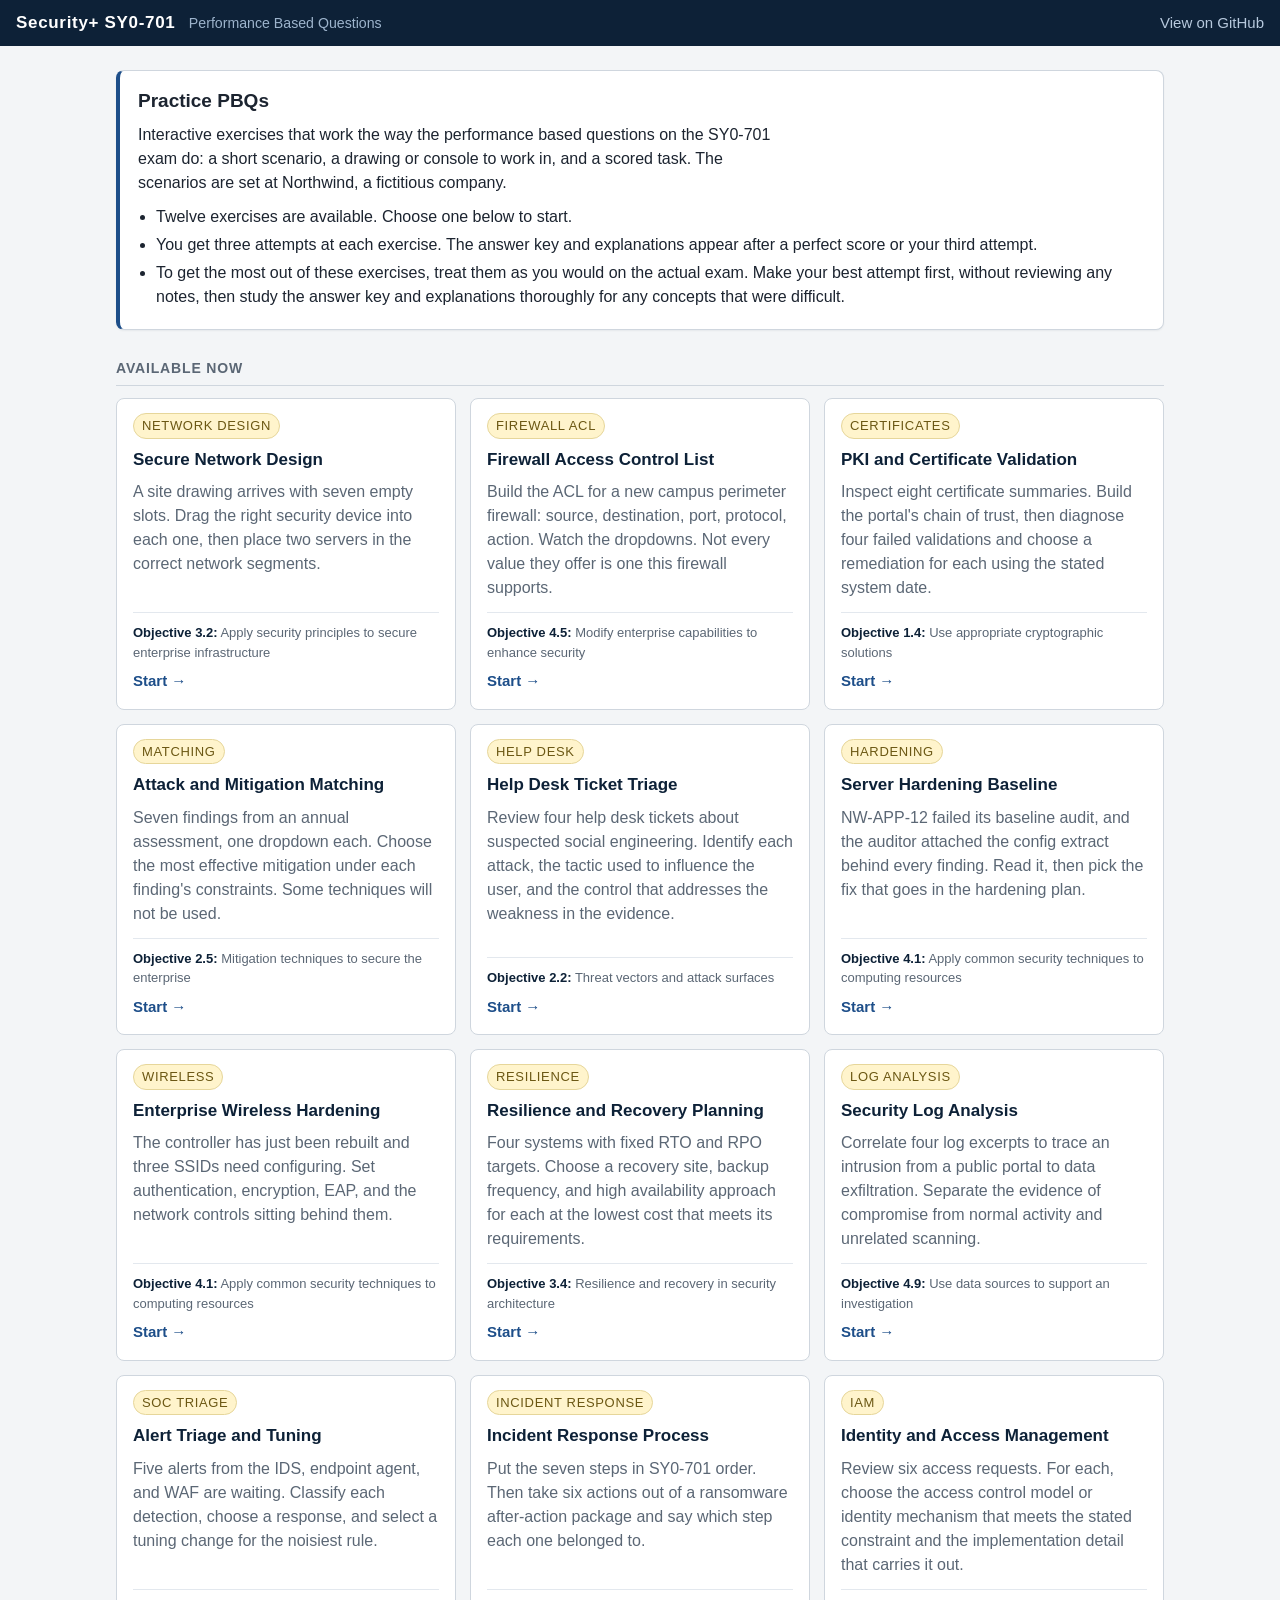
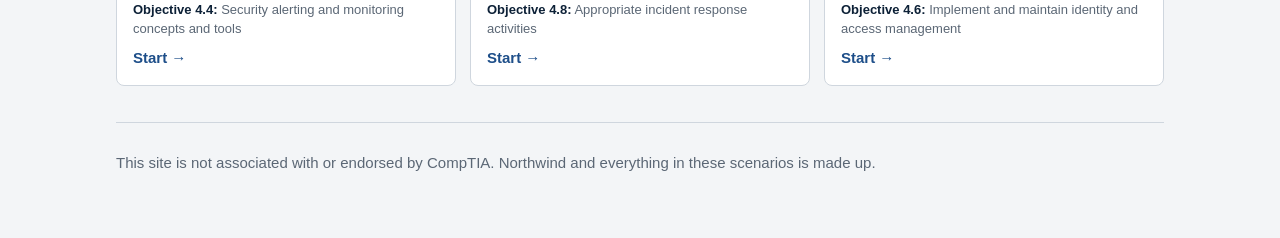
<file: index.html>
<!doctype html>
<html lang="en">
  <head>
    <meta charset="UTF-8" />
    <meta name="viewport" content="width=device-width, initial-scale=1.0" />
    <title>Security+ SY0-701 Performance Based Questions</title>
    <meta
      name="description"
      content="Interactive performance based questions to prepare for the CompTIA Security+ SY0-701 exam."
    />
    <link rel="stylesheet" href="assets/css/text-scale.css" />
    <style>
      :root {
        --navy: #0d2137;
        --ink: #1c2430;
        --muted: #5b6775;
        --line: #cfd6de;
        --paper: #f3f5f7;
        --white: #ffffff;
        --gold: #fff4cc;
        --info: #1d4e89;
        --shadow: 0 10px 30px rgba(13, 33, 55, 0.18);
        --focus: #7766cc;
      }

      * {
        box-sizing: border-box;
      }
      body {
        margin: 0;
        color: var(--ink);
        background: var(--paper);
        font-family: "Segoe UI", Tahoma, Geneva, Verdana, sans-serif;
        font-size: calc(16px * var(--scale-body, 1) * var(--scale-all, 1));
        line-height: 1.5;
      }
      a {
        color: var(--info);
      }
      :focus-visible {
        outline: 3px solid var(--focus);
        outline-offset: 2px;
      }

      .topbar {
        display: flex;
        align-items: baseline;
        gap: 12px;
        padding: 10px 16px;
        background: var(--navy);
        color: #d7e2ee;
        flex-wrap: wrap;
      }
      .brand {
        margin: 0;
        font-size: calc(17px * var(--scale-h1, 1) * var(--scale-all, 1));
        font-weight: 700;
        color: #fff;
        letter-spacing: 0.04em;
      }
      .brand small {
        font-weight: 500;
        color: #9db4cc;
        margin-left: 8px;
        letter-spacing: 0;
      }
      .spacer {
        flex: 1;
      }
      .topbar a {
        color: #b7c9dd;
        font-size: calc(15px * var(--scale-body, 1) * var(--scale-all, 1));
        text-decoration: none;
      }
      .topbar a:hover {
        color: #fff;
        text-decoration: underline;
      }

      .wrap {
        max-width: 1080px;
        margin: 0 auto;
        padding: 24px 16px 48px;
      }

      .intro {
        background: var(--white);
        border: 1px solid var(--line);
        border-left: 4px solid var(--info);
        border-radius: 8px;
        padding: 16px 18px;
        margin-bottom: 28px;
        box-shadow: 0 1px 2px rgba(13, 33, 55, 0.06);
      }
      .intro h2 {
        margin: 0 0 8px;
        font-size: calc(19px * var(--scale-h2, 1) * var(--scale-all, 1));
      }
      .intro p {
        margin: 8px 0 0;
        max-width: 72ch;
      }
      .intro p:first-of-type {
        margin-top: 0;
      }
      .intro ul {
        margin: 10px 0 0;
        padding-left: 18px;
      }
      .intro li {
        margin: 4px 0;
      }

      h3.domain {
        margin: 28px 0 12px;
        font-size: calc(14px * var(--scale-h3, 1) * var(--scale-all, 1));
        letter-spacing: 0.06em;
        text-transform: uppercase;
        color: var(--muted);
        border-bottom: 1px solid var(--line);
        padding-bottom: 6px;
      }

      .grid {
        display: grid;
        grid-template-columns: repeat(auto-fill, minmax(min(300px, 100%), 1fr));
        gap: 14px;
      }

      .card {
        display: flex;
        flex-direction: column;
        background: var(--white);
        border: 1px solid var(--line);
        border-radius: 8px;
        padding: 14px 16px 16px;
        text-decoration: none;
        color: inherit;
        transition:
          transform 0.12s ease,
          box-shadow 0.12s ease,
          border-color 0.12s ease;
      }
      .card:hover,
      .card:focus-visible {
        transform: translateY(-2px);
        box-shadow: var(--shadow);
        border-color: #6b7f94;
      }
      .card h4 {
        margin: 0 0 8px;
        font-size: calc(17px * var(--scale-h4, 1) * var(--scale-all, 1));
        color: var(--navy);
      }
      .card p {
        margin: 0 0 12px;
        font-size: calc(16px * var(--scale-prose, 1) * var(--scale-all, 1));
        color: var(--muted);
      }
      .card .obj {
        margin-top: auto;
        padding-top: 10px;
        border-top: 1px solid #e3e8ee;
        font-size: calc(13px * var(--scale-small, 1) * var(--scale-all, 1));
        color: var(--muted);
      }
      .card .obj strong {
        font-weight: 650;
        color: var(--navy);
      }
      .card .go {
        margin-top: 8px;
        font-size: calc(15px * var(--scale-body, 1) * var(--scale-all, 1));
        font-weight: 650;
        color: var(--info);
      }
      .card .go::after {
        content: " \2192";
      }
      .tag {
        display: inline-block;
        align-self: flex-start;
        margin-bottom: 8px;
        padding: 2px 8px;
        border-radius: 999px;
        background: var(--gold);
        border: 1px solid #e6d69a;
        font-size: calc(13px * var(--scale-small, 1) * var(--scale-all, 1));
        letter-spacing: 0.05em;
        text-transform: uppercase;
        color: #6b5713;
      }

      footer {
        margin-top: 36px;
        padding-top: 14px;
        border-top: 1px solid var(--line);
        font-size: calc(15px * var(--scale-body, 1) * var(--scale-all, 1));
        color: var(--muted);
      }
      .skip {
        position: absolute;
        left: -999px;
        top: 8px;
        background: var(--white);
        color: var(--navy);
        padding: 8px 12px;
        border-radius: 6px;
        z-index: 10;
      }
      .skip:focus {
        left: 8px;
      }
      @media (prefers-reduced-motion: reduce) {
        .card {
          transition: none;
        }
        .card:hover,
        .card:focus-visible {
          transform: none;
        }
      }

      @media (max-width: 520px) {
        .wrap {
          padding: 18px 12px 36px;
        }
      }
    </style>
  </head>

  <body>
    <a class="skip" href="#main">Skip to main content</a>
    <header class="topbar" role="banner">
      <h1 class="brand">
        Security+ SY0-701 <small>Performance Based Questions</small>
      </h1>
      <span class="spacer"></span>
      <a href="https://github.com/devurandom11/Security-Plus-PBQs"
        >View on GitHub</a
      >
    </header>

    <main id="main" class="wrap" tabindex="-1">
      <section class="intro" aria-labelledby="introTitle">
        <h2 id="introTitle">Practice PBQs</h2>
        <p>
          Interactive exercises that work the way the performance based
          questions on the SY0-701 exam do: a short scenario, a drawing or
          console to work in, and a scored task. The scenarios are set at
          Northwind, a fictitious company.
        </p>
        <ul>
          <li>
            Twelve exercises are available. Choose one below to start.
          </li>
          <li>
            You get three attempts at each exercise. The answer key and
            explanations appear after a perfect score or your third attempt.
          </li>
          <li>
            To get the most out of these exercises, treat them as you would on
            the actual exam. Make your best attempt first, without reviewing any
            notes, then study the answer key and explanations thoroughly for
            any concepts that were difficult.
          </li>
        </ul>
      </section>

      <h3 class="domain">Available now</h3>
      <div class="grid">
        <a class="card" href="network-diagram.html" aria-labelledby="cardNetworkDiagram">
          <span class="tag">Network design</span>
          <h4 id="cardNetworkDiagram">Secure Network Design</h4>
          <p>
            A site drawing arrives with seven empty slots. Drag the right
            security device into each one, then place two servers in the correct
            network segments.
          </p>
          <span class="obj"
            ><strong>Objective 3.2:</strong> Apply security principles to
            secure enterprise infrastructure</span
          >
          <span class="go">Start</span>
        </a>
        <a class="card" href="firewall-rules.html" aria-labelledby="cardFirewallRules">
          <span class="tag">Firewall ACL</span>
          <h4 id="cardFirewallRules">Firewall Access Control List</h4>
          <p>
            Build the ACL for a new campus perimeter firewall: source,
            destination, port, protocol, action. Watch the dropdowns. Not every
            value they offer is one this firewall supports.
          </p>
          <span class="obj"
            ><strong>Objective 4.5:</strong> Modify enterprise
            capabilities to enhance security</span
          >
          <span class="go">Start</span>
        </a>

        <a class="card" href="pki-chain.html" aria-labelledby="cardPkiChain">
          <span class="tag">Certificates</span>
          <h4 id="cardPkiChain">PKI and Certificate Validation</h4>
          <p>
            Inspect eight certificate summaries. Build the portal's chain of
            trust, then diagnose four failed validations and choose a
            remediation for each using the stated system date.
          </p>
          <span class="obj"
            ><strong>Objective 1.4:</strong> Use appropriate
            cryptographic solutions</span
          >
          <span class="go">Start</span>
        </a>
        <a class="card" href="attack-mitigation-match.html" aria-labelledby="cardAttackMitigationMatch">
          <span class="tag">Matching</span>
          <h4 id="cardAttackMitigationMatch">Attack and Mitigation Matching</h4>
          <p>
            Seven findings from an annual assessment, one dropdown each.
            Choose the most effective mitigation under each finding's
            constraints. Some techniques will not be used.
          </p>
          <span class="obj"
            ><strong>Objective 2.5:</strong> Mitigation techniques to
            secure the enterprise</span
          >
          <span class="go">Start</span>
        </a>
        <a class="card" href="ticketing-system.html" aria-labelledby="cardTicketingSystem">
          <span class="tag">Help desk</span>
          <h4 id="cardTicketingSystem">Help Desk Ticket Triage</h4>
          <p>
            Review four help desk tickets about suspected social engineering.
            Identify each attack, the tactic used to influence the user, and
            the control that addresses the weakness in the evidence.
          </p>
          <span class="obj"
            ><strong>Objective 2.2:</strong> Threat vectors and
            attack surfaces</span
          >
          <span class="go">Start</span>
        </a>
        <a class="card" href="system-hardening.html" aria-labelledby="cardSystemHardening">
          <span class="tag">Hardening</span>
          <h4 id="cardSystemHardening">Server Hardening Baseline</h4>
          <p>
            NW-APP-12 failed its baseline audit, and the auditor attached the
            config extract behind every finding. Read it, then pick the fix
            that goes in the hardening plan.
          </p>
          <span class="obj"
            ><strong>Objective 4.1:</strong> Apply common security
            techniques to computing resources</span
          >
          <span class="go">Start</span>
        </a>
        <a class="card" href="wireless-hardening.html" aria-labelledby="cardWirelessHardening">
          <span class="tag">Wireless</span>
          <h4 id="cardWirelessHardening">Enterprise Wireless Hardening</h4>
          <p>
            The controller has just been rebuilt and three SSIDs need configuring.
            Set authentication, encryption, EAP, and the network controls
            sitting behind them.
          </p>
          <span class="obj"
            ><strong>Objective 4.1:</strong> Apply common security
            techniques to computing resources</span
          >
          <span class="go">Start</span>
        </a>
        <a class="card" href="bcdr-planning.html" aria-labelledby="cardBcdrPlanning">
          <span class="tag">Resilience</span>
          <h4 id="cardBcdrPlanning">Resilience and Recovery Planning</h4>
          <p>
            Four systems with fixed RTO and RPO targets. Choose a recovery
            site, backup frequency, and high availability approach for each
            at the lowest cost that meets its requirements.
          </p>
          <span class="obj"
            ><strong>Objective 3.4:</strong> Resilience and recovery in
            security architecture</span
          >
          <span class="go">Start</span>
        </a>
        <a class="card" href="log-analysis.html" aria-labelledby="cardLogAnalysis">
          <span class="tag">Log analysis</span>
          <h4 id="cardLogAnalysis">Security Log Analysis</h4>
          <p>
            Correlate four log excerpts to trace an intrusion from a public
            portal to data exfiltration. Separate the evidence of compromise
            from normal activity and unrelated scanning.
          </p>
          <span class="obj"
            ><strong>Objective 4.9:</strong> Use data sources to support
            an investigation</span
          >
          <span class="go">Start</span>
        </a>
        <a class="card" href="ids-alert-triage.html" aria-labelledby="cardIdsAlertTriage">
          <span class="tag">SOC triage</span>
          <h4 id="cardIdsAlertTriage">Alert Triage and Tuning</h4>
          <p>
            Five alerts from the IDS, endpoint agent, and WAF are waiting.
            Classify each detection, choose a response, and select a tuning
            change for the noisiest rule.
          </p>
          <span class="obj"
            ><strong>Objective 4.4:</strong> Security alerting and
            monitoring concepts and tools</span
          >
          <span class="go">Start</span>
        </a>
        <a class="card" href="incident-response-order.html" aria-labelledby="cardIncidentResponseOrder">
          <span class="tag">Incident response</span>
          <h4 id="cardIncidentResponseOrder">Incident Response Process</h4>
          <p>
            Put the seven steps in SY0-701 order. Then
            take six actions out of a ransomware after-action package and say
            which step each one belonged to.
          </p>
          <span class="obj"
            ><strong>Objective 4.8:</strong> Appropriate incident
            response activities</span
          >
          <span class="go">Start</span>
        </a>
        <a class="card" href="auth-methods.html" aria-labelledby="cardAuthMethods">
          <span class="tag">IAM</span>
          <h4 id="cardAuthMethods">Identity and Access Management</h4>
          <p>
            Review six access requests. For each, choose the access control
            model or identity mechanism that meets the stated constraint and
            the implementation detail that carries it out.
          </p>
          <span class="obj"
            ><strong>Objective 4.6:</strong> Implement and maintain
            identity and access management</span
          >
          <span class="go">Start</span>
        </a>
      </div>

      <footer>
        <p>
          This site is not associated with or endorsed by CompTIA. Northwind and
          everything in these scenarios is made up.
        </p>
      </footer>
    </main>
  </body>
</html>
</file>
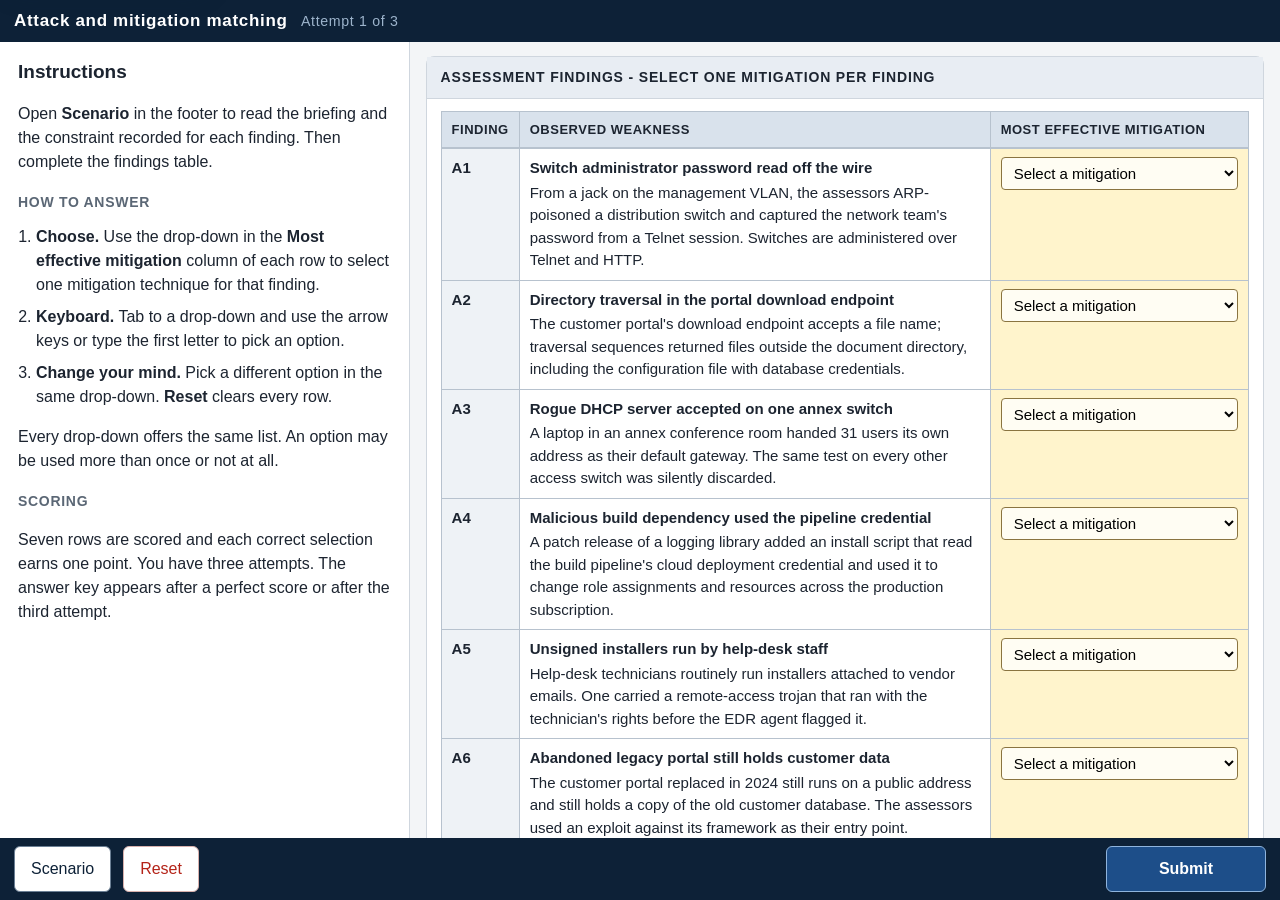
<file: attack-mitigation-match.html>
<!DOCTYPE html>
<html lang="en">
<head>
  <meta charset="utf-8" />
  <meta name="viewport" content="width=device-width, initial-scale=1" />
  <title>Attack and Mitigation Matching</title>
    <link rel="stylesheet" href="assets/css/text-scale.css" />
  <style>
    :root {
      --navy: #0d2137;
      --ink: #1c2430;
      --muted: #5b6775;
      --line: #cfd6de;
      --paper: #f3f5f7;
      --white: #ffffff;
      --gold: #fff4cc;
      --deny: #b42318;
      --shadow: 0 10px 30px rgba(13, 33, 55, .18);
      --focus: #7766cc;
    }
    * { box-sizing: border-box; }
    html, body { height: 100%; }
    html { scroll-behavior: smooth; }
    body {
      margin: 0;
      color: var(--ink);
      background: var(--paper);
      font-family: "Segoe UI", Tahoma, Geneva, Verdana, sans-serif;
      font-size: calc(16px * var(--scale-body, 1) * var(--scale-all, 1));
      line-height: 1.5;
    }
    button, select { font: inherit; }
    button { cursor: pointer; }
    :focus-visible {
      outline: 3px solid var(--focus);
      outline-offset: 2px;
    }
    .sr-only {
      position: absolute;
      width: 1px;
      height: 1px;
      padding: 0;
      margin: -1px;
      overflow: hidden;
      clip: rect(0, 0, 0, 0);
      clip-path: inset(50%);
      white-space: nowrap;
      border: 0;
    }
    .skip-link {
      position: absolute;
      left: 8px;
      top: -60px;
      z-index: 30;
      padding: 8px 12px;
      background: #fff;
      color: var(--navy);
      border-radius: 6px;
      box-shadow: var(--shadow);
    }
    .skip-link:focus { top: 8px; }
    .screen { display: none; height: 100%; }
    .screen.active { display: flex; flex-direction: column; }
    .primary, .ghost, .danger {
      border-radius: 6px;
      padding: 10px 16px;
      border: 1px solid transparent;
    }
    .primary {
      background: #1d4e89;
      border-color: #8fb4dd;
      color: #fff;
      font-weight: 650;
      min-width: 160px;
    }
    .primary:hover { background: #163a66; }
    .ghost {
      background: var(--white);
      border-color: #6b7f94;
      color: var(--navy);
    }
    .ghost:hover { background: #eef3f8; }
    .danger {
      background: #fff;
      border-color: #d7b0ac;
      color: var(--deny);
    }
    .topbar, .bottombar {
      display: flex;
      align-items: center;
      gap: 12px;
      padding: 8px 14px;
      background: var(--navy);
      color: #d7e2ee;
      flex-wrap: wrap;
    }
    .brand { margin: 0; font-size: calc(17px * var(--scale-h1, 1) * var(--scale-all, 1)); font-weight: 700; color: #fff; letter-spacing: .04em; }
    .brand small { font-weight: 500; color: #9db4cc; margin-left: 8px; }
    .spacer { flex: 1; }
    .workspace {
      flex: 1;
      display: grid;
      grid-template-columns: minmax(300px, 32%) 1fr;
      min-height: 0;
      overflow: hidden;
    }
    .instructions {
      background: var(--white);
      border-right: 1px solid var(--line);
      padding: 16px 18px 24px;
      overflow: auto;
    }
    .instructions h2 { margin: 0 0 10px; font-size: calc(19px * var(--scale-h2, 1) * var(--scale-all, 1)); }
    .instructions h3 { margin: 18px 0 6px; font-size: calc(14px * var(--scale-h3, 1) * var(--scale-all, 1)); letter-spacing: .05em; text-transform: uppercase; color: var(--muted); }
    .instructions p, .instructions li { font-size: calc(16px * var(--scale-prose, 1) * var(--scale-all, 1)); }
    .requirements { margin: 12px 0 0; padding-left: 18px; }
    .requirements li { margin: 8px 0; }
    .main {
      padding: 14px 16px 20px;
      overflow: auto;
    }
    .panel {
      background: var(--white);
      border: 1px solid var(--line);
      border-radius: 8px;
      margin-bottom: 14px;
    }
    .panel h3 {
      margin: 0;
      padding: 10px 14px;
      font-size: calc(14px * var(--scale-h3, 1) * var(--scale-all, 1));
      letter-spacing: .06em;
      text-transform: uppercase;
      background: #e8edf3;
      border-bottom: 1px solid var(--line);
    }
    .panel-body { padding: 12px 14px; }
    .table-wrap { overflow-x: auto; }
    table.matrix {
      width: 100%;
      min-width: 640px;
      border-collapse: collapse;
      font-size: calc(15px * var(--scale-table, 1) * var(--scale-all, 1));
    }
    table.matrix th, table.matrix td {
      border: 1px solid #b7c2ce;
      padding: 8px 10px;
      text-align: left;
      vertical-align: top;
    }
    table.matrix thead th {
      background: #d9e2ec;
      font-size: calc(13px * var(--scale-table, 1) * var(--scale-all, 1));
      letter-spacing: .04em;
      text-transform: uppercase;
      vertical-align: middle;
    }
    table.matrix th.col-ref { width: 56px; }
    table.matrix th.col-fix { width: 32%; }
    table.matrix tbody th {
      background: #eef2f6;
      font-weight: 700;
      white-space: nowrap;
    }
    td.finding .f-title {
      display: block;
      font-weight: 700;
      margin-bottom: 2px;
    }
    td.pick { background: var(--gold); vertical-align: middle; }
    td.pick select {
      width: 100%;
      min-width: 0;
      padding: 6px 8px;
      border: 1px solid #8a7440;
      background: #fffdf3;
      border-radius: 4px;
    }
    .hint {
      margin: 10px 0 0;
      font-size: calc(15px * var(--scale-small, 1) * var(--scale-all, 1));
      color: var(--muted);
    }
    .bottombar { justify-content: flex-start; }
    .scorepill {
      background: #081524;
      border: 1px solid #2a4663;
      padding: 4px 10px;
      border-radius: 4px;
    }
    .modal {
      display: none;
      position: fixed;
      inset: 0;
      background: rgba(8, 16, 28, .55);
      z-index: 20;
      align-items: center;
      justify-content: center;
      padding: 20px;
    }
    .modal.open { display: flex; }
    .modal-card {
      width: min(880px, 100%);
      max-height: 90vh;
      overflow: auto;
      background: #fff;
      border-radius: 8px;
      box-shadow: var(--shadow);
    }
    .modal-head {
      display: flex;
      align-items: center;
      padding: 10px 14px;
      background: var(--navy);
      color: #fff;
    }
    .modal-head h2 { margin: 0; font-size: calc(16px * var(--scale-body, 1) * var(--scale-all, 1)); font-weight: 700; }
    #confirmModal .modal-card { max-width: 420px; }
    .confirm-actions {
      display: flex;
      justify-content: flex-end;
      gap: 10px;
      margin-top: 16px;
    }
    .modal-body { padding: 14px 16px 20px; }
    .modal-body p { font-size: calc(16px * var(--scale-prose, 1) * var(--scale-all, 1)); }
    .modal-body .sc-h { margin: 18px 0 6px; font-size: calc(14px * var(--scale-h3, 1) * var(--scale-all, 1)); letter-spacing: .05em; text-transform: uppercase; color: var(--muted); }
    .modal-body .sc-list { margin: 0; padding-left: 22px; }
    .modal-body .sc-list li { margin: 8px 0; font-size: calc(16px * var(--scale-prose, 1) * var(--scale-all, 1)); }
    .results-wrap {
      width: min(1000px, 100%);
      margin: 0 auto;
      padding: 20px 16px 40px;
    }
    .score-hero {
      background: var(--white);
      border: 1px solid var(--line);
      border-radius: 8px;
      padding: 22px 24px;
    }
    .score-hero h1 { margin: 0 0 6px; font-size: calc(22px * var(--scale-h1, 1) * var(--scale-all, 1)); }
    .big-score { font-size: calc(42px * var(--scale-score, 1) * var(--scale-all, 1)); font-weight: 750; margin: 8px 0; }
    .score-hero p { color: var(--muted); margin: 0 0 16px; }
    .result-actions { display: flex; gap: 10px; flex-wrap: wrap; }
    .answer-key {
      margin-top: 14px;
      background: var(--white);
      border: 1px solid var(--line);
      border-radius: 8px;
      padding: 18px 20px 22px;
    }
    .answer-key h2 { margin: 0 0 6px; font-size: calc(20px * var(--scale-h2, 1) * var(--scale-all, 1)); }
    .answer-key h3 { margin: 18px 0 6px; font-size: calc(16px * var(--scale-h3, 1) * var(--scale-all, 1)); }
    .answer-key .table-wrap { margin-bottom: 6px; }
    .answer-key ol { margin: 0; padding-left: 22px; }
    .answer-key li { margin: 10px 0; font-size: calc(16px * var(--scale-prose, 1) * var(--scale-all, 1)); }
    table.key {
      width: 100%;
      border-collapse: collapse;
      font-size: calc(15px * var(--scale-table, 1) * var(--scale-all, 1));
    }
    table.key th, table.key td {
      border: 1px solid #b7c2ce;
      padding: 7px 8px;
      text-align: left;
    }
    table.key thead th {
      background: #d9e2ec;
      font-size: calc(13px * var(--scale-table, 1) * var(--scale-all, 1));
      letter-spacing: .04em;
      text-transform: uppercase;
    }
    @media (max-width: 980px) {
      html, body { height: auto; }
      .screen.active { height: auto; min-height: 100vh; }
      .workspace { grid-template-columns: minmax(0, 1fr); overflow: visible; }
      .instructions { border-right: 0; border-bottom: 1px solid var(--line); max-height: none; overflow: visible; }
      .main { min-width: 0; overflow: visible; }
    }
    @media (forced-colors: active) {
      td.pick { border: 3px solid ButtonText; }
      td.pick select { border: 2px solid ButtonText; }
    }
    @media (prefers-reduced-motion: reduce) {
      html { scroll-behavior: auto; }
    }
  </style>
</head>
<body>
  <section id="exam" class="screen active">
    <a class="skip-link" href="#main">Skip to the findings table</a>
    <header class="topbar">
      <h1 class="brand" id="examTitle" tabindex="-1">Attack and mitigation matching <small id="attemptLabel">Attempt 1 of 3</small></h1>
      <div class="spacer"></div>
    </header>

    <div class="workspace">
      <aside class="instructions" tabindex="0" aria-label="Instructions">
        <h2>Instructions</h2>
        <p>Open <strong>Scenario</strong> in the footer to read the briefing and the constraint recorded for each finding. Then complete the findings table.</p>
        <h3>How to answer</h3>
        <ol class="requirements">
          <li><strong>Choose.</strong> Use the drop-down in the <strong>Most effective mitigation</strong> column of each row to select one mitigation technique for that finding.</li>
          <li><strong>Keyboard.</strong> Tab to a drop-down and use the arrow keys or type the first letter to pick an option.</li>
          <li><strong>Change your mind.</strong> Pick a different option in the same drop-down. <strong>Reset</strong> clears every row.</li>
        </ol>
        <p>Every drop-down offers the same list. An option may be used more than once or not at all.</p>
        <h3>Scoring</h3>
        <p>Seven rows are scored and each correct selection earns one point. You have three attempts. The answer key appears after a perfect score or after the third attempt.</p>
      </aside>

      <main class="main" id="main" tabindex="-1">
        <h2 class="sr-only">Findings and mitigation selections</h2>
        <div class="panel">
          <h3>Assessment findings - select one mitigation per finding</h3>
          <div class="panel-body">
            <div class="table-wrap" tabindex="0" role="group" aria-label="Findings table, scrolls sideways on narrow screens">
              <table class="matrix" id="matrix">
                <caption class="sr-only">Seven assessment findings, each with a drop-down for selecting the most effective mitigation technique.</caption>
                <thead>
                  <tr>
                    <th scope="col" class="col-ref">Finding</th>
                    <th scope="col">Observed weakness</th>
                    <th scope="col" class="col-fix">Most effective mitigation</th>
                  </tr>
                </thead>
                <tbody></tbody>
              </table>
            </div>
            <p class="hint" id="matrixHint">The drop-downs in the Most effective mitigation column are scored. Check the Scenario for the constraint that applies to each finding.</p>
          </div>
        </div>
      </main>
    </div>

    <footer class="bottombar">
      <button type="button" class="ghost" id="btnScenario">Scenario</button>
      <button type="button" class="danger" id="btnReset">Reset</button>
      <div class="spacer"></div>
      <button type="button" class="primary" id="btnGrade">Submit</button>
    </footer>
  </section>

  <section id="results" class="screen" aria-hidden="true" inert hidden>
    <header class="topbar">
      <div class="brand">Attack and mitigation matching <small>Score</small></div>
      <div class="spacer"></div>
      <div class="scorepill" id="scorePill" aria-hidden="true"></div>
    </header>
    <div class="results-wrap" role="region" aria-labelledby="scoreTitle">
      <div class="score-hero">
        <h1 id="scoreTitle" tabindex="-1">Score</h1>
        <div class="big-score" id="bigScore"></div>
        <p id="bestScore"></p>
        <p id="resultMessage"></p>
        <div class="result-actions">
          <button type="button" class="primary" id="btnRetry">Try again</button>
          <button type="button" class="ghost" id="btnRestart" hidden>Restart exercise</button>
        </div>
      </div>
      <div id="answerKey"></div>
    </div>
  </section>

  <div class="modal" id="scenario" role="dialog" aria-modal="true" aria-labelledby="scTitle" aria-describedby="scDesc" aria-hidden="true" inert>
    <div class="modal-card" tabindex="0">
      <div class="modal-head">
        <h2 id="scTitle">Scenario</h2>
        <div class="spacer"></div>
        <button type="button" class="ghost" data-close="scenario">Close</button>
      </div>
      <div class="modal-body">
        <p id="scDesc">Briefing and per-finding constraints for the Northwind remediation exercise.</p>
        <p>Northwind's annual assessment produced seven findings, each tied to an attack that was carried out or demonstrated. You sit on the remediation board, which funds exactly one mitigation technique per finding.</p>
        <p>For each finding, select the technique that most directly closes the path the assessors used. Do not propose a control the assessors recorded as already in place, and do not pick a technique that would make a system the business still needs unusable.</p>
        <h3 class="sc-h">Findings and recorded constraints</h3>
        <ol id="scFindings" class="sc-list"></ol>
      </div>
    </div>
  </div>

  <div class="modal" id="confirmModal" role="alertdialog" aria-modal="true" aria-labelledby="confirmTitle" aria-describedby="confirmBody" aria-hidden="true" inert>
    <div class="modal-card" tabindex="0">
      <div class="modal-head">
        <h2 id="confirmTitle">Confirm</h2>
      </div>
      <div class="modal-body">
        <p id="confirmBody"></p>
        <div class="confirm-actions">
          <button type="button" class="ghost" id="confirmCancel">Cancel</button>
          <button type="button" class="primary" id="confirmOk">Submit</button>
        </div>
      </div>
    </div>
  </div>

  <p class="sr-only" id="actionStatus" role="status" aria-live="polite"></p>

<script>
function _0x3cf8(){var _0x18436c=['lcbHihbHEwW','vK9qrwu','BIbLDMvYEsa','CMLUzYbPDca','z2LUzYbSAwi','rfLvCuC','y2GGDgvTCgW','y2HHBMDL','whPIA3G','B2jSAwDHDgK','zxj2AxnLzca','zMLNDxjHDgK','zIbZDxbWB3i','CNjPzwqGysa','AxqGAgfKihi','Awq9iG','pc9ZCgfUpG','Aw5Uzxjive0','C29SyxrLzca','CgLWzwXPBMu','zwvUihjLC2u','ihn0yxLLzca','y2nLC3mGDhi','BvHWyKq','zs13CMfWiIa','AxnVBMvKige','AxrZignYzwq','tM8Gyxr0zw0','vgHLigf0Dge','quHns1G','C2vYDMvYige','y29UzMLYBu8','zM9YihrOAxm','zw0GAgfZig4','Ag9ZzsbLEha','Agf0ihnLz20','AgvYihDVDwW','AKrNqK4','DwzQrve','CMuGyxzHAwW','ChrZihjLBwe','DhDVigP1Bxa','u3DPDgnOige','CMvTB3zLqxq','C3rPBgWGAg8','ywTXEge','pc90zd48l3q','zwqGzMLYzxC','yxbWCM92zwq','BMqGDgHLigu','phnLy3rPB24','B21LCIbWB3i','D29YAYbHCYa','DhrLBxb0','DgXLiJ4','lwXPBMuGyw4','C2vKihnLCNy','C2vNBwvUDcW','mtK5nte2vurVwNHm','B2XKCYbpD24','ihrOyxqGzgu','zxK8l2GYpG','Aw9UihrLy2G','ihbHC3qGzw4','ignVBw1HBMq','ihvZzwqUia','C2vSzwn0','igDYB3vWlca','yNnLCNzLzca','sxnVBgf0Aw8','wwrVwxm','Aw9UigzPBgu','CML2AwXLz2u','AgvKigfUzca','yw0GA2vLChm','Aw5PC3rYyxq','zYbVBMuGDgG','ifrOzsbIDwK','Ed0IlteIxsK','BLzMv3C','BgvUignVChK','zsbJB3jYzwm','zNvUy3rPB24','zsb0zwnOBMK','ywjHC2uGy3i','ig93BIbHzgq','zhvSzwqU','A2v5iJ4','z2f0Aw9Uige','vgHLihn5C3q','DgHHDcbPCYa','DhrHy2HLzca','yw5JzwW','C2v0vgLTzw8','DLnWz0G','zsbWyxrJAgK','zd0I','ig5LDMvYigW','BguGDgHHDca','BwvYihnLC3m','DgHPBMCSigi','EgH0q1q','ihnLC3nPB24','BYb0AguGCMu','BM90ihvUzg8','DgLVBIbZDwi','DMvYifrLBg4','w2rHDgeTy2W','mZLHt3DoqM0','DM5pz2u','Cg9YDhmGu1m','C2vKigfUigu','zcbKzxbSB3K','Dcb0AguGzgu','Ac4GvgHLige','AKzdqLe','Eg9Xsfa','AgLWlIbuAgu','pc9KAxy+','BM8Gy3vZDg8','AxqGzM91BMq','B3LLzcbHBMq','zMf1BhqGz2e','ChbVCNrLzca','qMjtwgm','C2v0qxr0CMK','zgfYzcbHy2m','Aw9Uig1Lyw4','Aw5ZDgfSBgu','B2ySig9Yig0','DguGD2fZig4','ihjLBwfPBMK','Dhj1zq','ouvPrxLKyG','BwLU','DcbLDMvYEsa','DgHLAxiGzw4','vw5ZAwDUzwq','y29TCgXLDgu','AguGzML4igK','Axb0Aw9UlIa','C2LVBMLUzW','Aw9UlIbtD2K','B3iGzwfJAca','z2v0sxrLBq','yxjPys1OAwq','jMX0oW','yxr1CW','vvLWD3y','venqlZq0nsa','y2XVC2vKlxm','C3rVCcbPBMi','vgHLihbPCgu','DgX5lG','AxrJAcbHBMq','z2f0Aw9Uihm','CgXVExmGB24','BhKGBwfUywC','B3vYy2uGDMu','sw4GysbZDxa','mtGXodq0ogPguLbesG','igvUzhbVAw4','BgfZDfnJB3i','tLnLr1O','AM9PBG','pc9VBd4','zwvYigLUC2K','igeGzgLZCg8','vfrqlG','DgfSj3mGzg8','DxnLzcb2ywW','DMvYC2fSihm','CMLV','B3jRC3rHDgK','yMvKyNK9iM0','iefdtcbHCMu','yxqGBwfUywC','vxnLigf0Dgu','ihvUzg9Uzs4','zYbWB3j0CYa','ywr5igrLCgW','igvUy3j5Chq','DhDVCMSGDgu','Bgf0ztSGB24','CYbTyw5Hz2u','uvLIwwO','igzYyw1LD28','igLUidqWig0','DgHLihbLCM0','ifrOzsbTyw4','zwn0B3jbBgW','uMfUC29TD2e','suzqzxG','swfjCLi','zwn0B3i','yxvZzsb0Agu','AxzPBgvNzq','BMfNzw1LBNq','Aw5NigL0lIa','CYbIDwLSzca','ig9UzsbHCha','igL0zw1Zige','BguGywnJzxm','zxnZlxn3Axq','lcbIzwnHDxm','AguGC3DPDgm','yNrUuMvZzxq','Aw9UCYbHCMu','BwfW','BNmGyxjLige','lcbnB3n0igu','yxqGywXSlca','AYbPBIbVBMu','DxjJzsbNCM8','ihrHyMXLlca','ihDPDgGGzge','Bg90wfa','BgvMDcb0BYa','Cg9YDcbHBMq','ihDLyIbHCha','ywXSzxjZige','igjVDgGGy28','BYbTyw5Hz2u','CYbOyw5KBgu','ihjLywnOigu','DgHLihbPCgu','DgLHBcbZDge','pc9ZzwXLy3q','B2XLigfZC2K','AgvSzcb0Agu','EsbVBIb0Age','ignVBxbSzxq','igL0igLZig0','D25SB2fKigu','DcWGyMvJyxu','D2vHA25LC3m','zgvUDgLHBca','yxrPB24Gyw4','CxvLCNLtzwW','CYbbuLaTCg8','mxW1Fdj8nhW','yxzLihrOzsa','BgWGCNvSzsa','w3rHyMLUzgu','igj1AwXKihi','AgfZigHHzca','zw50igHHCYa','BIb0DxjUAw4','zxHWBgfUyxq','BIWGyNv0ihq','Aw5NihrOzsa','CgXHy2uSihm','DcbKzxrLy3q','igfUzcbivfq','C3DLCNm','zwnOBMLJAwe','qsbWyxrJAca','DgLHBhmUifq','AxnWB3nLzca','BIbMCM9Tihu','BMnKEuC','yxnZzxnZB3i','ANPOsKC','ihbVCNrHBca','phnLBgvJDca','ievUzhbVAw4','whvOvxq','DMvYig5Lzwq','zxiGAg9SzgK','yxnZAwDUBwu','DMfSDwu9iIi','zw1VDMvZihq','CYbUzxzLCIa','ig9MigL0CYa','u3vIBwL0','ihDVCMTZDge','C2HPzNrlzxK','BMqGBM8GDgu','ic0G','C3DVCMqGzNi','BMCU','tM8GD29YA3m','zwvYihrViha','zg1PBMLZDhi','BgLLzcWGC28','B3v0C2LKzsa','C2nVCMvuAxq','B3rOzxiGD28','yw5KihvZzwq','CYb3AwXSihm','B3DUlG','mLvnsNf2DG','ChvYCg9ZzsW','zhvJDc4GvgG','ihrVigfKBwK','CLDoEu8','Bg9PDgf0Aw8','y29UzMLYBum','Esb0CMf2zxi','ihrOAxmGDhi','tKjIuNy','BMC8l3rOpJW','sgvSCc1Kzxm','BMqGAxrZihy','C2nYB2XSCYa','DhmGy29WEsa','ignVDwXKig4','ywjLBa','B25ZihrYyxy','AgvYigzPEgu','Dgf0Aw9Uig4','lM1VzgfS','Dci+','Axr0zwqGBwe','B3nLxq','C3rYAw5NAwy','CYbHBMqGDgG','zwqGCMvWBge','ywDLBwvUDca','q29UzMLNDxi','zhKGBgLTAxq','q2XLyxiGywW','BwfSBcWGA24','CMvKzw50Awe','DgfIAw5KzxG','rwXvywu','y2f1C2uGAxq','CMvZDwX0twu','twf0y2HbDhq','iJ48DgfIBgu','Aw9UiIbHCMK','B3j0ywWGBxu','BguGA2vLCgK','igLZigfSCMu','y2HUAwnPyw4','BgLUzsbJCMu','AcbUBYb3yxK','Acb3yxmGC2K','z2f0Aw9Uigy','CYbOyxzLigi','EeHUyKm','DgjVzhK','B3qGyxzHAwW','BgLJigfKzhi','zxf1zw5Jzxm','mZzpwe13Cwe','CYbHBhjLywq','BM5LEcbJB24','Dg8GDMvUzg8','AguGyNvPBgq','sKvvsuG','BMrVCIbWCM8','B2r5','ihnLz21LBNq','AgLNAfnJB3i','BguGyxnZAwC','ywn0AxzL','ihjLBgvHC2u','C3DLCIbRzxK','igjLzM9Yzs4','Aw5LCNq','C3rHBMrHCMq','Cc4Gu2vNBwu','qsbSyxb0B3a','CYbLBMfIBgK','zsbYB2D1zsa','yxrHyMfZzs4','AwnLigfUzca','C3qGC3rPBgW','D2vYzwqUia','CIb0AguGDhi','Aw5PBMCU','Aw5WDxqSihq','B3CIpG','zsbVBgqGy3u','DdWVAdm+','z25LzcbVBMW','igf0DgvTChq','C3rYyxrPB24','pc9Zzwn0Aw8','zsbJCMvKzw4','zxHLy3v0ywi','DhrhANq','yxrVCIbWyxm','rw5JCNLWDgK','zwfJAcbQB2i','zcb3B3jRC3q','y29Uy2f0','CYbKzxn0CM8','AguGCg9YDge','vu5LDxK','vgHLihrLy2G','zwrLBNrPywW','zw50igz1CNq','C2uGDgHLiha','ihjLy29Yzgu','zhrZAg8','CMvTB3zL','tLzzBfa','ihjLywqGAxq','zcb0AguGBMu','BMLZDgvYihq','ignOyw5Nzwq','zsbHzg1PBMK','yNrUuMvZDge','ysbMAwXLig4','ihbLCM1PDhq','CYbZy29WAw4','zguGB25Lihm','igjLy2f1C2u','zc4Grw5JCNK','ywqGB2zMihq','CIb1BMXLC3m','ywqGD2fZiha','ChrPBMCGC3C','zsbWCM9KDwm','yNrUuMv0CNK','zw50','ihnUB29WAw4','yw1bCwS','zM9Yy2LUzYa','CMLWDcb0Age','ywXSB3CGBgK','C3DLCNmGyxi','vgfI','CMvWBgfJzq','zxnWB25Zzq','EKXlvvi','vxnLza','pgGZpK1PDgK','B2nVBhm','AxnZAw5Nigy','zcbHCYbHBhi','DfD2q0K','BIbPCYbHBhi','zcbSzwDHy3K','zw50AwfSigG','igHLBhaGyMu','AxnHyMXPBMC','B3DUihjLC28','zgvUDgLHBa','B25NpG','zgj5psjHBNm','C2vNBwvUDc4','lIbpBMuGy2e','ywrKrxzLBNq','zxHHBvrPDgW','ntvrquD6svK','pgGZpLDOEsa','icHfrfiPige','DgnOzxmGyxi','BNrcEuLK','ihn0zxaUieK','CYbHCMuGzNu','C3rHBgWGC2m','AguGD2LYzq','ic8G','m3WW','zMvYzw5Jzsa','ignHChr1CMu','CMfIAwXPDhK','yNrUu2nLBMe','ywLUzxiGD2e','yNrUr3jHzgu','yxr0zw1WDhm','ysb5zwfYige','B2XrBei','BM90ihnLzw4','DMvYihnJAgu','BMCGCMvHBca','igLUigvHy2G','qwjHBMrVBMu','w2HYzwzDlca','igLUC2LKzsa','ihvZzwqGywW','igj1DcbUB3q','AgLWlG','CgvU','v29YA3n0yxq','B24+','yMXLzf0Plca','qvz3tuS','zsbZDwjZy3i','BMCIpJXZCge','AgLKzgvU','DgLNyxrPB24','y29UzMLYBvq','ywjLBd0Iqw4','zxiGCMLNAhq','yxjPys1PBNy','C2nVCMvqAwW','B2PHBIbVBMW','DhLPy0S','ndi5nZe4Au10C2jk','zcbIEsbHigm','AxnjBNrLz2u','yxr0zw1WDeW','CYbVD24Gy28','AxrSzq','igrHDgeSige','zxqGyw5KieG','CYbVBIb0Agu','jMD0oW','zMLUzgLUzZW','ywjLBd0IrMK','CIbwtefoCYa','BcbKB3DUBg8','rxnJyxbL','lcb0AguGzMK','zMLSzs1ZAge','igfUEsb1BMe','CMSGAxmGCge','z290','lM1VzgfSlM8','ucbTyw5Hz2u','zxzLCIbHCha','ig9YigeGDgK','ihbPCgvSAw4','Aw5NigLZig4','rxrrtgi','DMfSDwu','B24GysbWDwi','Aw5JBhvKAw4','zsbuzwXUzxq','igfUzcbZCgW','C2nLBMfYAw8','igLZigLUihy','ig1PDgLNyxq','y2XPy2S','z3b5ufy','AguGC2fTzsa','igLUigfUige','igL0ihrVigm','ifrOzsbHC3m','qwPothm','DgHLignVBNq','Aw9U','CgXHBMf0Aw8','CYbVD25LCNm','DxaSigj1Dca','Bwf0DgvYzwq','Bsb0AguGDhC','q1fjvMG','rxzLCNKGC3C','ywjSzsbIzwW','B3CU','CIbHBMqGDgG','Aw5LigfUzca','BgvUz3rO','D2fZig5LDMu','vgHLigzYyw0','phrYpJX0Aca','zM9YrwfJAa','CMvHy2GGyw4','A2v5zg93BG','yNjLywSGDgG','BcbVzIb5B3u','DgvUDgLVBIa','zcWGC28Gzw4','B2fKig9Uig8','igzSywDNzwq','yM9KEq','ENLsyw0','AxrJAcbHzg0','ywn0AxzLrwW','vgvzr1G','phrIB2r5pG','vwTbDfO','zwqGB24GB24','qwzIzuG','igv2zxj5ihC','zxnZB3jZihu','sg9ZDc1Iyxm','DgHLigv4Cg8','C2v0sxrLBq','qw5ZD2vYigS','zxH0yxjLysW','wLn6twC','C3m9iNrHyMW','igrHDgfIyxm','zYbVzMyGDgG','tM9YDgH3Aw4','ignSB3nLigK','BYb0AguGDgu','yxjKihrLBxa','DgfIyxnLigm','BgrZigeGy28','z1fVuhC','AYb0zwnOBMK','ChmGChjVCge','BMqGCgf0y2G','D29YA3n0yxq','pc90Ad4','Aw9UCYbPBIa','y29SiJ5nAxq','DxqGDgHLAxi','zcbICM93C2u','B2rHBa','B2yGDg9VBhm','B3zLzcbJB24','DgHLihDOB2W','B3DUihnLDca','BIbMB3iGysa','y3vZDg9Tzxi','EhnOvNK','B21LCIbKyxq','DxnPBMvZCYa','BwvUDcbJCMu','DcbMAw5KAw4','vwv1ELK','D2vSDMuGC3u','ig5LzwrZlca','igL0C2vSzI4','zwfJAgvKidy','iIbKyxrHlwK','D29YAYb0zwe','C2vYCYbPDhm','tgvHC3qGChi','EhbSB2L0ige','zsb0zw1WBge','Axr0Aw5Nihq','BguGzNjVBsa','l2GZpG','yMT4BgC','BM93BMvKlca','zsb0AguGruq','CMuGDw5HBNm','CMLUzYbZzxi','DhmGC3rHBMq','zZWVy2fWDgK','vfaGD2L0Ag8','zwXLy3rPB24','Aw9Uig5Pz2G','zNjVBsb1C2u','igfSCMvHzhK','BIb3B3vSzca','q0WGywXYzwe','AguGDNvSBMu','EsbHzNrLCIa','yNKGAgvSCc0','uMvZzxq','ihnTywXSzxi','igrHDgeGAxm','pc90zd48Dgq','z2v0rwXLBwu','D3jbBgy','zw1LBNq','zwfKEsbPBIa','BwvUDcb0BYa','r0zTrxC','wKTVwhm','AgvYigfJy2u','Bg95CYbVBMu','zw1LBNqUieq','ignSyxnZpsi','zgvWzw5Kzw4','mtu2mda2ourOtMDqAW','C3rHDgLVBNm','B3zLzcb0BYa','C3nLC3nTzw4','BNjTBgG','yNv0Dg9UoM4','uu1JBgu','DgHLigfWChi','yMXLihnLCNy','qxr0zw1WDhm','qxbWBgLJyxq','yw4Gy2XHC3m','yw5ZD2vYs2u','y2XHC3nmAxm','DgHLAxiGzgu','Awn0Aw1ZihC','BgLJyxrPB24','y3vYzwX5igq','CIbLBwfPBhm','CMvTB3rLlwe','B3iGCM9Szsa','B24GAgfKige','C2ngAw5KAw4','rvDPwg4','DgHLigrVy3u','DYbSAxn0','CKzWEwG','mJKYndm2ng5SwMz6sG','CMvZigTLzxa','DMvYCYbZDg8','AwDHDgLVBJW','zMXHz2DLzca','ChjVzhvJDgK','lJWVC3rYB24','CIbLywnOige','BNrHAw5LCIa','ihj1BNmGyxm','igrPC3rYAwi','EK5Uvvm','t1b6t1i','BgWGCNvUCYa','ChjVDgvJDgu','ihrOzsbJCMu','u2nVCMu8C3a','zwn0Aw9UCYa','zM9JDxm','CMvZDwX0CW','EgvYy2LZzsa','BM5LEcbZD2K','Bw1HBMqTBgK','pLnLBgvJDca','CMfYEsbHzgq','EhbSB2L0lIa','C2Tlvge','B250CMfJDg8','lcbZBYbHBIa','ruTyB1e','BgvUDgX5igq','s0f6sfm','DcbYzwfKihq','zt0Iz3jVDxa','CM93C2vYige','ysbTAxrPz2e','zM9Yy2vTzw4','zcb0Agf0igy','sw5bv2C','D2vYs2v5vgK','B24Gyw5Kihi','zgvKidmXihu','B2yGysbSB2C','DMfSDwu9iG','vgHLihn0yw4','pc90ywjSzt4','zxj5igrLDMK','BgX5ihbHDgm','BgLUzsbKzxa','AguGBwfUywC','igeGC21HBgW','EwvKlG','y2uGCMvWB3i','AguGDxnLCIa','m3WXFdD8mNW','pKnVCNjLy3q','DcbHChaNCYa','yxrYAxHiAw4','AxqU','y2vTzw50CYa','yM55u2O','u3vIBwL0ige','vgHLihnJCMK','CYbZAg91Bgq','ugf0y2HPBMC','z2H0zxiGzMK','DgHLC2uGyw4','vgHLigzSyxC','vKXbtIDZihm','ig9UihrOzsa','ywjSzsbIzwm','CY4GvgHLige','B3qOw2rPC2e','we5RsuK','tgLZDgvUzxi','Bwf4','B24GCMvXDwK','ihrOzw4GC2u','CNvUBMLUzYa','igLZihrOyxq','B20GysbuzwW','B2jKEw8','C3DVCMqGCMu','mxWZFdr8mNW','m0TADe5yrq','Dhj5ihbVAw4','qxr0zw1WDca','ihbHDgGGyw4','u1DKq0y','ihjLywnOifq','zwf2Aw5Nihq','uM9NDwuGreG','B25SEsbMCM8','y2XVC2u','EvrPDgXLiJ4','tfDRC1O','q1aGC2vYDMu','Aw9UigfUzca','ywnJzxb0CYa','pgGYigLKpsi','yw5ZD2vY','C28GyxbWBhK','DcbHBMqGsfq','DcbYyw4GD2K','t2rwv0m','BgrZign1C3q','BMuGyw5Kigi','yw5KihrOzsa','y2HPBgrYzw4','BMvLzcbHihm','ihrOyxqGD2e','vgHLihnWCMu','zwDTzw50lca','y2uGy2XVC2u','Dgv3yxKUifq','Aw51DgvZig8','ywrK','CIbRzxKGyw4','ywXPza','C2vYifzmqu4','zxKIigfYAwe','AxnJyxjKzwq','CZ0ICgLJAYi','AxrJAcbZDxa','C3mGC3DPDgm','D1Dwtvq','BIbIDxqGBgu','zcbIDxqGBMu','zNGT','pgrPDIbJBge','zYbVBIbLDMu','Aw9UigfSBg8','CYb0AguGz2e','CMvZB3vYy2u','B0rOuwy','BhmU','y1HqC3O','igv2zxj5ihi','DgLVBIbZzwW','pYbuAgLZigm','qvniuxG','igvUDgLYzsa','sg1YzMy','Esi+oIa','yw0NCYbWyxm','yxzLigfUihu','mZeXnZm1sxvnzMXo','zhDnr3G','zw50yxrPB24','Dw5WyxrJAge','EwvKihzHBgK','BMCGvgvSBMu','zxbHCMf0Aw8','B3bLBG','BM1LBNrZige','CIbTAxrPz2e','yw0Gy2XHAw0','DgLSBcbJAge','ihn5C3rLBsa','venqlZq0nsW','BNrPywXZlca','oYbPDcb3yxm','wurSEM8','ywnOig90Agu','ihnJB3bLpsi','C2fTzsbwtee','zcbZDgLSBca','ifT0ywjPBMq','DxrPB24GC3C','BwvUDcbZzxi','igLMigeGCMu','y3KGDxnLzca','zwqGyw4GAw4','yw1LoYb0CMe','B2XZlG','EMvWCM8','EsbYzwfKlG','igLZignVBxa','zxHDoM5VDcG','DgnOihDHCYa','psjZCI1VBMW','igz1BgX5iha','AwqGy3jLzgu','DMLJzxmSihm','yxrPB24Gzw4','BNn3zxiGA2u','CIbJAgvJA2u','uMvZzxqGyw4','zw5KB3iGy28','zwfYDgv4Dc4','zguGD2L0Aca','igLUigL0CYa','sgLNAgvZDca','yLDeDxC','zw1LBNqGC2u','zg9LCYbUB3q','DgLVBG','jNf1B3q7','igHLBgqGt3C','CgfYC2u','yxqGyMfZzwW','Aw5ZAwrLihq','zw1WDfn0yxq','ihn0B3jHz2u','zcbYzwfKige','iMyTDgL0Bgu','ieXLyxn0iha','zgvZAYbZDge','BMCGu1niige','igfSC28GyMu','B24GB24Gzxy','yMLNu2nVCMu','BIbJCMvKzw4','BNrHDgLVBIa','jMfTCdS','C2nVCgu9iNi','CMvTB3zLsxq','yw5Kig5Vigi','DMLJzsbVBIa','igrLDgvJDgK','C3qGC3rVChm','yNv0zq','DgLVBJ4','DsbOyxzLia','CM9VBsbOyw4','AguGyw5ZD2u','DMvYihrOzsa','ihjLDhvYBMu','zwqGzML4lca','CNzHBhi','vgHLihbVCNq','rNzeBvy','qwXSig1PDgK','BNqGAw4GDgG','D28GBwfUywC','Dgv4DenVBNq','igrYAwz0zwq','DgfSihjLCgW','y29UzMLYBu0','CMvSzwfZzsa','nhW1Fdz8mhW','DgL0Bgu','ww91igHHDMu','y29UC3rYywK','ywn0Aw9Uu3q','igfWChjVDMu','BMLJAwfUCYa','Dgv4Da','zwn0B3j5lca','qLDeEKu','phrKignSyxm','CIb0D28GBw8','BMqGsfruufm','C3iTB25SEsi','C2nVCMu6ia','lcbMAxHLzca','CMuGC3bYzwe','BNrOCYbHz28','CMnLCYbHy3i','zNjVBq','EsbHBMqGzxG','BMDLihrOyxq','zcbUBYbJBgu','vgHLign1C3q','zsb2zw5KB3i','BMuGD29YA3m','CIbHy2nLChq','ywXS','DMLWD0O','C3rVBwvYigq','mJaYncbZDgK','CNzLCNmGBxu','DhmGzNjHBwu','zw56BMq','igjLBg93lG','D2L0AcbHihi','Dg90ywW','igfUzcb0Agu','ywnLzcbPBIa','rNjVBsbHigO','EsbOyxmGDgG','pJWVDgHLywq','AxHLCYb0AgK','igHVC3rZlIa','rgvJB21TAxm','ihrOzsbWB3i','B3qGzMLSDgu','BMrPBMCG','zgvZDhjVEwu','D291BgqGBgu','thDpz0W','A2v5','z2vUDc4Gvgu','BcbSAxn0ihC','DgLVBJWVB3a','tM1OrLO','DxrPBMvSEsa','CNKGC3DPDgm','Dcb3B3vSzca','y2f1C2uGDgG','zxzLCNKGB3q','qu5IANm','zcbHigj1AwW','BMrWB2LUDca','y2LHBNmGCM8','zxHHBq','zMzLy3rPDMu','ys1KzxnJCMK','igLUC3rHBgW','zwWGAw4Gy2W','BIDZihjPz2G','DhmGyMvMB3i','psiWiIbYB2W','zcbHzNrLCIa','yxrPB25Zige','zgvU','pc90Ad48DgG','C28GysbZDg8','runqy2K','qwftAMy','ig5Vigz1CNq','yxrPB24GDg8','CgXVEw1LBNq','yw5UB3qGyMu','r2reyNq','DMfPBgfIBgu','wfbts3q','AgvZlG','C3DPDgnO','zLvLqve','pg9WDgLVBIa','ihDOyxqGD2e','qwXMy3a','y2fWDhvYzs4','ChjLDMvUDeq','Aw50','C28GysbOB3m','zcbHBhjLywq','ywqGzw5KCg8','rw5KCg9PBNq','psjJB2WIpK8','CMvTB3zLCYa','B3vUzcbLEha','zcbKAwqGBM8','zcbVzIbZDxa','phrOzwfKpJW','Efr1tg4','sgvKwhm','zsbZD2L0y2G','qu4SihrOzsa','B3nZihrOzsa','BMCGBMLNAhq','ChKGB2yGDgG','BMqGCMvZB3u','zZ4G','ru93uve','C2fSigLUihq','y29UzMLYBui','BM90igfUigu','y29TCgXPyw4','ihnVihjLDgK','pgnHChrPB24','iIbHCMLHlwW','CNvUihrOzsa','pg9SpG','pgXPpJXZDhi','igfKBwL0CYa','Bcb0BYb3Age','yxrLigvUywi','yxr0ywnRtwK','zMLSDgvY','zw1LBNqGvKW','ChbVCNqGDg8','i21HDhjPEca','ugvYzMvJDca','CNvUigLUC3q','DgvZDcbVBIa','C2vSzwn0lca','B3nLzcbKyxq','DhmGB3zLCIa','Ag9ZDcb3AgK','z2fPBNn0igK','yMvZDfnJB3i','ChqGB25SEsa','EfzZD3a','C2fIBguGy28','B2PHBIb0Age','DNrxB1K','ysbYzwXLyxm','pc90yM9KEt4','Bgv0ihDVCMS','pc9VChrPB24','zwqGC2vZC2K','ndy4ntbkvwzrBgq','u2vNBwvUDge','BMLXDwuGzM8','BMCGzg9LCYa','C2v0ig9Mihq','zYb0Agf0igm','C2nVCMuUifq','zgf0yxnLDa','zcbLEhbSyw4','yw5ZD2vYlwS','BgqGywDLBNq','lwXHyMvSBgu','B24GC3vIC2m','y2TLCIbZyxq','pc9SAt4','sxDJBM8','wgnqCwe','ChbYB3zLzca','Bxb0ia','zsDZignSB3u','BMv0ihnLC3m','ihrOzsbUzxq','yw5KihbYB3q','BMvYihjPz2G','Dw4U','zwvWigjVDgG','CIbHzg1PBMK','Axn0','yxj0zxH0igW','tefoigLZige','C2LKzxDHExm','Bgv0zs4Gww8','AguGC3rVBgu','ierPC2fIBgK','DgfYz2v0','C3DPDgnOiee','zwzHDwX0','Aw9UihrOyxq','CYbJB250CM8','oJWVC3rYB24','CMvZCYbHCYa','CM9TihrOzsa','vgHLig1HBMe','BgvZieriq1a','CYbVBMX5igu','BMzPz3vYyxq','BIbJBgfZCZ0','zxDVCMSGAxm','DgHLihvUC3u','z2vTzw50ify','vfbtlcbHBMq','BYbVD25LCIa','Aw5NihnLz20','zsbHChaUifq','C3nHz2u','zxnZigfUzca','twfSAwnPB3u','zxHLCMnPC2u','qwnJzxnZigm','q1aVndq1ig8','zxnVDxjJzsa','C3bSAxq','scbHBMqGsfq','zNjHBwv3B3i','ywWGAxmGysa','DgGGDgHLihq','CM9SigLUigK','l3rOpJWVDhi','y2fSignVBNq','DhjPyNv0zq','rgLYzwn0B3i','C2nYAxb0Aw8','ywnRig9Uihq','zxjLigXLz2K','ywzMAwmGyMu','igzYB20GDgG','uIbHz2vUDca','pc90Ad48Dgq','CMLWDgLVBI4','DgGGC2nVCgu','B250CM9SigW','B24GzwfJAca','DgLTyxrLBhK','zwnHDxnLihq','C3qGzw5Kig8','AguGzxHPC3q','ignVDwXKihm','CgXHy2uGyw4','AgfUz2uGCM8','CMvZCg9UC2u','ig9Mia','rfzSA3q','C3rLCMvKig8','Bci+rMLUzgK','BwvUDcbKAxi','B0Dlre4','yxrJAgvKige','zYb0AguGy28','BsbTDxn0igS','DcbMAxjLD2e','zcbMAwXLCYa','y29Wzt0Iy28','B2DPBIbPCYa','s3jRBLO','BhjLywr5igK','CZ0IzMLUzgK','lNnJCMvLBG','zwvKCYb0BYa','mcbVDgHLCNm','zxjZihj1BIa','DgvHBsb3Axq','CMTZDgf0Aw8','pc90zd4','zsbHBM5LEca','B2yGCMvHBca','B3vSzcbUB3q','Dhi+phrOihm','qvfMzvu','BwfPBMLUzYa','AYbSyxb0B3a','zsbfrfiGywC','zw1LBNqUifq','Dgf0Aw9Uihi','thPpwLu','rgLZywjSAw4'];_0x3cf8=function(){return _0x18436c;};return _0x3cf8();}function _0x2c09(_0x461013,_0xc9f3aa){_0x461013=_0x461013-(-0x2*0x288+-0x1d*-0x43+-0x3*0x38);var _0x595ff0=_0x3cf8();var _0x3bf6d6=_0x595ff0[_0x461013];if(_0x2c09['wtrxia']===undefined){var _0x346842=function(_0x130d32){var _0x5cb45a='abcdefghijklmnopqrstuvwxyzABCDEFGHIJKLMNOPQRSTUVWXYZ0123456789+/=';var _0x367265='',_0x1545e1='';for(var _0x2e1819=-0x37e*0x6+0x973*0x3+0x1*-0x765,_0x1afff0,_0x4e88d9,_0x23b68a=-0x24*0x29+0x2358+-0x1d94*0x1;_0x4e88d9=_0x130d32['charAt'](_0x23b68a++);~_0x4e88d9&&(_0x1afff0=_0x2e1819%(0x1bc3+-0x196a+0x1*-0x255)?_0x1afff0*(-0x8*0x375+0x4f9+0x1*0x16ef)+_0x4e88d9:_0x4e88d9,_0x2e1819++%(0x186e+-0x1*0xaf4+-0xd76))?_0x367265+=String['fromCharCode'](-0x5*0x6c3+-0x4+0x22d2&_0x1afff0>>(-(-0x1de4+-0x1*-0x190f+0x19d*0x3)*_0x2e1819&0x27*-0x90+0x63a*-0x1+0x1c30)):-0x18ab+0xf2a*-0x2+0x43b*0xd){_0x4e88d9=_0x5cb45a['indexOf'](_0x4e88d9);}for(var _0xa0e710=-0x1*0x768+0x231a+-0x1bb2,_0xcd7fd4=_0x367265['length'];_0xa0e710<_0xcd7fd4;_0xa0e710++){_0x1545e1+='%'+('00'+_0x367265['charCodeAt'](_0xa0e710)['toString'](0x23bc+0x1908+-0x3cb4))['slice'](-(-0xbf6+-0xdb7*-0x2+-0xf76*0x1));}return decodeURIComponent(_0x1545e1);};_0x2c09['WAkshO']=_0x346842,_0x2c09['wpRUdq']={},_0x2c09['wtrxia']=!![];}var _0x4e2fb6=_0x595ff0[0x2ac+0x163*-0x13+0x17ad],_0x3f5f74=_0x461013+_0x4e2fb6,_0x2040ec=_0x2c09['wpRUdq'][_0x3f5f74];return!_0x2040ec?(_0x3bf6d6=_0x2c09['WAkshO'](_0x3bf6d6),_0x2c09['wpRUdq'][_0x3f5f74]=_0x3bf6d6):_0x3bf6d6=_0x2040ec,_0x3bf6d6;}(function(_0x270208,_0x500f11){var _0x4dbf80={_0x308ed0:0x3cc,_0x35aa0f:0x40a,_0x26df6c:0x226,_0xd91f4a:0x35d,_0x2db91b:0x61e,_0x13c360:0x5ea},_0xd0bdc2=_0x2c09,_0x10439b=_0x270208();while(!![]){try{var _0x18416f=parseInt(_0xd0bdc2(0x1f0))/(0x26f6+-0x1499+-0x125c)*(parseInt(_0xd0bdc2(0x2ba))/(-0x6b*0x46+-0x7*-0x103+0x162f))+parseInt(_0xd0bdc2(_0x4dbf80._0x308ed0))/(-0xdb4+0x267c+-0x175*0x11)*(-parseInt(_0xd0bdc2(0x5b8))/(-0xeac+0x2261+0x13b1*-0x1))+-parseInt(_0xd0bdc2(_0x4dbf80._0x35aa0f))/(-0x1c*-0xc5+-0x228b+0xd04)*(parseInt(_0xd0bdc2(_0x4dbf80._0x26df6c))/(-0x18df*0x1+0x7d4+-0x11*-0x101))+-parseInt(_0xd0bdc2(_0x4dbf80._0xd91f4a))/(-0x19d+-0x1c71+0x97*0x33)+parseInt(_0xd0bdc2(_0x4dbf80._0x2db91b))/(-0x1*-0x263b+-0x12ca+-0x1369)*(-parseInt(_0xd0bdc2(0x603))/(0xf*0x21b+0x1*0x1748+-0x4*0xdb5))+parseInt(_0xd0bdc2(0x501))/(0x2253+-0x51f*0x7+0x1*0x190)*(-parseInt(_0xd0bdc2(0x28c))/(0x53*-0x1f+-0xedd+0x18f5*0x1))+parseInt(_0xd0bdc2(0x378))/(0x255a+-0x1*0x215f+-0x3ef)*(parseInt(_0xd0bdc2(_0x4dbf80._0x13c360))/(-0x1816+-0x2647+0x3*0x14ce));if(_0x18416f===_0x500f11)break;else _0x10439b['push'](_0x10439b['shift']());}catch(_0x4299cb){_0x10439b['push'](_0x10439b['shift']());}}}(_0x3cf8,-0x80431+0x62d2e+-0x61*-0xf75),(function(){'use strict';var _0x23ef51={_0x21c900:0x3f8,_0x40b2c5:0x665,_0x3eecc5:0x200,_0x112c77:0x611,_0x21a1fe:0x4c2,_0x53f369:0x3a3,_0x1f6206:0x4e2,_0x33257e:0x2c5,_0x4c6857:0x497,_0x5e3ed8:0x5ac,_0x3c99ab:0x5b0,_0x4f8eaf:0x35b,_0x2225ad:0x50a,_0x4f969f:0x3f0,_0x3d8bfa:0x287,_0x267628:0x3d6,_0x1b6655:0x5bb,_0x3dce51:0x27a,_0x738438:0x2dc,_0x4b7081:0x32d,_0x2df5d:0x342,_0x3f67a4:0x2ac,_0x184a96:0x4d1,_0x51f8b6:0x575,_0x32b4ec:0x566,_0x3ca3f2:0x1fa,_0x4470cd:0x4b4,_0x5ae7d4:0x41c,_0x3a803c:0x31f,_0x313577:0x37b,_0x272e04:0x491,_0x1a585d:0x303,_0x45c64c:0x248,_0x360285:0x3ae,_0x4da48f:0x468,_0xc5638c:0x214,_0x27e1ad:0x26d,_0x405c57:0x55b,_0x1733ee:0x429,_0xea7da6:0x457,_0x28c45c:0x261,_0x5c0ec5:0x388,_0x5c970f:0x42c,_0x492348:0x407,_0x50e42b:0x62f,_0x46ead4:0x3cb,_0x59630c:0x4a9,_0x542932:0x411,_0x1a256e:0x2ce,_0x5a793f:0x466,_0x21d9c8:0x5e9,_0x399a3d:0x207,_0x84583e:0x275,_0x5bda49:0x4f1,_0xac4709:0x30d,_0x585bc5:0x41f,_0x3bc479:0x60b,_0x16475d:0x5c3,_0x3ea93f:0x642,_0x45eb66:0x502,_0x11e3b9:0x5a8,_0x455bbc:0x24c,_0x6ceed1:0x3ca,_0x18e756:0x268,_0x51dc18:0x294,_0x5237ed:0x549,_0x3be0c3:0x3a9,_0x368905:0x4eb,_0x4ce2fe:0x66d,_0x4724c8:0x597,_0x549899:0x382,_0x3445ea:0x25d,_0x42b7e1:0x408,_0x7f75:0x60c,_0x1809cd:0x28f,_0x27c850:0x55d,_0x2f5754:0x5e8,_0x19b6cc:0x2c1,_0x2206e6:0x59a,_0x368809:0x2a6,_0x315530:0x643,_0x3ae40:0x3cf,_0x59d0cb:0x386,_0x19c5a5:0x267,_0x5ebece:0x26b,_0x1e7c66:0x5fd,_0x1a3c93:0x239,_0x335214:0x448,_0x410e04:0x675,_0x3d0e15:0x67b,_0x267695:0x421,_0x2259c7:0x42f,_0x2b2270:0x5c8,_0x41f6ca:0x38e,_0x9186ac:0x3e2,_0x2a1f8b:0x51d,_0x1a7cc9:0x567,_0x58dc33:0x657,_0x5432c3:0x3bc,_0x2d489d:0x410,_0x36ba8e:0x681,_0xd448e0:0x209,_0x4876e7:0x4d4,_0x3e662b:0x62d,_0x118e2d:0x27d,_0x2b07b9:0x354,_0x41b6ea:0x679,_0x2a53bc:0x5e5,_0x406a98:0x577,_0x52f359:0x669,_0x51210d:0x263,_0x227b08:0x435,_0x51aa1f:0x40f,_0x197e87:0x3de,_0x5920ec:0x20a,_0x2e40c5:0x3b3,_0x5144f1:0x66f,_0x18c477:0x56f,_0x45a3d2:0x21d,_0x2864d7:0x25e,_0x3b064b:0x4bf,_0x505a8f:0x547,_0xb7f6ea:0x1f7,_0x23ef8f:0x252,_0x34711c:0x2c7,_0x2d0827:0x4ca,_0x2a537b:0x47f,_0x586812:0x3da,_0x2f78f7:0x262,_0x11db58:0x565,_0x562b9f:0x375,_0x4c1951:0x470,_0x5ab0c1:0x5c5,_0x56be72:0x655,_0x3c7f38:0x316,_0x21e576:0x210,_0x58ff62:0x3ff,_0xbc8bda:0x430,_0x315aa3:0x39c,_0x1821d7:0x390,_0x1969bb:0x424,_0xe88938:0x293,_0xe6a2d8:0x398,_0x2a2e0c:0x32c,_0x7a4fbe:0x1ed,_0x432d43:0x2e1,_0x5d7c49:0x559,_0x13f3e2:0x4d9,_0xf88501:0x47a,_0x4655b5:0x4d6,_0x8cacee:0x37d,_0x570b40:0x50d,_0x57fc1f:0x54f,_0x29249a:0x616,_0x1e2586:0x359,_0x15c6ba:0x659,_0x1224d5:0x653,_0x4513b1:0x598,_0x453114:0x281,_0x11442e:0x2b5,_0x3446be:0x2c2,_0x116404:0x50d,_0x444f8f:0x5cb,_0xa85c8c:0x50b,_0x534835:0x347,_0x2f10fd:0x4f9,_0x15902d:0x380,_0x119697:0x5d8,_0x49b458:0x498,_0x40d7d1:0x4b1,_0x35afc2:0x24e,_0x43df4e:0x367,_0x31da52:0x309,_0x2878ac:0x5ad,_0x4edd58:0x4e9,_0x314602:0x2b2,_0x4e8c8b:0x215,_0x4c1a17:0x51c,_0x39baa7:0x20c,_0x4a181b:0x57c,_0x302db5:0x24d,_0x34cb74:0x4cb,_0x4d3318:0x3a0,_0xa65954:0x277,_0x5e0000:0x309,_0x3a602d:0x5ad,_0xc828ac:0x3d0,_0x30da35:0x329,_0x3b5f9a:0x583,_0xdeeeed:0x532,_0x409ae2:0x346,_0x4ece64:0x3e3,_0x511397:0x524,_0x37362d:0x20d,_0x29979a:0x5ec,_0xbce3bb:0x259,_0x4a56a1:0x511,_0x40199a:0x45e,_0xcc4d23:0x541,_0x4ad0d4:0x614,_0x4e36d7:0x22c,_0x11966d:0x232,_0xfbe59d:0x4a6,_0x6db834:0x39d,_0x19d542:0x492,_0x3a2e52:0x479,_0x4689cc:0x419,_0x4bd45e:0x3f7,_0x52f649:0x3b8,_0x51130c:0x3bb,_0x356583:0x2db,_0x2bf64f:0x436,_0x7bd923:0x3dd,_0x10a11b:0x678,_0x24ca2f:0x672,_0x238315:0x68d,_0x204d30:0x34a,_0x179777:0x299,_0x188039:0x331,_0x22bd75:0x2d1,_0x1ce456:0x3b9,_0x28c593:0x648,_0x3549c0:0x527,_0x459a6b:0x49d,_0x40db6c:0x668,_0x227d8c:0x257,_0x2bb925:0x218,_0x2b18b9:0x25c,_0x7756de:0x2be,_0x325b3a:0x5e0,_0x400a4e:0x67f,_0x4f658f:0x5a0,_0x847c82:0x4f2,_0x1c1003:0x5d2,_0x3aa62a:0x255,_0x2d83bd:0x449,_0x5a15aa:0x5dd,_0x39071b:0x504,_0x245041:0x4c3,_0x456d1c:0x227,_0x147bdf:0x428,_0x438a3e:0x482,_0xf78f42:0x572,_0x2a49eb:0x2e0,_0x4e7450:0x228,_0x1118ae:0x297,_0x3ad8ae:0x458,_0x2eeec6:0x5d3,_0x16020e:0x36b,_0x150c3d:0x3ea,_0x1b0b81:0x4f0,_0x3ef397:0x4a4,_0x5eace3:0x358,_0x28b7e6:0x3f4,_0x228e04:0x21e,_0x23d533:0x396,_0x358cd1:0x3f1,_0x29e3da:0x5fc,_0x37b6a2:0x4e8,_0x1f2fbf:0x3fa,_0xec2ea8:0x5f0,_0x2d2519:0x38d,_0x10150b:0x42b,_0x1d220f:0x393,_0x37f1e1:0x338,_0x42f738:0x2d0,_0x335b67:0x1e9,_0x58ffb2:0x666,_0x1d142a:0x27c,_0x20a8d6:0x52a,_0x3a13a2:0x3ac,_0x3a3c93:0x490,_0x52ae92:0x543,_0x101276:0x315,_0x178fa7:0x54c,_0x4ab85d:0x440,_0x5aba66:0x2f0,_0x46f173:0x2fb,_0x476bd1:0x271,_0x3d03a3:0x364,_0x1121cf:0x324,_0x561e5b:0x44a,_0x2af632:0x3a6,_0x433b86:0x3e9,_0x425ffd:0x44d,_0x4fe02f:0x43b,_0x5cdbbe:0x282,_0x2fcd77:0x23a,_0x17dd78:0x59c,_0x15dffe:0x1fc,_0x1c2adb:0x54a,_0x65ffa4:0x553,_0x170490:0x41d,_0x124e73:0x539,_0x4b23e4:0x645,_0x3ac160:0x35c,_0x4c853d:0x285,_0x48a227:0x336,_0x21f975:0x642,_0x258dba:0x387,_0x283d15:0x4f3,_0x157903:0x5e7,_0x59b62f:0x548,_0x125601:0x5ba,_0x34ff16:0x61a,_0x4eb810:0x536,_0x3b4642:0x264,_0x1abbbc:0x210,_0x1fc569:0x330,_0x1d0a1e:0x245,_0x263cd3:0x664,_0x4a3f87:0x3fd,_0x415da1:0x5c1,_0x363058:0x4b5,_0x23890c:0x5ce,_0x15e8c2:0x557,_0x3f4af3:0x47d,_0xda8ed6:0x36d,_0x27d8fb:0x2a8,_0x376c0c:0x401,_0x504bae:0x461,_0x3f4bbb:0x5e2,_0x5e4a8c:0x554,_0x3dfcf6:0x521,_0x15d856:0x44c,_0x2c8abc:0x660,_0x11342e:0x29b,_0x5110b7:0x251,_0x4b47ce:0x607,_0x33104d:0x56e,_0x167764:0x34c,_0x2df87f:0x447,_0x49d04d:0x319,_0x207903:0x4ef,_0x1a1985:0x36f,_0x2b4913:0x289,_0x47d1e9:0x370,_0x108b53:0x4ae,_0x1b9293:0x3b2,_0x574108:0x3a7,_0x4f86aa:0x61f,_0xab8557:0x67a,_0x1b73fd:0x3d9,_0x391f2b:0x55a,_0xcb3c87:0x28e,_0x3a67f2:0x477,_0x2000f2:0x426,_0x2583b2:0x46e,_0x26487c:0x20f,_0x41cdae:0x323,_0x42b749:0x394,_0x9aedab:0x2cb,_0x542048:0x512,_0x305765:0x2d7,_0x2207a8:0x5ca,_0x5df6e8:0x2a0,_0x33b8b5:0x67a,_0xbc8c95:0x632,_0x3012e5:0x1f8,_0x56fe49:0x2b8,_0x1e5473:0x519,_0x51b057:0x280,_0x12404b:0x685,_0x1fc359:0x3e1,_0x118322:0x47f,_0x557312:0x5b1,_0x8e1d45:0x465,_0x3e50d8:0x385,_0x3ecc4a:0x224,_0x24a22d:0x485,_0x16d661:0x23b,_0x56f5d6:0x2e2,_0x3bd714:0x308,_0x4c13fe:0x5ed,_0x2a0d3b:0x5b2,_0x258aa7:0x606,_0x1711da:0x2f3,_0x32f07e:0x5bd,_0x5c9c16:0x202,_0x2d0506:0x1ee,_0x1534c1:0x416,_0x4c7a40:0x673,_0x189eb7:0x5e1,_0x110f80:0x31e,_0x4c3d96:0x29e,_0x284cc7:0x1e2,_0x11909f:0x2e7,_0x257a05:0x494,_0x159eb5:0x451,_0x3a9709:0x32b,_0x3fa430:0x581,_0x1cf19b:0x5b6,_0x5bf987:0x23c,_0x157442:0x531,_0x2dc4a6:0x5f9,_0x2a278d:0x540,_0x3dfaf9:0x652,_0x15b94e:0x291,_0x870c4c:0x573,_0x2e20ef:0x328,_0x481527:0x34f,_0x53c5e3:0x3c5,_0x4b8caa:0x36e,_0xb0023f:0x5ff,_0x62896e:0x443,_0x17786f:0x422,_0x4c2d52:0x2fa,_0x306662:0x3c4,_0x2ff09b:0x644,_0x29db4d:0x5c3,_0x4d4118:0x615,_0x420457:0x4ce,_0x272861:0x2c0,_0xe5534a:0x31b,_0x5d8b6b:0x2d3,_0x127f2b:0x555,_0x4e5674:0x63d,_0x2ed407:0x478,_0x4027a0:0x4b9,_0x442656:0x1e0,_0x49cc5a:0x588,_0x489f5e:0x57e,_0x50ec2e:0x2fc,_0x278fab:0x481,_0x503ae0:0x57b,_0x416762:0x332,_0x4590d3:0x56d,_0x4cf1d5:0x639,_0x924ca1:0x3eb,_0x17a58f:0x452,_0x528eff:0x417,_0x1e456e:0x3d2,_0x1ef24e:0x2ab,_0x837958:0x5af,_0x281ca1:0x628,_0x2d219f:0x42e,_0x55bbd7:0x418,_0x3b2fe3:0x4de,_0x54b727:0x391,_0x1b77dc:0x203,_0x146675:0x2f6,_0x89a47e:0x677,_0x5ac981:0x462,_0x3e4e79:0x23d,_0x342a78:0x580,_0x53b9a9:0x617,_0x54d253:0x57f,_0x5cf214:0x624,_0x16d9d1:0x3e8,_0x35c9aa:0x670,_0x580f84:0x31c,_0x2fbec6:0x4e6,_0x54ed54:0x613,_0x3800df:0x3d4,_0xf2fda2:0x2ea,_0x8deb8d:0x65c,_0x3a2382:0x421,_0x3c2b03:0x31a,_0x393dd6:0x605,_0x5eb134:0x4f4,_0x3cbc14:0x4d7,_0x2752b0:0x57a,_0x324224:0x535,_0x44d6df:0x1ff,_0x4afe45:0x496,_0x154221:0x23f,_0x1ea02a:0x54b,_0x5e48a6:0x441,_0x16b7f9:0x5b7,_0x17aa4e:0x256,_0x19f2ce:0x5a2,_0x6a031b:0x41e,_0x10f08f:0x22e,_0x55a3ac:0x65e,_0x2a4dfe:0x269,_0xefeb79:0x62b,_0x1b014e:0x68f,_0x32aa1c:0x1ef,_0x1cd724:0x64c,_0x2620be:0x5f1,_0x490201:0x3c2,_0x272142:0x40b,_0x3c51a5:0x28a,_0x4904e7:0x2dd,_0x34348e:0x1f6,_0x479e6f:0x3c2,_0x5618f2:0x5cd,_0x39ef24:0x59d,_0x50eadb:0x28a,_0x4863f2:0x2dd,_0x2308f4:0x29a,_0x605dcd:0x28a,_0x5a36c4:0x66c,_0x3042ef:0x2f5,_0x1ac28a:0x63c,_0x4cf252:0x28a,_0x2e191c:0x2f7,_0x551deb:0x58f,_0x175cb6:0x64e,_0x309d4b:0x2f1},_0x1cc540={_0x5053ae:0x29f,_0x35d58c:0x4e5,_0x439935:0x469,_0x314ac6:0x37e,_0x780c9d:0x4da,_0x252e45:0x5f2,_0x303b47:0x46b,_0x45a24a:0x50f},_0x597807={_0x458282:0x510,_0x27f64f:0x525,_0x47fd9a:0x49b,_0x5d4616:0x489,_0x3441e7:0x66c,_0x4aae88:0x637,_0x2d948a:0x560,_0x45aa7f:0x2f1,_0x4a8a7c:0x1e1,_0x5b6cda:0x301,_0x118d43:0x353,_0x5d07f0:0x38a,_0x36168b:0x525},_0xc1db9={_0x12c1ae:0x28a},_0x2aff8a={_0x508377:0x28a,_0x4060cd:0x5cd},_0x21918b={_0x396416:0x508},_0x4e496d={_0x368773:0x2da,_0x53bca3:0x38a},_0x326a6d={_0x49d40e:0x4fb},_0x1b31b8={_0xcf4dca:0x66e,_0x4bf6df:0x5da,_0x53326b:0x2b3,_0x2ffeda:0x26e,_0x2ee94a:0x463,_0x4d849d:0x26e,_0x9a26f1:0x49a,_0x3b8b63:0x26e},_0x1d8db6={_0x491a02:0x66c,_0x628151:0x640,_0x461c18:0x568},_0x31c668={_0x424749:0x5fb},_0x2b311f={_0x2406a8:0x301,_0x9e1476:0x353,_0x58ba32:0x5a9,_0x5ae6ff:0x546,_0x1a3708:0x4b3,_0x20e2e6:0x3ec,_0x484128:0x47b},_0xbc6be0={_0x2bc298:0x5ab,_0x50ba92:0x221,_0x4121eb:0x253,_0xa756ee:0x55c},_0x576a95={_0x1cc557:0x4a9},_0x1494d5={_0x1c2396:0x3ee,_0x529a25:0x602,_0x569f04:0x2f5,_0x22bc19:0x29d,_0x77964b:0x4bb,_0x9cd45a:0x2f1,_0x3abdf5:0x23e,_0x37906e:0x3b5},_0x135a8d={_0x4c96df:0x400},_0x77ee42={_0x105283:0x63f,_0x19a89b:0x413,_0x2e7e33:0x389,_0x57eef2:0x59e,_0x51a029:0x34d},_0x17c994={_0x50bc07:0x608,_0x14bd20:0x3c3,_0x2fd706:0x2cd,_0x45e7b2:0x48c,_0x38e681:0x279},_0x51c810={_0x4c561b:0x53e,_0x10e96c:0x463,_0x1d059c:0x26e,_0x3710c0:0x4ee,_0xb8c166:0x507,_0x2bebaa:0x3ed,_0x59be90:0x2ed,_0x31a328:0x2ee,_0x21f260:0x586,_0x56a614:0x2b1,_0x212726:0x4d3,_0x4635d3:0x214,_0x3c9f44:0x26e,_0x43c4a9:0x279,_0x2a515b:0x24b,_0x480bea:0x22b,_0x427dfc:0x45d,_0xecd5ed:0x2b1,_0x2fba4a:0x2b1,_0x215ff6:0x2d4,_0x1df3fe:0x537,_0x250edb:0x4c4,_0x4da899:0x46a,_0x1e35e0:0x246,_0x2ea8cc:0x4bd,_0x580108:0x48a,_0x3759cc:0x2b1,_0x11a686:0x404,_0x5dfb81:0x48c,_0x58eff2:0x2b7,_0x34378b:0x2cd,_0x1e3884:0x560,_0x1b9fce:0x29d,_0x5a524a:0x361,_0x39fd1f:0x2cd,_0x347dd9:0x295,_0x400553:0x48c,_0x4e825b:0x58f,_0x94a41e:0x2cd,_0x5b8b61:0x58e,_0x8ab288:0x356,_0x16b58f:0x438,_0x43c1c7:0x22f,_0x1c61a1:0x279,_0x3a37de:0x599,_0x2c3e8e:0x240,_0x6c5720:0x601,_0x1edf3a:0x1e5},_0x1a2ceb={_0x462dac:0x5ab,_0x24bc15:0x619,_0x2e3d2b:0x66c},_0x32a4fa={_0x83ee29:0x3ec,_0x218789:0x4b6,_0x49ce41:0x60f,_0x5a4e92:0x4b3,_0x280fae:0x235,_0x26f42d:0x38a,_0x5f3af1:0x63c,_0x707cbd:0x56b,_0x5da3f0:0x2f5},_0x13c81c={_0x53381a:0x36a,_0x1d6d9f:0x25a,_0x43c4c2:0x455,_0x242ed3:0x60f,_0x34793c:0x4b3,_0x3e1971:0x2b1},_0x209fc7={_0x21f105:0x58f},_0xee2c1c={_0x51954d:0x286,_0x286fa1:0x622,_0x2c6f5d:0x64e,_0x37493f:0x369,_0x5e68a5:0x4bc,_0x2e454d:0x361,_0x1c5bc4:0x5c4,_0x53a14e:0x3e0,_0x5040dd:0x3f9,_0x3da02e:0x596,_0x1f985e:0x4b0,_0x57cfc8:0x399,_0x140680:0x2b4,_0x5f1b71:0x233,_0x16b9cc:0x654,_0x3cfad3:0x1fd,_0x3471c3:0x5d5,_0xadbef8:0x656,_0x39ade9:0x427,_0x1727d7:0x4fd,_0x2b1129:0x3a5,_0x2c660f:0x5f4,_0x295525:0x28d,_0x2852d0:0x274,_0x75e964:0x5cf,_0x1e4480:0x612,_0x2dcae2:0x623,_0x2ea9d2:0x4db},_0x22ad15={_0x10a025:0x361},_0x389759={_0x25e6ab:0x2f1},_0x5afbf9={_0x27b20c:0x3dc},_0xcd21f2={_0x2fe704:0x4ed,_0x182cc3:0x64e,_0x37b0ac:0x622,_0x68a6a3:0x66c,_0x3c5694:0x63c,_0x33ea41:0x2ae},_0x2ae97b={_0x570e8a:0x242,_0x4e8df3:0x31d,_0x950931:0x2b0,_0x2097d1:0x52f,_0x2ad3c4:0x1f4},_0x315860={_0x48135c:0x3f8,_0x53423d:0x49e,_0x45c452:0x456,_0xf3de41:0x64e,_0x42083b:0x622,_0x3b261a:0x29f,_0xaf0b7b:0x4bc,_0x53b814:0x29f,_0x5f1e21:0x686,_0x8f3e50:0x59b,_0x421edd:0x1f4,_0x3644c1:0x469,_0x978949:0x650,_0x1ff8bb:0x4ab,_0x442f89:0x62c,_0x367c77:0x3b1,_0x460256:0x205,_0x2616eb:0x661},_0x2d845f={_0x124859:0x4bc},_0x56e420={_0xb9a39d:0x463},_0x1847af={_0x4c6067:0x276,_0xfa749a:0x2c3,_0x1c0556:0x4a5},_0x38db6d={_0x17bdcf:0x604,_0x4f46ee:0x279,_0x3274d7:0x608,_0x479988:0x3fe,_0x455e25:0x55b,_0x2c1725:0x26e,_0x1f975e:0x2bd,_0x10a09e:0x200,_0x528c01:0x463,_0x22e453:0x30e},_0xa998a3={_0x131e3c:0x208},_0x381c57={_0x29799f:0x43f,_0x4a8082:0x318,_0x27c972:0x279,_0x5f36e6:0x620,_0x31c3ae:0x2bc,_0x2bee8b:0x608},_0x3d42b9={_0x716a72:0x351,_0x5c58d8:0x290},_0x420da8=_0x2c09,_0xb29926={'AaSjf':_0x420da8(_0x23ef51._0x21c900),'gQoPw':function(_0x1c9a80,_0x21cb0e){return _0x1c9a80>=_0x21cb0e;},'oDhQf':_0x420da8(0x366)+_0x420da8(_0x23ef51._0x40b2c5)+'e','ZSzMg':function(_0x822461,_0x403806){return _0x822461+_0x403806;},'YDlzo':_0x420da8(0x2bd)+_0x420da8(_0x23ef51._0x3eecc5),'rWNyO':function(_0x140037,_0x102507){return _0x140037(_0x102507);},'ANbjs':_0x420da8(0x43d),'gpyPV':_0x420da8(0x46c)+_0x420da8(_0x23ef51._0x112c77),'GdDbt':function(_0x203df6,_0x16f670){return _0x203df6+_0x16f670;},'wWVMT':_0x420da8(_0x23ef51._0x21a1fe)+_0x420da8(_0x23ef51._0x53f369),'olQlB':function(_0x28deef,_0x17c811){return _0x28deef+_0x17c811;},'CQIVh':function(_0x56b17d,_0x2b307b){return _0x56b17d+_0x2b307b;},'AHMKX':_0x420da8(_0x23ef51._0x1f6206)+_0x420da8(_0x23ef51._0x33257e)+_0x420da8(_0x23ef51._0x4c6857),'OPzOR':_0x420da8(0x58e),'jFCBQ':function(_0xd82356,_0x1c8800){return _0xd82356(_0x1c8800);},'ufjEQ':_0x420da8(_0x23ef51._0x5e3ed8)+'r>','AVwMK':_0x420da8(0x5c0),'nrmlh':function(_0x52a0d9,_0x1119b8){return _0x52a0d9+_0x1119b8;},'LWksZ':function(_0x3444cf,_0x53d22a){return _0x3444cf+_0x53d22a;},'jzhJG':_0x420da8(0x54e)+'>','YdoYs':_0x420da8(_0x23ef51._0x3c99ab)+_0x420da8(_0x23ef51._0x4f8eaf)+_0x420da8(_0x23ef51._0x2225ad)+_0x420da8(_0x23ef51._0x4f969f)+_0x420da8(0x50c)+_0x420da8(_0x23ef51._0x3d8bfa)+_0x420da8(0x39f)+_0x420da8(0x5b4),'OdVWC':_0x420da8(0x3db)+_0x420da8(0x369)+_0x420da8(_0x23ef51._0x267628)+_0x420da8(0x30c)+_0x420da8(_0x23ef51._0x1b6655),'EWiXn':_0x420da8(_0x23ef51._0x3dce51)+_0x420da8(0x21f)+_0x420da8(0x60d)+_0x420da8(0x2c4)+_0x420da8(0x33b),'lotXP':_0x420da8(0x4e1)+_0x420da8(_0x23ef51._0x4f8eaf)+_0x420da8(0x475)+_0x420da8(0x3af)+_0x420da8(_0x23ef51._0x738438)+_0x420da8(0x5bc)+_0x420da8(0x503)+_0x420da8(0x37f)+_0x420da8(0x360)+_0x420da8(_0x23ef51._0x4b7081)+_0x420da8(_0x23ef51._0x2df5d)+_0x420da8(_0x23ef51._0x3f67a4),'NSeGZ':_0x420da8(_0x23ef51._0x184a96)+_0x420da8(_0x23ef51._0x51f8b6)+_0x420da8(_0x23ef51._0x32b4ec)+_0x420da8(0x55e)+_0x420da8(_0x23ef51._0x3ca3f2)+_0x420da8(0x550)+_0x420da8(0x4cc)+_0x420da8(0x5c2)+_0x420da8(0x669)+_0x420da8(_0x23ef51._0x4470cd)+_0x420da8(_0x23ef51._0x5ae7d4)+_0x420da8(_0x23ef51._0x3a803c)+_0x420da8(_0x23ef51._0x313577)+_0x420da8(0x544)+_0x420da8(_0x23ef51._0x272e04)+'>','zepro':_0x420da8(_0x23ef51._0x1a585d),'UYpwv':_0x420da8(0x4e4),'EOwQQ':_0x420da8(_0x23ef51._0x45c64c)+'n>','EtQLb':function(_0x396d33,_0x4b2dc8){return _0x396d33(_0x4b2dc8);},'vipwJ':_0x420da8(0x369)+'y','obdyo':_0x420da8(0x602),'ECPci':_0x420da8(0x231),'akqxa':function(_0x277329){return _0x277329();},'BbSXc':_0x420da8(0x4ed)+_0x420da8(0x5c0),'tyicK':_0x420da8(_0x23ef51._0x360285)+_0x420da8(_0x23ef51._0x4da48f)+'8','XuhUt':_0x420da8(_0x23ef51._0xc5638c)+_0x420da8(0x537),'rvalr':function(_0x1b22f9,_0x435f7b){return _0x1b22f9(_0x435f7b);},'Xzbkx':_0x420da8(_0x23ef51._0x27e1ad),'HedXs':function(_0x2ab7e6,_0x5a1039){return _0x2ab7e6>_0x5a1039;},'XPSKt':function(_0x42d261,_0x2962f6){return _0x42d261+_0x2962f6;},'ttGjt':_0x420da8(_0x23ef51._0x405c57),'amAqk':_0x420da8(_0x23ef51._0x1733ee)+_0x420da8(0x520)+_0x420da8(_0x23ef51._0xea7da6),'JEUIH':_0x420da8(0x246),'TeYGX':_0x420da8(_0x23ef51._0x28c45c)+'rt','Alfcp':function(_0x17e1a2,_0x241885){return _0x17e1a2+_0x241885;},'ASHQx':function(_0x22f442){return _0x22f442();},'EKXoQ':_0x420da8(0x295),'oGKDN':function(_0x2bf7e6,_0x425eb1){return _0x2bf7e6-_0x425eb1;},'XNkII':function(_0x248cc8,_0x14162c){return _0x248cc8+_0x14162c;},'ncdyG':_0x420da8(_0x23ef51._0x5c0ec5)+_0x420da8(0x368)+_0x420da8(_0x23ef51._0x5c970f)+_0x420da8(_0x23ef51._0x492348),'GFmEw':_0x420da8(0x4f6)+'e','xhtCT':function(_0x1641ef,_0x1ea005){return _0x1641ef+_0x1ea005;},'UeuzY':function(_0x221f4f,_0x5c2437){return _0x221f4f(_0x5c2437);},'IaIrR':_0x420da8(0x433)+_0x420da8(0x67c),'NmhFZ':_0x420da8(_0x23ef51._0x50e42b)+_0x420da8(0x513),'vnOge':_0x420da8(_0x23ef51._0x46ead4)+'0','jDgBN':function(_0xe3b5ce,_0x2a10d1){return _0xe3b5ce(_0x2a10d1);},'NBbRv':function(_0x103c59,_0x277edf,_0x51fe2b){return _0x103c59(_0x277edf,_0x51fe2b);},'xHnbC':_0x420da8(_0x23ef51._0x59630c),'UNeuy':function(_0x1beda0,_0x251f18){return _0x1beda0(_0x251f18);},'DVlkt':_0x420da8(0x28b)+'e','IFPex':function(_0x1672cc,_0x59eeed){return _0x1672cc!==_0x59eeed;},'ZKoXs':function(_0x59d844,_0x32532a){return _0x59d844===_0x32532a;},'vSpgH':_0x420da8(0x5d0),'zyRam':_0x420da8(_0x23ef51._0x542932),'KrknZ':_0x420da8(_0x23ef51._0x1a256e)+_0x420da8(0x2aa),'AQfeU':_0x420da8(0x59d)+'k','LwOgL':function(_0x27c8d2,_0x52443c){return _0x27c8d2(_0x52443c);},'bWDuw':function(_0x9f0456,_0x4ab3d4){return _0x9f0456(_0x4ab3d4);},'bnySj':_0x420da8(_0x23ef51._0x5a793f)+_0x420da8(0x322),'vtWoY':function(_0x46855d){return _0x46855d();},'xTuLn':function(_0x3ddcdc,_0x2bf492){return _0x3ddcdc(_0x2bf492);},'mXpbD':function(_0x376337,_0xa681b5){return _0x376337(_0xa681b5);},'AjNLs':_0x420da8(_0x23ef51._0x21d9c8)+_0x420da8(_0x23ef51._0x399a3d),'wrAlf':function(_0x4f8b92,_0x198fa0){return _0x4f8b92(_0x198fa0);},'nVfWw':_0x420da8(0x2dd),'Iwcno':function(_0x44bcef,_0x454da7){return _0x44bcef===_0x454da7;},'bkxlg':function(_0x5f366c){return _0x5f366c();},'enznd':_0x420da8(_0x23ef51._0x84583e),'QYbYj':_0x420da8(0x362)+_0x420da8(0x3c0)+_0x420da8(0x2ad)+_0x420da8(0x2a5)+_0x420da8(_0x23ef51._0x5bda49)+_0x420da8(0x241)+_0x420da8(_0x23ef51._0xac4709)+_0x420da8(_0x23ef51._0x585bc5)+_0x420da8(0x42a)+_0x420da8(0x671)+_0x420da8(0x5cc),'xoqHP':function(_0x3785e9,_0x3d5b13){return _0x3785e9(_0x3d5b13);},'ElUae':_0x420da8(0x494)+_0x420da8(_0x23ef51._0x3bc479),'LzOZU':_0x420da8(0x57d)+_0x420da8(0x631)+_0x420da8(0x517)+_0x420da8(0x27b),'zLKUR':_0x420da8(_0x23ef51._0x16475d)+'n','AfbeH':_0x420da8(0x336)+_0x420da8(_0x23ef51._0x3ea93f),'SWdCF':_0x420da8(0x3b8),'Hmrff':_0x420da8(_0x23ef51._0x45eb66)+_0x420da8(0x43c),'xshVy':_0x420da8(_0x23ef51._0x11e3b9)+_0x420da8(0x1e8)+_0x420da8(_0x23ef51._0x455bbc)+_0x420da8(_0x23ef51._0x6ceed1)+_0x420da8(_0x23ef51._0x18e756)+_0x420da8(_0x23ef51._0x51dc18),'DYUqG':_0x420da8(0x48f)+_0x420da8(_0x23ef51._0x5237ed)+_0x420da8(_0x23ef51._0x3be0c3)+_0x420da8(_0x23ef51._0x368905)+_0x420da8(0x4d5)+_0x420da8(0x683)+_0x420da8(_0x23ef51._0x4ce2fe)+_0x420da8(_0x23ef51._0x4724c8)+_0x420da8(_0x23ef51._0x549899)+_0x420da8(0x420)+_0x420da8(0x618)+_0x420da8(0x298)+_0x420da8(_0x23ef51._0x3445ea)+_0x420da8(0x634)+_0x420da8(_0x23ef51._0x42b7e1)+_0x420da8(0x1e4)+_0x420da8(0x3c8)+_0x420da8(0x515)+_0x420da8(_0x23ef51._0x7f75)+_0x420da8(_0x23ef51._0x1809cd)+_0x420da8(0x260)+_0x420da8(_0x23ef51._0x27c850)+_0x420da8(_0x23ef51._0x2f5754)+_0x420da8(_0x23ef51._0x19b6cc)+_0x420da8(0x626),'dtsho':_0x420da8(0x24d)+'on','XcPqa':_0x420da8(_0x23ef51._0x2206e6)+_0x420da8(0x50e)+_0x420da8(_0x23ef51._0x368809)+_0x420da8(0x63a)+_0x420da8(0x206)+_0x420da8(_0x23ef51._0x315530)+_0x420da8(_0x23ef51._0x3ae40)+_0x420da8(0x444)+_0x420da8(0x5e4)+_0x420da8(0x3e6)+_0x420da8(0x68e)+_0x420da8(_0x23ef51._0x59d0cb)+_0x420da8(_0x23ef51._0x19c5a5)+_0x420da8(_0x23ef51._0x5ebece)+_0x420da8(0x300)+_0x420da8(0x5c9)+_0x420da8(_0x23ef51._0x1e7c66)+_0x420da8(_0x23ef51._0x1a3c93)+_0x420da8(_0x23ef51._0x335214)+_0x420da8(0x474)+_0x420da8(0x48d)+_0x420da8(_0x23ef51._0x410e04)+_0x420da8(0x311)+_0x420da8(0x2d8)+_0x420da8(_0x23ef51._0x3d0e15)+_0x420da8(0x2cf)+_0x420da8(_0x23ef51._0x267695)+_0x420da8(_0x23ef51._0x2259c7)+_0x420da8(0x314)+_0x420da8(_0x23ef51._0x2b2270)+_0x420da8(0x65b)+_0x420da8(_0x23ef51._0x41f6ca)+_0x420da8(_0x23ef51._0x9186ac)+_0x420da8(0x39a)+_0x420da8(0x1e8)+_0x420da8(0x66b)+_0x420da8(0x47e)+_0x420da8(_0x23ef51._0x2a1f8b)+_0x420da8(_0x23ef51._0x1a7cc9)+_0x420da8(_0x23ef51._0x58dc33)+_0x420da8(0x4c5)+_0x420da8(0x63b)+_0x420da8(0x20b)+_0x420da8(_0x23ef51._0x5432c3)+_0x420da8(_0x23ef51._0x2d489d)+_0x420da8(_0x23ef51._0x36ba8e)+_0x420da8(0x3ef)+_0x420da8(_0x23ef51._0xd448e0)+_0x420da8(_0x23ef51._0x4876e7)+_0x420da8(_0x23ef51._0x3e662b)+_0x420da8(0x258)+_0x420da8(_0x23ef51._0x118e2d)+_0x420da8(_0x23ef51._0x2b07b9)+_0x420da8(_0x23ef51._0x41b6ea)+_0x420da8(_0x23ef51._0x2a53bc)+_0x420da8(_0x23ef51._0x406a98)+_0x420da8(_0x23ef51._0x52f359)+_0x420da8(0x3c7)+_0x420da8(_0x23ef51._0x51210d)+_0x420da8(0x500)+_0x420da8(0x201)+_0x420da8(0x4ad)+_0x420da8(_0x23ef51._0x227b08)+_0x420da8(0x522)+_0x420da8(_0x23ef51._0x51aa1f)+_0x420da8(_0x23ef51._0x197e87)+_0x420da8(0x343)+_0x420da8(0x320)+_0x420da8(0x633)+_0x420da8(_0x23ef51._0x5920ec)+_0x420da8(_0x23ef51._0x2e40c5)+_0x420da8(0x499)+_0x420da8(_0x23ef51._0x5144f1)+_0x420da8(_0x23ef51._0x18c477)+_0x420da8(_0x23ef51._0x45a3d2)+_0x420da8(0x1f3)+_0x420da8(_0x23ef51._0x2864d7)+_0x420da8(0x64b)+_0x420da8(_0x23ef51._0x3b064b),'skKTa':_0x420da8(_0x23ef51._0x505a8f)+_0x420da8(_0x23ef51._0xb7f6ea)+_0x420da8(0x4dc)+_0x420da8(_0x23ef51._0x23ef8f)+_0x420da8(_0x23ef51._0x34711c)+_0x420da8(_0x23ef51._0x2d0827)+_0x420da8(0x4c7),'rFpyh':_0x420da8(_0x23ef51._0x2a537b)+_0x420da8(0x5b1)+_0x420da8(0x627)+_0x420da8(0x667)+_0x420da8(0x4a7)+_0x420da8(_0x23ef51._0x586812)+_0x420da8(_0x23ef51._0x2f78f7)+_0x420da8(0x425)+_0x420da8(0x629)+_0x420da8(0x225)+_0x420da8(0x45b)+_0x420da8(_0x23ef51._0x11db58)+_0x420da8(0x1ea)+_0x420da8(_0x23ef51._0x562b9f)+_0x420da8(0x55f)+_0x420da8(_0x23ef51._0x4c1951)+_0x420da8(0x2d7)+_0x420da8(0x562)+_0x420da8(0x52e)+_0x420da8(_0x23ef51._0x5ab0c1)+_0x420da8(_0x23ef51._0x56be72)+_0x420da8(_0x23ef51._0x3c7f38)+_0x420da8(_0x23ef51._0x21e576)+_0x420da8(_0x23ef51._0x58ff62),'zNnUS':_0x420da8(0x20c)+_0x420da8(_0x23ef51._0xbc8bda)+_0x420da8(_0x23ef51._0x315aa3)+'t','BWDzE':_0x420da8(0x67e)+_0x420da8(0x467)+_0x420da8(0x3a2)+_0x420da8(0x582)+_0x420da8(_0x23ef51._0x1821d7)+_0x420da8(_0x23ef51._0x1969bb)+_0x420da8(_0x23ef51._0xe88938)+_0x420da8(0x272)+_0x420da8(_0x23ef51._0xe6a2d8)+_0x420da8(0x22a)+_0x420da8(0x2d2)+_0x420da8(0x514)+_0x420da8(0x5ee)+_0x420da8(_0x23ef51._0x2a2e0c)+_0x420da8(0x66a)+_0x420da8(_0x23ef51._0x7a4fbe)+_0x420da8(_0x23ef51._0x432d43)+_0x420da8(_0x23ef51._0x5d7c49)+_0x420da8(0x230)+_0x420da8(0x412)+_0x420da8(_0x23ef51._0x13f3e2)+_0x420da8(_0x23ef51._0xf88501)+_0x420da8(_0x23ef51._0x4655b5)+_0x420da8(_0x23ef51._0x8cacee)+_0x420da8(_0x23ef51._0x570b40)+_0x420da8(_0x23ef51._0x57fc1f),'QMcle':_0x420da8(_0x23ef51._0x29249a)+_0x420da8(0x3a8)+_0x420da8(_0x23ef51._0x1e2586)+_0x420da8(_0x23ef51._0x15c6ba)+_0x420da8(0x36d)+_0x420da8(0x437)+_0x420da8(0x284)+_0x420da8(_0x23ef51._0x1224d5)+_0x420da8(0x2e8)+_0x420da8(_0x23ef51._0x4513b1)+_0x420da8(_0x23ef51._0x453114)+_0x420da8(0x5b9)+_0x420da8(_0x23ef51._0x11442e)+_0x420da8(_0x23ef51._0x3446be)+_0x420da8(0x405)+_0x420da8(0x37d)+_0x420da8(_0x23ef51._0x116404)+_0x420da8(0x54f)+_0x420da8(_0x23ef51._0x444f8f)+_0x420da8(_0x23ef51._0xa85c8c)+_0x420da8(_0x23ef51._0x534835)+_0x420da8(0x381)+_0x420da8(0x625)+_0x420da8(_0x23ef51._0x2f10fd)+_0x420da8(_0x23ef51._0x15902d)+_0x420da8(_0x23ef51._0x119697)+_0x420da8(_0x23ef51._0x49b458)+_0x420da8(_0x23ef51._0x40d7d1)+_0x420da8(_0x23ef51._0x35afc2)+'.','InAWg':_0x420da8(_0x23ef51._0x43df4e)+_0x420da8(0x3fb)+_0x420da8(0x376),'VOPEe':_0x420da8(_0x23ef51._0x31da52)+_0x420da8(_0x23ef51._0x2878ac)+_0x420da8(0x483),'NVYlP':_0x420da8(0x29c),'dwMGx':function(_0x2bb719,_0x54030c){return _0x2bb719(_0x54030c);}};const _0xd29bf8=0x1*0x250f+0x773*-0x4+-0x740,_0x3e51a2=_0x420da8(_0x23ef51._0x4edd58)+_0x420da8(_0x23ef51._0x314602)+_0x420da8(_0x23ef51._0x4e8c8b)+_0x420da8(0x442)+'e',_0x5e9327=[_0x420da8(0x53b)+_0x420da8(0x551)+_0x420da8(_0x23ef51._0x4c1a17),_0x420da8(0x367)+_0x420da8(0x3fb)+_0x420da8(0x376),_0x420da8(_0x23ef51._0x39baa7)+_0x420da8(_0x23ef51._0xbc8bda)+_0x420da8(0x39c)+'t',_0xb29926[_0x420da8(0x212)],_0xb29926[_0x420da8(_0x23ef51._0x4a181b)],_0x420da8(_0x23ef51._0x302db5)+'on',_0x420da8(_0x23ef51._0x34cb74)+_0x420da8(0x453)+_0x420da8(_0x23ef51._0x4d3318)+_0x420da8(_0x23ef51._0xa65954),_0x420da8(_0x23ef51._0x5e0000)+_0x420da8(_0x23ef51._0x3a602d)+_0x420da8(0x483),_0xb29926[_0x420da8(0x278)],_0xb29926[_0x420da8(0x306)],_0xb29926[_0x420da8(_0x23ef51._0xc828ac)],_0xb29926[_0x420da8(0x406)]],_0x22f37d=[{'id':'A1','title':_0xb29926[_0x420da8(_0x23ef51._0x30da35)],'text':_0xb29926[_0x420da8(_0x23ef51._0x3b5f9a)],'constraint':_0x420da8(0x52b)+_0x420da8(_0x23ef51._0xdeeeed)+_0x420da8(0x51e)+_0x420da8(0x569)+_0x420da8(0x590)+_0x420da8(_0x23ef51._0x409ae2)+_0x420da8(0x2c6)+_0x420da8(_0x23ef51._0x4ece64)+_0x420da8(_0x23ef51._0x511397)+_0x420da8(0x349)+_0x420da8(_0x23ef51._0x37362d)+_0x420da8(0x636)+_0x420da8(0x355)+_0x420da8(0x5a7)+_0x420da8(0x493)+_0x420da8(0x2ec)+_0x420da8(0x3f3)+_0x420da8(_0x23ef51._0x29979a)+_0x420da8(0x53f)+_0x420da8(0x533)+_0x420da8(0x516)+_0x420da8(0x334)+_0x420da8(0x563)+_0x420da8(0x51a)+_0x420da8(0x5be)+_0x420da8(0x5b5)+_0x420da8(0x321)+_0x420da8(0x51b)+_0x420da8(0x247)+'.','answer':_0xb29926[_0x420da8(_0x23ef51._0xbce3bb)],'explanation':_0xb29926[_0x420da8(_0x23ef51._0x4a56a1)]},{'id':'A2','title':_0xb29926[_0x420da8(0x392)],'text':_0xb29926[_0x420da8(0x377)],'constraint':_0x420da8(_0x23ef51._0x40199a)+_0x420da8(_0x23ef51._0xcc4d23)+_0x420da8(_0x23ef51._0x4ad0d4)+_0x420da8(0x61c)+_0x420da8(_0x23ef51._0x4e36d7)+_0x420da8(0x1f2)+_0x420da8(0x480)+_0x420da8(_0x23ef51._0x11966d)+_0x420da8(_0x23ef51._0xfbe59d)+_0x420da8(_0x23ef51._0x6db834)+_0x420da8(_0x23ef51._0x19d542)+_0x420da8(0x65d)+_0x420da8(0x473)+_0x420da8(_0x23ef51._0x3a2e52)+_0x420da8(_0x23ef51._0x4689cc)+_0x420da8(0x46d)+_0x420da8(_0x23ef51._0x4bd45e)+_0x420da8(0x2a1)+_0x420da8(0x5d4),'answer':_0x420da8(_0x23ef51._0x52f649),'explanation':_0x420da8(_0x23ef51._0x51130c)+_0x420da8(_0x23ef51._0x356583)+_0x420da8(0x434)+_0x420da8(_0x23ef51._0x2bf64f)+_0x420da8(0x4fc)+_0x420da8(0x45c)+_0x420da8(_0x23ef51._0x7bd923)+_0x420da8(_0x23ef51._0x10a11b)+_0x420da8(0x5ae)+_0x420da8(_0x23ef51._0x24ca2f)+_0x420da8(_0x23ef51._0x238315)+_0x420da8(_0x23ef51._0x204d30)+_0x420da8(_0x23ef51._0x179777)+_0x420da8(_0x23ef51._0x188039)+_0x420da8(0x446)+_0x420da8(0x5c6)+_0x420da8(_0x23ef51._0x22bd75)+_0x420da8(_0x23ef51._0x1ce456)+_0x420da8(_0x23ef51._0x28c593)+_0x420da8(_0x23ef51._0x3549c0)+_0x420da8(_0x23ef51._0x459a6b)+_0x420da8(0x574)+_0x420da8(0x313)+_0x420da8(_0x23ef51._0x40db6c)+_0x420da8(_0x23ef51._0x227d8c)+_0x420da8(_0x23ef51._0x2bb925)+_0x420da8(0x23d)+_0x420da8(_0x23ef51._0x2b18b9)+_0x420da8(_0x23ef51._0x7756de)+_0x420da8(0x52e)+_0x420da8(0x5c5)+_0x420da8(0x2c9)+_0x420da8(_0x23ef51._0x325b3a)+_0x420da8(0x663)+_0x420da8(0x310)+_0x420da8(0x249)+_0x420da8(_0x23ef51._0x400a4e)+_0x420da8(_0x23ef51._0x4f658f)+_0x420da8(_0x23ef51._0x847c82)+_0x420da8(_0x23ef51._0x1c1003)+_0x420da8(_0x23ef51._0x3aa62a)+_0x420da8(0x3b7)+_0x420da8(_0x23ef51._0x2d83bd)+_0x420da8(0x25f)+_0x420da8(0x64a)+_0x420da8(_0x23ef51._0x5a15aa)+_0x420da8(_0x23ef51._0x39071b)+_0x420da8(0x5e6)+_0x420da8(_0x23ef51._0x245041)+_0x420da8(_0x23ef51._0x456d1c)+_0x420da8(_0x23ef51._0x147bdf)},{'id':'A3','title':_0x420da8(0x3d3)+_0x420da8(0x3d8)+_0x420da8(_0x23ef51._0x438a3e)+_0x420da8(0x305)+_0x420da8(_0x23ef51._0xf78f42)+_0x420da8(0x4c0),'text':_0x420da8(0x238)+_0x420da8(_0x23ef51._0x2a49eb)+_0x420da8(_0x23ef51._0x4e7450)+_0x420da8(_0x23ef51._0x1118ae)+_0x420da8(_0x23ef51._0x3ad8ae)+_0x420da8(0x3a1)+_0x420da8(0x335)+_0x420da8(_0x23ef51._0x2eeec6)+_0x420da8(0x529)+_0x420da8(_0x23ef51._0x16020e)+_0x420da8(0x5f8)+_0x420da8(_0x23ef51._0x150c3d)+_0x420da8(0x2df)+_0x420da8(_0x23ef51._0x1b0b81)+_0x420da8(_0x23ef51._0x3ef397)+_0x420da8(_0x23ef51._0x5eace3)+_0x420da8(_0x23ef51._0x28b7e6)+_0x420da8(_0x23ef51._0x228e04)+_0x420da8(_0x23ef51._0x23d533)+_0x420da8(_0x23ef51._0x358cd1)+'.','constraint':_0x420da8(0x3a4)+_0x420da8(_0x23ef51._0x29e3da)+_0x420da8(0x649)+_0x420da8(0x584)+_0x420da8(_0x23ef51._0x37b6a2)+_0x420da8(0x52c)+_0x420da8(0x26f)+_0x420da8(_0x23ef51._0x1f2fbf)+_0x420da8(0x4a1)+_0x420da8(_0x23ef51._0xec2ea8)+_0x420da8(_0x23ef51._0x2d2519)+_0x420da8(_0x23ef51._0x10150b)+_0x420da8(0x5fe)+_0x420da8(0x2bb)+_0x420da8(_0x23ef51._0x1d220f)+_0x420da8(0x2ef)+_0x420da8(_0x23ef51._0x37f1e1)+_0x420da8(0x600)+_0x420da8(_0x23ef51._0x42f738)+_0x420da8(_0x23ef51._0x335b67)+_0x420da8(_0x23ef51._0x58ffb2)+_0x420da8(_0x23ef51._0x1d142a)+_0x420da8(_0x23ef51._0x20a8d6)+_0x420da8(0x4df)+_0x420da8(_0x23ef51._0x3a13a2)+'t.','answer':_0xb29926[_0x420da8(0x383)],'explanation':_0x420da8(0x312)+_0x420da8(0x4c9)+_0x420da8(_0x23ef51._0x3a3c93)+_0x420da8(0x5d1)+_0x420da8(0x545)+_0x420da8(_0x23ef51._0x52ae92)+_0x420da8(0x341)+_0x420da8(_0x23ef51._0x101276)+_0x420da8(0x635)+_0x420da8(_0x23ef51._0x4876e7)+_0x420da8(0x464)+_0x420da8(_0x23ef51._0x178fa7)+_0x420da8(_0x23ef51._0x4ab85d)+_0x420da8(_0x23ef51._0x5aba66)+_0x420da8(0x2f2)+_0x420da8(0x432)+_0x420da8(_0x23ef51._0x46f173)+_0x420da8(_0x23ef51._0x476bd1)+_0x420da8(_0x23ef51._0x3d03a3)+_0x420da8(_0x23ef51._0x1121cf)+_0x420da8(0x589)+_0x420da8(_0x23ef51._0x561e5b)+_0x420da8(_0x23ef51._0x2af632)+_0x420da8(_0x23ef51._0x433b86)+_0x420da8(0x3fc)+_0x420da8(0x237)+_0x420da8(_0x23ef51._0x425ffd)+_0x420da8(_0x23ef51._0x4fe02f)+_0x420da8(_0x23ef51._0x5cdbbe)+_0x420da8(0x4a3)+_0x420da8(_0x23ef51._0x2fcd77)+_0x420da8(_0x23ef51._0x17dd78)+_0x420da8(_0x23ef51._0x15dffe)+_0x420da8(0x36c)+_0x420da8(_0x23ef51._0x1c2adb)+_0x420da8(_0x23ef51._0x65ffa4)+_0x420da8(0x3bd)+_0x420da8(_0x23ef51._0x170490)+'N.'},{'id':'A4','title':_0x420da8(_0x23ef51._0x124e73)+_0x420da8(_0x23ef51._0x4b23e4)+_0x420da8(_0x23ef51._0x3ac160)+_0x420da8(0x423)+_0x420da8(0x65f)+_0x420da8(0x21c)+_0x420da8(_0x23ef51._0x4c853d),'text':_0xb29926[_0x420da8(0x471)],'constraint':_0xb29926[_0x420da8(0x363)],'answer':_0x420da8(_0x23ef51._0x48a227)+_0x420da8(_0x23ef51._0x21f975),'explanation':_0x420da8(0x3b6)+_0x420da8(0x4f7)+_0x420da8(0x2e9)+_0x420da8(0x266)+_0x420da8(_0x23ef51._0x258dba)+_0x420da8(0x66a)+_0x420da8(0x5f6)+_0x420da8(0x43e)+_0x420da8(0x518)+_0x420da8(_0x23ef51._0x283d15)+_0x420da8(0x325)+_0x420da8(0x26c)+_0x420da8(_0x23ef51._0x157903)+_0x420da8(_0x23ef51._0x59b62f)+_0x420da8(0x327)+_0x420da8(0x591)+_0x420da8(_0x23ef51._0x125601)+_0x420da8(_0x23ef51._0x34ff16)+_0x420da8(_0x23ef51._0x4eb810)+_0x420da8(0x609)+_0x420da8(_0x23ef51._0x3b4642)+_0x420da8(0x506)+_0x420da8(_0x23ef51._0x1abbbc)+_0x420da8(0x4e7)+_0x420da8(0x5ef)+_0x420da8(0x4ba)+_0x420da8(_0x23ef51._0x1fc569)+_0x420da8(0x48b)+_0x420da8(0x662)+_0x420da8(_0x23ef51._0x1d0a1e)+_0x420da8(_0x23ef51._0x263cd3)+_0x420da8(0x3b0)+_0x420da8(_0x23ef51._0x4a3f87)+_0x420da8(_0x23ef51._0x415da1)+_0x420da8(_0x23ef51._0x363058)+_0x420da8(_0x23ef51._0x23890c)+_0x420da8(_0x23ef51._0x15e8c2)+_0x420da8(0x415)+_0x420da8(_0x23ef51._0x3f4af3)+_0x420da8(0x646)+_0x420da8(_0x23ef51._0xda8ed6)+_0x420da8(_0x23ef51._0x27d8fb)+_0x420da8(_0x23ef51._0x376c0c)+_0x420da8(0x53d)+_0x420da8(0x371)+_0x420da8(0x68b)+_0x420da8(_0x23ef51._0x504bae)+_0x420da8(0x2af)+_0x420da8(0x60a)+_0x420da8(0x5c3)+_0x420da8(0x27f)+_0x420da8(0x354)+_0x420da8(0x558)+_0x420da8(0x4cf)+_0x420da8(_0x23ef51._0x3f4bbb)+_0x420da8(_0x23ef51._0x5e4a8c)+_0x420da8(_0x23ef51._0x3dfcf6)+_0x420da8(_0x23ef51._0x15d856)+_0x420da8(_0x23ef51._0x2c8abc)+_0x420da8(0x40e)+_0x420da8(_0x23ef51._0x40d7d1)+_0x420da8(0x2e4)+_0x420da8(_0x23ef51._0x11342e)+_0x420da8(_0x23ef51._0x5110b7)+_0x420da8(0x3ab)},{'id':'A5','title':_0x420da8(_0x23ef51._0x4b47ce)+_0x420da8(0x4ac)+_0x420da8(_0x23ef51._0x33104d)+_0x420da8(_0x23ef51._0x167764)+_0x420da8(_0x23ef51._0x2df87f)+'ff','text':_0x420da8(0x1fb)+_0x420da8(_0x23ef51._0x49d04d)+_0x420da8(0x4a8)+_0x420da8(0x4a0)+_0x420da8(_0x23ef51._0x207903)+_0x420da8(0x65a)+_0x420da8(0x5d9)+_0x420da8(0x229)+_0x420da8(_0x23ef51._0x1a1985)+_0x420da8(_0x23ef51._0x2b4913)+_0x420da8(0x58b)+_0x420da8(_0x23ef51._0x47d1e9)+_0x420da8(0x594)+_0x420da8(0x4fa)+_0x420da8(0x3df)+_0x420da8(0x542)+_0x420da8(0x67d)+_0x420da8(_0x23ef51._0x108b53)+_0x420da8(0x4af)+_0x420da8(0x33e)+_0x420da8(0x54d)+_0x420da8(0x37c)+_0x420da8(_0x23ef51._0x1b9293),'constraint':_0x420da8(0x1fb)+_0x420da8(0x578)+_0x420da8(0x292)+_0x420da8(_0x23ef51._0x574108)+_0x420da8(0x5c7)+_0x420da8(0x4e3)+_0x420da8(0x236)+_0x420da8(_0x23ef51._0x4f86aa)+_0x420da8(_0x23ef51._0xab8557)+_0x420da8(_0x23ef51._0x1b73fd)+_0x420da8(_0x23ef51._0x391f2b)+_0x420da8(_0x23ef51._0xcb3c87)+_0x420da8(0x49c)+_0x420da8(0x21b)+_0x420da8(0x52d)+_0x420da8(0x689)+_0x420da8(0x3aa)+_0x420da8(_0x23ef51._0x3a67f2)+_0x420da8(0x505)+_0x420da8(0x32f)+_0x420da8(0x4ec)+_0x420da8(_0x23ef51._0x2000f2),'answer':_0xb29926[_0x420da8(0x39e)],'explanation':_0x420da8(0x254)+_0x420da8(_0x23ef51._0x2583b2)+_0x420da8(0x3e5)+_0x420da8(_0x23ef51._0x26487c)+_0x420da8(0x326)+_0x420da8(_0x23ef51._0x41cdae)+_0x420da8(_0x23ef51._0x42b749)+_0x420da8(0x273)+_0x420da8(0x454)+_0x420da8(_0x23ef51._0x9aedab)+_0x420da8(_0x23ef51._0x542048)+_0x420da8(0x24a)+_0x420da8(0x33a)+_0x420da8(0x3c6)+_0x420da8(0x651)+_0x420da8(_0x23ef51._0x305765)+_0x420da8(_0x23ef51._0x2207a8)+_0x420da8(0x579)+_0x420da8(0x674)+_0x420da8(_0x23ef51._0x5df6e8)+_0x420da8(0x234)+_0x420da8(0x687)+_0x420da8(_0x23ef51._0x33b8b5)+_0x420da8(0x3d9)+_0x420da8(_0x23ef51._0x391f2b)+_0x420da8(0x21a)+_0x420da8(_0x23ef51._0xbc8c95)+_0x420da8(0x5f7)+_0x420da8(0x2fd)+_0x420da8(_0x23ef51._0x3012e5)+_0x420da8(_0x23ef51._0x56fe49)+_0x420da8(0x34b)+_0x420da8(0x58c)+_0x420da8(_0x23ef51._0x1e5473)},{'id':'A6','title':_0x420da8(0x2a4)+_0x420da8(_0x23ef51._0x51b057)+_0x420da8(_0x23ef51._0x12404b)+_0x420da8(0x5aa)+_0x420da8(_0x23ef51._0x1fc359)+_0x420da8(0x32a)+'a','text':_0x420da8(_0x23ef51._0x118322)+_0x420da8(_0x23ef51._0x557312)+_0x420da8(_0x23ef51._0x8e1d45)+_0x420da8(0x48e)+_0x420da8(0x486)+_0x420da8(_0x23ef51._0x3e50d8)+_0x420da8(0x2d6)+_0x420da8(_0x23ef51._0x3ecc4a)+_0x420da8(0x538)+_0x420da8(0x5aa)+_0x420da8(0x317)+_0x420da8(0x4d8)+_0x420da8(0x243)+_0x420da8(_0x23ef51._0x24a22d)+_0x420da8(_0x23ef51._0x16d661)+_0x420da8(_0x23ef51._0x56f5d6)+_0x420da8(_0x23ef51._0x3bd714)+_0x420da8(_0x23ef51._0x4c13fe)+_0x420da8(0x337)+_0x420da8(0x4f5)+_0x420da8(0x488)+_0x420da8(_0x23ef51._0x2a0d3b)+_0x420da8(_0x23ef51._0x258aa7)+_0x420da8(0x3cd)+'t.','constraint':_0x420da8(_0x23ef51._0x1711da)+_0x420da8(0x530)+_0x420da8(_0x23ef51._0x32f07e)+_0x420da8(0x4d0)+_0x420da8(0x658)+_0x420da8(0x4b8)+_0x420da8(_0x23ef51._0x5c9c16)+_0x420da8(_0x23ef51._0x2d0506)+_0x420da8(0x5f3)+_0x420da8(_0x23ef51._0x1534c1)+_0x420da8(_0x23ef51._0x4c7a40)+_0x420da8(0x5f5)+_0x420da8(_0x23ef51._0x189eb7)+_0x420da8(_0x23ef51._0x110f80)+_0x420da8(_0x23ef51._0x4c3d96)+_0x420da8(_0x23ef51._0x284cc7)+_0x420da8(0x414)+_0x420da8(_0x23ef51._0x11909f)+_0x420da8(0x2a9),'answer':_0x420da8(_0x23ef51._0x257a05)+_0x420da8(0x60b),'explanation':_0x420da8(0x5d7)+_0x420da8(0x59f)+_0x420da8(0x534)+_0x420da8(_0x23ef51._0x159eb5)+_0x420da8(_0x23ef51._0x3a9709)+_0x420da8(0x1f1)+_0x420da8(0x4e0)+_0x420da8(_0x23ef51._0x3fa430)+_0x420da8(0x4cd)+_0x420da8(0x30a)+_0x420da8(_0x23ef51._0x1cf19b)+_0x420da8(_0x23ef51._0x5bf987)+_0x420da8(_0x23ef51._0x157442)+_0x420da8(_0x23ef51._0x2dc4a6)+_0x420da8(_0x23ef51._0x2a278d)+_0x420da8(_0x23ef51._0x3dfaf9)+_0x420da8(_0x23ef51._0x15b94e)+_0x420da8(0x1fe)+_0x420da8(_0x23ef51._0x870c4c)+_0x420da8(_0x23ef51._0x2e20ef)+_0x420da8(_0x23ef51._0x481527)+_0x420da8(_0x23ef51._0x53c5e3)+_0x420da8(_0x23ef51._0x4b8caa)+_0x420da8(0x680)+_0x420da8(_0x23ef51._0xb0023f)+_0x420da8(0x35f)+_0x420da8(0x5ae)+_0x420da8(_0x23ef51._0x62896e)+_0x420da8(_0x23ef51._0x17786f)+_0x420da8(_0x23ef51._0x4c2d52)+_0x420da8(0x587)+_0x420da8(_0x23ef51._0x306662)+_0x420da8(0x379)+_0x420da8(_0x23ef51._0x2ff09b)+_0x420da8(_0x23ef51._0x29db4d)+_0x420da8(0x348)+_0x420da8(_0x23ef51._0x4d4118)+_0x420da8(_0x23ef51._0x420457)+_0x420da8(0x1f5)+_0x420da8(0x3f6)+_0x420da8(0x409)+_0x420da8(0x33d)+_0x420da8(0x40d)+_0x420da8(0x365)+_0x420da8(0x68a)+_0x420da8(0x2a2)+_0x420da8(0x328)+_0x420da8(_0x23ef51._0x272861)+_0x420da8(_0x23ef51._0xe5534a)+_0x420da8(_0x23ef51._0x5d8b6b)+_0x420da8(0x223)+_0x420da8(0x3be)+_0x420da8(0x641)+_0x420da8(0x638)+_0x420da8(0x2cc)+_0x420da8(_0x23ef51._0x127f2b)+_0x420da8(0x58a)+'t.'},{'id':'A7','title':_0x420da8(_0x23ef51._0x4e5674)+_0x420da8(_0x23ef51._0x2ed407)+_0x420da8(0x24f)+_0x420da8(_0x23ef51._0x4027a0)+_0x420da8(_0x23ef51._0x442656)+_0x420da8(0x43c),'text':_0x420da8(0x61d)+_0x420da8(_0x23ef51._0x49cc5a)+_0x420da8(0x53a)+_0x420da8(_0x23ef51._0x489f5e)+_0x420da8(_0x23ef51._0x50ec2e)+_0x420da8(_0x23ef51._0x278fab)+_0x420da8(_0x23ef51._0x503ae0)+_0x420da8(_0x23ef51._0x416762)+_0x420da8(_0x23ef51._0x4590d3)+_0x420da8(_0x23ef51._0x4cf1d5)+_0x420da8(_0x23ef51._0x924ca1)+_0x420da8(0x45a)+_0x420da8(0x2ca)+_0x420da8(0x340)+_0x420da8(_0x23ef51._0x17a58f)+_0x420da8(_0x23ef51._0x528eff)+_0x420da8(0x5df)+_0x420da8(_0x23ef51._0x1e456e)+_0x420da8(0x3ad)+_0x420da8(0x288),'constraint':_0x420da8(_0x23ef51._0x1ef24e)+_0x420da8(0x64d)+_0x420da8(0x42d)+_0x420da8(0x561)+_0x420da8(_0x23ef51._0x837958)+_0x420da8(0x38c)+_0x420da8(_0x23ef51._0x281ca1)+_0x420da8(_0x23ef51._0x2d219f)+_0x420da8(_0x23ef51._0x55bbd7)+_0x420da8(_0x23ef51._0x3b2fe3)+_0x420da8(_0x23ef51._0x54b727)+_0x420da8(0x1e6)+_0x420da8(_0x23ef51._0x1b77dc)+_0x420da8(0x56c)+_0x420da8(_0x23ef51._0x146675)+_0x420da8(0x1ec)+_0x420da8(0x570)+_0x420da8(_0x23ef51._0x89a47e)+_0x420da8(_0x23ef51._0x5ac981)+_0x420da8(0x43a)+_0x420da8(0x487)+_0x420da8(_0x23ef51._0x3e4e79)+_0x420da8(0x3d1)+_0x420da8(0x53c)+_0x420da8(_0x23ef51._0x342a78)+_0x420da8(0x31c)+_0x420da8(0x345)+_0x420da8(_0x23ef51._0x53b9a9),'answer':_0xb29926[_0x420da8(_0x23ef51._0x54d253)],'explanation':_0x420da8(0x3e7)+_0x420da8(0x26a)+_0x420da8(0x1e7)+_0x420da8(_0x23ef51._0x5cf214)+_0x420da8(0x265)+_0x420da8(_0x23ef51._0x16d9d1)+_0x420da8(0x4c8)+_0x420da8(0x564)+_0x420da8(_0x23ef51._0x35c9aa)+_0x420da8(0x552)+_0x420da8(_0x23ef51._0x580f84)+_0x420da8(0x526)+_0x420da8(_0x23ef51._0x2fbec6)+_0x420da8(_0x23ef51._0x54ed54)+_0x420da8(_0x23ef51._0x3800df)+_0x420da8(_0x23ef51._0xf2fda2)+_0x420da8(_0x23ef51._0x8deb8d)+_0x420da8(_0x23ef51._0x3a2382)+_0x420da8(0x37a)+_0x420da8(_0x23ef51._0x3c2b03)+_0x420da8(0x5d6)+_0x420da8(_0x23ef51._0x393dd6)+_0x420da8(_0x23ef51._0x5eb134)+_0x420da8(0x219)+_0x420da8(_0x23ef51._0x3cbc14)+_0x420da8(0x61b)+_0x420da8(0x35a)+_0x420da8(0x283)+_0x420da8(0x495)+_0x420da8(0x4a2)+_0x420da8(0x2f8)+_0x420da8(0x62e)+_0x420da8(_0x23ef51._0x2752b0)+_0x420da8(0x556)+_0x420da8(_0x23ef51._0x324224)+_0x420da8(0x40c)+_0x420da8(_0x23ef51._0x44d6df)+_0x420da8(_0x23ef51._0x4afe45)+_0x420da8(_0x23ef51._0x154221)+_0x420da8(_0x23ef51._0x1ea02a)+_0x420da8(0x213)+_0x420da8(0x593)+_0x420da8(_0x23ef51._0x5e48a6)+_0x420da8(0x3ad)+_0x420da8(_0x23ef51._0x16b7f9)+_0x420da8(0x2d9)+_0x420da8(0x339)+_0x420da8(0x5a1)+_0x420da8(_0x23ef51._0x17aa4e)+_0x420da8(_0x23ef51._0x19f2ce)+_0x420da8(_0x23ef51._0x6a031b)+_0x420da8(0x4fe)+_0x420da8(0x35e)+_0x420da8(0x2a3)+_0x420da8(0x34e)+_0x420da8(_0x23ef51._0x10f08f)+_0x420da8(_0x23ef51._0x55a3ac)+_0x420da8(0x41b)+_0x420da8(_0x23ef51._0x2a4dfe)+_0x420da8(0x307)+_0x420da8(_0x23ef51._0xefeb79)+_0x420da8(0x372)+_0x420da8(_0x23ef51._0x10f08f)+_0x420da8(_0x23ef51._0x1b014e)+_0x420da8(_0x23ef51._0x32aa1c)}],_0x3b9e90=_0x22f37d[_0x420da8(0x64e)](function(_0x3dd455){var _0x21c9d0=_0x420da8;return{'id':_0xb29926[_0x21c9d0(0x4b7)]+_0x3dd455['id'],'answer':_0x3dd455[_0x21c9d0(0x3dc)]};});var _0xfb01fc={},_0x51decb=_0x40f0af();function _0x1be163(_0x4fd7c9){var _0x5aeb65=_0x420da8;return document[_0x5aeb65(_0x3d42b9._0x716a72)+_0x5aeb65(_0x3d42b9._0x5c58d8)](_0x4fd7c9);}function _0x1eb6e8(){return{'attemptsUsed':0x0,'lastScore':null,'highScore':0x0,'complete':![]};}function _0x40f0af(){var _0x367915=_0x420da8;try{var _0x5b525b=JSON[_0x367915(_0x381c57._0x29799f)](sessionStorage[_0x367915(0x60e)](_0x3e51a2));if(_0x5b525b&&Number[_0x367915(0x2bc)+'r'](_0x5b525b[_0x367915(0x29d)+_0x367915(0x279)])&&_0xb29926[_0x367915(_0x381c57._0x4a8082)](_0x5b525b[_0x367915(0x29d)+_0x367915(0x279)],-0x1*0x1325+0x25*-0x34+0x1aa9)&&_0x5b525b[_0x367915(0x29d)+_0x367915(0x279)]<=_0xd29bf8)return{'attemptsUsed':_0x5b525b[_0x367915(0x29d)+_0x367915(_0x381c57._0x27c972)],'lastScore':Number[_0x367915(0x2bc)+'r'](_0x5b525b[_0x367915(0x620)+'e'])?_0x5b525b[_0x367915(_0x381c57._0x5f36e6)+'e']:null,'highScore':Number[_0x367915(0x2bc)+'r'](_0x5b525b[_0x367915(0x22f)+'e'])?_0x5b525b[_0x367915(0x22f)+'e']:Number[_0x367915(_0x381c57._0x31c3ae)+'r'](_0x5b525b[_0x367915(0x620)+'e'])?_0x5b525b[_0x367915(_0x381c57._0x5f36e6)+'e']:0x1b79+0xb*-0x236+-0x327,'complete':Boolean(_0x5b525b[_0x367915(_0x381c57._0x2bee8b)])};}catch(_0x2e21c4){}return _0x1eb6e8();}function _0x37d8e6(){var _0x23a909=_0x420da8;try{sessionStorage[_0x23a909(0x30b)](_0x3e51a2,JSON[_0x23a909(_0xa998a3._0x131e3c)+'y'](_0x51decb));}catch(_0x1f1f24){}}function _0x25773b(){var _0x1b2293=_0x420da8;_0x51decb=_0x1eb6e8();try{sessionStorage[_0x1b2293(0x450)+'em'](_0x3e51a2);}catch(_0x487fd2){}}function _0x441487(){var _0x12f3c6=_0x420da8,_0x1d12b0=Math[_0x12f3c6(_0x38db6d._0x17bdcf)](_0x51decb[_0x12f3c6(0x29d)+_0x12f3c6(_0x38db6d._0x4f46ee)]+(0x1c4b*0x1+0x884+0x1267*-0x2),_0xd29bf8),_0x3036f8=_0x51decb[_0x12f3c6(_0x38db6d._0x3274d7)]?_0xb29926[_0x12f3c6(_0x38db6d._0x479988)]:_0xb29926[_0x12f3c6(0x30e)](_0x12f3c6(0x3ce)+_0x1d12b0,_0x12f3c6(_0x38db6d._0x455e25))+_0xd29bf8;_0x1be163(_0xb29926[_0x12f3c6(0x41a)])[_0x12f3c6(0x463)+_0x12f3c6(_0x38db6d._0x2c1725)]!==_0x3036f8&&(_0x1be163(_0x12f3c6(_0x38db6d._0x1f975e)+_0x12f3c6(_0x38db6d._0x10a09e))[_0x12f3c6(_0x38db6d._0x528c01)+_0x12f3c6(_0x38db6d._0x2c1725)]=_0x3036f8,_0xb29926[_0x12f3c6(0x1f4)](_0x27d5d1,_0xb29926[_0x12f3c6(_0x38db6d._0x22e453)](_0x3036f8,'.')));}function _0x2d13dc(_0x71ae55){var _0x1ea2f3=_0x420da8;return String(_0x71ae55)[_0x1ea2f3(_0x1847af._0x4c6067)](/&(?![a-zA-Z]+;|#\d+;)/g,_0x1ea2f3(0x44e))[_0x1ea2f3(_0x1847af._0x4c6067)](/</g,_0x1ea2f3(0x610))[_0x1ea2f3(0x276)](/>/g,_0x1ea2f3(_0x1847af._0xfa749a))[_0x1ea2f3(0x276)](/"/g,_0xb29926[_0x1ea2f3(_0x1847af._0x1c0556)]);}function _0x27d5d1(_0x5985f6){var _0x2fdffe=_0x420da8,_0x5c8703=_0x1be163(_0xb29926[_0x2fdffe(0x2de)]);_0x5c8703[_0x2fdffe(_0x56e420._0xb9a39d)+_0x2fdffe(0x26e)]='',window[_0x2fdffe(0x5db)+'ut'](function(){var _0x148b7b=_0x2fdffe;_0x5c8703[_0x148b7b(0x463)+_0x148b7b(0x26e)]=_0x5985f6;},-0x770*-0x2+-0x246b+-0x1*-0x15db);}function _0x53ce83(_0x502fc1){var _0x436928=_0x420da8,_0x1b2aae=_0x436928(_0x315860._0x48135c)+_0x502fc1['id'],_0xf5b526=[_0x436928(0x4c2)+_0x436928(0x68c)+_0x436928(0x38f)+_0x436928(0x39b)+_0x436928(_0x315860._0x53423d)+_0x436928(_0x315860._0x45c452)][_0x436928(0x250)](_0x5e9327[_0x436928(_0x315860._0xf3de41)](function(_0x2ec9d3){var _0x1a154b=_0x436928;return _0xb29926[_0x1a154b(_0x2d845f._0x124859)](_0xb29926[_0x1a154b(0x3f5)]+_0x2d13dc(_0x2ec9d3)+'\x22>',_0x2d13dc(_0x2ec9d3))+(_0x1a154b(0x4ff)+'>');}))[_0x436928(_0x315860._0x42083b)]('');return _0xb29926[_0x436928(_0x315860._0x3b261a)](_0xb29926[_0x436928(_0x315860._0xaf0b7b)](_0xb29926[_0x436928(_0x315860._0x53b814)](_0xb29926[_0x436928(_0x315860._0xaf0b7b)](_0xb29926[_0x436928(0x2eb)](_0x436928(_0x315860._0x5f1e21)+_0x436928(0x58d),_0x1b2aae),_0x436928(0x333)+_0x436928(0x5de))+_0x1b2aae+_0xb29926[_0x436928(_0x315860._0x8f3e50)]+_0x502fc1['id']+',\x20',_0xb29926[_0x436928(_0x315860._0x421edd)](_0x2d13dc,_0x502fc1[_0x436928(_0x315860._0x3644c1)]))+(_0x436928(_0x315860._0x978949)+_0x436928(0x4aa)+_0x436928(0x2dc)+_0x436928(0x217)+_0x436928(_0x315860._0x1ff8bb)+_0x436928(_0x315860._0x442f89)+_0x436928(_0x315860._0x367c77)+_0x436928(_0x315860._0x460256)),_0xf5b526),_0x436928(_0x315860._0x2616eb)+'>');}function _0x2ee888(_0x5e8bca){var _0x170173=_0x420da8;return _0xb29926[_0x170173(0x30e)](_0xb29926[_0x170173(0x30e)](_0xb29926[_0x170173(0x2eb)](_0x170173(0x2f4)+_0x170173(0x44f)+_0x170173(_0x2ae97b._0x570e8a)+_0x5e8bca['id']+_0x170173(_0x2ae97b._0x4e8df3)+(_0x170173(0x472)+_0x170173(0x56a)+_0x170173(_0x2ae97b._0x950931)+_0x170173(_0x2ae97b._0x2097d1)+_0x170173(0x445)+'\x22>')+_0xb29926[_0x170173(_0x2ae97b._0x2ad3c4)](_0x2d13dc,_0x5e8bca[_0x170173(0x469)]),_0xb29926[_0x170173(0x384)]),_0xb29926[_0x170173(0x5f1)](_0x2d13dc,_0x5e8bca[_0x170173(0x46f)]))+_0x170173(0x571),_0x170173(0x472)+_0x170173(0x3f2)+'>')+_0x53ce83(_0x5e8bca)+_0xb29926[_0x170173(0x5a4)];}function _0x2ca379(){var _0x5d5e79={_0x41e28b:0x2d5,_0x34cb0e:0x28a,_0x37f9c8:0x3c2},_0x59af26={_0x8cb647:0x508,_0x555224:0x2d5,_0x2e9393:0x5a9,_0xacb658:0x546,_0xd8c1a1:0x2b6},_0xece604=_0x420da8,_0x174041=document[_0xece604(0x66c)+_0xece604(0x640)](_0xece604(_0xcd21f2._0x2fe704)+_0xece604(0x222));_0x174041[_0xece604(0x58f)+'L']=_0x22f37d[_0xece604(_0xcd21f2._0x182cc3)](_0x2ee888)[_0xece604(_0xcd21f2._0x37b0ac)](''),_0x174041[_0xece604(_0xcd21f2._0x68a6a3)+_0xece604(_0xcd21f2._0x3c5694)](_0xb29926[_0xece604(_0xcd21f2._0x33ea41)])[_0xece604(0x2f5)](function(_0x3d144e){var _0x4b70ff=_0xece604;if(_0xfb01fc[_0x3d144e[_0x4b70ff(0x508)]['id']])_0x3d144e[_0x4b70ff(_0x5d5e79._0x41e28b)]=_0xfb01fc[_0x3d144e[_0x4b70ff(0x508)]['id']];_0x3d144e[_0x4b70ff(_0x5d5e79._0x34cb0e)+_0x4b70ff(_0x5d5e79._0x37f9c8)](_0x4b70ff(0x585),function(){var _0x1c8acc=_0x4b70ff;_0xfb01fc[_0x3d144e[_0x1c8acc(_0x59af26._0x8cb647)]['id']]=_0x3d144e[_0x1c8acc(_0x59af26._0x555224)],_0x3d144e[_0x1c8acc(_0x59af26._0x2e9393)+_0x1c8acc(_0x59af26._0xacb658)](_0x1c8acc(_0x59af26._0xd8c1a1)+_0x1c8acc(0x3ee));});});}function _0x1c8b80(){var _0x26a953=_0x420da8,_0xbbb768=-0x265*-0x2+0x1*0x229b+-0x7e1*0x5;return _0x3b9e90[_0x26a953(0x2f5)](function(_0x2f7eeb){var _0x2ed1ed=_0x26a953;if(_0xfb01fc[_0x2f7eeb['id']]===_0x2f7eeb[_0x2ed1ed(_0x5afbf9._0x27b20c)])_0xbbb768++;}),{'got':_0xbbb768,'total':_0x3b9e90[_0x26a953(_0x389759._0x25e6ab)]};}function _0x1f8cc3(){var _0x4eb178={_0x850e39:0x27e,_0x22eb5d:0x45f,_0x28ac3f:0x1e3,_0x70997a:0x3dc,_0x19a6fe:0x4da,_0x197626:0x397,_0x42dcbe:0x304},_0x48e968={_0x5689a0:0x361,_0x1496b8:0x3d7,_0x3c31aa:0x2f4,_0x1b5af0:0x242,_0x4517db:0x469,_0x14f262:0x3dc,_0x3d7050:0x5ac},_0x4845c6=_0x420da8,_0x2b6ad2={'tWvCI':function(_0x4a6bc3,_0x3469e9){return _0x4a6bc3+_0x3469e9;},'fUeAQ':function(_0xd71062,_0x5e7963){var _0x3333b4=_0x2c09;return _0xb29926[_0x3333b4(_0x22ad15._0x10a025)](_0xd71062,_0x5e7963);},'FvDmV':_0x4845c6(0x4e5)+_0x4845c6(_0xee2c1c._0x51954d),'KAzHS':function(_0x565b38,_0x3c575e){var _0x32325e=_0x4845c6;return _0xb29926[_0x32325e(0x5f1)](_0x565b38,_0x3c575e);},'UkAtZ':_0x4845c6(0x50f)},_0x4dfb2b=_0x22f37d[_0x4845c6(0x64e)](function(_0x523224){var _0x484e15=_0x4845c6;return _0xb29926[_0x484e15(_0x48e968._0x5689a0)](_0xb29926[_0x484e15(_0x48e968._0x1496b8)](_0x484e15(_0x48e968._0x3c31aa)+_0x484e15(0x44f)+_0x484e15(_0x48e968._0x1b5af0)+_0x523224['id']+_0xb29926[_0x484e15(0x684)],_0x2d13dc(_0x523224[_0x484e15(_0x48e968._0x4517db)])),_0x484e15(0x350)+'>')+_0x2d13dc(_0x523224[_0x484e15(_0x48e968._0x14f262)])+(_0x484e15(_0x48e968._0x3d7050)+'r>');})[_0x4845c6(_0xee2c1c._0x286fa1)](''),_0x176c28=_0x22f37d[_0x4845c6(_0xee2c1c._0x2c6f5d)](function(_0x17f2c8){var _0x213783=_0x4845c6;return _0x2b6ad2[_0x213783(_0x4eb178._0x850e39)](_0x2b6ad2[_0x213783(0x4c1)](_0x2b6ad2[_0x213783(_0x4eb178._0x22eb5d)],_0x17f2c8['id']),_0x213783(_0x4eb178._0x28ac3f))+_0x2d13dc(_0x17f2c8[_0x213783(_0x4eb178._0x70997a)])+(_0x213783(0x528)+_0x213783(_0x4eb178._0x19a6fe))+_0x2b6ad2[_0x213783(_0x4eb178._0x197626)](_0x2d13dc,_0x17f2c8[_0x213783(0x676)+_0x213783(0x2e5)])+_0x2b6ad2[_0x213783(_0x4eb178._0x42dcbe)];})[_0x4845c6(_0xee2c1c._0x286fa1)]('');_0x1be163(_0x4845c6(_0xee2c1c._0x37493f)+'y')[_0x4845c6(0x58f)+'L']=_0xb29926[_0x4845c6(_0xee2c1c._0x5e68a5)](_0xb29926[_0x4845c6(_0xee2c1c._0x2e454d)](_0xb29926[_0x4845c6(_0xee2c1c._0x1c5bc4)]+_0xb29926[_0x4845c6(_0xee2c1c._0x53a14e)]+_0xb29926[_0x4845c6(0x374)]+(_0x4845c6(_0xee2c1c._0x5040dd)+_0x4845c6(0x30f)+_0x4845c6(_0xee2c1c._0x3da02e)+_0x4845c6(0x211)+_0x4845c6(_0xee2c1c._0x1f985e)+_0x4845c6(_0xee2c1c._0x57cfc8)+_0x4845c6(0x4e2)+_0x4845c6(_0xee2c1c._0x140680)+_0x4845c6(_0xee2c1c._0x5f1b71)+_0x4845c6(_0xee2c1c._0x16b9cc)+_0x4845c6(_0xee2c1c._0x3cfad3)+_0x4845c6(0x51f)+_0x4845c6(0x216)+_0x4845c6(0x35b)+_0x4845c6(_0xee2c1c._0x3471c3))+_0xb29926[_0x4845c6(_0xee2c1c._0xadbef8)]+_0xb29926[_0x4845c6(0x621)]+_0xb29926[_0x4845c6(_0xee2c1c._0x39ade9)]+_0x4dfb2b,_0x4845c6(_0xee2c1c._0x1727d7)+_0x4845c6(_0xee2c1c._0x2b1129)+_0x4845c6(_0xee2c1c._0x2c660f))+(_0x4845c6(_0xee2c1c._0x295525)+_0x4845c6(0x3ba)+_0x4845c6(_0xee2c1c._0x2852d0)+_0x4845c6(_0xee2c1c._0x75e964)+_0x4845c6(0x244))+_0xb29926[_0x4845c6(_0xee2c1c._0x1e4480)],_0x176c28)+_0x4845c6(_0xee2c1c._0x2dcae2)+_0xb29926[_0x4845c6(_0xee2c1c._0x2ea9d2)];}function _0x2f908c(){var _0x44deeb=_0x420da8;_0xb29926[_0x44deeb(0x2d4)](_0x1be163,_0xb29926[_0x44deeb(0x484)])[_0x44deeb(_0x209fc7._0x21f105)+'L']='';}function _0xb45160(_0x29b44f,_0x25c31c){var _0xcea90a=_0x420da8,_0x1fc990=_0x1be163(_0x29b44f);_0x1fc990[_0xcea90a(0x36a)+'t'][_0xcea90a(_0x32a4fa._0x83ee29)](_0xb29926[_0xcea90a(_0x32a4fa._0x218789)]),_0x1fc990[_0xcea90a(0x5a9)+_0xcea90a(0x546)](_0xcea90a(_0x32a4fa._0x49ce41)+_0xcea90a(_0x32a4fa._0x5a4e92)),_0x1fc990[_0xcea90a(_0x32a4fa._0x280fae)]=![],_0x1fc990[_0xcea90a(0x2b1)]=![];if(_0x25c31c)_0x25c31c[_0xcea90a(_0x32a4fa._0x26f42d)]();document[_0xcea90a(0x66c)+_0xcea90a(_0x32a4fa._0x5f3af1)](_0xcea90a(_0x32a4fa._0x707cbd))[_0xcea90a(_0x32a4fa._0x5da3f0)](function(_0x5a5259){var _0xf77962=_0xcea90a;if(_0x5a5259===_0x1fc990)return;_0x5a5259[_0xf77962(_0x13c81c._0x53381a)+'t'][_0xf77962(_0x13c81c._0x1d6d9f)](_0xf77962(0x231)),_0x5a5259[_0xf77962(0x5fb)+_0xf77962(_0x13c81c._0x43c4c2)](_0xf77962(_0x13c81c._0x242ed3)+_0xf77962(_0x13c81c._0x34793c),_0xb29926[_0xf77962(0x3c9)]),_0x5a5259[_0xf77962(0x235)]=!![],_0x5a5259[_0xf77962(_0x13c81c._0x3e1971)]=!![];});}function _0x210f1c(){var _0x30da89=_0x420da8;_0xfb01fc={},_0xb29926[_0x30da89(_0x1a2ceb._0x462dac)](_0x2ca379),_0x27d5d1(_0x30da89(0x460)+_0x30da89(_0x1a2ceb._0x24bc15)+_0x30da89(0x344)+_0x30da89(0x220)+_0x30da89(0x592)+'t.');var _0x4bd065=document[_0x30da89(_0x1a2ceb._0x2e3d2b)+_0x30da89(0x640)](_0xb29926[_0x30da89(0x5fa)]);if(_0x4bd065)_0x4bd065[_0x30da89(0x38a)]();}function _0x19208b(_0xe9d1c1,_0x1ee23d){var _0x486c2b=_0x420da8,_0xf56509=_0xb29926[_0x486c2b(0x2b9)][_0x486c2b(_0x51c810._0x4c561b)]('|'),_0x1811a9=0x1352+-0x7bc+0x1*-0xb96;while(!![]){switch(_0xf56509[_0x1811a9++]){case'0':if(_0x278ee8)_0x1be163(_0xb29926[_0x486c2b(0x688)])[_0x486c2b(_0x51c810._0x10e96c)+_0x486c2b(_0x51c810._0x1d059c)]=_0x486c2b(_0x51c810._0x3710c0)+_0x486c2b(_0x51c810._0xb8c166)+_0x486c2b(0x459)+_0x486c2b(_0x51c810._0x2bebaa)+_0x486c2b(0x509)+_0x486c2b(0x4b2)+_0x486c2b(0x5a5)+_0x486c2b(_0x51c810._0x59be90)+_0x486c2b(_0x51c810._0x31a328),_0xb29926[_0x486c2b(0x45d)](_0x1be163,_0xb29926[_0x486c2b(_0x51c810._0x21f260)])[_0x486c2b(0x2b1)]=!![],_0x1be163(_0x486c2b(0x261)+'rt')[_0x486c2b(_0x51c810._0x56a614)]=![],_0x1f8cc3();else _0xb29926[_0x486c2b(_0x51c810._0x212726)](_0x5ebe0f,-0x10a1+0xa7f*-0x1+-0xf8*-0x1c)?(_0x1be163(_0x486c2b(_0x51c810._0x4635d3)+_0x486c2b(0x537))[_0x486c2b(_0x51c810._0x10e96c)+_0x486c2b(_0x51c810._0x3c9f44)]=_0xb29926[_0x486c2b(0x4be)](_0x486c2b(0x3ce)+_0x51decb[_0x486c2b(0x29d)+_0x486c2b(_0x51c810._0x43c4a9)]+_0xb29926[_0x486c2b(_0x51c810._0x2a515b)]+_0xd29bf8+_0xb29926[_0x486c2b(0x270)]+_0x5ebe0f+(_0x5ebe0f===0x148+-0x1e29+0x1ce2*0x1?_0xb29926[_0x486c2b(_0x51c810._0x480bea)]:_0x486c2b(0x246)+'s'),_0x486c2b(0x601)+_0x486c2b(0x1e5)),_0xb29926[_0x486c2b(_0x51c810._0x427dfc)](_0x1be163,_0x486c2b(0x26d))[_0x486c2b(_0x51c810._0xecd5ed)]=![],_0x1be163(_0xb29926[_0x486c2b(0x302)])[_0x486c2b(_0x51c810._0x2fba4a)]=!![],_0x2f908c()):(_0xb29926[_0x486c2b(_0x51c810._0x215ff6)](_0x1be163,_0x486c2b(0x214)+_0x486c2b(_0x51c810._0x1df3fe))[_0x486c2b(_0x51c810._0x10e96c)+_0x486c2b(0x26e)]=_0xb29926[_0x486c2b(_0x51c810._0x250edb)](_0x486c2b(_0x51c810._0x4da899)+_0x486c2b(0x2a7)+'l\x20',_0xd29bf8)+(_0x486c2b(_0x51c810._0x1e35e0)+_0x486c2b(0x3bf)+_0x486c2b(0x431)+_0x486c2b(0x47c)+_0x486c2b(0x2e6)+_0x486c2b(0x64f)+_0x486c2b(_0x51c810._0x2ea8cc)+_0x486c2b(_0x51c810._0x580108)),_0x1be163(_0xb29926[_0x486c2b(_0x51c810._0x21f260)])[_0x486c2b(_0x51c810._0x3759cc)]=!![],_0x1be163(_0x486c2b(0x261)+'rt')[_0x486c2b(0x2b1)]=![],_0xb29926[_0x486c2b(_0x51c810._0x11a686)](_0x1f8cc3));continue;case'1':var _0x278ee8=_0xe9d1c1[_0x486c2b(0x2cd)]===_0xe9d1c1[_0x486c2b(_0x51c810._0x5dfb81)];continue;case'2':_0x1be163(_0x486c2b(_0x51c810._0x58eff2)+'l')[_0x486c2b(0x463)+_0x486c2b(0x26e)]=_0xb29926[_0x486c2b(0x30e)](_0xe9d1c1[_0x486c2b(_0x51c810._0x34378b)]+_0xb29926[_0x486c2b(0x395)],_0xe9d1c1[_0x486c2b(0x48c)]);continue;case'3':var _0x5ebe0f=_0xb29926[_0x486c2b(_0x51c810._0x1e3884)](_0xd29bf8,_0x51decb[_0x486c2b(_0x51c810._0x1b9fce)+_0x486c2b(0x279)]);continue;case'4':_0x1be163(_0x486c2b(0x44b))[_0x486c2b(0x463)+_0x486c2b(0x26e)]=_0xb29926[_0x486c2b(_0x51c810._0x5a524a)](_0xe9d1c1[_0x486c2b(_0x51c810._0x39fd1f)]+_0x486c2b(_0x51c810._0x347dd9),_0xe9d1c1[_0x486c2b(_0x51c810._0x400553)]);continue;case'5':_0x1be163(_0x486c2b(0x1eb)+'le')[_0x486c2b(_0x51c810._0x4e825b)+'L']=_0xb29926[_0x486c2b(0x3c1)](_0xb29926[_0x486c2b(0x4bc)](_0xb29926[_0x486c2b(0x682)],_0xe9d1c1[_0x486c2b(_0x51c810._0x94a41e)])+_0xb29926[_0x486c2b(_0x51c810._0x2a515b)]+_0xe9d1c1[_0x486c2b(0x48c)]+'.\x20',_0x151a0e)+_0x486c2b(_0x51c810._0x5b8b61);continue;case'6':_0x1be163(_0xb29926[_0x486c2b(_0x51c810._0x8ab288)])[_0x486c2b(0x463)+_0x486c2b(0x26e)]=_0x486c2b(_0x51c810._0x16b58f)+_0x486c2b(0x476)+_0x51decb[_0x486c2b(_0x51c810._0x43c1c7)+'e']+_0xb29926[_0x486c2b(0x395)]+_0xe9d1c1[_0x486c2b(0x48c)];continue;case'7':var _0x151a0e=_0xb29926[_0x486c2b(0x5e3)](_0x486c2b(0x3ce)+_0x51decb[_0x486c2b(_0x51c810._0x1b9fce)+_0x486c2b(_0x51c810._0x1c61a1)]+_0x486c2b(0x55b)+_0xd29bf8,_0x486c2b(0x5bf))+(_0x51decb[_0x486c2b(0x608)]?_0x486c2b(_0x51c810._0x3a37de)+_0x486c2b(0x5a6)+_0x486c2b(_0x51c810._0x2c3e8e):_0x5ebe0f+(_0x5ebe0f===-0x1efa*0x1+-0x461*0x8+0x4203?_0x486c2b(0x246):_0x486c2b(_0x51c810._0x1e35e0)+'s')+(_0x486c2b(_0x51c810._0x6c5720)+_0x486c2b(_0x51c810._0x1edf3a)));continue;case'8':_0xb45160(_0x486c2b(0x38b),_0x1ee23d?null:_0x1be163(_0x486c2b(0x1eb)+'le'));continue;}break;}}function _0x36e424(){var _0x2e4ae0=_0x420da8;if(_0x51decb[_0x2e4ae0(_0x17c994._0x50bc07)])return;var _0x31cd7b=_0x1c8b80();_0x51decb[_0x2e4ae0(0x29d)+_0x2e4ae0(0x279)]++,_0x51decb[_0x2e4ae0(0x620)+'e']=_0x31cd7b[_0x2e4ae0(0x2cd)],_0x51decb[_0x2e4ae0(0x22f)+'e']=Math[_0x2e4ae0(_0x17c994._0x14bd20)](_0x51decb[_0x2e4ae0(0x22f)+'e'],_0x31cd7b[_0x2e4ae0(_0x17c994._0x2fd706)]),_0x51decb[_0x2e4ae0(0x608)]=_0x31cd7b[_0x2e4ae0(0x2cd)]===_0x31cd7b[_0x2e4ae0(_0x17c994._0x45e7b2)]||_0xb29926[_0x2e4ae0(0x318)](_0x51decb[_0x2e4ae0(0x29d)+_0x2e4ae0(_0x17c994._0x38e681)],_0xd29bf8),_0x37d8e6(),_0x441487(),_0xb29926[_0x2e4ae0(0x32e)](_0x19208b,_0x31cd7b);}_0x1be163(_0x420da8(_0x23ef51._0x1cd724))[_0x420da8(0x28a)+_0x420da8(0x3c2)](_0xb29926[_0x420da8(0x5cd)],function(){var _0x7b30cb=_0x420da8;_0x372a16(_0xb29926[_0x7b30cb(_0x77ee42._0x105283)],_0x7b30cb(0x20e)+_0x7b30cb(0x2f9)+_0x7b30cb(_0x77ee42._0x19a89b)+_0x7b30cb(0x402)+_0x7b30cb(_0x77ee42._0x2e7e33)+_0x7b30cb(_0x77ee42._0x57eef2)+_0x7b30cb(0x246)+'?',_0x7b30cb(_0x77ee42._0x51a029),_0x210f1c);}),_0xb29926[_0x420da8(_0x23ef51._0x2620be)](_0x1be163,_0xb29926[_0x420da8(0x25b)])[_0x420da8(0x28a)+_0x420da8(_0x23ef51._0x490201)](_0x420da8(0x2dd),function(){var _0x5d9b4a=_0x420da8,_0x5274f2={'xVswp':_0x5d9b4a(0x2b6)+_0x5d9b4a(_0x1494d5._0x1c2396),'cXPsz':_0x5d9b4a(_0x1494d5._0x529a25)};if(_0x51decb[_0x5d9b4a(0x608)])return;var _0x4a2e7b=_0x3b9e90[_0x5d9b4a(0x4ea)](function(_0x4cca14){return!_0xfb01fc[_0x4cca14['id']];});_0x4a2e7b[_0x5d9b4a(_0x1494d5._0x569f04)](function(_0x30b2c5){var _0x13a51d=_0x5d9b4a,_0x128eb0=_0x1be163(_0x30b2c5['id']);if(_0x128eb0)_0x128eb0[_0x13a51d(0x5fb)+_0x13a51d(0x455)](_0x5274f2[_0x13a51d(0x4f8)],_0x5274f2[_0x13a51d(_0x135a8d._0x4c96df)]);});var _0x5b3129=_0x51decb[_0x5d9b4a(_0x1494d5._0x22bc19)+_0x5d9b4a(0x279)]+(-0xcd*0x14+-0x3*-0xab5+0x101a*-0x1),_0x5ae7fc=_0xb29926[_0x5d9b4a(0x49f)]+_0x5b3129+_0x5d9b4a(0x55b)+_0xd29bf8+(_0x5d9b4a(0x403)+_0x5d9b4a(_0x1494d5._0x77964b)+_0x5d9b4a(0x630));_0x4a2e7b[_0x5d9b4a(0x2f1)]&&(_0x5ae7fc=_0x4a2e7b[_0x5d9b4a(_0x1494d5._0x9cd45a)]+_0x5d9b4a(0x55b)+_0x3b9e90[_0x5d9b4a(_0x1494d5._0x9cd45a)]+(_0x5d9b4a(0x647)+_0x5d9b4a(0x33f)+_0x5d9b4a(_0x1494d5._0x3abdf5))+_0x5ae7fc),_0x372a16(_0x5d9b4a(_0x1494d5._0x37906e)+_0x5d9b4a(0x5b3),_0x5ae7fc,_0x5d9b4a(0x1df),_0x36e424);}),_0xb29926[_0x420da8(_0x23ef51._0x272142)](_0x1be163,_0xb29926[_0x420da8(0x586)])[_0x420da8(_0x23ef51._0x3c51a5)+_0x420da8(_0x23ef51._0x490201)](_0x420da8(0x2dd),function(){var _0x937a58=_0x420da8,_0x54e5b7=_0xb29926[_0x937a58(0x5eb)][_0x937a58(0x53e)]('|'),_0x5bd4d2=-0x26*-0x14+-0x24e0+0x21e8;while(!![]){switch(_0x54e5b7[_0x5bd4d2++]){case'0':_0xb45160(_0x937a58(_0x576a95._0x1cc557),_0xb29926[_0x937a58(0x5a3)](_0x1be163,_0x937a58(0x28b)+'e'));continue;case'1':if(_0x51decb[_0x937a58(0x608)])return;continue;case'2':_0x441487();continue;case'3':_0xfb01fc={};continue;case'4':_0x2ca379();continue;}break;}}),_0x1be163(_0x420da8(0x261)+'rt')[_0x420da8(_0x23ef51._0x3c51a5)+_0x420da8(0x3c2)](_0x420da8(_0x23ef51._0x4904e7),function(){var _0x31b4a6=_0x420da8;_0x25773b(),_0xfb01fc={},_0xb29926[_0x31b4a6(_0xbc6be0._0x2bc298)](_0x2f908c),_0x2ca379(),_0x441487(),_0xb29926[_0x31b4a6(0x1f9)](_0xb45160,_0xb29926[_0x31b4a6(_0xbc6be0._0x50ba92)],_0xb29926[_0x31b4a6(_0xbc6be0._0x4121eb)](_0x1be163,_0xb29926[_0x31b4a6(_0xbc6be0._0xa756ee)]));});var _0x2dc920=null,_0x6da024=[];function _0x1a8860(_0x3b1782){var _0x3b1aee={_0x3e3565:0x63e,_0x5e0b66:0x235},_0x47cfcc=_0x420da8;_0x2dc920=document[_0x47cfcc(_0x2b311f._0x2406a8)+_0x47cfcc(_0x2b311f._0x9e1476)],_0x3b1782[_0x47cfcc(0x235)]=![],_0x3b1782[_0x47cfcc(_0x2b311f._0x58ba32)+_0x47cfcc(_0x2b311f._0x5ae6ff)](_0x47cfcc(0x60f)+_0x47cfcc(_0x2b311f._0x1a3708)),_0x3b1782[_0x47cfcc(0x36a)+'t'][_0x47cfcc(_0x2b311f._0x20e2e6)](_0x47cfcc(0x411)),_0x6da024=Array[_0x47cfcc(_0x2b311f._0x484128)](document[_0x47cfcc(0x2fe)][_0x47cfcc(0x3e4)])[_0x47cfcc(0x4ea)](function(_0x9c51b){var _0x3bb8ce=_0x47cfcc;return _0xb29926[_0x3bb8ce(_0x3b1aee._0x3e3565)](_0x9c51b,_0x3b1782)&&!_0x9c51b[_0x3bb8ce(_0x3b1aee._0x5e0b66)];}),_0x6da024[_0x47cfcc(0x2f5)](function(_0x55c605){var _0x37ea76=_0x47cfcc;_0x55c605[_0x37ea76(0x235)]=!![];});}function _0x5507f6(_0x5909ee){var _0x6fb682=_0x420da8;_0x6da024[_0x6fb682(0x2f5)](function(_0x430b29){var _0x2ce264=_0x6fb682;_0x430b29[_0x2ce264(0x235)]=![];}),_0x6da024=[];if(_0x2dc920&&_0xb29926[_0x6fb682(0x357)](typeof _0x2dc920[_0x6fb682(0x38a)],_0xb29926[_0x6fb682(0x5dc)]))_0x2dc920[_0x6fb682(0x38a)]();_0x5909ee[_0x6fb682(0x36a)+'t'][_0x6fb682(0x25a)](_0xb29926[_0x6fb682(0x2ff)]),_0x5909ee[_0x6fb682(_0x31c668._0x424749)+_0x6fb682(0x455)](_0x6fb682(0x60f)+_0x6fb682(0x4b3),_0xb29926[_0x6fb682(0x3c9)]),_0x5909ee[_0x6fb682(0x235)]=!![];}function _0x51fbae(){var _0x385786=_0x420da8;return document[_0x385786(_0x1d8db6._0x491a02)+_0x385786(_0x1d8db6._0x628151)](_0xb29926[_0x385786(_0x1d8db6._0x461c18)]);}var _0x9c3487=null;function _0x372a16(_0x21f1c2,_0x57bbb7,_0x334147,_0x3b29bb){var _0x350acd=_0x420da8,_0x44f348=(_0x350acd(_0x1b31b8._0xcf4dca)+_0x350acd(0x296))[_0x350acd(0x53e)]('|'),_0x577a68=0x1bd2+0x1d0*-0x1+0x1*-0x1a02;while(!![]){switch(_0x44f348[_0x577a68++]){case'0':_0xb29926[_0x350acd(0x2d4)](_0x1be163,_0x350acd(0x1f6)+_0x350acd(_0x1b31b8._0x4bf6df))[_0x350acd(0x38a)]();continue;case'1':_0x1be163(_0x350acd(_0x1b31b8._0x53326b)+_0x350acd(0x2bf))[_0x350acd(0x463)+_0x350acd(_0x1b31b8._0x2ffeda)]=_0x21f1c2;continue;case'2':_0x1be163(_0xb29926[_0x350acd(0x576)])[_0x350acd(_0x1b31b8._0x2ee94a)+_0x350acd(_0x1b31b8._0x4d849d)]=_0x334147;continue;case'3':_0x1a8860(_0x1be163(_0x350acd(0x466)+_0x350acd(0x322)));continue;case'4':_0x9c3487=_0x3b29bb;continue;case'5':_0xb29926[_0x350acd(_0x1b31b8._0x9a26f1)](_0x1be163,_0x350acd(0x4dd)+_0x350acd(0x22d))[_0x350acd(_0x1b31b8._0x2ee94a)+_0x350acd(_0x1b31b8._0x3b8b63)]=_0x57bbb7;continue;}break;}}_0x1be163(_0x420da8(_0x23ef51._0x34348e)+_0x420da8(0x5da))[_0x420da8(0x28a)+_0x420da8(_0x23ef51._0x479e6f)](_0xb29926[_0x420da8(_0x23ef51._0x5618f2)],function(){var _0x588428=_0x420da8;_0x9c3487=null,_0xb29926[_0x588428(0x439)](_0x5507f6,_0x1be163(_0xb29926[_0x588428(0x3b4)]));}),_0x1be163(_0x420da8(_0x23ef51._0x39ef24)+'k')[_0x420da8(_0x23ef51._0x50eadb)+_0x420da8(0x3c2)](_0x420da8(_0x23ef51._0x4863f2),function(){var _0x46419b=_0x420da8,_0x51b54c=_0x9c3487;_0x9c3487=null,_0x5507f6(_0x1be163(_0x46419b(0x466)+_0x46419b(0x322)));if(_0x51b54c)_0xb29926[_0x46419b(_0x326a6d._0x49d40e)](_0x51b54c);}),_0x1be163(_0x420da8(_0x23ef51._0x2308f4)+_0x420da8(0x62a))[_0x420da8(_0x23ef51._0x605dcd)+_0x420da8(0x3c2)](_0xb29926[_0x420da8(_0x23ef51._0x5618f2)],function(){var _0x2c0057=_0x420da8;_0x1a8860(_0xb29926[_0x2c0057(0x4d2)](_0x1be163,_0x2c0057(_0x4e496d._0x368773))),_0xb29926[_0x2c0057(0x595)](_0x1be163,_0x2c0057(0x2da))[_0x2c0057(0x66c)+_0x2c0057(0x640)](_0xb29926[_0x2c0057(0x2e3)])[_0x2c0057(_0x4e496d._0x53bca3)]();}),document[_0x420da8(_0x23ef51._0x5a36c4)+_0x420da8(0x63c)](_0x420da8(0x5e9)+_0x420da8(0x207))[_0x420da8(_0x23ef51._0x3042ef)](function(_0x52b409){var _0x31379c=_0x420da8;_0x52b409[_0x31379c(_0x2aff8a._0x508377)+_0x31379c(0x3c2)](_0xb29926[_0x31379c(_0x2aff8a._0x4060cd)],function(){var _0x551c94=_0x31379c;_0x5507f6(_0xb29926[_0x551c94(0x352)](_0x1be163,_0x52b409[_0x551c94(_0x21918b._0x396416)][_0x551c94(0x3d5)]));});}),document[_0x420da8(0x66c)+_0x420da8(_0x23ef51._0x1ac28a)](_0x420da8(0x204))[_0x420da8(_0x23ef51._0x3042ef)](function(_0x5aef5d){var _0x2f1d47=_0x420da8;_0x5aef5d[_0x2f1d47(_0xc1db9._0x12c1ae)+_0x2f1d47(0x3c2)](_0x2f1d47(0x2dd),function(_0x201b8f){var _0x3a2b4c=_0x2f1d47;if(_0xb29926[_0x3a2b4c(0x510)](_0x201b8f[_0x3a2b4c(0x523)],_0x5aef5d))_0x5507f6(_0x5aef5d);});}),document[_0x420da8(_0x23ef51._0x4cf252)+_0x420da8(0x3c2)](_0x420da8(_0x23ef51._0x2e191c),function(_0x46ecb1){var _0x35698c=_0x420da8,_0x2c7618=_0xb29926[_0x35698c(0x33c)](_0x51fbae);if(!_0x2c7618)return;if(_0xb29926[_0x35698c(_0x597807._0x458282)](_0x46ecb1[_0x35698c(0x49b)],_0x35698c(0x2c8)))_0x46ecb1[_0x35698c(0x4c6)+_0x35698c(_0x597807._0x27f64f)](),_0x5507f6(_0x2c7618);else{if(_0xb29926[_0x35698c(0x510)](_0x46ecb1[_0x35698c(_0x597807._0x47fd9a)],_0xb29926[_0x35698c(_0x597807._0x5d4616)])){var _0x52c5ba=_0x2c7618[_0x35698c(_0x597807._0x3441e7)+_0x35698c(0x63c)](_0xb29926[_0x35698c(_0x597807._0x4aae88)]);if(!_0x52c5ba[_0x35698c(0x2f1)]){_0x46ecb1[_0x35698c(0x4c6)+_0x35698c(0x525)]();return;}var _0x36b851=_0x52c5ba[0x2300+-0x5*-0x49+0x749*-0x5],_0x1c5239=_0x52c5ba[_0xb29926[_0x35698c(_0x597807._0x2d948a)](_0x52c5ba[_0x35698c(_0x597807._0x45aa7f)],-0xc8d+0x1a27+-0xd99)];if(_0x46ecb1[_0x35698c(_0x597807._0x4a8a7c)]&&document[_0x35698c(_0x597807._0x5b6cda)+_0x35698c(_0x597807._0x118d43)]===_0x36b851)_0x46ecb1[_0x35698c(0x4c6)+_0x35698c(_0x597807._0x27f64f)](),_0x1c5239[_0x35698c(_0x597807._0x5d07f0)]();else!_0x46ecb1[_0x35698c(_0x597807._0x4a8a7c)]&&document[_0x35698c(0x301)+_0x35698c(_0x597807._0x118d43)]===_0x1c5239&&(_0x46ecb1[_0x35698c(0x4c6)+_0x35698c(_0x597807._0x36168b)](),_0x36b851[_0x35698c(_0x597807._0x5d07f0)]());}}}),_0x1be163(_0x420da8(0x373)+'gs')[_0x420da8(_0x23ef51._0x551deb)+'L']=_0x22f37d[_0x420da8(_0x23ef51._0x175cb6)](function(_0x513dd3){var _0x42e1b0=_0x420da8;return _0xb29926[_0x42e1b0(_0x1cc540._0x5053ae)](_0x42e1b0(_0x1cc540._0x35d58c)+_0x42e1b0(0x286)+_0x513dd3['id']+_0x42e1b0(0x1e3)+_0xb29926[_0x42e1b0(0x2d4)](_0x2d13dc,_0x513dd3[_0x42e1b0(_0x1cc540._0x439935)])+(_0x42e1b0(_0x1cc540._0x314ac6)+_0x42e1b0(_0x1cc540._0x780c9d))+_0xb29926[_0x42e1b0(_0x1cc540._0x252e45)](_0x2d13dc,_0x513dd3[_0x42e1b0(_0x1cc540._0x303b47)+'nt']),_0x42e1b0(_0x1cc540._0x45a24a));})[_0x420da8(0x622)](''),_0x2ca379(),_0x441487(),_0x51decb[_0x420da8(0x608)]&&_0x51decb[_0x420da8(0x620)+'e']!==null&&_0x19208b({'got':_0x51decb[_0x420da8(0x620)+'e'],'total':_0x3b9e90[_0x420da8(_0x23ef51._0x309d4b)]},!![]);}()));
</script>
</body>
</html>
</file>
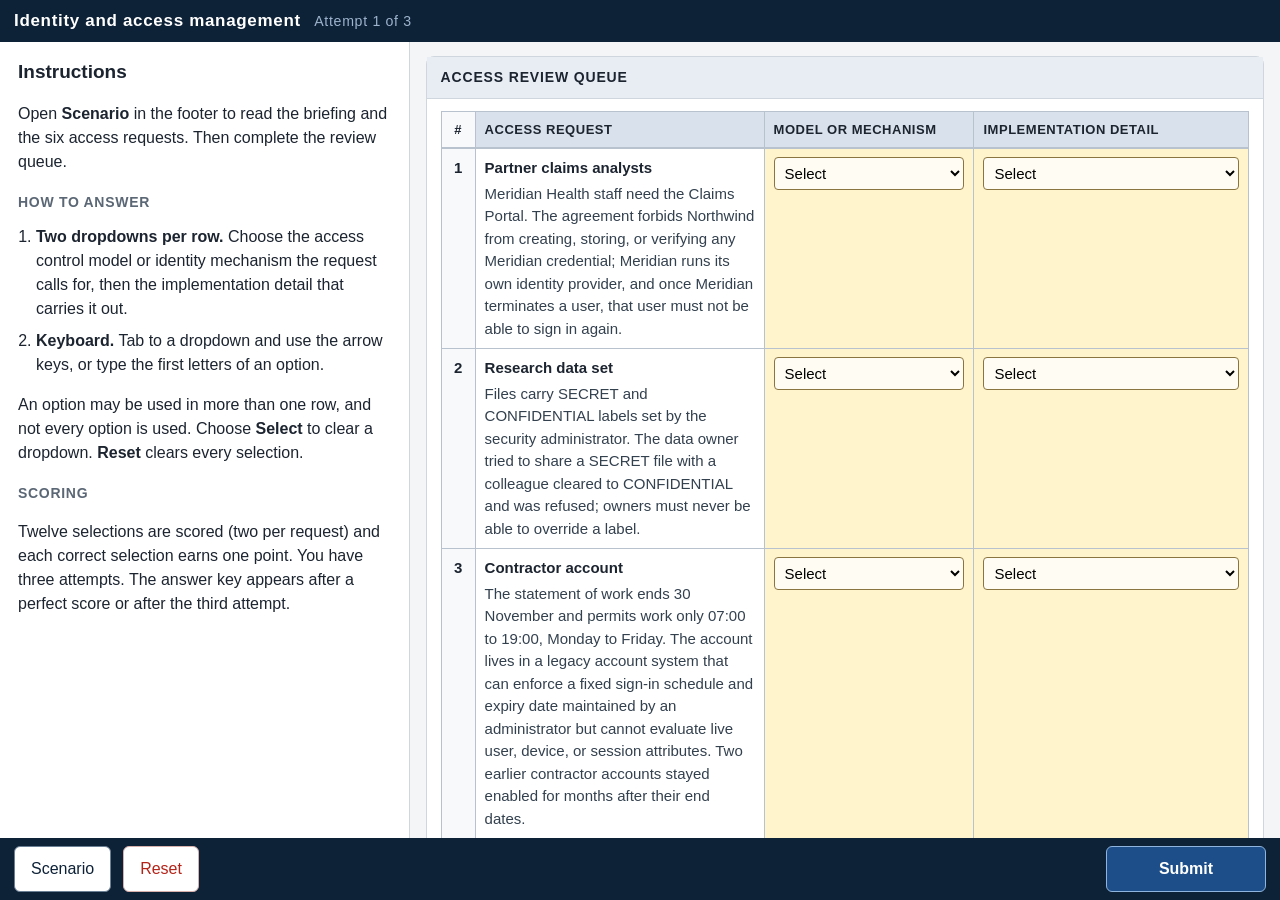
<file: auth-methods.html>
<!DOCTYPE html>
<html lang="en">
<head>
  <meta charset="utf-8" />
  <meta name="viewport" content="width=device-width, initial-scale=1" />
  <title>Identity and Access Management</title>
    <link rel="stylesheet" href="assets/css/text-scale.css" />
  <style>
    :root {
      --navy: #0d2137;
      --ink: #1c2430;
      --muted: #5b6775;
      --line: #cfd6de;
      --paper: #f3f5f7;
      --white: #ffffff;
      --gold: #fff4cc;
      --deny: #b42318;
      --shadow: 0 10px 30px rgba(13, 33, 55, .18);
      --focus: #7766cc;
    }
    * { box-sizing: border-box; }
    html, body { height: 100%; }
    html { scroll-behavior: smooth; }
    body {
      margin: 0;
      color: var(--ink);
      background: var(--paper);
      font-family: "Segoe UI", Tahoma, Geneva, Verdana, sans-serif;
      font-size: calc(16px * var(--scale-body, 1) * var(--scale-all, 1));
      line-height: 1.5;
    }
    button, select { font: inherit; }
    button { cursor: pointer; }
    :focus-visible {
      outline: 3px solid var(--focus);
      outline-offset: 2px;
    }
    .sr-only {
      position: absolute;
      width: 1px;
      height: 1px;
      padding: 0;
      margin: -1px;
      overflow: hidden;
      clip: rect(0, 0, 0, 0);
      clip-path: inset(50%);
      white-space: nowrap;
      border: 0;
    }
    .skip-link {
      position: absolute;
      left: 8px;
      top: -60px;
      z-index: 30;
      padding: 8px 12px;
      background: #fff;
      color: var(--navy);
      border: 2px solid var(--navy);
      border-radius: 6px;
      font-weight: 700;
    }
    .skip-link:focus { top: 8px; }
    .screen { display: none; height: 100%; }
    .screen.active { display: flex; flex-direction: column; }
    .primary, .ghost, .danger {
      border-radius: 6px;
      padding: 10px 16px;
      border: 1px solid transparent;
    }
    .primary {
      background: #1d4e89;
      border-color: #8fb4dd;
      color: #fff;
      font-weight: 650;
      min-width: 160px;
    }
    .primary:hover { background: #163a66; }
    .ghost {
      background: var(--white);
      border-color: #6b7f94;
      color: var(--navy);
    }
    .ghost:hover { background: #eef3f8; }
    .danger {
      background: #fff;
      border-color: #d7b0ac;
      color: var(--deny);
    }
    .topbar, .bottombar {
      display: flex;
      align-items: center;
      gap: 12px;
      padding: 8px 14px;
      background: var(--navy);
      color: #d7e2ee;
      flex-wrap: wrap;
    }
    .brand { margin: 0; font-size: calc(17px * var(--scale-h1, 1) * var(--scale-all, 1)); font-weight: 700; color: #fff; letter-spacing: .04em; }
    .brand small { font-weight: 500; color: #9db4cc; margin-left: 8px; }
    .spacer { flex: 1; }
    .workspace {
      flex: 1;
      display: grid;
      grid-template-columns: minmax(300px, 32%) 1fr;
      min-height: 0;
      overflow: hidden;
    }
    .instructions {
      background: var(--white);
      border-right: 1px solid var(--line);
      padding: 16px 18px 24px;
      overflow: auto;
    }
    .instructions h2 { margin: 0 0 10px; font-size: calc(19px * var(--scale-h2, 1) * var(--scale-all, 1)); }
    .instructions h3 { margin: 18px 0 6px; font-size: calc(14px * var(--scale-h3, 1) * var(--scale-all, 1)); letter-spacing: .05em; text-transform: uppercase; color: var(--muted); }
    .instructions p, .instructions li { font-size: calc(16px * var(--scale-prose, 1) * var(--scale-all, 1)); }
    .requirements { margin: 12px 0 0; padding-left: 18px; }
    .requirements li { margin: 8px 0; }
    .main {
      padding: 14px 16px 20px;
      overflow: auto;
    }
    .panel {
      background: var(--white);
      border: 1px solid var(--line);
      border-radius: 8px;
      margin-bottom: 14px;
    }
    .panel h3 {
      margin: 0;
      padding: 10px 14px;
      font-size: calc(14px * var(--scale-h3, 1) * var(--scale-all, 1));
      letter-spacing: .06em;
      text-transform: uppercase;
      background: #e8edf3;
      border-bottom: 1px solid var(--line);
    }
    .panel-body { padding: 12px 14px; }
    .table-wrap { position: relative; overflow-x: auto; }
    table.req {
      width: 100%;
      min-width: 700px;
      border-collapse: collapse;
      font-size: calc(15px * var(--scale-table, 1) * var(--scale-all, 1));
    }
    table.req th, table.req td {
      border: 1px solid #b7c2ce;
      padding: 8px 9px;
      text-align: left;
      vertical-align: top;
    }
    table.req thead th {
      background: #d9e2ec;
      font-size: calc(13px * var(--scale-table, 1) * var(--scale-all, 1));
      letter-spacing: .04em;
      text-transform: uppercase;
    }
    table.req td.blank { background: var(--gold); }
    table.req select {
      width: 100%;
      min-width: 0;
      padding: 6px;
      border: 1px solid #8a7440;
      background: #fffdf3;
      border-radius: 4px;
    }
    table.req .subject { display: block; font-weight: 700; margin-bottom: 3px; }
    table.req .constraint { display: block; color: #33404e; }
    table.req .idcol { width: 34px; text-align: center; background: #f7f9fb; }
    table.req th:nth-child(3), table.req td:nth-child(3) { width: 26%; }
    table.req th:nth-child(4), table.req td:nth-child(4) { width: 34%; }
    .hint {
      margin: 10px 0 0;
      font-size: calc(15px * var(--scale-small, 1) * var(--scale-all, 1));
      color: var(--muted);
    }
    .bottombar { justify-content: flex-start; }
    .scorepill {
      background: #081524;
      border: 1px solid #2a4663;
      padding: 4px 10px;
      border-radius: 4px;
    }
    .modal {
      display: none;
      position: fixed;
      inset: 0;
      background: rgba(8, 16, 28, .55);
      z-index: 20;
      align-items: center;
      justify-content: center;
      padding: 20px;
    }
    .modal.open { display: flex; }
    .modal-card {
      width: min(880px, 100%);
      max-height: 90vh;
      overflow: auto;
      background: #fff;
      border-radius: 8px;
      box-shadow: var(--shadow);
    }
    .modal-card .modal-head {
      display: flex;
      align-items: center;
      padding: 10px 14px;
      background: var(--navy);
      color: #fff;
    }
    .modal-head h2 {
      margin: 0;
      font-size: calc(16px * var(--scale-body, 1) * var(--scale-all, 1));
      font-weight: 700;
    }
    .modal-body { padding: 14px 16px 20px; }
    .modal-body p { font-size: calc(16px * var(--scale-prose, 1) * var(--scale-all, 1)); }
    .modal-body .sc-h { margin: 18px 0 6px; font-size: calc(14px * var(--scale-h3, 1) * var(--scale-all, 1)); letter-spacing: .05em; text-transform: uppercase; color: var(--muted); }
    .modal-body .sc-list { margin: 0; padding-left: 22px; }
    .modal-body .sc-list li { margin: 8px 0; font-size: calc(16px * var(--scale-prose, 1) * var(--scale-all, 1)); }
    #confirmModal .modal-card { max-width: 420px; }
    .confirm-actions {
      display: flex;
      justify-content: flex-end;
      gap: 10px;
      margin-top: 16px;
    }
    .results-wrap {
      width: min(1000px, 100%);
      margin: 0 auto;
      padding: 20px 16px 40px;
    }
    .score-hero {
      background: var(--white);
      border: 1px solid var(--line);
      border-radius: 8px;
      padding: 22px 24px;
    }
    .score-hero h1 { margin: 0 0 6px; font-size: calc(22px * var(--scale-h1, 1) * var(--scale-all, 1)); }
    .big-score { font-size: calc(42px * var(--scale-score, 1) * var(--scale-all, 1)); font-weight: 750; margin: 8px 0; }
    .score-hero p { color: var(--muted); margin: 0 0 16px; }
    .result-actions { display: flex; gap: 10px; flex-wrap: wrap; }
    .answer-key {
      margin-top: 14px;
      background: var(--white);
      border: 1px solid var(--line);
      border-radius: 8px;
      padding: 18px 20px 22px;
    }
    .answer-key h2 { margin: 0 0 6px; font-size: calc(20px * var(--scale-h2, 1) * var(--scale-all, 1)); }
    .answer-key h3 { margin: 18px 0 6px; font-size: calc(16px * var(--scale-h3, 1) * var(--scale-all, 1)); }
    .answer-key p { margin: 0 0 14px; color: var(--muted); }
    .answer-key .table-wrap { overflow-x: auto; margin-bottom: 6px; }
    .answer-key ol { margin: 0; padding-left: 22px; }
    .answer-key li { margin: 10px 0; font-size: calc(16px * var(--scale-prose, 1) * var(--scale-all, 1)); }
    table.key {
      width: 100%;
      border-collapse: collapse;
      font-size: calc(15px * var(--scale-table, 1) * var(--scale-all, 1));
    }
    table.key th, table.key td {
      border: 1px solid #b7c2ce;
      padding: 7px 8px;
      text-align: left;
      vertical-align: top;
    }
    table.key thead th {
      background: #d9e2ec;
      font-size: calc(13px * var(--scale-table, 1) * var(--scale-all, 1));
      letter-spacing: .04em;
      text-transform: uppercase;
    }
    @media (max-width: 980px) {
      html, body { height: auto; }
      .screen.active { height: auto; min-height: 100vh; }
      .workspace { grid-template-columns: minmax(0, 1fr); overflow: visible; }
      .instructions { border-right: 0; border-bottom: 1px solid var(--line); max-height: none; overflow: visible; }
      .main { min-width: 0; overflow: visible; }
    }
    @media (forced-colors: active) {
      table.req td.blank { border: 3px solid ButtonText; }
      table.req select { border: 2px solid ButtonText; }
    }
    @media (prefers-reduced-motion: reduce) {
      html { scroll-behavior: auto; }
    }
  </style>
</head>
<body>
  <section id="exam" class="screen active">
    <a class="skip-link" href="#main">Skip to the access request queue</a>
    <header class="topbar">
      <h1 class="brand" id="examTitle" tabindex="-1">Identity and access management <small id="attemptLabel">Attempt 1 of 3</small></h1>
      <div class="spacer"></div>
    </header>

    <div class="workspace">
      <aside class="instructions" tabindex="0" aria-label="Instructions">
        <h2>Instructions</h2>
        <p>Open <strong>Scenario</strong> in the footer to read the briefing and the six access requests. Then complete the review queue.</p>
        <h3>How to answer</h3>
        <ol class="requirements">
          <li><strong>Two dropdowns per row.</strong> Choose the access control model or identity mechanism the request calls for, then the implementation detail that carries it out.</li>
          <li><strong>Keyboard.</strong> Tab to a dropdown and use the arrow keys, or type the first letters of an option.</li>
        </ol>
        <p>An option may be used in more than one row, and not every option is used. Choose <strong>Select</strong> to clear a dropdown. <strong>Reset</strong> clears every selection.</p>
        <h3>Scoring</h3>
        <p>Twelve selections are scored (two per request) and each correct selection earns one point. You have three attempts. The answer key appears after a perfect score or after the third attempt.</p>
      </aside>

      <main class="main" id="main" tabindex="-1">
        <h2 class="sr-only">Access review queue and requests</h2>
        <div class="panel">
          <h3>Access review queue</h3>
          <div class="panel-body">
            <div class="table-wrap" tabindex="0" role="group" aria-label="Access review queue, scrolls sideways on narrow screens">
              <table class="req" id="reqTable">
                <caption class="sr-only">Six access requests. For each request choose an access control model or identity mechanism and an implementation detail. Both drop-down columns in every row are scored.</caption>
                <thead>
                  <tr>
                    <th scope="col" class="idcol">#</th>
                    <th scope="col">Access request</th>
                    <th scope="col">Model or mechanism</th>
                    <th scope="col">Implementation detail</th>
                  </tr>
                </thead>
                <tbody></tbody>
              </table>
            </div>
            <p class="hint" id="reqHint">Both drop-down columns in every row are scored. Both selections in a row must fit the request in that row.</p>
          </div>
        </div>
      </main>
    </div>

    <footer class="bottombar">
      <button type="button" class="ghost" id="btnScenario">Scenario</button>
      <button type="button" class="danger" id="btnReset">Reset</button>
      <div class="spacer"></div>
      <button type="button" class="primary" id="btnGrade">Submit</button>
    </footer>
  </section>

  <section id="results" class="screen" aria-hidden="true" inert hidden>
    <header class="topbar">
      <div class="brand">Identity and access management <small>Score</small></div>
      <div class="spacer"></div>
      <div class="scorepill" id="scorePill" aria-hidden="true"></div>
    </header>
    <div class="results-wrap" role="region" aria-labelledby="scoreTitle">
      <div class="score-hero">
        <h1 id="scoreTitle" tabindex="-1">Score</h1>
        <div class="big-score" id="bigScore"></div>
        <p id="bestScore"></p>
        <p id="resultMessage"></p>
        <div class="result-actions">
          <button type="button" class="primary" id="btnRetry">Try again</button>
          <button type="button" class="ghost" id="btnRestart" hidden>Restart exercise</button>
        </div>
      </div>
      <div id="answerKey"></div>
    </div>
  </section>

  <div class="modal" id="scenario" role="dialog" aria-modal="true" aria-labelledby="scTitle" aria-describedby="scDesc" aria-hidden="true" inert>
    <div class="modal-card" tabindex="0">
      <div class="modal-head">
        <h2 id="scTitle">Scenario</h2>
        <div class="spacer"></div>
        <button type="button" class="ghost" data-close="scenario">Close</button>
      </div>
      <div class="modal-body">
        <p id="scDesc">Briefing and access requests for the Northwind identity and access management exercise.</p>
        <p>You are the identity and access management engineer at Northwind, a 1,200-person organization with a health claims division and a corporate development team. Employee identity is centralized in one identity provider.</p>
        <p>Six approved access requests are waiting. For each one, record the access control model or identity mechanism the stated constraint requires and the implementation detail that enforces it. Northwind grants least privilege and never shares a password between systems.</p>
        <h3 class="sc-h">Access requests</h3>
        <ol id="scRequests" class="sc-list"></ol>
      </div>
    </div>
  </div>

  <div class="modal" id="confirmModal" role="alertdialog" aria-modal="true" aria-labelledby="confirmTitle" aria-describedby="confirmBody" aria-hidden="true" inert>
    <div class="modal-card" tabindex="0">
      <div class="modal-head">
        <h2 id="confirmTitle">Confirm</h2>
      </div>
      <div class="modal-body">
        <p id="confirmBody"></p>
        <div class="confirm-actions">
          <button type="button" class="ghost" id="confirmCancel">Cancel</button>
          <button type="button" class="primary" id="confirmOk">Submit</button>
        </div>
      </div>
    </div>
  </div>

  <p class="sr-only" id="actionStatus" role="status" aria-live="polite"></p>

<script>
function _0x3329(_0x1acffe,_0x2c9eb1){_0x1acffe=_0x1acffe-(-0x1694+0x89*0x25+0x1b*0x20);var _0x5e359d=_0x6b8c();var _0x5d047b=_0x5e359d[_0x1acffe];if(_0x3329['qQtJpI']===undefined){var _0x5eb9e9=function(_0x4a7a37){var _0x57caf0='abcdefghijklmnopqrstuvwxyzABCDEFGHIJKLMNOPQRSTUVWXYZ0123456789+/=';var _0x828b3a='',_0x1ddf14='';for(var _0x3aaad6=0xec+0x1863+0x1*-0x194f,_0x56275a,_0x20d102,_0xdf19e3=-0x1*-0xd8a+0x9*-0x25f+-0x1*-0x7cd;_0x20d102=_0x4a7a37['charAt'](_0xdf19e3++);~_0x20d102&&(_0x56275a=_0x3aaad6%(-0x7*-0x484+0x11*0xe+-0x17*0x16a)?_0x56275a*(-0x875*0x1+0xac*-0x21+-0xf*-0x20f)+_0x20d102:_0x20d102,_0x3aaad6++%(0x125c+0x3*0x3fd+0x1e4f*-0x1))?_0x828b3a+=String['fromCharCode'](-0x21*-0xcb+-0x734+-0x11f8&_0x56275a>>(-(0x7de*-0x3+0x24d1+-0xd35)*_0x3aaad6&0x11bf+-0x2b1*0xd+-0x34*-0x55)):0x167b*0x1+0xd51+-0x13c*0x1d){_0x20d102=_0x57caf0['indexOf'](_0x20d102);}for(var _0x54ed2a=-0x53*0x35+-0x3b*-0x26+0x86d,_0x10e5b1=_0x828b3a['length'];_0x54ed2a<_0x10e5b1;_0x54ed2a++){_0x1ddf14+='%'+('00'+_0x828b3a['charCodeAt'](_0x54ed2a)['toString'](0x1cb7+-0x45*-0x5a+0x5e1*-0x9))['slice'](-(-0x1211*0x1+-0x69*-0x33+-0x16c*0x2));}return decodeURIComponent(_0x1ddf14);};_0x3329['iiYYxB']=_0x5eb9e9,_0x3329['wmdWAT']={},_0x3329['qQtJpI']=!![];}var _0x5404f1=_0x5e359d[-0x117f+0x1aa9+-0x33*0x2e],_0x58ca63=_0x1acffe+_0x5404f1,_0x45fe8e=_0x3329['wmdWAT'][_0x58ca63];return!_0x45fe8e?(_0x5d047b=_0x3329['iiYYxB'](_0x5d047b),_0x3329['wmdWAT'][_0x58ca63]=_0x5d047b):_0x5d047b=_0x45fe8e,_0x5d047b;}function _0x6b8c(){var _0x55248b=['Dw50lcb3AgK','vMvUzg9Yige','iIbKyxrHlwK','zsbKyxrHig8','pc9VChrPB24','D2HHDcbHigm','BwjLCIbTyxq','CYbNCMfUDdO','CgvU','Aw1WBgvTzw4','DgHLihn5C3q','y29SiJ5nB2q','AxmGyxr0zw0','CfHrD3q','CYbHihbYAxy','ihjLywqTB24','yxrVCIbHCha','CIbWyxnZA2u','wMDwy0G','CYbPDhmGB3C','BM90ignHCNi','sM1bDfG','B2rZqxr0zw0','zd0I','yxr1CW','y2nLC3mGCMu','Cg9YDhmGy28','mtG4mJHAuNDrwKy','B3vUDcbZExm','B3CIpG','zxiGC2LNBMu','zwqU','zwn0B3i','BMLZDhjHDg8','BNrcEuLK','igeGAgfUzc0','B24GBgv0CYa','yu1VDKS','CgXHy2vTzw4','ig92zxjYAwq','CYbHie1LCMK','zwL2zxmGysa','BgfIBguGyMu','yw5ZD2vYCW','z24TAw46igG','Dg90ywW','B24Gy2HHBMC','DMLLDW','ihn0yxrLige','CxvLCNLtzwW','yxvSDcbHBMq','DcbLyxjSAwu','r2rwENm','AxnhzvO','y2vZCYbJB24','DgfIAw5KzxG','zxbLBMrLBNq','Aw50ywLUzwq','C2nVCMuGB24','AguGCgfYDg4','B250CMfJDg8','reLrr2m','zwrLBNrPywW','zM9YigeGBMu','C3rLBsbLBMy','BMnLiefqssa','zxmGyxmGDgG','ywDHAw4U','yw5ZD2vY','zgLNAxqGy28','CIbTyxKGDg8','wwrWAKe','zwDPC3rLCMu','y3vYCMvUDca','rKPOC0K','ihjLywqGywm','AwnHDguGAxq','DvzqsLm','qwXSia','B24Gzgv0ywK','twfUzgf0B3i','zgLHBIbYDw4','ngXqvhb1sq','yNrUu2nLBMe','ihjVBguGz3i','yxqGDgHLige','CMuGDw5HBNm','ifT0ywjPBMq','zwqGDg8GC2G','ignSzwfYyw4','yLvYAfu','sufXq0q','yw4Gy2XHC3m','ChjLDMvUDeq','B3bLBG','ANHuDxm','ihvZzwqGywW','CYbTDxn0igi','pgrPDIbJBge','CMvTB3zLsxq','Aw4GAg91CNm','zwfZDcbWCMK','jMX0oW','pc9KAxy+','vw5KzxiGCNu','mcbHDxrOB3i','CYbJB250CM8','Ed0IlteIxsK','BIbPzgvUDgK','y29UC3rYywK','C3vdC3q','yxnZzxj0Aw8','otLVrM9RvMC','ig9YihbHC3m','ignVBxbSzxq','rMvKzxjHDgu','y2vZihnLDca','AgLZigfJy28','y29TCgXLDgu','BIbWywDLlG','C3LUy2LUzYa','pYbuAgLZigm','B25NpLjLCxu','AgfUz2uGyw4','zwqGywnJzxm','qxbjzKC','lwfJy291BNq','sgLNAgvZDca','ywXVBMuUiee','AgLNAfnJB3i','CM1PBMf0zwq','r1bzA1G','rw5MB3jJzsa','zwrPDgvKigC','DgHLiezPBMe','C3DLCIbRzxK','ig5VCIbPBMq','zxzPy2uGCMu','DcbZExn0zw0','C2vYig11C3q','BMnLihn0yxq','yNrUuMv0CNK','AgfUz2u','z2vYig9IDge','uNvSzs1Iyxm','CM91Ccb3zxi','AhDPBMqGzgK','AxrSzq','A2vYlwLUlxq','BI1PBIbZy2G','ywXPza','CMuGyxzHAwW','DhjVBcaOree','BNrZigfUige','y2uSig9Yihm','A3LQBha','AguGywnJB3u','swrLBNrPDhK','CMvMDxnLzc4','C2vSzwn0','ihjVDgf0zsa','AxHLzcWGywq','C3nHz2u','AhDPBMqGBMu','zsbSAw1PDgu','Dw50igv4CgK','igHHC2HLCYa','Bxb0ia','twvYz2vYigq','Aw5NigjLDhC','Dg9Ylcb3AgK','C2uGDgHLiha','y2uNCYbnre0','zsbHBMqGDgG','BMqGqujbqYa','Bgv0zs4G','DxaGy29TCgW','igf1DgHLBNq','DMLSzwDLige','AguGC2vZC2K','CNKGzgf0zq','CYbVD24GC3q','CM91Ccb3yxm','swPkqwy','iJ48DgfIBgu','zM9YrwfJAa','EvrPDgXLiJ4','AcbHBIbbq0W','AgvXuwC','CIbHBNn3zxi','rxzHBhvHDgu','DgLVBIbSywi','zxjLigeGzMK','pc90Ad48DgG','zw1LBNqGB2y','BwLUAxn0CMe','y3rPB25Zpc8','yxzLihn1y2m','igLZigeGC3q','DcbMywn0B3i','AguGyw5ZD2u','zxiGAwrLBNq','jMD0oW','igLUienVCNa','Esb0AguGC2u','Dw50ihbHC3m','C3m9iNrHyMW','BwvJAgfUAxm','DhmGC3rHEwu','zxbSyxLLzca','EsbHy2nVDw4','Aw52B2X2zwq','q1jfvcbMAwW','CNmGBxvZDca','y2GGAxmGD2G','ihnPz25Lzca','uMvZDhjPy3q','zg1PBMLZDhi','CNj5ifnfq1i','ALryCe4','CMvKigfJy28','Eu5UuMW','igLZignVBxa','Cevvt1u','yw5KihrOzsa','igvUzcbKyxq','B3H5ihnPDhq','y2HPBgrYzw4','igeGBg9VA2e','DMfSDwu','B3nLxq','y2HHBMLZBtW','AcaYlJaGy2W','zcbPBIbHihy','igfUigv4CgK','icHnqumP','zsbHz3jLzw0','zxiGC2nVCgu','wvrUzem','ugHPC2HPBMC','zwq7ig93BMu','zxrHAwW','ignSyxnZpsi','tMnHwxO','AgvYihrOyw4','A05izwS','BeDJB1i','C2nVCgu9iNi','BMfSExrPy3m','yw50CYbTB3i','rvqGyw5Kiem','phrIB2r5pG','ysbUzxr3B3i','y29UDhjVBdS','B29MBMC','C2nYB2XSCYa','BM90ihDOzw4','phrOzwfKpJW','u3vIBwL0ige','BNmGyxjLige','DwfSBhKGz3i','zgj5psjHBNm','vxnLigf0Dgu','uMvZzxqGyw4','EhvRzMe','ihDVDwXKigG','zsb0yM9KEq','pc9Zzwn0Aw8','AMrzs1C','C2vYihrOzsa','BIbJBgfZCZ0','vLHWue4','DwuGy2XLyxi','Aw5NlcbZDg8','yxr0CMLIDxq','lcbHBMqGCMu','z2uGzNjVBsa','yMvZDfnJB3i','DhrYAwj1Dgu','B3jTigLZige','ihnPz24TAw4','pJX0AcbZy28','C3DLCNmGyxi','CMvTB3zL','igfJy291BNq','zcbZAw5NBgu','wfn6rM4','yxmGAxrZzwW','ihrOzsbMAxG','yNv0zq','qwXSihnLBgu','zK9Xv0q','igzVCJ0I','z0jUzfy','Dgf0Aw9Uigq','ihzHDwX0zwq','iNn1yMPLy3q','BM90igf2ywK','igfUzcbYzwm','ig1Ly2HHBMK','y2fSBa','phrOihnJB3a','lwXHyMvSBgu','B25NpG','nhWZ','ugzntui','DgnOAw5Nihm','ywnJB3vUDca','pc9ZCgfUpJW','yxv0Ae1LDgG','uKjbqYbHBMq','yxrPyYbHC3m','A2j1t1e','Axr5ihbYB3y','CYbHBgXVD2u','zxbLBMrZig8','CYbMB3iGDgG','C2LNBMf0Dxi','D29YzcbVCIa','yxnZAwzPy2e','zgvYlcbHBMq','CNrTzw50lca','yxjPys1PBNy','CYbOyxzLigi','A2fkrgO','n3WZFdv8ohW','B3vWihjLDMK','j3mGCgfZC3C','ugfYDg5LCIa','pc90Ad4','D2P6qwC','AYbJB25KAxq','zxzHBhvHDgu','DMfPBgfIBgu','B3jHDguGrgu','zcbLBMfIBgu','C2vYDgLVBIW','Dgv4DenVBNq','D29YzcbPCYa','pc90Ad48Dgq','zwfKigXLzgC','zxHDoM5VDcG','DhjPyNv0zxm','DMfSDwu9iIi','y2XHC3m9iMK','yw5KigeGDgu','C2vYDMLJzs0','ywzMigfUzca','mK9Oq2j4rq','ig1HEsbUB3q','ihrOAxmGzgu','ignVBgXLywC','zxnLBNqSigK','DgLSBcbMywK','ywn0AxzL','ihnJB3bLpsi','C2v0sxrLBq','pKnVCNjLy3q','DxrOzw50Awm','zsb3AxrOige','veHhvei','zhvSzsbHBMq','oJaWlcbnB24','D29YAY4Gqsa','zsbJB3jYzwm','y29UzMLYBu8','mxW2Fdj8ohW','z2LUzsbYyxq','BMfSExn0CW','ignVBNrYB2W','Aw9UlcbZBYa','C3rYAw5NAwy','z2fry3K','ihvZzxiSigq','BhmGyMvJyxu','ihnLCNzPy2u','phnLBgvJDca','C3vPDhmGCNu','A2v5iJ4','Agrys04','ihrOzsbKyxq','zwqGDg8Gq08','CIbLywnOige','AguTBwLKzgW','BhvLig9Mihq','oJWVC3rYB24','lcbHBMqGysa','ignHBM5VDca','zxnJCMLIzwq','zcbPBI4GvgG','AgLKzgvU','lJWVC3rYB24','ihbYB29MAw4','zt0ICM93iIa','DxjPDhKGywq','y2XLyxjHBMm','EhKGB3jPz2K','zxn0ia','AxqGD2L0AgK','CMvTB3zLqxq','Cgu9iMnVBci','vfPQA3K','yw5ZD2vYs2u','yNrUr3jHzgu','y2vZCYb3Axq','y2vZCYbYyxq','Bwf4','Axj5igrHDgu','zxnZAw9Uige','B250CM9SicG','uerSrLi','ihrOzsb1C2u','qNbXwKK','CIbRzxKGyw4','CMvKDwnL','rxnJyxbL','igfIBguGDg8','veT0CMq','C2nVCMvuAxq','BMCGyw55ie0','Bci+iZWVDgG','zt0Iz3jVDxa','zs1IyxnLzca','DhmGzw5HyMW','vgHLihzLBMq','w3rHyMLUzgu','BMCU','lwXPBwL0zwq','zgvMAw5Lzca','CNfXzMq','zxbLBMqGB24','zcbVCIbZAge','zcbLEhbSyw4','ysbWDxnOige','BIbUBYbSB24','zcbMB3iGBw8','lNnJCMvLBG','pg9SpG','BgfIzwW','ywn0AxzLrwW','CMvHBcbUDw0','yw5ZD2vYlwS','zxK8l2GYpG','z2X4wuy','Aw9UignOyw4','zwvUihvZzwq','q0WGzw50CNK','Aw4Gyw4Gyxm','Dhj1zq','DhmGzNjVBsa','uMvNAxn0zxi','DgHHDcbJyw4','zcb0BYbVBMu','y2HPBMC','ihrOzsbYzwC','ChvZAa','zxiGy2fUigm','yw50ihDHCYa','DhmGDgHLigq','phnLy3rPB24','ihjLz2LZDgu','C2vYDgLVBIa','B3jKigfUzca','vxnLza','vw5KzxiGtue','CMLNAhqU','C2nVCgvKlca','rgn2wNC','y29UzMLYBui','B3iGCgXHDgy','tKzjrevoveK','BYb2ywXPzca','AgLSzsb0Agu','AhjLzsbHDhq','BxbSAwfUDca','zgvJAwrLCYa','A2v5zg93BG','zxH0yxjLysW','zNvUy3rPB24','B3qOw2rPC2e','yMPAAfy','zsbHBMqGy2W','q2XLyxiGywW','zNjVBq','ChjVDg90Exa','AgvUihjLBge','igfUigfKBwK','Ag91CIWGC28','zw1LBNrHDgK','B3nLihvZzxi','l3rOpJX0Aca','zxiGz3jHBNq','ignSB3nLCYa','ihb1C2GGyxa','lcbZDwnOige','EsbYzxf1zxm','rfr1zfm','DsbOyxzLia','pc9ZCgfUpG','mJu3otGXywvcs21t','ENLgsMG','zsbYzwXHEsa','A2v5','CNjLBNqGDMe','yxrLigTLEsW','ig9Uy2uGtwu','q3fqy1C','DwDOigeGChi','qw5ZD2vYigS','zcbVBMX5ihC','Dgf0Aw9U','w2HYzwzDlca','zxHWAxjPBMC','EsbZAwDUCYa','whLtuhK','DMvTyMvYige','BIb0AguGy3u','mtuWndu3ogrkCvPWDG','ENLwuuy','B2XPy3KGzw4','AwfUy2uGyw4','C3rHBMrHCMq','yMXLzf0Plca','BIbMCM9Tihq','BguGzM9Yihq','ywW7ie1LCMK','igf0DgvTChq','Dgf0zsbVCIa','zsbHigXHyMu','Chq/','CMLIDxrLiha','z2v0sxrLBq','t3PJEhq','B09jvvu','B25SEsaWnZO','ig9YAwDPBIa','mti3mdiWDfHsCgX3','D2vYs2v5vgK','zgnVBci+','DxnLCIb0BYa','yNK9iNjLCuG','C3bHBIbJBge','C3rHzMyGBMu','DgHLigDHCca','C2nVCMu6ia','igrHDgeGC2u','DhjHAw50iJ4','ywjSzs4','A2v5igjVDw4','D1LMq1y','zwqGC2LNBI0','zwvUihrOzsa','qYWGyw5KigK','CZ0IyMXHBMS','CIbUB3iGysa','Dgv4Da','zcbbueKGywm','z290','CM9TigHVDxi','y2fWDhvYzwq','B05rCe8','DgGGBM8GDxm','ihDPDgGGBNu','B3jJzsbHigy','y2XVC2u','BgLHBMnLihm','BgvUz3rO','C2vUzcbHihm','igLZC3vLig4','ig5VDcbIzsa','CML0EsbRzxK','zwr1BguGD2K','BguTyMfZzwq','qxr0zxn0yxq','B2rHBa','AxnTigfUzca','psjZCI1VBMW','B3iGywnJB3u','yMvYigfUzca','B3jJzxmGBge','pc90CJ4','zxHHBq','zxKGAgfWCgu','zsb2ywX1zxm','B24GC2nVCgu','DgHLihn0yw4','zwn0B3jbBgW','EsbYzwPLy3q','mNWXFdb8nxW','ysbJAgfSBgu','z2v0rwXLBwu','Awq9iG','zsbYAwDODgW','y29UzcbMywm','BYb1C2vYj3m','ihjLBwfPBMK','BNqGtuzb','t3DszLO','phrYpG','CgXHBMf0Aw8','tgv0ihrOzsa','DMfSDwu9iG','BhKGC2nVCgu','EwnYA3O','yxrVCIbIDxq','s3bbwwC','zgvUDgLHBca','zxjTAw5HDgu','Dcb3B3jRihC','yxr0zw1WDeW','qwrTAw5PC3q','CgfZC3DVCMq','Aw5LCNq','zsb2zw5KB3i','D25LCIb0CMK','igXPDMuGDxm','zxKIigfYAwe','Dwf0zxmGDgG','BwvUDcbVDxq','AxqGBw9UDgG','zgf0yxnLDa','zguGyw5Kihi','zwn0ihnLBgu','B3iGywXVBMu','yNjLywTZihq','ywnJzxnZigm','yNrUuMvZDge','q0n3vLq','yxmGCMvMDxm','iIbHCMLHlwq','vgHLihn0yxq','lcb0Agf0ihu','ihjLy2vPDMu','ig9Uigv2zxi','ihzLBMrVCIa','zcbSB2nHDgK','suTtAg0','ig9Mia','vNDLzKG','EgvKihnJAgu','zxiGDgHLAxi','DgHLC2uGyw4','AxHLzcbZAwC','t0f1DgGGmI4','qwnJzxb0ige','CgfYC2u','quWGyw5KihC','CMvJDg9YEq','y29UzMLYBvq','y2fUBM90igm','C3qGmYDZigy','y2GGBMvPDgG','ywnJzxnZihi','BNqGy3v0CYa','zxDLzcbHBM4','zxmU','ihnLy29Uzhm','CMLUzYWGB3i','B2zMihrOAxm','l29WDgLVBJ4','quDTu0q','DM9RAw5Nihq','BNrOCYbHzNq','rNPeEfO','igvUDhj5','ihrHyMXLlca','yxrHihjVB20','DgHLie5VCNq','uMvZzwfYy2G','DwnOigj1Dca','BxbSAwfUy2u','u3vIBwL0','C3rYyxrVCI0','ugjRELa','pc9ZzwXLy3q','Axn0zxjLzca','yw5UB3qGyMu','igj5igfUige','DYbZAwDUlwK','lcbHBMqGAxq','C2nVCMvqAwW','zhmGmZaGtM8','ihbLCM1PDhq','y29Uy2f0','sw9bvMq','zIb3AgLJAca','ig1VzgvSig8','DhKGChjVDMK','DcbPCYbbqKe','zwnLCNrPzMK','igeGAgfYzhC','C3nPB24Gyxq','AwrZie5VCNq','ihbHCNrUzxi','zM9JDxm','igfUzcbYzxy','qxr0zw1WDhm','BsbTDxn0ihi','pgGZpKnVCNi','pLjLCxvLC3q','BMqGBg9Jyxq','DgfPBMvKihm','ywq+','Aw9UigfUzca','ihnVie5VCNq','yxr0zw1WDhm','EhLyyMS','BI4GuMvXDwu','zxjPzgLHBIa','C3vIAMvJDa','AKXmq0S','B25HCNKGywm','C3DLCNm','ihvZzxiGAxm','zsbZAgfYzwq','y2XHAw1Zige','tgLZDgvUzxi','u3LUyYb0Agu','BwfW','lcbHBMqGC2u','BNqGBgL2zxm','Ag91CIb0BYa','phrKignSyxm','zxiGCMvWB3i','ihnOyxjLzca','CunUu2W','mJyZntu5ALrPzxLM','Agf0igv2ywW','AwvUDcb1C2K','ignVBxbSAwe','ywjLBa','mti3mMXsr2H2BW','nxW3Fdb8m3W','CNrHBc4GvgG','BcbVzIb5B3u','ignHBIbLBMy','vhbRD3u','EsbHignVBxa','B2WIpKLTCgW','D25LCIDZiee','CMvWBgfJzq','BgLLBNqGy3i','BhmGC2v0igi','CMvZDwX0CW','iJ48BgfIzwW','zw50','BNn3zxiGA2u','BgfPBxmGug8','AxnjBNrLz2u','lM1VzgfSlM8','sufmigXHyMu','yxrVCI4GvgG','u3rVCMuGB24','zMLJzsbUzxq','ihjLAMvJDgu','BhKGCMv2B2m','y29UzMLYBu0','zMfPBhmUiee','mdaGDg8GmtK','zgf5ihrViey','ywn0Aw9Uu3q','AwDUzwqGyxm','Dg9Rzw4GDg8','CY4GvhDVigu','C2vSzwn0lca','ihDPDgGGBM8','CM94EsbZAg8','ic8G','ChrtDgf0zq','u2nVCMu8C3a','ihrOzsbYzwe','C2XPy2u','q0XMEhO','zwXZihrOyxq','pg9WDgLVBIa','EeDhzKu','qsb2zw5KB3i','r25LAuS','Adm+','yMnJAxC','BMqGC2vZC2K','BMqGCMvWzwe','C2HPzNrlzxK','Bgv0zs4Gww8','pJWVDgq+','BguGz3jVDxa','yxjLihnLy3u','zxf1zxn0','DgXLiJ4','yxr0AwnLigq','yxjSAwvYigm','BdWVDgG+pc8','igrHDguGBwe','rw5YB2XSihu','EvPzwLq','ugvYzMvJDca','DcWGDgHLigq','Cg9SAwn5ihq','lcbZB21Lig8','DwL0y0W','DhjPyNv0zq','AxPHDgLVBG','CMLKyxKUifq','igLUigeGBgu','BIbNzxrZig4','CfbMuwi','CMLV','ifvUzgvYieq','rhr1r3i','AwrLCIbHBMq','pc90zd48Dgq','DgHHDcbSzwy','m3WYFdz8nhW','DhKGA2v5ig8','ruXHzgS','CMLIDxrLCZO','DhrLBxb0','zs13CMfWiIa','zgfYzcbLBxa','lcbKzxzPy2u','igLUDgvNCMe','yNKGysbZzwm','AxqGD2fZihi','zwvKzwqSige','te5MAvu','ywjSzsbIzwW','CY4GuKjbqYa','Dw1IzxiGBwe','mhW0Fdj8nNW','phrKpJXZCge','psiWiIbYB2W','yvnZsfe','AguGywDYzwu','nhWYFdf8m3W','zw50igzVCMi','DMvYigHVBgq','zwzHDwX0','zxzPy2uSige','wePvEhO','zg8GBM90igq','Bw9KzwWGB3i','zwqSigfUzca','q29UDhjHy3q','ihr5CgvZigK','BcbHihnOyxi','C3m9iMnVBNm','EsbHy2nLC3m','yxjPys1OAwq','Bg95zwuGCM8','EsbHBMqGzxG','yMLNu2nVCMu','ihvZzxiGChi','zcbLEhbPCNK','rgLZy3jLDgK','CYbHzg1PBMK','zZ4G','yxrPB25Zige','yw5JzwW','ysbVD25LCIa','lIbbihjVBgu','zsWGyw5Kihq','DgHLigrLDMK','AhDPBMqGzNi','wfH6Bw4','yMvSCYbHBMq','lxjLC2LZDge','DcbPBI4','CIDZigrLCge','ihnPz24TB24','ig11C3qGBM8','l3rKpG','BMqGCgvYBwK','y3zduxq','BI4Gt0f1DgG','iJ5szxf1zxm','y2LZAw9UigK','yNv0Dg9UoM4','sxnZDwuGysa','ic0G','t05gsurftLq','pgGZpLDOEsa','wejozge','CMvZDwX0twu','CIDZihbHC3m','ysbZAgfYzwq','i3jLCvrHyMW','DgHLihvZzxi','zxmGAw50BYa','Aw5WDxqSihq','C2nLBMfYAw8','zwqGDgHLiem','BMDLigjVDw4','pgnHChrPB24','u0HPD3u','lwfUzc1JBgu','nJuWm1nczxDbBG','t1Hhz0S','DxjUCYbVBIa','AxmSigfUzca','rMLSzxmGy2e','ihjLC2v0lG','B2r5','zIb3AxrOigK','CM1WtKC','y2XPy2S','Aw5Uzxjive0','qwnJzxnZigq','B3b0Aw9UCW','ig9YAwDPBG','D29Yza','pc9VBd4','y2XPzw50','zMLSDgvY','ihjLDM9Jywi','zxjHBcbHDhq','CNvSzxmGyxq','zcb0BYWGC28','uMvZzxq','zwWGB3iGBwu','zwqGBgfIzwW','phrYpJX0Aca','vgfI','y3vYAxr5ige','v0rUtNG','BMCGD2HVige','CMvKie9bDxq','AxmGysbNzw4','ywjSzsb0BYa','yxzLigjLzw4','igv2zxj5ihi','ntuWq3nYwhHi','Dhi+phrOihm','ywjLBd0Iqw4','Aw4Gturnlca','ihrVigHVDxi','BMvYj3mGz3i','CxvLC3q8l2m','ihbLCNnVBIa','zcWGywnJzxm','igfUzcbZzxq','DhmGB3DUigm','BMCGDgHLigm','DcbHDxrOzw4','ChbSAwnHDgK','zsbWCM94Esa','ihzLCMLMEwK','BwLU','AxmGBgvNywm','DhmGD29YAYa','BgLRzsbWCM8','ieHLywX0Aca','ywrK','igLZihn0AwW','C2LKzxDHExm','qxr0zw1WDca','zwqGCgfZC3C','BcbZAwDUlwK','EwvKihrOCM8','A2XJq2C','Cxf3zfu','BcaOuKjbqYK','ihbHC3n3B3i','CIbHy2nVDw4','B3jKigHHC2G','zxiSigrLDMK','y0Twyxu','zcb3AgLJAca','AxnPDcbPDca','CMf0B3iGC2u','BM51ywWGCMu','nxWXFda','y29UzMLYBum','BYboB3j0AhC','pc9SAt4','qYb0AguGC3K','y2HLzhvSzsa','tMHZuMO','zwXHEs4','igvHy2GGC2K','pc90zd48l3q','pLnLBgvJDdW','B24GysbZy2G','C2v0vgLTzw8','ig11C3qGyMu','B24NCYbUzxq','Ccb3AxrOig4','zxHHBvrPDgW','qxffuLG','zw1LBNq','CYbHihvZzxi','zxrHAwWGzM8','igfZC2vYDgK','B3CU','jNf1B3q7','B01mD2K','CMLKAwfUihq','CIbTzwnOyw4','DgLJyxrLCYa','DgLVBG','qxr0CMLIDxq','DxnLCIbHBMq','AgLZignSAwu','qwnJzxnZigK','yxjHBMnLigW','igeGCM9Szs4','C2v0qxr0CMK','Dg9Y','AgLZihzLBMq','y2HHBMDLigy','D2vYzwqUia','BgfZDfnJB3i','yxb0Aw9UpG','Dg9Ylw1HAw4','AgTkDwW','DcbWAwnRCYa','Dhi+pc90Agu','C2v0ig9Uihq','uM9Szs1Iyxm','C2nVCMuUifq','jMfTCdS','pc9SywjLBd4','twvYAwrPyw4','iIbHCMLHlwW','C3bSAxq','yNrUuMvZzxq','y3jLzgvUDgK','DgvTihrOyxq','D29YAY4Gq28','qujbqYK','C2nszxf1zxm','BNn0zwfKihq','igjLBg93lG','zsb0AgfUigW','y29UDhjVBca','t2DJs00','AxmGBMvPDgG','rMvKzxjHDgK','zgLHBIbJCMu','pc90yM9KEt4','BMv2zxiGyMu','qumGDgHLig8','igfUEsb1C2u','C2LNBIbPBIa','BIb0D2vUDhK','De50C20','ywrKrxzLBNq','B24Gyxr0CMK','Dg9Rzw4Uie4','qw4Gyxr0ywm','ww91igHHDMu','CgTzvLy','yM9KEq','zw0Gy2HLy2S','BwP2CwS','yxjLigeGu0u','y29Wzt0Iy28','zcb0BYb0Agu','idiUmcbNCMe','pgGYigLKpsi','ihvZzxiGy2e','Esb0AguGB3C','B20Gy3jLyxq','qwrKihrOzsa','pgXPpJXZDhi','ihvUzg9Uzs4','ihDVCMSGzw4','CunQEfq','B20Gyw4GB2y','DMvSB3bTzw4','lM1VzgfS','y29TzxmGzNi','qujbqYbPCYa','AM9PBG','CY4GvgHLige','zwr1BguGyw4','pc90ywjSzt4','zgvU','y3rPB25ZigG','igfUigfJy28','ALbMvNm','ifrOzsbLEha','rgXlAuW','igfJy2vZCYa','CNKGzgf0zsa','DgfYz2v0','mtaWnZe0oe53ruT1tG','D3mGDgHLihu','zsbZzwXLy3q','qsbZzwn1CMK','Esi+oIa','Aw50iJ4','z2fJEsbHy2m','lIbuAguGCMu','C3iTB25SEsi','zgf0ysbVD24','CIDZihnPEc0','w2rHDgeTy2W','CNLYDvG','igL0zw1Zige','y2f1C2uGDgG','ihbSyxrMB3i','Aw5KihbHC3m','C2vYCYbPBIa','zxiGDgHLigm','y2XHC3nmAxm','y2f0Aw9U','AwDUBwvUDca','C2nVCgu9iMm','DdWVAdm+','C2vZC2LVBIa','y2HHBMDL','yNv0zxmGB24'];_0x6b8c=function(){return _0x55248b;};return _0x6b8c();}(function(_0x4f44d5,_0x5cdd71){var _0x48a96f={_0x19ff8a:0x1e4,_0x19a581:0x3b8,_0x1e4531:0x113,_0x2e079f:0x28d,_0x2fd989:0x1e9,_0x1c3872:0x34b},_0x22dd33=_0x3329,_0xba27f0=_0x4f44d5();while(!![]){try{var _0xec0211=parseInt(_0x22dd33(0x101))/(0x17*0x2f+-0xf6a+0xb32)*(parseInt(_0x22dd33(0x4c2))/(0x912+-0x2515+0x1c05))+-parseInt(_0x22dd33(_0x48a96f._0x19ff8a))/(-0xdc9+0xae2+0x175*0x2)*(-parseInt(_0x22dd33(_0x48a96f._0x19a581))/(0xb7d+0x1*0x187d+0x2*-0x11fb))+parseInt(_0x22dd33(0x126))/(-0x21d5+0x119e+-0x2*-0x81e)+parseInt(_0x22dd33(_0x48a96f._0x1e4531))/(-0x1*-0x268f+0x48+-0x1*0x26d1)+-parseInt(_0x22dd33(_0x48a96f._0x2e079f))/(0x10d3+-0x47*0x89+0x711*0x3)*(-parseInt(_0x22dd33(_0x48a96f._0x2fd989))/(-0xc8+-0x2b*-0xf+-0x1b5*0x1))+parseInt(_0x22dd33(0x381))/(0xd+-0x23d4+0x23d0)*(parseInt(_0x22dd33(0x2b0))/(-0x1*-0x4f0+0x10af*0x1+0x55*-0x41))+parseInt(_0x22dd33(0x3d6))/(-0x264b*0x1+0x1343+-0x1*-0x1313)*(-parseInt(_0x22dd33(_0x48a96f._0x1c3872))/(-0x660+0x20fb+-0x1a8f));if(_0xec0211===_0x5cdd71)break;else _0xba27f0['push'](_0xba27f0['shift']());}catch(_0x838f02){_0xba27f0['push'](_0xba27f0['shift']());}}}(_0x6b8c,0x37e4a*-0x1+-0x2*0x16813+0x1495*0x67),(function(){'use strict';var _0x1bc423={_0x26dba8:0x2c8,_0x4086f0:0x1e0,_0x79fff6:0x137,_0x124bd4:0x1f6,_0x8facf6:0x48a,_0x33d1da:0x4af,_0x48e07b:0x335,_0x2027f9:0x3e0,_0x17c2ee:0x9b,_0x4d138c:0x4e7,_0x49b45a:0x265,_0x1e262b:0x2db,_0x48121e:0x458,_0x44fa39:0xc7,_0x25722a:0x46b,_0x2258c6:0x222,_0x9db71f:0x10a,_0x5a5900:0xc8,_0x5b790a:0x2b1,_0x446ef3:0x32d,_0x5d7f75:0xb2,_0x3e72b2:0x427,_0x138648:0x4c9,_0x5cba54:0x44d,_0x749a63:0xf8,_0x3b4a8e:0x225,_0x4d99c9:0x461,_0x2d9bf9:0x444,_0x391077:0x415,_0x1e260e:0x11c,_0x3365b7:0x20d,_0x4b70b4:0x12e,_0x1da656:0x180,_0xcac66:0x21d,_0x498e83:0xff,_0x50fd71:0x161,_0xa1485f:0xb0,_0xd3c4b5:0x1d6,_0x5a1ee6:0x372,_0x3f995d:0x18b,_0x48572e:0x3df,_0x3bb511:0x358,_0x8a759b:0x3bc,_0x3a9a3e:0x2ff,_0x4ba6a3:0x3c4,_0x14a1e1:0x2d8,_0x2fecc5:0xec,_0x1582cc:0xe2,_0x2d5030:0x293,_0x3aad1f:0x202,_0x106f63:0x14c,_0x4d4d8f:0xad,_0x30891e:0x2a7,_0x144a9e:0x4ed,_0x498636:0x265,_0x39f935:0x37c,_0x4e1b33:0x20e,_0x845383:0xb4,_0x2dcc22:0xa7,_0x99fb67:0x3d9,_0x27ddbd:0x483,_0x5d81db:0x25c,_0x254d82:0x4d7,_0x145b6c:0x191,_0x515d4e:0x22f,_0x49a41b:0x3f6,_0x1da070:0x1c0,_0x2c9a9a:0x220,_0x4e02cb:0x47e,_0x5653f7:0x40b,_0x2db94d:0x41a,_0x15cdb5:0x1c3,_0x25aa0b:0x2d1,_0x5f080b:0x3f8,_0x11da5c:0x491,_0x40f7ac:0x192,_0x936614:0x3d5,_0x5f55ae:0x3a1,_0x272e0a:0x49f,_0x3324a4:0x35b,_0x21a04a:0x29b,_0xe9853e:0x12f,_0x3fe0a5:0x440,_0x1ada99:0x460,_0x556704:0x1f4,_0x587d81:0x2a8,_0x31095c:0x43f,_0x39ee27:0x174,_0x4b159a:0x3be,_0x1a8de3:0x32c,_0x38d512:0x43a,_0x4891df:0x4cd,_0x5b102a:0xe4,_0x920b43:0x456,_0x53e6e4:0x43b,_0x165d27:0xae,_0x4aa6db:0x38d,_0x22ead0:0x428,_0x24d093:0x111,_0x4103a7:0x275,_0x2040b0:0x124,_0x8d4eed:0x4d0,_0x30c58e:0x1de,_0x2b7902:0x351,_0x4f2377:0x382,_0x4ff5df:0x310,_0x45350c:0x3fb,_0x38f9da:0x262,_0x86992c:0x226,_0x56eb6a:0x1b3,_0x237e21:0x16a,_0x2db668:0x4e9,_0x409c99:0x2d2,_0x229d33:0x400,_0x41d767:0xa6,_0x2ca9f0:0x47c,_0x45ee72:0x209,_0x1fb01d:0x224,_0x562c28:0x3a2,_0x3bf914:0x2d0,_0x372449:0x436,_0x55af69:0x4b5,_0x52311b:0x1a4,_0x4d9b8b:0x4db,_0x59ecfb:0x2af,_0x3d6216:0x4a1,_0x12ceb5:0x112,_0x34f915:0x105,_0x5363bc:0xe7,_0x18391d:0x23d,_0x172f92:0xa9,_0x1c76ea:0x271,_0x35330c:0x4a7,_0x43b402:0x412,_0x38a8cf:0x3f2,_0x488cba:0x419,_0x24d068:0x22b,_0x2d33e9:0xf7,_0x1140dd:0x241,_0x5c9888:0x1dd,_0x22daa1:0x4bc,_0x3a83c8:0x116,_0x12d96c:0x394,_0x1263d7:0x1d1,_0x4c2190:0x302,_0x119104:0x4df,_0x330309:0x348,_0x51ec7c:0x279,_0x30f732:0x314,_0x1f57b3:0x28f,_0x4c3ed0:0x3af,_0x5cbb5e:0x155,_0x4cf78d:0x13c,_0x1ec923:0x49d,_0x4f5665:0x37a,_0x183951:0x143,_0xe632c9:0x11d,_0x4d3d6b:0x4b1,_0x231927:0x49c,_0x4262b8:0x3eb,_0x564cf9:0x3f7,_0x3bea2b:0x15e,_0x12c67b:0xa1,_0x15f37e:0xaf,_0x2d5e7d:0x422,_0x516c28:0x263,_0x23b1d1:0x39c,_0x2d3591:0x3d0,_0x47f2c6:0x2ce,_0x49be18:0x32b,_0x167008:0x119,_0x5525ea:0x146,_0x90b073:0x334,_0x4d46c9:0x21f,_0x40f95b:0x2d7,_0x526931:0x395,_0xc6465b:0x3ea,_0x57fd00:0x99,_0x3119b9:0x425,_0xc4c122:0x213,_0x444731:0x268,_0x21f19f:0x197,_0x2eb647:0xbf,_0x157924:0x4cc,_0x826826:0x140,_0x2130c4:0x36c,_0x1578e1:0xd3,_0x4a201b:0x424,_0x4d3415:0x365,_0x8cc604:0x27b,_0x41408d:0xe0,_0x33c497:0x208,_0x2c7789:0x29d,_0x3cdba8:0x166,_0x51bb80:0x354,_0x2fb6d5:0x3b1,_0x29a9f9:0x421,_0x3efb24:0x1a6,_0x33981b:0x22d,_0x2ef6e0:0x1fe,_0x46135e:0x1d8,_0x2eb41d:0x4dd,_0x311c12:0x3e4,_0x79d373:0x2cf,_0x175694:0x406,_0x536996:0x489,_0x35929a:0x3a3,_0x3e8435:0x10c,_0x2ec636:0x36f,_0x5b66fc:0x48c,_0x400cd9:0x4ae,_0x32e6d6:0x4d6,_0x143ac4:0x30b,_0x11218d:0x12c,_0x2bff1c:0x1f9,_0x554e37:0x1eb,_0x29d6e8:0x250,_0x5a061f:0x1c2,_0x45401a:0x26c,_0x1fd4d0:0x333,_0xd20532:0x1d2,_0x3742fd:0x11b,_0x39a665:0x3b7,_0x5280ca:0x379,_0x4b14ce:0x3d2,_0x4484dc:0x107,_0x38bbfb:0x2f1,_0x531081:0x16d,_0x3d2647:0x2eb,_0x3a8d82:0x185,_0x341121:0x147,_0x1723c2:0x2ad,_0x378ff4:0x3a9,_0x3aa91d:0x122,_0x3409db:0x2a9,_0x3dd1f6:0x3b6,_0x2a91b1:0x25c,_0x356d50:0x451,_0x21bc20:0x99,_0x2ff0e6:0x4a5,_0x5c70a1:0x213,_0x1a5009:0x258,_0x442f97:0x14f,_0x2959d8:0x43e,_0x55605c:0x3ca,_0x20239a:0x2d6,_0x59321a:0x326,_0x1d3938:0x3fa,_0x42b3e6:0x2be,_0x3aad27:0x13d,_0x14e5b4:0x3ab,_0x4d88eb:0x9c,_0x469d5c:0x321,_0x2ea24d:0x352,_0x581fa3:0x2cb,_0x3aa663:0x109,_0x3e866a:0x40f,_0xb9bf1d:0x135,_0x2502bc:0x2f6,_0x16f3da:0x210,_0x3fc4d3:0x3dd,_0x25b8c9:0x162,_0x19b6dd:0x32e,_0xe55974:0x47e,_0x474f5d:0x45e,_0x449db8:0x242,_0x4fa0ec:0x2f4,_0xb7a5b4:0x1e1,_0x4446b3:0x3a7,_0x2ce1ed:0x13f,_0x59c814:0x384,_0x1acc30:0x173,_0x35cd68:0x186,_0x3388db:0x281,_0x214586:0x4a4,_0xc31bab:0x482,_0x27cdea:0x3c7,_0x4e65af:0x40a,_0x5ba883:0x168,_0xa5010:0x1b5,_0x4d0232:0x2e5,_0x563190:0x3cf,_0x4e864c:0xe0,_0x1289bb:0x10e,_0x250e1b:0x1b1,_0x5b653a:0x10b,_0x2b72ee:0x1d7,_0x8e0c90:0x33a,_0x9afd2f:0x3ef,_0x145014:0xe8,_0xa3c345:0x2b3,_0x1952cd:0x446,_0x2e61f1:0x363,_0x55ddae:0x339,_0x263dea:0x1ff,_0x363da8:0x311,_0x37455b:0x1ac,_0x4fd613:0xca,_0x38c5dc:0x47a,_0x33666c:0x1df,_0x4fdaa5:0x389,_0x5b3941:0x41c,_0x26c0a1:0x31a,_0x5b7f67:0x417,_0x2a459e:0x41b,_0x5d47f7:0x4c1,_0x5ef399:0x207,_0x1cb32c:0x38e,_0x44233a:0x16c,_0x3e4481:0x4bf,_0x2f6104:0x3e8,_0x5c24d9:0xc0,_0x67ef48:0xcd,_0x1a3a8b:0xdb,_0x292acb:0x3a5,_0x511119:0x32f,_0x55b926:0x3ff,_0x3ad2bd:0x2bd,_0x297bf1:0xa3,_0x3504d6:0x2b7,_0x41ba5d:0x3de,_0x4addbe:0x171,_0x471ef6:0x40c,_0x5890aa:0x17e,_0x22c063:0x24e,_0x1f8463:0x178,_0x22e1a0:0xdf,_0x4a1278:0x26e,_0xee274c:0x243,_0x9763d1:0x410,_0x5ae102:0x43c,_0x447580:0x235,_0x36c090:0x31e,_0x3d3101:0x1f1,_0x2069fe:0x46f,_0x2e3895:0x2ac,_0x5b49a6:0x120,_0x1d77dc:0x115,_0x4975ec:0x4d5,_0x4c555c:0x2a5,_0x594d85:0x28c,_0x4e0339:0x2f9,_0x4b64dd:0x223,_0x4b4866:0x348,_0x1f2b61:0x317,_0xf8ce67:0x32a,_0x271715:0xba,_0xb39f53:0x392,_0x1aa32b:0x4cf,_0x552a97:0x349,_0x1f7a0c:0x138,_0x40c5ae:0x3e1,_0x2685c9:0x2d4,_0xbf3542:0xbc,_0x1603b6:0x2fa,_0x3e0b49:0x399,_0x1ea141:0xb5,_0x2d4c69:0x33d,_0x14c2b5:0x390,_0x7b88d9:0x2c1,_0x46e6c6:0x4b2,_0x633e93:0x175,_0x4120d6:0x400,_0x490e4d:0x47c,_0x18b6bd:0x248,_0x4fa07f:0xe9,_0x47e490:0x36b,_0x1eac0a:0x1ab,_0x1dd19a:0x4ac,_0x2c40b7:0x19c,_0x38d4ec:0x46a,_0x21109e:0x45f,_0x5afa26:0x2df,_0x31f504:0x34e,_0x149318:0x377,_0x1ee34c:0x10f,_0x1f2391:0x15b,_0x12657d:0x125,_0x5643ff:0x244,_0x475fec:0x2a2,_0x5d9d62:0x44a,_0x5ef8af:0x2c3,_0x430cba:0xe5,_0x481bd1:0x4a3,_0x57fd89:0x413,_0x4ca829:0x203,_0x28252d:0xfb,_0xac5de6:0x498,_0x985b74:0x4dc,_0x2c64ec:0x411,_0x58e42b:0xc6,_0x1ee7f3:0x150,_0x50a325:0x259,_0x10a1cc:0x270,_0xe9a61c:0xda,_0x4e0cea:0x44e,_0xed4f51:0x2bb,_0x104bb2:0x1f3,_0x1d73ff:0x2f3,_0xefa8b:0x294,_0x3a1623:0x106,_0x5151dd:0x490,_0x44061f:0x10e,_0x1356f4:0x325,_0x35820a:0x160,_0x4ac54b:0x2cf,_0x51df76:0xbd,_0xb00d54:0x442,_0x184f4b:0x439,_0x27800c:0x479,_0x2a2485:0x19b,_0x175840:0x499,_0x2c1ab1:0x2c6,_0xc218b7:0x25a,_0x477240:0xdc,_0x2981df:0x319,_0x10a333:0x453,_0x1cf188:0xb9,_0x263844:0x3ee,_0x2971ec:0x39e,_0x9bfc4d:0x123,_0x66e6bf:0xfe,_0x5f43e6:0x323,_0x24d739:0x1da,_0x214254:0x347,_0x3572dd:0x296,_0x53ccaa:0x378,_0xd3b352:0x357,_0x4bd681:0x296,_0x44b783:0x1da,_0x55a0fe:0x296,_0x47cff3:0x3b9,_0x26fe81:0x397,_0x52ddac:0x158,_0x22220a:0x356,_0x2d1e84:0x41f,_0x14a0ab:0x397,_0x56670a:0x33b,_0x109ccc:0x323,_0x239e1a:0x297,_0x261f69:0x1dc,_0x5e4ec9:0x2d3,_0x3f64aa:0x3c5,_0x29c26a:0x300},_0x32f8f7={_0x459649:0x495,_0x486a95:0x1d3,_0x34dbbc:0x254,_0xe8ddd7:0x2db},_0x57cae6={_0x15041a:0x252,_0x30908e:0x104,_0x105648:0x158,_0xb187a1:0x27a,_0x5d2053:0xed,_0x3c9114:0x118,_0x32374b:0x10d,_0x34ac16:0xeb,_0x6f6ace:0x3bd,_0x42e03d:0x144,_0x14b7e3:0x3c3,_0x16cb71:0x2cd,_0x537113:0x1c4,_0x15f80e:0x3c3},_0x3b21b1={_0x4e57c2:0x323,_0x588daa:0x1da,_0x104a68:0x28b},_0x2352fc={_0x5c7a53:0x323,_0xb62542:0x296},_0x4e1114={_0xd9ac2e:0x17a,_0x2fa76a:0x142},_0x3013f8={_0xa5f321:0x287},_0x3a7e0a={_0x26320f:0x13e},_0x16a8d3={_0x58d43d:0xfe},_0x3d5941={_0x49c0ad:0x196,_0x138a22:0x4b7,_0x2a80ae:0x1f7,_0x3417ab:0x18a,_0x193622:0x4b7,_0x34c1aa:0x1f7,_0x1b2a5a:0x39b,_0x8f454d:0x2d9},_0xb0f990={_0x549a59:0x1fb,_0x1e284a:0x36e},_0x2a55a9={_0x3c1802:0x1a2,_0x147cfb:0x172,_0x320ff0:0x2fb,_0xc317a5:0x487,_0x1038d0:0xce,_0x2c9d32:0x35e,_0x492230:0x3c4},_0x373201={_0x1855c0:0x2ea,_0x263f56:0x172,_0x300dca:0x342,_0x392e3b:0x2c5,_0x56c84d:0xf1,_0x20e6d1:0x329,_0x4ae8d7:0x449,_0x2247a4:0x386,_0x426769:0x44c,_0x3b40f2:0x1c4},_0x1dc35a={_0x5eb22e:0x172},_0x4dc281={_0x27a087:0x15a,_0x3d6571:0x30d,_0x10729d:0x133,_0x25049d:0x3d4,_0x24db71:0x2e8},_0xa0c802={_0x2eadf5:0x1ea,_0x41cf74:0x283,_0x5e1a9b:0x41f,_0x5c4b44:0x169,_0x44172f:0x322,_0x6e2767:0x3b0,_0x3b3948:0xaa,_0x5445cb:0x464,_0x337918:0x41d,_0x49b1c2:0x3dc,_0x53dc17:0x144},_0x33de0a={_0x30c6ee:0x443,_0x283bf4:0x44b},_0x3435d8={_0x19648c:0x2a3},_0x3b14aa={_0x11d320:0x4ab,_0x357442:0x30d,_0x1d4225:0x3e7,_0x32987c:0xa4,_0x209270:0xdd,_0x55f0a3:0x13e,_0xcd90e2:0x300},_0x5edd13={_0x15c096:0x13b,_0x29cb58:0x45c,_0x10fd07:0x229,_0x48944b:0x18b,_0x172815:0x26d,_0x21c892:0x2c8,_0x21f261:0x1cf,_0x471d22:0x445,_0x7b2a1d:0x11c,_0x47778e:0xb8,_0x4ea61c:0x4b7,_0xea24c7:0x1f7,_0x1e0f35:0x318,_0xcc63a0:0x20d,_0x22b461:0x393,_0x2cf936:0x169,_0x5f53e2:0x37b,_0x479f99:0xb0,_0x21e3ac:0x297,_0x100b46:0x1af,_0x372435:0x3e3,_0x5d9a13:0x20f,_0x126ae1:0x3c2,_0x38f288:0x100,_0x5d5838:0x110,_0x5886d0:0x4b7,_0x2bd988:0x1f7,_0x86c354:0x393,_0x5f3ca5:0x378,_0x4ab6dc:0x408,_0x1d1c61:0x42e,_0x166f36:0x3fd,_0x495c25:0x247,_0x142d8b:0x1e3,_0x579941:0x4ec,_0x48d035:0x123,_0x3cc64e:0x280,_0x5c34fe:0x4b7,_0x6ce7be:0x2e9,_0x13ca42:0x26d,_0x119651:0x228,_0x5b669b:0xdd,_0x575a20:0x18b,_0x5544e5:0x24d,_0x18eea5:0x1e3,_0x19903d:0x4b7,_0x2b80db:0x327,_0x76dfa9:0x3c6,_0x250184:0x33f,_0x47ce5c:0x25f,_0x45a99a:0x469,_0x117fc0:0x4b3},_0x19c7e6={_0x7525fe:0x2ae,_0x4fe796:0x292,_0x330644:0x386,_0x5a3e79:0x283,_0x4414bb:0x34d,_0xf471c3:0x1c4},_0x357dca={_0x2ceddb:0x35e,_0x4489e5:0x2c5,_0x45ba8f:0x342,_0x995548:0x4ec,_0x303b3f:0x397,_0xce2c44:0xc2},_0x3c66f4={_0x39b3ba:0x297},_0x5248a5={_0x58b4fb:0x4b9,_0x3331e5:0x28e,_0x3ee6e8:0x1dc,_0x70d1e5:0x33e,_0x675755:0xa0,_0x5e1285:0x297,_0x4ee759:0x102,_0x25298f:0x233,_0x1fcdc1:0x17c,_0x4f9b4:0x3c8,_0x2a5835:0x434,_0x2cf05e:0x23f,_0x3eaec6:0x39d,_0x54758e:0xb3,_0x195f53:0x2b2,_0x1ad6f1:0x3ed,_0x589816:0x465,_0x5d6f0d:0x2c7,_0x53e396:0x4e0,_0x3416a6:0x458,_0x1bf012:0x353,_0x5ef7ee:0x4cb,_0x33cdaa:0x1bc,_0x274de3:0x14d,_0x43e24e:0x36f,_0x4d415f:0x48c,_0x39c220:0x2ec,_0xfb543e:0x4e4,_0x17d4cf:0x37f,_0x7af241:0x2b6,_0xeb0bf7:0x301,_0x2141fb:0x459,_0x404846:0x31c,_0x37cc41:0x3cd,_0x1778e2:0x362,_0x2417b3:0xc3,_0x36b823:0x1ee},_0x3cb82a={_0x56eb17:0x23c,_0x2c0cd0:0x27c,_0x1651b9:0x472,_0x54c408:0x139,_0x5f5ce3:0x497},_0x3bc353={_0x1a5ad6:0x295,_0x5ee2e0:0x2a6,_0x4b0073:0x45d,_0x365d85:0x383,_0x24bf1d:0x1d3,_0x4fcd5f:0x238,_0x5c1351:0x391,_0x3025a9:0x435,_0x1e3e2c:0x391,_0xa0ec07:0x36f,_0x508cb5:0x181},_0x59c2e2={_0xb832f6:0x144},_0x2263e1={_0x30d67e:0x3fc,_0x389aa6:0x386,_0x1abca:0x283,_0x522339:0x297,_0x5b067d:0x1dc,_0x38d779:0x158,_0x179913:0x41f},_0x399c16={_0x5b04de:0x17a,_0x4ef152:0x1da,_0x3b6f91:0x364},_0x486e2e={_0x42102e:0x45c,_0x56c872:0x318,_0x111893:0x4ef,_0x284be2:0x128,_0x379f8b:0x48e,_0x3778c4:0x1d3,_0x4df7fc:0x49a,_0x5bc993:0x25b,_0x3e896e:0x130,_0x2332f0:0x49a,_0xb40fcf:0x274,_0x32ee73:0x152},_0x1af3be={_0x56e885:0x36a,_0x377d73:0x4bd,_0x119490:0x2e2,_0x5c35d1:0x1a1,_0x22a6b7:0x45c,_0x37faea:0x41d,_0x272d2a:0x441,_0x435218:0x318,_0x31a8a3:0x30a,_0x35cd79:0x4de,_0x439380:0x15d,_0x4b08d1:0x368,_0x580156:0x183,_0x42a4a3:0x350,_0x106204:0x21e},_0x53eebc={_0x2e0338:0x214,_0x37f962:0x1d4},_0xf5e38={_0x3869ed:0x37e,_0x615f19:0x4b7,_0xe71c98:0x1f7,_0x2871bb:0x2e4},_0x2eca0a={_0x4321aa:0x4b7,_0x45c470:0x1f7},_0x3a43c1={_0x1930b7:0x1f2,_0x473798:0x1f2,_0x59aa8c:0x1d0},_0x12ad28={_0x59b448:0x1cf,_0x133843:0x3dc,_0x3ad514:0x1c6,_0x161ae2:0x18b,_0x4ffc16:0x1f7,_0xb40609:0x4b7,_0x19e1ae:0x41d},_0x2a9265={_0x359f7d:0x3c9},_0x5b4f83={_0x513e5b:0x4ca,_0x11a9e2:0x4d9},_0x58c28b={_0x563296:0x193,_0x435a54:0x1cf,_0x49e50f:0xdd,_0x222000:0x328,_0x666fc2:0x1cf,_0x1262f0:0x300,_0x27552c:0x1fa,_0x2f5a89:0x3e7,_0x5c8e7c:0x1fa},_0x271275={_0x54ae23:0x41f},_0x35f3f5={_0x1cfed3:0x391},_0xb70de4=_0x3329,_0x21b60c={'pkYVV':function(_0x2ca9a7,_0x4187cd){return _0x2ca9a7<=_0x4187cd;},'oOIUU':function(_0x2ee479){return _0x2ee479();},'lGcoR':function(_0x4788c5,_0x276414){return _0x4788c5+_0x276414;},'yZYZT':_0xb70de4(_0x1bc423._0x26dba8),'bUrhU':function(_0x500d83,_0x55d9a4){return _0x500d83(_0x55d9a4);},'IjJAf':function(_0x56eba5,_0x22892a){return _0x56eba5+_0x22892a;},'xyXbk':_0xb70de4(0x2ef),'PDlFR':function(_0x28fa62,_0x2124a4){return _0x28fa62+_0x2124a4;},'jTXpN':function(_0x1ad09c,_0x515134){return _0x1ad09c+_0x515134;},'OgcKM':function(_0x2b9049,_0x6ceb0f){return _0x2b9049+_0x6ceb0f;},'kbuOQ':_0xb70de4(_0x1bc423._0x4086f0)+_0xb70de4(_0x1bc423._0x79fff6)+_0xb70de4(_0x1bc423._0x124bd4)+_0xb70de4(0x458)+_0xb70de4(0x353)+_0xb70de4(_0x1bc423._0x8facf6),'jPfVs':_0xb70de4(_0x1bc423._0x33d1da),'suCst':function(_0x77d2f,_0x2ee18){return _0x77d2f(_0x2ee18);},'AqERX':function(_0x4c700f,_0x5c623e){return _0x4c700f+_0x5c623e;},'ELadk':_0xb70de4(_0x1bc423._0x48e07b)+_0xb70de4(_0x1bc423._0x2027f9)+_0xb70de4(_0x1bc423._0x17c2ee),'bcciw':function(_0x21e9ae,_0x2f0fe2){return _0x21e9ae+_0x2f0fe2;},'jdYKW':_0xb70de4(_0x1bc423._0x4d138c)+_0xb70de4(_0x1bc423._0x49b45a),'FzDxZ':function(_0x2eddf7,_0xb93f9f){return _0x2eddf7(_0xb93f9f);},'PfMMB':_0xb70de4(_0x1bc423._0x1e262b),'XXzmn':function(_0x2c04d6,_0x2d0df1){return _0x2c04d6+_0x2d0df1;},'PbkzP':function(_0x1b6276,_0x5a3ed0){return _0x1b6276+_0x5a3ed0;},'OXGgK':_0xb70de4(0x2e1)+'r>','zyFJh':function(_0x4b4725,_0x4ef162){return _0x4b4725+_0x4ef162;},'pPfQb':_0xb70de4(0xd9)+_0xb70de4(_0x1bc423._0x48121e)+_0xb70de4(_0x1bc423._0x44fa39)+_0xb70de4(0x176)+_0xb70de4(0x494)+_0xb70de4(_0x1bc423._0x25722a)+_0xb70de4(0x127)+_0xb70de4(_0x1bc423._0x2258c6),'qCjxT':_0xb70de4(0x330)+_0xb70de4(0xa0)+_0xb70de4(0x420)+_0xb70de4(_0x1bc423._0x9db71f)+_0xb70de4(_0x1bc423._0x5a5900),'NcaYz':_0xb70de4(0x467)+_0xb70de4(_0x1bc423._0x5b790a)+_0xb70de4(_0x1bc423._0x446ef3)+_0xb70de4(_0x1bc423._0x5d7f75)+_0xb70de4(0x47f)+_0xb70de4(0x9e)+_0xb70de4(0x1c9)+_0xb70de4(_0x1bc423._0x3e72b2)+_0xb70de4(_0x1bc423._0x138648)+_0xb70de4(0x371)+_0xb70de4(0x2a4)+_0xb70de4(_0x1bc423._0x5cba54)+_0xb70de4(_0x1bc423._0x749a63)+_0xb70de4(0x361)+_0xb70de4(0x1f0)+_0xb70de4(0xf6)+_0xb70de4(0x3b5)+_0xb70de4(_0x1bc423._0x3b4a8e)+_0xb70de4(0x305)+_0xb70de4(0x1cc),'YdpjA':_0xb70de4(_0x1bc423._0x4d99c9),'Tpkwu':_0xb70de4(0x29c),'ZgVcH':function(_0x5503fb,_0x4726e5){return _0x5503fb(_0x4726e5);},'XBNda':_0xb70de4(_0x1bc423._0x2d9bf9)+_0xb70de4(_0x1bc423._0x391077),'pEUOU':_0xb70de4(_0x1bc423._0x1e260e),'IAqCD':_0xb70de4(0x260),'ycrkz':function(_0x2f40a0,_0x32e7df){return _0x2f40a0+_0x32e7df;},'JmAtX':_0xb70de4(_0x1bc423._0x3365b7),'ApIfG':function(_0x4e3c2c,_0x573f25){return _0x4e3c2c+_0x573f25;},'cvCQt':function(_0x1e5f5d,_0x2c9684){return _0x1e5f5d+_0x2c9684;},'XySPy':_0xb70de4(0x47b)+'e','gaQcy':_0xb70de4(0x3e5)+_0xb70de4(_0x1bc423._0x4b70b4),'klcCg':_0xb70de4(0x3f3),'qCnSl':_0xb70de4(_0x1bc423._0x1da656)+'rt','aSsHQ':_0xb70de4(0x444)+_0xb70de4(_0x1bc423._0xcac66)+_0xb70de4(_0x1bc423._0x498e83),'bjZhV':_0xb70de4(_0x1bc423._0x50fd71)+_0xb70de4(0xb8),'cKVau':function(_0x284a8d,_0x2c6429){return _0x284a8d(_0x2c6429);},'KpAYg':function(_0x4174a3,_0x4f10a2){return _0x4174a3(_0x4f10a2);},'LNfiU':_0xb70de4(_0x1bc423._0xa1485f)+'le','CLfxz':function(_0x581a62){return _0x581a62();},'oNQpO':function(_0x30d322,_0x3a3e7b){return _0x30d322(_0x3a3e7b);},'THGTB':_0xb70de4(0x46d)+_0xb70de4(_0x1bc423._0xd3c4b5),'DtuGr':_0xb70de4(0xf0)+_0xb70de4(0x1ec)+_0xb70de4(0x423)+_0xb70de4(0x4a2)+_0xb70de4(_0x1bc423._0x5a1ee6)+_0xb70de4(0x11f),'kNHek':_0xb70de4(0xce),'xukfa':function(_0x5ba3c3,_0x4423a4){return _0x5ba3c3+_0x4423a4;},'tNtsm':_0xb70de4(0x46c)+_0xb70de4(0x40d),'FJhsI':_0xb70de4(_0x1bc423._0x3f995d),'wjzAg':_0xb70de4(_0x1bc423._0x48572e)+_0xb70de4(0x1b2)+_0xb70de4(0x336),'BpqZI':_0xb70de4(0x468)+_0xb70de4(0x23e),'oofng':_0xb70de4(0x1ad),'kyjlp':_0xb70de4(_0x1bc423._0x3bb511)+_0xb70de4(_0x1bc423._0x8a759b)+_0xb70de4(_0x1bc423._0x3a9a3e),'xGGfE':function(_0x3c35a5){return _0x3c35a5();},'uVPJS':_0xb70de4(0x153),'DTudS':function(_0x1f4827,_0x1b5c82){return _0x1f4827(_0x1b5c82);},'wYfCV':function(_0xfd7d98,_0x270fdd,_0x260090){return _0xfd7d98(_0x270fdd,_0x260090);},'jxTus':function(_0x59f3b7,_0x3f0189){return _0x59f3b7!==_0x3f0189;},'VXpPN':_0xb70de4(_0x1bc423._0x4ba6a3),'AGmSD':_0xb70de4(0x23a)+_0xb70de4(_0x1bc423._0x14a1e1),'gBndV':_0xb70de4(_0x1bc423._0x2fecc5),'IKShm':_0xb70de4(_0x1bc423._0x1582cc)+_0xb70de4(_0x1bc423._0x2d5030),'isGeZ':_0xb70de4(_0x1bc423._0x3aad1f)+_0xb70de4(_0x1bc423._0x106f63),'SHiwu':_0xb70de4(0x296),'qqwdU':function(_0x14d507,_0x2c9999){return _0x14d507===_0x2c9999;},'YTndC':_0xb70de4(_0x1bc423._0x4d4d8f),'zyVQF':_0xb70de4(_0x1bc423._0x30891e),'CqPcW':function(_0x335b55,_0x3cbd8c){return _0x335b55+_0x3cbd8c;},'TZjky':function(_0x3c9a73,_0x3dae42){return _0x3c9a73+_0x3dae42;},'XJUxz':_0xb70de4(_0x1bc423._0x144a9e)+_0xb70de4(_0x1bc423._0x498636),'TKtrd':_0xb70de4(0x49b)+_0xb70de4(_0x1bc423._0x39f935)+_0xb70de4(_0x1bc423._0x4e1b33),'heqQg':_0xb70de4(0x2f5)+_0xb70de4(_0x1bc423._0x845383)+_0xb70de4(0x17f)+_0xb70de4(_0x1bc423._0x2dcc22)+_0xb70de4(0x312),'Ozcxt':_0xb70de4(_0x1bc423._0x99fb67)+_0xb70de4(_0x1bc423._0x27ddbd)+_0xb70de4(0x272),'XSzFn':_0xb70de4(0x3b6)+_0xb70de4(_0x1bc423._0x5d81db)+_0xb70de4(_0x1bc423._0x254d82)+_0xb70de4(0x451),'VwefH':_0xb70de4(_0x1bc423._0x145b6c)+_0xb70de4(0x3cf)+_0xb70de4(_0x1bc423._0x515d4e),'mjvqk':_0xb70de4(_0x1bc423._0x49a41b)+_0xb70de4(0x3e2)+_0xb70de4(0x3d0)+'l','NhsRj':_0xb70de4(0xd0)+_0xb70de4(_0x1bc423._0x1da070)+_0xb70de4(_0x1bc423._0x2c9a9a)+_0xb70de4(0x148)+_0xb70de4(0x3d7)+_0xb70de4(0x132)+_0xb70de4(0x32e)+_0xb70de4(_0x1bc423._0x4e02cb)+_0xb70de4(0x29a),'uitcL':_0xb70de4(0x43e)+_0xb70de4(0x1b8)+_0xb70de4(0x134)+_0xb70de4(0x3ca)+_0xb70de4(0x2b9)+_0xb70de4(0x344)+_0xb70de4(_0x1bc423._0x5653f7)+_0xb70de4(_0x1bc423._0x2db94d),'fOqWD':_0xb70de4(0x1db)+_0xb70de4(_0x1bc423._0x15cdb5)+_0xb70de4(0x4ad)+_0xb70de4(_0x1bc423._0x25aa0b)+_0xb70de4(0x285)+_0xb70de4(0x1a9)+_0xb70de4(_0x1bc423._0x5f080b)+_0xb70de4(0x195),'glxYF':_0xb70de4(0x435)+'m','DIQGc':_0xb70de4(0x256)+_0xb70de4(_0x1bc423._0x11da5c)+'sm','WDnNx':_0xb70de4(_0x1bc423._0x40f7ac)+_0xb70de4(0x43d)+_0xb70de4(_0x1bc423._0x936614)+_0xb70de4(0x119)+_0xb70de4(_0x1bc423._0x5f55ae)+_0xb70de4(0x42f)+_0xb70de4(_0x1bc423._0x272e0a)+_0xb70de4(0x237)+_0xb70de4(0x146)+_0xb70de4(0x2da)+_0xb70de4(_0x1bc423._0x3324a4)+_0xb70de4(_0x1bc423._0x21a04a),'OwRfZ':_0xb70de4(0x1aa)+_0xb70de4(_0x1bc423._0xe9853e)+'t','GneiK':_0xb70de4(0x291)+_0xb70de4(_0x1bc423._0x3fe0a5)+_0xb70de4(_0x1bc423._0x1ada99)+_0xb70de4(0x27d)+_0xb70de4(0x1fc)+_0xb70de4(_0x1bc423._0x556704)+_0xb70de4(0x432)+_0xb70de4(_0x1bc423._0x587d81)+_0xb70de4(_0x1bc423._0x31095c)+_0xb70de4(0x1fd)+_0xb70de4(0x369)+_0xb70de4(_0x1bc423._0x39ee27)+_0xb70de4(_0x1bc423._0x4b159a)+_0xb70de4(_0x1bc423._0x1a8de3)+_0xb70de4(_0x1bc423._0x38d512)+_0xb70de4(_0x1bc423._0x4891df)+_0xb70de4(0x4c5)+_0xb70de4(0x476)+_0xb70de4(0x4e3)+_0xb70de4(_0x1bc423._0x5b102a)+_0xb70de4(0x194)+_0xb70de4(0x182)+_0xb70de4(_0x1bc423._0x920b43)+_0xb70de4(_0x1bc423._0x53e6e4)+_0xb70de4(0x31d)+_0xb70de4(_0x1bc423._0x165d27)+_0xb70de4(_0x1bc423._0x4aa6db)+_0xb70de4(0x11e)+'l.','DcvZw':_0xb70de4(0x184)+_0xb70de4(_0x1bc423._0x22ead0)+_0xb70de4(0x337)+_0xb70de4(0x1b7)+_0xb70de4(_0x1bc423._0x24d093)+_0xb70de4(_0x1bc423._0x4103a7)+_0xb70de4(0x2c2)+_0xb70de4(_0x1bc423._0x2040b0)+_0xb70de4(0x204)+_0xb70de4(_0x1bc423._0x8d4eed)+_0xb70de4(0x205)+_0xb70de4(0x230)+_0xb70de4(0x402)+_0xb70de4(_0x1bc423._0x30c58e)+_0xb70de4(0x231)+_0xb70de4(_0x1bc423._0x2b7902)+_0xb70de4(_0x1bc423._0x4f2377)+_0xb70de4(_0x1bc423._0x4ff5df)+_0xb70de4(0x1ed)+_0xb70de4(0x141)+_0xb70de4(0x190)+_0xb70de4(_0x1bc423._0x45350c)+_0xb70de4(0x340)+_0xb70de4(_0x1bc423._0x38f9da)+_0xb70de4(_0x1bc423._0x86992c)+_0xb70de4(0x39f)+_0xb70de4(_0x1bc423._0x56eb6a)+_0xb70de4(0x43f)+_0xb70de4(_0x1bc423._0x237e21)+_0xb70de4(_0x1bc423._0x2db668)+_0xb70de4(0x4b2)+_0xb70de4(0x175)+_0xb70de4(_0x1bc423._0x409c99)+_0xb70de4(_0x1bc423._0x229d33)+_0xb70de4(_0x1bc423._0x41d767)+_0xb70de4(_0x1bc423._0x2ca9f0)+_0xb70de4(_0x1bc423._0x45ee72)+_0xb70de4(_0x1bc423._0x1fb01d)+_0xb70de4(_0x1bc423._0x562c28)+_0xb70de4(_0x1bc423._0x3bf914)+_0xb70de4(_0x1bc423._0x372449)+_0xb70de4(_0x1bc423._0x55af69)+_0xb70de4(0xc1)+_0xb70de4(_0x1bc423._0x52311b)+_0xb70de4(0x18e)+_0xb70de4(0x447)+_0xb70de4(0x19d),'rqqfd':_0xb70de4(0x424)+_0xb70de4(_0x1bc423._0x4d9b8b)+_0xb70de4(0x253)+_0xb70de4(0x21a)+_0xb70de4(0x324)+_0xb70de4(0x365)+_0xb70de4(_0x1bc423._0x59ecfb)+_0xb70de4(0x221),'kaJDj':_0xb70de4(0x298)+_0xb70de4(_0x1bc423._0x3d6216)+_0xb70de4(_0x1bc423._0x12ceb5)+_0xb70de4(_0x1bc423._0x34f915)+_0xb70de4(0x4e6)+_0xb70de4(_0x1bc423._0x5363bc)+_0xb70de4(_0x1bc423._0x18391d)+_0xb70de4(_0x1bc423._0x172f92)+_0xb70de4(_0x1bc423._0x1c76ea)+_0xb70de4(_0x1bc423._0x35330c)+_0xb70de4(0x26b)+_0xb70de4(_0x1bc423._0x43b402)+_0xb70de4(0x1e7)+_0xb70de4(_0x1bc423._0x38a8cf)+_0xb70de4(0x26a)+_0xb70de4(_0x1bc423._0x488cba)+_0xb70de4(0x2e6)+_0xb70de4(0x4d1)+_0xb70de4(_0x1bc423._0x24d068)+_0xb70de4(0x1e5)+_0xb70de4(0x177)+_0xb70de4(_0x1bc423._0x2d33e9)+_0xb70de4(_0x1bc423._0x1140dd)+_0xb70de4(_0x1bc423._0x5c9888)+_0xb70de4(0x1c1)+_0xb70de4(_0x1bc423._0x22daa1)+_0xb70de4(0x187)+_0xb70de4(0xfd)+_0xb70de4(0x1be)+_0xb70de4(0x136)+_0xb70de4(0x304)+_0xb70de4(0x416)+_0xb70de4(_0x1bc423._0x3a83c8)+_0xb70de4(0x189)+_0xb70de4(_0x1bc423._0x12d96c)+_0xb70de4(0x3a8)+_0xb70de4(0x154)+_0xb70de4(_0x1bc423._0x1263d7)+_0xb70de4(0x198)+_0xb70de4(0x407)+_0xb70de4(0x429)+_0xb70de4(_0x1bc423._0x4c2190)+_0xb70de4(0x1cb)+_0xb70de4(0x2dd)+_0xb70de4(_0x1bc423._0x119104)+_0xb70de4(0x14a)+_0xb70de4(_0x1bc423._0x330309)+_0xb70de4(0x463)+_0xb70de4(0x4c4)+_0xb70de4(_0x1bc423._0x51ec7c)+_0xb70de4(_0x1bc423._0x30f732)+_0xb70de4(_0x1bc423._0x1f57b3)+_0xb70de4(_0x1bc423._0x4c3ed0)+_0xb70de4(0x478)+_0xb70de4(_0x1bc423._0x5cbb5e)+_0xb70de4(0x22c)+_0xb70de4(0x1bb)+_0xb70de4(0x2fe)+_0xb70de4(_0x1bc423._0x4cf78d)+_0xb70de4(0x2b4)+_0xb70de4(0x269)+_0xb70de4(0x42c)+_0xb70de4(_0x1bc423._0x1ec923)+_0xb70de4(0x360)+_0xb70de4(0xd1)+_0xb70de4(_0x1bc423._0x4f5665)+_0xb70de4(0x1ef)+_0xb70de4(_0x1bc423._0x183951)+_0xb70de4(_0x1bc423._0xe632c9)+_0xb70de4(0x462)+_0xb70de4(_0x1bc423._0x4d3d6b)+_0xb70de4(0x4d8)+_0xb70de4(_0x1bc423._0x231927)+_0xb70de4(0x389)+_0xb70de4(_0x1bc423._0x4262b8)+_0xb70de4(_0x1bc423._0x564cf9)+_0xb70de4(_0x1bc423._0x3bea2b)+_0xb70de4(0x159)+_0xb70de4(0x385),'GPYkX':_0xb70de4(0x30e),'DlKiL':_0xb70de4(_0x1bc423._0x12c67b),'ryruX':_0xb70de4(0x2d9)+_0xb70de4(0x267),'pXQwt':_0xb70de4(0xea)};const _0x1fd2a2=-0x829*-0x2+0x22f6+-0x3345,_0x31850a=_0x21b60c[_0xb70de4(_0x1bc423._0x15f37e)],_0x5b5670=[_0xb70de4(0x14b)+_0xb70de4(0x1cd)+_0xb70de4(0x19a)+_0xb70de4(0x1bf)+_0xb70de4(0x35f),_0x21b60c[_0xb70de4(_0x1bc423._0x2d5e7d)],_0xb70de4(_0x1bc423._0x516c28)+_0xb70de4(0x1d5)+_0xb70de4(_0x1bc423._0x23b1d1)+_0xb70de4(0x3fe)+'C)',_0x21b60c[_0xb70de4(0x122)],_0xb70de4(0x403)+_0xb70de4(0x4ee)+'g',_0x21b60c[_0xb70de4(0x484)],_0x21b60c[_0xb70de4(0x18c)],_0xb70de4(0x455)+_0xb70de4(0x26f)+_0xb70de4(0x162),_0xb70de4(0x307)+_0xb70de4(0x3e2)+_0xb70de4(_0x1bc423._0x2d3591)+_0xb70de4(_0x1bc423._0x47f2c6),_0x21b60c[_0xb70de4(_0x1bc423._0x49be18)]],_0x3e4eea=[_0xb70de4(0x192)+_0xb70de4(0x43d)+_0xb70de4(0x3d5)+_0xb70de4(_0x1bc423._0x167008)+_0xb70de4(0x3a1)+_0xb70de4(0x42f)+_0xb70de4(_0x1bc423._0x272e0a)+_0xb70de4(0x237)+_0xb70de4(_0x1bc423._0x5525ea)+_0xb70de4(0x2da)+_0xb70de4(0x35b)+_0xb70de4(_0x1bc423._0x21a04a),_0xb70de4(_0x1bc423._0x90b073)+_0xb70de4(0x129)+_0xb70de4(0x157)+_0xb70de4(0x240)+_0xb70de4(0x25e)+_0xb70de4(_0x1bc423._0x4d46c9)+_0xb70de4(0x1c5)+_0xb70de4(0x2d5)+_0xb70de4(0x3bb)+_0xb70de4(_0x1bc423._0x40f95b)+_0xb70de4(_0x1bc423._0x526931),_0xb70de4(_0x1bc423._0xc6465b)+_0xb70de4(_0x1bc423._0x57fd00)+_0xb70de4(0xef)+_0xb70de4(0x4a5)+_0xb70de4(_0x1bc423._0x3119b9)+_0xb70de4(_0x1bc423._0xc4c122)+_0xb70de4(0x4e2)+_0xb70de4(_0x1bc423._0x444731)+_0xb70de4(_0x1bc423._0x21f19f)+_0xb70de4(0x3f4),_0xb70de4(0x227)+_0xb70de4(0x35c)+_0xb70de4(_0x1bc423._0x2eb647)+_0xb70de4(_0x1bc423._0x157924)+_0xb70de4(0x376)+_0xb70de4(_0x1bc423._0x826826)+_0xb70de4(_0x1bc423._0x2130c4)+_0xb70de4(_0x1bc423._0x1578e1),_0xb70de4(_0x1bc423._0x4a201b)+_0xb70de4(_0x1bc423._0x4d9b8b)+_0xb70de4(0x253)+_0xb70de4(0x21a)+_0xb70de4(0x324)+_0xb70de4(_0x1bc423._0x4d3415)+_0xb70de4(_0x1bc423._0x59ecfb)+_0xb70de4(0x221),_0xb70de4(_0x1bc423._0x8cc604)+_0xb70de4(_0x1bc423._0x41408d)+_0xb70de4(0x10e)+_0xb70de4(_0x1bc423._0x330309)+_0xb70de4(_0x1bc423._0x33c497)+_0xb70de4(0xd4)+_0xb70de4(0x1b1)+_0xb70de4(_0x1bc423._0x2c7789),_0xb70de4(_0x1bc423._0x3cdba8)+_0xb70de4(_0x1bc423._0x51bb80)+_0xb70de4(0xf9)+_0xb70de4(_0x1bc423._0x2fb6d5)+_0xb70de4(0xa2)+_0xb70de4(_0x1bc423._0x29a9f9)+_0xb70de4(_0x1bc423._0x3efb24),_0x21b60c[_0xb70de4(0x2de)],_0x21b60c[_0xb70de4(_0x1bc423._0x33981b)],_0xb70de4(_0x1bc423._0x2ef6e0)+_0xb70de4(_0x1bc423._0x46135e)+_0xb70de4(_0x1bc423._0x2eb41d)+_0xb70de4(_0x1bc423._0x311c12)+_0xb70de4(_0x1bc423._0x79d373)+_0xb70de4(0x44f)+_0xb70de4(0x398)+_0xb70de4(_0x1bc423._0x175694)+_0xb70de4(0x179)+'ly',_0x21b60c[_0xb70de4(_0x1bc423._0x536996)]],_0x4f2ab0=[{'key':_0x21b60c[_0xb70de4(0xc9)],'label':_0x21b60c[_0xb70de4(_0x1bc423._0x35929a)],'options':_0x5b5670},{'key':_0xb70de4(0x36f)+_0xb70de4(_0x1bc423._0x3e8435),'label':_0xb70de4(_0x1bc423._0x2ec636)+_0xb70de4(_0x1bc423._0x5b66fc)+_0xb70de4(0x457),'options':_0x3e4eea}],_0x36ad33=[{'id':'r1','subject':_0xb70de4(_0x1bc423._0x400cd9)+_0xb70de4(0x1d9)+_0xb70de4(_0x1bc423._0x32e6d6),'constraint':_0xb70de4(_0x1bc423._0x143ac4)+_0xb70de4(0x2c4)+_0xb70de4(_0x1bc423._0x11218d)+_0xb70de4(0x288)+_0xb70de4(_0x1bc423._0x2bff1c)+_0xb70de4(_0x1bc423._0x554e37)+_0xb70de4(0x452)+_0xb70de4(_0x1bc423._0x29d6e8)+_0xb70de4(_0x1bc423._0x5a061f)+_0xb70de4(_0x1bc423._0x45401a)+_0xb70de4(_0x1bc423._0x1fd4d0)+_0xb70de4(0x477)+_0xb70de4(0x19f)+_0xb70de4(0x2bf)+_0xb70de4(0xb1)+_0xb70de4(_0x1bc423._0xd20532)+_0xb70de4(0x30f)+_0xb70de4(_0x1bc423._0x3742fd)+_0xb70de4(_0x1bc423._0x39a665)+_0xb70de4(_0x1bc423._0x5280ca)+_0xb70de4(_0x1bc423._0x4b14ce)+_0xb70de4(0x1bd)+_0xb70de4(0x4a6)+_0xb70de4(_0x1bc423._0x4484dc)+_0xb70de4(_0x1bc423._0x38bbfb)+_0xb70de4(_0x1bc423._0x531081)+_0xb70de4(_0x1bc423._0x3d2647)+_0xb70de4(_0x1bc423._0x3a8d82)+_0xb70de4(0x3f1)+_0xb70de4(_0x1bc423._0x341121)+_0xb70de4(_0x1bc423._0x1723c2)+_0xb70de4(0x320)+_0xb70de4(_0x1bc423._0x378ff4),'answers':{'mechanism':_0x21b60c[_0xb70de4(_0x1bc423._0x3aa91d)],'implementation':_0x21b60c[_0xb70de4(_0x1bc423._0x3409db)]}},{'id':'r2','subject':_0x21b60c[_0xb70de4(0x163)],'constraint':_0x21b60c[_0xb70de4(0x217)],'answers':{'mechanism':_0xb70de4(_0x1bc423._0x3dd1f6)+_0xb70de4(_0x1bc423._0x2a91b1)+_0xb70de4(0x4d7)+_0xb70de4(_0x1bc423._0x356d50),'implementation':_0xb70de4(0x3ea)+_0xb70de4(_0x1bc423._0x21bc20)+_0xb70de4(0xef)+_0xb70de4(_0x1bc423._0x2ff0e6)+_0xb70de4(0x425)+_0xb70de4(_0x1bc423._0x5c70a1)+_0xb70de4(0x4e2)+_0xb70de4(_0x1bc423._0x444731)+_0xb70de4(0x197)+_0xb70de4(0x3f4)}},{'id':'r3','subject':_0xb70de4(_0x1bc423._0x1a5009)+_0xb70de4(_0x1bc423._0x442f97)+'nt','constraint':_0x21b60c[_0xb70de4(0xe1)],'answers':{'mechanism':_0xb70de4(0x3f6)+_0xb70de4(0x3e2)+_0xb70de4(0x3d0)+'l','implementation':_0xb70de4(_0x1bc423._0x2959d8)+_0xb70de4(0x1b8)+_0xb70de4(0x134)+_0xb70de4(_0x1bc423._0x55605c)+_0xb70de4(0x2b9)+_0xb70de4(0x344)+_0xb70de4(_0x1bc423._0x5653f7)+_0xb70de4(0x41a)}},{'id':'r4','subject':_0xb70de4(0x170)+_0xb70de4(_0x1bc423._0x20239a)+_0xb70de4(0x15f)+_0xb70de4(0x2fc),'constraint':_0xb70de4(_0x1bc423._0x59321a)+_0xb70de4(_0x1bc423._0x1d3938)+_0xb70de4(0x4e5)+_0xb70de4(_0x1bc423._0x42b3e6)+_0xb70de4(_0x1bc423._0x3aad27)+_0xb70de4(0xf4)+_0xb70de4(0x387)+_0xb70de4(0x355)+_0xb70de4(_0x1bc423._0x14e5b4)+_0xb70de4(0x17b)+_0xb70de4(0x437)+_0xb70de4(_0x1bc423._0x4d88eb)+_0xb70de4(_0x1bc423._0x469d5c)+_0xb70de4(0x19e)+_0xb70de4(_0x1bc423._0x2ea24d)+_0xb70de4(0x38c)+_0xb70de4(0x42d)+_0xb70de4(0x273)+_0xb70de4(0x16e)+_0xb70de4(0xf3)+_0xb70de4(_0x1bc423._0x581fa3)+_0xb70de4(_0x1bc423._0x3aa663)+_0xb70de4(0x448)+_0xb70de4(_0x1bc423._0x3e866a)+_0xb70de4(_0x1bc423._0xb9bf1d)+_0xb70de4(_0x1bc423._0x2502bc)+_0xb70de4(_0x1bc423._0x16f3da)+_0xb70de4(0x2ca)+_0xb70de4(_0x1bc423._0x3fc4d3),'answers':{'mechanism':_0xb70de4(0x455)+_0xb70de4(0x26f)+_0xb70de4(_0x1bc423._0x25b8c9),'implementation':_0xb70de4(0xd0)+_0xb70de4(_0x1bc423._0x1da070)+_0xb70de4(0x220)+_0xb70de4(0x148)+_0xb70de4(0x3d7)+_0xb70de4(0x132)+_0xb70de4(_0x1bc423._0x19b6dd)+_0xb70de4(_0x1bc423._0xe55974)+_0xb70de4(0x29a)}},{'id':'r5','subject':_0xb70de4(0x367)+_0xb70de4(_0x1bc423._0x474f5d)+_0xb70de4(_0x1bc423._0x449db8)+_0xb70de4(_0x1bc423._0x4fa0ec),'constraint':_0xb70de4(0x216)+_0xb70de4(0x35a)+_0xb70de4(0x1c7)+_0xb70de4(0x4ba)+_0xb70de4(_0x1bc423._0xb7a5b4)+_0xb70de4(0xcf)+_0xb70de4(0x3ec)+_0xb70de4(_0x1bc423._0x4446b3)+_0xb70de4(0x2e3)+_0xb70de4(0x149)+_0xb70de4(_0x1bc423._0x2ce1ed)+_0xb70de4(_0x1bc423._0x59c814)+_0xb70de4(0x4eb)+_0xb70de4(_0x1bc423._0x1acc30)+_0xb70de4(0x4c3)+_0xb70de4(_0x1bc423._0x35cd68)+_0xb70de4(0x31f)+_0xb70de4(_0x1bc423._0x3388db)+_0xb70de4(_0x1bc423._0x214586)+_0xb70de4(0x282)+_0xb70de4(_0x1bc423._0xc31bab)+_0xb70de4(0x2cf)+_0xb70de4(0x2b8)+_0xb70de4(_0x1bc423._0x27cdea)+_0xb70de4(_0x1bc423._0x4e65af)+_0xb70de4(0xd2)+_0xb70de4(0x375)+_0xb70de4(_0x1bc423._0x5ba883)+_0xb70de4(_0x1bc423._0xa5010)+_0xb70de4(_0x1bc423._0x4d0232)+_0xb70de4(0x29f)+_0xb70de4(0x11a)+_0xb70de4(0x2fd)+_0xb70de4(0x17d)+'.','answers':{'mechanism':_0xb70de4(_0x1bc423._0x145b6c)+_0xb70de4(_0x1bc423._0x563190)+_0xb70de4(0x22f),'implementation':_0xb70de4(0x27b)+_0xb70de4(_0x1bc423._0x4e864c)+_0xb70de4(_0x1bc423._0x1289bb)+_0xb70de4(0x348)+_0xb70de4(_0x1bc423._0x33c497)+_0xb70de4(0xd4)+_0xb70de4(_0x1bc423._0x250e1b)+_0xb70de4(0x29d)}},{'id':'r6','subject':_0xb70de4(0x40e)+_0xb70de4(0x1a8),'constraint':_0xb70de4(0x2f8)+_0xb70de4(0x4a0)+_0xb70de4(_0x1bc423._0x5b653a)+_0xb70de4(0xe6)+_0xb70de4(_0x1bc423._0x2b72ee)+_0xb70de4(0x431)+_0xb70de4(0x4b4)+_0xb70de4(_0x1bc423._0x8e0c90)+_0xb70de4(0x22a)+_0xb70de4(_0x1bc423._0x9afd2f)+_0xb70de4(0x380)+_0xb70de4(_0x1bc423._0x145014)+_0xb70de4(_0x1bc423._0xa3c345)+_0xb70de4(_0x1bc423._0x1952cd)+_0xb70de4(_0x1bc423._0x2e61f1)+_0xb70de4(0x33c)+_0xb70de4(_0x1bc423._0x55ddae)+_0xb70de4(_0x1bc423._0x263dea)+_0xb70de4(_0x1bc423._0x363da8)+_0xb70de4(_0x1bc423._0x37455b)+_0xb70de4(0x396)+_0xb70de4(0x1ca)+_0xb70de4(_0x1bc423._0x4fd613)+_0xb70de4(_0x1bc423._0x38c5dc)+_0xb70de4(_0x1bc423._0x33666c)+_0xb70de4(0xf5)+_0xb70de4(_0x1bc423._0x4fdaa5)+_0xb70de4(0x3eb)+_0xb70de4(_0x1bc423._0x5b3941)+_0xb70de4(0x200)+'d.','answers':{'mechanism':_0xb70de4(0x2f5)+_0xb70de4(0xb4)+_0xb70de4(0x17f)+_0xb70de4(0xa7)+_0xb70de4(0x312),'implementation':_0x21b60c[_0xb70de4(0xbb)]}}],_0x8fc483=[{'id':'r1','text':_0xb70de4(_0x1bc423._0x26c0a1)+_0xb70de4(0x38a)+_0xb70de4(0x30b)+_0xb70de4(_0x1bc423._0x5b7f67)+_0xb70de4(0x3b2)+_0xb70de4(_0x1bc423._0x2a459e)+_0xb70de4(_0x1bc423._0x5d47f7)+_0xb70de4(0x145)+_0xb70de4(_0x1bc423._0x5ef399)+_0xb70de4(0x4b6)+_0xb70de4(0x1ce)+_0xb70de4(0x409)+_0xb70de4(0x251)+_0xb70de4(_0x1bc423._0x1cb32c)+_0xb70de4(0x31b)+_0xb70de4(_0x1bc423._0x44233a)+_0xb70de4(_0x1bc423._0x3e4481)+_0xb70de4(_0x1bc423._0x2f6104)+_0xb70de4(0x331)+_0xb70de4(_0x1bc423._0x5c24d9)+_0xb70de4(0x3f5)+_0xb70de4(_0x1bc423._0x67ef48)+_0xb70de4(_0x1bc423._0x1a3a8b)+_0xb70de4(_0x1bc423._0x292acb)+_0xb70de4(0x1b4)+_0xb70de4(0x277)+_0xb70de4(_0x1bc423._0x511119)+_0xb70de4(_0x1bc423._0x55b926)+_0xb70de4(_0x1bc423._0x3ad2bd)+_0xb70de4(0x156)+_0xb70de4(0x13a)+_0xb70de4(_0x1bc423._0x297bf1)+_0xb70de4(0x45a)+_0xb70de4(0x2ed)+_0xb70de4(0x2aa)+_0xb70de4(_0x1bc423._0x3504d6)+_0xb70de4(0x290)+_0xb70de4(_0x1bc423._0x41ba5d)+_0xb70de4(_0x1bc423._0x4addbe)+_0xb70de4(_0x1bc423._0x471ef6)+_0xb70de4(_0x1bc423._0x5890aa)+_0xb70de4(_0x1bc423._0x22c063)+_0xb70de4(_0x1bc423._0x1f8463)+_0xb70de4(_0x1bc423._0x22e1a0)},{'id':'r2','text':_0xb70de4(0xde)+_0xb70de4(0x2dc)+_0xb70de4(0x3a6)+_0xb70de4(0x151)+_0xb70de4(_0x1bc423._0x4a1278)+_0xb70de4(0x3bf)+_0xb70de4(0x3da)+_0xb70de4(_0x1bc423._0xee274c)+_0xb70de4(0x4f0)+_0xb70de4(0x429)+_0xb70de4(_0x1bc423._0x9763d1)+_0xb70de4(_0x1bc423._0x5ae102)+_0xb70de4(0x332)+_0xb70de4(0x2b5)+_0xb70de4(0xd7)+_0xb70de4(0x404)+_0xb70de4(_0x1bc423._0x447580)+_0xb70de4(_0x1bc423._0x36c090)+_0xb70de4(_0x1bc423._0x3d3101)+_0xb70de4(0xcc)+_0xb70de4(_0x1bc423._0x2069fe)+_0xb70de4(0x42b)+_0xb70de4(0x245)+_0xb70de4(0x414)+_0xb70de4(_0x1bc423._0x2e3895)+_0xb70de4(0x2a0)+_0xb70de4(_0x1bc423._0x5b49a6)+_0xb70de4(_0x1bc423._0x1d77dc)+_0xb70de4(_0x1bc423._0x4975ec)+_0xb70de4(0x45a)+_0xb70de4(0x486)+_0xb70de4(_0x1bc423._0x4c555c)+_0xb70de4(_0x1bc423._0x594d85)+_0xb70de4(_0x1bc423._0x4e0339)+_0xb70de4(_0x1bc423._0x4b64dd)+_0xb70de4(0x4ea)+'.'},{'id':'r3','text':_0xb70de4(0x3ce)+_0xb70de4(0x14a)+_0xb70de4(_0x1bc423._0x4b4866)+_0xb70de4(_0x1bc423._0x1f2b61)+_0xb70de4(0x370)+_0xb70de4(_0x1bc423._0xf8ce67)+_0xb70de4(0x264)+_0xb70de4(0x1ae)+_0xb70de4(_0x1bc423._0x271715)+_0xb70de4(0x2a1)+_0xb70de4(0x2e0)+_0xb70de4(_0x1bc423._0xb39f53)+_0xb70de4(0x426)+_0xb70de4(0x18d)+_0xb70de4(_0x1bc423._0x1aa32b)+_0xb70de4(0x450)+_0xb70de4(_0x1bc423._0x552a97)+_0xb70de4(0x306)+_0xb70de4(0x3db)+_0xb70de4(0x366)+_0xb70de4(0x199)+_0xb70de4(0x35d)+_0xb70de4(0x3a2)+_0xb70de4(_0x1bc423._0x1f7a0c)+_0xb70de4(_0x1bc423._0x51bb80)+_0xb70de4(0xd6)+_0xb70de4(_0x1bc423._0x40c5ae)+_0xb70de4(_0x1bc423._0x2685c9)+_0xb70de4(0x255)+_0xb70de4(_0x1bc423._0xbf3542)+_0xb70de4(_0x1bc423._0x1603b6)+_0xb70de4(0x346)+_0xb70de4(0xa5)+_0xb70de4(0xfa)+_0xb70de4(0x12d)+_0xb70de4(0x239)+_0xb70de4(_0x1bc423._0x3e0b49)+_0xb70de4(0x2d0)+_0xb70de4(_0x1bc423._0x1ea141)+_0xb70de4(0x257)+_0xb70de4(_0x1bc423._0x2d4c69)+_0xb70de4(0x48f)+_0xb70de4(_0x1bc423._0x14c2b5)+_0xb70de4(0x359)+_0xb70de4(_0x1bc423._0x7b88d9)+_0xb70de4(0x438)+_0xb70de4(0x3f0)+_0xb70de4(0x4e9)+_0xb70de4(_0x1bc423._0x46e6c6)+_0xb70de4(_0x1bc423._0x633e93)+_0xb70de4(_0x1bc423._0x409c99)+_0xb70de4(_0x1bc423._0x4120d6)+_0xb70de4(_0x1bc423._0x41d767)+_0xb70de4(_0x1bc423._0x490e4d)+_0xb70de4(_0x1bc423._0x18b6bd)+_0xb70de4(_0x1bc423._0x4fa07f)+_0xb70de4(_0x1bc423._0x47e490)+_0xb70de4(0x3a2)+_0xb70de4(0x3ac)+_0xb70de4(_0x1bc423._0x1eac0a)+_0xb70de4(0x466)+_0xb70de4(0x4e8)+_0xb70de4(0x117)+_0xb70de4(0x3ba)+_0xb70de4(_0x1bc423._0x1dd19a)+_0xb70de4(_0x1bc423._0x2c40b7)+_0xb70de4(_0x1bc423._0x38d4ec)+_0xb70de4(_0x1bc423._0x21109e)+_0xb70de4(0x316)+_0xb70de4(0x3cb)+_0xb70de4(0x418)+_0xb70de4(0x21b)+_0xb70de4(0xd8)+_0xb70de4(_0x1bc423._0x5afa26)},{'id':'r4','text':_0xb70de4(_0x1bc423._0x31f504)+_0xb70de4(0x23b)+_0xb70de4(_0x1bc423._0x149318)+_0xb70de4(_0x1bc423._0x1ee34c)+_0xb70de4(_0x1bc423._0x1f2391)+_0xb70de4(0x289)+_0xb70de4(0x32e)+_0xb70de4(_0x1bc423._0x12657d)+_0xb70de4(_0x1bc423._0x5643ff)+_0xb70de4(0x3ae)+_0xb70de4(_0x1bc423._0x475fec)+_0xb70de4(_0x1bc423._0x5d9d62)+_0xb70de4(_0x1bc423._0x5ef8af)+_0xb70de4(0x9a)+_0xb70de4(0x232)+_0xb70de4(_0x1bc423._0x430cba)+_0xb70de4(_0x1bc423._0x481bd1)+_0xb70de4(_0x1bc423._0x57fd89)+_0xb70de4(0x103)+_0xb70de4(_0x1bc423._0x4ca829)+_0xb70de4(_0x1bc423._0x28252d)+_0xb70de4(0x2e7)+_0xb70de4(0x249)+_0xb70de4(_0x1bc423._0xac5de6)+_0xb70de4(0x4c7)+_0xb70de4(_0x1bc423._0x985b74)+_0xb70de4(_0x1bc423._0x2c64ec)+_0xb70de4(0x20c)+_0xb70de4(0x34c)+_0xb70de4(0x473)+_0xb70de4(_0x1bc423._0x58e42b)+_0xb70de4(_0x1bc423._0x1ee7f3)+_0xb70de4(0x284)+_0xb70de4(_0x1bc423._0x50a325)+_0xb70de4(_0x1bc423._0x10a1cc)},{'id':'r5','text':_0xb70de4(0xb6)+_0xb70de4(0xe3)+_0xb70de4(0x47d)+_0xb70de4(_0x1bc423._0xe9a61c)+_0xb70de4(0x2ab)+_0xb70de4(_0x1bc423._0x4e0cea)+_0xb70de4(0x1e6)+_0xb70de4(_0x1bc423._0xed4f51)+_0xb70de4(_0x1bc423._0x104bb2)+_0xb70de4(0x3a4)+_0xb70de4(0x36d)+_0xb70de4(0x20b)+_0xb70de4(0x261)+_0xb70de4(0x4c6)+_0xb70de4(0x2bc)+_0xb70de4(_0x1bc423._0x1d73ff)+_0xb70de4(0x485)+_0xb70de4(_0x1bc423._0xefa8b)+_0xb70de4(0x2ba)+_0xb70de4(0x1f3)+_0xb70de4(0x3a4)+_0xb70de4(0xfc)+_0xb70de4(0x374)+_0xb70de4(_0x1bc423._0x3a1623)+_0xb70de4(_0x1bc423._0x5151dd)+_0xb70de4(0x38f)+_0xb70de4(0xe0)+_0xb70de4(_0x1bc423._0x44061f)+_0xb70de4(0x348)+_0xb70de4(_0x1bc423._0x1356f4)+_0xb70de4(_0x1bc423._0x35820a)+_0xb70de4(_0x1bc423._0x4ac54b)+_0xb70de4(_0x1bc423._0x51df76)+_0xb70de4(_0x1bc423._0xb00d54)+_0xb70de4(0x433)+_0xb70de4(0x4b8)+_0xb70de4(_0x1bc423._0x184f4b)+_0xb70de4(_0x1bc423._0x27800c)+_0xb70de4(0x1a3)+_0xb70de4(0x2f7)+_0xb70de4(_0x1bc423._0x2a2485)+_0xb70de4(0x1a0)+_0xb70de4(0x188)+_0xb70de4(0x3e6)+_0xb70de4(0x48d)+_0xb70de4(0x1e2)+_0xb70de4(0x4c0)+_0xb70de4(_0x1bc423._0x175840)+_0xb70de4(0x171)+_0xb70de4(_0x1bc423._0x2c1ab1)+_0xb70de4(_0x1bc423._0xc218b7)+_0xb70de4(0x2c9)+_0xb70de4(_0x1bc423._0x477240)+_0xb70de4(_0x1bc423._0x2981df)+_0xb70de4(_0x1bc423._0x10a333)+_0xb70de4(_0x1bc423._0x1cf188)+_0xb70de4(_0x1bc423._0x263844)+_0xb70de4(_0x1bc423._0x2971ec)+_0xb70de4(0x201)+_0xb70de4(0x131)},{'id':'r6','text':_0x21b60c[_0xb70de4(0x4aa)]}],_0x4835de=_0x36ad33[_0xb70de4(0xac)](function(_0x252573,_0x5d9d12){var _0x58cc2b=_0xb70de4;return _0x4f2ab0[_0x58cc2b(_0x271275._0x54ae23)](function(_0x4aea50){var _0x4b5540=_0x58cc2b;_0x252573[_0x4b5540(0xd5)]({'id':_0x5d9d12['id']+'-'+_0x4aea50[_0x4b5540(0x104)],'answer':_0x5d9d12[_0x4b5540(_0x35f3f5._0x1cfed3)][_0x4aea50[_0x4b5540(0x104)]]});}),_0x252573;},[]);var _0xf96a4e={},_0x22659f=null,_0x4197bf=_0x21b60c[_0xb70de4(_0x1bc423._0x9bfc4d)](_0x1f81af);function _0x10a847(_0x4cf95d){var _0x19d48a=_0xb70de4;return document[_0x19d48a(0x15c)+_0x19d48a(0x388)](_0x4cf95d);}function _0x377b21(){return{'attemptsUsed':0x0,'lastScore':null,'highScore':0x0,'complete':![]};}function _0x1f81af(){var _0x2f5e0d=_0xb70de4;try{var _0xc7a480=JSON[_0x2f5e0d(_0x58c28b._0x563296)](sessionStorage[_0x2f5e0d(0x121)](_0x31850a));if(_0xc7a480&&Number[_0x2f5e0d(0x1fa)+'r'](_0xc7a480[_0x2f5e0d(_0x58c28b._0x435a54)+_0x2f5e0d(_0x58c28b._0x49e50f)])&&_0xc7a480[_0x2f5e0d(_0x58c28b._0x435a54)+_0x2f5e0d(0xdd)]>=0x16cf+-0x12dd*0x1+-0x3f2&&_0x21b60c[_0x2f5e0d(_0x58c28b._0x222000)](_0xc7a480[_0x2f5e0d(_0x58c28b._0x666fc2)+_0x2f5e0d(0xdd)],_0x1fd2a2))return{'attemptsUsed':_0xc7a480[_0x2f5e0d(0x1cf)+_0x2f5e0d(0xdd)],'lastScore':Number[_0x2f5e0d(0x1fa)+'r'](_0xc7a480[_0x2f5e0d(0x300)+'e'])?_0xc7a480[_0x2f5e0d(_0x58c28b._0x1262f0)+'e']:null,'highScore':Number[_0x2f5e0d(_0x58c28b._0x27552c)+'r'](_0xc7a480[_0x2f5e0d(0x3e7)+'e'])?_0xc7a480[_0x2f5e0d(_0x58c28b._0x2f5a89)+'e']:Number[_0x2f5e0d(_0x58c28b._0x5c8e7c)+'r'](_0xc7a480[_0x2f5e0d(_0x58c28b._0x1262f0)+'e'])?_0xc7a480[_0x2f5e0d(0x300)+'e']:0x170a+-0x2603*0x1+0x1*0xef9,'complete':Boolean(_0xc7a480[_0x2f5e0d(0x3dc)])};}catch(_0x53a488){}return _0x21b60c[_0x2f5e0d(0x123)](_0x377b21);}function _0x1f335e(){var _0x241c0d=_0xb70de4;try{sessionStorage[_0x241c0d(_0x5b4f83._0x513e5b)](_0x31850a,JSON[_0x241c0d(_0x5b4f83._0x11a9e2)+'y'](_0x4197bf));}catch(_0x24fcdf){}}function _0x76a52c(){var _0x2d8fff=_0xb70de4;_0x4197bf=_0x377b21();try{sessionStorage[_0x2d8fff(_0x2a9265._0x359f7d)+'em'](_0x31850a);}catch(_0x2e31d2){}}function _0x3f39fc(_0x21d78e){var _0x3b13b0=_0xb70de4,_0xf0e989=Math[_0x3b13b0(0x2c0)](_0x4197bf[_0x3b13b0(_0x12ad28._0x59b448)+_0x3b13b0(0xdd)]+(0x3c6*0x1+-0x1*-0xe6b+-0x1230),_0x1fd2a2),_0x2df4a6=_0x4197bf[_0x3b13b0(_0x12ad28._0x133843)]?_0x3b13b0(_0x12ad28._0x3ad514)+_0x3b13b0(0x3d8)+'e':_0x21b60c[_0x3b13b0(0x45c)](_0x21b60c[_0x3b13b0(0x45c)](_0x21b60c[_0x3b13b0(0x228)],_0xf0e989),_0x3b13b0(_0x12ad28._0x161ae2))+_0x1fd2a2,_0x454484=_0x10a847(_0x3b13b0(0x16f)+_0x3b13b0(0x1e8));if(_0x454484[_0x3b13b0(0x4b7)+_0x3b13b0(_0x12ad28._0x4ffc16)]!==_0x2df4a6){_0x454484[_0x3b13b0(_0x12ad28._0xb40609)+_0x3b13b0(0x1f7)]=_0x2df4a6;if(!_0x21d78e)_0x21b60c[_0x3b13b0(0x3c0)](_0x2052e6,_0x21b60c[_0x3b13b0(_0x12ad28._0x19e1ae)](_0x2df4a6,'.'));}}function _0x259355(_0x35b1e6){var _0x17b31f=_0xb70de4;return String(_0x35b1e6)[_0x17b31f(0x1f2)](/&(?![a-zA-Z]+;|#\d+;)/g,_0x17b31f(0x309))[_0x17b31f(_0x3a43c1._0x1930b7)](/</g,_0x17b31f(0x3cc))[_0x17b31f(_0x3a43c1._0x473798)](/>/g,_0x17b31f(0x430))[_0x17b31f(_0x3a43c1._0x1930b7)](/"/g,_0x21b60c[_0x17b31f(_0x3a43c1._0x59aa8c)]);}function _0x2052e6(_0x1afb84){var _0x2d3f86=_0xb70de4,_0x2feefd=_0x10a847(_0x2d3f86(0x206)+_0x2d3f86(_0xf5e38._0x3869ed));_0x2feefd[_0x2d3f86(_0xf5e38._0x615f19)+_0x2d3f86(_0xf5e38._0xe71c98)]='',window[_0x2d3f86(_0xf5e38._0x2871bb)+'ut'](function(){var _0x161959=_0x2d3f86;_0x2feefd[_0x161959(_0x2eca0a._0x4321aa)+_0x161959(_0x2eca0a._0x45c470)]=_0x1afb84;},0x2d1*-0x7+-0x4f3*0x3+0x2*0x1170);}function _0x3f63f6(_0x22402c,_0x51e768,_0x256b92){var _0x887e7d={_0x3689a3:0x41d},_0x5d4851=_0xb70de4,_0x1f0666={'IoAVd':function(_0x383ce0,_0x57de01){var _0xbb93d5=_0x3329;return _0x21b60c[_0xbb93d5(_0x887e7d._0x3689a3)](_0x383ce0,_0x57de01);},'jLLCK':_0x5d4851(_0x1af3be._0x56e885)+'>'},_0x1079de=_0x22402c['id']+'-'+_0x51e768[_0x5d4851(0x104)],_0x167784=[_0x5d4851(0x214)+_0x5d4851(_0x1af3be._0x377d73)+_0x5d4851(_0x1af3be._0x119490)+_0x5d4851(_0x1af3be._0x5c35d1)][_0x5d4851(0x1b9)](_0x51e768[_0x5d4851(0x299)][_0x5d4851(0x1dc)](function(_0x5ce3d7){var _0x464fd3=_0x5d4851;return _0x1f0666[_0x464fd3(0x1ba)](_0x464fd3(_0x53eebc._0x2e0338)+_0x464fd3(0x167),_0x259355(_0x5ce3d7))+'\x22>'+_0x259355(_0x5ce3d7)+_0x1f0666[_0x464fd3(_0x53eebc._0x37f962)];}))[_0x5d4851(0x33e)]('');return _0x21b60c[_0x5d4851(_0x1af3be._0x22a6b7)](_0x21b60c[_0x5d4851(0xa8)](_0x21b60c[_0x5d4851(_0x1af3be._0x37faea)](_0x21b60c[_0x5d4851(_0x1af3be._0x272d2a)](_0x21b60c[_0x5d4851(_0x1af3be._0x435218)](_0x21b60c[_0x5d4851(0x49e)],_0x1079de)+(_0x5d4851(0x278)+'t\x20')+(_0x256b92+(0x47e+0x1ccc+-0x2149))+',\x20',_0x259355(_0x22402c[_0x5d4851(0x1d3)]))+',\x20',_0x51e768[_0x5d4851(0xc4)]),_0x5d4851(_0x1af3be._0x31a8a3))+(_0x5d4851(_0x1af3be._0x35cd79)+_0x5d4851(_0x1af3be._0x439380))+_0x1079de+(_0x5d4851(_0x1af3be._0x4b08d1)+_0x5d4851(0x37d)),_0x1079de)+(_0x5d4851(_0x1af3be._0x580156)+_0x5d4851(0x4ea)+_0x5d4851(0x12a)+_0x5d4851(_0x1af3be._0x42a4a3))+_0x167784+(_0x5d4851(0x1b0)+_0x5d4851(_0x1af3be._0x106204));}function _0x20868e(_0x329bbf,_0x26a662){var _0xb267a0=_0xb70de4;return _0x21b60c[_0xb267a0(0x45c)](_0x21b60c[_0xb267a0(_0x486e2e._0x42102e)](_0x21b60c[_0xb267a0(_0x486e2e._0x56c872)](_0xb267a0(0x164)+(_0xb267a0(0x493)+_0xb267a0(_0x486e2e._0x111893)+_0xb267a0(0x4be)+_0xb267a0(_0x486e2e._0x284be2))+_0x21b60c[_0xb267a0(0x45c)](_0x26a662,0x2*0xda3+0xb0*-0xd+0xf7*-0x13)+_0x21b60c[_0xb267a0(0x345)]+(_0xb267a0(0x24b)+_0xb267a0(0x474)+_0xb267a0(_0x486e2e._0x379f8b)+'\x22>'),_0x259355(_0x329bbf[_0xb267a0(_0x486e2e._0x3778c4)]))+(_0xb267a0(_0x486e2e._0x4df7fc)+_0xb267a0(0x12b)+_0xb267a0(_0x486e2e._0x5bc993)+_0xb267a0(_0x486e2e._0x3e896e)),_0x21b60c[_0xb267a0(0x3d4)](_0x259355,_0x329bbf[_0xb267a0(0x3d3)+'nt']))+(_0xb267a0(_0x486e2e._0x2332f0)+_0xb267a0(_0x486e2e._0xb40fcf))+_0x3f63f6(_0x329bbf,_0x4f2ab0[-0x1*0x257c+-0x1*0x464+0x29e0],_0x26a662)+_0x3f63f6(_0x329bbf,_0x4f2ab0[0x176f+-0x143f+-0x32f],_0x26a662),_0xb267a0(_0x486e2e._0x32ee73));}function _0x5d774b(){var _0x388db7={_0x1c02a9:0x44b,_0x4038bc:0x22e},_0x15a43d=_0xb70de4,_0x842074={'aMovK':_0x15a43d(0x4a8)+_0x15a43d(_0x2263e1._0x30d67e)},_0x4de76e=document[_0x15a43d(0x397)+_0x15a43d(_0x2263e1._0x389aa6)](_0x15a43d(_0x2263e1._0x1abca)+_0x15a43d(0x470));_0x4de76e[_0x15a43d(_0x2263e1._0x522339)+'L']=_0x36ad33[_0x15a43d(_0x2263e1._0x5b067d)](_0x20868e)[_0x15a43d(0x33e)](''),_0x4de76e[_0x15a43d(0x397)+_0x15a43d(_0x2263e1._0x38d779)](_0x15a43d(0x405))[_0x15a43d(_0x2263e1._0x179913)](function(_0x9418cb){var _0x59102a=_0x15a43d;if(_0xf96a4e[_0x9418cb[_0x59102a(0x17a)]['id']])_0x9418cb[_0x59102a(0x44b)]=_0xf96a4e[_0x9418cb[_0x59102a(_0x399c16._0x5b04de)]['id']];_0x9418cb[_0x59102a(0x323)+_0x59102a(_0x399c16._0x4ef152)](_0x59102a(_0x399c16._0x3b6f91),function(){var _0x372702=_0x59102a;_0xf96a4e[_0x9418cb[_0x372702(0x17a)]['id']]=_0x9418cb[_0x372702(_0x388db7._0x1c02a9)],_0x9418cb[_0x372702(0x9d)+_0x372702(_0x388db7._0x4038bc)](_0x842074[_0x372702(0x38b)]);});});}function _0x29bbfb(){var _0xc227b0={_0x2501e5:0x3aa},_0x512e9d=_0xb70de4,_0x39ced5={'hkJul':function(_0x173c2e,_0x48235a){return _0x173c2e===_0x48235a;}},_0x3e2b32=0x89b+0x1653*0x1+-0x1eee;return _0x4835de[_0x512e9d(0x41f)](function(_0x5349b9){var _0x2eb514=_0x512e9d;if(_0x39ced5[_0x2eb514(0x303)](_0xf96a4e[_0x5349b9['id']],_0x5349b9[_0x2eb514(_0xc227b0._0x2501e5)]))_0x3e2b32++;}),{'got':_0x3e2b32,'total':_0x4835de[_0x512e9d(_0x59c2e2._0xb832f6)]};}function _0x875c71(){var _0x3c1776=_0xb70de4,_0x2494e2={'hdXKN':function(_0x1142e7,_0xd09025){var _0x360721=_0x3329;return _0x21b60c[_0x360721(0x26d)](_0x1142e7,_0xd09025);},'rmpNG':function(_0x4d3934,_0x52b4b0){var _0x21528a=_0x3329;return _0x21b60c[_0x21528a(0x1af)](_0x4d3934,_0x52b4b0);},'oMLwi':_0x3c1776(_0x5248a5._0x58b4fb)+'>','CCwVT':_0x21b60c[_0x3c1776(_0x5248a5._0x3331e5)]},_0x577cef=_0x36ad33[_0x3c1776(0x1dc)](function(_0x435941,_0x318271){var _0x35b1e8=_0x3c1776;return _0x2494e2[_0x35b1e8(0x4e1)](_0x2494e2[_0x35b1e8(0x4e1)](_0x2494e2[_0x35b1e8(_0x3bc353._0x1a5ad6)](_0x35b1e8(_0x3bc353._0x5ee2e0)+_0x35b1e8(_0x3bc353._0x4b0073)+_0x35b1e8(_0x3bc353._0x365d85),_0x318271+(-0x1*-0x234e+-0x19*0xef+-0xbf6))+_0x2494e2[_0x35b1e8(0x2f0)]+_0x259355(_0x435941[_0x35b1e8(_0x3bc353._0x24bf1d)])+(_0x35b1e8(_0x3bc353._0x4fcd5f)+'>')+_0x259355(_0x435941[_0x35b1e8(_0x3bc353._0x5c1351)][_0x35b1e8(_0x3bc353._0x3025a9)+'m']),_0x35b1e8(0x238)+'>'),_0x259355(_0x435941[_0x35b1e8(_0x3bc353._0x1e3e2c)][_0x35b1e8(_0x3bc353._0xa0ec07)+_0x35b1e8(0x10c)]))+_0x2494e2[_0x35b1e8(_0x3bc353._0x508cb5)];})[_0x3c1776(0x33e)](''),_0x12b5eb=_0x8fc483[_0x3c1776(_0x5248a5._0x3ee6e8)](function(_0x7b4280,_0x415f4a){var _0x8dc0cb=_0x3c1776;return _0x21b60c[_0x8dc0cb(0x2e9)](_0x21b60c[_0x8dc0cb(_0x3cb82a._0x56eb17)]+_0x21b60c[_0x8dc0cb(0x219)](_0x415f4a,0x88*-0x35+0x1*-0x180c+-0x3*-0x1167)+_0x8dc0cb(_0x3cb82a._0x2c0cd0)+_0x259355(_0x36ad33[_0x415f4a][_0x8dc0cb(0x1d3)]),_0x21b60c[_0x8dc0cb(_0x3cb82a._0x1651b9)])+_0x21b60c[_0x8dc0cb(0x1a5)](_0x259355,_0x7b4280[_0x8dc0cb(_0x3cb82a._0x54c408)])+_0x21b60c[_0x8dc0cb(_0x3cb82a._0x5f5ce3)];})[_0x3c1776(_0x5248a5._0x70d1e5)]('');_0x10a847(_0x3c1776(_0x5248a5._0x675755)+'y')[_0x3c1776(_0x5248a5._0x5e1285)+'L']=_0x21b60c[_0x3c1776(_0x5248a5._0x4ee759)](_0x21b60c[_0x3c1776(0x441)](_0x21b60c[_0x3c1776(0x2e9)](_0x21b60c[_0x3c1776(_0x5248a5._0x25298f)]+_0x21b60c[_0x3c1776(0x338)]+(_0x3c1776(0x1c8)+_0x3c1776(_0x5248a5._0x1fcdc1)+_0x3c1776(0x42a)+_0x3c1776(0x218)),_0x3c1776(_0x5248a5._0x4f9b4)+_0x3c1776(_0x5248a5._0x2a5835)+_0x3c1776(_0x5248a5._0x2cf05e)+_0x3c1776(_0x5248a5._0x3eaec6)+_0x3c1776(0x24c)+_0x3c1776(_0x5248a5._0x54758e)+_0x3c1776(0x30c)+_0x3c1776(_0x5248a5._0x195f53)+_0x3c1776(_0x5248a5._0x1ad6f1)+_0x3c1776(0x1a7)+_0x3c1776(_0x5248a5._0x589816)+_0x3c1776(_0x5248a5._0x5d6f0d)+_0x3c1776(0x41e)+_0x3c1776(0x458)+_0x3c1776(_0x5248a5._0x53e396))+(_0x3c1776(0x28a)+_0x3c1776(_0x5248a5._0x3416a6)+_0x3c1776(_0x5248a5._0x1bf012)+_0x3c1776(_0x5248a5._0x5ef7ee)+_0x3c1776(_0x5248a5._0x33cdaa)+_0x3c1776(0x2f2)+_0x3c1776(_0x5248a5._0x274de3)+_0x3c1776(_0x5248a5._0x43e24e)+_0x3c1776(_0x5248a5._0x4d415f)+_0x3c1776(_0x5248a5._0x39c220)+_0x3c1776(_0x5248a5._0xfb543e)+_0x3c1776(_0x5248a5._0x17d4cf)+_0x3c1776(_0x5248a5._0x7af241)+_0x3c1776(_0x5248a5._0xeb0bf7))+_0x21b60c[_0x3c1776(_0x5248a5._0x2141fb)]+_0x21b60c[_0x3c1776(0x3ad)]+_0x577cef+(_0x3c1776(_0x5248a5._0x404846)+_0x3c1776(0x341)+_0x3c1776(_0x5248a5._0x37cc41))+(_0x3c1776(0x27e)+_0x3c1776(0x18f)+_0x3c1776(0x480)+_0x3c1776(0x4d2)+_0x3c1776(_0x5248a5._0x1778e2)),_0x3c1776(_0x5248a5._0x2417b3)),_0x12b5eb)+_0x21b60c[_0x3c1776(_0x5248a5._0x36b823)]+(_0x3c1776(0x471)+'n>');}function _0x4812a6(){var _0x3ca336=_0xb70de4;_0x21b60c[_0x3ca336(0x378)](_0x10a847,_0x3ca336(0xa0)+'y')[_0x3ca336(_0x3c66f4._0x39b3ba)+'L']='';}function _0xdc625c(_0x22a11c,_0x1d8acc){var _0x5efdc5={_0x3b3d67:0x30d,_0x32834d:0x4ec,_0x54768c:0x25d,_0xea1b86:0x342,_0x8d0d40:0xce,_0x51ef7d:0x4c8,_0xfd3270:0x172},_0x59ddcf=_0xb70de4,_0x53da2c=_0x10a847(_0x22a11c);_0x53da2c[_0x59ddcf(_0x357dca._0x2ceddb)+'t'][_0x59ddcf(_0x357dca._0x4489e5)](_0x59ddcf(0x4c8)),_0x53da2c[_0x59ddcf(0x9d)+_0x59ddcf(0x22e)](_0x59ddcf(0x25d)+_0x59ddcf(_0x357dca._0x45ba8f)),_0x53da2c[_0x59ddcf(0x172)]=![],_0x53da2c[_0x59ddcf(_0x357dca._0x995548)]=![];if(_0x1d8acc)_0x1d8acc[_0x59ddcf(0x1c4)]();document[_0x59ddcf(_0x357dca._0x303b3f)+_0x59ddcf(0x158)](_0x59ddcf(_0x357dca._0xce2c44))[_0x59ddcf(0x41f)](function(_0x5da889){var _0x3a41ad=_0x59ddcf,_0x46ae61=(_0x3a41ad(0x24f)+'0')[_0x3a41ad(_0x5efdc5._0x3b3d67)]('|'),_0xc63f64=0x248e+-0x11ee+0x12a0*-0x1;while(!![]){switch(_0x46ae61[_0xc63f64++]){case'0':_0x5da889[_0x3a41ad(_0x5efdc5._0x32834d)]=!![];continue;case'1':_0x5da889[_0x3a41ad(0x2fb)+_0x3a41ad(0x487)](_0x3a41ad(_0x5efdc5._0x54768c)+_0x3a41ad(_0x5efdc5._0xea1b86),_0x3a41ad(_0x5efdc5._0x8d0d40));continue;case'2':_0x5da889[_0x3a41ad(0x35e)+'t'][_0x3a41ad(0x481)](_0x3a41ad(_0x5efdc5._0x51ef7d));continue;case'3':_0x5da889[_0x3a41ad(_0x5efdc5._0xfd3270)]=!![];continue;case'4':if(_0x5da889===_0x53da2c)return;continue;}break;}});}function _0x1fc959(){var _0x2935d1=_0xb70de4;_0xf96a4e={},_0x5d774b(),_0x2052e6(_0x2935d1(0x488)+_0x2935d1(0x343)+_0x2935d1(_0x19c7e6._0x7525fe)+_0x2935d1(_0x19c7e6._0x4fe796));var _0x4cba1c=document[_0x2935d1(0x397)+_0x2935d1(_0x19c7e6._0x330644)](_0x2935d1(_0x19c7e6._0x5a3e79)+_0x2935d1(_0x19c7e6._0x4414bb));if(_0x4cba1c)_0x4cba1c[_0x2935d1(_0x19c7e6._0xf471c3)]();}function _0x559390(_0xad32d5,_0xf50718){var _0x1cd4c0=_0xb70de4,_0x49ab8b=_0x1fd2a2-_0x4197bf[_0x1cd4c0(0x1cf)+_0x1cd4c0(0xdd)],_0x344f2e=_0xad32d5[_0x1cd4c0(_0x5edd13._0x15c096)]===_0xad32d5[_0x1cd4c0(0x393)],_0x1dcce9;if(_0x344f2e)_0x1dcce9=_0x21b60c[_0x1cd4c0(_0x5edd13._0x29cb58)](_0x1cd4c0(_0x5edd13._0x10fd07)+_0x1cd4c0(0x3a0)+_0x1cd4c0(0x11c)+'\x20'+_0x4197bf[_0x1cd4c0(0x1cf)+_0x1cd4c0(0xdd)]+_0x1cd4c0(_0x5edd13._0x48944b),_0x1fd2a2)+'.';else _0x49ab8b>0x1*0x1125+-0x1c98+-0x3*-0x3d1?_0x1dcce9=_0x21b60c[_0x1cd4c0(0xa8)](_0x21b60c[_0x1cd4c0(_0x5edd13._0x172815)](_0x1cd4c0(_0x5edd13._0x21c892),_0x4197bf[_0x1cd4c0(_0x5edd13._0x21f261)+_0x1cd4c0(0xdd)])+_0x1cd4c0(0x18b)+_0x1fd2a2+_0x21b60c[_0x1cd4c0(0x27f)]+_0x49ab8b+(_0x49ab8b===0x1ab8+0x141a+-0x2ed1?_0x21b60c[_0x1cd4c0(_0x5edd13._0x471d22)]:_0x1cd4c0(_0x5edd13._0x7b2a1d)+'s'),_0x1cd4c0(0x161)+_0x1cd4c0(_0x5edd13._0x47778e)):_0x1dcce9=_0x1cd4c0(0x3b4)+_0x1fd2a2+(_0x1cd4c0(0x11c)+_0x1cd4c0(0x4a9)+_0x1cd4c0(0xcb)+'.');_0x10a847(_0x1cd4c0(0x1b6)+'l')[_0x1cd4c0(_0x5edd13._0x4ea61c)+_0x1cd4c0(_0x5edd13._0xea24c7)]=_0x21b60c[_0x1cd4c0(_0x5edd13._0x1e0f35)](_0x21b60c[_0x1cd4c0(0x318)](_0xad32d5[_0x1cd4c0(0x13b)],_0x1cd4c0(_0x5edd13._0xcc63a0)),_0xad32d5[_0x1cd4c0(_0x5edd13._0x22b461)]),_0x10a847(_0x21b60c[_0x1cd4c0(0x3c1)])[_0x1cd4c0(0x4b7)+_0x1cd4c0(0x1f7)]=_0x21b60c[_0x1cd4c0(_0x5edd13._0x2cf936)](_0xad32d5[_0x1cd4c0(_0x5edd13._0x15c096)]+_0x21b60c[_0x1cd4c0(_0x5edd13._0x5f53e2)],_0xad32d5[_0x1cd4c0(0x393)]),_0x10a847(_0x1cd4c0(_0x5edd13._0x479f99)+'le')[_0x1cd4c0(_0x5edd13._0x21e3ac)+'L']=_0x21b60c[_0x1cd4c0(_0x5edd13._0x100b46)](_0x21b60c[_0x1cd4c0(_0x5edd13._0x372435)](_0x21b60c[_0x1cd4c0(0x2e9)](_0x21b60c[_0x1cd4c0(0x276)](_0x1cd4c0(_0x5edd13._0x5d9a13)+_0x1cd4c0(_0x5edd13._0x126ae1)+_0x1cd4c0(0x14e)+_0x1cd4c0(0x34f),_0xad32d5[_0x1cd4c0(_0x5edd13._0x15c096)]),_0x1cd4c0(0x18b))+_0xad32d5[_0x1cd4c0(_0x5edd13._0x22b461)]+'.\x20',_0x1dcce9),_0x1cd4c0(_0x5edd13._0x38f288)),_0x10a847(_0x21b60c[_0x1cd4c0(_0x5edd13._0x5d5838)])[_0x1cd4c0(_0x5edd13._0x5886d0)+_0x1cd4c0(_0x5edd13._0x2bd988)]=_0x21b60c[_0x1cd4c0(0x4da)]+_0x4197bf[_0x1cd4c0(0x3e7)+'e']+_0x21b60c[_0x1cd4c0(0x37b)]+_0xad32d5[_0x1cd4c0(_0x5edd13._0x86c354)];if(_0x344f2e)_0x21b60c[_0x1cd4c0(_0x5edd13._0x5f3ca5)](_0x10a847,_0x1cd4c0(0x280)+_0x1cd4c0(_0x5edd13._0x4ab6dc))[_0x1cd4c0(_0x5edd13._0x5886d0)+_0x1cd4c0(0x1f7)]=_0x1cd4c0(0x229)+_0x1cd4c0(0x308)+_0x1cd4c0(_0x5edd13._0x1d1c61)+_0x1cd4c0(0xab)+_0x1cd4c0(0xbe)+_0x1cd4c0(0x266)+_0x1cd4c0(_0x5edd13._0x166f36)+_0x1cd4c0(_0x5edd13._0x495c25)+_0x1cd4c0(0x2ee),_0x10a847(_0x21b60c[_0x1cd4c0(0x2cc)])[_0x1cd4c0(0x4ec)]=!![],_0x10a847(_0x21b60c[_0x1cd4c0(_0x5edd13._0x142d8b)])[_0x1cd4c0(_0x5edd13._0x579941)]=![],_0x21b60c[_0x1cd4c0(_0x5edd13._0x48d035)](_0x875c71);else _0x49ab8b>-0x1eef*0x1+-0x3b*0x68+0x3a9*0xf?(_0x10a847(_0x1cd4c0(_0x5edd13._0x3cc64e)+_0x1cd4c0(_0x5edd13._0x4ab6dc))[_0x1cd4c0(_0x5edd13._0x5c34fe)+_0x1cd4c0(0x1f7)]=_0x21b60c[_0x1cd4c0(_0x5edd13._0x6ce7be)](_0x21b60c[_0x1cd4c0(_0x5edd13._0x13ca42)](_0x21b60c[_0x1cd4c0(0x169)](_0x21b60c[_0x1cd4c0(_0x5edd13._0x119651)]+_0x4197bf[_0x1cd4c0(_0x5edd13._0x21f261)+_0x1cd4c0(_0x5edd13._0x5b669b)]+_0x1cd4c0(_0x5edd13._0x575a20)+_0x1fd2a2+_0x21b60c[_0x1cd4c0(_0x5edd13._0x5544e5)],_0x49ab8b),_0x49ab8b===0x727+0xa2b*0x2+-0xdbe*0x2?_0x21b60c[_0x1cd4c0(0x445)]:_0x1cd4c0(_0x5edd13._0x7b2a1d)+'s'),_0x21b60c[_0x1cd4c0(0xee)]),_0x10a847(_0x21b60c[_0x1cd4c0(0x2cc)])[_0x1cd4c0(0x4ec)]=![],_0x10a847(_0x21b60c[_0x1cd4c0(_0x5edd13._0x18eea5)])[_0x1cd4c0(0x4ec)]=!![],_0x4812a6()):(_0x21b60c[_0x1cd4c0(0x2d3)](_0x10a847,_0x1cd4c0(_0x5edd13._0x3cc64e)+_0x1cd4c0(_0x5edd13._0x4ab6dc))[_0x1cd4c0(_0x5edd13._0x19903d)+_0x1cd4c0(0x1f7)]=_0x1cd4c0(_0x5edd13._0x2b80db)+_0x1cd4c0(_0x5edd13._0x76dfa9)+'l\x20'+_0x1fd2a2+(_0x1cd4c0(_0x5edd13._0x7b2a1d)+_0x1cd4c0(_0x5edd13._0x250184)+_0x1cd4c0(0x1f8)+_0x1cd4c0(_0x5edd13._0x47ce5c)+_0x1cd4c0(0x165)+_0x1cd4c0(_0x5edd13._0x45a99a)+_0x1cd4c0(_0x5edd13._0x117fc0)+_0x1cd4c0(0x315)),_0x10a847(_0x21b60c[_0x1cd4c0(0x2cc)])[_0x1cd4c0(_0x5edd13._0x579941)]=!![],_0x10a847(_0x21b60c[_0x1cd4c0(_0x5edd13._0x142d8b)])[_0x1cd4c0(0x4ec)]=![],_0x875c71());_0xdc625c(_0x1cd4c0(0x1f5),_0xf50718?null:_0x21b60c[_0x1cd4c0(0x16b)](_0x10a847,_0x21b60c[_0x1cd4c0(0x246)]));}function _0xa2a989(){var _0x3422d2=_0xb70de4,_0x398bf3=(_0x3422d2(_0x3b14aa._0x11d320)+_0x3422d2(0x24a)+'1')[_0x3422d2(_0x3b14aa._0x357442)]('|'),_0x1c07cc=0x1*-0xd7+0x110a+-0x1d*0x8f;while(!![]){switch(_0x398bf3[_0x1c07cc++]){case'0':_0x4197bf[_0x3422d2(_0x3b14aa._0x1d4225)+'e']=Math[_0x3422d2(_0x3b14aa._0x32987c)](_0x4197bf[_0x3422d2(0x3e7)+'e'],_0x566462[_0x3422d2(0x13b)]);continue;case'1':_0x559390(_0x566462);continue;case'2':_0x1f335e();continue;case'3':var _0x566462=_0x21b60c[_0x3422d2(0x212)](_0x29bbfb);continue;case'4':_0x4197bf[_0x3422d2(0x3dc)]=_0x566462[_0x3422d2(0x13b)]===_0x566462[_0x3422d2(0x393)]||_0x4197bf[_0x3422d2(0x1cf)+_0x3422d2(_0x3b14aa._0x209270)]>=_0x1fd2a2;continue;case'5':_0x4197bf[_0x3422d2(0x1cf)+_0x3422d2(_0x3b14aa._0x209270)]++;continue;case'6':_0x21b60c[_0x3422d2(_0x3b14aa._0x55f0a3)](_0x3f39fc,!![]);continue;case'7':if(_0x4197bf[_0x3422d2(0x3dc)])return;continue;case'8':_0x4197bf[_0x3422d2(_0x3b14aa._0xcd90e2)+'e']=_0x566462[_0x3422d2(0x13b)];continue;}break;}}_0x21b60c[_0xb70de4(_0x1bc423._0x66e6bf)](_0x10a847,_0x21b60c[_0xb70de4(0x3e9)])[_0xb70de4(_0x1bc423._0x5f43e6)+_0xb70de4(_0x1bc423._0x24d739)](_0x21b60c[_0xb70de4(0x28b)],function(){var _0x4f6d06=_0xb70de4;_0xd0da6f(_0x21b60c[_0x4f6d06(0x4ce)],_0x21b60c[_0x4f6d06(0x236)],_0x4f6d06(_0x3435d8._0x19648c),_0x1fc959);}),_0x10a847(_0x21b60c[_0xb70de4(_0x1bc423._0x214254)])[_0xb70de4(_0x1bc423._0x5f43e6)+_0xb70de4(0x1da)](_0xb70de4(_0x1bc423._0x3572dd),function(){var _0x874d39={_0x2a3e7f:0x487,_0xa8e22:0x4a8,_0x5af8c7:0x3fc},_0x2f0095=_0xb70de4,_0x34d8ca=(_0x2f0095(_0xa0c802._0x2eadf5)+_0x2f0095(0x4d4)+'4')[_0x2f0095(0x30d)]('|'),_0x30b2bf=0x241*-0xd+-0xff3+-0x20*-0x16a;while(!![]){switch(_0x34d8ca[_0x30b2bf++]){case'0':var _0x51b3d0=Array[_0x2f0095(0xf2)+'e'][_0x2f0095(0x211)][_0x2f0095(0x492)](document[_0x2f0095(0x397)+_0x2f0095(0x158)](_0x2f0095(_0xa0c802._0x41cf74)+_0x2f0095(0x34d)));continue;case'1':_0x14feed[_0x2f0095(_0xa0c802._0x5e1a9b)](function(_0x79df13){var _0x1dd1bd=_0x2f0095;_0x79df13[_0x1dd1bd(0x2fb)+_0x1dd1bd(_0x874d39._0x2a3e7f)](_0x1dd1bd(_0x874d39._0xa8e22)+_0x1dd1bd(_0x874d39._0x5af8c7),_0x21b60c[_0x1dd1bd(0x45b)]);});continue;case'2':var _0x1064e5=_0x21b60c[_0x2f0095(_0xa0c802._0x5c4b44)](_0x21b60c[_0x2f0095(0x46e)](_0x21b60c[_0x2f0095(_0xa0c802._0x44172f)],_0x548fff)+_0x21b60c[_0x2f0095(_0xa0c802._0x6e2767)]+_0x1fd2a2,_0x21b60c[_0x2f0095(0x4b0)]);continue;case'3':var _0x14feed=_0x51b3d0[_0x2f0095(0x29e)](function(_0x5ecb65){var _0x557241=_0x2f0095;return _0x34f54e[_0x557241(_0x33de0a._0x30c6ee)](_0x5ecb65[_0x557241(_0x33de0a._0x283bf4)],'');});continue;case'4':_0xd0da6f(_0x21b60c[_0x2f0095(_0xa0c802._0x3b3948)],_0x1064e5,_0x21b60c[_0x2f0095(_0xa0c802._0x5445cb)],_0xa2a989);continue;case'5':var _0x34f54e={'yNnRl':function(_0x308ae2,_0x56a2b6){return _0x308ae2===_0x56a2b6;}};continue;case'6':var _0x548fff=_0x21b60c[_0x2f0095(_0xa0c802._0x337918)](_0x4197bf[_0x2f0095(0x1cf)+_0x2f0095(0xdd)],0xe54+0x23a4+-0x31f7);continue;case'7':if(_0x4197bf[_0x2f0095(_0xa0c802._0x49b1c2)])return;continue;case'8':_0x14feed[_0x2f0095(0x144)]&&(_0x1064e5=_0x14feed[_0x2f0095(_0xa0c802._0x53dc17)]+_0x2f0095(0x18b)+_0x51b3d0[_0x2f0095(0x144)]+_0x21b60c[_0x2f0095(0x401)]+_0x1064e5);continue;}break;}}),_0x21b60c[_0xb70de4(_0x1bc423._0x53ccaa)](_0x10a847,_0xb70de4(0x3f3))[_0xb70de4(0x323)+_0xb70de4(0x1da)](_0x21b60c[_0xb70de4(0x28b)],function(){var _0x298dc6=_0xb70de4;if(_0x4197bf[_0x298dc6(0x3dc)])return;_0xf96a4e={},_0x5d774b(),_0x21b60c[_0x298dc6(0x215)](_0x3f39fc),_0xdc625c(_0x21b60c[_0x298dc6(0x3b3)],_0x21b60c[_0x298dc6(0xfe)](_0x10a847,_0x298dc6(0x2e8)+'e'));}),_0x10a847(_0xb70de4(_0x1bc423._0x1da656)+'rt')[_0xb70de4(_0x1bc423._0x5f43e6)+_0xb70de4(0x1da)](_0xb70de4(_0x1bc423._0x3572dd),function(){var _0x4ccf41=_0xb70de4,_0xc460ee=(_0x4ccf41(_0x4dc281._0x27a087)+_0x4ccf41(0x496))[_0x4ccf41(_0x4dc281._0x3d6571)]('|'),_0x4ea8ca=-0x11*0x23b+0x240+-0x1*-0x23ab;while(!![]){switch(_0xc460ee[_0x4ea8ca++]){case'0':_0x4812a6();continue;case'1':_0xf96a4e={};continue;case'2':_0x21b60c[_0x4ccf41(0x212)](_0x76a52c);continue;case'3':_0x21b60c[_0x4ccf41(_0x4dc281._0x10729d)](_0xdc625c,_0x4ccf41(0x153),_0x21b60c[_0x4ccf41(_0x4dc281._0x25049d)](_0x10a847,_0x4ccf41(_0x4dc281._0x24db71)+'e'));continue;case'4':_0x3f39fc();continue;case'5':_0x5d774b();continue;}break;}});var _0x5a7d20=[];function _0x2b795b(_0x1ffacc){var _0x28e7f0={_0x239fb5:0x172},_0x2072f5=_0xb70de4;_0x22659f=document[_0x2072f5(0xc5)+_0x2072f5(_0x373201._0x1855c0)];var _0x9bcc5c=_0x10a847(_0x1ffacc);_0x9bcc5c[_0x2072f5(_0x373201._0x263f56)]=![],_0x9bcc5c[_0x2072f5(0x9d)+_0x2072f5(0x22e)](_0x2072f5(0x25d)+_0x2072f5(_0x373201._0x300dca)),_0x9bcc5c[_0x2072f5(0x35e)+'t'][_0x2072f5(_0x373201._0x392e3b)](_0x21b60c[_0x2072f5(0x475)]),_0x5a7d20=Array[_0x2072f5(_0x373201._0x56c84d)](document[_0x2072f5(_0x373201._0x20e6d1)][_0x2072f5(_0x373201._0x4ae8d7)])[_0x2072f5(0x29e)](function(_0x9c0590){var _0x3cc4f6=_0x2072f5;return _0x21b60c[_0x3cc4f6(0x3c5)](_0x9c0590,_0x9bcc5c)&&!_0x9c0590[_0x3cc4f6(_0x1dc35a._0x5eb22e)];}),_0x5a7d20[_0x2072f5(0x41f)](function(_0x4e19e9){var _0x2b0e4b=_0x2072f5;_0x4e19e9[_0x2b0e4b(_0x28e7f0._0x239fb5)]=!![];});var _0x4b9d0d=_0x9bcc5c[_0x2072f5(0x397)+_0x2072f5(_0x373201._0x2247a4)](_0x2072f5(0x356)+_0x2072f5(_0x373201._0x426769));if(_0x4b9d0d)_0x4b9d0d[_0x2072f5(_0x373201._0x3b40f2)]();}function _0x2b0c85(_0x135df3){var _0x471fa3=_0xb70de4,_0x355dfe=_0x21b60c[_0x471fa3(_0x2a55a9._0x3c1802)][_0x471fa3(0x30d)]('|'),_0x5e9bda=0xb*0x14b+0x103c*0x1+0x1*-0x1e75;while(!![]){switch(_0x355dfe[_0x5e9bda++]){case'0':_0x1bb3e6[_0x471fa3(_0x2a55a9._0x147cfb)]=!![];continue;case'1':_0x1bb3e6[_0x471fa3(_0x2a55a9._0x320ff0)+_0x471fa3(_0x2a55a9._0xc317a5)](_0x471fa3(0x25d)+_0x471fa3(0x342),_0x471fa3(_0x2a55a9._0x1038d0));continue;case'2':_0x5a7d20[_0x471fa3(0x41f)](function(_0x107ac5){var _0x4870ac=_0x471fa3;_0x107ac5[_0x4870ac(0x172)]=![];});continue;case'3':var _0x1bb3e6=_0x10a847(_0x135df3);continue;case'4':if(_0x22659f&&typeof _0x22659f[_0x471fa3(0x1c4)]===_0x21b60c[_0x471fa3(0x48b)])_0x22659f[_0x471fa3(0x1c4)]();continue;case'5':_0x1bb3e6[_0x471fa3(_0x2a55a9._0x2c9d32)+'t'][_0x471fa3(0x481)](_0x471fa3(_0x2a55a9._0x492230));continue;case'6':_0x5a7d20=[];continue;}break;}}function _0xc83b98(){var _0x5c1c81=_0xb70de4;return document[_0x5c1c81(0x397)+_0x5c1c81(0x386)](_0x5c1c81(_0xb0f990._0x549a59)+_0x5c1c81(_0xb0f990._0x1e284a));}var _0x5c8bba=null;function _0xd0da6f(_0x31beab,_0xc6829,_0x280cbc,_0x1374c4){var _0x1d0b4b=_0xb70de4;_0x21b60c[_0x1d0b4b(0x3c0)](_0x10a847,_0x1d0b4b(_0x3d5941._0x49c0ad)+_0x1d0b4b(0x3f9))[_0x1d0b4b(_0x3d5941._0x138a22)+_0x1d0b4b(_0x3d5941._0x2a80ae)]=_0x31beab,_0x10a847(_0x21b60c[_0x1d0b4b(_0x3d5941._0x3417ab)])[_0x1d0b4b(_0x3d5941._0x138a22)+_0x1d0b4b(_0x3d5941._0x2a80ae)]=_0xc6829,_0x10a847(_0x1d0b4b(0x4d3)+'k')[_0x1d0b4b(_0x3d5941._0x193622)+_0x1d0b4b(_0x3d5941._0x34c1aa)]=_0x280cbc,_0x5c8bba=_0x1374c4,_0x2b795b(_0x21b60c[_0x1d0b4b(_0x3d5941._0x1b2a5a)]),_0x10a847(_0x1d0b4b(_0x3d5941._0x8f454d)+_0x1d0b4b(0x267))[_0x1d0b4b(0x1c4)]();}_0x10a847(_0x21b60c[_0xb70de4(_0x1bc423._0xd3b352)])[_0xb70de4(_0x1bc423._0x5f43e6)+_0xb70de4(_0x1bc423._0x24d739)](_0xb70de4(_0x1bc423._0x4bd681),function(){var _0x2f5b3b=_0xb70de4;_0x21b60c[_0x2f5b3b(_0x16a8d3._0x58d43d)](_0x2b0c85,_0x21b60c[_0x2f5b3b(0x39b)]);}),_0x10a847(_0xb70de4(0x4d3)+'k')[_0xb70de4(0x323)+_0xb70de4(_0x1bc423._0x44b783)](_0xb70de4(_0x1bc423._0x55a0fe),function(){var _0x5f18d5=_0xb70de4,_0x42ef74=_0x5c8bba;_0x5c8bba=null,_0x21b60c[_0x5f18d5(_0x3a7e0a._0x26320f)](_0x2b0c85,_0x21b60c[_0x5f18d5(0x39b)]);if(_0x42ef74)_0x42ef74();}),_0x10a847(_0xb70de4(_0x1bc423._0x47cff3)+_0xb70de4(0x234))[_0xb70de4(0x323)+_0xb70de4(_0x1bc423._0x24d739)](_0xb70de4(0x296),function(){var _0x332c4e=_0xb70de4;_0x2b795b(_0x332c4e(_0x3013f8._0xa5f321));}),document[_0xb70de4(_0x1bc423._0x26fe81)+_0xb70de4(_0x1bc423._0x52ddac)](_0xb70de4(_0x1bc423._0x22220a)+_0xb70de4(0x44c))[_0xb70de4(_0x1bc423._0x2d1e84)](function(_0x33dd0c){var _0x2eb04a=_0xb70de4;_0x33dd0c[_0x2eb04a(_0x2352fc._0x5c7a53)+_0x2eb04a(0x1da)](_0x2eb04a(_0x2352fc._0xb62542),function(){var _0x3dbeb9=_0x2eb04a;_0x2b0c85(_0x33dd0c[_0x3dbeb9(_0x4e1114._0xd9ac2e)][_0x3dbeb9(_0x4e1114._0x2fa76a)]);});}),document[_0xb70de4(_0x1bc423._0x14a0ab)+_0xb70de4(0x158)](_0xb70de4(_0x1bc423._0x56670a))[_0xb70de4(0x41f)](function(_0x159002){var _0x5d61f3={_0x2fc56b:0x34a},_0x2a1b9c=_0xb70de4,_0xf3f65b={'GdVzs':function(_0x220608,_0x37be37){return _0x220608(_0x37be37);}};_0x159002[_0x2a1b9c(_0x3b21b1._0x4e57c2)+_0x2a1b9c(_0x3b21b1._0x588daa)](_0x21b60c[_0x2a1b9c(_0x3b21b1._0x104a68)],function(_0x5bc817){var _0x3ea419=_0x2a1b9c;if(_0x5bc817[_0x3ea419(_0x5d61f3._0x2fc56b)]===_0x159002)_0xf3f65b[_0x3ea419(0x39a)](_0x2b0c85,_0x159002['id']);});}),document[_0xb70de4(_0x1bc423._0x109ccc)+_0xb70de4(0x1da)](_0x21b60c[_0xb70de4(0x373)],function(_0x5ca1cf){var _0x125222=_0xb70de4,_0xebf47b=_0xc83b98();if(!_0xebf47b)return;if(_0x21b60c[_0x125222(0x2cd)](_0x5ca1cf[_0x125222(0x104)],_0x21b60c[_0x125222(0x454)]))_0x5ca1cf[_0x125222(0x3c3)+_0x125222(_0x57cae6._0x15041a)](),_0x2b0c85(_0xebf47b['id']);else{if(_0x5ca1cf[_0x125222(_0x57cae6._0x30908e)]===_0x21b60c[_0x125222(0x114)]){var _0x9d1e7f=_0xebf47b[_0x125222(0x397)+_0x125222(_0x57cae6._0x105648)](_0x125222(_0x57cae6._0xb187a1)+_0x125222(_0x57cae6._0x5d2053)+_0x125222(_0x57cae6._0x3c9114)+_0x125222(_0x57cae6._0x32374b)+_0x125222(0x20a)+_0x125222(0x286)+_0x125222(_0x57cae6._0x34ac16)+_0x125222(_0x57cae6._0x6f6ace)+_0x125222(0x4bb)+_0x125222(0xb7)+_0x125222(0x3d1));if(!_0x9d1e7f[_0x125222(_0x57cae6._0x42e03d)]){_0x5ca1cf[_0x125222(_0x57cae6._0x14b7e3)+_0x125222(_0x57cae6._0x15041a)]();return;}var _0x1c1539=_0x9d1e7f[0x4*0x35b+0x21c8+0x13e*-0x26],_0xad63f9=_0x9d1e7f[_0x9d1e7f[_0x125222(_0x57cae6._0x42e03d)]-(-0x10a+0x70b+-0x600)];if(_0x5ca1cf[_0x125222(0x21c)]&&_0x21b60c[_0x125222(_0x57cae6._0x16cb71)](document[_0x125222(0xc5)+_0x125222(0x2ea)],_0x1c1539))_0x5ca1cf[_0x125222(0x3c3)+_0x125222(_0x57cae6._0x15041a)](),_0xad63f9[_0x125222(_0x57cae6._0x537113)]();else!_0x5ca1cf[_0x125222(0x21c)]&&document[_0x125222(0xc5)+_0x125222(0x2ea)]===_0xad63f9&&(_0x5ca1cf[_0x125222(_0x57cae6._0x15f80e)+_0x125222(0x252)](),_0x1c1539[_0x125222(_0x57cae6._0x537113)]());}}}),_0x21b60c[_0xb70de4(0x1a5)](_0x10a847,_0xb70de4(0x313)+'ts')[_0xb70de4(_0x1bc423._0x239e1a)+'L']=_0x36ad33[_0xb70de4(_0x1bc423._0x261f69)](function(_0x58f747){var _0x3de119=_0xb70de4;return _0x21b60c[_0x3de119(0x108)](_0x21b60c[_0x3de119(0x9f)](_0x3de119(0x335)+_0x3de119(_0x32f8f7._0x459649)+_0x259355(_0x58f747[_0x3de119(_0x32f8f7._0x486a95)]),_0x21b60c[_0x3de119(_0x32f8f7._0x34dbbc)])+_0x259355(_0x58f747[_0x3de119(0x3d3)+'nt']),_0x3de119(_0x32f8f7._0xe8ddd7));})[_0xb70de4(0x33e)](''),_0x5d774b(),_0x21b60c[_0xb70de4(_0x1bc423._0x5e4ec9)](_0x3f39fc,!![]),_0x4197bf[_0xb70de4(0x3dc)]&&_0x21b60c[_0xb70de4(_0x1bc423._0x3f64aa)](_0x4197bf[_0xb70de4(_0x1bc423._0x29c26a)+'e'],null)&&_0x559390({'got':_0x4197bf[_0xb70de4(0x300)+'e'],'total':_0x4835de[_0xb70de4(0x144)]},!![]);}()));
</script>
</body>
</html>
</file>
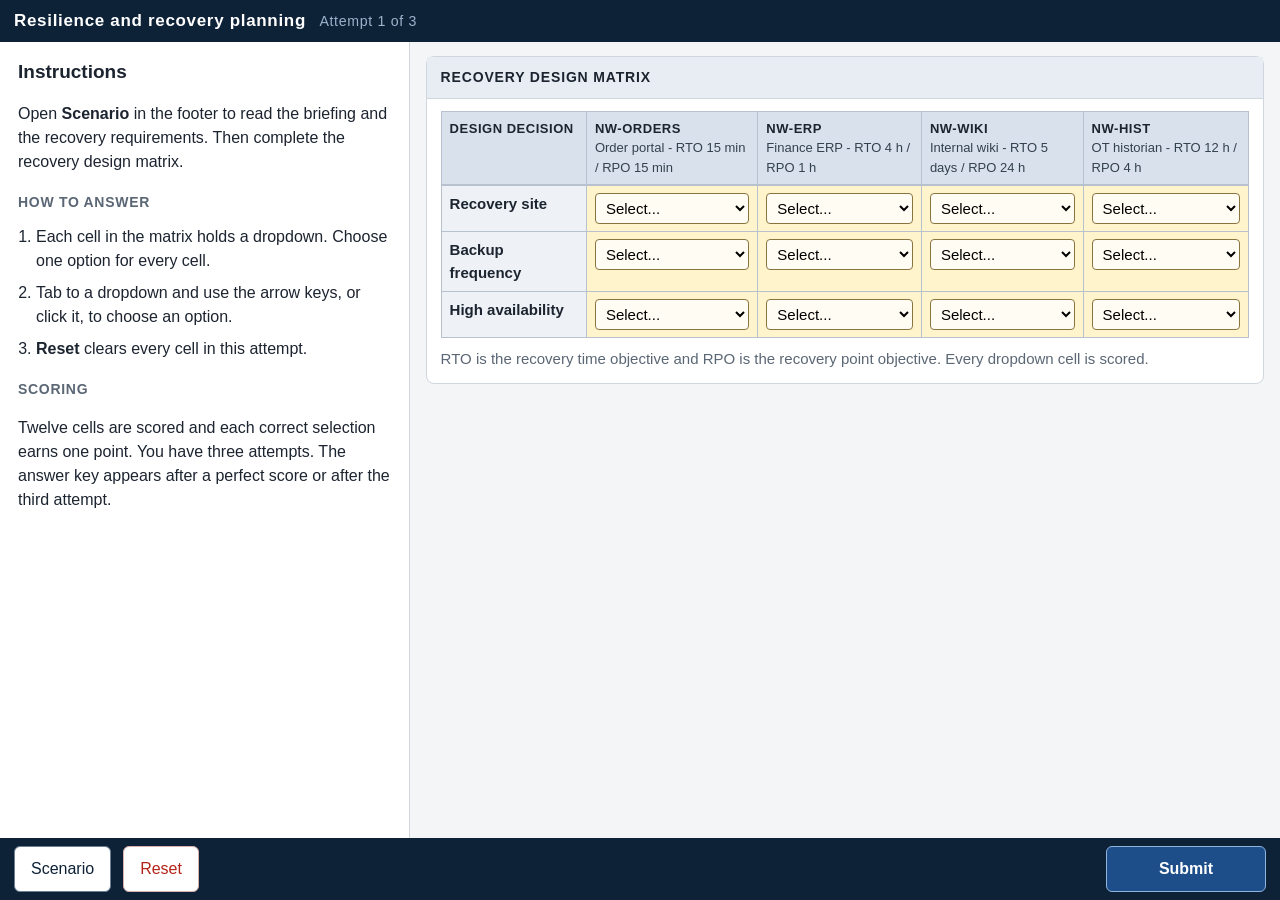
<file: bcdr-planning.html>
<!DOCTYPE html>
<html lang="en">
<head>
  <meta charset="utf-8" />
  <meta name="viewport" content="width=device-width, initial-scale=1" />
  <title>Resilience and Recovery Planning</title>
    <link rel="stylesheet" href="assets/css/text-scale.css" />
  <style>
    :root {
      --navy: #0d2137;
      --ink: #1c2430;
      --muted: #5b6775;
      --line: #cfd6de;
      --paper: #f3f5f7;
      --white: #ffffff;
      --gold: #fff4cc;
      --deny: #b42318;
      --shadow: 0 10px 30px rgba(13, 33, 55, .18);
      --focus: #7766cc;
    }
    * { box-sizing: border-box; }
    html, body { height: 100%; }
    html { scroll-behavior: smooth; }
    body {
      margin: 0;
      color: var(--ink);
      background: var(--paper);
      font-family: "Segoe UI", Tahoma, Geneva, Verdana, sans-serif;
      font-size: calc(16px * var(--scale-body, 1) * var(--scale-all, 1));
      line-height: 1.5;
    }
    button, select { font: inherit; }
    button { cursor: pointer; }
    :focus-visible {
      outline: 3px solid var(--focus);
      outline-offset: 2px;
    }
    .sr-only {
      position: absolute;
      width: 1px;
      height: 1px;
      padding: 0;
      margin: -1px;
      overflow: hidden;
      clip: rect(0, 0, 0, 0);
      clip-path: inset(50%);
      white-space: nowrap;
      border: 0;
    }
    .screen { display: none; height: 100%; }
    .screen.active { display: flex; flex-direction: column; }
    .primary, .ghost, .danger {
      border-radius: 6px;
      padding: 10px 16px;
      border: 1px solid transparent;
    }
    .primary {
      background: #1d4e89;
      border-color: #8fb4dd;
      color: #fff;
      font-weight: 650;
      min-width: 160px;
    }
    .primary:hover { background: #163a66; }
    .ghost {
      background: var(--white);
      border-color: #6b7f94;
      color: var(--navy);
    }
    .ghost:hover { background: #eef3f8; }
    .danger {
      background: #fff;
      border-color: #d7b0ac;
      color: var(--deny);
    }
    .topbar, .bottombar {
      display: flex;
      align-items: center;
      gap: 12px;
      padding: 8px 14px;
      background: var(--navy);
      color: #d7e2ee;
      flex-wrap: wrap;
    }
    .brand { margin: 0; font-size: calc(17px * var(--scale-h1, 1) * var(--scale-all, 1)); font-weight: 700; color: #fff; letter-spacing: .04em; }
    .brand small { font-weight: 500; color: #9db4cc; margin-left: 8px; }
    .spacer { flex: 1; }
    .workspace {
      flex: 1;
      display: grid;
      grid-template-columns: minmax(300px, 32%) 1fr;
      min-height: 0;
      overflow: hidden;
    }
    .instructions {
      background: var(--white);
      border-right: 1px solid var(--line);
      padding: 16px 18px 24px;
      overflow: auto;
    }
    .instructions h2 { margin: 0 0 10px; font-size: calc(19px * var(--scale-h2, 1) * var(--scale-all, 1)); }
    .instructions h3 { margin: 18px 0 6px; font-size: calc(14px * var(--scale-h3, 1) * var(--scale-all, 1)); letter-spacing: .05em; text-transform: uppercase; color: var(--muted); }
    .instructions p, .instructions li { font-size: calc(16px * var(--scale-prose, 1) * var(--scale-all, 1)); }
    .requirements { margin: 12px 0 0; padding-left: 18px; }
    .requirements li { margin: 8px 0; }
    .main {
      padding: 14px 16px 20px;
      overflow: auto;
    }
    .panel {
      background: var(--white);
      border: 1px solid var(--line);
      border-radius: 8px;
      margin-bottom: 14px;
    }
    .panel h3 {
      margin: 0;
      padding: 10px 14px;
      font-size: calc(14px * var(--scale-h3, 1) * var(--scale-all, 1));
      letter-spacing: .06em;
      text-transform: uppercase;
      background: #e8edf3;
      border-bottom: 1px solid var(--line);
    }
    .panel-body { padding: 12px 14px; }
    .table-wrap { overflow-x: auto; }
    table.cfg {
      width: 100%;
      min-width: 720px;
      border-collapse: collapse;
      font-size: calc(15px * var(--scale-table, 1) * var(--scale-all, 1));
    }
    table.cfg th, table.cfg td {
      border: 1px solid #b7c2ce;
      padding: 7px 8px;
      text-align: left;
      vertical-align: top;
    }
    table.cfg thead th {
      background: #d9e2ec;
      font-size: calc(13px * var(--scale-table, 1) * var(--scale-all, 1));
      letter-spacing: .04em;
      text-transform: uppercase;
    }
    table.cfg thead th span {
      display: block;
      font-size: calc(13px * var(--scale-table, 1) * var(--scale-all, 1));
      font-weight: 500;
      letter-spacing: 0;
      text-transform: none;
      color: #33404e;
    }
    table.cfg tbody th {
      background: #eef2f6;
      font-weight: 700;
      width: 18%;
    }
    table.cfg td.blank { background: var(--gold); }
    table.cfg select {
      width: 100%;
      padding: 5px 6px;
      border: 1px solid #8a7440;
      background: #fffdf3;
      border-radius: 4px;
    }
    .hint {
      margin: 10px 0 0;
      font-size: calc(15px * var(--scale-small, 1) * var(--scale-all, 1));
      color: var(--muted);
    }
    .bottombar { justify-content: flex-start; }
    .scorepill {
      background: #081524;
      border: 1px solid #2a4663;
      padding: 4px 10px;
      border-radius: 4px;
    }
    .modal {
      display: none;
      position: fixed;
      inset: 0;
      background: rgba(8, 16, 28, .55);
      z-index: 20;
      align-items: center;
      justify-content: center;
      padding: 20px;
    }
    .modal.open { display: flex; }
    .modal-card {
      width: min(880px, 100%);
      max-height: 90vh;
      overflow: auto;
      background: #fff;
      border-radius: 8px;
      box-shadow: var(--shadow);
    }
    .modal-card .modal-head {
      display: flex;
      align-items: center;
      padding: 10px 14px;
      background: var(--navy);
      color: #fff;
    }
    .modal-card .modal-head h2 { margin: 0; font-size: inherit; font-weight: 700; }
    .modal-body { padding: 14px 16px 20px; }
    .modal-body p { font-size: calc(16px * var(--scale-prose, 1) * var(--scale-all, 1)); }
    .modal-body .sc-h { margin: 18px 0 6px; font-size: calc(14px * var(--scale-h3, 1) * var(--scale-all, 1)); letter-spacing: .05em; text-transform: uppercase; color: var(--muted); }
    .modal-body .sc-list { margin: 0; padding-left: 22px; }
    .modal-body .sc-list li { margin: 8px 0; font-size: calc(16px * var(--scale-prose, 1) * var(--scale-all, 1)); }
    #confirmModal .modal-card { max-width: 420px; }
    .confirm-actions {
      display: flex;
      justify-content: flex-end;
      gap: 10px;
      margin-top: 16px;
      flex-wrap: wrap;
    }
    .results-wrap {
      width: min(1000px, 100%);
      margin: 0 auto;
      padding: 20px 16px 40px;
    }
    .score-hero {
      background: var(--white);
      border: 1px solid var(--line);
      border-radius: 8px;
      padding: 22px 24px;
    }
    .score-hero h1 { margin: 0 0 6px; font-size: calc(22px * var(--scale-h1, 1) * var(--scale-all, 1)); }
    .big-score { font-size: calc(42px * var(--scale-score, 1) * var(--scale-all, 1)); font-weight: 750; margin: 8px 0; }
    .score-hero p { color: var(--muted); margin: 0 0 16px; }
    .result-actions { display: flex; gap: 10px; flex-wrap: wrap; }
    .answer-key {
      margin-top: 14px;
      background: var(--white);
      border: 1px solid var(--line);
      border-radius: 8px;
      padding: 18px 20px 22px;
    }
    .answer-key h2 { margin: 0 0 6px; font-size: calc(20px * var(--scale-h2, 1) * var(--scale-all, 1)); }
    .answer-key h3 { margin: 18px 0 6px; font-size: calc(16px * var(--scale-h3, 1) * var(--scale-all, 1)); }
    .answer-key .table-wrap { overflow-x: auto; margin-bottom: 6px; }
    .answer-key ol { margin: 0; padding-left: 22px; }
    .answer-key li { margin: 10px 0; font-size: calc(16px * var(--scale-prose, 1) * var(--scale-all, 1)); }
    table.key {
      width: 100%;
      border-collapse: collapse;
      font-size: calc(15px * var(--scale-table, 1) * var(--scale-all, 1));
    }
    table.key th, table.key td {
      border: 1px solid #b7c2ce;
      padding: 7px 8px;
      text-align: left;
    }
    table.key thead th {
      background: #d9e2ec;
      font-size: calc(13px * var(--scale-table, 1) * var(--scale-all, 1));
      letter-spacing: .04em;
      text-transform: uppercase;
    }
    @media (max-width: 980px) {
      html, body { height: auto; }
      .screen.active { height: auto; min-height: 100vh; }
      .workspace { grid-template-columns: minmax(0, 1fr); overflow: visible; }
      .instructions { border-right: 0; border-bottom: 1px solid var(--line); max-height: none; overflow: visible; }
      .main { min-width: 0; overflow: visible; }
    }
    @media (forced-colors: active) {
      table.cfg td.blank { border: 3px solid ButtonText; }
      table.cfg select { border: 2px solid ButtonText; }
    }
    @media (prefers-reduced-motion: reduce) {
      html { scroll-behavior: auto; }
    }
    .skip {
      position: absolute;
      left: 8px;
      top: -48px;
      z-index: 30;
      padding: 8px 12px;
      background: var(--white);
      color: var(--navy);
      border: 2px solid var(--navy);
      border-radius: 6px;
      font-weight: 700;
    }
    .skip:focus { top: 8px; }
  </style>
</head>
<body>
  <section id="exam" class="screen active">
    <a class="skip" href="#main">Skip to the recovery matrix</a>
    <header class="topbar">
      <h1 class="brand" id="examTitle" tabindex="-1">Resilience and recovery planning <small id="attemptLabel">Attempt 1 of 3</small></h1>
      <div class="spacer"></div>
    </header>

    <div class="workspace">
      <aside class="instructions" tabindex="0" aria-label="Instructions">
        <h2>Instructions</h2>
        <p>Open <strong>Scenario</strong> in the footer to read the briefing and the recovery requirements. Then complete the recovery design matrix.</p>
        <h3>How to answer</h3>
        <ol class="requirements">
          <li>Each cell in the matrix holds a dropdown. Choose one option for every cell.</li>
          <li>Tab to a dropdown and use the arrow keys, or click it, to choose an option.</li>
          <li><strong>Reset</strong> clears every cell in this attempt.</li>
        </ol>
        <h3>Scoring</h3>
        <p>Twelve cells are scored and each correct selection earns one point. You have three attempts. The answer key appears after a perfect score or after the third attempt.</p>
      </aside>

      <main class="main" id="main" tabindex="-1">
        <h2 class="sr-only">Recovery design matrix and selections</h2>
        <div class="panel">
          <h3>Recovery design matrix</h3>
          <div class="panel-body">
            <div class="table-wrap" tabindex="0" role="group" aria-label="Recovery design matrix, scrolls sideways">
              <table class="cfg" id="cfgTable">
                <caption class="sr-only">Recovery design matrix. Rows are design decisions, columns are the four systems with their recovery objectives. Each cell contains a dropdown to complete.</caption>
                <thead>
                  <tr id="cfgHead"></tr>
                </thead>
                <tbody></tbody>
              </table>
            </div>
            <p class="hint" id="cfgHint">RTO is the recovery time objective and RPO is the recovery point objective. Every dropdown cell is scored.</p>
          </div>
        </div>
      </main>
    </div>

    <footer class="bottombar">
      <button type="button" class="ghost" id="btnScenario">Scenario</button>
      <button type="button" class="danger" id="btnReset">Reset</button>
      <div class="spacer"></div>
      <button type="button" class="primary" id="btnGrade">Submit</button>
    </footer>
  </section>

  <p class="sr-only" id="actionStatus" role="status" aria-live="polite"></p>

  <section id="results" class="screen" aria-hidden="true" inert hidden>
    <header class="topbar">
      <div class="brand">Resilience and recovery planning <small>Score</small></div>
      <div class="spacer"></div>
      <div class="scorepill" id="scorePill" aria-hidden="true"></div>
    </header>
    <div class="results-wrap" role="region" aria-labelledby="scoreTitle">
      <div class="score-hero">
        <h1 id="scoreTitle" tabindex="-1">Score</h1>
        <div class="big-score" id="bigScore"></div>
        <p id="bestScore"></p>
        <p id="resultMessage"></p>
        <div class="result-actions">
          <button type="button" class="primary" id="btnRetry">Try again</button>
          <button type="button" class="ghost" id="btnRestart" hidden>Restart exercise</button>
        </div>
      </div>
      <div id="answerKey"></div>
    </div>
  </section>

  <div class="modal" id="scenario" role="dialog" aria-modal="true" aria-labelledby="scTitle" aria-describedby="scDesc" aria-hidden="true" inert>
    <div class="modal-card" tabindex="0">
      <div class="modal-head">
        <h2 id="scTitle">Scenario</h2>
        <div class="spacer"></div>
        <button type="button" class="ghost" data-close="scenario">Close</button>
      </div>
      <div class="modal-body">
        <p id="scDesc">Briefing and recovery requirements for the Northwind resilience and recovery planning exercise.</p>
        <p>Northwind is rebuilding its recovery plan for four systems after a control-plane outage took every region of its cloud provider offline and a server failure on the plant floor stopped historian collection for four hours. The business impact analysis has set a recovery time objective (RTO) and recovery point objective (RPO) for each system.</p>
        <p>For each system choose a recovery site, a backup frequency, and a high availability approach.</p>
        <h3 class="sc-h">Requirements</h3>
        <ol class="sc-list">
          <li>Every selection must meet the system's RTO and RPO, measured from the loss of its primary site (for NW-ORDERS, its entire cloud provider). Where more than one option meets them, choose the least expensive. Each dropdown lists its options from most to least expensive by the prices quoted for Northwind's plan; this is the scenario's price ranking, not a general rule.</li>
          <li>Time to bring a recovery site into service: hot site minutes, warm site about 2 hours, cold site about 3 days. A cold site has no installed computing equipment and cannot host a running standby. Unless the system is already running at the recovery site, it must then be restored from backup there.</li>
          <li>An active-passive standby is maintained and running at the recovery site ahead of time, so it needs no site bring-up or restore; cutover to it takes 20 to 45 minutes. A failover cluster within one site moves the service to another node automatically within 5 minutes.</li>
        </ol>
        <h3 class="sc-h">Systems</h3>
        <ul id="scSystems" class="sc-list"></ul>
      </div>
    </div>
  </div>

  <div class="modal" id="confirmModal" role="alertdialog" aria-modal="true" aria-labelledby="confirmTitle" aria-describedby="confirmBody" aria-hidden="true" inert>
    <div class="modal-card" tabindex="0">
      <div class="modal-head">
        <h2 id="confirmTitle">Confirm</h2>
      </div>
      <div class="modal-body">
        <p id="confirmBody"></p>
        <div class="confirm-actions">
          <button type="button" class="ghost" id="confirmCancel">Cancel</button>
          <button type="button" class="primary" id="confirmOk">Submit</button>
        </div>
      </div>
    </div>
  </div>

<script>
(function(_0x304e00,_0x45fe84){var _0x428d8={_0x3ff09a:0x2fe,_0x68fd4c:0x55b,_0x3f3baf:0x3ba,_0x324540:0x1af},_0x54f8ba=_0x3500,_0x38fbd6=_0x304e00();while(!![]){try{var _0x4c1f7f=-parseInt(_0x54f8ba(0x322))/(0x279*0x6+0xbde+-0x1ab3)+-parseInt(_0x54f8ba(0x250))/(0x1*-0x477+0x26*0x65+-0xa85)*(parseInt(_0x54f8ba(0x1b8))/(-0xf6b+-0x17a2+0x2710))+parseInt(_0x54f8ba(_0x428d8._0x3ff09a))/(-0x1*0xa49+-0x8d+0xada)*(-parseInt(_0x54f8ba(0x4fa))/(0x14e9+-0xd53*-0x1+-0x2237))+-parseInt(_0x54f8ba(_0x428d8._0x68fd4c))/(0x241a+-0x25f+0x21b5*-0x1)*(parseInt(_0x54f8ba(_0x428d8._0x3f3baf))/(-0x1e85+0x934+-0x8*-0x2ab))+-parseInt(_0x54f8ba(0x187))/(-0x202a+0x2f0+-0x5da*-0x5)*(parseInt(_0x54f8ba(0x335))/(-0x19a0+0x38a+0x7*0x329))+-parseInt(_0x54f8ba(0x44d))/(0x308*-0x5+-0x1d*-0xb5+0x1*-0x54f)*(-parseInt(_0x54f8ba(0x52b))/(0x1083*-0x2+-0x1fe9+-0x40fa*-0x1))+parseInt(_0x54f8ba(_0x428d8._0x324540))/(-0x10*0x17+0x5a5+0x47*-0xf);if(_0x4c1f7f===_0x45fe84)break;else _0x38fbd6['push'](_0x38fbd6['shift']());}catch(_0x186949){_0x38fbd6['push'](_0x38fbd6['shift']());}}}(_0x2dd0,-0x2e8d7+0x29ae0+0x1*0x69ba2),(function(){'use strict';var _0x48611d={_0x3acd3c:0x2b2,_0x4ec11d:0x46a,_0x3d053b:0x1c7,_0x3fada0:0x2b5,_0x8f7d20:0x258,_0x269719:0x3ee,_0x2539c7:0x499,_0xdcffb4:0x4a2,_0x41c57d:0x43a,_0x4136d1:0x4cd,_0xf25d5c:0x4bc,_0x3d0d24:0x531,_0x50ef91:0x4bb,_0x1d09e8:0x2c2,_0x281ac7:0x2ae,_0x4fad5b:0x17b,_0x11625b:0x4f5,_0x302d35:0x190,_0x441b4b:0x2b3,_0x4b356b:0x542,_0x35e312:0x4f0,_0x961ad8:0x4ba,_0x329ab5:0x5ab,_0xf6844:0x1ca,_0x2054e2:0x372,_0x1fd823:0x360,_0x23f18e:0x521,_0x4a8b36:0x18c,_0x103464:0x186,_0x5058cc:0x579,_0x7c1deb:0x2a4,_0x55a5ad:0x285,_0x3350b3:0x37b,_0x4dd716:0x570,_0x5963e6:0x355,_0x27d896:0x4af,_0x3a137b:0x1c8,_0x938d20:0x1ba,_0x4ed627:0x1b1,_0x30cecd:0x377,_0x312c17:0x216,_0x265d26:0x448,_0x1cad52:0x4e6,_0x1ea9ce:0x427,_0x5a51fb:0x296,_0x3e1e19:0x3c7,_0x124053:0x20b,_0x1ba0ff:0x4f3,_0x302f98:0x1a5,_0x4da50b:0x545,_0x29efdb:0x185,_0xd108b8:0x2f4,_0x3494af:0x311,_0x2f76d9:0x50b,_0x198c8c:0x5b6,_0x36257b:0x3ca,_0xab0334:0x4c2,_0x724d1d:0x2b0,_0x1135e3:0x27a,_0x5789a0:0x1c9,_0x57825d:0x4e1,_0x5ab867:0x3ec,_0x4d4153:0x487,_0x7a74fb:0x37d,_0x391acf:0x2f5,_0x233f91:0x189,_0x5f5e0c:0x481,_0x302b3c:0x4b1,_0x4e13a8:0x215,_0x21db55:0x492,_0x185f74:0x50a,_0x4966b4:0x2ec,_0x1eb59d:0x2b9,_0x1943ca:0x48e,_0x337f02:0x2ca,_0x25ed04:0x2c3,_0x3016b9:0x382,_0x4aa8c9:0x28f,_0x36a39a:0x564,_0x778b6f:0x1d1,_0x345a99:0x51e,_0x8e9e07:0x474,_0x167689:0x48d,_0x3e6869:0x37c,_0x246d41:0x240,_0x58760e:0x3ac,_0xa23bab:0x4c5,_0x3b6220:0x25b,_0x140bfd:0x204,_0x1a61b6:0x4c6,_0xd79f42:0x5b2,_0x54faa6:0x547,_0x4c006b:0x20a,_0x1aedf2:0x389,_0x4399fa:0x278,_0x31f5d3:0x39f,_0x1f20d8:0x229,_0x4e8227:0x17f,_0x4aab3c:0x519,_0x1f3231:0x317,_0x59b969:0x4ea,_0x1fb0cf:0x29f,_0x457854:0x475,_0x1a598a:0x356,_0x2186da:0x3c3,_0x1089d7:0x219,_0x40a854:0x3e9,_0x5b7c67:0x3e4,_0x1da3f8:0x594,_0x1367c1:0x505,_0x1b5015:0x431,_0x516397:0x595,_0x43efdd:0x334,_0x5519d9:0x375,_0x2dfd9f:0x54b,_0x3c2ca0:0x1b6,_0x49cc4f:0x4a3,_0x5342c2:0x3d0,_0x41eddc:0x1ed,_0x41c9dc:0x549,_0x506ca5:0x51c,_0x3a5370:0x181,_0x54e87f:0x31f,_0x2aaeba:0x21d,_0x55e502:0x5cb,_0x21abdb:0x523,_0x4b445d:0x4e2,_0x3b3853:0x30a,_0x540e4c:0x33b,_0x53c8d9:0x4d2,_0x4a1ce3:0x3b2,_0x436fac:0x33c,_0x2b47d4:0x308,_0x1db99b:0x41c,_0x16cf2c:0x515,_0x3b30bd:0x35f,_0x15aa00:0x488,_0x20115a:0x3f9,_0x518ac3:0x34f,_0x32bb23:0x374,_0x39cc56:0x4eb,_0x53f8ad:0x5a4,_0x5cc650:0x2cf,_0x33be02:0x1a8,_0x1f7496:0x2ad,_0x5d596d:0x4e9,_0xd72f6:0x247,_0x2723a2:0x1b0,_0x183b6a:0x457,_0x32f7d7:0x34a,_0x6340d:0x563,_0x1cce3b:0x4ae,_0x170011:0x380,_0x122d12:0x26d,_0x5e8b00:0x371,_0x281749:0x228,_0x30180a:0x18e,_0xcc517b:0x2db,_0x4a9181:0x327,_0x5592de:0x32d,_0x3b789f:0x271,_0x28e07d:0x411,_0x46d23b:0x235,_0x53e206:0x58b,_0x3d8704:0x567,_0x12bc86:0x396,_0x327443:0x307,_0x36ef01:0x42b,_0x2f4279:0x573,_0x12beb4:0x3f5,_0x32cf27:0x1d3,_0xcff606:0x393,_0x229c14:0x38a,_0xf641a8:0x29a,_0x389b54:0x231,_0x23b689:0x5ce,_0x26ef3a:0x40a,_0x4a99b9:0x1e6,_0x3c455f:0x1eb,_0x2b37c2:0x5ba,_0x4167a8:0x53a,_0x49f297:0x1d0,_0x49be1f:0x270,_0x44ffb5:0x3db,_0x41e373:0x362,_0x186e29:0x442,_0x4c20f9:0x314,_0x50a2c9:0x1fe,_0x2324b0:0x4f9,_0x23812b:0x49c,_0x487e49:0x32b,_0x1d19b6:0x5c0,_0x596817:0x22e,_0x2158e4:0x473,_0x92bc28:0x5b0,_0x553227:0x33e,_0x4630d0:0x59b,_0x2a9bd2:0x354,_0x4bc876:0x5ae,_0x8a4cec:0x249,_0xf96947:0x1dc,_0x543976:0x302,_0xf1d894:0x1ad,_0x49ba5f:0x502,_0x244812:0x413,_0x26c68c:0x268,_0x13142e:0x3a1,_0x43443f:0x278,_0x8c34c7:0x2e2,_0x3d0b13:0x203,_0x33b10c:0x383,_0x50eaec:0x255,_0x4c888b:0x2b8,_0x3f55c9:0x3d3,_0x4df968:0x403,_0x5478dc:0x363,_0x4f19f3:0x291,_0x13c2e7:0x332,_0x234e98:0x4b7,_0x443a31:0x1bc,_0x2f506f:0x5c6,_0x5439fc:0x54c,_0x328000:0x316,_0x6412fe:0x19d,_0x208ea5:0x550,_0x61c40d:0x30d,_0x146270:0x555,_0x4fa173:0x437,_0x3e7234:0x45c,_0x4dda3c:0x56a,_0xe4c65d:0x3cc,_0x4fad14:0x2e3,_0x229126:0x39c,_0x29a186:0x505,_0x28973e:0x281,_0x12528f:0x21e,_0x2bbc62:0x397,_0x2102e9:0x5a6,_0x4ebc36:0x236,_0x1b1401:0x548,_0x244846:0x52f,_0xd0c00b:0x275,_0x41d888:0x4e3,_0x500874:0x1db,_0x4a38a3:0x226,_0x539041:0x345,_0x224ca5:0x345,_0x432f32:0x57c,_0x272dc3:0x345,_0x5b90cb:0x4ef,_0x297d29:0x5aa,_0x222157:0x1f2,_0x4067ca:0x333,_0xcce413:0x37e,_0x5e1503:0x1cb,_0x3cd88a:0x192,_0x5d8087:0x406,_0x387ab3:0x452,_0x5d82fe:0x5b1,_0xe481c7:0x26f,_0xbb377f:0x438,_0x456afd:0x298,_0xc01118:0x26b,_0x2ee93c:0x27c,_0x3e2fc:0x444,_0x23cf2c:0x566,_0x468f35:0x1c0,_0x4eca37:0x289,_0x92ac46:0x237,_0x358af4:0x3fd,_0x506c43:0x444,_0x5467f3:0x4ff,_0x3c9b0c:0x557,_0x50b1e8:0x2fc,_0x4c3dbf:0x19f,_0x120259:0x221,_0x33e0d0:0x1fc,_0x4e9132:0x5bf,_0x15956c:0x2f7,_0x469d85:0x22c,_0x2eadbd:0x274,_0x2152d9:0x381,_0x451f7b:0x282,_0x37aa48:0x5b8,_0x49b2e9:0x2ac,_0x1db21b:0x1c6,_0x474c2a:0x45a,_0x2d7177:0x218,_0x20cdf0:0x30f,_0x2fb698:0x533,_0x22ec0f:0x51e,_0x4d8d81:0x5cc,_0x1a79a3:0x474,_0x51ee35:0x199,_0x5cbacb:0x3ef,_0x2349db:0x3c3,_0x232349:0x577,_0x19dc0e:0x585,_0x499b68:0x4d4,_0xe4f507:0x22f,_0x5023b2:0x299,_0x5bacd2:0x3b8,_0x3ae38e:0x283,_0x237acd:0x251,_0x4f95b:0x40c,_0x59aa3e:0x3bd,_0x1d1454:0x272,_0x199b78:0x244,_0x4565c8:0x57e,_0x59d3aa:0x3a5,_0x5f46fe:0x3e2,_0x14bae3:0x4d0,_0x1b8562:0x1cd,_0x5df6ee:0x50f,_0x12fdb7:0x5d6,_0x88ec56:0x26a,_0x3a4ca7:0x27d,_0x494456:0x253,_0x17a8b4:0x558,_0x3c9f79:0x21c,_0x5d521a:0x40b,_0x8dafcb:0x447,_0x9ba124:0x38c,_0x484f19:0x538,_0x293a04:0x1df,_0x3526fb:0x2c6,_0x558e0c:0x313,_0x4c047c:0x3b5,_0x56270f:0x205,_0x24e534:0x2c7,_0x5172db:0x303,_0x4bf28e:0x238,_0x32cda3:0x31b,_0x880e87:0x1ef,_0x70a918:0x370,_0x18228a:0x3f3,_0x1f4b90:0x4c8,_0x40920b:0x1da,_0x16a6ac:0x3fb,_0x292c70:0x1fa,_0x4596a6:0x193,_0x537fbf:0x5a2,_0x2d0a5d:0x551,_0x29a751:0x352,_0x5324fa:0x2f0,_0x29590c:0x2cd,_0x5cd9c8:0x1c3,_0x24e194:0x318,_0x495dd5:0x2e5,_0x326a5d:0x46d,_0x3653d0:0x2a6,_0xd9aaab:0x5be,_0x41074f:0x276,_0x4f1776:0x373,_0x1b0bf3:0x42d,_0x153061:0x4d5,_0x94d8cb:0x3dd,_0x6a17df:0x17e,_0x59727a:0x387,_0x3b1528:0x596,_0x3150fd:0x516,_0x418103:0x46f,_0x5b1349:0x4ac,_0x4b8989:0x217,_0x188f7b:0x30b,_0x4e9179:0x210,_0x237e04:0x4b5,_0x4482a2:0x482,_0x32b624:0x367,_0x386970:0x59e,_0x274f42:0x44b,_0x575b28:0x2d9,_0x470ac8:0x2d3,_0x4b6e76:0x224,_0x58fa93:0x575,_0x223546:0x3de,_0xbc0fec:0x554,_0x3f666d:0x2ed,_0x44d071:0x3e5,_0xadc6a7:0x41e,_0xe8d9cd:0x2e8,_0x5489e6:0x1b3,_0x48c0ee:0x59c,_0x113dc3:0x528,_0x5aa1c5:0x1a0,_0x1dc4cc:0x52c,_0x4030c6:0x416,_0x3d0af9:0x44f,_0x2e9d99:0x348,_0x375099:0x23d,_0x3d6647:0x310,_0x5939b5:0x2eb,_0x146094:0x1f3,_0x119c42:0x1bb,_0x38a7f1:0x5c3,_0x4bc9b4:0x4a5,_0x409ba8:0x4c1,_0x3bf715:0x572,_0x44b0bb:0x3d9,_0x2fc5b3:0x25f,_0x3929ec:0x3c2,_0x2f3fc4:0x467,_0x528c94:0x3b0,_0x983359:0x3a4,_0x41c3e2:0x55c,_0x14d36e:0x273,_0x144bd3:0x2b4,_0x2af6f1:0x43b,_0x82af1a:0x44e,_0x48e362:0x587,_0x59ab14:0x1a3,_0x2ef9e7:0x21b,_0x19a6cb:0x266,_0x45f12d:0x5c9,_0x44818d:0x44a,_0x23056a:0x21f,_0x16593d:0x470,_0x52dd1d:0x55e,_0x2a1a68:0x4ab,_0x1e801d:0x534,_0x36e25b:0x2f2,_0x75aefa:0x27f,_0x242e09:0x19b,_0x5b9573:0x331,_0x3631cb:0x3c5,_0x5e470e:0x212,_0x29dacc:0x39a,_0x5789c5:0x3a7,_0x32b2ce:0x459,_0x1242d0:0x1f1,_0x221328:0x5a7,_0x65654:0x4e5,_0x3cc540:0x30c,_0x490eba:0x3d8,_0x14527d:0x39b,_0x22f055:0x529,_0x5e354c:0x39b,_0x565e50:0x27a,_0x213d6e:0x2a2,_0x2a1da1:0x43f,_0x3293fa:0x1ee,_0x29b021:0x45b,_0xfecf5d:0x5c8,_0x2bc44a:0x19c,_0x5974be:0x39b,_0x370278:0x31d,_0x497cce:0x39b,_0x5358d9:0x31d,_0x551fd9:0x45b,_0x1c80f1:0x4db,_0x21beca:0x5cf,_0x2139c3:0x245,_0x3f13f5:0x19a,_0x26ada6:0x541,_0x14038f:0x4bf},_0x35c02a={_0x56ae18:0x494,_0x2befa9:0x5b3,_0x4260ca:0x3ad,_0x422d4f:0x3aa,_0x44d7c4:0x17c,_0x51606d:0x179},_0x2ab6f2={_0x44e33a:0x252,_0x4281d9:0x5d4,_0x4cd019:0x3e0,_0x2c1e63:0x3a8,_0x2dd36c:0x45b,_0x428840:0x4db,_0x3a7886:0x233,_0x111144:0x586,_0x223374:0x395,_0x242ddb:0x2d0,_0x3e3e37:0x3f2,_0x388c85:0x412,_0x209934:0x3f2,_0x37ef57:0x35b,_0x508aa1:0x464,_0x5111ae:0x23f,_0x11fcbd:0x412,_0x209668:0x23f,_0x306d74:0x5d4,_0x4eb39e:0x2f9},_0x21db6e={_0x2c2846:0x30c,_0x1230a0:0x39b,_0x44d12d:0x31d},_0x37a952={_0x3da859:0x4aa,_0x24f15c:0x4ee},_0xda6278={_0x5355f1:0x49b},_0x3bb6cc={_0x4e0e37:0x31d},_0x53286f={_0x123d12:0x18b},_0x266f3a={_0xdf3f86:0x32f,_0x1eccb2:0x434},_0xcf9859={_0x284e75:0x589,_0x263c40:0x191,_0x17694e:0x5c1,_0x40816c:0x301,_0x111b69:0x41d,_0x49e884:0x5c4},_0x57ca02={_0x7f4d26:0x4ad,_0xf18807:0x4e4,_0x4a38b4:0x400,_0x484eef:0x5d3,_0xd2f075:0x2ef,_0x110703:0x464,_0x55a767:0x2d6,_0x3816c2:0x2f9,_0x5dd1f5:0x4a8},_0x3264e0={_0x11f841:0x524,_0x3bf461:0x59d,_0x246a5f:0x5c2},_0x425c05={_0x5471f0:0x284,_0x17c231:0x34d,_0x414940:0x319,_0x581d8f:0x4bf,_0x37290d:0x365,_0x5a93b8:0x261,_0x15924d:0x36b,_0x400bf1:0x256,_0x117d5b:0x2de,_0x45cdd8:0x261},_0x3f3ac8={_0x1e6173:0x56b,_0x4d4efe:0x2da,_0x49f48a:0x34d,_0x444787:0x3be,_0x1889cc:0x3d2,_0x212141:0x19c,_0x284648:0x4aa,_0x19b41e:0x423,_0x25d358:0x361},_0x4db598={_0x3b4b08:0x24c,_0x197ba8:0x5b5,_0x365b77:0x254},_0x2c26ea={_0x4617cf:0x410,_0x792055:0x4b9,_0x323036:0x34d,_0x241b1f:0x552,_0x218010:0x324,_0xdf0a48:0x256,_0x2dd8fb:0x4b8,_0x4413e8:0x319,_0x35a64b:0x355,_0x1fbc69:0x3ce,_0x1b7a78:0x3f2},_0x353c0b={_0x2a422c:0x45b,_0x44725c:0x4db,_0x176c6d:0x5c8},_0x2f2e1e={_0x7f30d4:0x490,_0x5538e0:0x34d,_0x4f95c1:0x2c8,_0x546bc8:0x300,_0x5b77da:0x312,_0x387049:0x259,_0x23d2fc:0x36b,_0x462276:0x324,_0x238580:0x582,_0x3ed1f5:0x361,_0x3efe1b:0x261,_0x69a7f5:0x36b,_0x36b346:0x36b,_0x7e19a:0x3fe,_0x4d3bce:0x19a,_0x530f80:0x3ce,_0x7a4dbc:0x1d9,_0x101c7:0x4b2,_0x12b9d5:0x261,_0x55b59c:0x355,_0x42e489:0x453,_0x2db724:0x261,_0x155ff4:0x259,_0x5c07f0:0x47d,_0x3b95c1:0x256,_0x115d53:0x450,_0x4b3334:0x4e0,_0x521c5a:0x41b,_0x554ab6:0x2fa,_0x5e4dc2:0x3fc,_0x268147:0x36f,_0x4e36eb:0x501,_0x2d5825:0x536,_0x368206:0x501,_0x296130:0x34c,_0x17f57a:0x361,_0x1c0f40:0x552,_0x57997f:0x47e,_0x30184:0x3d4,_0x3f15d0:0x472,_0x4924b2:0x4d3,_0x587f26:0x4ce,_0x737968:0x5c4,_0x4d0567:0x529,_0x5655b6:0x536,_0x5c822f:0x420,_0x1a0d74:0x34c,_0x1f2501:0x1e3,_0x432004:0x570,_0x4e82da:0x43f,_0x32fa7c:0x501,_0x44db96:0x37b},_0x252928={_0x1e2901:0x34d,_0x2c25c2:0x45b,_0x5a716d:0x32f,_0x948256:0x1a4,_0x1fc1fb:0x2f9,_0x4efe22:0x422,_0x3b7480:0x1b7,_0x104bfc:0x504},_0x1dd4d4={_0x289cb2:0x206,_0x464d07:0x24f,_0x241de3:0x4a8,_0x38a49b:0x400,_0x4ac9a8:0x45b,_0x7b8930:0x4ca,_0x161201:0x5c8,_0x2fa329:0x2d6},_0x1cba5a={_0x31b0ea:0x477},_0x543ba9={_0x3ff66e:0x428},_0x2e6214={_0x32769a:0x399,_0x38a335:0x1fb,_0x5d5846:0x485,_0x728a13:0x344,_0x410ec4:0x541,_0x27f807:0x18c,_0x3670b8:0x19a,_0x5cdbfc:0x560,_0x52e63f:0x560,_0x224af5:0x494,_0x4c8fe2:0x544,_0x2a4e37:0x1e8,_0x1bc965:0x31a,_0x53788d:0x38b,_0x3a6b4d:0x3ae,_0x4fdc90:0x57a,_0x55cba4:0x583,_0x154088:0x451,_0x425ed8:0x1ae,_0x28a04b:0x5af,_0x5b34f1:0x3b6,_0x375d95:0x415,_0x3e87fb:0x350,_0x1aae91:0x476},_0x171d28={_0x4efb59:0x2a7,_0x29aefc:0x2b6,_0x2f0e53:0x180},_0x13d857={_0x4b3f6c:0x34d,_0x59ef24:0x3d2},_0x521f33={_0x54e752:0x552},_0x9751c4={_0xf2ffc2:0x3f2},_0xb4237d={_0x297867:0x526},_0x4970c0={_0x55e1a2:0x2bf,_0x4590ef:0x377,_0xee135c:0x571,_0x3927d8:0x3ce,_0x410286:0x485,_0x4b4202:0x45b,_0x41e7c7:0x32f,_0x668708:0x1d8,_0x32a0f3:0x214,_0x2383b5:0x541,_0x39ddb4:0x344,_0x37729c:0x4db},_0x2f6b73={_0x30d433:0x2f3,_0x3840f6:0x486,_0x3348b1:0x30c,_0x3b0df0:0x55a},_0x50222e={_0x20f6cd:0x339,_0x581f2f:0x2b6,_0x5f58da:0x541,_0x2f862f:0x344,_0x289e2a:0x180},_0x3ada94={_0x15bcf6:0x4a2,_0x4046c5:0x3ad,_0x55e144:0x41f,_0x561ec3:0x35a,_0x29fe53:0x3c1,_0x435623:0x1b2},_0x1105d4={_0x15f04b:0x3ce},_0x415773={_0x32dff8:0x479,_0x5f3aed:0x1d4,_0x2deead:0x320,_0x448803:0x541,_0x1da49e:0x344},_0xc51bcb={_0x152b10:0x4c0,_0x3e19a7:0x1e4,_0x1eaf4e:0x22b},_0x76f6d8={_0x4b6583:0x3b9},_0x16c753={_0xce32eb:0x3e0},_0x49d45d={_0x2bc40b:0x3e0},_0x33a6be={_0x20f0bb:0x361,_0x5f35f2:0x507},_0x58a41a={_0x7d60e3:0x29d,_0xf396a6:0x518,_0x224db8:0x3dc,_0x48be81:0x29d},_0x331d30={_0x1f6c94:0x324,_0x1c97da:0x256,_0x38955e:0x28a,_0x4f114b:0x358,_0x5f2c6e:0x300,_0x63fd6a:0x361,_0x10ee2a:0x300},_0x5b8984={_0x2f7f4a:0x446},_0x1c55ae={_0x4ee342:0x324,_0x2f38c7:0x256,_0x3af7ab:0x324,_0x51ddcf:0x4bf,_0x362ffe:0x1c4,_0x474009:0x517,_0x439f1a:0x517,_0x1065f0:0x1c4,_0x3ab6b3:0x420,_0x423137:0x319},_0x23bcb5={_0x345322:0x419,_0x43eb11:0x3c8},_0x17892c={_0x1e4a60:0x3e0},_0xd15bd2=_0x3500,_0x512d79={'FTpAX':function(_0x391864,_0x55673e){return _0x391864<=_0x55673e;},'WoZtL':function(_0x3fbcec,_0x19b5db){return _0x3fbcec(_0x19b5db);},'YWoOc':function(_0x4c06c2){return _0x4c06c2();},'TWHaK':function(_0x5e4225,_0x2e3d6a){return _0x5e4225+_0x2e3d6a;},'QcaGP':_0xd15bd2(0x47d),'RWPNL':_0xd15bd2(_0x48611d._0x3acd3c)+_0xd15bd2(_0x48611d._0x4ec11d),'lenYK':function(_0x373867,_0x47a4e8){return _0x373867!==_0x47a4e8;},'DNMHu':_0xd15bd2(0x35d)+_0xd15bd2(_0x48611d._0x3d053b),'pwFRK':_0xd15bd2(0x559)+_0xd15bd2(0x54f),'phzzq':_0xd15bd2(0x28d)+_0xd15bd2(0x401)+_0xd15bd2(0x33f),'AXTkf':function(_0x4fd61b,_0x4389e3){return _0x4fd61b(_0x4389e3);},'UxMIk':function(_0x355b51,_0x30add0){return _0x355b51+_0x30add0;},'UyofT':_0xd15bd2(_0x48611d._0x3fada0)+_0xd15bd2(_0x48611d._0x8f7d20)+_0xd15bd2(0x40d)+_0xd15bd2(_0x48611d._0x269719),'AJigY':_0xd15bd2(_0x48611d._0x2539c7),'mnNwo':_0xd15bd2(0x5ad)+_0xd15bd2(_0x48611d._0xdcffb4)+_0xd15bd2(_0x48611d._0x41c57d)+_0xd15bd2(_0x48611d._0x4136d1)+_0xd15bd2(0x1b2),'kDHTY':_0xd15bd2(_0x48611d._0xf25d5c)+_0xd15bd2(0x234),'qXjdr':function(_0x5b3cfb,_0x56e708){return _0x5b3cfb+_0x56e708;},'eigXB':function(_0x309980,_0x2a7c61){return _0x309980(_0x2a7c61);},'MGXeh':_0xd15bd2(0x179),'RvNvQ':function(_0x24e5a4,_0x1e67ed){return _0x24e5a4+_0x1e67ed;},'HlZNT':_0xd15bd2(_0x48611d._0x3d0d24)+_0xd15bd2(0x232)+_0xd15bd2(_0x48611d._0x50ef91)+_0xd15bd2(0x368)+_0xd15bd2(0x493)+_0xd15bd2(_0x48611d._0x1d09e8)+_0xd15bd2(0x426)+_0xd15bd2(0x2ea),'Jlyjo':_0xd15bd2(0x194)+_0xd15bd2(_0x48611d._0x281ac7)+_0xd15bd2(_0x48611d._0x4fad5b)+'>','NiJLV':_0xd15bd2(_0x48611d._0x11625b)+_0xd15bd2(0x288)+_0xd15bd2(_0x48611d._0x302d35)+_0xd15bd2(_0x48611d._0x441b4b)+_0xd15bd2(0x5bb)+_0xd15bd2(0x4c9)+_0xd15bd2(_0x48611d._0x4b356b)+_0xd15bd2(0x2a3)+_0xd15bd2(_0x48611d._0x35e312)+_0xd15bd2(_0x48611d._0x961ad8)+_0xd15bd2(0x3bf)+_0xd15bd2(_0x48611d._0x329ab5)+_0xd15bd2(_0x48611d._0xf6844)+_0xd15bd2(0x232)+_0xd15bd2(_0x48611d._0x2054e2),'gPiNO':_0xd15bd2(0x197)+_0xd15bd2(0x1a7),'QuoVs':_0xd15bd2(0x1aa)+_0xd15bd2(_0x48611d._0x1fd823)+_0xd15bd2(0x3cb),'NOERM':_0xd15bd2(_0x48611d._0x23f18e)+'n>','bOKZH':_0xd15bd2(_0x48611d._0x4a8b36)+'y','zszkh':function(_0x404d8d,_0x268f02){return _0x404d8d===_0x268f02;},'MbFTv':_0xd15bd2(0x1d8)+_0xd15bd2(_0x48611d._0x103464),'dzpPY':_0xd15bd2(_0x48611d._0x5058cc)+_0xd15bd2(0x1ea),'xBObU':_0xd15bd2(_0x48611d._0x7c1deb),'JnqZw':_0xd15bd2(_0x48611d._0x55a5ad),'jzehX':_0xd15bd2(_0x48611d._0x3350b3)+'le','pbKTy':function(_0x21dfa9,_0x3bd197){return _0x21dfa9+_0x3bd197;},'Nxatw':_0xd15bd2(0x569),'PSzsL':_0xd15bd2(0x306)+_0xd15bd2(0x2e6),'aQfpj':_0xd15bd2(_0x48611d._0x4dd716),'UQLRz':_0xd15bd2(0x43f)+'rt','igPKA':function(_0x16fb7f,_0x3825c0){return _0x16fb7f+_0x3825c0;},'vrPmd':_0xd15bd2(_0x48611d._0x5963e6),'ArlNb':_0xd15bd2(_0x48611d._0x27d896),'mSItA':_0xd15bd2(_0x48611d._0x27d896)+'s','xBhRa':function(_0x18054b,_0x65f25a){return _0x18054b(_0x65f25a);},'oaesU':_0xd15bd2(0x4af)+_0xd15bd2(0x213)+_0xd15bd2(_0x48611d._0x3a137b)+_0xd15bd2(_0x48611d._0x938d20)+_0xd15bd2(0x198)+_0xd15bd2(0x4c4)+_0xd15bd2(0x3d5)+_0xd15bd2(_0x48611d._0x4ed627),'ejsQb':function(_0x56664f,_0x54b561){return _0x56664f(_0x54b561);},'qnasU':_0xd15bd2(_0x48611d._0x30cecd)+_0xd15bd2(_0x48611d._0x312c17),'TMvEq':function(_0x1c952b,_0x4cae76,_0x19bc33,_0x5e2e23,_0x3842dd){return _0x1c952b(_0x4cae76,_0x19bc33,_0x5e2e23,_0x3842dd);},'vaSZu':_0xd15bd2(_0x48611d._0x265d26),'EuUnC':function(_0x2529ee,_0x4fde55){return _0x2529ee+_0x4fde55;},'orhxa':_0xd15bd2(0x304)+_0xd15bd2(_0x48611d._0x1cad52),'qsNYN':function(_0x2ac805,_0x5b2bc5){return _0x2ac805+_0x5b2bc5;},'yDvJn':_0xd15bd2(0x4a6)+_0xd15bd2(_0x48611d._0x1ea9ce)+_0xd15bd2(_0x48611d._0x5a51fb),'yNRex':_0xd15bd2(_0x48611d._0x3e1e19)+_0xd15bd2(0x18d)+_0xd15bd2(_0x48611d._0x124053)+_0xd15bd2(_0x48611d._0x1ba0ff)+_0xd15bd2(_0x48611d._0x302f98)+_0xd15bd2(_0x48611d._0x4da50b)+_0xd15bd2(0x4af)+'?','QLKxH':_0xd15bd2(_0x48611d._0x29efdb)+'k','GPrac':function(_0x5df9ba,_0x50034c){return _0x5df9ba(_0x50034c);},'aWMdu':function(_0x4d6112,_0x582e2a){return _0x4d6112>=_0x582e2a;},'AuSvt':function(_0x526eb8,_0x8b1a34,_0x42bdf4){return _0x526eb8(_0x8b1a34,_0x42bdf4);},'cakMj':_0xd15bd2(0x5c2)+'e','mEjUG':function(_0x36a7a2){return _0x36a7a2();},'PCbet':function(_0x54a22c){return _0x54a22c();},'MkjDi':function(_0x527e84,_0x145389,_0x3d5272){return _0x527e84(_0x145389,_0x3d5272);},'oBVzt':_0xd15bd2(_0x48611d._0xd108b8)+_0xd15bd2(_0x48611d._0x3494af),'XPPla':function(_0x3abf31,_0x1e482a){return _0x3abf31!==_0x1e482a;},'GgbsV':_0xd15bd2(_0x48611d._0x2f76d9)+_0xd15bd2(0x460),'OjwVX':_0xd15bd2(_0x48611d._0x198c8c),'lvUNb':_0xd15bd2(_0x48611d._0x36257b),'HudWh':_0xd15bd2(_0x48611d._0xab0334)+_0xd15bd2(_0x48611d._0x724d1d),'AiCiS':_0xd15bd2(0x30e),'MjBYD':_0xd15bd2(_0x48611d._0x1135e3),'OXuTY':function(_0x34b518){return _0x34b518();},'xKEUJ':_0xd15bd2(0x28e),'eXTHo':function(_0x753f0d,_0xc99965){return _0x753f0d+_0xc99965;},'JLkqT':_0xd15bd2(_0x48611d._0x5789a0)+_0xd15bd2(0x4ec),'IrUMO':_0xd15bd2(0x585)+'e','RzyOh':_0xd15bd2(0x510)+'e','DaTSz':_0xd15bd2(_0x48611d._0x57825d)+_0xd15bd2(_0x48611d._0x5ab867)+_0xd15bd2(_0x48611d._0x4d4153)+_0xd15bd2(_0x48611d._0x7a74fb)+_0xd15bd2(0x35c),'JlRKo':_0xd15bd2(0x59c)+_0xd15bd2(0x528),'dOxlc':_0xd15bd2(_0x48611d._0x391acf)+_0xd15bd2(0x440)+'p','OvqVz':_0xd15bd2(0x1f4)+_0xd15bd2(_0x48611d._0x233f91)+_0xd15bd2(0x2c6)+_0xd15bd2(_0x48611d._0x5f5e0c)+_0xd15bd2(0x2d4)+_0xd15bd2(_0x48611d._0x302b3c),'xeORZ':_0xd15bd2(_0x48611d._0x4e13a8)+_0xd15bd2(0x438)+_0xd15bd2(0x298)+_0xd15bd2(0x26b)+_0xd15bd2(0x4cc)+_0xd15bd2(_0x48611d._0x21db55)+_0xd15bd2(_0x48611d._0x185f74)+_0xd15bd2(0x328)+_0xd15bd2(0x1e5)+_0xd15bd2(_0x48611d._0x4966b4)+_0xd15bd2(_0x48611d._0x1eb59d)+_0xd15bd2(_0x48611d._0x1943ca)+_0xd15bd2(_0x48611d._0x337f02)+_0xd15bd2(0x32c)+_0xd15bd2(0x369)+_0xd15bd2(0x514)+_0xd15bd2(_0x48611d._0x25ed04)+_0xd15bd2(_0x48611d._0x3016b9)+_0xd15bd2(0x42a)+_0xd15bd2(_0x48611d._0x4aa8c9)+_0xd15bd2(0x5c5)+_0xd15bd2(_0x48611d._0x36a39a)+_0xd15bd2(_0x48611d._0x778b6f)+_0xd15bd2(0x1f0),'YafMa':_0xd15bd2(_0x48611d._0x345a99)+_0xd15bd2(_0x48611d._0x8e9e07)+_0xd15bd2(0x441)+_0xd15bd2(0x199)+_0xd15bd2(0x557)+_0xd15bd2(_0x48611d._0x167689)+_0xd15bd2(_0x48611d._0x3e6869)+_0xd15bd2(_0x48611d._0x246d41)+_0xd15bd2(_0x48611d._0x58760e)+_0xd15bd2(_0x48611d._0xa23bab)+_0xd15bd2(_0x48611d._0x3b6220)+_0xd15bd2(0x537)+_0xd15bd2(_0x48611d._0x140bfd)+_0xd15bd2(_0x48611d._0x1a61b6)+_0xd15bd2(_0x48611d._0xd79f42)+_0xd15bd2(_0x48611d._0x54faa6)+_0xd15bd2(_0x48611d._0x4c006b)+_0xd15bd2(_0x48611d._0x1aedf2)+_0xd15bd2(0x56c)+_0xd15bd2(_0x48611d._0x4399fa)+_0xd15bd2(0x183)+_0xd15bd2(0x433)+_0xd15bd2(0x2b1)+_0xd15bd2(_0x48611d._0x31f5d3)+_0xd15bd2(0x51a)+_0xd15bd2(0x3a2)+_0xd15bd2(0x435)+_0xd15bd2(_0x48611d._0x1f20d8)+_0xd15bd2(0x408)+_0xd15bd2(0x5d0)+_0xd15bd2(0x297)+_0xd15bd2(0x456)+_0xd15bd2(0x59a)+_0xd15bd2(_0x48611d._0x4e8227)+_0xd15bd2(_0x48611d._0x4aab3c)+_0xd15bd2(0x58a)+_0xd15bd2(0x37f)+_0xd15bd2(0x3f4)+_0xd15bd2(0x4b6)+_0xd15bd2(_0x48611d._0x1f3231)+_0xd15bd2(_0x48611d._0x59b969)+_0xd15bd2(_0x48611d._0x1fb0cf)+_0xd15bd2(_0x48611d._0x457854)+_0xd15bd2(0x22a)+_0xd15bd2(_0x48611d._0x1a598a)+'.','vdAQD':_0xd15bd2(_0x48611d._0x2186da),'aTsBO':_0xd15bd2(_0x48611d._0x1089d7)+_0xd15bd2(_0x48611d._0x40a854)+_0xd15bd2(_0x48611d._0x5b7c67)+_0xd15bd2(_0x48611d._0x1da3f8)+_0xd15bd2(0x1f5),'oLYRe':_0xd15bd2(_0x48611d._0x1367c1)+_0xd15bd2(_0x48611d._0x1b5015)+_0xd15bd2(0x281)+_0xd15bd2(_0x48611d._0x516397),'uBCkL':_0xd15bd2(_0x48611d._0x43efdd)+_0xd15bd2(_0x48611d._0x5519d9)+_0xd15bd2(_0x48611d._0x2dfd9f)+_0xd15bd2(0x543)+_0xd15bd2(0x269)+_0xd15bd2(0x471)+_0xd15bd2(0x394)+_0xd15bd2(0x449)+_0xd15bd2(0x4f8)+_0xd15bd2(0x590)+_0xd15bd2(_0x48611d._0x3c2ca0)+_0xd15bd2(0x581)+_0xd15bd2(0x418)+_0xd15bd2(0x432)+_0xd15bd2(0x1be)+_0xd15bd2(0x398)+_0xd15bd2(0x3b1)+_0xd15bd2(_0x48611d._0x49cc4f)+_0xd15bd2(0x260)+_0xd15bd2(0x588)+_0xd15bd2(0x248)+_0xd15bd2(0x5a9)+_0xd15bd2(0x28c)+_0xd15bd2(0x425)+_0xd15bd2(_0x48611d._0x5342c2)+_0xd15bd2(0x202)+_0xd15bd2(_0x48611d._0x41eddc)+_0xd15bd2(0x1e2)+_0xd15bd2(0x379)+_0xd15bd2(_0x48611d._0x41c9dc)+_0xd15bd2(_0x48611d._0x506ca5)+_0xd15bd2(0x2fd)+_0xd15bd2(_0x48611d._0x3a5370)+_0xd15bd2(_0x48611d._0x54e87f),'ejVGa':_0xd15bd2(_0x48611d._0x2aaeba)+'e','yhdxk':_0xd15bd2(0x546)+_0xd15bd2(_0x48611d._0x55e502)+_0xd15bd2(_0x48611d._0x21abdb)+_0xd15bd2(_0x48611d._0x4b445d)+_0xd15bd2(_0x48611d._0x3b3853)+_0xd15bd2(0x1d2)+_0xd15bd2(_0x48611d._0x540e4c)+_0xd15bd2(_0x48611d._0x53c8d9)+_0xd15bd2(_0x48611d._0x4a1ce3)+_0xd15bd2(0x38e)+_0xd15bd2(_0x48611d._0x436fac)+_0xd15bd2(0x17a)+_0xd15bd2(_0x48611d._0x2b47d4)+_0xd15bd2(0x513)+_0xd15bd2(0x2a0)+_0xd15bd2(0x47a)+_0xd15bd2(0x1b5)+_0xd15bd2(_0x48611d._0x1db99b)+_0xd15bd2(_0x48611d._0x16cf2c)+_0xd15bd2(_0x48611d._0x337f02)+_0xd15bd2(0x4d7)+_0xd15bd2(0x5a3)+_0xd15bd2(_0x48611d._0x3b30bd)+_0xd15bd2(0x22d)+_0xd15bd2(0x429)+_0xd15bd2(0x47c)+_0xd15bd2(0x4a4)+_0xd15bd2(0x597)+_0xd15bd2(0x346)+_0xd15bd2(0x3b4)+_0xd15bd2(_0x48611d._0x15aa00)+_0xd15bd2(_0x48611d._0x20115a)+_0xd15bd2(_0x48611d._0x518ac3)+_0xd15bd2(_0x48611d._0x32bb23)+_0xd15bd2(0x3f7)+_0xd15bd2(_0x48611d._0x39cc56)+_0xd15bd2(0x540)+_0xd15bd2(_0x48611d._0x53f8ad)+_0xd15bd2(_0x48611d._0x5cc650)+_0xd15bd2(0x21f),'tyeHo':_0xd15bd2(_0x48611d._0x33be02)+_0xd15bd2(0x2e3)+_0xd15bd2(_0x48611d._0x1f7496)+_0xd15bd2(0x506)+_0xd15bd2(_0x48611d._0x5d596d)+_0xd15bd2(_0x48611d._0xd72f6)+_0xd15bd2(_0x48611d._0x2723a2)+_0xd15bd2(_0x48611d._0x183b6a)+_0xd15bd2(_0x48611d._0x32f7d7)+_0xd15bd2(0x496)+_0xd15bd2(0x4fe)+_0xd15bd2(0x4b3)+_0xd15bd2(0x1bd)+_0xd15bd2(0x58c)+_0xd15bd2(0x2c0)+_0xd15bd2(0x2ce)+_0xd15bd2(_0x48611d._0x6340d)+_0xd15bd2(0x58f)+_0xd15bd2(0x59f)+_0xd15bd2(_0x48611d._0x1cce3b)+_0xd15bd2(0x387)+_0xd15bd2(_0x48611d._0x170011)+_0xd15bd2(_0x48611d._0x122d12)+_0xd15bd2(_0x48611d._0x5e8b00)+_0xd15bd2(0x565)+_0xd15bd2(_0x48611d._0x281749)+_0xd15bd2(0x25d),'nRoCQ':_0xd15bd2(0x309)+_0xd15bd2(_0x48611d._0x30180a),'PfZlR':_0xd15bd2(_0x48611d._0xcc517b)+'a','Cwbjg':_0xd15bd2(0x2c1)+_0xd15bd2(_0x48611d._0x4a9181)+_0xd15bd2(_0x48611d._0x5592de)+_0xd15bd2(0x26c)+_0xd15bd2(0x500)+_0xd15bd2(_0x48611d._0x3b789f)+_0xd15bd2(_0x48611d._0x28e07d)+_0xd15bd2(0x535)+_0xd15bd2(_0x48611d._0x46d23b)+_0xd15bd2(_0x48611d._0x53e206)+_0xd15bd2(0x2a8)+_0xd15bd2(0x4da)+_0xd15bd2(_0x48611d._0x3d8704)+_0xd15bd2(0x3ea)+_0xd15bd2(_0x48611d._0x12bc86)+_0xd15bd2(0x53e)+_0xd15bd2(0x18a)+_0xd15bd2(0x4f1)+_0xd15bd2(0x40f)+_0xd15bd2(_0x48611d._0x327443)+_0xd15bd2(_0x48611d._0x36ef01)+_0xd15bd2(_0x48611d._0x2f4279)+_0xd15bd2(0x1e9)+_0xd15bd2(0x29c)+_0xd15bd2(_0x48611d._0x12beb4)+_0xd15bd2(_0x48611d._0x32cf27)+_0xd15bd2(0x2bd),'SLjnZ':_0xd15bd2(_0x48611d._0xcff606),'kmHGL':_0xd15bd2(0x468)+_0xd15bd2(_0x48611d._0x229c14)+_0xd15bd2(_0x48611d._0xf641a8)+_0xd15bd2(_0x48611d._0x389b54)+_0xd15bd2(0x580)+_0xd15bd2(_0x48611d._0x778b6f)+_0xd15bd2(0x286)+_0xd15bd2(_0x48611d._0x23b689)+_0xd15bd2(0x40c)+_0xd15bd2(0x49d)+_0xd15bd2(0x405)+_0xd15bd2(_0x48611d._0x26ef3a)+_0xd15bd2(_0x48611d._0x4a99b9)+_0xd15bd2(_0x48611d._0x3c455f)+_0xd15bd2(0x294)+_0xd15bd2(0x3fb)+_0xd15bd2(0x5ca)+_0xd15bd2(_0x48611d._0x2b37c2)+_0xd15bd2(0x2cc)+_0xd15bd2(_0x48611d._0x4167a8)+_0xd15bd2(_0x48611d._0x49f297)+_0xd15bd2(_0x48611d._0x49be1f)+_0xd15bd2(0x293)+_0xd15bd2(0x2af)+_0xd15bd2(_0x48611d._0x44ffb5)+_0xd15bd2(0x2a5)+_0xd15bd2(0x4e8)+_0xd15bd2(_0x48611d._0x41e373)+_0xd15bd2(0x5d2)+_0xd15bd2(0x1ce)+_0xd15bd2(_0x48611d._0x186e29)+_0xd15bd2(0x1a9),'wtuNV':_0xd15bd2(0x28b),'YkxAQ':_0xd15bd2(0x51d)+_0xd15bd2(0x340)+_0xd15bd2(0x439)+_0xd15bd2(_0x48611d._0x4c20f9)+_0xd15bd2(0x1f6)+_0xd15bd2(_0x48611d._0x50a2c9)+_0xd15bd2(0x409)+_0xd15bd2(_0x48611d._0x2324b0)+_0xd15bd2(0x3af)+_0xd15bd2(0x58d)+_0xd15bd2(_0x48611d._0x23812b)+_0xd15bd2(_0x48611d._0x487e49)+_0xd15bd2(0x20d)+_0xd15bd2(_0x48611d._0x1d19b6)+_0xd15bd2(_0x48611d._0x596817)+_0xd15bd2(0x1de)+_0xd15bd2(_0x48611d._0x2158e4)+_0xd15bd2(0x480)+_0xd15bd2(0x2be)+_0xd15bd2(_0x48611d._0x92bc28)+_0xd15bd2(0x21e)+_0xd15bd2(0x3ab)+_0xd15bd2(_0x48611d._0x553227)+_0xd15bd2(0x5b9)+_0xd15bd2(_0x48611d._0x4630d0)+_0xd15bd2(0x1d7)+_0xd15bd2(_0x48611d._0x2a9bd2)+_0xd15bd2(0x37a)+_0xd15bd2(0x3d1)+_0xd15bd2(0x23e)+_0xd15bd2(_0x48611d._0x4bc876)+_0xd15bd2(0x1ac)+_0xd15bd2(0x48c)+_0xd15bd2(_0x48611d._0x8a4cec)+_0xd15bd2(_0x48611d._0xf96947)+_0xd15bd2(_0x48611d._0x543976)+_0xd15bd2(_0x48611d._0xf1d894)+_0xd15bd2(0x323)+_0xd15bd2(0x455)+_0xd15bd2(_0x48611d._0x49ba5f)+_0xd15bd2(0x18f)+_0xd15bd2(_0x48611d._0x244812)+_0xd15bd2(_0x48611d._0x26c68c)+_0xd15bd2(_0x48611d._0x13142e)+_0xd15bd2(_0x48611d._0x43443f)+_0xd15bd2(0x183)+_0xd15bd2(0x54e)+_0xd15bd2(_0x48611d._0x8c34c7)+_0xd15bd2(_0x48611d._0x3d0b13)+_0xd15bd2(0x4d8)+_0xd15bd2(_0x48611d._0x33b10c)+_0xd15bd2(_0x48611d._0x50eaec)+_0xd15bd2(_0x48611d._0x4c888b)+_0xd15bd2(0x52e)+_0xd15bd2(_0x48611d._0x3f55c9)+_0xd15bd2(_0x48611d._0x4df968)+_0xd15bd2(0x5cd)+_0xd15bd2(_0x48611d._0x5478dc)+_0xd15bd2(0x4e7)+_0xd15bd2(_0x48611d._0x4f19f3)+_0xd15bd2(0x39e)+_0xd15bd2(_0x48611d._0x13c2e7)+_0xd15bd2(_0x48611d._0x234e98)+_0xd15bd2(0x421)+_0xd15bd2(0x3fa)+_0xd15bd2(_0x48611d._0x443a31)+_0xd15bd2(_0x48611d._0x2f506f)+_0xd15bd2(0x522)+_0xd15bd2(0x230),'VlIuv':_0xd15bd2(_0x48611d._0x5439fc),'ODEQA':_0xd15bd2(0x31e)+_0xd15bd2(_0x48611d._0x328000),'dWAmb':_0xd15bd2(0x52d)};const _0x51aa60=-0x1*-0x51b+0x3*-0x6a7+0xedd,_0x1fb841=_0xd15bd2(_0x48611d._0x6412fe)+_0xd15bd2(0x47b)+_0xd15bd2(_0x48611d._0x208ea5),_0x2eb71f={'site':[_0xd15bd2(0x511),_0x512d79[_0xd15bd2(0x54d)],_0x512d79[_0xd15bd2(0x2e9)],_0x512d79[_0xd15bd2(_0x48611d._0x61c40d)],_0xd15bd2(_0x48611d._0x146270)+_0xd15bd2(0x577)+_0xd15bd2(_0x48611d._0x4fa173)],'backup':[_0xd15bd2(_0x48611d._0x3e7234)+_0xd15bd2(0x243)+_0xd15bd2(_0x48611d._0x4dda3c),_0x512d79[_0xd15bd2(0x22f)],_0x512d79[_0xd15bd2(0x299)],_0xd15bd2(0x48b)+_0xd15bd2(0x53c)+'up',_0xd15bd2(_0x48611d._0xe4c65d)+_0xd15bd2(_0x48611d._0x4fad14)+_0xd15bd2(_0x48611d._0x30180a)],'ha':[_0xd15bd2(0x219)+_0xd15bd2(_0x48611d._0x40a854)+_0xd15bd2(0x3e4)+_0xd15bd2(0x594)+_0xd15bd2(0x1f5),_0x512d79[_0xd15bd2(_0x48611d._0x229126)],_0xd15bd2(_0x48611d._0x29a186)+_0xd15bd2(0x431)+_0xd15bd2(_0x48611d._0x28973e)+_0xd15bd2(0x595),_0xd15bd2(_0x48611d._0x12528f)+_0xd15bd2(0x1f9)+_0xd15bd2(0x391)+_0xd15bd2(_0x48611d._0x2bbc62),_0xd15bd2(0x251)+_0xd15bd2(0x40c)+_0xd15bd2(0x568)+'up']},_0x3d28a0=[{'key':_0xd15bd2(_0x48611d._0x2102e9),'name':_0xd15bd2(_0x48611d._0x4ebc36)+'S','sub':_0xd15bd2(_0x48611d._0x1b1401)+_0xd15bd2(_0x48611d._0x244846)+_0xd15bd2(_0x48611d._0xd0c00b)+_0xd15bd2(_0x48611d._0x41d888)+_0xd15bd2(_0x48611d._0x500874),'spoken':_0xd15bd2(_0x48611d._0x1b1401)+_0xd15bd2(_0x48611d._0x4a38a3)+_0xd15bd2(_0x48611d._0x539041)+_0xd15bd2(0x57c)+_0xd15bd2(0x345)+_0xd15bd2(0x5a1),'desc':_0xd15bd2(0x548)+_0xd15bd2(0x226)+_0xd15bd2(_0x48611d._0x224ca5)+_0xd15bd2(_0x48611d._0x432f32)+_0xd15bd2(_0x48611d._0x272dc3)+_0xd15bd2(0x51b)+_0xd15bd2(0x3c0)+_0xd15bd2(_0x48611d._0x5b90cb)+_0xd15bd2(_0x48611d._0x297d29)+_0xd15bd2(_0x48611d._0x222157)+_0xd15bd2(_0x48611d._0x4067ca)+_0xd15bd2(0x2d7)+_0xd15bd2(0x445)+_0xd15bd2(_0x48611d._0xcce413)+_0xd15bd2(0x466)+_0xd15bd2(0x532)+_0xd15bd2(_0x48611d._0x5e1503)+_0xd15bd2(_0x48611d._0x3cd88a)+_0xd15bd2(0x561)+_0xd15bd2(_0x48611d._0x5d8087)+_0xd15bd2(_0x48611d._0x387ab3)+_0xd15bd2(0x50c)+_0xd15bd2(0x36a)+_0xd15bd2(0x24b)},{'key':_0xd15bd2(0x4f7),'name':_0xd15bd2(_0x48611d._0x5d82fe),'sub':_0xd15bd2(0x215)+_0xd15bd2(0x1ff)+_0xd15bd2(_0x48611d._0xe481c7)+_0xd15bd2(0x188),'spoken':_0xd15bd2(0x215)+_0xd15bd2(_0x48611d._0xbb377f)+_0xd15bd2(_0x48611d._0x456afd)+_0xd15bd2(_0x48611d._0xc01118)+_0xd15bd2(0x3cf),'desc':_0x512d79[_0xd15bd2(0x32a)]},{'key':_0xd15bd2(_0x48611d._0x2ee93c),'name':_0xd15bd2(0x195),'sub':_0xd15bd2(_0x48611d._0x3e2fc)+_0xd15bd2(_0x48611d._0x23cf2c)+_0xd15bd2(_0x48611d._0x468f35)+_0xd15bd2(0x24e)+_0xd15bd2(_0x48611d._0x4eca37),'spoken':_0xd15bd2(_0x48611d._0x3e2fc)+_0xd15bd2(_0x48611d._0x92ac46)+_0xd15bd2(0x5bc)+_0xd15bd2(0x4ff)+_0xd15bd2(_0x48611d._0x358af4),'desc':_0xd15bd2(_0x48611d._0x506c43)+_0xd15bd2(0x237)+_0xd15bd2(0x5bc)+_0xd15bd2(_0x48611d._0x5467f3)+_0xd15bd2(_0x48611d._0x3c9b0c)+_0xd15bd2(0x3c4)+_0xd15bd2(_0x48611d._0x50b1e8)+_0xd15bd2(_0x48611d._0x4c3dbf)+_0xd15bd2(0x2fb)+_0xd15bd2(0x24d)+_0xd15bd2(_0x48611d._0x120259)+_0xd15bd2(_0x48611d._0x33e0d0)+_0xd15bd2(_0x48611d._0x4e9132)+_0xd15bd2(_0x48611d._0x15956c)+_0xd15bd2(_0x48611d._0x469d85)+_0xd15bd2(_0x48611d._0x2eadbd)+_0xd15bd2(0x4cf)+_0xd15bd2(_0x48611d._0x2152d9)+_0xd15bd2(0x357)+_0xd15bd2(0x50e)+_0xd15bd2(0x4be)+_0xd15bd2(0x384)+_0xd15bd2(_0x48611d._0x451f7b)+_0xd15bd2(_0x48611d._0x37aa48)+_0xd15bd2(0x478)+_0xd15bd2(_0x48611d._0x49b2e9)+_0xd15bd2(0x2d2)+_0xd15bd2(0x305)+_0xd15bd2(0x4c7)+_0xd15bd2(0x553)+_0xd15bd2(0x2ba)+_0xd15bd2(_0x48611d._0x1db21b)+_0xd15bd2(_0x48611d._0x474c2a)+_0xd15bd2(_0x48611d._0x2d7177)+_0xd15bd2(_0x48611d._0x20cdf0)},{'key':_0xd15bd2(0x3a3),'name':_0xd15bd2(_0x48611d._0x2fb698),'sub':_0xd15bd2(_0x48611d._0x22ec0f)+_0xd15bd2(0x443)+_0xd15bd2(0x4dd)+_0xd15bd2(_0x48611d._0x4d8d81)+'h','spoken':_0xd15bd2(_0x48611d._0x22ec0f)+_0xd15bd2(_0x48611d._0x1a79a3)+_0xd15bd2(0x441)+_0xd15bd2(_0x48611d._0x51ee35)+_0xd15bd2(_0x48611d._0x358af4),'desc':_0x512d79[_0xd15bd2(0x201)]}],_0x496443=[{'key':_0x512d79[_0xd15bd2(0x1e1)],'label':_0xd15bd2(0x41a)+_0xd15bd2(_0x48611d._0x5cbacb),'kind':_0xd15bd2(_0x48611d._0x2349db),'answers':{'orders':_0xd15bd2(0x555)+_0xd15bd2(_0x48611d._0x232349)+_0xd15bd2(0x437),'erp':_0x512d79[_0xd15bd2(0x54d)],'wiki':_0x512d79[_0xd15bd2(0x2e9)],'hist':_0xd15bd2(_0x48611d._0x19dc0e)+'e'}},{'key':_0xd15bd2(_0x48611d._0x499b68),'label':_0xd15bd2(0x3c6)+_0xd15bd2(0x458),'kind':_0xd15bd2(0x4d4),'answers':{'orders':_0xd15bd2(_0x48611d._0x3e7234)+_0xd15bd2(0x243)+_0xd15bd2(_0x48611d._0x4dda3c),'erp':_0x512d79[_0xd15bd2(_0x48611d._0xe4f507)],'wiki':_0x512d79[_0xd15bd2(_0x48611d._0x5023b2)],'hist':_0xd15bd2(0x59c)+_0xd15bd2(0x528)}},{'key':'ha','label':_0xd15bd2(_0x48611d._0x5bacd2)+_0xd15bd2(_0x48611d._0x3ae38e)+'y','kind':'ha','answers':{'orders':_0x512d79[_0xd15bd2(0x24a)],'erp':_0x512d79[_0xd15bd2(0x39c)],'wiki':_0xd15bd2(_0x48611d._0x237acd)+_0xd15bd2(_0x48611d._0x4f95b)+_0xd15bd2(0x568)+'up','hist':_0x512d79[_0xd15bd2(0x1e7)]}}],_0x397175=[{'id':_0xd15bd2(0x4a7)+_0xd15bd2(0x4b1),'text':_0x512d79[_0xd15bd2(_0x48611d._0x59aa3e)]},{'id':_0xd15bd2(0x436),'text':_0xd15bd2(0x45e)+_0xd15bd2(0x20f)+_0xd15bd2(0x4b0)+_0xd15bd2(0x277)+_0xd15bd2(_0x48611d._0x1d1454)+_0xd15bd2(_0x48611d._0x199b78)+_0xd15bd2(0x263)+_0xd15bd2(0x36c)+_0xd15bd2(0x5ac)+_0xd15bd2(_0x48611d._0x4565c8)+_0xd15bd2(_0x48611d._0x59d3aa)+_0xd15bd2(_0x48611d._0x5f46fe)+_0xd15bd2(0x591)+_0xd15bd2(0x209)+_0xd15bd2(0x2f8)+_0xd15bd2(0x539)+_0xd15bd2(0x530)+_0xd15bd2(_0x48611d._0x14bae3)+_0xd15bd2(0x2b7)+_0xd15bd2(0x414)+_0xd15bd2(_0x48611d._0x1b8562)+_0xd15bd2(_0x48611d._0x5df6ee)+_0xd15bd2(0x4b4)+_0xd15bd2(_0x48611d._0x12fdb7)+_0xd15bd2(0x2ff)+_0xd15bd2(0x2d8)+_0xd15bd2(0x3b3)+_0xd15bd2(0x280)+_0xd15bd2(0x3a0)+_0xd15bd2(_0x48611d._0x88ec56)+_0xd15bd2(_0x48611d._0x3a4ca7)+_0xd15bd2(0x2e4)+_0xd15bd2(0x38f)+_0xd15bd2(0x402)+_0xd15bd2(_0x48611d._0x494456)+_0xd15bd2(_0x48611d._0x17a8b4)+_0xd15bd2(_0x48611d._0x3c9f79)+_0xd15bd2(_0x48611d._0x5d521a)+_0xd15bd2(_0x48611d._0x8dafcb)+_0xd15bd2(0x57f)+_0xd15bd2(_0x48611d._0x9ba124)+_0xd15bd2(_0x48611d._0x484f19)+_0xd15bd2(_0x48611d._0x293a04)+_0xd15bd2(_0x48611d._0x3526fb)+_0xd15bd2(_0x48611d._0x558e0c)+_0xd15bd2(0x182)+_0xd15bd2(_0x48611d._0x4c047c)+_0xd15bd2(0x31c)+_0xd15bd2(_0x48611d._0x389b54)+_0xd15bd2(0x341)},{'id':_0x512d79[_0xd15bd2(_0x48611d._0x56270f)],'text':_0xd15bd2(0x196)+_0xd15bd2(0x2bc)+_0xd15bd2(_0x48611d._0x24e534)+_0xd15bd2(0x5ca)+_0xd15bd2(_0x48611d._0x5172db)+_0xd15bd2(0x3fb)+_0xd15bd2(0x3c9)+_0xd15bd2(_0x48611d._0x4bf28e)+_0xd15bd2(_0x48611d._0x32cda3)+_0xd15bd2(_0x48611d._0x880e87)+_0xd15bd2(0x591)+_0xd15bd2(0x209)+_0xd15bd2(_0x48611d._0x70a918)+_0xd15bd2(0x1c5)+_0xd15bd2(_0x48611d._0x18228a)+_0xd15bd2(0x2c4)+_0xd15bd2(0x222)+_0xd15bd2(0x353)+_0xd15bd2(_0x48611d._0x1f4b90)+_0xd15bd2(0x598)+_0xd15bd2(0x29a)+_0xd15bd2(0x574)+_0xd15bd2(0x51f)+_0xd15bd2(0x2a1)+_0xd15bd2(_0x48611d._0x40920b)+_0xd15bd2(0x3da)+_0xd15bd2(0x5b7)+_0xd15bd2(0x3f6)+_0xd15bd2(0x225)+_0xd15bd2(0x378)+_0xd15bd2(_0x48611d._0x16a6ac)+_0xd15bd2(_0x48611d._0x292c70)+_0xd15bd2(_0x48611d._0x4596a6)+_0xd15bd2(_0x48611d._0x537fbf)+_0xd15bd2(0x1dd)+_0xd15bd2(0x270)+_0xd15bd2(0x42f)+_0xd15bd2(_0x48611d._0x229c14)+_0xd15bd2(0x49f)+_0xd15bd2(_0x48611d._0x2d0a5d)+_0xd15bd2(_0x48611d._0x29a751)+_0xd15bd2(0x241)+_0xd15bd2(0x4b3)+_0xd15bd2(0x246)+_0xd15bd2(0x3b4)+_0xd15bd2(_0x48611d._0x5324fa)+_0xd15bd2(_0x48611d._0x29590c)+_0xd15bd2(_0x48611d._0x5cd9c8)+_0xd15bd2(0x351)+_0xd15bd2(_0x48611d._0x24e194)+_0xd15bd2(_0x48611d._0x495dd5)+_0xd15bd2(_0x48611d._0x326a5d)+_0xd15bd2(_0x48611d._0x3653d0)+_0xd15bd2(_0x48611d._0xd9aaab)+_0xd15bd2(0x3cd)+_0xd15bd2(0x417)+_0xd15bd2(0x48a)},{'id':_0xd15bd2(_0x48611d._0x41074f)+'e','text':_0x512d79[_0xd15bd2(0x1b4)]},{'id':_0xd15bd2(0x3a9)+_0xd15bd2(0x3e6),'text':_0xd15bd2(_0x48611d._0x3e7234)+_0xd15bd2(0x243)+_0xd15bd2(0x20e)+_0xd15bd2(_0x48611d._0x4f1776)+_0xd15bd2(0x342)+_0xd15bd2(_0x48611d._0x1b0bf3)+_0xd15bd2(0x2f6)+_0xd15bd2(0x4a9)+_0xd15bd2(_0x48611d._0x153061)+_0xd15bd2(_0x48611d._0x94d8cb)+_0xd15bd2(_0x48611d._0x6a17df)+_0xd15bd2(0x1d6)+_0xd15bd2(_0x48611d._0x59727a)+_0xd15bd2(_0x48611d._0x3b1528)+_0xd15bd2(_0x48611d._0x3150fd)+_0xd15bd2(_0x48611d._0x418103)+_0xd15bd2(0x4d9)+_0xd15bd2(_0x48611d._0x5b1349)+_0xd15bd2(0x424)+_0xd15bd2(0x3eb)+_0xd15bd2(0x1d3)+_0xd15bd2(0x497)+_0xd15bd2(0x4fd)+_0xd15bd2(0x5d1)+_0xd15bd2(_0x48611d._0x4b8989)+_0xd15bd2(_0x48611d._0x188f7b)+_0xd15bd2(_0x48611d._0x4e9179)+_0xd15bd2(_0x48611d._0x237e04)+_0xd15bd2(_0x48611d._0x4482a2)+_0xd15bd2(_0x48611d._0x32b624)+_0xd15bd2(_0x48611d._0x386970)+_0xd15bd2(0x578)+_0xd15bd2(_0x48611d._0x274f42)+_0xd15bd2(0x223)+_0xd15bd2(_0x48611d._0x575b28)+_0xd15bd2(0x20c)+_0xd15bd2(_0x48611d._0x470ac8)+_0xd15bd2(_0x48611d._0x4b6e76)+_0xd15bd2(_0x48611d._0x58fa93)+_0xd15bd2(_0x48611d._0x223546)+_0xd15bd2(_0x48611d._0xbc0fec)+_0xd15bd2(_0x48611d._0x3f666d)+_0xd15bd2(0x4f6)+_0xd15bd2(0x349)+_0xd15bd2(_0x48611d._0x44d071)+_0xd15bd2(_0x48611d._0xadc6a7)+_0xd15bd2(_0x48611d._0xe8d9cd)+_0xd15bd2(_0x48611d._0x5489e6)+_0xd15bd2(0x1a2)+'.'},{'id':_0xd15bd2(0x3e7)+'up','text':_0xd15bd2(_0x48611d._0x48c0ee)+_0xd15bd2(_0x48611d._0x113dc3)+_0xd15bd2(0x4de)+_0xd15bd2(_0x48611d._0x5aa1c5)+_0xd15bd2(0x366)+_0xd15bd2(_0x48611d._0x1dc4cc)+_0xd15bd2(_0x48611d._0x4030c6)+_0xd15bd2(_0x48611d._0x3d0af9)+_0xd15bd2(0x26e)+_0xd15bd2(0x3a6)+_0xd15bd2(0x576)+_0xd15bd2(0x326)+_0xd15bd2(_0x48611d._0x2e9d99)+_0xd15bd2(_0x48611d._0x375099)+_0xd15bd2(0x2aa)+_0xd15bd2(_0x48611d._0x3d6647)+_0xd15bd2(0x21a)+_0xd15bd2(0x23b)+_0xd15bd2(0x46c)+_0xd15bd2(_0x48611d._0x5939b5)},{'id':_0xd15bd2(0x4dc)+_0xd15bd2(0x18e),'text':_0x512d79[_0xd15bd2(0x290)]},{'id':_0x512d79[_0xd15bd2(0x43e)],'text':_0xd15bd2(0x59c)+_0xd15bd2(0x528)+_0xd15bd2(0x227)+_0xd15bd2(_0x48611d._0x146094)+_0xd15bd2(_0x48611d._0x119c42)+_0xd15bd2(0x57d)+_0xd15bd2(0x330)+_0xd15bd2(_0x48611d._0x38a7f1)+_0xd15bd2(0x4d1)+_0xd15bd2(_0x48611d._0x4bc9b4)+_0xd15bd2(_0x48611d._0x409ba8)+_0xd15bd2(_0x48611d._0x2e9d99)+_0xd15bd2(0x35e)+_0xd15bd2(0x4f2)+_0xd15bd2(0x5d5)+_0xd15bd2(0x347)+_0xd15bd2(_0x48611d._0x3bf715)+_0xd15bd2(0x4c3)+_0xd15bd2(_0x48611d._0x44b0bb)+_0xd15bd2(_0x48611d._0x2fc5b3)+_0xd15bd2(_0x48611d._0x3929ec)},{'id':_0x512d79[_0xd15bd2(_0x48611d._0x2f3fc4)],'text':_0x512d79[_0xd15bd2(_0x48611d._0x528c94)]},{'id':_0x512d79[_0xd15bd2(0x3b7)],'text':_0xd15bd2(0x2ab)+_0xd15bd2(0x257)+_0xd15bd2(0x1ab)+_0xd15bd2(0x1ec)+_0xd15bd2(0x44c)+_0xd15bd2(_0x48611d._0x983359)+_0xd15bd2(0x332)+_0xd15bd2(0x338)+_0xd15bd2(0x46e)+_0xd15bd2(0x25a)+_0xd15bd2(0x359)+_0xd15bd2(_0x48611d._0x41c3e2)+_0xd15bd2(_0x48611d._0x14d36e)+_0xd15bd2(0x3bc)+_0xd15bd2(0x2c5)+_0xd15bd2(0x562)+_0xd15bd2(0x3ff)+_0xd15bd2(0x385)+_0xd15bd2(_0x48611d._0x144bd3)+_0xd15bd2(0x2f1)+_0xd15bd2(_0x48611d._0x2af6f1)+_0xd15bd2(_0x48611d._0x82af1a)+_0xd15bd2(0x388)+_0xd15bd2(_0x48611d._0x48e362)+_0xd15bd2(_0x48611d._0x59ab14)+_0xd15bd2(_0x48611d._0x2ef9e7)+_0xd15bd2(0x19e)+_0xd15bd2(_0x48611d._0x19a6cb)+_0xd15bd2(0x53f)+_0xd15bd2(_0x48611d._0x45f12d)+_0xd15bd2(0x1cc)+_0xd15bd2(0x38d)+_0xd15bd2(0x465)+_0xd15bd2(_0x48611d._0x44818d)+_0xd15bd2(0x593)+_0xd15bd2(0x2cf)+_0xd15bd2(_0x48611d._0x23056a)+_0xd15bd2(_0x48611d._0x16593d)+_0xd15bd2(0x45f)+_0xd15bd2(_0x48611d._0x52dd1d)+_0xd15bd2(0x49e)+_0xd15bd2(0x287)+_0xd15bd2(_0x48611d._0x2a1a68)+_0xd15bd2(_0x48611d._0x1e801d)+_0xd15bd2(0x265)+_0xd15bd2(_0x48611d._0x36e25b)+_0xd15bd2(0x527)+_0xd15bd2(_0x48611d._0x75aefa)+_0xd15bd2(_0x48611d._0x242e09)+_0xd15bd2(0x244)+_0xd15bd2(_0x48611d._0x5b9573)+_0xd15bd2(0x32e)+_0xd15bd2(_0x48611d._0x3631cb)+_0xd15bd2(_0x48611d._0x5e470e)+_0xd15bd2(0x220)+_0xd15bd2(0x390)+_0xd15bd2(_0x48611d._0x29dacc)+_0xd15bd2(0x56f)+_0xd15bd2(0x4a0)},{'id':_0xd15bd2(0x2e0),'text':_0x512d79[_0xd15bd2(_0x48611d._0x5789c5)]},{'id':_0x512d79[_0xd15bd2(_0x48611d._0x32b2ce)],'text':_0x512d79[_0xd15bd2(_0x48611d._0x1242d0)]}],_0x25916f=_0x496443[_0xd15bd2(_0x48611d._0x221328)](function(_0x277c46,_0x447423){var _0x45d504=_0xd15bd2;return _0x3d28a0[_0x45d504(0x5c8)](function(_0x54db5a){var _0x4b2254=_0x45d504;_0x277c46[_0x4b2254(0x43c)]({'id':_0x54db5a[_0x4b2254(_0x17892c._0x1e4a60)]+'-'+_0x447423[_0x4b2254(_0x17892c._0x1e4a60)],'answer':_0x447423[_0x4b2254(0x45d)][_0x54db5a[_0x4b2254(0x3e0)]]});}),_0x277c46;},[]);var _0x2ff51e={},_0x46cfd8=[],_0xdb0a66=null,_0x269e1b=_0x512d79[_0xd15bd2(0x2e7)](_0x21abe8);function _0x5227d2(_0x103496){var _0x43d4af=_0xd15bd2;return document[_0x43d4af(_0x23bcb5._0x345322)+_0x43d4af(_0x23bcb5._0x43eb11)](_0x103496);}function _0x1f1806(){return{'attemptsUsed':0x0,'lastScore':null,'highScore':0x0,'complete':![]};}function _0x21abe8(){var _0x5ef83f=_0xd15bd2;try{var _0x711eec=JSON[_0x5ef83f(0x25e)](sessionStorage[_0x5ef83f(0x54a)](_0x1fb841));if(_0x711eec&&Number[_0x5ef83f(0x1c4)+'r'](_0x711eec[_0x5ef83f(_0x1c55ae._0x4ee342)+_0x5ef83f(_0x1c55ae._0x2f38c7)])&&_0x711eec[_0x5ef83f(_0x1c55ae._0x4ee342)+_0x5ef83f(0x256)]>=-0xc83+0xa0+0xb3*0x11&&_0x512d79[_0x5ef83f(0x463)](_0x711eec[_0x5ef83f(_0x1c55ae._0x3af7ab)+_0x5ef83f(_0x1c55ae._0x2f38c7)],_0x51aa60))return{'attemptsUsed':_0x711eec[_0x5ef83f(0x324)+_0x5ef83f(0x256)],'lastScore':Number[_0x5ef83f(0x1c4)+'r'](_0x711eec[_0x5ef83f(_0x1c55ae._0x51ddcf)+'e'])?_0x711eec[_0x5ef83f(0x4bf)+'e']:null,'highScore':Number[_0x5ef83f(_0x1c55ae._0x362ffe)+'r'](_0x711eec[_0x5ef83f(_0x1c55ae._0x474009)+'e'])?_0x711eec[_0x5ef83f(_0x1c55ae._0x439f1a)+'e']:Number[_0x5ef83f(_0x1c55ae._0x1065f0)+'r'](_0x711eec[_0x5ef83f(0x4bf)+'e'])?_0x711eec[_0x5ef83f(0x4bf)+'e']:-0x1*0x28e+-0x10*-0xaa+-0x812,'complete':_0x512d79[_0x5ef83f(_0x1c55ae._0x3ab6b3)](Boolean,_0x711eec[_0x5ef83f(_0x1c55ae._0x423137)])};}catch(_0x15fbd2){}return _0x1f1806();}function _0x3c5868(){var _0x37076a=_0xd15bd2;try{sessionStorage[_0x37076a(0x208)](_0x1fb841,JSON[_0x37076a(_0x5b8984._0x2f7f4a)+'y'](_0x269e1b));}catch(_0x287f1c){}}function _0x2804be(){var _0xdf4644=_0xd15bd2;_0x269e1b=_0x512d79[_0xdf4644(0x365)](_0x1f1806);try{sessionStorage[_0xdf4644(0x364)+'em'](_0x1fb841);}catch(_0x40ce6a){}}function _0x525ad5(){var _0x5eaa6a=_0xd15bd2,_0x3b414a=Math[_0x5eaa6a(0x503)](_0x269e1b[_0x5eaa6a(_0x331d30._0x1f6c94)+_0x5eaa6a(_0x331d30._0x1c97da)]+(-0x220e+-0x26*-0x47+0x1785),_0x51aa60),_0x460f12=_0x269e1b[_0x5eaa6a(0x319)]?_0x5eaa6a(_0x331d30._0x38955e)+_0x5eaa6a(0x561)+'e':_0x512d79[_0x5eaa6a(0x560)](_0x512d79[_0x5eaa6a(0x47e)],_0x3b414a)+_0x5eaa6a(0x355)+_0x51aa60,_0xd82747=_0x5227d2(_0x512d79[_0x5eaa6a(0x52a)]);_0x512d79[_0x5eaa6a(_0x331d30._0x4f114b)](_0xd82747[_0x5eaa6a(_0x331d30._0x5f2c6e)+_0x5eaa6a(_0x331d30._0x63fd6a)],_0x460f12)&&(_0xd82747[_0x5eaa6a(_0x331d30._0x10ee2a)+_0x5eaa6a(0x361)]=_0x460f12,_0x21df05(_0x512d79[_0x5eaa6a(0x560)](_0x460f12,'.')));}function _0x3d2df3(_0x2ae789){var _0x1cedb5=_0xd15bd2;return String(_0x2ae789)[_0x1cedb5(_0x58a41a._0x7d60e3)](/&/g,_0x1cedb5(0x1fd))[_0x1cedb5(0x29d)](/</g,_0x1cedb5(_0x58a41a._0xf396a6))[_0x1cedb5(_0x58a41a._0x7d60e3)](/>/g,_0x1cedb5(_0x58a41a._0x224db8))[_0x1cedb5(_0x58a41a._0x48be81)](/"/g,_0x1cedb5(0x27b));}function _0x21df05(_0x30d51a){var _0x4c1c32=_0xd15bd2,_0x5e9ea7=_0x5227d2(_0x512d79[_0x4c1c32(0x556)]);_0x5e9ea7[_0x4c1c32(0x300)+_0x4c1c32(_0x33a6be._0x20f0bb)]='',window[_0x4c1c32(_0x33a6be._0x5f35f2)+'ut'](function(){var _0x428f01=_0x4c1c32;_0x5e9ea7[_0x428f01(0x300)+_0x428f01(0x361)]=_0x30d51a;},0x341+0xcc5+-0xfb6);}function _0x2add7e(_0x1cdabf){var _0x34c391=_0xd15bd2;return _0x3d28a0[_0x34c391(0x3b9)](function(_0x4bbbae){var _0x7c0cd3=_0x34c391;return _0x4bbbae[_0x7c0cd3(_0x49d45d._0x2bc40b)]===_0x1cdabf;})[-0x9d4+0x3*0x127+-0xe9*-0x7];}function _0x3281ab(_0x4400b7){var _0x18912c=_0xd15bd2;return _0x496443[_0x18912c(_0x76f6d8._0x4b6583)](function(_0x533ef3){var _0x4e6ec5=_0x18912c;return _0x533ef3[_0x4e6ec5(_0x16c753._0xce32eb)]===_0x4400b7;})[0x425*-0x8+0x1604+0x3e*0x2e];}function _0x31032d(_0x5d5df5){var _0x3a8dfe=_0xd15bd2,_0x58ebdc={'NyvvX':function(_0x6f451c,_0x16b863){return _0x6f451c+_0x16b863;},'ntMGI':_0x512d79[_0x3a8dfe(_0x415773._0x32dff8)]};return[_0x3a8dfe(0x559)+_0x3a8dfe(0x4ed)+_0x3a8dfe(_0x415773._0x5f3aed)+_0x3a8dfe(_0x415773._0x2deead)+_0x3a8dfe(0x2bb)][_0x3a8dfe(0x386)](_0x2eb71f[_0x5d5df5][_0x3a8dfe(_0x415773._0x448803)](function(_0x2b1c56){var _0x1353c1=_0x3a8dfe;return _0x58ebdc[_0x1353c1(_0xc51bcb._0x152b10)](_0x58ebdc[_0x1353c1(0x4c0)](_0x58ebdc[_0x1353c1(0x4c0)](_0x58ebdc[_0x1353c1(_0xc51bcb._0x3e19a7)],_0x3d2df3(_0x2b1c56)),'\x22>'),_0x3d2df3(_0x2b1c56))+(_0x1353c1(_0xc51bcb._0x1eaf4e)+'>');}))[_0x3a8dfe(_0x415773._0x1da49e)]('');}function _0x4e90bc(){var _0x50ee35=_0xd15bd2,_0x6c88e6={'qklei':function(_0x1374ed,_0x327f3f){var _0x52a84f=_0x3500;return _0x512d79[_0x52a84f(_0x1105d4._0x15f04b)](_0x1374ed,_0x327f3f);},'mrwCV':function(_0x41579b,_0x4409c8){return _0x41579b+_0x4409c8;},'preoj':function(_0x543b4e,_0x1a0b85){return _0x543b4e+_0x1a0b85;},'vErxC':function(_0x3fbbfc,_0x586764){return _0x3fbbfc+_0x586764;},'bNCpV':_0x512d79[_0x50ee35(_0x4970c0._0x55e1a2)],'ljbtV':function(_0x1762fd,_0xacab6d){var _0x3c922d=_0x50ee35;return _0x512d79[_0x3c922d(0x2c8)](_0x1762fd,_0xacab6d);},'GUfIF':_0x50ee35(_0x4970c0._0x4590ef)+_0x50ee35(0x216)};_0x5227d2(_0x512d79[_0x50ee35(_0x4970c0._0xee135c)])[_0x50ee35(0x19a)+'L']=_0x512d79[_0x50ee35(_0x4970c0._0x3927d8)](_0x512d79[_0x50ee35(_0x4970c0._0x410286)],_0x3d28a0[_0x50ee35(0x541)](function(_0x48b491){var _0x2beebd=_0x50ee35;return _0x2beebd(0x5ad)+_0x2beebd(_0x3ada94._0x15bcf6)+_0x3d2df3(_0x48b491[_0x2beebd(_0x3ada94._0x4046c5)])+_0x2beebd(_0x3ada94._0x55e144)+_0x3d2df3(_0x48b491[_0x2beebd(_0x3ada94._0x561ec3)])+(_0x2beebd(_0x3ada94._0x29fe53)+_0x2beebd(_0x3ada94._0x435623));})[_0x50ee35(0x344)]('')),document[_0x50ee35(_0x4970c0._0x4b4202)+_0x50ee35(_0x4970c0._0x41e7c7)](_0x50ee35(_0x4970c0._0x668708)+_0x50ee35(_0x4970c0._0x32a0f3))[_0x50ee35(0x19a)+'L']=_0x496443[_0x50ee35(_0x4970c0._0x2383b5)](function(_0x1aa6af){var _0x3650ce={_0x3874a9:0x29b,_0x5dac20:0x3e0,_0x220bd1:0x3e0,_0x20f4da:0x3f1,_0x427bde:0x42e,_0x4ff8b6:0x542,_0x1e1486:0x2cb,_0x39c422:0x3ad,_0x47df42:0x469,_0x429654:0x343,_0x184b3c:0x58e,_0x54a551:0x430},_0x2eef6a=_0x50ee35;return _0x512d79[_0x2eef6a(_0x50222e._0x20f6cd)]+_0x512d79[_0x2eef6a(0x2c8)](_0x3d2df3,_0x1aa6af[_0x2eef6a(0x2a7)])+_0x2eef6a(_0x50222e._0x581f2f)+_0x3d28a0[_0x2eef6a(_0x50222e._0x5f58da)](function(_0x12d1eb){var _0x55ad11=_0x2eef6a,_0x5f2fd9=_0x6c88e6[_0x55ad11(_0x3650ce._0x3874a9)](_0x12d1eb[_0x55ad11(_0x3650ce._0x5dac20)],'-')+_0x1aa6af[_0x55ad11(_0x3650ce._0x220bd1)];return _0x6c88e6[_0x55ad11(0x525)](_0x6c88e6[_0x55ad11(0x599)](_0x55ad11(_0x3650ce._0x20f4da)+_0x55ad11(0x1cf)+_0x55ad11(0x36e)+_0x55ad11(0x5b4)+_0x55ad11(_0x3650ce._0x427bde),_0x5f2fd9)+(_0x55ad11(_0x3650ce._0x4ff8b6)+_0x55ad11(_0x3650ce._0x1e1486)),_0x3d2df3(_0x6c88e6[_0x55ad11(0x29b)](_0x6c88e6[_0x55ad11(0x483)](_0x12d1eb[_0x55ad11(_0x3650ce._0x39c422)],',\x20')+_0x12d1eb[_0x55ad11(0x1c1)]+',\x20',_0x1aa6af[_0x55ad11(0x2a7)][_0x55ad11(0x1b9)+_0x55ad11(_0x3650ce._0x47df42)]())))+_0x6c88e6[_0x55ad11(_0x3650ce._0x429654)]+_0x6c88e6[_0x55ad11(0x2d1)](_0x31032d,_0x1aa6af[_0x55ad11(0x584)])+(_0x55ad11(_0x3650ce._0x184b3c)+_0x55ad11(_0x3650ce._0x54a551));})[_0x2eef6a(_0x50222e._0x2f862f)]('')+_0x2eef6a(_0x50222e._0x289e2a);})[_0x50ee35(_0x4970c0._0x39ddb4)](''),document[_0x50ee35(_0x4970c0._0x4b4202)+_0x50ee35(_0x4970c0._0x37729c)](_0x512d79[_0x50ee35(0x498)])[_0x50ee35(0x5c8)](function(_0x544072){var _0x25be4b={_0x567dac:0x4a8,_0x452449:0x23c},_0x3cfb54=_0x50ee35;if(_0x2ff51e[_0x544072[_0x3cfb54(_0x2f6b73._0x30d433)]['id']])_0x544072[_0x3cfb54(_0x2f6b73._0x3840f6)]=_0x2ff51e[_0x544072[_0x3cfb54(0x2f3)]['id']];_0x544072[_0x3cfb54(_0x2f6b73._0x3348b1)+_0x3cfb54(0x39b)](_0x3cfb54(_0x2f6b73._0x3b0df0),function(){var _0x1c3cc7=_0x3cfb54;_0x2ff51e[_0x544072[_0x1c3cc7(0x2f3)]['id']]=_0x544072[_0x1c3cc7(0x486)],_0x544072[_0x1c3cc7(_0x25be4b._0x567dac)+_0x1c3cc7(_0x25be4b._0x452449)](_0x6c88e6[_0x1c3cc7(0x495)]);});});}function _0x3bb095(){var _0x4a675e=_0xd15bd2,_0x4fab76={'JUYaB':function(_0x36755b,_0xd9c4a9){return _0x36755b===_0xd9c4a9;}},_0xfedefb=0x1*0xe89+0x2186+-0x300f;return _0x25916f[_0x4a675e(0x5c8)](function(_0x1c4f09){var _0x483de9=_0x4a675e;if(_0x4fab76[_0x483de9(0x3f8)](_0x2ff51e[_0x1c4f09['id']],_0x1c4f09[_0x483de9(_0xb4237d._0x297867)]))_0xfedefb++;}),{'got':_0xfedefb,'total':_0x25916f[_0x4a675e(_0x9751c4._0xf2ffc2)]};}function _0x219985(_0x164d80){var _0x116c1f=_0xd15bd2,_0xe6f8fb=_0x164d80[_0x116c1f(0x34d)]('-');return _0x512d79[_0x116c1f(_0x521f33._0x54e752)](_0x2add7e(_0xe6f8fb[-0x735+0x15d5+-0xea0])[_0x116c1f(0x3ad)],_0x116c1f(0x399))+_0x512d79[_0x116c1f(0x420)](_0x3281ab,_0xe6f8fb[0x3b*-0x3+0x25ec+-0xa*0x3b9])[_0x116c1f(0x2a7)];}function _0x1c68ad(_0x2d9222){var _0x5dcb65=_0xd15bd2,_0x3836bc=_0x2d9222[_0x5dcb65(_0x13d857._0x4b3f6c)]('-');return _0x512d79[_0x5dcb65(_0x13d857._0x59ef24)](_0x3281ab,_0x3836bc[-0x10c9*-0x1+-0x530*0x6+0x48*0x33])[_0x5dcb65(0x45d)][_0x3836bc[-0x1e66+-0x5ba*-0x1+-0x18ac*-0x1]];}function _0x1bf109(){var _0x24724d={_0x4229d1:0x3e8,_0x3bdef8:0x3e8,_0x30005d:0x5b3,_0x40bf0b:0x484,_0x3afb35:0x489,_0x5bb678:0x2dd},_0x4cd80c={_0x739d26:0x5ad,_0x230ac5:0x454,_0x48f989:0x3ad,_0x2a58d1:0x2b6},_0x434daf=_0xd15bd2,_0x16e322={'ysbuD':function(_0x40ab03,_0x2c4490){return _0x40ab03(_0x2c4490);},'BgQal':function(_0x17d6bb,_0xba3e67){return _0x17d6bb+_0xba3e67;},'RCigK':function(_0x422c70,_0xfc2e46){return _0x422c70+_0xfc2e46;},'FVpLR':_0x434daf(_0x2e6214._0x32769a),'efzrc':function(_0xd821c4,_0x38fdd0){return _0xd821c4(_0x38fdd0);},'xkjzF':_0x434daf(0x325)+_0x434daf(0x4ec),'iRdhG':_0x512d79[_0x434daf(_0x2e6214._0x38a335)]},_0x187a69=_0x512d79[_0x434daf(_0x2e6214._0x5d5846)]+_0x3d28a0[_0x434daf(0x541)](function(_0x3abb57){var _0x326316=_0x434daf;return _0x326316(_0x4cd80c._0x739d26)+_0x326316(0x4a2)+_0x16e322[_0x326316(_0x4cd80c._0x230ac5)](_0x3d2df3,_0x3abb57[_0x326316(_0x4cd80c._0x48f989)])+_0x326316(_0x4cd80c._0x2a58d1);})[_0x434daf(0x344)](''),_0x5e07ca=_0x496443[_0x434daf(0x541)](function(_0x47cbf5){var _0x4af273={_0x2830e2:0x292,_0x38d987:0x239},_0x5c8767=_0x434daf,_0x298657={'xGOVl':function(_0x176cee,_0x4b9399){return _0x176cee+_0x4b9399;},'YKUbO':_0x5c8767(0x4fc)};return _0x5c8767(0x28d)+_0x5c8767(0x401)+_0x5c8767(0x33f)+_0x3d2df3(_0x47cbf5[_0x5c8767(_0x171d28._0x4efb59)])+_0x5c8767(_0x171d28._0x29aefc)+_0x3d28a0[_0x5c8767(0x541)](function(_0x484269){var _0x5394b0=_0x5c8767;return _0x298657[_0x5394b0(_0x4af273._0x2830e2)](_0x298657[_0x5394b0(0x5c7)]+_0x3d2df3(_0x47cbf5[_0x5394b0(0x45d)][_0x484269[_0x5394b0(0x3e0)]]),_0x5394b0(_0x4af273._0x38d987));})[_0x5c8767(0x344)]('')+_0x5c8767(_0x171d28._0x2f0e53);})[_0x434daf(_0x2e6214._0x728a13)](''),_0x1aecfb=_0x397175[_0x434daf(_0x2e6214._0x410ec4)](function(_0x121624){var _0x3ca6c6=_0x434daf;return _0x16e322[_0x3ca6c6(_0x24724d._0x4229d1)](_0x16e322[_0x3ca6c6(0x407)](_0x16e322[_0x3ca6c6(_0x24724d._0x3bdef8)](_0x16e322[_0x3ca6c6(0x3e8)](_0x3ca6c6(_0x24724d._0x30005d)+_0x3ca6c6(_0x24724d._0x40bf0b)+_0x3d2df3(_0x219985(_0x121624['id'])),_0x16e322[_0x3ca6c6(_0x24724d._0x3afb35)]),_0x3d2df3(_0x16e322[_0x3ca6c6(0x211)](_0x1c68ad,_0x121624['id'])))+_0x16e322[_0x3ca6c6(0x1c2)],_0x3d2df3(_0x121624[_0x3ca6c6(_0x24724d._0x5bb678)])),_0x16e322[_0x3ca6c6(0x2a9)]);})[_0x434daf(0x344)]('');_0x5227d2(_0x434daf(_0x2e6214._0x27f807)+'y')[_0x434daf(_0x2e6214._0x3670b8)+'L']=_0x512d79[_0x434daf(0x3ce)](_0x512d79[_0x434daf(_0x2e6214._0x5cdbfc)](_0x512d79[_0x434daf(_0x2e6214._0x52e63f)](_0x512d79[_0x434daf(0x560)](_0x512d79[_0x434daf(_0x2e6214._0x224af5)](_0x512d79[_0x434daf(_0x2e6214._0x4c8fe2)]+(_0x434daf(0x25c)+_0x434daf(0x18c)+_0x434daf(_0x2e6214._0x2a4e37)+_0x434daf(0x4f4)+_0x434daf(_0x2e6214._0x1bc965))+_0x512d79[_0x434daf(_0x2e6214._0x53788d)]+_0x512d79[_0x434daf(0x295)]+(_0x434daf(0x55f)+_0x434daf(0x232)+_0x434daf(_0x2e6214._0x3a6b4d)+_0x434daf(_0x2e6214._0x4fdc90)+_0x434daf(0x3fb)+_0x434daf(_0x2e6214._0x55cba4)+_0x434daf(0x2e1)+_0x434daf(0x40e)+_0x434daf(0x3d6)+_0x434daf(_0x2e6214._0x154088)+_0x434daf(_0x2e6214._0x425ed8)),_0x512d79[_0x434daf(_0x2e6214._0x28a04b)]),_0x187a69)+_0x512d79[_0x434daf(0x184)]+_0x5e07ca+(_0x434daf(_0x2e6214._0x5b34f1)+_0x434daf(0x1d5)+_0x434daf(0x2ee)),_0x434daf(_0x2e6214._0x375d95)+_0x434daf(0x315)+_0x434daf(0x376)+_0x434daf(0x242)+_0x434daf(0x2c9))+_0x434daf(0x321)+_0x1aecfb,_0x434daf(_0x2e6214._0x3e87fb)),_0x512d79[_0x434daf(_0x2e6214._0x1aae91)]);}function _0xf36d43(){var _0x2152a8=_0xd15bd2;_0x5227d2(_0x512d79[_0x2152a8(_0x543ba9._0x3ff66e)])[_0x2152a8(0x19a)+'L']='';}function _0x45873e(_0x1260ec,_0x334de6){var _0x309611={_0x4e35cc:0x264,_0x29699e:0x5c1,_0x4852ed:0x1a1,_0x41946d:0x592,_0x2fd82f:0x42c},_0x37bba1=_0xd15bd2,_0x405479=(_0x37bba1(_0x1dd4d4._0x289cb2)+_0x37bba1(_0x1dd4d4._0x464d07))[_0x37bba1(0x34d)]('|'),_0x31e818=-0x1556*-0x1+0x95*-0x1b+-0x1*0x59f;while(!![]){switch(_0x405479[_0x31e818++]){case'0':_0x432be1[_0x37bba1(_0x1dd4d4._0x241de3)+_0x37bba1(0x23c)](_0x37bba1(0x43d)+_0x37bba1(0x41d));continue;case'1':_0x432be1[_0x37bba1(_0x1dd4d4._0x38a49b)]=![];continue;case'2':var _0x3cf42e={'awIFn':function(_0x5c96e9,_0x26197b){var _0x1b856b=_0x37bba1;return _0x512d79[_0x1b856b(_0x1cba5a._0x31b0ea)](_0x5c96e9,_0x26197b);},'QcCmD':_0x37bba1(0x262)};continue;case'3':var _0x432be1=_0x5227d2(_0x1260ec);continue;case'4':document[_0x37bba1(_0x1dd4d4._0x4ac9a8)+_0x37bba1(0x4db)](_0x37bba1(_0x1dd4d4._0x7b8930))[_0x37bba1(_0x1dd4d4._0x161201)](function(_0x5933cf){var _0x525656=_0x37bba1;if(_0x3cf42e[_0x525656(_0x309611._0x4e35cc)](_0x5933cf,_0x432be1))return;_0x5933cf[_0x525656(0x191)+'t'][_0x525656(_0x309611._0x29699e)](_0x3cf42e[_0x525656(_0x309611._0x4852ed)]),_0x5933cf[_0x525656(0x1a6)+_0x525656(_0x309611._0x41946d)](_0x525656(0x43d)+_0x525656(0x41d),_0x525656(_0x309611._0x2fd82f)),_0x5933cf[_0x525656(0x400)]=!![],_0x5933cf[_0x525656(0x501)]=!![];});continue;case'5':_0x432be1[_0x37bba1(0x191)+'t'][_0x37bba1(_0x1dd4d4._0x2fa329)](_0x37bba1(0x262));continue;case'6':_0x432be1[_0x37bba1(0x501)]=![];continue;case'7':if(_0x334de6)_0x334de6[_0x37bba1(0x2f9)]();continue;}break;}}function _0x10ebaf(){var _0x1f8d96=_0xd15bd2,_0x20a5c7=(_0x1f8d96(0x5a0)+'2')[_0x1f8d96(_0x252928._0x1e2901)]('|'),_0x44a5a8=-0x127b+0x229d+0x46*-0x3b;while(!![]){switch(_0x20a5c7[_0x44a5a8++]){case'0':_0x2ff51e={};continue;case'1':var _0x156292=document[_0x1f8d96(_0x252928._0x2c25c2)+_0x1f8d96(_0x252928._0x5a716d)](_0x512d79[_0x1f8d96(_0x252928._0x948256)]);continue;case'2':if(_0x156292)_0x156292[_0x1f8d96(_0x252928._0x1fc1fb)]();continue;case'3':_0x4e90bc();continue;case'4':_0x21df05(_0x1f8d96(0x1bf)+_0x1f8d96(_0x252928._0x4efe22)+_0x1f8d96(_0x252928._0x3b7480)+_0x1f8d96(_0x252928._0x104bfc));continue;}break;}}function _0x403407(_0x42492e,_0x56800f){var _0x1bb312=_0xd15bd2,_0x21c199=(_0x1bb312(_0x2f2e1e._0x7f30d4)+_0x1bb312(0x461)+'8')[_0x1bb312(_0x2f2e1e._0x5538e0)]('|'),_0x4f0072=-0x2*0x9cb+-0xb7c+-0x1*-0x1f12;while(!![]){switch(_0x21c199[_0x4f0072++]){case'0':_0x512d79[_0x1bb312(_0x2f2e1e._0x4f95c1)](_0x5227d2,_0x1bb312(0x2df)+'e')[_0x1bb312(_0x2f2e1e._0x546bc8)+_0x1bb312(0x361)]=_0x512d79[_0x1bb312(0x560)](_0x512d79[_0x1bb312(_0x2f2e1e._0x5b77da)]+_0x269e1b[_0x1bb312(0x517)+'e'],_0x512d79[_0x1bb312(_0x2f2e1e._0x387049)])+_0x42492e[_0x1bb312(_0x2f2e1e._0x23d2fc)];continue;case'1':var _0x413820=_0x51aa60-_0x269e1b[_0x1bb312(_0x2f2e1e._0x462276)+_0x1bb312(0x256)];continue;case'2':_0x5227d2(_0x512d79[_0x1bb312(_0x2f2e1e._0x238580)])[_0x1bb312(0x300)+_0x1bb312(_0x2f2e1e._0x3ed1f5)]=_0x42492e[_0x1bb312(_0x2f2e1e._0x3efe1b)]+_0x1bb312(0x2a4)+_0x42492e[_0x1bb312(_0x2f2e1e._0x69a7f5)];continue;case'3':var _0x4d4b06=_0x42492e[_0x1bb312(0x261)]===_0x42492e[_0x1bb312(_0x2f2e1e._0x36b346)];continue;case'4':_0x5227d2(_0x512d79[_0x1bb312(_0x2f2e1e._0x7e19a)])[_0x1bb312(_0x2f2e1e._0x4d3bce)+'L']=_0x512d79[_0x1bb312(_0x2f2e1e._0x530f80)](_0x512d79[_0x1bb312(_0x2f2e1e._0x7a4dbc)](_0x1bb312(0x404)+_0x1bb312(0x4d6)+_0x1bb312(0x46b)+_0x1bb312(_0x2f2e1e._0x101c7)+_0x42492e[_0x1bb312(_0x2f2e1e._0x12b9d5)]+_0x1bb312(_0x2f2e1e._0x55b59c)+_0x42492e[_0x1bb312(0x36b)]+'.\x20',_0x37788c),_0x512d79[_0x1bb312(_0x2f2e1e._0x42e489)]);continue;case'5':_0x5227d2(_0x1bb312(0x3ed)+'l')[_0x1bb312(0x300)+_0x1bb312(_0x2f2e1e._0x3ed1f5)]=_0x42492e[_0x1bb312(_0x2f2e1e._0x2db724)]+_0x512d79[_0x1bb312(_0x2f2e1e._0x155ff4)]+_0x42492e[_0x1bb312(0x36b)];continue;case'6':var _0x37788c=_0x1bb312(_0x2f2e1e._0x5c07f0)+_0x269e1b[_0x1bb312(_0x2f2e1e._0x462276)+_0x1bb312(_0x2f2e1e._0x3b95c1)]+_0x1bb312(0x355)+_0x51aa60+_0x1bb312(0x29e)+(_0x269e1b[_0x1bb312(0x319)]?_0x1bb312(0x5a8)+_0x1bb312(0x39d)+_0x1bb312(0x319)+'.':_0x512d79[_0x1bb312(_0x2f2e1e._0x530f80)](_0x413820+(_0x413820===0xa7*0x3b+-0x181c+-0xe60?_0x1bb312(0x4af):_0x1bb312(0x4af)+'s'),_0x512d79[_0x1bb312(0x4ce)]));continue;case'7':if(_0x4d4b06)_0x5227d2(_0x1bb312(0x34c)+_0x1bb312(_0x2f2e1e._0x115d53))[_0x1bb312(0x300)+_0x1bb312(0x361)]=_0x1bb312(_0x2f2e1e._0x4b3334)+_0x1bb312(0x33a)+_0x1bb312(_0x2f2e1e._0x521c5a)+_0x1bb312(0x34e)+_0x1bb312(0x508)+_0x1bb312(_0x2f2e1e._0x554ab6)+_0x1bb312(0x337)+_0x1bb312(_0x2f2e1e._0x5e4dc2)+_0x1bb312(_0x2f2e1e._0x268147),_0x5227d2(_0x512d79[_0x1bb312(0x529)])[_0x1bb312(_0x2f2e1e._0x4e36eb)]=!![],_0x5227d2(_0x512d79[_0x1bb312(_0x2f2e1e._0x2d5825)])[_0x1bb312(_0x2f2e1e._0x368206)]=![],_0x1bf109();else _0x413820>0x5fb*-0x1+0x13*-0xa+-0x1*-0x6b9?(_0x5227d2(_0x1bb312(_0x2f2e1e._0x296130)+_0x1bb312(0x450))[_0x1bb312(0x300)+_0x1bb312(_0x2f2e1e._0x17f57a)]=_0x512d79[_0x1bb312(_0x2f2e1e._0x1c0f40)](_0x512d79[_0x1bb312(0x520)](_0x512d79[_0x1bb312(_0x2f2e1e._0x530f80)](_0x512d79[_0x1bb312(_0x2f2e1e._0x57997f)],_0x269e1b[_0x1bb312(0x324)+_0x1bb312(0x256)]),_0x512d79[_0x1bb312(_0x2f2e1e._0x30184)])+_0x51aa60,_0x1bb312(_0x2f2e1e._0x3f15d0)+_0x1bb312(_0x2f2e1e._0x4924b2)+_0x1bb312(0x56e))+_0x413820+(_0x413820===-0x54a*0x7+-0x235*0x4+0xd*0x387?_0x512d79[_0x1bb312(0x1f7)]:_0x512d79[_0x1bb312(0x55d)])+_0x512d79[_0x1bb312(_0x2f2e1e._0x587f26)],_0x512d79[_0x1bb312(_0x2f2e1e._0x737968)](_0x5227d2,_0x512d79[_0x1bb312(_0x2f2e1e._0x4d0567)])[_0x1bb312(0x501)]=![],_0x5227d2(_0x512d79[_0x1bb312(_0x2f2e1e._0x5655b6)])[_0x1bb312(0x501)]=!![],_0xf36d43()):(_0x512d79[_0x1bb312(_0x2f2e1e._0x5c822f)](_0x5227d2,_0x1bb312(_0x2f2e1e._0x1a0d74)+_0x1bb312(0x450))[_0x1bb312(0x300)+_0x1bb312(0x361)]=_0x512d79[_0x1bb312(_0x2f2e1e._0x7a4dbc)](_0x1bb312(0x200)+_0x1bb312(0x329)+'l\x20'+_0x51aa60,_0x512d79[_0x1bb312(_0x2f2e1e._0x1f2501)]),_0x512d79[_0x1bb312(0x2a2)](_0x5227d2,_0x1bb312(_0x2f2e1e._0x432004))[_0x1bb312(0x501)]=!![],_0x5227d2(_0x1bb312(_0x2f2e1e._0x4e82da)+'rt')[_0x1bb312(_0x2f2e1e._0x32fa7c)]=![],_0x1bf109());continue;case'8':_0x45873e(_0x1bb312(0x279),_0x56800f?null:_0x5227d2(_0x1bb312(_0x2f2e1e._0x44db96)+'le'));continue;}break;}}function _0x4be81a(){var _0x5754f9={_0x2bc2ac:0x1a6,_0x58b038:0x592,_0x505923:0x207,_0x14e981:0x42c},_0xcb19aa=_0xd15bd2,_0x2bb674=0xbe0*-0x1+-0xfe6+0x1bc6;return document[_0xcb19aa(_0x353c0b._0x2a422c)+_0xcb19aa(_0x353c0b._0x44725c)](_0xcb19aa(0x1d8)+_0xcb19aa(0x186))[_0xcb19aa(_0x353c0b._0x176c6d)](function(_0xadd615){var _0x2555ac=_0xcb19aa;_0xadd615[_0x2555ac(0x486)]===''?(_0x2bb674++,_0xadd615[_0x2555ac(_0x5754f9._0x2bc2ac)+_0x2555ac(_0x5754f9._0x58b038)](_0x512d79[_0x2555ac(_0x5754f9._0x505923)],_0x2555ac(_0x5754f9._0x14e981))):_0xadd615[_0x2555ac(0x4a8)+_0x2555ac(0x23c)](_0x512d79[_0x2555ac(0x207)]);}),_0x2bb674;}function _0x2b9175(){var _0x1d28f8=_0xd15bd2,_0x238699=(_0x1d28f8(_0x2c26ea._0x4617cf)+_0x1d28f8(_0x2c26ea._0x792055))[_0x1d28f8(_0x2c26ea._0x323036)]('|'),_0x159e46=-0x8*0x350+0x1bec+-0x16c;while(!![]){switch(_0x238699[_0x159e46++]){case'0':var _0xddb98c=_0x4be81a();continue;case'1':var _0x567c80=_0x512d79[_0x1d28f8(_0x2c26ea._0x241b1f)](_0x269e1b[_0x1d28f8(_0x2c26ea._0x218010)+_0x1d28f8(_0x2c26ea._0xdf0a48)],0x23e7+-0x1*-0xe3a+0x1*-0x3220);continue;case'2':_0x512d79[_0x1d28f8(0x4fb)](_0x27dda8,_0x1d28f8(0x3e1)+_0x1d28f8(0x4cb),_0x2ebbbd,_0x512d79[_0x1d28f8(_0x2c26ea._0x2dd8fb)],_0x1de5ca);continue;case'3':if(_0x269e1b[_0x1d28f8(_0x2c26ea._0x4413e8)])return;continue;case'4':var _0x2ebbbd=_0x512d79[_0x1d28f8(0x36d)](_0x512d79[_0x1d28f8(0x494)](_0x512d79[_0x1d28f8(0x560)](_0x512d79[_0x1d28f8(0x4a1)],_0x567c80)+_0x1d28f8(_0x2c26ea._0x35a64b),_0x51aa60),_0x1d28f8(0x56d)+_0x1d28f8(0x27e)+_0x1d28f8(0x2dc));continue;case'5':_0xddb98c>-0x99*0x28+-0x70d*-0x1+0x10db&&(_0x2ebbbd=_0x512d79[_0x1d28f8(_0x2c26ea._0x1fbc69)](_0x512d79[_0x1d28f8(0x49a)](_0x512d79[_0x1d28f8(0x560)](_0xddb98c,_0x1d28f8(0x355)),_0x25916f[_0x1d28f8(_0x2c26ea._0x1b7a78)]),_0x512d79[_0x1d28f8(0x17d)])+_0x2ebbbd);continue;}break;}}function _0x40bed6(){var _0x5a2a9c=_0xd15bd2;_0x27dda8(_0x5a2a9c(_0x4db598._0x3b4b08)+_0x5a2a9c(0x491),_0x512d79[_0x5a2a9c(_0x4db598._0x197ba8)],_0x5a2a9c(_0x4db598._0x365b77),_0x10ebaf);}function _0x27dda8(_0x2a346d,_0x1680a0,_0xc126fe,_0x5ec054){var _0x3a0342=_0xd15bd2,_0x38a38e=(_0x3a0342(_0x3f3ac8._0x1e6173)+_0x3a0342(_0x3f3ac8._0x4d4efe))[_0x3a0342(_0x3f3ac8._0x49f48a)]('|'),_0x4d4b48=-0x1b7c+0xd3*-0x18+-0xdc*-0x37;while(!![]){switch(_0x38a38e[_0x4d4b48++]){case'0':_0x512d79[_0x3a0342(0x2c8)](_0x5227d2,_0x3a0342(0x3f0)+_0x3a0342(_0x3f3ac8._0x444787))[_0x3a0342(0x300)+_0x3a0342(0x361)]=_0x1680a0;continue;case'1':_0x5227d2(_0x512d79[_0x3a0342(0x53b)])[_0x3a0342(0x300)+_0x3a0342(0x361)]=_0xc126fe;continue;case'2':_0x512d79[_0x3a0342(_0x3f3ac8._0x1889cc)](_0x5227d2,_0x3a0342(0x57b)+_0x3a0342(_0x3f3ac8._0x212141))[_0x3a0342(0x2f9)]();continue;case'3':_0xdb0a66=_0x5ec054;continue;case'4':_0x512d79[_0x3a0342(0x2c8)](_0x311bf2,_0x3a0342(_0x3f3ac8._0x284648)+_0x3a0342(0x49b));continue;case'5':_0x512d79[_0x3a0342(0x48f)](_0x5227d2,_0x3a0342(_0x3f3ac8._0x19b41e)+_0x3a0342(0x4bd))[_0x3a0342(0x300)+_0x3a0342(_0x3f3ac8._0x25d358)]=_0x2a346d;continue;}break;}}function _0x1de5ca(){var _0x2bfe87=_0xd15bd2,_0x564e03=(_0x2bfe87(_0x425c05._0x5471f0)+_0x2bfe87(0x23a)+'2')[_0x2bfe87(_0x425c05._0x17c231)]('|'),_0x397873=0xb3f+-0x83*0x1+-0x1*0xabc;while(!![]){switch(_0x564e03[_0x397873++]){case'0':if(_0x269e1b[_0x2bfe87(_0x425c05._0x414940)])return;continue;case'1':_0x269e1b[_0x2bfe87(0x324)+_0x2bfe87(0x256)]++;continue;case'2':_0x403407(_0xf3a95a);continue;case'3':var _0xf3a95a=_0x512d79[_0x2bfe87(0x365)](_0x3bb095);continue;case'4':_0x269e1b[_0x2bfe87(_0x425c05._0x581d8f)+'e']=_0xf3a95a[_0x2bfe87(0x261)];continue;case'5':_0x512d79[_0x2bfe87(_0x425c05._0x37290d)](_0x525ad5);continue;case'6':_0x512d79[_0x2bfe87(_0x425c05._0x37290d)](_0x3c5868);continue;case'7':_0x269e1b[_0x2bfe87(_0x425c05._0x414940)]=_0xf3a95a[_0x2bfe87(_0x425c05._0x5a93b8)]===_0xf3a95a[_0x2bfe87(_0x425c05._0x15924d)]||_0x512d79[_0x2bfe87(0x34b)](_0x269e1b[_0x2bfe87(0x324)+_0x2bfe87(_0x425c05._0x400bf1)],_0x51aa60);continue;case'8':_0x269e1b[_0x2bfe87(0x517)+'e']=Math[_0x2bfe87(_0x425c05._0x117d5b)](_0x269e1b[_0x2bfe87(0x517)+'e'],_0xf3a95a[_0x2bfe87(_0x425c05._0x45cdd8)]);continue;}break;}}_0x5227d2(_0xd15bd2(_0x48611d._0x65654))[_0xd15bd2(_0x48611d._0x3cc540)+_0xd15bd2(0x39b)](_0xd15bd2(_0x48611d._0x1135e3),_0x40bed6),_0x5227d2(_0x512d79[_0xd15bd2(_0x48611d._0x490eba)])[_0xd15bd2(0x30c)+_0xd15bd2(_0x48611d._0x14527d)](_0x512d79[_0xd15bd2(0x31d)],_0x2b9175),_0x5227d2(_0x512d79[_0xd15bd2(_0x48611d._0x22f055)])[_0xd15bd2(0x30c)+_0xd15bd2(_0x48611d._0x5e354c)](_0xd15bd2(_0x48611d._0x565e50),function(){var _0x3b58d4=_0xd15bd2;if(_0x269e1b[_0x3b58d4(0x319)])return;_0x2ff51e={},_0x4e90bc(),_0x525ad5(),_0x512d79[_0x3b58d4(0x47f)](_0x45873e,_0x3b58d4(0x33d),_0x512d79[_0x3b58d4(0x2a2)](_0x5227d2,_0x512d79[_0x3b58d4(0x512)]));}),_0x512d79[_0xd15bd2(_0x48611d._0x213d6e)](_0x5227d2,_0xd15bd2(_0x48611d._0x2a1da1)+'rt')[_0xd15bd2(_0x48611d._0x3cc540)+_0xd15bd2(0x39b)](_0xd15bd2(0x27a),function(){var _0x49e97e=_0xd15bd2;_0x512d79[_0x49e97e(0x2e7)](_0x2804be),_0x2ff51e={},_0x512d79[_0x49e97e(_0x3264e0._0x11f841)](_0xf36d43),_0x4e90bc(),_0x512d79[_0x49e97e(0x2e7)](_0x525ad5),_0x512d79[_0x49e97e(_0x3264e0._0x3bf461)](_0x45873e,_0x49e97e(0x33d),_0x5227d2(_0x49e97e(_0x3264e0._0x246a5f)+'e'));});var _0xa43d65=null;function _0x311bf2(_0xe3ee4e){var _0x3ee202={_0x313496:0x3d7},_0x2194c0={_0x3d6a16:0x400},_0x51f98a=_0xd15bd2,_0x15468e=(_0x51f98a(0x3e3)+_0x51f98a(0x53d)+_0x51f98a(_0x57ca02._0x7f4d26))[_0x51f98a(0x34d)]('|'),_0xa444b7=0x8ec+-0x1*-0x60a+-0xef6;while(!![]){switch(_0x15468e[_0xa444b7++]){case'0':var _0x416f5e=_0x4c763a[_0x51f98a(0x45b)+_0x51f98a(0x32f)](_0x512d79[_0x51f98a(_0x57ca02._0xf18807)]);continue;case'1':_0x4c763a[_0x51f98a(_0x57ca02._0x4a38b4)]=![];continue;case'2':_0x46cfd8[_0x51f98a(0x5c8)](function(_0x107255){var _0x4c8e49=_0x51f98a;_0x107255[_0x4c8e49(_0x2194c0._0x3d6a16)]=!![];});continue;case'3':_0x46cfd8=Array[_0x51f98a(_0x57ca02._0x484eef)](document[_0x51f98a(0x3df)][_0x51f98a(_0x57ca02._0xd2f075)])[_0x51f98a(0x3b9)](function(_0x21426e){var _0x5631d9=_0x51f98a;return _0x21426e!==_0x4c763a&&_0x534d9e[_0x5631d9(0x3bb)](_0x21426e['id'],_0x5631d9(0x35d)+_0x5631d9(0x1c7))&&!_0x21426e[_0x5631d9(0x400)];});continue;case'4':_0xa43d65=document[_0x51f98a(_0x57ca02._0x110703)+_0x51f98a(0x23f)];continue;case'5':_0x4c763a[_0x51f98a(0x191)+'t'][_0x51f98a(_0x57ca02._0x55a767)](_0x51f98a(0x5b6));continue;case'6':var _0x4c763a=_0x5227d2(_0xe3ee4e);continue;case'7':if(_0x416f5e)_0x416f5e[_0x51f98a(_0x57ca02._0x3816c2)]();continue;case'8':var _0x534d9e={'LnSLd':function(_0x2309ca,_0x5bba3d){var _0x45d6a9=_0x51f98a;return _0x512d79[_0x45d6a9(_0x3ee202._0x313496)](_0x2309ca,_0x5bba3d);}};continue;case'9':_0x4c763a[_0x51f98a(_0x57ca02._0x5dd1f5)+_0x51f98a(0x23c)](_0x51f98a(0x43d)+_0x51f98a(0x41d));continue;}break;}}function _0x44e530(_0x8734af){var _0x872384=_0xd15bd2,_0x1cf0fe=_0x512d79[_0x872384(_0xcf9859._0x284e75)][_0x872384(0x34d)]('|'),_0x235c2a=-0x1c76*0x1+-0x261+-0x1ed7*-0x1;while(!![]){switch(_0x1cf0fe[_0x235c2a++]){case'0':_0x439668[_0x872384(_0xcf9859._0x263c40)+'t'][_0x872384(_0xcf9859._0x17694e)](_0x512d79[_0x872384(_0xcf9859._0x40816c)]);continue;case'1':_0x46cfd8=[];continue;case'2':if(_0xa43d65&&typeof _0xa43d65[_0x872384(0x2f9)]===_0x512d79[_0x872384(0x1e0)])_0xa43d65[_0x872384(0x2f9)]();continue;case'3':_0x439668[_0x872384(0x1a6)+_0x872384(0x592)](_0x872384(0x43d)+_0x872384(_0xcf9859._0x111b69),_0x872384(0x42c));continue;case'4':_0x439668[_0x872384(0x400)]=!![];continue;case'5':_0x46cfd8[_0x872384(0x5c8)](function(_0x34e106){var _0x5059fa=_0x872384;_0x34e106[_0x5059fa(0x400)]=![];});continue;case'6':var _0x439668=_0x512d79[_0x872384(_0xcf9859._0x49e884)](_0x5227d2,_0x8734af);continue;}break;}}function _0x43f56d(){var _0x22d48a=_0xd15bd2;return document[_0x22d48a(0x45b)+_0x22d48a(_0x266f3a._0xdf3f86)](_0x512d79[_0x22d48a(_0x266f3a._0x1eccb2)]);}_0x5227d2(_0x512d79[_0xd15bd2(_0x48611d._0x3293fa)])[_0xd15bd2(0x30c)+_0xd15bd2(0x39b)](_0x512d79[_0xd15bd2(0x31d)],function(){var _0xb63c3c=_0xd15bd2;_0x311bf2(_0x512d79[_0xb63c3c(_0x53286f._0x123d12)]);}),document[_0xd15bd2(_0x48611d._0x29b021)+_0xd15bd2(0x4db)](_0x512d79[_0xd15bd2(0x4e4)])[_0xd15bd2(_0x48611d._0xfecf5d)](function(_0x530622){var _0xb0263d={_0x37b939:0x2f3},_0x3ff16d=_0xd15bd2;_0x530622[_0x3ff16d(0x30c)+_0x3ff16d(0x39b)](_0x512d79[_0x3ff16d(_0x3bb6cc._0x4e0e37)],function(){var _0x8bcf3=_0x3ff16d;_0x44e530(_0x530622[_0x8bcf3(_0xb0263d._0x37b939)][_0x8bcf3(0x462)]);});}),_0x5227d2(_0xd15bd2(0x57b)+_0xd15bd2(_0x48611d._0x2bc44a))[_0xd15bd2(_0x48611d._0x3cc540)+_0xd15bd2(_0x48611d._0x5974be)](_0x512d79[_0xd15bd2(_0x48611d._0x370278)],function(){var _0x16c009=_0xd15bd2;_0x44e530(_0x16c009(0x4aa)+_0x16c009(_0xda6278._0x5355f1));}),_0x5227d2(_0xd15bd2(_0x48611d._0x29efdb)+'k')[_0xd15bd2(0x30c)+_0xd15bd2(_0x48611d._0x497cce)](_0x512d79[_0xd15bd2(_0x48611d._0x5358d9)],function(){var _0x30969f=_0xd15bd2,_0x427aef=_0xdb0a66;_0xdb0a66=null,_0x44e530(_0x30969f(_0x37a952._0x3da859)+_0x30969f(0x49b));if(_0x427aef)_0x512d79[_0x30969f(_0x37a952._0x24f15c)](_0x427aef);}),document[_0xd15bd2(_0x48611d._0x551fd9)+_0xd15bd2(_0x48611d._0x1c80f1)](_0xd15bd2(_0x48611d._0x21beca))[_0xd15bd2(0x5c8)](function(_0x3ce5d6){var _0x9f1e60=_0xd15bd2;_0x3ce5d6[_0x9f1e60(_0x21db6e._0x2c2846)+_0x9f1e60(_0x21db6e._0x1230a0)](_0x512d79[_0x9f1e60(_0x21db6e._0x44d12d)],function(_0x252df0){var _0x27f7be=_0x9f1e60;if(_0x252df0[_0x27f7be(0x509)]===_0x3ce5d6)_0x44e530(_0x3ce5d6['id']);});}),document[_0xd15bd2(0x30c)+_0xd15bd2(0x39b)](_0x512d79[_0xd15bd2(_0x48611d._0x2139c3)],function(_0x377cc8){var _0x150d3e=_0xd15bd2,_0x282831=_0x43f56d();if(!_0x282831)return;if(_0x377cc8[_0x150d3e(0x3e0)]===_0x150d3e(_0x2ab6f2._0x44e33a))_0x377cc8[_0x150d3e(0x412)+_0x150d3e(_0x2ab6f2._0x4281d9)](),_0x44e530(_0x282831['id']);else{if(_0x377cc8[_0x150d3e(_0x2ab6f2._0x4cd019)]===_0x512d79[_0x150d3e(_0x2ab6f2._0x2c1e63)]){var _0x7de8a7=_0x282831[_0x150d3e(_0x2ab6f2._0x2dd36c)+_0x150d3e(_0x2ab6f2._0x428840)](_0x150d3e(_0x2ab6f2._0x3a7886)+_0x150d3e(0x2d5)+_0x150d3e(0x392)+_0x150d3e(0x5a5)+_0x150d3e(_0x2ab6f2._0x111144)+_0x150d3e(0x50d)+_0x150d3e(_0x2ab6f2._0x223374)+_0x150d3e(_0x2ab6f2._0x242ddb)+_0x150d3e(0x5bd)+_0x150d3e(0x267)+_0x150d3e(0x1f8));if(!_0x7de8a7[_0x150d3e(_0x2ab6f2._0x3e3e37)]){_0x377cc8[_0x150d3e(_0x2ab6f2._0x388c85)+_0x150d3e(0x5d4)]();return;}var _0x4b215f=_0x7de8a7[0x40b+-0x200*-0x10+-0x240b*0x1],_0x11251e=_0x7de8a7[_0x7de8a7[_0x150d3e(_0x2ab6f2._0x209934)]-(0x1*0x2135+0x11a+-0x224e)];if(_0x377cc8[_0x150d3e(_0x2ab6f2._0x37ef57)]&&document[_0x150d3e(_0x2ab6f2._0x508aa1)+_0x150d3e(_0x2ab6f2._0x5111ae)]===_0x4b215f)_0x377cc8[_0x150d3e(_0x2ab6f2._0x11fcbd)+_0x150d3e(_0x2ab6f2._0x4281d9)](),_0x11251e[_0x150d3e(0x2f9)]();else!_0x377cc8[_0x150d3e(_0x2ab6f2._0x37ef57)]&&document[_0x150d3e(0x464)+_0x150d3e(_0x2ab6f2._0x209668)]===_0x11251e&&(_0x377cc8[_0x150d3e(0x412)+_0x150d3e(_0x2ab6f2._0x306d74)](),_0x4b215f[_0x150d3e(_0x2ab6f2._0x4eb39e)]());}}}),_0x5227d2(_0xd15bd2(0x336)+'s')[_0xd15bd2(_0x48611d._0x3f13f5)+'L']=_0x3d28a0[_0xd15bd2(_0x48611d._0x26ada6)](function(_0x2be666){var _0x34fa32=_0xd15bd2;return _0x512d79[_0x34fa32(_0x35c02a._0x56ae18)](_0x512d79[_0x34fa32(0x4df)](_0x34fa32(_0x35c02a._0x2befa9)+_0x34fa32(0x484),_0x3d2df3(_0x2be666[_0x34fa32(_0x35c02a._0x4260ca)]))+_0x512d79[_0x34fa32(_0x35c02a._0x422d4f)],_0x3d2df3(_0x2be666[_0x34fa32(_0x35c02a._0x44d7c4)]))+_0x34fa32(_0x35c02a._0x51606d);})[_0xd15bd2(0x344)](''),_0x4e90bc(),_0x525ad5(),_0x269e1b[_0xd15bd2(0x319)]&&_0x269e1b[_0xd15bd2(_0x48611d._0x14038f)+'e']!==null&&_0x403407({'got':_0x269e1b[_0xd15bd2(0x4bf)+'e'],'total':_0x25916f[_0xd15bd2(0x3f2)]},!![]);}()));function _0x3500(_0x54024b,_0x2762b1){_0x54024b=_0x54024b-(-0x2148+-0x14a*-0x3+0x1ee3);var _0x94b663=_0x2dd0();var _0xcdce30=_0x94b663[_0x54024b];if(_0x3500['vvhBDz']===undefined){var _0x790bf8=function(_0x53f8b9){var _0x35b8f7='abcdefghijklmnopqrstuvwxyzABCDEFGHIJKLMNOPQRSTUVWXYZ0123456789+/=';var _0xfe902='',_0xb60b94='';for(var _0x53653b=0x2b3*0x1+-0x1177*0x1+0xec4,_0x595991,_0x3d442a,_0x553ff=0xcc7*-0x1+-0x5*-0xc1+-0x1*-0x902;_0x3d442a=_0x53f8b9['charAt'](_0x553ff++);~_0x3d442a&&(_0x595991=_0x53653b%(0x1ec7+-0x5*0x16d+-0x32*0x79)?_0x595991*(0x1b06+0x1469+-0x2f2f)+_0x3d442a:_0x3d442a,_0x53653b++%(-0xec*-0x1+-0x2638+0x2550))?_0xfe902+=String['fromCharCode'](-0xd*0x1ee+0x2523+-0xb0e&_0x595991>>(-(0x176b+0x26b1+-0x3e1a)*_0x53653b&-0x24fe+-0xa59+0x2f5d)):0x7e7+0xefc*0x2+-0x25df*0x1){_0x3d442a=_0x35b8f7['indexOf'](_0x3d442a);}for(var _0x4211fc=0x1920+0xc45+-0x2565,_0x10bd25=_0xfe902['length'];_0x4211fc<_0x10bd25;_0x4211fc++){_0xb60b94+='%'+('00'+_0xfe902['charCodeAt'](_0x4211fc)['toString'](-0x1*-0x21b3+0x1096*-0x1+-0xf*0x123))['slice'](-(0x147*-0x9+-0x109b+0x1c1c*0x1));}return decodeURIComponent(_0xb60b94);};_0x3500['rDWDSL']=_0x790bf8,_0x3500['lYBbVi']={},_0x3500['vvhBDz']=!![];}var _0x315a9d=_0x94b663[0x2297*0x1+-0x6*0x42d+-0x989*0x1],_0xd05548=_0x54024b+_0x315a9d,_0x5a5ef2=_0x3500['lYBbVi'][_0xd05548];return!_0x5a5ef2?(_0xcdce30=_0x3500['rDWDSL'](_0xcdce30),_0x3500['lYBbVi'][_0xd05548]=_0xcdce30):_0xcdce30=_0x5a5ef2,_0xcdce30;}function _0x2dd0(){var _0x2faaa2=['Aw4GDw5Kzxi','zsbSB3nZig8','uKnPz0S','DxjZlIbbigm','ihrHA2vVDMu','ideGzgf5lca','AxrLigHHCYa','zxn0B3jLigy','yNK9iMnMz0G','AcbVzIb0Agu','zsbZDgfUzgi','m3WWFdf8nhW','A2vLChmGDge','ChjLDMvUDeq','CM9ZCYbUB2q','Dcb0AguGrvi','pgGZpLDOEsa','yxqGBg93zxi','yxrVCNKGzxG','B3qGyxbWBhK','z2v0rwXLBwu','uMvJB3zLCNK','AguGyw5ZD2u','mI1OB3vYifi','zgvU','DgHLihbVCNq','phnWyw4+','v29ADeW','C3rVCMuGywW','y3rPB25ZigG','y29UzMLYBvq','zxjZlcbMB3u','CgvKigHLCMu','D2vYs2v5vgK','CMuGDw5HBNm','yK9lwKG','yw5KyxjKlca','igeGzNvSBca','ysaYmcb0BYa','Dhj1zq','zw5JEsb0Age','zd0I','lcbTywTPBMC','pJWVDgq+','ignSDxn0zxi','ihrVigeGy2W','DguGAxmGAw4','shvKv2G','DgfRzxmGywi','zxjWlxnPDgu','DMLKzxi','rvjqlcbsve8','zxiGz2L2zxm','rgvZAwDUigq','qsbZDgfUzgi','ChvZAa','yxjPys1OAwq','BLjVq1e','yNrUuMvZDge','BgWGyMfJA3u','tYaXmIbOB3u','DgL2zsbHC2S','CMLHBIaTifi','sw50zxjUywW','ChbSEsWGyw4','C3rYAw5NAwy','BM8GAw5ZDge','u3vIBwL0','igzPCNn0iha','DxrLign1Dg8','Aw9UCYWGyw4','CYbICMLUz2K','nJi3mtbgEgzYs0W','Esb0Agf0igK','ignVC3qGDgG','C3nHz2u','C3rLBxm8l2m','zIbPDhmGzw4','tNHHDhC','ExnIDuq','DgvYj3mGzge','BMDLCIb0Age','AguGB2jQzwm','CMvXDwvUy3K','D3r1tLy','y2T1Ccb0ywS','CxvLCNLtzwW','q29UDgLUDw8','yw5ZD2vYCW','vgHLievsuca','DMvYignSDxm','mhWZFdq','mNW0Fdb8n3W','y2XVC2u','rLrWqvG','ywn0AxzLrwW','BYa0nsbTAw4','DcbRzwvWihq','ugzABfi','qNjPBMDPBMC','yxnL','ywjLBa','psjZCI1VBMW','ihrYyw5Zywm','ihn5C3rLBsa','CNzPy2uGAw4','Ccb0BYbHBIa','ieeGzMfPBg8','Bgv0zsbSB3m','igLZignVBxa','igfUEsbNyxa','CMLHBIWGuLq','y2fSBhKGB24','tK9fuK0','ENn6A2G','ignSB3vKlIa','ChDguKS','yMX5igLUC2K','BMLUz0f0Dgu','ysbOB3qGC2K','qxr0zw1WDca','uwnHr1a','qxvtDNq','ihDLBgWGDw4','Dcb0AguGCMu','AxqGywXZBYa','DKvYEem','B25NpG','Bw5oD28','DMfSDwu','ihrOzsbZyw0','igj1DcbJB3m','rLzWtfi','Cg9ZDxjLlG','v2vLA2X5igy','B3jRBg9Hzhm','ie9UzsbZzxi','ig5Vihb1yMW','r1bYywm','mxWZFdz8nxW','C3DLCNm','zsb2zw5KB3i','lwXHyMvSBgu','uNzoDLe','r1vMsuy','DgHLigXVD2u','y3rPDMuUifi','A0rivfK','y2zNsgvHza','Cxnowu4','B2rHBa','AwnLig9Uihq','Aw5PC2HLCYa','B2fKigjHBge','zcbZAxrLihq','zsbWyxrOlG','B3jOEge','zt0Iy29SiJ4','zcbYzwDPB24','DguGD291Bgq','lwHVDxiGuLa','igL0zw1Zige','B3jKzxjZlxm','CMvTB3zLqxq','zgf0ysbSB3m','y29UzMLYBu0','DgHPBIbVBMu','Bg9ZDcbVCMq','mhW3','igHVDxjSEsa','igf0DgvTChq','B3zLCIbHD2e','AxrL','Esi+oIa','DgHHDcbTzwu','BIbIzsbPBIa','zxiSigj1Dca','ywLSDxjLig0','ihbSDxmGCMu','DMftwNu','nxWY','ihrHyMXLlca','yw5ZD2vYlwS','C2vSzwn0w2q','AxrSzq','B3zLCMvKig8','BgfZDfnJB3i','tNL2DLG','tY4GqsbKywK','lM1VzgfSlM8','ysWGC2L4ihq','BNmGyxjLige','ihn0CMvHBsa','CNm7ihrOzsa','AxmGAw4GC2u','AwnLig9Yzgu','zt0Iz3jVDxa','lNnJCMvLBG','DhrLBxb0','Ag91CI4GvgG','zwnPC2LVBJW','ufn6C0W','BgLJEsbYzxe','zxf1AxbTzw4','C2LKzsbHidq','CMuGDgfRzxm','Bgv0zs4Gww8','yMfJA3vW','CYb1BMrLCIa','yw4Gy2XHC3m','ig9WDgLVBNm','C2L0zs1Szxy','Ag91CIbVzIa','ihDPDgGGBM8','zwn0B3jbBgW','D2LRAs1Iywm','ve8GmtiGAca','igrLBgL2zxi','zvHusg8','ugvYzMvJDca','u2vJB25Kihi','zsbPBIbHyM8','BIaVifjqtYa','B0jwENq','yNrUuMvZzxq','Bxb0ia','lw1PBNv0zsa','CgvUzhmGBw8','B3vYifjqtYW','yNnVCMjLzca','yM91DcaZigq','zZ4G','DMfSDwu9iIi','t1H1vfK','Aw4GDgHLigm','C3DLCIbRzxK','zs1WyxnZAxy','C2uGDxaGDg8','CMvJB3zLCNK','qw5ZD2vYigS','pgrPDIbJBge','B2LUDc1PBI0','zxjW','CM92AwrLCIW','CIbVzIb0Agu','mZq1nufXrxjNza','ve12rxe','phrKpG','zxbSAwnHDgK','C3qGy29ZDca','CYWGuLbpidi','zwfUCYb0Agu','AgLKzgvU','DgeGy29UC2K','BwLU','ihjLC2v0lG','rMfPBg92zxi','CYbHidi0lwG','C2v0vgLTzw8','zcbLEhbSyw4','DgfYz2v0','ihn1ChbVCNq','nNW1Fdf8mNW','DgLYzsbJBg8','Aw5WDxqSihq','BYbIzsbYzwm','EsbHBMqGy2e','q29SzcbZAxq','sg90ihnPDgu','y2fRtwO','DgfSigfUzca','DMvYEsbZAxq','ve8Uifb1yMW','ywnJzxb0ihu','AgLNAfnJB3i','jMX0oW','CMvWB3j0ywi','B3jLigzYB20','DxrLCY4GuNu','BIb0AguGC2e','qsbMywLSB3y','t1qGAgLZDg8','DMLJzsbPBIa','AwDqs0e','pc9Zzwn0Aw8','uLrpihDPDgG','BIbZzxj2Awm','uenIzxq','Bxj3q1y','yw5ZD2vY','DgGGC3rHEsa','BMfWC2HVDhm','yvfMCgO','uLDqtKW','ndCZCvrIuKLe','B3vYifjqtYa','A2v5zg93BG','B2nHBcbYzwq','CNrHBcaTifi','AgfZihrOzsa','phnLy3rPB24','ywTPBMCGB3i','tLCTseLtva','ihnPDguGy28','A2LUzYbVCMq','vvfmuNO','ihbSyw50igm','CxvPCg1LBNq','CM0GC2L0zsa','ExmSigLUC2K','uuXlEeG','DwXSigjHy2S','oxW1Fdn8mNW','Aw51DguGuLq','zsbZA2LWCYa','yxLZlcbZBYa','BwfW','iIbHCMLHlwW','Dxj2AxzLCYa','sgXAtLq','zM9YihrOAxm','qsb3yxjTihm','yxjKigjHCNm','t3jKzxiGCg8','CgvUzgvKig8','z2v0sxrLBq','B3zPzgvYihm','yNrUr3jHzgu','sxjvtu8','DguGAxmGysa','DMfSDwu9iG','Bxb0u3rHDgu','AguGBgvHC3q','CvHQzhi','CNzPy2uSige','DwXKihn0AwW','u2vJB25Kigm','re5nshu','ncbOB3vYCY4','zwv0igL0lIa','pg9WDgLVBIa','y2HHBMDL','mZqYBgHVzwrz','BMqGDgHLBIa','BvnjDee','DgvYig9YigW','pgnHChrPB24','vfDiyuS','ignVBxbSzxq','CMuSigfIB3u','Ccb0BYa3igq','A3vWihrHA2u','DxiGB2jQzwm','ihDPA2KGlsa','ign1Dg92zxi','CM9TigjHy2S','pc9ZCgfUpG','y2f0Aw9U','nxWWFdf8m3W','zc4Gqwz0zxi','pYbuAgLZigm','DsbOyxzLia','zcbYzxn0B3i','yNrUuMv0CNK','quPPz1K','y2vZCYbKyxq','nduGBwLUDxq','CYbPBIbZzxi','C28GtM9YDgG','CgXPy2f0Aw8','Bg91zcbWCM8','BIWGzgvSzxq','sgLNAgvZDca','pKnVCNjLy3q','y29UzMLYBum','DxrLCYWGuLa','igzYzxf1zw4','BwLZzxmTB24','BgXLzcbJB20','AwnLihrHA2u','DgvZigrVig4','sM5XwNC','EsbKzxnPz24','A2LUza','v2fYBsbZAxq','C2vSzwn0lca','EsbTywLUDge','C2fTzsbWCM8','r2DIC1y','BguSihnVige','igvPDgHLCIa','ihDLzwTSEsa','Aw9UihnLCNy','pc9ZzwXLy3q','yxLZig9MigW','igfUzcbWAhK','yM90AcbJBg8','yNv0zq','DMvYig1Lzxq','ignSB3vKiha','B25LihnPDgu','CYb3B3vSzca','igfSC28GBwu','CI4GqsbJB2W','ChjLB2O','BIaZmcbTAw4','BIbYB3v0zsa','sg91CMX5ihm','twTQrgK','B3jYDxb0Aw8','B3nZlcbHBMq','mhWZFdr8mxW','DxrLCW','zgf5CYbHz2e','igfYzsbIyxi','AxqGBwLZC2u','w2HYzwzDlca','B3jKzxjZ','CMvKDwnL','vgHLigv4zxi','DwXKig5VDca','Bg91zcWGC28','C2LKzxDHExm','CYbVBI1WCMu','phrOihnJB3a','igzVCIbZDge','z1bPtK8','Aw51DgvZlIa','tLCTrvjq','t1qGC3rHBMq','pgXPpJXZDhi','DcbKyxrHlwK','Eu5szxG','B3bLBG','Dg9YzsbMAw4','BYbWDwjSAwm','CYbHBMqGy2e','A2KGAw4GDw4','psiWiIbYB2W','ve8GnsbKyxK','zxHDoM5VDcG','CMv2zw51zsa','BgLUzYbKzxa','AxrOAw4Gnsa','CMvTB3zL','zxHHBvrPDgW','C3rHExmGAw4','EejOuMe','zNjVBsbIywm','mtiTAg91CIa','wuTvyK8','zM9YrwfJAa','yM90AcbZDgu','CYb0AguGD2K','AxrLigLZigK','lYbsue8Gnca','yw4GzxHJzwu','BMqGDgHLihi','lM1VzgfS','B2XSzwn0Aw8','B24Gy292zxi','ig5Vihn0yxq','zNjVBq','zwzHDwX0','idi0igHVDxi','C2vYDMLJzsa','pc9SAt4','DxqGnIbOB3u','DhjPEdWVAdm','zgvZyW','Eur2sM4','DxrLifjqtY4','DxrLCYbPCYa','pc90CJ4','zcbJB250CM8','igfIB3v0idm','B3zLCNKGC2K','uxvVvNm','y29UzMLYBu8','zsbZzwXLy3q','odu1mLjMv1jjtG','uLbpideGAa','yxnZAxzLihm','tY4Gqwn0Axy','qwLdAvm','yw5ZD2vYs2u','zxj5ignLBgW','A3vW','C3rLBNqGywm','zs13CMfWiIa','y2XHC3nmAxm','B3vNAcb0Agu','Dw5KzxiGnca','pgGZpKnVBxa','tLCTv0Llsq','tM9YDgH3Aw4','phrOzwfKpJW','CgXHBMf0Aw8','CNmSifjqtYa','Aw5Uzxjive0','AguGChjPBwe','yw5JzwW','yMnKCLbSyw4','igf0ihrOzsa','zw1PC2vZihy','igv4ywn0BhK','uwndBuq','B20GDgHVC2u','Aw5LzcbHBMq','twjgvhy','ig1HDhjPEca','C2v0qxr0CMK','Dhi+','qsbKywLSEsa','CYbMB3iU','pc90CJ48l3q','EsWGCMvJB3y','DgvSzxnZihC','z2XLihn0yxq','yxb0Aw9UpG','mtKWmdy3odHSCLHKr2W','yxrJAgvZihq','igjLBg93lG','l3rOpG','y292zxiGzNi','EwHKEgS','zguGDgHLide','C2LJywWGC2K','yxzLigjLzw4','nda0odiWC2vtELLY','Dg9mB3DLCKm','EsbHBMqGzxG','EhbLBNnPDMu','zxrZihrOzsa','DhmGAxqUiee','B3vKlw9UBhK','qwXSihnLBgu','uLrpiduGzge','C3bVA2vU','EgTQEKy','C28GBwvLDhm','AxnjBNrLz2u','DgHVDwDOihq','igzYB20GyMe','yxr1CW','BNn3zxiGA2u','lJWVC3rYB24','iJ48DgfIBgu','zgvYCYb0Ahi','ChmSigfUzca','ucbZDgfUzgi','zwqGB2jQzwm','CZ0IyMXHBMS','zguGDgHLidu','CYbHyM91Dca','CNmGyw5Kihq','DgHLig9IAMu','pLnLBgvJDc4','pc90ywjSzt4','ieHVDxjSEsa','yxjVDw5Kige','i2nMz1rHyMW','CgjlvhK','zgf5CYbHBMq','mtuGBwLU','CYbUB3qGA2u','Aw5ZDcbHidu','igTLzxbPBMC','igzVCIbHihm','BhzvtMi','DMrbuuq','igv2zxj5ihi','B2fLC1u','BNrnr0K','AguGB24TChi','C28GCMvZDg8','B0XzuMu','EvrPDgXLiJ4','zsbJDxrVDMu','C2nVCMu6ia','CMLUzYbMCM8','zxj5ig1Lyw4','CYbVDxrHz2u','t0rfuue','BgvZig91Dca','nIbOB3vYCY4','wwT4qve','ihbOExnPy2e','igXLyxn0igu','qwn0AxzLlxa','CM92AwrLCNm','zcbUB2rLige','qxjStMi','Ed0IlteIxsK','yw5JAw5NihC','Esb0ywTLCYa','tuDyzwG','DwuGB3iGzMK','jMfTCdS','DxrVBwf0Awm','rvjqic0GuLq','ww91igHHDMu','wwfMtwe','zsbPBIb0AgK','ig1PBNv0zsa','B250CM9SBgu','zwPwr2e','mNWZFdv8mhW','Cw5HC1u','C2v0sxrLBq','DwqGB3b0Aw8','igfUEsbWDwi','igLUihrOzsa','CNLWDgLVBIa','igzSB29YihC','y2f0Aw9UigK','BxvZDcbYzwm','zsbWCM92Awq','zwz6CMm','BgWGBgvHDMu','CY4GvgHLige','zsb0yM9KEq','rMLUyw5Jzsa','ywXPza','CYb0AguGBg8','zxmGDw5Kzxi','qwn0AxzLlwe','ig9MigXVC3q','ihj1BM5PBMC','qsbJB2XKihm','D2LRAs1ZAxq','tg9HzcbIywW','AMvJDgL2zs4','CYb0AguGoc0','BM8GCMv2zw4','BIb0AgLZiha','zcbYyw5ZB20','zxbSAwnHlca','ihvUzgvYide','CNrHBcWGuLq','igfYzsb0Agu','DgL2zsbUzwu','B3v0idqGAg8','ihrOzsbWBge','pc9VChrPB24','AxqUie5VCNq','AguGt1qGC3q','BwLUDxrLCYW','sMXss28','B3v0igL0lG','BNrVihnLCNy','ignSyxnZpsi','yNv0Dg9UoM4','yxrHlwLKxq','zxjZihDOzw4','tLCTt1jervi','ihDPA2KSifi','zw1PC2vZlca','pc90zd4','ohW3Fdz8nxW','igzPBMfUy2u','DhjPyNv0zq','CcbHy2nLChq','zgvZAwDUzwq','zw1LBNq','Aw5NigeGy28','DMuGC2L0zsa','zsbJB3jYzwm','DxmGCMvWBgK','CNKGC2L0zsW','zfDbBwi','DhmGDgHLig8','ihDOAwnOig0','DMLKzxiGD28','igfUzcbKB2u','yvrZqK8','zgvYlG','uMvZzxqGyw4','ywnOAw5LoYa','ExmGlYbsue8','mxW2FdD8na','oejJELLUua','tM9UzsaTihi','rxnJyxbL','zcbHBhnVig0','uMvZzxq','zxiGCMf0Agu','vxnLza','ysbZDgfUzgi','zxnJCMLIzwq','EejpyLu','igfIB3v0idi','zNjVBsb0Agu','pgGYigLKpsi','zhmU','CgfYC2u','ig9IAMvJDgK','ig9MihrOzsa','z290','ywn0AxzL','igfUzcb0Agu','yxDjrM4','C3rZigXLC3m','D2fYBsbZAxq','w3rHyMLUzgu','zxmUieeGC3q','DgHLignVBxa','igf0igXVD2u','lcbsue8Gmsa','DMLKzxjZig0','B3jLihrOyw4','yw4Gy29UDgK','tYa0igGGlYa','lwrHEsbsve8','ihbVCNrHBca','DhmGChjPBwe','CNvUBMLUzYa','AhDPBMqGCg8','ve8GmtuGBwK','AgLZDc1ZAxq','EsbMCM9TigK','ihrOzsbYzwm','CMvZDwX0CW','y2XPy2S','jNf1B3q7','D2LRAq','CIbJB3n0ihq','yw5UB3qGyMu','Aw5ZAwrLihq','ihrOzsa0lwG','ihDPDgHPBIa','zxmSihnVig4','AwXHyMLSAxq','mhWZFdf8nhW','yMLNu2nVCMu','mYbKyxLZige','BMnPBMCGD2K','C3m9iNrHyMW','idi0igG','qxr0zw1WDhm','AgLZDc1Oyq','Agf2zsbOzwW','phrYpJX0Aca','vgfI','CMvZDg9Yzsa','DhLLsg8','BgLTAxqSige','EeDpvMW','lIbbBNKGyxy','BsbIywnRDxa','tMLktfy','D2vYzwqUia','BIbNyxaGBg8','idqGAg91CNm','ze94Bgm','zcbZAxrLigK','CwTSzwK','CIWGD2HPy2G','CMvWBgfJzq','ihvZzwqUia','yxv0B21HDgK','y29TzM9YDge','ywjVDxqGmYa','zwPZuwi','ywjLBd0Iqw4','ic8G','BIbOzxjLihm','D2L0AcbUBYa','BgfIzwW','AxmGBg9ZDcW','AvjKAeC','CYb1Ccb0BYa','v2L0Ag91Dca','qwz0zxiGDgG','A3vWigDPDMu','Bgv0zwqGBwe','ywLSywjPBgK','CgvU','ihnLCNzPy2u','yxr0zw1WDeW','DgfIAw5KzxG','DcbHidqTAg8','iIbHCMLHlwq','pc90Ad4','Dcb0BYbOB3m','CIb0AgfUigW','DgfJAYWGC28','ihjLC3rVCMu','B24+','zcbWB2XPy3K','y3rPDMuU','zgvYidmWig0','vxLVzLq','yMfJA3vWige','uNvUBMLUzYa','zgj5psjHBNm','zsbPCYbPBIa','igXVD2vYigK','DxiGCMvZDg8','DgfUzgj5ige','ihjLCxvPCMu','qvHuA2y','DdWVAdm+','AwmGy2XVDwq','ywjLBd0I','zgvYidqGzge','ihnPDguGywW','y2nLChrZihu','CYb0AguGB2i','ifT0ywjPBMq','BgPIDfy','zsbYzwnVDMu','Dg8GDgHLihi','y292zxj5ihm','B3qOw2rPC2e','ywrK','zg8GBM90ige','idiGAg91CNm','D2fYzsbLBMm','nhWY','B3jKzxjZlwG','ihvUzg9Uzs4','Dgv4Da','Bwf4','yMvZDfnJB3i','D2LRAs1Oyq','igzVCIbLywm','mJaGDg8Gndu','zNvSBcbIywm','AgfUigeGAg8','CMuGzM9Yige','BMCU','BuvQvuC','ywWGDg8GCMu','uNP5t2G','DgXLiJ4','DgLVBNmU','zw1PC2vZihm','BcbRzwvWiha','pc9KAxy+','y2HPBgrYzw4','lIbbihDHCM0','DxiGuLrplIa','lcbIDxqGyM8','zgf0yxnLDa','w2rHDgeTy2W','rgfPBhKGzNu','DcbRzwvWCYa','zw5KCYbVBIa','BNmUieeGD2e','zM9JDxm','yxrPB25Zige','Axj0DwfSig0','r0iGB24TChi','BwuGzMfPBgu','mJu1mK5wr01trW','Aw4GywjVDxq','Dgv4DenVBNq','t2P3vLG','zxaGysbZAw4','A2KGDg8GyMu','vxnLigf0Dgu','CNKGC2L0zsa','ihjLBwfPBMK','EsbUzwvKCYa','CNmGAw4GDg8','AgLZDc1Iywm','DxqGmIbOB3u','C3mGB2yGDgG','ywrKrxzLBNq','rgfuu3O','C2nLBMfYAw8','ideGzgf5lG','mJqGAg91CNm','B3nLxq','zhPWufK','BMqGBMvLzhm','igeGC2vJB24','DgHLC2uGyw4','CMLV','Dxn0igjLige','y29ZDhmGBw8','y29TCgXLDgu','zxK8l2GYpG','D2HPy2GGCNu','igjYAw5NigK','twPcwuq','yNrUu2nLBMe','BcbWBgfUzs4','lI48l29WDgK','pg9SpG','nde5mJmXt09dDKny','zwz1Bcb3CMK','yxr0zw1WDhm','oJWVC3rYB24','BI4GqsbKywK','BgL2zsbPBIa','CYbVBMX5ihq','ihvZzwqGywW','EgvpuLO','AguGCgXHBNq','lIbbzNrLCIa','yM90AcbWCM8','BMCGDgHHDca','zwn0B3i','y3KGDgHHDca','ihnVigXVC2K','yxjTihnPDgu','BcbZAxrLCYa','t25SEsbHihm','mJa3q3nhq1r6','C2ntExn0zw0','CMuGyxzHAwW','igLUDg8GC2u','CgH6ENe','C2nVCMuUifq','AguGCMvZDg8','DxjZlcbHyM8','zxHHBq','B3n0CYbSzxm','B3CIpG','zxiGy2X1C3q','AwnLlG','BhKGzNjLCxu','yK5dCfy','AM9PBG','tYaXnsbTAw4','zxqGDgHLig8','CYbVzIbWCM8','BhKGyMfJA3u','DgLTzsbIywm','DgL2zsbHDca','yvDnzhu','CMvZDwX0twu','C3bSAxq','CIbRzxKGyw4','igfUzcbHigm','pc9VBd4','igL0igj1Dca','igv4CgvUC2K','BgfUj3mGChi','igzHAwXLzca','ig9Mia','BNqGzMXVB3i','zsb3AwTPihq','BgvUwuS','igHVDxjZige','C3vI','C2HPzNrlzxK','ChjVDMLKzxi','ywn0Aw9Uu3q','CcbJyw4GBg8','CMvKigj5ihq','AgvHzd48Dgi','zw50','BMv5ihrOyxq','zcb0AguGmZa','CMvTB3zLsxq','wvDVt2m','ihrOzsaXlwG','y29WAwvZigm','zxKIigfYAwe','DgHLihjLy28','DwqGChjVDMK','Dg90ywW','ihzLBMrVCIC','rxvvBKm','iJ48C2vSzwm','B3CU','BNmGzxzLBIa','igeGmJqTAg8','A2v5iJ4','CYb0AguGB24','B2XKihnPDgu','zwnVBMqGChi','C3DLCNmGyxi','yxjPys1PBNy','igrHEsWGC28','zwDPB24Gzgu','BM9KzsWGyNu','C2nVCMvuAxq','DMvYihDYAxq','zsbJBg91zca','zcbPDcbTDxm','ihnPBMDSzsa','CYbJB3n0ig0','DwLYzxmGDgG','C2vYDMLJzsW','zwWGy3v0B3y','BIbWCMvTAxm','CYbHz2fPBNm','y29Uy2f0','C25HChnOB3q','CYbHBhjLywq','BgLJignSB3u','ihrOzsbJB2W','sMX5AM8','Chv0Aw5Nigu','AxrZidiWihq','ig1VCMuGAg8','DcbZAxrLihq','Ag91CIbICMK','AxrOAw4GB24','yMXLzf0Plca','zxjWlwHH','CYbVzIb0Agu','zxH0yxjLysW','DgHLide1lw0','zsbZAxrL','ihn5C3rLBs4','ic0G','BMCTDxaGyw4','tgLZDgvUzxi','t3zXvNO','y2LZzsbPCYa','BMqGDgHLihC','lcbHihjLC3q','B3vYifjutYW','yw5KyNKGyxq','igjHy2T1Cca','AgLZDa','BMCGDgHLihC','BhKGC3vWCg8','BNvVDxmGCMu','A21ir0W','EeTfvuO','B3jKzxjZlwi','sKXRCvq','yw5JAw5Nigm','BNrPBNvVDxm','BMfTzq','C3iTB25SEsi','ignVBgXLy3q','q3DIAMC','ieeGC2vJB24','igfIB3v0idq','lcbPBNnPzgu','yMPLy3rPDMu','igrHExmGDg8','pc90yM9KEt4','u0XQBLO','sgLNAcbHDMe','zMLSDgvY','mtK2n2H3q1rqvG','tg5ttgq','DgHLidyTAg8','DujdA0W','B2r5','C2nYB2XSCYa','BNmGB25SEsa','pc9ZCgfUpJW','DMuU','C2L0zq','ie9Uzsa0mca','C2L0zsbZDgK','qMfJA3vWigy','q2XLyxiGzxy','BNrcEuLK','zwqGB24GChi','zNvUy3rPB24','B2r5pG','tw9UDgHSEsa','B3iGCMvNDwW','vxHnswS','Ag91CG','lcbIzwnHDxm','DcbPDcbPCYa','zwLNwei','Dw5Kyw5JEsW','DNjqBwq','DMfPBgfIBgu','igzVDxiGC3K','wfbqBge','vMXjDxy','Aw1LCYb0Agu','ihrOzsbYzxm','DhKGB3b0Aw8','jMD0oW','ysaXns1TAw4','D2LUzcbZAg8','yM9KEq','A2v5','u3vIBwL0ige','CNqGyMfYCYa','ohW0Fdz8mxW','CM9ZCYb0D28','A3vWCYbVzIa','ywnRDxa','zxjWlwjHy2S','qMDrywW','y3rPDMuGywm','igLUC2LKzsa','CIb0Aw1LCYa','zwDPB24GB2y','C2nVCMvqAwW','Aw50iJ4','ihnPDgu','y29UzMLYBui','phrKignSyxm','BgvUz3rO','Agv5ihjHBMS','C2vYDMvYigy','ig1PC3nLCYa','AxnOzxmGAw4','ig5LzwrZige','sLvzyui','DhmGBw9YzsW','CMvHzhKGBwu','ihjLy292zxi','ywjSzsbIzwW','ncbOB3vYCW','ANPLAfG','Dca4igHVDxi','Aw5LCNq','C2nVCgu9iNi','Agf0ihDVDwW','ihnVigL0igm','u2nVCMu8C3a'];_0x2dd0=function(){return _0x2faaa2;};return _0x2dd0();}
</script>
</body>
</html>
</file>
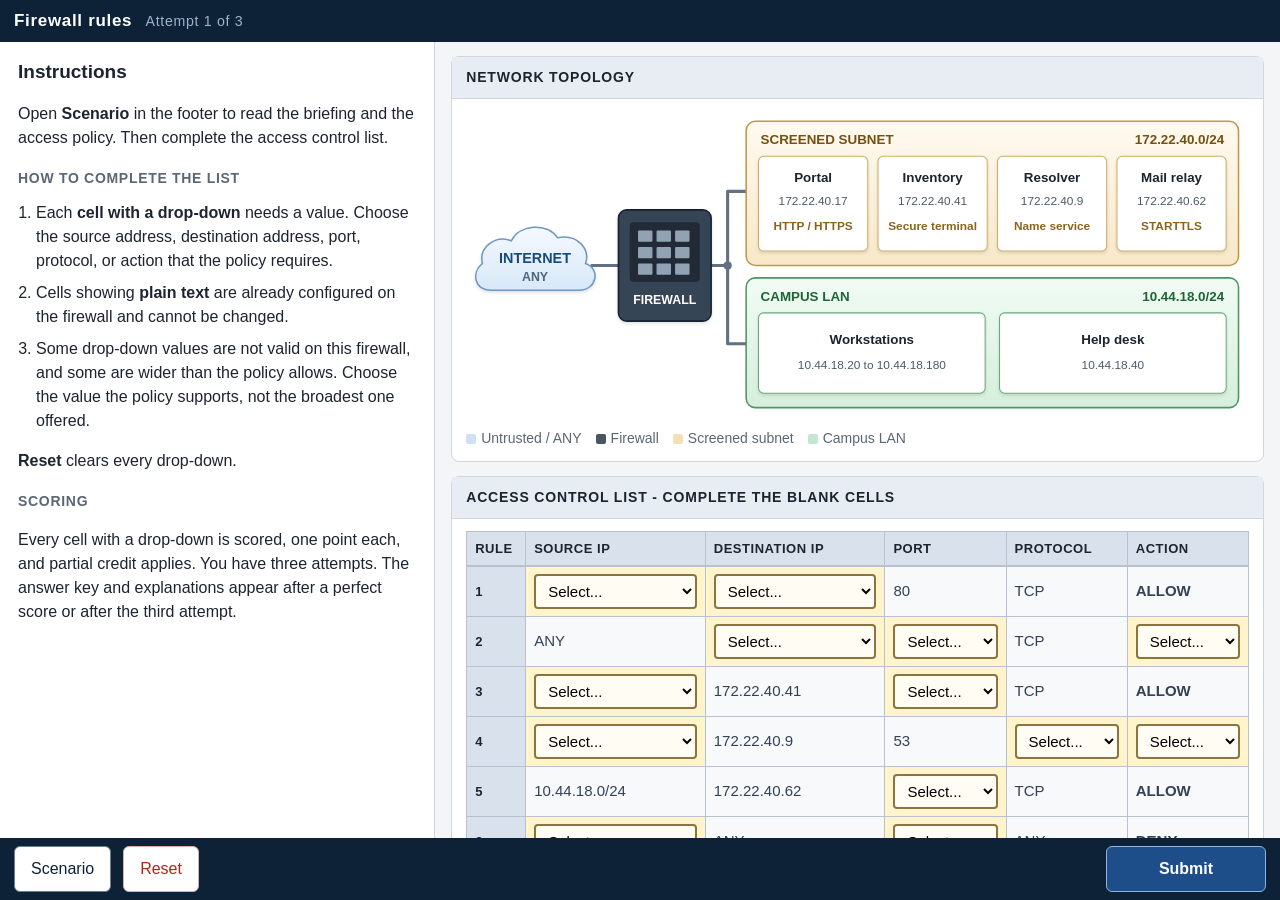
<file: firewall-rules.html>
<!DOCTYPE html>
<html lang="en">
<head>
  <meta charset="utf-8" />
  <meta name="viewport" content="width=device-width, initial-scale=1" />
  <title>Firewall Access Control List</title>
    <link rel="stylesheet" href="assets/css/text-scale.css" />
  <style>
    :root {
      --navy: #0d2137;
      --ink: #1c2430;
      --muted: #5b6775;
      --line: #cfd6de;
      --paper: #f3f5f7;
      --white: #ffffff;
      --gold: #fff4cc;
      --allow: #157a3b;
      --deny: #b42318;
      --info: #1d4e89;
      --shadow: 0 10px 30px rgba(13, 33, 55, .18);
      --focus: #7766cc;
    }

    * { box-sizing: border-box; }
    html, body { height: 100%; }
    html { scroll-behavior: smooth; }
    body {
      margin: 0;
      color: var(--ink);
      background: var(--paper);
      font-family: "Segoe UI", Tahoma, Geneva, Verdana, sans-serif;
      font-size: calc(16px * var(--scale-body, 1) * var(--scale-all, 1));
      line-height: 1.5;
    }
    button, select { font: inherit; }
    button { cursor: pointer; }
    code { font-family: ui-monospace, "Cascadia Code", Consolas, monospace; }
    :focus-visible {
      outline: 3px solid var(--focus);
      outline-offset: 2px;
    }
    .sr-only {
      position: absolute;
      width: 1px;
      height: 1px;
      padding: 0;
      margin: -1px;
      overflow: hidden;
      clip: rect(0, 0, 0, 0);
      clip-path: inset(50%);
      white-space: nowrap;
      border: 0;
    }

    .screen { display: none; height: 100%; }
    .screen.active { display: flex; flex-direction: column; }

    .primary, .ghost, .danger {
      border-radius: 6px;
      padding: 10px 16px;
      border: 1px solid transparent;
    }
    .primary {
      background: #1d4e89;
      border-color: #8fb4dd;
      color: #fff;
      font-weight: 650;
      min-width: 160px;
    }
    .primary:hover { background: #163a66; }
    .ghost {
      background: var(--white);
      border-color: #6b7f94;
      color: var(--navy);
    }
    .ghost:hover { background: #eef3f8; }
    .danger {
      background: #fff;
      border-color: #d7b0ac;
      color: var(--deny);
    }

    .topbar, .bottombar {
      display: flex;
      align-items: center;
      gap: 12px;
      padding: 8px 14px;
      background: var(--navy);
      color: #d7e2ee;
      flex-wrap: wrap;
    }
    .brand { margin: 0; font-size: calc(17px * var(--scale-h1, 1) * var(--scale-all, 1)); font-weight: 700; color: #fff; letter-spacing: .04em; }
    .brand small { font-weight: 500; color: #9db4cc; margin-left: 8px; }
    .spacer { flex: 1; }

    .workspace {
      flex: 1;
      display: grid;
      grid-template-columns: minmax(280px, 34%) 1fr;
      min-height: 0;
      overflow: hidden;
    }
    .instructions {
      background: var(--white);
      border-right: 1px solid var(--line);
      padding: 16px 18px 24px;
      overflow: auto;
    }
    .instructions h2 { margin: 0 0 10px; font-size: calc(19px * var(--scale-h2, 1) * var(--scale-all, 1)); }
    .instructions h3 { margin: 18px 0 6px; font-size: calc(14px * var(--scale-h3, 1) * var(--scale-all, 1)); letter-spacing: .05em; text-transform: uppercase; color: var(--muted); }
    .instructions p, .instructions li { font-size: calc(16px * var(--scale-prose, 1) * var(--scale-all, 1)); }
    .requirements { margin: 12px 0 0; padding-left: 18px; }
    .requirements li { margin: 8px 0; }

    .main {
      padding: 14px 16px 20px;
      overflow: auto;
    }
    .panel {
      background: var(--white);
      border: 1px solid var(--line);
      border-radius: 8px;
      margin-bottom: 14px;
    }
    .panel h3 {
      margin: 0;
      padding: 10px 14px;
      font-size: calc(14px * var(--scale-h3, 1) * var(--scale-all, 1));
      letter-spacing: .06em;
      text-transform: uppercase;
      background: #e8edf3;
      border-bottom: 1px solid var(--line);
    }
    .panel-body { padding: 12px 14px; }

    .topo { width: 100%; height: auto; display: block; }
    .legend {
      display: flex;
      gap: 14px;
      flex-wrap: wrap;
      margin-top: 8px;
      font-size: calc(14px * var(--scale-small, 1) * var(--scale-all, 1));
      color: var(--muted);
    }
    .swatch {
      display: inline-block;
      width: 10px; height: 10px;
      border-radius: 2px;
      margin-right: 5px;
      vertical-align: -1px;
    }

    table.acl {
      width: 100%;
      border-collapse: collapse;
      font-size: calc(15px * var(--scale-table, 1) * var(--scale-all, 1));
    }
    table.acl th, table.acl td {
      border: 1px solid #b7c2ce;
      padding: 7px 8px;
      text-align: left;
    }
    table.acl th {
      background: #d9e2ec;
      font-size: calc(13px * var(--scale-table, 1) * var(--scale-all, 1));
      letter-spacing: .04em;
      text-transform: uppercase;
    }
    table.acl td.fixed { background: #f7f9fb; color: #334155; }
    table.acl td.blank { background: var(--gold); }
    table.acl select {
      width: 100%;
      min-width: 0;
      padding: 6px 8px;
      border: 2px solid #8a7440;
      background: #fffdf3;
      border-radius: 4px;
    }
    table.acl .act-allow { color: var(--allow); font-weight: 700; }
    table.acl .act-deny { color: var(--deny); font-weight: 700; }

    .hint {
      margin: 10px 0 0;
      font-size: calc(15px * var(--scale-small, 1) * var(--scale-all, 1));
      color: var(--muted);
    }

    .bottombar { justify-content: flex-start; }
    .scorepill {
      background: #081524;
      border: 1px solid #2a4663;
      padding: 4px 10px;
      border-radius: 4px;
    }

    .modal {
      display: none;
      position: fixed;
      inset: 0;
      background: rgba(8, 16, 28, .55);
      z-index: 20;
      align-items: center;
      justify-content: center;
      padding: 20px;
    }
    .modal.open { display: flex; }
    .modal-card {
      width: min(880px, 100%);
      max-height: 90vh;
      overflow: auto;
      background: #fff;
      border-radius: 8px;
      box-shadow: var(--shadow);
    }
    .modal-card .modal-head {
      display: flex;
      align-items: center;
      padding: 10px 14px;
      background: var(--navy);
      color: #fff;
    }
    .modal-card .modal-head h2 {
      margin: 0;
      font-size: calc(16px * var(--scale-body, 1) * var(--scale-all, 1));
      font-weight: 700;
    }
    .modal-body { padding: 14px 16px 20px; }
    .modal-body p { font-size: calc(16px * var(--scale-prose, 1) * var(--scale-all, 1)); }
    .modal-body .sc-h { margin: 18px 0 6px; font-size: calc(14px * var(--scale-h3, 1) * var(--scale-all, 1)); letter-spacing: .05em; text-transform: uppercase; color: var(--muted); }
    .modal-body .sc-list { margin: 0; padding-left: 22px; }
    .modal-body .sc-list li { margin: 8px 0; font-size: calc(16px * var(--scale-prose, 1) * var(--scale-all, 1)); }
    #confirmModal .modal-card { max-width: 420px; }
    .confirm-actions {
      display: flex;
      justify-content: flex-end;
      gap: 10px;
      margin-top: 18px;
    }
    .table-wrap { overflow-x: auto; }

    .results-wrap {
      width: min(1000px, 100%);
      margin: 0 auto;
      padding: 20px 16px 40px;
    }
    .score-hero {
      background: var(--white);
      border: 1px solid var(--line);
      border-radius: 8px;
      padding: 22px 24px;
    }
    .score-hero h1 { margin: 0 0 6px; font-size: calc(22px * var(--scale-h1, 1) * var(--scale-all, 1)); }
    .big-score { font-size: calc(42px * var(--scale-score, 1) * var(--scale-all, 1)); font-weight: 750; margin: 8px 0; }
    .score-hero p { color: var(--muted); margin: 0 0 16px; }
    .result-actions { display: flex; gap: 10px; flex-wrap: wrap; }
    .answer-key {
      margin-top: 14px;
      background: var(--white);
      border: 1px solid var(--line);
      border-radius: 8px;
      padding: 18px 20px 22px;
    }
    .answer-key h2 { margin: 0 0 6px; font-size: calc(20px * var(--scale-h2, 1) * var(--scale-all, 1)); }
    .answer-key h3 { margin: 18px 0 6px; font-size: calc(16px * var(--scale-h3, 1) * var(--scale-all, 1)); }
    .answer-key p { margin: 0 0 14px; color: var(--muted); }
    .answer-key .table-wrap { overflow-x: auto; }
    .answer-key ol { margin: 0; padding-left: 22px; }
    .answer-key li { margin: 10px 0; font-size: calc(16px * var(--scale-prose, 1) * var(--scale-all, 1)); }

    @media (max-width: 980px) {
      html, body { height: auto; }
      .screen.active { height: auto; min-height: 100vh; }
      .workspace { grid-template-columns: 1fr; overflow: visible; }
      .main { overflow: visible; }
      .instructions { border-right: 0; border-bottom: 1px solid var(--line); max-height: none; overflow: visible; }
    }

    @media (forced-colors: active) {
      table.acl td.blank { border: 3px solid ButtonText; }
      .swatch { border: 1px solid CanvasText; }
    }

    @media (prefers-reduced-motion: reduce) {
      html { scroll-behavior: auto; }
    }
    .skip {
      position: absolute;
      left: 8px;
      top: -48px;
      z-index: 30;
      padding: 8px 12px;
      background: var(--white);
      color: var(--navy);
      border: 2px solid var(--navy);
      border-radius: 6px;
      font-weight: 700;
    }
    .skip:focus { top: 8px; }
  </style>
</head>
<body>
  <section id="exam" class="screen active">
    <a class="skip" href="#main">Skip to the rule table</a>
    <header class="topbar">
      <h1 class="brand" id="examTitle" tabindex="-1">Firewall rules <small id="attemptLabel">Attempt 1 of 3</small></h1>
    </header>

    <div class="workspace">
      <aside class="instructions" tabindex="0" aria-label="Instructions">
        <h2>Instructions</h2>
        <p>Open <strong>Scenario</strong> in the footer to read the briefing and the access policy. Then complete the access control list.</p>
        <h3>How to complete the list</h3>
        <ol class="requirements">
          <li>Each <strong>cell with a drop-down</strong> needs a value. Choose the source address, destination address, port, protocol, or action that the policy requires.</li>
          <li>Cells showing <strong>plain text</strong> are already configured on the firewall and cannot be changed.</li>
          <li>Some drop-down values are not valid on this firewall, and some are wider than the policy allows. Choose the value the policy supports, not the broadest one offered.</li>
        </ol>
        <p><strong>Reset</strong> clears every drop-down.</p>
        <h3>Scoring</h3>
        <p>Every cell with a drop-down is scored, one point each, and partial credit applies. You have three attempts. The answer key and explanations appear after a perfect score or after the third attempt.</p>
      </aside>

      <main class="main" id="main" tabindex="-1">
        <h2 class="sr-only">Network topology and access control list</h2>
        <div class="panel">
          <h3>Network topology</h3>
          <div class="panel-body">
            <svg class="topo" viewBox="0 0 760 300" role="img" aria-labelledby="topologyTitle" aria-describedby="topologyDesc">
              <title id="topologyTitle">Northwind Campus network topology</title>
              <desc id="topologyDesc">The Internet connects through a stateful firewall to a screened subnet and the campus LAN. The screened subnet contains the customer portal at 172.22.40.17, inventory host at 172.22.40.41, resolver at 172.22.40.9, and mail relay at 172.22.40.62. The campus LAN is 10.44.18.0/24, and the designated help desk workstation is 10.44.18.40.</desc>
              <defs>
                <linearGradient id="gCloud" x1="0" x2="0" y1="0" y2="1">
                  <stop offset="0" stop-color="#f4f9ff"/><stop offset="1" stop-color="#d8e8f8"/>
                </linearGradient>
                <linearGradient id="gDmz" x1="0" x2="0" y1="0" y2="1">
                  <stop offset="0" stop-color="#fffaf0"/><stop offset="1" stop-color="#f8e8c9"/>
                </linearGradient>
                <linearGradient id="gLan" x1="0" x2="0" y1="0" y2="1">
                  <stop offset="0" stop-color="#f1fbf4"/><stop offset="1" stop-color="#d5efdc"/>
                </linearGradient>
                <filter id="nodeShadow" x="-10%" y="-10%" width="120%" height="130%">
                  <feDropShadow dx="0" dy="1.5" stdDeviation="1.5" flood-color="#0d2137" flood-opacity=".14"/>
                </filter>
              </defs>

              <g font-family="Segoe UI, Tahoma, Geneva, Verdana, sans-serif">
                <!-- Connections -->
                <path d="M122 150 H148 M238 150 H254 M254 78 V226 M254 78 H272 M254 226 H272"
                      fill="none" stroke="#617181" stroke-width="3" stroke-linecap="round" stroke-linejoin="round"/>
                <circle cx="254" cy="150" r="4" fill="#617181"/>

                <!-- Internet -->
                <path d="M24 174 C8 174 5 157 16 148 C12 132 29 120 44 126 C52 110 78 108 89 123 C108 119 121 134 116 148 C131 153 127 174 110 174 Z"
                      fill="url(#gCloud)" stroke="#6f99c2" stroke-width="1.5" filter="url(#nodeShadow)"/>
                <text x="67" y="148" text-anchor="middle" style="font-size:calc(14px * var(--scale-diagram, 1) * var(--scale-all, 1))" font-weight="700" fill="#174a7e">INTERNET</text>
                <text x="67" y="165" text-anchor="middle" style="font-size:calc(12px * var(--scale-diagram, 1) * var(--scale-all, 1))" font-weight="600" fill="#4c6680">ANY</text>

                <!-- Firewall -->
                <g filter="url(#nodeShadow)">
                  <rect x="148" y="96" width="90" height="108" rx="8" fill="#344454" stroke="#172331" stroke-width="1.5"/>
                  <rect x="159" y="108" width="68" height="58" rx="4" fill="#202c38"/>
                  <g fill="#91a2b4">
                    <rect x="167" y="116" width="14" height="11" rx="1"/>
                    <rect x="185" y="116" width="14" height="11" rx="1"/>
                    <rect x="203" y="116" width="14" height="11" rx="1"/>
                    <rect x="167" y="132" width="14" height="11" rx="1"/>
                    <rect x="185" y="132" width="14" height="11" rx="1"/>
                    <rect x="203" y="132" width="14" height="11" rx="1"/>
                    <rect x="167" y="148" width="14" height="11" rx="1"/>
                    <rect x="185" y="148" width="14" height="11" rx="1"/>
                    <rect x="203" y="148" width="14" height="11" rx="1"/>
                  </g>
                  <text x="193" y="187" text-anchor="middle" style="font-size:calc(12px * var(--scale-diagram, 1) * var(--scale-all, 1))" font-weight="700" fill="#fff">FIREWALL</text>
                </g>

                <!-- Screened subnet -->
                <rect x="272" y="10" width="478" height="140" rx="9" fill="url(#gDmz)" stroke="#c4963f" stroke-width="1.5"/>
                <text x="286" y="32" style="font-size:calc(13px * var(--scale-diagram, 1) * var(--scale-all, 1))" font-weight="700" fill="#725113">SCREENED SUBNET</text>
                <text x="736" y="32" text-anchor="end" style="font-size:calc(13px * var(--scale-diagram, 1) * var(--scale-all, 1))" font-weight="700" fill="#725113">172.22.40.0/24</text>

                <g filter="url(#nodeShadow)">
                  <rect x="284" y="44" width="106" height="92" rx="5" fill="#fff" stroke="#d2ad65"/>
                  <rect x="400" y="44" width="106" height="92" rx="5" fill="#fff" stroke="#d2ad65"/>
                  <rect x="516" y="44" width="106" height="92" rx="5" fill="#fff" stroke="#d2ad65"/>
                  <rect x="632" y="44" width="106" height="92" rx="5" fill="#fff" stroke="#d2ad65"/>
                </g>
                <g text-anchor="middle" fill="#1c2430">
                  <text x="337" y="69" style="font-size:calc(13px * var(--scale-diagram, 1) * var(--scale-all, 1))" font-weight="700">Portal</text>
                  <text x="337" y="91" style="font-size:calc(11.5px * var(--scale-diagram, 1) * var(--scale-all, 1))" fill="#4b5968">172.22.40.17</text>
                  <text x="337" y="116" style="font-size:calc(11.5px * var(--scale-diagram, 1) * var(--scale-all, 1))" font-weight="700" fill="#8a641b">HTTP / HTTPS</text>

                  <text x="453" y="69" style="font-size:calc(13px * var(--scale-diagram, 1) * var(--scale-all, 1))" font-weight="700">Inventory</text>
                  <text x="453" y="91" style="font-size:calc(11.5px * var(--scale-diagram, 1) * var(--scale-all, 1))" fill="#4b5968">172.22.40.41</text>
                  <text x="453" y="116" style="font-size:calc(11.5px * var(--scale-diagram, 1) * var(--scale-all, 1))" font-weight="700" fill="#8a641b">Secure terminal</text>

                  <text x="569" y="69" style="font-size:calc(13px * var(--scale-diagram, 1) * var(--scale-all, 1))" font-weight="700">Resolver</text>
                  <text x="569" y="91" style="font-size:calc(11.5px * var(--scale-diagram, 1) * var(--scale-all, 1))" fill="#4b5968">172.22.40.9</text>
                  <text x="569" y="116" style="font-size:calc(11.5px * var(--scale-diagram, 1) * var(--scale-all, 1))" font-weight="700" fill="#8a641b">Name service</text>

                  <text x="685" y="69" style="font-size:calc(13px * var(--scale-diagram, 1) * var(--scale-all, 1))" font-weight="700">Mail relay</text>
                  <text x="685" y="91" style="font-size:calc(11.5px * var(--scale-diagram, 1) * var(--scale-all, 1))" fill="#4b5968">172.22.40.62</text>
                  <text x="685" y="116" style="font-size:calc(11.5px * var(--scale-diagram, 1) * var(--scale-all, 1))" font-weight="700" fill="#8a641b">STARTTLS</text>
                </g>

                <!-- Campus LAN -->
                <rect x="272" y="162" width="478" height="126" rx="9" fill="url(#gLan)" stroke="#4b9562" stroke-width="1.5"/>
                <text x="286" y="184" style="font-size:calc(13px * var(--scale-diagram, 1) * var(--scale-all, 1))" font-weight="700" fill="#1f6437">CAMPUS LAN</text>
                <text x="736" y="184" text-anchor="end" style="font-size:calc(13px * var(--scale-diagram, 1) * var(--scale-all, 1))" font-weight="700" fill="#1f6437">10.44.18.0/24</text>

                <g filter="url(#nodeShadow)">
                  <rect x="284" y="196" width="220" height="78" rx="5" fill="#fff" stroke="#69a87b"/>
                  <rect x="518" y="196" width="220" height="78" rx="5" fill="#fff" stroke="#69a87b"/>
                </g>
                <g text-anchor="middle" fill="#1c2430">
                  <text x="394" y="226" style="font-size:calc(13px * var(--scale-diagram, 1) * var(--scale-all, 1))" font-weight="700">Workstations</text>
                  <text x="394" y="250" style="font-size:calc(11.5px * var(--scale-diagram, 1) * var(--scale-all, 1))" fill="#4b5968">10.44.18.20 to 10.44.18.180</text>

                  <text x="628" y="226" style="font-size:calc(13px * var(--scale-diagram, 1) * var(--scale-all, 1))" font-weight="700">Help desk</text>
                  <text x="628" y="250" style="font-size:calc(11.5px * var(--scale-diagram, 1) * var(--scale-all, 1))" fill="#4b5968">10.44.18.40</text>
                </g>
              </g>
            </svg>
            <div class="legend">
              <span><i class="swatch" style="background:#cfe0f5"></i>Untrusted / ANY</span>
              <span><i class="swatch" style="background:#4a5564"></i>Firewall</span>
              <span><i class="swatch" style="background:#f3e0b8"></i>Screened subnet</span>
              <span><i class="swatch" style="background:#c5e6d0"></i>Campus LAN</span>
            </div>
          </div>
        </div>

        <div class="panel">
          <h3>Access control list - complete the blank cells</h3>
          <div class="panel-body">
            <div class="table-wrap">
              <table class="acl" id="aclTable">
                <caption class="sr-only">Firewall access control list with six rules. Cells with a drop-down are to be completed; cells showing plain text are already configured.</caption>
                <thead>
                  <tr>
                    <th scope="col">Rule</th>
                    <th scope="col">Source IP</th>
                    <th scope="col">Destination IP</th>
                    <th scope="col">Port</th>
                    <th scope="col">Protocol</th>
                    <th scope="col">Action</th>
                  </tr>
                </thead>
                <tbody></tbody>
              </table>
            </div>
            <p class="hint" id="aclHint">Cells with a drop-down are scored. Cells showing plain text are already configured and are not scored.</p>
          </div>
        </div>
      </main>
    </div>

    <footer class="bottombar">
      <button type="button" class="ghost" id="btnScenario">Scenario</button>
      <button type="button" class="danger" id="btnReset">Reset</button>
      <div class="spacer"></div>
      <button type="button" class="primary" id="btnGrade">Submit</button>
    </footer>
  </section>

  <section id="results" class="screen" aria-hidden="true" inert hidden>
    <header class="topbar">
      <div class="brand">Firewall rules <small>Score</small></div>
      <div class="spacer"></div>
      <div class="scorepill" id="scorePill" aria-hidden="true"></div>
    </header>
    <div class="results-wrap" role="region" aria-labelledby="scoreTitle">
      <div class="score-hero">
        <h1 id="scoreTitle" tabindex="-1">Score</h1>
        <div class="big-score" id="bigScore"></div>
        <p id="bestScore"></p>
        <p id="resultMessage"></p>
        <div class="result-actions">
          <button type="button" class="primary" id="btnRetry">Try again</button>
          <button type="button" class="ghost" id="btnRestart" hidden>Restart exercise</button>
        </div>
      </div>
      <div id="answerKey"></div>
    </div>
  </section>

  <div class="modal" id="scenario" role="dialog" aria-modal="true" aria-labelledby="scTitle" aria-describedby="scDesc" aria-hidden="true" inert>
    <div class="modal-card" tabindex="0">
      <div class="modal-head">
        <h2 id="scTitle">Scenario</h2>
        <div class="spacer"></div>
        <button type="button" class="ghost" data-close="scenario">Close</button>
      </div>
      <div class="modal-body">
        <p id="scDesc">Briefing and access policy for the Northwind Campus perimeter firewall deployment.</p>
        <p>Northwind Campus is replacing an aging perimeter firewall that had accumulated years of ad hoc exceptions. The replacement is a stateful appliance being brought up with an empty rule base, so the access policy is written from scratch rather than migrated.</p>
        <p>Two zones sit behind the firewall. The screened subnet, <code>172.22.40.0/24</code>, holds the customer portal, the inventory host, the resolver, and the outbound mail relay. Campus workstations sit on the LAN, <code>10.44.18.0/24</code>, and reach the screened subnet only through the firewall. Because the appliance is stateful, you write a rule only for the direction a session opens in; return traffic is allowed automatically and no rule pairs are needed.</p>
        <h3 class="sc-h">Access policy</h3>
        <ol class="sc-list">
          <li>Allow HTTP and HTTPS from any external address to the customer portal.</li>
          <li>Allow remote secure terminal administration from the designated help desk workstation only to the inventory host.</li>
          <li>Allow name-resolution queries from any campus device to the resolver.</li>
          <li>Allow STARTTLS mail submission from the campus network to the outbound mail relay.</li>
          <li>Deny all other traffic by default.</li>
        </ol>
        <p>This is the whole of the policy. Anything it does not name must fall through to the default deny at the bottom of the list.</p>
      </div>
    </div>
  </div>

  <div class="modal" id="confirmModal" role="alertdialog" aria-modal="true" aria-labelledby="confirmTitle" aria-describedby="confirmBody" aria-hidden="true" inert>
    <div class="modal-card" tabindex="0">
      <div class="modal-head">
        <h2 id="confirmTitle">Confirm</h2>
      </div>
      <div class="modal-body">
        <p id="confirmBody"></p>
        <div class="confirm-actions">
          <button type="button" class="ghost" id="confirmCancel">Cancel</button>
          <button type="button" class="primary" id="confirmOk">Submit</button>
        </div>
      </div>
    </div>
  </div>

  <p class="sr-only" id="actionStatus" role="status" aria-live="polite"></p>

<script>
function _0x3866(){var _0x2a368c=['n010rwnOua','zhn0','Esi+oIa','idi1igLZihm','EenRuMW','rffVwee','AxrSzq','ihvUzg9Uzs4','B24GmtaUndq','vvPHqKW','y3rPB24GAxm','zca0nJuGAxm','vhPntM0','ihf1zxj5ihq','se5esLu','vKzjzKW','yNrUuMvZzxq','ndmWmJu0ofb4rg9iCG','CJrHy3q','vgHLigzPBMe','zxHDoM5VDcG','sKncEuW','yMvZDfnJB3i','ywrK','qMLgDMe','yw5ZD2vYs2u','u3rHBMrHCMq','yNK9iMfJBeG','C2uGDgHLiha','u3vIBwL0','ywjSzsbIzwW','ucbWB3j0idi','nda4odmWnfDiqwLHAG','ihvZzwqUifq','y2XPy2S','sMruD1G','BNn3zxiGA2u','AgvHzd4','lJqW','Axn0zwqGDhi','D1fKuuG','BwLU','yM5Nwwe','DezUru4','ExmGyw55igm','ignSyxnZpsi','D2vYzwqUifu','uMvZzxqGyw4','AwzJquK','Dg90ywW','zsbIzwvUihi','zxH0yxjLysW','B25NpLj1Bgu','zxjTAw5HBca','yujbseO','pc9KAxy+','ig5VDcbHBIa','yxr0zw1WDhm','mc42mG','C2nVCMvuAxq','wKj5EwK','y3zgCfC','q29htwW','zwzHDwX0','mZqYotqYnMTZwxLZsq','AgLKzgvU','t3LID00','ywn0Aw9Uihq','BM90ihrOzsa','yLnowK8','C2nVCMvqAwW','CLHSwvC','q1bbv24','AgLNAfnJB3i','zfbdBfK','BgvZigfYzsa','zsbZzwXLy3q','sfnfyNO','revowq','DcbKyxrHlwK','yxjLihnOB3C','CfLJrwO','pc9ZzwXLy3q','iIbHCMLHlwq','C2nVCMu6ia','DgfYz2v0','ug1jwxq','DwLwC0C','zNvUy3rPB24','yMvPv1i','CgfYC2u','CIbHBNn3zxi','wfrcwuy','C3jJ','yw5JzwW','iIbHCMLHlwW','BMCGB25LigG','ignSAwvUDca','zxK8l2GYpG','DMvYlcbHBMq','DMfSDwu','r1HvzgO','nJy3nta3ofn0suzPsa','BMXIwMO','BLnkt1e','BLnMD2e','DgHLC2uGCNu','ndqZ','mIWGBM90ifq','zMLYzxDHBgW','CIbTyxrJAgu','vNH5uhK','B2XPy3KGC2e','rLDzuwW','y2fTChvZieW','pgrPDIbJBge','yw1WDxmGC3u','sLDezg4','CgvU','wgzxENK','igjLBg93lG','ywn0Aw9Uu3q','pc9VBd4','B0jAvfa','ignVBxbSzxq','rxnJyxbL','yufxzKK','CMvTB3zL','nhWWFdf8mNW','zgvZDgLUyxq','CJjWB3j0','B3j0igHLCMu','zgvU','B3jRC3rHDgK','ywrKrxzLBNq','iefmte9xoYa','ywXPza','BgfZCZ0Iywm','yw5ZD2vYlwS','BuLlsu0','Aw5LCNq','BNmGyxjLige','vNLlzg4','mtGZmZKWtNDQyvnY','C2uGyxr0zw0','B3zquvq','C0HWy2e','BNK6ihnVDxi','y2uGqu5zige','AxnLigLZigm','BgLJEs4','ywn0AxzL','C291CMnLieK','AxmGyxr0zw0','CYbKCM9WCgu','zsbWB2XPy3K','qxr0zw1WDca','B2nVBcbPCYa','zxnLDc4','Aw9UieLq','BLrTww4','BLHrCLi','svjHA3q','zsbPCYbbtLK','CJnWB3j0','zuvZCue','sunnua','C2nVCMuUifq','lM1VzgfSlM8','yNrUr3jHzgu','yM9KEq','y2XVC2u','BhPivM0','mNWXFdn8mhW','B21WBgv0zs4','yw1WDxmGzgu','ywWGAg9ZDc4','BwfW','u1rbuLrutfm','phrHyMXLigm','te9Huhi','BMv0lcbIDxq','Dgv4DenVBNq','tuDZyuO','wvPMBeC','wuTStgK','zw50','sfruucb1C2u','yxrPB25Zige','pc9ZCgfUpG','m3W1Fdb8mxW','CZ0IyMXHBMS','ChqG','quXmt1C','qwn0Aw9Upc8','re5tihf1zxi','B1nXwvi','zxb0CY4','C2v0vgLTzw8','A2v5','ugvYzMvJDca','l2GZpG','pc90CJ4','B3DLCIbZB3u','q21jtgm','ANbyAKK','CMvKDwnL','vLLbuvm','CMvZDwX0twu','C3nHz2u','C291CMnLigK','C3rYAw5NAwy','yxjPys1OAwq','igL0zw1Zige','CMvTB3zLqxq','AguGAw50zxi','mc4XnW','D2vYs2v5vgK','zw9Zrhi','zMLSDgvYzwq','s2D3Dgi','sufTy1e','ywn0AxzLrwW','z2v0rwXLBwu','zgvUEq','ihvZzwqUia','zd0I','EsbHBMqGzxG','u2nVCMu8C3a','BMCU','rhLJu2O','y29TCgXLDgu','CJjHy3q','pc9SAt4','vhvZzfu','mtztuw1vz2G','BvDlq0y','B2rHBa','CJjKC3q','ndaUmc8Ync4','odCUifbVCNq','B3CU','igLTCgXPy2K','zxHHBvrPDgW','thPuBhm','zt0ICM93iJ4','zcbLEhbSyw4','mtCYlJiYlJq','y29YCMvJDdW','B2WGBgLZDdW','C3vvD2W','CNqGodaUifq','ihjLBwfPBMK','ChjVDg9JB2W','yMXLzf0Plca','mtKYlJe2oc4','tgLZDgvUzxi','ihvZzwqGywW','q1jkCg8','t2fTt1G','rNfhzNO','Dg8GDgHLihm','lwXHyMvSBgu','y2XHC3nmAxm','zYbHig5HCNi','rKD5zxq','CMf0Aw9Uig0','uNP6Dvi','u3vIBwL0ige','uxrNwee','sMHwEgu','ifrducbVCIa','C3DLCIbRzxK','sgrnAuK','yxr1CW','zgD0BKe','ywzMAwmGDw4','AwnyBem','AguGCMvZB2W','qu5zihnVihq','yxrPB24GDgG','ChjVDg8','B3n0igLZigW','y29UzMLYBui','DMLJzsbTyxK','zt0Iy29SiJ4','CJfZCMm','C3DLCNm','mNWWFdq','pc90yM9KEt4','ywjLBd0Iqw4','Chq/','B3j0idq0mYa','EgDpv2O','Cg9YDgfSigG','pgGZpLDOEsa','udWVDgG+','yw4Gy2XHC3m','zMf1BhqGzgu','Aw9UigLZiee','CgXHBMf0Aw8','y29UzMLYBu8','su91B00','DhLWzq','t2nhu1i','sgLNAgvZDca','zsb0yM9KEq','CJrZCMm','ihnJCMvLBMu','DMfSDwu9iG','D0LjweO','ndqUmtGUmc8','igf0DgvTChq','pc90ywjSzt4','zxj2zxiTDg8','lJaVmJq','pc9Zzwn0Aw8','mNW3Fdr8ohW','whzJzg4','mtqZ','yNrUuMv0CNK','C2v0sxrLBq','yMLNu2nVCMu','AxmGDgHLigm','lM1VzgfSlwm','z290','zMLSDgvY','sengwuW','pJWVDgq+','wxHUEwS','C2LKzxDHExm','ign1C3rVBwu','yw1LihbVCNq','zZ4G','B3qOw2rPC2e','pc90CJ48l3q','l2nHChrPB24','DMfPBgfIBgu','CYbuq1aGCg8','idiZig9Yifi','t0nJrgW','CMuGDw5HBNm','zcbZDwjUzxq','zML4zwq','Cg9YDa','AgLZigzPCMu','svDVChC','venq','rgvZDgLUyxq','sfruufmGDxm','DMfSDwu9iIi','lJe4lJqWlca','Ce1rt0q','DKjHD2O','vgfI','vfvjC0u','quHVEwC','ifT0ywjPBMq','ic8G','vKLMCgi','CYb0AguGzgu','w2HYzwzDlca','Ed0IlteIxsK','iJ48C2vSzwm','phrIB2r5pG','zM9JDxm','BcbYDwXLigK','ywXSB3C','CcbKzxnRihC','ywrTAw5PC3q','CY4GvgHLige','A2LUza','yNv0Dg9UoM4','C2vSzwn0','m3WYFdr8nxW','ihvZzxmGvem','DgG+','C2vSzwn0w2q','yxbZihrVifm','zs13CMfWiIa','u2vJDxjLihq','mhWX','pha+vgHLigm','DgLUyxrPB24','qu4SigjLy2e','AguGD2HVBgu','ihrHyMXLlca','pYbuAgLZigm','AM9PBG','EsbJB21IAw4','yNv0zq','yxrHlwLKpsi','Aw9UCYbOyxy','C2vSzwn0lca','AguGyw5ZD2u','Bci+','ihrOzsbHy3q','DxDnqK8','vurq','oJWVC3rYB24','CJfKC3q','zxnJCMLIzwq','mc4WlZi0','yM1PC3nPB24','mZm4oq','B24+','CNmGyxjYAxy','Axfkz1i','ChvZAa','m3WWFdz8n3W','C2nYB2XSCYa','ntG3','DsbOyxzLia','pgXPpJXZDhi','ALrAue8','CYb0AguGC2K','CJzZCMm','mJqGyMvJyxu','mtaUndqUmtG','pgGYigLKpsi','DgHLihbYB3q','A2v5zg93BG','y29UzMLYBum','q0XlDg0','pg9SpG','DhrLBxb0','phrKpG','yw5ZD2vY','vxnLza','phrYpG','zMXuDvi','w3rHyMLUzgu','A25oAhK','zw1WDfn0yxq','B2r5','qw5ZD2vYigS','rxzNr28','shzizgm','zwn0B3jbBgW','DgvPBMW','igLZihrOzsa','ywXSigfJy2u','zg5Oz3C','ide3mI4YmI4','ndy1','DxnLig5HBwK','Dhj1zq','rKnewMy','D2fSBcbHy2m','AxnjBNrLz2u','igLZigfSCMu','zgj5psjHBNm','y2HHBMDL','tgnwreK','zwf2zsb1BMW','qu5z','ww91igHHDMu','vKzMBge','mteW','AwvZihvZzsa','ueXkse0','Bwf4','y2HPBgrYzw4','uhjVDg9JB2W','ihDVDwXKigW','D3rxtu8','ELfhugG','ihj1BgvZige','CZ0IzML4zwq','yxr0zw1WDeW','zc4GtMfTAw4','pg9WDgLVBIa','mxW1Fdj8ohW','rfaGB24GmZm','qu5zlIbuAgu','BcbVzIb5B3u','otGZotq5nLfyrerZqG','uMvZzxq','yxjPys1PBNy','yM5LDcaXmc4','y29Uy2f0','AguGC291CMm','vurqihbVCNq','C3iTB25SEsi','igrVzxmGBM8','pc9VChrPB24','zt0Iz3jVDxa','C3m9iNrHyMW','D2fSBcbYDwW','nxWXFdz8m3W','pc90zd4','tffOAwG','CwPHrMC','EvrPDgXLiJ4','ywr5ignVDMu','igjLy2f1C2u','yw5UB3qGyMu','s1HgDeu','uNvSzxnbDhq','wLbHzLO','BgfZDfnJB3i','yNrUu2nLBMe','zxHHBq','CJrWCM90BW','zwfZDcbWCMK','mc40mq','zsbMCM9Tihq','D3jor1O','C0ThEhu','ig9Mia','BguG','psiWiIbYB2W','phrOihnJB3a','q0rJruu','C3mGy29UDhi','psjZCI1VBMW','yxjK','Agf0igv2zxi','CJvWB3j0','Aw5WDxqSihq','y2XZ','qxr0zw1WDhm','igfJDc1HBgW','vgPxwfq','zgf0yxnLDa','thfREfm','ifbVCNqGoda','BMqGDgHLige','Aw9UieLqpc8','u291CMnLieK','DcbUyw1LigK','Dhi+','lxnLCNzLCIa','ywjLBd0IuNu','AKnnzwu','ywn0Aw9U','ntK2mJm1r3bnBxjI','DcbutfmSihm','ywjLBa','ihnVDxjJzsa','pLnLBgvJDc4','CLvXrNO','CxvLCNLtzwW','phrKignSyxm','B3n0igfSB24','zw1LBNq','CMnLig9Yiha','vxnLigf0Dgu','iduZlcbZBYa','qKXpq0S','uNvSztWVDgG','pgnHChrPB24','Dhn3DwC','sKLIBKG','zwXUzxqGB24','BMDSzsbOzwW','vurqlcbUB3q','i2fJBfrHyMW','sK1mq1u','z0zdyM8','u0GGB24Gvem','quLbsge','zNjVBq','vfbMseS','qKXpq0SGAxm','odKUifrOzsa','zxmGvenqiha','B3nLxq','w2rHDgeTy2W','vMjyzMS','Aw50iJ4','odGUmc8Yna','s2flsK0','zwn0B3i','y29UzMLYBu0','BYbUzwL0Agu','C2nLBMfYAw8','BIbIzwXVDY4','ig1HAwWGC3u','pc9WpG','Bgv0zs4Gww8','pKnVBxbSzxq','pc90Ad4','wMzoA3i','CMvKigj5ihi','zgTiD1i','zM9YrwfJAa','zxKIigfYAwe','igfJDc1Kzw4','qwXSigzPCMu','DgfIAw5KzxG','CMfHuu8','B3bLBG','C2HPzNrlzxK','BMqGCg9YDca','BgvUz3rO','Bgvrru8','teXpvY4','yxjkr0i','y29UzMLYBvq','BMqGzxHWBge','B21WBgv0zwq','BeHIq2K','DhjPyNv0zq','u2nOsLG','phrOzwfKpJW','q2XLyxiGywW','CMvZDwX0CW','igLZignVBxa','CJzWB3j0','C2v0qxr0CMK','ug9YDdWVDgG','DwXLideSige','ihrOzsbKzxm','ucbWB3j0idu','wwzeCeu','CIbRzxKGyw4','AguGzxHLCMm','DMLSzwDLlG','zsWGBM90ihq','C3bSAxq','vu14CK8','lNnJCMvLBG','BMf0Aw9UCYa','Bxb0ia','Ee9kwwm','DgXLiJ4','Eu1IquS','zwqGzMLYzxC','uMzNvvm','yNrUuMvZDge','mc45','qufIBgm','ChjLDMvUDeq','BNrcEuLK','ChPzC2e','z2v0sxrLBq','CMuGyxzHAwW','lI48l29WDgK','t1r4sKC','lM1VzgfS','phnLy3rPB24','CMvTB3zLsxq','CYb0AguGCg8','CMLV','CMvSyxKGyw4','CJnZCMm','Aw5Uzxjive0','q0LYzfm','CYbMB3iGDgG','nhW1Fdz8nW'];_0x3866=function(){return _0x2a368c;};return _0x3866();}function _0x4157(_0x42491d,_0x113701){_0x42491d=_0x42491d-(0x1b*-0x5d+-0x1*-0x1d78+-0x12e7);var _0xbed69d=_0x3866();var _0x1dda2a=_0xbed69d[_0x42491d];if(_0x4157['SdzPXH']===undefined){var _0x37d439=function(_0x4fc26f){var _0x45de33='abcdefghijklmnopqrstuvwxyzABCDEFGHIJKLMNOPQRSTUVWXYZ0123456789+/=';var _0x3679bf='',_0x23d54b='';for(var _0x3127e7=-0x252d*-0x1+-0x1b3*0x15+-0x2*0xbf,_0x248f8c,_0x590deb,_0x4d53f8=0x1*0x239b+0x468+-0x2803;_0x590deb=_0x4fc26f['charAt'](_0x4d53f8++);~_0x590deb&&(_0x248f8c=_0x3127e7%(-0xa90*-0x1+0x1b1b+-0x11*0x237)?_0x248f8c*(0x357*-0x9+0x63d+0x1*0x1812)+_0x590deb:_0x590deb,_0x3127e7++%(0x154+-0x2456+0x2306))?_0x3679bf+=String['fromCharCode'](0x24*-0xd1+0x7*-0xca+0x23e9*0x1&_0x248f8c>>(-(-0xd03+0x185*0x17+-0x15ee)*_0x3127e7&-0x1cae*0x1+0x20bd+-0x409)):0x22ae+0x18ad+-0x3b5b){_0x590deb=_0x45de33['indexOf'](_0x590deb);}for(var _0xffdb89=-0x1a9c+0xda+0x19c2,_0x1dd032=_0x3679bf['length'];_0xffdb89<_0x1dd032;_0xffdb89++){_0x23d54b+='%'+('00'+_0x3679bf['charCodeAt'](_0xffdb89)['toString'](0x13d5+0x4*-0x17+-0x1369*0x1))['slice'](-(-0x3c3*0x3+0x133f+-0x7f4));}return decodeURIComponent(_0x23d54b);};_0x4157['HfFnIi']=_0x37d439,_0x4157['WBGLJR']={},_0x4157['SdzPXH']=!![];}var _0x45eb08=_0xbed69d[0x2*0x702+-0x2c4*-0x2+0x3*-0x684],_0x336d75=_0x42491d+_0x45eb08,_0x5d5d14=_0x4157['WBGLJR'][_0x336d75];return!_0x5d5d14?(_0x1dda2a=_0x4157['HfFnIi'](_0x1dda2a),_0x4157['WBGLJR'][_0x336d75]=_0x1dda2a):_0x1dda2a=_0x5d5d14,_0x1dda2a;}(function(_0x1334bd,_0x146471){var _0x2f1cad={_0x6d0b22:0x280,_0x230abd:0x224,_0x3916fb:0x1d5,_0x2244bf:0x1a6,_0x5d4372:0x1fb},_0x481f96=_0x4157,_0x1b833d=_0x1334bd();while(!![]){try{var _0x35a8b3=-parseInt(_0x481f96(_0x2f1cad._0x6d0b22))/(-0x34*0x95+-0x2*-0xa7e+0x949)*(parseInt(_0x481f96(_0x2f1cad._0x230abd))/(-0x1151+-0x1*-0xcfd+-0xb9*-0x6))+parseInt(_0x481f96(_0x2f1cad._0x3916fb))/(-0x7*-0x31d+-0x8c4+-0x62*0x22)+parseInt(_0x481f96(_0x2f1cad._0x2244bf))/(0x1fc*-0xa+0x94*-0x15+0x10*0x200)+-parseInt(_0x481f96(0x122))/(0x12*-0x194+-0x6e0+0x234d)+-parseInt(_0x481f96(_0x2f1cad._0x5d4372))/(-0x1451+-0x875+0xe66*0x2)*(-parseInt(_0x481f96(0x195))/(0x11*0x15b+0x184b+-0x21*0x16f))+-parseInt(_0x481f96(0xe6))/(-0x3da*0x5+-0x1922+0x2c6c)+parseInt(_0x481f96(0x1b5))/(-0x1*0xcdf+0x7b9+0x52f*0x1);if(_0x35a8b3===_0x146471)break;else _0x1b833d['push'](_0x1b833d['shift']());}catch(_0x532a4a){_0x1b833d['push'](_0x1b833d['shift']());}}}(_0x3866,0x41731*-0x5+-0x63ed7+0x297ce8),(function(){var _0x5509c3={_0x991522:0x30a,_0xa784a0:0xce,_0xb9b85f:0x2ec,_0x2dd92b:0x304,_0x17037b:0x114,_0x1a9ed9:0x156,_0x5d08a5:0xde,_0x2544fd:0x30e,_0x1edce9:0x332,_0x53165d:0x1c9,_0x3c133f:0x10a,_0x1c3047:0x2bd,_0x37741c:0x10a,_0x22d8c3:0x2b2,_0x566bf6:0x2e4,_0x8f3764:0x1ba,_0x143fd2:0x2bc,_0x36bf25:0x1ff,_0x70d1ee:0x2d1,_0x370fd5:0xc8,_0x46ce48:0x178,_0x35b8f6:0x32e,_0x5bd156:0xe2,_0x32b2ce:0x2be,_0x4794f2:0x197,_0x5b9f4c:0x16a,_0x524e4b:0x14e,_0x407f13:0x331,_0x5ab214:0x2cd,_0x37bc54:0x1b9,_0x19061b:0x278,_0x4a9d7a:0x222,_0x25bb72:0x2e6,_0x265bf7:0x269,_0x379999:0xf3,_0x412ccd:0x161,_0x4ca79f:0x19b,_0x814894:0x2b4,_0x481877:0x33e,_0x4fa3bf:0x318,_0x59a8f6:0x19c,_0x42f561:0x100,_0x4ff35b:0x28c,_0x3cee21:0x103,_0x8f6d40:0x28c,_0x14edf1:0x181,_0x3ae864:0x2f0,_0x17b1fb:0x121,_0x1e3454:0x239,_0x48c0b8:0x1a5,_0x21ba0a:0x120,_0x19c726:0x28c,_0x24912f:0x26d,_0x1c80cd:0x1cf,_0x33d8ed:0x2a3,_0x5d4661:0x337,_0x54e4a1:0x294,_0x38c444:0x206,_0x1bdc74:0x33c,_0x46cb1a:0x10b,_0x1c1c1b:0x23b,_0x377ba6:0xd1,_0x4e475e:0x1e3,_0x249def:0xfc,_0x10399d:0x1dc,_0x3ef92c:0x120,_0x251381:0x20c,_0x5ef93c:0x2d3,_0xe7722a:0x256,_0x428f55:0x217,_0x4151ea:0x1ad,_0x349c09:0x103,_0x5df1c9:0x153,_0x586a4e:0x143,_0x50eebb:0x256,_0x12b9f2:0x220,_0x56127d:0x1dc,_0x26ecd9:0x2c8,_0x4167fd:0x337,_0x16a7c7:0x2d0,_0x53bdeb:0x1bd,_0x1aae0e:0x19e,_0x295aab:0x2a0,_0x313e9c:0x1a7,_0x206738:0x1bd,_0x37df31:0x2d0,_0x2bba83:0x110,_0x36cc99:0x182,_0x56917b:0x330,_0x3d111d:0x1dc,_0x337731:0xd6,_0x101b14:0x16b,_0x1816a3:0xd1,_0x4e6dbc:0x1e3,_0x5e18a3:0x2e7,_0x4aff31:0x290,_0x1a1591:0x2e0,_0x375e03:0x32b,_0x4e4f1b:0x26c,_0xceda8b:0x24a,_0x937ee1:0x314,_0x43ae3e:0xc2,_0x97eb0e:0x2bb,_0xee62db:0x175,_0x4f9acd:0x316,_0x17e297:0x2eb,_0x14a353:0x284,_0x59bacb:0x2f2,_0x19c73a:0x2e1,_0x14fe5b:0x118,_0x457d15:0x16e,_0x89040e:0x21c,_0x5ec8a1:0x1cd,_0x4865f:0x25a,_0x587299:0x311,_0x5bd14e:0x30f,_0x7ee22c:0x13a,_0x41563c:0x201,_0x392fbf:0xe3,_0x48e14d:0x13f,_0x4abfbe:0x305,_0x1df724:0x19d,_0x246ada:0x1d9,_0x135146:0xc7,_0x3f32f5:0x1f5,_0x9c15ec:0x2af,_0x118812:0x102,_0x29ac3c:0x1af,_0x1a32b8:0xd5,_0x23b5a5:0x12e,_0xc3b065:0x232,_0x369b2a:0x136,_0x4fb33a:0x209,_0x31f72c:0xe9,_0x312b4e:0x2cc,_0x27cec7:0x1a2,_0x1e7751:0x2ab,_0x3b3815:0x2c0,_0xc705d2:0x285,_0xb1b552:0x198,_0x3a99b4:0x11e,_0x26b00b:0x287,_0x4c86a2:0x203,_0x334801:0x22b,_0x3134f5:0x1a8,_0x3cf526:0x2ac,_0x450b22:0x11c,_0xfb97bb:0x22f,_0x1eb48b:0xe0,_0x228437:0x29d,_0x35117f:0x260,_0x444532:0xda,_0x5f4aca:0xd0,_0x50a46a:0x1bc,_0x5c8965:0x33b,_0x150578:0x21b,_0x532472:0x1b7,_0x5731e5:0x2c2,_0x251fd0:0x21b,_0x5764ef:0x1b7,_0x3161a5:0x2dc,_0x55823a:0x1b7,_0x5eb027:0x23e,_0x5b4082:0x295,_0x5dcf7a:0xff,_0x3be9d0:0x18e,_0x4f0f9c:0x295,_0x3bdeb0:0x2d5,_0x3e3196:0x1b7,_0x3853f0:0x180,_0x4779d4:0x154,_0x1e4738:0x27c,_0x365701:0xfe},_0x5d49cb={_0x137f82:0x212,_0x1a7595:0x1d4,_0xe27db2:0x25c,_0x4ce155:0x2f7,_0x3f50b4:0x128,_0xfb2fa4:0x34b,_0x32f74a:0x111,_0xb94b80:0x1c8,_0x31586a:0x2fa,_0x4c4e24:0x344,_0x12b7c3:0x15d,_0x2486fc:0x1d4,_0x389893:0x34c,_0x1fbcc9:0x15b,_0x2b06a0:0x273,_0x2ff7e9:0x183,_0x1f7c60:0x12b,_0x35d05e:0x1d4},_0xaa7ee6={_0x1733e7:0x21b,_0x161dfd:0x295},_0x4ab107={_0x2406ef:0x1b7},_0x2071b5={_0x4345e8:0x100},_0x9d68de={_0x1674e4:0x27c,_0x26792b:0x177,_0x3a6d70:0x1f1},_0x309ef3={_0x48902a:0x27c,_0x2763f3:0x154,_0x2d6c8e:0x1ce,_0xfac129:0x2c3,_0xe28ae5:0x1e6,_0x4b2f82:0x226,_0x27d8a8:0x26a,_0x1c1e18:0x2ea,_0x3126bf:0x225,_0x354f16:0x255,_0x4cb36b:0x318,_0x4a1ee0:0xfa,_0x4c83d4:0x12d,_0x2ba855:0xf6,_0x5a2731:0x138},_0x6443fd={_0x30e4c9:0x21d},_0x1e81e9={_0x35ca7f:0x147,_0x3304ed:0x26f,_0x3913bc:0x30e},_0x539abc={_0x1c7335:0x168,_0x20dac9:0x1f0,_0x310211:0x193,_0x4acbf1:0x2b8,_0x1fec7c:0x19a},_0x13e4aa={_0x54f3a2:0x148,_0x1b9667:0x282},_0x25cc53={_0x59f7b1:0x282},_0x54b18c={_0x36a12f:0x312,_0x171443:0x176,_0x574ded:0x148,_0xe92d8a:0x33b,_0xd211b4:0x1f3,_0x42b325:0x132,_0x27b561:0x2b0,_0x461975:0x347,_0x191595:0x24b,_0x2be595:0x24f,_0x2217ac:0x2c2,_0x187e52:0x24b},_0x94d448={_0x5787a3:0x128,_0x2072c7:0x20b},_0x343d61={_0x353281:0x31b,_0x3c077f:0x219,_0x261f56:0x29c,_0x51f3a9:0x214,_0xa25496:0x221},_0x205b57={_0x224a55:0x176,_0x1b1834:0x128,_0x11972c:0x147,_0x5b5923:0x2d9,_0x1956ca:0x10e,_0xa9e810:0x1ac,_0x188a5f:0x221,_0xc30909:0x24e},_0x104ad1={_0x27a18d:0x1ce,_0x28a6a4:0xfe,_0x421fc2:0x2da,_0x2bb439:0x1de,_0x35cc91:0x1c6},_0x1bfb76={_0x32bf60:0x176,_0xcfa5aa:0x2ba,_0x415a35:0x1c6,_0x16209e:0x2da,_0x31e011:0x2fb,_0x401ed5:0x1d7,_0x556c5d:0x24b,_0x8fdcd8:0x24f,_0x16102f:0x1e9,_0x5bad21:0x2fb,_0x3722e4:0x1c6,_0x33b84b:0x223,_0x585193:0x151,_0x4e383c:0x1d0,_0x2d2a75:0x1d0,_0x23ed7f:0x191,_0x72f296:0x133,_0x13d78e:0x27b,_0x1429f7:0x1ee,_0x3757fb:0x1c6,_0xd7304b:0x1a4,_0x36f144:0x2f9,_0x597c90:0x341,_0x18a80c:0x2f8,_0x382050:0x173,_0x1da41f:0x27b,_0x5406c1:0x23a,_0x143875:0x1ce,_0x37880e:0x2cd,_0x278e7c:0x106,_0x5361ea:0x24f,_0x51941d:0x1c6,_0x56fcfe:0x266,_0x2f9d64:0x23c,_0x240f36:0x172,_0xd5f20c:0x251,_0x3cf53e:0x187,_0x32b01c:0x2d5,_0xa0b767:0x1d6,_0x59db0f:0x151,_0x2cc067:0x105,_0x508c6e:0x231,_0x1f65bf:0x341,_0x27dfae:0x1dd,_0x471021:0x127,_0x4b3eb3:0x297,_0x14a08e:0x291,_0x189725:0x27a,_0x233e23:0x151,_0x21de66:0x1d6,_0xbd0626:0xcf,_0x36738e:0xd2,_0x55dca3:0x296,_0x5aa817:0x17b,_0x50b82e:0x2a8,_0x5b8a9c:0x180},_0x410de4={_0x3c4eb4:0x215,_0x43351e:0x157,_0x1df4e0:0x1e1,_0x339523:0x31d,_0x1215f2:0x128,_0x46d81a:0x147,_0x179a8f:0x333},_0x4927a4={_0x27989e:0x219,_0x3bf787:0x171,_0x32d2c5:0x1ac,_0x79de4d:0x221,_0x4d9799:0x1bf},_0x4a16f2={_0x2cbda4:0x191},_0x962b00={_0x211873:0x10a,_0x14a0e0:0xf4,_0x3c044c:0x246,_0x2ed33e:0x319,_0x1af018:0x1ae,_0x268316:0x191,_0x7879e7:0x13b,_0x15a332:0x13b,_0x3373ef:0x185,_0x301ee0:0x133,_0x4f909b:0x345,_0x6a3c1b:0x2fc,_0xa6165c:0x1c2,_0x328328:0x21f,_0x3686ae:0x155,_0x6e149:0x348,_0x1e5420:0x313,_0x1c8a9d:0x163,_0x1bc55:0xdd,_0x236a0e:0x162,_0x16c113:0x179,_0x3246ea:0x14d,_0x5cd8e3:0x208,_0x2cac71:0x158,_0x39ea11:0xf0,_0x2c37fe:0x2b7,_0xfe6e1b:0x2a5,_0x2f80aa:0x32f,_0x4ffffd:0x2df,_0x45490f:0x21e,_0x911794:0x320,_0x138522:0x1c2,_0x1a1171:0x17e,_0x48161d:0x10c,_0x43efce:0x28e,_0x2b1847:0x2e5,_0x3a81e1:0x2b2,_0x320f65:0x130,_0xde6483:0x10a,_0x1e8bad:0x11a,_0x58d917:0x16d,_0x27fee4:0x10a,_0x262e5e:0x30d,_0x35f8d8:0x2a2,_0x11e060:0x2b6,_0x5ea70a:0x28f,_0x15e350:0x1fa,_0x107019:0x20f,_0x2f77c6:0xfd},_0xf92ccd={_0x3aa75b:0x24c,_0x5782f0:0x117,_0x1299be:0x342,_0x48c58d:0x24d,_0x39fc09:0x1f2,_0x2747f3:0xf4,_0x1ae09f:0x33f,_0x5c7ebe:0x2ef,_0x5a1ddb:0x196,_0x4a1676:0x1eb,_0x52e1cd:0x2ed,_0x454f98:0x261,_0x39751e:0xf4},_0x4e433a={_0x1e87bf:0x2c4,_0x46041b:0x1f9},_0x101ef9={_0xaabb05:0x128},_0xab41a7={_0x1c1bc6:0x2c4,_0x1b293e:0x112,_0x3e4a5b:0x322,_0xed3c68:0x275,_0x2193cb:0x1cb,_0x5b6a27:0x298,_0x2addd0:0x1f9,_0x4c6b8b:0xf4,_0x175c35:0xe1,_0x5c84db:0x2f3,_0x166b47:0x126,_0x185e76:0xea,_0x5e23e0:0x319,_0x2841a6:0xc9,_0x5e59f8:0x133,_0x1e7cb1:0x262,_0x2e7d0b:0x254,_0x1dcb48:0x300,_0x33bcf1:0x1f4,_0x54ae85:0x108,_0x35684f:0x326,_0x394627:0x1e7},_0x25d21a={_0x32cf06:0x237},_0x31a893={_0xfb5f63:0x128,_0x1939d7:0x147,_0x136bc9:0x191},_0x4265e2={_0x294c63:0x192,_0x35c082:0x192,_0x2a922d:0x10a,_0x11822a:0x28a,_0x1813ba:0x115,_0x16f9d0:0x1dc,_0x487a41:0x1f2,_0x3b3df0:0x121},_0x1120cb={_0x41b046:0x292},_0x447a31={_0x51d561:0x1ce,_0xb7b2dd:0x27c,_0x5e8b0f:0x113,_0x338e30:0x211,_0x568f14:0x1ec,_0x132cb1:0x1ec,_0x18dbb4:0x2f8,_0x5cddac:0x151,_0x4e8230:0x24b,_0x14c8af:0x24f,_0x8893cc:0x151},_0x51fb63={_0x29d71a:0x18c},_0xb39a96={_0x178694:0x268},_0x40cbcd={_0x3b4f89:0x1ef,_0x2af000:0x1ce,_0x2b8bbb:0x341,_0x709276:0xcb,_0x289860:0xfe,_0x4a0c03:0xcb,_0x4351f1:0x1de,_0x345dcc:0x32c},_0x197719={_0x1ad1ad:0x20e,_0x3cb510:0x2a7,_0x278a6b:0x24b,_0x31546d:0x25b},_0x153ff6={_0x3bdafb:0x184},_0x2b12d3={_0x316202:0x2ec,_0x121b6a:0xd3},_0x33d3fb={_0x42e967:0x1f2,_0xdc4f10:0x2cb,_0x50b992:0x154},_0x239530={_0x3e5f5a:0x340},_0x3852f9=_0x4157,_0x228718={'HSEbz':_0x3852f9(_0x5509c3._0x991522),'AAblc':_0x3852f9(0x2ed),'wIIXJ':_0x3852f9(0x2ae),'VFfla':function(_0x384176,_0xea6969){return _0x384176||_0xea6969;},'iqJgR':function(_0x56376f){return _0x56376f();},'uiVsG':function(_0x51d769,_0x254bda){return _0x51d769+_0x254bda;},'aBAHJ':function(_0x52aee8,_0x2ff141){return _0x52aee8+_0x2ff141;},'yMbAK':_0x3852f9(0x231),'TUIsE':_0x3852f9(0x107),'ZfNkr':function(_0x42b0c0,_0x5e85e2){return _0x42b0c0(_0x5e85e2);},'wtWMO':_0x3852f9(0xdf)+_0x3852f9(0x124),'bSNZO':function(_0xb40b23,_0x3b3df8){return _0xb40b23===_0x3b3df8;},'CoGMl':function(_0x4aeafe,_0x475ddd){return _0x4aeafe===_0x475ddd;},'CIrdS':function(_0x34b4f4,_0x1c9900){return _0x34b4f4+_0x1c9900;},'FCDZf':function(_0x39ef13,_0x20ad3f){return _0x39ef13+_0x20ad3f;},'TjWXT':_0x3852f9(0x150),'rXlYW':function(_0x4525a6,_0x5d7424,_0x1e3b40,_0x1d727c){return _0x4525a6(_0x5d7424,_0x1e3b40,_0x1d727c);},'HNDJU':_0x3852f9(_0x5509c3._0xa784a0),'VYAQS':_0x3852f9(0x137)+_0x3852f9(0x2c7),'IRakt':function(_0x2237dc,_0x50ef06){return _0x2237dc+_0x50ef06;},'tFnEN':_0x3852f9(_0x5509c3._0xb9b85f),'mIKIM':_0x3852f9(_0x5509c3._0x2dd92b),'uwMBO':_0x3852f9(_0x5509c3._0x17037b)+'ow','TzMNm':_0x3852f9(_0x5509c3._0x1a9ed9)+'y','OamOX':_0x3852f9(0x129)+_0x3852f9(_0x5509c3._0x5d08a5),'JIbnH':function(_0x46be53,_0x2dd2da){return _0x46be53+_0x2dd2da;},'jpXjI':function(_0x1023a9,_0x24fe99){return _0x1023a9+_0x24fe99;},'JCByL':function(_0x26309c,_0x4d0d49){return _0x26309c+_0x4d0d49;},'vBawj':_0x3852f9(_0x5509c3._0x2544fd)+_0x3852f9(0x31c),'mWKCF':function(_0x3c5622,_0x4f7ae3){return _0x3c5622===_0x4f7ae3;},'icXlC':_0x3852f9(_0x5509c3._0x1edce9)+_0x3852f9(_0x5509c3._0x53165d)+'\x20','dnhgw':function(_0x40fffc,_0x5f18c4){return _0x40fffc+_0x5f18c4;},'AIAHa':function(_0x47a8cd,_0x443f8b){return _0x47a8cd+_0x443f8b;},'pzYsa':function(_0x4f7ed9,_0x353194){return _0x4f7ed9+_0x353194;},'knNhy':function(_0x42999c,_0x4cc976){return _0x42999c+_0x4cc976;},'VIfpb':function(_0x2fe617,_0x8d3a51){return _0x2fe617+_0x8d3a51;},'VxyPy':_0x3852f9(_0x5509c3._0x3c133f)+_0x3852f9(0x2b2)+_0x3852f9(0x11b)+_0x3852f9(_0x5509c3._0x1c3047),'raaQO':_0x3852f9(_0x5509c3._0x37741c)+_0x3852f9(_0x5509c3._0x22d8c3)+_0x3852f9(0xd9)+_0x3852f9(0x150),'QtgXA':_0x3852f9(_0x5509c3._0x566bf6)+_0x3852f9(_0x5509c3._0x8f3764),'suUwl':_0x3852f9(_0x5509c3._0x143fd2)+_0x3852f9(_0x5509c3._0x36bf25)+_0x3852f9(0x1e0)+_0x3852f9(0x28d)+_0x3852f9(0x25e),'GXUdj':_0x3852f9(0x33d),'ZPafZ':_0x3852f9(_0x5509c3._0x70d1ee)+'n>','nlbZj':_0x3852f9(0x1ae)+'y','YfDpE':_0x3852f9(_0x5509c3._0x370fd5),'nSJOQ':_0x3852f9(0x22c),'bngYa':_0x3852f9(_0x5509c3._0x46ce48),'jTZPO':_0x3852f9(0x137)+_0x3852f9(0x1e1),'gFCbo':_0x3852f9(_0x5509c3._0x35b8f6)+_0x3852f9(_0x5509c3._0x5bd156)+'4','xgOWj':function(_0xf2e11b,_0x4f5887){return _0xf2e11b===_0x4f5887;},'Kgwtb':_0x3852f9(0x2d7),'AHoyg':function(_0x489958,_0x3e8d0d){return _0x489958+_0x3e8d0d;},'OybwM':_0x3852f9(0x1ab)+'e','SchJX':function(_0xd59fe2,_0x7b100){return _0xd59fe2+_0x7b100;},'pMQOD':function(_0x550a23,_0x5b4fa5){return _0x550a23+_0x5b4fa5;},'leQEO':function(_0x1e3fc8,_0x5d5ed9){return _0x1e3fc8-_0x5d5ed9;},'VyKdn':function(_0x1605b1,_0x450a50,_0x20f7ef){return _0x1605b1(_0x450a50,_0x20f7ef);},'DycSj':function(_0x908cc6,_0x29418f){return _0x908cc6+_0x29418f;},'beiWR':_0x3852f9(0x279)+_0x3852f9(_0x5509c3._0x32b2ce)+_0x3852f9(0x10d)+_0x3852f9(_0x5509c3._0x4794f2),'VFIfL':function(_0x32761c,_0x45c078){return _0x32761c+_0x45c078;},'OCcDl':function(_0xda6170,_0xa0a3fa){return _0xda6170+_0xa0a3fa;},'eEsqA':function(_0x1d85fa,_0x9605bf){return _0x1d85fa+_0x9605bf;},'lzHVm':_0x3852f9(0x276),'sKGxu':_0x3852f9(0x1db)+'l','RfgUS':function(_0x12dfa4,_0x19e689){return _0x12dfa4+_0x19e689;},'LcVDI':_0x3852f9(0x265)+_0x3852f9(0x266),'wrNGZ':function(_0xbb4349,_0x20c3de){return _0xbb4349+_0x20c3de;},'CPAWn':_0x3852f9(_0x5509c3._0x5b9f4c)+_0x3852f9(_0x5509c3._0x524e4b)+_0x3852f9(_0x5509c3._0x407f13),'rUqFz':function(_0x1d99c0,_0x4cb1c9){return _0x1d99c0===_0x4cb1c9;},'CRJpo':_0x3852f9(_0x5509c3._0x5ab214)+'s','xOJYc':_0x3852f9(0x2cd)+_0x3852f9(0x307)+_0x3852f9(_0x5509c3._0x37bc54)+_0x3852f9(_0x5509c3._0x19061b)+_0x3852f9(0x2c1)+_0x3852f9(_0x5509c3._0x4a9d7a)+_0x3852f9(_0x5509c3._0x25bb72)+_0x3852f9(0x20d),'dgtnA':function(_0x3f12d8,_0x5a43a0){return _0x3f12d8(_0x5a43a0);},'lHbCi':_0x3852f9(0x2d5),'cvFpW':function(_0x42abd3,_0x4db668){return _0x42abd3(_0x4db668);},'ZByyi':function(_0x366beb,_0x2be3c2){return _0x366beb>=_0x2be3c2;},'FqGfz':_0x3852f9(0x15a),'YKlLi':_0x3852f9(_0x5509c3._0x265bf7)+_0x3852f9(0x219),'LOaPr':_0x3852f9(_0x5509c3._0x379999)+_0x3852f9(0x2b5),'nSfwa':_0x3852f9(0x1ed),'tswug':function(_0x4ef019,_0x287945){return _0x4ef019(_0x287945);},'zQGPh':_0x3852f9(_0x5509c3._0x412ccd)+_0x3852f9(_0x5509c3._0x4ca79f),'flTuR':function(_0x212502,_0x690118){return _0x212502(_0x690118);},'arJGB':_0x3852f9(0x1c4)+_0x3852f9(_0x5509c3._0x814894),'DQoXA':_0x3852f9(0xe7),'eosDr':function(_0x4bfa25,_0xd5236f){return _0x4bfa25+_0xd5236f;},'IOuoM':_0x3852f9(0x2a1)+_0x3852f9(_0x5509c3._0x481877),'ifcAI':function(_0x1b7c7b,_0x3793af){return _0x1b7c7b+_0x3793af;},'pYcEj':function(_0x33e3cf,_0x46add9){return _0x33e3cf+_0x46add9;},'ovPQT':function(_0x3223eb,_0x48300f){return _0x3223eb+_0x48300f;},'qjaFg':_0x3852f9(_0x5509c3._0x4fa3bf)+_0x3852f9(0xfa)+_0x3852f9(_0x5509c3._0x59a8f6),'JMLCU':_0x3852f9(0x1b2),'TPfHK':_0x3852f9(0x14a),'HvHdc':function(_0x1f2491){return _0x1f2491();},'UMxrO':_0x3852f9(_0x5509c3._0x42f561),'XTBYF':function(_0x17d6ae,_0x2f1eb3){return _0x17d6ae(_0x2f1eb3);},'dPClY':_0x3852f9(0x288)+'e','oBZTP':function(_0x505a40,_0x1cdf3a){return _0x505a40===_0x1cdf3a;},'KaKJM':function(_0x199ad6,_0xc810c3){return _0x199ad6===_0xc810c3;},'teinl':function(_0x4ff806,_0x16b745){return _0x4ff806-_0x16b745;},'jCMee':_0x3852f9(0xd1),'LQhih':_0x3852f9(_0x5509c3._0x4ff35b)+_0x3852f9(_0x5509c3._0x3cee21),'FGyet':_0x3852f9(_0x5509c3._0x8f6d40)+_0x3852f9(_0x5509c3._0x14edf1),'JhVxe':_0x3852f9(0x28c)+_0x3852f9(0x327),'FWYQl':_0x3852f9(0x200),'CLKtm':_0x3852f9(0x329),'CDcEE':_0x3852f9(_0x5509c3._0x3ae864),'RzzuR':_0x3852f9(0x323),'oSqYR':_0x3852f9(0x256),'OTxJG':_0x3852f9(0x2b3),'OcGSR':_0x3852f9(0x325),'XfWzy':_0x3852f9(0x28c)+_0x3852f9(0x26d),'KXFtE':function(_0x4e0de6,_0x146407){return _0x4e0de6(_0x146407);},'Xvcdn':function(_0x5be6c5,_0x5c545f,_0xf01962){return _0x5be6c5(_0x5c545f,_0xf01962);},'LzTls':_0x3852f9(_0x5509c3._0x17b1fb),'BiFva':_0x3852f9(0x190),'dkHwR':_0x3852f9(_0x5509c3._0x1e3454),'VbXfk':function(_0x339837,_0x498564,_0x43fb1c){return _0x339837(_0x498564,_0x43fb1c);},'wQdQH':function(_0x2d1c1b,_0x1dd5f7){return _0x2d1c1b(_0x1dd5f7);},'UZaBL':function(_0x54979e,_0x4d5fb1){return _0x54979e(_0x4d5fb1);},'PLJHM':function(_0x35d2db,_0x49d786,_0x44d354,_0x36d40e){return _0x35d2db(_0x49d786,_0x44d354,_0x36d40e);},'nXQrR':_0x3852f9(0x275),'HCFYL':function(_0x76b61d,_0x521d56){return _0x76b61d(_0x521d56);},'HdMiI':_0x3852f9(_0x5509c3._0x48c0b8),'sHpca':function(_0x1976ed,_0x2ff939){return _0x1976ed(_0x2ff939);},'TusdU':function(_0x4035d4){return _0x4035d4();},'IAmcQ':function(_0x536495,_0x29c4f2){return _0x536495!==_0x29c4f2;}};const _0x519964=[_0x228718[_0x3852f9(_0x5509c3._0x21ba0a)],_0x3852f9(_0x5509c3._0x19c726)+_0x3852f9(_0x5509c3._0x24912f),_0x228718[_0x3852f9(0xf5)],_0x228718[_0x3852f9(0x29e)],_0x3852f9(0x28c)+_0x3852f9(_0x5509c3._0x1c80cd),_0x228718[_0x3852f9(_0x5509c3._0x33d8ed)],_0x3852f9(_0x5509c3._0x5d4661)+_0x3852f9(0x2d0),_0x3852f9(0x337)+_0x3852f9(0x1bb),_0x3852f9(_0x5509c3._0x54e4a1)+_0x3852f9(0x145)],_0x45c32c=['22','23','25','53','80',_0x3852f9(0xd4),_0x3852f9(0x2d4),_0x228718[_0x3852f9(_0x5509c3._0x38c444)],_0x3852f9(0xc6),_0x3852f9(0x330),_0x228718[_0x3852f9(_0x5509c3._0x1bdc74)],_0x228718[_0x3852f9(0x120)]],_0x3f5ef3=[_0x228718[_0x3852f9(_0x5509c3._0x46cb1a)],_0x228718[_0x3852f9(0x2a0)],_0x3852f9(_0x5509c3._0x1c1c1b),_0x3852f9(_0x5509c3._0x377ba6)],_0x2639f8=[_0x228718[_0x3852f9(0x259)],_0x3852f9(_0x5509c3._0x4e475e),_0x3852f9(0x12f)],_0x4769d6=0x14a5+-0x23fb+0xf59,_0xb0eebc=_0x3852f9(0x202)+_0x3852f9(_0x5509c3._0x249def)+_0x3852f9(0x346)+'e',_0x2d4218=[{'n':0x1,'src':_0x228718[_0x3852f9(_0x5509c3._0x10399d)](_0x3e740d,_0x228718[_0x3852f9(0x189)],'ip',_0x228718[_0x3852f9(_0x5509c3._0x3ef92c)]),'dst':_0x228718[_0x3852f9(_0x5509c3._0x10399d)](_0x3e740d,_0x228718[_0x3852f9(0x2c5)],'ip',_0x228718[_0x3852f9(_0x5509c3._0x251381)]),'port':_0x5d02c8('80'),'proto':_0x228718[_0x3852f9(0xfb)](_0x5d02c8,_0x3852f9(0x2f0)),'action':_0x228718[_0x3852f9(_0x5509c3._0x5ef93c)](_0x5d02c8,_0x3852f9(_0x5509c3._0xe7722a),_0x3852f9(0x304))},{'n':0x2,'src':_0x5d02c8(_0x228718[_0x3852f9(0x120)]),'dst':_0x228718[_0x3852f9(0x1dc)](_0x3e740d,_0x3852f9(0x283),'ip',_0x3852f9(0x28c)+_0x3852f9(0x26d)),'port':_0x3e740d(_0x3852f9(_0x5509c3._0x428f55),_0x3852f9(0x2ed),_0x3852f9(0x200)),'proto':_0x5d02c8(_0x3852f9(0x2f0)),'action':_0x3e740d(_0x3852f9(0x27d),_0x228718[_0x3852f9(0x289)],_0x3852f9(0x256))},{'n':0x3,'src':_0x3e740d(_0x228718[_0x3852f9(_0x5509c3._0x4151ea)],'ip',_0x3852f9(_0x5509c3._0x5d4661)+_0x3852f9(0x1bb)),'dst':_0x5d02c8(_0x3852f9(0x28c)+_0x3852f9(_0x5509c3._0x349c09)),'port':_0x3e740d(_0x228718[_0x3852f9(_0x5509c3._0x5df1c9)],_0x3852f9(0x2ed),'22'),'proto':_0x5d02c8(_0x3852f9(_0x5509c3._0x3ae864)),'action':_0x228718[_0x3852f9(_0x5509c3._0x586a4e)](_0x5d02c8,_0x3852f9(_0x5509c3._0x50eebb),_0x228718[_0x3852f9(_0x5509c3._0x12b9f2)])},{'n':0x4,'src':_0x228718[_0x3852f9(_0x5509c3._0x56127d)](_0x3e740d,_0x3852f9(_0x5509c3._0x26ecd9),'ip',_0x3852f9(_0x5509c3._0x4167fd)+_0x3852f9(_0x5509c3._0x16a7c7)),'dst':_0x228718[_0x3852f9(_0x5509c3._0x53bdeb)](_0x5d02c8,_0x228718[_0x3852f9(0x29e)]),'port':_0x228718[_0x3852f9(_0x5509c3._0x1aae0e)](_0x5d02c8,'53'),'proto':_0x3e740d(_0x3852f9(0x101),_0x3852f9(0x292),_0x228718[_0x3852f9(_0x5509c3._0x295aab)]),'action':_0x228718[_0x3852f9(0x1dc)](_0x3e740d,_0x3852f9(_0x5509c3._0x313e9c),_0x228718[_0x3852f9(0x289)],_0x3852f9(0x256))},{'n':0x5,'src':_0x228718[_0x3852f9(_0x5509c3._0x206738)](_0x5d02c8,_0x3852f9(0x337)+_0x3852f9(_0x5509c3._0x37df31)),'dst':_0x5d02c8(_0x3852f9(_0x5509c3._0x4ff35b)+_0x3852f9(_0x5509c3._0x1c80cd)),'port':_0x3e740d(_0x3852f9(_0x5509c3._0x2bba83),_0x228718[_0x3852f9(_0x5509c3._0x36cc99)],_0x3852f9(_0x5509c3._0x56917b)),'proto':_0x5d02c8(_0x3852f9(0x2f0)),'action':_0x5d02c8(_0x228718[_0x3852f9(0x259)],_0x3852f9(0x304))},{'n':0x6,'src':_0x228718[_0x3852f9(_0x5509c3._0x3d111d)](_0x3e740d,_0x3852f9(0x335),'ip',_0x228718[_0x3852f9(0x120)]),'dst':_0x5d02c8(_0x3852f9(0xd1)),'port':_0x228718[_0x3852f9(_0x5509c3._0x337731)](_0x3e740d,_0x3852f9(_0x5509c3._0x101b14),_0x3852f9(0x2ed),_0x3852f9(_0x5509c3._0x1816a3)),'proto':_0x5d02c8(_0x3852f9(_0x5509c3._0x1816a3)),'action':_0x5d02c8(_0x3852f9(_0x5509c3._0x4e6dbc),_0x228718[_0x3852f9(0x236)])}],_0x3bdfcc=[_0x3852f9(0x250)+_0x3852f9(_0x5509c3._0x5e18a3)+_0x3852f9(_0x5509c3._0x4aff31)+_0x3852f9(0xeb)+_0x3852f9(0x238)+_0x3852f9(0xf9)+_0x3852f9(_0x5509c3._0x1a1591)+_0x3852f9(_0x5509c3._0x375e03)+_0x3852f9(0x104)+_0x3852f9(_0x5509c3._0x4e4f1b)+_0x3852f9(_0x5509c3._0xceda8b)+_0x3852f9(0x16f)+_0x3852f9(_0x5509c3._0x937ee1)+_0x3852f9(_0x5509c3._0x43ae3e)+_0x3852f9(_0x5509c3._0x97eb0e)+_0x3852f9(0x12a)+_0x3852f9(_0x5509c3._0xee62db)+_0x3852f9(_0x5509c3._0x4f9acd)+_0x3852f9(0x2c9)+_0x3852f9(_0x5509c3._0x17e297)+_0x3852f9(0xc5)+_0x3852f9(_0x5509c3._0x14a353),_0x3852f9(_0x5509c3._0x59bacb)+_0x3852f9(0x140)+_0x3852f9(0x2b9)+_0x3852f9(0x29a)+_0x3852f9(_0x5509c3._0x19c73a)+_0x3852f9(0x245)+_0x3852f9(_0x5509c3._0x14fe5b)+_0x3852f9(0xcc)+_0x3852f9(0xf8)+_0x3852f9(0x152)+_0x3852f9(_0x5509c3._0x457d15)+_0x3852f9(0x119)+_0x3852f9(0x19f)+_0x3852f9(_0x5509c3._0x89040e)+_0x3852f9(0x13e)+_0x3852f9(_0x5509c3._0x5ec8a1)+_0x3852f9(0x1d8)+_0x3852f9(0x2ee)+_0x3852f9(0xca)+_0x3852f9(_0x5509c3._0x4865f),_0x3852f9(_0x5509c3._0x587299)+_0x3852f9(0x1ca)+_0x3852f9(0x306)+_0x3852f9(0x29f)+_0x3852f9(_0x5509c3._0x5bd14e)+_0x3852f9(_0x5509c3._0x7ee22c)+_0x3852f9(0x1b4)+_0x3852f9(_0x5509c3._0x41563c)+_0x3852f9(0x134)+_0x3852f9(0x2e8)+_0x3852f9(_0x5509c3._0x392fbf)+_0x3852f9(_0x5509c3._0x48e14d)+_0x3852f9(0x267)+_0x3852f9(0x334)+_0x3852f9(0x135)+_0x3852f9(_0x5509c3._0x4abfbe)+_0x3852f9(0x21a)+_0x3852f9(_0x5509c3._0x1df724)+_0x3852f9(0x2f4)+_0x3852f9(_0x5509c3._0x246ada)+_0x3852f9(0x207)+_0x3852f9(0x315)+_0x3852f9(_0x5509c3._0x135146)+_0x3852f9(_0x5509c3._0x3f32f5)+_0x3852f9(_0x5509c3._0x9c15ec)+_0x3852f9(_0x5509c3._0x118812)+_0x3852f9(0x174),_0x3852f9(_0x5509c3._0x29ac3c)+_0x3852f9(0x1f6)+_0x3852f9(0x258)+_0x3852f9(_0x5509c3._0x1a32b8)+_0x3852f9(0xec)+_0x3852f9(_0x5509c3._0x23b5a5)+_0x3852f9(0x339)+_0x3852f9(_0x5509c3._0xc3b065)+_0x3852f9(_0x5509c3._0x369b2a)+_0x3852f9(0x2a4)+_0x3852f9(0xe4)+_0x3852f9(0x125)+_0x3852f9(0x2d8)+_0x3852f9(_0x5509c3._0x4fb33a)+_0x3852f9(_0x5509c3._0x31f72c)+_0x3852f9(_0x5509c3._0x312b4e)+_0x3852f9(0x336)+_0x3852f9(0x1b1)+_0x3852f9(0x205)+_0x3852f9(0x1c1)+_0x3852f9(0x244)+_0x3852f9(0x2b1)+_0x3852f9(_0x5509c3._0x27cec7)+_0x3852f9(_0x5509c3._0x1e7751)+_0x3852f9(0x1f8)+_0x3852f9(0x321)+_0x3852f9(_0x5509c3._0x3b3815)+_0x3852f9(0x15f),_0x3852f9(0x247)+_0x3852f9(0x14c)+_0x3852f9(0x328)+_0x3852f9(0x30c)+_0x3852f9(0x170)+_0x3852f9(_0x5509c3._0xc705d2)+_0x3852f9(_0x5509c3._0xb1b552)+_0x3852f9(0x2cf)+_0x3852f9(_0x5509c3._0x3a99b4)+_0x3852f9(0x18f)+_0x3852f9(0x1a0)+_0x3852f9(_0x5509c3._0x26b00b)+_0x3852f9(0x123)+_0x3852f9(0x149)+_0x3852f9(_0x5509c3._0x4c86a2)+_0x3852f9(0x18d)+_0x3852f9(_0x5509c3._0x334801),_0x3852f9(_0x5509c3._0x3134f5)+_0x3852f9(0x303)+_0x3852f9(0x2fd)+_0x3852f9(0x2bf)+_0x3852f9(0x228)+_0x3852f9(0x229)+_0x3852f9(0x15c)+_0x3852f9(_0x5509c3._0x3cf526)+_0x3852f9(0x10f)+_0x3852f9(0x31a)+_0x3852f9(0x2ad)+_0x3852f9(0x230)+_0x3852f9(0xee)+_0x3852f9(_0x5509c3._0x450b22)+_0x3852f9(_0x5509c3._0xfb97bb)+_0x3852f9(_0x5509c3._0x1eb48b)+_0x3852f9(_0x5509c3._0x228437)+_0x3852f9(_0x5509c3._0x35117f)+_0x3852f9(0x12c)+_0x3852f9(0x218)+_0x3852f9(_0x5509c3._0x444532)+_0x3852f9(_0x5509c3._0x5f4aca)+_0x3852f9(_0x5509c3._0x50a46a)+_0x3852f9(0x2a9)+_0x3852f9(0x270)+'.'],_0x7741c1=_0x2d4218[_0x3852f9(0x263)](function(_0x5a588e,_0x3e81f1){var _0x5e57b6=_0x3852f9;return[_0x5e57b6(_0x33d3fb._0x42e967),_0x5e57b6(0x196),_0x228718[_0x5e57b6(0x182)],_0x228718[_0x5e57b6(_0x33d3fb._0xdc4f10)],_0x5e57b6(0x121)][_0x5e57b6(_0x33d3fb._0x50b992)](function(_0x18b2b4){var _0x48b1d5=_0x5e57b6,_0x1dbf2b=_0x3e81f1[_0x18b2b4];if(_0x1dbf2b[_0x48b1d5(0x2c4)]===_0x228718[_0x48b1d5(0x1e2)])_0x5a588e[_0x48b1d5(0x32d)]({'id':_0x1dbf2b['id'],'answer':_0x1dbf2b[_0x48b1d5(_0x239530._0x3e5f5a)]});}),_0x5a588e;},[]);var _0x1388da={},_0x250874=null,_0x49407d=_0x5e8318();function _0x3e740d(_0x4422b6,_0x127aef,_0x1a99ff){var _0x15e125=_0x3852f9;return{'type':_0x15e125(0x30a),'id':_0x4422b6,'kind':_0x127aef,'answer':_0x1a99ff};}function _0x5d02c8(_0x48fa02,_0x7aeb3c){var _0x162050=_0x3852f9;return{'type':_0x162050(_0x2b12d3._0x316202),'value':_0x48fa02,'cls':_0x228718[_0x162050(_0x2b12d3._0x121b6a)](_0x7aeb3c,'')};}function _0x22afb9(_0x4b6084){var _0xd67039=_0x3852f9;return document[_0xd67039(0x274)+_0xd67039(_0x153ff6._0x3bdafb)](_0x4b6084);}function _0x63da0c(_0x314564){var _0x296463=_0x3852f9,_0x4d76d8=_0x22afb9(_0x296463(_0x197719._0x1ad1ad)+_0x296463(_0x197719._0x3cb510));_0x4d76d8[_0x296463(_0x197719._0x278a6b)+_0x296463(0x24f)]='',window[_0x296463(_0x197719._0x31546d)+'ut'](function(){var _0x24e2bd=_0x296463;_0x4d76d8[_0x24e2bd(0x24b)+_0x24e2bd(0x24f)]=_0x314564;},0xdc3+0x152a+-0x229d);}function _0x232bde(){return{'attemptsUsed':0x0,'lastScore':null,'highScore':0x0,'complete':![]};}function _0x5e8318(){var _0x386839=_0x3852f9;try{var _0x225e2e=JSON[_0x386839(_0x40cbcd._0x3b4f89)](sessionStorage[_0x386839(0x186)](_0xb0eebc));if(_0x225e2e&&Number[_0x386839(0xcb)+'r'](_0x225e2e[_0x386839(0x1ce)+_0x386839(0x341)])&&_0x225e2e[_0x386839(_0x40cbcd._0x2af000)+_0x386839(_0x40cbcd._0x2b8bbb)]>=-0x2504+0x26c0+-0x1bc&&_0x225e2e[_0x386839(0x1ce)+_0x386839(0x341)]<=_0x4769d6)return{'attemptsUsed':_0x225e2e[_0x386839(_0x40cbcd._0x2af000)+_0x386839(0x341)],'lastScore':Number[_0x386839(_0x40cbcd._0x709276)+'r'](_0x225e2e[_0x386839(_0x40cbcd._0x289860)+'e'])?_0x225e2e[_0x386839(_0x40cbcd._0x289860)+'e']:null,'highScore':Number[_0x386839(_0x40cbcd._0x4a0c03)+'r'](_0x225e2e[_0x386839(0x1de)+'e'])?_0x225e2e[_0x386839(_0x40cbcd._0x4351f1)+'e']:Number[_0x386839(0xcb)+'r'](_0x225e2e[_0x386839(0xfe)+'e'])?_0x225e2e[_0x386839(0xfe)+'e']:0x19f6*0x1+0x10ed*0x2+-0x3bd0,'complete':Boolean(_0x225e2e[_0x386839(0x27c)])};}catch(_0x1ef368){}return _0x228718[_0x386839(_0x40cbcd._0x345dcc)](_0x232bde);}function _0x17817d(){var _0x3049b3=_0x3852f9;try{sessionStorage[_0x3049b3(0x2d6)](_0xb0eebc,JSON[_0x3049b3(_0xb39a96._0x178694)+'y'](_0x49407d));}catch(_0x403564){}}function _0x4930fe(){var _0x307398=_0x3852f9;_0x49407d=_0x232bde();try{sessionStorage[_0x307398(_0x51fb63._0x29d71a)+'em'](_0xb0eebc);}catch(_0x4fce8b){}}function _0x23c7e3(){var _0x520041=_0x3852f9,_0xd326e8=Math[_0x520041(0x1be)](_0x49407d[_0x520041(_0x447a31._0x51d561)+_0x520041(0x341)]+(0x1a55+-0x978+-0x10dc),_0x4769d6),_0x25d3af=_0x49407d[_0x520041(_0x447a31._0xb7b2dd)]?_0x520041(_0x447a31._0x5e8b0f)+_0x520041(_0x447a31._0x338e30)+'e':_0x228718[_0x520041(_0x447a31._0x568f14)](_0x228718[_0x520041(0x1cb)](_0x228718[_0x520041(_0x447a31._0x132cb1)](_0x228718[_0x520041(0x17d)],_0xd326e8),_0x228718[_0x520041(_0x447a31._0x18dbb4)]),_0x4769d6);_0x228718[_0x520041(_0x447a31._0x5cddac)](_0x22afb9,_0x228718[_0x520041(0xdb)])[_0x520041(_0x447a31._0x4e8230)+_0x520041(0x24f)]!==_0x25d3af&&(_0x22afb9(_0x520041(0xdf)+_0x520041(0x124))[_0x520041(0x24b)+_0x520041(_0x447a31._0x14c8af)]=_0x25d3af,_0x228718[_0x520041(_0x447a31._0x8893cc)](_0x63da0c,_0x25d3af+'.'));}function _0x283abb(_0xf28353){var _0x554bf2=_0x3852f9;if(_0xf28353==='ip')return _0x519964;if(_0x228718[_0x554bf2(0x1da)](_0xf28353,_0x554bf2(0x2ed)))return _0x45c32c;if(_0x228718[_0x554bf2(0x1d3)](_0xf28353,_0x554bf2(_0x1120cb._0x41b046)))return _0x3f5ef3;return _0x2639f8;}function _0x56112c(){var _0x1d8b88={_0x3a232e:0x116,_0x4fd336:0x1f9,_0x2f6c19:0x295},_0x192123={_0x313e27:0x116,_0x5b3f08:0x1f9},_0xd76046=_0x3852f9,_0x1590e1=document[_0xd76046(_0x31a893._0xfb5f63)+_0xd76046(_0x31a893._0x1939d7)](_0x228718[_0xd76046(0x264)]);_0x1590e1[_0xd76046(_0x31a893._0x136bc9)+'L']=_0x2d4218[_0xd76046(0x246)](function(_0x2f31e8){var _0x590549=_0xd76046;return _0x228718[_0x590549(_0x4265e2._0x294c63)](_0x228718[_0x590549(_0x4265e2._0x35c082)](_0x228718[_0x590549(0xc9)](_0x228718[_0x590549(0x192)](_0x590549(0x342)+(_0x590549(_0x4265e2._0x2a922d)+_0x590549(_0x4265e2._0x11822a)),_0x2f31e8['n']),_0x228718[_0x590549(_0x4265e2._0x1813ba)]),_0x228718[_0x590549(_0x4265e2._0x16f9d0)](_0xd876cf,_0x2f31e8[_0x590549(_0x4265e2._0x487a41)],_0x2f31e8['n'],_0x590549(0x22d)+'P'))+_0xd876cf(_0x2f31e8[_0x590549(0x196)],_0x2f31e8['n'],_0x590549(0x216)+_0x590549(0x234))+_0xd876cf(_0x2f31e8[_0x590549(0x2ed)],_0x2f31e8['n'],_0x590549(0x2ed))+_0x228718[_0x590549(_0x4265e2._0x16f9d0)](_0xd876cf,_0x2f31e8[_0x590549(0x2ae)],_0x2f31e8['n'],_0x590549(0x292))+_0xd876cf(_0x2f31e8[_0x590549(_0x4265e2._0x3b3df0)],_0x2f31e8['n'],_0x590549(0x121)),_0x590549(0x25f));})[_0xd76046(0x319)](''),_0x1590e1[_0xd76046(0x128)+_0xd76046(0x34b)](_0xd76046(0x30a))[_0xd76046(0x154)](function(_0x2d6085){var _0x3c9ade=_0xd76046,_0x2eb44f={'Yxnyk':_0x3c9ade(0xe8)+_0x3c9ade(0x21d)};if(_0x1388da[_0x2d6085[_0x3c9ade(_0x1d8b88._0x3a232e)]['id']])_0x2d6085[_0x3c9ade(_0x1d8b88._0x4fd336)]=_0x1388da[_0x2d6085[_0x3c9ade(0x116)]['id']];_0x2d6085[_0x3c9ade(0x21b)+_0x3c9ade(_0x1d8b88._0x2f6c19)](_0x228718[_0x3c9ade(0x1a3)],function(){var _0x3c03bf=_0x3c9ade;_0x1388da[_0x2d6085[_0x3c03bf(_0x192123._0x313e27)]['id']]=_0x2d6085[_0x3c03bf(_0x192123._0x5b3f08)],_0x2d6085[_0x3c03bf(0x26b)+_0x3c03bf(0x165)](_0x2eb44f[_0x3c03bf(0x2de)]);});});}function _0xd876cf(_0x671228,_0x235dab,_0x4bf526){var _0xd66f44={_0x3f26f2:0xe1,_0xe0f799:0x2ca,_0x2de589:0xef},_0x5edf9e=_0x3852f9,_0x48c812={'xCkRl':function(_0x174b36,_0x5a2d0f){var _0x3b462c=_0x4157;return _0x228718[_0x3b462c(_0x25d21a._0x32cf06)](_0x174b36,_0x5a2d0f);}};if(_0x228718[_0x5edf9e(0x1da)](_0x671228[_0x5edf9e(_0xab41a7._0x1c1bc6)],_0x228718[_0x5edf9e(0x1c0)])){var _0x5d32ca='';if(_0x671228[_0x5edf9e(_0xab41a7._0x1b293e)]===_0x228718[_0x5edf9e(0x220)])_0x5d32ca=_0x228718[_0x5edf9e(_0xab41a7._0x3e4a5b)];if(_0x671228[_0x5edf9e(0x112)]===_0x5edf9e(_0xab41a7._0xed3c68))_0x5d32ca=_0x228718[_0x5edf9e(0x1a1)];return _0x228718[_0x5edf9e(0x237)](_0x228718[_0x5edf9e(_0xab41a7._0x2193cb)](_0x228718[_0x5edf9e(_0xab41a7._0x5b6a27)],_0x5d32ca)+'\x22>'+_0x671228[_0x5edf9e(_0xab41a7._0x2addd0)],_0x5edf9e(_0xab41a7._0x4c6b8b));}var _0x22d184=[_0x5edf9e(_0xab41a7._0x175c35)+_0x5edf9e(_0xab41a7._0x5c84db)+_0x5edf9e(_0xab41a7._0x166b47)+_0x5edf9e(0x188)+_0x5edf9e(0x32a)][_0x5edf9e(_0xab41a7._0x185e76)](_0x283abb(_0x671228[_0x5edf9e(0x308)])[_0x5edf9e(0x246)](function(_0x4015e4){var _0x4cfe0d=_0x5edf9e;return _0x48c812[_0x4cfe0d(0x199)](_0x4cfe0d(_0xd66f44._0x3f26f2)+_0x4cfe0d(_0xd66f44._0xe0f799)+_0x4015e4,'\x22>')+_0x4015e4+(_0x4cfe0d(_0xd66f44._0x2de589)+'>');}))[_0x5edf9e(_0xab41a7._0x5e23e0)]('');return _0x228718[_0x5edf9e(_0xab41a7._0x2841a6)](_0x228718[_0x5edf9e(_0xab41a7._0x5e59f8)](_0x228718[_0x5edf9e(0x192)](_0x228718[_0x5edf9e(_0xab41a7._0x1e7cb1)](_0x5edf9e(0x129)+_0x5edf9e(_0xab41a7._0x2e7d0b)+_0x5edf9e(_0xab41a7._0x1dcb48)+_0x5edf9e(0x1e4)+_0x5edf9e(0x277)+_0x671228['id']+(_0x5edf9e(_0xab41a7._0x33bcf1)+_0x5edf9e(0x11f)+_0x5edf9e(_0xab41a7._0x54ae85))+_0x235dab,',\x20'),_0x4bf526),_0x5edf9e(0x1e8)+_0x5edf9e(_0xab41a7._0x35684f)+_0x5edf9e(0x1b0)+_0x5edf9e(0x144))+_0x22d184,_0x5edf9e(_0xab41a7._0x394627)+_0x5edf9e(0x2dd));}function _0x1375c3(){var _0x55108e=_0x3852f9,_0x4c7a8f=0x1*0xbf5+0x168+-0xd5d;return _0x7741c1[_0x55108e(0x154)](function(_0x14dd2b){var _0x15f843=_0x55108e,_0x1bb548=document[_0x15f843(_0x101ef9._0xaabb05)+_0x15f843(0x147)](_0x228718[_0x15f843(0x133)](_0x228718[_0x15f843(0x1aa)](_0x228718[_0x15f843(0x2f6)],_0x14dd2b['id']),'\x22]')),_0x3f6fd2=_0x1bb548?_0x1bb548[_0x15f843(0x1f9)]:'';if(_0x228718[_0x15f843(0x1d3)](_0x3f6fd2,_0x14dd2b[_0x15f843(0x340)]))_0x4c7a8f++;}),{'got':_0x4c7a8f,'total':_0x7741c1[_0x55108e(0x15d)]};}function _0x11b7e7(_0x273a75){var _0x265c84=_0x3852f9;return _0x228718[_0x265c84(0x281)](_0x273a75[_0x265c84(_0x4e433a._0x1e87bf)],_0x265c84(0x30a))?_0x273a75[_0x265c84(0x340)]:_0x273a75[_0x265c84(_0x4e433a._0x46041b)];}function _0x3e657(){var _0x440ca7={_0x442e65:0x324,_0x1d880b:0x2e2,_0x4111c6:0x27e},_0x4433ee={_0x58f953:0x151},_0x5827f6=_0x3852f9,_0x2285a1={'JWDdn':function(_0x37b73e,_0xab1851){return _0x37b73e+_0xab1851;},'MGsaJ':function(_0x122edf,_0x133603){return _0x122edf+_0x133603;},'LqkxS':function(_0x193446,_0x12590a){return _0x193446+_0x12590a;},'YZflG':_0x5827f6(_0x962b00._0x211873)+_0x5827f6(0x28a),'nTmYn':_0x5827f6(0x33f),'EvgGo':function(_0x12b2e4,_0x2416c0){var _0x284274=_0x5827f6;return _0x228718[_0x284274(_0x4433ee._0x58f953)](_0x12b2e4,_0x2416c0);},'IWopw':function(_0x57586e,_0x43dc5e){return _0x57586e(_0x43dc5e);},'PmIYt':_0x5827f6(_0x962b00._0x14a0e0),'JdTwX':function(_0x3cf3bb,_0x5decf8){return _0x3cf3bb(_0x5decf8);},'CmILc':function(_0x1a977e,_0x29984d){return _0x1a977e(_0x29984d);}},_0x5cd7e4=_0x2d4218[_0x5827f6(_0x962b00._0x3c044c)](function(_0x11f052){var _0x2a7462=_0x5827f6;return _0x2285a1[_0x2a7462(0x20a)](_0x2285a1[_0x2a7462(0x20a)](_0x2285a1[_0x2a7462(0x24c)](_0x2285a1[_0x2a7462(0x117)](_0x2285a1[_0x2a7462(_0xf92ccd._0x3aa75b)](_0x2285a1[_0x2a7462(0x24c)](_0x2285a1[_0x2a7462(_0xf92ccd._0x5782f0)](_0x2a7462(_0xf92ccd._0x1299be),_0x2285a1[_0x2a7462(_0xf92ccd._0x48c58d)])+_0x11f052['n']+_0x2a7462(0x150),_0x2285a1[_0x2a7462(0x235)])+_0x2285a1[_0x2a7462(0x349)](_0x11b7e7,_0x11f052[_0x2a7462(_0xf92ccd._0x39fc09)]),_0x2a7462(_0xf92ccd._0x2747f3))+_0x2a7462(_0xf92ccd._0x1ae09f),_0x2285a1[_0x2a7462(_0xf92ccd._0x5c7ebe)](_0x11b7e7,_0x11f052[_0x2a7462(_0xf92ccd._0x5a1ddb)]))+_0x2285a1[_0x2a7462(_0xf92ccd._0x4a1676)],_0x2a7462(0x33f)),_0x2285a1[_0x2a7462(0x1b8)](_0x11b7e7,_0x11f052[_0x2a7462(_0xf92ccd._0x52e1cd)]))+_0x2285a1[_0x2a7462(_0xf92ccd._0x4a1676)],_0x2a7462(0x33f))+_0x2285a1[_0x2a7462(_0xf92ccd._0x454f98)](_0x11b7e7,_0x11f052[_0x2a7462(0x2ae)])+_0x2a7462(0xf4)+_0x2a7462(0x33f)+_0x11b7e7(_0x11f052[_0x2a7462(0x121)])+_0x2a7462(_0xf92ccd._0x39751e)+_0x2a7462(0x25f);})[_0x5827f6(_0x962b00._0x2ed33e)](''),_0x3aa97f=_0x3bdfcc[_0x5827f6(_0x962b00._0x3c044c)](function(_0x904522,_0x57002b){var _0x1da9c9=_0x5827f6;return _0x228718[_0x1da9c9(0x2aa)]+_0x228718[_0x1da9c9(0xc4)](_0x57002b,-0xc4e+0xf2f+-0x5c*0x8)+(_0x1da9c9(_0x440ca7._0x442e65)+_0x1da9c9(_0x440ca7._0x1d880b))+_0x904522+_0x1da9c9(_0x440ca7._0x4111c6);})[_0x5827f6(_0x962b00._0x2ed33e)]('');_0x22afb9(_0x5827f6(_0x962b00._0x1af018)+'y')[_0x5827f6(_0x962b00._0x268316)+'L']=_0x228718[_0x5827f6(_0x962b00._0x7879e7)](_0x228718[_0x5827f6(_0x962b00._0x15a332)](_0x228718[_0x5827f6(_0x962b00._0x3373ef)](_0x228718[_0x5827f6(0xc4)](_0x228718[_0x5827f6(_0x962b00._0x3373ef)](_0x228718[_0x5827f6(_0x962b00._0x301ee0)](_0x228718[_0x5827f6(_0x962b00._0x4f909b)](_0x228718[_0x5827f6(0x13b)](_0x228718[_0x5827f6(_0x962b00._0x6a3c1b)](_0x5827f6(0x18b)+_0x5827f6(_0x962b00._0xa6165c)+_0x5827f6(_0x962b00._0x328328)+_0x5827f6(_0x962b00._0x3686ae)+_0x5827f6(0x29b)+_0x5827f6(0xcd)+_0x5827f6(0x26e)+_0x5827f6(0x17c),_0x5827f6(0x338)+_0x5827f6(0x1ae)+_0x5827f6(0xf7)+_0x5827f6(_0x962b00._0x6e149)+_0x5827f6(0x1f7))+(_0x5827f6(_0x962b00._0x1e5420)+_0x5827f6(_0x962b00._0x1c8a9d)+_0x5827f6(_0x962b00._0x1bc55)+_0x5827f6(_0x962b00._0x236a0e)+_0x5827f6(_0x962b00._0x16c113)+_0x5827f6(0x1e5)+_0x5827f6(0x14b)+_0x5827f6(_0x962b00._0x3246ea)),_0x5827f6(_0x962b00._0x5cd8e3)+_0x5827f6(0xf1)+_0x5827f6(0x310)+_0x5827f6(_0x962b00._0x2cac71)+_0x5827f6(0x109)+_0x5827f6(_0x962b00._0x39ea11)+_0x5827f6(0x1f4)+_0x5827f6(_0x962b00._0x2c37fe)+_0x5827f6(_0x962b00._0xfe6e1b)+_0x5827f6(0x317)+_0x5827f6(_0x962b00._0x2f80aa)+_0x5827f6(_0x962b00._0x4ffffd)+'\x22>')+(_0x5827f6(0x248)+_0x5827f6(_0x962b00._0x45490f)+_0x5827f6(_0x962b00._0x911794))+(_0x5827f6(0x131)+_0x5827f6(_0x962b00._0x138522)+_0x5827f6(0xed)+_0x5827f6(0x14f)+_0x5827f6(_0x962b00._0x1a1171)+_0x5827f6(0xc3)+_0x5827f6(_0x962b00._0x48161d)+_0x5827f6(_0x962b00._0x43efce)+_0x5827f6(_0x962b00._0x2b1847)+'>'),_0x5827f6(0x167)+_0x5827f6(0x11d))+(_0x5827f6(_0x962b00._0x211873)+_0x5827f6(_0x962b00._0x3a81e1)+_0x5827f6(_0x962b00._0x320f65)+'>')+_0x228718[_0x5827f6(0x204)]+(_0x5827f6(_0x962b00._0xde6483)+_0x5827f6(0x2b2)+_0x5827f6(0x2f1)+_0x5827f6(_0x962b00._0x1e8bad)+_0x5827f6(0x30d)),_0x5827f6(0x10a)+_0x5827f6(0x2b2)+_0x5827f6(_0x962b00._0x58d917)+'>')+_0x228718[_0x5827f6(0x159)]+(_0x5827f6(_0x962b00._0x27fee4)+_0x5827f6(0x2b2)+_0x5827f6(0x257)+_0x5827f6(_0x962b00._0x262e5e))+_0x228718[_0x5827f6(_0x962b00._0x35f8d8)],_0x5827f6(0x301))+_0x5cd7e4,_0x5827f6(_0x962b00._0x11e060))+_0x5827f6(0x2ce)+_0x5827f6(0x1cc),_0x228718[_0x5827f6(_0x962b00._0x5ea70a)])+_0x228718[_0x5827f6(_0x962b00._0x15e350)]+_0x3aa97f,_0x5827f6(_0x962b00._0x107019)),_0x228718[_0x5827f6(_0x962b00._0x2f77c6)]);}function _0x87214e(){var _0x14149b=_0x3852f9;_0x22afb9(_0x228718[_0x14149b(0x1fc)])[_0x14149b(_0x4a16f2._0x2cbda4)+'L']='';}function _0x4def23(_0x31217b,_0x18727a){var _0x10a910={_0x3540bd:0x16c,_0x4ba06a:0x31b,_0x4d7941:0x213},_0x43b30a=_0x3852f9,_0x58edc9=(_0x43b30a(0x242)+_0x43b30a(0x194))[_0x43b30a(0x176)]('|'),_0x33e0ca=0x160*-0x2+0x358+-0x98;while(!![]){switch(_0x58edc9[_0x33e0ca++]){case'0':_0x18f933[_0x43b30a(0x26b)+_0x43b30a(0x165)](_0x43b30a(0x269)+_0x43b30a(_0x4927a4._0x27989e));continue;case'1':var _0x18f933=_0x22afb9(_0x31217b);continue;case'2':var _0xbb2ec8={'aAWfI':_0x228718[_0x43b30a(_0x4927a4._0x3bf787)]};continue;case'3':_0x18f933[_0x43b30a(0x29c)+'t'][_0x43b30a(_0x4927a4._0x32d2c5)](_0x228718[_0x43b30a(0x1fd)]);continue;case'4':_0x18f933[_0x43b30a(_0x4927a4._0x79de4d)]=![];continue;case'5':_0x18f933[_0x43b30a(0x1d6)]=![];continue;case'6':if(_0x18727a)_0x18727a[_0x43b30a(0x302)]();continue;case'7':document[_0x43b30a(0x128)+_0x43b30a(0x34b)](_0x228718[_0x43b30a(_0x4927a4._0x4d9799)])[_0x43b30a(0x154)](function(_0x696f91){var _0xf55bd7=_0x43b30a;if(_0x696f91===_0x18f933)return;_0x696f91[_0xf55bd7(0x29c)+'t'][_0xf55bd7(0x214)](_0xf55bd7(0x22c)),_0x696f91[_0xf55bd7(_0x10a910._0x3540bd)+_0xf55bd7(_0x10a910._0x4ba06a)](_0xf55bd7(0x269)+_0xf55bd7(0x219),_0xbb2ec8[_0xf55bd7(_0x10a910._0x4d7941)]),_0x696f91[_0xf55bd7(0x221)]=!![],_0x696f91[_0xf55bd7(0x1d6)]=!![];});continue;}break;}}function _0x1dde63(){var _0x28b927=_0x3852f9,_0x402337=(_0x28b927(_0x410de4._0x3c4eb4)+'3')[_0x28b927(0x176)]('|'),_0x541ebf=-0x1591*-0x1+-0x1ff4*-0x1+-0x3585;while(!![]){switch(_0x402337[_0x541ebf++]){case'0':_0x56112c();continue;case'1':_0x63da0c(_0x28b927(_0x410de4._0x43351e)+_0x28b927(0xf2)+_0x28b927(_0x410de4._0x1df4e0)+_0x28b927(_0x410de4._0x339523)+_0x28b927(0x1c7)+_0x28b927(0x233));continue;case'2':var _0x57e147=document[_0x28b927(_0x410de4._0x1215f2)+_0x28b927(_0x410de4._0x46d81a)](_0x228718[_0x28b927(_0x410de4._0x179a8f)]);continue;case'3':if(_0x57e147)_0x57e147[_0x28b927(0x302)]();continue;case'4':_0x1388da={};continue;}break;}}function _0x3ab88f(_0x124d13,_0x51ef3b){var _0x4c0e32=_0x3852f9,_0x518707=_0x228718[_0x4c0e32(0x139)][_0x4c0e32(_0x1bfb76._0x32bf60)]('|'),_0x1aef9f=0x265f*-0x1+-0x2528+-0xf1b*-0x5;while(!![]){switch(_0x518707[_0x1aef9f++]){case'0':var _0x179312=_0x228718[_0x4c0e32(_0x1bfb76._0xcfa5aa)](_0x124d13[_0x4c0e32(0x2da)],_0x124d13[_0x4c0e32(_0x1bfb76._0x415a35)]);continue;case'1':_0x22afb9(_0x228718[_0x4c0e32(0x271)])[_0x4c0e32(0x24b)+_0x4c0e32(0x24f)]=_0x228718[_0x4c0e32(0x2f9)](_0x124d13[_0x4c0e32(_0x1bfb76._0x16209e)]+_0x4c0e32(_0x1bfb76._0x31e011),_0x124d13[_0x4c0e32(_0x1bfb76._0x415a35)]);continue;case'2':_0x22afb9(_0x228718[_0x4c0e32(_0x1bfb76._0x401ed5)])[_0x4c0e32(_0x1bfb76._0x556c5d)+_0x4c0e32(_0x1bfb76._0x8fdcd8)]=_0x228718[_0x4c0e32(0x166)](_0x228718[_0x4c0e32(0x2f5)](_0x4c0e32(0x2c6)+_0x4c0e32(_0x1bfb76._0x16102f)+_0x49407d[_0x4c0e32(0x1de)+'e'],_0x4c0e32(_0x1bfb76._0x5bad21)),_0x124d13[_0x4c0e32(_0x1bfb76._0x3722e4)]);continue;case'3':var _0x2caffd=_0x228718[_0x4c0e32(0x15e)](_0x4769d6,_0x49407d[_0x4c0e32(0x1ce)+_0x4c0e32(0x341)]);continue;case'4':_0x228718[_0x4c0e32(_0x1bfb76._0x33b84b)](_0x4def23,_0x4c0e32(0x169),_0x51ef3b?null:_0x228718[_0x4c0e32(_0x1bfb76._0x585193)](_0x22afb9,_0x4c0e32(_0x1bfb76._0x4e383c)+'le'));continue;case'5':_0x22afb9(_0x4c0e32(_0x1bfb76._0x2d2a75)+'le')[_0x4c0e32(_0x1bfb76._0x23ed7f)+'L']=_0x228718[_0x4c0e32(_0x1bfb76._0x72f296)](_0x228718[_0x4c0e32(_0x1bfb76._0x13d78e)](_0x228718[_0x4c0e32(0x262)](_0x228718[_0x4c0e32(_0x1bfb76._0x1429f7)],_0x124d13[_0x4c0e32(_0x1bfb76._0x16209e)])+_0x228718[_0x4c0e32(0x2f8)]+_0x124d13[_0x4c0e32(_0x1bfb76._0x3757fb)]+'.\x20',_0x535c65),_0x4c0e32(0x252));continue;case'6':var _0x535c65=_0x49407d[_0x4c0e32(0x27c)]?_0x228718[_0x4c0e32(0x185)](_0x228718[_0x4c0e32(0x1cb)](_0x228718[_0x4c0e32(_0x1bfb76._0xd7304b)](_0x228718[_0x4c0e32(_0x1bfb76._0x36f144)](_0x4c0e32(0x231),_0x49407d[_0x4c0e32(0x1ce)+_0x4c0e32(_0x1bfb76._0x597c90)]),_0x228718[_0x4c0e32(_0x1bfb76._0x18a80c)]),_0x4769d6),_0x4c0e32(0x1b6)+_0x4c0e32(_0x1bfb76._0x382050)+_0x4c0e32(0x22a)+_0x4c0e32(0x243)):_0x228718[_0x4c0e32(0x262)](_0x228718[_0x4c0e32(0x2e9)](_0x228718[_0x4c0e32(_0x1bfb76._0x1da41f)](_0x228718[_0x4c0e32(_0x1bfb76._0x5406c1)](_0x228718[_0x4c0e32(0x17d)],_0x49407d[_0x4c0e32(_0x1bfb76._0x143875)+_0x4c0e32(0x341)])+_0x4c0e32(0x107)+_0x4769d6,_0x228718[_0x4c0e32(0x241)]),_0x2caffd),_0x2caffd===-0x2d3*-0xa+0xf85+-0x15e1*0x2?_0x4c0e32(_0x1bfb76._0x37880e):_0x4c0e32(0x2cd)+'s')+(_0x4c0e32(0x291)+_0x4c0e32(0x27a));continue;case'7':_0x228718[_0x4c0e32(0x151)](_0x22afb9,_0x228718[_0x4c0e32(_0x1bfb76._0x278e7c)])[_0x4c0e32(0x24b)+_0x4c0e32(_0x1bfb76._0x5361ea)]=_0x228718[_0x4c0e32(0x17f)](_0x124d13[_0x4c0e32(0x2da)]+_0x4c0e32(0x2fb),_0x124d13[_0x4c0e32(_0x1bfb76._0x51941d)]);continue;case'8':if(_0x179312)_0x22afb9(_0x4c0e32(0x265)+_0x4c0e32(_0x1bfb76._0x56fcfe))[_0x4c0e32(0x24b)+_0x4c0e32(0x24f)]=_0x4c0e32(0x25d)+_0x4c0e32(_0x1bfb76._0x2f9d64)+_0x4c0e32(0x31f)+_0x4c0e32(_0x1bfb76._0x240f36)+_0x4c0e32(0x28b)+_0x4c0e32(_0x1bfb76._0xd5f20c)+_0x4c0e32(_0x1bfb76._0x3cf53e)+_0x4c0e32(0x1b3)+_0x4c0e32(0x286),_0x22afb9(_0x4c0e32(_0x1bfb76._0x32b01c))[_0x4c0e32(_0x1bfb76._0xa0b767)]=!![],_0x228718[_0x4c0e32(_0x1bfb76._0x59db0f)](_0x22afb9,_0x4c0e32(0x180)+'rt')[_0x4c0e32(0x1d6)]=![],_0x3e657();else _0x2caffd>-0x5a+-0x2*0x10a3+0x10d0*0x2?(_0x22afb9(_0x228718[_0x4c0e32(0xcf)])[_0x4c0e32(_0x1bfb76._0x556c5d)+_0x4c0e32(0x24f)]=_0x228718[_0x4c0e32(_0x1bfb76._0x2cc067)](_0x228718[_0x4c0e32(0x345)](_0x228718[_0x4c0e32(0xc9)](_0x4c0e32(_0x1bfb76._0x508c6e)+_0x49407d[_0x4c0e32(0x1ce)+_0x4c0e32(_0x1bfb76._0x1f65bf)]+_0x4c0e32(0x107),_0x4769d6),_0x228718[_0x4c0e32(_0x1bfb76._0x27dfae)])+_0x2caffd,_0x228718[_0x4c0e32(_0x1bfb76._0x471021)](_0x2caffd,0x1237*-0x1+0x25ef+-0x13b7*0x1)?_0x4c0e32(_0x1bfb76._0x37880e):_0x228718[_0x4c0e32(_0x1bfb76._0x4b3eb3)])+(_0x4c0e32(_0x1bfb76._0x14a08e)+_0x4c0e32(_0x1bfb76._0x189725)),_0x22afb9(_0x4c0e32(0x2d5))[_0x4c0e32(0x1d6)]=![],_0x228718[_0x4c0e32(_0x1bfb76._0x233e23)](_0x22afb9,_0x4c0e32(0x180)+'rt')[_0x4c0e32(_0x1bfb76._0x21de66)]=!![],_0x87214e()):(_0x22afb9(_0x228718[_0x4c0e32(_0x1bfb76._0xbd0626)])[_0x4c0e32(0x24b)+_0x4c0e32(_0x1bfb76._0x8fdcd8)]=_0x228718[_0x4c0e32(0x27b)](_0x4c0e32(_0x1bfb76._0x36738e)+_0x4c0e32(_0x1bfb76._0x55dca3)+'l\x20',_0x4769d6)+_0x228718[_0x4c0e32(_0x1bfb76._0x5aa817)],_0x228718[_0x4c0e32(_0x1bfb76._0x50b82e)](_0x22afb9,_0x228718[_0x4c0e32(0x164)])[_0x4c0e32(0x1d6)]=!![],_0x228718[_0x4c0e32(0x1d2)](_0x22afb9,_0x4c0e32(_0x1bfb76._0x5b8a9c)+'rt')[_0x4c0e32(0x1d6)]=![],_0x3e657());continue;}break;}}function _0x5139e6(){var _0xbf38d2=_0x3852f9;if(_0x49407d[_0xbf38d2(0x27c)])return;var _0x380aaf=_0x1375c3();_0x49407d[_0xbf38d2(_0x104ad1._0x27a18d)+_0xbf38d2(0x341)]++,_0x49407d[_0xbf38d2(_0x104ad1._0x28a6a4)+'e']=_0x380aaf[_0xbf38d2(_0x104ad1._0x421fc2)],_0x49407d[_0xbf38d2(0x1de)+'e']=Math[_0xbf38d2(0xd7)](_0x49407d[_0xbf38d2(_0x104ad1._0x2bb439)+'e'],_0x380aaf[_0xbf38d2(0x2da)]),_0x49407d[_0xbf38d2(0x27c)]=_0x228718[_0xbf38d2(0x1da)](_0x380aaf[_0xbf38d2(0x2da)],_0x380aaf[_0xbf38d2(_0x104ad1._0x35cc91)])||_0x228718[_0xbf38d2(0x1d1)](_0x49407d[_0xbf38d2(_0x104ad1._0x27a18d)+_0xbf38d2(0x341)],_0x4769d6),_0x17817d(),_0x23c7e3(),_0x3ab88f(_0x380aaf);}var _0x4b95d5=[];function _0x476252(_0xde0ec3){var _0x3c9cb5=_0x3852f9,_0x19b832=(_0x3c9cb5(0x2d2)+_0x3c9cb5(0x253)+'6')[_0x3c9cb5(_0x205b57._0x224a55)]('|'),_0xca695=0x14b3+-0x58*-0x58+0x32f3*-0x1;while(!![]){switch(_0x19b832[_0xca695++]){case'0':_0x4b95d5[_0x3c9cb5(0x154)](function(_0x1f6144){var _0xfb522d=_0x3c9cb5;_0x1f6144[_0xfb522d(0x221)]=!![];});continue;case'1':var _0x371954=_0x229292[_0x3c9cb5(_0x205b57._0x1b1834)+_0x3c9cb5(_0x205b57._0x11972c)](_0x3c9cb5(0x142)+_0x3c9cb5(0x141))||_0x229292[_0x3c9cb5(_0x205b57._0x1b1834)+_0x3c9cb5(0x147)](_0x3c9cb5(_0x205b57._0x5b5923)+_0x3c9cb5(_0x205b57._0x1956ca));continue;case'2':_0x250874=document[_0x3c9cb5(0x273)+_0x3c9cb5(0x12b)];continue;case'3':_0x229292[_0x3c9cb5(0x29c)+'t'][_0x3c9cb5(_0x205b57._0xa9e810)](_0x228718[_0x3c9cb5(0x299)]);continue;case'4':_0x229292[_0x3c9cb5(_0x205b57._0x188a5f)]=![];continue;case'5':_0x4b95d5=Array[_0x3c9cb5(0x13c)](document[_0x3c9cb5(0x23f)][_0x3c9cb5(0xd8)])[_0x3c9cb5(0x2db)](function(_0x104ff8){var _0x45ba70=_0x3c9cb5;return _0x104ff8!==_0x229292&&!_0x104ff8[_0x45ba70(0x221)];});continue;case'6':if(_0x371954)_0x371954[_0x3c9cb5(0x302)]();continue;case'7':var _0x229292=_0x22afb9(_0xde0ec3);continue;case'8':_0x229292[_0x3c9cb5(0x26b)+_0x3c9cb5(0x165)](_0x228718[_0x3c9cb5(_0x205b57._0xc30909)]);continue;}break;}}function _0x48529a(_0x7e2b8b){var _0x53b77a={_0x4870c0:0x221},_0x89601=_0x3852f9,_0x2dd1ba=_0x228718[_0x89601(0x249)][_0x89601(0x176)]('|'),_0x49e007=-0x5ec+-0x5*-0x35+0x8b*0x9;while(!![]){switch(_0x2dd1ba[_0x49e007++]){case'0':_0x25b9c6[_0x89601(0x16c)+_0x89601(_0x343d61._0x353281)](_0x89601(0x269)+_0x89601(_0x343d61._0x3c077f),_0x89601(0xc8));continue;case'1':_0x4b95d5[_0x89601(0x154)](function(_0x145932){var _0x1e37e9=_0x89601;_0x145932[_0x1e37e9(_0x53b77a._0x4870c0)]=![];});continue;case'2':_0x25b9c6[_0x89601(_0x343d61._0x261f56)+'t'][_0x89601(_0x343d61._0x51f3a9)](_0x228718[_0x89601(0x299)]);continue;case'3':if(_0x250874&&_0x228718[_0x89601(0x127)](typeof _0x250874[_0x89601(0x302)],_0x228718[_0x89601(0x1fe)]))_0x250874[_0x89601(0x302)]();continue;case'4':_0x25b9c6[_0x89601(_0x343d61._0xa25496)]=!![];continue;case'5':var _0x25b9c6=_0x22afb9(_0x7e2b8b);continue;case'6':_0x4b95d5=[];continue;}break;}}function _0x579a08(){var _0xe47eef=_0x3852f9;return document[_0xe47eef(_0x94d448._0x5787a3)+_0xe47eef(0x147)](_0xe47eef(0x23d)+_0xe47eef(_0x94d448._0x2072c7));}var _0x1be1f9=null;function _0x3285ab(_0x531c75,_0x525d02,_0x24945c,_0x3caf1a){var _0x593dbe=_0x3852f9,_0x311375=(_0x593dbe(0x30b)+_0x593dbe(_0x54b18c._0x36a12f))[_0x593dbe(_0x54b18c._0x171443)]('|'),_0x1fccf3=0x3a*-0x1a+-0x11ff*0x1+-0x1*-0x17e3;while(!![]){switch(_0x311375[_0x1fccf3++]){case'0':_0x476252(_0x593dbe(_0x54b18c._0x574ded)+_0x593dbe(0x282));continue;case'1':_0x22afb9(_0x593dbe(_0x54b18c._0xe92d8a)+_0x593dbe(_0x54b18c._0xd211b4))[_0x593dbe(0x302)]();continue;case'2':_0x228718[_0x593dbe(_0x54b18c._0x42b325)](_0x22afb9,_0x593dbe(_0x54b18c._0x27b561)+_0x593dbe(_0x54b18c._0x461975))[_0x593dbe(_0x54b18c._0x191595)+_0x593dbe(0x24f)]=_0x525d02;continue;case'3':_0x228718[_0x593dbe(_0x54b18c._0x42b325)](_0x22afb9,_0x228718[_0x593dbe(0xdc)])[_0x593dbe(0x24b)+_0x593dbe(_0x54b18c._0x2be595)]=_0x531c75;continue;case'4':_0x22afb9(_0x593dbe(_0x54b18c._0x2217ac)+'k')[_0x593dbe(_0x54b18c._0x187e52)+_0x593dbe(_0x54b18c._0x2be595)]=_0x24945c;continue;case'5':_0x1be1f9=_0x3caf1a;continue;}break;}}_0x22afb9(_0x3852f9(_0x5509c3._0x5c8965)+_0x3852f9(0x1f3))[_0x3852f9(_0x5509c3._0x150578)+_0x3852f9(0x295)](_0x3852f9(_0x5509c3._0x532472),function(){var _0x4275fb=_0x3852f9;_0x1be1f9=null,_0x228718[_0x4275fb(0x343)](_0x48529a,_0x4275fb(0x148)+_0x4275fb(_0x25cc53._0x59f7b1));}),_0x22afb9(_0x3852f9(_0x5509c3._0x5731e5)+'k')[_0x3852f9(_0x5509c3._0x251fd0)+_0x3852f9(0x295)](_0x3852f9(_0x5509c3._0x5764ef),function(){var _0x4d352b=_0x3852f9,_0x2519bb=_0x1be1f9;_0x1be1f9=null,_0x48529a(_0x4d352b(_0x13e4aa._0x54f3a2)+_0x4d352b(_0x13e4aa._0x1b9667));if(_0x2519bb)_0x2519bb();}),_0x228718[_0x3852f9(_0x5509c3._0x3161a5)](_0x22afb9,_0x228718[_0x3852f9(0x2a6)])[_0x3852f9(0x21b)+_0x3852f9(0x295)](_0x3852f9(_0x5509c3._0x55823a),function(){var _0x3f1e8e=_0x3852f9;_0x3285ab(_0x228718[_0x3f1e8e(0x160)],_0x3f1e8e(_0x539abc._0x1c7335)+_0x3f1e8e(0xe5)+_0x3f1e8e(_0x539abc._0x20dac9)+_0x3f1e8e(_0x539abc._0x310211)+_0x3f1e8e(0x22e)+_0x3f1e8e(_0x539abc._0x4acbf1),_0x228718[_0x3f1e8e(_0x539abc._0x1fec7c)],_0x1dde63);}),_0x22afb9(_0x3852f9(_0x5509c3._0x5eb027))[_0x3852f9(_0x5509c3._0x150578)+_0x3852f9(_0x5509c3._0x5b4082)](_0x3852f9(_0x5509c3._0x532472),function(){var _0x261497=_0x3852f9;if(_0x49407d[_0x261497(_0x309ef3._0x48902a)])return;var _0xa7094c=[];_0x7741c1[_0x261497(_0x309ef3._0x2763f3)](function(_0x4f1fc9){var _0xaa74d4=_0x261497,_0x9f88a=document[_0xaa74d4(0x128)+_0xaa74d4(_0x1e81e9._0x35ca7f)](_0x228718[_0xaa74d4(_0x1e81e9._0x3304ed)](_0xaa74d4(_0x1e81e9._0x3913bc)+_0xaa74d4(0x31c),_0x4f1fc9['id'])+'\x22]');if(_0x9f88a&&_0x9f88a[_0xaa74d4(0x1f9)]==='')_0xa7094c[_0xaa74d4(0x32d)](_0x9f88a);}),_0xa7094c[_0x261497(0x154)](function(_0x1daf22){var _0x8e30a0=_0x261497;_0x1daf22[_0x8e30a0(0x16c)+_0x8e30a0(0x31b)](_0x8e30a0(0xe8)+_0x8e30a0(_0x6443fd._0x30e4c9),_0x8e30a0(0xc8));});var _0x4d7299=_0x49407d[_0x261497(_0x309ef3._0x2d6c8e)+_0x261497(0x341)]+(0x241d+0x15cb+-0x225*0x1b);_0x3285ab(_0x228718[_0x261497(_0x309ef3._0xfac129)],_0xa7094c[_0x261497(0x15d)]?_0x228718[_0x261497(0x1c5)](_0x228718[_0x261497(_0x309ef3._0xe28ae5)](_0x228718[_0x261497(_0x309ef3._0x4b2f82)](_0xa7094c[_0x261497(0x15d)]+_0x261497(0x107)+_0x7741c1[_0x261497(0x15d)],_0x261497(_0x309ef3._0x27d8a8)+_0x261497(_0x309ef3._0x1c1e18)+_0x261497(0x1c3)+_0x261497(_0x309ef3._0x3126bf)+_0x261497(_0x309ef3._0x354f16)),_0x4d7299),_0x228718[_0x261497(0x2f8)])+_0x4769d6+(_0x261497(_0x309ef3._0x4cb36b)+_0x261497(_0x309ef3._0x4a1ee0)+_0x261497(0x19c)):_0x261497(_0x309ef3._0x4c83d4)+_0x261497(0x17a)+_0x4d7299+_0x261497(0x107)+_0x4769d6+_0x228718[_0x261497(_0x309ef3._0x2ba855)],_0x228718[_0x261497(_0x309ef3._0x5a2731)],_0x5139e6);}),_0x22afb9(_0x3852f9(_0x5509c3._0x5dcf7a)+_0x3852f9(_0x5509c3._0x3be9d0))[_0x3852f9(0x21b)+_0x3852f9(_0x5509c3._0x4f0f9c)](_0x3852f9(_0x5509c3._0x55823a),function(){var _0xab0616=_0x3852f9;_0x476252(_0x228718[_0xab0616(0x13d)]);}),_0x22afb9(_0x3852f9(_0x5509c3._0x3bdeb0))[_0x3852f9(0x21b)+_0x3852f9(0x295)](_0x3852f9(_0x5509c3._0x3e3196),function(){var _0x4ea680=_0x3852f9;if(_0x49407d[_0x4ea680(_0x9d68de._0x1674e4)])return;_0x1388da={},_0x56112c(),_0x228718[_0x4ea680(0x34a)](_0x23c7e3),_0x228718[_0x4ea680(0x223)](_0x4def23,_0x228718[_0x4ea680(_0x9d68de._0x26792b)],_0x228718[_0x4ea680(_0x9d68de._0x3a6d70)](_0x22afb9,_0x228718[_0x4ea680(0x1df)]));}),_0x228718[_0x3852f9(0x227)](_0x22afb9,_0x3852f9(_0x5509c3._0x3853f0)+'rt')[_0x3852f9(0x21b)+_0x3852f9(_0x5509c3._0x4f0f9c)](_0x3852f9(_0x5509c3._0x55823a),function(){var _0x48ab13=_0x3852f9;_0x4930fe(),_0x1388da={},_0x87214e(),_0x56112c(),_0x23c7e3(),_0x4def23(_0x48ab13(_0x2071b5._0x4345e8),_0x228718[_0x48ab13(0x1f1)](_0x22afb9,_0x48ab13(0x288)+'e'));}),document[_0x3852f9(0x128)+_0x3852f9(0x34b)](_0x3852f9(0x142)+_0x3852f9(0x141))[_0x3852f9(0x154)](function(_0x271a08){var _0x25673a=_0x3852f9;_0x271a08[_0x25673a(0x21b)+_0x25673a(0x295)](_0x25673a(_0x4ab107._0x2406ef),function(){var _0x7dab46=_0x25673a;_0x48529a(_0x271a08[_0x7dab46(0x116)][_0x7dab46(0x240)]);});}),document[_0x3852f9(0x128)+_0x3852f9(0x34b)](_0x3852f9(0x18a))[_0x3852f9(_0x5509c3._0x4779d4)](function(_0x4f35d9){var _0x53262d={_0x327c21:0x1ea},_0x5c69a3=_0x3852f9;_0x4f35d9[_0x5c69a3(_0xaa7ee6._0x1733e7)+_0x5c69a3(_0xaa7ee6._0x161dfd)](_0x5c69a3(0x1b7),function(_0x8f866a){var _0x1ffe93=_0x5c69a3;if(_0x228718[_0x1ffe93(0x210)](_0x8f866a[_0x1ffe93(_0x53262d._0x327c21)],_0x4f35d9))_0x48529a(_0x4f35d9['id']);});}),document[_0x3852f9(0x21b)+_0x3852f9(0x295)](_0x3852f9(0x33a),function(_0x10319b){var _0x29a6b9=_0x3852f9,_0x5a3f6c=_0x579a08();if(!_0x5a3f6c)return;if(_0x10319b[_0x29a6b9(0x25c)]===_0x29a6b9(_0x5d49cb._0x137f82)){_0x10319b[_0x29a6b9(0x183)+_0x29a6b9(_0x5d49cb._0x1a7595)](),_0x48529a(_0x5a3f6c['id']);return;}if(_0x228718[_0x29a6b9(0x146)](_0x10319b[_0x29a6b9(_0x5d49cb._0xe27db2)],_0x29a6b9(_0x5d49cb._0x4ce155))){var _0x5d7f01=_0x5a3f6c[_0x29a6b9(_0x5d49cb._0x3f50b4)+_0x29a6b9(_0x5d49cb._0xfb2fa4)](_0x29a6b9(0x309)+_0x29a6b9(0x2e3)+_0x29a6b9(0x293)+_0x29a6b9(0x2fe)+_0x29a6b9(0x31e)+_0x29a6b9(_0x5d49cb._0x32f74a)+_0x29a6b9(_0x5d49cb._0xb94b80)+_0x29a6b9(_0x5d49cb._0x31586a)+_0x29a6b9(0x1a9)+_0x29a6b9(_0x5d49cb._0x4c4e24)+_0x29a6b9(0x2ff));if(!_0x5d7f01[_0x29a6b9(_0x5d49cb._0x12b7c3)]){_0x10319b[_0x29a6b9(0x183)+_0x29a6b9(_0x5d49cb._0x2486fc)]();return;}var _0x4be0a2=_0x5d7f01[-0x10ce+-0x187c*0x1+0x294a],_0x1eedfe=_0x5d7f01[_0x228718[_0x29a6b9(_0x5d49cb._0x389893)](_0x5d7f01[_0x29a6b9(0x15d)],0x6a+-0x8c3+0x85a*0x1)];if(_0x10319b[_0x29a6b9(_0x5d49cb._0x1fbcc9)]&&document[_0x29a6b9(_0x5d49cb._0x2b06a0)+_0x29a6b9(0x12b)]===_0x4be0a2)_0x10319b[_0x29a6b9(_0x5d49cb._0x2ff7e9)+_0x29a6b9(_0x5d49cb._0x1a7595)](),_0x1eedfe[_0x29a6b9(0x302)]();else!_0x10319b[_0x29a6b9(_0x5d49cb._0x1fbcc9)]&&document[_0x29a6b9(_0x5d49cb._0x2b06a0)+_0x29a6b9(_0x5d49cb._0x1f7c60)]===_0x1eedfe&&(_0x10319b[_0x29a6b9(_0x5d49cb._0x2ff7e9)+_0x29a6b9(_0x5d49cb._0x35d05e)](),_0x4be0a2[_0x29a6b9(0x302)]());}}),_0x228718[_0x3852f9(0x27f)](_0x56112c),_0x23c7e3(),_0x49407d[_0x3852f9(_0x5509c3._0x1e4738)]&&_0x228718[_0x3852f9(0x272)](_0x49407d[_0x3852f9(_0x5509c3._0x365701)+'e'],null)&&_0x3ab88f({'got':_0x49407d[_0x3852f9(0xfe)+'e'],'total':_0x7741c1[_0x3852f9(0x15d)]},!![]);}()));
</script>
</body>
</html>
</file>
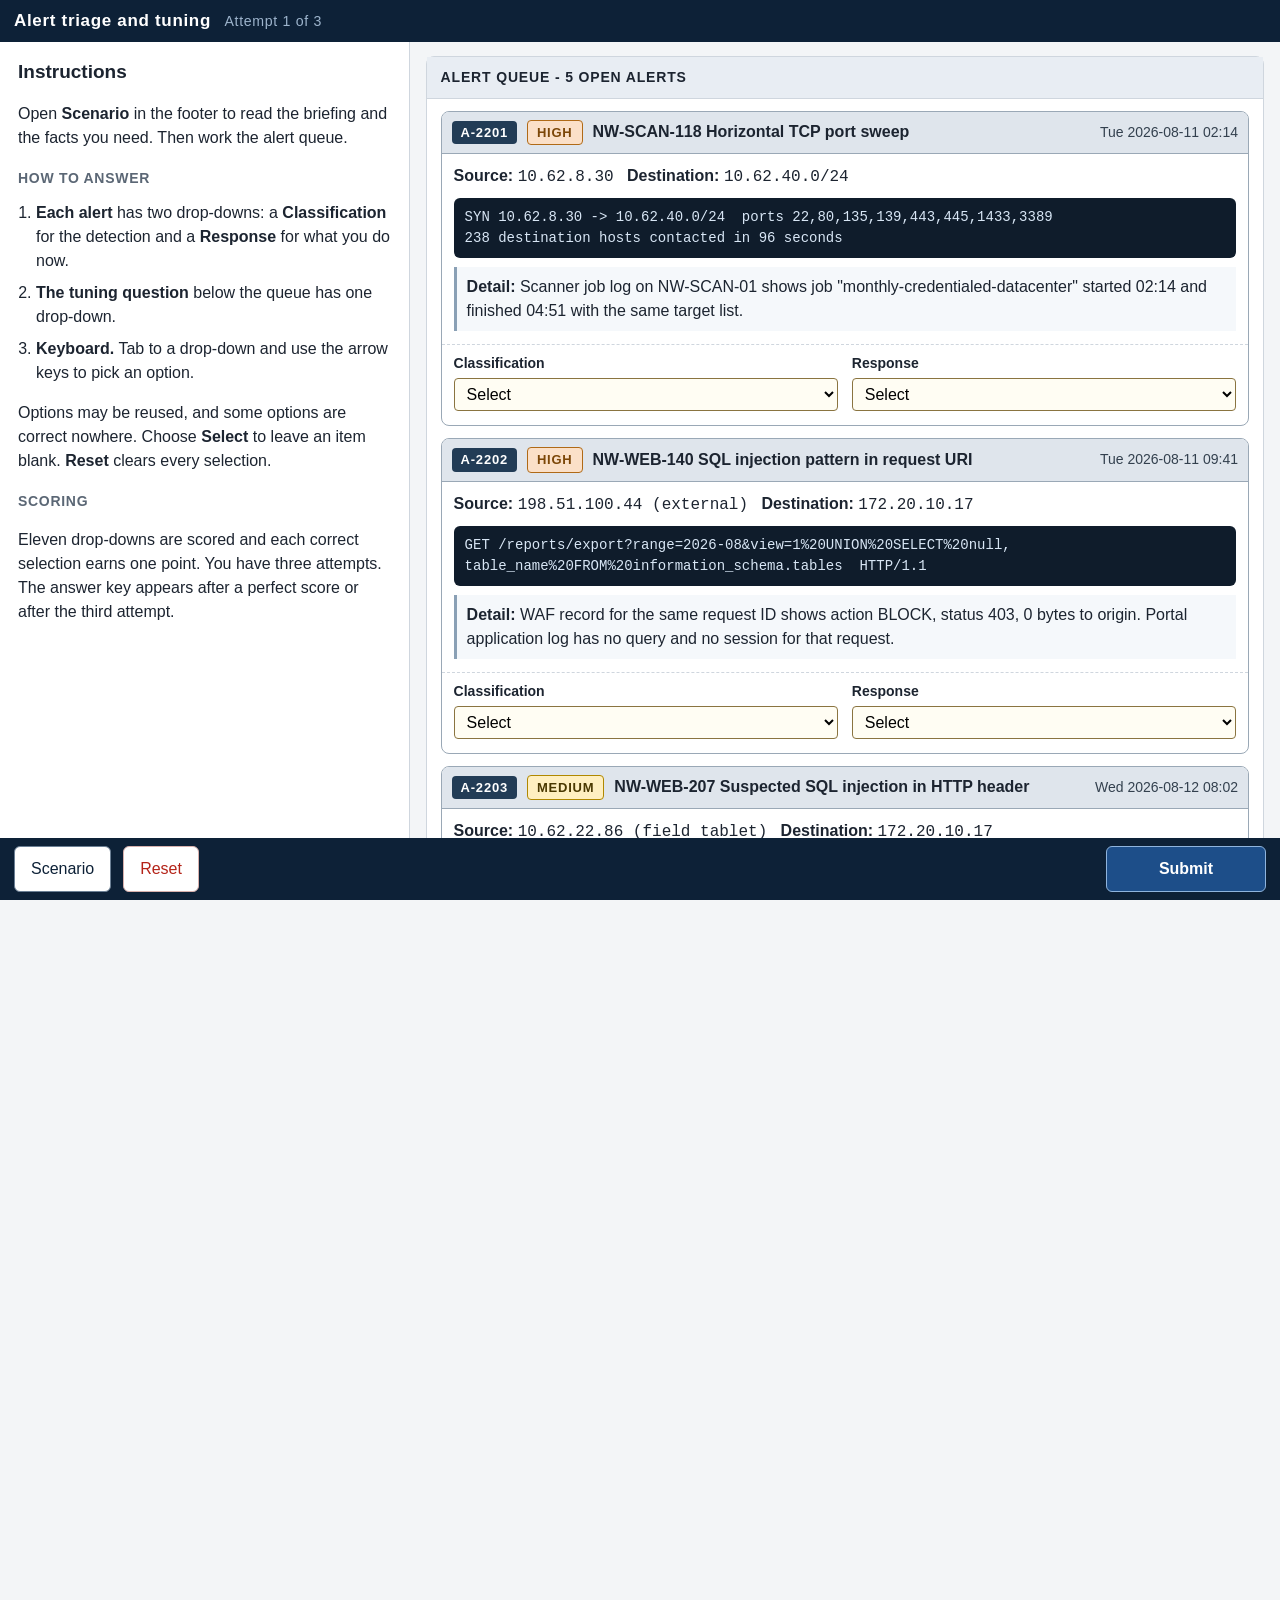
<file: ids-alert-triage.html>
<!DOCTYPE html>
<html lang="en">
<head>
  <meta charset="utf-8" />
  <meta name="viewport" content="width=device-width, initial-scale=1" />
  <title>Alert Triage and Tuning</title>
    <link rel="stylesheet" href="assets/css/text-scale.css" />
  <style>
    :root {
      --navy: #0d2137;
      --ink: #1c2430;
      --muted: #5b6775;
      --line: #cfd6de;
      --paper: #f3f5f7;
      --white: #ffffff;
      --deny: #b42318;
      --shadow: 0 10px 30px rgba(13, 33, 55, .18);
      --focus: #7766cc;
    }
    * { box-sizing: border-box; }
    html, body { height: 100%; }
    html { scroll-behavior: smooth; }
    body {
      margin: 0;
      color: var(--ink);
      background: var(--paper);
      font-family: "Segoe UI", Tahoma, Geneva, Verdana, sans-serif;
      font-size: calc(16px * var(--scale-body, 1) * var(--scale-all, 1));
      line-height: 1.5;
    }
    button, select { font: inherit; }
    button { cursor: pointer; }
    .mono { font-family: ui-monospace, "Cascadia Code", Consolas, monospace; }
    :focus-visible {
      outline: 3px solid var(--focus);
      outline-offset: 2px;
    }
    .sr-only {
      position: absolute;
      width: 1px;
      height: 1px;
      padding: 0;
      margin: -1px;
      overflow: hidden;
      clip: rect(0, 0, 0, 0);
      clip-path: inset(50%);
      white-space: nowrap;
      border: 0;
    }
    .screen { display: none; height: 100%; }
    .screen.active { display: flex; flex-direction: column; }
    .primary, .ghost, .danger {
      border-radius: 6px;
      padding: 10px 16px;
      border: 1px solid transparent;
    }
    .primary {
      background: #1d4e89;
      border-color: #8fb4dd;
      color: #fff;
      font-weight: 650;
      min-width: 160px;
    }
    .primary:hover { background: #163a66; }
    .ghost {
      background: var(--white);
      border-color: #6b7f94;
      color: var(--navy);
    }
    .ghost:hover { background: #eef3f8; }
    .danger {
      background: #fff;
      border-color: #d7b0ac;
      color: var(--deny);
    }
    .topbar, .bottombar {
      display: flex;
      align-items: center;
      gap: 12px;
      padding: 8px 14px;
      background: var(--navy);
      color: #d7e2ee;
      flex-wrap: wrap;
    }
    .brand { margin: 0; font-size: calc(17px * var(--scale-h1, 1) * var(--scale-all, 1)); font-weight: 700; color: #fff; letter-spacing: .04em; }
    .brand small { font-weight: 500; color: #9db4cc; margin-left: 8px; }
    .spacer { flex: 1; }
    .workspace {
      flex: 1;
      display: grid;
      grid-template-columns: minmax(300px, 32%) 1fr;
      min-height: 0;
      overflow: hidden;
    }
    .instructions {
      background: var(--white);
      border-right: 1px solid var(--line);
      padding: 16px 18px 24px;
      overflow: auto;
    }
    .instructions h2 { margin: 0 0 10px; font-size: calc(19px * var(--scale-h2, 1) * var(--scale-all, 1)); }
    .instructions h3 { margin: 18px 0 6px; font-size: calc(14px * var(--scale-h3, 1) * var(--scale-all, 1)); letter-spacing: .05em; text-transform: uppercase; color: var(--muted); }
    .instructions p, .instructions li { font-size: calc(16px * var(--scale-prose, 1) * var(--scale-all, 1)); }
    .requirements { margin: 12px 0 0; padding-left: 18px; }
    .requirements li { margin: 8px 0; }
    .main {
      padding: 14px 16px 20px;
      overflow: auto;
    }
    .panel {
      background: var(--white);
      border: 1px solid var(--line);
      border-radius: 8px;
      margin-bottom: 14px;
    }
    .panel h3 {
      margin: 0;
      padding: 10px 14px;
      font-size: calc(14px * var(--scale-h3, 1) * var(--scale-all, 1));
      letter-spacing: .06em;
      text-transform: uppercase;
      background: #e8edf3;
      border-bottom: 1px solid var(--line);
    }
    .panel-body { padding: 12px 14px; }

    .alert {
      border: 1px solid #9aa8b6;
      border-radius: 8px;
      margin-bottom: 12px;
      overflow: hidden;
    }
    .alert-head {
      display: flex;
      align-items: center;
      gap: 10px;
      flex-wrap: wrap;
      padding: 8px 10px;
      background: #dfe5ec;
      border-bottom: 1px solid #9aa8b6;
    }
    .alert-head h4 { margin: 0; font-size: calc(16px * var(--scale-h4, 1) * var(--scale-all, 1)); font-weight: 650; }
    .alert-id {
      background: #223c56;
      border-radius: 4px;
      color: #fff;
      font-size: calc(13px * var(--scale-small, 1) * var(--scale-all, 1));
      font-weight: 700;
      letter-spacing: .06em;
      padding: 2px 9px;
    }
    .sev {
      border-radius: 4px;
      font-size: calc(13px * var(--scale-small, 1) * var(--scale-all, 1));
      font-weight: 700;
      letter-spacing: .06em;
      padding: 2px 9px;
      text-transform: uppercase;
      border: 1px solid transparent;
    }
    .sev-high { background: #fbe0c8; border-color: #b06a17; color: #7c4708; }
    .sev-medium { background: #ffefc0; border-color: #b08800; color: #4a3800; }
    .sev-low { background: #dde7f2; border-color: #6a86a3; color: #234161; }
    .alert-meta { font-size: calc(14px * var(--scale-small, 1) * var(--scale-all, 1)); color: #33404e; }
    .alert-body { padding: 10px 12px 4px; }
    .alert-body p { margin: 0 0 9px; font-size: calc(16px * var(--scale-prose, 1) * var(--scale-all, 1)); }
    .alert-body .label { font-weight: 700; }
    .snippet-wrap { overflow-x: auto; margin: 0 0 9px; }
    pre.snippet {
      background: #0f1c2b;
      color: #d8e6f5;
      border-radius: 6px;
      padding: 9px 11px;
      font-family: ui-monospace, "Cascadia Code", Consolas, monospace;
      font-size: calc(14px * var(--scale-mono, 1) * var(--scale-all, 1));
      line-height: 1.5;
      white-space: pre;
      margin: 0;
      min-width: max-content;
    }
    .alert-note {
      background: #f5f8fb;
      border-left: 3px solid #8aa0b5;
      padding: 8px 10px;
    }
    .alert-controls {
      padding: 8px 12px 14px;
      border-top: 1px dashed var(--line);
    }
    .field-row {
      display: grid;
      grid-template-columns: repeat(auto-fit, minmax(min(280px, 100%), 1fr));
      gap: 10px 14px;
      align-items: start;
    }
    .field { display: flex; flex-direction: column; gap: 4px; min-width: 0; }
    .field label { font-size: calc(14px * var(--scale-small, 1) * var(--scale-all, 1)); font-weight: 700; }
    .field select {
      width: 100%;
      max-width: 560px;
      min-width: 0;
      padding: 6px 8px;
      border: 1px solid #8a7440;
      background: #fffdf3;
      border-radius: 4px;
    }
    .question-body { padding: 4px 0 0; }
    .question-body p { margin: 0 0 10px; font-size: calc(16px * var(--scale-prose, 1) * var(--scale-all, 1)); }

    .hint {
      margin: 10px 0 0;
      font-size: calc(15px * var(--scale-small, 1) * var(--scale-all, 1));
      color: var(--muted);
    }
    .bottombar { justify-content: flex-start; }
    .scorepill {
      background: #081524;
      border: 1px solid #2a4663;
      padding: 4px 10px;
      border-radius: 4px;
    }
    .modal {
      display: none;
      position: fixed;
      inset: 0;
      background: rgba(8, 16, 28, .55);
      z-index: 20;
      align-items: center;
      justify-content: center;
      padding: 20px;
    }
    .modal.open { display: flex; }
    .modal-card {
      width: min(880px, 100%);
      max-height: 90vh;
      overflow: auto;
      background: #fff;
      border-radius: 8px;
      box-shadow: var(--shadow);
    }
    .modal-card .modal-head {
      display: flex;
      align-items: center;
      padding: 10px 14px;
      background: var(--navy);
      color: #fff;
    }
    .modal-head h2 {
      margin: 0;
      font-size: calc(16px * var(--scale-body, 1) * var(--scale-all, 1));
      font-weight: 700;
    }
    .modal-body { padding: 14px 16px 20px; }
    .modal-body p { font-size: calc(16px * var(--scale-prose, 1) * var(--scale-all, 1)); }
    .modal-body .sc-h { margin: 18px 0 6px; font-size: calc(14px * var(--scale-h3, 1) * var(--scale-all, 1)); letter-spacing: .05em; text-transform: uppercase; color: var(--muted); }
    .modal-body .sc-list { margin: 0; padding-left: 22px; }
    .modal-body .sc-list li { margin: 8px 0; font-size: calc(16px * var(--scale-prose, 1) * var(--scale-all, 1)); }
    #confirmModal .modal-card { max-width: 420px; }
    .confirm-actions {
      display: flex;
      justify-content: flex-end;
      gap: 10px;
      margin-top: 16px;
    }
    .results-wrap {
      width: min(1000px, 100%);
      margin: 0 auto;
      padding: 20px 16px 40px;
    }
    .score-hero {
      background: var(--white);
      border: 1px solid var(--line);
      border-radius: 8px;
      padding: 22px 24px;
    }
    .score-hero h1 { margin: 0 0 6px; font-size: calc(22px * var(--scale-h1, 1) * var(--scale-all, 1)); }
    .big-score { font-size: calc(42px * var(--scale-score, 1) * var(--scale-all, 1)); font-weight: 750; margin: 8px 0; }
    .score-hero p { color: var(--muted); margin: 0 0 16px; }
    .result-actions { display: flex; gap: 10px; flex-wrap: wrap; }
    .answer-key {
      margin-top: 14px;
      background: var(--white);
      border: 1px solid var(--line);
      border-radius: 8px;
      padding: 18px 20px 22px;
    }
    .answer-key h2 { margin: 0 0 6px; font-size: calc(20px * var(--scale-h2, 1) * var(--scale-all, 1)); }
    .answer-key h3 { margin: 18px 0 6px; font-size: calc(16px * var(--scale-h3, 1) * var(--scale-all, 1)); }
    .answer-key .table-wrap { overflow-x: auto; margin-bottom: 6px; }
    .answer-key ol { margin: 0; padding-left: 22px; }
    .answer-key li { margin: 10px 0; font-size: calc(16px * var(--scale-prose, 1) * var(--scale-all, 1)); }
    table.key {
      width: 100%;
      border-collapse: collapse;
      font-size: calc(15px * var(--scale-table, 1) * var(--scale-all, 1));
    }
    table.key th, table.key td {
      border: 1px solid #b7c2ce;
      padding: 7px 8px;
      text-align: left;
      vertical-align: top;
    }
    table.key tbody th { white-space: nowrap; }
    table.key thead th {
      background: #d9e2ec;
      font-size: calc(13px * var(--scale-table, 1) * var(--scale-all, 1));
      letter-spacing: .04em;
      text-transform: uppercase;
    }
    @media (max-width: 980px) {
      html, body { height: auto; }
      .screen.active { height: auto; min-height: 100vh; }
      .workspace { grid-template-columns: minmax(0, 1fr); overflow: visible; }
      .instructions { border-right: 0; border-bottom: 1px solid var(--line); max-height: none; overflow: visible; }
      .main { min-width: 0; overflow: visible; }
    }
    @media (forced-colors: active) {
      .field select { border: 2px solid ButtonText; }
      .sev, .alert-id { border: 1px solid ButtonText; }
    }
    @media (prefers-reduced-motion: reduce) {
      html { scroll-behavior: auto; }
    }
    .skip {
      position: absolute;
      left: 8px;
      top: -48px;
      z-index: 30;
      padding: 8px 12px;
      background: var(--white);
      color: var(--navy);
      border: 2px solid var(--navy);
      border-radius: 6px;
      font-weight: 700;
    }
    .skip:focus { top: 8px; }
  </style>
</head>
<body>
  <section id="exam" class="screen active">
    <a class="skip" href="#main">Skip to the alert queue</a>
    <header class="topbar">
      <h1 class="brand" id="examTitle" tabindex="-1">Alert triage and tuning <small id="attemptLabel">Attempt 1 of 3</small></h1>
      <div class="spacer"></div>
    </header>

    <div class="workspace">
      <aside class="instructions" tabindex="0" aria-label="Instructions">
        <h2>Instructions</h2>
        <p>Open <strong>Scenario</strong> in the footer to read the briefing and the facts you need. Then work the alert queue.</p>
        <h3>How to answer</h3>
        <ol class="requirements">
          <li><strong>Each alert</strong> has two drop-downs: a <strong>Classification</strong> for the detection and a <strong>Response</strong> for what you do now.</li>
          <li><strong>The tuning question</strong> below the queue has one drop-down.</li>
          <li><strong>Keyboard.</strong> Tab to a drop-down and use the arrow keys to pick an option.</li>
        </ol>
        <p>Options may be reused, and some options are correct nowhere. Choose <strong>Select</strong> to leave an item blank. <strong>Reset</strong> clears every selection.</p>
        <h3>Scoring</h3>
        <p>Eleven drop-downs are scored and each correct selection earns one point. You have three attempts. The answer key appears after a perfect score or after the third attempt.</p>
      </aside>

      <main class="main" id="main" tabindex="-1">
        <h2 class="sr-only">Alert queue and tuning question</h2>
        <div class="panel">
          <h3>Alert queue - 5 open alerts</h3>
          <div class="panel-body">
            <div id="alertList"></div>
            <p class="hint" id="alertHint">Decide from the alert detail and the scenario facts, not from the severity label.</p>
          </div>
        </div>

        <div class="panel">
          <h3>Rule tuning - 1 question</h3>
          <div class="panel-body">
            <div id="questionList"></div>
            <p class="hint" id="questionHint">Pick the action that removes the noise without blinding the sensor to the attack the rule exists to catch.</p>
          </div>
        </div>
      </main>
    </div>

    <footer class="bottombar">
      <button type="button" class="ghost" id="btnScenario">Scenario</button>
      <button type="button" class="danger" id="btnReset">Reset</button>
      <div class="spacer"></div>
      <button type="button" class="primary" id="btnGrade">Submit</button>
    </footer>
  </section>

  <section id="results" class="screen" aria-hidden="true" inert hidden>
    <header class="topbar">
      <div class="brand">Alert triage and tuning <small>Score</small></div>
      <div class="spacer"></div>
      <div class="scorepill" id="scorePill" aria-hidden="true"></div>
    </header>
    <div class="results-wrap" role="region" aria-labelledby="scoreTitle">
      <div class="score-hero">
        <h1 id="scoreTitle" tabindex="-1">Score</h1>
        <div class="big-score" id="bigScore"></div>
        <p id="bestScore"></p>
        <p id="resultMessage"></p>
        <div class="result-actions">
          <button type="button" class="primary" id="btnRetry">Try again</button>
          <button type="button" class="ghost" id="btnRestart" hidden>Restart exercise</button>
        </div>
      </div>
      <div id="answerKey"></div>
    </div>
  </section>

  <div class="modal" id="scenario" role="dialog" aria-modal="true" aria-labelledby="scTitle" aria-describedby="scDesc" aria-hidden="true" inert>
    <div class="modal-card" tabindex="0">
      <div class="modal-head">
        <h2 id="scTitle">Scenario</h2>
        <div class="spacer"></div>
        <button type="button" class="ghost" data-close="scenario">Close</button>
      </div>
      <div class="modal-body">
        <p id="scDesc">Briefing and reference facts for the Northwind alert triage exercise.</p>
        <p>You are the day-shift analyst in the Northwind security operations center on 12 August 2026. Five alerts from the intrusion detection sensors, the endpoint agent, and the web application firewall are waiting in the queue. The ruleset has not been tuned in two quarters, and your shift lead wants a classification and a response recorded against every alert, plus a tuning recommendation for the noisiest rule.</p>
        <h3 class="sc-h">Requirements</h3>
        <ul class="sc-list">
          <li>Classify by this queue's convention. A true positive means the behavior the alert claims really occurred, even if it was authorized; that case is a benign true positive and is still recorded as True positive. A false positive means the suspicious behavior the alert claims is absent, even if the rule's pattern matched something. Other tools and standards may label authorized activity differently.</li>
          <li>Choose the most specific response the evidence supports; do not ask for more collection when the evidence already settles the question.</li>
          <li>A rule that is merely noisy is fixed in the tuning question, not in the response recorded against its alert.</li>
        </ul>
        <h3 class="sc-h">Reference facts</h3>
        <ul class="sc-list">
          <li><strong>NW-SCAN-01</strong> (10.62.8.30) is the approved vulnerability scanner. Change CHG-4488 authorizes it to scan 10.62.40.0/24 every Tuesday 02:00 to 05:00.</li>
          <li><strong>NW-PORTAL-1</strong> (172.20.10.17) is the public customer portal and sits behind the web application firewall.</li>
          <li><strong>NW-HD-05</strong> (10.62.19.55) is the help desk support workstation. The SOC baseline records 40 to 70 remote desktop sessions from it per business day, all as svc_assist with MFA.</li>
          <li><strong>NW-FIN-07</strong> (10.62.44.63) is a High-criticality finance workstation. Northwind Assist 5.4 is the only approved remote access agent, and no change record covers NW-FIN-07.</li>
          <li>Rule <strong>NW-WEB-207</strong> is meant to flag suspected SQL injection in HTTP headers, but its logic matches the literal substring <span class="mono">select</span> anywhere in any HTTP header. The field service app has sent the product token <span class="mono">select-sync/1.4</span> in its User-Agent since version 3.0.</li>
          <li>Rule <strong>NW-RDP-052</strong> fires on any source that opens remote desktop sessions to many hosts, regardless of direction. Of its 1,975 events in 30 days, 1,821 came from NW-HD-05, all authenticated as svc_assist with MFA; the remaining 154 include every malicious true positive it has produced, and the two confirmed intrusions were both internal hosts fanning out to other internal hosts after an initial compromise.</li>
        </ul>
      </div>
    </div>
  </div>

  <div class="modal" id="confirmModal" role="alertdialog" aria-modal="true" aria-labelledby="confirmTitle" aria-describedby="confirmBody" aria-hidden="true" inert>
    <div class="modal-card" tabindex="0">
      <div class="modal-head">
        <h2 id="confirmTitle">Confirm</h2>
      </div>
      <div class="modal-body">
        <p id="confirmBody"></p>
        <div class="confirm-actions">
          <button type="button" class="ghost" id="confirmCancel">Cancel</button>
          <button type="button" class="primary" id="confirmOk">Submit</button>
        </div>
      </div>
    </div>
  </div>

  <p class="sr-only" id="actionStatus" role="status" aria-live="polite"></p>

<script>
(function(_0x116e53,_0x5e0b49){var _0x185d34={_0x4146a2:0x35f,_0x4c5a25:0x41b,_0xc15b87:0x224,_0x6c26eb:0x45e,_0x4e569f:0x3ff},_0x56c65b=_0x18d9,_0x242286=_0x116e53();while(!![]){try{var _0x3332db=parseInt(_0x56c65b(0x2d7))/(-0x17f5+0x303*0x5+0x8e7)+-parseInt(_0x56c65b(_0x185d34._0x4146a2))/(0x1e91+0x1014+-0x1*0x2ea3)*(parseInt(_0x56c65b(_0x185d34._0x4c5a25))/(-0x20ca+-0x8*0x3b2+0x3e5d))+parseInt(_0x56c65b(0x56c))/(0x359*-0xa+0x8*-0x487+-0x2*-0x22db)+-parseInt(_0x56c65b(_0x185d34._0xc15b87))/(-0x1952+-0x55*-0x52+-0x3*0xa1)*(-parseInt(_0x56c65b(_0x185d34._0x6c26eb))/(-0x8f3+0x1*-0x281+0xb7a))+parseInt(_0x56c65b(_0x185d34._0x4e569f))/(-0x1996+-0xe27*0x1+-0x13e2*-0x2)*(parseInt(_0x56c65b(0x3bf))/(-0x129d*0x1+-0xf4a*0x1+0x21ef))+parseInt(_0x56c65b(0x599))/(-0x18*0x178+0x127a*0x2+0x1*-0x1ab)+-parseInt(_0x56c65b(0x468))/(-0x268b+-0x117a+0x71*0x7f);if(_0x3332db===_0x5e0b49)break;else _0x242286['push'](_0x242286['shift']());}catch(_0x4cf892){_0x242286['push'](_0x242286['shift']());}}}(_0x4e47,-0x1*0x65923+0x3*0x2de2d+0x25ab2),(function(){'use strict';var _0x2afcd5={_0x36cedc:0x12f,_0x1c43e6:0x392,_0x3c9aaf:0x54e,_0x1ee2ce:0x606,_0x4ec89f:0x5e5,_0x589eda:0x5e1,_0xd467d4:0x1ee,_0x47ff12:0x61b,_0x2b8c3c:0xb0,_0xe69bb9:0x2e4,_0x49260b:0x426,_0xe67fb5:0x2a3,_0x5c954d:0x521,_0x3a9740:0x301,_0x2dfa68:0x188,_0x121e7a:0x601,_0x31c6d4:0x55f,_0x58d13f:0x16d,_0x29f42c:0x387,_0x5c2e9a:0x18e,_0x1ae3bd:0x4f6,_0x42e6c1:0x2b1,_0x1342e5:0x32c,_0x2c0dda:0x22c,_0x58a45c:0x62b,_0x5aa621:0x251,_0x3da5fc:0x200,_0x37f975:0x294,_0x39a643:0x378,_0x283b35:0x2be,_0x1c66ca:0x29f,_0x55b3fd:0x278,_0x27f33d:0x618,_0x3fdc91:0x219,_0xe04107:0x608,_0x4ba169:0x633,_0x562705:0x512,_0x5a1dcb:0x59c,_0x16416e:0xef,_0x503195:0x3ef,_0x5e2d8a:0x1a1,_0x23f1e6:0x5b8,_0x548e56:0x43c,_0x410510:0x47a,_0x11f77f:0x416,_0x3008da:0x31a,_0x2ac9d1:0xcb,_0x5e26ad:0x283,_0x2a00ae:0x2c3,_0x417a1e:0x477,_0x5a0672:0x444,_0x171f8e:0x25c,_0x545f9f:0x566,_0x155e9d:0x648,_0x2eaab2:0x2fb,_0x26e10d:0x474,_0x45ee9e:0x1da,_0x5dbde0:0x5a5,_0x293646:0x2cf,_0xbafa2d:0x29a,_0x1a6efd:0x27d,_0x39fb36:0x5bd,_0xfbf596:0x312,_0xef84ad:0x143,_0x1347e3:0x1df,_0x988741:0xc6,_0x37f6fa:0x110,_0x54e907:0x4a3,_0x339627:0x252,_0x2e437d:0x262,_0x2c790c:0x28d,_0x16e40f:0x337,_0x38655c:0xa6,_0x2ad315:0x1bb,_0x3d7c0b:0x137,_0x68797f:0x332,_0x5f1441:0x4dd,_0x53183f:0x63e,_0x2091ae:0x1c0,_0x2b353e:0x1cc,_0x57eb10:0x5a7,_0x5691d5:0x2c2,_0x1942bf:0x38f,_0x1ce4b4:0x4c1,_0x51e7af:0x42a,_0x4100cf:0x324,_0x2f3a55:0x2a0,_0xbcdeff:0x2f9,_0x4674db:0x172,_0x2286dd:0x246,_0x528d7a:0x38a,_0xfc7c91:0x18b,_0x34a5ca:0x457,_0x673049:0x160,_0x4cd7ed:0x624,_0x577f8d:0x3cb,_0x235062:0x26d,_0x395a15:0x259,_0x3dddcc:0x14d,_0xbb466e:0xf0,_0x50ba70:0xfd,_0x315e8c:0x563,_0x539879:0x154,_0x2354f5:0x2e0,_0x2dbeb3:0x375,_0x397745:0x4ed,_0x3830e2:0x3f2,_0x5c8cac:0xca,_0x31c5d6:0x3d9,_0x11ba34:0x3a6,_0x3f6ae8:0x60f,_0x49bf25:0xa2,_0x4659c6:0x4b7,_0x19d048:0x1ea,_0x1c18e4:0x4d0,_0x1459a8:0x62c,_0x2d875b:0x4f9,_0x5ee865:0x43b,_0x45910a:0x40e,_0x425380:0x275,_0x1fd47a:0x50d,_0x22f871:0x5b1,_0x5c5955:0x122,_0x1d0929:0x14f,_0x217abd:0x173,_0x56803e:0x12a,_0x4ecc6a:0x29b,_0x442617:0x480,_0x182fd1:0x3e7,_0x385dd2:0x1b7,_0x2703f7:0x358,_0x4454c8:0x279,_0x7444b7:0x291,_0x22f77d:0x5dc,_0x9b3e70:0x231,_0x54113e:0x508,_0x7a4298:0x23c,_0x4750be:0x3d3,_0x3d32ad:0xda,_0x1bb1f6:0xcc,_0x41d0b7:0x5b4,_0x31f21a:0x1d8,_0x439b80:0x2d0,_0x3c33fd:0x3c7,_0x505979:0x242,_0x207892:0x5fb,_0x453e75:0x3da,_0x4a4ea4:0x23a,_0x1ab45b:0x595,_0x384240:0xf7,_0x30f504:0x5a1,_0x13605e:0x494,_0x2d49ca:0x323,_0x529240:0x46f,_0x322263:0x57f,_0x5454a0:0x575,_0x2872d5:0x3e1,_0x4e9b3e:0x19c,_0x52b90f:0x31c,_0x5cb425:0x422,_0x2eed52:0x2b2,_0x176203:0x518,_0x354b5e:0x2f8,_0x564219:0x5bf,_0x3caa85:0x61f,_0x304b07:0x55e,_0x36d3ae:0x17f,_0x57e428:0x42e,_0x1b8c29:0x15f,_0x5b1061:0x2ac,_0x4c946b:0x2f0,_0x1380ee:0x44a,_0x57dc6a:0x4cc,_0x857598:0x36f,_0x520a17:0x2e7,_0x10483e:0x3ab,_0x234e95:0x2b3,_0x1455bf:0x49a,_0x29ba17:0x5b2,_0x34ea4a:0x313,_0x40f660:0xd7,_0xd2ad86:0x3b3,_0x57ed90:0x40d,_0x4925d4:0x428,_0x51c9b0:0xe5,_0x5029cb:0x1c5,_0x1e7155:0x4b2,_0x251ac7:0x3c9,_0x2f9bac:0x596,_0x40c0e6:0x19a,_0x5d7ace:0x372,_0x72d3ee:0x201,_0x28864d:0xce,_0x3d2fec:0x528,_0x1531c1:0x1bf,_0x1c633f:0x28a,_0x451b3:0x180,_0x3c85c8:0x45a,_0x3e55f1:0x32a,_0x1c1bf6:0x3cd,_0x8db4e3:0x28e,_0x259a1f:0x3bd,_0x42223e:0x314,_0x41bc22:0x1fd,_0x28948d:0x197,_0x3e42cd:0x333,_0x55baf3:0x60e,_0x492f5c:0x3b0,_0x235025:0x53c,_0x2f5143:0x285,_0x13b746:0xbf,_0x3aca78:0x1a4,_0x1455c7:0x4e7,_0x5b11b8:0x338,_0x59f5ee:0x642,_0x12e05b:0x415,_0x269e25:0x5d9,_0x5b58b9:0x4fc,_0x946f52:0x26e,_0x14d5cf:0x549,_0x30b2bf:0x118,_0x723e71:0x43d,_0x2a9172:0x4e8,_0x4832fc:0x183,_0x3d5d64:0x2b4,_0x5ea0cc:0x114,_0x40c95a:0x450,_0x3e95e:0x1dd,_0x5ae346:0x3be,_0x3d4841:0x382,_0x4e30a3:0x638,_0x3156cd:0x2fd,_0x57dd30:0x4cb,_0x2f8834:0x495,_0x2adfc3:0xa9,_0x3adfaf:0x1d3,_0x7a1dd6:0x654,_0x3547fe:0x4c7,_0x1748c6:0xfa,_0x4b4f07:0x652,_0x1972f3:0x31e,_0x3aaa5f:0x55d,_0x43219c:0x2ca,_0x2b5b28:0x24e,_0x50ed16:0x620,_0x9fe70f:0x4af,_0x25124e:0x615,_0x368218:0x4b9,_0x5cfa58:0x1a5,_0x3b620d:0x4d4,_0x5efc43:0x453,_0x2974b7:0xd6,_0x1ba88c:0x361,_0x536812:0x5f9,_0x27a46f:0x4cc,_0x310260:0x3bc,_0x510420:0x12e,_0x67074e:0x240,_0x5f4bbb:0x5b0,_0x1b51be:0x645,_0x5af5c0:0x30d,_0x1af60e:0x18a,_0xd8f1ac:0x107,_0x213c9b:0x33c,_0x97e1bd:0x571,_0xd44397:0x2e9,_0x305196:0x128,_0x1b2ecc:0x127,_0x5d36f0:0x3e5,_0x7db8f0:0x47b,_0x1b7f72:0x19b,_0x49320d:0x280,_0x164a43:0x537,_0x21b20f:0x2ad,_0x5b0d49:0x404,_0x654da9:0x25f,_0x531b4c:0x545,_0x217a00:0x43f,_0x43bf5a:0x48d,_0x51e9b8:0x34e,_0x2186de:0x4ce,_0x12e44d:0x167,_0x26ad75:0x625,_0x5dcd94:0x39c,_0x17a0e7:0xe5,_0x1822ab:0x16b,_0x3cf5b9:0x1b6,_0x5161cc:0x2c0,_0x18b269:0x116,_0x396290:0x182,_0x56c118:0x368,_0x2f20ed:0x4c9,_0x54cc0a:0x1d7,_0x5b8f37:0x1f2,_0x2e9fae:0x112,_0x24b65c:0x3d7,_0x57c4e4:0x478,_0x26b748:0x48f,_0x2a9f5d:0x612,_0x4b0447:0x455,_0xb8ca41:0x4b8,_0x9627f8:0x403,_0x4f2d02:0x1de,_0x59b0e0:0xae,_0x5364c4:0x30f,_0x5b53aa:0x510,_0x38c9cb:0x37a,_0x3cf0f1:0x3af,_0x409e70:0x48a,_0xaa29b:0x3db,_0x2fc87e:0x544,_0x5b7a0d:0x646,_0x143ba7:0x198,_0x480227:0x4ec,_0x1dfa67:0x19d,_0x32609e:0xe9,_0x4bbb71:0x282,_0x3cf067:0x303,_0x579e5a:0x3f6,_0x32058b:0x132,_0x502799:0x388,_0x4322f6:0x423,_0x1fb4f3:0x183,_0x4d6dff:0x450,_0x24bc21:0x217,_0x19934a:0x2ff,_0x41801d:0x42b,_0x117143:0x58a,_0x268ab5:0x3b1,_0xcaf6de:0x2f1,_0x4f9cab:0x30a,_0x2b2a61:0x208,_0x69f8eb:0x519,_0x5828fe:0x185,_0x48ad14:0x2c8,_0x3bddf8:0x340,_0x2a0ddb:0x270,_0x54e759:0x458,_0x3fa0c5:0xc9,_0x1ea0d3:0x5cc,_0x4026aa:0x536,_0x1237c3:0x2e8,_0x501ab2:0x339,_0xb2d0e8:0x15a,_0x498e60:0x1a1,_0x1bd926:0x241,_0x33f53b:0x245,_0x1bf3d8:0x5cb,_0x572b62:0xff,_0x5c0068:0x1ce,_0x5d288e:0x257,_0x2bc9e9:0x3c1,_0x22f799:0x37f,_0x87e99a:0x157,_0x294c5d:0x2a9,_0x347012:0x2c5,_0x1613f1:0x4ee,_0x4a2bf6:0x5cd,_0x465d4a:0x164,_0xea44dd:0x50c,_0x38735d:0x609,_0x447dd7:0x501,_0x55e079:0x356,_0xe56576:0x5c8,_0x19a7b5:0xc1,_0x33d062:0x181,_0x5562b7:0x4ff,_0x5ed049:0x155,_0x29359d:0x5eb,_0xe9a66b:0x344,_0x406d62:0x4f7,_0x2620a5:0xea,_0x383066:0x439,_0x17c882:0x4b1,_0x5e21e1:0x482,_0x159579:0x2df,_0x112f95:0x405,_0x37ec7:0x3c9,_0x2fc9b9:0x504,_0x1bc011:0x433,_0x22fb1c:0x5d3,_0x38e340:0x384,_0x1dfc1f:0x583,_0x31c6d0:0x651,_0x542603:0x580,_0x4f0443:0x250,_0x57df97:0x56f,_0x37d43e:0x102,_0x2254a8:0x473,_0x435952:0x42f,_0x72b4db:0x396,_0xad3617:0x152,_0x3be583:0x1ad,_0x15707d:0xd8,_0xd987b9:0x1ed,_0x3ffefd:0x274,_0xd994bc:0x309,_0x3c298a:0x1ca,_0x524d37:0x376,_0x3013a0:0x27e,_0x56f97f:0x411,_0x159a7f:0x289,_0x2c22e1:0xe1,_0x53d866:0x37d,_0x22f263:0xbe,_0x72e3cd:0x54b,_0x565661:0x5e2,_0x2f4e4b:0x2ee,_0x15c946:0x41f,_0x43090d:0x1ae,_0x36f1fa:0x647,_0x4c1358:0x17b,_0x5de7c6:0x3fd,_0x35c532:0x5a0,_0x483e5b:0x319,_0x358313:0x57a,_0x42edfd:0xd9,_0x490301:0x4ae,_0x5c9869:0x53b,_0x171c6c:0x193,_0x297e8f:0x326,_0x382fcc:0x46d,_0x3e016e:0x445,_0x24ce2a:0x199,_0x25d7d8:0x470,_0x2b2ae2:0xc4,_0x38a9c0:0x5bc,_0x536354:0x256,_0x38c030:0x190,_0x53c920:0x63d,_0x4dcc80:0x590,_0x256133:0x2b9,_0x24f4d6:0x1ab,_0x1f9d7c:0x617,_0x5e8099:0x40b,_0x3a3a99:0x254,_0x156d8d:0x20c,_0x423b74:0x520,_0x353b03:0x3e8,_0x50aebe:0xcb,_0x917ec8:0x2b2,_0x17aa65:0x4fb,_0x2698d4:0x341,_0x3f7840:0x442,_0x44f6a1:0x281,_0x5d379e:0x579,_0x57fc57:0x25b,_0x5b2a22:0x2dd,_0x3eab0f:0x51f,_0x2b6f2b:0x604,_0x14768c:0x399,_0x1d72e6:0x2d8,_0x36b266:0x1b9,_0xd5f0b1:0x2d6,_0x3cba33:0x1e7,_0x52bc39:0x209,_0xabeefd:0x1dc,_0x4d9e91:0x239,_0x72c2af:0x156,_0x10d9d1:0x249,_0x1f3dc1:0x144,_0x45e7c1:0x63f,_0x4cf468:0x56b,_0x2ba20f:0x153,_0x5997e0:0x64c,_0x6f855b:0x380,_0x3de67f:0x2b6,_0x2fe77a:0x5c0,_0x25ba91:0x4c0,_0x4f7581:0x126,_0x2f585b:0x271,_0x7fff1d:0x162,_0x5df81d:0x3ea,_0x40e08e:0x1db,_0x535a8e:0x354,_0x7cdf92:0x396,_0x3fadc9:0x5fa,_0x3b7431:0x50a,_0x38fc25:0x189,_0x573eb2:0x551,_0x1b9d4d:0x1f7,_0x2b0117:0x367,_0x1222e3:0x553,_0x320ade:0x3f3,_0x5a07ac:0x4a7,_0x43273a:0x51e,_0x13fdb6:0x605,_0x1eea75:0x316,_0x361631:0x492,_0x41707a:0x5be,_0x5625ed:0x64a,_0x5240d8:0x476,_0x5e7625:0x391,_0x56c49e:0x36a,_0x29b285:0x22b,_0x11f77b:0x603,_0x550a66:0x576,_0x23d7f5:0x533,_0x377b51:0x207,_0x256391:0x39e,_0x4b0c6b:0x2a4,_0x5bf6eb:0x180,_0x4551d2:0xaf,_0x3ac204:0x381,_0x4dcb86:0x427,_0x186612:0x5a8,_0x3a264b:0x46a,_0x8b673a:0x44d,_0x3170b3:0x222,_0x16b997:0x5b9,_0x40435f:0x4fd,_0x3e375e:0xd1,_0x291438:0x168,_0x592133:0x43a,_0x14f632:0x58e,_0x58b055:0x542,_0x4fcb36:0x33d,_0x5f794a:0x4aa,_0x34ea64:0x4f2,_0x4f4ccc:0x582,_0xd9bc43:0xf8,_0x1ad5d5:0x463,_0xc612eb:0xc5,_0x5bc47b:0x54f,_0x4b6901:0x1b8,_0x38016e:0x1ef,_0x2a2575:0x4d2,_0x5b59fc:0x300,_0x520d4a:0x3a1,_0x5c5314:0x24a,_0x42f9bb:0x14c,_0x34547e:0x151,_0x25e4af:0x226,_0x2ab8a4:0x250,_0x54b047:0x13f,_0x3dd8e7:0xed,_0x49ef6f:0x135,_0x25b1f0:0x4e8,_0x12f60f:0x2dc,_0x402565:0x1f1,_0x5f55d7:0x229,_0x5296f2:0x18f,_0x54bfff:0x3a2,_0xa54ac5:0x5ba,_0x1912e4:0x1a3,_0x5cba84:0x630,_0x4dad5d:0x4e2,_0x2535b3:0x2d1,_0x576e36:0x5c6,_0x8175d:0x640,_0x554514:0x106,_0x65bf7b:0x562,_0x582045:0x111,_0x2a02f1:0x2ef,_0x393cbf:0x607,_0x1b85af:0x63c,_0x17db0d:0x584,_0x2f7006:0x650,_0x2f3ed8:0x3e6,_0x5835a5:0x3e6,_0x403bda:0x1f3,_0xeaaa91:0x3e6,_0x71643f:0x299,_0x3be0bd:0x584,_0x237b6a:0x203,_0x2004c8:0x607,_0x3f9936:0x165,_0x116311:0x49f,_0x51fc02:0x165,_0x222a55:0x56d,_0xf5233a:0x125},_0x3f33dc={_0x450554:0x13b,_0x2afcd6:0xeb,_0x4c896d:0x35d,_0x8ec2e2:0x248,_0x2aacf3:0x38e,_0x6ddb3d:0x522,_0xd65139:0x610,_0x588820:0x4c4,_0x51de75:0x2b0,_0x3b2eb3:0x44c,_0x5dafd3:0x5f1,_0x2ae438:0xba,_0x2ef350:0xba,_0x383c24:0x4cd,_0x2f5f7e:0x331},_0x3361e2={_0x41cc5c:0x607,_0x1d8e58:0x650},_0x1505b7={_0x124e72:0x1c7},_0x3f244a={_0x50d2ec:0x3e6},_0x4a4ede={_0x2eeffe:0x1aa,_0x3b476a:0x17d,_0x40e86c:0x5e9},_0x18948f={_0x13f657:0x2ba},_0x5c1834={_0x1394ae:0x366},_0x122a6d={_0x4371c4:0x33b,_0x51ed54:0x60b,_0x2a5a4c:0xe2,_0x4f2728:0x149,_0x299d04:0x3aa,_0x1d3c05:0x35b,_0x34d473:0x331},_0x1040a={_0x1bd6bb:0x3d1,_0x9afbab:0xfe},_0x1312a4={_0x303d7a:0x485,_0x4dffde:0xb8,_0x3a96e0:0x331,_0x15bd13:0x2bd,_0x57276c:0x1fb,_0xafd403:0x22c,_0xfc5a0a:0x467},_0x2d7acc={_0xb6f1d1:0x616,_0x2b1579:0x57c,_0x458007:0x329,_0x23f480:0x4c6,_0x364966:0x268,_0x669662:0x321,_0x1e2a2b:0xd2,_0xf7a6cf:0x1fb,_0x340dc6:0x485,_0x4246e3:0x1f0,_0x3d2e9c:0x467,_0x3dd8a4:0xba,_0x26ab3a:0x4cd},_0x39a463={_0x2a3396:0x23e},_0x211ea4={_0x4e9629:0x466,_0x5a6f78:0xe3},_0x2d5eac={_0x58b898:0x220,_0x3e11bc:0x56d},_0x154cd6={_0x1fe2d7:0x214,_0x589457:0x26f,_0x599ea0:0x365,_0x18049f:0x305,_0xf32637:0x3c2,_0x4feaa8:0x467,_0x42193d:0x263,_0x413c81:0x461,_0x2d372e:0x5d8,_0x52200a:0x186,_0x5cff8b:0x3d1,_0x37eda6:0x294,_0x23ba97:0x10f,_0x1b6315:0x3a3,_0x4932b9:0x5f1,_0x4dcaae:0x5f5,_0x3ea2da:0x627},_0x3ec778={_0x159e79:0x142},_0x2d8737={_0x255b07:0x56d,_0xe4bc85:0x125,_0x1af826:0x568,_0x20aa10:0x32b,_0x1e020f:0x568,_0x186450:0x35a,_0x20b3f4:0x5ec,_0x1b29aa:0x169},_0x218db6={_0x14f3f4:0x170,_0x3c0dc3:0x2c1,_0x412881:0x290,_0x150ee8:0x60b,_0x56ff7d:0x149,_0x3143de:0x2ed,_0x52c397:0x1d6,_0x126344:0x514,_0x2bb8ee:0xc3,_0x1b87a7:0x581,_0x3715b8:0x540,_0x201d12:0x15c,_0x5aaf11:0x35a,_0x3d3e5d:0x3c2,_0xa6a816:0x3ee,_0x3352de:0x597,_0x83bfeb:0x597,_0x29a9ea:0x5ec,_0x55fb7f:0x621,_0x20054b:0x1af,_0x267ba7:0x29f,_0xb0cd92:0x5af,_0x40c7ed:0x21a,_0x47ee94:0x3eb,_0x20a781:0x4ea,_0x13afad:0x196,_0x5d41da:0x2d5,_0x278fb3:0x3c2,_0x2b78b8:0x228,_0x499157:0x51d,_0x4c8719:0x5a3,_0x5c8321:0x187,_0x17a98c:0x26a,_0x1b00da:0x568,_0x3947d5:0x5e0,_0x41f279:0x212,_0x50b25a:0x32b,_0x5aea15:0x5fc,_0x439ef8:0x44f,_0x407819:0x2cc,_0xa5bb19:0xb6,_0x50a0b7:0x557,_0x2f66cd:0x568,_0x1a3b2c:0x5e0,_0x216752:0x5ad,_0x315709:0x3d4,_0x3e0bbe:0x21c},_0x43edc8={_0x53467c:0x60d,_0x389074:0x331},_0x2970b6={_0x24e174:0x485,_0x2b5d7c:0x20f,_0xf40803:0x321,_0x51ba27:0xd2,_0xb5e0fb:0x464,_0x2067f2:0x23e,_0x53ff93:0x3d1,_0x1b7edb:0x235},_0x4aba32={_0x509440:0x485,_0x28baa7:0xb8,_0x5045ef:0x2bd,_0x204b96:0x20d,_0x554064:0x1fb,_0x4231d7:0x464,_0x4daebb:0x23e},_0x598b43={_0x4819d1:0x3b9},_0x183bbd={_0x6fc964:0x59f,_0x7a4284:0x498,_0x13e8d1:0x11c,_0x5b2f9a:0x359,_0x5035c3:0x3ed,_0x3eff31:0x29d,_0x311863:0x3b9,_0x436d78:0x611,_0x3e05a9:0x113,_0x16fbb5:0x9c,_0x5a6fb9:0x5e3,_0x21082a:0x5de,_0x3f4709:0x45b,_0x5bb5af:0x335,_0xe4c5a6:0x413,_0x2d3242:0x24c,_0x669d66:0x179,_0x59668e:0x3f7,_0x268221:0x34b,_0x26d335:0x622,_0x39a01b:0x532,_0x4c2133:0x547,_0x299c2d:0x601,_0x23699b:0xbd,_0xaafaf5:0x57b,_0xa5deae:0x4bc},_0x30d9ec={_0xe134a2:0x635,_0x2b2b08:0x3fa,_0x47a752:0x27c,_0x25374c:0x124,_0x158bc8:0x1fa,_0x34eb79:0x644,_0x39609f:0x10c},_0x5f1ca0={_0x4923a1:0x3bb,_0x30d581:0x25a,_0x40d94f:0x4d5,_0x35f85b:0x64f,_0x34c854:0x301,_0x3cc3aa:0x634,_0x2f4166:0x389,_0x2115c4:0x50f,_0x4c3314:0x4fa,_0x2c5668:0x4b5,_0x364520:0x53d,_0x1c430a:0x628,_0x28d1ed:0x45c,_0x448fcd:0x602,_0x5ef9d0:0x360,_0xd0e38e:0x475,_0x43a624:0xdf},_0x42f6e6={_0x103a83:0x31d},_0x1b17bf={_0x50775f:0x467},_0x22f10b={_0x57abb9:0x30b,_0x5c384e:0x1e6,_0x26d4d0:0x3b9,_0x189c3f:0x359,_0xbf8cad:0x3b9,_0x3a1b82:0x11c,_0x5975b3:0x311,_0x32c108:0x30b,_0x3b57fe:0x390,_0x939360:0x15e},_0x1d0386={_0x340c98:0x592,_0x403c20:0x41d,_0x2edde4:0x3ba,_0x3a005f:0x443,_0x1432ee:0x3f1},_0x563e64={_0x5e9b20:0x25a,_0x39c38c:0x10d,_0x22744e:0x636,_0x1e9e4b:0x34d,_0x54302f:0x5ed,_0x147828:0x53d,_0x4a8c43:0x52f,_0x1e5455:0x426,_0x1a6686:0x505,_0x68f41b:0x4f1,_0x3d67c3:0x54e,_0x13e67e:0x4d9,_0x2addf1:0x4db,_0x1a3ef9:0x54e,_0x40eef0:0x5bb,_0x3aa8e4:0x5d1,_0x1cd452:0x192,_0x3dc54d:0x62f,_0x186284:0x52e,_0x42ac49:0x158,_0x195d61:0x237,_0x1b76e9:0x308,_0x316f8a:0x145,_0xf146a8:0x64e,_0x2f1bba:0xb7,_0x26f92a:0x16c,_0x2b4165:0x465,_0x1d9f29:0x530,_0x3b07fc:0x2e6,_0x45d73f:0x35e,_0x167a42:0xc0,_0x1d11a6:0x1d2,_0x552218:0x4fe,_0x180d56:0x58b,_0x924161:0x56e,_0x34cfaa:0x502,_0x111642:0x54c,_0x1e0211:0x5d5,_0x124cc2:0x5d2,_0x1fdd15:0x2cd,_0x443ace:0x21b,_0x4e59c8:0x2a2,_0x284c5b:0x14b,_0x2299b7:0x3fc,_0x3531c3:0x351,_0x221d86:0x4bd,_0x29634c:0x2b8,_0x282b36:0x124,_0x1e88ee:0xfb,_0x47ee10:0x5e6,_0x139f87:0x21e,_0x31c944:0x1c8,_0x2edb36:0x1a6,_0x320655:0x108,_0x45fff0:0x5d7,_0xb8c57f:0x2fc,_0x130a01:0x1eb},_0x2005fc={_0x238e70:0x2fc,_0x235a2d:0x32f,_0x5bd8e6:0x301,_0x3d56c8:0x4b3,_0x2e6e54:0xf9,_0x426dcf:0x22a,_0x568f67:0x588,_0x2825ca:0x296,_0xfbdd86:0x3cc,_0x57ab07:0x5dd},_0x546449={_0x493a71:0xe7,_0x1c3a43:0x1d1,_0x6e42de:0x3ed,_0x27b3d8:0x359},_0xfd2e40={_0x4ca1c4:0x34c,_0xf2b9c8:0x34c,_0x231bb2:0x1a0},_0x2aaef9={_0xe60770:0x35a,_0x3b79c2:0x3c2,_0x1134eb:0x56d,_0x42be9b:0x2d5,_0x37433f:0x196,_0x464f5a:0xe0,_0x3f5a9b:0x166,_0x35fcd9:0x149},_0x87b898={_0x11e0e3:0x53e},_0x1751fe={_0x3be5aa:0x2f2,_0x613c8:0x4a9},_0x22851c={_0x3a4304:0x2c7,_0x1cd9e7:0xac,_0x82e8cd:0x35a,_0x1985f2:0xac,_0x46849c:0x125,_0x45e5f9:0xac,_0x498cc6:0x32b},_0x4ef0da={_0x210e53:0x236},_0x164596={_0x382ca8:0x2e3},_0x582e40={_0x4f088a:0x3ed,_0x3f5c38:0x328,_0x24c436:0x2b1},_0x60d4f6=_0x18d9,_0x51e052={'peDEp':function(_0x33423b,_0x66e013){return _0x33423b+_0x66e013;},'RzjBE':function(_0x53b358,_0x1baf66){return _0x53b358(_0x1baf66);},'pyLDg':_0x60d4f6(0x506)+_0x60d4f6(0x244)+'e','ehgtV':function(_0x250728,_0x151f13){return _0x250728+_0x151f13;},'rbWGL':function(_0x56656d,_0x567726){return _0x56656d(_0x567726);},'PZNzr':_0x60d4f6(_0x2afcd5._0x36cedc)+_0x60d4f6(0x44b),'VwNyD':function(_0x79c109,_0x1f2b50){return _0x79c109!==_0x1f2b50;},'ZTyGz':_0x60d4f6(0x4e5),'vyAax':_0x60d4f6(0x2bc)+_0x60d4f6(_0x2afcd5._0x1c43e6),'fsQAs':function(_0x1f0629,_0xb623ae){return _0x1f0629+_0xb623ae;},'zvHYY':function(_0x1a87b4,_0xfd07ef){return _0x1a87b4+_0xfd07ef;},'ByxTn':function(_0x21dadc,_0x239e98){return _0x21dadc+_0x239e98;},'JXKYQ':_0x60d4f6(_0x2afcd5._0x3c9aaf)+_0x60d4f6(_0x2afcd5._0x1ee2ce)+_0x60d4f6(_0x2afcd5._0x4ec89f),'ulSNL':_0x60d4f6(0x20e),'HTAip':_0x60d4f6(0xaa)+_0x60d4f6(0x2af),'pqXhH':_0x60d4f6(_0x2afcd5._0x589eda)+_0x60d4f6(_0x2afcd5._0xd467d4),'cJiel':_0x60d4f6(0xb1)+_0x60d4f6(_0x2afcd5._0x47ff12)+_0x60d4f6(_0x2afcd5._0x2b8c3c),'REXnC':function(_0x11df52,_0x40c860){return _0x11df52+_0x40c860;},'sMiPw':function(_0x5b8dac,_0x2073ed){return _0x5b8dac+_0x2073ed;},'KQEzK':function(_0x148cce,_0x572fa1){return _0x148cce+_0x572fa1;},'ssYAc':function(_0x16d437,_0x2205eb){return _0x16d437+_0x2205eb;},'vtFQO':function(_0x8bf92d,_0x28d712){return _0x8bf92d+_0x28d712;},'wttOj':function(_0x4b5ae8,_0x5edbec){return _0x4b5ae8+_0x5edbec;},'erQst':function(_0x69f715,_0x45a317){return _0x69f715+_0x45a317;},'irXAe':function(_0x2f5784,_0x3f3a39){return _0x2f5784(_0x3f3a39);},'wcdZf':_0x60d4f6(0x237),'kyYok':_0x60d4f6(_0x2afcd5._0xe69bb9)+_0x60d4f6(_0x2afcd5._0x49260b),'uUqho':_0x60d4f6(0x301)+_0x60d4f6(_0x2afcd5._0xe67fb5)+_0x60d4f6(_0x2afcd5._0x5c954d)+'v>','TZnSj':_0x60d4f6(0x3f1),'hvbpF':_0x60d4f6(_0x2afcd5._0x3a9740)+_0x60d4f6(0x505)+_0x60d4f6(_0x2afcd5._0x2dfa68),'LwVvC':_0x60d4f6(0x1b4)+_0x60d4f6(0x109),'WVjzL':_0x60d4f6(_0x2afcd5._0x121e7a),'BoUwk':_0x60d4f6(0x4b4)+'e>','rFwaP':function(_0x210b09,_0x50dafe){return _0x210b09+_0x50dafe;},'TfcWu':_0x60d4f6(0x301)+_0x60d4f6(_0x2afcd5._0x31c6d4)+_0x60d4f6(0x3b8)+_0x60d4f6(0x550),'WmgQW':_0x60d4f6(_0x2afcd5._0x58d13f),'VWuSV':function(_0x131bf7,_0x57421c){return _0x131bf7(_0x57421c);},'UiNEB':_0x60d4f6(0x311)+'t','Oscfq':function(_0x4c3709,_0x24623c){return _0x4c3709===_0x24623c;},'UTDUg':_0x60d4f6(_0x2afcd5._0x29f42c),'PKkxj':function(_0x1c5465,_0x2f4e66){return _0x1c5465+_0x2f4e66;},'PISpV':_0x60d4f6(_0x2afcd5._0x5c2e9a)+_0x60d4f6(0x657),'mYCmg':function(_0x211436,_0xa30b59){return _0x211436+_0xa30b59;},'eTwyH':function(_0x13b1cf,_0x30c92d){return _0x13b1cf+_0x30c92d;},'YUMoX':function(_0x353567,_0x44243f){return _0x353567+_0x44243f;},'rnhIl':_0x60d4f6(0xb9),'IvgUT':_0x60d4f6(0x4ac),'BsyLu':function(_0x4414c6,_0x4f424d){return _0x4414c6+_0x4f424d;},'EhAeg':_0x60d4f6(0xd0)+'>','AJXzq':_0x60d4f6(0x1d4)+'>','joQZh':_0x60d4f6(0x310)+_0x60d4f6(_0x2afcd5._0x1ae3bd)+_0x60d4f6(0x18c),'Zfusn':function(_0x33a549,_0x1f2b2b){return _0x33a549(_0x1f2b2b);},'JlLpu':function(_0x4b53b5,_0x5d258a){return _0x4b53b5+_0x5d258a;},'COgvQ':function(_0x3d9d6d,_0x326b32){return _0x3d9d6d+_0x326b32;},'FjWCh':function(_0x76a8f3,_0x4eb55a,_0x2fd33a,_0xabcbf){return _0x76a8f3(_0x4eb55a,_0x2fd33a,_0xabcbf);},'WWQlf':_0x60d4f6(0x5b6),'Xffuj':_0x60d4f6(0x1a6)+_0x60d4f6(_0x2afcd5._0x42e6c1),'Qphqi':_0x60d4f6(0x515)+_0x60d4f6(_0x2afcd5._0x1342e5)+_0x60d4f6(0x24c),'XieMe':_0x60d4f6(0x570),'unvjz':_0x60d4f6(0x1be)+'n>','SIYrc':_0x60d4f6(_0x2afcd5._0x2c0dda),'vvWFF':_0x60d4f6(_0x2afcd5._0x58a45c)+_0x60d4f6(_0x2afcd5._0x5aa621)+_0x60d4f6(0x1a7)+_0x60d4f6(_0x2afcd5._0x3da5fc),'cUnjB':_0x60d4f6(0x417)+_0x60d4f6(_0x2afcd5._0x37f975)+'t','ikQBI':_0x60d4f6(0x540)+_0x60d4f6(0x347),'zJFOk':function(_0x41205d,_0x2f844b){return _0x41205d(_0x2f844b);},'pbqbf':function(_0x17b2ee,_0x551b9f){return _0x17b2ee(_0x551b9f);},'iyBbL':function(_0x5d8752,_0xd8b482){return _0x5d8752+_0xd8b482;},'UUhDp':_0x60d4f6(0x228)+_0x60d4f6(0x350)+_0x60d4f6(_0x2afcd5._0x39a643),'qkmgt':function(_0x1cb509,_0x5505c7){return _0x1cb509(_0x5505c7);},'Alxuv':_0x60d4f6(0x3eb)+'rt','bRrwP':function(_0x98dda8){return _0x98dda8();},'wvgdb':function(_0x43aebf,_0x4ca8ce){return _0x43aebf+_0x4ca8ce;},'TLjZS':_0x60d4f6(_0x2afcd5._0x283b35)+_0x60d4f6(0x21d)+'l\x20','rMQZt':function(_0x52f8fc,_0x58804b){return _0x52f8fc(_0x58804b);},'Ewiaw':_0x60d4f6(0x42c)+_0x60d4f6(0x429)+_0x60d4f6(_0x2afcd5._0x1c66ca)+'\x20','gyYwp':function(_0x5f33ff,_0x58b66d){return _0x5f33ff>_0x58b66d;},'JomXz':function(_0xdee9e9,_0x2b4ca9){return _0xdee9e9===_0x2b4ca9;},'OXIyt':_0x60d4f6(0x29f),'aihbD':_0x60d4f6(0x29f)+'s','uEVkC':_0x60d4f6(_0x2afcd5._0x1c66ca)+_0x60d4f6(0x406)+_0x60d4f6(0x52d)+'.','mEjRJ':function(_0x3af2d9,_0x418025){return _0x3af2d9+_0x418025;},'cOcMs':_0x60d4f6(_0x2afcd5._0x55b3fd),'bvvOL':function(_0x35f571,_0x54a27e){return _0x35f571+_0x54a27e;},'gtHjz':function(_0x3545af,_0xaa99e5){return _0x3545af+_0xaa99e5;},'XEOSo':function(_0x2a34cd,_0x469367){return _0x2a34cd(_0x469367);},'fmWwc':function(_0x25450f,_0x4d3253,_0xfa6660,_0x4de7ca,_0x4190d4){return _0x25450f(_0x4d3253,_0xfa6660,_0x4de7ca,_0x4190d4);},'GGvDF':_0x60d4f6(_0x2afcd5._0x27f33d)+_0x60d4f6(_0x2afcd5._0x3fdc91),'SjvkW':_0x60d4f6(0x2fa)+_0x60d4f6(_0x2afcd5._0xe04107)+_0x60d4f6(_0x2afcd5._0x4ba169)+_0x60d4f6(_0x2afcd5._0x562705)+_0x60d4f6(_0x2afcd5._0x5a1dcb)+_0x60d4f6(0x1a9),'MtwlL':_0x60d4f6(_0x2afcd5._0x16416e),'jPOYi':function(_0x484fa5,_0x51b224){return _0x484fa5+_0x51b224;},'bnDUJ':_0x60d4f6(0x196),'QdDgX':function(_0x2f0cb1,_0x47fe6b){return _0x2f0cb1===_0x47fe6b;},'xiEwc':_0x60d4f6(0x2db),'yvbKx':function(_0x5acaeb,_0xb0e799){return _0x5acaeb+_0xb0e799;},'gdyZx':function(_0x34e94c,_0x22e4f5){return _0x34e94c+_0x22e4f5;},'ceeNx':_0x60d4f6(0x531)+'e','MsnYe':function(_0x2e5f4e){return _0x2e5f4e();},'NwGBT':function(_0x54bfd8,_0x3a5726){return _0x54bfd8(_0x3a5726);},'ZMyPM':function(_0x375267,_0x206330){return _0x375267(_0x206330);},'psFBJ':_0x60d4f6(_0x2afcd5._0x503195)+_0x60d4f6(0x2fe),'mAvUQ':function(_0x4bf2da,_0x188ddf){return _0x4bf2da(_0x188ddf);},'zOKsm':function(_0x5b6867,_0x10aca3){return _0x5b6867(_0x10aca3);},'YlFsu':_0x60d4f6(0x496)+_0x60d4f6(0x3aa),'QZXbh':_0x60d4f6(0x3e6),'IaCTD':_0x60d4f6(_0x2afcd5._0x5e2d8a)+_0x60d4f6(_0x2afcd5._0x23f1e6),'piJOA':_0x60d4f6(_0x2afcd5._0x548e56)+_0x60d4f6(0x1e3),'dwSEG':_0x60d4f6(_0x2afcd5._0x410510)+_0x60d4f6(_0x2afcd5._0x11f77f)+_0x60d4f6(0x241)+_0x60d4f6(0x245),'pRZdP':_0x60d4f6(_0x2afcd5._0x3008da)+_0x60d4f6(0x37b)+_0x60d4f6(0x11a)+_0x60d4f6(_0x2afcd5._0x2ac9d1)+_0x60d4f6(0x4b7)+_0x60d4f6(_0x2afcd5._0x5e26ad),'WKcEg':_0x60d4f6(0x613)+_0x60d4f6(0x5ee)+_0x60d4f6(0x134)+_0x60d4f6(_0x2afcd5._0x2a00ae)+_0x60d4f6(0x5f6)+_0x60d4f6(_0x2afcd5._0x417a1e)+_0x60d4f6(0x26c)+_0x60d4f6(_0x2afcd5._0x5a0672)+_0x60d4f6(_0x2afcd5._0x171f8e),'WEmtd':_0x60d4f6(_0x2afcd5._0x545f9f)+_0x60d4f6(0x46c)+_0x60d4f6(0x5c5)+'p','QgPtr':_0x60d4f6(0x396)+_0x60d4f6(0x152)+_0x60d4f6(0x441),'nuGWH':_0x60d4f6(_0x2afcd5._0x155e9d)+_0x60d4f6(_0x2afcd5._0x2eaab2),'ZIwzO':_0x60d4f6(0x373)+_0x60d4f6(_0x2afcd5._0x26e10d)+_0x60d4f6(_0x2afcd5._0x45ee9e)+_0x60d4f6(0x213)+_0x60d4f6(0x385)+_0x60d4f6(0x1e0)+_0x60d4f6(0x434)+_0x60d4f6(_0x2afcd5._0x5dbde0)+_0x60d4f6(_0x2afcd5._0x293646)+_0x60d4f6(_0x2afcd5._0xbafa2d)+_0x60d4f6(_0x2afcd5._0x1a6efd)+_0x60d4f6(_0x2afcd5._0x39fb36)+_0x60d4f6(_0x2afcd5._0xfbf596)+_0x60d4f6(_0x2afcd5._0xef84ad)+_0x60d4f6(0x1b3)+_0x60d4f6(0x5b3)+_0x60d4f6(0x649),'XdGwk':_0x60d4f6(0x17a)+'40','EXkYl':_0x60d4f6(0x4f3)+_0x60d4f6(_0x2afcd5._0x1347e3)+_0x60d4f6(0x1d5)+_0x60d4f6(0x129)+_0x60d4f6(_0x2afcd5._0x988741),'hlVXz':_0x60d4f6(0x340),'ZuspN':_0x60d4f6(_0x2afcd5._0x37f6fa)+_0x60d4f6(_0x2afcd5._0x54e907)+_0x60d4f6(0x394),'OFjOu':_0x60d4f6(0xa5)+_0x60d4f6(_0x2afcd5._0x339627)+_0x60d4f6(0x5ab)+_0x60d4f6(0x29c)+_0x60d4f6(_0x2afcd5._0x2e437d)+_0x60d4f6(_0x2afcd5._0x2c790c)+_0x60d4f6(0x4bb)+_0x60d4f6(0x2d4)+',\x0a','ldnRX':_0x60d4f6(_0x2afcd5._0x16e40f)+_0x60d4f6(_0x2afcd5._0x38655c)+_0x60d4f6(_0x2afcd5._0x2ad315)+_0x60d4f6(_0x2afcd5._0x3d7c0b)+_0x60d4f6(0x364)+_0x60d4f6(0xf3)+_0x60d4f6(_0x2afcd5._0x68797f),'YSILP':_0x60d4f6(_0x2afcd5._0x5f1441)+_0x60d4f6(_0x2afcd5._0x53183f)+_0x60d4f6(0x1a2)+_0x60d4f6(0x1f6)+_0x60d4f6(_0x2afcd5._0x2091ae)+_0x60d4f6(_0x2afcd5._0x2b353e)+_0x60d4f6(_0x2afcd5._0x57eb10)+_0x60d4f6(0x150)+_0x60d4f6(_0x2afcd5._0x5691d5)+_0x60d4f6(0xb4)+_0x60d4f6(0x500)+_0x60d4f6(0x3d6)+_0x60d4f6(_0x2afcd5._0x1942bf)+_0x60d4f6(0x4e9)+_0x60d4f6(0x302)+_0x60d4f6(0x27b)+_0x60d4f6(0x4e8)+_0x60d4f6(0x2f5)+_0x60d4f6(0x4d7)+'t.','ujxul':_0x60d4f6(_0x2afcd5._0x1ce4b4)+_0x60d4f6(_0x2afcd5._0x51e7af)+_0x60d4f6(0x225)+_0x60d4f6(0x10a)+_0x60d4f6(_0x2afcd5._0x4100cf)+_0x60d4f6(_0x2afcd5._0x2f3a55)+_0x60d4f6(_0x2afcd5._0xbcdeff)+_0x60d4f6(_0x2afcd5._0x4674db)+_0x60d4f6(_0x2afcd5._0x2286dd)+_0x60d4f6(_0x2afcd5._0x528d7a)+_0x60d4f6(_0x2afcd5._0xfc7c91)+_0x60d4f6(0x2f7)+_0x60d4f6(0xab)+_0x60d4f6(0x379)+_0x60d4f6(_0x2afcd5._0x34a5ca)+_0x60d4f6(_0x2afcd5._0x673049)+_0x60d4f6(0x58c)+_0x60d4f6(_0x2afcd5._0x4cd7ed)+_0x60d4f6(0x567)+_0x60d4f6(_0x2afcd5._0x577f8d)+_0x60d4f6(_0x2afcd5._0x235062)+_0x60d4f6(_0x2afcd5._0x395a15)+_0x60d4f6(_0x2afcd5._0x3dddcc)+_0x60d4f6(_0x2afcd5._0xbb466e)+_0x60d4f6(_0x2afcd5._0x50ba70)+_0x60d4f6(0x4c8)+_0x60d4f6(0x5d0)+_0x60d4f6(_0x2afcd5._0x315e8c)+_0x60d4f6(0x585)+_0x60d4f6(0x1e4),'xTZMd':_0x60d4f6(_0x2afcd5._0x539879),'hanay':_0x60d4f6(0x195)+_0x60d4f6(0x401)+_0x60d4f6(_0x2afcd5._0x2354f5),'RJsjC':_0x60d4f6(_0x2afcd5._0x2dbeb3)+_0x60d4f6(0x1d9)+_0x60d4f6(0x3e9)+'t)','cKXmd':_0x60d4f6(_0x2afcd5._0x397745)+_0x60d4f6(_0x2afcd5._0x3830e2)+_0x60d4f6(0x432)+_0x60d4f6(_0x2afcd5._0x5c8cac)+_0x60d4f6(_0x2afcd5._0x31c5d6)+_0x60d4f6(0x623)+_0x60d4f6(0xa3)+_0x60d4f6(_0x2afcd5._0x11ba34)+_0x60d4f6(0x3de)+'\x0a','NHSvB':_0x60d4f6(_0x2afcd5._0x3f6ae8)+_0x60d4f6(0x614)+_0x60d4f6(_0x2afcd5._0x49bf25)+_0x60d4f6(_0x2afcd5._0x4659c6)+_0x60d4f6(0x31b)+_0x60d4f6(0x448)+_0x60d4f6(_0x2afcd5._0x19d048)+_0x60d4f6(_0x2afcd5._0x1c18e4)+_0x60d4f6(_0x2afcd5._0x1459a8)+_0x60d4f6(0xa4)+_0x60d4f6(_0x2afcd5._0x2d875b)+_0x60d4f6(_0x2afcd5._0x5ee865)+_0x60d4f6(_0x2afcd5._0x45910a)+_0x60d4f6(0x1fe)+_0x60d4f6(_0x2afcd5._0x425380)+_0x60d4f6(_0x2afcd5._0x1fd47a)+_0x60d4f6(0x343)+_0x60d4f6(0x5d4)+_0x60d4f6(_0x2afcd5._0x22f871)+_0x60d4f6(0x41e)+_0x60d4f6(_0x2afcd5._0x5c5955)+_0x60d4f6(_0x2afcd5._0x1d0929)+_0x60d4f6(0x395)+_0x60d4f6(0x400)+_0x60d4f6(0x1b0)+_0x60d4f6(0xa1)+_0x60d4f6(0x1d0)+_0x60d4f6(_0x2afcd5._0x217abd)+_0x60d4f6(_0x2afcd5._0x56803e)+_0x60d4f6(_0x2afcd5._0x4ecc6a)+_0x60d4f6(_0x2afcd5._0x442617)+_0x60d4f6(_0x2afcd5._0x182fd1)+_0x60d4f6(_0x2afcd5._0x385dd2)+_0x60d4f6(_0x2afcd5._0x2703f7)+_0x60d4f6(0x12b)+_0x60d4f6(_0x2afcd5._0x4454c8)+_0x60d4f6(_0x2afcd5._0x7444b7)+_0x60d4f6(0xa2)+_0x60d4f6(0x4b7)+_0x60d4f6(_0x2afcd5._0x22f77d)+_0x60d4f6(0x15b)+_0x60d4f6(0x206)+_0x60d4f6(0x410)+_0x60d4f6(_0x2afcd5._0x9b3e70)+_0x60d4f6(0x47e)+_0x60d4f6(0x3fe)+_0x60d4f6(0x374)+_0x60d4f6(0x9d)+_0x60d4f6(_0x2afcd5._0x54113e)+_0x60d4f6(0x587)+_0x60d4f6(_0x2afcd5._0x7a4298)+_0x60d4f6(0x247)+_0x60d4f6(_0x2afcd5._0x4750be)+_0x60d4f6(_0x2afcd5._0x3d32ad)+_0x60d4f6(0x276)+_0x60d4f6(_0x2afcd5._0x1bb1f6)+_0x60d4f6(_0x2afcd5._0x41d0b7)+_0x60d4f6(_0x2afcd5._0x31f21a)+'.','swcli':_0x60d4f6(0x3f8)+_0x60d4f6(_0x2afcd5._0x439b80)+_0x60d4f6(_0x2afcd5._0x3c33fd)+_0x60d4f6(_0x2afcd5._0x505979)+_0x60d4f6(0x3f5)+_0x60d4f6(0xc8)+_0x60d4f6(0x103),'CbIxF':_0x60d4f6(0x3b4)+_0x60d4f6(_0x2afcd5._0x207892)+_0x60d4f6(_0x2afcd5._0x453e75),'HDPph':_0x60d4f6(0x1c6)+_0x60d4f6(0x4e8)+_0x60d4f6(_0x2afcd5._0x4a4ea4)+_0x60d4f6(0x421)+_0x60d4f6(_0x2afcd5._0x1ab45b)+_0x60d4f6(0x4bf)+_0x60d4f6(0x3ca)+_0x60d4f6(0x5fe)+_0x60d4f6(0x459),'aQLYH':_0x60d4f6(0x1f4)+_0x60d4f6(0x5b5)+_0x60d4f6(_0x2afcd5._0x384240)+_0x60d4f6(0x3b4)+_0x60d4f6(0x3a0)+_0x60d4f6(0x4dc)+_0x60d4f6(_0x2afcd5._0x30f504)+_0x60d4f6(_0x2afcd5._0x13605e)+_0x60d4f6(0x3a4)+_0x60d4f6(0xcd)+_0x60d4f6(0x55c)+_0x60d4f6(0x39d)+_0x60d4f6(0x499)+_0x60d4f6(_0x2afcd5._0x2d49ca)+_0x60d4f6(_0x2afcd5._0x529240)+_0x60d4f6(_0x2afcd5._0x322263)+_0x60d4f6(_0x2afcd5._0x5454a0)+_0x60d4f6(_0x2afcd5._0x2872d5)+_0x60d4f6(0x5a6)+_0x60d4f6(_0x2afcd5._0x4e9b3e)+_0x60d4f6(_0x2afcd5._0x52b90f)+_0x60d4f6(0x175)+_0x60d4f6(_0x2afcd5._0x5cb425)+_0x60d4f6(0x218),'hrsYu':_0x60d4f6(0x5cb)+_0x60d4f6(_0x2afcd5._0x2eed52)+_0x60d4f6(0xf6)+_0x60d4f6(0x4a2)+_0x60d4f6(_0x2afcd5._0x176203)+_0x60d4f6(_0x2afcd5._0x354b5e)+_0x60d4f6(0x2bb)+_0x60d4f6(0xc2)+_0x60d4f6(_0x2afcd5._0x564219)+_0x60d4f6(0x46b)+_0x60d4f6(_0x2afcd5._0x3caa85)+_0x60d4f6(_0x2afcd5._0x304b07)+_0x60d4f6(0x306)+_0x60d4f6(0x3e3)+_0x60d4f6(_0x2afcd5._0x36d3ae)+_0x60d4f6(_0x2afcd5._0x57e428)+_0x60d4f6(0x2ea)+_0x60d4f6(0x293)+_0x60d4f6(_0x2afcd5._0x1b8c29)+_0x60d4f6(0x55b)+_0x60d4f6(_0x2afcd5._0x5b1061)+_0x60d4f6(0x261)+_0x60d4f6(0x3b7)+_0x60d4f6(_0x2afcd5._0x4c946b)+_0x60d4f6(0x307)+_0x60d4f6(0x327)+_0x60d4f6(_0x2afcd5._0x1380ee)+_0x60d4f6(_0x2afcd5._0x57dc6a)+_0x60d4f6(0x194)+_0x60d4f6(_0x2afcd5._0x857598)+_0x60d4f6(_0x2afcd5._0x520a17)+_0x60d4f6(_0x2afcd5._0x10483e)+_0x60d4f6(0x2f6)+_0x60d4f6(_0x2afcd5._0x234e95)+_0x60d4f6(_0x2afcd5._0x1455bf)+_0x60d4f6(_0x2afcd5._0x29ba17)+_0x60d4f6(_0x2afcd5._0x34ea4a)+_0x60d4f6(0x39a)+_0x60d4f6(_0x2afcd5._0x40f660)+_0x60d4f6(_0x2afcd5._0xd2ad86)+_0x60d4f6(_0x2afcd5._0x57ed90)+_0x60d4f6(_0x2afcd5._0x4925d4)+_0x60d4f6(0x59b)+_0x60d4f6(0x133)+_0x60d4f6(0x59d)+_0x60d4f6(_0x2afcd5._0x51c9b0)+_0x60d4f6(_0x2afcd5._0x5029cb)+_0x60d4f6(_0x2afcd5._0x1e7155)+_0x60d4f6(0x2cb),'uKrqH':_0x60d4f6(_0x2afcd5._0x251ac7)+_0x60d4f6(0x504)+_0x60d4f6(0x3a9)+_0x60d4f6(_0x2afcd5._0x2f9bac)+_0x60d4f6(0x63a)+_0x60d4f6(0x2da)+_0x60d4f6(0x5c3)+_0x60d4f6(0x641)+_0x60d4f6(_0x2afcd5._0x40c0e6)+_0x60d4f6(_0x2afcd5._0x5d7ace)+_0x60d4f6(_0x2afcd5._0x72d3ee)+_0x60d4f6(0x509)+_0x60d4f6(0x353)+_0x60d4f6(0x346)+_0x60d4f6(0x529)+_0x60d4f6(0x4c2)+_0x60d4f6(0x11e)+_0x60d4f6(0x238)+_0x60d4f6(_0x2afcd5._0x28864d)+_0x60d4f6(0x37c)+_0x60d4f6(0x641)+_0x60d4f6(_0x2afcd5._0x3d2fec)+_0x60d4f6(0x527)+_0x60d4f6(0x47f)+_0x60d4f6(0xf2)+_0x60d4f6(0x487)+_0x60d4f6(0x414)+_0x60d4f6(_0x2afcd5._0x1531c1)+_0x60d4f6(_0x2afcd5._0x1c633f)+_0x60d4f6(0x327)+_0x60d4f6(0xe1)+_0x60d4f6(0x5db)+_0x60d4f6(0x13e)+_0x60d4f6(0x159)+_0x60d4f6(_0x2afcd5._0x451b3)+_0x60d4f6(0x62d)+_0x60d4f6(0x27a)+_0x60d4f6(0x24f)+_0x60d4f6(0xa7)+_0x60d4f6(_0x2afcd5._0x3c85c8)+_0x60d4f6(_0x2afcd5._0x3e55f1)+_0x60d4f6(_0x2afcd5._0x1c1bf6)+_0x60d4f6(0x1e5)+_0x60d4f6(_0x2afcd5._0x8db4e3)+_0x60d4f6(0x561)+_0x60d4f6(0x227),'xbKqu':_0x60d4f6(0x357),'IIPjl':_0x60d4f6(0x317),'yQDOO':_0x60d4f6(0x195)+_0x60d4f6(0x62e)+_0x60d4f6(_0x2afcd5._0x259a1f),'BKvKr':_0x60d4f6(0x32d)+_0x60d4f6(_0x2afcd5._0x42223e)+_0x60d4f6(_0x2afcd5._0x41bc22)+_0x60d4f6(0x586)+_0x60d4f6(0x147)+_0x60d4f6(0x479)+_0x60d4f6(0x472)+_0x60d4f6(0x1c4)+_0x60d4f6(_0x2afcd5._0x28948d),'oSDAo':_0x60d4f6(0x446)+_0x60d4f6(_0x2afcd5._0x3e42cd)+_0x60d4f6(_0x2afcd5._0x55baf3)+_0x60d4f6(0x589)+_0x60d4f6(0x643)+_0x60d4f6(_0x2afcd5._0x492f5c)+_0x60d4f6(_0x2afcd5._0x235025)+_0x60d4f6(0x62a)+'14','TVKbV':_0x60d4f6(_0x2afcd5._0x2f5143)+_0x60d4f6(0x3ec)+_0x60d4f6(_0x2afcd5._0x13b746)+_0x60d4f6(_0x2afcd5._0x3aca78)+_0x60d4f6(0x37e)+_0x60d4f6(_0x2afcd5._0x1455c7)+_0x60d4f6(0x51a)+_0x60d4f6(_0x2afcd5._0x5b11b8)+_0x60d4f6(0x484)+_0x60d4f6(_0x2afcd5._0x59f5ee)+_0x60d4f6(0x272)+_0x60d4f6(0x49c)+_0x60d4f6(_0x2afcd5._0x12e05b)+_0x60d4f6(0x1c3)+_0x60d4f6(0x1bd)+_0x60d4f6(_0x2afcd5._0x269e25)+_0x60d4f6(0x215)+_0x60d4f6(_0x2afcd5._0x5b58b9)+_0x60d4f6(_0x2afcd5._0x946f52)+_0x60d4f6(0x5c9)+_0x60d4f6(0xbc)+_0x60d4f6(0x1c1)+_0x60d4f6(_0x2afcd5._0x14d5cf),'ZaIIY':_0x60d4f6(_0x2afcd5._0x30b2bf)+_0x60d4f6(0x59a)+_0x60d4f6(0x63b)+_0x60d4f6(0x14e),'OqUDw':_0x60d4f6(0x5c7)+_0x60d4f6(_0x2afcd5._0x723e71)+_0x60d4f6(_0x2afcd5._0x2a9172)+_0x60d4f6(_0x2afcd5._0x4832fc)+_0x60d4f6(_0x2afcd5._0x3d5d64)+_0x60d4f6(_0x2afcd5._0x5ea0cc)+_0x60d4f6(_0x2afcd5._0x40c95a)+_0x60d4f6(_0x2afcd5._0x3e95e),'aYiOW':_0x60d4f6(0x43d)+_0x60d4f6(_0x2afcd5._0x2a9172)+_0x60d4f6(_0x2afcd5._0x5ae346)+_0x60d4f6(0x372)+_0x60d4f6(0x201)+_0x60d4f6(0x12d)+_0x60d4f6(0x493)+_0x60d4f6(_0x2afcd5._0x3d4841)+_0x60d4f6(_0x2afcd5._0x4e30a3)+_0x60d4f6(_0x2afcd5._0x3156cd)+_0x60d4f6(0x3c5)+_0x60d4f6(_0x2afcd5._0x57dd30)+_0x60d4f6(_0x2afcd5._0x2f8834)+_0x60d4f6(0x523)+_0x60d4f6(_0x2afcd5._0x2adfc3)+_0x60d4f6(_0x2afcd5._0x3adfaf)+_0x60d4f6(_0x2afcd5._0x7a1dd6)+_0x60d4f6(0x116)+_0x60d4f6(0x4b6)+_0x60d4f6(0x52b)+_0x60d4f6(0x2f4)+_0x60d4f6(_0x2afcd5._0x3547fe)+_0x60d4f6(0x349)+_0x60d4f6(0x451)+_0x60d4f6(0x630)+_0x60d4f6(0x61e)+_0x60d4f6(0x4ab)+_0x60d4f6(_0x2afcd5._0x1748c6)+_0x60d4f6(_0x2afcd5._0x4b4f07)+_0x60d4f6(0x55a)+_0x60d4f6(0xa8)+_0x60d4f6(_0x2afcd5._0x1972f3)+_0x60d4f6(0x184)+_0x60d4f6(_0x2afcd5._0x3aaa5f)+_0x60d4f6(0x2ab)+_0x60d4f6(_0x2afcd5._0x43219c)+_0x60d4f6(0x48c)+_0x60d4f6(0x141)+_0x60d4f6(0x3d8)+_0x60d4f6(_0x2afcd5._0x2b5b28)+_0x60d4f6(_0x2afcd5._0x50ed16)+_0x60d4f6(_0x2afcd5._0x9fe70f)+_0x60d4f6(_0x2afcd5._0x25124e)+_0x60d4f6(_0x2afcd5._0x368218)+_0x60d4f6(0x36c)+_0x60d4f6(0x639)+_0x60d4f6(0x4d1)+_0x60d4f6(0x2a1)+_0x60d4f6(0x569)+_0x60d4f6(_0x2afcd5._0x5cfa58)+_0x60d4f6(0x3c4)+_0x60d4f6(0x4f8)+_0x60d4f6(0xb3)+_0x60d4f6(0x221)+_0x60d4f6(0x1ac)+_0x60d4f6(0x2b7)+_0x60d4f6(0x1b5)+_0x60d4f6(0xd5)+_0x60d4f6(_0x2afcd5._0x3b620d)+_0x60d4f6(_0x2afcd5._0x5efc43)+_0x60d4f6(_0x2afcd5._0x2974b7)+_0x60d4f6(_0x2afcd5._0xbb466e)+_0x60d4f6(0x24d)+_0x60d4f6(_0x2afcd5._0x1ba88c)+_0x60d4f6(_0x2afcd5._0x536812)+_0x60d4f6(_0x2afcd5._0x27a46f)+_0x60d4f6(_0x2afcd5._0x310260)+_0x60d4f6(_0x2afcd5._0x510420)+_0x60d4f6(0x211)+_0x60d4f6(0x2e5)+_0x60d4f6(_0x2afcd5._0x67074e)+_0x60d4f6(_0x2afcd5._0x5a0672)+_0x60d4f6(0x171)+_0x60d4f6(0x632)+_0x60d4f6(_0x2afcd5._0x5f4bbb)+_0x60d4f6(0x34a)+_0x60d4f6(_0x2afcd5._0x1b51be)+_0x60d4f6(0x1a8)+_0x60d4f6(0x136)+_0x60d4f6(_0x2afcd5._0x5af5c0)+_0x60d4f6(_0x2afcd5._0x1af60e)+_0x60d4f6(_0x2afcd5._0xd8f1ac)+_0x60d4f6(0x3e4)+_0x60d4f6(_0x2afcd5._0x213c9b)+_0x60d4f6(0x538)+_0x60d4f6(_0x2afcd5._0x97e1bd)+_0x60d4f6(0x11d)+_0x60d4f6(0x59e)+_0x60d4f6(_0x2afcd5._0xd44397)+_0x60d4f6(_0x2afcd5._0x305196)+_0x60d4f6(_0x2afcd5._0x1b2ecc)+_0x60d4f6(0x20b)+_0x60d4f6(_0x2afcd5._0x5d36f0)+_0x60d4f6(0x656)+_0x60d4f6(_0x2afcd5._0x7db8f0)+_0x60d4f6(0x16f)+_0x60d4f6(_0x2afcd5._0x1b7f72)+_0x60d4f6(_0x2afcd5._0x49320d)+_0x60d4f6(0x397)+_0x60d4f6(_0x2afcd5._0x164a43)+_0x60d4f6(_0x2afcd5._0x21b20f)+_0x60d4f6(_0x2afcd5._0x5b0d49)+_0x60d4f6(_0x2afcd5._0x654da9)+_0x60d4f6(0x363)+_0x60d4f6(_0x2afcd5._0x531b4c)+_0x60d4f6(_0x2afcd5._0x217a00)+_0x60d4f6(_0x2afcd5._0x43bf5a)+_0x60d4f6(_0x2afcd5._0x51e9b8)+_0x60d4f6(_0x2afcd5._0x2186de)+_0x60d4f6(_0x2afcd5._0x12e44d)+_0x60d4f6(0x57e)+_0x60d4f6(_0x2afcd5._0x26ad75)+_0x60d4f6(0x31f)+_0x60d4f6(0x552)+_0x60d4f6(_0x2afcd5._0x5dcd94)+_0x60d4f6(0x2bf)+_0x60d4f6(0x100)+_0x60d4f6(_0x2afcd5._0x17a0e7)+_0x60d4f6(_0x2afcd5._0x1822ab)+_0x60d4f6(0x3c8)+_0x60d4f6(0x556)+_0x60d4f6(0x2c9)+_0x60d4f6(0x554)+_0x60d4f6(0x40f)+_0x60d4f6(0x1cb)+(_0x60d4f6(_0x2afcd5._0x3cf5b9)+_0x60d4f6(_0x2afcd5._0x5161cc)+_0x60d4f6(0x2a5)+_0x60d4f6(_0x2afcd5._0x18b269)+_0x60d4f6(_0x2afcd5._0x396290)+_0x60d4f6(_0x2afcd5._0x56c118)+_0x60d4f6(0x407)+_0x60d4f6(0x2c4)+_0x60d4f6(0x3f5)+_0x60d4f6(0x615)+_0x60d4f6(_0x2afcd5._0x2f20ed)+_0x60d4f6(0x555)+_0x60d4f6(_0x2afcd5._0x54cc0a)+_0x60d4f6(_0x2afcd5._0x5b8f37)+_0x60d4f6(_0x2afcd5._0x2e9fae)+_0x60d4f6(_0x2afcd5._0x24b65c)+_0x60d4f6(_0x2afcd5._0x57c4e4)+_0x60d4f6(_0x2afcd5._0x26b748)+_0x60d4f6(0x1b2)+_0x60d4f6(0x3b2)+_0x60d4f6(0x3c0)+_0x60d4f6(_0x2afcd5._0x2a9f5d)+_0x60d4f6(_0x2afcd5._0x4b0447)+_0x60d4f6(_0x2afcd5._0xb8ca41)+_0x60d4f6(_0x2afcd5._0x9627f8)+_0x60d4f6(_0x2afcd5._0x4f2d02)+_0x60d4f6(_0x2afcd5._0x59b0e0)+_0x60d4f6(0x191)+'t.'),'CAWHp':_0x60d4f6(_0x2afcd5._0x5364c4),'eIGwa':_0x60d4f6(_0x2afcd5._0x5b53aa),'hkTXq':function(_0x5060a6,_0x53ea59){return _0x5060a6(_0x53ea59);},'pWwle':_0x60d4f6(0x591)+_0x60d4f6(_0x2afcd5._0x38c9cb),'GkmGv':_0x60d4f6(_0x2afcd5._0x3cf0f1),'lYtZi':_0x60d4f6(0x430),'jnDAc':function(_0x5801af){return _0x5801af();}};const _0x38282c=-0xdb1*0x2+-0x1cef*-0x1+-0xc5*0x2,_0x12ad8f=_0x60d4f6(0x28b)+_0x60d4f6(_0x2afcd5._0x409e70)+_0x60d4f6(0x491)+'te',_0x5c3c17=[_0x51e052[_0x60d4f6(_0x2afcd5._0xaa29b)],_0x60d4f6(0x520)+_0x60d4f6(0x3e8),_0x51e052[_0x60d4f6(_0x2afcd5._0x2fc87e)],_0x60d4f6(0x174)+_0x60d4f6(_0x2afcd5._0x5b7a0d)],_0x5e50c4=[_0x51e052[_0x60d4f6(_0x2afcd5._0x143ba7)],_0x60d4f6(0x274)+_0x60d4f6(_0x2afcd5._0x480227)+_0x60d4f6(_0x2afcd5._0x1dfa67)+_0x60d4f6(0x309)+_0x60d4f6(0x1ca),_0x51e052[_0x60d4f6(_0x2afcd5._0x32609e)],_0x60d4f6(0x38d)+_0x60d4f6(_0x2afcd5._0x4bbb71)+_0x60d4f6(0x39e)+_0x60d4f6(0x5ff)+_0x60d4f6(0x47d)+_0x60d4f6(_0x2afcd5._0x3cf067)+_0x60d4f6(0x1c2),_0x60d4f6(_0x2afcd5._0x579e5a)+_0x60d4f6(_0x2afcd5._0x32058b)+_0x60d4f6(_0x2afcd5._0x502799)+_0x60d4f6(0x3a5)+_0x60d4f6(0x5d6)+_0x60d4f6(_0x2afcd5._0x4322f6)+_0x60d4f6(0x297)],_0x25d2ae=[_0x60d4f6(0x5c7)+_0x60d4f6(0x43d)+_0x60d4f6(0x4e8)+_0x60d4f6(_0x2afcd5._0x1fb4f3)+_0x60d4f6(0x2b4)+_0x60d4f6(0x114)+_0x60d4f6(_0x2afcd5._0x4d6dff)+_0x60d4f6(0x1dd),_0x60d4f6(_0x2afcd5._0x24bc21)+_0x60d4f6(0x48b)+_0x60d4f6(0x418)+_0x60d4f6(_0x2afcd5._0x19934a)+_0x60d4f6(0x3c6)+_0x60d4f6(0x4ca)+_0x60d4f6(_0x2afcd5._0x41801d)+_0x60d4f6(_0x2afcd5._0x117143)+'e',_0x51e052[_0x60d4f6(_0x2afcd5._0x268ab5)],_0x60d4f6(_0x2afcd5._0xcaf6de)+_0x60d4f6(0x469)+_0x60d4f6(_0x2afcd5._0x4f9cab)+_0x60d4f6(_0x2afcd5._0x2b2a61)+_0x60d4f6(0x5c2)+_0x60d4f6(0xd4)+_0x60d4f6(_0x2afcd5._0x69f8eb),_0x60d4f6(_0x2afcd5._0x5828fe)+_0x60d4f6(0x35c)],_0x143fd8=[{'id':_0x60d4f6(_0x2afcd5._0x48ad14),'rule':_0x60d4f6(0x1c9)+_0x60d4f6(0x3dd),'name':_0x51e052[_0x60d4f6(0x48e)],'severity':_0x60d4f6(_0x2afcd5._0x3bddf8),'time':_0x51e052[_0x60d4f6(_0x2afcd5._0x2a0ddb)],'src':_0x60d4f6(0x1cd)+'30','dst':_0x51e052[_0x60d4f6(_0x2afcd5._0x54e759)],'snippet':_0x51e052[_0x60d4f6(0x15c)](_0x60d4f6(0x204)+_0x60d4f6(_0x2afcd5._0x3fa0c5)+_0x60d4f6(0x49e)+_0x60d4f6(_0x2afcd5._0x1ea0d3)+_0x60d4f6(0x267)+_0x60d4f6(0x5f2)+_0x60d4f6(0x548)+_0x60d4f6(0x318)+_0x60d4f6(0x39f),_0x60d4f6(_0x2afcd5._0x4026aa)+_0x60d4f6(0x34f)+_0x60d4f6(_0x2afcd5._0x1237c3)+_0x60d4f6(_0x2afcd5._0x501ab2)+_0x60d4f6(0x5f7)+_0x60d4f6(_0x2afcd5._0xb2d0e8)),'context':_0x51e052[_0x60d4f6(0x51b)],'classification':_0x60d4f6(_0x2afcd5._0x498e60)+_0x60d4f6(0x5b8),'response':_0x60d4f6(0x47a)+_0x60d4f6(0x416)+_0x60d4f6(_0x2afcd5._0x1bd926)+_0x60d4f6(_0x2afcd5._0x33f53b),'classExplanation':_0x60d4f6(_0x2afcd5._0x1bf3d8)+_0x60d4f6(0x2b2)+_0x60d4f6(_0x2afcd5._0x572b62)+_0x60d4f6(0x330)+_0x60d4f6(_0x2afcd5._0x5c0068)+_0x60d4f6(0x205)+_0x60d4f6(_0x2afcd5._0x5d288e)+_0x60d4f6(0x41c)+_0x60d4f6(_0x2afcd5._0x2bc9e9)+_0x60d4f6(_0x2afcd5._0x22f799)+_0x60d4f6(_0x2afcd5._0x87e99a)+_0x60d4f6(_0x2afcd5._0x294c5d)+_0x60d4f6(0x525)+_0x60d4f6(0x4e3)+_0x60d4f6(0x287)+_0x60d4f6(_0x2afcd5._0x347012)+_0x60d4f6(0x4fd)+_0x60d4f6(_0x2afcd5._0x1613f1)+_0x60d4f6(_0x2afcd5._0x4a2bf6)+_0x60d4f6(_0x2afcd5._0x465d4a)+_0x60d4f6(_0x2afcd5._0xea44dd)+_0x60d4f6(0x4c5)+_0x60d4f6(_0x2afcd5._0x38735d)+_0x60d4f6(0x2ac)+_0x60d4f6(_0x2afcd5._0x447dd7)+_0x60d4f6(0x4ee)+_0x60d4f6(0x115)+_0x60d4f6(_0x2afcd5._0x55e079)+_0x60d4f6(0x57d)+_0x60d4f6(_0x2afcd5._0xe56576)+_0x60d4f6(_0x2afcd5._0x19a7b5)+_0x60d4f6(0x16a)+_0x60d4f6(_0x2afcd5._0x33d062)+_0x60d4f6(0xf1)+_0x60d4f6(_0x2afcd5._0x5562b7)+_0x60d4f6(0x577)+_0x60d4f6(_0x2afcd5._0x5ed049)+_0x60d4f6(0x511)+_0x60d4f6(_0x2afcd5._0x29359d)+_0x60d4f6(_0x2afcd5._0xe9a66b)+_0x60d4f6(_0x2afcd5._0x406d62)+_0x60d4f6(_0x2afcd5._0x2620a5)+_0x60d4f6(_0x2afcd5._0x383066)+_0x60d4f6(0x61a)+_0x60d4f6(_0x2afcd5._0x17c882)+_0x60d4f6(0x631)+_0x60d4f6(0x101)+_0x60d4f6(0x5e2)+_0x60d4f6(0x53f)+_0x60d4f6(_0x2afcd5._0x5e21e1)+_0x60d4f6(0x460)+_0x60d4f6(0x5f0)+_0x60d4f6(_0x2afcd5._0x159579)+_0x60d4f6(0x292)+_0x60d4f6(_0x2afcd5._0x112f95),'responseExplanation':_0x60d4f6(_0x2afcd5._0x37ec7)+_0x60d4f6(_0x2afcd5._0x2fc9b9)+_0x60d4f6(_0x2afcd5._0x1bc011)+_0x60d4f6(0x3f9)+_0x60d4f6(0x1de)+_0x60d4f6(_0x2afcd5._0x22fb1c)+_0x60d4f6(0x28c)+_0x60d4f6(0x49d)+_0x60d4f6(0x5e7)+_0x60d4f6(_0x2afcd5._0x38e340)+_0x60d4f6(_0x2afcd5._0x1dfc1f)+_0x60d4f6(0x3ac)+_0x60d4f6(0x30c)+_0x60d4f6(_0x2afcd5._0x31c6d0)+_0x60d4f6(0x138)+_0x60d4f6(0x454)+_0x60d4f6(0xad)+_0x60d4f6(_0x2afcd5._0x542603)+_0x60d4f6(0x637)+_0x60d4f6(0x13c)+_0x60d4f6(_0x2afcd5._0x4f0443)+_0x60d4f6(0xcf)+_0x60d4f6(0xc7)+_0x60d4f6(0x5df)+_0x60d4f6(_0x2afcd5._0x57df97)+_0x60d4f6(0x2c6)+_0x60d4f6(0x3ce)+_0x60d4f6(_0x2afcd5._0x37d43e)+_0x60d4f6(0x13a)+_0x60d4f6(0x45f)},{'id':_0x60d4f6(_0x2afcd5._0x2254a8),'rule':_0x51e052[_0x60d4f6(0x178)],'name':_0x51e052[_0x60d4f6(_0x2afcd5._0x435952)],'severity':_0x51e052[_0x60d4f6(0x50e)],'time':_0x60d4f6(_0x2afcd5._0x72b4db)+_0x60d4f6(_0x2afcd5._0xad3617)+_0x60d4f6(0x42d),'src':_0x51e052[_0x60d4f6(_0x2afcd5._0x3be583)],'dst':_0x60d4f6(0x53b)+_0x60d4f6(0x193),'snippet':_0x51e052[_0x60d4f6(_0x2afcd5._0x15707d)]+_0x51e052[_0x60d4f6(0x440)],'context':_0x51e052[_0x60d4f6(_0x2afcd5._0xd987b9)],'classification':_0x60d4f6(0x1a1)+_0x60d4f6(0x5b8),'response':_0x60d4f6(_0x2afcd5._0x3ffefd)+_0x60d4f6(_0x2afcd5._0x480227)+_0x60d4f6(0x19d)+_0x60d4f6(_0x2afcd5._0xd994bc)+_0x60d4f6(_0x2afcd5._0x3c298a),'classExplanation':_0x60d4f6(0x5fd)+_0x60d4f6(0x3e0)+_0x60d4f6(0x247)+_0x60d4f6(_0x2afcd5._0x524d37)+_0x60d4f6(_0x2afcd5._0x3013a0)+_0x60d4f6(_0x2afcd5._0x56f97f)+_0x60d4f6(_0x2afcd5._0x159a7f)+_0x60d4f6(0x419)+_0x60d4f6(_0x2afcd5._0x2c22e1)+_0x60d4f6(0x36e)+_0x60d4f6(_0x2afcd5._0x53d866)+_0x60d4f6(0x12c)+_0x60d4f6(_0x2afcd5._0x22f263)+_0x60d4f6(_0x2afcd5._0x72e3cd)+_0x60d4f6(_0x2afcd5._0x565661)+_0x60d4f6(0x32e)+_0x60d4f6(0x481)+_0x60d4f6(_0x2afcd5._0x2f4e4b)+_0x60d4f6(_0x2afcd5._0x15c946)+_0x60d4f6(0x3b5)+_0x60d4f6(_0x2afcd5._0x43090d)+_0x60d4f6(0x402)+_0x60d4f6(0x3f4)+_0x60d4f6(_0x2afcd5._0x36f1fa)+_0x60d4f6(0x21f)+_0x60d4f6(0x2de),'responseExplanation':_0x51e052[_0x60d4f6(_0x2afcd5._0x4c1358)]},{'id':_0x51e052[_0x60d4f6(_0x2afcd5._0x5de7c6)],'rule':_0x60d4f6(_0x2afcd5._0x35c532)+'07','name':_0x60d4f6(_0x2afcd5._0x483e5b)+_0x60d4f6(_0x2afcd5._0x358313)+_0x60d4f6(0x247)+_0x60d4f6(0x362)+_0x60d4f6(_0x2afcd5._0x42edfd),'severity':_0x60d4f6(_0x2afcd5._0x490301),'time':_0x51e052[_0x60d4f6(0x507)],'src':_0x51e052[_0x60d4f6(0x14a)],'dst':_0x60d4f6(_0x2afcd5._0x5c9869)+_0x60d4f6(_0x2afcd5._0x171c6c),'snippet':_0x51e052[_0x60d4f6(_0x2afcd5._0x297e8f)]+(_0x60d4f6(_0x2afcd5._0x382fcc)+_0x60d4f6(_0x2afcd5._0x3e016e)+_0x60d4f6(_0x2afcd5._0x24ce2a)+_0x60d4f6(_0x2afcd5._0x25d7d8)+_0x60d4f6(0x5ea)+_0x60d4f6(0x24b)+_0x60d4f6(_0x2afcd5._0x2b2ae2)+_0x60d4f6(_0x2afcd5._0x38a9c0)+_0x60d4f6(_0x2afcd5._0x536354)+_0x60d4f6(0x1f5)),'context':_0x60d4f6(_0x2afcd5._0x38c030)+_0x60d4f6(0x25e)+_0x60d4f6(_0x2afcd5._0x53c920)+_0x60d4f6(_0x2afcd5._0x4dcc80)+_0x60d4f6(0x4e6)+_0x60d4f6(_0x2afcd5._0x256133)+_0x60d4f6(_0x2afcd5._0x24f4d6)+_0x60d4f6(_0x2afcd5._0x1f9d7c)+_0x60d4f6(0x104)+_0x60d4f6(_0x2afcd5._0x5e8099)+_0x60d4f6(0x535)+_0x60d4f6(0x1f8)+_0x60d4f6(_0x2afcd5._0x3a3a99)+_0x60d4f6(_0x2afcd5._0x156d8d),'classification':_0x60d4f6(_0x2afcd5._0x423b74)+_0x60d4f6(_0x2afcd5._0x353b03),'response':_0x60d4f6(_0x2afcd5._0x3008da)+_0x60d4f6(0x37b)+_0x60d4f6(0x11a)+_0x60d4f6(_0x2afcd5._0x50aebe)+_0x60d4f6(0x4b7)+_0x60d4f6(0x283),'classExplanation':_0x60d4f6(0x5cb)+_0x60d4f6(_0x2afcd5._0x917ec8)+_0x60d4f6(0x5c1)+_0x60d4f6(0x54a)+_0x60d4f6(_0x2afcd5._0x17aa65)+_0x60d4f6(_0x2afcd5._0x2698d4)+_0x60d4f6(_0x2afcd5._0x3f7840)+_0x60d4f6(0x3a8)+_0x60d4f6(_0x2afcd5._0x44f6a1)+_0x60d4f6(0x105)+_0x60d4f6(_0x2afcd5._0x5d379e)+_0x60d4f6(_0x2afcd5._0x57fc57)+_0x60d4f6(_0x2afcd5._0x5b2a22)+_0x60d4f6(0x320)+_0x60d4f6(0x558)+_0x60d4f6(0x5ca)+_0x60d4f6(_0x2afcd5._0x3eab0f)+_0x60d4f6(_0x2afcd5._0x2b6f2b)+_0x60d4f6(_0x2afcd5._0x14768c)+_0x60d4f6(_0x2afcd5._0x1d72e6)+_0x60d4f6(_0x2afcd5._0x36b266)+_0x60d4f6(_0x2afcd5._0xd5f0b1)+_0x60d4f6(_0x2afcd5._0x3cba33)+_0x60d4f6(_0x2afcd5._0x52bc39)+_0x60d4f6(_0x2afcd5._0xabeefd)+_0x60d4f6(_0x2afcd5._0x4d9e91)+_0x60d4f6(_0x2afcd5._0x72c2af)+_0x60d4f6(0xb2)+_0x60d4f6(0x573)+_0x60d4f6(0x1fc)+_0x60d4f6(0xdc)+_0x60d4f6(_0x2afcd5._0x10d9d1)+_0x60d4f6(0x2d3)+_0x60d4f6(_0x2afcd5._0x1f3dc1)+_0x60d4f6(_0x2afcd5._0x45e7c1)+_0x60d4f6(_0x2afcd5._0x4cf468)+_0x60d4f6(0x5e4)+_0x60d4f6(_0x2afcd5._0x2ba20f)+_0x60d4f6(0x13d)+_0x60d4f6(_0x2afcd5._0x5997e0)+_0x60d4f6(0x4a5)+_0x60d4f6(0x130)+_0x60d4f6(0x2e1)+_0x60d4f6(0x4ad)+_0x60d4f6(0x1e8)+_0x60d4f6(0x334)+_0x60d4f6(_0x2afcd5._0x6f855b)+_0x60d4f6(0x264)+_0x60d4f6(_0x2afcd5._0x3de67f)+_0x60d4f6(0x38c)+_0x60d4f6(_0x2afcd5._0x2fe77a)+_0x60d4f6(0xe6)+_0x60d4f6(_0x2afcd5._0x25ba91)+_0x60d4f6(0x4e4)+_0x60d4f6(0x370)+_0x60d4f6(_0x2afcd5._0x4f7581)+_0x60d4f6(_0x2afcd5._0x2f585b)+_0x60d4f6(_0x2afcd5._0x565661)+_0x60d4f6(_0x2afcd5._0x7fff1d)+_0x60d4f6(_0x2afcd5._0x5df81d)+'k.','responseExplanation':_0x51e052[_0x60d4f6(_0x2afcd5._0x40e08e)]},{'id':_0x60d4f6(0x325),'rule':_0x60d4f6(0x3d2)+'52','name':_0x51e052[_0x60d4f6(_0x2afcd5._0x535a8e)],'severity':_0x60d4f6(0x4ae),'time':_0x60d4f6(_0x2afcd5._0x7cdf92)+_0x60d4f6(0x16e)+_0x60d4f6(0x1e9),'src':_0x60d4f6(_0x2afcd5._0x3fadc9)+_0x60d4f6(_0x2afcd5._0x3b7431),'dst':_0x51e052[_0x60d4f6(_0x2afcd5._0x38fc25)],'snippet':_0x51e052[_0x60d4f6(_0x2afcd5._0x573eb2)]+(_0x60d4f6(_0x2afcd5._0x1b9d4d)+_0x60d4f6(_0x2afcd5._0x2b0117)+_0x60d4f6(0x4e0)+_0x60d4f6(0x559)+_0x60d4f6(_0x2afcd5._0x1222e3)+_0x60d4f6(_0x2afcd5._0x320ade)+_0x60d4f6(0x619)+_0x60d4f6(_0x2afcd5._0x5a07ac)),'context':_0x51e052[_0x60d4f6(_0x2afcd5._0x43273a)],'classification':_0x60d4f6(0x1a1)+_0x60d4f6(_0x2afcd5._0x23f1e6),'response':_0x51e052[_0x60d4f6(0x198)],'classExplanation':_0x51e052[_0x60d4f6(_0x2afcd5._0x13fdb6)],'responseExplanation':_0x51e052[_0x60d4f6(_0x2afcd5._0x1eea75)]},{'id':_0x51e052[_0x60d4f6(0xec)],'rule':_0x60d4f6(_0x2afcd5._0x361631)+'01','name':_0x60d4f6(0x5a4)+_0x60d4f6(0xe4)+_0x60d4f6(0x5ac)+_0x60d4f6(_0x2afcd5._0x41707a)+_0x60d4f6(0x19e)+_0x60d4f6(0x431),'severity':_0x51e052[_0x60d4f6(_0x2afcd5._0x5625ed)],'time':_0x51e052[_0x60d4f6(_0x2afcd5._0x5240d8)],'src':_0x60d4f6(_0x2afcd5._0x5e7625)+_0x60d4f6(_0x2afcd5._0x56c49e)+_0x60d4f6(0x2a7),'dst':_0x60d4f6(0x146)+_0x60d4f6(_0x2afcd5._0x29b285)+_0x60d4f6(_0x2afcd5._0x11f77b)+_0x60d4f6(_0x2afcd5._0x550a66)+'43','snippet':_0x51e052[_0x60d4f6(0x1bc)]+_0x51e052[_0x60d4f6(_0x2afcd5._0x23d7f5)],'context':_0x51e052[_0x60d4f6(_0x2afcd5._0x377b51)],'classification':_0x60d4f6(_0x2afcd5._0x498e60)+_0x60d4f6(0x5b8),'response':_0x60d4f6(0x38d)+_0x60d4f6(0x282)+_0x60d4f6(_0x2afcd5._0x256391)+_0x60d4f6(0x5ff)+_0x60d4f6(0x47d)+_0x60d4f6(0x303)+_0x60d4f6(0x1c2),'classExplanation':_0x60d4f6(_0x2afcd5._0x4b0c6b)+_0x60d4f6(_0x2afcd5._0x5bf6eb)+_0x60d4f6(0xdd)+_0x60d4f6(_0x2afcd5._0x4551d2)+_0x60d4f6(_0x2afcd5._0x3ac204)+_0x60d4f6(0x5ef)+_0x60d4f6(0x38b)+_0x60d4f6(0x425)+_0x60d4f6(_0x2afcd5._0x4dcb86)+_0x60d4f6(_0x2afcd5._0x186612)+_0x60d4f6(_0x2afcd5._0x3a264b)+_0x60d4f6(0x3ad)+_0x60d4f6(_0x2afcd5._0x8b673a)+_0x60d4f6(_0x2afcd5._0x3170b3)+_0x60d4f6(0x3fb)+_0x60d4f6(_0x2afcd5._0x16b997)+_0x60d4f6(_0x2afcd5._0x347012)+_0x60d4f6(_0x2afcd5._0x40435f)+_0x60d4f6(_0x2afcd5._0x1613f1)+_0x60d4f6(0x435)+_0x60d4f6(_0x2afcd5._0x3e375e)+_0x60d4f6(0x23d)+_0x60d4f6(0x258)+_0x60d4f6(_0x2afcd5._0x291438)+_0x60d4f6(0x369)+_0x60d4f6(0x565)+_0x60d4f6(0xd3)+_0x60d4f6(0x10e)+_0x60d4f6(0x489)+_0x60d4f6(_0x2afcd5._0x592133)+_0x60d4f6(_0x2afcd5._0x14f632)+_0x60d4f6(_0x2afcd5._0x58b055),'responseExplanation':_0x60d4f6(0x3cf)+_0x60d4f6(_0x2afcd5._0x4fcb36)+_0x60d4f6(_0x2afcd5._0x5f794a)+_0x60d4f6(_0x2afcd5._0x34ea64)+_0x60d4f6(0xde)+_0x60d4f6(_0x2afcd5._0x4f4ccc)+_0x60d4f6(0x4eb)+_0x60d4f6(_0x2afcd5._0xd9bc43)+_0x60d4f6(0x452)+_0x60d4f6(0x3df)+_0x60d4f6(0xdb)+_0x60d4f6(0x471)+_0x60d4f6(_0x2afcd5._0x1ad5d5)+_0x60d4f6(0x5f4)+_0x60d4f6(_0x2afcd5._0xc612eb)+_0x60d4f6(0x655)+_0x60d4f6(0x234)+_0x60d4f6(_0x2afcd5._0x5bc47b)+_0x60d4f6(0x243)+_0x60d4f6(_0x2afcd5._0x4b6901)+_0x60d4f6(0x5da)+_0x60d4f6(_0x2afcd5._0x38016e)+_0x60d4f6(0x39e)+_0x60d4f6(_0x2afcd5._0x2a2575)+_0x60d4f6(_0x2afcd5._0x5b59fc)+_0x60d4f6(_0x2afcd5._0x520d4a)+_0x60d4f6(_0x2afcd5._0x5c5314)+_0x60d4f6(_0x2afcd5._0x42f9bb)+_0x60d4f6(_0x2afcd5._0x34547e)+_0x60d4f6(_0x2afcd5._0x25e4af)+_0x60d4f6(0x13c)+_0x60d4f6(_0x2afcd5._0x2ab8a4)+_0x60d4f6(0x32d)+_0x60d4f6(0x202)+_0x60d4f6(_0x2afcd5._0x54b047)+_0x60d4f6(0x64b)+_0x60d4f6(0x232)+_0x60d4f6(0xee)+_0x60d4f6(0x1b1)+_0x60d4f6(_0x2afcd5._0x3dd8e7)+_0x60d4f6(_0x2afcd5._0x49ef6f)+_0x60d4f6(0x546)+_0x60d4f6(0x436)+_0x60d4f6(_0x2afcd5._0x25b1f0)+_0x60d4f6(0x4a0)+_0x60d4f6(_0x2afcd5._0x12f60f)+_0x60d4f6(_0x2afcd5._0x402565)+_0x60d4f6(0x2a6)+_0x60d4f6(_0x2afcd5._0x5f55d7)}],_0x2ff0c2=[{'id':'q1','label':_0x51e052[_0x60d4f6(0x117)],'prompt':_0x60d4f6(0x3d2)+_0x60d4f6(_0x2afcd5._0x5296f2)+_0x60d4f6(0x4a1)+_0x60d4f6(0x3b6)+_0x60d4f6(0x27f)+_0x60d4f6(_0x2afcd5._0x54bfff)+_0x60d4f6(_0x2afcd5._0xa54ac5)+_0x60d4f6(_0x2afcd5._0x1912e4)+_0x60d4f6(_0x2afcd5._0x5cba84)+_0x60d4f6(_0x2afcd5._0x4dad5d)+_0x60d4f6(0x5f8)+_0x60d4f6(_0x2afcd5._0x2535b3)+_0x60d4f6(_0x2afcd5._0x576e36)+_0x60d4f6(_0x2afcd5._0x8175d)+_0x60d4f6(_0x2afcd5._0x554514)+_0x60d4f6(0x653)+_0x60d4f6(0x61c)+_0x60d4f6(0x629)+_0x60d4f6(_0x2afcd5._0x383066)+_0x60d4f6(0x139)+_0x60d4f6(0x490)+_0x60d4f6(_0x2afcd5._0x65bf7b)+_0x60d4f6(0x43e),'options':_0x25d2ae,'answer':_0x51e052[_0x60d4f6(_0x2afcd5._0x582045)],'explanation':_0x51e052[_0x60d4f6(_0x2afcd5._0x2a02f1)]}],_0x2bd53d=_0x143fd8[_0x60d4f6(0x437)](function(_0x3c4b12,_0x50f22b){var _0x24b5dd=_0x60d4f6;return _0x3c4b12[_0x24b5dd(_0x582e40._0x4f088a)]({'id':_0x51e052[_0x24b5dd(_0x582e40._0x3f5c38)]('c-',_0x50f22b['id']),'answer':_0x50f22b[_0x24b5dd(0x277)+_0x24b5dd(_0x582e40._0x24c436)]},{'id':'r-'+_0x50f22b['id'],'answer':_0x50f22b[_0x24b5dd(0x28a)]});},[])[_0x60d4f6(0x3ed)](_0x2ff0c2[_0x60d4f6(0x11c)](function(_0x433dde){var _0x1f60c6=_0x60d4f6;return{'id':_0x433dde['id'],'answer':_0x433dde[_0x1f60c6(_0x164596._0x382ca8)]};}));var _0x13cec0={},_0x5ecede=null,_0x4bc584=_0x153138();function _0x2d27ad(_0x4b1635){var _0x55d0f7=_0x60d4f6;return document[_0x55d0f7(_0x4ef0da._0x210e53)+_0x55d0f7(0xbb)](_0x4b1635);}function _0x53ca34(){return{'attemptsUsed':0x0,'lastScore':null,'highScore':0x0,'complete':![]};}function _0x153138(){var _0x5926bb=_0x60d4f6;try{var _0x392e94=JSON[_0x5926bb(_0x22851c._0x3a4304)](sessionStorage[_0x5926bb(0x355)](_0x12ad8f));if(_0x392e94&&Number[_0x5926bb(_0x22851c._0x1cd9e7)+'r'](_0x392e94[_0x5926bb(0x35a)+_0x5926bb(0x3c2)])&&_0x392e94[_0x5926bb(0x35a)+_0x5926bb(0x3c2)]>=-0x2126*0x1+0x2*-0x581+0x2c28&&_0x392e94[_0x5926bb(_0x22851c._0x82e8cd)+_0x5926bb(0x3c2)]<=_0x38282c)return{'attemptsUsed':_0x392e94[_0x5926bb(0x35a)+_0x5926bb(0x3c2)],'lastScore':Number[_0x5926bb(_0x22851c._0x1985f2)+'r'](_0x392e94[_0x5926bb(_0x22851c._0x46849c)+'e'])?_0x392e94[_0x5926bb(_0x22851c._0x46849c)+'e']:null,'highScore':Number[_0x5926bb(_0x22851c._0x45e5f9)+'r'](_0x392e94[_0x5926bb(0x32b)+'e'])?_0x392e94[_0x5926bb(_0x22851c._0x498cc6)+'e']:Number[_0x5926bb(0xac)+'r'](_0x392e94[_0x5926bb(0x125)+'e'])?_0x392e94[_0x5926bb(0x125)+'e']:-0x1c7f+0x1*-0x22e1+0x3f60,'complete':_0x51e052[_0x5926bb(0x16c)](Boolean,_0x392e94[_0x5926bb(0x56d)])};}catch(_0x2d4ce4){}return _0x53ca34();}function _0x2dc3cf(){var _0xb4cc6d=_0x60d4f6;try{sessionStorage[_0xb4cc6d(_0x1751fe._0x3be5aa)](_0x12ad8f,JSON[_0xb4cc6d(_0x1751fe._0x613c8)+'y'](_0x4bc584));}catch(_0x3cc7d4){}}function _0x27b643(){var _0x3de72d=_0x60d4f6;_0x4bc584=_0x53ca34();try{sessionStorage[_0x3de72d(_0x87b898._0x11e0e3)+'em'](_0x12ad8f);}catch(_0x28832e){}}function _0x52e91a(_0x4ea862){var _0x177c32=_0x60d4f6,_0x546675=Math[_0x177c32(0x3ae)](_0x4bc584[_0x177c32(_0x2aaef9._0xe60770)+_0x177c32(_0x2aaef9._0x3b79c2)]+(0x609*0x1+-0x1643+0x569*0x3),_0x38282c),_0xb76e56=_0x4bc584[_0x177c32(_0x2aaef9._0x1134eb)]?_0x51e052[_0x177c32(0x4f4)]:_0x51e052[_0x177c32(0x32f)](_0x177c32(_0x2aaef9._0x42be9b)+_0x546675+_0x177c32(_0x2aaef9._0x37433f),_0x38282c),_0x29c5b1=_0x51e052[_0x177c32(0x124)](_0x2d27ad,_0x51e052[_0x177c32(_0x2aaef9._0x464f5a)]);if(_0x51e052[_0x177c32(_0x2aaef9._0x3f5a9b)](_0x29c5b1[_0x177c32(0x60b)+_0x177c32(_0x2aaef9._0x35fcd9)],_0xb76e56)){_0x29c5b1[_0x177c32(0x60b)+_0x177c32(0x149)]=_0xb76e56;if(!_0x4ea862)_0x561bce(_0xb76e56+'.');}}function _0x4de3b1(_0x5b459e){var _0x1ce9bb=_0x60d4f6;return String(_0x5b459e)[_0x1ce9bb(_0xfd2e40._0x4ca1c4)](/&(?![a-zA-Z]+;|#\d+;)/g,_0x1ce9bb(0x578))[_0x1ce9bb(_0xfd2e40._0xf2b9c8)](/</g,_0x1ce9bb(0x4d3))[_0x1ce9bb(0x34c)](/>/g,_0x51e052[_0x1ce9bb(_0xfd2e40._0x231bb2)])[_0x1ce9bb(_0xfd2e40._0x4ca1c4)](/"/g,_0x1ce9bb(0x4b0));}function _0x561bce(_0x16b1b9){var _0x1daa13=_0x60d4f6,_0x67e7e6=_0x2d27ad(_0x51e052[_0x1daa13(0x574)]);_0x67e7e6[_0x1daa13(0x60b)+_0x1daa13(0x149)]='',window[_0x1daa13(0x594)+'ut'](function(){var _0x193cd2=_0x1daa13;_0x67e7e6[_0x193cd2(0x60b)+_0x193cd2(0x149)]=_0x16b1b9;},0x1895+-0x1a8+-0x169d);}function _0x2d61b8(_0x4441aa){var _0x5afb23={_0x2eb08e:0x32f},_0x5d300d=_0x60d4f6;return[_0x5d300d(_0x546449._0x493a71)+_0x5d300d(0x120)+_0x5d300d(_0x546449._0x1c3a43)+_0x5d300d(0x5a9)][_0x5d300d(_0x546449._0x6e42de)](_0x4441aa[_0x5d300d(0x11c)](function(_0x201715){var _0x1480fe=_0x5d300d;return _0x51e052[_0x1480fe(_0x5afb23._0x2eb08e)](_0x1480fe(0xe7)+_0x1480fe(0x61d),_0x4de3b1(_0x201715))+'\x22>'+_0x4de3b1(_0x201715)+(_0x1480fe(0x2f3)+'>');}))[_0x5d300d(_0x546449._0x27b3d8)]('');}function _0x3389fa(_0x3053b5,_0x4d2f57,_0x1b173c,_0x4a6a0e,_0x51dd0c){var _0x4a9de1=_0x60d4f6;return _0x51e052[_0x4a9de1(0x32f)](_0x51e052[_0x4a9de1(_0x2005fc._0x238e70)](_0x51e052[_0x4a9de1(0x25a)](_0x51e052[_0x4a9de1(_0x2005fc._0x235a2d)](_0x51e052[_0x4a9de1(0x25a)](_0x51e052[_0x4a9de1(0x64f)](_0x4a9de1(_0x2005fc._0x5bd8e6)+_0x4a9de1(_0x2005fc._0x3d56c8)+_0x4a9de1(_0x2005fc._0x2e6e54)+(_0x4a9de1(_0x2005fc._0x426dcf)+_0x4a9de1(_0x2005fc._0x568f67))+_0x3053b5,'\x22>'),_0x4de3b1(_0x4d2f57))+(_0x1b173c?_0x51e052[_0x4a9de1(0x328)](_0x51e052[_0x4a9de1(_0x2005fc._0x2825ca)]+_0x4de3b1(_0x1b173c),_0x4a9de1(0x237)):'')+_0x51e052[_0x4a9de1(0x295)],_0x51e052[_0x4a9de1(0x9f)])+_0x3053b5+_0x51e052[_0x4a9de1(_0x2005fc._0xfbdd86)],_0x3053b5)+_0x51e052[_0x4a9de1(0x4c3)]+_0x4a6a0e+'\x22>',_0x2d61b8(_0x51dd0c)),_0x4a9de1(_0x2005fc._0x57ab07)+'>')+_0x4a9de1(0x3f1);}function _0x1a6c34(_0x12dbae){var _0x535f5d=_0x60d4f6;return _0x51e052[_0x535f5d(0x541)](_0x51e052[_0x535f5d(_0x563e64._0x5e9b20)](_0x51e052[_0x535f5d(0x32f)](_0x51e052[_0x535f5d(0x2fc)](_0x51e052[_0x535f5d(0x2fc)](_0x51e052[_0x535f5d(0x4de)](_0x51e052[_0x535f5d(0x32f)](_0x51e052[_0x535f5d(_0x563e64._0x39c38c)](_0x51e052[_0x535f5d(0x636)](_0x51e052[_0x535f5d(_0x563e64._0x22744e)](_0x51e052[_0x535f5d(0x10d)](_0x51e052[_0x535f5d(0x34d)](_0x51e052[_0x535f5d(0x56a)](_0x51e052[_0x535f5d(0x11f)](_0x51e052[_0x535f5d(_0x563e64._0x1e9e4b)](_0x535f5d(_0x563e64._0x54302f)+_0x535f5d(_0x563e64._0x147828)+_0x535f5d(0x4df)+_0x535f5d(_0x563e64._0x4a8c43)+_0x535f5d(0x600)+_0x535f5d(_0x563e64._0x1e5455),_0x12dbae['id'])+'\x22>',_0x535f5d(0x301)+_0x535f5d(_0x563e64._0x1a6686)+_0x535f5d(_0x563e64._0x68f41b))+(_0x535f5d(_0x563e64._0x3d67c3)+_0x535f5d(_0x563e64._0x13e67e)+_0x535f5d(_0x563e64._0x2addf1)),_0x51e052[_0x535f5d(0x21b)](_0x4de3b1,_0x12dbae['id'])),_0x535f5d(0x237))+(_0x535f5d(_0x563e64._0x1a3ef9)+_0x535f5d(_0x563e64._0x40eef0)+_0x535f5d(0x58f))+_0x12dbae[_0x535f5d(0x447)][_0x535f5d(_0x563e64._0x3aa8e4)+_0x535f5d(_0x563e64._0x1cd452)](),'\x22>')+_0x4de3b1(_0x12dbae[_0x535f5d(0x447)]),_0x51e052[_0x535f5d(0x119)])+_0x51e052[_0x535f5d(_0x563e64._0x3dc54d)]+_0x12dbae['id']+'\x22>'+_0x4de3b1(_0x12dbae[_0x535f5d(0x393)]),'\x20')+_0x4de3b1(_0x12dbae[_0x535f5d(_0x563e64._0x186284)])+_0x535f5d(_0x563e64._0x42ac49),_0x51e052[_0x535f5d(0x58d)])+(_0x535f5d(0x54e)+_0x535f5d(_0x563e64._0x13e67e)+_0x535f5d(0x11b)+'>')+_0x4de3b1(_0x12dbae[_0x535f5d(0x348)])+_0x535f5d(_0x563e64._0x195d61)+_0x51e052[_0x535f5d(_0x563e64._0x1b76e9)]+_0x51e052[_0x535f5d(_0x563e64._0x316f8a)]+(_0x535f5d(_0x563e64._0xf146a8)+_0x535f5d(0x53d)+_0x535f5d(0x140)+_0x535f5d(0x1f9)+_0x535f5d(_0x563e64._0x2f1bba)+_0x535f5d(0x4bd)+_0x535f5d(0x5e8)+'>')+_0x51e052[_0x535f5d(_0x563e64._0x26f92a)](_0x4de3b1,_0x12dbae[_0x535f5d(_0x563e64._0x2b4165)])+(_0x535f5d(0x255)+_0x535f5d(0x543)+_0x535f5d(0x35e)+_0x535f5d(0x15d)+_0x535f5d(0x20a)+_0x535f5d(_0x563e64._0x1d9f29)+_0x535f5d(_0x563e64._0x3b07fc)+_0x535f5d(_0x563e64._0x45d73f)+_0x535f5d(0x503)+'\x22>'),_0x4de3b1(_0x12dbae[_0x535f5d(0x3d0)])),_0x51e052[_0x535f5d(_0x563e64._0x167a42)]),_0x535f5d(0x301)+_0x535f5d(0x26b)+_0x535f5d(0x39b)+_0x535f5d(_0x563e64._0x1d11a6)+_0x535f5d(_0x563e64._0x552218)+_0x535f5d(_0x563e64._0x180d56)+_0x535f5d(_0x563e64._0x924161)+_0x535f5d(0x336)+_0x535f5d(_0x563e64._0x34cfaa)+_0x535f5d(0x265)+_0x535f5d(_0x563e64._0x111642))+_0x4de3b1(_0x12dbae['id'])+(_0x535f5d(0x253)+_0x535f5d(_0x563e64._0x1e0211)+_0x535f5d(_0x563e64._0x124cc2)+_0x535f5d(0x53d)+_0x535f5d(_0x563e64._0x1fdd15)+'>'),_0x51e052[_0x535f5d(_0x563e64._0x443ace)](_0x4de3b1,_0x12dbae[_0x535f5d(0x131)]))+(_0x535f5d(_0x563e64._0x4e59c8)+_0x535f5d(0x1eb))+(_0x535f5d(_0x563e64._0x284c5b)+_0x535f5d(_0x563e64._0x2299b7)+_0x535f5d(_0x563e64._0x3531c3)+_0x535f5d(_0x563e64._0x221d86)+_0x535f5d(0x298)+_0x535f5d(_0x563e64._0x29634c)+_0x535f5d(0x456)+'\x20')+_0x51e052[_0x535f5d(_0x563e64._0x282b36)](_0x4de3b1,_0x12dbae[_0x535f5d(0x526)]),_0x535f5d(_0x563e64._0x1e88ee)),_0x535f5d(0x3f1))+(_0x535f5d(0x301)+_0x535f5d(0x505)+_0x535f5d(_0x563e64._0x47ee10)+_0x535f5d(_0x563e64._0x139f87)+_0x535f5d(0x53d)+_0x535f5d(_0x563e64._0x31c944)+_0x535f5d(0x2aa))+_0x3389fa('c-'+_0x12dbae['id'],_0x535f5d(_0x563e64._0x2edb36)+_0x535f5d(0x2b1),_0x535f5d(_0x563e64._0x320655)+'t\x20'+_0x12dbae['id'],_0x535f5d(_0x563e64._0x45fff0)+'t',_0x5c3c17)+_0x3389fa(_0x51e052[_0x535f5d(_0x563e64._0xb8c57f)]('r-',_0x12dbae['id']),_0x51e052[_0x535f5d(0x572)],_0x535f5d(_0x563e64._0x320655)+'t\x20'+_0x12dbae['id'],_0x535f5d(0x5d7)+'t',_0x5e50c4),_0x535f5d(0x488)+_0x535f5d(_0x563e64._0x130a01))+_0x51e052[_0x535f5d(0x123)];}function _0x49f8d5(_0x5177e8){var _0x24410c=_0x60d4f6;return _0x51e052[_0x24410c(_0x1d0386._0x340c98)](_0x51e052[_0x24410c(0x4ba)],_0x24410c(_0x1d0386._0x403c20))+_0x4de3b1(_0x5177e8[_0x24410c(_0x1d0386._0x2edde4)])+_0x24410c(0xfb)+_0x3389fa(_0x5177e8['id'],_0x5177e8[_0x24410c(0x1fa)],'',_0x24410c(0x390)+_0x24410c(_0x1d0386._0x3a005f),_0x5177e8[_0x24410c(0xfc)])+_0x24410c(_0x1d0386._0x1432ee);}function _0x20757a(_0x14e57f){var _0x329170={_0x3d7f03:0x17d,_0x208956:0x163,_0x5f47a7:0x17d,_0xb1bb1c:0x584,_0x9a4c00:0x233},_0x3dced5={_0x6e5462:0x17d,_0x171bf4:0x163,_0x3a85c6:0xd2},_0x3c340a=_0x60d4f6;_0x14e57f[_0x3c340a(0x3d1)+_0x3c340a(0x165)](_0x51e052[_0x3c340a(0x1cf)])[_0x3c340a(0x467)](function(_0x4f775a){var _0x3e8cb0=_0x3c340a,_0x586d5b={'sKjrf':_0x3e8cb0(0x3dc)+_0x3e8cb0(0x33e)};if(_0x13cec0[_0x4f775a[_0x3e8cb0(_0x329170._0x3d7f03)]['id']])_0x4f775a[_0x3e8cb0(_0x329170._0x208956)]=_0x13cec0[_0x4f775a[_0x3e8cb0(_0x329170._0x5f47a7)]['id']];_0x4f775a[_0x3e8cb0(0x607)+_0x3e8cb0(_0x329170._0xb1bb1c)](_0x3e8cb0(_0x329170._0x9a4c00),function(){var _0x20db89=_0x3e8cb0;_0x13cec0[_0x4f775a[_0x20db89(_0x3dced5._0x6e5462)]['id']]=_0x4f775a[_0x20db89(_0x3dced5._0x171bf4)],_0x4f775a[_0x20db89(0x321)+_0x20db89(_0x3dced5._0x3a85c6)](_0x586d5b[_0x20db89(0x377)]);});});}function _0x57a325(){var _0x5bb686=_0x60d4f6;_0x51e052[_0x5bb686(_0x22f10b._0x57abb9)](_0x2d27ad,_0x51e052[_0x5bb686(_0x22f10b._0x5c384e)])[_0x5bb686(_0x22f10b._0x26d4d0)+'L']=_0x143fd8[_0x5bb686(0x11c)](_0x1a6c34)[_0x5bb686(_0x22f10b._0x189c3f)](''),_0x2d27ad(_0x5bb686(0x390)+_0x5bb686(0x15e))[_0x5bb686(_0x22f10b._0xbf8cad)+'L']=_0x2ff0c2[_0x5bb686(_0x22f10b._0x3a1b82)](_0x49f8d5)[_0x5bb686(0x359)](''),_0x20757a(_0x2d27ad(_0x5bb686(_0x22f10b._0x5975b3)+'t')),_0x20757a(_0x51e052[_0x5bb686(_0x22f10b._0x32c108)](_0x2d27ad,_0x5bb686(_0x22f10b._0x3b57fe)+_0x5bb686(_0x22f10b._0x939360)));}function _0x2ab961(){var _0x5f2ab9={_0x417d46:0xfe,_0x167dfc:0x36b,_0x321a46:0x2e2,_0x4c5032:0x163},_0x5f08a8=_0x60d4f6,_0x327a0a=-0x2*-0xb51+0x497+0x17*-0x12f;return _0x2bd53d[_0x5f08a8(_0x1b17bf._0x50775f)](function(_0x4cd1a7){var _0x5c6c5a=_0x5f08a8,_0x56d67e=document[_0x5c6c5a(0x3d1)+_0x5c6c5a(_0x5f2ab9._0x417d46)](_0x5c6c5a(_0x5f2ab9._0x167dfc)+_0x5c6c5a(_0x5f2ab9._0x321a46)+_0x4cd1a7['id']+'\x22]');if(_0x56d67e&&_0x51e052[_0x5c6c5a(0x46e)](_0x56d67e[_0x5c6c5a(_0x5f2ab9._0x4c5032)],_0x4cd1a7[_0x5c6c5a(0x2e3)]))_0x327a0a++;}),{'got':_0x327a0a,'total':_0x2bd53d[_0x5f08a8(0x5f1)]};}function _0x5b21e6(_0x41ecc7,_0x45167c,_0x4cf2ed){var _0x408dc7=_0x60d4f6,_0x5d588f={'HIeBH':_0x51e052[_0x408dc7(_0x5f1ca0._0x4923a1)]};return _0x51e052[_0x408dc7(_0x5f1ca0._0x30d581)](_0x51e052[_0x408dc7(0x25a)](_0x51e052[_0x408dc7(_0x5f1ca0._0x40d94f)](_0x51e052[_0x408dc7(_0x5f1ca0._0x35f85b)](_0x408dc7(_0x5f1ca0._0x34c854)+_0x408dc7(0x342)+_0x408dc7(_0x5f1ca0._0x3cc3aa)+_0x408dc7(0x409)+_0x408dc7(0x517)+_0x408dc7(0x386)+_0x408dc7(0x398)+_0x408dc7(0x352)+_0x408dc7(0x2d9)+_0x408dc7(0x121)+_0x408dc7(_0x5f1ca0._0x2f4166)+_0x408dc7(_0x5f1ca0._0x2115c4)+_0x408dc7(_0x5f1ca0._0x4c3314)+_0x408dc7(0x53d)+_0x408dc7(0x3f0)+(_0x408dc7(_0x5f1ca0._0x2c5668)+_0x408dc7(_0x5f1ca0._0x364520)+_0x408dc7(_0x5f1ca0._0x1c430a)+'>'),_0x41ecc7)+(_0x408dc7(_0x5f1ca0._0x28d1ed)+'n>')+(_0x408dc7(_0x5f1ca0._0x448fcd)+_0x408dc7(_0x5f1ca0._0x5ef9d0))+_0x45167c[_0x408dc7(0x11c)](function(_0x1bdaca){var _0x479a42=_0x408dc7;return _0x479a42(0x4a6)+_0x479a42(_0x42f6e6._0x103a83)+_0x1bdaca+_0x5d588f[_0x479a42(0x17c)];})[_0x408dc7(0x359)]('')+_0x51e052[_0x408dc7(_0x5f1ca0._0xd0e38e)],_0x408dc7(_0x5f1ca0._0x43a624)),_0x4cf2ed),_0x408dc7(0x22f)+_0x408dc7(0x22d)+_0x408dc7(0x3f1));}function _0x4c01dd(){var _0x5a9e3c={_0x5c7bc8:0x2fc,_0x950b4:0x424,_0x227327:0x266,_0x1f97bd:0x27c,_0x1366d2:0x277,_0x440be5:0xf5,_0x2f9778:0x230,_0x403e5a:0x27c,_0x3c3f90:0xf5,_0x34cc10:0x10c,_0x218736:0xb9},_0x3e81da={_0x47a55a:0x2e3,_0x4c4428:0x383},_0x10079b={_0x2b5fe6:0xa0,_0x146bef:0x30e,_0x248c01:0x18c,_0x129d40:0x44e,_0x37349d:0x52e,_0x11abfe:0x4f0,_0x364ebd:0x2b1,_0x53fbdf:0x28a,_0x202fe0:0x383},_0x4f6a7e=_0x60d4f6,_0x476001={'eFTej':function(_0x3ff123,_0x5bbe42){return _0x3ff123+_0x5bbe42;},'VhhBv':function(_0x4e1df9,_0x1a4669){return _0x4e1df9+_0x1a4669;},'KADDA':function(_0xff8f9a,_0x5617cc){return _0xff8f9a+_0x5617cc;},'eLKOr':function(_0x4129e7,_0x4e04c5){return _0x4129e7(_0x4e04c5);},'IIGcl':_0x51e052[_0x4f6a7e(0x5b7)],'EnBQt':_0x51e052[_0x4f6a7e(_0x183bbd._0x6fc964)],'OIsMJ':_0x51e052[_0x4f6a7e(_0x183bbd._0x7a4284)],'OGbgw':function(_0x28f861,_0x2a443d){var _0x16055c=_0x4f6a7e;return _0x51e052[_0x16055c(0x4e1)](_0x28f861,_0x2a443d);}},_0x4d75f2=_0x143fd8[_0x4f6a7e(_0x183bbd._0x13e8d1)](function(_0x15f58f){var _0x6e8ca=_0x4f6a7e;return _0x476001[_0x6e8ca(_0x10079b._0x2b5fe6)](_0x476001[_0x6e8ca(0xa0)](_0x476001[_0x6e8ca(_0x10079b._0x146bef)](_0x476001[_0x6e8ca(0x273)](_0x6e8ca(0x310)+_0x6e8ca(0x4f6)+_0x6e8ca(_0x10079b._0x248c01)+_0x476001[_0x6e8ca(0x52a)](_0x4de3b1,_0x15f58f['id']),_0x476001[_0x6e8ca(_0x10079b._0x129d40)])+_0x476001[_0x6e8ca(0x52a)](_0x4de3b1,_0x15f58f[_0x6e8ca(0x393)]),'\x20'),_0x4de3b1(_0x15f58f[_0x6e8ca(_0x10079b._0x37349d)]))+_0x476001[_0x6e8ca(_0x10079b._0x11abfe)]+_0x4de3b1(_0x15f58f[_0x6e8ca(0x277)+_0x6e8ca(_0x10079b._0x364ebd)])+_0x476001[_0x6e8ca(0x4f0)],_0x4de3b1(_0x15f58f[_0x6e8ca(_0x10079b._0x53fbdf)]))+(_0x6e8ca(_0x10079b._0x202fe0)+'r>');})[_0x4f6a7e(_0x183bbd._0x5b2f9a)](''),_0x489f4b=_0x2ff0c2[_0x4f6a7e(0x11c)](function(_0x11d115){var _0x14b36a=_0x4f6a7e;return _0x476001[_0x14b36a(0xa0)](_0x476001[_0x14b36a(0x564)]+_0x476001[_0x14b36a(0x4d8)](_0x4de3b1,_0x11d115[_0x14b36a(0x1fa)])+(_0x14b36a(0xd0)+'>')+_0x4de3b1(_0x11d115[_0x14b36a(_0x3e81da._0x47a55a)]),_0x14b36a(_0x3e81da._0x4c4428)+'r>');})[_0x4f6a7e(0x359)](''),_0xeb8b1d=_0x143fd8[_0x4f6a7e(0x11c)](function(_0x330562){var _0x1ee7b2=_0x4f6a7e;return _0x51e052[_0x1ee7b2(_0x5a9e3c._0x5c7bc8)](_0x51e052[_0x1ee7b2(_0x5a9e3c._0x950b4)](_0x51e052[_0x1ee7b2(_0x5a9e3c._0x227327)](_0x51e052[_0x1ee7b2(0x2ce)](_0x1ee7b2(0x3fa)+_0x1ee7b2(_0x5a9e3c._0x1f97bd),_0x4de3b1(_0x330562['id']))+_0x1ee7b2(0x4ac)+_0x4de3b1(_0x330562[_0x1ee7b2(_0x5a9e3c._0x1366d2)+_0x1ee7b2(0x2b1)])+(_0x1ee7b2(_0x5a9e3c._0x440be5)+_0x1ee7b2(0x10c))+_0x4de3b1(_0x330562[_0x1ee7b2(0x23f)+_0x1ee7b2(0x5cf)])+_0x51e052[_0x1ee7b2(_0x5a9e3c._0x2f9778)]+(_0x1ee7b2(0x3fa)+_0x1ee7b2(_0x5a9e3c._0x403e5a))+_0x51e052[_0x1ee7b2(0x30b)](_0x4de3b1,_0x330562['id'])+_0x51e052[_0x1ee7b2(0x644)],_0x4de3b1(_0x330562[_0x1ee7b2(0x28a)])),_0x1ee7b2(_0x5a9e3c._0x3c3f90)+_0x1ee7b2(_0x5a9e3c._0x34cc10))+_0x4de3b1(_0x330562[_0x1ee7b2(0x28a)+_0x1ee7b2(0x497)+_0x1ee7b2(0x598)]),_0x1ee7b2(_0x5a9e3c._0x218736));})[_0x4f6a7e(_0x183bbd._0x5035c3)](_0x2ff0c2[_0x4f6a7e(0x11c)](function(_0x25295f){var _0x421a2b=_0x4f6a7e;return _0x51e052[_0x421a2b(_0x30d9ec._0xe134a2)](_0x51e052[_0x421a2b(0x34d)](_0x51e052[_0x421a2b(0x2ce)](_0x421a2b(_0x30d9ec._0x2b2b08)+_0x421a2b(_0x30d9ec._0x47a752),_0x51e052[_0x421a2b(_0x30d9ec._0x25374c)](_0x4de3b1,_0x25295f[_0x421a2b(_0x30d9ec._0x158bc8)])),_0x51e052[_0x421a2b(_0x30d9ec._0x34eb79)])+_0x4de3b1(_0x25295f[_0x421a2b(0x2e3)]),_0x421a2b(0xf5)+_0x421a2b(_0x30d9ec._0x39609f))+_0x51e052[_0x421a2b(0x30b)](_0x4de3b1,_0x25295f[_0x421a2b(0x3e2)+_0x421a2b(0x598)])+_0x421a2b(0xb9);}))[_0x4f6a7e(_0x183bbd._0x5b2f9a)]('');_0x2d27ad(_0x4f6a7e(_0x183bbd._0x3eff31)+'y')[_0x4f6a7e(_0x183bbd._0x311863)+'L']=_0x51e052[_0x4f6a7e(0x33a)](_0x51e052[_0x4f6a7e(_0x183bbd._0x436d78)](_0x4f6a7e(0x53a)+_0x4f6a7e(0x53d)+_0x4f6a7e(_0x183bbd._0x3e05a9)+_0x4f6a7e(_0x183bbd._0x16fbb5)+_0x4f6a7e(_0x183bbd._0x5a6fb9)+_0x4f6a7e(_0x183bbd._0x21082a)+_0x4f6a7e(0x177)+_0x4f6a7e(0x524)+(_0x4f6a7e(0x5c4)+_0x4f6a7e(_0x183bbd._0x3eff31)+_0x4f6a7e(0x408)+_0x4f6a7e(_0x183bbd._0x3f4709)+_0x4f6a7e(_0x183bbd._0x5bb5af))+(_0x4f6a7e(0x626)+_0x4f6a7e(_0x183bbd._0xe4c5a6)+_0x4f6a7e(_0x183bbd._0x2d3242))+_0x51e052[_0x4f6a7e(0x1ba)](_0x5b21e6,_0x4f6a7e(_0x183bbd._0x669d66)+_0x4f6a7e(0x277)+_0x4f6a7e(0x60c)+_0x4f6a7e(_0x183bbd._0x59668e)+_0x4f6a7e(_0x183bbd._0x268221)+_0x4f6a7e(_0x183bbd._0x26d335)+'rt',[_0x51e052[_0x4f6a7e(_0x183bbd._0x39a01b)],_0x4f6a7e(0x513),_0x51e052[_0x4f6a7e(_0x183bbd._0x4c2133)],_0x4f6a7e(_0x183bbd._0x299c2d)],_0x4d75f2),_0x51e052[_0x4f6a7e(0x23b)])+_0x5b21e6(_0x4f6a7e(0x179)+_0x4f6a7e(_0x183bbd._0x23699b)+_0x4f6a7e(_0x183bbd._0xaafaf5),[_0x4f6a7e(0x420),_0x51e052[_0x4f6a7e(0x5ce)]],_0x489f4b),_0x4f6a7e(0x345)+_0x4f6a7e(0x4a4)+_0x4f6a7e(0x4ef)+_0x4f6a7e(_0x183bbd._0xa5deae)+_0x4f6a7e(0x4a8))+_0x4f6a7e(0x223)+_0xeb8b1d+_0x4f6a7e(0x2a8)+_0x51e052[_0x4f6a7e(0x161)];}function _0x505c93(){var _0xa00a2=_0x60d4f6;_0x2d27ad(_0xa00a2(0x29d)+'y')[_0xa00a2(_0x598b43._0x4819d1)+'L']='';}function _0x2e9e4a(_0x1a08af,_0x57e332){var _0xbdf96d=_0x60d4f6,_0x20aa98=_0x2d27ad(_0x1a08af);_0x20aa98[_0xbdf96d(_0x2970b6._0x24e174)+'t'][_0xbdf96d(0x1f0)](_0xbdf96d(_0x2970b6._0x2b5d7c)),_0x20aa98[_0xbdf96d(_0x2970b6._0xf40803)+_0xbdf96d(_0x2970b6._0x51ba27)](_0xbdf96d(0x1fb)+_0xbdf96d(_0x2970b6._0xb5e0fb)),_0x20aa98[_0xbdf96d(_0x2970b6._0x2067f2)]=![],_0x20aa98[_0xbdf96d(0x597)]=![];if(_0x57e332)_0x57e332[_0xbdf96d(0x331)]();document[_0xbdf96d(_0x2970b6._0x53ff93)+_0xbdf96d(0x165)](_0xbdf96d(_0x2970b6._0x1b7edb))[_0xbdf96d(0x467)](function(_0x26649a){var _0x3bb05d=_0xbdf96d;if(_0x51e052[_0x3bb05d(0x46e)](_0x26649a,_0x20aa98))return;_0x26649a[_0x3bb05d(_0x4aba32._0x509440)+'t'][_0x3bb05d(_0x4aba32._0x28baa7)](_0x3bb05d(0x20f)),_0x26649a[_0x3bb05d(_0x4aba32._0x5045ef)+_0x3bb05d(_0x4aba32._0x204b96)](_0x3bb05d(_0x4aba32._0x554064)+_0x3bb05d(_0x4aba32._0x4231d7),_0x51e052[_0x3bb05d(0x5a2)]),_0x26649a[_0x3bb05d(_0x4aba32._0x4daebb)]=!![],_0x26649a[_0x3bb05d(0x597)]=!![];});}function _0x228427(){var _0x45b7af=_0x60d4f6;_0x13cec0={},_0x57a325(),_0x561bce(_0x51e052[_0x45b7af(_0x43edc8._0x53467c)]);var _0x559509=document[_0x45b7af(0x3d1)+_0x45b7af(0xfe)](_0x51e052[_0x45b7af(0x51c)]);if(_0x559509)_0x559509[_0x45b7af(_0x43edc8._0x389074)]();}function _0x381dcd(_0x19f282,_0x1fb4c7){var _0x37e873=_0x60d4f6,_0x535227=(_0x37e873(0x5ae)+_0x37e873(_0x218db6._0x14f3f4)+_0x37e873(_0x218db6._0x3c0dc3))[_0x37e873(0x220)]('|'),_0x5f5016=-0x1*-0x16f9+-0xc3+-0x1636;while(!![]){switch(_0x535227[_0x5f5016++]){case'0':if(_0x12925f)_0x2d27ad(_0x51e052[_0x37e873(_0x218db6._0x412881)])[_0x37e873(_0x218db6._0x150ee8)+_0x37e873(_0x218db6._0x56ff7d)]=_0x37e873(0x42c)+_0x37e873(0x534)+_0x37e873(_0x218db6._0x3143de)+_0x37e873(_0x218db6._0x52c397)+_0x37e873(0x210)+_0x37e873(_0x218db6._0x126344)+_0x37e873(_0x218db6._0x2bb8ee)+_0x37e873(0x2eb)+_0x37e873(0x18d),_0x51e052[_0x37e873(_0x218db6._0x1b87a7)](_0x2d27ad,_0x37e873(0x10b))[_0x37e873(0x597)]=!![],_0x2d27ad(_0x37e873(0x3eb)+'rt')[_0x37e873(0x597)]=![],_0x4c01dd();else _0xb56f12>-0x1307+0x265e*0x1+-0x1*0x1357?(_0x51e052[_0x37e873(0x462)](_0x2d27ad,_0x37e873(_0x218db6._0x3715b8)+_0x37e873(0x347))[_0x37e873(0x60b)+_0x37e873(_0x218db6._0x56ff7d)]=_0x51e052[_0x37e873(0x541)](_0x51e052[_0x37e873(0x328)](_0x51e052[_0x37e873(_0x218db6._0x201d12)](_0x37e873(0x2d5),_0x4bc584[_0x37e873(_0x218db6._0x5aaf11)+_0x37e873(_0x218db6._0x3d3e5d)])+_0x37e873(0x196)+_0x38282c+_0x51e052[_0x37e873(0x2ec)],_0xb56f12)+(_0xb56f12===-0xf67*0x1+-0x18d4*0x1+0x283c?_0x37e873(0x29f):_0x37e873(0x29f)+'s'),_0x37e873(0x60a)+_0x37e873(0x1e2)),_0x51e052[_0x37e873(_0x218db6._0xa6a816)](_0x2d27ad,_0x37e873(0x10b))[_0x37e873(_0x218db6._0x3352de)]=![],_0x2d27ad(_0x51e052[_0x37e873(0x176)])[_0x37e873(_0x218db6._0x83bfeb)]=!![],_0x51e052[_0x37e873(_0x218db6._0x29a9ea)](_0x505c93)):(_0x2d27ad(_0x37e873(0x540)+_0x37e873(0x347))[_0x37e873(0x60b)+_0x37e873(0x149)]=_0x51e052[_0x37e873(_0x218db6._0x55fb7f)](_0x51e052[_0x37e873(_0x218db6._0x20054b)]+_0x38282c,_0x37e873(_0x218db6._0x267ba7)+_0x37e873(_0x218db6._0xb0cd92)+_0x37e873(_0x218db6._0x40c7ed)+_0x37e873(0x50b)+_0x37e873(0x5f3)+_0x37e873(0x1ec)+_0x37e873(0x3d5)+_0x37e873(0x17e)),_0x51e052[_0x37e873(0x5aa)](_0x2d27ad,_0x37e873(0x10b))[_0x37e873(0x597)]=!![],_0x2d27ad(_0x37e873(_0x218db6._0x47ee94)+'rt')[_0x37e873(_0x218db6._0x83bfeb)]=![],_0x4c01dd());continue;case'1':var _0xb56f12=_0x38282c-_0x4bc584[_0x37e873(0x35a)+_0x37e873(0x3c2)];continue;case'2':if(_0x12925f)_0x23cff1=_0x51e052[_0x37e873(0x64f)](_0x51e052[_0x37e873(_0x218db6._0x20a781)]+_0x4bc584[_0x37e873(0x35a)+_0x37e873(0x3c2)]+_0x37e873(_0x218db6._0x13afad),_0x38282c)+'.';else _0x51e052[_0x37e873(0x315)](_0xb56f12,0x162b*-0x1+0x4*0x4ff+0x22f*0x1)?_0x23cff1=_0x37e873(_0x218db6._0x5d41da)+_0x4bc584[_0x37e873(_0x218db6._0x5aaf11)+_0x37e873(_0x218db6._0x278fb3)]+_0x37e873(_0x218db6._0x13afad)+_0x38282c+(_0x37e873(_0x218db6._0x2b78b8)+_0x37e873(_0x218db6._0x499157))+_0xb56f12+(_0x51e052[_0x37e873(0x36d)](_0xb56f12,-0x23d5+0x13ee+0xfe8)?_0x51e052[_0x37e873(_0x218db6._0x4c8719)]:_0x51e052[_0x37e873(_0x218db6._0x5c8321)])+(_0x37e873(0x60a)+_0x37e873(0x1e2)):_0x23cff1=_0x37e873(0x2b5)+_0x38282c+_0x51e052[_0x37e873(_0x218db6._0x17a98c)];continue;case'3':_0x2d27ad(_0x37e873(0xf4)+'l')[_0x37e873(0x60b)+_0x37e873(0x149)]=_0x19f282[_0x37e873(_0x218db6._0x1b00da)]+_0x37e873(0x5fc)+_0x19f282[_0x37e873(_0x218db6._0x3947d5)];continue;case'4':_0x2d27ad(_0x37e873(_0x218db6._0x41f279)+'e')[_0x37e873(_0x218db6._0x150ee8)+_0x37e873(0x149)]=_0x51e052[_0x37e873(0x539)](_0x37e873(0x486)+_0x37e873(0x2d2)+_0x4bc584[_0x37e873(_0x218db6._0x50b25a)+'e'],_0x37e873(_0x218db6._0x5aea15))+_0x19f282[_0x37e873(0x5e0)];continue;case'5':var _0x12925f=_0x51e052[_0x37e873(0x36d)](_0x19f282[_0x37e873(0x568)],_0x19f282[_0x37e873(0x5e0)]);continue;case'6':var _0x23cff1;continue;case'7':_0x2e9e4a(_0x37e873(0x4da),_0x1fb4c7?null:_0x2d27ad(_0x37e873(0x44f)+'le'));continue;case'8':_0x2d27ad(_0x37e873(_0x218db6._0x439ef8)+'le')[_0x37e873(0x3b9)+'L']=_0x51e052[_0x37e873(0x34d)](_0x37e873(_0x218db6._0x407819)+_0x37e873(_0x218db6._0xa5bb19)+_0x37e873(0x284)+_0x37e873(_0x218db6._0x50a0b7),_0x19f282[_0x37e873(_0x218db6._0x2f66cd)])+_0x37e873(0x196)+_0x19f282[_0x37e873(_0x218db6._0x1a3b2c)]+'.\x20'+_0x23cff1+_0x51e052[_0x37e873(0x119)];continue;case'9':_0x2d27ad(_0x51e052[_0x37e873(_0x218db6._0x216752)])[_0x37e873(0x60b)+_0x37e873(_0x218db6._0x56ff7d)]=_0x51e052[_0x37e873(_0x218db6._0x315709)](_0x51e052[_0x37e873(_0x218db6._0x3e0bbe)](_0x19f282[_0x37e873(0x568)],_0x37e873(_0x218db6._0x5aea15)),_0x19f282[_0x37e873(_0x218db6._0x3947d5)]);continue;}break;}}function _0x88aeeb(){var _0xed4dc0=_0x60d4f6;if(_0x4bc584[_0xed4dc0(_0x2d8737._0x255b07)])return;var _0x502876=_0x2ab961();_0x4bc584[_0xed4dc0(0x35a)+_0xed4dc0(0x3c2)]++,_0x4bc584[_0xed4dc0(_0x2d8737._0xe4bc85)+'e']=_0x502876[_0xed4dc0(_0x2d8737._0x1af826)],_0x4bc584[_0xed4dc0(0x32b)+'e']=Math[_0xed4dc0(0x33f)](_0x4bc584[_0xed4dc0(_0x2d8737._0x20aa10)+'e'],_0x502876[_0xed4dc0(_0x2d8737._0x1af826)]),_0x4bc584[_0xed4dc0(0x56d)]=_0x502876[_0xed4dc0(_0x2d8737._0x1e020f)]===_0x502876[_0xed4dc0(0x5e0)]||_0x4bc584[_0xed4dc0(_0x2d8737._0x186450)+_0xed4dc0(0x3c2)]>=_0x38282c,_0x51e052[_0xed4dc0(_0x2d8737._0x20b3f4)](_0x2dc3cf),_0x51e052[_0xed4dc0(0x5ec)](_0x52e91a),_0x51e052[_0xed4dc0(_0x2d8737._0x1b29aa)](_0x381dcd,_0x502876);}_0x51e052[_0x60d4f6(0x30b)](_0x2d27ad,_0x51e052[_0x60d4f6(0x25d)])[_0x60d4f6(_0x2afcd5._0x393cbf)+_0x60d4f6(0x584)](_0x60d4f6(0x3e6),function(){var _0x1dc0ee=_0x60d4f6;_0x51e052[_0x1dc0ee(_0x3ec778._0x159e79)](_0x2e8219,_0x51e052[_0x1dc0ee(0x41a)],_0x51e052[_0x1dc0ee(0x438)],_0x51e052[_0x1dc0ee(0x4f5)],_0x228427);}),_0x2d27ad(_0x51e052[_0x60d4f6(_0x2afcd5._0x1b85af)])[_0x60d4f6(0x607)+_0x60d4f6(_0x2afcd5._0x17db0d)](_0x51e052[_0x60d4f6(_0x2afcd5._0x2f7006)],function(){var _0x5dbaae={_0x3ce065:0x2bd,_0x917486:0x20d,_0x2f6091:0x3dc,_0x5b2e9a:0x33e},_0x313080=_0x60d4f6,_0x4463a9=(_0x313080(0x47c)+_0x313080(_0x154cd6._0x1fe2d7)+'5')[_0x313080(0x220)]('|'),_0x4f2bf2=-0x4*0x616+-0x4b*-0x7f+0x59*-0x25;while(!![]){switch(_0x4463a9[_0x4f2bf2++]){case'0':var _0x31f6b3=_0x51e052[_0x313080(0x621)](_0x51e052[_0x313080(_0x154cd6._0x589457)](_0x313080(_0x154cd6._0x599ea0)+_0x313080(0x19f)+_0xad1227,_0x51e052[_0x313080(0x593)])+_0x38282c,_0x313080(_0x154cd6._0x18049f)+_0x313080(0x29e)+_0x313080(0x371));continue;case'1':var _0xad1227=_0x4bc584[_0x313080(0x35a)+_0x313080(_0x154cd6._0xf32637)]+(-0xe68+0x3c*0x3f+-0x7*0xd);continue;case'2':_0x4226d6[_0x313080(_0x154cd6._0x4feaa8)](function(_0x1324e0){var _0x18a88e=_0x313080;_0x1324e0[_0x18a88e(_0x5dbaae._0x3ce065)+_0x18a88e(_0x5dbaae._0x917486)](_0x18a88e(_0x5dbaae._0x2f6091)+_0x18a88e(_0x5dbaae._0x5b2e9a),_0x18a88e(0x22c));});continue;case'3':if(_0x4bc584[_0x313080(0x56d)])return;continue;case'4':var _0x2ac012={'WLdgr':function(_0x127135,_0x151e5f){var _0x250b2f=_0x313080;return _0x51e052[_0x250b2f(0x560)](_0x127135,_0x151e5f);}};continue;case'5':_0x2e8219(_0x313080(_0x154cd6._0x42193d)+_0x313080(_0x154cd6._0x413c81),_0x31f6b3,_0x51e052[_0x313080(0x516)],_0x88aeeb);continue;case'6':var _0x4226d6=_0x386ad7[_0x313080(_0x154cd6._0x2d372e)](function(_0x20fb77){var _0x4fff3e=_0x313080;return _0x2ac012[_0x4fff3e(0x54d)](_0x20fb77[_0x4fff3e(0x163)],'');});continue;case'7':var _0x386ad7=Array[_0x313080(_0x154cd6._0x52200a)+'e'][_0x313080(0x322)][_0x313080(0x49b)](document[_0x313080(_0x154cd6._0x5cff8b)+_0x313080(0x165)](_0x313080(0x417)+_0x313080(_0x154cd6._0x37eda6)+_0x313080(0x40c)+_0x313080(_0x154cd6._0x23ba97)+_0x313080(0x1e1)));continue;case'8':_0x4226d6[_0x313080(0x5f1)]&&(_0x31f6b3=_0x51e052[_0x313080(0x33a)](_0x51e052[_0x313080(0x658)](_0x51e052[_0x313080(_0x154cd6._0x1b6315)](_0x4226d6[_0x313080(0x5f1)],_0x313080(0x196)),_0x386ad7[_0x313080(_0x154cd6._0x4932b9)])+(_0x313080(0x216)+_0x313080(_0x154cd6._0x4dcaae)+_0x313080(_0x154cd6._0x3ea2da)),_0x31f6b3));continue;}break;}}),_0x2d27ad(_0x60d4f6(0x10b))[_0x60d4f6(0x607)+_0x60d4f6(0x584)](_0x60d4f6(_0x2afcd5._0x2f3ed8),function(){var _0x2ce3dd=_0x60d4f6,_0x547641=(_0x2ce3dd(0x148)+'0')[_0x2ce3dd(_0x2d5eac._0x58b898)]('|'),_0x2a71b3=0x22d9+0x8f4+-0x2bcd;while(!![]){switch(_0x547641[_0x2a71b3++]){case'0':_0x2e9e4a(_0x2ce3dd(0xe3),_0x2d27ad(_0x51e052[_0x2ce3dd(0x260)]));continue;case'1':_0x52e91a();continue;case'2':if(_0x4bc584[_0x2ce3dd(_0x2d5eac._0x3e11bc)])return;continue;case'3':_0x13cec0={};continue;case'4':_0x57a325();continue;}break;}}),_0x2d27ad(_0x60d4f6(0x3eb)+'rt')[_0x60d4f6(_0x2afcd5._0x393cbf)+_0x60d4f6(_0x2afcd5._0x17db0d)](_0x60d4f6(_0x2afcd5._0x5835a5),function(){var _0x4dc805=_0x60d4f6;_0x27b643(),_0x13cec0={},_0x505c93(),_0x57a325(),_0x51e052[_0x4dc805(_0x211ea4._0x4e9629)](_0x52e91a),_0x2e9e4a(_0x4dc805(_0x211ea4._0x5a6f78),_0x51e052[_0x4dc805(0x449)](_0x2d27ad,_0x4dc805(0x531)+'e'));});var _0x1cf224=[];function _0x152585(_0x31a3be){var _0x4daff3=_0x60d4f6,_0x3e50d7=(_0x4daff3(_0x2d7acc._0xb6f1d1)+_0x4daff3(_0x2d7acc._0x2b1579)+'0')[_0x4daff3(0x220)]('|'),_0x597171=-0x943*0x1+-0x1e52+-0x2795*-0x1;while(!![]){switch(_0x3e50d7[_0x597171++]){case'0':if(_0xe672f8)_0xe672f8[_0x4daff3(0x331)]();continue;case'1':_0x31c37c[_0x4daff3(0x23e)]=![];continue;case'2':var _0xe672f8=_0x31c37c[_0x4daff3(0x3d1)+_0x4daff3(0xfe)](_0x4daff3(_0x2d7acc._0x458007)+_0x4daff3(0x49f));continue;case'3':_0x1cf224=Array[_0x4daff3(_0x2d7acc._0x23f480)](document[_0x4daff3(_0x2d7acc._0x364966)][_0x4daff3(0x64d)])[_0x4daff3(0x5d8)](function(_0x2e3409){var _0x4077c3=_0x4daff3;return _0x2e3409!==_0x31c37c&&!_0x2e3409[_0x4077c3(0x23e)];});continue;case'4':_0x31c37c[_0x4daff3(_0x2d7acc._0x669662)+_0x4daff3(_0x2d7acc._0x1e2a2b)](_0x4daff3(_0x2d7acc._0xf7a6cf)+_0x4daff3(0x464));continue;case'5':var _0x31c37c=_0x2d27ad(_0x31a3be);continue;case'6':_0x31c37c[_0x4daff3(_0x2d7acc._0x340dc6)+'t'][_0x4daff3(_0x2d7acc._0x4246e3)](_0x4daff3(0x45d));continue;case'7':_0x1cf224[_0x4daff3(_0x2d7acc._0x3d2e9c)](function(_0x3c813d){var _0x26fcae=_0x4daff3;_0x3c813d[_0x26fcae(_0x39a463._0x2a3396)]=!![];});continue;case'8':_0x5ecede=document[_0x4daff3(_0x2d7acc._0x3dd8a4)+_0x4daff3(_0x2d7acc._0x26ab3a)];continue;}break;}}function _0x47a498(_0x5138e7){var _0x5e2ca2=_0x60d4f6,_0x196825=(_0x5e2ca2(0xb5)+_0x5e2ca2(0x22e))[_0x5e2ca2(0x220)]('|'),_0x2866d3=0x22*-0x6c+0x1*0x4fa+-0xda*-0xb;while(!![]){switch(_0x196825[_0x2866d3++]){case'0':_0x24da55[_0x5e2ca2(_0x1312a4._0x303d7a)+'t'][_0x5e2ca2(_0x1312a4._0x4dffde)](_0x5e2ca2(0x45d));continue;case'1':var _0x24da55=_0x51e052[_0x5e2ca2(0x9e)](_0x2d27ad,_0x5138e7);continue;case'2':_0x24da55[_0x5e2ca2(0x23e)]=!![];continue;case'3':if(_0x5ecede&&_0x51e052[_0x5e2ca2(0x36d)](typeof _0x5ecede[_0x5e2ca2(0x331)],_0x5e2ca2(0x52c)))_0x5ecede[_0x5e2ca2(_0x1312a4._0x3a96e0)]();continue;case'4':_0x24da55[_0x5e2ca2(_0x1312a4._0x15bd13)+_0x5e2ca2(0x20d)](_0x5e2ca2(_0x1312a4._0x57276c)+_0x5e2ca2(0x464),_0x5e2ca2(_0x1312a4._0xafd403));continue;case'5':_0x1cf224=[];continue;case'6':_0x1cf224[_0x5e2ca2(_0x1312a4._0xfc5a0a)](function(_0x265bdc){var _0x4a23f7=_0x5e2ca2;_0x265bdc[_0x4a23f7(0x23e)]=![];});continue;}break;}}function _0x2947ee(){var _0x38953e=_0x60d4f6;return document[_0x38953e(_0x1040a._0x1bd6bb)+_0x38953e(_0x1040a._0x9afbab)](_0x51e052[_0x38953e(0x288)]);}var _0x1ead6e=null;function _0x2e8219(_0x2b5975,_0x516df8,_0x16752e,_0x201489){var _0x5d5f1f=_0x60d4f6;_0x2d27ad(_0x5d5f1f(_0x122a6d._0x4371c4)+_0x5d5f1f(0x269))[_0x5d5f1f(_0x122a6d._0x51ed54)+_0x5d5f1f(0x149)]=_0x2b5975,_0x2d27ad(_0x5d5f1f(0x40a)+_0x5d5f1f(0x4d6))[_0x5d5f1f(0x60b)+_0x5d5f1f(0x149)]=_0x516df8,_0x51e052[_0x5d5f1f(0xe8)](_0x2d27ad,_0x5d5f1f(_0x122a6d._0x2a5a4c)+'k')[_0x5d5f1f(0x60b)+_0x5d5f1f(_0x122a6d._0x4f2728)]=_0x16752e,_0x1ead6e=_0x201489,_0x51e052[_0x5d5f1f(0x3a7)](_0x152585,_0x5d5f1f(0x496)+_0x5d5f1f(_0x122a6d._0x299d04)),_0x51e052[_0x5d5f1f(0x3a7)](_0x2d27ad,_0x5d5f1f(_0x122a6d._0x1d3c05)+_0x5d5f1f(0x1f3))[_0x5d5f1f(_0x122a6d._0x34d473)]();}_0x2d27ad(_0x60d4f6(0x35b)+_0x60d4f6(_0x2afcd5._0x403bda))[_0x60d4f6(_0x2afcd5._0x393cbf)+_0x60d4f6(0x584)](_0x60d4f6(_0x2afcd5._0xeaaa91),function(){var _0x3858d1=_0x60d4f6;_0x47a498(_0x51e052[_0x3858d1(0x366)]);}),_0x51e052[_0x60d4f6(_0x2afcd5._0x71643f)](_0x2d27ad,_0x60d4f6(0xe2)+'k')[_0x60d4f6(0x607)+_0x60d4f6(_0x2afcd5._0x3be0bd)](_0x60d4f6(0x3e6),function(){var _0x22b247=_0x60d4f6,_0x525e0e=_0x1ead6e;_0x1ead6e=null,_0x47a498(_0x51e052[_0x22b247(_0x5c1834._0x1394ae)]);if(_0x525e0e)_0x525e0e();}),_0x2d27ad(_0x51e052[_0x60d4f6(_0x2afcd5._0x237b6a)])[_0x60d4f6(_0x2afcd5._0x2004c8)+_0x60d4f6(0x584)](_0x60d4f6(_0x2afcd5._0xeaaa91),function(){var _0x4d3801=_0x60d4f6;_0x152585(_0x4d3801(_0x18948f._0x13f657));}),document[_0x60d4f6(0x3d1)+_0x60d4f6(_0x2afcd5._0x3f9936)](_0x60d4f6(0x329)+_0x60d4f6(_0x2afcd5._0x116311))[_0x60d4f6(0x467)](function(_0x5616fe){var _0xc75454=_0x60d4f6,_0x54310d={'zmhqV':function(_0x494025,_0x192f79){return _0x494025(_0x192f79);}};_0x5616fe[_0xc75454(0x607)+_0xc75454(0x584)](_0xc75454(_0x3f244a._0x50d2ec),function(){var _0xa1b5fe=_0xc75454;_0x54310d[_0xa1b5fe(_0x4a4ede._0x2eeffe)](_0x47a498,_0x5616fe[_0xa1b5fe(_0x4a4ede._0x3b476a)][_0xa1b5fe(_0x4a4ede._0x40e86c)]);});}),document[_0x60d4f6(0x3d1)+_0x60d4f6(_0x2afcd5._0x51fc02)](_0x51e052[_0x60d4f6(0x1ff)])[_0x60d4f6(0x467)](function(_0x2c2208){var _0x312488=_0x60d4f6;_0x2c2208[_0x312488(_0x3361e2._0x41cc5c)+_0x312488(0x584)](_0x51e052[_0x312488(_0x3361e2._0x1d8e58)],function(_0x3e6292){var _0x594428=_0x312488;if(_0x3e6292[_0x594428(_0x1505b7._0x124e72)]===_0x2c2208)_0x47a498(_0x2c2208['id']);});}),document[_0x60d4f6(0x607)+_0x60d4f6(_0x2afcd5._0x17db0d)](_0x51e052[_0x60d4f6(0x483)],function(_0x261751){var _0xf323e1=_0x60d4f6,_0x5ae98e=_0x2947ee();if(!_0x5ae98e)return;if(_0x261751[_0xf323e1(_0x3f33dc._0x450554)]===_0xf323e1(_0x3f33dc._0x2afcd6))_0x261751[_0xf323e1(0x44c)+_0xf323e1(0x304)](),_0x47a498(_0x5ae98e['id']);else{if(_0x261751[_0xf323e1(0x13b)]===_0xf323e1(_0x3f33dc._0x4c896d)){var _0x161260=_0x5ae98e[_0xf323e1(0x3d1)+_0xf323e1(0x165)](_0xf323e1(_0x3f33dc._0x8ec2e2)+_0xf323e1(_0x3f33dc._0x2aacf3)+_0xf323e1(_0x3f33dc._0x6ddb3d)+_0xf323e1(_0x3f33dc._0xd65139)+_0xf323e1(_0x3f33dc._0x588820)+_0xf323e1(0x3c3)+_0xf323e1(0x4cf)+_0xf323e1(_0x3f33dc._0x51de75)+_0xf323e1(0x4be)+_0xf323e1(0x28f)+_0xf323e1(0x286));if(!_0x161260[_0xf323e1(0x5f1)]){_0x261751[_0xf323e1(_0x3f33dc._0x3b2eb3)+_0xf323e1(0x304)]();return;}var _0x342a77=_0x161260[0x110b*-0x2+-0x9*0x31f+0x3e2d],_0x53916c=_0x161260[_0x161260[_0xf323e1(_0x3f33dc._0x5dafd3)]-(-0x1223*0x1+-0x7bd+0x52d*0x5)];if(_0x261751[_0xf323e1(0x412)]&&document[_0xf323e1(_0x3f33dc._0x2ae438)+_0xf323e1(0x4cd)]===_0x342a77)_0x261751[_0xf323e1(_0x3f33dc._0x3b2eb3)+_0xf323e1(0x304)](),_0x53916c[_0xf323e1(0x331)]();else!_0x261751[_0xf323e1(0x412)]&&document[_0xf323e1(_0x3f33dc._0x2ef350)+_0xf323e1(_0x3f33dc._0x383c24)]===_0x53916c&&(_0x261751[_0xf323e1(0x44c)+_0xf323e1(0x304)](),_0x342a77[_0xf323e1(_0x3f33dc._0x2f5f7e)]());}}}),_0x51e052[_0x60d4f6(0x2ae)](_0x57a325),_0x52e91a(!![]),_0x4bc584[_0x60d4f6(_0x2afcd5._0x222a55)]&&_0x4bc584[_0x60d4f6(_0x2afcd5._0xf5233a)+'e']!==null&&_0x381dcd({'got':_0x4bc584[_0x60d4f6(0x125)+'e'],'total':_0x2bd53d[_0x60d4f6(0x5f1)]},!![]);}()));function _0x18d9(_0xdcf314,_0xb2611b){_0xdcf314=_0xdcf314-(-0x4*-0x5+-0x174a+-0x1*-0x17d2);var _0x245fc6=_0x4e47();var _0x574cd1=_0x245fc6[_0xdcf314];if(_0x18d9['bihTwY']===undefined){var _0x442681=function(_0x15da0d){var _0x4a9c89='abcdefghijklmnopqrstuvwxyzABCDEFGHIJKLMNOPQRSTUVWXYZ0123456789+/=';var _0x20cf27='',_0x2b9f27='';for(var _0x582eff=0x2628+0xbab*-0x2+-0x1*0xed2,_0x3b7671,_0x4462b4,_0x20cc32=0x68*-0x2+-0x159*-0x19+-0x20e1;_0x4462b4=_0x15da0d['charAt'](_0x20cc32++);~_0x4462b4&&(_0x3b7671=_0x582eff%(0x3*-0x536+-0x20c7+-0x1*-0x306d)?_0x3b7671*(-0x167b+0x3b*0x3b+0x922)+_0x4462b4:_0x4462b4,_0x582eff++%(-0x241+0x10e0+-0x1*0xe9b))?_0x20cf27+=String['fromCharCode'](-0x3*-0xaae+-0x16*0x1b8+0x6c5&_0x3b7671>>(-(0xf*-0xdf+0x883*-0x1+-0x732*-0x3)*_0x582eff&0x336+-0x2f+-0x301)):0x112+0x19d4+0x2*-0xd73){_0x4462b4=_0x4a9c89['indexOf'](_0x4462b4);}for(var _0x103dad=0xd*0x13+0x6*-0x551+-0x1*-0x1eef,_0x4c4414=_0x20cf27['length'];_0x103dad<_0x4c4414;_0x103dad++){_0x2b9f27+='%'+('00'+_0x20cf27['charCodeAt'](_0x103dad)['toString'](-0x1*-0xc25+0x3*-0x96b+0x102c))['slice'](-(0x1*0x12c3+-0x24a4+-0x13*-0xf1));}return decodeURIComponent(_0x2b9f27);};_0x18d9['nmTCMa']=_0x442681,_0x18d9['ZKxqAo']={},_0x18d9['bihTwY']=!![];}var _0x47c059=_0x245fc6[-0x62*0x7+0x1098+-0x6f5*0x2],_0x3238c0=_0xdcf314+_0x47c059,_0x38781c=_0x18d9['ZKxqAo'][_0x3238c0];return!_0x38781c?(_0x574cd1=_0x18d9['nmTCMa'](_0x574cd1),_0x18d9['ZKxqAo'][_0x3238c0]=_0x574cd1):_0x574cd1=_0x38781c,_0x574cd1;}function _0x4e47(){var _0x57628a=['ywXCvgvTCfW','vMfSAwrHDgu','CM1HBca0mca','nhWZFdD8nNW','ihrVigLUy2K','AxHLCYb0Age','AwrHDguGyw4','zsb0BYbYzxe','A2vKigf0Dge','zMLYBsb3AgK','BfL0wMK','zcbHBIbLBwe','y2XHC3nmAxm','sgLNAgvZDca','ifr1BMLUzYa','pc9KAxy+pc8','yM91Dcb0Agu','vhjPywDLqxq','zsbLDMvUDca','DMvYEsbTywW','CMLUzYb0Agu','v0vTDgq','C3qGyw5Kige','Axn0B3jPy2e','DgvTChrtDge','tLCTrursltK','igrVy3vTzw4','Axn0ihDPDgG','CM9KDwnLzca','y29UzMLYBu0','rxHWBgfUyxq','AM9rwMG','DgLVBNmGAge','BM93BIbZB3u','y2fSBa','AgL2zs4Gqw4','yw5Kifr1zxm','pIaXmc42mI4','B3nLxq','igfSCMvHzhK','zsbUB2LZAwu','zcbYzw1VDgu','mdaUndqGkgu','DgHLC2uGyw4','AguGCgf0Dgu','phrOihnJB3a','yxrPC2zPzwq','DdWVAdm+','C3rYAw5NAwy','zw50ihDPDgG','mIbWzxjJzw4','ic0G','igj1Dcb0Agu','twvKAxvT','zMLYzxmGAwy','jNf1B3q7','zwqGyxmGBwe','BM90igfWCgW','C3m9iMzPzwW','pc9HCNrPy2W','pgnHChrPB24','B24GC2nVCgu','zwn0Aw9UigW','igLKzw50Axq','nsbMyw5Zig8','vgzJv3u','jtiWu0vmrum','zsbJB3jYzwm','CgfUignSyxm','zxHDoM5VDcG','y3qGzgvZDgK','igLZigeGzMe','vgHLifDbrIa','CYWGyw5Kihq','y0PPzwW','C2vSzwn0lca','ihDHCYbHDxq','zNjVBq','ywnJB3vUDcW','AgLUzYbVBIa','nsWGC28GCMu','CMvZig9UBhK','C2uGyw5Kiha','C2LVBNmGD2u','zw1LBNq','Esb0BYbHigq','zxH0yxjLysW','DhjPBMCGBwe','igfJy291BNq','AgfUzcbPDca','jMX0oW','BhKGC291CMm','ueTREgO','B2r5','DcbYzxf1zxm','t0DIz3C','yxnZpsjHBgu','CMvZDwX0CW','CNqTAwqIpG','B2DVBNmGyxm','v0fgihjLy28','C01PuhC','ywXLCNqIige','AgvUDgLJyxq','wMz1C24','ihrOzsbOzwW','CYbJB252zw4','BhnLihbVC2K','jMD0oW','lxn0yxr1CYa','DgvZigfMDgu','ihnLC3nPB24','igXVzYbOyxm','rxDPyxC','BgvKihnPBgu','ihrOzsbIBg8','vxnLCI1bz2u','Dhj1zsbWB3m','C3DLCNmGyxi','rw5cuxq','Dc1OzwfKiJ4','ig5VignOyw4','u1fmigLUAMu','ChLmrgC','txr3BeW','C2nVCgu9iNi','ncbJywXSCYa','B3n0igv4y2W','CM9KDwn0ihq','iJ48DgfIBgu','BMPLy3rPB24','zgvKigfJy2u','B24GAxmGysa','zxG9iJaIihi','ihn0yw5Kyxi','AwDPBI4Gug8','igjLBMLNBIa','u2vUC29Yihi','C3m9iM1VBM8','y2uGAxmGDgG','C3m9iMfSzxi','qxr0zw1WDhm','AgfUyxK','zcbPCYb3CM8','lcb0AguGzgu','lJu1','EsbHBMqGzxG','AguGC3DLzxa','zw50igLUigK','AgXwwhO','C2LKzxDHExm','yNrUr3jHzgu','zMzLCMvUDgW','CYbMB3iGDgG','uNvSzq','yxrPB25Zige','pgGZpLj1Bgu','EgLfD2m','psiWiIbYB2W','igrLC2T0B3a','EsbYzxbVCNq','CIb0AguGDxm','wKL3EK8','y1vUAKi','Bgv0zs4G','yvfmwuG','A2vUihnLBgu','rMfSC2uGCg8','zxiIpJWVzgK','yMXLzf0Plca','msW4mJeGB2y','DgXLiJ4','CYbXDwv1zsC','y29UDgv4Da','lcbZBYb2ywW','yMfZzwXPBMu','BYb0AwnRzxq','zuXlt3i','zcb0BYb0Age','zNvUy3rPB24','zwvUihvZzwq','BMfTzq','CMLHlwXHyMu','BMf0Aw9UoJW','zxHHBvrPDgW','v1DrBgy','B1neqw8','C2nVCMuUifq','zcaYmdaGD2K','mJm4igrLC3q','zYbZAg93CYa','ywLZAw5Nihq','BuvQuKO','phnLy3rPB24','mtCYlJiWlJe','BMqGveXtihq','ignSyxnZpsi','CMvTB3zLsxq','lcbZBYbJB24','CMvZDwX0twu','uKvyBKm','igfSzxj0lG','jM5IC3a7idW','CgLkt0e','ihrOyxqGC2K','igXPDMuGDw4','wgzMDwO','ldeZosW0ndm','zwXHEs4','zwqGu1fmigK','igeGDhj1zsa','CIbHBgvYDca','v0XKz3i','phnWyw4Gy2W','DhKGzMLUyw4','Esi+','serqCgG','Dw1LigfUzca','BhbKzxnRxhm','zxmGDgHLig4','DMLLDYbPDca','zYb0AguGCNu','Esi+oIa','zsb0AguGChi','zwqGyxmGAgu','ifrOzsbYDwW','BNzLBNrPB24','DxjLCY4GndK','ide1ncbLDMu','B20GtLCTseq','C3m9iNf1zxm','uwrez1G','DhvUAw5Nihe','BgX5igrLDgu','zcDZihnPzgu','t0LZtuO','zMf1BhqGyw4','sg9YAxPVBNq','Dg8Gy29UDge','z290','B3v0ie1gqsW','D3r0t2O','CYbUB25Llca','mJeYndeWmgDhte9wyG','y29TCgXLDgu','DxaIigfYAwe','DcbMyxvSDdS','qw5ZD2vY','AguGDgHYzxm','v1zQEKW','lcbSAwTLihq','DNLbyxG','DdSGDgHLig8','wY5DBMv0oJq','zhmGzNjHBwu','jMfTCdS','BMX5ihrOzsa','zcbtuuWGAw4','y3rPB24','nNWZFdD8mNW','B3nPDgL2zsa','B3j0igTLzxa','CNqGDgLJA2u','C2uUifr1BMK','EKPgt2S','zcbPBNn0ywW','ienirY00ndG','tgLZDgvUzxi','ihDHCYbHzMy','B3DHEvXbCha','BMCGyMvJyxu','B3i9iG','lMv4zsaGC3q','ihnLDcbYyxq','B2XLpsjNCM8','B21WCM9TAxm','DvvXAg8','EsbVzIb0Agu','ihnLDI0','BMfYEsbQB2i','yNrUu2nLBMe','CKz3yva','yM5evuO','C2v0vgLTzw8','msbKAxn0Aw4','yxrLzcbZDxa','AgLKzgvU','Aw9U','mtqWntaZnxb5v1PhzG','y3rPB24GzM8','yxzPB3iGAxm','AxmGyxr0zw0','ihnVigzHBhm','D3jVBMCGyMu','quPyENe','tLCTv0vclti','ihn2y19HC3m','u0LzCMm','t1HjExq','vw5HChbYB3y','AwfSzwqTzge','igfYzsbMB2W','qKXpq0SSihm','B3vUzcbZzxm','l29WDgLVBJ4','CK1rwNq','B3j0p3jHBMC','zsbTyw5Hz2u','y09Jtxm','mxW1Fdz8mNW','CY4GvgHLige','AgfUz2uGD28','BMnLihzLCNm','CMnLigLZige','ihrHCMDLDca','CNjLzcb0BYa','ihbYB3zPzgu','qwXLCNq','rwHbzwC','AxrPDMu','lcbZBYb0Agu','y2GGDhvUAw4','yxnZpsjZzxy','zNnLDca0nsa','yw5KigzPBMK','BwvUDcb0B28','DxjJzsWGyw4','j3mGy29UDMu','ihn1C3bLy3q','igfSzxj0ihq','lcbLDMvYEsa','pgGYigLKpsi','B3j0ihn3zwu','AwXLihbYzxm','rxHJBhvKzsa','AgvYzsb3B3u','AwXSignVBM4','B2r1y3qGDg8','vgHLigfSzxi','ndaUmc8Ynca','AxrPDMuUiei','wgLLtwu','BgfUyxrPB24','tM9YDgH3Aw4','Dg9mB3DLCKm','ExmIpJXWCMu','AguGDgfYz2u','qwDLBNqGC2K','CYbZAwrLD2e','BIbIzwzVCMu','ywXLCNriAw4','zMLSDgvY','Aw9UihDPDgG','C28Gy29UDge','zsbYzxbVCNq','B2DPyYbPCYa','pc9ZzwXLy3q','zgj5psjHBNm','AxmGBM90ige','Dg90ywW','iIbKyxrHlwK','Cg9ZAxrPDMu','lwXHyMvSBgu','yw5KihrOzsa','B25SEsi+ia','Dc1JB250CM8','zgf5ihDPBMq','CZ0IBw9UBYi','y2XVC2u','B246ifvZzxi','EtOGtKLtvca','yLjYD1a','pgfYDgLJBgu','AguGCNvSzsa','ihnLCNzPy2u','BNrPB24GEw8','BgvUz3rO','mIW4mcWXmZu','CgXHBMf0Aw8','C2LVBIbPCYa','CMuGDw5HBNm','ig9YAwDPBMe','Aw4GotyGC2u','CcbKzxnRihy','zwqGAw50CNu','mtaUnJiUmtK','BMfSihDVCMS','ic8G','qsbvtKLptI0','mdG6mdqGlsa','zxnJywXHDgu','BgXLzgj5psi','uMvZCg9UC2u','phrOzwfKpJW','C2LZDc1Jzg4','y3qTC3LUyY8','AhjZwxu','yxnZpsjZCI0','ywrKrxzLBNq','BcbVzIb5B3u','Ag9YAxPLzcW','ihjLBwfPBMK','Dgv4DenVBNq','y2f0Aw9Uige','DNzxrKy','C2LZDeHVC3q','vgHLigrLzMu','w2HYzwzDlca','q09NDLe','CMnLCYbZDwm','tMfYCM93ihq','y3qGAxmGAw4','ie5xluHelta','ohW1Fdf8nhW','lcbHBMqGDgG','uMvZzxqGyw4','DcWGtuzbihm','AwrLBNrPzMK','zxnJCMLIzwq','Esb0BYbJyxq','DMfSDwu9iG','igfIB3v0idK','C2LVBNmGzNi','zcbZDgLSBca','D3zNzgi','zwfJAcbHBgu','AwqGmtq7ifm','zwqGAg9ZDca','CYbHBgWGB2y','pgGZpKfSzxi','D2vYzwqUia','C3iTB25SEsi','y2GGDgHLige','BYbYzwXHEs0','qwXSihnLBgu','DgnOigzPCMu','B2nJDxjYzwq','lta4lteYide','A3LzB2S','ihjLBw92zxm','BgLJAw91CYa','BYb0Agf0igm','CIbHBNn3zxi','zs13CMfWiIa','qNn5thu','C3nzqwm','BMCGAxmGD3i','zwXPBMvKihm','igfUB3rOzxi','Cg9YDcb3B3i','CIbovY1srfa','zuLhD2e','igLZig9YzgK','CMqGzM9Yihq','zwfKzxiGAge','zxj2Aw5Nihq','C2vZC2LVBIa','AwXLzcbPBNy','yxj0pwf1Dg8','sxzNvvq','zcb0AguGCNu','z2f0AxzL','C2L0AxzLigq','mtaUnJiUnda','BgLZDc4','suLqAMW','BMCGywz0zxi','iePtt04Uifq','y2HPBgrYzw4','pha+phnWyw4','qNL4vg4','uvPyyMG','z2fPBNn0ihq','ihzVBhvTzs4','CYbHyMLSAxq','CYWGC28Gyw4','ysbiAwDOlwm','zxnRj3mGBM8','AgvHzd4','ExzIs3G','zxKIigfYAwe','DxrOB3jPEMu','wK15ue0','sfrbAxa','zuzuzwO','CMLUzYb1BNq','ihrOzsbKzxq','ts1bntq2vsK','CYbVBIbHiha','r0vuic9Yzxa','BwuLmJbguK8','DM9SDw1Ligy','zsbZDgLSBca','ihrOzsaXldK','phnLBgvJDca','zsbJB250CM8','AxnjBNrLz2u','igfUzcbJBg8','AguGzw5KCg8','ywXSzwqSigm','yNK9iG','iIbHCMLHlwq','C2uGCxvLCNK','DxnPB24GD28','zxmGDg8GB3i','mxW2Fdv8m3W','yw4Gy2XHC3m','C3bHBJ4Gphm','CMvTB3zL','pc9SAt4','ywn0AxzLrwW','BNrcEuLK','zwn0zwqGzNi','DhvUAw5Nige','yYbHBMqGAxm','ihnPBgvUDca','thDwDKm','BgqGBwvHBIa','BsbVBMuGC28','CMuGyxzHAwW','ywX1zsWGB2y','BgL2zsbVBIa','ifvssq','BIbSB2DPyYa','ig9UzsbZB3u','mI44lJmWic0','BgrbChaVmY4','igL0CYbKzxq','B3qSig9Jy3u','ig5VigzHAwW','zguGDgHLidq','zgv0zwn0Aw8','pc90Ad48Dgq','AguGtg93ihm','DhjPyNv0zq','zcbZyxLZig4','BYbHigrHAwW','zxH0zxjUywW','B25ZigLZihC','ig5VDcbHihm','t0zQt3u','AgvHzgvY','igf1DgHVCMK','CMuGyw5Kige','ifnftevdvca','D2fZigLUC3q','z2uGCMvJB3i','phrIB2r5pG','ufPoENi','ihrOzsbYDwW','y29UzMLYBu8','zxHHBq','zwqGCMvTB3q','zsbWB3nPDgK','BNrPB24GAxq','pg9WDgLVBIa','Buf2vve','CfjAzfa','yMvUAwDUige','rxnJyxbL','EgjlCxu','ig9Wzw5LzcW','AwXLzcbHCMm','uMvZzxq','CM9UzYbIzwm','zc4Gt3rOzxi','zcbJBg9Zzs4','ywjSzxmGieG','C2nVCMvqAwW','oJWVC3rYB24','ihjLCgvHDgu','CIbZAg93CYa','BNrSEsbHzNq','zci+','DcbVzIb0Agu','pc9WpG','B3b0Aw9UCW','yxvZzsbUB3q','zwn0B3i','igeGAg9YAxO','Aw91CYb0CNu','ysbMywXZzsa','y3rSEsb3Age','CMnL','zsbWB3j0ywW','igzVDw5Kig8','AguGCNvSzsC','BNqGAxqGzxG','zM9YigfSzxi','l3a+','AcbUB3rOAw4','yNrUuMv0CNK','zZ4G','s1ffEKS','B3rOAw5Nige','DgLVBKXPC3q','mtK4lJuXlJe','t3fvrhC','igTLzxaGBw8','yw5ZD2vYlwS','yxmGC3zJx2e','AxrPDMu7ige','igv4y2X1C2K','wMfjsvK','vhvUAw5Nige','D2nKwMy','ignVCNjLy3q','CNqTBwv0ysi','BwfW','Ag9SzcbPCYa','AguGzgf5ihm','zxjrC3q','DMfSDwu9iIi','ihrHyMXLlca','ihnVihrOzsa','qM9vD2S','CMjxr0W','BgfZDfnJB3i','DcbHigjLBMK','yxzLihrVigu','ihDVDwXKigG','ihjLCxvLC3q','BMDLCYWGzM8','AgfUig9Uzsa','zsb0CMfMzMK','igfYzsb0Agu','BMfSigHVC3q','yxr0zw1WDeW','CM4GBwf0y2G','C25PChbLDa','ywrKAxrPB24','igfIC2vUDcW','Dg8GC2vZC2K','igfUzcb0Agu','ywn0BhKGDgG','CM1HDgLVBL8','AguGy2HHBMC','AxqGAgfZigG','DcbOyxbWzw4','A2v5','B25NigjLy2e','B3jKAw5HCNK','zwqGyMvOyxy','AxrZihrPBwK','BgfIzwWIpLm','AwnPB3vZihq','zM1xD2m','nteGD2L0Aca','oYb0AgLZigG','AhzICey','CMvSyxKTmtq','rgf0yvXmB2m','mNWZFdr8mxW','zw50','uKPZAKm','phaGy2XHC3m','CxvLC3rPBMC','yxrLigLZihC','lta1mG','C2fTzsbMywW','Dgf0DxmGnda','ig1VCMuGBg8','lta4lteXida','yM9KEsbPCYa','qs0YmJaZ','ihrOAxmGzgK','ysbKyxrHyMe','zwqSihnVihu','pc9Ond4','Aw9YihrOyxq','y29Uzhm','DgHLig9UBhK','AxLcyKW','C3m9iMXHyMu','tgLZDa','zxvLj3mGy28','igLZig5Vigm','Dw52ANO','ig9MigfWChi','DMfSDwu','zwnHDxnLihq','zwn0B3jbBgW','vNDoEuq','ywLSEsbYzxa','DwXLj3mGC2G','wevpu28','BM8GC3DLzxa','DMvZlcbHBMq','uNPQqKu','C2vSzwn0','lta4lteXide','Dg8GnZaGzge','m3W5FdH8nhW','Ag9ZDhmSihm','AwnHDgLVBIa','B2DPyYbJAge','rMfSC2uGBMu','DhmGy2XVC2u','qwX4Dxy','D2vYs2v5vgK','wgrhD2S','q29YCMvJDca','tLCTv0vclte','DwP4DwW','seLLqKG','zgf0yxnLDa','igjLBg93lG','zwfSBhKGB2m','ihjLywXSEsa','ig9Jy3vYCMu','B24GC3rPBgW','CYbHDxrOzw4','AguGB3rOzxi','uMv0AxjLihq','ChjVDg90Exa','ywLOyKq','Dc1IB2r5iJ4','q2jjEey','BcbTB3zLBwu','CxvLCNKGCMe','B3CIpG','B3CU','pc90CJ48l3q','ntiGAxmGDgG','vgHLihjLCxu','Aw50igfNzw4','yxnL','mc4XnW','CMuGyxv0Ag8','v2vKidiWmJy','ig9Mia','Cc5LEguk','zhDtruC','ihnLBgvJDca','DxnLzcbZDMm','AwX5ihnLC3m','Bg93lxvWCYa','y2TLzcbHDhq','BcbPBNn0ywW','Bxb0ia','wLr5r3O','vhj1zsbWB3m','AguGC2fTzsa','zYbHy3rPB24','C3DPDgnOzxm','ihDOAwnOige','q2XHC3nPzMK','yxzLigjLzw4','BguGDg8GzxG','Chq/','EM1OCvy','AcbUBYbtuuW','lIboyxjYB3C','wNvZCe4','yxqGAgfWCgu','veXQwLm','zxaGCMvJDxi','AgL2zsb3yxm','y2nVDw50ihq','DgHLihnHBwu','pc9ZCgfUpJW','CNvSzsb0BYa','B3zPBMCGDgG','ihn5BNrHEca','Dgf0Aw9Ulca','y3rPB24Gyxq','rMPxq2G','tsuYmgLUzM8','qKT2s3i','B3rLihnLC3m','pc9Zzwn0Aw8','igfZihrOzsa','suqGC2HVD3m','B20GDgHLihi','Cg9UC2u','DgL2zsbYzw0','Axn0lxnLDhu','DMuGzg9LCYa','mZm4os90y3a','DgfYz2v0','zMLLBgqTCM8','tLCTu0nbtI0','ignSB3nL','EsbIEsbYzw0','igfJDgLVBIa','mtaUnJiUoc4','CNqGC3DLzxa','v21NuvC','AwWGDgHLigW','pLnLBgvJDdW','iIb0ywjPBMq','nZuGzxzLBNq','pc90zd48Dgq','DhrLCM4GAw4','CIbRzxKGyw4','CgvYAw9KAwm','DMfSAwrHDgu','lJG2icHMAwu','B24GtLCTu0m','tKHtDKi','ig1Lyw50ihq','DgGGtuzb','zxiGyw5Kihq','y3rPB24GCge','iM1VBNrOBhK','ihnLBgvJDa','BMCU','yxrPDMu','zwn0zwqU','igHHBMrSzwq','vwLorui','CNjPzxmGu1e','ignSywLTzwq','nJO1mG','yxjLihn1yNm','zgL2pG','BNmGyxjLige','wvnjtfa','zd0I','Aw4GDgHLigG','ywrK','igfJDgL2zsa','ywXSEsbHBMq','yw5JzwW','swrLBNrPDhK','C2vKkq','CMvXDwvZDca','ywXSihnLC3m','DgGGysbUB3i','B3vYy2u6pc8','BgfIzwW','yxjPys1OAwq','AguGvu5jt04','C1XYlMnHBgW','zxj2AwnLige','r2TTr3y','ihjLC2v0lG','D2L0AcbnrKe','CMvJB3jKlca','CfD3Bgu','u1LoideWlJy','lcbHBMqGysa','ig9MzMvYzwq','vfzlyLy','B3v0zsb0Agu','tcbZEw50yxG','Bci+rgvZDgK','EgnLzwqGDgG','B2fKlG','yNv0zq','pc9SywjLBd4','ywn0AxzL','zcbLEhbSyw4','CYbMyw5UAw4','yMvZDfnJB3i','qu4TmdeGC2G','mNWXFdb8ohW','ihvUyxr0zw4','igL0zw1Zige','uMfPC2uGDgG','zgf5lG','C3DLCNm','BNn3zxiGA2u','Axjyqwu','z3riANO','ihvZzwqGywW','BhmIpJXKAxy','B2vZig5VDca','C3bSAxq','DwXKig1PC3m','zsbLBMrWB2K','pg9SpG','mZCWnJbJA1Pgtwy','idqWmYb3Axq','z3mGAxmGD3i','DwvZDgLVBI4','igLZignVBxa','C2uU','pgXHyMvSigy','lNn3Awz0yxm','Dhj1zq','pc90ywjSzt4','mhW0Fdi','pc90yM9KEt4','CM5OswW','zsb0Agf0igy','ihrOzsbLBwe','y2HHBMDL','CML0AwnHBgK','lNnJCMvLBG','z2v0rwXLBwu','pc9ZCgfUpG','AxrZigLUC2K','BYbHBhrLCIa','CYbLC3rHyMW','uxbOCwK','C2uGBM8GAw4','zxzLCML0Esa','Aw5LCNq','y2XHC3nfEha','ig90AgvYigK','B3jPEMvKige','y29UBMvJDgK','y2uGD29YA3m','ignVBxbSzxq','BMqGy2XVC2u','Bg9NignVBMy','AMvJDgLVBIa','yNv0Dg9UoM4','y2XHDxnLigK','B25Zzs4GuMu','lufNzw50ihy','l2GZpG','yxvZzsb0Agu','DgL2zsWGyw4','y3vYCMLUzYa','DxnLihrOzsa','y3rPB25ZigG','B3j0CY9LEha','lcbZy3jVBgW','BwfSihbHEwW','pc9ZCgfUpIa','khPLCM8TyMe','C3DLzxaGB2y','AxmGDgHLihi','BMqGzxnJywW','ENziwvK','C2L4igXLDhq','BMv0D29YAW','q0fxsha','zxn0igjVzhK','Dhj1C2LVBNm','y2vLtNG','ihrYDwuGCg8','ocz2Awv3pte','u3vIBwL0ige','zw50lcbZBYa','zwnVCMqGzM8','zvr3EuG','ihbVCNrZidi','yM9KEq','AxrSzq','DuvwA0m','C3m9iNnUAxa','zguGDgHLigK','yw50Aw5Lige','C3mGAxmGC3q','ALbpwwK','uwDqDhi','z24GDhj1zsa','B2LJzsbHCMm','s0feree','rg9JDw1LBNq','ChaGAgfZihm','EMvKig9Yig4','y2XHC3nPzMK','yMLNu2nVCMu','D29Yzc4Gq28','oYb0AguGCMu','EsbHBMqGBM8','B25NpG','zcaWmJOXnca','zwfSBhKGD2e','Aw4GDgHLifm','Aw9UCYWGyw4','BMCGBwf0y2G','BMuGDgHLigG','B2DPyW','psjZCI1VBMW','sw5ZDgfSBca','Ed0IlteIxsK','DgLVBIb0Agu','ChngqKO','BYb0AguGCg8','CMvZCg9UC2u','AwrZqwXLCNq','DcbYyw5Nzsa','jtiWvu5jt04','igLUihrOzsa','w3rHyMLUzgu','AwTrqKK','CNjLy3rPBMC','B3iGDgvHBsa','ihrOAxmGCxu','C3qGC2vSzwm','DwXttKW','sLHlwve','Aw5N','CZ0IBgfIzwW','AgTuwhe','iIbZDgfYDgu','CIbLEgfTCgW','zt0Ymdi2lta','yw5ZD2vYs2u','yw5UB3qGyMu','igf0DgvTChq','zgvKigfUzca','ig9YihDPDgG','pc9WCMu+pc8','C3m9iNnWywm','vgHLihrVB2W','Aw9UlIbuAgu','y29TChjVBwK','ywXSB3DHEsK','pc9VBd4','BMrLCIb0AgK','DYi+','BNrZlcbPBMm','igL0igLZige','DgHLignVBMy','AM5eqwm','Awq9iG','ifT0ywjPBMq','y2f0Aw9U','DcbJBgfPBxm','zNjVBsbHigS','DgLJyxrLzca','qwXSia','Dw5KzxiGDgG','Aw5NihrOzsa','iJ5ezxrHAwW','sLnptIb3Axq','C2nLBMfYAw8','Aw9UCYbMCM8','ywn0Aw9Uu3q','C2v0qxr0CMK','ww91igHHDMu','AguGBwfSAwm','zsbKzxrLy3q','mhW3','mYWGmcbIExq','B25ZihrOyxq','C3qGC2vZC2K','igrLDgvJDgK','igL0ihjLCg8','CgfYC2u','qs0YmJaX','BguGCMvTB3y','BhvKAw5Nigu','EsbOzxjLlG','u2nVCMu8C3a','C25PChbLDci','wvvnB1G','DgfJzw50zxi','ihjLBw90zsa','B2X1BwuGD2G','C2nVCMu6ia','BIbbltiYmdi','vcuYmg51BgW','qxr0zw1WDca','DgvTChqGy2e','mZKXmdK1tMDHDM1p','zwfSigLUAMu','C3DLCIbRzxK','A3n0yxrPB24','u3vIBwL0','ihnOB3CGyw4','zxjZihnLBgu','yxbWBhKU','DxiGDg9VBca','odOWmG','zwqGDgv4DcW','yxrHlwLKpsi','yw5ZD2vY','pgG0igLKpsi','zYbVDxqGDg8','l3nWyw4+idW','ChbVCNqGD28','Ag9ZDhmGy28','y2f1C2uGAxq','C28GDw5Kzxi','ywjSzsbIzwW','vvvOrha','AguGyw5ZD2u','y2SGAxmGC3q','yvLPt1C','yw5KigeGyMu','tg93zxiGDgG','C2v0sxrLBq','pc9VChrPB24','DcbOB3n0lca','igzVCIb0Age','ihzVBhvTzsa','BIWGC28GDgG','ignVBM5Ly3q','DgHLigfWCgW','q2XLyxiGywW','lJaVmJq','zNnrqxm','B3vYy2uGB2y','CgvU','zcbZBYb0Agu','Dg8GAw5JAwq','pgrPDIbJBge','ig5Vihf1zxi','zgvUDcbYzxm','zwzHDwX0','pYbuAgLZigm','lta1igLUig8','BMLNBIbVBMu','vfPUu2O','zw1WDcbHBMq','DhKGyw5Kihi','vLD1u1y','BgLKyxrLige','zsbSyxrLCMe','vMHOqNy','yNrUuMvZzxq','phrYpJX0Aca','ywXLCNrmAxm','C2HLzcaWndO','ihr1BMLUzYa','iem6xfvZzxi','z3LzD3a','DuTYCuG','tg93','ldq0nsWXndm','u3vZCgvJDgu','vhvUzsb0Agu','B2DPyYbPDhm','B24GDgLJA2u','zt0Iy29SiJ4','y292zxjZihq','ihrOzsb2B2W','y3qGAw5ZAwq','CMvTB3zLqxq','C2XPy2u','DMuGyw4GB3a','zYbMB3j3yxi','qs0YmJa0','y0TyBwq','igjLy2f1C2u','Cgverxa','w2rHDgeTy2W','igTUB3DUihm','AgLNAfnJB3i','ihr1BMLUzZW','Aw5ZDgfSBca','lIbbigjSB2m','zwHNDfy','B250ywWGCg8','zM9JDxm','vfrqlZeUmq','ifn3Awz0qxm','igjLAgf2Aw8','zxK8l2GYpG','lwXHyMvSpsi','DgfIBgvFBMe','zxiGB3bLBMu','BNrHy3rLzca','sMXmChu','y29UzMLYBvq','y2f0y2GUifi','CM92zwqGywC','ywXPza','Bwf4','sgLNAa','lcbIDxqGDgG','C3m9iNrHyMW','DhmGvxnLCI0','u1aGodaWltK','pgGZpLDOEsa','BNmGDgLLihq','C3nHz2u','DgLTzq','igfUzcbnrKe','DwXKigjSAw4','BNnLigzVCIa','CMvWBgfJzq','DNrguu8','ihnLDMvYAxq','Aw5HDgLVBIa','Bgv0zs4Gww8','BM90zsi+phm','ywjLBd0Iqw4','C3rPBMf0Aw8','C3DJBgK','z2v0sxrLBq','igzHBhnLiha','qs0YmJa2','CMf0AgvYihq','AM9PBG','yxr0zw1WDhm','y29UzMLYBum','AguGCNvSzq','vgfI','C3bHBIbJBge','mLjZwunVDW','Dhi+','ignVBMzPCM0','Aw4Gsfruuca','ihjLywnOzwq','C2nOzw1HlNq','vxnLigf0Dgu','wwXgC3u','Aw9UCYbHDxq','ihrYDxn0CYa','AxbWzwqGzgu','lJyZicHYlMm','C2vSzwn0w2q','DxqGDw5Kzxi','sM9TwhO','zsbTyxrJAgu','CML6zwqGC3u','DgL2zsWGBM8','ihvUzg9Uzs4','x2fZC2LZDca','u2nHBM5LCIa','yxrLigfZige','mtaUnJiUmJi','C3rYAw5Nihi','C0TQCMy','DsbOyxzLia','BcbOzwXKige','CMLV','ihj1BguGDg8','mcb0BYa3mca','zcbOB3n0AwW','ide4ig1PBNu','EsbOyxbWzw4','CIbPCYbHyNm','CMvHDgvKige','DgvKlcbIyxm','pc90zd48l3q','B3CGBwf0y2G','B3DZigPVyIa','zt0Iz3jVDxa','pc90Ad4','ywWGBg9Nigm','C2nYB2XSCYa','AxjTCYbUBYa','lcbHBMqGAxm','AxmGCxvLDwu','uxvHCMfUDgK','B3qOw2rPC2e','BgLJyxrPB24','CxvLC3rPB24','mtaUnJiUndq','yxr1CW','CNvSzq','EhrLCM5HBcK','C2uGywXLCNq','vhvLidiWmJy','zcbUB3rOAw4','iIbHCMLHlwW','ms40lIbbihi','ChjVyMXLBsW','Cgv0lxDYyxa','zgvSyxLZihq','igrLC3rPBMe','B3n0igfUzca','mYWZmZG5cG','ywn0AxzLigW','zw50ihjLC3a','suvnlIbxAgK','z2r5wNG','ie1gqsbHBMq','B2XSzwn0Aw8','ihnLBgvJDc0','EK9lC20','ihn1yNn0CMK','zsbKzxnPz24','B2rHBa','CMSUieHPz2G','ocWGC28GDMe','BcbYzwnVCMq','BwLU','lM1VzgfS','icbVDxrIB3u','v0TJrwC','AhjVDwDOig8','AwDUihrOyxq','nteGAw50zxi','DhrHy2SGDgG','C3qGCNvSzsa','C2L0AxzLlca','DgLVBI1IB2q','Aw5Uzxjive0','ChjVBxb0','vvrevwC','CMuGAw50zxi','mZOYnG','CYbHCYbZDMm','nJq4wNbwr3Db','DgHLCIbZB3u','DhmGCMvHBgW','vxnLza','Aw5WDxqSihq','ihDOB2XLlwG','ihrOzsbUB2K','ihj1BguGzMK','zgvZA3rVCca','ihjLDgLYAw4','vgHLihnVDxi','BMf0Aw9UCYa','Aw4Uiff1yxi','ChfyAeG','B3vYy2uGAxm','CNrLzcbLEge','qw4GDw5HCha','zhn0','CxvLCNLtzwW','tLCTuKrqlta','yxr0zw1WDcW','yNz2t0W','DMfPBgfIBgu','CNrHBcbHCha','BML0B3jPBMC','CNvLihbVC2K','mIaOqw5KCM8','C3rHDgLVBNm','swfdveq','yxjPys1PBNy','mte4','C3LUyY8XlJq','C2HPBMCGBhu','yMfZzwqGAw4','DgHLCIb0D28','zxHWBgfUyxq','BMuGzgf5ihi','Axn0CYb0BYa','zsbOzwXWigq','y2XPy2S','DwLYzsbtuuW','C2L0AxzL','BgqGDgfIBgu','B3zLzcb3B3i','yNrUuMvZDge','CMfUihDPDgG','y29Uy2f0','CwTTz3q','lM1VzgfSlM8','A2v5iJ4','pc9KAxy+','BNq6ie5VCNq','DMnFyxnZAxm','zMfSC2uGCg8','B25ZigzYB20','uMvXDwvZDca','BMqGCMvZCg8','uMvWzwf0zwq','zwqGC2nHBM4','pgXPpJXZDhi','BNqGywDLBNq','psjHBgvYDc0','EfrAtwq','Dc4GvMfSAwq','mJm3m1nsyKTYyG','ihDPBgWGA2u','lta4lteYida','BMvKlcbZBYa','EsbWCM92Awq','AxjTzwqGAw4','DxnLCY4','CYbOyxzLigi','C3zJx2fZC2K','EvrPDgXLiJ4','DgfIAw5KzxG','y29UzMLYBui','igfUC3DLCMu','DcWGi3f1zxm','ihrOzsbJBge','igzPzwXKihm','B2LZzsbVBMW','ihjLC3bVBNm','CYbZzw50ihq','C2HPzNrlzxK','DcbXDwv1ztW','AxmGD3jVBMC','igLUDgvYywm','igfZigf1DgG','i2fSzxj0tgK','DgHYzxnOB2W','CNrHBcWGC28','r0D2rey','ote3otu4u296Dfbf','idiZocbOB3m','pha+','Aw9UidmUmcW','AwXSigfUige','uxvLC3rPB24','AxnOzwq6idu','zcb5zxn0zxi','ihjLC3bVBMq','BvLdBwC','igHVBgrPBMC','AgvHzc0','igfUig91Dgi','Aw1LzcbIzwG','C2nVCMuGB24','CMv0DxjUzwq','igfIB3zLige','ugvYzMvJDca','otO0mq','y3vYCMvKlca','rvHRwwW','A2v5zg93BG','BgvK','AhDPBMrgAwu','zsbHChbYB3y','lwnYzwrLBNq','AxrPDMuUifq','yxr0zw5Kzwq','CMvKDwnL','u2P2A1C','y3rPDML0Esa','igfJy3vYywm','B2TLBIb0Agu','vhj1zsbUzwC','tLCTseqTmdu','y3rLzd8','EMuUieXVD2u','BgrUuLG','mJOXna','zsbYDwXLj3m','sgLUDa','BNrLCM5HBca','Cgf0DgvYBJO','C2vYDMLJzsa','C2v2zxjPDhK','zwXMoIbHigi','tNDhqLq','ihrOzsbZzxm','ywjLBa','ChjLDMvUDeq','zwqGyNKGDgG','suLhy2W','C2nVCMvuAxq','C3nPC3qGD2K','ihbHDhrLCM4','zxiGysbWAgK','zwqGC2vZC2K','zsbYzwnVCMq','AcbHCYb0Agu','oJWVC3bHBJ4','BMqGDgHLCMu','BNvhv0G','mty6ntik','CM9TihrOAxm','qw5ZD2vYigS','pc9Jyxb0Aw8','B3bLBG','mZu0r0T5sw5H','zwqU','y2GGy29UDMu','DhrLBxb0','CgjXyMy','zxiNCYbZzxm','zgvU','C3jJ','txnUwwu','zM9YrwfJAa','otm0ote0mfLIzg1Rrq','zsbZzxzLCMK','C2LVBIWGywW','zca1msbZzxm','ywWGvenqiha','Bwf0y2HLzca','t3nJzNe','zw4GC3vWCg8','icbWB3nPDgK','BIbHDhrHy2S','u3DPzNrbC3m','qs0YmJaY','AM9IigXVzYa','ueLtCfy','Evfet08','DguGB3v0C2K','ihrOyxqGAg8'];_0x4e47=function(){return _0x57628a;};return _0x4e47();}
</script>
</body>
</html>
</file>
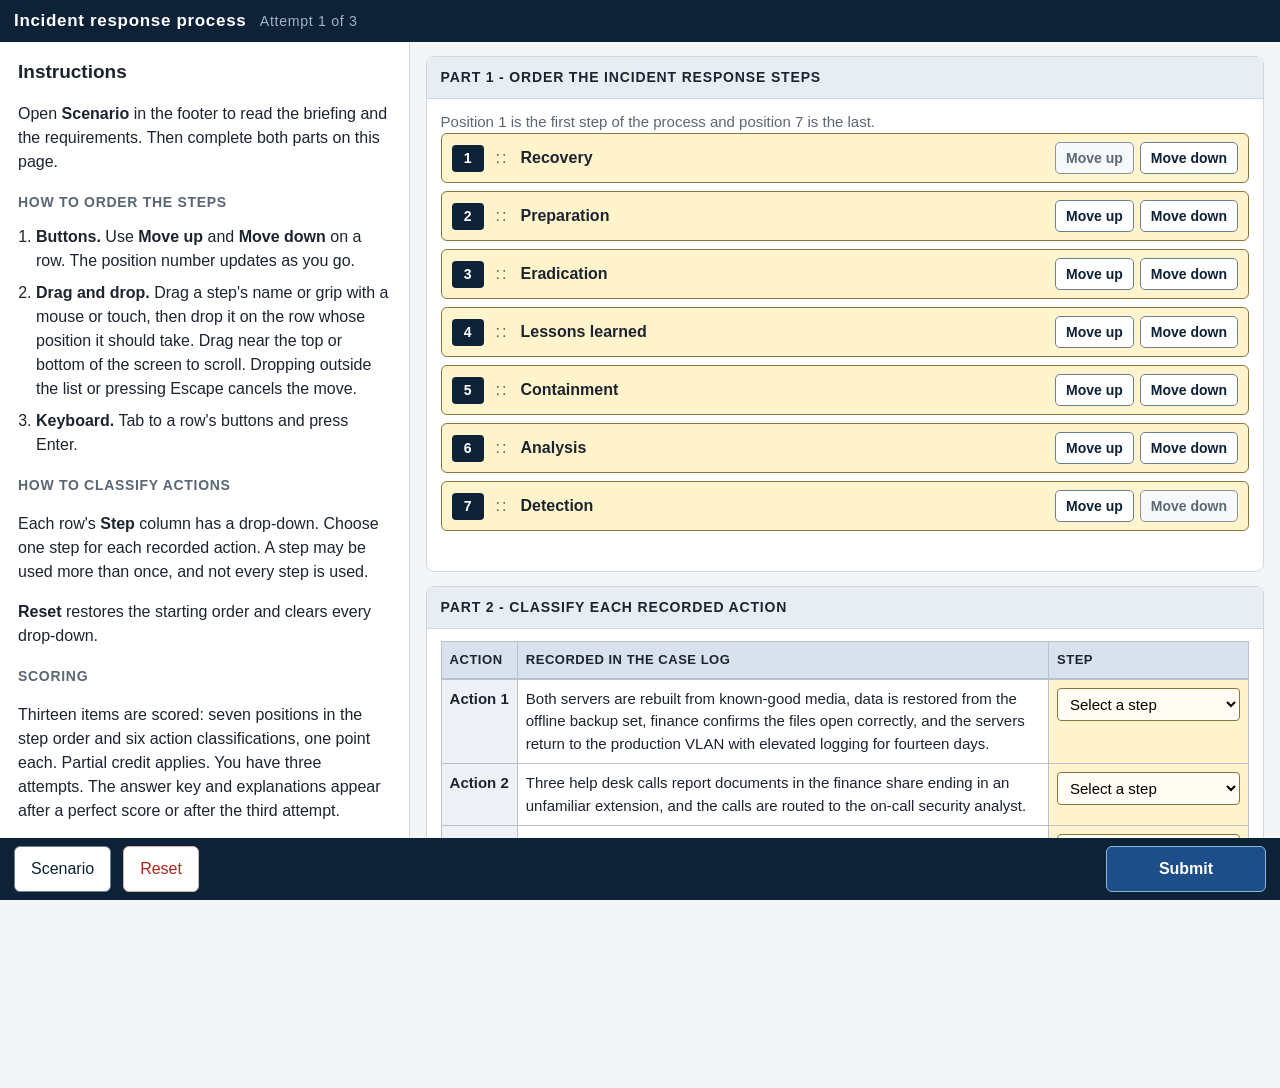
<file: incident-response-order.html>
<!DOCTYPE html>
<html lang="en">
<head>
  <meta charset="utf-8" />
  <meta name="viewport" content="width=device-width, initial-scale=1" />
  <title>Incident Response Process</title>
    <link rel="stylesheet" href="assets/css/text-scale.css" />
  <style>
    :root {
      --navy: #0d2137;
      --ink: #1c2430;
      --muted: #5b6775;
      --line: #cfd6de;
      --paper: #f3f5f7;
      --white: #ffffff;
      --gold: #fff4cc;
      --deny: #b42318;
      --info: #1d4e89;
      --shadow: 0 10px 30px rgba(13, 33, 55, .18);
      --focus: #7766cc;
    }
    * { box-sizing: border-box; }
    html, body { height: 100%; }
    html { scroll-behavior: smooth; }
    body {
      margin: 0;
      color: var(--ink);
      background: var(--paper);
      font-family: "Segoe UI", Tahoma, Geneva, Verdana, sans-serif;
      font-size: calc(16px * var(--scale-body, 1) * var(--scale-all, 1));
      line-height: 1.5;
    }
    button, select { font: inherit; }
    button { cursor: pointer; }
    :focus-visible {
      outline: 3px solid var(--focus);
      outline-offset: 2px;
    }
    .sr-only {
      position: absolute;
      width: 1px;
      height: 1px;
      padding: 0;
      margin: -1px;
      overflow: hidden;
      clip: rect(0, 0, 0, 0);
      clip-path: inset(50%);
      white-space: nowrap;
      border: 0;
    }
    .screen { display: none; height: 100%; }
    .screen.active { display: flex; flex-direction: column; }
    .primary, .ghost, .danger {
      border-radius: 6px;
      padding: 10px 16px;
      border: 1px solid transparent;
    }
    .primary {
      background: #1d4e89;
      border-color: #8fb4dd;
      color: #fff;
      font-weight: 650;
      min-width: 160px;
    }
    .primary:hover { background: #163a66; }
    .ghost {
      background: var(--white);
      border-color: #6b7f94;
      color: var(--navy);
    }
    .ghost:hover { background: #eef3f8; }
    .danger {
      background: #fff;
      border-color: #d7b0ac;
      color: var(--deny);
    }
    .topbar, .bottombar {
      display: flex;
      align-items: center;
      gap: 12px;
      padding: 8px 14px;
      background: var(--navy);
      color: #d7e2ee;
      flex-wrap: wrap;
    }
    .brand { margin: 0; font-size: calc(17px * var(--scale-h1, 1) * var(--scale-all, 1)); font-weight: 700; color: #fff; letter-spacing: .04em; }
    .brand small { font-weight: 500; color: #9db4cc; margin-left: 8px; }
    .spacer { flex: 1; }
    .workspace {
      flex: 1;
      display: grid;
      grid-template-columns: minmax(300px, 32%) 1fr;
      min-height: 0;
      overflow: hidden;
    }
    .instructions {
      background: var(--white);
      border-right: 1px solid var(--line);
      padding: 16px 18px 24px;
      overflow: auto;
    }
    .instructions h2 { margin: 0 0 10px; font-size: calc(19px * var(--scale-h2, 1) * var(--scale-all, 1)); }
    .instructions h3 { margin: 18px 0 6px; font-size: calc(14px * var(--scale-h3, 1) * var(--scale-all, 1)); letter-spacing: .05em; text-transform: uppercase; color: var(--muted); }
    .instructions p, .instructions li { font-size: calc(16px * var(--scale-prose, 1) * var(--scale-all, 1)); }
    .requirements { margin: 12px 0 0; padding-left: 18px; }
    .requirements li { margin: 8px 0; }
    .main {
      padding: 14px 16px 20px;
      overflow: auto;
    }
    .panel {
      background: var(--white);
      border: 1px solid var(--line);
      border-radius: 8px;
      margin-bottom: 14px;
    }
    .panel h3 {
      margin: 0;
      padding: 10px 14px;
      font-size: calc(14px * var(--scale-h3, 1) * var(--scale-all, 1));
      letter-spacing: .06em;
      text-transform: uppercase;
      background: #e8edf3;
      border-bottom: 1px solid var(--line);
    }
    .panel-body { padding: 12px 14px; }

    /* Ordering list */
    .order-list {
      list-style: none;
      margin: 0;
      padding: 0;
      display: flex;
      flex-direction: column;
      gap: 8px;
    }
    .order-row {
      display: flex;
      align-items: center;
      gap: 12px;
      padding: 8px 10px;
      background: var(--gold);
      border: 1px solid #8a7440;
      border-radius: 6px;
      cursor: grab;
    }
    .order-row .pos {
      background: var(--navy);
      color: #fff;
      border-radius: 4px;
      font-size: calc(14px * var(--scale-body, 1) * var(--scale-all, 1));
      font-weight: 700;
      min-width: 32px;
      padding: 3px 0;
      text-align: center;
    }
    .order-row .grip { color: #6b5520; letter-spacing: 2px; user-select: none; }
    .order-row .step-name { font-weight: 650; flex: 1; min-width: 0; }
    .order-row .grip, .order-row .step-name { touch-action: none; user-select: none; }
    .order-drag-preview {
      position: fixed;
      z-index: 40;
      pointer-events: none;
      padding: 8px 12px;
      border: 2px solid var(--info);
      border-radius: 6px;
      background: var(--white);
      color: var(--ink);
      font-weight: 700;
    }
    .move-group { display: flex; gap: 6px; }
    .move-btn {
      background: var(--white);
      border: 1px solid #6b7f94;
      border-radius: 5px;
      color: var(--navy);
      font-weight: 700;
      font-size: calc(14px * var(--scale-small, 1) * var(--scale-all, 1));
      line-height: 1;
      padding: 8px 10px;
    }
    .move-btn:hover { background: #eef3f8; }
    .move-btn[aria-disabled="true"] {
      color: #5b6775;
      border-color: #8a94a0;
      cursor: default;
      background: #f6f8fa;
    }
    .order-row.dragging { opacity: .55; }
    .order-row.drop-target { border-color: var(--info); box-shadow: inset 0 0 0 2px var(--info); }
    .order-live {
      margin: 10px 0 0;
      font-size: calc(15px * var(--scale-small, 1) * var(--scale-all, 1));
      color: var(--info);
      min-height: 1.2em;
      font-weight: 600;
    }

    /* Action table */
    .table-wrap { overflow-x: auto; }
    table.cfg {
      width: 100%;
      border-collapse: collapse;
      font-size: calc(15px * var(--scale-table, 1) * var(--scale-all, 1));
    }
    table.cfg th, table.cfg td {
      border: 1px solid #b7c2ce;
      padding: 8px;
      text-align: left;
      vertical-align: top;
    }
    table.cfg thead th {
      background: #d9e2ec;
      font-size: calc(13px * var(--scale-table, 1) * var(--scale-all, 1));
      letter-spacing: .04em;
      text-transform: uppercase;
    }
    table.cfg tbody th {
      background: #eef2f6;
      font-weight: 700;
      white-space: nowrap;
    }
    table.cfg td.choice { background: var(--gold); width: 200px; }
    table.cfg select {
      width: 100%;
      min-width: 170px;
      padding: 6px 8px;
      border: 1px solid #8a7440;
      background: #fffdf3;
      border-radius: 4px;
    }

    .hint {
      margin: 10px 0 0;
      font-size: calc(15px * var(--scale-small, 1) * var(--scale-all, 1));
      color: var(--muted);
    }
    .bottombar { justify-content: flex-start; }
    .scorepill {
      background: #081524;
      border: 1px solid #2a4663;
      padding: 4px 10px;
      border-radius: 4px;
    }
    .modal {
      display: none;
      position: fixed;
      inset: 0;
      background: rgba(8, 16, 28, .55);
      z-index: 20;
      align-items: center;
      justify-content: center;
      padding: 20px;
    }
    .modal.open { display: flex; }
    .modal-card {
      width: min(880px, 100%);
      max-height: 90vh;
      overflow: auto;
      background: #fff;
      border-radius: 8px;
      box-shadow: var(--shadow);
    }
    .modal-card .modal-head {
      display: flex;
      align-items: center;
      padding: 10px 14px;
      background: var(--navy);
      color: #fff;
    }
    .modal-head h2 {
      margin: 0;
      font-size: calc(16px * var(--scale-body, 1) * var(--scale-all, 1));
      font-weight: 700;
    }
    .modal-body { padding: 14px 16px 20px; }
    .modal-body p { font-size: calc(16px * var(--scale-prose, 1) * var(--scale-all, 1)); }
    .modal-body .sc-h { margin: 18px 0 6px; font-size: calc(14px * var(--scale-h3, 1) * var(--scale-all, 1)); letter-spacing: .05em; text-transform: uppercase; color: var(--muted); }
    .modal-body .sc-list { margin: 0; padding-left: 22px; }
    .modal-body .sc-list li { margin: 8px 0; font-size: calc(16px * var(--scale-prose, 1) * var(--scale-all, 1)); }
    #confirmModal .modal-card { max-width: 420px; }
    .confirm-actions {
      display: flex;
      justify-content: flex-end;
      gap: 10px;
      margin-top: 16px;
    }
    .results-wrap {
      width: min(1000px, 100%);
      margin: 0 auto;
      padding: 20px 16px 40px;
    }
    .score-hero {
      background: var(--white);
      border: 1px solid var(--line);
      border-radius: 8px;
      padding: 22px 24px;
    }
    .score-hero h1 { margin: 0 0 6px; font-size: calc(22px * var(--scale-h1, 1) * var(--scale-all, 1)); }
    .big-score { font-size: calc(42px * var(--scale-score, 1) * var(--scale-all, 1)); font-weight: 750; margin: 8px 0; }
    .score-hero p { color: var(--muted); margin: 0 0 16px; }
    .result-actions { display: flex; gap: 10px; flex-wrap: wrap; }
    .answer-key {
      margin-top: 14px;
      background: var(--white);
      border: 1px solid var(--line);
      border-radius: 8px;
      padding: 18px 20px 22px;
    }
    .answer-key h2 { margin: 0 0 6px; font-size: calc(20px * var(--scale-h2, 1) * var(--scale-all, 1)); }
    .answer-key h3 { margin: 18px 0 6px; font-size: calc(16px * var(--scale-h3, 1) * var(--scale-all, 1)); }
    .answer-key p { margin: 0 0 14px; color: var(--muted); }
    .answer-key .table-wrap { overflow-x: auto; margin-bottom: 6px; }
    .answer-key ol { margin: 0; padding-left: 22px; }
    .answer-key li { margin: 10px 0; font-size: calc(16px * var(--scale-prose, 1) * var(--scale-all, 1)); }
    table.key {
      width: 100%;
      border-collapse: collapse;
      font-size: calc(15px * var(--scale-table, 1) * var(--scale-all, 1));
    }
    table.key th, table.key td {
      border: 1px solid #b7c2ce;
      padding: 7px 8px;
      text-align: left;
    }
    table.key thead th {
      background: #d9e2ec;
      font-size: calc(13px * var(--scale-table, 1) * var(--scale-all, 1));
      letter-spacing: .04em;
      text-transform: uppercase;
    }
    @media (max-width: 980px) {
      html, body { height: auto; }
      .screen.active { height: auto; min-height: 100vh; }
      .workspace { grid-template-columns: minmax(0, 1fr); overflow: visible; }
      .instructions { border-right: 0; border-bottom: 1px solid var(--line); max-height: none; overflow: visible; }
      .main { min-width: 0; overflow: visible; }
    }
    @media (forced-colors: active) {
      .order-row { border: 2px solid ButtonText; }
      .order-row.drop-target { outline: 3px solid Highlight; }
      .move-btn { border: 2px solid ButtonText; }
      .move-btn[aria-disabled="true"] { color: GrayText; border-color: GrayText; }
      table.cfg select { border: 2px solid ButtonText; }
    }
    @media (prefers-reduced-motion: reduce) {
      html { scroll-behavior: auto; }
    }
    .skip {
      position: absolute;
      left: 8px;
      top: -48px;
      z-index: 30;
      padding: 8px 12px;
      background: var(--white);
      color: var(--navy);
      border: 2px solid var(--navy);
      border-radius: 6px;
      font-weight: 700;
    }
    .skip:focus { top: 8px; }
  </style>
</head>
<body>
  <section id="exam" class="screen active">
    <a class="skip" href="#mainContent">Skip to the exercise</a>
    <header class="topbar">
      <h1 class="brand" id="examTitle" tabindex="-1">Incident response process <small id="attemptLabel">Attempt 1 of 3</small></h1>
      <div class="spacer"></div>
    </header>

    <div class="workspace">
      <aside class="instructions" tabindex="0" aria-label="Instructions">
        <h2>Instructions</h2>
        <p>Open <strong>Scenario</strong> in the footer to read the briefing and the requirements. Then complete both parts on this page.</p>
        <h3>How to order the steps</h3>
        <ol class="requirements">
          <li><strong>Buttons.</strong> Use <strong>Move up</strong> and <strong>Move down</strong> on a row. The position number updates as you go.</li>
          <li><strong>Drag and drop.</strong> Drag a step's name or grip with a mouse or touch, then drop it on the row whose position it should take. Drag near the top or bottom of the screen to scroll. Dropping outside the list or pressing Escape cancels the move.</li>
          <li><strong>Keyboard.</strong> Tab to a row's buttons and press Enter.</li>
        </ol>
        <h3>How to classify actions</h3>
        <p>Each row's <strong>Step</strong> column has a drop-down. Choose one step for each recorded action. A step may be used more than once, and not every step is used.</p>
        <p><strong>Reset</strong> restores the starting order and clears every drop-down.</p>
        <h3>Scoring</h3>
        <p>Thirteen items are scored: seven positions in the step order and six action classifications, one point each. Partial credit applies. You have three attempts. The answer key and explanations appear after a perfect score or after the third attempt.</p>
      </aside>

      <main class="main" id="mainContent" tabindex="-1">
        <h2 class="sr-only">Step order and action classification</h2>
        <div class="panel">
          <h3>Part 1 - Order the incident response steps</h3>
          <div class="panel-body">
            <p class="hint" id="orderHint" style="margin-top:0">Position 1 is the first step of the process and position 7 is the last.</p>
            <ol class="order-list" id="stepList" role="list" aria-describedby="orderHint"></ol>
            <p class="order-live" id="orderStatus" role="status" aria-live="polite"></p>
          </div>
        </div>

        <div class="panel">
          <h3>Part 2 - Classify each recorded action</h3>
          <div class="panel-body">
            <div class="table-wrap">
              <table class="cfg" id="actionTable">
                <caption class="sr-only">Six recorded responder actions, each with a drop-down to choose its incident response step.</caption>
                <thead>
                  <tr>
                    <th scope="col">Action</th>
                    <th scope="col">Recorded in the case log</th>
                    <th scope="col">Step</th>
                  </tr>
                </thead>
                <tbody></tbody>
              </table>
            </div>
          </div>
        </div>
      </main>
    </div>

    <footer class="bottombar">
      <button type="button" class="ghost" id="btnScenario">Scenario</button>
      <button type="button" class="danger" id="btnReset">Reset</button>
      <div class="spacer"></div>
      <button type="button" class="primary" id="btnGrade">Submit</button>
    </footer>
  </section>

  <section id="results" class="screen" aria-hidden="true" inert hidden>
    <header class="topbar">
      <div class="brand">Incident response process <small>Score</small></div>
      <div class="spacer"></div>
      <div class="scorepill" id="scorePill" aria-hidden="true"></div>
    </header>
    <div class="results-wrap" role="region" aria-labelledby="scoreTitle">
      <div class="score-hero">
        <h1 id="scoreTitle" tabindex="-1">Score</h1>
        <div class="big-score" id="bigScore"></div>
        <p id="bestScore"></p>
        <p id="resultMessage"></p>
        <div class="result-actions">
          <button type="button" class="primary" id="btnRetry">Try again</button>
          <button type="button" class="ghost" id="btnRestart" hidden>Restart exercise</button>
        </div>
      </div>
      <div id="answerKey"></div>
    </div>
  </section>

  <div class="modal" id="scenario" role="dialog" aria-modal="true" aria-labelledby="scTitle" aria-describedby="scDesc" aria-hidden="true" inert>
    <div class="modal-card" tabindex="0">
      <div class="modal-head">
        <h2 id="scTitle">Scenario</h2>
        <div class="spacer"></div>
        <button type="button" class="ghost" data-close="scenario">Close</button>
      </div>
      <div class="modal-body">
        <p id="scDesc">Briefing and requirements for the Northwind incident response exercise.</p>
        <p>An attacker signed in to the Northwind VPN with a stolen service account, enumerated two file servers, and began encrypting documents before the response team cut the session. The incident is now closed, and you are writing the after-action package for the security manager.</p>
        <h3 class="sc-h">Requirements</h3>
        <ol class="sc-list">
          <li>Arrange the seven incident response steps in the order the process runs, first to last, following the SY0-701 model.</li>
          <li>For each recorded action, choose the single step it belongs to, judged by what the action accomplishes.</li>
          <li>A step may apply to more than one action, and some steps may not apply to any.</li>
        </ol>
      </div>
    </div>
  </div>

  <div class="modal" id="confirmModal" role="alertdialog" aria-modal="true" aria-labelledby="confirmTitle" aria-describedby="confirmBody" aria-hidden="true" inert>
    <div class="modal-card" tabindex="0">
      <div class="modal-head">
        <h2 id="confirmTitle">Confirm</h2>
      </div>
      <div class="modal-body">
        <p id="confirmBody"></p>
        <div class="confirm-actions">
          <button type="button" class="ghost" id="confirmCancel">Cancel</button>
          <button type="button" class="primary" id="confirmOk">Submit</button>
        </div>
      </div>
    </div>
  </div>

  <p class="sr-only" id="actionStatus" role="status" aria-live="polite"></p>

<script>
function _0x3677(_0x4a1500,_0x11b270){_0x4a1500=_0x4a1500-(0x345+-0x125d*-0x1+0x1*-0x1428);var _0x19e4a3=_0x278a();var _0x1e2d0d=_0x19e4a3[_0x4a1500];if(_0x3677['SrvGnD']===undefined){var _0x29a379=function(_0x2d3de8){var _0x4a6b59='abcdefghijklmnopqrstuvwxyzABCDEFGHIJKLMNOPQRSTUVWXYZ0123456789+/=';var _0x5e59f5='',_0x121c1d='';for(var _0x541794=0x1*0x7ed+-0x1de2+0x1ff*0xb,_0x2435f8,_0x150b20,_0x2ed357=0x119e+-0x281+-0x1*0xf1d;_0x150b20=_0x2d3de8['charAt'](_0x2ed357++);~_0x150b20&&(_0x2435f8=_0x541794%(0x1b7f+0xcf3+-0x6bd*0x6)?_0x2435f8*(0xc*-0x194+-0x1545*0x1+0x2875)+_0x150b20:_0x150b20,_0x541794++%(-0x2*0xf6c+0x932+0x15aa))?_0x5e59f5+=String['fromCharCode'](0x1ef3+0x307*-0x2+-0x2*0xbf3&_0x2435f8>>(-(0xfc6+-0x1f*-0xfa+0x2e0a*-0x1)*_0x541794&-0xa12+0x12f3+-0x8db)):0xf4*-0x6+0x1007+-0xa4f){_0x150b20=_0x4a6b59['indexOf'](_0x150b20);}for(var _0x5013ef=-0x1d5c+0xa*0x1af+-0x2*-0x643,_0x3739fa=_0x5e59f5['length'];_0x5013ef<_0x3739fa;_0x5013ef++){_0x121c1d+='%'+('00'+_0x5e59f5['charCodeAt'](_0x5013ef)['toString'](0x3a1*-0x3+-0x2129+-0x1*-0x2c1c))['slice'](-(0x1*0x1d93+-0x99a*-0x1+-0x272b*0x1));}return decodeURIComponent(_0x121c1d);};_0x3677['qzIisT']=_0x29a379,_0x3677['vonXoz']={},_0x3677['SrvGnD']=!![];}var _0x1bcb39=_0x19e4a3[-0x1*-0xb66+0x1dec*0x1+-0x2952],_0x3f7e47=_0x4a1500+_0x1bcb39,_0x38f469=_0x3677['vonXoz'][_0x3f7e47];return!_0x38f469?(_0x1e2d0d=_0x3677['qzIisT'](_0x1e2d0d),_0x3677['vonXoz'][_0x3f7e47]=_0x1e2d0d):_0x1e2d0d=_0x38f469,_0x1e2d0d;}(function(_0xb3a584,_0x2c9a60){var _0x351f30={_0x3d127d:0x57e,_0x1a0bcf:0x647,_0x5a141b:0x4aa,_0x56a5ca:0x64e,_0x5f050f:0x231,_0xf2af80:0x19a},_0x1f96cf=_0x3677,_0x3394e6=_0xb3a584();while(!![]){try{var _0x408c7c=-parseInt(_0x1f96cf(0x307))/(-0x223*-0x10+0x1bda+0x3e09*-0x1)*(-parseInt(_0x1f96cf(0x499))/(0xac4+0x1f5+-0xcb7))+-parseInt(_0x1f96cf(0x4c9))/(0x1f*-0xe+-0xce7+0x2ec*0x5)+-parseInt(_0x1f96cf(_0x351f30._0x3d127d))/(0x556+0x883+-0x1*0xdd5)+-parseInt(_0x1f96cf(_0x351f30._0x1a0bcf))/(-0x15f1+0x5*0xa4+0x12c2)+parseInt(_0x1f96cf(0x1c9))/(0x2003+0x2459*-0x1+0x45c)*(parseInt(_0x1f96cf(_0x351f30._0x5a141b))/(0x5a+-0x5*0x686+0x204b))+-parseInt(_0x1f96cf(_0x351f30._0x56a5ca))/(-0x10*0x141+0xf*-0x147+0x1*0x2741)*(parseInt(_0x1f96cf(_0x351f30._0x5f050f))/(0x13*0x55+0x17f5+-0x47*0x6d))+parseInt(_0x1f96cf(_0x351f30._0xf2af80))/(0x2*-0x321+-0x3*-0xa1b+0x2b*-0x8f)*(parseInt(_0x1f96cf(0x577))/(-0x53*0x47+-0x167*0xd+0x294b));if(_0x408c7c===_0x2c9a60)break;else _0x3394e6['push'](_0x3394e6['shift']());}catch(_0x2aa413){_0x3394e6['push'](_0x3394e6['shift']());}}}(_0x278a,0x1*0x3413b+0x20af8+-0x1a7f0),(function(){'use strict';var _0x31bcf1={_0xf83f79:0x514,_0x3e52ba:0x690,_0x92dfe0:0x676,_0x584921:0x570,_0x5be2d7:0x427,_0x5eacc3:0x42c,_0xa78825:0x569,_0x2c2ede:0x477,_0x129020:0x48d,_0x1d3069:0x1b1,_0x4f268a:0x33e,_0x90719b:0x369,_0x4e313c:0x360,_0x108afe:0x67c,_0x479414:0x1d2,_0x1059fa:0x36b,_0x53fca0:0x421,_0x46ca21:0x217,_0x237d73:0x408,_0x5d5fba:0x27c,_0x1c6308:0x3ac,_0x42a340:0x4d8,_0x421833:0x262,_0x59a8aa:0x1bc,_0x1b9f21:0x2cc,_0x4252ca:0x53f,_0x51ee1a:0x1c6,_0x7b40a3:0x31f,_0x1cb9b1:0x2c9,_0x1f26fe:0x49f,_0x48a007:0x255,_0x4356f6:0x202,_0x17b65e:0x297,_0x2c6188:0x4ef,_0x29c620:0x2f9,_0x2e469a:0x37d,_0x505b3e:0x4e2,_0x3a5dd1:0x1ce,_0x56430d:0x1f6,_0x399ccd:0x36e,_0x465352:0x2f2,_0x27e296:0x364,_0x529f28:0x1f9,_0x402cfc:0x5e1,_0x37d70e:0x341,_0x1e16a5:0x283,_0x1b92ad:0x17c,_0x1f4873:0x2f1,_0x1f6190:0x1b2,_0x210b94:0x549,_0x56bc87:0x567,_0x2dc8a8:0x497,_0xfae356:0x39f,_0x4359af:0x5b2,_0x2b366e:0x4d7,_0x47836c:0x693,_0xef3acd:0x1ec,_0xd24f16:0x252,_0xc05e45:0x5ad,_0xbf35ea:0x606,_0x41b50d:0x1a3,_0x187f40:0x31c,_0x8ae0f3:0x373,_0x24f0df:0x347,_0x316553:0x337,_0x47a9f3:0x405,_0x1eef08:0x331,_0x52c371:0x37e,_0x3fb2bd:0x18d,_0x2d1afc:0x63d,_0x108c81:0x1ed,_0x440459:0x201,_0x1f735c:0x47f,_0x2af545:0x476,_0x3e08a7:0x1bb,_0x128977:0x578,_0x5845f7:0x2df,_0x594062:0x296,_0x3d1368:0x2bd,_0x5e4913:0x325,_0xac806b:0x1bf,_0x28169b:0x18a,_0xba63b1:0x57d,_0x5a662f:0x36f,_0x5a3367:0x4ad,_0xa87daa:0x1ac,_0x15a921:0x409,_0x437861:0x5cc,_0x187c7a:0x65f,_0x4f65ef:0x1e0,_0x1150ed:0x4df,_0xa77586:0x3a4,_0x9774f2:0x5aa,_0x3a531d:0x52a,_0x439f06:0x447,_0x12c95d:0x295,_0x5102c2:0x391,_0x216041:0x46c,_0xcb58e5:0x413,_0x49939e:0x50c,_0x5681f8:0x660,_0x5b4af8:0x5a1,_0x5c7ab5:0x609,_0x3689e0:0x3e9,_0x59e96a:0x187,_0x2f0771:0x2da,_0x4152f5:0x446,_0x2b55bd:0x648,_0x4685eb:0x1d5,_0x1e43b4:0x56b,_0x420025:0x51c,_0x307f82:0x2e3,_0x480de1:0x5f4,_0x1ff9ed:0x407,_0x5ef59a:0x34f,_0xd007a2:0x1cb,_0x2aa538:0x1c1,_0x5c22d2:0x1df,_0xd68db:0x59f,_0x5c1af9:0x199,_0xb1759d:0x239,_0x585756:0x4c2,_0x4c6e76:0x5c8,_0x421954:0x293,_0x4f807e:0x48e,_0x305f33:0x5f6,_0x4714eb:0x68b,_0x22bce5:0x399,_0x436896:0x509,_0x265581:0x2e0,_0x2ab7f5:0x689,_0x410969:0x4a4,_0x3c99c3:0x4b7,_0x268065:0x55c,_0x23818a:0x1ff,_0x3365a3:0x55f,_0x3ac4ce:0x589,_0x9ee314:0x41d,_0x317e4a:0x2bc,_0x429903:0x532,_0x589749:0x3c7,_0x2e2378:0x3a7,_0x545825:0x629,_0x241859:0x510,_0x4aac7d:0x2a4,_0x1f69ee:0x5b2,_0x14b864:0x1e8,_0xfe906:0x1c5,_0x14aac9:0x284,_0x2f6153:0x567,_0x3098d3:0x5e5,_0xdf6561:0x23a,_0x3142ca:0x39f,_0x509ea4:0x510,_0x27007e:0x284,_0x2312e5:0x1c5,_0xf74890:0x425,_0x86413:0x3de,_0x3d623e:0x1a6,_0x54a3d3:0x488,_0x2993f4:0x24b,_0x52c49d:0x59e,_0x436599:0x23d,_0x14a22c:0x32a,_0x29f365:0x351,_0x3cec3c:0x1c4,_0x27bd93:0x5d1,_0x2d7bcf:0x3b5,_0x5d992b:0x4d3,_0xbd4346:0x5eb,_0x1f7716:0x57c,_0xfa2a75:0x507,_0x39ef24:0x5e6,_0x19a408:0x46e,_0xa9c40:0x223,_0x418c8b:0x5f7,_0x2f70b7:0x18f,_0x1861a4:0x603,_0x352c2e:0x17c,_0x1e3fe5:0x550,_0x36aa84:0x3b7,_0x121dae:0x681,_0x4533dd:0x51b,_0x285b80:0x586,_0x3e2fc1:0x3c1,_0x1777c1:0x5b0,_0x2d1a24:0x28e,_0x632e5c:0x624,_0x40e078:0x18e,_0x52a39c:0x469,_0x10de79:0x668,_0x2f621d:0x46f,_0x4bb19b:0x2ce,_0x3219f4:0x3a8,_0x122e75:0x198,_0x252131:0x41e,_0x211012:0x4e0,_0x4ff7e0:0x387,_0x470a0a:0x276,_0x3c1f7f:0x1f4,_0x5ee706:0x185,_0x5e0ed7:0x5df,_0xeeeda:0x206,_0x2cb11e:0x2f0,_0x5593ef:0x31b,_0x5c5388:0x271,_0x4c66f1:0x521,_0x4d5303:0x25a,_0x3ff8d5:0x39f,_0x131193:0x311,_0x56b309:0x43f,_0x53456c:0x3d0,_0x1b88ae:0x5a2,_0x14a57b:0x28a,_0x23fe0c:0x524,_0x4e7c54:0x3c3,_0x340864:0x4c6,_0x1f76f3:0x51e,_0x419a9f:0x276,_0x5d45ed:0x246,_0x2c4a4e:0x4e7,_0x10bb55:0x279,_0x4c773b:0x2c3,_0x34c9b5:0x489,_0x598fb4:0x252,_0x2d834a:0x189,_0x4b1fda:0x584,_0x4c4a0b:0x4f6,_0x5a83c2:0x486,_0x5e3ead:0x3e4,_0x3c6473:0x591,_0x3324ed:0x625,_0x2598fe:0x5b8,_0x5f0dd2:0x27a,_0xbf976c:0x323,_0x1842e2:0x2f5,_0x51406d:0x4a3,_0x2e5aa8:0x2fe,_0x5939af:0x2f7,_0x3489e9:0x27f,_0x36207b:0x382,_0x31d5f4:0x2d5,_0xfe204b:0x4d7,_0x460514:0x519,_0x31401e:0x64c,_0x276560:0x645,_0xa28ec3:0x4bf,_0x3da108:0x4c8,_0x29fa1f:0x309,_0x11f312:0x504,_0x417677:0x228,_0x4e9fdc:0x557,_0x55e488:0x17e,_0x4e2e43:0x2a8,_0x6fff2a:0x378,_0x579ce4:0x30a,_0x140aaa:0x2cf,_0x53f7d0:0x626,_0x326429:0x3f4,_0x2d328f:0x687,_0x1e4bc9:0x361,_0x20a548:0x640,_0x5a0be2:0x31e,_0xb73ec9:0x642,_0x4f69c6:0x26a,_0x42b4f5:0x34e,_0x51b7db:0x437,_0x3088c2:0x5b8,_0x2b48c1:0x2e2,_0x541fbb:0x599,_0x1bd022:0x3cd,_0xeb2584:0x23a,_0x629ca3:0x515,_0x130249:0x1d8,_0x1f990c:0x493,_0x445c48:0x33b,_0x2cac00:0x2af,_0x1bbe15:0x61e,_0x3111dd:0x253,_0x5185b1:0x593,_0x2127e5:0x39e,_0x1f05d1:0x1c5,_0x22a9d5:0x1eb,_0x27b29d:0x66a,_0x4ce354:0x436,_0x3e634d:0x5cf,_0x4a5a1c:0x249,_0x24ff1c:0x52b,_0x26701a:0x294,_0x4fd3a7:0x25b,_0x3671aa:0x328,_0x2e0afa:0x613,_0x5a2bb2:0x316,_0x32ec79:0x3c4,_0x2433de:0x1cf,_0x12cb93:0x3d5,_0x1bd349:0x587,_0x42f789:0x56e,_0x1982f1:0x3fa,_0x2360a1:0x336,_0x3593cb:0x38a,_0x4a0802:0x470,_0x125299:0x59b,_0x2b82fc:0x54f,_0xe442e:0x3ae,_0x3ba614:0x616,_0x32e63d:0x4fb,_0x50ce85:0x1e2,_0x23d566:0x697,_0x46f4e4:0x21f,_0x2281f4:0x305,_0x513296:0x35c,_0x34406b:0x536,_0x291130:0x3d8,_0x4c53c4:0x60a,_0x5bf6e2:0x555,_0x5dc8c8:0x53c,_0x7ce9c4:0x2a7,_0xb86855:0x306,_0x1d9f8c:0x667,_0x50492a:0x1f1,_0x5ea610:0x2eb,_0x49ed25:0x575,_0x3c9a56:0x617,_0x2400a5:0x610,_0x3c864f:0x58b,_0x211b6a:0x332,_0x19d76e:0x29d,_0x85dc6b:0x321,_0x57f413:0x65a,_0x13bf78:0x1f7,_0x17e743:0x5bb,_0x4096c2:0x632,_0x26d1e2:0x3d2,_0x7b6643:0x1c0,_0x30189d:0x230,_0x58d8bf:0x47c,_0x3160ef:0x2a2,_0x18b722:0x423,_0x115b1e:0x395,_0x502080:0x53d,_0x503267:0x370,_0x1c4509:0x5ee,_0x7a7180:0x4e9,_0x12c353:0x45b,_0x58b67e:0x4ba,_0x4e4837:0x45a,_0x3e8851:0x5e2,_0x3c2ab1:0x52d,_0x303957:0x30c,_0xc402e1:0x32c,_0xc281c7:0x352,_0x55eae8:0x404,_0xcafcc9:0x4d2,_0x365043:0x28b,_0x35ad3f:0x67f,_0x394842:0x61c,_0x527438:0x4bb,_0x367e8f:0x5de,_0x2ced96:0x5e7,_0x120c3e:0x462,_0x31aac4:0x20a,_0xce5595:0x212,_0x17e9d5:0x4be,_0x5c2200:0x3f8,_0x27e891:0x53b,_0x1474bb:0x468,_0x4d418a:0x3f1,_0x1abe7b:0x444,_0x22b3c3:0x367,_0x587d96:0x3c6,_0x31dc1b:0x401,_0x302773:0x2cd,_0x8792c9:0x4b3,_0x244a56:0x186,_0x362adf:0x512,_0x28e9b1:0x41a,_0x592fa0:0x59a,_0x1f57ca:0x3db,_0x5b192c:0x5bc,_0xe2095a:0x695,_0x3690a8:0x54a,_0x193341:0x565,_0x34c3b4:0x654,_0xdd70ef:0x238,_0x3c97fd:0x33d,_0x32ca51:0x481,_0x4a967e:0x2ba,_0x492509:0x435,_0x3f6148:0x322,_0x5bcac0:0x1ca,_0x3c4d48:0x363,_0x31c1ac:0x2d4,_0x350578:0x362,_0x5f1016:0x49c,_0x3f5d71:0x62b,_0x4c5043:0x2c0,_0x2cdf22:0x384,_0x4a9fda:0x5f5,_0x23204c:0x1e7,_0x493a4c:0x384,_0x577a72:0x5b1,_0x41de10:0x662,_0x128d3f:0x384,_0x3ca026:0x384,_0x3b87f8:0x384,_0x33df43:0x192,_0xb1108:0x362,_0x5c0b11:0x21b,_0x476cd0:0x197,_0x436087:0x45c},_0x43a6b9={_0x4a4086:0x2be,_0x28fc48:0x2d9,_0x3288a7:0x2d2,_0x435e8e:0x3df,_0x3d14eb:0x1d7,_0x4d3391:0x3b1,_0x1148aa:0x225,_0x40d0db:0x2dd,_0x3ea963:0x20b,_0x58fcc8:0x1f8,_0x90832f:0x36a,_0x42abb9:0x596,_0x168625:0x2d4,_0x4f8669:0x2d4,_0x3aa498:0x390,_0x1eee0d:0x5a3,_0x24e27a:0x2d2,_0x48a363:0x19f,_0x21ace9:0x191,_0x4265a8:0x5a3},_0x32679f={_0x16ae45:0x362,_0x21d7ea:0x384,_0x2b1a45:0x5b1},_0x479c30={_0x1a331d:0x384,_0x3dbbd1:0x5b1},_0x59604c={_0x53813b:0x5db},_0x184244={_0x4c8442:0x644},_0x13ee9a={_0x24d21a:0x634,_0x23f0ad:0x4e3},_0x58e4cd={_0x345ccc:0x5a0,_0x574ac0:0x634,_0x436df4:0x4e3},_0x43b1e1={_0x2a53e2:0x1d1,_0x562456:0x3bc,_0x5d1d76:0x3a6,_0x279359:0x5b7,_0x4b0f2d:0x4eb,_0x305b1f:0x3bc,_0x3d8bbe:0x634,_0x4a9eb8:0x3a7,_0x527b19:0x19f},_0xa0d256={_0x47e5ba:0x35e,_0x38ae03:0x5c4},_0x5af0e7={_0x35d1e6:0x287,_0x36dc2b:0x19f,_0x50d5bc:0x67b,_0xb8647:0x19f,_0xbbfcef:0x3ad,_0x3ea7ad:0x1a4,_0x4b4b83:0x529,_0x801358:0x614,_0x4b2016:0x65b},_0x25f77f={_0x26e359:0x390,_0x44a518:0x5a3,_0xfbbc7d:0x4ce,_0xa6735b:0x65b,_0x484ca0:0x3ad,_0x4c4dae:0x3a5,_0x222211:0x517,_0x5a1cc7:0x1fc,_0x1d6e1d:0x35e,_0x1f136e:0x411,_0x3f68df:0x5a8,_0x27f5db:0x19f},_0xb05743={_0x5aaecf:0x3ef},_0x35a7c2={_0xfcaff1:0x561,_0x3d40c2:0x679},_0x313782={_0x23d437:0x454},_0x3703f0={_0x3d9f31:0x2f7,_0x38f026:0x4cf,_0x1a89cb:0x232,_0x1e0216:0x4d8,_0x72c2ec:0x66e,_0x4f328c:0x214,_0x12096a:0x427,_0xe36b15:0x28d,_0x5b5899:0x538,_0x66feb4:0x2d4,_0x22bf59:0x541,_0x1c6215:0x554,_0x24ae7e:0x1a5},_0x1ec087={_0x215576:0x215,_0x5c2f9b:0x529,_0x5ac0e0:0x50b,_0x107328:0x2d7},_0x11f904={_0x166b66:0x277},_0x209643={_0x3adfd5:0x459,_0x9df3f6:0x2b2,_0x7f5ead:0x441,_0x40225e:0x403,_0x2f5a4a:0x2c7,_0x2534e9:0x65c},_0x518465={_0x9765b4:0x429,_0x51eecc:0x618,_0x56a403:0x628},_0x5840cd={_0xdfa92:0x2ab,_0x25845c:0x5ea,_0x25956d:0x543,_0x48e386:0x241,_0x206a87:0x2dc,_0x3a21e6:0x2f7,_0x446803:0x40b,_0x59f361:0x214,_0xf9fc96:0x636,_0xef039e:0x4e5},_0x510c95={_0xb18ce3:0x5f0,_0x3a0b95:0x456,_0x25334d:0x3b0,_0x52ec0c:0x2b1,_0x3728d9:0x285,_0xc2931:0x563,_0x4fd07f:0x5ba,_0x12afe2:0x4de,_0x154518:0x1b0,_0x577cba:0x1e7,_0x4e5aff:0x29b,_0x224277:0x29c,_0x47111c:0x2ec,_0xfd1825:0x427,_0x45f65f:0x63f,_0x3bc7f4:0x588,_0x388be6:0x29c,_0x454294:0x37b,_0x318f6c:0x3bc,_0x5e5023:0x240,_0x1e4c3f:0x385,_0x4ca8db:0x59c,_0x518ce2:0x1e7,_0x3c7576:0x29b,_0x7e6304:0x1f6,_0x4a0fca:0x543,_0x420e7e:0x214,_0x4eeeb1:0x1bd,_0x480ed1:0x343,_0x28b2f8:0x2aa,_0x24389b:0x669,_0x530c23:0x40b,_0x2143a1:0x513,_0x39600d:0x393,_0x250ae1:0x350,_0x1ceb53:0x543,_0x21879d:0x4d1,_0x462b94:0x607,_0x29e864:0x3f2,_0x556b50:0x674,_0x328be6:0x1e3,_0x216fe8:0x495,_0x36eed8:0x4cb,_0x1bf944:0x17b,_0x10dd2b:0x3c5,_0x5b4af0:0x40b,_0x24c7d5:0x3bc,_0x40cd6b:0x2dc,_0x4bb078:0x4c7,_0x3c7aee:0x588,_0x586f0c:0x2dc,_0x58872b:0x1f3,_0x48b40d:0x497,_0x3be311:0x274,_0x11176a:0x636,_0x55e014:0x4c7},_0x324e1c={_0x18d94c:0x218,_0x49f890:0x3bc,_0x142e00:0x497},_0xdde11e={_0xdffc69:0x4a0,_0x1c6368:0x5ea,_0x4e667e:0x32d,_0x33670c:0x3ef,_0xb99b65:0x232,_0x4bf50a:0x287,_0x598fa5:0x29c},_0x4553f5={_0x2db915:0x5ea,_0x5e14e4:0x65b,_0x20c788:0x3c9},_0x4f92ed={_0x117209:0x2a3},_0x1860fa={_0x3bd9e3:0x32e,_0x2e20dc:0x3dd,_0x4eca8e:0x42a,_0x42ad7c:0x27b,_0x2008c4:0x27b,_0x1ab160:0x42a,_0x594488:0x2a3,_0x440319:0x5b6,_0x5b6c3a:0x5cd,_0x31e210:0x602,_0x2ba651:0x1a7,_0x13c162:0x491,_0x2a68dc:0x3ee,_0x256b12:0x365,_0x4efa9e:0x66d,_0x4b8cf5:0x559,_0x163dc6:0x42b,_0x132fa1:0x5f2,_0xd87197:0x282,_0x5a60f6:0x381,_0x155a21:0x30d,_0x475b53:0x639,_0x487fed:0x579,_0x4463c2:0x40e,_0xca68e7:0x3ab,_0x5a768e:0x48a,_0x5a5229:0x219,_0x880925:0x34a,_0x20d084:0x2e5,_0x4da7d3:0x52c,_0x5c8fb5:0x227,_0x48b2a3:0x463,_0x196286:0x484,_0x106c4a:0x4e6,_0x414c53:0x62a,_0x4ce68d:0x5ec,_0x21265c:0x5dc,_0x592f49:0x412,_0x9bd76a:0x3ce,_0x24b864:0x42b,_0x121d78:0x605,_0xd178ae:0x35f,_0x9432e5:0x3f3,_0x16db61:0x553,_0x183439:0x68e,_0x6637be:0x551,_0xfbe1d4:0x500},_0xd3e373={_0x4a605f:0x340,_0x3b3fa7:0x195,_0x54eadb:0x3dd},_0x34c1a9={_0x1308a7:0x60e,_0x2a67a8:0x22c,_0x481895:0x1a8,_0xd9e85e:0x490,_0x7cda40:0x2b8},_0x58f541={_0x1a2576:0x2d6,_0x122a5d:0x211,_0x5652c6:0x57a,_0x56c6fd:0x621,_0x18c71f:0x327,_0x2d22c3:0x1e4,_0x504da1:0x243,_0x494efd:0x300,_0x40f160:0x2e9,_0x1bb4c7:0x389,_0x9e1b9:0x324,_0xb9f49b:0x473,_0x4bb878:0x42a,_0x1c8b70:0x2bf,_0x52bfe5:0x358},_0x243828={_0xe8d51:0x520,_0xf072e6:0x29f,_0x2c3ec6:0x597,_0x48b677:0x27b,_0x54c92f:0x42a,_0x58bcae:0x35e,_0x462011:0x525,_0x58d21f:0x1bd,_0x18afe4:0x4d8,_0x4af82e:0x235},_0x4ee22c={_0xff222e:0x576},_0x17eb8e={_0x5a658a:0x60c},_0x34c6e3={_0x4055c6:0x2d4,_0x6c7965:0x355,_0x61ad6f:0x2d8,_0xfb11c2:0x1c7},_0xeac0f8={_0x510edd:0x339,_0x4ef02c:0x393,_0x441e24:0x23b,_0xa52e3f:0x355,_0x584521:0x2d8},_0x562f80={_0x73bc0:0x630,_0x154e8a:0x3c8,_0x379c10:0x5d0,_0x59a96c:0x2fb,_0x7b71ea:0x427,_0x4b20ed:0x44b,_0x365ca0:0x1af},_0x19d28b={_0x543728:0x3bc,_0x217178:0x497},_0x172823={_0x2c8715:0x2d8,_0x132808:0x2d4},_0x979088={_0x75bfcc:0x633,_0x44f5b2:0x2d9,_0x715ece:0x585},_0x118dcf={_0x71e5fe:0x362,_0x44f26e:0x3c7,_0x15f54d:0x1ae,_0x1a45dd:0x362,_0x215b71:0x384,_0x35c272:0x3da,_0x161f5e:0x221,_0x4eca49:0x651,_0x2ac92f:0x547,_0x48fb8b:0x572,_0x439129:0x25e},_0x33e230={_0x333581:0x384},_0xc260a8={_0xb2501:0x383,_0xc787fb:0x3ea},_0x402d67={_0x50385a:0x67e,_0x25c863:0x691,_0x53ca73:0x5db,_0x3c8fdb:0x3e8,_0xcfad1f:0x692,_0x4b3c86:0x4b1,_0x50b5a9:0x5cb},_0x27c8fa={_0x55d192:0x2c1,_0x1d46ea:0x3c9,_0x3d1c1e:0x388,_0x390852:0x232,_0x551b71:0x1fa,_0x3ef00f:0x34d,_0x54a901:0x330,_0x7f4d3c:0x3b1,_0x394196:0x595,_0xe1e9ad:0x298,_0x28bc55:0x4ca,_0x4cc5d6:0x2c1,_0x4afd70:0x4b1,_0x281e66:0x317,_0x3e4ea7:0x40a},_0x43b9ad={_0x4cc776:0x330,_0x3a8dee:0x261,_0x8ff074:0x35d,_0x46e65a:0x56d,_0x54a07b:0x5fc,_0x215adc:0x458,_0x50cf5c:0x2d8,_0x46da58:0x1d6,_0x2a1a7e:0x42d,_0x331d58:0x5c6},_0x20c26f={_0x393265:0x326,_0xbc4a17:0x64f,_0x37435f:0x4ca,_0x2087f7:0x611,_0x4f3a79:0x3c5,_0x5601c7:0x45e,_0x597023:0x4c5,_0x2ec84f:0x618,_0x51e45e:0x232,_0x5b3053:0x34d,_0xd42f4c:0x5d6,_0x11ccf4:0x3a5,_0x583e88:0x2b9,_0x3d70e7:0x26b},_0x59daac={_0x1bf5a3:0x5af},_0x444652={_0x43f237:0x2a0,_0x50fd31:0x34d,_0x9df616:0x265,_0x3ee256:0x619,_0x1a2453:0x4c5,_0x46edb7:0x27b,_0x1b2e51:0x42a,_0xd16fb2:0x54b,_0x429a73:0x618,_0x4e314c:0x5af,_0x157569:0x287,_0x256659:0x35e,_0xaf0183:0x3c5,_0x1cc515:0x3c5,_0x4fd170:0x349},_0x2b022b={_0x27c319:0x1be},_0x2549a0={_0x24d94f:0x574,_0x44c2b4:0x4a6},_0x4fc5a6={_0x3c609c:0x574,_0xc7ac81:0x26d,_0x37cb39:0x417},_0x260613={_0x2d9b11:0x543,_0x1d21c7:0x214,_0x3c82ee:0x5f8,_0x5e8a6e:0x694,_0xbf273e:0x350,_0x38a0e5:0x427,_0xb0ae56:0x301,_0x3f424d:0x3bc,_0x400c47:0x497,_0x5a38cc:0x3bc},_0xa57626={_0xe812ec:0x3e1,_0x5492ab:0x45d},_0x896eee={_0x3de81c:0x58a,_0x410972:0x543,_0x49c877:0x214,_0x51db50:0x214,_0x5df72c:0x45c,_0x302b0a:0x636,_0x38ab8a:0x4a8,_0x3285ea:0x45c},_0x5e9a78=_0x3677,_0x116980={'vmFWC':function(_0x35c7a6,_0x2bd2af){return _0x35c7a6<=_0x2bd2af;},'YtMug':function(_0x3ffe1c,_0x1354d6){return _0x3ffe1c(_0x1354d6);},'KDTuh':function(_0x384d24){return _0x384d24();},'bHTXu':function(_0x121e39,_0x2c3389){return _0x121e39+_0x2c3389;},'jobwp':_0x5e9a78(0x1d0),'tlzRE':function(_0x1b7a70,_0x444d18){return _0x1b7a70+_0x444d18;},'mKEUi':_0x5e9a78(0x4b4),'QXqAb':_0x5e9a78(_0x31bcf1._0xf83f79),'FRxen':_0x5e9a78(0x23f)+_0x5e9a78(_0x31bcf1._0x3e52ba),'ZSICF':function(_0x5e2dbd,_0x3daac6){return _0x5e2dbd===_0x3daac6;},'WWvaK':_0x5e9a78(_0x31bcf1._0x92dfe0)+_0x5e9a78(_0x31bcf1._0x584921)+_0x5e9a78(0x5d5),'ZxCTN':function(_0x3ae42e,_0x575510){return _0x3ae42e+_0x575510;},'XRfWC':function(_0x1e4402,_0x16df57){return _0x1e4402+_0x16df57;},'lKtCO':function(_0x458e17,_0x56f00d){return _0x458e17+_0x56f00d;},'AqOKg':function(_0x2ddab4,_0x3a03d3){return _0x2ddab4+_0x3a03d3;},'Rrktm':function(_0x3d2d47,_0x151fcf){return _0x3d2d47+_0x151fcf;},'dpIbT':_0x5e9a78(0x513),'TBjWz':_0x5e9a78(_0x31bcf1._0x5be2d7),'spcZd':_0x5e9a78(_0x31bcf1._0x5eacc3)+_0x5e9a78(0x345)+_0x5e9a78(_0x31bcf1._0xa78825)+'>','QvBIP':_0x5e9a78(0x5be)+_0x5e9a78(_0x31bcf1._0x2c2ede)+'e\x20','KjoCj':_0x5e9a78(0x548)+_0x5e9a78(_0x31bcf1._0x129020)+_0x5e9a78(_0x31bcf1._0x1d3069)+'>','aoCmG':function(_0x142994,_0x185821,_0x1e45fc){return _0x142994(_0x185821,_0x1e45fc);},'jfvSu':_0x5e9a78(_0x31bcf1._0x4f268a)+'in','FIIIY':function(_0xc617a2,_0x5c9166){return _0xc617a2+_0x5c9166;},'LwBwj':_0x5e9a78(_0x31bcf1._0x90719b)+_0x5e9a78(0x291),'agIbw':_0x5e9a78(_0x31bcf1._0x4e313c)+'t','XBDXC':function(_0x43e327,_0x2b81b1){return _0x43e327(_0x2b81b1);},'blIFy':function(_0x4024a8,_0x4c2d83,_0x4456d6){return _0x4024a8(_0x4c2d83,_0x4456d6);},'Mleed':function(_0x56a542,_0x244d60){return _0x56a542!==_0x244d60;},'FRIzG':_0x5e9a78(_0x31bcf1._0x108afe),'rlkTT':function(_0xefa2c9,_0x3dd157){return _0xefa2c9<_0x3dd157;},'bqULe':function(_0x3c4eb8,_0x366d1b){return _0x3c4eb8-_0x366d1b;},'vwSEx':_0x5e9a78(0x2a0),'gOiOj':function(_0x5b9a87,_0x1f6003){return _0x5b9a87(_0x1f6003);},'zvYPP':function(_0x6c0096,_0x1512e6,_0x38026f){return _0x6c0096(_0x1512e6,_0x38026f);},'TgjMt':_0x5e9a78(_0x31bcf1._0x479414)+_0x5e9a78(0x237)+'ew','AmVLo':_0x5e9a78(0x4e1),'smKnk':_0x5e9a78(0x431)+'e','NldiL':_0x5e9a78(_0x31bcf1._0x1059fa)+'p','LFAHY':_0x5e9a78(0x503)+_0x5e9a78(0x273),'yGPet':_0x5e9a78(_0x31bcf1._0x53fca0)+_0x5e9a78(0x20e),'Jlzga':function(_0x1fbd97,_0x584726){return _0x1fbd97+_0x584726;},'RTpDw':function(_0x5a277b,_0x191e54){return _0x5a277b+_0x191e54;},'MzCWG':function(_0x20add2,_0x40f39e){return _0x20add2+_0x40f39e;},'GGJIe':function(_0x24da66,_0x5a996e){return _0x24da66+_0x5a996e;},'JBnnZ':function(_0x34f4ae,_0x53aef3){return _0x34f4ae||_0x53aef3;},'sCUpq':_0x5e9a78(_0x31bcf1._0x46ca21),'HvjSy':function(_0x137c0d,_0xe9161f){return _0x137c0d>=_0xe9161f;},'ZDyzv':function(_0x37f2e4,_0x562e25){return _0x37f2e4(_0x562e25);},'RqNYX':function(_0x5d9fe2,_0x170432){return _0x5d9fe2+_0x170432;},'hUqOu':_0x5e9a78(_0x31bcf1._0x237d73),'LJhRh':_0x5e9a78(_0x31bcf1._0x5d5fba),'XqNVE':_0x5e9a78(_0x31bcf1._0x1c6308),'HeAUv':function(_0x572722,_0x3e17b2){return _0x572722(_0x3e17b2);},'NNEhV':function(_0x59d34f,_0x22aea8){return _0x59d34f(_0x22aea8);},'tzHEK':function(_0x243b2b,_0x394279){return _0x243b2b+_0x394279;},'pFFZO':_0x5e9a78(0x342),'UEEWQ':function(_0x4a3b38,_0x113107){return _0x4a3b38+_0x113107;},'BBwnZ':function(_0x4f5985,_0x5d5c09){return _0x4f5985(_0x5d5c09);},'iQCwo':_0x5e9a78(_0x31bcf1._0x42a340)+_0x5e9a78(_0x31bcf1._0x421833)+'dy','BvCHg':_0x5e9a78(0x4e8),'kSyBV':function(_0x3d00f5,_0x1f6953){return _0x3d00f5+_0x1f6953;},'IFpaq':function(_0x306be8,_0x389455){return _0x306be8+_0x389455;},'ucuFN':_0x5e9a78(_0x31bcf1._0x59a8aa)+_0x5e9a78(0x65d),'mApML':function(_0x11246e,_0x5caf9d){return _0x11246e+_0x5caf9d;},'YaKDR':_0x5e9a78(0x288)+'>','rJfwS':function(_0x4aaff8,_0x5dc389){return _0x4aaff8(_0x5dc389);},'URFHe':_0x5e9a78(0x2b8)+'r>','BTycZ':function(_0x2d9349,_0x319e33){return _0x2d9349+_0x319e33;},'zpfay':function(_0x276294,_0x131251){return _0x276294+_0x131251;},'ygLFC':function(_0x413e57,_0x34e85e){return _0x413e57+_0x34e85e;},'sobFH':function(_0x37c5bb,_0x5e119b){return _0x37c5bb+_0x5e119b;},'xeOlb':function(_0x152280,_0x17e0f3){return _0x152280+_0x17e0f3;},'bVtXA':function(_0x50b243,_0x27a501){return _0x50b243+_0x27a501;},'uDnzy':_0x5e9a78(_0x31bcf1._0x1b9f21),'BBOmt':_0x5e9a78(0x649)+_0x5e9a78(_0x31bcf1._0x4252ca)+_0x5e9a78(_0x31bcf1._0x51ee1a)+_0x5e9a78(_0x31bcf1._0x7b40a3)+_0x5e9a78(_0x31bcf1._0x1cb9b1),'IruEU':_0x5e9a78(0x5c1),'iULSH':_0x5e9a78(0x19e),'phHrk':_0x5e9a78(0x43b)+'n>','VStMF':_0x5e9a78(_0x31bcf1._0x1f26fe)+'0','EFmXM':_0x5e9a78(_0x31bcf1._0x48a007),'dAjyD':_0x5e9a78(0x614)+_0x5e9a78(0x65b),'jSYEf':_0x5e9a78(_0x31bcf1._0x4356f6),'qJdEP':function(_0x1f7523,_0x7b3ae9){return _0x1f7523(_0x7b3ae9);},'SXmXs':function(_0x4c89e6,_0x3efaa1){return _0x4c89e6+_0x3efaa1;},'hoeHr':function(_0x249939,_0x4037c4){return _0x249939+_0x4037c4;},'YWQqC':_0x5e9a78(0x607)+_0x5e9a78(_0x31bcf1._0x17b65e)+_0x5e9a78(_0x31bcf1._0x2c6188),'GJXTa':function(_0x4e310f,_0x366de7){return _0x4e310f(_0x366de7);},'yVOvT':_0x5e9a78(_0x31bcf1._0x29c620)+_0x5e9a78(_0x31bcf1._0x2e469a)+_0x5e9a78(_0x31bcf1._0x505b3e)+_0x5e9a78(0x2ca)+_0x5e9a78(0x33f)+_0x5e9a78(0x180)+_0x5e9a78(_0x31bcf1._0x3a5dd1)+_0x5e9a78(0x1b9),'bXNQm':function(_0x52fd60,_0x3494ed,_0x5268a0){return _0x52fd60(_0x3494ed,_0x5268a0);},'aaaLY':function(_0x4aba58,_0xfe7c95){return _0x4aba58(_0xfe7c95);},'joxlW':_0x5e9a78(_0x31bcf1._0x56430d)+'le','TwtAf':function(_0x21d8db,_0x8c0d0f){return _0x21d8db+_0x8c0d0f;},'ExOLc':function(_0x215bd4,_0x5d9710){return _0x215bd4+_0x5d9710;},'SmFjc':function(_0xba824d,_0x2c2f60){return _0xba824d+_0x2c2f60;},'CoGUk':function(_0x14ac26,_0x126f6a){return _0x14ac26+_0x126f6a;},'sVnjg':function(_0x103197,_0x94dba2){return _0x103197+_0x94dba2;},'ibFTy':_0x5e9a78(_0x31bcf1._0x29c620)+'s','ehfnU':_0x5e9a78(0x4c7),'JXUIO':function(_0x54ec0e){return _0x54ec0e();},'djHIU':_0x5e9a78(0x360)+_0x5e9a78(_0x31bcf1._0x399ccd)+_0x5e9a78(_0x31bcf1._0x465352),'zhdRp':_0x5e9a78(_0x31bcf1._0x27e296),'rzqLU':_0x5e9a78(_0x31bcf1._0x529f28)+_0x5e9a78(0x43a),'NLdoR':function(_0x50a7f4,_0x3e0287){return _0x50a7f4+_0x3e0287;},'DiBUG':_0x5e9a78(0x561),'LfxnC':_0x5e9a78(0x679)+'e','YedCV':_0x5e9a78(_0x31bcf1._0x402cfc)+'0','QkbsU':function(_0x1bf594){return _0x1bf594();},'JsZCt':_0x5e9a78(0x677),'CbuEx':_0x5e9a78(0x464)+_0x5e9a78(0x34b),'vouTe':_0x5e9a78(_0x31bcf1._0x37d70e)+_0x5e9a78(_0x31bcf1._0x1e16a5),'xxhmz':function(_0xd98221,_0x4b7eef){return _0xd98221(_0x4b7eef);},'XiYYX':function(_0x1f2431){return _0x1f2431();},'bizlC':function(_0x5150d0,_0x3ec7cb){return _0x5150d0===_0x3ec7cb;},'DtWip':function(_0x3d5472,_0x1b16e7){return _0x3d5472(_0x1b16e7);},'dbfKP':_0x5e9a78(_0x31bcf1._0x1b92ad)+_0x5e9a78(_0x31bcf1._0x1f4873)+_0x5e9a78(_0x31bcf1._0x1f6190)+_0x5e9a78(_0x31bcf1._0x210b94)+'e','eaIXf':_0x5e9a78(_0x31bcf1._0x56bc87)+_0x5e9a78(_0x31bcf1._0x2dc8a8),'GHBBA':_0x5e9a78(0x1c5)+'n','kYQCE':_0x5e9a78(_0x31bcf1._0xfae356)+_0x5e9a78(_0x31bcf1._0x4359af),'tlBns':_0x5e9a78(_0x31bcf1._0x2b366e)+_0x5e9a78(_0x31bcf1._0x47836c),'BVCoE':_0x5e9a78(0x492)+_0x5e9a78(0x5b2),'FGvwh':_0x5e9a78(_0x31bcf1._0xef3acd),'iEMMk':_0x5e9a78(_0x31bcf1._0xd24f16),'MFEuC':_0x5e9a78(0x1c5)+_0x5e9a78(_0x31bcf1._0xc05e45)+_0x5e9a78(_0x31bcf1._0xbf35ea)+_0x5e9a78(0x224)+_0x5e9a78(_0x31bcf1._0x41b50d)+_0x5e9a78(0x34c)+_0x5e9a78(0x58f)+_0x5e9a78(_0x31bcf1._0x187f40)+_0x5e9a78(0x680)+_0x5e9a78(_0x31bcf1._0x8ae0f3)+_0x5e9a78(_0x31bcf1._0x24f0df)+_0x5e9a78(0x2c4)+_0x5e9a78(0x65e)+_0x5e9a78(0x5da)+_0x5e9a78(0x68a)+_0x5e9a78(0x1ef)+_0x5e9a78(0x571)+_0x5e9a78(0x5f9)+_0x5e9a78(0x371)+_0x5e9a78(0x405)+_0x5e9a78(0x663)+_0x5e9a78(_0x31bcf1._0x316553)+_0x5e9a78(0x546)+_0x5e9a78(_0x31bcf1._0x47a9f3)+_0x5e9a78(_0x31bcf1._0x1eef08)+_0x5e9a78(_0x31bcf1._0x52c371)+_0x5e9a78(0x1e5)+_0x5e9a78(_0x31bcf1._0x3fb2bd)+_0x5e9a78(_0x31bcf1._0x2d1afc)+_0x5e9a78(_0x31bcf1._0x108c81),'rPzls':_0x5e9a78(_0x31bcf1._0x440459)+_0x5e9a78(0x267)+_0x5e9a78(_0x31bcf1._0x1f735c)+_0x5e9a78(_0x31bcf1._0x2af545)+_0x5e9a78(_0x31bcf1._0x3e08a7)+_0x5e9a78(0x1b4)+_0x5e9a78(_0x31bcf1._0x128977)+_0x5e9a78(_0x31bcf1._0x5845f7)+_0x5e9a78(_0x31bcf1._0x594062)+_0x5e9a78(_0x31bcf1._0x3d1368)+_0x5e9a78(_0x31bcf1._0x5e4913)+_0x5e9a78(0x4a1)+_0x5e9a78(_0x31bcf1._0xac806b)+_0x5e9a78(0x5a7)+_0x5e9a78(_0x31bcf1._0x28169b)+_0x5e9a78(_0x31bcf1._0xba63b1)+_0x5e9a78(0x213)+_0x5e9a78(0x442)+_0x5e9a78(0x2b5)+_0x5e9a78(_0x31bcf1._0x5a662f)+_0x5e9a78(_0x31bcf1._0x5a3367)+_0x5e9a78(_0x31bcf1._0xa87daa)+_0x5e9a78(0x356)+_0x5e9a78(_0x31bcf1._0x15a921)+_0x5e9a78(_0x31bcf1._0x437861)+_0x5e9a78(_0x31bcf1._0x187c7a)+_0x5e9a78(_0x31bcf1._0x4f65ef)+_0x5e9a78(_0x31bcf1._0x1150ed)+_0x5e9a78(_0x31bcf1._0xa77586)+_0x5e9a78(_0x31bcf1._0x9774f2)+_0x5e9a78(_0x31bcf1._0x3a531d)+_0x5e9a78(0x68d)+_0x5e9a78(0x4ea)+_0x5e9a78(_0x31bcf1._0x439f06)+_0x5e9a78(0x3be)+_0x5e9a78(0x666)+_0x5e9a78(0x1a1)+_0x5e9a78(_0x31bcf1._0x12c95d)+_0x5e9a78(0x432)+_0x5e9a78(0x3fe)+_0x5e9a78(0x4b0),'ElxFg':_0x5e9a78(0x650)+_0x5e9a78(0x540)+_0x5e9a78(_0x31bcf1._0x5102c2)+_0x5e9a78(0x4ae)+_0x5e9a78(_0x31bcf1._0x216041)+_0x5e9a78(0x2ef)+_0x5e9a78(_0x31bcf1._0xcb58e5)+_0x5e9a78(0x542)+_0x5e9a78(0x627)+_0x5e9a78(0x5d3)+_0x5e9a78(_0x31bcf1._0x49939e)+_0x5e9a78(_0x31bcf1._0x5681f8)+_0x5e9a78(0x51d)+_0x5e9a78(_0x31bcf1._0x5b4af8)+_0x5e9a78(_0x31bcf1._0x5c7ab5)+_0x5e9a78(0x544)+_0x5e9a78(_0x31bcf1._0x3689e0)+_0x5e9a78(_0x31bcf1._0x59e96a)+_0x5e9a78(0x43d)+_0x5e9a78(_0x31bcf1._0x2f0771)+_0x5e9a78(0x4bc)+_0x5e9a78(_0x31bcf1._0x4152f5),'ceYTv':_0x5e9a78(0x661)+_0x5e9a78(_0x31bcf1._0x2b55bd)+_0x5e9a78(_0x31bcf1._0x4685eb)+_0x5e9a78(0x664)+_0x5e9a78(_0x31bcf1._0x1e43b4)+_0x5e9a78(_0x31bcf1._0x420025)+_0x5e9a78(_0x31bcf1._0x307f82)+_0x5e9a78(_0x31bcf1._0x480de1)+_0x5e9a78(_0x31bcf1._0x1ff9ed)+_0x5e9a78(_0x31bcf1._0x5ef59a)+_0x5e9a78(0x5c2)+_0x5e9a78(_0x31bcf1._0xd007a2)+_0x5e9a78(0x263)+_0x5e9a78(0x5ed)+_0x5e9a78(0x440)+_0x5e9a78(_0x31bcf1._0x2aa538)+_0x5e9a78(0x47e)+_0x5e9a78(0x5d7)+_0x5e9a78(_0x31bcf1._0x5c22d2)+_0x5e9a78(0x41f)+_0x5e9a78(0x63a)+_0x5e9a78(0x27d)+_0x5e9a78(0x39d)+_0x5e9a78(_0x31bcf1._0xd68db)+_0x5e9a78(0x406)+_0x5e9a78(0x3a2)+'t.','oqsnm':_0x5e9a78(0x480),'alNnV':_0x5e9a78(0x1da)+_0x5e9a78(0x329)+_0x5e9a78(_0x31bcf1._0x5c1af9)+_0x5e9a78(0x22f)+_0x5e9a78(0x5f1)+_0x5e9a78(_0x31bcf1._0xb1759d)+_0x5e9a78(_0x31bcf1._0x585756)+_0x5e9a78(_0x31bcf1._0x4c6e76)+_0x5e9a78(_0x31bcf1._0x421954)+_0x5e9a78(0x612)+_0x5e9a78(0x5ce)+_0x5e9a78(_0x31bcf1._0x4f807e)+_0x5e9a78(_0x31bcf1._0x305f33)+_0x5e9a78(0x286)+_0x5e9a78(0x5e0)+_0x5e9a78(0x5f9)+_0x5e9a78(_0x31bcf1._0x4714eb)+_0x5e9a78(_0x31bcf1._0x22bce5)+_0x5e9a78(0x637)+_0x5e9a78(_0x31bcf1._0x436896)+_0x5e9a78(_0x31bcf1._0x265581)+_0x5e9a78(_0x31bcf1._0x2ab7f5)+_0x5e9a78(0x686)+_0x5e9a78(0x226)+_0x5e9a78(_0x31bcf1._0x410969)+_0x5e9a78(_0x31bcf1._0x3c99c3)+_0x5e9a78(_0x31bcf1._0x268065)+_0x5e9a78(0x3f7)+_0x5e9a78(0x67d)+_0x5e9a78(_0x31bcf1._0x23818a)+_0x5e9a78(_0x31bcf1._0x3365a3)+_0x5e9a78(0x63c)+_0x5e9a78(0x3fb)+_0x5e9a78(0x39a)+_0x5e9a78(_0x31bcf1._0x3ac4ce)+_0x5e9a78(_0x31bcf1._0x9ee314)+_0x5e9a78(_0x31bcf1._0x317e4a)+_0x5e9a78(0x4fe)+_0x5e9a78(0x1de)+_0x5e9a78(_0x31bcf1._0x429903)+'s.','jvpGn':function(_0x3c36e0){return _0x3c36e0();},'rHEVS':_0x5e9a78(0x508)+_0x5e9a78(_0x31bcf1._0x589749),'IbrDg':_0x5e9a78(0x5b1),'CbfgK':function(_0x536a0b,_0x244c25){return _0x536a0b(_0x244c25);},'FAEYQ':function(_0x1f9dcd,_0x23b751){return _0x1f9dcd(_0x23b751);},'oGhCv':_0x5e9a78(0x29b)+'rt','ntSvq':function(_0x1520b2,_0x205def){return _0x1520b2(_0x205def);},'wfaWK':_0x5e9a78(_0x31bcf1._0x2e2378)+_0x5e9a78(0x273),'kyiib':function(_0xf1b1c5,_0x3157f0){return _0xf1b1c5(_0x3157f0);}};const _0x33d9c5=-0x13b9+0x1fd*0xa+-0x26,_0x3a9ffd=_0x116980[_0x5e9a78(_0x31bcf1._0x545825)],_0x48c3ce=[_0x5e9a78(0x1ec),_0x116980[_0x5e9a78(_0x31bcf1._0x241859)],_0x116980[_0x5e9a78(_0x31bcf1._0x4aac7d)],_0x116980[_0x5e9a78(0x305)],_0x116980[_0x5e9a78(0x5e5)],_0x5e9a78(0x492)+_0x5e9a78(_0x31bcf1._0x1f69ee),_0x5e9a78(0x252)],_0x5eeec8=[_0x116980[_0x5e9a78(_0x31bcf1._0x14b864)],_0x5e9a78(_0x31bcf1._0xfe906)+'n',_0x116980[_0x5e9a78(_0x31bcf1._0x14aac9)],_0x5e9a78(_0x31bcf1._0x2f6153)+_0x5e9a78(0x497),_0x5e9a78(0x39f)+_0x5e9a78(0x5b2),_0x5e9a78(_0x31bcf1._0xd24f16),_0x116980[_0x5e9a78(_0x31bcf1._0x3098d3)]],_0x533b4f=[_0x116980[_0x5e9a78(_0x31bcf1._0xdf6561)],_0x5e9a78(0x492)+_0x5e9a78(_0x31bcf1._0x4359af),_0x5e9a78(_0x31bcf1._0x3142ca)+_0x5e9a78(0x5b2),_0x5e9a78(0x4d7)+_0x5e9a78(0x693),_0x116980[_0x5e9a78(_0x31bcf1._0x509ea4)],_0x116980[_0x5e9a78(_0x31bcf1._0x27007e)],_0x5e9a78(_0x31bcf1._0x2312e5)+'n'],_0x365a9a=[_0x5e9a78(0x492)+_0x5e9a78(_0x31bcf1._0xf74890)+_0x5e9a78(0x3cf)+_0x5e9a78(_0x31bcf1._0x86413)+_0x5e9a78(0x32f)+_0x5e9a78(_0x31bcf1._0x3d623e)+_0x5e9a78(_0x31bcf1._0x54a3d3)+_0x5e9a78(0x275)+_0x5e9a78(0x4d3)+_0x5e9a78(_0x31bcf1._0x2993f4)+_0x5e9a78(0x1f0)+_0x5e9a78(_0x31bcf1._0x52c49d)+_0x5e9a78(0x51f)+_0x5e9a78(0x414)+_0x5e9a78(_0x31bcf1._0x436599)+_0x5e9a78(_0x31bcf1._0x14a22c)+_0x5e9a78(0x392)+_0x5e9a78(0x3b2)+_0x5e9a78(0x268)+_0x5e9a78(_0x31bcf1._0x29f365)+_0x5e9a78(_0x31bcf1._0x3cec3c)+_0x5e9a78(_0x31bcf1._0x27bd93)+_0x5e9a78(0x4a7)+_0x5e9a78(_0x31bcf1._0x2d7bcf)+_0x5e9a78(_0x31bcf1._0x5d992b)+_0x5e9a78(_0x31bcf1._0xbd4346)+_0x5e9a78(0x200)+_0x5e9a78(0x1eb)+_0x5e9a78(_0x31bcf1._0x1f7716)+_0x5e9a78(_0x31bcf1._0xfa2a75)+_0x5e9a78(_0x31bcf1._0x39ef24)+_0x5e9a78(_0x31bcf1._0x19a408)+_0x5e9a78(0x4f5)+_0x5e9a78(0x433)+_0x5e9a78(0x60d)+_0x5e9a78(0x366)+_0x5e9a78(_0x31bcf1._0xa9c40)+_0x5e9a78(_0x31bcf1._0x418c8b)+_0x5e9a78(0x422)+_0x5e9a78(0x3e3)+_0x5e9a78(0x66c)+'.',_0x116980[_0x5e9a78(0x501)],_0x5e9a78(0x1ec)+_0x5e9a78(0x4ec)+_0x5e9a78(0x55e)+_0x5e9a78(0x47d)+_0x5e9a78(_0x31bcf1._0x2f70b7)+_0x5e9a78(0x3d7)+_0x5e9a78(_0x31bcf1._0x1861a4)+_0x5e9a78(_0x31bcf1._0x352c2e)+_0x5e9a78(0x3dc)+_0x5e9a78(0x30f)+_0x5e9a78(_0x31bcf1._0x1e3fe5)+_0x5e9a78(_0x31bcf1._0x36aa84)+_0x5e9a78(0x31a)+_0x5e9a78(0x50f)+_0x5e9a78(0x26e)+_0x5e9a78(_0x31bcf1._0x121dae)+_0x5e9a78(0x4f3)+_0x5e9a78(0x64b)+_0x5e9a78(_0x31bcf1._0x4533dd)+_0x5e9a78(0x465)+_0x5e9a78(0x1b7)+_0x5e9a78(0x2fa)+_0x5e9a78(_0x31bcf1._0x285b80)+_0x5e9a78(0x688)+_0x5e9a78(_0x31bcf1._0x3e2fc1)+_0x5e9a78(_0x31bcf1._0x1777c1)+_0x5e9a78(_0x31bcf1._0x2d1a24)+_0x5e9a78(0x62c)+_0x5e9a78(0x416)+_0x5e9a78(0x4ab)+_0x5e9a78(0x4e4)+_0x5e9a78(0x348)+_0x5e9a78(_0x31bcf1._0x632e5c)+_0x5e9a78(_0x31bcf1._0x40e078)+_0x5e9a78(0x3c2)+_0x5e9a78(0x55d)+_0x5e9a78(_0x31bcf1._0x52a39c)+_0x5e9a78(_0x31bcf1._0x10de79)+_0x5e9a78(_0x31bcf1._0x2f621d)+'.',_0x5e9a78(0x567)+_0x5e9a78(_0x31bcf1._0x4bb19b)+_0x5e9a78(_0x31bcf1._0x3219f4)+_0x5e9a78(_0x31bcf1._0x122e75)+_0x5e9a78(_0x31bcf1._0x252131)+_0x5e9a78(0x354)+_0x5e9a78(_0x31bcf1._0x211012)+_0x5e9a78(0x1fe)+_0x5e9a78(0x466)+_0x5e9a78(_0x31bcf1._0x4ff7e0)+_0x5e9a78(0x5c7)+_0x5e9a78(0x39f)+_0x5e9a78(_0x31bcf1._0x470a0a)+_0x5e9a78(0x5ca)+_0x5e9a78(_0x31bcf1._0x3c1f7f)+_0x5e9a78(_0x31bcf1._0x5ee706)+_0x5e9a78(_0x31bcf1._0x5e0ed7)+_0x5e9a78(_0x31bcf1._0xeeeda)+_0x5e9a78(_0x31bcf1._0x2cb11e)+_0x5e9a78(0x2c6)+_0x5e9a78(_0x31bcf1._0x5593ef)+_0x5e9a78(_0x31bcf1._0x5c5388)+_0x5e9a78(0x3c0)+_0x5e9a78(_0x31bcf1._0x4c66f1)+_0x5e9a78(_0x31bcf1._0x4d5303),_0x5e9a78(_0x31bcf1._0x3ff8d5)+_0x5e9a78(_0x31bcf1._0x131193)+_0x5e9a78(0x28f)+_0x5e9a78(_0x31bcf1._0x56b309)+_0x5e9a78(0x3d9)+_0x5e9a78(_0x31bcf1._0x53456c)+_0x5e9a78(_0x31bcf1._0x1b88ae)+_0x5e9a78(_0x31bcf1._0x14a57b)+_0x5e9a78(_0x31bcf1._0x23fe0c)+_0x5e9a78(_0x31bcf1._0x4e7c54)+_0x5e9a78(_0x31bcf1._0x340864)+_0x5e9a78(_0x31bcf1._0x1f76f3)+_0x5e9a78(0x3fc)+_0x5e9a78(_0x31bcf1._0x419a9f)+_0x5e9a78(0x250)+_0x5e9a78(0x1cd)+_0x5e9a78(0x2ea)+_0x5e9a78(_0x31bcf1._0x5d45ed)+_0x5e9a78(_0x31bcf1._0x2c4a4e)+_0x5e9a78(0x196)+_0x5e9a78(0x568)+_0x5e9a78(0x22a)+_0x5e9a78(_0x31bcf1._0x10bb55)+_0x5e9a78(0x2cb)+_0x5e9a78(_0x31bcf1._0x4c773b)+_0x5e9a78(0x58c)+_0x5e9a78(_0x31bcf1._0x34c9b5),_0x5e9a78(_0x31bcf1._0x598fb4)+_0x5e9a78(_0x31bcf1._0x2d834a)+_0x5e9a78(0x21c)+_0x5e9a78(_0x31bcf1._0x4b1fda)+_0x5e9a78(0x5fd)+_0x5e9a78(_0x31bcf1._0x4c4a0b)+_0x5e9a78(0x655)+_0x5e9a78(_0x31bcf1._0x5a83c2)+_0x5e9a78(_0x31bcf1._0x5e3ead)+_0x5e9a78(_0x31bcf1._0x3c6473)+_0x5e9a78(_0x31bcf1._0x3324ed)+_0x5e9a78(_0x31bcf1._0x2598fe)+_0x5e9a78(_0x31bcf1._0x5f0dd2)+_0x5e9a78(_0x31bcf1._0xbf976c)+_0x5e9a78(0x620)+_0x5e9a78(_0x31bcf1._0x1842e2)+_0x5e9a78(0x3e0)+_0x5e9a78(0x526)+_0x5e9a78(_0x31bcf1._0x51406d)+_0x5e9a78(0x415)+_0x5e9a78(_0x31bcf1._0x2e5aa8)+_0x5e9a78(_0x31bcf1._0x5939af)+_0x5e9a78(0x23c)+_0x5e9a78(0x55c)+_0x5e9a78(_0x31bcf1._0x3489e9)+_0x5e9a78(_0x31bcf1._0x36207b)+_0x5e9a78(0x49d)+_0x5e9a78(0x654)+_0x5e9a78(0x2db)+_0x5e9a78(0x31d)+_0x5e9a78(_0x31bcf1._0x31d5f4)+_0x5e9a78(0x334)+_0x5e9a78(0x397),_0x5e9a78(_0x31bcf1._0xfe204b)+_0x5e9a78(0x615)+_0x5e9a78(_0x31bcf1._0x460514)+_0x5e9a78(_0x31bcf1._0x31401e)+_0x5e9a78(0x468)+_0x5e9a78(_0x31bcf1._0x276560)+_0x5e9a78(_0x31bcf1._0xa28ec3)+_0x5e9a78(0x378)+_0x5e9a78(_0x31bcf1._0x3da108)+_0x5e9a78(_0x31bcf1._0x29fa1f)+_0x5e9a78(0x5ab)+_0x5e9a78(0x665)+_0x5e9a78(0x194)+_0x5e9a78(0x3b4)+_0x5e9a78(_0x31bcf1._0x11f312)+_0x5e9a78(_0x31bcf1._0x417677)+_0x5e9a78(_0x31bcf1._0x4e9fdc)+_0x5e9a78(0x494)+_0x5e9a78(0x1db)+_0x5e9a78(_0x31bcf1._0x55e488)+_0x5e9a78(0x3aa)+_0x5e9a78(0x5ef)+_0x5e9a78(_0x31bcf1._0x4e2e43)+_0x5e9a78(0x479)+_0x5e9a78(0x675)+_0x5e9a78(0x47d)+_0x5e9a78(_0x31bcf1._0x6fff2a)+_0x5e9a78(0x281)+_0x5e9a78(_0x31bcf1._0x579ce4)],_0x525756=[{'id':'a1','title':_0x5e9a78(0x61a),'text':_0x5e9a78(0x4b9)+_0x5e9a78(_0x31bcf1._0x140aaa)+_0x5e9a78(0x1a0)+_0x5e9a78(_0x31bcf1._0x53f7d0)+_0x5e9a78(0x1dc)+_0x5e9a78(0x5ac)+_0x5e9a78(0x184)+_0x5e9a78(0x658)+_0x5e9a78(_0x31bcf1._0x326429)+_0x5e9a78(_0x31bcf1._0x2d328f)+_0x5e9a78(_0x31bcf1._0x1e4bc9)+_0x5e9a78(_0x31bcf1._0x20a548)+_0x5e9a78(_0x31bcf1._0x5a0be2)+_0x5e9a78(0x2c2)+_0x5e9a78(_0x31bcf1._0xb73ec9)+_0x5e9a78(_0x31bcf1._0x4f69c6)+_0x5e9a78(_0x31bcf1._0x42b4f5)+_0x5e9a78(0x2e8)+_0x5e9a78(0x400)+_0x5e9a78(_0x31bcf1._0x51b7db)+_0x5e9a78(0x68c)+_0x5e9a78(_0x31bcf1._0x3088c2)+_0x5e9a78(0x1aa)+_0x5e9a78(_0x31bcf1._0x2b48c1)+_0x5e9a78(_0x31bcf1._0x541fbb)+_0x5e9a78(0x24f)+_0x5e9a78(0x3bd)+_0x5e9a78(_0x31bcf1._0x1bd022),'answer':_0x116980[_0x5e9a78(_0x31bcf1._0xeb2584)],'explanation':_0x116980[_0x5e9a78(0x594)]},{'id':'a2','title':_0x5e9a78(0x20d),'text':_0x5e9a78(_0x31bcf1._0x629ca3)+_0x5e9a78(0x25f)+_0x5e9a78(_0x31bcf1._0x130249)+_0x5e9a78(0x641)+_0x5e9a78(0x29e)+_0x5e9a78(0x601)+_0x5e9a78(0x54d)+_0x5e9a78(_0x31bcf1._0x1f990c)+_0x5e9a78(_0x31bcf1._0x445c48)+_0x5e9a78(0x29a)+_0x5e9a78(_0x31bcf1._0x2cac00)+_0x5e9a78(_0x31bcf1._0x1bbe15)+_0x5e9a78(_0x31bcf1._0x3111dd)+_0x5e9a78(0x63e)+_0x5e9a78(0x353)+_0x5e9a78(_0x31bcf1._0x5185b1)+_0x5e9a78(0x5bf)+_0x5e9a78(_0x31bcf1._0x2127e5)+_0x5e9a78(0x209),'answer':_0x5e9a78(_0x31bcf1._0x1f05d1)+'n','explanation':_0x5e9a78(0x318)+_0x5e9a78(0x3f9)+_0x5e9a78(_0x31bcf1._0x22a9d5)+_0x5e9a78(0x5dd)+_0x5e9a78(0x203)+_0x5e9a78(0x39b)+_0x5e9a78(0x53a)+_0x5e9a78(0x2a6)+_0x5e9a78(_0x31bcf1._0x27b29d)+_0x5e9a78(_0x31bcf1._0x4ce354)+_0x5e9a78(_0x31bcf1._0x3e634d)+_0x5e9a78(0x44a)+_0x5e9a78(0x4f9)+_0x5e9a78(0x17c)+_0x5e9a78(0x2fd)+_0x5e9a78(_0x31bcf1._0x4a5a1c)+_0x5e9a78(_0x31bcf1._0x31d5f4)+_0x5e9a78(_0x31bcf1._0x24ff1c)+_0x5e9a78(0x3f6)+_0x5e9a78(0x193)+_0x5e9a78(0x379)+_0x5e9a78(_0x31bcf1._0x26701a)+_0x5e9a78(_0x31bcf1._0x4fd3a7)+_0x5e9a78(_0x31bcf1._0x3671aa)+_0x5e9a78(_0x31bcf1._0x2e0afa)+_0x5e9a78(_0x31bcf1._0x5a2bb2)+_0x5e9a78(_0x31bcf1._0x32ec79)+_0x5e9a78(0x1d3)+_0x5e9a78(0x233)+_0x5e9a78(_0x31bcf1._0x2433de)+_0x5e9a78(_0x31bcf1._0x12cb93)+_0x5e9a78(_0x31bcf1._0x1bd349)+_0x5e9a78(0x4d5)+_0x5e9a78(0x678)+_0x5e9a78(0x40c)+_0x5e9a78(_0x31bcf1._0x42f789)+_0x5e9a78(0x600)+_0x5e9a78(_0x31bcf1._0x1982f1)+_0x5e9a78(_0x31bcf1._0x2360a1)+'.'},{'id':'a3','title':_0x5e9a78(0x653),'text':_0x5e9a78(0x319)+_0x5e9a78(_0x31bcf1._0x3593cb)+_0x5e9a78(_0x31bcf1._0x4a0802)+_0x5e9a78(_0x31bcf1._0x125299)+_0x5e9a78(_0x31bcf1._0x2b82fc)+_0x5e9a78(0x36c)+_0x5e9a78(0x17d)+_0x5e9a78(_0x31bcf1._0xe442e)+_0x5e9a78(0x37c)+_0x5e9a78(0x3a3)+_0x5e9a78(0x4f4)+_0x5e9a78(_0x31bcf1._0x3ba614)+_0x5e9a78(0x4db)+_0x5e9a78(0x47a)+_0x5e9a78(_0x31bcf1._0x32e63d)+_0x5e9a78(_0x31bcf1._0x50ce85)+_0x5e9a78(0x627)+_0x5e9a78(0x2a9)+_0x5e9a78(0x2b4)+_0x5e9a78(_0x31bcf1._0x23d566)+_0x5e9a78(_0x31bcf1._0x46f4e4),'answer':_0x116980[_0x5e9a78(_0x31bcf1._0x2281f4)],'explanation':_0x5e9a78(_0x31bcf1._0x513296)+_0x5e9a78(_0x31bcf1._0x34406b)+_0x5e9a78(0x1f5)+_0x5e9a78(0x439)+_0x5e9a78(_0x31bcf1._0x291130)+_0x5e9a78(0x4bd)+_0x5e9a78(0x539)+_0x5e9a78(_0x31bcf1._0x4c53c4)+_0x5e9a78(0x4fa)+_0x5e9a78(0x531)+_0x5e9a78(0x632)+_0x5e9a78(0x21a)+_0x5e9a78(0x38a)+_0x5e9a78(0x242)+_0x5e9a78(0x48c)+_0x5e9a78(_0x31bcf1._0x5bf6e2)+_0x5e9a78(_0x31bcf1._0x5dc8c8)+_0x5e9a78(0x5c0)+_0x5e9a78(_0x31bcf1._0x7ce9c4)+_0x5e9a78(_0x31bcf1._0xb86855)+_0x5e9a78(0x55a)+_0x5e9a78(_0x31bcf1._0x1d9f8c)+_0x5e9a78(0x2f3)+_0x5e9a78(0x280)+_0x5e9a78(0x236)+_0x5e9a78(0x46d)+_0x5e9a78(0x38e)+_0x5e9a78(0x453)+_0x5e9a78(_0x31bcf1._0x50492a)+_0x5e9a78(_0x31bcf1._0x5ea610)+_0x5e9a78(0x5fb)+_0x5e9a78(0x3b6)+_0x5e9a78(0x3e6)+_0x5e9a78(_0x31bcf1._0x49ed25)+_0x5e9a78(_0x31bcf1._0x3c9a56)+_0x5e9a78(_0x31bcf1._0x2400a5)},{'id':'a4','title':_0x5e9a78(0x32b),'text':_0x116980[_0x5e9a78(_0x31bcf1._0x3c864f)],'answer':_0x116980[_0x5e9a78(0x510)],'explanation':_0x5e9a78(_0x31bcf1._0x211b6a)+_0x5e9a78(_0x31bcf1._0x19d76e)+_0x5e9a78(_0x31bcf1._0x85dc6b)+_0x5e9a78(_0x31bcf1._0x57f413)+_0x5e9a78(0x53d)+_0x5e9a78(_0x31bcf1._0x13bf78)+_0x5e9a78(_0x31bcf1._0x17e743)+_0x5e9a78(_0x31bcf1._0x4096c2)+_0x5e9a78(0x527)+_0x5e9a78(_0x31bcf1._0x26d1e2)+_0x5e9a78(0x2d1)+_0x5e9a78(0x3ff)+_0x5e9a78(_0x31bcf1._0x7b6643)+_0x5e9a78(0x50e)+_0x5e9a78(_0x31bcf1._0x30189d)+_0x5e9a78(0x5a5)+_0x5e9a78(0x258)+_0x5e9a78(_0x31bcf1._0x58d8bf)+_0x5e9a78(0x208)+_0x5e9a78(0x505)+_0x5e9a78(0x2a5)+_0x5e9a78(0x43e)+_0x5e9a78(0x485)+_0x5e9a78(_0x31bcf1._0x3160ef)+_0x5e9a78(_0x31bcf1._0x18b722)+_0x5e9a78(_0x31bcf1._0x115b1e)+_0x5e9a78(_0x31bcf1._0x502080)+_0x5e9a78(0x1f7)+_0x5e9a78(_0x31bcf1._0x503267)+_0x5e9a78(_0x31bcf1._0x1c4509)+_0x5e9a78(_0x31bcf1._0x7a7180)+_0x5e9a78(_0x31bcf1._0x12c353)+_0x5e9a78(_0x31bcf1._0x58b67e)+_0x5e9a78(0x506)+_0x5e9a78(0x256)+_0x5e9a78(_0x31bcf1._0x4e4837)+_0x5e9a78(0x33c)+_0x5e9a78(_0x31bcf1._0x3e8851)+_0x5e9a78(_0x31bcf1._0x3c2ab1)+_0x5e9a78(_0x31bcf1._0x303957)+_0x5e9a78(_0x31bcf1._0xc402e1)+_0x5e9a78(0x643)+_0x5e9a78(_0x31bcf1._0xc281c7)+_0x5e9a78(0x581)+_0x5e9a78(_0x31bcf1._0x55eae8)+_0x5e9a78(0x3b3)+_0x5e9a78(0x26c)+_0x5e9a78(_0x31bcf1._0xcafcc9)+_0x5e9a78(_0x31bcf1._0x365043)+_0x5e9a78(_0x31bcf1._0x35ad3f)+_0x5e9a78(_0x31bcf1._0x394842)+_0x5e9a78(0x452)},{'id':'a5','title':_0x5e9a78(0x20f),'text':_0x116980[_0x5e9a78(_0x31bcf1._0x527438)],'answer':_0x5e9a78(0x4d7)+_0x5e9a78(0x693),'explanation':_0x5e9a78(_0x31bcf1._0x367e8f)+_0x5e9a78(0x2ad)+_0x5e9a78(_0x31bcf1._0x2ced96)+_0x5e9a78(0x511)+_0x5e9a78(0x682)+_0x5e9a78(_0x31bcf1._0x120c3e)+_0x5e9a78(0x333)+_0x5e9a78(_0x31bcf1._0x31aac4)+_0x5e9a78(_0x31bcf1._0xce5595)+_0x5e9a78(0x402)+_0x5e9a78(_0x31bcf1._0x17e9d5)+_0x5e9a78(0x346)+_0x5e9a78(0x475)+_0x5e9a78(0x58e)+_0x5e9a78(0x1b3)+_0x5e9a78(0x306)+_0x5e9a78(_0x31bcf1._0x5c2200)+_0x5e9a78(_0x31bcf1._0x27e891)+_0x5e9a78(0x654)+_0x5e9a78(0x4b2)+_0x5e9a78(0x320)+_0x5e9a78(_0x31bcf1._0x1474bb)+_0x5e9a78(0x244)+_0x5e9a78(0x1ab)+_0x5e9a78(_0x31bcf1._0x4d418a)+_0x5e9a78(_0x31bcf1._0x1abe7b)+_0x5e9a78(0x4d6)+_0x5e9a78(0x338)+_0x5e9a78(_0x31bcf1._0x22b3c3)+_0x5e9a78(_0x31bcf1._0x587d96)+_0x5e9a78(0x4d4)+_0x5e9a78(0x38f)+'t.'},{'id':'a6','title':_0x116980[_0x5e9a78(_0x31bcf1._0x31dc1b)],'text':_0x116980[_0x5e9a78(0x310)],'answer':_0x116980[_0x5e9a78(0x284)],'explanation':_0x5e9a78(_0x31bcf1._0x302773)+_0x5e9a78(_0x31bcf1._0x8792c9)+_0x5e9a78(0x592)+_0x5e9a78(0x2f8)+_0x5e9a78(0x4c1)+_0x5e9a78(0x3e5)+_0x5e9a78(_0x31bcf1._0x244a56)+_0x5e9a78(0x5b9)+_0x5e9a78(_0x31bcf1._0x362adf)+_0x5e9a78(0x2e1)+_0x5e9a78(_0x31bcf1._0x28e9b1)+_0x5e9a78(0x22d)+_0x5e9a78(0x312)+_0x5e9a78(_0x31bcf1._0x592fa0)+_0x5e9a78(0x4a4)+_0x5e9a78(_0x31bcf1._0x1f57ca)+_0x5e9a78(_0x31bcf1._0x5b192c)+_0x5e9a78(0x573)+_0x5e9a78(_0x31bcf1._0xe2095a)+_0x5e9a78(0x672)+_0x5e9a78(0x374)+_0x5e9a78(0x46b)+_0x5e9a78(0x4fc)+_0x5e9a78(_0x31bcf1._0x3690a8)+_0x5e9a78(_0x31bcf1._0x193341)+_0x5e9a78(_0x31bcf1._0x34c3b4)+_0x5e9a78(0x55b)+_0x5e9a78(_0x31bcf1._0xdd70ef)+_0x5e9a78(_0x31bcf1._0x3c97fd)+_0x5e9a78(0x17a)+_0x5e9a78(_0x31bcf1._0x32ca51)+_0x5e9a78(_0x31bcf1._0x4a967e)+_0x5e9a78(_0x31bcf1._0x492509)+_0x5e9a78(_0x31bcf1._0x3f6148)+_0x5e9a78(0x394)+_0x5e9a78(0x50a)+_0x5e9a78(_0x31bcf1._0x5bcac0)+_0x5e9a78(0x635)+_0x5e9a78(_0x31bcf1._0x3c4d48)+_0x5e9a78(0x49e)+_0x5e9a78(0x562)+_0x5e9a78(0x5b4)+_0x5e9a78(0x1a2)+_0x5e9a78(0x5bd)+_0x5e9a78(0x5ff)+_0x5e9a78(0x56c)+'g.'}],_0xebcbf0=_0x116980[_0x5e9a78(0x60c)](_0x5eeec8[_0x5e9a78(_0x31bcf1._0x31c1ac)],_0x525756[_0x5e9a78(0x2d4)]);var _0x4b31de=_0x533b4f[_0x5e9a78(0x315)](),_0x271359={},_0x3fccf4=null,_0xb3099=null,_0xba5b18=_0x116980[_0x5e9a78(0x314)](_0x295a6e);function _0x546699(_0x5dc21b){var _0x50d637=_0x5e9a78;return document[_0x50d637(0x671)+_0x50d637(0x264)](_0x5dc21b);}function _0x187c22(){return{'attemptsUsed':0x0,'lastScore':null,'highScore':0x0,'complete':![]};}function _0x295a6e(){var _0xdc7ddd=_0x5e9a78;try{var _0x397908=JSON[_0xdc7ddd(0x4b8)](sessionStorage[_0xdc7ddd(_0x896eee._0x3de81c)](_0x3a9ffd));if(_0x397908&&Number[_0xdc7ddd(0x4a8)+'r'](_0x397908[_0xdc7ddd(_0x896eee._0x410972)+_0xdc7ddd(_0x896eee._0x49c877)])&&_0x397908[_0xdc7ddd(0x543)+_0xdc7ddd(_0x896eee._0x51db50)]>=-0x1f*0xda+0xd6+0x1990&&_0x116980[_0xdc7ddd(0x42e)](_0x397908[_0xdc7ddd(_0x896eee._0x410972)+_0xdc7ddd(_0x896eee._0x49c877)],_0x33d9c5))return{'attemptsUsed':_0x397908[_0xdc7ddd(0x543)+_0xdc7ddd(0x214)],'lastScore':Number[_0xdc7ddd(0x4a8)+'r'](_0x397908[_0xdc7ddd(_0x896eee._0x5df72c)+'e'])?_0x397908[_0xdc7ddd(0x45c)+'e']:null,'highScore':Number[_0xdc7ddd(0x4a8)+'r'](_0x397908[_0xdc7ddd(0x636)+'e'])?_0x397908[_0xdc7ddd(_0x896eee._0x302b0a)+'e']:Number[_0xdc7ddd(_0x896eee._0x38ab8a)+'r'](_0x397908[_0xdc7ddd(0x45c)+'e'])?_0x397908[_0xdc7ddd(_0x896eee._0x3285ea)+'e']:0x4a9+0x134a*0x1+0x1*-0x17f3,'complete':_0x116980[_0xdc7ddd(0x574)](Boolean,_0x397908[_0xdc7ddd(0x2f7)])};}catch(_0x135a40){}return _0x116980[_0xdc7ddd(0x2a1)](_0x187c22);}function _0x12b04e(){var _0x2a5960=_0x5e9a78;try{sessionStorage[_0x2a5960(_0xa57626._0xe812ec)](_0x3a9ffd,JSON[_0x2a5960(_0xa57626._0x5492ab)+'y'](_0xba5b18));}catch(_0x56573b){}}function _0x1d5e99(){var _0x499f4b=_0x5e9a78;_0xba5b18=_0x187c22();try{sessionStorage[_0x499f4b(0x248)+'em'](_0x3a9ffd);}catch(_0x143a0a){}}function _0xd56fce(_0x191c64){var _0x5def8e=_0x5e9a78,_0x19c247=Math[_0x5def8e(0x3a9)](_0xba5b18[_0x5def8e(_0x260613._0x2d9b11)+_0x5def8e(_0x260613._0x1d21c7)]+(-0xe4*-0xe+0x5*0x4ac+-0x23d3),_0x33d9c5),_0x153a38=_0xba5b18[_0x5def8e(0x2f7)]?_0x5def8e(_0x260613._0x3c82ee)+_0x5def8e(0x204)+'e':_0x116980[_0x5def8e(_0x260613._0x5e8a6e)](_0x116980[_0x5def8e(_0x260613._0xbf273e)]+_0x19c247+_0x5def8e(_0x260613._0x38a0e5),_0x33d9c5),_0x5dafab=_0x546699(_0x5def8e(0x302)+_0x5def8e(_0x260613._0xb0ae56));if(_0x5dafab[_0x5def8e(_0x260613._0x3f424d)+_0x5def8e(_0x260613._0x400c47)]!==_0x153a38){_0x5dafab[_0x5def8e(_0x260613._0x5a38cc)+_0x5def8e(0x497)]=_0x153a38;if(!_0x191c64)_0xe105dc(_0x116980[_0x5def8e(0x3bf)](_0x153a38,'.'));}}function _0x4eb921(_0x2f9639){var _0x127ea8=_0x5e9a78;return _0x116980[_0x127ea8(_0x4fc5a6._0x3c609c)](String,_0x2f9639)[_0x127ea8(0x3fd)](/&(?![a-zA-Z]+;|#\d+;)/g,_0x127ea8(0x183))[_0x127ea8(0x3fd)](/</g,_0x116980[_0x127ea8(0x498)])[_0x127ea8(0x3fd)](/>/g,_0x116980[_0x127ea8(_0x4fc5a6._0xc7ac81)])[_0x127ea8(0x3fd)](/"/g,_0x127ea8(_0x4fc5a6._0x37cb39));}function _0xe105dc(_0x1988a9){var _0x5eadea=_0x5e9a78,_0x4391dc=_0x116980[_0x5eadea(_0x2549a0._0x24d94f)](_0x546699,_0x116980[_0x5eadea(0x696)]);_0x4391dc[_0x5eadea(0x3bc)+_0x5eadea(0x497)]='',window[_0x5eadea(_0x2549a0._0x44c2b4)+'ut'](function(){var _0x4b0e8d=_0x5eadea;_0x4391dc[_0x4b0e8d(0x3bc)+_0x4b0e8d(0x497)]=_0x1988a9;},0xbc9+-0x3d0+0x7a9*-0x1);}function _0x3ae6d7(_0x334edd){var _0x40b953=_0x5e9a78;return _0x334edd[_0x40b953(0x631)+_0x40b953(_0x2b022b._0x27c319)]()[_0x40b953(0x3fd)](/[^a-z]+/g,'-');}function _0x5685e4(_0xb71b5,_0x3affaa){var _0x1aeb8d={_0x271cf4:0x5a6,_0x25f6b9:0x2b9,_0x4227f2:0x362,_0x1ad64c:0x384,_0x541a92:0x582,_0x44edef:0x372,_0x957cd2:0x362,_0x30fe20:0x362},_0x51755a={_0xe390ba:0x623,_0x55953a:0x4c0,_0x556a52:0x3ad,_0x4dabec:0x5db,_0x247706:0x3b1,_0x1956de:0x2d2,_0x2e7c44:0x530},_0xa9fb9d={_0x97ded7:0x622,_0x2c05b4:0x426,_0x1a3bf1:0x5db},_0x398213={_0x4e5a90:0x574,_0x41c1bd:0x676,_0x5143b3:0x5d5,_0x5a6ea4:0x588,_0x4f3f54:0x44c,_0x254219:0x694,_0x878fdc:0x5a4,_0x60016d:0x694,_0x269acd:0x240,_0x13b9ac:0x47b,_0xd82eb1:0x2e7,_0xf7efe1:0x424,_0x1259c4:0x19c,_0x5a90af:0x42c,_0x4d8c44:0x590,_0x419418:0x2ae,_0xd1cbd3:0x357,_0x531127:0x513,_0x5a4360:0x1b5,_0x1b4664:0x2de,_0x6dbfbe:0x4d1,_0x24300f:0x396,_0xea4078:0x1ba,_0x62ccd2:0x2b7,_0x4e892b:0x4f0,_0x23e0ef:0x60f,_0x42d7f4:0x477,_0x5b31ef:0x40d,_0x5a955f:0x4ff,_0x2b003c:0x5c3,_0x46d6b0:0x3dd},_0x293ae6={_0x24bcba:0x3d3},_0x41b3df=_0x5e9a78,_0x45f83f={'RLtmH':_0x41b3df(_0x444652._0x43f237),'Fxzxc':_0x41b3df(0x1fa)+_0x41b3df(_0x444652._0x50fd31),'cUNyv':_0x116980[_0x41b3df(_0x444652._0x9df616)],'xfKIF':function(_0x56fcef,_0xf66f93,_0x3983e3){var _0x164e8f=_0x41b3df;return _0x116980[_0x164e8f(_0x293ae6._0x24bcba)](_0x56fcef,_0xf66f93,_0x3983e3);},'kgzNF':_0x41b3df(0x410),'ldbZR':_0x41b3df(0x5e3)+'e','LtznN':_0x41b3df(_0x444652._0x3ee256)},_0x5352aa=_0x546699(_0x41b3df(_0x444652._0x1a2453)),_0x307a82=_0x4b31de[_0x41b3df(0x2d4)];_0x5352aa[_0x41b3df(0x1bd)+'L']=_0x4b31de[_0x41b3df(_0x444652._0x46edb7)](function(_0x3756fe,_0x22d296){var _0x5d4213=_0x41b3df,_0x35844e=_0x116980[_0x5d4213(_0x398213._0x4e5a90)](_0x3ae6d7,_0x3756fe),_0x288448=_0x22d296+(-0x20c1+-0x44d*-0x1+0x1c75),_0x20af23=_0x22d296===-0x1*-0x1165+-0x845+-0x920?_0x5d4213(_0x398213._0x41c1bd)+_0x5d4213(0x570)+_0x5d4213(_0x398213._0x5143b3):'',_0x4d7a5f=_0x116980[_0x5d4213(_0x398213._0x5a6ea4)](_0x22d296,_0x307a82-(-0x286*-0x5+0x4f*-0x3e+0x685))?_0x116980[_0x5d4213(_0x398213._0x4f3f54)]:'';return _0x116980[_0x5d4213(0x694)](_0x116980[_0x5d4213(0x64f)](_0x116980[_0x5d4213(0x608)](_0x116980[_0x5d4213(_0x398213._0x254219)](_0x116980[_0x5d4213(0x449)](_0x116980[_0x5d4213(_0x398213._0x878fdc)](_0x116980[_0x5d4213(_0x398213._0x60016d)](_0x116980[_0x5d4213(0x5a4)](_0x116980[_0x5d4213(_0x398213._0x878fdc)](_0x116980[_0x5d4213(_0x398213._0x269acd)](_0x5d4213(0x2bb)+_0x5d4213(0x234)+_0x5d4213(0x18c)+_0x5d4213(0x44f)+_0x5d4213(_0x398213._0x13b9ac)+_0x5d4213(_0x398213._0xd82eb1)+_0x5d4213(0x4b5)+_0x5d4213(0x430)+'\x22'+_0x35844e,_0x5d4213(_0x398213._0xf7efe1)+_0x5d4213(0x62e))+_0x22d296,'\x22>'),_0x5d4213(0x42c)+_0x5d4213(_0x398213._0x1259c4)+_0x5d4213(0x1fb)+_0x5d4213(0x272)+_0x5d4213(0x1ad))+_0x288448+_0x116980[_0x5d4213(0x451)]+(_0x5d4213(_0x398213._0x5a90af)+_0x5d4213(0x419)+_0x5d4213(_0x398213._0x4d8c44)+_0x5d4213(_0x398213._0x419418)+_0x5d4213(_0x398213._0xd1cbd3)+_0x5d4213(_0x398213._0x531127))+(_0x5d4213(_0x398213._0x5a90af)+_0x5d4213(_0x398213._0x5a4360)+_0x5d4213(0x3ec)),_0x4eb921(_0x3756fe))+(_0x5d4213(0x42c)+_0x5d4213(0x30b)+_0x5d4213(0x673)+_0x5d4213(0x3bb)+_0x5d4213(_0x398213._0x1b4664))+_0x288448,_0x116980[_0x5d4213(_0x398213._0x6dbfbe)])+_0x307a82+(_0x5d4213(0x1c8)+_0x5d4213(0x24d))+_0x116980[_0x5d4213(0x220)],_0x5d4213(_0x398213._0x24300f)+_0x5d4213(0x2b6)+_0x5d4213(_0x398213._0xea4078)+_0x5d4213(0x345)+_0x5d4213(_0x398213._0x62ccd2)+_0x5d4213(0x17f)+_0x5d4213(_0x398213._0x4e892b)+_0x5d4213(_0x398213._0x23e0ef))+_0x35844e+'\x22',_0x20af23),_0x5d4213(0x5be)+_0x5d4213(_0x398213._0x42d7f4)+'e\x20')+_0x4eb921(_0x3756fe)+(_0x5d4213(0x21d)+_0x5d4213(_0x398213._0x5b31ef)+_0x5d4213(_0x398213._0x5a955f))+(_0x5d4213(0x396)+_0x5d4213(0x2b6)+_0x5d4213(_0x398213._0xea4078)+_0x5d4213(0x345)+_0x5d4213(0x2b7)+_0x5d4213(0x17f)+_0x5d4213(0x434)+_0x5d4213(0x4cd)+'=\x22')+_0x35844e+'\x22',_0x4d7a5f)+_0x116980[_0x5d4213(0x1d4)]+_0x4eb921(_0x3756fe)+_0x116980[_0x5d4213(_0x398213._0x2b003c)]+_0x116980[_0x5d4213(0x451)],_0x5d4213(_0x398213._0x46d6b0));})[_0x41b3df(_0x444652._0x1b2e51)](''),_0x5352aa[_0x41b3df(0x618)+_0x41b3df(0x232)](_0x41b3df(0x349)+_0x41b3df(_0x444652._0xd16fb2))[_0x41b3df(0x287)](function(_0x39626f){var _0x998a84={_0x57d695:0x3d3},_0x3caca6=_0x41b3df,_0x8907b3={'qpSmg':function(_0x28d8b8,_0x20adef,_0x2b2ae6){var _0x7659ee=_0x3677;return _0x116980[_0x7659ee(_0x998a84._0x57d695)](_0x28d8b8,_0x20adef,_0x2b2ae6);},'cKgja':function(_0x484a55,_0xc598a9){return _0x484a55===_0xc598a9;}};_0x39626f[_0x3caca6(0x362)+_0x3caca6(0x384)](_0x3caca6(0x5b1),function(){var _0x7a93b1=_0x3caca6;_0x8907b3[_0x7a93b1(_0xa9fb9d._0x97ded7)](_0x40f2b9,_0x39626f[_0x7a93b1(0x5db)][_0x7a93b1(0x3b1)],_0x8907b3[_0x7a93b1(_0xa9fb9d._0x2c05b4)](_0x39626f[_0x7a93b1(_0xa9fb9d._0x1a3bf1)][_0x7a93b1(0x3cb)],'up')?-(0x7f+-0x1c52+0x1bd4):-0x1b69+0x15d0*-0x1+0x1*0x313a);});}),_0x5352aa[_0x41b3df(_0x444652._0x429a73)+_0x41b3df(0x232)](_0x41b3df(_0x444652._0x4e314c)+'ow')[_0x41b3df(_0x444652._0x157569)](function(_0x18df78){var _0x18b7e1={_0x39aa97:0x5db,_0x1b4127:0x2d9,_0x9c6bc8:0x4af,_0x264889:0x4af,_0x4d909b:0x5b3,_0x4864b0:0x3cb,_0x1426d2:0x3ad,_0x3542ef:0x3a5,_0x1430fa:0x2b9,_0x2dc5e1:0x26b},_0x13c034={_0x30cd3e:0x3c9,_0x14a2bc:0x618},_0x475f2a={_0x4189c9:0x2d9,_0x39385d:0x5db,_0x593423:0x3ad,_0x4462e4:0x3a5,_0xa6ed6c:0x2a0,_0x2ab3af:0x270,_0x310b2c:0x4af,_0x43c2ab:0x461,_0xca33a2:0x4af,_0x1e865b:0x60b},_0x52d701=_0x41b3df,_0x507a46={'ZSZbx':_0x45f83f[_0x52d701(_0x1aeb8d._0x271cf4)],'KRvPp':function(_0x3097e0,_0x16f0d4){return _0x3097e0===_0x16f0d4;},'LIBid':_0x52d701(_0x1aeb8d._0x25f6b9)+_0x52d701(0x26b),'kwOlb':function(_0x38f685,_0xdc75d2,_0x125179){var _0x38de4a=_0x52d701;return _0x45f83f[_0x38de4a(0x4b6)](_0x38f685,_0xdc75d2,_0x125179);}};_0x1c387a(_0x18df78),_0x18df78[_0x52d701(_0x1aeb8d._0x4227f2)+_0x52d701(_0x1aeb8d._0x1ad64c)](_0x52d701(_0x1aeb8d._0x541a92)+'t',function(_0x4122ed){var _0x2c09f3=_0x52d701;if(_0x51d31c){_0x4122ed[_0x2c09f3(_0x475f2a._0x4189c9)+_0x2c09f3(0x2d2)]();return;}_0xb3099=_0x18df78[_0x2c09f3(_0x475f2a._0x39385d)][_0x2c09f3(0x3b1)],_0x18df78[_0x2c09f3(_0x475f2a._0x593423)+'t'][_0x2c09f3(_0x475f2a._0x4462e4)](_0x2c09f3(_0x475f2a._0xa6ed6c));if(_0x4122ed[_0x2c09f3(_0x475f2a._0x2ab3af)+_0x2c09f3(_0x475f2a._0x310b2c)]){_0x4122ed[_0x2c09f3(0x270)+_0x2c09f3(_0x475f2a._0x310b2c)][_0x2c09f3(_0x475f2a._0x43c2ab)+_0x2c09f3(0x652)]=_0x2c09f3(0x3cb);try{_0x4122ed[_0x2c09f3(_0x475f2a._0x2ab3af)+_0x2c09f3(_0x475f2a._0xca33a2)][_0x2c09f3(_0x475f2a._0x1e865b)](_0x507a46[_0x2c09f3(0x368)],_0xb3099);}catch(_0xf6fb71){}}}),_0x18df78[_0x52d701(_0x1aeb8d._0x4227f2)+_0x52d701(0x384)](_0x45f83f[_0x52d701(_0x1aeb8d._0x44edef)],function(){var _0x5cdc57={_0x26947c:0x3ad,_0x2cc8ed:0x2b9,_0x155507:0x26b},_0x8e2c27=_0x52d701;_0xb3099=null,_0x18df78[_0x8e2c27(0x3ad)+'t'][_0x8e2c27(_0x13c034._0x30cd3e)](_0x45f83f[_0x8e2c27(0x23e)]),_0x5352aa[_0x8e2c27(_0x13c034._0x14a2bc)+_0x8e2c27(0x232)](_0x45f83f[_0x8e2c27(0x37f)])[_0x8e2c27(0x287)](function(_0x397cf2){var _0x16e1e5=_0x8e2c27;_0x397cf2[_0x16e1e5(_0x5cdc57._0x26947c)+'t'][_0x16e1e5(0x3c9)](_0x16e1e5(_0x5cdc57._0x2cc8ed)+_0x16e1e5(_0x5cdc57._0x155507));});}),_0x18df78[_0x52d701(_0x1aeb8d._0x957cd2)+_0x52d701(0x384)](_0x52d701(0x292),function(_0x52b6b6){var _0x11213e=_0x52d701;if(!_0xb3099||_0x507a46[_0x11213e(0x22b)](_0xb3099,_0x18df78[_0x11213e(_0x18b7e1._0x39aa97)][_0x11213e(0x3b1)]))return;_0x52b6b6[_0x11213e(_0x18b7e1._0x1b4127)+_0x11213e(0x2d2)]();if(_0x52b6b6[_0x11213e(0x270)+_0x11213e(_0x18b7e1._0x9c6bc8)])_0x52b6b6[_0x11213e(0x270)+_0x11213e(_0x18b7e1._0x264889)][_0x11213e(_0x18b7e1._0x4d909b)+'ct']=_0x11213e(_0x18b7e1._0x4864b0);_0x18df78[_0x11213e(_0x18b7e1._0x1426d2)+'t'][_0x11213e(_0x18b7e1._0x3542ef)](_0x11213e(_0x18b7e1._0x1430fa)+_0x11213e(_0x18b7e1._0x2dc5e1));}),_0x18df78[_0x52d701(_0x1aeb8d._0x30fe20)+_0x52d701(0x384)](_0x45f83f[_0x52d701(0x3b8)],function(){var _0x408116=_0x52d701;_0x18df78[_0x408116(0x3ad)+'t'][_0x408116(0x3c9)](_0x408116(0x2b9)+_0x408116(0x26b));}),_0x18df78[_0x52d701(_0x1aeb8d._0x4227f2)+_0x52d701(_0x1aeb8d._0x1ad64c)](_0x45f83f[_0x52d701(0x19b)],function(_0x1d2b4f){var _0x4d7890=_0x52d701,_0x11581d=(_0x4d7890(_0x51755a._0xe390ba)+_0x4d7890(_0x51755a._0x55953a))[_0x4d7890(0x5ea)]('|'),_0x1b46c0=-0x6a*0x10+-0x2*-0x107c+-0x1a58;while(!![]){switch(_0x11581d[_0x1b46c0++]){case'0':_0x18df78[_0x4d7890(_0x51755a._0x556a52)+'t'][_0x4d7890(0x3c9)](_0x507a46[_0x4d7890(0x1b8)]);continue;case'1':var _0x537fbc=_0xb3099;continue;case'2':if(!_0xb3099||_0xb3099===_0x18df78[_0x4d7890(_0x51755a._0x4dabec)][_0x4d7890(_0x51755a._0x247706)])return;continue;case'3':_0x1d2b4f[_0x4d7890(0x2d9)+_0x4d7890(_0x51755a._0x1956de)]();continue;case'4':_0xb3099=null;continue;case'5':_0x507a46[_0x4d7890(0x344)](_0x20d826,_0x537fbc,Number(_0x18df78[_0x4d7890(0x5db)][_0x4d7890(_0x51755a._0x2e7c44)]));continue;}break;}});});if(_0xb71b5){var _0x3bf2f5=_0x5352aa[_0x41b3df(0x618)+_0x41b3df(_0x444652._0x256659)](_0x116980[_0x41b3df(_0x444652._0xaf0183)](_0x116980[_0x41b3df(_0x444652._0x1cc515)](_0x116980[_0x41b3df(0x3c5)](_0x41b3df(_0x444652._0x4fd170)+_0x41b3df(0x5d4),_0x3affaa),_0x116980[_0x41b3df(0x683)])+_0xb71b5,'\x22]'));if(_0x3bf2f5)_0x3bf2f5[_0x41b3df(0x19f)]();}}var _0x51d31c=null,_0x45dbe1=null,_0x3c0cf3=![];function _0x28a7b1(_0x2a98c8,_0x5b6de8){var _0x53be00=_0x5e9a78,_0x46cc7f=document[_0x53be00(0x30e)+_0x53be00(0x4fd)](_0x2a98c8,_0x5b6de8),_0x13c59f=_0x46cc7f&&_0x46cc7f[_0x53be00(0x691)](_0x53be00(_0x59daac._0x1bf5a3)+'ow');return _0x13c59f&&_0x13c59f[_0x53be00(0x691)](_0x116980[_0x53be00(0x62f)])?_0x13c59f:null;}function _0x4192dd(){var _0x483017={_0x113f40:0x3ad},_0x30dfd0=_0x5e9a78,_0x205bf6=_0x51d31c;if(!_0x205bf6||!_0x205bf6[_0x30dfd0(0x330)])return;_0x205bf6[_0x30dfd0(0x4ca)][_0x30dfd0(0x611)][_0x30dfd0(_0x20c26f._0x393265)]=_0x116980[_0x30dfd0(_0x20c26f._0xbc4a17)](_0x205bf6['x']+(-0xf95+0x3*-0x21d+0x15f8),'px'),_0x205bf6[_0x30dfd0(_0x20c26f._0x37435f)][_0x30dfd0(_0x20c26f._0x2087f7)][_0x30dfd0(0x1d6)]=_0x116980[_0x30dfd0(_0x20c26f._0x4f3a79)](_0x205bf6['y']+(0x1986+-0x692+-0x12e8),'px'),_0x116980[_0x30dfd0(_0x20c26f._0x5601c7)](_0x546699,_0x30dfd0(_0x20c26f._0x597023))[_0x30dfd0(_0x20c26f._0x2ec84f)+_0x30dfd0(_0x20c26f._0x51e45e)](_0x30dfd0(0x1fa)+_0x30dfd0(_0x20c26f._0x5b3053))[_0x30dfd0(0x287)](function(_0xfd863a){var _0x90dcc5=_0x30dfd0;_0xfd863a[_0x90dcc5(_0x483017._0x113f40)+'t'][_0x90dcc5(0x3c9)](_0x90dcc5(0x2b9)+_0x90dcc5(0x26b));});var _0x74aaba=_0x116980[_0x30dfd0(0x1ea)](_0x28a7b1,_0x205bf6['x'],_0x205bf6['y']);if(_0x74aaba&&_0x116980[_0x30dfd0(_0x20c26f._0xd42f4c)](_0x74aaba,_0x205bf6[_0x30dfd0(0x2c1)]))_0x74aaba[_0x30dfd0(0x3ad)+'t'][_0x30dfd0(_0x20c26f._0x11ccf4)](_0x30dfd0(_0x20c26f._0x583e88)+_0x30dfd0(_0x20c26f._0x3d70e7));}function _0x54bbe0(){var _0xff9bff=_0x5e9a78,_0x760e5c=_0x51d31c;if(!_0x760e5c||!_0x760e5c[_0xff9bff(_0x43b9ad._0x4cc776)])return;var _0x5aed55=_0x116980[_0xff9bff(0x45e)](_0x546699,_0xff9bff(0x2f6)+_0xff9bff(0x497)),_0x16bc34=getComputedStyle(_0x5aed55)[_0xff9bff(0x245)+'Y']===_0x116980[_0xff9bff(_0x43b9ad._0x3a8dee)]&&_0x5aed55[_0xff9bff(_0x43b9ad._0x8ff074)+_0xff9bff(0x56d)]>_0x5aed55[_0xff9bff(0x418)+_0xff9bff(_0x43b9ad._0x46e65a)],_0x18483a=_0x16bc34?_0x5aed55[_0xff9bff(0x535)+_0xff9bff(_0x43b9ad._0x54a07b)+_0xff9bff(_0x43b9ad._0x215adc)]():{'top':0x0,'bottom':window[_0xff9bff(0x685)+_0xff9bff(0x516)]},_0x3853f4=_0x116980[_0xff9bff(_0x43b9ad._0x50cf5c)](_0x760e5c['y'],_0x18483a[_0xff9bff(_0x43b9ad._0x46da58)]+(0xca*-0x2e+-0x1481+0x38fd))?-(0x8*0x3a6+-0x1f70+0x24c):_0x760e5c['y']>_0x116980[_0xff9bff(0x1c2)](_0x18483a[_0xff9bff(_0x43b9ad._0x2a1a7e)],0x1*-0xa6f+-0x7a7+0x1246)?0x52f*0x2+-0x133*0xf+0x1*0x7ab:-0x745*0x3+-0xcd6+0xb5*0x31;if(_0x3853f4){if(_0x16bc34)_0x5aed55[_0xff9bff(0x24e)+'p']+=_0x3853f4;else window[_0xff9bff(_0x43b9ad._0x331d58)]({'top':_0x3853f4,'behavior':_0xff9bff(0x1e6)});}_0x4192dd(),_0x45dbe1=requestAnimationFrame(_0x54bbe0);}function _0x51ee6e(_0x49800a){var _0x1aaec8={_0x2e3b04:0x3ad,_0xf1653a:0x26b},_0x5e8850=_0x5e9a78,_0x3f4f10=(_0x5e8850(0x1ee)+_0x5e8850(0x229)+_0x5e8850(0x1a9)+'6')[_0x5e8850(0x5ea)]('|'),_0x13af71=0x10c0+0x2488+0x1b8*-0x1f;while(!![]){switch(_0x3f4f10[_0x13af71++]){case'0':_0x4702bd[_0x5e8850(_0x27c8fa._0x55d192)][_0x5e8850(0x3ad)+'t'][_0x5e8850(_0x27c8fa._0x1d46ea)](_0x116980[_0x5e8850(_0x27c8fa._0x3d1c1e)]);continue;case'1':_0x546699(_0x5e8850(0x4c5))[_0x5e8850(0x618)+_0x5e8850(_0x27c8fa._0x390852)](_0x5e8850(_0x27c8fa._0x551b71)+_0x5e8850(_0x27c8fa._0x3ef00f))[_0x5e8850(0x287)](function(_0x2abfbc){var _0x3534e6=_0x5e8850;_0x2abfbc[_0x3534e6(_0x1aaec8._0x2e3b04)+'t'][_0x3534e6(0x3c9)](_0x3534e6(0x2b9)+_0x3534e6(_0x1aaec8._0xf1653a));});continue;case'2':if(!_0x4702bd[_0x5e8850(_0x27c8fa._0x54a901)])return;continue;case'3':cancelAnimationFrame(_0x45dbe1);continue;case'4':if(!_0x4702bd)return;continue;case'5':_0x3c0cf3=!![];continue;case'6':_0x3f355a&&_0x3f355a!==_0x4702bd[_0x5e8850(0x2c1)]?_0x20d826(_0x4702bd[_0x5e8850(_0x27c8fa._0x7f4d3c)],Number(_0x3f355a[_0x5e8850(0x5db)][_0x5e8850(0x530)])):_0x116980[_0x5e8850(0x37b)](_0xf3a701,_0x5e8850(0x2f4)+_0x5e8850(0x35b)+_0x5e8850(_0x27c8fa._0x394196)+_0x5e8850(0x4a2)+_0x5e8850(0x41c)+_0x5e8850(0x38c)+_0x5e8850(_0x27c8fa._0xe1e9ad)+_0x5e8850(0x22e));continue;case'7':var _0x3f355a=!_0x49800a&&_0x4702bd[_0x5e8850(0x330)]&&_0x116980[_0x5e8850(0x545)](_0x28a7b1,_0x4702bd['x'],_0x4702bd['y']);continue;case'8':var _0x4702bd=_0x51d31c;continue;case'9':_0x51d31c=null;continue;case'10':if(_0x4702bd[_0x5e8850(_0x27c8fa._0x28bc55)])_0x4702bd[_0x5e8850(0x4ca)][_0x5e8850(_0x27c8fa._0x1d46ea)]();continue;case'11':if(_0x4702bd[_0x5e8850(_0x27c8fa._0x4cc5d6)][_0x5e8850(0x5c5)+_0x5e8850(_0x27c8fa._0x4afd70)+'e'](_0x4702bd[_0x5e8850(0x5cb)+'d']))_0x4702bd[_0x5e8850(_0x27c8fa._0x4cc5d6)][_0x5e8850(0x43c)+_0x5e8850(_0x27c8fa._0x281e66)+_0x5e8850(_0x27c8fa._0x3e4ea7)](_0x4702bd[_0x5e8850(0x5cb)+'d']);continue;}break;}}function _0x1c387a(_0x1feb46){var _0x27702c={_0x3f9ada:0x290,_0x718428:0x5ea,_0x1df9ed:0x5cb,_0x4c4a53:0x330,_0x32d170:0x3af,_0x59056c:0x4ed,_0x24104e:0x330,_0x49db23:0x4ca,_0x215e1b:0x4ca,_0x5a2193:0x529,_0x4c63fa:0x2d7,_0x29e571:0x4ca,_0x4e6c27:0x45e,_0x26e09d:0x3d6,_0x6f937e:0x3ad,_0x4921bc:0x3a5,_0xe05bd9:0x3e8,_0x4b8447:0x2d9,_0x222afe:0x2d2,_0x94cf1a:0x2a1},_0x5d425c={_0x2caa28:0x2c1,_0x556b3f:0x2d9},_0x5510af=_0x5e9a78,_0x8a504d={'VOShy':_0x5510af(0x4ee),'lzZrb':function(_0x15ae75,_0x5c0a38){var _0x234ef4=_0x5510af;return _0x116980[_0x234ef4(0x588)](_0x15ae75,_0x5c0a38);},'ItyQL':function(_0x124276,_0x244483){return _0x124276(_0x244483);}};_0x1feb46[_0x5510af(_0x118dcf._0x71e5fe)+_0x5510af(0x384)](_0x5510af(0x508)+_0x5510af(_0x118dcf._0x44f26e),function(_0x1f6ca2){var _0x5828a2=_0x5510af;if(_0x1f6ca2[_0x5828a2(0x445)+_0x5828a2(0x564)]===_0x8a504d[_0x5828a2(_0x402d67._0x50385a)]||!_0x1f6ca2[_0x5828a2(0x638)+'y']||_0x1f6ca2[_0x5828a2(0x4c3)]!==-0x1a5*-0x6+-0xe65+-0x487*-0x1||_0x51d31c||!_0x1f6ca2[_0x5828a2(0x657)][_0x5828a2(_0x402d67._0x25c863)](_0x5828a2(0x26f)+_0x5828a2(0x313)+'p'))return;_0x51d31c={'row':_0x1feb46,'key':_0x1feb46[_0x5828a2(_0x402d67._0x53ca73)][_0x5828a2(0x3b1)],'pointerId':_0x1f6ca2[_0x5828a2(0x5cb)+'d'],'startX':_0x1f6ca2[_0x5828a2(0x692)],'startY':_0x1f6ca2[_0x5828a2(_0x402d67._0x3c8fdb)],'x':_0x1f6ca2[_0x5828a2(_0x402d67._0xcfad1f)],'y':_0x1f6ca2[_0x5828a2(0x3e8)],'started':![]},_0x1feb46[_0x5828a2(0x260)+_0x5828a2(_0x402d67._0x4b3c86)+'e'](_0x1f6ca2[_0x5828a2(_0x402d67._0x50b5a9)+'d']);}),_0x1feb46[_0x5510af(0x362)+_0x5510af(0x384)](_0x116980[_0x5510af(_0x118dcf._0x15f54d)],function(_0x1346ff){var _0x136203=_0x5510af;if(_0x51d31c&&_0x51d31c[_0x136203(_0x5d425c._0x2caa28)]===_0x1feb46)_0x1346ff[_0x136203(_0x5d425c._0x556b3f)+_0x136203(0x2d2)]();},{'passive':![]}),_0x1feb46[_0x5510af(_0x118dcf._0x1a45dd)+_0x5510af(_0x118dcf._0x215b71)](_0x5510af(_0x118dcf._0x35c272)+_0x5510af(_0x118dcf._0x161f5e),function(_0x2bab2c){var _0x323142=_0x5510af,_0x243fd8=(_0x323142(_0x27702c._0x3f9ada)+_0x323142(0x560))[_0x323142(_0x27702c._0x718428)]('|'),_0x117745=-0x1041+0x2e6*0x1+0x1*0xd5b;while(!![]){switch(_0x243fd8[_0x117745++]){case'0':if(!_0x43af50||_0x43af50[_0x323142(_0x27702c._0x1df9ed)+'d']!==_0x2bab2c[_0x323142(_0x27702c._0x1df9ed)+'d'])return;continue;case'1':!_0x43af50[_0x323142(_0x27702c._0x4c4a53)]&&Math[_0x323142(0x335)](_0x43af50['x']-_0x43af50[_0x323142(_0x27702c._0x32d170)],_0x43af50['y']-_0x43af50[_0x323142(_0x27702c._0x59056c)])>=-0xd*-0x223+0x1*0x19cd+-0x358c&&(_0x43af50[_0x323142(_0x27702c._0x24104e)]=!![],_0x43af50[_0x323142(_0x27702c._0x49db23)]=document[_0x323142(0x269)+_0x323142(0x5a3)](_0x323142(0x523)),_0x43af50[_0x323142(_0x27702c._0x215e1b)][_0x323142(0x2e6)+'e']=_0x116980[_0x323142(0x4d9)],_0x43af50[_0x323142(_0x27702c._0x215e1b)][_0x323142(0x215)+_0x323142(_0x27702c._0x5a2193)](_0x323142(0x614)+_0x323142(0x65b),_0x116980[_0x323142(_0x27702c._0x4c63fa)]),_0x43af50[_0x323142(_0x27702c._0x29e571)][_0x323142(0x3bc)+_0x323142(0x497)]=_0x4b31de[_0x116980[_0x323142(_0x27702c._0x4e6c27)](_0x12855d,_0x43af50[_0x323142(0x3b1)])],document[_0x323142(0x64d)][_0x323142(0x1dd)+_0x323142(_0x27702c._0x26e09d)](_0x43af50[_0x323142(_0x27702c._0x215e1b)]),_0x1feb46[_0x323142(_0x27702c._0x6f937e)+'t'][_0x323142(_0x27702c._0x4921bc)](_0x116980[_0x323142(0x388)]),_0x45dbe1=requestAnimationFrame(_0x54bbe0));continue;case'2':_0x43af50['y']=_0x2bab2c[_0x323142(_0x27702c._0xe05bd9)];continue;case'3':var _0x43af50=_0x51d31c;continue;case'4':_0x43af50['x']=_0x2bab2c[_0x323142(0x692)];continue;case'5':_0x43af50[_0x323142(_0x27702c._0x24104e)]&&(_0x2bab2c[_0x323142(_0x27702c._0x4b8447)+_0x323142(_0x27702c._0x222afe)](),_0x116980[_0x323142(_0x27702c._0x94cf1a)](_0x4192dd));continue;}break;}}),_0x1feb46[_0x5510af(0x362)+_0x5510af(_0x118dcf._0x215b71)](_0x116980[_0x5510af(_0x118dcf._0x4eca49)],function(_0x2056d3){var _0x28f0cb=_0x5510af;_0x51d31c&&_0x8a504d[_0x28f0cb(_0xc260a8._0xb2501)](_0x51d31c[_0x28f0cb(0x5cb)+'d'],_0x2056d3[_0x28f0cb(0x5cb)+'d'])&&(_0x51d31c['x']=_0x2056d3[_0x28f0cb(0x692)],_0x51d31c['y']=_0x2056d3[_0x28f0cb(0x3e8)],_0x8a504d[_0x28f0cb(_0xc260a8._0xc787fb)](_0x51ee6e,![]));}),[_0x116980[_0x5510af(_0x118dcf._0x2ac92f)],_0x5510af(_0x118dcf._0x48fb8b)+_0x5510af(_0x118dcf._0x439129)+'re'][_0x5510af(0x287)](function(_0x1112bd){var _0x258aa6={_0x5087d3:0x5cb},_0xb7719f=_0x5510af;_0x1feb46[_0xb7719f(0x362)+_0xb7719f(_0x33e230._0x333581)](_0x1112bd,function(_0x853321){var _0x4baa69=_0xb7719f;if(_0x51d31c&&_0x51d31c[_0x4baa69(_0x258aa6._0x5087d3)+'d']===_0x853321[_0x4baa69(_0x258aa6._0x5087d3)+'d'])_0x51ee6e(!![]);});});}document[_0x5e9a78(_0x31bcf1._0x350578)+_0x5e9a78(0x384)](_0x116980[_0x5e9a78(_0x31bcf1._0x5f1016)],function(){_0x3c0cf3=![];},!![]),document[_0x5e9a78(0x362)+_0x5e9a78(0x384)](_0x116980[_0x5e9a78(_0x31bcf1._0x3f5d71)],function(_0xaba300){var _0x295a6d=_0x5e9a78;_0x3c0cf3&&_0xaba300[_0x295a6d(_0x979088._0x75bfcc)]!==0x8*0x207+-0x1d98+0x20*0x6b&&(_0xaba300[_0x295a6d(_0x979088._0x44f5b2)+_0x295a6d(0x2d2)](),_0xaba300[_0x295a6d(_0x979088._0x715ece)+_0x295a6d(0x40f)](),_0x3c0cf3=![]);},!![]);function _0x12855d(_0x5c92ef){var _0x321148=_0x5e9a78;for(var _0x5e41ab=0x2419+0x1*-0x1ac7+-0x2*0x4a9;_0x116980[_0x321148(_0x172823._0x2c8715)](_0x5e41ab,_0x4b31de[_0x321148(_0x172823._0x132808)]);_0x5e41ab++){if(_0x3ae6d7(_0x4b31de[_0x5e41ab])===_0x5c92ef)return _0x5e41ab;}return-(-0x196*-0x11+-0x248d+0x133*0x8);}function _0xf3a701(_0x91aae2){var _0x5edf5b=_0x5e9a78,_0x2f6931=_0x546699(_0x116980[_0x5edf5b(0x598)]);_0x2f6931[_0x5edf5b(0x3bc)+_0x5edf5b(0x497)]='',window[_0x5edf5b(0x4a6)+'ut'](function(){var _0x3600af=_0x5edf5b;_0x2f6931[_0x3600af(_0x19d28b._0x543728)+_0x3600af(_0x19d28b._0x217178)]=_0x91aae2;},0x1*-0x169+-0xb07+0x22*0x60);}function _0xa975cd(_0x56d4f3,_0x9d8fb9){var _0x2d7ef5=_0x5e9a78,_0x3c6332=_0x4b31de[_0x9d8fb9-(0xc6b*0x1+0x2b*0x66+-0x1*0x1d8b)],_0x7a94f5=_0x4b31de[_0x9d8fb9];_0xf3a701(_0x116980[_0x2d7ef5(0x518)](_0x116980[_0x2d7ef5(_0x562f80._0x73bc0)](_0x116980[_0x2d7ef5(0x3b9)](_0x116980[_0x2d7ef5(_0x562f80._0x154e8a)](_0x56d4f3+(_0x2d7ef5(_0x562f80._0x379c10)+_0x2d7ef5(0x289)+_0x2d7ef5(_0x562f80._0x59a96c)),_0x9d8fb9),_0x2d7ef5(_0x562f80._0x7b71ea))+_0x4b31de[_0x2d7ef5(0x2d4)],_0x2d7ef5(0x247)+_0x2d7ef5(0x684))+_0x116980[_0x2d7ef5(_0x562f80._0x4b20ed)](_0x3c6332,_0x2d7ef5(0x443)+'t'),_0x2d7ef5(_0x562f80._0x365ca0))+(_0x7a94f5||_0x116980[_0x2d7ef5(0x2d3)])+'.');}function _0x40f2b9(_0x597dbc,_0x142d4e){var _0x1f27d1=_0x5e9a78,_0x53c977=(_0x1f27d1(0x2ed)+_0x1f27d1(0x604)+'0')[_0x1f27d1(0x5ea)]('|'),_0x66f222=0x1518+0x161*-0x17+0xa9f;while(!![]){switch(_0x53c977[_0x66f222++]){case'0':_0xa975cd(_0xabfd70,_0x116980[_0x1f27d1(0x449)](_0x4ec9e9,-0x6c6+0x63b+0x8c));continue;case'1':var _0xabfd70=_0x4b31de[_0x19b790];continue;case'2':if(_0x4ec9e9<0x23ef*0x1+-0x3db*-0x3+-0x4c0*0xa||_0x116980[_0x1f27d1(0x4da)](_0x4ec9e9,_0x4b31de[_0x1f27d1(0x2d4)])){_0x116980[_0x1f27d1(_0xeac0f8._0x510edd)](_0xf3a701,_0x116980[_0x1f27d1(0x5a4)](_0x116980[_0x1f27d1(_0xeac0f8._0x4ef02c)](_0xabfd70,_0x1f27d1(0x460)+_0x1f27d1(0x66b)),_0x142d4e<-0x8a1+-0x2fc+0xb9d?_0x116980[_0x1f27d1(0x5e4)]:_0x116980[_0x1f27d1(_0xeac0f8._0x441e24)])+'.');return;}continue;case'3':_0x4b31de[_0x1f27d1(_0xeac0f8._0xa52e3f)](_0x19b790,-0x933+-0xec4+-0x2ff*-0x8);continue;case'4':var _0x4ec9e9=_0x19b790+_0x142d4e;continue;case'5':_0x116980[_0x1f27d1(0x545)](_0x5685e4,_0x597dbc,_0x116980[_0x1f27d1(_0xeac0f8._0x584521)](_0x142d4e,0x1ea3+0x3e4*0x1+-0x2287)?'up':_0x116980[_0x1f27d1(0x1c7)]);continue;case'6':_0x4b31de[_0x1f27d1(0x355)](_0x4ec9e9,-0x2*-0x33e+-0x1163+-0x1*-0xae7,_0xabfd70);continue;case'7':var _0x19b790=_0x116980[_0x1f27d1(0x53e)](_0x12855d,_0x597dbc);continue;case'8':if(_0x19b790<-0x180c+-0x1433+0x2f*0xf1)return;continue;}break;}}function _0x20d826(_0xb61633,_0x24d8ef){var _0x5afc4f=_0x5e9a78,_0x527aa2=_0x116980[_0x5afc4f(0x3a6)](_0x12855d,_0xb61633);if(_0x116980[_0x5afc4f(0x2d8)](_0x527aa2,0x7df+-0x5db+-0x2*0x102)||_0x116980[_0x5afc4f(0x2d8)](_0x24d8ef,0x110f+-0xf7*0x5+-0xc3c)||_0x24d8ef>=_0x4b31de[_0x5afc4f(_0x34c6e3._0x4055c6)])return;var _0x27c350=_0x4b31de[_0x527aa2];_0x4b31de[_0x5afc4f(_0x34c6e3._0x6c7965)](_0x527aa2,-0x1930+0x10c3*-0x1+-0x29f4*-0x1),_0x4b31de[_0x5afc4f(0x355)](_0x24d8ef,-0x1*-0x265+-0x1804+-0x3*-0x735,_0x27c350),_0x5685e4(_0xb61633,_0x116980[_0x5afc4f(_0x34c6e3._0x61ad6f)](_0x24d8ef,_0x527aa2)?'up':_0x116980[_0x5afc4f(_0x34c6e3._0xfb11c2)]),_0xa975cd(_0x27c350,_0x116980[_0x5afc4f(0x4cc)](_0x24d8ef,-0x1*-0x1d5f+-0xf13+-0xe4b));}function _0x299e4f(){var _0xb2c33b={_0x3c6f5d:0x5db,_0x2aec3b:0x277,_0xda1313:0x384},_0x2fcbf9={_0x39e2ef:0x377,_0x507c4a:0x304,_0x4dbe46:0x2ac,_0x4298bb:0x359,_0x273680:0x205,_0x1e33bc:0x266,_0x4c4f1f:0x63b,_0x34119e:0x51a,_0x49b30c:0x656,_0xde5874:0x24a,_0x35b0c3:0x424,_0x1bff99:0x207},_0x5f1271={_0x51ee15:0x556},_0x21a2c8=_0x5e9a78,_0x21caaf={'ZdWvn':function(_0x394a4c,_0xc60e92){var _0xf6725c=_0x3677;return _0x116980[_0xf6725c(_0x17eb8e._0x5a658a)](_0x394a4c,_0xc60e92);},'tjrxF':function(_0x329562,_0x30058f){return _0x329562+_0x30058f;},'EviqO':function(_0x2df96c,_0x384618){var _0x35fd54=_0x3677;return _0x116980[_0x35fd54(0x64f)](_0x2df96c,_0x384618);},'FoXVe':function(_0x1c32cb,_0x4de142){var _0x4533e9=_0x3677;return _0x116980[_0x4533e9(_0x5f1271._0x51ee15)](_0x1c32cb,_0x4de142);},'oWZGj':_0x21a2c8(0x483),'JDzDh':_0x21a2c8(0x50b)+_0x21a2c8(_0x243828._0xe8d51)},_0x530021=[_0x21a2c8(0x576)+_0x21a2c8(_0x243828._0xf072e6)+_0x21a2c8(0x1fd)+_0x21a2c8(_0x243828._0x2c3ec6)+_0x21a2c8(0x457)][_0x21a2c8(0x48f)](_0x48c3ce[_0x21a2c8(_0x243828._0x48b677)](function(_0x1de770){var _0x31bdd7=_0x21a2c8;return _0x21caaf[_0x31bdd7(0x5b5)](_0x31bdd7(_0x4ee22c._0xff222e)+_0x31bdd7(0x471)+_0x4eb921(_0x1de770)+'\x22>'+_0x4eb921(_0x1de770),_0x31bdd7(0x41b)+'>');}))[_0x21a2c8(_0x243828._0x54c92f)]('');document[_0x21a2c8(0x618)+_0x21a2c8(_0x243828._0x58bcae)](_0x116980[_0x21a2c8(_0x243828._0x462011)])[_0x21a2c8(_0x243828._0x58d21f)+'L']=_0x525756[_0x21a2c8(0x27b)](function(_0x3cf114){var _0x331f80=_0x21a2c8;return _0x21caaf[_0x331f80(_0x2fcbf9._0x39e2ef)](_0x21caaf[_0x331f80(0x377)](_0x21caaf[_0x331f80(_0x2fcbf9._0x39e2ef)](_0x21caaf[_0x331f80(_0x2fcbf9._0x507c4a)](_0x331f80(0x5d2)+_0x331f80(0x580)+_0x331f80(0x22c),_0x21caaf[_0x331f80(0x5fe)](_0x4eb921,_0x3cf114[_0x331f80(0x656)]))+_0x331f80(0x4e8),_0x331f80(_0x2fcbf9._0x4dbe46)),_0x4eb921(_0x3cf114[_0x331f80(0x670)]))+_0x21caaf[_0x331f80(0x3ca)]+(_0x331f80(0x251)+_0x331f80(0x190)+_0x331f80(_0x2fcbf9._0x4298bb)+_0x331f80(_0x2fcbf9._0x273680)+_0x331f80(0x428)+_0x331f80(0x45f)+_0x331f80(_0x2fcbf9._0x1e33bc))+_0x3cf114['id']+(_0x331f80(_0x2fcbf9._0x4c4f1f)+_0x331f80(_0x2fcbf9._0x34119e))+_0x4eb921(_0x3cf114[_0x331f80(_0x2fcbf9._0x49b30c)])+_0x331f80(0x68f)+(_0x331f80(_0x2fcbf9._0xde5874)+_0x331f80(0x48b))+_0x3cf114['id']+(_0x331f80(_0x2fcbf9._0x35b0c3)+_0x331f80(_0x2fcbf9._0x1bff99))+_0x3cf114['id']+'\x22>'+_0x530021,_0x331f80(0x398)+_0x331f80(0x528)+_0x331f80(0x65d));})[_0x21a2c8(_0x243828._0x54c92f)](''),document[_0x21a2c8(0x618)+_0x21a2c8(0x232)](_0x21a2c8(_0x243828._0x18afe4)+_0x21a2c8(0x66e)+_0x21a2c8(_0x243828._0x4af82e))[_0x21a2c8(0x287)](function(_0x912990){var _0x34e660={_0x20d3e3:0x5db,_0x2e8df0:0x182,_0x1c9770:0x21e},_0x56ac04=_0x21a2c8;if(_0x271359[_0x912990[_0x56ac04(_0xb2c33b._0x3c6f5d)]['id']])_0x912990[_0x56ac04(_0xb2c33b._0x2aec3b)]=_0x271359[_0x912990[_0x56ac04(0x5db)]['id']];_0x912990[_0x56ac04(0x362)+_0x56ac04(_0xb2c33b._0xda1313)](_0x116980[_0x56ac04(0x3eb)],function(){var _0x178c4e=_0x56ac04;_0x271359[_0x912990[_0x178c4e(_0x34e660._0x20d3e3)]['id']]=_0x912990[_0x178c4e(0x277)],_0x912990[_0x178c4e(0x4ce)+_0x178c4e(_0x34e660._0x2e8df0)](_0x21caaf[_0x178c4e(_0x34e660._0x1c9770)]);});});}function _0x4715e7(){var _0x1f7f43={_0x2ed661:0x2e4},_0x414878=_0x5e9a78,_0x463bef=0x20c5*-0x1+-0x1816+0x38db*0x1;return _0x5eeec8[_0x414878(0x287)](function(_0x5b3c2b,_0x2f2bd7){if(_0x4b31de[_0x2f2bd7]===_0x5b3c2b)_0x463bef++;}),_0x525756[_0x414878(0x287)](function(_0x3b3925){var _0x118b60=_0x414878;if(_0x116980[_0x118b60(0x588)](_0x271359[_0x3b3925['id']],_0x3b3925[_0x118b60(_0x1f7f43._0x2ed661)]))_0x463bef++;}),{'got':_0x463bef,'total':_0xebcbf0};}function _0x177fa2(_0x77b767,_0x26232a,_0x494051){var _0x40d5ad=_0x5e9a78;return _0x116980[_0x40d5ad(0x393)](_0x116980[_0x40d5ad(0x393)](_0x116980[_0x40d5ad(_0x58f541._0x1a2576)](_0x116980[_0x40d5ad(0x60e)](_0x116980[_0x40d5ad(0x240)](_0x40d5ad(_0x58f541._0x122a5d)+_0x40d5ad(_0x58f541._0x5652c6)+_0x40d5ad(_0x58f541._0x56c6fd)+_0x40d5ad(0x386)+_0x40d5ad(_0x58f541._0x18c71f)+_0x40d5ad(_0x58f541._0x2d22c3)+_0x40d5ad(_0x58f541._0x504da1)+_0x40d5ad(0x2c5)+_0x40d5ad(_0x58f541._0x494efd)+_0x40d5ad(_0x58f541._0x40f160)+_0x40d5ad(0x4dd)+_0x40d5ad(0x472)+_0x40d5ad(_0x58f541._0x1bb4c7)+_0x40d5ad(0x4d0)+_0x40d5ad(_0x58f541._0x9e1b9)+(_0x40d5ad(_0x58f541._0xb9f49b)+_0x40d5ad(0x4d0)+_0x40d5ad(0x496)+'>'),_0x77b767),_0x40d5ad(0x3cc)+'n>')+_0x116980[_0x40d5ad(0x487)]+_0x26232a[_0x40d5ad(0x27b)](function(_0x2e613c){var _0x31796e=_0x40d5ad;return _0x31796e(0x44e)+_0x31796e(0x659)+_0x2e613c+_0x116980[_0x31796e(0x61d)];})[_0x40d5ad(_0x58f541._0x4bb878)](''),_0x40d5ad(0x2ff)+_0x40d5ad(0x375))+_0x40d5ad(_0x58f541._0x1c8b70),_0x494051),_0x40d5ad(0x2b3)+_0x40d5ad(_0x58f541._0x52bfe5)+_0x40d5ad(0x478));}function _0x4019d8(){var _0x2bf05c={_0x389d89:0x420,_0xd31639:0x2ee,_0x46cb84:0x2e4,_0x235354:0x4dc,_0x46d4d7:0x54c,_0x6d2cf5:0x259},_0x381c08={_0x23d523:0x22c,_0x4a37f4:0x656,_0x580345:0x2e4},_0x12322d=_0x5e9a78,_0x295494={'jTSlD':_0x12322d(0x57b)+_0x12322d(0x340),'JDHho':_0x12322d(0x210),'Jbhpv':_0x12322d(0x195)+_0x12322d(_0x1860fa._0x3bd9e3),'XQwQQ':function(_0x406d37,_0x5027d1){return _0x406d37(_0x5027d1);},'Iukce':_0x12322d(_0x1860fa._0x2e20dc)},_0x447db0=_0x5eeec8[_0x12322d(0x27b)](function(_0x7521ed,_0x52e878){var _0x26492a=_0x12322d;return _0x116980[_0x26492a(_0x34c1a9._0x1308a7)](_0x26492a(0x5d2)+_0x26492a(0x580)+_0x26492a(_0x34c1a9._0x2a67a8)+_0x116980[_0x26492a(_0x34c1a9._0x481895)](_0x52e878,0x97*0xb+0xaa7+-0x1123),_0x116980[_0x26492a(_0x34c1a9._0xd9e85e)])+_0x4eb921(_0x7521ed)+(_0x26492a(_0x34c1a9._0x7cda40)+'r>');})[_0x12322d(_0x1860fa._0x4eca8e)](''),_0x3254d2=_0x525756[_0x12322d(_0x1860fa._0x42ad7c)](function(_0xffa5af){var _0x46e76f=_0x12322d;return _0x46e76f(0x5d2)+_0x46e76f(0x580)+_0x46e76f(_0x381c08._0x23d523)+_0x4eb921(_0xffa5af[_0x46e76f(_0x381c08._0x4a37f4)])+_0x116980[_0x46e76f(0x490)]+_0x116980[_0x46e76f(0x448)](_0x4eb921,_0xffa5af[_0x46e76f(_0x381c08._0x580345)])+_0x116980[_0x46e76f(0x534)];})[_0x12322d(_0x1860fa._0x4eca8e)](''),_0x4bb115=_0x365a9a[_0x12322d(_0x1860fa._0x2008c4)](function(_0x431a08,_0x5459f2){var _0x1060f7=_0x12322d;return _0x116980[_0x1060f7(0x694)](_0x1060f7(0x57b)+_0x1060f7(_0xd3e373._0x4a605f)+(_0x5459f2+(0xc*0x27a+-0x1*-0xeec+-0x2ca3*0x1))+_0x1060f7(0x210)+_0x4eb921(_0x5eeec8[_0x5459f2]),_0x1060f7(_0xd3e373._0x3b3fa7)+_0x1060f7(0x32e))+_0x4eb921(_0x431a08)+_0x1060f7(_0xd3e373._0x54eadb);})[_0x12322d(_0x1860fa._0x1ab160)](''),_0x46725d=_0x525756[_0x12322d(0x27b)](function(_0x289d30){var _0x352b1f=_0x12322d;return _0x295494[_0x352b1f(_0x2bf05c._0x389d89)]+_0x4eb921(_0x289d30[_0x352b1f(0x656)])+_0x295494[_0x352b1f(_0x2bf05c._0xd31639)]+_0x4eb921(_0x289d30[_0x352b1f(_0x2bf05c._0x46cb84)])+_0x295494[_0x352b1f(_0x2bf05c._0x235354)]+_0x295494[_0x352b1f(0x646)](_0x4eb921,_0x289d30[_0x352b1f(_0x2bf05c._0x46d4d7)+_0x352b1f(0x5b2)])+_0x295494[_0x352b1f(_0x2bf05c._0x6d2cf5)];})[_0x12322d(0x42a)]('');_0x546699(_0x12322d(_0x1860fa._0x594488)+'y')[_0x12322d(0x1bd)+'L']=_0x116980[_0x12322d(0x42f)](_0x116980[_0x12322d(0x502)](_0x116980[_0x12322d(_0x1860fa._0x440319)](_0x116980[_0x12322d(0x518)](_0x116980[_0x12322d(0x5e8)](_0x116980[_0x12322d(0x49b)](_0x116980[_0x12322d(0x1c3)](_0x12322d(_0x1860fa._0x5b6c3a)+_0x12322d(0x4d0)+_0x12322d(_0x1860fa._0x31e210)+_0x12322d(0x188)+_0x12322d(_0x1860fa._0x2ba651)+_0x12322d(_0x1860fa._0x13c162)+_0x12322d(0x216)+_0x12322d(_0x1860fa._0x2a68dc)+(_0x12322d(0x222)+_0x12322d(0x2a3)+_0x12322d(0x5e9)+_0x12322d(_0x1860fa._0x256b12)+_0x12322d(_0x1860fa._0x4efa9e))+(_0x12322d(_0x1860fa._0x4b8cf5)+_0x12322d(0x44d)+_0x12322d(0x522))+_0x177fa2(_0x12322d(_0x1860fa._0x163dc6)+_0x12322d(_0x1860fa._0x132fa1)+_0x12322d(0x50d)+_0x12322d(0x3f0)+_0x12322d(0x28c)+_0x12322d(_0x1860fa._0xd87197)+'ps',[_0x12322d(_0x1860fa._0x5a60f6),_0x116980[_0x12322d(_0x1860fa._0x155a21)]],_0x447db0),_0x116980[_0x12322d(_0x1860fa._0x475b53)])+(_0x12322d(_0x1860fa._0x487fed)+_0x12322d(0x3c4)+_0x12322d(_0x1860fa._0x4463c2)+_0x12322d(_0x1860fa._0xca68e7)+_0x12322d(0x5c9)+_0x12322d(_0x1860fa._0x5a768e)+_0x12322d(0x181)+_0x12322d(0x62d)+_0x12322d(_0x1860fa._0x5a5229)+_0x12322d(0x257)+_0x12322d(0x36d)+_0x12322d(_0x1860fa._0x880925)+_0x12322d(0x4f1)+_0x12322d(_0x1860fa._0x20d084)+_0x12322d(0x52b)+_0x12322d(0x58d)+_0x12322d(_0x1860fa._0x4da7d3)+_0x12322d(0x3d1)+_0x12322d(_0x1860fa._0x5c8fb5)+_0x12322d(0x2d0)+_0x12322d(_0x1860fa._0x48b2a3)+_0x12322d(_0x1860fa._0x196286)+_0x12322d(_0x1860fa._0x106c4a)+_0x12322d(0x438)+_0x12322d(_0x1860fa._0x414c53)+'>'),_0x116980[_0x12322d(_0x1860fa._0x4ce68d)])+_0x4bb115+_0x116980[_0x12322d(0x3ba)],_0x12322d(0x559)+_0x12322d(_0x1860fa._0x21265c)+_0x12322d(0x552)+_0x12322d(_0x1860fa._0x592f49)+_0x12322d(_0x1860fa._0x9bd76a)),_0x177fa2(_0x12322d(_0x1860fa._0x24b864)+_0x12322d(_0x1860fa._0x121d78)+_0x12322d(0x39c)+_0x12322d(_0x1860fa._0xd178ae)+_0x12322d(0x299),[_0x12322d(_0x1860fa._0x9432e5),_0x12322d(0x2cc)],_0x3254d2))+(_0x12322d(0x649)+_0x12322d(_0x1860fa._0x16db61)+_0x12322d(0x59d)+_0x12322d(_0x1860fa._0x183439)+_0x12322d(_0x1860fa._0x6637be)+_0x12322d(0x522)),_0x116980[_0x12322d(_0x1860fa._0x4ce68d)]),_0x46725d)+_0x116980[_0x12322d(0x3ba)],_0x116980[_0x12322d(_0x1860fa._0xfbe1d4)]);}function _0x2efd4a(){var _0x55e788=_0x5e9a78;_0x546699(_0x55e788(_0x4f92ed._0x117209)+'y')[_0x55e788(0x1bd)+'L']='';}function _0x432ccc(_0x527b6c,_0x2240ec){var _0x5ede3b=_0x5e9a78,_0x42d2be=(_0x5ede3b(0x1d9)+_0x5ede3b(_0xdde11e._0xdffc69))[_0x5ede3b(_0xdde11e._0x1c6368)]('|'),_0x3e7082=-0x1*-0x1d2f+-0x2097+0x1*0x368;while(!![]){switch(_0x42d2be[_0x3e7082++]){case'0':_0xbace24[_0x5ede3b(0x4ce)+_0x5ede3b(0x182)](_0x116980[_0x5ede3b(0x4a5)]);continue;case'1':if(_0x2240ec)_0x2240ec[_0x5ede3b(0x19f)]();continue;case'2':_0xbace24[_0x5ede3b(0x3ad)+'t'][_0x5ede3b(0x3a5)](_0x116980[_0x5ede3b(_0xdde11e._0x4e667e)]);continue;case'3':_0xbace24[_0x5ede3b(_0xdde11e._0x33670c)]=![];continue;case'4':document[_0x5ede3b(0x618)+_0x5ede3b(_0xdde11e._0xb99b65)](_0x116980[_0x5ede3b(0x49a)])[_0x5ede3b(_0xdde11e._0x4bf50a)](function(_0x17f569){var _0x37bb77=_0x5ede3b,_0x232902=_0x116980[_0x37bb77(0x467)][_0x37bb77(_0x4553f5._0x2db915)]('|'),_0x31fffd=-0xf*0x13d+0x1e4c+0xbb9*-0x1;while(!![]){switch(_0x232902[_0x31fffd++]){case'0':_0x17f569[_0x37bb77(0x29c)]=!![];continue;case'1':_0x17f569[_0x37bb77(0x3ef)]=!![];continue;case'2':_0x17f569[_0x37bb77(0x215)+_0x37bb77(0x529)](_0x37bb77(0x614)+_0x37bb77(_0x4553f5._0x5e14e4),_0x116980[_0x37bb77(0x2d7)]);continue;case'3':_0x17f569[_0x37bb77(0x3ad)+'t'][_0x37bb77(_0x4553f5._0x20c788)](_0x116980[_0x37bb77(0x32d)]);continue;case'4':if(_0x116980[_0x37bb77(0x588)](_0x17f569,_0xbace24))return;continue;}break;}});continue;case'5':_0xbace24[_0x5ede3b(_0xdde11e._0x598fa5)]=![];continue;case'6':var _0xbace24=_0x116980[_0x5ede3b(0x644)](_0x546699,_0x527b6c);continue;}break;}}function _0x50d4cc(){var _0x17e33a=_0x5e9a78,_0x43da3c=(_0x17e33a(_0x324e1c._0x18d94c)+'1')[_0x17e33a(0x5ea)]('|'),_0x108513=0x11f5+0x378+-0x156d*0x1;while(!![]){switch(_0x43da3c[_0x108513++]){case'0':_0x4b31de=_0x533b4f[_0x17e33a(0x315)]();continue;case'1':_0x546699(_0x116980[_0x17e33a(0x598)])[_0x17e33a(_0x324e1c._0x49f890)+_0x17e33a(_0x324e1c._0x142e00)]='';continue;case'2':_0x271359={};continue;case'3':_0x5685e4();continue;case'4':_0x299e4f();continue;}break;}}function _0xbecbc5(_0x2983c7,_0x20e5c2){var _0x5553a6=_0x5e9a78,_0xf96b2=(_0x5553a6(_0x510c95._0xb18ce3)+_0x5553a6(_0x510c95._0x3a0b95)+_0x5553a6(_0x510c95._0x25334d))[_0x5553a6(0x5ea)]('|'),_0x46f232=-0x1*0xbe6+0xaad*0x3+-0x1421;while(!![]){switch(_0xf96b2[_0x46f232++]){case'0':if(_0x2dc1f3)_0x546699(_0x5553a6(0x3a0)+_0x5553a6(_0x510c95._0x52ec0c))[_0x5553a6(0x3bc)+_0x5553a6(0x497)]=_0x5553a6(0x4f8)+_0x5553a6(0x474)+_0x5553a6(_0x510c95._0x3728d9)+_0x5553a6(_0x510c95._0xc2931)+_0x5553a6(_0x510c95._0x4fd07f)+_0x5553a6(_0x510c95._0x12afe2)+_0x5553a6(0x66f)+_0x5553a6(_0x510c95._0x154518)+_0x5553a6(0x25d),_0x546699(_0x5553a6(_0x510c95._0x577cba))[_0x5553a6(0x29c)]=!![],_0x546699(_0x5553a6(_0x510c95._0x4e5aff)+'rt')[_0x5553a6(_0x510c95._0x224277)]=![],_0x4019d8();else _0x118199>-0x1*0x262f+0x1*0x149f+0x1190?(_0x546699(_0x5553a6(0x3a0)+_0x5553a6(0x2b1))[_0x5553a6(0x3bc)+_0x5553a6(0x497)]=_0x116980[_0x5553a6(_0x510c95._0x47111c)](_0x116980[_0x5553a6(0x274)](_0x116980[_0x5553a6(0x350)],_0xba5b18[_0x5553a6(0x543)+_0x5553a6(0x214)]),_0x5553a6(_0x510c95._0xfd1825))+_0x33d9c5+_0x116980[_0x5553a6(_0x510c95._0x45f65f)]+_0x118199+(_0x116980[_0x5553a6(_0x510c95._0x3bc7f4)](_0x118199,-0xf6e+-0x1799+0x2708)?_0x5553a6(0x2f9):_0x5553a6(0x2f9)+'s')+(_0x5553a6(0x674)+_0x5553a6(0x1e3)),_0x116980[_0x5553a6(0x24c)](_0x546699,_0x5553a6(0x1e7))[_0x5553a6(_0x510c95._0x388be6)]=![],_0x116980[_0x5553a6(_0x510c95._0x454294)](_0x546699,_0x5553a6(0x29b)+'rt')[_0x5553a6(0x29c)]=!![],_0x116980[_0x5553a6(0x2a1)](_0x2efd4a)):(_0x546699(_0x5553a6(0x3a0)+_0x5553a6(_0x510c95._0x52ec0c))[_0x5553a6(_0x510c95._0x318f6c)+_0x5553a6(0x497)]=_0x116980[_0x5553a6(0x502)](_0x116980[_0x5553a6(_0x510c95._0x5e5023)](_0x5553a6(_0x510c95._0x1e4c3f)+_0x5553a6(0x61f)+'l\x20',_0x33d9c5),_0x116980[_0x5553a6(_0x510c95._0x4ca8db)]),_0x546699(_0x5553a6(_0x510c95._0x518ce2))[_0x5553a6(0x29c)]=!![],_0x546699(_0x5553a6(_0x510c95._0x3c7576)+'rt')[_0x5553a6(0x29c)]=![],_0x4019d8());continue;case'1':_0x116980[_0x5553a6(0x37a)](_0x432ccc,_0x5553a6(0x1b6),_0x20e5c2?null:_0x546699(_0x5553a6(_0x510c95._0x7e6304)+'le'));continue;case'2':var _0x118199=_0x116980[_0x5553a6(0x1c2)](_0x33d9c5,_0xba5b18[_0x5553a6(_0x510c95._0x4a0fca)+_0x5553a6(_0x510c95._0x420e7e)]);continue;case'3':_0x116980[_0x5553a6(0x558)](_0x546699,_0x116980[_0x5553a6(0x5ae)])[_0x5553a6(_0x510c95._0x4eeeb1)+'L']=_0x116980[_0x5553a6(0x1e1)](_0x116980[_0x5553a6(_0x510c95._0x480ed1)](_0x5553a6(_0x510c95._0x28b2f8)+_0x5553a6(0x455)+_0x5553a6(_0x510c95._0x24389b)+_0x5553a6(0x35a)+_0x2983c7[_0x5553a6(0x2dc)]+_0x5553a6(_0x510c95._0xfd1825),_0x2983c7[_0x5553a6(_0x510c95._0x530c23)])+'.\x20'+_0x2fe62f,_0x5553a6(_0x510c95._0x2143a1));continue;case'4':if(_0x2dc1f3)_0x2fe62f=_0x116980[_0x5553a6(0x52e)](_0x5553a6(0x4f8)+_0x5553a6(0x4f2)+_0x5553a6(0x2f9)+'\x20',_0xba5b18[_0x5553a6(0x543)+_0x5553a6(_0x510c95._0x420e7e)])+_0x5553a6(_0x510c95._0xfd1825)+_0x33d9c5+'.';else _0x118199>0xb*-0x343+0x3ab+0x2036*0x1?_0x2fe62f=_0x116980[_0x5553a6(0x3e7)](_0x116980[_0x5553a6(_0x510c95._0x39600d)](_0x116980[_0x5553a6(0x2b0)](_0x116980[_0x5553a6(_0x510c95._0x250ae1)]+_0xba5b18[_0x5553a6(_0x510c95._0x1ceb53)+_0x5553a6(0x214)]+_0x116980[_0x5553a6(_0x510c95._0x21879d)],_0x33d9c5),_0x5553a6(_0x510c95._0x462b94)+_0x5553a6(0x254))+_0x118199+(_0x118199===-0x2*-0xe5+-0x11*-0x1f7+-0x1*0x2330?_0x5553a6(0x2f9):_0x116980[_0x5553a6(_0x510c95._0x29e864)]),_0x5553a6(_0x510c95._0x556b50)+_0x5553a6(_0x510c95._0x328be6)):_0x2fe62f=_0x5553a6(_0x510c95._0x216fe8)+_0x33d9c5+(_0x5553a6(0x2f9)+_0x5553a6(_0x510c95._0x36eed8)+_0x5553a6(_0x510c95._0x1bf944)+'.');continue;case'5':_0x546699(_0x5553a6(0x18b)+'l')[_0x5553a6(0x3bc)+_0x5553a6(0x497)]=_0x116980[_0x5553a6(_0x510c95._0x10dd2b)](_0x2983c7[_0x5553a6(0x2dc)],_0x116980[_0x5553a6(0x308)])+_0x2983c7[_0x5553a6(_0x510c95._0x5b4af0)];continue;case'6':_0x546699(_0x5553a6(0x2c8))[_0x5553a6(_0x510c95._0x24c7d5)+_0x5553a6(0x497)]=_0x2983c7[_0x5553a6(_0x510c95._0x40cd6b)]+_0x5553a6(_0x510c95._0x4bb078)+_0x2983c7[_0x5553a6(0x40b)];continue;case'7':var _0x2dc1f3=_0x116980[_0x5553a6(_0x510c95._0x3c7aee)](_0x2983c7[_0x5553a6(_0x510c95._0x586f0c)],_0x2983c7[_0x5553a6(0x40b)]);continue;case'8':var _0x2fe62f;continue;case'9':_0x546699(_0x5553a6(_0x510c95._0x58872b)+'e')[_0x5553a6(_0x510c95._0x318f6c)+_0x5553a6(_0x510c95._0x48b40d)]=_0x116980[_0x5553a6(_0x510c95._0x3be311)](_0x5553a6(0x3a1)+_0x5553a6(0x303),_0xba5b18[_0x5553a6(_0x510c95._0x11176a)+'e'])+_0x5553a6(_0x510c95._0x55e014)+_0x2983c7[_0x5553a6(_0x510c95._0x5b4af0)];continue;}break;}}function _0x1a2553(){var _0x1da818=_0x5e9a78,_0x520f14=(_0x1da818(_0x5840cd._0xdfa92)+_0x1da818(0x4f7)+'1')[_0x1da818(_0x5840cd._0x25845c)]('|'),_0xa539ce=0x30*0xc6+0xf5b+-0x347b;while(!![]){switch(_0x520f14[_0xa539ce++]){case'0':_0xba5b18[_0x1da818(_0x5840cd._0x25956d)+_0x1da818(0x214)]++;continue;case'1':_0xbecbc5(_0x366ae8);continue;case'2':var _0x366ae8=_0x116980[_0x1da818(_0x5840cd._0x48e386)](_0x4715e7);continue;case'3':_0xd56fce(!![]);continue;case'4':_0xba5b18[_0x1da818(0x45c)+'e']=_0x366ae8[_0x1da818(_0x5840cd._0x206a87)];continue;case'5':_0xba5b18[_0x1da818(_0x5840cd._0x3a21e6)]=_0x366ae8[_0x1da818(_0x5840cd._0x206a87)]===_0x366ae8[_0x1da818(_0x5840cd._0x446803)]||_0x116980[_0x1da818(0x4da)](_0xba5b18[_0x1da818(_0x5840cd._0x25956d)+_0x1da818(_0x5840cd._0x59f361)],_0x33d9c5);continue;case'6':_0x116980[_0x1da818(0x2a1)](_0x12b04e);continue;case'7':if(_0xba5b18[_0x1da818(0x2f7)])return;continue;case'8':_0xba5b18[_0x1da818(_0x5840cd._0xf9fc96)+'e']=Math[_0x1da818(_0x5840cd._0xef039e)](_0xba5b18[_0x1da818(0x636)+'e'],_0x366ae8[_0x1da818(0x2dc)]);continue;}break;}}_0x546699(_0x5e9a78(0x4a9))[_0x5e9a78(0x362)+_0x5e9a78(0x384)](_0x5e9a78(0x5b1),function(){var _0x38d531=_0x5e9a78;_0x3c76e8(_0x38d531(_0x209643._0x3adfd5)+_0x38d531(0x450),_0x38d531(_0x209643._0x9df3f6)+_0x38d531(0x376)+_0x38d531(_0x209643._0x7f5ead)+_0x38d531(0x2fc)+_0x38d531(_0x209643._0x40225e)+_0x38d531(0x3ed)+_0x38d531(_0x209643._0x2f5a4a)+_0x38d531(0x38d),_0x116980[_0x38d531(_0x209643._0x2534e9)],function(){var _0x4c5225=_0x38d531;_0x50d4cc(),_0x116980[_0x4c5225(0x448)](_0xe105dc,_0x4c5225(0x4c4)+_0x4c5225(0x4ac)+_0x4c5225(0x56a)+_0x4c5225(_0x518465._0x9765b4)+_0x4c5225(0x57f)+_0x4c5225(0x61b)+_0x4c5225(0x38b));var _0x48ebf9=document[_0x4c5225(_0x518465._0x51eecc)+_0x4c5225(0x35e)](_0x116980[_0x4c5225(_0x518465._0x56a403)]);if(_0x48ebf9)_0x48ebf9[_0x4c5225(0x19f)]();});}),_0x546699(_0x5e9a78(_0x31bcf1._0x4c5043))[_0x5e9a78(0x362)+_0x5e9a78(_0x31bcf1._0x2cdf22)](_0x116980[_0x5e9a78(0x62b)],function(){var _0x3dbaef=_0x5e9a78,_0x498071={'KOBWa':function(_0x2a3c9c,_0xa6b250){return _0x2a3c9c===_0xa6b250;}};if(_0xba5b18[_0x3dbaef(_0x3703f0._0x3d9f31)])return;var _0xb406e8=Array[_0x3dbaef(0x1e9)+'e'][_0x3dbaef(0x315)][_0x3dbaef(_0x3703f0._0x38f026)](document[_0x3dbaef(0x618)+_0x3dbaef(_0x3703f0._0x1a89cb)](_0x3dbaef(_0x3703f0._0x1e0216)+_0x3dbaef(_0x3703f0._0x72c2ec)+_0x3dbaef(0x235))),_0x231690=_0xb406e8[_0x3dbaef(0x5fa)](function(_0x368e4b){var _0x2d8b2c=_0x3dbaef;return _0x498071[_0x2d8b2c(0x278)](_0x368e4b[_0x2d8b2c(_0x11f904._0x166b66)],'');});_0x231690[_0x3dbaef(0x287)](function(_0x4e6ed4){var _0x5bf60a=_0x3dbaef;_0x4e6ed4[_0x5bf60a(_0x1ec087._0x215576)+_0x5bf60a(_0x1ec087._0x5c2f9b)](_0x5bf60a(_0x1ec087._0x5ac0e0)+_0x5bf60a(0x520),_0x116980[_0x5bf60a(_0x1ec087._0x107328)]);});var _0x24937c=_0xba5b18[_0x3dbaef(0x543)+_0x3dbaef(_0x3703f0._0x4f328c)]+(-0xd68+-0x137f+-0x6c*-0x4e),_0x54c6f9=_0x116980[_0x3dbaef(0x3f5)]+_0x24937c+_0x3dbaef(_0x3703f0._0x12096a)+_0x33d9c5+(_0x3dbaef(_0x3703f0._0xe36b15)+_0x3dbaef(_0x3703f0._0x5b5899)+_0x3dbaef(0x5d9));_0x231690[_0x3dbaef(0x2d4)]&&(_0x54c6f9=_0x116980[_0x3dbaef(0x19d)](_0x231690[_0x3dbaef(0x2d4)]+_0x116980[_0x3dbaef(0x4d1)],_0xb406e8[_0x3dbaef(_0x3703f0._0x66feb4)])+(_0x3dbaef(0x54e)+_0x3dbaef(0x3d4)+_0x3dbaef(_0x3703f0._0x22bf59)+_0x3dbaef(0x1cc)+_0x3dbaef(0x583))+_0x54c6f9),_0x3c76e8(_0x3dbaef(_0x3703f0._0x1c6215)+_0x3dbaef(0x64a),_0x54c6f9,_0x3dbaef(_0x3703f0._0x24ae7e),_0x1a2553);}),_0x116980[_0x5e9a78(_0x31bcf1._0x4a9fda)](_0x546699,_0x5e9a78(_0x31bcf1._0x23204c))[_0x5e9a78(_0x31bcf1._0x350578)+_0x5e9a78(_0x31bcf1._0x493a4c)](_0x5e9a78(_0x31bcf1._0x577a72),function(){var _0x143161=_0x5e9a78;if(_0xba5b18[_0x143161(0x2f7)])return;_0x50d4cc(),_0xd56fce(),_0x432ccc(_0x116980[_0x143161(_0x313782._0x23d437)],_0x546699(_0x116980[_0x143161(0x1f2)]));}),_0x116980[_0x5e9a78(_0x31bcf1._0x41de10)](_0x546699,_0x116980[_0x5e9a78(0x566)])[_0x5e9a78(0x362)+_0x5e9a78(_0x31bcf1._0x128d3f)](_0x5e9a78(0x5b1),function(){var _0x262355=_0x5e9a78,_0xc09d87=_0x116980[_0x262355(0x56f)][_0x262355(0x5ea)]('|'),_0x389488=0x20a4+-0x1b10+-0x594;while(!![]){switch(_0xc09d87[_0x389488++]){case'0':_0x432ccc(_0x262355(_0x35a7c2._0xfcaff1),_0x546699(_0x262355(_0x35a7c2._0x3d40c2)+'e'));continue;case'1':_0x50d4cc();continue;case'2':_0xd56fce();continue;case'3':_0x2efd4a();continue;case'4':_0x116980[_0x262355(0x21b)](_0x1d5e99);continue;}break;}});var _0x2daf18=[];function _0x1eccf2(_0x1fba91){var _0x23066d={_0x5c3790:0x3ef},_0x38d9ff=_0x5e9a78;_0x3fccf4=document[_0x38d9ff(_0x25f77f._0x26e359)+_0x38d9ff(_0x25f77f._0x44a518)];var _0x569735=_0x546699(_0x1fba91);_0x569735[_0x38d9ff(0x3ef)]=![],_0x569735[_0x38d9ff(_0x25f77f._0xfbbc7d)+_0x38d9ff(0x182)](_0x38d9ff(0x614)+_0x38d9ff(_0x25f77f._0xa6735b)),_0x569735[_0x38d9ff(_0x25f77f._0x484ca0)+'t'][_0x38d9ff(_0x25f77f._0x4c4dae)](_0x38d9ff(0x677)),_0x2daf18=Array[_0x38d9ff(_0x25f77f._0x222211)](document[_0x38d9ff(0x64d)][_0x38d9ff(_0x25f77f._0x5a1cc7)])[_0x38d9ff(0x5fa)](function(_0xa0977b){var _0x5bfb16=_0x38d9ff;return _0xa0977b!==_0x569735&&!_0xa0977b[_0x5bfb16(_0x23066d._0x5c3790)];}),_0x2daf18[_0x38d9ff(0x287)](function(_0x50e09b){var _0x2ee431=_0x38d9ff;_0x50e09b[_0x2ee431(_0xb05743._0x5aaecf)]=!![];});var _0x50d172=_0x569735[_0x38d9ff(0x618)+_0x38d9ff(_0x25f77f._0x1d6e1d)](_0x38d9ff(_0x25f77f._0x1f136e)+_0x38d9ff(_0x25f77f._0x3f68df));if(_0x50d172)_0x50d172[_0x38d9ff(_0x25f77f._0x27f5db)]();}function _0x260c64(_0x33a305){var _0x28256e=_0x5e9a78,_0x2f47e5=_0x116980[_0x28256e(0x37b)](_0x546699,_0x33a305);_0x2daf18[_0x28256e(_0x5af0e7._0x35d1e6)](function(_0x38e4bb){var _0x4a93db=_0x28256e;_0x38e4bb[_0x4a93db(0x3ef)]=![];}),_0x2daf18=[];if(_0x3fccf4&&typeof _0x3fccf4[_0x28256e(_0x5af0e7._0x36dc2b)]===_0x28256e(_0x5af0e7._0x50d5bc))_0x3fccf4[_0x28256e(_0x5af0e7._0xb8647)]();_0x2f47e5[_0x28256e(_0x5af0e7._0xbbfcef)+'t'][_0x28256e(0x3c9)](_0x116980[_0x28256e(_0x5af0e7._0x3ea7ad)]),_0x2f47e5[_0x28256e(0x215)+_0x28256e(_0x5af0e7._0x4b4b83)](_0x28256e(_0x5af0e7._0x801358)+_0x28256e(_0x5af0e7._0x4b2016),_0x28256e(0x4e1)),_0x2f47e5[_0x28256e(0x3ef)]=!![];}function _0x52e33f(){var _0xeeb473=_0x5e9a78;return document[_0xeeb473(0x618)+_0xeeb473(_0xa0d256._0x47e5ba)](_0x116980[_0xeeb473(_0xa0d256._0x38ae03)]);}var _0x50e385=null;function _0x3c76e8(_0x40a23c,_0x13ed5a,_0x178a8e,_0x3b921a){var _0xd112ba=_0x5e9a78;_0x546699(_0x116980[_0xd112ba(_0x43b1e1._0x2a53e2)])[_0xd112ba(_0x43b1e1._0x562456)+_0xd112ba(0x497)]=_0x40a23c,_0x116980[_0xd112ba(_0x43b1e1._0x5d1d76)](_0x546699,_0xd112ba(_0x43b1e1._0x279359)+_0xd112ba(_0x43b1e1._0x4b0f2d))[_0xd112ba(0x3bc)+_0xd112ba(0x497)]=_0x13ed5a,_0x546699(_0xd112ba(0x5d8)+'k')[_0xd112ba(_0x43b1e1._0x305b1f)+_0xd112ba(0x497)]=_0x178a8e,_0x50e385=_0x3b921a,_0x116980[_0xd112ba(0x644)](_0x1eccf2,_0xd112ba(_0x43b1e1._0x3d8bbe)+_0xd112ba(0x4e3)),_0x546699(_0xd112ba(_0x43b1e1._0x4a9eb8)+_0xd112ba(0x273))[_0xd112ba(_0x43b1e1._0x527b19)]();}_0x116980[_0x5e9a78(0x46a)](_0x546699,_0x116980[_0x5e9a78(0x27e)])[_0x5e9a78(0x362)+_0x5e9a78(_0x31bcf1._0x3ca026)](_0x5e9a78(0x5b1),function(){var _0x397f4f=_0x5e9a78;_0x116980[_0x397f4f(_0x58e4cd._0x345ccc)](_0x260c64,_0x397f4f(_0x58e4cd._0x574ac0)+_0x397f4f(_0x58e4cd._0x436df4));}),_0x546699(_0x5e9a78(0x5d8)+'k')[_0x5e9a78(0x362)+_0x5e9a78(_0x31bcf1._0x3b87f8)](_0x5e9a78(_0x31bcf1._0x577a72),function(){var _0x48b251=_0x5e9a78,_0x4bca60=_0x50e385;_0x50e385=null,_0x260c64(_0x48b251(_0x13ee9a._0x24d21a)+_0x48b251(_0x13ee9a._0x23f0ad));if(_0x4bca60)_0x4bca60();}),_0x546699(_0x5e9a78(0x380)+_0x5e9a78(_0x31bcf1._0x33df43))[_0x5e9a78(_0x31bcf1._0xb1108)+_0x5e9a78(_0x31bcf1._0x2cdf22)](_0x116980[_0x5e9a78(0x62b)],function(){var _0x5658fc=_0x5e9a78;_0x116980[_0x5658fc(_0x184244._0x4c8442)](_0x1eccf2,_0x5658fc(0x25c));}),document[_0x5e9a78(0x618)+_0x5e9a78(0x232)](_0x5e9a78(0x411)+_0x5e9a78(0x5a8))[_0x5e9a78(0x287)](function(_0xf7cc24){var _0x183f4b=_0x5e9a78;_0xf7cc24[_0x183f4b(0x362)+_0x183f4b(_0x479c30._0x1a331d)](_0x183f4b(_0x479c30._0x3dbbd1),function(){var _0x2762a2=_0x183f4b;_0x260c64(_0xf7cc24[_0x2762a2(_0x59604c._0x53813b)][_0x2762a2(0x33a)]);});}),document[_0x5e9a78(0x618)+_0x5e9a78(0x232)](_0x5e9a78(0x67a))[_0x5e9a78(0x287)](function(_0x3b028d){var _0x4ba240=_0x5e9a78;_0x3b028d[_0x4ba240(_0x32679f._0x16ae45)+_0x4ba240(_0x32679f._0x21d7ea)](_0x4ba240(_0x32679f._0x2b1a45),function(_0x3f359f){var _0x49eeb4=_0x4ba240;if(_0x116980[_0x49eeb4(0x588)](_0x3f359f[_0x49eeb4(0x657)],_0x3b028d))_0x260c64(_0x3b028d['id']);});}),document[_0x5e9a78(0x362)+_0x5e9a78(0x384)](_0x5e9a78(0x5a9),function(_0x417e2a){var _0x333cfb=_0x5e9a78;if(_0x116980[_0x333cfb(0x588)](_0x417e2a[_0x333cfb(0x3b1)],_0x333cfb(_0x43a6b9._0x4a4086))&&_0x51d31c){_0x417e2a[_0x333cfb(_0x43a6b9._0x28fc48)+_0x333cfb(_0x43a6b9._0x3288a7)](),_0x51ee6e(!![]);return;}var _0x5b9b81=_0x116980[_0x333cfb(_0x43a6b9._0x435e8e)](_0x52e33f);if(!_0x5b9b81)return;if(_0x116980[_0x333cfb(_0x43a6b9._0x3d14eb)](_0x417e2a[_0x333cfb(_0x43a6b9._0x4d3391)],_0x333cfb(_0x43a6b9._0x4a4086)))_0x417e2a[_0x333cfb(_0x43a6b9._0x28fc48)+_0x333cfb(0x2d2)](),_0x116980[_0x333cfb(_0x43a6b9._0x1148aa)](_0x260c64,_0x5b9b81['id']);else{if(_0x417e2a[_0x333cfb(_0x43a6b9._0x4d3391)]===_0x333cfb(_0x43a6b9._0x40d0db)){var _0x30e43a=_0x5b9b81[_0x333cfb(0x618)+_0x333cfb(0x232)](_0x333cfb(0x482)+_0x333cfb(_0x43a6b9._0x3ea963)+_0x333cfb(_0x43a6b9._0x58fcc8)+_0x333cfb(0x5f3)+_0x333cfb(0x533)+_0x333cfb(_0x43a6b9._0x90832f)+_0x333cfb(0x20c)+_0x333cfb(0x537)+_0x333cfb(_0x43a6b9._0x42abb9)+_0x333cfb(0x3e2)+_0x333cfb(0x52f));if(!_0x30e43a[_0x333cfb(_0x43a6b9._0x168625)]){_0x417e2a[_0x333cfb(_0x43a6b9._0x28fc48)+_0x333cfb(0x2d2)]();return;}var _0x2ef778=_0x30e43a[-0x1*0xdfa+0x1f2a+-0x1130],_0x3e1523=_0x30e43a[_0x30e43a[_0x333cfb(_0x43a6b9._0x4f8669)]-(0x14*0x5f+0xd7c+-0x1*0x14e7)];if(_0x417e2a[_0x333cfb(0x191)]&&document[_0x333cfb(_0x43a6b9._0x3aa498)+_0x333cfb(_0x43a6b9._0x1eee0d)]===_0x2ef778)_0x417e2a[_0x333cfb(0x2d9)+_0x333cfb(_0x43a6b9._0x24e27a)](),_0x3e1523[_0x333cfb(_0x43a6b9._0x48a363)]();else!_0x417e2a[_0x333cfb(_0x43a6b9._0x21ace9)]&&document[_0x333cfb(0x390)+_0x333cfb(_0x43a6b9._0x4265a8)]===_0x3e1523&&(_0x417e2a[_0x333cfb(0x2d9)+_0x333cfb(_0x43a6b9._0x24e27a)](),_0x2ef778[_0x333cfb(0x19f)]());}}}),_0x5685e4(),_0x116980[_0x5e9a78(_0x31bcf1._0x5c0b11)](_0x299e4f),_0x116980[_0x5e9a78(_0x31bcf1._0x476cd0)](_0xd56fce,!![]),_0xba5b18[_0x5e9a78(_0x31bcf1._0x5939af)]&&_0xba5b18[_0x5e9a78(0x45c)+'e']!==null&&_0xbecbc5({'got':_0xba5b18[_0x5e9a78(_0x31bcf1._0x436087)+'e'],'total':_0xebcbf0},!![]);}()));function _0x278a(){var _0x1cd749=['ignVBMzPCM0','C3rHCNrz','Bw91C2u','DsbOyxzLia','psj1CciGzge','DgHLihrLyw0','C2nVCMuGB24','zcWGyw5Kihq','AcbZzxj2zxi','yNv0ihDPDgG','CYbKyxrHigy','ohW1Fdz8m3W','ugvYzMvJDca','B3nZAwjSzsa','AguGywnJzxm','DgL0BgvTzw4','AxmUieL0igK','CM9Tug9PBNq','ihrVDwnOAw4','DhrVBJ4','CgHiCMS','tuzfDum','ENbMyxK','Cg9PBNrLCMm','B24UieL0igW','DgfJAYb0Age','CYWGBM90ihi','AxrOB3v0igy','Cg9PBNrLCMq','Aw9UihjLy28','AguGAw5JAwq','yxjPys1PBNy','BMqGBw92zxm','ihrOzsbZzxy','CMvZDw1Llca','y291BNrZige','zwfjwgy','DMuGywz0zxi','DxaGAM9Ilca','pc9ZCgfUpG','jMD0oW','vgHYzwuGAgu','z2H0','zNjVBq','sMX6z2e','AxmGDgHLihi','B3iG','ihjHzgL1CYW','DgvKihjLDMK','BguGC2vYDMu','igDLDcbPBI4','igv4Axn0igi','ywXPza','Aw5NigLZigm','Adm+','zgL2','ihrOzsbHy2m','AvfdD28','CM1HBc4Gtgu','A2vYignHBM4','pJWVDgq+pc8','yNv0zq','ihbLCNnPC3q','igfUywX5C2K','zxHLCMnPC2u','B3iSihrOzsa','u21gAMm','Ed0IlteIxsK','Aw5KzxG','CYbWyxrOihq','D28GC2HHCMu','C2vSzwn0lca','vvjgsgu','z2v0qM91BMq','ihrOzsbTywW','ifT0ywjPBMq','yw5UB3qGyMu','lcbHBMqGCMu','ihnLy3vYAxq','yxjHDgLVBIW','BNqSihDOAwm','C2fIBgLUzYa','sgvbvxy','DgHLihnLCxu','B25KzxiGDgu','y2f0Aw9UCYa','CYb0AguGC2u','yxr0zw1WDhm','BMuGvKXbtIa','ENzzufa','CYWGyw5Kige','tezbsfK','igrVD24IpK0','zw1WDfn0yxq','CYbUB3qGzgu','DMvD','zxHWBgfUyxq','BMfUy2uGC2G','igfJDgLVBIa','Aw5HCNKGyw4','ihrOzsbLBNq','DcbZDgvWpc8','AcbYzwnVCMq','zwfJAcbHy3q','u3vIBwL0ige','zsbPBMnPzgu','qKj3BLO','zsbWCMvWyxi','ywfHtfK','pgGZpLn0zxa','BM90ihjLy28','ihrOzsbPBMq','C2vYDMLJzsa','C2LUzYbHihm','CYb3Agv0Agu','CIbZAwDUigK','mxW1','zxHHBq','yxrOzxiGDgG','CIbRzxKGyw4','ExbL','DgvJDgLVBIW','B0DOq3y','q29UDgfPBM0','y2TLCIDZigy','zs1NCM91Cci','BMqGzxzLCNK','zMfJAwXPDge','igjLihDYB24','AwDODa','B3iGAg93ig0','wwvKq1y','C2fIBgvKpsi','mdeGBgLZDhm','Bg9ZDhbVAw4','DcbHyNvZzwq','wxrnDwC','ihjLDhvYBMu','pg9WDgLVBIa','ndrbtxLKAxu','C3rVCMLUzYa','pha+sw4GCMu','C3m9iNrHyMW','pgXPpJXZDhi','CYbLDMvUihC','Aw5Nihn5C3q','mJaWmdi0yNrPAM5R','D24GAgf2zsa','C2nVCgu9iNi','ifzqtIbLBNq','zhjHz3n0yxi','C3DLCMvKlIa','C3LZDgvTCYW','C3rVCfbYB3a','B3vUzcbJB24','z290igLUlca','wLnjq0y','B20GB25Ligu','z2v0sxrLBq','rwX4rMC','BcbPBIbWBge','CY4GvgHPCYa','igXLC3nVBNm','zw50igfYzsa','CciGyxjPys0','zxr1CM5Zihq','zxbVCNrZlca','Dg8GDgHLig8','CLb6Bhm','BMDLzc4Grhi','zxHDoM5VDcG','ysbZDgvWpc8','EuDqzxq','yxrLzcbSB2C','BgLZAcb0Agu','CNLWDg9Yigi','EvzpDLq','Aw9UigXHBMq','DxbZig11C3q','yxj0zxjSEsa','EhHOBxO','CNmGDg8Gysa','CgvYC2LZDgu','zw1LBNq','qxfps2C','yw50Aw5PBMC','y1voExy','D25LCIWGyw4','B3nLxq','A2v5zg93BG','yxjLlcbPDhm','igzLzwqGDgG','ig1LzgLHlca','BIbPCYb3Agu','AM94BfC','lM9YzgvYlxi','BIbWB3nZAwi','y2XPy2S','Aw9U','zhjVCevMzMu','yw4GBM90Awm','wMrxDM4','EwDmrKm','y29UzMLYBui','CM9KDwn0Aw8','CYbHigjHy2S','zcbLEhbSyw4','Dw50ihnVihq','zsbHy2nVDw4','ihnVBwv0AgK','igfYAweTBge','BI1JywXSihm','AcbPCYbLCMe','pg9SpG','AguGC2vYDMK','s2PVq2O','q2j1rxG','AgfZug9PBNq','C2nYB2XSqNK','B21PC2vKlIa','yxjLlcbYDwW','CYbJyw4GB3y','DcbSzxrZige','Cg9PBNrLCKK','DcbLCMfKAwm','phnLy3rPB24','AM9IigfZihq','Aw5KAwnHDg8','ig1VDMvKihq','D2L0AcbKzxq','phrYpJX0Aca','y291BNqSige','DMu9iG','Dhj1zsi','twXLzwq','CIb0D28GEwu','y29UzMLYBu8','ihvUzg9Uzs4','AxrVCMLUzYW','zgf0yxnLDa','igzVCIbLywm','igfUzcbYzxa','qsbZDhj1y3q','BgL2zsbHy2m','ihrOzsbfrfi','nhWZFdf8mNW','igvUy3j5Chq','zhjHz2XLyxy','AfvXt3u','DgXcBNm','B3jTywWGywW','CM9ZCgvJDgK','C29IrKG','EvrPDgXLiJ4','C3bSAxq','DxnLCNmGy2e','sxj1rvu','zwXKigfUihu','BIbLBwvYz2u','zsbKB2n1Bwu','mNW3FdH8nhW','ihjLBMfTzwq','B3jKzxiGB2y','w2HYzwzDlca','AxnOzxmGysa','q2jMz0S','lcbHBMqGy28','DcbMB2XSB3C','qxr0zw1WDhm','igrLDgvJDgK','zMLSDgvY','zw4GCMvIDwK','Aw5Nq2XPzw4','ihjLC3rVCMu','rM9yvMu','BMCGBwLNAhq','yw55ihn5C3q','BIb0AguGzMK','yw5ZD2vYlwS','igeGCMvHBca','mNWZFdz8nxW','C3rLCcbMB3i','BIbPBMrPy2e','igLZignVBxa','wfjMv0m','CxvHCMfUDgK','DM9RAw5Nihq','C2v0rgf0yq','vuvfv1e','yxjHDgLVBIa','suzWyxe','DgeTA2v5psi','zhvJDgLVBI4','C3r5Bgu','igjHy2T1Cca','CNrZihjLzMW','yxjPys1OAwq','BgvHCM5Lzca','CYbHBMqGCMu','zcb0BYbWCM8','CxvLCNLtzwW','zhjVCa','qwn0Aw9Uide','yMvLBIbYzxm','zxjHzgLJyxq','qNzdsgC','BNnPB24Sige','ihvZzwqGywW','AgvTig1VCMu','zs13CMfWiIa','CxbtBwC','m3WWFdj8mxW','zYb0AguGD3i','AgvTihrViha','igzYB20GA24','CNzPy2uGywm','zgPisvu','zgjMs1a','zMLLCY48l3a','swjYrgC','ywLUAw5NihC','ywnRlcbMB3i','BMrLEd0I','ywDjyNC','uLrWrhC','Dg9mB3DLCKm','AguGyxr0ywm','zgv0ywLS','y29UzMLYBu0','zwfSigfUzca','AgLNAfnJB3i','AgvUDgLJyxq','AxnqCMLTyxi','qKjpBxq','ysbYzxzPC2u','iJ5tDgvWigy','BIbPBNrLCMe','CYbUB3rPy2u','ywXSCYbHCMu','wvDrCum','ihnLDcWGzMK','Cg9YDcbKB2m','AguGzMLSzxm','yw5KihrOzsa','CuPKrva','yNKGysbYzxm','wff3uve','ntyXodq1BvbsAMjA','B3n1CMuSihq','pgGZpLDOEsa','DhrLBxb0','AguGyMXHC3q','zxzPzxCGDhi','yM9KEq','odi0EuvhtfL1','wNHdve4','vgHLihjLC3a','tMXKAuW','Bg93zwq','qwn0Aw9Uidm','igjLy2f1C2u','CM9TigeGDMu','DgL0Bgu','DgfYz2v0','CMvZDg9Yzwq','zt0Iy29SiJ4','C2LVBIWGzgK','zgvU','EMHKuNa','Dhi+','CNrZlcbTB24','yxrPB24SihC','igjVDgGGzMK','qwz0zxiGy2W','rKffwve','yxmGC2vWyxi','Ag9SzhmGysa','zsbUzxH0igm','Cgf0Acb3zxi','DMvYEsWGyMu','BxbYB21PC2u','psjZCI1VBMW','CYbKzxrLy3q','ywr5ia','ChjVDMLZzwq','zxK8l2GYpG','ywjSzsbZzwW','CMuGyxzHAwW','Dgv4Da','z2v0rwXLBwu','zsbIBgfZDca','B25SEsi+igK','ihjLBwfPBMK','zw5ZigfMDgu','igfYAweTzgK','B3bLBG','y291BNqGD2e','zxHHBvrPDgW','lM1VzgfS','zNvUy3rPB24','yxv0BW','DgHHDcbZAg8','vK9tAhK','igLZig5VDca','B3iGCMvWB3i','igLUDM9SDMu','ihrOzsbPBMm','thDcD2O','DhDLzw4G','Aw5UzxjizwK','zsbZAg93CYa','zsbVzMzSAw4','DgfPBM1LBNq','igv2AwrLBMm','ig9YihvZzxi','B25ZihDPDgG','Dg8GDgHLiha','zw5JzsWGyw4','CYbPBIb0Age','pc9SywjLBd4','yxr1CW','y2XVC2vZDa','y2XPzw50wa','BgvHCM5Lza','yKHuwhu','lcbHBMqGDgG','rLj4zw4','zxiGAgf2zsa','zhKGyMvLBIa','zwvUihvZzwq','Aw5JAwrLBNq','AgvKDwXLzca','ihrVDwnOzxm','yxrHlw1VDMu','BNmGyxjLige','zcbSB29Wigi','DhjPyNv0zq','jMfTCdS','zgf0ysbPCYa','zxiGD2L0Aca','zsbZDwnOige','BwL0CYbVBMW','zxKIigfYAwe','ihjLyNvPBgq','zcbYzxr1CM4','C2nVCMvqAwW','lxjVDYiGCM8','B2jVzhKGAge','B25NigHVC3q','zgLJyxrVCNm','CZ0Iy2HVAwm','C2HPzNrlzxK','CMLV','C2uGBM8GB24','EwnSzsDZiha','oJWVC3rYB24','DgHLigf0Dge','A3LPAwi','BwfNzsbMCM8','Exn0ignVBMy','nZK4mJeWtezit2fA','thr6BK4','yxnZpsjWB3m','tKXKB1i','pc9VBd4','zM9JDxm','ihjLyNvPBhq','zsbYzw1VDMu','Aw5NihrOyxq','ysbWB3nZAwi','sNnAq3q','u3vIBwL0','lcb0AguGDg8','lwXHyMvSBgu','BufWtuW','mhWXFdj8nxW','BIbwtefoihC','y2LKzw50ihq','BMCGAxmGCMu','CNvLiJ4','C21lBMS','igfUzca','ywjSzsbIzwW','pc9IDxr0B24','t3jKzxjbDhq','igXLyxjUzwq','zwrPysWGCMu','yxnZpsjZDgu','CMvZDwX0CW','CYb3Agf0ig0','teLcAwq','igjLBg93lG','DhrVBIiGy2W','BI1NB29Kig0','phrOzwfKpJW','Aw5Uzxjive0','yxnL','C2LUzxnZig8','igLUigfUzca','tIbLBNrPDgW','yNfvtgu','yLz0wee','t3bLBMLUzYa','rgv0zwn0Aw8','zw5JzsbYDw4','whfovKu','pc9ZCgfUpJW','nZy5ogfvDwTyBG','zw50igLZihi','y2uGywnJB3u','yxjLihvUyw4','CMv0DxjUihm','DMfPBgfIBgu','B3CGDgHLige','qxr0zw1WDca','DM91vgu','B3jKzxiTzhi','zw50lcbSzxq','uxzcsva','AguGDgvHBsa','Dg9W','yML6Bem','y2fSBhmGCMu','nNWYFdb8m3W','vgHLig9Ulwm','y2f1C2uGAxq','B3DUlwDVB2q','yxbWzw5Kq2G','zYbVBMX5ihq','yxjZlcbHBMq','AgLJAcbLBMq','vhD0qwy','Dcb0AguGC2u','BMCU','zt0Iz3jVDxa','igv2zw50ig4','Aw5ZDgfUDa','yNrUuMv0CNK','qLzdB0u','ChjVDg90Exa','yMXjrNK','ihn5Bxb0B20','qw5HBhLZAxm','zcb5zxqU','ohW0FdD8oxW','CY4Gu1KWltC','Aw5LigjHy2S','DgHPBMCGAge','tgz4BKm','yMvZDfnJB3i','BIbHDhrHy2S','D2fYzsWGzgu','C2nVCMvuAxq','DgHLigfJy28','yMXLzf0Plca','vxnLigf0Dgu','lMrYB3aTDge','iIbHCMLHlwG','y2HPBgrYzw4','pLnLBgvJDca','DMLYB25Tzw4','DwXKig5LDMu','BIbYzxbVCNq','uMvIDwLSzgK','lNnJCMvLBG','B3j0Aw5NigK','ignVBxbSzxq','BcbJBgfZCZ0','zxnZihnPBxa','zd0I','ChmGyw4Gyxq','yw5HBhLZDc4','ihbYB2r1y2K','B3qOw2rPC2e','zxH0yxjLysW','qwn0Aw9Uidi','DhvZ','qwn0Aw9Uidu','ic0G','pgrPDIbJBge','BMCGzMLUzgK','zw1ZihrVihm','vxnLza','C2v0qxr0CMK','D2vYs2v5vgK','DgHLigvUza','mhWYFdn8nhW','igv4yw1WBgu','A2vYihvZzwq','uwTIC1u','CYbJBgvHBIa','ihvWiJ5nB3y','sKr6rgG','AgvSzc4','C3bJwMq','B3zL','pgGYigLKpsi','B25Zzsb0Age','Dg9YCYbVzIa','rhrxAxa','ysbZAw5NBgu','zsbZzxzLBI0','B29RCYbSAwS','m3WWFdeXFde','B290Ag9Szca','s1j2uha','B3CIpG','C291CMnLCYa','DMuGAxqU','AxjTCYb0Agu','yw5Kihf1yxi','ndu4mwz5vvf4zG','zwn0B3jbBgW','igfSB25LigG','CZ0IB3jKzxi','zwn0','CYbHCMuGC3q','ywCTChjLDMK','AwnHDg9YigG','igzPBgvZig8','AuvntwS','tePOuMG','zcb3AgLSzsa','igLUy2LKzw4','uKX0BuG','ywn0Aw9Uu3q','uNjRDg0','sLHvsu8','ihrOzsbJyxu','iIbHCMLHlwW','yNKGyw4GAw4','B3zLCMzSB3C','BYbZzxj2Awm','lcbUB3CGyMu','CMvTB3zLsxq','zMfJzwqUieK','phnLBgvJDca','DgHLig9MzMW','r0Pyvge','l3nWyw4+','C2nYB2XSvg8','z2LUzYbMB3i','Dcb3B3vSzca','phrKignSyxm','uMvJB3zLCNK','BMqGDgHLigm','Bgv0zs4G','ywn0AxzL','zw1VDMfSig8','ihDOzw4GBMu','ihrOzsbZzxi','sxvRy2u','BgvHBMvKlG','zwqGDgHHDca','C2nLBMfYAw8','B3CU','DgvYy2fWDhu','BhaGzgvZAYa','C2v0ug9PBNq','rLjjEKC','ywjSzsb0yM8','BNqGAgfKigG','BNrcEuLK','AMz2u3u','zwWT','BMCGDgHLihm','BMrSzwqGCMu','y3jLyxrLrwW','ig9Wzw4Gy28','z2v0','ihn0AwXSigK','uvHXqwi','BMqGAg9ZDhm','lNn0zxaTBMe','zgf0yvrYyw4','y3v0igjLzM8','AwrKzw49iNq','yw5JzwW','Ag9Lshi','AguGBg9Nz2K','Aw5NigzPCNm','DMfSDwu','s09cv2e','yw5KigfJy2u','BIWGyw5KihC','BwfW','BgfZDa','zcbWBgfUihC','D2zHv0S','AxmGC3rPBgW','zsbZzxj2zxi','BM90igjLzM8','B25ZzsbZDgu','AxrSzq','rKD2D2G','AguGyw5ZD2u','CNjLBgf0zxm','zM9YrwfJAa','pc90Ad48Dgq','BYbWB3nPDgK','BMnLlcbHBMq','ihnVihrOAxm','zw50ihjLC3a','pYbuAgLZigm','BguUienVBNq','DMvZihrOzsa','m3WWFdr8mNW','A2v5psi','zhjHz292zxi','zxmGB3v0ige','Dcb2zxjPzMK','zcbIzwzVCMu','igrHDgeSihy','Bgv0zs4Gww8','B3CGDg8GBw8','y3rPB24','ihvUzMfTAwW','yNrUuMvZDge','AgLKzgvU','Aw5NihrOzsa','Dw1LBNrZigK','DMfSDwu9iIi','zhjHz2DPBMC','s0ruDwG','D2HPy2GGAxm','yw5ZD2vYs2u','r0HcqKe','DcbPCYbYDw4','Esb0zwfTigK','zgLJyxrPB24','BNrZlcbIDxq','y291BNqGC2G','u2nVCMu8C3a','n3WYFdb8nhW','phrKpG','DxjLzcbYzxq','AgLKzgvUpsi','AwfYigv4Dgu','C1zUAMC','C3nHz2u','q2XLyxiGDgG','pc90yM9KEt4','B3vSzcbUzxy','BMrLCIbOzwK','DhLWzt0IyNu','zs1IDg4Iigq','pc90zd48l3q','zhjVCc10yxi','oYb0AgLZihC','pgXPignSyxm','ywrKCMvZCYW','ywXPzgf0Aw4','rxnJyxbL','phrIB2r5pG','yNrUr3jHzgu','CM93','BMzPCM1Zihq','yxjLihn0AwW','B3vNAcbHBgu','ywjLBd0Iqw4','BIWGC28Gywm','ihrOAxmGyxq','yMLNu2nVCMu','yxK8l2GZpG','EsbHBMqGzxG','C3mGCgf0Aca','u3rLCa','vMfSAwrHDgK','zw50ihn0B3a','DMvYCYbHCMu','C3rLCcbtwta','Awf0zwX5ihm','zwzHDwX0','C0nvChe','BgvUz3rO','DcbPCYbUB3q','A1n5qLy','qw1wtg8','CMXRvfq','ChjLDMvUDeq','AwmGy29SBgu','ihrOzsb0B3q','z290','vgfI','AxrPB24G','DMvYAwzPzwq','CMrZlIbuAgu','yw5KignVCNi','AxrOigvSzxy','zxCSihb1yMW','yw5ZD2vY','igjHy2SGDg8','y2XHC3noyw0','ywDNywjSzt0','igfUzcb0Agu','ihrHyMXLlca','Exn0zw1Zihq','CYb5zxqGyMu','u1HTwhm','n3W4Fdr8mxW','sKriAg8','C2vZC2LVBIW','BhKGCMv0Dxi','uMvZCg9UC2u','yNrU','y2f1C2uGDgG','u3rLCcbVCMq','ignSB3nLBhK','BwfPBKnVBNq','y29TCgXLDgu','CNvSAw5Nig8','igf0DgvTChq','ywTLCYbHihm','B24G','igfSBcbVzIa','igHHCYbZDxi','BM5VDcbIzsa','pc90CJ48l3q','C3DLCIbRzxK','ywjLBa','yxr0zw1WDeW','C2nVCMu6ia','rxzPCu8','A1Lrq0u','lIbjDcbPCYa','nJeZmZbqD0vIBeS','zwHMBLu','zMLUzgLUz3m','CMuU','yxnZpsjZCI0','C2nOzwr1Bgu','DurUENK','zwXLBwvUDey','ywjSAxnOzxm','ywXoBLy','Aw9UihjLBw8','Dg8Gzxn0ywi','BwuSic5NCMK','ANzWr24','C2XPy2u','zwn0igeGCMu','B2LUDgvYq2e','vxnLCNmGBM8','vgHLihrLyw0','lcb0AguGywm','y2vZCYbPCYa','BM90AwnLzca','ywWGAw1Wywm','BMfUy2uGy28','CYb0AgLZihC','AYb3yxmGDhi','BgL2zsbZzxm','CM1PBMvZihC','yxrJAgvZihq','A2v5iJ4','zYbPDcb3Axq','BgvMDa','psiWiIbYB2W','DgHLihjLCg8','ywXSigfUywW','DcbJyw4GyMu','qwn0Aw9Uidq','zcb0yxnRlca','ruzTwe0','zZ4G','DgHLihbSyw4','C3rHCNrLza','y2fUBM90ihi','vgvYBwLUyxq','ignSB3nLzcW','ihLLDcbRBM8','AhLWB3q','ywzMzwn0zwq','yxrLihn0zxa','igLZigP1zgC','wKr5ENy','y2XVC2u','BMCGAw4Gyw4','DxnLoIb0Agu','ywqGywXYzwe','Dgv4Dc9WBge','CgXHBMf0Aw8','B25NpG','y29UzMLYBvq','y2HHBMDL','rxHptgm','A3DpBgi','yxnZpsjTB3y','ihrVihrOzsa','DgHLCIb0Ahi','AxnVBgf0Aw4','w2rHDgeTBw8','z3mGC2vUzca','CgvU','BguGAw5JAwq','CMDLDa','CNjLy3rSEsW','Ag93Aw5Nihq','AM9ID3a','BgLHyMX5lIa','C3rHBMrPBMC','ihjVDxrLzca','Aw5NihDOAwW','C3bSAwnL','y292zxj5lIa','Dhj1zsi+oJO','pc90ywjSzt4','zsi+pgXHyMu','Esi+oIa','zxiGDw5JAge','rgvSzxrPBMC','C2nYB2XSsgu','zwn0B3i','y29YzgvKige','i3n0zxbmAxm','zsbIywnRDxa','ywrKrxzLBNq','D2HHDcbOyxa','uMvZzxq','qw5ZD2vYigS','DgHLihjLC3a','zwqGywDHAw4','wLnAyNG','iL1Bzgf0ys0','Aw5WDxqSihq','Cg9PBNrLCNu','zcb0AguGC2m','DYbMAw5KAw4','DcaUBw92zs0','z2H0zw5Lzca','Dw50igLZige','B24Gyw5Kige','A2D6tKy','DgvKlcb3Agu','CMfKAxvZigK','AgvHzd4','zsbZDgvWig8','DgPYEey','y2LKzw50lca','zsbOyxmGEwu','yLHouw0','z09Pt2O','y3jLyxrLzca','CY4GvgHLige','Dw4GB24Gyw4','rNH6Egm','yNrUu2nLBMe','ug9ZAxrPB24','igjLAw5Nihi','BhPACMi','tgLZDgvUzxi','ww91igHHDMu','DgfIAw5KzxG','BgWGy29TChi','DNDtrxG','iJ48DgfIBgu','ihjLBw92zxm','zxqU','BM90AgvYihi','DgvTChq/','DwfYyw50Aw4','B25Zzsb3zw4','ywn0AxzLrwW','CM1PBMf0zxm','igrLDgvJDgu','uNfowvG','Agv0AgvYihq','BwvUDc4GrgK','pgj1DhrVBIa','D24U','pc9ZzwXLy3q','ifzqtIbHDxq','ihvZzwqGzNi','Dcb0BYb0Agu','igvHy2GGCMu','AxrOigeGCxu','zwn1CML0Esa','rxjHzgLJyxq','CMvZDwX0twu','sgLNAgvZDca','zw50igf1zgK','zNjVBsbIB3q','DgHLig1HBhC','ywrK','tK5fAfy','y29UzMLYBum','CYb0AguGzge','BwLU','ihrOzsbZyw0','C2uGCgHHC2u','zg93BG','y2XHC3nmAxm','DgfZAYbPDca','C3rHCNry','mhWX','A2v5','zcbHBMqGAge','igfYzsbHBgW','CMvWyxjHDgK','CYb0zw1WDgK','BhqSihjLC3q','CNKGCg9PBNq','BgrIwLi','txPdv0C','Avvmu0G','CYbHDcbWB3m','Dgv4DenVBNq','igzVDxj0zwu','igfJy2vZCYa','DgX6uKu','CMuGyw55DgG','igrLy2LZAw8','igfUzcbTAxm','zxnZihbHDgG','ywWGAw5JAwq','rKLjsvK','C3qGAg93ihq','B3DU','r0Dkswu','CMvTB3zL','B1DAr2O','Bw92zq','pc9Jyxb0Aw8','BIbKyxLZlG','BJWVAdm+','CYbMAxjZDca','CMuSihrOzsa','ihvZzxmGDgG','B3qGAw1Tzwq','yw9dBuC','y2XHC3nPzMK','DhrHy2TLCIa','AwXK','ihjLzMXLy3q','igL0CYbWzxi','AguGBwfSD2e','Cg9PBNrLCM0','B2LUDcWGDgG','igfUzcbLC3q','pc9SAt4','yMvJyxvZzsa','wgLzwvG','ihrOyw4GBM8','C2v0sxrLBq','w3rHyMLUzgu','DYbHBMqGAw0','ywnRDxaSihi','AwDUignHDxm','B3jLzcWGB3i','q29hvwS','y2XPzw50wq','DgHHDcbWzxi','sxr5uuW','CezgwK8','Cc1Uyw1LiJ4','D2vYCYbMB3i','DgXLiJ4','Aw5LCNq','zw4GAw5JAwq','Agf0igfSCMu','AwjgvhK','qwn0Aw9U','igzYB20GDgG','CNPXtfu','CYWGyMvJyxu','ywnJB3vUDca','BM90ihbYzxa','DgLJAw5Nige','zw1ZigfYzsa','y3rPDMvSEsW','ifjLy292zxi','CMvWBgfJzq','DwLSzcbIzwC','AwDUigjHy2S','ihnLCNzLCNm','B3fZBM0','BMDZigfUzca','Ew91CIbHBNm','AxrSzw1LBNq','BMfSExnPCYa','zw50AxrSzw0','CMvWB3j0ihm','zMLYC3q','sxqGAxmGBM8','Chr1CMu','Dg90ywW','CYb1C2vKlca','zsb1CdWVyNu','zw50CYb0Agu','ywDHDgLVBG','zhjHz2vUza','w2rHDgeTy2W','zwqGywn0Aw8','igrPC2fIBgu','zwzVCMuGyw4','yxjUzwqGy2e','AxrOB3v0ihq','jNf1B3q7','y2XPzw50sgu','yxnZpsjNCMK','zwXHDgLUzYa','pc9VChrPB24','DgvWig9Uige','EhrLCM5HBca','BsbZChjLywq','igLZC3vLCYa','ALrtBeq','B3jKzxjtDge','CYbPCYbZBg8','ignVBNrHAw4','iIbKyxrHlwK','Aw9UignVBwu','y0TNAMe','ig9Mia','iNnYlw9UBhK','igrYB3aTzg8','AM9PBG','q29YCMvJDca','phnWyw4Gy2W','yM90Dg9T','DM1gv0m','qLr5y1O','yxrHlwTLEt0','Dg91y2HTB3y','ihrOzsbYzwi','B3v0ihbYzxa','psjKB3DUiIa','B3jRigrLDgu','Aw9UoIbHBIa','ihjLDhvYBIa','Aw8GC3bLy2K','C3rYB3LPBMC','Bxb0ia','pc9Zzwn0Aw8','CMvSzwfZzva','EsbMB3jLBNm','BMLUzYbYAwC','y2f1C2u6ihq','BNvZzwqGvLa','CMrLCIbHBMq','zxj2AwnLihu','DgHLihn0yxi','ywr5igHHCha','Cg9PBNrLCLq','ywzMAwmU','DgfJA2vYj3m','CKPMD1m','BeT0q08','CIbVzIbHiha','sKjUBLO','v1D2yuS','ig9YzgvYpc8','phrOihnJB3a','Bgu9iMXPC3q','C3DLCNm','zhbjyLq','Aw9UlG','zsbHBMqGBM8','rgLcvuC','yw4Gy2XHC3m','nxW2Fdn8oxW','B3b0Aw9UpG','DfjLy3q','uMvZzxqGyw4','zIb0AguGy2e','ig9UigfJDgK','BgfZDfnJB3i','C3rYAw5NAwy','wejewem','iIbMB3i9iNm','igLZigfSCMu','zwzMzwn0qwW','AwrLBNqGAxm','ltCWmsbZzxe','lM1VzgfSlM8','ihDOAwnOigK','DcbPCYbZDgK','vLn0tuy','AwDNzxjLzca','zwnVBMqGy28','BNrtDNe','CYbHBMfSExm','AxzLifzqtIa','AwXSigLUihe','zxj0Aw5Nlca','zcbZExn0zw0','ihrOzsbLBMm','DMfSDwu9iG','C2LKzxDHExm','pgnHChrPB24','C2nVCMuUifq','CgXHBIWGAxm','CM9TigTUB3C','yMvSpsjnB3y','pc9KAxy+','igL0igHHCha','zsbwue4Gzw4','AxrLBsiGzhi','DMvYCYbZDg8','CIb0AguGAw4','zw1LBNqGzM8','zxj2zxjZigy','qwn0Aw9Uidy','CMvWB3j0zwq','yNv0Dg9UoM4','pc90zd4','DwvUy2uGDgG','AhqGBM93lca','CMLMAwvKigi','Dwn1rK4','B2XPBMCSihq','y2uU','zxjSyxaGyw4','Awq9iNnLBc0','C2uGB2yGDgG','B3zLigrVD24','AguGy2f1C2u','y29Uy2f0','wwflrfi','zgj5psjHBNm','uhjLCgfYyxq','yxjLigvUzgK','yxrPB24GyMu','qwXSia','C3iTB25SEsi','zw50','BuTfvwK','mNLTsNPuBq','ALnzrwy','EgvpBgi','CKHfvLm','zxn0B3jLzcW','CgvUzwqSihi','nhWZFdj8mxW','nxWXFdq','Acb0AguGyNu','B3aGDgHLihm','C3nVBNmGBgu','igvUDhj5iha','zefQEuq','C2v0vgLTzw8','zwn0Aw9UigK','AxnjBNrLz2u','yNrUuMvZzxq','ndeZDgv0DKzt','Agf0ihnJB3a','ig9YzgvYige','Bw9UAxrVCMK','ihrOzsbHy3q','C2zLCG','yw4U','zxjdyxb0Dxi','ihrOzsb3B3i','BMCGDgHLihi','jMX0oW','iNrYDwuIigq','Egzlsuy','B2LUDdOGysa','CgfYC2u','qM90AcbZzxi','DMuGywnJzxm','y2vzvhy','y3rPB24GDhi','C2LZDgvUy2u','ysbJAgfUz2u','B2X2zwqGAw4','nhW1','DxqGysbIzw4','BIb0AguGC2G','yNv0Dg9U','vgHLihn0zxa','C3rLCeXPC3q','ihvZzwqGDg8','ic8G','yw5KigL0CYa','odu1mfr2uvzLrW','ChjLDMLLDW','CYbOyxzLigi','DhPiruS','zgf0ys1RzxK','CMvTB3zLqxq','y2fSBa','ignSyxnZpsi','vejQv3O','BIbWBgfJzsW','BMCSigfUzca','Agf0ihjLC3a','D2HPy2GGywm','zw5LzcbHBMq','tgvZC29UCYa','i2fJDgLVBLq','vgDQtxq','shzQu3K','DM9RzxmGDgG','sMjOChy','C2nYB2XSCYa','yxrPB25Zige','zwqGD2HLBIa','zsb0AguGzw4','Dhj1zq','BNn3zxiGA2u','B2rHBa','zsbYAxnRCYa','Bwf4','zsbZy2vUyxi','zsb3AgLSzsa','pc90Ad4','BMn5igHVBgq','zcb0AguGyxq','B2r5'];_0x278a=function(){return _0x1cd749;};return _0x278a();}
</script>
</body>
</html>
</file>
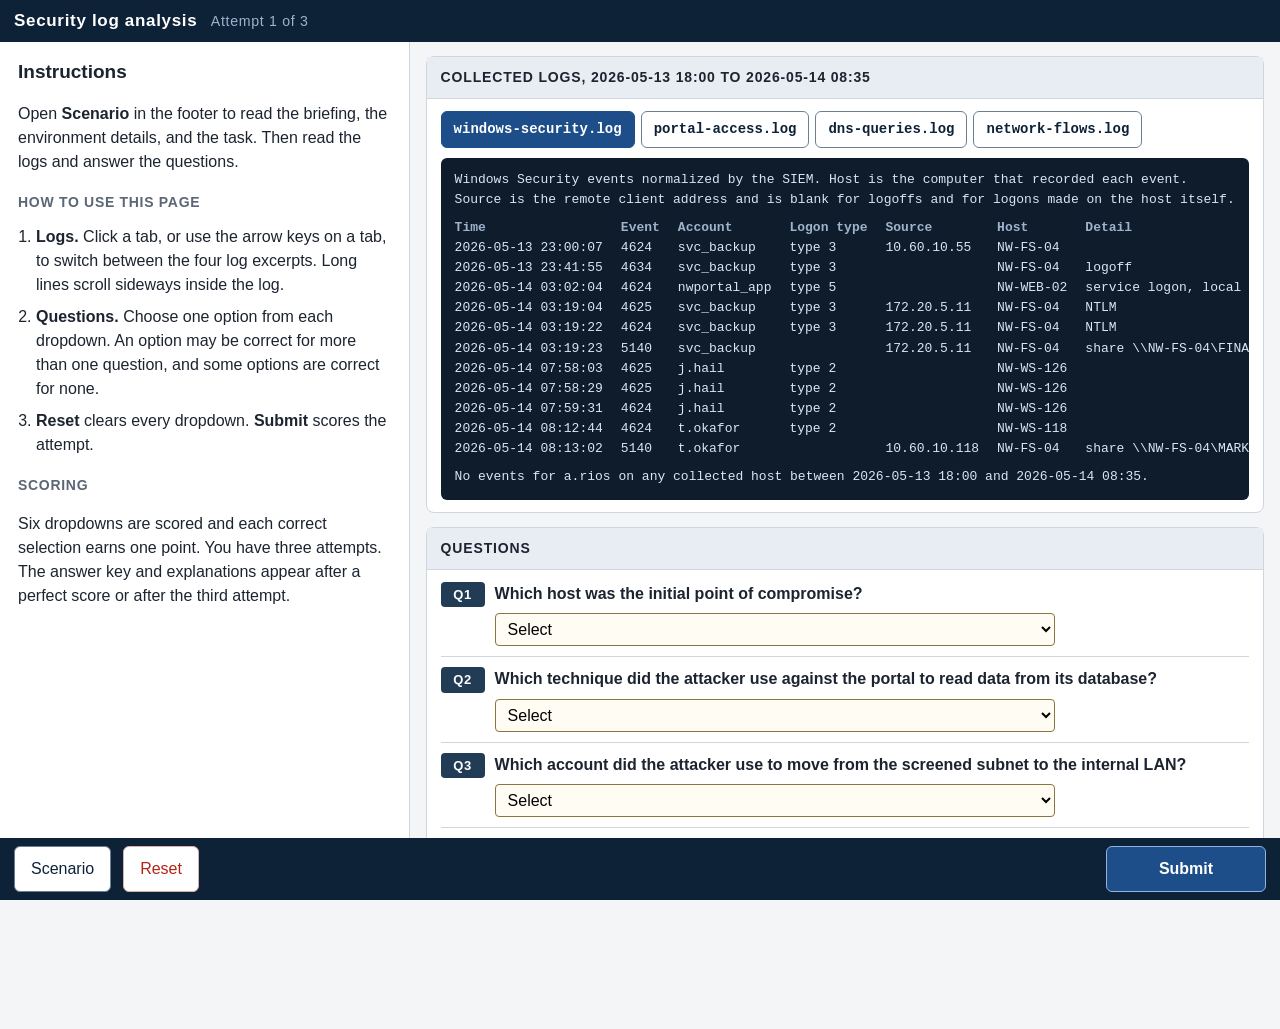
<file: log-analysis.html>
<!DOCTYPE html>
<html lang="en">
<head>
  <meta charset="utf-8" />
  <meta name="viewport" content="width=device-width, initial-scale=1" />
  <title>Security Log Analysis</title>
    <link rel="stylesheet" href="assets/css/text-scale.css" />
  <style>
    :root {
      --navy: #0d2137;
      --ink: #1c2430;
      --muted: #5b6775;
      --line: #cfd6de;
      --paper: #f3f5f7;
      --white: #ffffff;
      --deny: #b42318;
      --shadow: 0 10px 30px rgba(13, 33, 55, .18);
      --focus: #7766cc;
    }
    * { box-sizing: border-box; }
    html, body { height: 100%; }
    html { scroll-behavior: smooth; }
    body {
      margin: 0;
      color: var(--ink);
      background: var(--paper);
      font-family: "Segoe UI", Tahoma, Geneva, Verdana, sans-serif;
      font-size: calc(16px * var(--scale-body, 1) * var(--scale-all, 1));
      line-height: 1.5;
    }
    button, select { font: inherit; }
    button { cursor: pointer; }
    :focus-visible {
      outline: 3px solid var(--focus);
      outline-offset: 2px;
    }
    .sr-only {
      position: absolute;
      width: 1px;
      height: 1px;
      padding: 0;
      margin: -1px;
      overflow: hidden;
      clip: rect(0, 0, 0, 0);
      clip-path: inset(50%);
      white-space: nowrap;
      border: 0;
    }
    .skip {
      position: absolute;
      left: 8px;
      top: -48px;
      z-index: 30;
      padding: 8px 12px;
      background: var(--white);
      color: var(--navy);
      border: 2px solid var(--navy);
      border-radius: 6px;
      font-weight: 700;
    }
    .skip:focus { top: 8px; }
    .screen { display: none; height: 100%; }
    .screen.active { display: flex; flex-direction: column; }
    .primary, .ghost, .danger {
      border-radius: 6px;
      padding: 10px 16px;
      border: 1px solid transparent;
    }
    .primary {
      background: #1d4e89;
      border-color: #8fb4dd;
      color: #fff;
      font-weight: 650;
      min-width: 160px;
    }
    .primary:hover { background: #163a66; }
    .ghost {
      background: var(--white);
      border-color: #6b7f94;
      color: var(--navy);
    }
    .ghost:hover { background: #eef3f8; }
    .danger {
      background: #fff;
      border-color: #d7b0ac;
      color: var(--deny);
    }
    .topbar, .bottombar {
      display: flex;
      align-items: center;
      gap: 12px;
      padding: 8px 14px;
      background: var(--navy);
      color: #d7e2ee;
      flex-wrap: wrap;
    }
    .brand { margin: 0; font-size: calc(17px * var(--scale-h1, 1) * var(--scale-all, 1)); font-weight: 700; color: #fff; letter-spacing: .04em; }
    .brand small { font-weight: 500; color: #9db4cc; margin-left: 8px; }
    .spacer { flex: 1; }
    .workspace {
      flex: 1;
      display: grid;
      grid-template-columns: minmax(300px, 32%) 1fr;
      min-height: 0;
      overflow: hidden;
    }
    .instructions {
      background: var(--white);
      border-right: 1px solid var(--line);
      padding: 16px 18px 24px;
      overflow: auto;
    }
    .instructions h2 { margin: 0 0 10px; font-size: calc(19px * var(--scale-h2, 1) * var(--scale-all, 1)); }
    .instructions h3 { margin: 18px 0 6px; font-size: calc(14px * var(--scale-h3, 1) * var(--scale-all, 1)); letter-spacing: .05em; text-transform: uppercase; color: var(--muted); }
    .instructions p, .instructions li { font-size: calc(16px * var(--scale-prose, 1) * var(--scale-all, 1)); }
    .requirements { margin: 12px 0 0; padding-left: 18px; }
    .requirements li { margin: 8px 0; }
    .main {
      padding: 14px 16px 20px;
      overflow: auto;
    }
    .panel {
      background: var(--white);
      border: 1px solid var(--line);
      border-radius: 8px;
      margin-bottom: 14px;
    }
    .panel h3 {
      margin: 0;
      padding: 10px 14px;
      font-size: calc(14px * var(--scale-h3, 1) * var(--scale-all, 1));
      letter-spacing: .06em;
      text-transform: uppercase;
      background: #e8edf3;
      border-bottom: 1px solid var(--line);
    }
    .panel-body { padding: 12px 14px; }

    /* Log tabs */
    .tabs {
      display: flex;
      flex-wrap: wrap;
      gap: 6px;
      margin: 0 0 10px;
    }
    .tab {
      padding: 7px 12px;
      border: 1px solid #6b7f94;
      border-radius: 6px;
      background: var(--white);
      color: var(--navy);
      font-family: ui-monospace, "Cascadia Code", Consolas, monospace;
      font-size: calc(14px * var(--scale-mono, 1) * var(--scale-all, 1));
      font-weight: 600;
    }
    .tab[aria-selected="true"] {
      background: #1d4e89;
      border-color: #1d4e89;
      color: #fff;
    }
    .log {
      margin: 0;
      padding: 12px 14px;
      background: #0f1c2b;
      color: #d8e6f5;
      border-radius: 6px;
      font-family: ui-monospace, "Cascadia Code", Consolas, monospace;
      font-size: calc(13px * var(--scale-mono, 1) * var(--scale-all, 1));
      line-height: 1.55;
      overflow-x: auto;
    }
    .log[hidden] { display: none; }
    .log p {
      margin: 0;
      white-space: pre-wrap;
    }
    table.log-table {
      margin: 8px 0;
      border-collapse: collapse;
      font-size: inherit;
    }
    table.log-table th, table.log-table td {
      border: 0;
      padding: 0 18px 0 0;
      text-align: left;
      white-space: nowrap;
    }
    table.log-table th {
      font-weight: 600;
      color: #9db4cc;
    }

    /* Questions */
    .question {
      display: grid;
      grid-template-columns: 44px 1fr;
      gap: 6px 10px;
      align-items: start;
      padding: 10px 0;
      border-top: 1px solid var(--line);
    }
    .question:first-child { border-top: 0; padding-top: 0; }
    .qnum {
      background: #223c56;
      border-radius: 4px;
      color: #fff;
      font-size: calc(13px * var(--scale-small, 1) * var(--scale-all, 1));
      font-weight: 700;
      letter-spacing: .06em;
      padding: 3px 0;
      text-align: center;
    }
    .question label { font-size: calc(16px * var(--scale-h4, 1) * var(--scale-all, 1)); font-weight: 600; }
    .question select {
      grid-column: 2;
      width: 100%;
      max-width: 560px;
      padding: 6px 8px;
      border: 1px solid #8a7440;
      background: #fffdf3;
      border-radius: 4px;
    }
    .bottombar { justify-content: flex-start; }
    .scorepill {
      background: #081524;
      border: 1px solid #2a4663;
      padding: 4px 10px;
      border-radius: 4px;
    }
    .modal {
      display: none;
      position: fixed;
      inset: 0;
      background: rgba(8, 16, 28, .55);
      z-index: 20;
      align-items: center;
      justify-content: center;
      padding: 20px;
    }
    .modal.open { display: flex; }
    .modal-card {
      width: min(880px, 100%);
      max-height: 90vh;
      overflow: auto;
      background: #fff;
      border-radius: 8px;
      box-shadow: var(--shadow);
    }
    .modal-card .modal-head {
      display: flex;
      align-items: center;
      padding: 10px 14px;
      background: var(--navy);
      color: #fff;
    }
    .modal-head h2 {
      margin: 0;
      font-size: calc(16px * var(--scale-body, 1) * var(--scale-all, 1));
      font-weight: 700;
    }
    .modal-body { padding: 14px 16px 20px; }
    .modal-body p { font-size: calc(16px * var(--scale-prose, 1) * var(--scale-all, 1)); }
    .modal-body .sc-h { margin: 18px 0 6px; font-size: calc(14px * var(--scale-h3, 1) * var(--scale-all, 1)); letter-spacing: .05em; text-transform: uppercase; color: var(--muted); }
    .modal-body .sc-list { margin: 0; padding-left: 22px; }
    .modal-body .sc-list li { margin: 8px 0; font-size: calc(16px * var(--scale-prose, 1) * var(--scale-all, 1)); }
    #confirmModal .modal-card { max-width: 420px; }
    .confirm-actions {
      display: flex;
      justify-content: flex-end;
      gap: 10px;
      margin-top: 16px;
    }
    .results-wrap {
      width: min(1000px, 100%);
      margin: 0 auto;
      padding: 20px 16px 40px;
    }
    .score-hero {
      background: var(--white);
      border: 1px solid var(--line);
      border-radius: 8px;
      padding: 22px 24px;
    }
    .score-hero h1 { margin: 0 0 6px; font-size: calc(22px * var(--scale-h1, 1) * var(--scale-all, 1)); }
    .big-score { font-size: calc(42px * var(--scale-score, 1) * var(--scale-all, 1)); font-weight: 750; margin: 8px 0; }
    .score-hero p { color: var(--muted); margin: 0 0 16px; }
    .result-actions { display: flex; gap: 10px; flex-wrap: wrap; }
    .answer-key {
      margin-top: 14px;
      background: var(--white);
      border: 1px solid var(--line);
      border-radius: 8px;
      padding: 18px 20px 22px;
    }
    .answer-key h2 { margin: 0 0 6px; font-size: calc(20px * var(--scale-h2, 1) * var(--scale-all, 1)); }
    .answer-key h3 { margin: 18px 0 6px; font-size: calc(16px * var(--scale-h3, 1) * var(--scale-all, 1)); }
    .answer-key .table-wrap { overflow-x: auto; margin-bottom: 6px; }
    .answer-key ol { margin: 0; padding-left: 22px; }
    .answer-key li { margin: 10px 0; font-size: calc(16px * var(--scale-prose, 1) * var(--scale-all, 1)); }
    table.key {
      width: 100%;
      border-collapse: collapse;
      font-size: calc(15px * var(--scale-table, 1) * var(--scale-all, 1));
    }
    table.key th, table.key td {
      border: 1px solid #b7c2ce;
      padding: 7px 8px;
      text-align: left;
    }
    table.key thead th {
      background: #d9e2ec;
      font-size: calc(13px * var(--scale-table, 1) * var(--scale-all, 1));
      letter-spacing: .04em;
      text-transform: uppercase;
    }
    @media (max-width: 980px) {
      html, body { height: auto; }
      .screen.active { height: auto; min-height: 100vh; }
      .workspace { grid-template-columns: minmax(0, 1fr); overflow: visible; }
      .instructions { border-right: 0; border-bottom: 1px solid var(--line); max-height: none; overflow: visible; }
      .main { min-width: 0; overflow: visible; }
    }
    @media (forced-colors: active) {
      .tab[aria-selected="true"] { border: 3px solid Highlight; }
      .question select { border: 2px solid ButtonText; }
      .qnum { border: 1px solid ButtonText; }
    }
    @media (prefers-reduced-motion: reduce) {
      html { scroll-behavior: auto; }
    }
  </style>
</head>
<body>
  <section id="exam" class="screen active">
    <a class="skip" href="#main">Skip to the logs and questions</a>
    <header class="topbar">
      <h1 class="brand" id="examTitle" tabindex="-1">Security log analysis <small id="attemptLabel">Attempt 1 of 3</small></h1>
      <div class="spacer"></div>
    </header>

    <div class="workspace">
      <aside class="instructions" tabindex="0" aria-label="Instructions">
        <h2>Instructions</h2>
        <p>Open <strong>Scenario</strong> in the footer to read the briefing, the environment details, and the task. Then read the logs and answer the questions.</p>
        <h3>How to use this page</h3>
        <ol class="requirements">
          <li><strong>Logs.</strong> Click a tab, or use the arrow keys on a tab, to switch between the four log excerpts. Long lines scroll sideways inside the log.</li>
          <li><strong>Questions.</strong> Choose one option from each dropdown. An option may be correct for more than one question, and some options are correct for none.</li>
          <li><strong>Reset</strong> clears every dropdown. <strong>Submit</strong> scores the attempt.</li>
        </ol>
        <h3>Scoring</h3>
        <p>Six dropdowns are scored and each correct selection earns one point. You have three attempts. The answer key and explanations appear after a perfect score or after the third attempt.</p>
      </aside>

      <main class="main" id="main" tabindex="-1">
        <h2 class="sr-only">Logs and questions</h2>
        <div class="panel">
          <h3>Collected logs, 2026-05-13 18:00 to 2026-05-14 08:35</h3>
          <div class="panel-body">
            <div class="tabs" role="tablist" aria-label="Log sources" id="logTabs"></div>
            <div id="logPanels"></div>
          </div>
        </div>

        <div class="panel">
          <h3>Questions</h3>
          <div class="panel-body">
            <div id="questionList"></div>
          </div>
        </div>
      </main>
    </div>

    <footer class="bottombar">
      <button type="button" class="ghost" id="btnScenario">Scenario</button>
      <button type="button" class="danger" id="btnReset">Reset</button>
      <div class="spacer"></div>
      <button type="button" class="primary" id="btnGrade">Submit</button>
    </footer>
  </section>

  <section id="results" class="screen" aria-hidden="true" inert hidden>
    <header class="topbar">
      <div class="brand">Security log analysis <small>Score</small></div>
      <div class="spacer"></div>
      <div class="scorepill" id="scorePill" aria-hidden="true"></div>
    </header>
    <div class="results-wrap" role="region" aria-labelledby="scoreTitle">
      <div class="score-hero">
        <h1 id="scoreTitle" tabindex="-1">Score</h1>
        <div class="big-score" id="bigScore"></div>
        <p id="bestScore"></p>
        <p id="resultMessage"></p>
        <div class="result-actions">
          <button type="button" class="primary" id="btnRetry">Try again</button>
          <button type="button" class="ghost" id="btnRestart" hidden>Restart exercise</button>
        </div>
      </div>
      <div id="answerKey"></div>
    </div>
  </section>

  <div class="modal" id="scenario" role="dialog" aria-modal="true" aria-labelledby="scTitle" aria-describedby="scDesc" aria-hidden="true" inert>
    <div class="modal-card" tabindex="0">
      <div class="modal-head">
        <h2 id="scTitle">Scenario</h2>
        <div class="spacer"></div>
        <button type="button" class="ghost" data-close="scenario">Close</button>
      </div>
      <div class="modal-body">
        <p id="scDesc">Briefing, environment details, and task for the Northwind overnight intrusion review.</p>
        <p>You are Northwind's on-call SOC analyst. At 08:05 on 14 May 2026 one low-severity alert was waiting: an unsigned executable ran for the first time on the finance file server. You pulled four log excerpts covering 18:00 on 13 May through 08:35 on 14 May. They record a single intrusion alongside normal business activity and unrelated internet scanning.</p>
        <h3 class="sc-h">Environment</h3>
        <ul class="sc-list">
          <li><strong>Screened subnet 172.20.5.0/24.</strong> NW-WEB-02 (.11), public portal; NW-SQL-07 (.19), portal database. A legacy firewall rule lets this subnet reach NW-FS-04 over SMB.</li>
          <li><strong>Internal LAN 10.60.10.0/24.</strong> NW-RES-01 (.9), DNS resolver and the only host allowed to send DNS to the internet; NW-FS-04 (.44), finance file server; NW-BKP-01 (.55), backup server; NW-WS-118 (.118), marketing; NW-WS-126 (.126), finance.</li>
          <li><strong>Accounts.</strong> svc_backup runs the 23:00 backup from NW-BKP-01; nwportal_app is local to NW-WEB-02 with no LAN rights; a.rios is a domain administrator; j.hail and t.okafor are standard users.</li>
        </ul>
        <h3 class="sc-h">Task</h3>
        <ul class="sc-list">
          <li>Answer all six questions from what the logs show.</li>
          <li>For the control question, choose the control that most directly stops the activity it names.</li>
        </ul>
      </div>
    </div>
  </div>

  <div class="modal" id="confirmModal" role="alertdialog" aria-modal="true" aria-labelledby="confirmTitle" aria-describedby="confirmBody" aria-hidden="true" inert>
    <div class="modal-card" tabindex="0">
      <div class="modal-head">
        <h2 id="confirmTitle">Confirm</h2>
      </div>
      <div class="modal-body">
        <p id="confirmBody"></p>
        <div class="confirm-actions">
          <button type="button" class="ghost" id="confirmCancel">Cancel</button>
          <button type="button" class="primary" id="confirmOk">Submit</button>
        </div>
      </div>
    </div>
  </div>

  <p class="sr-only" id="actionStatus" role="status" aria-live="polite"></p>

<script>
function _0x1b9a(_0x568046,_0x5749d8){_0x568046=_0x568046-(-0x2*-0xa6f+-0xe*0x1f6+-0x1*-0x727);var _0x223c17=_0x4ff0();var _0x130f2c=_0x223c17[_0x568046];if(_0x1b9a['LVExIg']===undefined){var _0x293ca7=function(_0x165c2b){var _0x4bf25a='abcdefghijklmnopqrstuvwxyzABCDEFGHIJKLMNOPQRSTUVWXYZ0123456789+/=';var _0x157703='',_0x33be04='';for(var _0x4620a4=-0x11*-0x1bf+-0x836+0xef*-0x17,_0x27e1fe,_0x514953,_0xf72c59=-0x49*0x5e+-0x3ef+-0x81*-0x3d;_0x514953=_0x165c2b['charAt'](_0xf72c59++);~_0x514953&&(_0x27e1fe=_0x4620a4%(-0x4*0x102+0x926+-0x28d*0x2)?_0x27e1fe*(-0xd7*-0x14+-0xa*0xc7+0x8c6*-0x1)+_0x514953:_0x514953,_0x4620a4++%(-0x4*0x44d+0x17*-0x7b+-0x1c45*-0x1))?_0x157703+=String['fromCharCode'](0x2f2+0x14d0+-0x16c3&_0x27e1fe>>(-(0x1*0xa70+-0x23da+0x196c)*_0x4620a4&-0x2*-0xa8e+-0x1971+0x5*0xdf)):0xc8*-0x7+0x756+-0x1de){_0x514953=_0x4bf25a['indexOf'](_0x514953);}for(var _0x55b889=0x1*0x229a+0x2554+0x42*-0x117,_0x1d2d10=_0x157703['length'];_0x55b889<_0x1d2d10;_0x55b889++){_0x33be04+='%'+('00'+_0x157703['charCodeAt'](_0x55b889)['toString'](0x590+-0x1092+0xb12))['slice'](-(-0x1247+0x3*-0xbd7+0x35ce));}return decodeURIComponent(_0x33be04);};_0x1b9a['MQPJbn']=_0x293ca7,_0x1b9a['JbLWWi']={},_0x1b9a['LVExIg']=!![];}var _0x49ce1b=_0x223c17[0x23a1+-0x8*-0x4c4+-0x49c1],_0x569758=_0x568046+_0x49ce1b,_0x48de5d=_0x1b9a['JbLWWi'][_0x569758];return!_0x48de5d?(_0x130f2c=_0x1b9a['MQPJbn'](_0x130f2c),_0x1b9a['JbLWWi'][_0x569758]=_0x130f2c):_0x130f2c=_0x48de5d,_0x130f2c;}function _0x4ff0(){var _0x1941d0=['tg9NB24GDhK','Bg9NvgfICW','mdm6mde6mti','ChrZlcbYDwW','CgvU','BM9YBwfSAxO','BMfSieXbtJ8','Bg9NB2zM','Bg9NugfUzwW','y2rUlw1LDhi','phrHyMXLigm','lJeX','zxzLBNqUifm','vw1fvxq','DwHqv00','AwrLihjLCxu','oJu1','uxvLC3rPB24','zgvUDgLHBhm','oJaY','ihnWCMf5Aw4','yxjPys1OAwq','ihn1y2nLzwq','BwLNAhqGBM8','zwrTv1K','ChjVDMLKzxi','y29UzMLYBvq','z1XIywnRDxa','zxzLBNqGC2G','zxnZAw9Ulca','ywTgC3C','DgHLigvUDgu','igfUC3DLCIa','DgfJA2vYigm','tLCTqKTqlta','ihrHzYbHDca','qxqGmdm6mdi','pc9KAxy+','BgfZCZ0IBg8','uc80nduGzMW','zwn0Aw9UCYW','s1aTmdeSigi','ihjLy29Yzgu','zxjZigfUzca','D0zuyuu','BMqGDgHLidK','zg5Z','yxrPB25Zige','iKDfvcaVCg8','Bg9JA2vKigK','BMLXDwuGvfG','yMv0D2vLBIa','zwzHDwX0','CMvZCYbHBMq','DhjPyNv0zq','iMXVzY0','Aw9UCYbHDca','Dcb0AguGChu','v3vYvhG','wwXODg4','pg9WDgLVBIa','zMXVDYb0B3q','thr1vvi','DgfIiIbPzd0','DwjwvNm','mdq6mdm6ndi','pc9ZCgfUpG','yKruA0i','BMqGmdC6ntG','mtK2iei','CMv2Aw91CYa','pc9VBd4','CM93CW','re5tigzPBhq','vgvKshq','zcbLEhbSyw4','ihrVidiWmY4','oJi2lcbLDMu','B3qGAw4GDgG','phrKpG','DgfJA2vYihu','AguGAw5PDgK','l29WDgLVBJ4','BM90igXLyxy','yxnZD29Yza','yxrLzcbIEsa','Ag9Aq28','zxn0igzVCMC','zcb0AguGyxq','igfSC28GBMu','DhDLzw4Gmdq','DgfIAw5KzxG','ywjLBa','y29SC3bHBJ0','Dhj1zq','ndqPihnLBNq','ihrOzsbLEgm','y29Uy2f0','mtmGmJm6mda','Dgf0AxzLig4','D1nXtxC','qMr1t2O','C3nHz2u','Bu9yzgG','DgeSihbVC3m','nZiGqG','B2rHBa','icGXnZiUmJa','mtqGmdG6mti','BhrOiG','DMfSDwu','ywjWyw5LBci','y29SDw1UCW','lcbHz2fPBNm','BsbPDhmGzge','zt0Iy29SiJ4','uLPHBMG','C2nVCMvuAxq','qwXSihnLBgu','lcbUB3qGzNi','BIb0Agf0igG','mJaW','D2vLBIb0Agu','AgvYigHVC3q','rw1jAvK','yLr2ywi','zxnVBhzLCG','D1bHyvC','zcbZAw5RAg8','tMv0rMXVDYW','qw9uzhy','C2LKzxDHExm','lMfZChGGCNu','mtaUnJaUmta','rKfjtfvsrq','C2zLCIb0BYa','DcbPDcbJB24','mc40nc4Grxy','BNDWB3j0ywW','rv9buKnisvy','C2fS','Aw4Uie5xlvm','BsbZExnVyMO','tfLiqMy','Bg9HzhmVBwu','BYbOB3n0CYa','zxK8l2GYpG','AwnOihbYB2C','nti0nZC4AvjPCun1','DMPitgC','B3CGzNjVBsa','CLjruem','jMD0oW','lcbHz2DYzwC','DMfSDwu9iIi','ihvUC2LNBMu','zxjPzxmGzNi','zMLSDgvY','DgHLC2uGyw4','mte4ma','DgLVBIbIzxq','C2vNBwvUDge','CMLUzYbHBhi','xezjtKfoq0u','BM9YDgH3Aw4','mc42mc4Xmc4','BMv0igHHzca','Aw9UihDOzw4','oJiZ','Aw5ZDcb0Agu','iIb0ywjPBMq','nxW0Fdb8m3W','nM9Or0HPDG','AwX0zxjPBMC','AwXLihnLCNy','B3rLignSAwu','mdm6ndq6mZe','BIbMywLSCYa','ihrHyMXLlca','CYb0Ag91C2e','zYbVBIbMAwW','zsbLyxjSAwu','DxmGD2vLAYW','C3mGyw5KigK','uMvZzxq','u291CMnL','igfUifnnqIa','nte0mG','z3Ddrhy','zxH0yxjLysW','pg9SpG','tLLpz0W','pc9SywjLBd4','vgLTzq','BxzJvhO','zwvUihvZzwq','Cg9YDgfS','iezjtKfoq0u','DNPAvwW','wuHXBwG','igfYy2HPDMu','Axr4s2i','idiWmY4WlJe','DgfSj3mGBg8','AgfUzgXLzca','C2nYAxb0iha','mICI','DxbKyxrLCY4','Bu5oCNG','zsbWB2XPy3K','CIbPCYbWCM8','x3v0AwWUyxm','tMr1C1G','igf1DgHVCMK','C2XPy2u','Ed9JpxDOB2e','zYbetLmU','CNvSzsbdte8','rgv0ywLS','igf0DgfJA2u','rxnJyxbL','zxjWDcbKB2u','ihrOzsbMBg8','BLPcz1i','ic8G','yw4GtLCTqKS','DcbHy2nLC3m','CMvTB3zLqxq','zxG9iJaIigG','DgvKihrVihq','iefWCgXPy2e','w3rHyMLUzgu','qwXSia','CNrOD2LUzc4','A2vSEsb1C2u','y2HPBgrYzw4','oJaZoJqXige','AgLmAMy','BNmGyxjLige','tuvRBNa','DwrLigHLywq','CgXVywqGAxm','oJaWigfUzca','DhLWzsaY','y1LtC2O','BMv0D29YAY0','AgvYzsbICMu','ntGGqG','CIb0AgfUihC','zsbWB3j0ywW','B3iGyM90Aca','BNqSigfUzca','CNvSzsbetLm','oJWVC3rYB24','v2HPy2GGy28','v2rTq24','yxjJAd9XptW','mdi6ndi6mtK','B3CGAg93igK','yxrJAgLUzYa','rwDYzxnZigy','DgLVBIbHBgW','AguGu01cihm','ohW2Fdj8nhW','EMTOywC','mxW0Fdb8mNW','Cg9YDgfSlwe','B3iGBwfYA2u','mJe4','Axr0zwqGDg8','phrOihnJB3a','zcbHihDLyIa','mdm6mdi6mdu','DgHHBIb0Agu','ihr1BM5LBgK','oJe5igXVz28','uvLgzvq','mdm6nti6mtq','CIbHBNn3zxi','v3f0ruS','yMXLzf0Plca','yMvZDfnJB3i','C3bSAxq','x0fsq0HjvKu','u2nfqNK','lvbvqI0WmsW','DMfPBgfIBgu','BNrLCNzHBa','DhbOzxu','u1vdq0vtuW','zMfSC2u','C2vYDMvYihi','zgf0yxnLDa','rgvZDgLUyxq','nte0ma','B3CIpLe','rsbZAgfYzs4','Bg9Nlq','zgLKihrOzsa','qxbWBgLJyxq','zMXVD3mUBg8','Dg8GDgHHDca','mdi2lta1lta','vuTcq1i','CMLVCYbVBIa','pc90CJ48l3q','vcbXDwvYAwu','zsbgsu5btKm','iJ48DgfIBgu','zcbHBMqGDw4','yNrUuMvZDge','t2DAAgi','ntaW','nKeGyMfKiha','BuXpvfK','CM9TAxnLpW','ptiTlsi','C3qGzgLKihq','DgvNB3jPEMu','mdi6mZa6mtG','zcbJB25Uzwm','DgLVBIbJB3y','w2rHDgeTy2W','C3DLCNm','ihn0B3jLCYa','CIbSB29RDxa','zxj5','nteUmtaWlJC','iezuucbHBMq','ywn0Aw9Uu3q','ChbLzcb0Agu','AxnjBNrLz2u','C3m9iNf1zxm','B24GDgHLigG','tM90ztOGCNa','igPVyIbJCMu','CM5HBcbmqu4','oJq0ihrOzsa','pc9Zzwn0Aw8','ihrVideWlJy','qxr0zw1WDhm','vvLxwgq','zM9YrwfJAa','vfHu','Bgv0zs4Gww8','ihvUAxf1zsW','BhvwA2i','mduTmtq','AxrSzq','Bgf0zwqGC2m','DwvYEsbSB2C','BcbVzIb5B3u','C2nVCMuUifq','Agf2zsbZDg8','lNe3DMm1zha','psiTmsi+','vu5jt04Ru0u','mYbHDhrLBxa','wfzerKq','y2XVC2u','ywn0AxzL','mtqGmdC6ntG','yw5UzwWGzgK','BJWVy2fWDgK','ihjVBgu9iNq','tLCTrLmTmdq','lcbHBMqGysa','uc0WmsWGyw4','yLrhB0O','yxr0zw1WDeW','z2LJAM8','CdLKmxn4Dwu','i3f1zxn0Aw8','DcbYzwfJAgu','swTmvum','D2fSBa','B2r5','yxjPys1PBNy','CM9Tie5xlui','zxrYAwnZnY4','quXmt1C','yw5ZD2vYlwS','DNn1yvC','mtqGmdG6mZu','ig9Mia','Dhj1zsi+uq','yM91BMqGrLq','DMfSDwu9iG','serpBfy','yxbWBgLJyxq','tffIy1C','ihnPDhmGyMu','B25JzsbHBMq','AujTr3q','DhjVBhmGD2G','BNmGBwfKzsa','CgXVywrZl20','igLUAxrPywW','zcb0AguGzMK','zhmGD2L0Aca','igjLBg93lG','Ed0IlteIxsK','A2v5iJ4','revowq','BMCGDgfYz2u','AgLNAfnJB3i','y3rPB24','lcbUB3qGAg8','v2LUzg93CYa','Aw9UigzPCMu','Chv0yxrPB24','C3bVBNnLig0','CxvVDguSiee','ywjSzsWGyNu','uLblr0q','ihrVihnLBMq','ihjHDgHLCIa','BNrZigjVDgG','B2zjANa','CMf0AgvYihq','C2LUA2HVBgu','lJuUmtePlca','BNqGywrKCMu','igeGzgLMzMu','ugfZC3DVCMq','vgHLihf1zxm','ieHuvfbtige','D2vYs2v5vgK','zsbetLmGCMu','mdq6mdm6nde','DZnNztHSBMe','D3rdvfC','DgfSig9Uie4','wKzZthK','C3qGCMf0Agu','zgLYzwn0Aw8','tLjnBKC','zxHDoM5VDcG','ihrOyxqGzxG','ihvZzwqGywW','igzYB20GDgG','D2fSBcbHzgq','pc90CJ4','EuvZvNq','lJCGtuiGvem','vuqTqvbquK8','ihrVihbVCNq','phrYpJX0zca','y29WEsb0BYa','DgLVBJWVDgG','ndyYnq','mdaUnZC','AguGAw5Qzwm','DgXLiJ4','ig11y2GGzge','zwn0CYWGD2G','zd0I','ig9UigL0lG','y3j1suK','CIbJB25Uzwm','mtKGzNjVBsa','u3rHDhvZ','Aw5WDxqSihq','tM90zq','ywrKCMvZCYW','BMnVzgvKlIa','y2zSyvG','C2vZC2LVBNm','B3jLCYb0Agu','y19IywnRDxa','C3bVBNnLidi','CxvLCNLtzwW','Avv5Awy','AwnZnY5Uzxq','zMLYzxDHBgW','x2fWCa','CMvTB3zL','y29TCgXLDgu','Buvuv08','CYbKAxjLy3q','oJiY','CYb0BYbVBMu','CerOsxm','EMPeCuq','uMvXDwvZDa','C3DLCMvKihq','y2XHC3nmAxm','zsaWmJOZmca','BMv0ihrVihq','r01Luu8','CMLZzsbYzxm','vLz4Bfm','mc4XmtmUnJy','sfruufmGC2u','DwXSlg51BgW','DhLWzsaZ','zwn0Aw9Uig8','BIbLDMvUDhm','k0jzkZuTlsi','vwXqA04','BM5LBgvKihe','y2XPy2S','ignVDwXKigG','ihbVCNrHBca','uMvZDwX0','icaGihjLz2K','ywWGCg9PBNq','y29UDMvYC2e','zwn0zwqGAg8','refLDwW','ihDHCYbYzwO','rfzhDK0','BguGihnHBMm','q0nQsfO','pc90Ad4','lJq0','iJ48C3bHBIa','l3rOpJX0Aca','B3vYy2uGAxm','Eunusuq','AguGCg9YDge','ywXZlG','C3rPBgWGC2u','sfbNs3K','B3qOw2rPC2e','lJeWlJKPihe','yNrUu2nLBMe','CgrWD0C','zxDHBgWGzxG','igLUyM91BMq','yw5PzMvZDdS','Cg9YDgfSige','jMfTCdS','y2XHC3m9iNm','u2vJDxjPDhK','BcbZzxj2zxi','ihDPDgHVDxq','sNbgyLm','mtqGmdG6mtm','igrHDgfIyxm','ievhuKvtuY0','B05psfG','zY10ywjSzsi','ig9UigeGAg8','BgLUzsbVzIa','vhLWzq','sMTnvhm','EK1LAgG','AxzPDhKGAw4','C2T1ptq0mtG','ChGI','yxvZzsbUBYa','lJeXoa','C2v0vgLTzw8','iIbHCMLHlxm','C2nVCMvqAwW','BMrZig9Mihu','CYbivfrquYa','D2HPy2GGzw4','yNrUuMv0CNK','lJeWlJq0igy','C3m9iMXVzYi','ihrOzsbPBNq','zxjZig9UBhK','whniuhi','BezYtfO','z2H0CYbVBIa','Dhi+','DgLUzYbZAw4','l3nJCMLWDd4','mdG6mti6ntC','AM9PBG','sg9ZDcbPCYa','mxWY','phrOzwfKpJW','mdG6mZe6mdi','ywDjrfy','BhzLlwrHEs0','Chq/','ywn0AxzLrwW','Bg9HzhmGzM8','DhDVCMSUifq','wgXjthK','yNrUuMvZzxq','ocbuwfqGCxu','ihnVihrOzxK','ChjVDMvKigy','CYbHz2fPBNm','BsaXotGUnte','yxmGBM8GCMK','BMfSihnLCNy','BcXUyw1Llg4','DgHLihvUCMu','zxHHBxbSzq','mdG6mtK6mZC','y2nLC3mGBg8','ywnRDxaUC2u','zwrZihrVigi','yNv0igL0igG','CMLV','BgrLCIWGC28','AgLKzgvUpsi','BhvKAw5Nigy','igj1AwXKig0','yw5UzxiGyxq','BMfUy2uGzMK','Awq9iG','DgHLihnJCMu','CI5Jzg4TBwu','Dw50lcbZBYa','EsbOyxzLiha','ChjLDMvUDeq','lJeWlJaVmJq','AwvZDcbHy3q','jNf1B3q7','BwKI','D2L0B0e','zcbKB21HAw4','oJmX','lNnLDhrPBMC','B3jRC3rHDgK','y01mzgy','A1DyuvG','zgj5psjHBNm','B20GmtaUnJa','pc90Ad48Dgq','AxnsC00','Cgu9iMnVBci','B2nHBcbHy2m','mtKYlJaUmI4','Ed9Jpxr5Cgu','ig1Lyw4GCMu','DwvYAwvZigu','CIbRzxKGyw4','lIbZDMnFyMe','iNrHyI0','DcbVzIb0Agu','C2HHCMuGxfW','pKnVCNjLy3q','nYbKyxLZlG','ihvZzsbHz2e','ndyYna','CxvLCMLLCYa','C2v0sxrLBq','ihrOzsbWB3i','igL0C2vSzI4','Bg9Nqw5HBhK','igjHy2T1Cc4','vurqlZuZ','zc5Jzg4TBwu','yw5ZD2vY','zMLSzxmUBM8','AgfUig9IC2u','lcbHBMqGy3i','qNL0zxm','nJaUmtaUndq','Es4GqMvJyxu','mZKXihnLC3m','yw5KihbLCM0','z2v0sxrLBq','DgHLigfYy2G','D2HPy2GGAxm','BNmUiev2zxi','v2HPy2GGy2G','CNKGBgfIzwW','zsb0AguGBMu','zwn0B3jbBgW','mhHdmdaWmda','pc90ywjSzt4','phnWyw4Gy2W','ywjLBgXLzgi','mdaUmJm','ihvZzxjZjYa','luztluXfr0e','igfUzcbUBYa','igLUDgvYBMu','C3mGzMLSDgu','ihjLC29SDMu','BLPmALO','sKjlzvG','igeGBg9Uzsa','ie5tide5oc4','ihnLCNzLCIa','Aw9U','qwn0Aw9U','qwnJB3vUDa','pgXPpJXZDhi','DgvNB3j5lca','mdq6mte6mJK','ChD2qwS','igrVig5VDca','otyGtui','zw0UyxnWEd8','lNnJCMvLBG','yw5JuMC','rvrOugu','ywrKrxzLBNq','mJa4iei','C2LZqxr0zw0','zcb0AguGmdm','rMjiswG','BMzLCNjLzca','yvn5Cuy','tLCTv1mTmti','C2HVD3mGyxq','DgLVBI4GvgG','zgrYzxnZig4','u3Lfy0G','ms40ie1c','zsbWCMv2Aw8','ndyZna','u01cignVChK','yuDnuvq','C3qGyMv0D2u','rw5K','DgHLihDLyIa','igrHDgeGB3u','uK9JEha','CNvSzsbxrui','C3rLCMvKidi','DgfIsw5KzxG','yxnZpsj0ywi','te1HzxG','tevdvcbMCM8','CNbYAxnLihi','yMLNu2nVCMu','Bgv0zs4G','C2nVCgu9iMm','zcbLEgvJDxq','ywXZigLUy2W','AxrJAcbIzwm','AguGyw5ZD2u','u1vLAfe','CNvZAw9UigK','Cgf4CMC','tvjRrgS','C3qGBgLRzwW','AxPLlG','CgLLzc4GC3y','Acb0AhjVDwC','v0Thsuq','B2fKigLZigK','mtGYndq','pc9IDxr0B24','DMuGzNjVBsa','iMzHBhnLiIa','y29UzMLYBui','B3PruxO','z290','zNrzuwe','B2rLig9Yige','Dg90ywW','ieXPC3reAxi','B2WIpLf1zxm','tLrmtq','mdi6ndu6mdC','tuiSigj1Dca','ugfYyw1LDgu','B3CU','zgLHl3jWDf8','ywjSzsbIzwW','tLCTu1fmlta','uKfir2W','pYbuAgLZigm','DKnlsuy','lMO0AgiYA3q','y2HPBMCGDgG','ys5YAw9Z','AguGAw50zxi','AMjer1K','B3HzBvi','DsbOyxzLia','B24Gy2HHBM4','DwXKig1VC3q','pc9SAt4','zwqGB25Jzsa','wgL2wM0','CIbSyxrLCMe','wxnXthe','Bf9HChaGAxm','BhrLCMLUzYa','oJi5','C2HPzNrlzxK','yw5UB3qGyMu','DMuGC2vYDMu','BgWGC2L0CYa','C2nVCMuGB24','mdC6ntG6mJy','zxHHBvrPDgW','ihvUAxf1zsa','yw5JzwW','zcbVDMvYifm','CYbMB3iGDgG','zwn0zwqGD2K','ENvVBhG','nY5UzxqGyMu','C2vYDMLJzsa','pJWVDgHLywq','AwvZihDPDgG','Aw5Uzxjive0','ww1WseC','venqlZiX','u0PUBLi','CY4GvgHLige','DcbMCM9Tihq','EeHevNq','C3rVCMfNzsa','sgLNAgvZDca','mtqGmdC6ntK','zsbJB3jYzwm','DgvYzwq','yxjPys1ZzwW','igLKpsjSB2C','yw5KihnPBMS','vxnLza','y3rPB25ZigG','mdi6nde6mdK','ig53Cg9YDge','phrYpJX0Aca','vMLUDgS','zwXPBMCGDgG','AwvKlcbHBMq','ig5LDhDVCMS','zt0Iz3jVDxa','ndaZ','Aw5ZlcbVCIa','y2fSihnLCNy','u3LZs0G','C2uGDg8GBw8','BNrLCM5HBca','BIb0AguGCg8','zwLYDM8','mdq6mdm6ndq','u1PLExe','BMfTzq','yw4GAw50zxi','DvfOExK','AwXLCYbYzwe','mduTmtmGmtG','Aw4GDgHLiha','CIbPDhnLBgy','u1fmigLUAMu','zMLSzxmGy28','DxqGBM8GBg8','mICRqu5ekZe','vxnLigf0Dgu','Et0IDgfIlq','ChbpCgi','A2v5zg93BG','zwqGzwfJAca','ysbYzxb1Dge','tLCTuKvtlta','DgvKihf1zxi','zs13CMfWiIa','BMfSihnOyxi','Dc5VA2fMB3i','igHHDMuGC3q','oIaXmc42mc4','C3iTB25SEsi','yw4GzxH0zxi','yxrPB24Gy2e','CIbPCYb0Agu','uuWTmdCGyw4','CM91z2GGDgG','uMvZCg9UC2u','wKfhuuy','EI5Jzg4TBwu','yuv0C0i','BMvKihn0B3i','phrIB2r5pG','zwn0B3i','zsbLBNrLCNa','ExPOCKe','mJaZlJaUmte','CM9IzsbMCM8','C2v0DgLUz3m','yM90AcbKAxi','mdi6ndi6mdi','zsbtsuvnlIa','igLZigXVz2C','B3zLBwvUDd8','AwjSEsbPBMm','qMfZzwXPBMu','vgHLigzPCMu','DhmSihj1Bgu','ihrVigL0CYa','ieHuvfbtihu','yMnPD2u','ExjXz24','DcbWywDLigK','ignVBxbSzxq','BM5PBMC6ihq','mc41lJeXksa','zg5Zlxf1zxi','D2vYzsbKzw4','BKXPC3qGC2u','CML6zwqGCxu','BvvfAfy','wLngu0K','zsbMAwXLihm','rKfjtfvsrsa','DhDLzw4GDhC','DgHHDcb0Agu','BgLUzYbVBIa','igrPCMvJDgW','C2nYAxb0pMe','zZ4G','ywjLBd0Iqw4','CI1VBMX5iJ4','rLrqihrYyw4','mdC6ntK6ndq','B24GDxnPBMC','rxL3EhG','ihvUzg9Uzs4','B3nZlxnPDgu','pha+','ywrK','mdm6mdi6ndq','BMCUifrOzsa','mIaOmtCYlJi','lw1LDhjPy3m','zhjPDMuTC3K','ihrOzsbYzw0','k0m6xhbVCNq','B3DSAxn0Aw4','CeTmBM4','D2fSBcbSzxq','Dg8GCMvHzca','A2v5','zwfKEsbIBg8','A0npCwy','ig5LD2X5ihi','CMuGDw5HBNm','DgeGDgHLihe','DguGC2nYAxa','Cwncu0u','CYbVBMX5ie4','rxzLBNq','AcbPCYbetLm','ndeX','igfUzcb0Agu','ihrOyxqGDgG','mcbc','mJG1mdC1EM9mDgTI','CYbMB3iGys4','vgfzBgu','zK5pzNa','zgf0ysbMCM8','ihf1zxn0Aw8','qvvhtfO','mJG1mtCZn1H5wNjdAq','D2HPy2GGC3q','y2TLCIb0B3u','ihbHDhrLCM4','zYWGmJaYnI0','ihnLC3nPB24','DwvABeC','B3n0igL0C2u','CMv2zw50zwq','EsbYDw5Zigy','venqlZq0mW','iIbKyxrHlwK','yNv0zq','Dg9Lzxm','B3nLxq','CYbJB3vSzca','ywXZBYbJB3u','lM4YEge2CM0','EM9nBvq','tgLZDa','qxjYB3DeB3C','EejLwhu','u2L6zq','Aw50CM8','y291BNqGzgK','CgXHBMf0Aw8','C2nLBMfYAw8','zw50iduXnda','zwX4vNm','C2nVCgu9iNi','zg9TywLUj3m','BNrYB2WGD28','BgfZDfnJB3i','C3DLCIbRzxK','Axn0rgLYzwm','DYb0B3rHBca','BM5PBMCGy28','qxjYB3DsAwC','zwqSihnVigK','pgrPDIbJBge','DxrPBc5HC3a','mtK4lJuXlJe','DhrVBIiGy2W','Aw5LCNq','EwTpDxO','AxzLigPVyIa','AguGyxr0ywm','zNvUy3rPB24','B20GDgHLigy','vKveltaYlca','igLZignVBxa','DgHLigzPBgu','mdi6mZaGy2e','ig5VDcbMAwW','igfUC3DLCJW','lNrHyG','v2HPy2GGDgu','BcbIBg9JA2u','yNjVD3nLCNm','AguGotyGtui','ChjVBxb0','yuvnCwC','CYb0BYbHDxq','seXJwNO','y2fSBa','r3jqA2i','mtC3nta0og52Ee9hyG','zxmGAw4GDgG','CgvYihnLC3m','CM9TihrOzsa','vfHuihf1zxi','vMjuq0y','s1vTyvy','zxiU','iKDfvcaVy2e','BgvJDa','zMzZigfUzca','mdKGqG','igLZigzPCNm','B3jKCYWGmJa','BgqGBwfUAwy','nJyGCMvXDwu','A2vYihjLywm','zxHHBq','DgvZigfYzsa','pgnHChrPB24','BguGC2vYDMu','yxzLigjLzw4','zgvYigL0lca','mIWGyxv0Ag8','CNrHBc9Ozwe','s3bWvuq','ELPMrgq','y0LYDva','z2fPBNn0iee','igv2zw50CYa','EsbYB3CGy28','rgf0ysaOB3i','ywXPza','BwvZigzYB20','y2f0zwDVCMK','D0HrzfG','AwrKzw4+','EsbHBMqGzxG','C2nYB2XSCYa','EhHnu2u','z2v0rwXLBwu','zM9YigXVz28','zxmGDgHLig4','yw1LihnLCNy','w2HYzwzDlca','zcb0AguGDxa','BI9H','rgLYzwn0B3i','AwnLigfJy28','DgLVBIi+','CMvZCYb0Agu','svH5v2u','BM8GCMvWDxq','u3DvrLa','ihjLC2v0lG','DgfIlq','lJu1','Bci+sxrLBtW','igLUDgvYBMe','rLfUAhu','vffqCgy','AI5OywLS','lNi2BxG5DgC','C3m9iNrHyMW','DcbHBg9Uzsa','mJaYnI0Wns0','AguGC2HHCMu','tMD2D0u','Aw9UigfSBg8','lJeXigDVzxm','C2nVCMu6ia','tNjLyuC','AwvKignVBw0','mdi6nde6mZC','zsbmqu4GC3C','zcb0Agf0ige','B24GmtaUnJa','nJeY','BgvYDcGXktW','Dfv3rgi','DgHLigLUDgu','zsb3B3vSzca','ihnOyxjLige','DhmGB3rOzxi','Bwzvs1e','u3vIBwL0','Agf0igXLyxy','B3vUDa','u2vYDMvYlxm','lwXHyMvSBgu','BcbTB3zLBwu','mteGCxvLCMK','mZG4nZaXmfjdCKjoCq','tLPfCuG','DhjPy3m3lM4','y1LAC3K','AwvZlcbIDxq','mtCYlJiWlJu','C3rYAw5NAwy','zxHWBgfUyxq','DcWGC28GDgG','mICRt1jervi','DcWGyw5Kig4','EvrPDgXLiJ4','CMvZDwX0twu','DgfSB2CVAxq','CNrHBcWGC2u','CMTJzgm','q2XLyxiGywW','Bcbmqu4','Ag9YAxrHDgK','C3qGD2fZihq','iIbYB2XLpsi','BwfW','wfbUDxu','B3iGysb0D2u','rvvWy0e','oJa0','DxrLCIb0Age','nYWGBM8GCMu','uuWGAw5Qzwm','DKrYEhi','mtaUndqGAxm','u2nVCMu8C3a','u3rHCNq','CYbUB3qGAw4','B3fesLu','psiWiIbYB2W','C3DLCNmGyxi','tgLZDgvUzxi','lcaYmdi2lta','C3b4igLZig4','yw55ignVBgW','zxn0lcbHBMq','EMuGAxmGDgG','iIbHCMLHlwm','sfruufmGDxa','CMvTB3zLsxq','zc5LEgfTCgW','DhmGDg8GDgG','C2HLBgWGBw8','C2vSzwn0lca','B250CM9SCZ0','yxzLignHCNi','zM9JDxm','EsbYyw4GDw4','yxr0zw1WDhm','zw5LzcbZDwi','yJjRytD3Bgm','CNvSzsbetvO','yNv0Dg9UoM4','zxzLCNKGDhu','pLnLBgvJDdW','ihnHBMn0Aw8','ie5LDezSB3C','EeLry1u','ncW5mtGGzMW','yxrLCMfSig0','zwn0B3j5kq','Avb6zwW','DgHNrKu','yxmGCMvHzdS','ugvYzMvJDca','ignSyxnZpsi','pteTlsi','v2HPy2GGAg8','BNrcEuLK','zYbZAg93CYa','Bw1HBMrZig8','mtiGyxr0zw0','pc90yM9KEt4','tevdvcTUDwW','BMmUzxHHBxa','mJyTmduTmtq','B2X2zxi','mZa2nJuWnhfXsKDctG','DgjRBgq','tMfTzq','BMXYBvG','lcbszwfKrge','tLCTv1mTmte','zxvqz1i','lvjfuY0WmsW','y2HUAxf1zsa','ihrYywzMAwm','ns0Xnc4Gu2K','zw50','Bg9NB24SigW','CLrHrwm','zsbZzxj2zxi','CYbIBgfUAYa','vgHLigzPBgu','D2LUzg93CY0','yw5KihrOzsa','ywTZihrOyxq','y2nLC3mSige','os43ie1c','yMXVy2SGy2W','BcbYzwfKigi','lg51BgWRrLi','BennDLm','vfjZEw8','Df91DgLSlMe','zMLSDhjHDgK','ifnrtcbPBMO','y29UzMLYBu0','ihnLCNzLCNm','AwnOigLZifm','revgqvvmvc0','uNDyALa','ig5VCM1HBgW','iKDfvcaVC2u','pgGYigLKpsi','BwLU','mdC6ntG6mJC','DgGGysa0mdm','oJaZ','C2vJDxjPDhK','ywz0zxi','DwvYEtSGzMK','AgLKzgvU','q0HPCxK','ideWlJyWlJe','t00RC3LZB2i','mc42ie1c','AMvJDhmTlsi','CMvUDcbHzgq','DgeGkg9YieW','zwDPC3rLCMu','vY1srvmTmde','yxnZpsjXBNu','AgvUBMu','zwrPys9YChq','mdi6ndC6mZm','zcbZDwjUzxq','mdq6mte6mdm','v2HPy2GGywm','DhrPBMDZlca','DNLyz28','wwXpCfC','pc9VChrPB24','ihnJCMLWDgK','phnLy3rPB24','BxbRrhi','DcbYzwnVCMq','lurfrKfvtfq','BgfIzwXZigy','AwvZlMXVzW','ChrtDgf0zq','oJa3','pJX0AcbZy28','tLCTv0vclta','Dg9YEsK','zNjVBq','yM9KEq','CujTDLq','lJeWmc4YmYa','EffwCKu','DxjLihrOzsa','rvrAwMi','pc90zd48l3q','zsbMAw5HBMm','lMXVzW','wLjbA04','mY4WlJeXmY4','zxiSihDOAwm','DY5Jzg4TBwu','jMX0oW','C0D6te0','ihjLBwfPBMK','qxjYB3DvCa','Bg9JAYbVCIa','BMCU','s3HXDeK','DhrLBxb0CYa','zw1LBNq','psjZCI1VBMW','CgfYyw1LDgu','CYbHDcaWmZO','rgT5zvC','DgLVBIbSAxm','C3vLzcaXmsa','ysa0nsbZigK','mdm6mtK6mdm','ihrOzsbTyxi','Bg9Hzcb0BYa','CMuGyxzHAwW','sg9Tzq','EMvKigrVBwe','CIbTywrLig0','ysbJBg91zca','yxrOzxiGDgG','AvjLyxO','DMPHvxa','DgfYz2v0','mdq6mti6nda','y2T1Ccb0Agu','msaOmtaUnJa','zwn0zwq','DhLWzt0IyNu','CgfYC2u','mtq5nJmXoxvODen0Bq','igf0DgvTChq','ig9MignVBxa','ihrOyxqGyMW','sxbTsg4','yNrUr3jHzgu','yxr0ywnRzxi','mc4Xmc45lca','q3jVC3mTC2K','pc9Jyxb0Aw8','zwqGyNKGDgG','ig9UigzPBgu','Acb0Agf0igW','y2TLzcbgvfa','B3i9iG','igL0CYb1CgW','CLDmCfm','ruPJzMu','phrYpG','AxmGyxr0zw0','ihrOzsbIDwK','qMfzsNa','igL0zw1Zige','zsbfr1jfu1m','DYbTDwnOihC','y29UzMLYBu8','C2HVDYbOB3C','B3n0lIbuAge','y2HHBMDL','mdm6mtu6ndq','pc9ZzwXLy3q','ignHDgvNB3i','Bg91zcbZDg8','zwfYCYbHz2e','qxr0zw1WDca','pc90zd48Dgq','tKCSifjLywq','DcbHigjHC2u','y3LrrgS','DwTHy0S','D2vYzwqUia','yLHxsxi','B2XZignHBIa','yxrLzcbZy2e','B3DZlcbmqu4','r1zoD3K','CYbOyxzLigi','AwvUDhmGDgG','nJqGqG','CMfNzsWGyxa','mZzVqxvTDwK','ywDLlIbuAgu','mdm6mdy6mtK','DgLUzW','zxnZywDLihm','Dgv4DenVBNq','AxqGAxnZDwu','ig9UzsbWB2K','CMvWBgfJzq','y2vWDcaXmc4','CYb0AguGmJa','zcbPDcWGyw4','B2nRCYbVDxq','BgyU','BwuGzNjVBsa','zMXVDYbYzwm','ywXCy29UzMK','DhD4B1a','wgrvu0S','D2vIihnOzwW','pgXHyMvSigy','CMfTCYbYDw4','B2XKihvUy2e','y3jLzgvUDgK','sg9ZDa','q2XPzw50','pgGZpLDOEsa','xe1buKTfveK','ihrVDwnOAw4','mtqGmdm6mdi','C2T1ps0XjYS','rur1zLO','Esb0CMf2zxi','CNzLzc4GvgG','re5tihr1BM4','B3bWzwqGDgG','BsiGyxjPys0','B3DZigL0ig8','B24GD291Bgq','yxqGC2vUzca','D2XPC3rPBMC','DcbOyxzLigi','igrVBwfPBI4','B3bLBG','y29UzMLYBum','zxjPzxmGyw4','yuHJwvK','uMvZzxqGyw4','B25ZlcbZBYa','z21LBNrHDgK','zwW/','B24+','C2uGy2rUlw0','r3vOCuC','A0XwALa','ihnJCMvLBMu','BNn3zxiGA2u','CMvZB2X2zxi','pc90zd4','ig5VigXVzYa','mtqGmdm6mtK','qvfUs20','mtmGmJm6nde','ig1VC3qGBgK','C2v0qxr0CMK','CYbUB3qGC2G','yxqGAg9ZDc4','A2v0Aw5NihC','rKHqsvi','ihnLBMqGre4','phnLBgvJDca','zgvU','ChjVDg90Exa','zxj2zxiGDg8','BNqGDgHHDca','Cfjpr08','lurftLK','t1jerviGqLK','tM8GzxzLBNq','AgvHzd4','vgHLigvHCMW','uhz3zve','ifT0ywjPBMq','rLrqigvNCMu','ignOyw5UzwW','yKTQAei','DgfIyxnLpW','oJq0','vgHLihnRDsa','Agn4t3G','zxj2zxiGkde','vu1qC3a','tKqGmt0Xige','A2LVEgy','y2nLC3mUBg8','B3b0Aw9UCW','vgfI','B3iGkI5Jzg4','DhrLBxb0','BMqGre5tihe','zM9YigvHy2G','ihn3AxrJAca','yxr1CW','zxjPBMCGyw4','yMXPyYbWB3i','DcbZAg93CYa','iLbpu1qGl3u','Cg1vvwG','wM1uEve','Dg90ywXZigy','lI4UidqSote','Dhi+phrOihm','mtmUnJy','BIbHBNKGB3q','ww91igHHDMu','zxzLCIbHCha','tK9fuLjpuG','DgLVBMvKigm','DhLWzsa1','yw4Gy2XHC3m','DdWVAdm+','zMLSzsbZAge','Esi+oIa','DwvYAwvZlIa','uYb0BYb0Agu','uhjVDg8VCg8','m3W1Fdf8mhW','ihnLCNzLCIC','lM1VzgfS','C2vSzwn0','lM1VzgfSlM8','CfnmrKK','zca0ldKXoca','swTwtwO','lJeXlcb0Agu','vu5jt04Gu0u','iefMDgvYihq','DgLVBI4GqNK','wuLdBuW','C3rYAw5N','ihbVCNrHBcC','B25NpLe','zw4GmJaYnI0','ALzbrNu','D05eyMO','zxr3B3jRlca','tMv0D29YAYa','qw5ZD2vYigS','uNr2Ehm','u3vIBwL0ige','yw5KCYbVCIa','BYbMAxjLD2e','DgHLignVBxa','CNb0x3v0AwW','iIbHCMLHlwW','B3rOzxiGzge','ELrgCMS','BM90ig1Lyxm','C3qGC2vYAwu','vY1xruiTmdi','tKqGmt0Ylca','mJeYiei','qxjYB3Dmzwy','Bwf4','ANDOrxa','AxmGDw5YzwW','r2HswMC','C3nPB25Zigy','AZDMmNfOyJq','venqlZq0nq','zwXLy3rLzd0','pc9WpG','zxKIigfYAwe','ihrOzsbMAxi','ic0G','BgvUz3rO','iKDfvcaVDxa','v1roqvy','igeGC2HHCMu','y29Wzt0Iy28','lIa8l3nWyw4','lcbZBYb0Agu','mY42nG','ms42ie1c','ihrVigfUigK','l3rOpJWVDhi','yxv0Aa','igrPCMvJDgK','yMvKihDPDgG','DgHLEsbSzwy','CML0yxrPDMu','DgHLigf0Dge','AxqGzg9LCYa','zsbZy3jPChq','CMvZDwX0CW','Cg9YDgfSihm','mdq6mti6nti','tuHcBe8','ywjUB3jTywW','EMPMuLu','y2uGmJaYna','CYbZDwnOige','C3zJx2jHy2S','Bxb0ia','CKXyrNG','yw5ZD2vYs2u','Ag9SAw5Nihq','pgj1DhrVBIa','CxvLC3rPB24'];_0x4ff0=function(){return _0x1941d0;};return _0x4ff0();}(function(_0x2b8475,_0x1ce31a){var _0x5e61f3={_0x4d101c:0x5a9,_0x2b0309:0x341,_0x54c699:0x5c1,_0xd6396f:0x2a3},_0x60c490=_0x1b9a,_0xab37ac=_0x2b8475();while(!![]){try{var _0x50196d=-parseInt(_0x60c490(0x29c))/(-0x1da7+-0x5*0x2a3+-0xb*-0x3e5)+parseInt(_0x60c490(_0x5e61f3._0x4d101c))/(-0x3*0x37a+-0x269b+0x310b)+-parseInt(_0x60c490(0x412))/(0x1*-0xeb9+0x1f80+-0x10c4)+-parseInt(_0x60c490(0x394))/(-0x2287+-0x1f0d+0x4198)+-parseInt(_0x60c490(_0x5e61f3._0x2b0309))/(0x2377+-0x77a*0x4+-0x58a)*(-parseInt(_0x60c490(_0x5e61f3._0x54c699))/(0x1*0x56b+-0x5*-0x26e+-0x118b))+parseInt(_0x60c490(_0x5e61f3._0xd6396f))/(0x12bd+0xd7d+-0x2033)+-parseInt(_0x60c490(0x2e5))/(0x1*0x83f+-0x925+0xee)*(-parseInt(_0x60c490(0x444))/(0x16d*-0x17+-0x1a*0x71+0x2c4e));if(_0x50196d===_0x1ce31a)break;else _0xab37ac['push'](_0xab37ac['shift']());}catch(_0x4f67a7){_0xab37ac['push'](_0xab37ac['shift']());}}}(_0x4ff0,0x1*0x39511+-0x118f53*0x1+-0x19f1aa*-0x1),(function(){'use strict';var _0xa394f0={_0x4120a6:0x695,_0x552233:0x101,_0x5387df:0x637,_0x51fceb:0x31c,_0x26c3ba:0x1b7,_0x544afa:0xe2,_0x128335:0x5c0,_0x3c02ba:0x12a,_0x1344c7:0x51d,_0x4e9c7a:0x513,_0x5cb02d:0x410,_0x116799:0x564,_0x427cd0:0x4ef,_0x4fd0fa:0x3cb,_0x5e9f8c:0x696,_0x1a85a2:0xf1,_0x453447:0x526,_0x26c906:0x4f8,_0x3ee172:0x14b,_0x3d37d8:0x12b,_0x307c56:0x4b3,_0x216573:0x4f7,_0x4fdb4e:0x31e,_0x3322f8:0xf2,_0x3c4584:0x1c4,_0x4f3cbe:0x3df,_0x38efac:0x4fd,_0x29c766:0x20a,_0x3b2cd7:0x55c,_0x4c9556:0x48b,_0x675806:0x1a2,_0x527231:0x1c3,_0x7ac2c:0x413,_0x23d66f:0x440,_0x22cfa3:0x1c2,_0x5e57ac:0x214,_0x2be290:0x34d,_0xa7582b:0x47c,_0x2b0fa1:0x30a,_0x2bfa73:0x6a5,_0x3e0537:0x1e8,_0x5c53aa:0x1fc,_0x4e815b:0x4a6,_0x46325a:0x2f6,_0x584df8:0x173,_0x591177:0x1a7,_0x11952e:0x41a,_0x49f575:0x293,_0x4cc4ad:0x529,_0x2cef64:0x236,_0x45f70d:0x6ab,_0x844ca3:0xc8,_0x5ceeeb:0x4fc,_0x5a483a:0x619,_0x551c18:0x5c2,_0x110a8b:0x415,_0x1d6cd3:0x450,_0x4b3de8:0x5ef,_0x12d7c1:0x16e,_0x441977:0x3e0,_0x5b50d1:0x636,_0xcd04b5:0x1df,_0x5c9274:0x271,_0x57d0ea:0x64e,_0x51036d:0x569,_0x2d100c:0x16a,_0x446120:0x5b8,_0x2a7ca8:0x398,_0x287023:0x3c8,_0x268013:0x2c5,_0xf3af78:0x3e1,_0x10412b:0x67e,_0x4477b9:0x528,_0x3453f3:0x63b,_0x1a465b:0x59a,_0x56eb62:0x115,_0x23d69d:0x492,_0x5135e9:0x369,_0x359e32:0x1b6,_0x2d25f2:0x4d2,_0x5b29e0:0x233,_0x5a2c3a:0x607,_0x616fc2:0x694,_0x1e4dc0:0x4a2,_0x23747b:0x5d6,_0xcf902c:0x3b8,_0x201f01:0x333,_0x311af3:0x126,_0x270c3b:0x256,_0x521fd3:0x32e,_0x525c28:0x64d,_0xaff993:0x616,_0x598f1a:0x2ed,_0x58ad15:0x34e,_0x39bc2c:0x239,_0x48e92c:0x3ce,_0x28bc8c:0x1a1,_0x193786:0x13c,_0x278444:0xdb,_0x3b1a3c:0x3c6,_0x2c4dca:0x6a1,_0x45866d:0x3cd,_0x397750:0x58e,_0x373c9b:0x625,_0x85c441:0x545,_0x48e6b0:0x582,_0x2d713f:0x543,_0x2b64ac:0x240,_0x10dd8f:0x40e,_0x2f3ff9:0x673,_0x153283:0x367,_0x1993ed:0x39e,_0x47c783:0x36b,_0x3fa835:0x6b0,_0x214bbf:0x448,_0x72a79f:0x1ce,_0x328a53:0x178,_0x1659b3:0x5fe,_0x2c0496:0x13e,_0x46f737:0x9a,_0x1d8a2d:0x2b4,_0x19ad65:0x343,_0x3f7beb:0x556,_0x1617df:0x688,_0x2c7098:0x4b8,_0x35ec6c:0x135,_0x315161:0x15d,_0x12da6e:0x11d,_0x38c73a:0x4a5,_0x239ecf:0x285,_0x190d52:0x208,_0x542b39:0x56f,_0x2b00da:0x601,_0x277ea9:0x562,_0x3974ae:0x185,_0xf84039:0x66e,_0x33325d:0x164,_0x71151f:0xc3,_0x24351a:0xf0,_0x14bd05:0x176,_0x59ba91:0x60a,_0x321a8e:0x641,_0x5471e8:0x4d6,_0x3ccb25:0x2f2,_0x5e5044:0x5ae,_0x4ae252:0xe8,_0x2b4f34:0x4cd,_0x575ad3:0x2f7,_0x4fa60f:0x60f,_0x2906ee:0x183,_0xf68ea7:0x306,_0x81dfac:0x4f1,_0x550043:0x44d,_0x342813:0x419,_0x5cad67:0x182,_0x4712e5:0xa5,_0x1b34b1:0x1c7,_0x18dd8b:0xc7,_0x5139bc:0x5a6,_0x50adf2:0x331,_0x56edb0:0x17b,_0x1b69c5:0xbc,_0x43a92b:0x3c5,_0x3ba842:0x1b1,_0x3bf7e4:0x54d,_0x49ee82:0x634,_0x41940f:0x691,_0x65866a:0x2cc,_0x2f1f9c:0xb0,_0x373cb3:0x40c,_0x544f81:0x29b,_0x2f6bb6:0x38a,_0x29b0cb:0xe7,_0x224886:0x414,_0x38b743:0x152,_0x20f6fa:0x111,_0x42c082:0x11f,_0x1dd94d:0x44e,_0x3b1a69:0x3ed,_0x34bccb:0x2f4,_0x43562c:0x4ac,_0x52265e:0x4e3,_0x293ea0:0x6a4,_0x43ec13:0x599,_0x31acc6:0x58d,_0x27b3ab:0x42d,_0x458788:0x266,_0x4f5fd1:0x426,_0x474a7d:0x36a,_0x33936f:0x485,_0x5f64eb:0x312,_0xf0367a:0x131,_0x55e245:0x145,_0x115a97:0x1d2,_0x3c063c:0x6b8,_0x3e6439:0x179,_0x5eecad:0x465,_0x395504:0x5e2,_0x4c378b:0x139,_0x377513:0x4e9,_0x27978a:0x4b7,_0x1169fc:0xd2,_0x2bc248:0xb1,_0x594355:0x241,_0x32530c:0x345,_0x2181c9:0x1db,_0x5bf3cf:0x2a8,_0x478d18:0x539,_0x304aef:0x666,_0xe5e163:0x3ab,_0x53ab2a:0x3d2,_0x23aaa5:0xc1,_0x183366:0x664,_0x19143d:0x167,_0x57c9c1:0x40d,_0x47d966:0x5c6,_0x356f6e:0x69d,_0x5c936c:0x3fb,_0x5b1dd4:0xb9,_0x294c72:0xe4,_0x51e109:0x638,_0x5763e6:0x5f6,_0x352e47:0x684,_0x277c03:0x655,_0x528714:0x370,_0x1f4475:0x648,_0x5551b0:0x5a0,_0x4f178e:0x63d,_0x2279c2:0x21e,_0x382a70:0x14e,_0x411fe9:0x1b8,_0x354766:0x1cd,_0x667a62:0x123,_0x353419:0x469,_0x9fb5ce:0x4b5,_0x1ac7a7:0x590,_0x859c68:0x53f,_0x53f891:0x1a8,_0x3e07d7:0x628,_0xfe9a6c:0x299,_0x349e3a:0x5da,_0x1d5ffa:0x337,_0x52bd27:0x542,_0x3bfecd:0xa9,_0x577dcf:0x346,_0x124094:0xbd,_0x20e0d0:0x59e,_0x243c9c:0x25c,_0x2b62e7:0x1f4,_0x143b62:0x2f1,_0x3215be:0x5f7,_0x1f2a38:0x5f0,_0x3ea22d:0xb8,_0x39dc80:0x5fa,_0x51115c:0x6ac,_0x302ae4:0x6b6,_0xceaf4c:0x4ff,_0x4bb0f4:0x474,_0xc20b8a:0xc2,_0x5d2926:0x2ac,_0x1807bf:0x68f,_0x468389:0x53e,_0x3e6f01:0x238,_0x16e973:0x503,_0x973dfd:0x486,_0x5caae1:0x6a3,_0x17386a:0x14a,_0x4a64fb:0x483,_0x15fde6:0x223,_0x193251:0x417,_0x35922e:0x203,_0x415ee0:0x42b,_0x3f89c6:0x2b1,_0x2bdbc6:0x4c4,_0x452db5:0x328,_0x5a8f4e:0x537,_0x3a519f:0x682,_0x389c4c:0x1e6,_0x4aaa22:0x15f,_0xb891ad:0x314,_0x499506:0x5a1,_0x28ffe6:0x33d,_0x1f3070:0x1ec,_0x3a96df:0x322,_0x548939:0x550,_0x2c9942:0x244,_0x26fcf3:0x221,_0x283f1b:0x24c,_0x28119f:0x59c,_0x274bee:0x248,_0x88fc41:0x13b,_0x2b5e3f:0xda,_0x40b8d0:0x5df,_0xca69f9:0x4b4,_0x3fc424:0x36d,_0x1eee80:0x402,_0x1df648:0x52e,_0x1d88a3:0x558,_0x49db52:0x640,_0x17d9ff:0x3b3,_0xa28227:0x55e,_0x27e325:0x274,_0x1eab52:0x534,_0x1ffe33:0xc5,_0x208c32:0x5b5,_0xb465ef:0x58f,_0x56eb66:0x47b,_0x263818:0x1e2,_0xfe03c5:0x471,_0x448def:0x6ae,_0xf168c1:0x68c,_0x504f91:0x4fe,_0x1756cb:0x3a5,_0x5a1782:0x3be,_0x1dd05b:0x6ad,_0x52f327:0x302,_0x1cb671:0x51a,_0x5bf21e:0x25b,_0x59a84e:0x129,_0x479441:0x3d9,_0x507dc9:0x23e,_0x5d5cbd:0x521,_0x33ce89:0xf3,_0x25c1a0:0x287,_0x5b907e:0x93,_0x1a059b:0x2ef,_0x371e29:0x6a0,_0x4f2ee1:0x662,_0x4b0f81:0x2aa,_0x4b2d5a:0x451,_0x29edfa:0x296,_0xdec873:0x5ce,_0x2c14cb:0x50e,_0x3614d7:0x482,_0x2fa483:0x525,_0xe509f3:0x51c,_0x193746:0x35a,_0x1eaf8f:0xc8,_0x540c03:0x4a1,_0x753c43:0x3a0,_0x213d43:0x161,_0xf7cc1c:0x3fc,_0x508b8a:0x480,_0x2dd9a1:0x50e,_0x4f62a8:0xdc,_0x524edf:0x520,_0x553203:0x682,_0x1c7f15:0x5f4,_0xa840ee:0x326,_0x54aef9:0x480,_0x19ea66:0xcd,_0x301d7:0x16e,_0x2af6cc:0x326,_0xfe31f1:0x480,_0x340de1:0x5bd,_0x1242d1:0x63b,_0x34f6c2:0x520,_0x496498:0x40a,_0x38b52b:0x363,_0x5c0cd7:0x1ac,_0x4b9dc9:0x350,_0x2335da:0x608,_0x574eba:0x59b,_0xbfe06e:0x326,_0x5ee5e6:0x157,_0x3d5fb5:0x636,_0x3ddf98:0x608,_0x38abb8:0x399,_0x1d55af:0x43f,_0x36a0ff:0x436,_0x2a4b61:0x383,_0x75a28b:0x5db,_0x2b56c4:0x5d9,_0x439b47:0x284,_0x533497:0x100,_0x3dd4a4:0x140,_0x15eb4c:0x2a7,_0x401e6b:0x45d,_0x56e063:0xea,_0x5b0503:0x133,_0xd37991:0x300,_0x1522b3:0x21d,_0x3c61fe:0x112,_0x236537:0x69e,_0x34e1fa:0x5b4,_0x49ed80:0x25a,_0x31ebdf:0x5d0,_0x1eb60b:0x207,_0x49a1c8:0x5aa,_0x581f99:0x1a1,_0x1d6d89:0xdf,_0xf55d04:0x58e,_0x4ad769:0x5d0,_0x36d211:0x4fa,_0x1707d5:0x602,_0x33a8fe:0x1d3,_0x38b886:0x69b,_0xa6f552:0x427,_0x206694:0x334,_0x456955:0x5ec,_0x3b488d:0x2ea,_0x203962:0x5a5,_0x411e18:0x288,_0xb30084:0x530,_0x2fa977:0x158,_0x453560:0x59a,_0x252f9e:0x42f,_0x3769d5:0x22c,_0x21011a:0x58e,_0x22e488:0x368,_0x478848:0x563,_0x245629:0x60e,_0x4427e7:0x148,_0x56acb8:0x2d0,_0x282440:0x45b,_0x222d2d:0x26a,_0x516d1c:0x5d6,_0x200677:0x396,_0x4eb52f:0x57c,_0x5cac45:0x342,_0x2e2138:0x455,_0x5db2a4:0x121,_0x2a99b8:0xf0,_0x3faaa3:0x3f1,_0xcb6e9b:0x1a3,_0x573aad:0x495,_0x2a1522:0x59a,_0x5d4102:0xf0,_0x2dcb9c:0x66c,_0x5797a6:0x9b,_0x1a5d33:0x24f,_0x1de199:0x343,_0x8ca412:0x4b8,_0x422ab2:0x604,_0x4b6c1:0x2b8,_0x143f7d:0x155,_0x4cb63a:0x2b0,_0x4577a9:0x495,_0xa9f8da:0x55a,_0x3394ce:0x286,_0x2eaf34:0x57e,_0x402cb4:0x35f,_0xc24061:0x234,_0xef4e24:0x55b,_0x1b5226:0x16c,_0x4b0b21:0x51e,_0x362811:0x2fc,_0x4fee23:0x65c,_0x87f6bf:0x432,_0x560f3e:0x443,_0x4a0b68:0x137,_0x44d209:0x50c,_0x53ba09:0x384,_0x24c4cf:0x1b7,_0x34bf8d:0x198,_0xf6ef87:0x4c1,_0xd66b53:0x199,_0xdbcb27:0x4ea,_0x21bf9c:0x21d,_0x59a8f0:0x2ad,_0x36d40f:0x4d8,_0x3914d8:0x1bb,_0x38e6cd:0xfe,_0x1a691e:0xab,_0x10483a:0x446,_0xe1d17a:0x27b,_0x5387b8:0x194,_0x5a2bff:0x69b,_0x4c20d4:0x1ab,_0x282d70:0x67b,_0x4ca58b:0x5c5,_0x875b3b:0x59a,_0xde73a:0x228,_0x197ed5:0x57c,_0x4b20da:0x59a,_0x52e4a1:0xa1,_0x771239:0x579,_0x2bb868:0x381,_0x265618:0x4a9,_0x5e7b16:0x217,_0x44db7c:0x193,_0x195b6a:0x4fb,_0x250734:0x611,_0x1472e2:0x39b,_0xdf6fe2:0x192,_0x50bd47:0x2e1,_0x2f5b4f:0x353,_0x645612:0x1fd,_0x2a080e:0x3d0,_0x448f9f:0x357,_0x5c4ceb:0x20e,_0x5e52f1:0xe0,_0x28ac9f:0x38e,_0x15e47f:0x518,_0x451aa7:0x429,_0x3adb81:0x3da,_0x43fb99:0x508,_0x34bd24:0x2ad,_0x387208:0x6a8,_0x1413de:0x488,_0x570e00:0x261,_0x4fd729:0x13f,_0x45f3ec:0x59a,_0x1cb416:0x162,_0x46abd1:0xaa,_0x264b51:0x2d4,_0x251e3a:0xd8,_0x4bc80f:0x39c,_0x1f4d8c:0x418,_0x3f32be:0x16d,_0xa72795:0x5be,_0x17005b:0x2a0,_0x10b604:0x49a,_0x5a96bd:0x5e7,_0x5d19f1:0x4a0,_0x2c0442:0x301,_0x1d58f0:0x4e4,_0x555fc9:0x683,_0x3bcb2e:0x1c0,_0x54883e:0x5a3,_0x505eb1:0x1ae,_0x47a49a:0x13d,_0x5a662d:0x672,_0x5443d1:0x149,_0x32f788:0x94,_0x2c2c05:0x3c7,_0x4c4249:0x54a,_0x5da16b:0x206,_0x44cf65:0x27f,_0xb1963d:0x3d6,_0x2984aa:0x6a9,_0x5497d9:0x2dd,_0x1d4fee:0x6b5,_0x5a0648:0x626,_0xd55ae1:0x2bb,_0x515115:0x229,_0x36f48c:0x1d5,_0x272610:0x14c,_0x1b71b9:0x378,_0x3d4a0f:0x1ed,_0x4ab062:0x5d7,_0x5ec966:0x2d1,_0x1b11c2:0x2f5,_0x1c9905:0x1d0,_0x46c875:0x382,_0x2665e1:0x25d,_0x53ee6c:0x422,_0x1ff40a:0x254,_0x3bd71a:0x393,_0x5280ca:0x120,_0x3157d8:0x39d,_0x3cc0a8:0x270,_0x63192b:0x574,_0x72ddf1:0x61b,_0x4a26d4:0x532,_0x23a59b:0x4c8,_0x80d2bf:0x2e9,_0x31185b:0x202,_0x45f787:0x358,_0x179b69:0x12e,_0x30ac34:0x653,_0x1872c4:0x156,_0x208c10:0x340,_0x167921:0x2e6,_0x10c5d5:0x1b2,_0x4a8899:0x5cb,_0x3f35fb:0x299,_0xbd7211:0x618,_0x4dfddc:0x2c1,_0x3c470c:0x297,_0xad90a3:0x627,_0x4fb8f0:0x283,_0x3ff7e7:0x1c6,_0x1b2b29:0x540,_0x47edf1:0x259,_0x25efca:0xb3,_0x560bc7:0x292,_0x26f56c:0x165,_0x4c2078:0x3a4,_0x42d464:0x4c3,_0x16479a:0xcc,_0xf67622:0x65d,_0x2d8a14:0x97,_0x578dbd:0x26b,_0x199a4f:0x222,_0x3555b9:0xad,_0x23a454:0x568,_0xd3ac65:0x159,_0x93b82c:0x27c,_0x40b76c:0x251,_0x23a91a:0x445,_0x462a35:0x11a,_0x29b6cd:0x561,_0x1142c6:0x32d,_0x4c0991:0x4da,_0x1ff34d:0x25e,_0xfe572a:0x147,_0x15ef1c:0x232,_0xc19646:0x1e1,_0x3af15e:0x501,_0x58de58:0x58c,_0x4f23:0x613,_0x4596a3:0x14f,_0x298219:0x2ab,_0x65906e:0xa3,_0x236df2:0x3b0,_0x158d20:0x55e,_0x5702f7:0x4ab,_0x4112c2:0x593,_0x4d756b:0x295,_0x3d7373:0x489,_0x380c27:0x190,_0x5bf2ce:0x548,_0x2c9879:0x2d6,_0x39550b:0x197,_0x170fbf:0x3a6,_0x1de082:0x4f9,_0x3f451f:0x192,_0x1813d1:0x44b,_0x55d5d8:0x48e,_0x13195f:0x3c0,_0x4bae9a:0x21a,_0x5594b1:0x3a7,_0x34cc98:0x498,_0x40f2e9:0x478,_0x59e27a:0x690,_0x133e57:0x319,_0x2fd656:0x19c,_0x837752:0x23f,_0x2cbd7c:0x3fd,_0x210b8c:0x46d,_0x36ef0b:0x349,_0x4e28cf:0x142,_0xcfd6bd:0x3f4,_0x43018a:0x64a,_0x340020:0x226,_0x2471b9:0x3aa,_0x57b954:0x46b,_0x54ff85:0x2a6,_0x34da35:0x547,_0x25481a:0x647,_0x3d7d3e:0xce,_0x61a8fa:0x46e,_0x459cc1:0x289,_0x534b96:0x5c9,_0x5f0d51:0x2b2,_0x19192e:0x676,_0x53971d:0x5b0,_0x9e7fd2:0x1c5,_0x48fc72:0x6b2,_0x4d5c5e:0x5a8,_0x4e11f2:0x9f,_0x12f2e6:0x60d,_0x58fec3:0x30f,_0x5d35db:0x4d5,_0x3a21ec:0x17f,_0x281d6e:0x622,_0x4ce42c:0x4bf,_0x5c9280:0xa6,_0x7511de:0x475,_0x59bc75:0x245,_0x130924:0x1f6,_0x21bfa6:0x33f,_0x20a9dd:0x105,_0x5a0733:0x460,_0x89e6fa:0x614,_0x2db697:0x5d4,_0x4e0c3e:0x134,_0xb1327:0x395,_0x163158:0x366,_0x14e263:0x1a5,_0x48df8e:0x3e6,_0xd940b4:0x366,_0x677603:0x27d,_0x2be62e:0x366,_0x4ba3de:0x366,_0x2089e8:0x144,_0x445dd6:0x366,_0x44e35f:0xc4,_0x1172c2:0x1ef,_0x25cd67:0x66b,_0x564765:0x1a5,_0x48ec41:0x23d,_0x31fa20:0x2a9,_0x52e30a:0x308,_0x4da08d:0x2c3},_0x5afcbb={_0x4130c5:0x57a,_0x362eda:0x28d,_0x65aaa2:0x150,_0x38f01d:0x549,_0x155b4d:0x10f,_0x2a3c22:0xf9,_0x53745a:0x62d,_0x52d4b8:0x311,_0x3805ac:0xbb,_0x7b8101:0x5d2,_0x4a8c16:0x4f3,_0x2877e8:0x1fb,_0x1a514e:0x6b3,_0x1ce758:0x130,_0x404e95:0x3f8,_0x3ab9f2:0x549,_0x273e7b:0x6b3,_0x343a0c:0x150,_0x2742e1:0x375},_0x377531={_0x43ded7:0x366},_0xdd05b3={_0x271a63:0x1ba},_0x304e07={_0x1051e5:0x3b2},_0xc97e03={_0x1019c5:0x3b2,_0x2907f9:0x57f},_0xe371c1={_0x2f7de1:0x671,_0x34bc72:0x449,_0x80f536:0x39f,_0x38b009:0x68d,_0x394355:0x449,_0x5443d5:0x42b,_0x521149:0x3b2,_0x62580a:0x5d4,_0x3e625d:0x470,_0xa9050c:0x203,_0xf41883:0x375},_0x6931e8={_0x45ba6a:0xc4,_0x43760a:0x253,_0x257cad:0x4c6,_0x127a41:0x519},_0x585ce1={_0x476c05:0x597,_0x33e854:0x375,_0x121dc3:0x46f,_0x216b67:0x573,_0x373495:0x2ce},_0x32baa7={_0x3840a1:0x2ce},_0x36f53e={_0x1acebe:0x61c,_0x18752a:0x5f8,_0x1f3520:0x48b,_0x3b9831:0x66b,_0x5df232:0x130,_0x345f9b:0x2b1,_0x5f53d2:0x3e2,_0x4453f1:0x3e3,_0x3bfcaa:0xd3,_0x3e229d:0x281},_0x1d9b41={_0x4850e0:0x2ce},_0x298997={_0x2739ff:0x15b,_0x32ab66:0x321,_0xea6cd3:0x264},_0x7da574={_0x361d14:0xca},_0x3cd1ee={_0x5d329b:0xca,_0x56941a:0x48c,_0x4221c8:0x5eb,_0xa9ca5a:0x2e3,_0x5cda00:0x187,_0x3d7fe6:0x26c,_0x4819ab:0x2ee,_0x526ac6:0x66b,_0x34d428:0x21b,_0x24ffcd:0x3ae,_0x5ecbee:0x23a,_0x4adf56:0x50f,_0x2415aa:0x4f3,_0x1c7ce1:0x318,_0x4cf9c1:0x4f3,_0x3895fc:0x428},_0x555592={_0x505270:0x484,_0x258b76:0x2af,_0x13b6b3:0x68e,_0x5e99e2:0x305,_0x13738d:0x573},_0x4dcea8={_0xce35ee:0x583},_0x3dbbb2={_0x36674d:0x351,_0x57112b:0x674,_0x5e3c73:0x62b,_0x1b4dd5:0x205,_0x26b56a:0x5cd},_0x2c48f7={_0x70e649:0xca,_0x1ee663:0x4ce,_0x3cef7e:0x21b,_0x2558fa:0x2c3,_0x3f1fed:0x1d9,_0x4e9c5a:0x6aa,_0x153fb5:0xca,_0x12f045:0x1dc},_0x4889d5={_0x1afda8:0x21b,_0x3c2ea5:0x1ff,_0xb4b3b9:0x695,_0x1cae48:0x3cc,_0x4b4d57:0x438,_0x386b2e:0x397,_0x411fe4:0x377,_0x1d3ac8:0x21b,_0x591fb8:0x3ad,_0x2643fa:0x413,_0x3c4c94:0x644,_0x3e557d:0x3f5,_0x2dd19b:0xd0,_0x1633ef:0x5fd,_0x4c49d3:0x118,_0x4aeb93:0x685,_0x1210b7:0x1d9,_0x1cef0b:0x1dc,_0x464b84:0x344,_0x2c25bf:0x39f,_0x1072ab:0x58a,_0x756fd0:0x20c,_0x45a2d1:0x54f,_0x4d879b:0x360,_0x562520:0x1d9,_0x4d675b:0x449,_0x1c407f:0xfc,_0x54f7ca:0x3e4,_0x1824c9:0x122,_0x14fe1b:0x1cb,_0x2b142d:0x39f,_0x4308e8:0x1c8,_0x269087:0x560,_0x38a072:0x403,_0x3570da:0x11c,_0x4bea18:0x64b,_0x59a44b:0x3c1,_0x1d1d3c:0x57b,_0xc7972:0x39f,_0x4e460d:0x397,_0x50d0f4:0x2d5,_0x55c48d:0x339,_0x34130f:0x1cb,_0xa3f2fb:0x449,_0x25ebc8:0x43b,_0x171325:0x1e7,_0x2468c9:0x3e6,_0x278ff2:0x506},_0x4ce062={_0x2f55c8:0x31b,_0x41da9d:0x253,_0x5d2acb:0x689,_0x18fc0a:0x26c,_0x25bae3:0x2ee},_0x39482f={_0x19f045:0xd3,_0x5a87f3:0x281,_0x38507f:0x67d,_0x2b000e:0x5f8,_0x58543c:0x48b,_0x53ea09:0x375,_0x1cf57c:0x187,_0xc97b07:0x66b},_0x493f4e={_0x26cba9:0x2af,_0x5952c8:0x573,_0x16f6c1:0x3c1},_0x34f82d={_0x5eb9c8:0x511},_0x434343={_0x313256:0x128,_0x5e54b2:0x356,_0x25e104:0x20c,_0x321e43:0x55f,_0x50d01d:0x555,_0x2e7644:0x388,_0x224850:0x692,_0x249571:0x98,_0x274b56:0x3b9,_0x24c483:0x511,_0x1e5325:0x5a7,_0x460020:0x324,_0x16197d:0x224,_0x535b82:0x4de,_0x1665d3:0x278,_0x412ee5:0x2c4,_0x13c352:0x5c7,_0x5b9c35:0x649,_0x17b2bf:0x6a7,_0x729893:0x2f8,_0x1420cc:0x535,_0x3e0078:0x2a1,_0x1cd494:0x680,_0x134793:0x252,_0x18fc90:0x53a,_0x15d995:0x5b3,_0x15047d:0x216,_0x1c9cfb:0x4bc,_0x56354b:0x9e,_0x4a97bb:0x30c,_0x37c052:0x667},_0xb507c0={_0x84529b:0x4f3},_0x371d6b={_0x1d2f71:0x509,_0x154ef3:0xc4,_0x197e61:0x66b},_0x708777={_0x53a45a:0x639,_0x5c0319:0x1a5,_0x56068e:0x481},_0x166dac={_0x5b23f0:0x37d,_0x4208da:0x567,_0x303ae2:0x438,_0x64a80:0x54f,_0x2d3e29:0x110,_0x916229:0x420,_0xb71ace:0x629,_0x3091fe:0x2df,_0xeb2159:0x2ae,_0x1f38a5:0x53a},_0x44c2e0={_0x185244:0x2a2,_0x1fbac7:0x128,_0x3484fe:0x66b,_0x42fde9:0x48c,_0xa8d90d:0x5eb,_0x315b9f:0x187,_0x515a2f:0x35e,_0x319f12:0x48f,_0x4258ec:0x356,_0x48ae5f:0x4cf,_0x431528:0x2f8,_0x3ab6d7:0x388,_0x59dcc6:0x247},_0x4de4f3={_0x5a675e:0x218,_0x516491:0x573,_0x3bebca:0x15a,_0x1d200a:0x66b},_0x2fc4aa={_0xdca35a:0x22e},_0x3850d4={_0x28fb6d:0x449},_0x1391e6={_0x2b9ca8:0x44c},_0x278100={_0x2bcb6f:0x3ba,_0x178369:0x438,_0x4ce622:0xca,_0x59707a:0x555,_0x59a623:0x434,_0x242daf:0x3ad,_0x1c365c:0x686,_0x9a83f8:0x39f,_0x4b8f15:0x449},_0x47e029={_0x3bfc9e:0x347},_0x507581={_0x44e76e:0x180,_0x41573e:0x21b,_0x577cae:0x660,_0x3651d4:0x2c3,_0x43d0f5:0x32c},_0x5f752b=_0x1b9a,_0x263d4c={'NreaG':function(_0x21a752,_0x148f5){return _0x21a752(_0x148f5);},'BduOj':function(_0xc690a){return _0xc690a();},'YICmL':function(_0x49b51c){return _0x49b51c();},'cyQDk':function(_0x425d1a,_0x58b0c1){return _0x425d1a+_0x58b0c1;},'ubVVs':function(_0x597a60,_0x161f42){return _0x597a60+_0x161f42;},'lCMvS':_0x5f752b(_0xa394f0._0x4120a6),'pDhIs':function(_0x2d164a,_0x1a6c38){return _0x2d164a(_0x1a6c38);},'NYOgL':function(_0x1ebbd4,_0x176894){return _0x1ebbd4(_0x176894);},'ofIjp':function(_0x20e6a1,_0x4be232){return _0x20e6a1+_0x4be232;},'SyEcH':_0x5f752b(_0xa394f0._0x552233),'zjfRU':_0x5f752b(0x3f0),'LMaex':_0x5f752b(_0xa394f0._0x5387df),'SZeyq':function(_0x2bef90,_0x1294b8){return _0x2bef90+_0x1294b8;},'cMLdf':_0x5f752b(_0xa394f0._0x51fceb),'mfUKQ':function(_0x3939e1,_0x1144f9){return _0x3939e1===_0x1144f9;},'JpFbS':_0x5f752b(0x2c8)+'ht','EThPe':function(_0x477734,_0x17320d){return _0x477734+_0x17320d;},'EJcfe':_0x5f752b(0x404),'zZfDd':_0x5f752b(_0xa394f0._0x26c3ba),'ROcxp':_0x5f752b(_0xa394f0._0x544afa),'jVAFu':_0x5f752b(_0xa394f0._0x128335)+_0x5f752b(_0xa394f0._0x3c02ba),'AUGLZ':function(_0x3be271,_0x4482ea){return _0x3be271(_0x4482ea);},'UmEUt':_0x5f752b(_0xa394f0._0x1344c7)+'s','vDrxr':_0x5f752b(0x2da),'pROGO':_0x5f752b(0x516),'GrPkb':function(_0x4710f7,_0x365cfb){return _0x4710f7+_0x365cfb;},'tpheu':_0x5f752b(_0xa394f0._0x4e9c7a)+_0x5f752b(_0xa394f0._0x5cb02d)+_0x5f752b(0x2cd)+_0x5f752b(0x1be)+_0x5f752b(0x355)+_0x5f752b(0x554)+_0x5f752b(0x168),'ETZZb':_0x5f752b(_0xa394f0._0x116799),'UYWXd':function(_0x298053,_0x3f38fe){return _0x298053(_0x3f38fe);},'ozQQz':function(_0x4a34b5,_0x376368){return _0x4a34b5+_0x376368;},'NdusX':_0x5f752b(_0xa394f0._0x427cd0),'agIDV':_0x5f752b(0x12b)+_0x5f752b(0x124),'wtCTW':_0x5f752b(0x53a),'lFrLZ':function(_0x3844f2,_0x106231){return _0x3844f2(_0x106231);},'zMehh':function(_0x632e15,_0x36617d){return _0x632e15+_0x36617d;},'WurTx':function(_0x37f220,_0x10a450){return _0x37f220+_0x10a450;},'gicjo':_0x5f752b(0x18a)+_0x5f752b(_0xa394f0._0x4fd0fa)+_0x5f752b(0x468)+_0x5f752b(0x146)+_0x5f752b(_0xa394f0._0x5e9f8c),'QYFeT':_0x5f752b(_0xa394f0._0x1a85a2)+_0x5f752b(0x102)+_0x5f752b(0x279)+_0x5f752b(_0xa394f0._0x453447)+'\x20','DVGvM':_0x5f752b(_0xa394f0._0x26c906)+'>','IpmHn':function(_0x5c6717,_0x4a034a){return _0x5c6717(_0x4a034a);},'qcBSE':_0x5f752b(0x5d5),'CCjHZ':_0x5f752b(0x48a)+_0x5f752b(_0xa394f0._0x3ee172),'AQnKm':_0x5f752b(0x42e),'MHBlO':_0x5f752b(0x514)+_0x5f752b(0x2b6),'kLVjP':function(_0x3c318f,_0x4f79df){return _0x3c318f+_0x4f79df;},'wPaaW':_0x5f752b(0x435)+'>','vyXgo':function(_0x147cb1,_0x33eb91){return _0x147cb1(_0x33eb91);},'mNNrx':function(_0x78288b,_0x366359){return _0x78288b+_0x366359;},'TedHt':function(_0x472c61,_0x23b39b){return _0x472c61+_0x23b39b;},'wFTaE':function(_0x4415f8,_0x1f634d){return _0x4415f8+_0x1f634d;},'ppOpb':_0x5f752b(_0xa394f0._0x3d37d8)+_0x5f752b(_0xa394f0._0x307c56)+_0x5f752b(_0xa394f0._0x216573)+_0x5f752b(_0xa394f0._0x4fdb4e)+_0x5f752b(_0xa394f0._0x3322f8)+_0x5f752b(_0xa394f0._0x3c4584)+_0x5f752b(0x1de)+_0x5f752b(0xae)+_0x5f752b(_0xa394f0._0x4f3cbe)+_0x5f752b(0x160)+_0x5f752b(0x16b)+_0x5f752b(0x2d9)+_0x5f752b(_0xa394f0._0x38efac)+_0x5f752b(_0xa394f0._0x29c766)+'>','ZFsLy':_0x5f752b(0x5d3),'xxMSe':_0x5f752b(_0xa394f0._0x3b2cd7),'elxVs':_0x5f752b(0x52a)+_0x5f752b(_0xa394f0._0x4c9556),'ScEBy':_0x5f752b(_0xa394f0._0x675806),'WdmCn':function(_0x4d2169){return _0x4d2169();},'henne':function(_0x472ea3,_0x5127b4){return _0x472ea3>_0x5127b4;},'nlrmX':_0x5f752b(0x434),'ZmTyQ':_0x5f752b(0x2d5)+_0x5f752b(_0xa394f0._0x527231),'UKBCR':_0x5f752b(_0xa394f0._0x7ac2c)+'s','zjDqD':function(_0x25674c,_0x52fee7){return _0x25674c+_0x52fee7;},'TaYle':_0x5f752b(_0xa394f0._0x7ac2c)+_0x5f752b(_0xa394f0._0x23d66f)+_0x5f752b(0x5d8)+'.','bTGoJ':function(_0x4c33b0,_0x2db8a5){return _0x4c33b0+_0x2db8a5;},'EmIiY':function(_0x442bfa,_0x1d226a){return _0x442bfa+_0x1d226a;},'cYZsy':_0x5f752b(_0xa394f0._0x22cfa3),'hoZCo':_0x5f752b(0x557),'XdUSK':function(_0x40c94f,_0x5a4ea6){return _0x40c94f(_0x5a4ea6);},'pdpwG':function(_0x59ae47,_0x1d61e5){return _0x59ae47+_0x1d61e5;},'qBmvT':_0x5f752b(_0xa394f0._0x5e57ac)+_0x5f752b(0x32b),'paxrg':_0x5f752b(_0xa394f0._0x2be290)+_0x5f752b(0x57b),'AoTdv':function(_0x5d645e,_0x140572){return _0x5d645e(_0x140572);},'OgZhb':function(_0xba5ad2,_0x5e6b0c){return _0xba5ad2+_0x5e6b0c;},'UMPsp':function(_0x3349a4,_0x4eb468){return _0x3349a4+_0x4eb468;},'xQVrE':_0x5f752b(0x64b)+'rt','TRsyo':function(_0x9ee6e,_0xa2b9d8){return _0x9ee6e+_0xa2b9d8;},'bXWIr':_0x5f752b(0x413)+_0x5f752b(0x210)+_0x5f752b(_0xa394f0._0xa7582b)+_0x5f752b(_0xa394f0._0x2b0fa1)+_0x5f752b(0x2bc)+_0x5f752b(0x603)+_0x5f752b(0x633)+_0x5f752b(_0xa394f0._0x2bfa73),'RAHGl':_0x5f752b(0x11c),'YlOpW':function(_0xd4c6ea,_0x4e711c){return _0xd4c6ea(_0x4e711c);},'bKjhB':function(_0x4a14f1,_0x487147){return _0x4a14f1+_0x487147;},'jbDGY':_0x5f752b(_0xa394f0._0x3e0537)+_0x5f752b(_0xa394f0._0x5c53aa)+_0x5f752b(0x27e),'IXyWe':function(_0x46f342,_0x21a4c2){return _0x46f342+_0x21a4c2;},'IkVMj':_0x5f752b(0x4d9)+_0x5f752b(_0xa394f0._0x4e815b),'SUehQ':_0x5f752b(_0xa394f0._0x46325a),'kWXQX':function(_0x282225){return _0x282225();},'TQPpf':function(_0x13c73d){return _0x13c73d();},'bciwe':function(_0x7bbdb4,_0x269601){return _0x7bbdb4(_0x269601);},'aEMqg':function(_0x5d78d7,_0x8467ac){return _0x5d78d7(_0x8467ac);},'Eywxx':function(_0x184963,_0x3256c6){return _0x184963(_0x3256c6);},'RPKGD':function(_0x537863,_0x5c9af6){return _0x537863===_0x5c9af6;},'JkMTs':_0x5f752b(0x4a4),'wNDbj':function(_0x4709ed,_0x3dbeae){return _0x4709ed-_0x3dbeae;},'NgvwE':_0x5f752b(_0xa394f0._0x584df8)+_0x5f752b(_0xa394f0._0x591177)+_0x5f752b(0x3dd),'isRsM':_0x5f752b(0x399)+'8','uhPWM':_0x5f752b(_0xa394f0._0x11952e)+_0x5f752b(_0xa394f0._0x49f575)+_0x5f752b(0x447),'KxqtI':_0x5f752b(0x95)+_0x5f752b(_0xa394f0._0x4cc4ad)+'g','aHcYY':_0x5f752b(_0xa394f0._0x2cef64)+_0x5f752b(_0xa394f0._0x45f70d),'Ylhtn':_0x5f752b(0x59f)+_0x5f752b(_0xa394f0._0x844ca3),'Vintk':_0x5f752b(0x50e)+'up','bDTkB':_0x5f752b(0x1b4)+_0x5f752b(_0xa394f0._0x5ceeeb)+_0x5f752b(0x22a)+_0x5f752b(0x4bd)+'re','iUyif':_0x5f752b(_0xa394f0._0x5a483a)+_0x5f752b(_0xa394f0._0x551c18)+_0x5f752b(_0xa394f0._0x110a8b)+_0x5f752b(_0xa394f0._0x1d6cd3)+_0x5f752b(0x697)+'P','ZSFSI':_0x5f752b(0x19a),'itxKb':_0x5f752b(_0xa394f0._0x4b3de8),'KUmaV':_0x5f752b(0x326)+_0x5f752b(0x577)+_0x5f752b(0x3de),'xHDVt':_0x5f752b(_0xa394f0._0x12d7c1),'kioxf':_0x5f752b(0x4ba),'mpkDr':_0x5f752b(_0xa394f0._0x441977)+'2','DkyeW':_0x5f752b(_0xa394f0._0x5b50d1),'GuhqG':_0x5f752b(0xaf),'yzhrA':_0x5f752b(_0xa394f0._0xcd04b5),'nZBgR':_0x5f752b(_0xa394f0._0x5c9274)+_0x5f752b(0x188)+_0x5f752b(_0xa394f0._0x57d0ea)+_0x5f752b(_0xa394f0._0x51036d),'vjaUp':_0x5f752b(_0xa394f0._0x2d100c)+_0x5f752b(0x682)+_0x5f752b(_0xa394f0._0x446120)+_0x5f752b(0x630)+_0x5f752b(_0xa394f0._0x2a7ca8)+_0x5f752b(_0xa394f0._0x287023)+_0x5f752b(_0xa394f0._0x268013)+_0x5f752b(_0xa394f0._0xf3af78),'oqDJU':_0x5f752b(0x326)+_0x5f752b(_0xa394f0._0x10412b)+_0x5f752b(0x3bd),'rkcdc':_0x5f752b(0x59b),'GVNwy':_0x5f752b(0x326)+_0x5f752b(0x107)+_0x5f752b(_0xa394f0._0x4477b9),'ftYQa':_0x5f752b(_0xa394f0._0x3453f3),'RwXjP':_0x5f752b(_0xa394f0._0x1a465b)+_0x5f752b(_0xa394f0._0x56eb62),'vzZUl':_0x5f752b(_0xa394f0._0x23d69d)+_0x5f752b(0x29d)+_0x5f752b(0x645)+_0x5f752b(_0xa394f0._0x5135e9)+_0x5f752b(0xe9)+_0x5f752b(_0xa394f0._0x359e32)+_0x5f752b(_0xa394f0._0x2d25f2)+_0x5f752b(_0xa394f0._0x5b29e0)+_0x5f752b(_0xa394f0._0x5a2c3a)+_0x5f752b(0x326)+_0x5f752b(_0xa394f0._0x616fc2)+'.','hcxOx':_0x5f752b(0x61f)+_0x5f752b(_0xa394f0._0x1e4dc0)+'g','DAeul':_0x5f752b(_0xa394f0._0x23747b),'XlILy':_0x5f752b(0xd1),'cIruP':_0x5f752b(_0xa394f0._0xcf902c)+_0x5f752b(0x615)+_0x5f752b(0x276)+_0x5f752b(_0xa394f0._0x201f01)+_0x5f752b(_0xa394f0._0x311af3)+'\x22','CHiqy':_0x5f752b(0x621),'LQbcW':_0x5f752b(_0xa394f0._0x270c3b)+_0x5f752b(0x4fa),'iBmGt':_0x5f752b(_0xa394f0._0x521fd3),'YsqLq':_0x5f752b(_0xa394f0._0x525c28),'ykOuz':_0x5f752b(_0xa394f0._0xaff993),'zuolx':_0x5f752b(_0xa394f0._0x598f1a)+_0x5f752b(_0xa394f0._0x58ad15)+_0x5f752b(0x1a1)+_0x5f752b(0x112)+_0x5f752b(_0xa394f0._0x39bc2c)+_0x5f752b(0x651),'vjHLg':_0x5f752b(0x298),'thgFE':_0x5f752b(_0xa394f0._0x48e92c),'hiLjf':_0x5f752b(0x2ed)+_0x5f752b(_0xa394f0._0x58ad15)+_0x5f752b(_0xa394f0._0x28bc8c)+_0x5f752b(0x462)+_0x5f752b(0x679)+_0x5f752b(0x390)+_0x5f752b(_0xa394f0._0x193786)+_0x5f752b(_0xa394f0._0x278444)+_0x5f752b(0x3ac)+_0x5f752b(0x3c4)+_0x5f752b(_0xa394f0._0x3b1a3c),'uQhyy':_0x5f752b(0x517),'BaYJp':_0x5f752b(0x4ae)+_0x5f752b(_0xa394f0._0x2c4dca)+_0x5f752b(_0xa394f0._0x45866d)+_0x5f752b(0x5e8)+_0x5f752b(0x113),'aGMQT':_0x5f752b(_0xa394f0._0x397750),'tUwDb':_0x5f752b(_0xa394f0._0x373c9b),'VbTCF':_0x5f752b(0x282),'gwCDv':_0x5f752b(0x332),'eirvo':_0x5f752b(_0xa394f0._0x85c441)+_0x5f752b(0x2fd)+_0x5f752b(_0xa394f0._0x48e6b0),'aEtsB':_0x5f752b(_0xa394f0._0x2d713f),'luVkb':_0x5f752b(_0xa394f0._0x2b64ac)+_0x5f752b(_0xa394f0._0x10dd8f)+_0x5f752b(0xfa)+_0x5f752b(_0xa394f0._0x2f3ff9)+_0x5f752b(_0xa394f0._0x153283)+_0x5f752b(_0xa394f0._0x1993ed)+_0x5f752b(_0xa394f0._0x47c783)+_0x5f752b(0x99)+_0x5f752b(_0xa394f0._0x3fa835)+_0x5f752b(_0xa394f0._0x214bbf)+_0x5f752b(_0xa394f0._0x72a79f),'kCOqf':_0x5f752b(_0xa394f0._0x328a53)+_0x5f752b(_0xa394f0._0x1659b3)+_0x5f752b(_0xa394f0._0x2c0496),'mOXdh':_0x5f752b(_0xa394f0._0x46f737),'NZEqH':_0x5f752b(0x4ec)+_0x5f752b(_0xa394f0._0x1d8a2d)+_0x5f752b(0x3ef)+_0x5f752b(_0xa394f0._0x19ad65)+'et','twxoP':_0x5f752b(0x4e5),'XsHPr':_0x5f752b(_0xa394f0._0x3f7beb),'sGzLM':_0x5f752b(0x66c),'ancRg':_0x5f752b(_0xa394f0._0x1617df)+_0x5f752b(0x1ea)+_0x5f752b(0x14d)+_0x5f752b(_0xa394f0._0x19ad65)+'et','PvweQ':_0x5f752b(_0xa394f0._0x2c7098),'MEknp':_0x5f752b(0x1a6),'EDufZ':_0x5f752b(0x4b2)+_0x5f752b(_0xa394f0._0x35ec6c)+_0x5f752b(0x5b1)+_0x5f752b(_0xa394f0._0x315161)+_0x5f752b(_0xa394f0._0x12da6e)+_0x5f752b(_0xa394f0._0x38c73a)+_0x5f752b(_0xa394f0._0x239ecf)+_0x5f752b(_0xa394f0._0x190d52)+_0x5f752b(_0xa394f0._0x542b39)+_0x5f752b(_0xa394f0._0x2b00da)+_0x5f752b(0x559)+_0x5f752b(_0xa394f0._0x277ea9)+_0x5f752b(_0xa394f0._0x3974ae)+_0x5f752b(_0xa394f0._0xf84039)+_0x5f752b(_0xa394f0._0x33325d)+_0x5f752b(_0xa394f0._0x71151f)+_0x5f752b(0x2f0),'xBeXu':_0x5f752b(0x200),'witoA':_0x5f752b(0x59a)+_0x5f752b(_0xa394f0._0x24351a),'toees':_0x5f752b(0x379)+_0x5f752b(0x323)+_0x5f752b(_0xa394f0._0x14bd05)+_0x5f752b(0x343)+'et','HLcZz':_0x5f752b(0x5e4)+_0x5f752b(0x5b9)+_0x5f752b(0x36f)+'e','iPzel':_0x5f752b(_0xa394f0._0x59ba91)+_0x5f752b(_0xa394f0._0x321a8e)+'g','cYSsj':_0x5f752b(_0xa394f0._0x5471e8)+_0x5f752b(0x453)+_0x5f752b(_0xa394f0._0x3ccb25)+_0x5f752b(0x392)+_0x5f752b(_0xa394f0._0x5e5044)+_0x5f752b(0x56a)+_0x5f752b(_0xa394f0._0x4ae252)+_0x5f752b(_0xa394f0._0x2b4f34)+_0x5f752b(_0xa394f0._0x575ad3)+_0x5f752b(0x4b1)+_0x5f752b(_0xa394f0._0x4fa60f)+_0x5f752b(0xa0)+_0x5f752b(_0xa394f0._0x2906ee)+_0x5f752b(0x303)+_0x5f752b(_0xa394f0._0xf68ea7)+_0x5f752b(_0xa394f0._0x81dfac)+_0x5f752b(0xfd)+_0x5f752b(_0xa394f0._0x550043)+_0x5f752b(0x17c)+_0x5f752b(0x668)+_0x5f752b(_0xa394f0._0x342813)+_0x5f752b(_0xa394f0._0x5cad67)+_0x5f752b(0x37f)+_0x5f752b(_0xa394f0._0x4712e5)+_0x5f752b(0x32f)+_0x5f752b(_0xa394f0._0x1b34b1)+_0x5f752b(0x114)+_0x5f752b(_0xa394f0._0x18dd8b)+_0x5f752b(0x69c)+_0x5f752b(0x272)+_0x5f752b(_0xa394f0._0x5139bc)+_0x5f752b(_0xa394f0._0x50adf2)+_0x5f752b(0x151)+'.','GhRZg':_0x5f752b(_0xa394f0._0x56edb0),'zTFrk':_0x5f752b(_0xa394f0._0x1b69c5),'JBKeX':_0x5f752b(0x346)+_0x5f752b(0x520),'Rtvxs':_0x5f752b(_0xa394f0._0x43a92b),'aSyqF':_0x5f752b(0x2ad),'XVDFD':_0x5f752b(_0xa394f0._0x3ba842),'mETWO':_0x5f752b(0x17e)+_0x5f752b(_0xa394f0._0x3bf7e4)+_0x5f752b(0x3ff)+_0x5f752b(_0xa394f0._0x49ee82),'SysKH':_0x5f752b(0x4ed),'akFsw':_0x5f752b(_0xa394f0._0x41940f),'NRMnG':_0x5f752b(_0xa394f0._0x1a465b)+'.9','wSqMw':_0x5f752b(0x4fb),'cruII':_0x5f752b(_0xa394f0._0x65866a)+_0x5f752b(_0xa394f0._0x2f1f9c),'nZLjZ':_0x5f752b(0x175),'XPnuu':_0x5f752b(0x19d),'UlPkN':_0x5f752b(0x6a8),'yrqgn':_0x5f752b(_0xa394f0._0x373cb3),'FHPIR':_0x5f752b(_0xa394f0._0x544f81),'VVxlS':_0x5f752b(_0xa394f0._0x2f6bb6)+_0x5f752b(0x354)+_0x5f752b(0x566)+_0x5f752b(_0xa394f0._0x29b0cb)+_0x5f752b(_0xa394f0._0x224886)+_0x5f752b(0x650),'zkhag':_0x5f752b(0x494)+_0x5f752b(_0xa394f0._0x38b743)+_0x5f752b(_0xa394f0._0x20f6fa)+_0x5f752b(_0xa394f0._0x42c082)+_0x5f752b(0x1ca)+_0x5f752b(_0xa394f0._0x1dd94d)+_0x5f752b(_0xa394f0._0x3b1a69)+_0x5f752b(_0xa394f0._0x34bccb)+_0x5f752b(0x4e2)+_0x5f752b(0x138)+_0x5f752b(0x54e)+_0x5f752b(_0xa394f0._0x43562c)+_0x5f752b(0x9d)+_0x5f752b(_0xa394f0._0x52265e)+_0x5f752b(0x580)+_0x5f752b(0x92)+_0x5f752b(0x11b)+_0x5f752b(_0xa394f0._0x293ea0)+_0x5f752b(0x4dd)+_0x5f752b(_0xa394f0._0x43ec13)+_0x5f752b(0x2c7)+_0x5f752b(0x38d)+_0x5f752b(_0xa394f0._0x31acc6)+_0x5f752b(_0xa394f0._0x27b3ab)+_0x5f752b(_0xa394f0._0x458788)+_0x5f752b(0x362)+_0x5f752b(_0xa394f0._0x4f5fd1)+_0x5f752b(0x2f3)+_0x5f752b(_0xa394f0._0x474a7d)+_0x5f752b(0x575)+_0x5f752b(0x5f2)+_0x5f752b(_0xa394f0._0x33936f)+_0x5f752b(0x617)+_0x5f752b(0x68a)+_0x5f752b(_0xa394f0._0x5f64eb)+_0x5f752b(_0xa394f0._0xf0367a)+_0x5f752b(_0xa394f0._0x55e245)+_0x5f752b(0x421)+_0x5f752b(_0xa394f0._0x115a97)+_0x5f752b(0x1aa)+_0x5f752b(_0xa394f0._0x3c063c)+_0x5f752b(_0xa394f0._0x3e6439)+_0x5f752b(_0xa394f0._0x5eecad)+_0x5f752b(0xd4)+_0x5f752b(_0xa394f0._0x395504)+_0x5f752b(0x257)+_0x5f752b(_0xa394f0._0x4c378b)+_0x5f752b(0x3e5)+_0x5f752b(_0xa394f0._0x377513)+_0x5f752b(0x43d)+_0x5f752b(0x268)+_0x5f752b(0xf5)+_0x5f752b(0x2dc)+_0x5f752b(0x44f)+_0x5f752b(0x330)+_0x5f752b(0x1af)+_0x5f752b(_0xa394f0._0x27978a)+_0x5f752b(0x433)+_0x5f752b(0x5a2)+_0x5f752b(0x24b)+_0x5f752b(_0xa394f0._0x1169fc)+_0x5f752b(_0xa394f0._0x2bc248)+_0x5f752b(_0xa394f0._0x594355)+_0x5f752b(_0xa394f0._0x32530c)+_0x5f752b(0x47f)+_0x5f752b(0x1ad)+_0x5f752b(0x536)+_0x5f752b(_0xa394f0._0x2181c9)+_0x5f752b(_0xa394f0._0x5bf3cf)+_0x5f752b(0xb6),'mvcTz':_0x5f752b(_0xa394f0._0x478d18)+_0x5f752b(_0xa394f0._0x304aef)+_0x5f752b(0x457)+_0x5f752b(_0xa394f0._0xe5e163)+_0x5f752b(0x141)+_0x5f752b(_0xa394f0._0x53ab2a)+_0x5f752b(0x2a4)+_0x5f752b(_0xa394f0._0x23aaa5)+_0x5f752b(0x5dd)+_0x5f752b(_0xa394f0._0x183366)+_0x5f752b(0x527)+_0x5f752b(_0xa394f0._0x19143d)+_0x5f752b(_0xa394f0._0x57c9c1)+_0x5f752b(_0xa394f0._0x47d966)+_0x5f752b(_0xa394f0._0x356f6e)+_0x5f752b(0x52b)+_0x5f752b(_0xa394f0._0x5c936c)+_0x5f752b(_0xa394f0._0x5b1dd4)+_0x5f752b(0x346)+_0x5f752b(0x4ca)+_0x5f752b(_0xa394f0._0x294c72)+_0x5f752b(_0xa394f0._0x51e109)+_0x5f752b(0x408)+_0x5f752b(_0xa394f0._0x5763e6)+_0x5f752b(_0xa394f0._0x352e47)+_0x5f752b(_0xa394f0._0x277c03)+_0x5f752b(_0xa394f0._0x528714)+_0x5f752b(_0xa394f0._0x1f4475)+_0x5f752b(_0xa394f0._0x5551b0)+_0x5f752b(_0xa394f0._0x4f178e)+_0x5f752b(_0xa394f0._0x2279c2)+_0x5f752b(0x1f8)+_0x5f752b(0x171)+_0x5f752b(0x5e0)+_0x5f752b(0x227)+_0x5f752b(0x315)+_0x5f752b(_0xa394f0._0x382a70)+_0x5f752b(_0xa394f0._0x411fe9)+_0x5f752b(0x371)+_0x5f752b(_0xa394f0._0x354766)+_0x5f752b(0x376)+_0x5f752b(0x2fb)+_0x5f752b(0x143)+_0x5f752b(0x13a)+_0x5f752b(_0xa394f0._0x667a62)+_0x5f752b(0x335)+_0x5f752b(0x665)+_0x5f752b(0x18f)+_0x5f752b(0x531)+_0x5f752b(_0xa394f0._0x353419)+_0x5f752b(_0xa394f0._0x9fb5ce)+_0x5f752b(_0xa394f0._0x1ac7a7)+'.','LtuUR':_0x5f752b(0x682)+_0x5f752b(_0xa394f0._0x859c68)+_0x5f752b(_0xa394f0._0x53f891)+_0x5f752b(_0xa394f0._0x3e07d7)+_0x5f752b(0xde)+_0x5f752b(_0xa394f0._0xfe9a6c)+_0x5f752b(_0xa394f0._0x349e3a)+_0x5f752b(0x630)+_0x5f752b(_0xa394f0._0x1d5ffa)+_0x5f752b(0x3a8)+_0x5f752b(_0xa394f0._0x52bd27)+_0x5f752b(_0xa394f0._0x3bfecd)+_0x5f752b(0x53c)+_0x5f752b(0x5ab)+_0x5f752b(_0xa394f0._0x577dcf)+_0x5f752b(0x32a)+_0x5f752b(0x262)+_0x5f752b(_0xa394f0._0x124094)+_0x5f752b(0x3c3)+_0x5f752b(_0xa394f0._0x20e0d0)+_0x5f752b(0x2be)+_0x5f752b(_0xa394f0._0x243c9c)+_0x5f752b(_0xa394f0._0x2b62e7)+_0x5f752b(0x2e7)+_0x5f752b(0x5bc)+_0x5f752b(0x4f6)+_0x5f752b(_0xa394f0._0x143b62)+_0x5f752b(_0xa394f0._0x3215be)+_0x5f752b(0x2c9)+_0x5f752b(0x4ad)+_0x5f752b(0x273)+_0x5f752b(_0xa394f0._0x1f2a38)+_0x5f752b(_0xa394f0._0x3ea22d)+_0x5f752b(_0xa394f0._0x39dc80)+_0x5f752b(0x327)+_0x5f752b(_0xa394f0._0x51115c)+_0x5f752b(0x42a)+_0x5f752b(0x386)+_0x5f752b(0x5f3)+_0x5f752b(0x2c6)+_0x5f752b(0x2b3)+_0x5f752b(_0xa394f0._0x302ae4)+_0x5f752b(_0xa394f0._0xceaf4c)+_0x5f752b(_0xa394f0._0x4bb0f4)+_0x5f752b(0x504)+_0x5f752b(0x4e1)+_0x5f752b(0x3e7)+_0x5f752b(0x237)+_0x5f752b(0x1cf)+_0x5f752b(_0xa394f0._0xc20b8a)+_0x5f752b(0x3b7)+_0x5f752b(_0xa394f0._0x5d2926)+_0x5f752b(_0xa394f0._0x1807bf)+_0x5f752b(_0xa394f0._0x468389)+_0x5f752b(_0xa394f0._0x3e6f01)+_0x5f752b(0x38c)+_0x5f752b(_0xa394f0._0x16e973)+_0x5f752b(0x2a5)+_0x5f752b(0x1eb)+_0x5f752b(_0xa394f0._0x973dfd),'rWLpS':_0x5f752b(0x184)+_0x5f752b(0x67f)+_0x5f752b(_0xa394f0._0x5caae1)+_0x5f752b(_0xa394f0._0x17386a)+_0x5f752b(0x2f9)+_0x5f752b(0x235)+_0x5f752b(_0xa394f0._0x4a64fb)+_0x5f752b(0x5ff)+_0x5f752b(0x6b4)+_0x5f752b(0x1b9)+_0x5f752b(0x169)+_0x5f752b(_0xa394f0._0x15fde6)+'?','tbkld':_0x5f752b(_0xa394f0._0x193251),'ZRAkN':function(_0x2a3e3f,_0x493cfa){return _0x2a3e3f(_0x493cfa);},'MRkDk':_0x5f752b(0x470)+_0x5f752b(_0xa394f0._0x35922e),'vCKIF':_0x5f752b(_0xa394f0._0x415ee0)+'k','oxYmR':_0x5f752b(0x657)+_0x5f752b(_0xa394f0._0x3f89c6),'FbHIh':_0x5f752b(_0xa394f0._0x2bdbc6),'ueZlG':function(_0x559b40){return _0x559b40();},'wHQdX':function(_0x3fc85f,_0x44338d){return _0x3fc85f!==_0x44338d;}};const _0x508ebf=0xf90+-0x2f*-0x10+0x1*-0x127d,_0x2d3bee=_0x263d4c[_0x5f752b(_0xa394f0._0x452db5)],_0x2c2919=[_0x5f752b(_0xa394f0._0x5a8f4e)+'1',_0x5f752b(_0xa394f0._0x3a519f),_0x5f752b(_0xa394f0._0x2b64ac)+'1',_0x5f752b(_0xa394f0._0x389c4c)+'7',_0x5f752b(0x3e0)+'2',_0x263d4c[_0x5f752b(_0xa394f0._0x4aaa22)]],_0x449133=[_0x263d4c[_0x5f752b(0x523)],_0x5f752b(_0xa394f0._0xb891ad)+_0x5f752b(0x464)+_0x5f752b(_0xa394f0._0x499506),_0x263d4c[_0x5f752b(0x3f6)],_0x5f752b(_0xa394f0._0x28ffe6)+_0x5f752b(0x524)+_0x5f752b(0x56c)+_0x5f752b(0x65b),_0x263d4c[_0x5f752b(0x472)]],_0x28788f=[_0x5f752b(_0xa394f0._0x1f3070),_0x5f752b(_0xa394f0._0x3a96df),_0x263d4c[_0x5f752b(_0xa394f0._0x548939)],_0x263d4c[_0x5f752b(0x220)],_0x5f752b(_0xa394f0._0x2c9942)],_0x45601d=[_0x5f752b(0x466)+_0x5f752b(_0xa394f0._0x26fcf3)+_0x5f752b(_0xa394f0._0x283f1b)+_0x5f752b(0x254)+_0x5f752b(0xd7)+_0x5f752b(0x393),_0x5f752b(0x27a)+_0x5f752b(_0xa394f0._0x28119f)+_0x5f752b(_0xa394f0._0x274bee)+_0x5f752b(_0xa394f0._0x88fc41)+'er',_0x5f752b(_0xa394f0._0x2b5e3f)+_0x5f752b(0x4eb)+_0x5f752b(0x2e8)+_0x5f752b(0x507)+_0x5f752b(0x48d)+_0x5f752b(_0xa394f0._0x40b8d0)+_0x5f752b(_0xa394f0._0xca69f9),_0x5f752b(_0xa394f0._0x3fc424)+_0x5f752b(_0xa394f0._0x1eee80)+_0x5f752b(0x407)+_0x5f752b(0x213)+_0x5f752b(_0xa394f0._0x1df648),_0x263d4c[_0x5f752b(_0xa394f0._0x1d88a3)]],_0x1511eb=[_0x5f752b(_0xa394f0._0x49db52)+_0x5f752b(0x329)+_0x5f752b(0x46c)+_0x5f752b(0x41d)+_0x5f752b(_0xa394f0._0x17d9ff),_0x5f752b(_0xa394f0._0xa28227)+_0x5f752b(0x4ab)+_0x5f752b(0x595)+_0x5f752b(_0xa394f0._0x27e325)+_0x5f752b(_0xa394f0._0x1eab52)+_0x5f752b(0x1c1)+_0x5f752b(0x593),_0x263d4c[_0x5f752b(_0xa394f0._0x1ffe33)],_0x5f752b(_0xa394f0._0x5471e8)+_0x5f752b(0x5b6)+_0x5f752b(_0xa394f0._0x208c32)+_0x5f752b(_0xa394f0._0xb465ef)+_0x5f752b(_0xa394f0._0x56eb66)+_0x5f752b(0x3cf)+_0x5f752b(0x299)+_0x5f752b(0x31f)+_0x5f752b(0x352),_0x5f752b(_0xa394f0._0x263818)+_0x5f752b(0x26d)+_0x5f752b(_0xa394f0._0xfe03c5)+_0x5f752b(0x624)+_0x5f752b(0x69a)+_0x5f752b(_0xa394f0._0x448def)+_0x5f752b(_0xa394f0._0xf168c1)],_0x32b6d2=[{'id':_0x5f752b(_0xa394f0._0x504f91),'name':_0x5f752b(_0xa394f0._0x1756cb)+_0x5f752b(_0xa394f0._0x5a1782)+_0x5f752b(0x3eb),'intro':_0x5f752b(_0xa394f0._0x1dd05b)+_0x5f752b(0x103)+_0x5f752b(_0xa394f0._0x52f327)+_0x5f752b(_0xa394f0._0x1cb671)+_0x5f752b(0x41c)+_0x5f752b(_0xa394f0._0x5bf21e)+_0x5f752b(_0xa394f0._0x59a84e)+_0x5f752b(0x4dc)+_0x5f752b(0x35b)+_0x5f752b(_0xa394f0._0x479441)+_0x5f752b(_0xa394f0._0x507dc9)+_0x5f752b(_0xa394f0._0x5d5cbd)+_0x5f752b(_0xa394f0._0x33ce89)+_0x5f752b(_0xa394f0._0x25c1a0)+_0x5f752b(0x5c4)+_0x5f752b(_0xa394f0._0x5b907e)+_0x5f752b(0x5cc)+_0x5f752b(0x3a3)+_0x5f752b(0x30e)+_0x5f752b(_0xa394f0._0x1a059b)+_0x5f752b(0x30e)+_0x5f752b(_0xa394f0._0x371e29)+_0x5f752b(_0xa394f0._0x4f2ee1)+_0x5f752b(_0xa394f0._0x4b0f81)+_0x5f752b(_0xa394f0._0x4b2d5a),'columns':[_0x5f752b(_0xa394f0._0x23747b),_0x5f752b(_0xa394f0._0x29edfa),_0x263d4c[_0x5f752b(0x26f)],_0x5f752b(0x515)+'pe',_0x5f752b(_0xa394f0._0xdec873),_0x5f752b(0x45c),_0x263d4c[_0x5f752b(0x5de)],_0x5f752b(0xe5)],'rows':[[_0x263d4c[_0x5f752b(0x2eb)],_0x5f752b(0x16e),_0x5f752b(_0xa394f0._0x2c14cb)+'up',_0x5f752b(0xdc),_0x5f752b(0x59a)+_0x5f752b(0x31d),_0x5f752b(0x682),'',_0x5f752b(_0xa394f0._0x5b50d1)],[_0x5f752b(0x326)+_0x5f752b(_0xa394f0._0x3614d7)+_0x5f752b(_0xa394f0._0x2fa483),_0x5f752b(0x1b3),_0x5f752b(0x50e)+'up',_0x5f752b(0xdc),'',_0x5f752b(0x682),_0x5f752b(_0xa394f0._0xe509f3),''],[_0x5f752b(0x326)+_0x5f752b(0x461)+_0x5f752b(_0xa394f0._0x193746),_0x263d4c[_0x5f752b(0x212)],_0x5f752b(0x59f)+_0x5f752b(_0xa394f0._0x1eaf8f),_0x263d4c[_0x5f752b(_0xa394f0._0x540c03)],'',_0x263d4c[_0x5f752b(0x3d8)],_0x5f752b(0x209)+_0x5f752b(_0xa394f0._0x753c43)+_0x5f752b(_0xa394f0._0x213d43)+_0x5f752b(0x33c),_0x263d4c[_0x5f752b(_0xa394f0._0xf7cc1c)]],[_0x5f752b(0x326)+_0x5f752b(_0xa394f0._0x508b8a)+_0x5f752b(_0xa394f0._0x193746),_0x263d4c[_0x5f752b(0x479)],_0x5f752b(_0xa394f0._0x2dd9a1)+'up',_0x5f752b(_0xa394f0._0x4f62a8),_0x5f752b(_0xa394f0._0x577dcf)+_0x5f752b(_0xa394f0._0x524edf),_0x5f752b(_0xa394f0._0x553203),_0x263d4c[_0x5f752b(0x255)],_0x263d4c[_0x5f752b(_0xa394f0._0x1c7f15)]],[_0x5f752b(_0xa394f0._0xa840ee)+_0x5f752b(_0xa394f0._0x54aef9)+_0x5f752b(_0xa394f0._0x19ea66),_0x5f752b(_0xa394f0._0x301d7),_0x263d4c[_0x5f752b(0x220)],_0x5f752b(0xdc),_0x5f752b(_0xa394f0._0x577dcf)+_0x5f752b(0x520),_0x5f752b(_0xa394f0._0x553203),_0x5f752b(_0xa394f0._0xcd04b5),_0x263d4c[_0x5f752b(_0xa394f0._0xf7cc1c)]],[_0x5f752b(_0xa394f0._0x2af6cc)+_0x5f752b(_0xa394f0._0xfe31f1)+_0x5f752b(_0xa394f0._0x340de1),_0x5f752b(_0xa394f0._0x1242d1),_0x263d4c[_0x5f752b(0x220)],'',_0x5f752b(_0xa394f0._0x577dcf)+_0x5f752b(_0xa394f0._0x34f6c2),_0x5f752b(_0xa394f0._0x3a519f),_0x263d4c[_0x5f752b(_0xa394f0._0x496498)],_0x5f752b(_0xa394f0._0x5b50d1)],[_0x263d4c[_0x5f752b(_0xa394f0._0x38b52b)],_0x5f752b(0xaf),_0x5f752b(0x322),_0x5f752b(0x608),'',_0x5f752b(_0xa394f0._0x5c0cd7)+'6','',_0x263d4c[_0x5f752b(_0xa394f0._0x4b9dc9)]],[_0x5f752b(0x326)+_0x5f752b(_0xa394f0._0x10412b)+_0x5f752b(0x1fa),_0x5f752b(0xaf),_0x5f752b(0x322),_0x5f752b(_0xa394f0._0x2335da),'',_0x5f752b(_0xa394f0._0x5c0cd7)+'6','',_0x5f752b(_0xa394f0._0x574eba)],[_0x5f752b(_0xa394f0._0xbfe06e)+_0x5f752b(0x215)+_0x5f752b(_0xa394f0._0x5ee5e6),_0x5f752b(0x16e),_0x5f752b(0x322),_0x5f752b(0x608),'',_0x5f752b(0x1ac)+'6','',_0x5f752b(_0xa394f0._0x3d5fb5)],[_0x5f752b(0x326)+_0x5f752b(0x581)+_0x5f752b(0x49b),_0x5f752b(_0xa394f0._0x12d7c1),_0x5f752b(0x244),_0x5f752b(_0xa394f0._0x3ddf98),'',_0x5f752b(_0xa394f0._0x38abb8)+'8','',_0x5f752b(_0xa394f0._0x3d5fb5)],[_0x263d4c[_0x5f752b(_0xa394f0._0x1d55af)],_0x263d4c[_0x5f752b(0x1da)],_0x5f752b(0x244),'',_0x263d4c[_0x5f752b(0x3b6)],_0x5f752b(0x682),_0x5f752b(0x16a)+_0x5f752b(_0xa394f0._0x553203)+_0x5f752b(0x45f)+_0x5f752b(_0xa394f0._0x36a0ff)+_0x5f752b(0x304)+_0x5f752b(0x1dd)+_0x5f752b(_0xa394f0._0x2a4b61),_0x5f752b(0x636)]],'after':[_0x263d4c[_0x5f752b(_0xa394f0._0x75a28b)]]},{'id':_0x5f752b(_0xa394f0._0x2b56c4),'name':_0x263d4c[_0x5f752b(0x49d)],'intro':_0x5f752b(_0xa394f0._0x441977)+_0x5f752b(_0xa394f0._0x439b47)+_0x5f752b(0x269)+_0x5f752b(_0xa394f0._0x533497)+_0x5f752b(_0xa394f0._0x3dd4a4)+_0x5f752b(_0xa394f0._0x15eb4c)+_0x5f752b(0x670),'columns':[_0x5f752b(_0xa394f0._0x401e6b),_0x263d4c[_0x5f752b(_0xa394f0._0x56e063)],_0x263d4c[_0x5f752b(_0xa394f0._0x5b0503)],_0x5f752b(0xba),_0x5f752b(0x17b)],'rows':[[_0x5f752b(0x2cc)+_0x5f752b(0x18c),_0x5f752b(0x654),_0x263d4c[_0x5f752b(_0xa394f0._0xd37991)],_0x5f752b(0x225),_0x263d4c[_0x5f752b(0x3c2)]],[_0x5f752b(0x256)+_0x5f752b(0x4fa),_0x5f752b(_0xa394f0._0x1522b3),_0x5f752b(_0xa394f0._0x598f1a)+_0x5f752b(0x34e)+_0x5f752b(0x1a1)+_0x5f752b(_0xa394f0._0x3c61fe)+'2\x22',_0x5f752b(0x58e),_0x5f752b(0x5d0)],[_0x263d4c[_0x5f752b(0x69b)],_0x263d4c[_0x5f752b(_0xa394f0._0x236537)],_0x5f752b(_0xa394f0._0x598f1a)+_0x5f752b(0x34e)+_0x5f752b(0x1a1)+_0x5f752b(_0xa394f0._0x3c61fe)+_0x5f752b(0x5e3),_0x263d4c[_0x5f752b(0x1f7)],_0x5f752b(_0xa394f0._0x34e1fa)],[_0x5f752b(0x256)+_0x5f752b(0x4fa),_0x5f752b(_0xa394f0._0x49ed80),_0x5f752b(0x2ed)+_0x5f752b(0x34e)+_0x5f752b(0x1a1)+_0x5f752b(0x112)+_0x5f752b(_0xa394f0._0x39bc2c)+_0x5f752b(0x389),_0x5f752b(_0xa394f0._0x397750),_0x5f752b(_0xa394f0._0x31ebdf)],[_0x263d4c[_0x5f752b(0x69b)],_0x263d4c[_0x5f752b(0x2cf)],_0x263d4c[_0x5f752b(_0xa394f0._0x1eb60b)],_0x5f752b(_0xa394f0._0x397750),_0x263d4c[_0x5f752b(_0xa394f0._0x49a1c8)]],[_0x263d4c[_0x5f752b(0x69b)],_0x5f752b(0x1e0),_0x5f752b(0x2ed)+_0x5f752b(_0xa394f0._0x58ad15)+_0x5f752b(_0xa394f0._0x581f99)+_0x5f752b(_0xa394f0._0x3c61fe)+_0x5f752b(0x34a)+_0x5f752b(_0xa394f0._0x1d6d89),_0x5f752b(_0xa394f0._0xf55d04),_0x5f752b(_0xa394f0._0x4ad769)],[_0x5f752b(0x256)+_0x5f752b(_0xa394f0._0x36d211),_0x263d4c[_0x5f752b(0x385)],_0x263d4c[_0x5f752b(_0xa394f0._0x1707d5)],_0x5f752b(_0xa394f0._0x397750),_0x5f752b(_0xa394f0._0x33a8fe)],[_0x263d4c[_0x5f752b(_0xa394f0._0x38b886)],_0x263d4c[_0x5f752b(0x231)],_0x263d4c[_0x5f752b(_0xa394f0._0xa6f552)],_0x263d4c[_0x5f752b(0x1b5)],'96'],[_0x263d4c[_0x5f752b(0x69b)],_0x263d4c[_0x5f752b(_0xa394f0._0x206694)],_0x5f752b(0x4f4)+_0x5f752b(0x5a5)+_0x5f752b(0x1e4)+_0x5f752b(0x2cb)+_0x5f752b(_0xa394f0._0x456955)+_0x5f752b(0x154),_0x263d4c[_0x5f752b(0x1b5)],'74'],[_0x263d4c[_0x5f752b(0x69b)],_0x263d4c[_0x5f752b(_0xa394f0._0x3b488d)],_0x5f752b(0x4f4)+_0x5f752b(_0xa394f0._0x203962)+_0x5f752b(0x1e4)+_0x5f752b(0x2cb)+_0x5f752b(0x163)+_0x5f752b(_0xa394f0._0x411e18)+_0x5f752b(0x454)+_0x5f752b(_0xa394f0._0xb30084)+_0x5f752b(_0xa394f0._0x2fa977)+'s\x22',_0x5f752b(_0xa394f0._0x397750),_0x263d4c[_0x5f752b(0x5d1)]],[_0x5f752b(_0xa394f0._0x453560)+_0x5f752b(0x115),_0x5f752b(_0xa394f0._0x252f9e),_0x263d4c[_0x5f752b(_0xa394f0._0x3769d5)],_0x5f752b(_0xa394f0._0x21011a),'42']],'after':[_0x5f752b(0x663)+_0x5f752b(0x3af)+_0x5f752b(_0xa394f0._0x22e488)+_0x5f752b(_0xa394f0._0x478848)+_0x5f752b(_0xa394f0._0x245629)+_0x5f752b(_0xa394f0._0x4427e7)+_0x5f752b(0xff)+_0x5f752b(0x174)+_0x5f752b(0x258)+_0x5f752b(0x659)+_0x5f752b(0x181)+_0x5f752b(_0xa394f0._0x56acb8)+_0x5f752b(_0xa394f0._0x282440)+_0x5f752b(0xf6)]},{'id':_0x263d4c[_0x5f752b(0x250)],'name':_0x5f752b(_0xa394f0._0x222d2d)+_0x5f752b(0x3dc),'intro':_0x263d4c[_0x5f752b(0x66f)],'columns':[_0x5f752b(_0xa394f0._0x516d1c),_0x5f752b(0x45d),_0x5f752b(0x10e),_0x5f752b(_0xa394f0._0x200677),_0x5f752b(0x24d),_0x5f752b(0x2b9)],'rows':[[_0x5f752b(0x62a),_0x5f752b(_0xa394f0._0x453560)+_0x5f752b(_0xa394f0._0x24351a),'A',_0x263d4c[_0x5f752b(0x28f)],_0x5f752b(_0xa394f0._0x2c7098),_0x5f752b(0x442)],[_0x263d4c[_0x5f752b(_0xa394f0._0x4eb52f)],_0x5f752b(0x59a)+_0x5f752b(_0xa394f0._0x24351a),_0x5f752b(0x66c),_0x263d4c[_0x5f752b(_0xa394f0._0x5cac45)],_0x5f752b(0x4b8),_0x263d4c[_0x5f752b(_0xa394f0._0x2e2138)]],[_0x263d4c[_0x5f752b(_0xa394f0._0x5db2a4)],_0x5f752b(0x59a)+_0x5f752b(_0xa394f0._0x2a99b8),_0x263d4c[_0x5f752b(_0xa394f0._0x3faaa3)],_0x263d4c[_0x5f752b(_0xa394f0._0xcb6e9b)],_0x263d4c[_0x5f752b(_0xa394f0._0x573aad)],_0x5f752b(0x4e5)],[_0x5f752b(0x22d),_0x5f752b(_0xa394f0._0x2a1522)+_0x5f752b(_0xa394f0._0x5d4102),_0x5f752b(_0xa394f0._0x2dcb9c),_0x5f752b(_0xa394f0._0x5797a6)+_0x5f752b(0x677)+_0x5f752b(_0xa394f0._0x1a5d33)+_0x5f752b(_0xa394f0._0x1de199)+'et',_0x5f752b(_0xa394f0._0x8ca412),_0x263d4c[_0x5f752b(_0xa394f0._0x422ab2)]],_0x263d4c[_0x5f752b(0x463)],[_0x263d4c[_0x5f752b(_0xa394f0._0x4b6c1)],_0x263d4c[_0x5f752b(_0xa394f0._0x143f7d)],_0x5f752b(0x66c),_0x263d4c[_0x5f752b(_0xa394f0._0x4cb63a)],_0x263d4c[_0x5f752b(_0xa394f0._0x4577a9)],_0x5f752b(_0xa394f0._0xa9f8da)],[_0x5f752b(0x127),_0x5f752b(0x59a)+_0x5f752b(0x115),'A',_0x263d4c[_0x5f752b(0x2e2)],_0x5f752b(0x4b8),_0x5f752b(0x60c)],[_0x5f752b(0x13f),_0x5f752b(0x59a)+_0x5f752b(0x115),'A',_0x5f752b(_0xa394f0._0x3394ce)+_0x5f752b(0x391)+'le',_0x5f752b(_0xa394f0._0x8ca412),_0x5f752b(_0xa394f0._0x2eaf34)]],'after':[_0x5f752b(0x25f)+_0x5f752b(0x246)+_0x5f752b(_0xa394f0._0x402cb4)+_0x5f752b(0x3fe)+_0x5f752b(0x16f)+_0x5f752b(_0xa394f0._0xc24061)+_0x5f752b(_0xa394f0._0xef4e24)+_0x5f752b(_0xa394f0._0x1b5226),_0x5f752b(_0xa394f0._0x4b0b21)+_0x5f752b(0xc6)+_0x5f752b(0xe6)+_0x5f752b(0x1bc)+_0x5f752b(0x643)+_0x5f752b(_0xa394f0._0x362811)+_0x5f752b(0x502)+_0x5f752b(0x196)+_0x5f752b(_0xa394f0._0x4fee23)+_0x5f752b(0x35c)+_0x5f752b(0x6af)+_0x5f752b(0x431)+'y',_0x5f752b(_0xa394f0._0x3394ce)+_0x5f752b(0x391)+_0x5f752b(0xed)+_0x5f752b(0x4b9)+_0x5f752b(_0xa394f0._0x87f6bf)+_0x5f752b(_0xa394f0._0x560f3e)+_0x5f752b(_0xa394f0._0x4a0b68)+_0x5f752b(0x620)+_0x5f752b(0x125)+_0x5f752b(_0xa394f0._0x44d209)]},{'id':'fw','name':_0x263d4c[_0x5f752b(_0xa394f0._0x53ba09)],'intro':_0x263d4c[_0x5f752b(0x609)],'columns':[_0x5f752b(0x361),_0x5f752b(_0xa394f0._0x24c4cf),_0x5f752b(0x5ce),_0x5f752b(0x63a)+_0x5f752b(_0xa394f0._0x34bf8d),_0x5f752b(_0xa394f0._0xf6ef87)+'rt',_0x5f752b(_0xa394f0._0xd66b53),_0x263d4c[_0x5f752b(_0xa394f0._0xdbcb27)],_0x263d4c[_0x5f752b(0x4e0)]],'rows':[[_0x5f752b(_0xa394f0._0x21bf9c),_0x263d4c[_0x5f752b(_0xa394f0._0x3b488d)],_0x263d4c[_0x5f752b(0x69b)],_0x263d4c[_0x5f752b(0x194)],_0x5f752b(_0xa394f0._0x59a8f0),_0x5f752b(0x691),_0x263d4c[_0x5f752b(_0xa394f0._0x36d40f)],_0x5f752b(_0xa394f0._0x3914d8)+_0x5f752b(0x632)+_0x5f752b(_0xa394f0._0x38e6cd)+_0x5f752b(_0xa394f0._0x1a691e)+'al'],[_0x5f752b(_0xa394f0._0x10483a),_0x5f752b(_0xa394f0._0xe1d17a),_0x263d4c[_0x5f752b(_0xa394f0._0x5387b8)],_0x263d4c[_0x5f752b(_0xa394f0._0x5a2bff)],_0x263d4c[_0x5f752b(_0xa394f0._0x4c20d4)],_0x5f752b(_0xa394f0._0x41940f),_0x263d4c[_0x5f752b(_0xa394f0._0x282d70)],_0x263d4c[_0x5f752b(0xcb)]],[_0x5f752b(0x400),_0x5f752b(_0xa394f0._0x4ca58b),_0x263d4c[_0x5f752b(_0xa394f0._0x5387b8)],_0x5f752b(_0xa394f0._0x875b3b)+_0x5f752b(0xf0),_0x263d4c[_0x5f752b(_0xa394f0._0xde73a)],_0x263d4c[_0x5f752b(0x533)],_0x5f752b(0x3a9),_0x5f752b(0x37a)+_0x5f752b(0x18e)+'CY'],[_0x263d4c[_0x5f752b(_0xa394f0._0x197ed5)],_0x5f752b(0x200),_0x5f752b(_0xa394f0._0x4b20da)+_0x5f752b(0xf0),_0x263d4c[_0x5f752b(_0xa394f0._0x52e4a1)],_0x5f752b(0x175),_0x5f752b(0x313),_0x263d4c[_0x5f752b(_0xa394f0._0x771239)],_0x5f752b(_0xa394f0._0x2bb868)+_0x5f752b(0x43e)+_0x5f752b(_0xa394f0._0x265618)+_0x5f752b(0x596)+_0x5f752b(0x2d8)+_0x5f752b(_0xa394f0._0x5e7b16)],[_0x5f752b(0x556),_0x5f752b(0x3bb),_0x263d4c[_0x5f752b(_0xa394f0._0x52e4a1)],_0x263d4c[_0x5f752b(0xb7)],_0x263d4c[_0x5f752b(_0xa394f0._0x44db7c)],_0x5f752b(0x691),_0x5f752b(_0xa394f0._0x195b6a),_0x5f752b(_0xa394f0._0x250734)+_0x5f752b(_0xa394f0._0x1472e2)+_0x5f752b(_0xa394f0._0xdf6fe2)+_0x5f752b(0x65a)+_0x5f752b(_0xa394f0._0x50bd47)+_0x5f752b(_0xa394f0._0x2f5b4f)+_0x5f752b(_0xa394f0._0x645612)+'rs'],[_0x5f752b(_0xa394f0._0x2a080e),_0x263d4c[_0x5f752b(_0xa394f0._0x448f9f)],_0x5f752b(_0xa394f0._0x875b3b)+_0x5f752b(_0xa394f0._0x5d4102),_0x5f752b(0x2cc)+_0x5f752b(0xb0),_0x5f752b(_0xa394f0._0x5c4ceb),_0x263d4c[_0x5f752b(_0xa394f0._0x5e52f1)],_0x5f752b(0x29b),_0x5f752b(_0xa394f0._0x28ac9f)+_0x5f752b(_0xa394f0._0x15e47f)+_0x5f752b(_0xa394f0._0x451aa7)+_0x5f752b(_0xa394f0._0x3adb81)+_0x5f752b(0x490)],[_0x263d4c[_0x5f752b(0x265)],_0x5f752b(_0xa394f0._0x43fb99),_0x263d4c[_0x5f752b(0x155)],_0x263d4c[_0x5f752b(0x69b)],_0x5f752b(_0xa394f0._0x34bd24),_0x5f752b(_0xa394f0._0x387208),_0x263d4c[_0x5f752b(_0xa394f0._0x1413de)],_0x5f752b(0x67a)+_0x5f752b(_0xa394f0._0x570e00)+_0x5f752b(0x109)+_0x5f752b(0x3b5)+_0x5f752b(0x6a8)],[_0x5f752b(_0xa394f0._0x4fd729),_0x5f752b(0x12c),_0x5f752b(_0xa394f0._0x45f3ec)+_0x5f752b(_0xa394f0._0x56eb62),_0x5f752b(_0xa394f0._0x1cb416)+'40',_0x263d4c[_0x5f752b(_0xa394f0._0x4c20d4)],_0x5f752b(_0xa394f0._0x41940f),_0x5f752b(0x1a0),_0x5f752b(0x5ee)+_0x5f752b(_0xa394f0._0x46abd1)+_0x5f752b(_0xa394f0._0x264b51)+_0x5f752b(_0xa394f0._0x3394ce)+_0x5f752b(0x391)+'le']],'after':[]}],_0x325a83=[{'id':'q1','prompt':_0x263d4c[_0x5f752b(_0xa394f0._0x251e3a)],'options':_0x2c2919,'answer':_0x5f752b(0x3e0)+'2','explanation':_0x263d4c[_0x5f752b(0x61d)]},{'id':'q2','prompt':_0x5f752b(0x2db)+_0x5f752b(_0xa394f0._0x4bc80f)+_0x5f752b(0x63f)+_0x5f752b(_0xa394f0._0x1f4d8c)+_0x5f752b(_0xa394f0._0x3f32be)+_0x5f752b(_0xa394f0._0xa72795)+_0x5f752b(_0xa394f0._0x294c72)+_0x5f752b(0x28c)+_0x5f752b(_0xa394f0._0x17005b)+_0x5f752b(0x587)+_0x5f752b(_0xa394f0._0x10b604),'options':_0x449133,'answer':_0x5f752b(_0xa394f0._0x2cef64)+_0x5f752b(0x6ab),'explanation':_0x5f752b(0x49c)+_0x5f752b(0x3fa)+_0x5f752b(_0xa394f0._0x5a96bd)+_0x5f752b(0x500)+_0x5f752b(0x195)+_0x5f752b(0x6b1)+_0x5f752b(_0xa394f0._0x5d19f1)+_0x5f752b(_0xa394f0._0x2c0442)+_0x5f752b(_0xa394f0._0x1d58f0)+_0x5f752b(0x491)+_0x5f752b(_0xa394f0._0x555fc9)+_0x5f752b(0x4cb)+_0x5f752b(_0xa394f0._0x3bcb2e)+_0x5f752b(_0xa394f0._0x54883e)+_0x5f752b(0xb4)+_0x5f752b(0x3b4)+_0x5f752b(0x35d)+_0x5f752b(_0xa394f0._0x505eb1)+_0x5f752b(0x505)+_0x5f752b(0x538)+_0x5f752b(0x2d7)+_0x5f752b(0x452)+_0x5f752b(_0xa394f0._0x47a49a)+_0x5f752b(_0xa394f0._0x5a662d)+_0x5f752b(_0xa394f0._0x5443d1)+_0x5f752b(_0xa394f0._0x32f788)+_0x5f752b(_0xa394f0._0x2c2c05)+_0x5f752b(_0xa394f0._0x4c4249)+_0x5f752b(0xeb)+_0x5f752b(_0xa394f0._0x5da16b)+_0x5f752b(0x3bc)+_0x5f752b(0x17a)+_0x5f752b(_0xa394f0._0x44cf65)+_0x5f752b(_0xa394f0._0xb1963d)+_0x5f752b(_0xa394f0._0x2984aa)+_0x5f752b(0x338)+_0x5f752b(0x18d)+_0x5f752b(_0xa394f0._0x5497d9)+_0x5f752b(_0xa394f0._0x1d4fee)+_0x5f752b(_0xa394f0._0x5a0648)+_0x5f752b(0x108)+'e.'},{'id':'q3','prompt':_0x5f752b(0x3d1)+_0x5f752b(_0xa394f0._0xd55ae1)+_0x5f752b(0x56d)+_0x5f752b(0x565)+_0x5f752b(_0xa394f0._0x515115)+_0x5f752b(_0xa394f0._0x36f48c)+_0x5f752b(_0xa394f0._0x272610)+_0x5f752b(_0xa394f0._0x1b71b9)+_0x5f752b(0xd5)+_0x5f752b(_0xa394f0._0x3d4a0f)+_0x5f752b(0x51b),'options':_0x28788f,'answer':_0x5f752b(0x50e)+'up','explanation':_0x263d4c[_0x5f752b(_0xa394f0._0x4ab062)]},{'id':'q4','prompt':_0x5f752b(0x38a)+_0x5f752b(0x652)+_0x5f752b(_0xa394f0._0x5ec966)+_0x5f752b(_0xa394f0._0x1b11c2)+_0x5f752b(_0xa394f0._0x1c9905)+_0x5f752b(0x41e)+_0x5f752b(_0xa394f0._0x46c875)+_0x5f752b(_0xa394f0._0x2665e1),'options':_0x2c2919,'answer':_0x5f752b(_0xa394f0._0x553203),'explanation':_0x263d4c[_0x5f752b(0x553)]},{'id':'q5','prompt':_0x263d4c[_0x5f752b(_0xa394f0._0x53ee6c)],'options':_0x45601d,'answer':_0x5f752b(0x466)+_0x5f752b(0x221)+_0x5f752b(_0xa394f0._0x283f1b)+_0x5f752b(_0xa394f0._0x1ff40a)+_0x5f752b(0xd7)+_0x5f752b(_0xa394f0._0x3bd71a),'explanation':_0x5f752b(0x96)+_0x5f752b(0x656)+_0x5f752b(_0xa394f0._0x5280ca)+_0x5f752b(_0xa394f0._0x3157d8)+_0x5f752b(0x29a)+_0x5f752b(0x3ea)+_0x5f752b(_0xa394f0._0x3cc0a8)+_0x5f752b(0x49e)+_0x5f752b(0x5ba)+_0x5f752b(_0xa394f0._0x63192b)+_0x5f752b(0x172)+_0x5f752b(0x4cc)+_0x5f752b(_0xa394f0._0x72ddf1)+_0x5f752b(_0xa394f0._0x4a26d4)+_0x5f752b(0x44a)+_0x5f752b(_0xa394f0._0x23a59b)+_0x5f752b(_0xa394f0._0x80d2bf)+_0x5f752b(0x20b)+_0x5f752b(_0xa394f0._0x31185b)+_0x5f752b(0x3db)+_0x5f752b(_0xa394f0._0x45f787)+_0x5f752b(_0xa394f0._0x179b69)+_0x5f752b(0x45a)+_0x5f752b(_0xa394f0._0x30ac34)+_0x5f752b(_0xa394f0._0x1872c4)+_0x5f752b(0x586)+_0x5f752b(0x437)+_0x5f752b(0x10d)+_0x5f752b(_0xa394f0._0x208c10)+_0x5f752b(_0xa394f0._0x167921)+_0x5f752b(_0xa394f0._0x10c5d5)+_0x5f752b(_0xa394f0._0x4a8899)+_0x5f752b(_0xa394f0._0x3f35fb)+_0x5f752b(_0xa394f0._0xdf6fe2)+_0x5f752b(0x406)+_0x5f752b(_0xa394f0._0xbd7211)+_0x5f752b(0x16f)+_0x5f752b(0x642)+_0x5f752b(_0xa394f0._0x4dfddc)+_0x5f752b(0x5ea)+_0x5f752b(0x578)+_0x5f752b(0x310)+_0x5f752b(0x3ee)+_0x5f752b(_0xa394f0._0x3c470c)+_0x5f752b(_0xa394f0._0xad90a3)+_0x5f752b(_0xa394f0._0x4fb8f0)+_0x5f752b(0x552)+_0x5f752b(_0xa394f0._0x3ff7e7)+_0x5f752b(0x605)+_0x5f752b(_0xa394f0._0x1b2b29)+_0x5f752b(_0xa394f0._0x47edf1)+_0x5f752b(0x53d)+_0x5f752b(0x136)+_0x5f752b(0x19f)+_0x5f752b(0x42c)+_0x5f752b(_0xa394f0._0x25efca)+_0x5f752b(_0xa394f0._0x560bc7)+_0x5f752b(_0xa394f0._0x26f56c)+_0x5f752b(0xbe)+_0x5f752b(_0xa394f0._0x4c2078)+_0x5f752b(_0xa394f0._0x42d464)+_0x5f752b(_0xa394f0._0x16479a)+_0x5f752b(_0xa394f0._0xf67622)+_0x5f752b(_0xa394f0._0x2d8a14)+_0x5f752b(0x3f7)+_0x5f752b(_0xa394f0._0x578dbd)+_0x5f752b(_0xa394f0._0x199a4f)+_0x5f752b(0x5cf)+_0x5f752b(_0xa394f0._0x3555b9)+_0x5f752b(0x230)+_0x5f752b(0x243)+_0x5f752b(0x336)+_0x5f752b(_0xa394f0._0x23a454)+_0x5f752b(0x186)+_0x5f752b(0x132)+_0x5f752b(0x2de)+_0x5f752b(0x263)+_0x5f752b(0x606)+_0x5f752b(0x401)+_0x5f752b(0x487)+_0x5f752b(_0xa394f0._0xd3ac65)+_0x5f752b(_0xa394f0._0x93b82c)+_0x5f752b(0x37e)+_0x5f752b(_0xa394f0._0x40b76c)+_0x5f752b(_0xa394f0._0x23a91a)+_0x5f752b(0x4d0)+_0x5f752b(_0xa394f0._0x462a35)+_0x5f752b(0xc0)+_0x5f752b(_0xa394f0._0x29b6cd)+_0x5f752b(0xd9)+_0x5f752b(0xe3)+_0x5f752b(0x374)+_0x5f752b(_0xa394f0._0x1142c6)+_0x5f752b(_0xa394f0._0x4c0991)+_0x5f752b(0x4df)+_0x5f752b(0x57d)+_0x5f752b(_0xa394f0._0x1ff34d)+_0x5f752b(_0xa394f0._0xfe572a)+_0x5f752b(_0xa394f0._0x15ef1c)+_0x5f752b(0x204)+_0x5f752b(_0xa394f0._0xc19646)+_0x5f752b(_0xa394f0._0x3af15e)+_0x5f752b(0x211)+_0x5f752b(0xf5)+_0x5f752b(0x104)+_0x5f752b(_0xa394f0._0x58de58)+_0x5f752b(0x2d3)+_0x5f752b(0x5c3)+_0x5f752b(0x2ec)},{'id':'q6','prompt':_0x5f752b(_0xa394f0._0x4f23)+_0x5f752b(0x2c2)+_0x5f752b(0x1f2)+_0x5f752b(0x275)+_0x5f752b(_0xa394f0._0x4596a3)+_0x5f752b(_0xa394f0._0x298219)+_0x5f752b(_0xa394f0._0x65906e)+_0x5f752b(_0xa394f0._0x236df2)+_0x5f752b(0x1f1)+_0x5f752b(0x476),'options':_0x1511eb,'answer':_0x5f752b(_0xa394f0._0x158d20)+_0x5f752b(_0xa394f0._0x5702f7)+_0x5f752b(0x595)+_0x5f752b(0x274)+_0x5f752b(_0xa394f0._0x1eab52)+_0x5f752b(0x1c1)+_0x5f752b(_0xa394f0._0x4112c2),'explanation':_0x5f752b(0x260)+_0x5f752b(0x28b)+_0x5f752b(_0xa394f0._0x4d756b)+_0x5f752b(0x3ca)+_0x5f752b(_0xa394f0._0x3d7373)+_0x5f752b(0x4c0)+_0x5f752b(_0xa394f0._0x380c27)+_0x5f752b(0x34b)+_0x5f752b(0x4db)+_0x5f752b(0x1fe)+_0x5f752b(_0xa394f0._0x5bf2ce)+_0x5f752b(_0xa394f0._0x2c9879)+_0x5f752b(_0xa394f0._0x39550b)+_0x5f752b(_0xa394f0._0x170fbf)+_0x5f752b(0x47d)+_0x5f752b(_0xa394f0._0x1de082)+_0x5f752b(_0xa394f0._0x3f451f)+_0x5f752b(0x24a)+_0x5f752b(_0xa394f0._0x1813d1)+_0x5f752b(_0xa394f0._0x55d5d8)+_0x5f752b(0x5e1)+_0x5f752b(0x37c)+_0x5f752b(0xe1)+_0x5f752b(_0xa394f0._0x13195f)+_0x5f752b(0x1f9)+_0x5f752b(_0xa394f0._0x4bae9a)+_0x5f752b(0x512)+_0x5f752b(0x60b)+_0x5f752b(_0xa394f0._0x5594b1)+_0x5f752b(_0xa394f0._0x34cc98)+_0x5f752b(0x275)+_0x5f752b(0x17d)+_0x5f752b(_0xa394f0._0x40f2e9)+_0x5f752b(_0xa394f0._0x59e27a)+_0x5f752b(0x5bb)+_0x5f752b(_0xa394f0._0x133e57)+_0x5f752b(0x249)+_0x5f752b(_0xa394f0._0x2fd656)+_0x5f752b(_0xa394f0._0x837752)+_0x5f752b(_0xa394f0._0x2cbd7c)+_0x5f752b(0x325)+_0x5f752b(0x52c)+_0x5f752b(_0xa394f0._0x210b8c)+_0x5f752b(0x546)+_0x5f752b(_0xa394f0._0x36ef0b)+_0x5f752b(0x5e6)+_0x5f752b(0x56e)+_0x5f752b(_0xa394f0._0x4e28cf)+_0x5f752b(_0xa394f0._0xcfd6bd)+_0x5f752b(0x91)+_0x5f752b(0x290)+_0x5f752b(0x3c9)+_0x5f752b(_0xa394f0._0x43018a)+_0x5f752b(0x307)+_0x5f752b(0x405)+_0x5f752b(_0xa394f0._0x340020)+_0x5f752b(_0xa394f0._0x2471b9)+_0x5f752b(0x441)+_0x5f752b(_0xa394f0._0x57b954)+_0x5f752b(0x50a)+_0x5f752b(_0xa394f0._0x54ff85)+_0x5f752b(0x50d)+_0x5f752b(0x5c8)+_0x5f752b(0x119)+_0x5f752b(_0xa394f0._0x34da35)+_0x5f752b(_0xa394f0._0x25481a)+_0x5f752b(_0xa394f0._0x3d7d3e)+_0x5f752b(_0xa394f0._0x61a8fa)+_0x5f752b(0x5fb)+_0x5f752b(0x61a)+_0x5f752b(_0xa394f0._0x459cc1)+_0x5f752b(_0xa394f0._0x534b96)+_0x5f752b(0x3a2)+_0x5f752b(_0xa394f0._0x5f0d51)+_0x5f752b(_0xa394f0._0x19192e)+_0x5f752b(0x65f)+_0x5f752b(_0xa394f0._0x53971d)+_0x5f752b(_0xa394f0._0x9e7fd2)+_0x5f752b(_0xa394f0._0x48fc72)+_0x5f752b(0x59d)+_0x5f752b(0x69f)+_0x5f752b(_0xa394f0._0x4d5c5e)+_0x5f752b(0x459)+_0x5f752b(0x10c)+_0x5f752b(_0xa394f0._0x4e11f2)+_0x5f752b(_0xa394f0._0x12f2e6)+_0x5f752b(0x33b)+_0x5f752b(_0xa394f0._0x58fec3)+_0x5f752b(_0xa394f0._0x5d35db)+_0x5f752b(_0xa394f0._0x3a21ec)+_0x5f752b(_0xa394f0._0x281d6e)+_0x5f752b(0x43c)+_0x5f752b(0xf7)+_0x5f752b(0x4a7)+_0x5f752b(_0xa394f0._0x4ce42c)+_0x5f752b(_0xa394f0._0x263818)+_0x5f752b(0x26d)+_0x5f752b(0x471)+_0x5f752b(0x624)+_0x5f752b(0x69a)+_0x5f752b(0x6ae)+_0x5f752b(_0xa394f0._0x5c9280)+_0x5f752b(0x317)+_0x5f752b(0x6a2)+_0x5f752b(0x3b1)+_0x5f752b(0xdd)+_0x5f752b(0x22b)+_0x5f752b(0x34f)+_0x5f752b(_0xa394f0._0x7511de)+_0x5f752b(0x46a)+_0x5f752b(_0xa394f0._0x59bc75)+_0x5f752b(0x467)+_0x5f752b(0x5ca)+_0x5f752b(_0xa394f0._0x130924)+_0x5f752b(_0xa394f0._0x21bfa6)+_0x5f752b(0x610)+_0x5f752b(0x497)+_0x5f752b(0x191)+_0x5f752b(0x5b7)+_0x5f752b(0x28e)+_0x5f752b(0x41f)+_0x5f752b(_0xa394f0._0x20a9dd)+_0x5f752b(_0xa394f0._0x5a0733)+_0x5f752b(0x5ed)}];var _0x38f6e3={},_0x2b10ad=_0x263d4c[_0x5f752b(_0xa394f0._0x89e6fa)](_0x4c7fee);function _0x47e9e2(_0x375836){var _0x4c439d=_0x5f752b;return document[_0x4c439d(0x30d)+_0x4c439d(0x38b)](_0x375836);}function _0x49bb52(){return{'attemptsUsed':0x0,'lastScore':null,'highScore':0x0,'complete':![]};}function _0x4c7fee(){var _0x6929fb=_0x5f752b;try{var _0x4b9043=JSON[_0x6929fb(0x411)](sessionStorage[_0x6929fb(_0x507581._0x44e76e)](_0x2d3bee));if(_0x4b9043&&Number[_0x6929fb(0x660)+'r'](_0x4b9043[_0x6929fb(0x377)+_0x6929fb(0x21b)])&&_0x4b9043[_0x6929fb(0x377)+_0x6929fb(0x21b)]>=0xd*0x287+-0x3*-0x68c+-0x347f&&_0x4b9043[_0x6929fb(0x377)+_0x6929fb(_0x507581._0x41573e)]<=_0x508ebf)return{'attemptsUsed':_0x4b9043[_0x6929fb(0x377)+_0x6929fb(_0x507581._0x41573e)],'lastScore':Number[_0x6929fb(_0x507581._0x577cae)+'r'](_0x4b9043[_0x6929fb(_0x507581._0x3651d4)+'e'])?_0x4b9043[_0x6929fb(_0x507581._0x3651d4)+'e']:null,'highScore':Number[_0x6929fb(0x660)+'r'](_0x4b9043[_0x6929fb(0x6aa)+'e'])?_0x4b9043[_0x6929fb(0x6aa)+'e']:Number[_0x6929fb(0x660)+'r'](_0x4b9043[_0x6929fb(0x2c3)+'e'])?_0x4b9043[_0x6929fb(0x2c3)+'e']:0x10d7+-0x32a*-0x5+-0x20a9,'complete':_0x263d4c[_0x6929fb(_0x507581._0x43d0f5)](Boolean,_0x4b9043[_0x6929fb(0xca)])};}catch(_0x360345){}return _0x263d4c[_0x6929fb(0x57a)](_0x49bb52);}function _0x89e08(){var _0x7fe16a=_0x5f752b;try{sessionStorage[_0x7fe16a(0x170)](_0x2d3bee,JSON[_0x7fe16a(_0x47e029._0x3bfc9e)+'y'](_0x2b10ad));}catch(_0x40d91d){}}function _0x478905(){var _0x5c0763=_0x5f752b;_0x2b10ad=_0x263d4c[_0x5c0763(0x4ce)](_0x49bb52);try{sessionStorage[_0x5c0763(0x36e)+'em'](_0x2d3bee);}catch(_0x4de4cb){}}function _0x10cc61(_0x2d0e5d){var _0x36289a=_0x5f752b,_0x96fac=Math[_0x36289a(_0x278100._0x2bcb6f)](_0x263d4c[_0x36289a(_0x278100._0x178369)](_0x2b10ad[_0x36289a(0x377)+_0x36289a(0x21b)],-0x21f6+0x24f6+-0x2ff*0x1),_0x508ebf),_0x261379=_0x2b10ad[_0x36289a(_0x278100._0x4ce622)]?_0x36289a(0x669)+_0x36289a(0x267)+'e':_0x263d4c[_0x36289a(0x555)](_0x263d4c[_0x36289a(_0x278100._0x59707a)](_0x36289a(_0x278100._0x59a623)+_0x96fac,_0x263d4c[_0x36289a(_0x278100._0x242daf)]),_0x508ebf),_0x1378c0=_0x263d4c[_0x36289a(0xcf)](_0x47e9e2,_0x36289a(_0x278100._0x1c365c)+_0x36289a(0x571));if(_0x1378c0[_0x36289a(0x449)+_0x36289a(_0x278100._0x9a83f8)]!==_0x261379){_0x1378c0[_0x36289a(_0x278100._0x4b8f15)+_0x36289a(0x39f)]=_0x261379;if(!_0x2d0e5d)_0x263d4c[_0x36289a(0x5d4)](_0x36b88e,_0x263d4c[_0x36289a(0x6b7)](_0x261379,'.'));}}function _0x1c0d10(_0x2599d2){var _0xe79ac5=_0x5f752b;return String(_0x2599d2)[_0xe79ac5(_0x1391e6._0x2b9ca8)](/&/g,_0x263d4c[_0xe79ac5(0x1b0)])[_0xe79ac5(0x44c)](/</g,_0x263d4c[_0xe79ac5(0x50b)])[_0xe79ac5(_0x1391e6._0x2b9ca8)](/>/g,_0xe79ac5(0x5ad))[_0xe79ac5(0x44c)](/"/g,_0xe79ac5(0x153));}function _0x36b88e(_0x10a1fa){var _0x200c14={_0xc91226:0x39f},_0x1c227d=_0x5f752b,_0x36dbfc=_0x47e9e2(_0x1c227d(0x65e)+_0x1c227d(0x4aa));_0x36dbfc[_0x1c227d(_0x3850d4._0x28fb6d)+_0x1c227d(0x39f)]='',window[_0x1c227d(0x116)+'ut'](function(){var _0x334264=_0x1c227d;_0x36dbfc[_0x334264(0x449)+_0x334264(_0x200c14._0xc91226)]=_0x10a1fa;},0xc04*0x2+0x1407+-0x2bbf);}function _0xfed2e8(_0x3d99b8){var _0x752a3b={_0x496f59:0x359,_0x5e720e:0x28a,_0x225d54:0x1bd,_0x5a6884:0x63e},_0x4f968e=_0x5f752b,_0x229083={'EUpcA':_0x4f968e(0x61e)+'3','pKLnn':_0x4f968e(_0x4de4f3._0x5a675e)+_0x4f968e(0x40f),'HPgKy':_0x4f968e(_0x4de4f3._0x516491),'HDOlV':_0x263d4c[_0x4f968e(0x1bf)],'FQnhu':function(_0x113160,_0x197af2){var _0x2a13ce=_0x4f968e;return _0x263d4c[_0x2a13ce(_0x2fc4aa._0xdca35a)](_0x113160,_0x197af2);},'vsuaW':_0x263d4c[_0x4f968e(_0x4de4f3._0x3bebca)]};_0x32b6d2[_0x4f968e(_0x4de4f3._0x1d200a)](function(_0x4d114b,_0x1b46fc){var _0x54cdf4=_0x4f968e,_0xc79cb8=_0x229083[_0x54cdf4(_0x752a3b._0x496f59)][_0x54cdf4(0x62f)]('|'),_0x77aee9=0x1*0x1f7b+-0x1*-0x2363+-0x42de;while(!![]){switch(_0xc79cb8[_0x77aee9++]){case'0':_0x3d5e4f[_0x54cdf4(0x484)+_0x54cdf4(0x2af)](_0x229083[_0x54cdf4(_0x752a3b._0x5e720e)],_0xe39476?_0x229083[_0x54cdf4(0xf8)]:_0x229083[_0x54cdf4(0x699)]);continue;case'1':var _0xe39476=_0x1b46fc===_0x3d99b8;continue;case'2':_0x3d5e4f[_0x54cdf4(_0x752a3b._0x225d54)]=_0xe39476?0x1a87+-0x284*-0x8+0x9*-0x52f:-(0x2*-0xf41+0x41*-0x6d+0xc4*0x4c);continue;case'3':_0x47e9e2(_0x54cdf4(_0x752a3b._0x5a6884)+_0x4d114b['id'])[_0x54cdf4(0x3c1)]=!_0xe39476;continue;case'4':var _0x3d5e4f=_0x47e9e2(_0x229083[_0x54cdf4(0x320)](_0x229083[_0x54cdf4(0x693)],_0x4d114b['id']));continue;}break;}});}function _0x2441f9(){var _0x743c8e={_0x2409f1:0x1d8},_0x2f44aa={_0x56d295:0x64f,_0x5bd67f:0x62c,_0x98ac45:0x36c,_0x24c687:0x4ee,_0x1aab13:0x570,_0x4f644b:0x678,_0x50f139:0x22f,_0x2dddeb:0xbf},_0x2eaea1={_0x34728f:0x106,_0x235fb4:0x2b7,_0x1ac473:0x1a5,_0x2307ac:0x366,_0x498d4a:0x23d},_0x435417={_0x405862:0x510,_0x550876:0x28d,_0x2d27ca:0x4f3,_0x3c5b48:0x4e6,_0x1fca2a:0x28d,_0x370aab:0x3f3,_0x307952:0x4f3,_0xb9865a:0x510,_0x2ff6a0:0x150},_0x39440a={_0x43ffbe:0x1a4},_0x3fa90f={_0x377b1b:0x55d,_0x35b719:0x356,_0x33501d:0x68b,_0x55320f:0x3a1,_0x5720d6:0x380,_0x358a54:0x5ac,_0x392d8f:0x64f,_0x1f81b8:0x2ca,_0x5e334f:0x11e,_0x2d2a04:0x584,_0x13b7d0:0x219,_0x3262c7:0x18b,_0x28c766:0x23b,_0x4f0eba:0x5bf,_0x861458:0x309,_0x326af1:0xf4,_0x10ffcb:0x2ba,_0x3d13b8:0x589,_0x48994f:0x51f,_0x1c3363:0x53b,_0x20133f:0x4af,_0x24e0d6:0x646,_0x59d239:0x10a,_0x33639d:0x189,_0x167353:0x128,_0x3392c4:0x39a},_0x3e8bbe={_0x115cca:0xac,_0x2c4c55:0x572,_0x2abecd:0x585,_0x1bc449:0x4f3,_0x138472:0xf4,_0x365218:0x3e9,_0x388cfa:0x424,_0x3cb354:0x356,_0x4c1408:0x128},_0x117955=_0x5f752b,_0x5cc202=_0x263d4c[_0x117955(0x4d3)][_0x117955(0x62f)]('|'),_0x55172c=0x1148+0x12ae+-0x11fb*0x2;while(!![]){switch(_0x5cc202[_0x55172c++]){case'0':_0x263d4c[_0x117955(_0x44c2e0._0x185244)](_0x47e9e2,_0x263d4c[_0x117955(0x522)])[_0x117955(0x20c)+'L']=_0x32b6d2[_0x117955(0x356)](function(_0x840c7d){var _0x459244={_0x4ac20d:0x4ef},_0x1f0a11={_0xacd628:0x592,_0xdd999a:0x24e,_0x573236:0x47e},_0x55506d=_0x117955,_0x45a0b7={'SwUFP':_0x55506d(0x280)},_0x2a88d8=_0x840c7d[_0x55506d(0x585)][_0x55506d(0x356)](function(_0x3fb94f){var _0x55e40b=_0x55506d;return _0x55e40b(0x623)+_0x55e40b(0x588)+_0x35eff9[_0x55e40b(0x1f5)](_0x1c0d10,_0x3fb94f)+_0x55e40b(0xef);})[_0x55506d(0x128)](''),_0x3d6734=_0x840c7d[_0x55506d(_0x3fa90f._0x377b1b)][_0x55506d(_0x3fa90f._0x35b719)](function(_0x31468a){var _0xd39e6e=_0x55506d,_0x4b43e9={'bTvab':function(_0x5c83a3,_0x4e992c){return _0x5c83a3+_0x4e992c;},'ZAGQF':_0x35eff9[_0xd39e6e(0x29f)]};if(typeof _0x31468a===_0x35eff9[_0xd39e6e(0xa8)])return _0x35eff9[_0xd39e6e(0x64f)](_0xd39e6e(_0x3e8bbe._0x115cca)+_0xd39e6e(_0x3e8bbe._0x2c4c55)+'\x22'+_0x840c7d[_0xd39e6e(_0x3e8bbe._0x2abecd)][_0xd39e6e(_0x3e8bbe._0x1bc449)]+'\x22>'+_0x35eff9[_0xd39e6e(_0x3e8bbe._0x138472)](_0x1c0d10,_0x31468a),_0xd39e6e(_0x3e8bbe._0x365218)+'r>');return _0xd39e6e(_0x3e8bbe._0x388cfa)+_0x31468a[_0xd39e6e(_0x3e8bbe._0x3cb354)](function(_0x415d14){var _0x3fb18d=_0xd39e6e;return _0x4b43e9[_0x3fb18d(_0x1f0a11._0xacd628)](_0x4b43e9[_0x3fb18d(_0x1f0a11._0xdd999a)],_0x1c0d10(_0x415d14))+_0x3fb18d(_0x1f0a11._0x573236);})[_0xd39e6e(_0x3e8bbe._0x4c1408)]('')+_0xd39e6e(0xa7);})[_0x55506d(0x128)]('');return _0x35eff9[_0x55506d(_0x3fa90f._0x33501d)](_0x35eff9[_0x55506d(0x380)](_0x35eff9[_0x55506d(0xd6)](_0x35eff9[_0x55506d(0x4f5)](_0x35eff9[_0x55506d(_0x3fa90f._0x55320f)](_0x35eff9[_0x55506d(_0x3fa90f._0x5720d6)](_0x35eff9[_0x55506d(0x64f)](_0x35eff9[_0x55506d(0x68b)](_0x35eff9[_0x55506d(_0x3fa90f._0x358a54)](_0x35eff9[_0x55506d(_0x3fa90f._0x392d8f)](_0x55506d(_0x3fa90f._0x1f81b8)+_0x55506d(_0x3fa90f._0x5e334f)+_0x55506d(0x681)+_0x55506d(_0x3fa90f._0x2d2a04)+_0x55506d(_0x3fa90f._0x13b7d0)+'-',_0x840c7d['id'])+(_0x55506d(0x4de)+_0x55506d(_0x3fa90f._0x3262c7)+_0x55506d(_0x3fa90f._0x28c766))+_0x840c7d['id'],_0x55506d(_0x3fa90f._0x4f0eba)+_0x55506d(0x5f9)+_0x55506d(_0x3fa90f._0x861458)),_0x55506d(0x280)),_0x35eff9[_0x55506d(_0x3fa90f._0x326af1)](_0x1c0d10,_0x840c7d[_0x55506d(_0x3fa90f._0x10ffcb)]))+_0x35eff9[_0x55506d(_0x3fa90f._0x3d13b8)]+(_0x55506d(_0x3fa90f._0x48994f)+_0x55506d(_0x3fa90f._0x1c3363)+_0x55506d(0x10b)+'>'),_0x35eff9[_0x55506d(0x4e8)])+_0x35eff9[_0x55506d(0x26e)](_0x1c0d10,_0x840c7d[_0x55506d(0x22f)])+(_0x55506d(0x41b)+'n>'),_0x35eff9[_0x55506d(_0x3fa90f._0x20133f)]),_0x2a88d8)+(_0x55506d(_0x3fa90f._0x24e0d6)+_0x55506d(0x493)),_0x35eff9[_0x55506d(0x20f)]),_0x3d6734)+_0x35eff9[_0x55506d(_0x3fa90f._0x59d239)]+_0x55506d(_0x3fa90f._0x33639d),_0x840c7d[_0x55506d(0x3bf)][_0x55506d(0x356)](function(_0x899562){var _0x2ad316=_0x55506d;return _0x45a0b7[_0x2ad316(0x31a)]+_0x1c0d10(_0x899562)+_0x2ad316(_0x459244._0x4ac20d);})[_0x55506d(_0x3fa90f._0x167353)](''))+_0x35eff9[_0x55506d(_0x3fa90f._0x3392c4)];})[_0x117955(_0x44c2e0._0x1fbac7)]('');continue;case'1':_0x9d8029[_0x117955(_0x44c2e0._0x3484fe)](function(_0xbaecd4,_0x3b7b7f){var _0x155e7e=_0x117955,_0x3070bd={'rLXFx':function(_0x28011c,_0x12a6d0){var _0x2be01d=_0x1b9a;return _0x263d4c[_0x2be01d(0x339)](_0x28011c,_0x12a6d0);},'WKGID':_0x263d4c[_0x155e7e(_0x2eaea1._0x34728f)],'YHqmh':_0x155e7e(_0x2eaea1._0x235fb4)+'n','zoMmT':function(_0x3983c5,_0x466b71){return _0x3983c5+_0x466b71;},'KppUD':function(_0x185c9a,_0x5ee4f4){var _0x3433f2=_0x155e7e;return _0x263d4c[_0x3433f2(_0x39440a._0x43ffbe)](_0x185c9a,_0x5ee4f4);},'LYHBf':_0x263d4c[_0x155e7e(0x423)],'ukacK':_0x263d4c[_0x155e7e(0x2ff)],'YmpHG':function(_0x418a39,_0x1eca7d){return _0x418a39-_0x1eca7d;}};_0xbaecd4[_0x155e7e(0x1a5)+_0x155e7e(0x366)](_0x263d4c[_0x155e7e(0x1ba)],function(){var _0x53cf9a=_0x155e7e;_0x35eff9[_0x53cf9a(0x26e)](_0xfed2e8,_0x3b7b7f);}),_0xbaecd4[_0x155e7e(_0x2eaea1._0x1ac473)+_0x155e7e(_0x2eaea1._0x2307ac)](_0x155e7e(_0x2eaea1._0x498d4a),function(_0x51f149){var _0x769d1e=_0x155e7e,_0x354020=null;if(_0x3070bd[_0x769d1e(_0x435417._0x405862)](_0x51f149[_0x769d1e(_0x435417._0x550876)],_0x3070bd[_0x769d1e(0x1d1)])||_0x51f149[_0x769d1e(0x28d)]===_0x3070bd[_0x769d1e(0x5dc)])_0x354020=_0x3070bd[_0x769d1e(0x2b5)](_0x3b7b7f,0x1*-0x15a+-0x106c+-0x5ed*-0x3)%_0x9d8029[_0x769d1e(_0x435417._0x2d27ca)];else{if(_0x51f149[_0x769d1e(0x28d)]===_0x769d1e(_0x435417._0x3c5b48)+'t'||_0x51f149[_0x769d1e(_0x435417._0x1fca2a)]===_0x769d1e(_0x435417._0x370aab))_0x354020=_0x3070bd[_0x769d1e(0x2fe)](_0x3b7b7f-(-0x1*0x1a8f+-0x21a5+0x1*0x3c35),_0x9d8029[_0x769d1e(0x4f3)])%_0x9d8029[_0x769d1e(0x4f3)];else{if(_0x51f149[_0x769d1e(0x28d)]===_0x3070bd[_0x769d1e(0x5a4)])_0x354020=-0x1398+-0xdc+0x1474;else{if(_0x3070bd[_0x769d1e(0x510)](_0x51f149[_0x769d1e(_0x435417._0x550876)],_0x3070bd[_0x769d1e(0x439)]))_0x354020=_0x3070bd[_0x769d1e(0x20d)](_0x9d8029[_0x769d1e(_0x435417._0x307952)],-0xb91+-0x12d*-0x9+0xfd*0x1);}}}if(_0x3070bd[_0x769d1e(_0x435417._0xb9865a)](_0x354020,null))return;_0x51f149[_0x769d1e(_0x435417._0x2ff6a0)+_0x769d1e(0x549)](),_0xfed2e8(_0x354020),_0x9d8029[_0x354020][_0x769d1e(0x375)]();});});continue;case'2':_0xfed2e8(0x12b8*0x2+0x2f*-0x15+-0x1*0x2195);continue;case'3':var _0x9d8029=Array[_0x117955(_0x44c2e0._0x42fde9)+'e'][_0x117955(_0x44c2e0._0xa8d90d)][_0x117955(0x2e3)](document[_0x117955(0xc4)+_0x117955(_0x44c2e0._0x315b9f)](_0x263d4c[_0x117955(_0x44c2e0._0x515a2f)]));continue;case'4':_0x47e9e2(_0x263d4c[_0x117955(_0x44c2e0._0x319f12)])[_0x117955(0x20c)+'L']=_0x32b6d2[_0x117955(_0x44c2e0._0x4258ec)](function(_0x5bab3c){var _0x557a89=_0x117955;return _0x35eff9[_0x557a89(_0x2f44aa._0x56d295)](_0x35eff9[_0x557a89(0x64f)](_0x35eff9[_0x557a89(0x64f)](_0x35eff9[_0x557a89(0x64f)](_0x35eff9[_0x557a89(_0x2f44aa._0x5bd67f)],_0x5bab3c['id']),_0x557a89(_0x2f44aa._0x98ac45)+_0x557a89(0x373)+_0x557a89(0x54c))+_0x5bab3c['id'],_0x557a89(0x117)+_0x557a89(_0x2f44aa._0x24c687)+_0x557a89(0x1d6)+_0x557a89(_0x2f44aa._0x1aab13)+_0x557a89(_0x2f44aa._0x4f644b))+_0x35eff9[_0x557a89(0x1f5)](_0x1c0d10,_0x5bab3c[_0x557a89(_0x2f44aa._0x50f139)]),_0x35eff9[_0x557a89(_0x2f44aa._0x2dddeb)]);})[_0x117955(0x128)]('');continue;case'5':var _0x35eff9={'mLOTY':function(_0x2a413b,_0x577d31){var _0x48e953=_0x117955;return _0x263d4c[_0x48e953(0x2e4)](_0x2a413b,_0x577d31);},'WqtEK':_0x263d4c[_0x117955(0x635)],'XivZm':function(_0x2c3130,_0x384e30){return _0x2c3130(_0x384e30);},'cflaX':_0x117955(0x1d4)+'>','fNOfp':_0x263d4c[_0x117955(0x3e8)],'yEsVt':_0x117955(_0x44c2e0._0x48ae5f),'yCTID':function(_0x402970,_0x2b2d9c){var _0x887603=_0x117955;return _0x263d4c[_0x887603(0x66a)](_0x402970,_0x2b2d9c);},'IkLUC':function(_0x4a562e,_0x41c104){return _0x4a562e+_0x41c104;},'xIQcU':function(_0x440836,_0x16cea4){return _0x440836+_0x16cea4;},'GMeQO':function(_0x14a2c2,_0x28c110){return _0x14a2c2+_0x28c110;},'WTNAV':function(_0x39443a,_0x44c86d){return _0x39443a+_0x44c86d;},'rTaEc':function(_0x39faac,_0xa64aae){var _0x572b5d=_0x117955;return _0x263d4c[_0x572b5d(0x22e)](_0x39faac,_0xa64aae);},'rRQPC':function(_0xd1ea94,_0x3974e0){var _0x15e471=_0x117955;return _0x263d4c[_0x15e471(_0x743c8e._0x2409f1)](_0xd1ea94,_0x3974e0);},'RZanh':_0x263d4c[_0x117955(0x5e9)],'jwhEp':_0x117955(_0x44c2e0._0x431528)+_0x117955(_0x44c2e0._0x3ab6d7)+_0x117955(_0x44c2e0._0x59dcc6)+'>','mUEhV':function(_0x12f863,_0x321f2b){return _0x12f863(_0x321f2b);},'pmUUh':_0x263d4c[_0x117955(0x12d)],'SJnnR':_0x117955(0x252),'oNOHX':_0x117955(0x38f),'euPgR':_0x263d4c[_0x117955(0x9c)]};continue;}break;}}function _0x51b780(_0x575ba7,_0x58ed74){var _0x4f79c1={_0x1b31e4:0x698,_0x4880c4:0x3d5},_0x3d7c63={_0xc712e5:0x122},_0x2303de=_0x5f752b,_0x3b1974={'iReaz':function(_0x2b2a3f,_0x5f249d){return _0x2b2a3f+_0x5f249d;},'edmWY':function(_0x2de310,_0x4045b1){var _0x2e5e80=_0x1b9a;return _0x263d4c[_0x2e5e80(_0x3d7c63._0xc712e5)](_0x2de310,_0x4045b1);}},_0x2f8866=[_0x2303de(0x551)+_0x2303de(0x5af)+_0x2303de(_0x166dac._0x5b23f0)+_0x2303de(_0x166dac._0x4208da)][_0x2303de(0x576)](_0x575ba7[_0x2303de(0x4a3)][_0x2303de(0x356)](function(_0xf2c37e){var _0x14733a=_0x2303de;return _0x3b1974[_0x14733a(0x409)](_0x3b1974[_0x14733a(0x409)](_0x14733a(0x551)+_0x14733a(_0x4f79c1._0x1b31e4),_0x1c0d10(_0xf2c37e))+'\x22>',_0x3b1974[_0x14733a(0x52d)](_0x1c0d10,_0xf2c37e))+(_0x14733a(_0x4f79c1._0x4880c4)+'>');}))[_0x2303de(0x128)]('');return _0x263d4c[_0x2303de(0x555)](_0x263d4c[_0x2303de(0x110)](_0x263d4c[_0x2303de(_0x166dac._0x303ae2)](_0x263d4c[_0x2303de(_0x166dac._0x64a80)](_0x263d4c[_0x2303de(_0x166dac._0x2d3e29)](_0x2303de(0x2ca)+_0x2303de(0x661)+_0x2303de(0x316)+_0x263d4c[_0x2303de(0x687)]+(_0x58ed74+(-0x1074+0x1986+-0x911*0x1)),_0x2303de(0x557)),_0x2303de(0x458)+_0x2303de(_0x166dac._0x916229))+_0x575ba7['id']+_0x263d4c[_0x2303de(_0x166dac._0xb71ace)],_0x58ed74+(0x1d28*0x1+-0x802+-0x1525*0x1))+_0x263d4c[_0x2303de(0xec)]+_0x263d4c[_0x2303de(0x416)](_0x1c0d10,_0x575ba7[_0x2303de(_0x166dac._0x3091fe)])+_0x263d4c[_0x2303de(0x294)]+_0x263d4c[_0x2303de(0xee)]+_0x575ba7['id']+(_0x2303de(_0x166dac._0xeb2159)+_0x2303de(0xb5))+_0x575ba7['id']+'\x22>',_0x2f8866),_0x2303de(0x430)+'>')+_0x2303de(_0x166dac._0x1f38a5);}function _0xe22825(){var _0x200d9a={_0x8518a1:0x5f8,_0xaed96a:0x305},_0xe3dc5e=_0x5f752b,_0x4140fa=_0x47e9e2(_0x263d4c[_0xe3dc5e(_0x371d6b._0x1d2f71)]);_0x4140fa[_0xe3dc5e(0x20c)+'L']=_0x325a83[_0xe3dc5e(0x356)](_0x51b780)[_0xe3dc5e(0x128)](''),_0x4140fa[_0xe3dc5e(_0x371d6b._0x154ef3)+_0xe3dc5e(0x187)](_0xe3dc5e(0x4c5))[_0xe3dc5e(_0x371d6b._0x197e61)](function(_0x3f30ed){var _0x5a3172=_0xe3dc5e;if(_0x38f6e3[_0x3f30ed[_0x5a3172(_0x708777._0x53a45a)]['id']])_0x3f30ed[_0x5a3172(0x583)]=_0x38f6e3[_0x3f30ed[_0x5a3172(0x639)]['id']];_0x3f30ed[_0x5a3172(_0x708777._0x5c0319)+_0x5a3172(0x366)](_0x263d4c[_0x5a3172(_0x708777._0x56068e)],function(){var _0x3e8e42=_0x5a3172;_0x38f6e3[_0x3f30ed[_0x3e8e42(0x639)]['id']]=_0x3f30ed[_0x3e8e42(0x583)],_0x3f30ed[_0x3e8e42(_0x200d9a._0x8518a1)+_0x3e8e42(0x54b)](_0x3e8e42(0x68e)+_0x3e8e42(_0x200d9a._0xaed96a));});});}function _0x3cdcdb(){var _0x2c3d20={_0xd2a46c:0x177},_0x3627bd=_0x5f752b,_0x130737=-0x1*-0xf3b+0x1ab*-0x11+-0x690*-0x2;return _0x325a83[_0x3627bd(0x66b)](function(_0x25f684){var _0x176d21=_0x3627bd;if(_0x38f6e3[_0x25f684['id']]===_0x25f684[_0x176d21(_0x2c3d20._0xd2a46c)])_0x130737++;}),{'got':_0x130737,'total':_0x325a83[_0x3627bd(_0xb507c0._0x84529b)]};}function _0x1a2489(){var _0x2f1dde={_0x113c4a:0x4c7,_0xff3dc:0x19e,_0x546083:0x348,_0xa865db:0x1f3},_0x16358f={_0x5498bc:0x47a,_0x4350cd:0x2c0,_0x577647:0x63c,_0x7d16c2:0x594,_0x4b5b94:0x3e9},_0xa3d484={_0x27dbd3:0x1a4},_0x3b4084=_0x5f752b,_0x200779={'pSLFI':function(_0x56a457,_0x203016){var _0x4c95b5=_0x1b9a;return _0x263d4c[_0x4c95b5(_0xa3d484._0x27dbd3)](_0x56a457,_0x203016);},'pwvAk':function(_0x383609,_0x15f502){return _0x383609(_0x15f502);}},_0x39d838=_0x325a83[_0x3b4084(0x356)](function(_0x5ed447,_0x4d6a77){var _0xaab3e3=_0x3b4084;return _0x263d4c[_0xaab3e3(0x22e)](_0x263d4c[_0xaab3e3(_0x16358f._0x5498bc)](_0xaab3e3(0x21f)+_0xaab3e3(_0x16358f._0x4350cd)+_0xaab3e3(_0x16358f._0x577647)+(_0x4d6a77+(0xc5*-0x5+0x1600+0x17*-0xca))+(_0xaab3e3(0x15e)+'>'),_0x1c0d10(_0x5ed447[_0xaab3e3(0x2df)])),_0x263d4c[_0xaab3e3(_0x16358f._0x7d16c2)])+_0x1c0d10(_0x5ed447[_0xaab3e3(0x177)])+(_0xaab3e3(_0x16358f._0x4b5b94)+'r>');})[_0x3b4084(_0x434343._0x313256)](''),_0x5cc04f=_0x325a83[_0x3b4084(_0x434343._0x5e54b2)](function(_0x573a1a,_0x15750d){var _0x316e49=_0x3b4084;return _0x200779[_0x316e49(0x4c7)](_0x316e49(0x19b)+_0x316e49(0x4d1),_0x200779[_0x316e49(_0x2f1dde._0x113c4a)](_0x15750d,-0x20da+-0x224+0x1f*0x121))+_0x316e49(0x4f2)+_0x1c0d10(_0x573a1a[_0x316e49(0x177)])+(_0x316e49(0x612)+_0x316e49(0x277))+_0x200779[_0x316e49(_0x2f1dde._0xff3dc)](_0x1c0d10,_0x573a1a[_0x316e49(_0x2f1dde._0x546083)+_0x316e49(0x198)])+_0x316e49(_0x2f1dde._0xa865db);})[_0x3b4084(0x128)]('');_0x263d4c[_0x3b4084(0x3d3)](_0x47e9e2,_0x3b4084(0x511)+'y')[_0x3b4084(_0x434343._0x25e104)+'L']=_0x263d4c[_0x3b4084(0x1a4)](_0x263d4c[_0x3b4084(0x5e5)](_0x263d4c[_0x3b4084(0x22e)](_0x263d4c[_0x3b4084(_0x434343._0x321e43)](_0x263d4c[_0x3b4084(0x541)](_0x263d4c[_0x3b4084(_0x434343._0x50d01d)](_0x3b4084(0x3d7)+_0x3b4084(_0x434343._0x2e7644)+_0x3b4084(_0x434343._0x224850)+_0x3b4084(0x4f0)+_0x3b4084(0x33e)+_0x3b4084(0x15c)+_0x3b4084(_0x434343._0x249571)+_0x3b4084(0xb2),_0x3b4084(_0x434343._0x274b56)+_0x3b4084(_0x434343._0x24c483)+_0x3b4084(0x34c)+_0x3b4084(0x4d7)+_0x3b4084(_0x434343._0x1e5325)),_0x3b4084(0x2ca)+_0x3b4084(_0x434343._0x460020)+_0x3b4084(0x242)+_0x3b4084(0x570)+_0x3b4084(0x364)+_0x3b4084(_0x434343._0x16197d)+_0x3b4084(_0x434343._0x535b82)+_0x3b4084(_0x434343._0x1665d3)+_0x3b4084(_0x434343._0x412ee5)+_0x3b4084(_0x434343._0x13c352)+_0x3b4084(0x30b)+_0x3b4084(0x598)+_0x3b4084(_0x434343._0x5b9c35)+_0x3b4084(0x388)+_0x3b4084(_0x434343._0x17b2bf))+(_0x3b4084(_0x434343._0x729893)+_0x3b4084(0x388)+_0x3b4084(0x247)+_0x3b4084(0x16b)+_0x3b4084(_0x434343._0x1420cc)+_0x3b4084(0x4a8)+_0x3b4084(_0x434343._0x3e0078)+_0x3b4084(_0x434343._0x1cd494)+_0x3b4084(0x477))+_0x263d4c[_0x3b4084(0x23c)],_0x3b4084(_0x434343._0x134793)),_0x39d838),_0x3b4084(0x38f)+_0x3b4084(0x189)+_0x3b4084(_0x434343._0x18fc90))+(_0x3b4084(0x45e)+_0x3b4084(_0x434343._0x15d995)+_0x3b4084(0x365)+_0x3b4084(_0x434343._0x15047d)+_0x3b4084(_0x434343._0x1c9cfb)),_0x263d4c[_0x3b4084(_0x434343._0x56354b)])+_0x5cc04f+_0x263d4c[_0x3b4084(_0x434343._0x4a97bb)]+(_0x3b4084(_0x434343._0x37c052)+'n>');}function _0x5fb7b1(){var _0x3216e5=_0x5f752b;_0x47e9e2(_0x3216e5(_0x34f82d._0x5eb9c8)+'y')[_0x3216e5(0x20c)+'L']='';}function _0x3ac6da(_0x2ec3cd,_0x35365d){var _0x2e3d6e=_0x5f752b,_0x39ec5e=_0x263d4c[_0x2e3d6e(0x3d3)](_0x47e9e2,_0x2ec3cd);_0x39ec5e[_0x2e3d6e(_0x39482f._0x19f045)+'t'][_0x2e3d6e(_0x39482f._0x5a87f3)](_0x2e3d6e(_0x39482f._0x38507f)),_0x39ec5e[_0x2e3d6e(_0x39482f._0x2b000e)+_0x2e3d6e(0x54b)](_0x2e3d6e(0x52a)+_0x2e3d6e(_0x39482f._0x58543c)),_0x39ec5e[_0x2e3d6e(0x2ce)]=![],_0x39ec5e[_0x2e3d6e(0x3c1)]=![];if(_0x35365d)_0x35365d[_0x2e3d6e(_0x39482f._0x53ea09)]();document[_0x2e3d6e(0xc4)+_0x2e3d6e(_0x39482f._0x1cf57c)](_0x263d4c[_0x2e3d6e(0x631)])[_0x2e3d6e(_0x39482f._0xc97b07)](function(_0x4703d8){var _0x29c61c=_0x2e3d6e;if(_0x4703d8===_0x39ec5e)return;_0x4703d8[_0x29c61c(0xd3)+'t'][_0x29c61c(0xc9)](_0x29c61c(0x67d)),_0x4703d8[_0x29c61c(0x484)+_0x29c61c(_0x493f4e._0x26cba9)](_0x263d4c[_0x29c61c(0x2bf)],_0x29c61c(_0x493f4e._0x5952c8)),_0x4703d8[_0x29c61c(0x2ce)]=!![],_0x4703d8[_0x29c61c(_0x493f4e._0x16f6c1)]=!![];});}function _0x4b3aa1(){var _0x13d99e=_0x5f752b;_0x38f6e3={},_0x263d4c[_0x13d99e(0x614)](_0xe22825),_0x36b88e(_0x13d99e(0x58b)+_0x13d99e(0x21c)+_0x13d99e(0x2fa)+_0x13d99e(_0x4ce062._0x2f55c8));var _0x3000c8=document[_0x13d99e(0xc4)+_0x13d99e(_0x4ce062._0x41da9d)](_0x13d99e(_0x4ce062._0x5d2acb)+_0x13d99e(_0x4ce062._0x18fc0a)+_0x13d99e(_0x4ce062._0x25bae3));if(_0x3000c8)_0x3000c8[_0x13d99e(0x375)]();}function _0x30a18d(_0x299735,_0x5c2ed2){var _0x2a8513=_0x5f752b,_0x433b6b=_0x508ebf-_0x2b10ad[_0x2a8513(0x377)+_0x2a8513(_0x4889d5._0x1afda8)],_0x2fe77b=_0x299735[_0x2a8513(0x1d9)]===_0x299735[_0x2a8513(0x1dc)],_0x58afb5;if(_0x2fe77b)_0x58afb5=_0x2a8513(0x387)+_0x2a8513(_0x4889d5._0x3c2ea5)+_0x2a8513(0x413)+'\x20'+_0x2b10ad[_0x2a8513(0x377)+_0x2a8513(_0x4889d5._0x1afda8)]+_0x2a8513(_0x4889d5._0xb4b3b9)+_0x508ebf+'.';else _0x263d4c[_0x2a8513(_0x4889d5._0x1cae48)](_0x433b6b,0x2*-0x50d+0x27e+0x79c)?_0x58afb5=_0x263d4c[_0x2a8513(_0x4889d5._0x4b4d57)](_0x263d4c[_0x2a8513(0x47a)](_0x263d4c[_0x2a8513(_0x4889d5._0x386b2e)]+_0x2b10ad[_0x2a8513(_0x4889d5._0x411fe4)+_0x2a8513(_0x4889d5._0x1d3ac8)],_0x263d4c[_0x2a8513(_0x4889d5._0x591fb8)])+_0x508ebf+_0x263d4c[_0x2a8513(0x4b0)]+_0x433b6b,_0x433b6b===0x10*-0x12+0x25e+0x13d*-0x1?_0x2a8513(_0x4889d5._0x2643fa):_0x263d4c[_0x2a8513(_0x4889d5._0x3c4c94)])+(_0x2a8513(0x3f2)+_0x2a8513(_0x4889d5._0x3e557d)):_0x58afb5=_0x263d4c[_0x2a8513(_0x4889d5._0x2dd19b)](_0x2a8513(_0x4889d5._0x1633ef)+_0x508ebf,_0x263d4c[_0x2a8513(0x29e)]);_0x47e9e2(_0x2a8513(_0x4889d5._0x4c49d3)+'l')[_0x2a8513(0x449)+_0x2a8513(0x39f)]=_0x263d4c[_0x2a8513(_0x4889d5._0x4aeb93)](_0x263d4c[_0x2a8513(0x591)](_0x299735[_0x2a8513(_0x4889d5._0x1210b7)],_0x2a8513(0x5f5)),_0x299735[_0x2a8513(_0x4889d5._0x1cef0b)]),_0x47e9e2(_0x263d4c[_0x2a8513(_0x4889d5._0x464b84)])[_0x2a8513(0x449)+_0x2a8513(_0x4889d5._0x2c25bf)]=_0x299735[_0x2a8513(0x1d9)]+_0x2a8513(0x5f5)+_0x299735[_0x2a8513(_0x4889d5._0x1cef0b)],_0x47e9e2(_0x2a8513(_0x4889d5._0x1072ab)+'le')[_0x2a8513(_0x4889d5._0x756fd0)+'L']=_0x263d4c[_0x2a8513(_0x4889d5._0x45a2d1)](_0x2a8513(_0x4889d5._0x4d879b)+_0x2a8513(0x4bb)+_0x2a8513(0x3f9)+_0x2a8513(0x4be)+_0x299735[_0x2a8513(_0x4889d5._0x562520)]+_0x2a8513(_0x4889d5._0xb4b3b9),_0x299735[_0x2a8513(_0x4889d5._0x1cef0b)])+'.\x20'+_0x58afb5+_0x263d4c[_0x2a8513(0x56b)],_0x263d4c[_0x2a8513(0x456)](_0x47e9e2,_0x2a8513(0x62e)+'e')[_0x2a8513(_0x4889d5._0x4d675b)+_0x2a8513(0x39f)]=_0x263d4c[_0x2a8513(_0x4889d5._0x1c407f)](_0x263d4c[_0x2a8513(_0x4889d5._0x54f7ca)]+_0x2b10ad[_0x2a8513(0x6aa)+'e']+_0x2a8513(0x5f5),_0x299735[_0x2a8513(_0x4889d5._0x1cef0b)]);if(_0x2fe77b)_0x263d4c[_0x2a8513(_0x4889d5._0x1824c9)](_0x47e9e2,_0x263d4c[_0x2a8513(_0x4889d5._0x14fe1b)])[_0x2a8513(0x449)+_0x2a8513(_0x4889d5._0x2b142d)]=_0x2a8513(0x387)+_0x2a8513(0x675)+_0x2a8513(_0x4889d5._0x4308e8)+_0x2a8513(0x166)+_0x2a8513(_0x4889d5._0x269087)+_0x2a8513(0x544)+_0x2a8513(_0x4889d5._0x38a072)+_0x2a8513(0x1e5)+_0x2a8513(0x1e3),_0x47e9e2(_0x2a8513(_0x4889d5._0x3570da))[_0x2a8513(0x3c1)]=!![],_0x47e9e2(_0x2a8513(_0x4889d5._0x4bea18)+'rt')[_0x2a8513(_0x4889d5._0x59a44b)]=![],_0x1a2489();else _0x433b6b>0x34*0x12+0xeba+-0x1*0x1262?(_0x263d4c[_0x2a8513(0x597)](_0x47e9e2,_0x2a8513(0x34d)+_0x2a8513(_0x4889d5._0x1d1d3c))[_0x2a8513(0x449)+_0x2a8513(_0x4889d5._0xc7972)]=_0x263d4c[_0x2a8513(0x55f)](_0x263d4c[_0x2a8513(0x64c)](_0x263d4c[_0x2a8513(0x49f)](_0x263d4c[_0x2a8513(0xd0)](_0x263d4c[_0x2a8513(_0x4889d5._0x4e460d)],_0x2b10ad[_0x2a8513(_0x4889d5._0x411fe4)+_0x2a8513(0x21b)])+_0x263d4c[_0x2a8513(0x3ad)]+_0x508ebf,_0x2a8513(_0x4889d5._0x50d0f4)+_0x2a8513(0x66d)+_0x2a8513(0x1f0)),_0x433b6b),_0x263d4c[_0x2a8513(_0x4889d5._0x55c48d)](_0x433b6b,-0x343*-0x8+-0x125*0x12+-0x57d)?_0x2a8513(0x413):_0x2a8513(_0x4889d5._0x2643fa)+'s')+(_0x2a8513(0x3f2)+_0x2a8513(0x3f5)),_0x263d4c[_0x2a8513(0x32c)](_0x47e9e2,_0x2a8513(_0x4889d5._0x3570da))[_0x2a8513(_0x4889d5._0x59a44b)]=![],_0x47e9e2(_0x263d4c[_0x2a8513(0x3e6)])[_0x2a8513(0x3c1)]=!![],_0x263d4c[_0x2a8513(0x614)](_0x5fb7b1)):(_0x47e9e2(_0x263d4c[_0x2a8513(_0x4889d5._0x34130f)])[_0x2a8513(_0x4889d5._0xa3f2fb)+_0x2a8513(_0x4889d5._0xc7972)]=_0x263d4c[_0x2a8513(0x3ae)](_0x2a8513(0x4b6)+_0x2a8513(0xa4)+'l\x20',_0x508ebf)+_0x263d4c[_0x2a8513(_0x4889d5._0x25ebc8)],_0x47e9e2(_0x263d4c[_0x2a8513(_0x4889d5._0x171325)])[_0x2a8513(0x3c1)]=!![],_0x263d4c[_0x2a8513(0x3d4)](_0x47e9e2,_0x263d4c[_0x2a8513(_0x4889d5._0x2468c9)])[_0x2a8513(_0x4889d5._0x59a44b)]=![],_0x1a2489());_0x3ac6da(_0x2a8513(_0x4889d5._0x278ff2),_0x5c2ed2?null:_0x47e9e2(_0x2a8513(0x58a)+'le'));}function _0x1b9341(){var _0x56efc2=_0x5f752b;if(_0x2b10ad[_0x56efc2(_0x2c48f7._0x70e649)])return;var _0x3f1f71=_0x263d4c[_0x56efc2(_0x2c48f7._0x1ee663)](_0x3cdcdb);_0x2b10ad[_0x56efc2(0x377)+_0x56efc2(_0x2c48f7._0x3cef7e)]++,_0x2b10ad[_0x56efc2(_0x2c48f7._0x2558fa)+'e']=_0x3f1f71[_0x56efc2(_0x2c48f7._0x3f1fed)],_0x2b10ad[_0x56efc2(_0x2c48f7._0x4e9c5a)+'e']=Math[_0x56efc2(0x4e7)](_0x2b10ad[_0x56efc2(0x6aa)+'e'],_0x3f1f71[_0x56efc2(0x1d9)]),_0x2b10ad[_0x56efc2(_0x2c48f7._0x153fb5)]=_0x3f1f71[_0x56efc2(0x1d9)]===_0x3f1f71[_0x56efc2(_0x2c48f7._0x12f045)]||_0x2b10ad[_0x56efc2(0x377)+_0x56efc2(0x21b)]>=_0x508ebf,_0x89e08(),_0x10cc61(),_0x30a18d(_0x3f1f71);}_0x263d4c[_0x5f752b(_0xa394f0._0x2db697)](_0x47e9e2,_0x5f752b(_0xa394f0._0x4e0c3e))[_0x5f752b(0x1a5)+_0x5f752b(0x366)](_0x5f752b(0xe2),function(){var _0x21749d=_0x5f752b;_0x47368d(_0x21749d(0x473)+_0x21749d(0x658),_0x21749d(_0x3dbbb2._0x36674d)+_0x21749d(_0x3dbbb2._0x57112b)+_0x21749d(_0x3dbbb2._0x5e3c73)+_0x21749d(_0x3dbbb2._0x1b4dd5)+_0x21749d(0x425)+_0x21749d(0x12f),_0x21749d(_0x3dbbb2._0x26b56a),_0x4b3aa1);}),_0x47e9e2(_0x263d4c[_0x5f752b(_0xa394f0._0xb1327)])[_0x5f752b(0x1a5)+_0x5f752b(_0xa394f0._0x163158)](_0x5f752b(0xe2),function(){var _0x32c659=_0x5f752b;if(_0x2b10ad[_0x32c659(_0x3cd1ee._0x5d329b)])return;var _0x1e0f14=Array[_0x32c659(_0x3cd1ee._0x56941a)+'e'][_0x32c659(_0x3cd1ee._0x4221c8)][_0x32c659(_0x3cd1ee._0xa9ca5a)](document[_0x32c659(0xc4)+_0x32c659(_0x3cd1ee._0x5cda00)](_0x32c659(0x689)+_0x32c659(_0x3cd1ee._0x3d7fe6)+_0x32c659(_0x3cd1ee._0x4819ab))),_0x576b88=_0x1e0f14[_0x32c659(0x5b2)](function(_0x4e3c69){var _0x4f4f8e=_0x32c659;return _0x4e3c69[_0x4f4f8e(_0x4dcea8._0xce35ee)]==='';});_0x576b88[_0x32c659(_0x3cd1ee._0x526ac6)](function(_0x907829){var _0x17c89a=_0x32c659;_0x907829[_0x17c89a(_0x555592._0x505270)+_0x17c89a(_0x555592._0x258b76)](_0x17c89a(_0x555592._0x13b6b3)+_0x17c89a(_0x555592._0x5e99e2),_0x17c89a(_0x555592._0x13738d));});var _0x168870=_0x2b10ad[_0x32c659(0x377)+_0x32c659(_0x3cd1ee._0x34d428)]+(0x20fd*-0x1+0xc35*-0x1+-0x13*-0x261),_0x2a3301=_0x263d4c[_0x32c659(_0x3cd1ee._0x24ffcd)](_0x263d4c[_0x32c659(0x499)](_0x32c659(_0x3cd1ee._0x5ecbee)+_0x32c659(_0x3cd1ee._0x4adf56)+_0x168870,_0x32c659(0x695)),_0x508ebf)+_0x263d4c[_0x32c659(0x1ee)];_0x576b88[_0x32c659(_0x3cd1ee._0x2415aa)]&&(_0x2a3301=_0x263d4c[_0x32c659(_0x3cd1ee._0x1c7ce1)](_0x263d4c[_0x32c659(0x1a4)](_0x576b88[_0x32c659(0x4f3)]+_0x263d4c[_0x32c659(0x3ad)],_0x1e0f14[_0x32c659(_0x3cd1ee._0x4cf9c1)])+(_0x32c659(_0x3cd1ee._0x3895fc)+_0x32c659(0x291)+_0x32c659(0x43a)),_0x2a3301)),_0x47368d(_0x263d4c[_0x32c659(0x4c9)],_0x2a3301,_0x32c659(0x33a),_0x1b9341);}),_0x263d4c[_0x5f752b(0x3ec)](_0x47e9e2,_0x263d4c[_0x5f752b(0x1e7)])[_0x5f752b(_0xa394f0._0x14e263)+_0x5f752b(_0xa394f0._0x163158)](_0x5f752b(_0xa394f0._0x544afa),function(){var _0x586dcb=_0x5f752b;if(_0x2b10ad[_0x586dcb(_0x7da574._0x361d14)])return;_0x38f6e3={},_0xe22825(),_0x10cc61(),_0x3ac6da(_0x263d4c[_0x586dcb(0x1c9)],_0x263d4c[_0x586dcb(0xcf)](_0x47e9e2,_0x586dcb(0x201)+'e'));}),_0x263d4c[_0x5f752b(0x122)](_0x47e9e2,_0x263d4c[_0x5f752b(_0xa394f0._0x48df8e)])[_0x5f752b(_0xa394f0._0x14e263)+_0x5f752b(_0xa394f0._0xd940b4)](_0x5f752b(_0xa394f0._0x544afa),function(){var _0x545d60=_0x5f752b;_0x478905(),_0x38f6e3={},_0x263d4c[_0x545d60(_0x298997._0x2739ff)](_0x5fb7b1),_0x263d4c[_0x545d60(_0x298997._0x32ab66)](_0xe22825),_0x10cc61(),_0x3ac6da(_0x545d60(0x2f6),_0x263d4c[_0x545d60(_0x298997._0xea6cd3)](_0x47e9e2,_0x545d60(0x201)+'e'));});var _0x29334a=null,_0x2fda42=[];function _0x26fdf1(_0x3d9885){var _0x2b2f46=_0x5f752b,_0x4dc93d=(_0x2b2f46(0x4c2)+_0x2b2f46(_0x36f53e._0x1acebe)+'7')[_0x2b2f46(0x62f)]('|'),_0x2a74df=-0x9*-0x7d+0x9*0x107+0x12*-0xc2;while(!![]){switch(_0x4dc93d[_0x2a74df++]){case'0':_0x1d96c2[_0x2b2f46(_0x36f53e._0x18752a)+_0x2b2f46(0x54b)](_0x2b2f46(0x52a)+_0x2b2f46(_0x36f53e._0x1f3520));continue;case'1':_0x1d96c2[_0x2b2f46(0x2ce)]=![];continue;case'2':_0x2fda42[_0x2b2f46(_0x36f53e._0x3b9831)](function(_0x3a3a40){var _0x3022e1=_0x2b2f46;_0x3a3a40[_0x3022e1(0x2ce)]=!![];});continue;case'3':_0x29334a=document[_0x2b2f46(_0x36f53e._0x5df232)+_0x2b2f46(0x3f8)];continue;case'4':var _0x309905=_0x1d96c2[_0x2b2f46(0xc4)+_0x2b2f46(0x253)](_0x2b2f46(0x657)+_0x2b2f46(_0x36f53e._0x345f9b));continue;case'5':var _0x1d96c2=_0x47e9e2(_0x3d9885);continue;case'6':_0x2fda42=Array[_0x2b2f46(_0x36f53e._0x5f53d2)](document[_0x2b2f46(_0x36f53e._0x4453f1)][_0x2b2f46(0x600)])[_0x2b2f46(0x5b2)](function(_0x219596){var _0x1641f2=_0x2b2f46;return _0x219596!==_0x1d96c2&&!_0x219596[_0x1641f2(_0x1d9b41._0x4850e0)];});continue;case'7':if(_0x309905)_0x309905[_0x2b2f46(0x375)]();continue;case'8':_0x1d96c2[_0x2b2f46(_0x36f53e._0x3bfcaa)+'t'][_0x2b2f46(_0x36f53e._0x3e229d)](_0x2b2f46(0x46f));continue;}break;}}function _0x2f1131(_0x325f5b){var _0x3fa441=_0x5f752b,_0xc1662c=_0x263d4c[_0x3fa441(_0x585ce1._0x476c05)](_0x47e9e2,_0x325f5b);_0x2fda42[_0x3fa441(0x66b)](function(_0x49fe67){var _0x101f05=_0x3fa441;_0x49fe67[_0x101f05(_0x32baa7._0x3840a1)]=![];}),_0x2fda42=[];if(_0x29334a&&_0x263d4c[_0x3fa441(0x339)](typeof _0x29334a[_0x3fa441(_0x585ce1._0x33e854)],_0x3fa441(0x2d2)))_0x29334a[_0x3fa441(_0x585ce1._0x33e854)]();_0xc1662c[_0x3fa441(0xd3)+'t'][_0x3fa441(0xc9)](_0x3fa441(_0x585ce1._0x121dc3)),_0xc1662c[_0x3fa441(0x484)+_0x3fa441(0x2af)](_0x263d4c[_0x3fa441(0x2bf)],_0x3fa441(_0x585ce1._0x216b67)),_0xc1662c[_0x3fa441(_0x585ce1._0x373495)]=!![];}function _0xa4d2e9(){var _0x166209=_0x5f752b;return document[_0x166209(_0x6931e8._0x45ba6a)+_0x166209(_0x6931e8._0x43760a)](_0x166209(_0x6931e8._0x257cad)+_0x166209(_0x6931e8._0x127a41));}var _0x543728=null;function _0x47368d(_0x592479,_0x539ca4,_0x5bfa3c,_0x4040db){var _0x35c3f0=_0x5f752b;_0x47e9e2(_0x35c3f0(0x52f)+_0x35c3f0(_0xe371c1._0x2f7de1))[_0x35c3f0(_0xe371c1._0x34bc72)+_0x35c3f0(_0xe371c1._0x80f536)]=_0x592479,_0x47e9e2(_0x35c3f0(0x1d7)+_0x35c3f0(_0xe371c1._0x38b009))[_0x35c3f0(_0xe371c1._0x394355)+_0x35c3f0(_0xe371c1._0x80f536)]=_0x539ca4,_0x263d4c[_0x35c3f0(0x2e0)](_0x47e9e2,_0x35c3f0(_0xe371c1._0x5443d5)+'k')[_0x35c3f0(0x449)+_0x35c3f0(_0xe371c1._0x80f536)]=_0x5bfa3c,_0x543728=_0x4040db,_0x26fdf1(_0x35c3f0(_0xe371c1._0x521149)+_0x35c3f0(0x57f)),_0x263d4c[_0x35c3f0(_0xe371c1._0x62580a)](_0x47e9e2,_0x35c3f0(_0xe371c1._0x3e625d)+_0x35c3f0(_0xe371c1._0xa9050c))[_0x35c3f0(_0xe371c1._0xf41883)]();}_0x263d4c[_0x5f752b(_0xa394f0._0x677603)](_0x47e9e2,_0x263d4c[_0x5f752b(0x1cc)])[_0x5f752b(_0xa394f0._0x14e263)+_0x5f752b(_0xa394f0._0x2be62e)](_0x263d4c[_0x5f752b(0x1ba)],function(){var _0x22515e=_0x5f752b;_0x2f1131(_0x22515e(_0xc97e03._0x1019c5)+_0x22515e(_0xc97e03._0x2907f9));}),_0x47e9e2(_0x263d4c[_0x5f752b(0x1e9)])[_0x5f752b(0x1a5)+_0x5f752b(_0xa394f0._0x4ba3de)](_0x5f752b(_0xa394f0._0x544afa),function(){var _0x424895=_0x5f752b,_0x571b1f=_0x543728;_0x543728=null,_0x2f1131(_0x424895(_0x304e07._0x1051e5)+_0x424895(0x57f));if(_0x571b1f)_0x571b1f();}),_0x47e9e2(_0x5f752b(0xfb)+_0x5f752b(_0xa394f0._0x2089e8))[_0x5f752b(0x1a5)+_0x5f752b(_0xa394f0._0x445dd6)](_0x263d4c[_0x5f752b(0x1ba)],function(){var _0x1c97b2=_0x5f752b;_0x26fdf1(_0x1c97b2(0x2bd));}),document[_0x5f752b(_0xa394f0._0x44e35f)+_0x5f752b(0x187)](_0x263d4c[_0x5f752b(_0xa394f0._0x1172c2)])[_0x5f752b(0x66b)](function(_0x11c1cb){var _0x7eca84=_0x5f752b;_0x11c1cb[_0x7eca84(0x1a5)+_0x7eca84(0x366)](_0x263d4c[_0x7eca84(_0xdd05b3._0x271a63)],function(){var _0x2e151b=_0x7eca84;_0x2f1131(_0x11c1cb[_0x2e151b(0x639)][_0x2e151b(0x67c)]);});}),document[_0x5f752b(_0xa394f0._0x44e35f)+_0x5f752b(0x187)](_0x263d4c[_0x5f752b(0x1a9)])[_0x5f752b(_0xa394f0._0x25cd67)](function(_0x1c15e3){var _0xfdf0fb={_0x3694df:0x339,_0xd2a12f:0x40b},_0x382b2c=_0x5f752b;_0x1c15e3[_0x382b2c(0x1a5)+_0x382b2c(_0x377531._0x43ded7)](_0x382b2c(0xe2),function(_0x33cf31){var _0x5880d4=_0x382b2c;if(_0x263d4c[_0x5880d4(_0xfdf0fb._0x3694df)](_0x33cf31[_0x5880d4(_0xfdf0fb._0xd2a12f)],_0x1c15e3))_0x263d4c[_0x5880d4(0x27d)](_0x2f1131,_0x1c15e3['id']);});}),document[_0x5f752b(_0xa394f0._0x564765)+_0x5f752b(0x366)](_0x5f752b(_0xa394f0._0x48ec41),function(_0x40d38f){var _0x1169b8=_0x5f752b,_0xb8ea1e=_0x263d4c[_0x1169b8(_0x5afcbb._0x4130c5)](_0xa4d2e9);if(!_0xb8ea1e)return;if(_0x263d4c[_0x1169b8(0x6b3)](_0x40d38f[_0x1169b8(_0x5afcbb._0x362eda)],_0x1169b8(0x5f1)))_0x40d38f[_0x1169b8(_0x5afcbb._0x65aaa2)+_0x1169b8(_0x5afcbb._0x38f01d)](),_0x2f1131(_0xb8ea1e['id']);else{if(_0x40d38f[_0x1169b8(0x28d)]===_0x263d4c[_0x1169b8(_0x5afcbb._0x155b4d)]){var _0x4c2907=_0xb8ea1e[_0x1169b8(0xc4)+_0x1169b8(0x187)](_0x1169b8(0x37b)+_0x1169b8(_0x5afcbb._0x2a3c22)+_0x1169b8(_0x5afcbb._0x53745a)+_0x1169b8(_0x5afcbb._0x52d4b8)+_0x1169b8(0x372)+_0x1169b8(_0x5afcbb._0x3805ac)+_0x1169b8(_0x5afcbb._0x7b8101)+_0x1169b8(0x496)+_0x1169b8(0xa2)+_0x1169b8(0x5fc)+_0x1169b8(0x6a6));if(!_0x4c2907[_0x1169b8(_0x5afcbb._0x4a8c16)]){_0x40d38f[_0x1169b8(0x150)+_0x1169b8(0x549)]();return;}var _0x1adbf0=_0x4c2907[0x164a+0x5dc+-0x1c26],_0x3e1622=_0x4c2907[_0x263d4c[_0x1169b8(0x4d4)](_0x4c2907[_0x1169b8(0x4f3)],-0x2ba+0x26bf+-0x4*0x901)];if(_0x40d38f[_0x1169b8(_0x5afcbb._0x2877e8)]&&_0x263d4c[_0x1169b8(_0x5afcbb._0x1a514e)](document[_0x1169b8(_0x5afcbb._0x1ce758)+_0x1169b8(_0x5afcbb._0x404e95)],_0x1adbf0))_0x40d38f[_0x1169b8(_0x5afcbb._0x65aaa2)+_0x1169b8(_0x5afcbb._0x3ab9f2)](),_0x3e1622[_0x1169b8(0x375)]();else!_0x40d38f[_0x1169b8(0x1fb)]&&_0x263d4c[_0x1169b8(_0x5afcbb._0x273e7b)](document[_0x1169b8(0x130)+_0x1169b8(_0x5afcbb._0x404e95)],_0x3e1622)&&(_0x40d38f[_0x1169b8(_0x5afcbb._0x343a0c)+_0x1169b8(0x549)](),_0x1adbf0[_0x1169b8(_0x5afcbb._0x2742e1)]());}}}),_0x2441f9(),_0x263d4c[_0x5f752b(_0xa394f0._0x31fa20)](_0xe22825),_0x10cc61(!![]),_0x2b10ad[_0x5f752b(0xca)]&&_0x263d4c[_0x5f752b(_0xa394f0._0x52e30a)](_0x2b10ad[_0x5f752b(0x2c3)+'e'],null)&&_0x30a18d({'got':_0x2b10ad[_0x5f752b(_0xa394f0._0x4da08d)+'e'],'total':_0x325a83[_0x5f752b(0x4f3)]},!![]);}()));
</script>
</body>
</html>
</file>
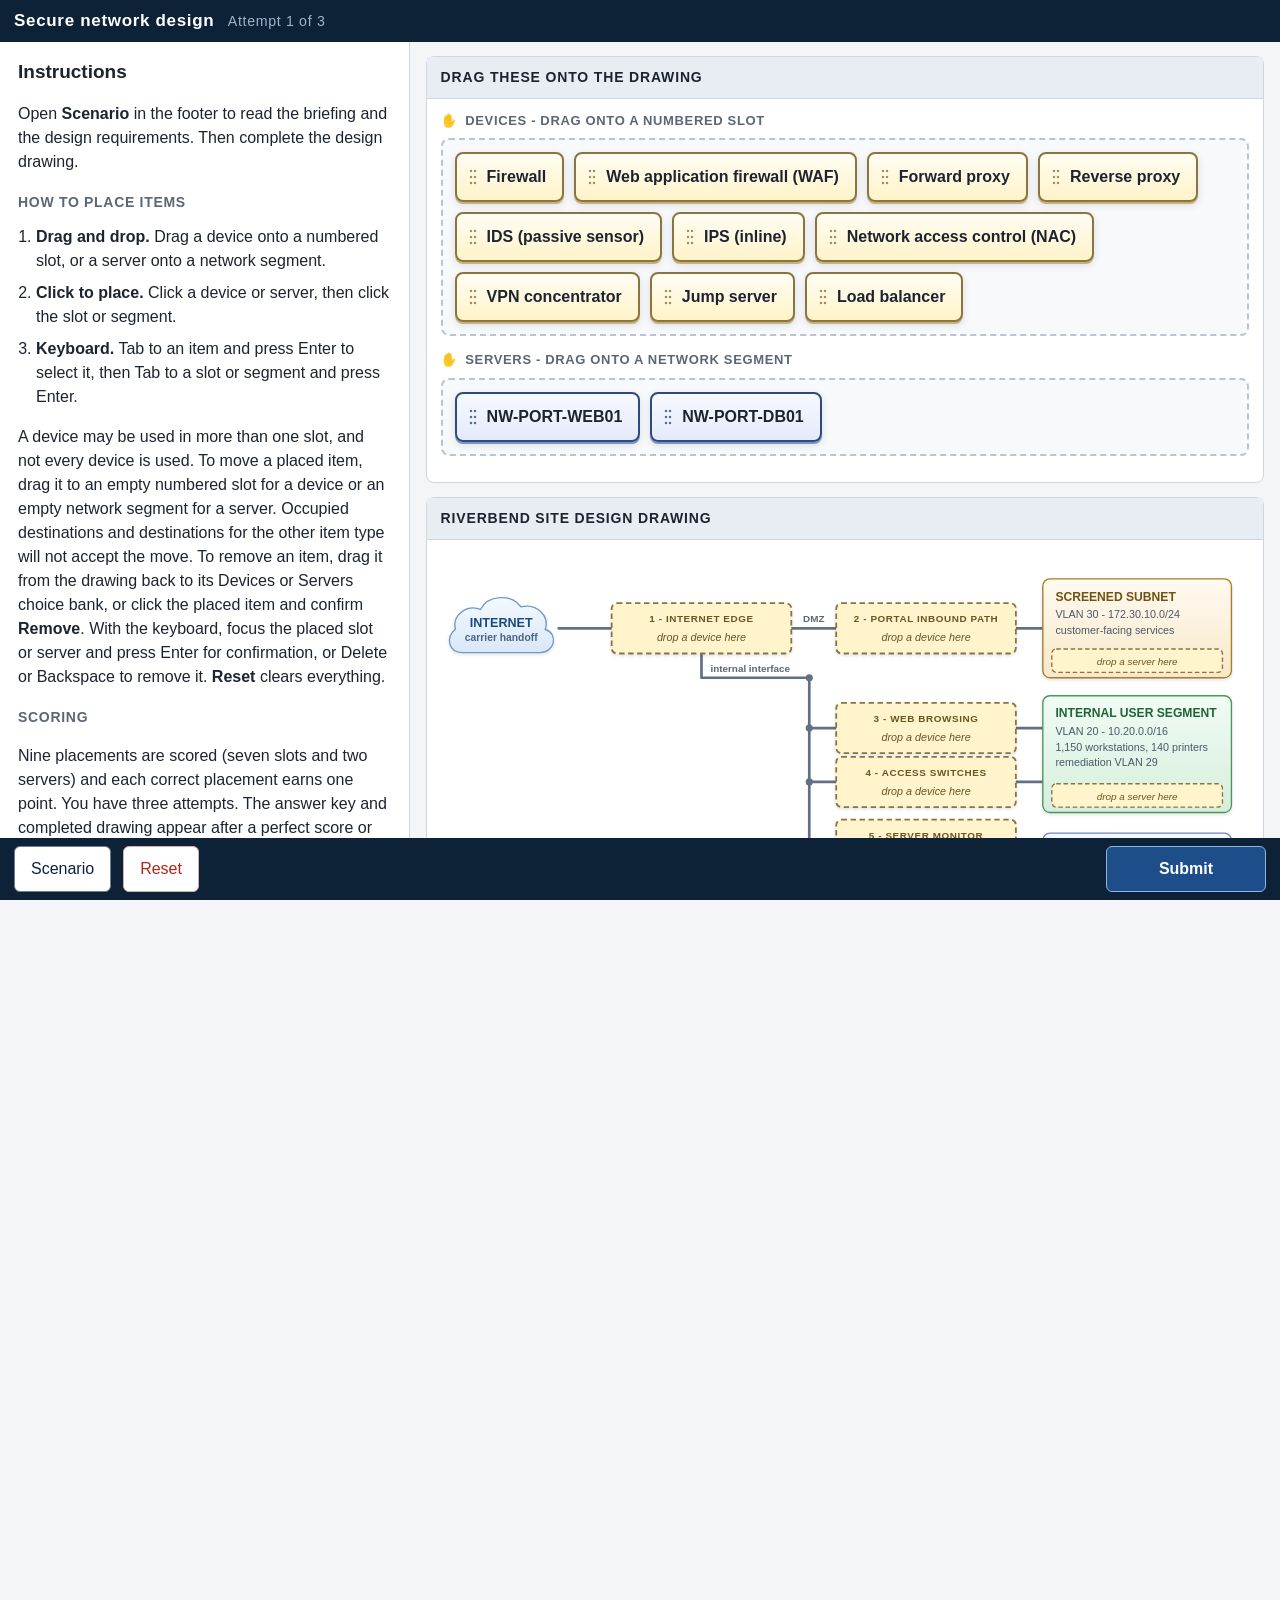
<file: network-diagram.html>
<!DOCTYPE html>
<html lang="en">
<head>
  <meta charset="utf-8" />
  <meta name="viewport" content="width=device-width, initial-scale=1" />
  <title>Secure Network Design</title>
    <link rel="stylesheet" href="assets/css/text-scale.css" />
  <style>
    :root {
      --navy: #0d2137;
      --ink: #1c2430;
      --muted: #5b6775;
      --line: #cfd6de;
      --paper: #f3f5f7;
      --white: #ffffff;
      --gold: #fff4cc;
      --allow: #157a3b;
      --deny: #b42318;
      --info: #1d4e89;
      --shadow: 0 10px 30px rgba(13, 33, 55, .18);
      --focus: #7766cc;
    }
    * { box-sizing: border-box; }
    html, body { height: 100%; }
    html { scroll-behavior: smooth; }
    body {
      margin: 0;
      color: var(--ink);
      background: var(--paper);
      font-family: "Segoe UI", Tahoma, Geneva, Verdana, sans-serif;
      font-size: calc(16px * var(--scale-body, 1) * var(--scale-all, 1));
      line-height: 1.5;
    }
    button, select { font: inherit; }
    button { cursor: pointer; }
    :focus-visible {
      outline: 3px solid var(--focus);
      outline-offset: 2px;
    }
    .sr-only {
      position: absolute;
      width: 1px;
      height: 1px;
      padding: 0;
      margin: -1px;
      overflow: hidden;
      clip: rect(0, 0, 0, 0);
      clip-path: inset(50%);
      white-space: nowrap;
      border: 0;
    }
    .screen { display: none; height: 100%; }
    .screen.active { display: flex; flex-direction: column; }
    .primary, .ghost, .danger {
      border-radius: 6px;
      padding: 10px 16px;
      border: 1px solid transparent;
    }
    .primary {
      background: #1d4e89;
      border-color: #8fb4dd;
      color: #fff;
      font-weight: 650;
      min-width: 160px;
    }
    .primary:hover { background: #163a66; }
    .ghost {
      background: var(--white);
      border-color: #6b7f94;
      color: var(--navy);
    }
    .ghost:hover { background: #eef3f8; }
    .danger {
      background: #fff;
      border-color: #d7b0ac;
      color: var(--deny);
    }
    .topbar, .bottombar {
      display: flex;
      align-items: center;
      gap: 12px;
      padding: 8px 14px;
      background: var(--navy);
      color: #d7e2ee;
      flex-wrap: wrap;
    }
    .brand { margin: 0; font-size: calc(17px * var(--scale-h1, 1) * var(--scale-all, 1)); font-weight: 700; color: #fff; letter-spacing: .04em; }
    .brand small { font-weight: 500; color: #9db4cc; margin-left: 8px; }
    .spacer { flex: 1; }
    .workspace {
      flex: 1;
      display: grid;
      grid-template-columns: minmax(300px, 32%) 1fr;
      min-height: 0;
      overflow: hidden;
    }
    .instructions {
      background: var(--white);
      border-right: 1px solid var(--line);
      padding: 16px 18px 24px;
      overflow: auto;
    }
    .instructions h2 { margin: 0 0 10px; font-size: calc(19px * var(--scale-h2, 1) * var(--scale-all, 1)); }
    .instructions h3 { margin: 18px 0 6px; font-size: calc(14px * var(--scale-h3, 1) * var(--scale-all, 1)); letter-spacing: .05em; text-transform: uppercase; color: var(--muted); }
    .instructions p, .instructions li { font-size: calc(16px * var(--scale-prose, 1) * var(--scale-all, 1)); }
    .requirements { margin: 12px 0 0; padding-left: 18px; }
    .requirements li { margin: 8px 0; }
    .main {
      padding: 14px 16px 20px;
      overflow: auto;
    }
    .panel {
      background: var(--white);
      border: 1px solid var(--line);
      border-radius: 8px;
      margin-bottom: 14px;
    }
    .panel h3 {
      margin: 0;
      padding: 10px 14px;
      font-size: calc(14px * var(--scale-h3, 1) * var(--scale-all, 1));
      letter-spacing: .06em;
      text-transform: uppercase;
      background: #e8edf3;
      border-bottom: 1px solid var(--line);
    }
    .panel-body { padding: 12px 14px; }

    /* Palette of draggable items */
    .palette-head {
      display: flex;
      align-items: center;
      gap: 8px;
      margin: 0 0 8px;
      font-size: calc(13px * var(--scale-small, 1) * var(--scale-all, 1));
      font-weight: 700;
      letter-spacing: .05em;
      text-transform: uppercase;
      color: var(--muted);
    }
    .palette-head + .palette { margin-bottom: 14px; }
    .palette {
      display: flex;
      flex-wrap: wrap;
      gap: 10px;
      padding: 12px;
      border: 2px dashed #b9c4d0;
      border-radius: 8px;
      background: #f7f9fb;
    }
    .palette.return-over { border-color: var(--info); background: #dbe7f7; }
    .drag-preview {
      position: fixed;
      z-index: 40;
      pointer-events: none;
      padding: 8px 12px;
      border: 2px solid var(--info);
      border-radius: 6px;
      background: var(--white);
      color: var(--ink);
      box-shadow: var(--shadow);
      font-weight: 700;
    }
    .chip {
      display: inline-flex;
      align-items: center;
      gap: 10px;
      padding: 11px 16px 11px 12px;
      border-radius: 8px;
      border: 2px solid #8a7440;
      background: linear-gradient(#fffdf3, #fff3c9);
      color: var(--ink);
      font-size: calc(16px * var(--scale-body, 1) * var(--scale-all, 1));
      font-weight: 700;
      cursor: grab;
      user-select: none;
      touch-action: manipulation;
      box-shadow: 0 2px 0 #c9b078, 0 3px 8px rgba(13, 33, 55, .12);
      transition: transform .12s ease, box-shadow .12s ease;
    }
    .chip::before {
      content: "";
      flex: none;
      width: 8px; height: 18px;
      background: radial-gradient(circle, #8a7440 1.4px, transparent 1.6px) 0 0 / 4px 6px;
      opacity: .8;
    }
    .chip:hover { transform: translateY(-2px); box-shadow: 0 4px 0 #c9b078, 0 8px 14px rgba(13, 33, 55, .18); }
    .chip:active { cursor: grabbing; transform: translateY(0); }
    .chip[aria-pressed="true"] {
      background: #1d4e89;
      border-color: #1d4e89;
      color: #fff;
    }
    .chip[aria-pressed="true"]::before { border-color: #fff; }
    .chip.dragging { opacity: .5; }
    .chip.system { border-color: #2f4a80; background: linear-gradient(#f7f9fe, #e3eafa); box-shadow: 0 2px 0 #7e93c2, 0 3px 8px rgba(13, 33, 55, .12); }
    .chip.system::before { background-image: radial-gradient(circle, #2f4a80 1.4px, transparent 1.6px); }
    .chip.system:hover { box-shadow: 0 4px 0 #7e93c2, 0 8px 14px rgba(13, 33, 55, .18); }
    .chip.system.placed { border-style: dashed; color: var(--muted); background: #f4f6f9; box-shadow: none; }
    .chip.system.placed::after { content: "placed"; font-size: .75em; font-weight: 600; color: var(--allow); }

    /* Diagram */
    .topo-wrap { overflow-x: auto; }
    .topo { width: 100%; min-width: 760px; height: auto; display: block; }
    .drop { cursor: pointer; }
    .drop.has-placement, .placed-system { cursor: grab; touch-action: none; user-select: none; }
    .placement-dragging { opacity: .5; }
    .placed-system:focus-visible rect { stroke: var(--focus); stroke-width: 3; }
    .drop:focus:not(:focus-visible) { outline: none; }
    .drop:focus-visible .slot-box, .drop:focus-visible .zone-box { stroke: var(--focus); stroke-width: 3; }
    .drop.over .slot-box, .drop.over .zone-box { stroke: var(--info); stroke-width: 3.5; }
    .drop.over .slot-box, .drop.over .zone-slot { fill: #dbe7f7; }
    .slot-box { fill: #fff4cc; stroke: #8a7440; stroke-width: 1.5; stroke-dasharray: 6 4; }
    .slot-box.filled { fill: #e2f0e7; stroke: #3f7a53; stroke-dasharray: none; }
    .slot-box { stroke-width: 2; }
    .slot-num { font-size: calc(11px * var(--scale-body, 1) * var(--scale-all, 1)); font-weight: 700; fill: #6b5520; letter-spacing: .06em; }
    .slot-num.filled { fill: #2c6242; }
    .slot-val { font-size: calc(12px * var(--scale-body, 1) * var(--scale-all, 1)); font-style: italic; font-weight: 500; fill: #6b5520; }
    .slot-val.filled { font-style: normal; font-weight: 700; font-size: calc(13px * var(--scale-body, 1) * var(--scale-all, 1)); fill: #17492f; }
    .zone-slot { fill: #fff4cc; stroke: #8a7440; stroke-width: 1.5; stroke-dasharray: 5 3; }
    .zone-slot.filled { fill: #e2f0e7; stroke: #3f7a53; stroke-dasharray: none; }
    .zone-val { font-size: calc(12px * var(--scale-body, 1) * var(--scale-all, 1)); font-weight: 700; fill: #17492f; }
    .zone-hint { font-size: calc(11px * var(--scale-body, 1) * var(--scale-all, 1)); font-style: italic; fill: #6b5520; }

    .legend {
      display: flex;
      gap: 14px;
      flex-wrap: wrap;
      margin-top: 8px;
      font-size: calc(14px * var(--scale-small, 1) * var(--scale-all, 1));
      color: var(--muted);
    }
    .swatch {
      display: inline-block;
      width: 10px; height: 10px;
      border-radius: 2px;
      margin-right: 5px;
      vertical-align: -1px;
    }

    .table-wrap { overflow-x: auto; }
    table.cfg {
      width: 100%;
      border-collapse: collapse;
      font-size: calc(15px * var(--scale-table, 1) * var(--scale-all, 1));
    }
    table.cfg th, table.cfg td {
      border: 1px solid #b7c2ce;
      padding: 6px 8px;
      text-align: left;
      vertical-align: top;
    }
    table.cfg thead th {
      background: #d9e2ec;
      font-size: calc(13px * var(--scale-table, 1) * var(--scale-all, 1));
      letter-spacing: .04em;
      text-transform: uppercase;
    }
    table.cfg tbody th {
      background: #eef2f6;
      font-weight: 700;
      width: 26%;
      white-space: nowrap;
    }
    table.cfg td.placed { width: 24%; color: #17492f; font-weight: 600; }
    table.cfg td.placed.empty { color: var(--muted); font-weight: 400; font-style: italic; }

    .hint {
      margin: 10px 0 0;
      font-size: calc(15px * var(--scale-small, 1) * var(--scale-all, 1));
      color: var(--muted);
    }
    .bottombar { justify-content: flex-start; }
    .scorepill {
      background: #081524;
      border: 1px solid #2a4663;
      padding: 4px 10px;
      border-radius: 4px;
    }
    .modal {
      display: none;
      position: fixed;
      inset: 0;
      background: rgba(8, 16, 28, .55);
      z-index: 20;
      align-items: center;
      justify-content: center;
      padding: 20px;
    }
    .modal.open { display: flex; }
    .modal-card {
      width: min(880px, 100%);
      max-height: 90vh;
      overflow: auto;
      background: #fff;
      border-radius: 8px;
      box-shadow: var(--shadow);
    }
    .modal-card .modal-head {
      display: flex;
      align-items: center;
      padding: 10px 14px;
      background: var(--navy);
      color: #fff;
    }
    .modal-card .modal-head h2 {
      margin: 0;
      font-size: calc(16px * var(--scale-body, 1) * var(--scale-all, 1));
      font-weight: 700;
    }
    .modal-body { padding: 14px 16px 20px; }
    .modal-body p { font-size: calc(16px * var(--scale-prose, 1) * var(--scale-all, 1)); }
    .modal-body .sc-h { margin: 18px 0 6px; font-size: calc(14px * var(--scale-h3, 1) * var(--scale-all, 1)); letter-spacing: .05em; text-transform: uppercase; color: var(--muted); }
    .modal-body .sc-list { margin: 0; padding-left: 22px; }
    .modal-body .sc-list li { margin: 8px 0; font-size: calc(16px * var(--scale-prose, 1) * var(--scale-all, 1)); }
    #confirmModal .modal-card { max-width: 420px; }
    .confirm-actions {
      display: flex;
      justify-content: flex-end;
      gap: 10px;
      margin-top: 18px;
    }
    .results-wrap {
      width: min(1000px, 100%);
      margin: 0 auto;
      padding: 20px 16px 40px;
    }
    .score-hero {
      background: var(--white);
      border: 1px solid var(--line);
      border-radius: 8px;
      padding: 22px 24px;
    }
    .score-hero h1 { margin: 0 0 6px; font-size: calc(22px * var(--scale-h1, 1) * var(--scale-all, 1)); }
    .big-score { font-size: calc(42px * var(--scale-score, 1) * var(--scale-all, 1)); font-weight: 750; margin: 8px 0; }
    .score-hero p { color: var(--muted); margin: 0 0 16px; }
    .result-actions { display: flex; gap: 10px; flex-wrap: wrap; }
    .answer-key {
      margin-top: 14px;
      background: var(--white);
      border: 1px solid var(--line);
      border-radius: 8px;
      padding: 18px 20px 22px;
    }
    .answer-key h2 { margin: 0 0 6px; font-size: calc(20px * var(--scale-h2, 1) * var(--scale-all, 1)); }
    .answer-key h3 { margin: 18px 0 6px; font-size: calc(16px * var(--scale-h3, 1) * var(--scale-all, 1)); }
    .answer-key p { margin: 0 0 14px; color: var(--muted); }
    .answer-key .table-wrap { overflow-x: auto; margin-bottom: 6px; }
    .key-diagram { border: 1px solid var(--line); border-radius: 8px; padding: 10px; background: #fbfcfd; }
    .key-topo .zone-hint { display: none; }
    .answer-key ol { margin: 0; padding-left: 22px; }
    .answer-key li { margin: 10px 0; font-size: calc(16px * var(--scale-prose, 1) * var(--scale-all, 1)); }
    table.key {
      width: 100%;
      border-collapse: collapse;
      font-size: calc(15px * var(--scale-table, 1) * var(--scale-all, 1));
    }
    table.key th, table.key td {
      border: 1px solid #b7c2ce;
      padding: 7px 8px;
      text-align: left;
    }
    table.key thead th {
      background: #d9e2ec;
      font-size: calc(13px * var(--scale-table, 1) * var(--scale-all, 1));
      letter-spacing: .04em;
      text-transform: uppercase;
    }
    @media (max-width: 980px) {
      html, body { height: auto; }
      .screen.active { height: auto; min-height: 100vh; }
      .workspace { grid-template-columns: minmax(0, 1fr); overflow: visible; }
      .main { min-width: 0; overflow: visible; }
      .instructions { border-right: 0; border-bottom: 1px solid var(--line); max-height: none; overflow: visible; }
    }
    @media (forced-colors: active) {
      .chip { border: 2px solid ButtonText; }
      .chip[aria-pressed="true"] { border: 3px solid Highlight; }
      .swatch { border: 1px solid CanvasText; }
      .slot-box { stroke: CanvasText; }
      .drop.over .slot-box, .drop.over .zone-box { stroke: Highlight; }
    }
    @media (prefers-reduced-motion: reduce) {
      html { scroll-behavior: auto; }
    }
    .skip {
      position: absolute;
      left: 8px;
      top: -48px;
      z-index: 30;
      padding: 8px 12px;
      background: var(--white);
      color: var(--navy);
      border: 2px solid var(--navy);
      border-radius: 6px;
      font-weight: 700;
    }
    .skip:focus { top: 8px; }
  </style>
</head>
<body>
  <section id="exam" class="screen active">
    <a class="skip" href="#main">Skip to the diagram</a>
    <header class="topbar">
      <h1 class="brand" id="examTitle" tabindex="-1">Secure network design <small id="attemptLabel">Attempt 1 of 3</small></h1>
      <div class="spacer"></div>
    </header>

    <div class="workspace">
      <aside class="instructions" tabindex="0" aria-label="Instructions">
        <h2>Instructions</h2>
        <p>Open <strong>Scenario</strong> in the footer to read the briefing and the design requirements. Then complete the design drawing.</p>
        <h3>How to place items</h3>
        <ol class="requirements">
          <li><strong>Drag and drop.</strong> Drag a device onto a numbered slot, or a server onto a network segment.</li>
          <li><strong>Click to place.</strong> Click a device or server, then click the slot or segment.</li>
          <li><strong>Keyboard.</strong> Tab to an item and press Enter to select it, then Tab to a slot or segment and press Enter.</li>
        </ol>
        <p>A device may be used in more than one slot, and not every device is used. To move a placed item, drag it to an empty numbered slot for a device or an empty network segment for a server. Occupied destinations and destinations for the other item type will not accept the move. To remove an item, drag it from the drawing back to its Devices or Servers choice bank, or click the placed item and confirm <strong>Remove</strong>. With the keyboard, focus the placed slot or server and press Enter for confirmation, or Delete or Backspace to remove it. <strong>Reset</strong> clears everything.</p>
        <h3>Scoring</h3>
        <p>Nine placements are scored (seven slots and two servers) and each correct placement earns one point. You have three attempts. The answer key and completed drawing appear after a perfect score or after the third attempt.</p>
      </aside>

      <main class="main" id="main" tabindex="-1">
        <h2 class="sr-only">Palette, design drawing, and requirement tables</h2>
        <div class="panel">
          <h3>Drag these onto the drawing</h3>
          <div class="panel-body">
            <p class="sr-only" id="paletteHelp">Drag an item onto the diagram, or press Enter to select it and then activate a slot or segment in the diagram. Drag a placed device to an empty numbered slot or a placed server to an empty network segment to move it. Drag a placed item back to its choice bank to remove it, or click the placed item for removal confirmation.</p>
            <p class="palette-head"><span aria-hidden="true">&#9995;</span> Devices - drag onto a numbered slot</p>
            <div class="palette" id="controlPalette" role="group" aria-label="Devices" aria-describedby="paletteHelp"></div>
            <p class="palette-head"><span aria-hidden="true">&#9995;</span> Servers - drag onto a network segment</p>
            <div class="palette" id="systemPalette" role="group" aria-label="Servers" aria-describedby="paletteHelp"></div>
          </div>
        </div>

        <div class="panel">
          <h3>Riverbend site design drawing</h3>
          <div class="panel-body">
            <div class="topo-wrap" tabindex="0" role="group" aria-label="Design drawing, scrolls sideways on narrow screens">
            <svg class="topo" viewBox="0 0 900 640" role="group" aria-labelledby="topoTitle" aria-describedby="topoDesc">
              <title id="topoTitle">Northwind Riverbend network design with seven empty device slots and four network segments</title>
              <desc id="topoDesc">The internet reaches slot 1 at the edge. Slot 1 has two separate legs: a DMZ interface that passes through slot 2 to the screened subnet on VLAN 30, and an internal interface that feeds a vertical trunk to the internal segments, so traffic between the screened subnet and any internal segment must cross slot 1. Slots 3 and 4 sit on the two paths to the internal user segment on VLAN 20, one for web browsing and one for the access switches. The server segment on VLAN 40 is reached over a routed link, and slot 5 hangs off that link on a SPAN or tap connection. Remote users reach slot 6, and administrative sessions then pass through slot 7 in the management segment on VLAN 10 and on to the server segment. Each slot and each segment is a drop target.</desc>
              <defs>
                <linearGradient id="gCloud" x1="0" x2="0" y1="0" y2="1"><stop offset="0" stop-color="#f4f9ff"/><stop offset="1" stop-color="#d8e8f8"/></linearGradient>
                <linearGradient id="gDmz" x1="0" x2="0" y1="0" y2="1"><stop offset="0" stop-color="#fffaf0"/><stop offset="1" stop-color="#f8e8c9"/></linearGradient>
                <linearGradient id="gUser" x1="0" x2="0" y1="0" y2="1"><stop offset="0" stop-color="#f1fbf4"/><stop offset="1" stop-color="#d5efdc"/></linearGradient>
                <linearGradient id="gSrv" x1="0" x2="0" y1="0" y2="1"><stop offset="0" stop-color="#f4f7fd"/><stop offset="1" stop-color="#dde5f6"/></linearGradient>
                <linearGradient id="gMgmt" x1="0" x2="0" y1="0" y2="1"><stop offset="0" stop-color="#f7f4fb"/><stop offset="1" stop-color="#e6dcf2"/></linearGradient>
                <filter id="nodeShadow" x="-10%" y="-10%" width="120%" height="130%"><feDropShadow dx="0" dy="1.5" stdDeviation="1.5" flood-color="#0d2137" flood-opacity=".14"/></filter>
              </defs>
              <g font-family="Segoe UI, Tahoma, Geneva, Verdana, sans-serif">
                <!-- solid links -->
                <path d="M131 85 H190 M390 85 H440 M640 85 H670 M290 113 V140 H410 V515 M410 196 H440 M640 196 H670 M410 256 H440 M640 256 H670 M410 368 H670 M160 515 H190 M390 515 H410 M290 543 V570"
                      fill="none" stroke="#617181" stroke-width="3" stroke-linecap="round" stroke-linejoin="round"/>
                <!-- SPAN / tap -->
                <path d="M540 354 V368" fill="none" stroke="#7c8b9b" stroke-width="2.5" stroke-dasharray="6 4" stroke-linecap="round"/>
                <!-- administrative session path -->
                <path d="M390 598 H655 V515 H670 M775 460 V425" fill="none" stroke="#3f6ea8" stroke-width="2.5" stroke-dasharray="7 5" stroke-linecap="round" stroke-linejoin="round"/>
                <circle cx="410" cy="140" r="4" fill="#617181"/>
                <text x="300" y="134" style="font-size:calc(11px * var(--scale-diagram, 1) * var(--scale-all, 1))" font-weight="700" fill="#5b6775">internal interface</text>
                <text id="dmzLabel" x="415" y="78" text-anchor="middle" style="font-size:calc(11px * var(--scale-diagram, 1) * var(--scale-all, 1))" font-weight="700" fill="#5b6775">DMZ</text>
                <circle cx="410" cy="196" r="4" fill="#617181"/>
                <circle cx="410" cy="256" r="4" fill="#617181"/>
                <circle cx="410" cy="368" r="4" fill="#617181"/>
                <circle cx="410" cy="515" r="4" fill="#617181"/>
                <circle cx="540" cy="368" r="4" fill="#7c8b9b"/>
                <text x="552" y="364" style="font-size:calc(11.5px * var(--scale-diagram, 1) * var(--scale-all, 1))" font-weight="700" fill="#5b6775">SPAN / tap</text>

                <g transform="translate(0,-62)">
                  <path d="M24 174 C8 174 5 157 16 148 C12 132 29 120 44 126 C52 110 78 108 89 123 C108 119 121 134 116 148 C131 153 127 174 110 174 Z" fill="url(#gCloud)" stroke="#6f99c2" stroke-width="1.5" filter="url(#nodeShadow)"/>
                  <text x="67" y="145" text-anchor="middle" style="font-size:calc(14px * var(--scale-diagram, 1) * var(--scale-all, 1))" font-weight="700" fill="#174a7e">INTERNET</text>
                  <text x="67" y="161" text-anchor="middle" style="font-size:calc(11.5px * var(--scale-diagram, 1) * var(--scale-all, 1))" font-weight="600" fill="#4c6680">carrier handoff</text>
                </g>
                <rect x="10" y="487" width="150" height="56" rx="7" fill="url(#gCloud)" stroke="#6f99c2" stroke-width="1.5" filter="url(#nodeShadow)"/>
                <text x="85" y="509" text-anchor="middle" style="font-size:calc(13px * var(--scale-diagram, 1) * var(--scale-all, 1))" font-weight="700" fill="#174a7e">REMOTE USERS</text>
                <text x="85" y="524" text-anchor="middle" style="font-size:calc(11.5px * var(--scale-diagram, 1) * var(--scale-all, 1))" fill="#4c6680">staff and administrators</text>
                <text x="85" y="537" text-anchor="middle" style="font-size:calc(11.5px * var(--scale-diagram, 1) * var(--scale-all, 1))" fill="#4c6680">over the internet</text>

                <g class="drop" id="drop-dmz" data-kind="system" data-target="Screened subnet - VLAN 30" tabindex="0" role="button" aria-label="Screened subnet, VLAN 30 - 172.30.10.0/24. No server placed. Drop target for a server.">
                <rect class="zone-box" x="670" y="30" width="210" height="110" rx="8" fill="url(#gDmz)" stroke="#a97c28" stroke-width="1.5" filter="url(#nodeShadow)"/>
                <text x="684" y="54" style="font-size:calc(13.5px * var(--scale-diagram, 1) * var(--scale-all, 1))" font-weight="700" fill="#725113">SCREENED SUBNET</text>
                <text x="684" y="74" style="font-size:calc(12px * var(--scale-diagram, 1) * var(--scale-all, 1))" fill="#4b5968">VLAN 30 - 172.30.10.0/24</text>
                <text x="684" y="91" style="font-size:calc(12px * var(--scale-diagram, 1) * var(--scale-all, 1))" fill="#4b5968">customer-facing services</text>
                <rect class="zone-slot" x="680" y="108" width="190" height="26" rx="5"/>
                <text class="zone-hint" id="zonehint-dmz" x="775" y="126" text-anchor="middle">drop a server here</text>
                <text class="zone-val" id="zoneval-dmz" x="775" y="126" text-anchor="middle"></text>
                </g>
                <g class="drop" id="drop-user" data-kind="system" data-target="Internal user segment - VLAN 20" tabindex="0" role="button" aria-label="Internal user segment, VLAN 20 - 10.20.0.0/16. No server placed. Drop target for a server.">
                <rect class="zone-box" x="670" y="160" width="210" height="130" rx="8" fill="url(#gUser)" stroke="#4b9562" stroke-width="1.5" filter="url(#nodeShadow)"/>
                <text x="684" y="184" style="font-size:calc(13.5px * var(--scale-diagram, 1) * var(--scale-all, 1))" font-weight="700" fill="#1f6437">INTERNAL USER SEGMENT</text>
                <text x="684" y="204" style="font-size:calc(12px * var(--scale-diagram, 1) * var(--scale-all, 1))" fill="#4b5968">VLAN 20 - 10.20.0.0/16</text>
                <text x="684" y="221" style="font-size:calc(12px * var(--scale-diagram, 1) * var(--scale-all, 1))" fill="#4b5968">1,150 workstations, 140 printers</text>
                <text x="684" y="238" style="font-size:calc(12px * var(--scale-diagram, 1) * var(--scale-all, 1))" fill="#4b5968">remediation VLAN 29</text>
                <rect class="zone-slot" x="680" y="258" width="190" height="26" rx="5"/>
                <text class="zone-hint" id="zonehint-user" x="775" y="276" text-anchor="middle">drop a server here</text>
                <text class="zone-val" id="zoneval-user" x="775" y="276" text-anchor="middle"></text>
                </g>
                <g class="drop" id="drop-srv" data-kind="system" data-target="Server segment - VLAN 40" tabindex="0" role="button" aria-label="Server segment, VLAN 40 - 10.40.5.0/24. No server placed. Drop target for a server.">
                <rect class="zone-box" x="670" y="313" width="210" height="112" rx="8" fill="url(#gSrv)" stroke="#7089b8" stroke-width="1.5" filter="url(#nodeShadow)"/>
                <text x="684" y="337" style="font-size:calc(13.5px * var(--scale-diagram, 1) * var(--scale-all, 1))" font-weight="700" fill="#2f4a80">SERVER SEGMENT</text>
                <text x="684" y="357" style="font-size:calc(12px * var(--scale-diagram, 1) * var(--scale-all, 1))" fill="#4b5968">VLAN 40 - 10.40.5.0/24</text>
                <text x="684" y="374" style="font-size:calc(12px * var(--scale-diagram, 1) * var(--scale-all, 1))" fill="#4b5968">ERP, file services, backups</text>
                <rect class="zone-slot" x="680" y="393" width="190" height="26" rx="5"/>
                <text class="zone-hint" id="zonehint-srv" x="775" y="411" text-anchor="middle">drop a server here</text>
                <text class="zone-val" id="zoneval-srv" x="775" y="411" text-anchor="middle"></text>
                </g>
                <g class="drop" id="drop-mgmt" data-kind="system" data-target="Management segment - VLAN 10" tabindex="0" role="button" aria-label="Management segment, VLAN 10 - 10.10.0.0/24. No server placed. Drop target for a server.">
                <rect class="zone-box" x="670" y="460" width="210" height="110" rx="8" fill="url(#gMgmt)" stroke="#8a72b0" stroke-width="1.5" filter="url(#nodeShadow)"/>
                <text x="684" y="484" style="font-size:calc(13.5px * var(--scale-diagram, 1) * var(--scale-all, 1))" font-weight="700" fill="#4f3a78">MANAGEMENT SEGMENT</text>
                <text x="684" y="504" style="font-size:calc(12px * var(--scale-diagram, 1) * var(--scale-all, 1))" fill="#4b5968">VLAN 10 - 10.10.0.0/24</text>
                <text x="684" y="521" style="font-size:calc(12px * var(--scale-diagram, 1) * var(--scale-all, 1))" fill="#4b5968">network and server administration</text>
                <rect class="zone-slot" x="680" y="538" width="190" height="26" rx="5"/>
                <text class="zone-hint" id="zonehint-mgmt" x="775" y="556" text-anchor="middle">drop a server here</text>
                <text class="zone-val" id="zoneval-mgmt" x="775" y="556" text-anchor="middle"></text>
                </g>
                <g class="drop" id="drop-s1" data-kind="control" data-target="s1" tabindex="0" role="button" aria-label="Slot 1 - Internet edge. Empty."><rect id="slotbox-s1" class="slot-box" x="190" y="57" width="200" height="56" rx="6" filter="url(#nodeShadow)"/><text id="slotnum-s1" class="slot-num" x="290" y="78" text-anchor="middle">1 - INTERNET EDGE</text><text id="slotval-s1" class="slot-val" x="290" y="99" text-anchor="middle">drop a device here</text></g>
                <g class="drop" id="drop-s2" data-kind="control" data-target="s2" tabindex="0" role="button" aria-label="Slot 2 - Portal inbound path. Empty."><rect id="slotbox-s2" class="slot-box" x="440" y="57" width="200" height="56" rx="6" filter="url(#nodeShadow)"/><text id="slotnum-s2" class="slot-num" x="540" y="78" text-anchor="middle">2 - PORTAL INBOUND PATH</text><text id="slotval-s2" class="slot-val" x="540" y="99" text-anchor="middle">drop a device here</text></g>
                <g class="drop" id="drop-s3" data-kind="control" data-target="s3" tabindex="0" role="button" aria-label="Slot 3 - Web browsing. Empty."><rect id="slotbox-s3" class="slot-box" x="440" y="168" width="200" height="56" rx="6" filter="url(#nodeShadow)"/><text id="slotnum-s3" class="slot-num" x="540" y="189" text-anchor="middle">3 - WEB BROWSING</text><text id="slotval-s3" class="slot-val" x="540" y="210" text-anchor="middle">drop a device here</text></g>
                <g class="drop" id="drop-s4" data-kind="control" data-target="s4" tabindex="0" role="button" aria-label="Slot 4 - Access switches. Empty."><rect id="slotbox-s4" class="slot-box" x="440" y="228" width="200" height="56" rx="6" filter="url(#nodeShadow)"/><text id="slotnum-s4" class="slot-num" x="540" y="249" text-anchor="middle">4 - ACCESS SWITCHES</text><text id="slotval-s4" class="slot-val" x="540" y="270" text-anchor="middle">drop a device here</text></g>
                <g class="drop" id="drop-s5" data-kind="control" data-target="s5" tabindex="0" role="button" aria-label="Slot 5 - Server monitor. Empty."><rect id="slotbox-s5" class="slot-box" x="440" y="298" width="200" height="56" rx="6" filter="url(#nodeShadow)"/><text id="slotnum-s5" class="slot-num" x="540" y="319" text-anchor="middle">5 - SERVER MONITOR</text><text id="slotval-s5" class="slot-val" x="540" y="340" text-anchor="middle">drop a device here</text></g>
                <g class="drop" id="drop-s6" data-kind="control" data-target="s6" tabindex="0" role="button" aria-label="Slot 6 - Remote access. Empty."><rect id="slotbox-s6" class="slot-box" x="190" y="487" width="200" height="56" rx="6" filter="url(#nodeShadow)"/><text id="slotnum-s6" class="slot-num" x="290" y="508" text-anchor="middle">6 - REMOTE ACCESS</text><text id="slotval-s6" class="slot-val" x="290" y="529" text-anchor="middle">drop a device here</text></g>
                <g class="drop" id="drop-s7" data-kind="control" data-target="s7" tabindex="0" role="button" aria-label="Slot 7 - Admin entry. Empty."><rect id="slotbox-s7" class="slot-box" x="190" y="570" width="200" height="56" rx="6" filter="url(#nodeShadow)"/><text id="slotnum-s7" class="slot-num" x="290" y="591" text-anchor="middle">7 - ADMIN ENTRY</text><text id="slotval-s7" class="slot-val" x="290" y="612" text-anchor="middle">drop a device here</text></g>
                <g id="placedServers"></g>
              </g>
            </svg>
            </div>
            <div class="legend">
              <span><i class="swatch" style="background:#cfe0f5"></i>Untrusted</span>
              <span><i class="swatch" style="background:#f3e0b8"></i>Screened subnet</span>
              <span><i class="swatch" style="background:#c5e6d0"></i>User segment</span>
              <span><i class="swatch" style="background:#dbe3f4"></i>Server segment</span>
              <span><i class="swatch" style="background:#e6dcf2"></i>Management segment</span>
              <span><i class="swatch" style="background:#fff4cc;border:1px dashed #8a7440"></i>Empty slot</span>
              <span><i class="swatch" style="background:#e2f0e7;border:1px solid #3f7a53"></i>Placed device</span>
              <span><i class="swatch" style="background:transparent;border-radius:0;border-bottom:2px dashed #3f6ea8"></i>Administrative session path</span>
            </div>
          </div>
        </div>

        <div class="panel">
          <h3>Slot requirements</h3>
          <div class="panel-body">
            <div class="table-wrap">
              <table class="cfg" id="slotTable">
                <caption class="sr-only">Seven device slots, the requirement for each, and the device currently placed.</caption>
                <thead>
                  <tr>
                    <th scope="col">Slot</th>
                    <th scope="col">Requirement</th>
                    <th scope="col">Placed</th>
                  </tr>
                </thead>
                <tbody></tbody>
              </table>
            </div>
          </div>
        </div>

        <div class="panel">
          <h3>Servers to place</h3>
          <div class="panel-body">
            <div class="table-wrap">
              <table class="cfg" id="systemTable">
                <caption class="sr-only">Two servers, what each does, and the segment it is currently placed in.</caption>
                <thead>
                  <tr>
                    <th scope="col">Server</th>
                    <th scope="col">Role</th>
                    <th scope="col">Placed in</th>
                  </tr>
                </thead>
                <tbody></tbody>
              </table>
            </div>
          </div>
        </div>
      </main>
    </div>

    <footer class="bottombar">
      <button type="button" class="ghost" id="btnScenario">Scenario</button>
      <button type="button" class="danger" id="btnReset">Reset</button>
      <div class="spacer"></div>
      <button type="button" class="primary" id="btnGrade">Submit</button>
    </footer>
  </section>

  <section id="results" class="screen" aria-hidden="true" inert hidden>
    <header class="topbar">
      <div class="brand">Secure network design <small>Score</small></div>
      <div class="spacer"></div>
      <div class="scorepill" id="scorePill" aria-hidden="true"></div>
    </header>
    <div class="results-wrap" role="region" aria-labelledby="scoreTitle">
      <div class="score-hero">
        <h1 id="scoreTitle" tabindex="-1">Score</h1>
        <div class="big-score" id="bigScore"></div>
        <p id="bestScore"></p>
        <p id="resultMessage"></p>
        <div class="result-actions">
          <button type="button" class="primary" id="btnRetry">Try again</button>
          <button type="button" class="ghost" id="btnRestart" hidden>Restart exercise</button>
        </div>
      </div>
      <div id="answerKey"></div>
    </div>
  </section>

  <div class="modal" id="scenario" role="dialog" aria-modal="true" aria-labelledby="scTitle" aria-describedby="scDesc" aria-hidden="true" inert>
    <div class="modal-card" tabindex="0">
      <div class="modal-head">
        <h2 id="scTitle">Scenario</h2>
        <div class="spacer"></div>
        <button type="button" class="ghost" data-close="scenario">Close</button>
      </div>
      <div class="modal-body">
        <p id="scDesc">Briefing and design requirements for the Northwind Riverbend secure network design exercise.</p>
        <p>Northwind is rebuilding the network at its Riverbend site. The site has about 1,150 office users, a customer-facing order portal, and a team of administrators who manage the servers remotely.</p>
        <p>A recent assessment found that the order portal is vulnerable to SQL injection, unmanaged laptops can join the office network, administrators connect to servers directly from their own laptops over a shared VPN with no second factor, and outbound web activity cannot be tied to a user. The change board wants server traffic monitored for attacks but will not allow any new inline device on the server segment.</p>
        <p>You have been given the site drawing with seven empty device slots. Place the correct security device in each slot and place the two portal servers in the correct network segments.</p>
        <h3 class="sc-h">Device slot requirements</h3>
        <ol id="scSlots" class="sc-list"></ol>
        <h3 class="sc-h">Servers to place</h3>
        <ul id="scSystems" class="sc-list"></ul>
      </div>
    </div>
  </div>

  <div class="modal" id="confirmModal" role="alertdialog" aria-modal="true" aria-labelledby="confirmTitle" aria-describedby="confirmBody" aria-hidden="true" inert>
    <div class="modal-card" tabindex="0">
      <div class="modal-head">
        <h2 id="confirmTitle">Confirm</h2>
      </div>
      <div class="modal-body">
        <p id="confirmBody"></p>
        <div class="confirm-actions">
          <button type="button" class="ghost" id="confirmCancel">Cancel</button>
          <button type="button" class="primary" id="confirmOk">Submit</button>
        </div>
      </div>
    </div>
  </div>

  <p class="sr-only" id="actionStatus" role="status" aria-live="polite"></p>

<script>
(function(_0x1f1cd3,_0xf4c231){var _0x601cd7={_0x2bef65:0x701,_0x2265af:0x363,_0x11e4d7:0x1da,_0x3cc894:0x1b5,_0x570888:0x5b9,_0x59aced:0x293},_0xf6e40d=_0x9aa4,_0x33fca4=_0x1f1cd3();while(!![]){try{var _0x584a28=-parseInt(_0xf6e40d(_0x601cd7._0x2bef65))/(-0x219*0x1+-0x6d*0x50+0x1*0x242a)*(-parseInt(_0xf6e40d(0x5e2))/(0x242f+-0x1a*0x160+0x1*-0x6d))+parseInt(_0xf6e40d(0x3f1))/(-0x1*-0xd36+0x255a*-0x1+0x1827)*(-parseInt(_0xf6e40d(_0x601cd7._0x2265af))/(0x1408+0xfac+-0x23b0))+parseInt(_0xf6e40d(0x2e6))/(-0x270b+0xe*-0x6a+-0x2cdc*-0x1)*(-parseInt(_0xf6e40d(0x6c7))/(-0xf2f*-0x2+-0x4*-0x5c0+-0x3558))+parseInt(_0xf6e40d(_0x601cd7._0x11e4d7))/(-0x13cd+0x263+0x1171)+parseInt(_0xf6e40d(_0x601cd7._0x3cc894))/(0xb7+0x11*0x8e+0xa1d*-0x1)+-parseInt(_0xf6e40d(_0x601cd7._0x570888))/(0x23dd+0x1a1e+0x6*-0xa53)+parseInt(_0xf6e40d(_0x601cd7._0x59aced))/(-0xc30+-0x7c4+0x13fe);if(_0x584a28===_0xf4c231)break;else _0x33fca4['push'](_0x33fca4['shift']());}catch(_0x5b5974){_0x33fca4['push'](_0x33fca4['shift']());}}}(_0x2f64,0x4b9+0xa6a02+-0x6*-0x92a1),(function(){'use strict';var _0x20a475={_0x1cb85d:0x4c8,_0x199a0f:0x504,_0x455cc5:0x384,_0x5dd536:0x536,_0x4a1b58:0x66b,_0x25008c:0x6ce,_0x10bfc9:0x1cd,_0x4fab3c:0x1dd,_0x67b6d2:0x67d,_0x4f9745:0x664,_0x26dcfb:0x3ce,_0x2a8fcf:0x466,_0x3a5a8d:0x335,_0x2ac38f:0x611,_0x1dfbe5:0x444,_0x402736:0x4d3,_0x1b2c1f:0x1e8,_0x5c300c:0x51b,_0x71b8c9:0x42e,_0x62bfc0:0x1d8,_0x29433d:0x71e,_0x46e8ed:0x3be,_0x2054a4:0x4f3,_0x5bc55b:0x618,_0x10c9f4:0x67f,_0x33671e:0x3ad,_0x826201:0x267,_0x3f72d9:0x716,_0x242622:0x28d,_0x233924:0x5b1,_0x22c1be:0x53c,_0x167077:0x5bf,_0x14203b:0x654,_0x1e9aa9:0x59d,_0x112e64:0x1f2,_0x43bb27:0x47e,_0x1e7c4b:0x378,_0xe60032:0x361,_0x56dcc2:0x2aa,_0x2767fb:0x226,_0x47d392:0x688,_0x56114d:0x2b6,_0x1b3b26:0x2a0,_0x2b6b94:0x2bc,_0x5dc583:0x221,_0x5b0349:0x6fa,_0x14e61f:0x1f6,_0x130f1c:0x331,_0x40bfcd:0x4b3,_0x429862:0x68e,_0x288ebf:0x3d9,_0x24edaf:0x24c,_0x386d0f:0x32b,_0x4c2509:0x3b7,_0x5be21a:0x581,_0x12b9f8:0x6d1,_0x5309a9:0x49a,_0x2da2c7:0x6ae,_0x1a922a:0x5e1,_0x3c1c4e:0x614,_0x947074:0x263,_0xf098f8:0x49d,_0x2ab885:0x438,_0x2d2e4e:0x65f,_0x3ca6ca:0x3e2,_0x31c838:0x61f,_0x1d61e5:0x42a,_0x34c2d7:0x3e7,_0x4f7dd0:0x3d0,_0x465ec6:0x2f8,_0x2d4919:0x732,_0x1361bb:0x652,_0x551bcf:0x2b0,_0x21144c:0x4b0,_0x41d504:0x718,_0xab088b:0x4b8,_0x402215:0x552,_0x3947bd:0x342,_0x3b1a8e:0x5c9,_0x156bd7:0x317,_0x15963a:0x58c,_0x339dd4:0x569,_0x5bfed8:0x343,_0x3ae8c1:0x2c5,_0x2cd7a8:0x634,_0x1b7cb0:0x4dd,_0xb3c75:0x48e,_0x41bcc0:0x1ff,_0x514a47:0x51c,_0x598ccb:0x1ae,_0x225977:0x60e,_0x28abe6:0x41d,_0x4e5b4e:0x5a8,_0x1dc187:0x6ba,_0x4d58f1:0x3c0,_0xed9856:0x250,_0x1b29bd:0x414,_0x7dd867:0x312,_0x4dee25:0x643,_0x3733b6:0x41e,_0x26633c:0x23f,_0x51568a:0x6e6,_0x55fbac:0x257,_0x34dd11:0x723,_0x627edc:0x409,_0x2bd13b:0x456,_0x295b45:0x31e,_0x431964:0x682,_0x288e97:0x6a8,_0x32e7a3:0x27d,_0x34fe48:0x367,_0x3d8c40:0x1aa,_0x313c39:0x2b7,_0xa6189b:0x3d5,_0x25e898:0x66e,_0x3da703:0x708,_0x438985:0x53d,_0x1b844a:0x6b6,_0x1ed453:0x54c,_0x42e56d:0x485,_0x3fad3f:0x3a7,_0x160160:0x2c6,_0x5456aa:0x531,_0x532c3f:0x455,_0x44058f:0x31b,_0x248901:0x283,_0xcae84c:0x2ac,_0x2e3313:0x32d,_0x2ffaf7:0x1cc,_0x590fde:0x58b,_0x17ddf1:0x26d,_0x51c965:0x3ab,_0x5e2926:0x43c,_0xe7e02d:0x21d,_0x1b5b14:0x264,_0x231626:0x2c3,_0x23f7d9:0x371,_0x5ac7dc:0x439,_0x2ed800:0x3e5,_0x15335a:0x2f0,_0x20c47f:0x51f,_0x443856:0x548,_0x1891f2:0x702,_0x5dc419:0x2b4,_0xd6f2ac:0x46c,_0x3b2f2e:0x329,_0x40edc3:0x473,_0x1d0602:0x5ec,_0x2e347b:0x59c,_0x3a9026:0x2f9,_0x59248f:0x6fc,_0x49d12c:0x670,_0x1ee88c:0x711,_0x3a1f57:0x583,_0x193536:0x54a,_0x4fb2f7:0x1a5,_0x42cc98:0x633,_0x5c1abd:0x6df,_0xb09d46:0x1fe,_0x444b05:0x4a2,_0x18676f:0x626,_0x5a4de3:0x499,_0x266461:0x6d6,_0x3db433:0x3b3,_0x30e8fe:0x1c6,_0x1c4a7e:0x1ab,_0x285e6e:0x4a6,_0xe45769:0x3c3,_0x3ceadf:0x2be,_0x487e04:0x327,_0x439ffe:0x6a8,_0x37967d:0x729,_0x236493:0x6a8,_0x5469eb:0x1f0,_0x4c78cf:0x65e,_0x55cb95:0x6fe,_0x5b5cc5:0x6cf,_0xe403e9:0x4a8,_0xf32207:0x43a,_0x1b44ec:0x4d1,_0x5aa646:0x5fa,_0x1c0122:0x3f5,_0x34478c:0x27e,_0x2f568a:0x6cd,_0x1bf30e:0x650,_0x3ce219:0x493,_0x43316b:0x1d1,_0x2a807e:0x712,_0x447f16:0x61d,_0x22b1be:0x500,_0x34a5ea:0x4ed,_0x356733:0x3b5,_0x4d69c5:0x4e8,_0x514e44:0x2e7,_0x46ec69:0x29a,_0xdb54b3:0x59e,_0x1eea93:0x5ba,_0x452544:0x4dc,_0x4d01fd:0x6b0,_0x464cfb:0x333,_0x590112:0x6e1,_0x42496c:0x3c8,_0x4669f0:0x29d,_0x418405:0x4d9,_0x3c5f53:0x460,_0x6bb20f:0x4e9,_0x8c28e9:0x2de,_0x42e291:0x66a,_0x1f5a45:0x6a1,_0x2eea92:0x503,_0x2b29d9:0x5c6,_0x39db35:0x2a2,_0x18db3b:0x5df,_0x29dc75:0x642,_0x575e7c:0x6be,_0x5aab98:0x660,_0x29f575:0x332,_0xd0e357:0x2a1,_0x4a5418:0x447,_0xecb35a:0x42f,_0x52e73b:0x2a5,_0x49344b:0x395,_0x5321bc:0x2c4,_0x5f22e1:0x2ee,_0x205328:0x425,_0x46bacb:0x72f,_0x7d793:0x3a1,_0x4d3bec:0x312,_0x9b41c4:0x519,_0x17ab49:0x396,_0x4ee0d4:0x458,_0x5163bf:0x1c1,_0x3d14d6:0x467,_0x4b525a:0x507,_0x30878a:0x3f2,_0x1f7e92:0x5e5,_0x3326e3:0x5cc,_0x4cb7e8:0x71b,_0x2070ee:0x33f,_0x256962:0x34d,_0x3d7d31:0x6ee,_0x29a78d:0x647,_0x4c064e:0x5d3,_0x12d44e:0x6ef,_0x2772a3:0x586,_0x3d9e87:0x5a6,_0xbc1d3d:0x441,_0x2ed4cc:0x2e8,_0x452194:0x262,_0x3224a8:0x1e6,_0x1dd167:0x727,_0x4a2949:0x252,_0x5d53f7:0x377,_0x15aeea:0x55d,_0x1de647:0x617,_0x576e8f:0x2b8,_0xa2af70:0x3ee,_0x31f361:0x65c,_0x4bc5a6:0x545,_0x17b604:0x1fa,_0x342f0c:0x562,_0x20780e:0x2d4,_0x436edc:0x56f,_0x39ec44:0x68d,_0x780f77:0x5a9,_0x4baa8f:0x273,_0x470fec:0x22e,_0xc7b620:0x544,_0x46111c:0x1c3,_0x310e2f:0x231,_0x19c73f:0x341,_0xe096f9:0x48c,_0x536eef:0x38d,_0x1a3d12:0x374,_0xb1cc5e:0x206,_0x3f4d95:0x3da,_0x127087:0x5f7,_0x4f69d3:0x662,_0x28ae0d:0x3e6,_0x112b49:0x69c,_0xb827c5:0x608,_0x586218:0x2c1,_0x21f616:0x720,_0x581a5a:0x1e5,_0x2951a4:0x28a,_0x5e637:0x54f,_0x228d25:0x50a,_0x219fe4:0x28f,_0x48a316:0x330,_0x854073:0x311,_0x23e2ee:0x275,_0x1ccc22:0x692,_0x3397d1:0x72e,_0x43633c:0x3e9,_0x2077fe:0x1a0,_0x29921f:0x219,_0x94b1c6:0x3fc,_0x29e207:0x35c,_0x38681e:0x4df,_0x391283:0x4bb,_0x450e3b:0x4e2,_0x2fe476:0x641,_0x340856:0x380,_0x52e544:0x533,_0x581346:0x44d,_0x19bf93:0x1fd,_0x529f25:0x2a7,_0x59b1c5:0x309,_0x393512:0x328,_0x399fa8:0x70a,_0x5d8706:0x2eb,_0x4c214f:0x62b,_0x1bf866:0x56a,_0x2eaaac:0x1eb,_0x43332e:0x5bb,_0x1b1984:0x222,_0x710d29:0x2f6,_0x3855c7:0x22a,_0x413b88:0x208,_0x33c7f0:0x254,_0x183b33:0x407,_0x246a1a:0x2f1,_0xceb629:0x4bf,_0x2350c6:0x35d,_0x2bfefa:0x1f4,_0x2243e7:0x32c,_0x55fc22:0x3f8,_0x2d8a30:0x577,_0x21e58d:0x546,_0x25bc2b:0x449,_0x27cebc:0x223,_0x4d5f14:0x40d,_0x4a5fdc:0x452,_0xa96f37:0x1ed,_0x1e6267:0x488,_0x2bf512:0x1df,_0x833f7d:0x5b0,_0x4196c5:0x230,_0x370607:0x488,_0x4bb1f0:0x1df,_0x1949e8:0x44b,_0x27aaba:0x488,_0x5e844e:0x3ff,_0x1310f4:0x488,_0x2a11cf:0x488,_0x5a6dda:0x649,_0x45f3d8:0x1df,_0x16a573:0x3ca,_0x57a2f8:0x1a2,_0x3685c5:0x2ab,_0x937aea:0x70b,_0x408b2e:0x70f,_0x5d0850:0x1ed,_0x46f616:0x64e,_0x358265:0x3f4,_0x57f0c4:0x6ad,_0x565554:0x2bb,_0x3afe66:0x385},_0xf7c4bf={_0x58763c:0x595,_0x2149ad:0x50b,_0x3ec764:0x661},_0xd6591d={_0x4d538a:0x46d,_0x1f0a38:0x249},_0x4116b0={_0x22bc17:0x6d9,_0x48230a:0x623,_0x38096d:0x696,_0xbb43eb:0x554,_0x4b796e:0x623,_0x335697:0x42c,_0x20e8d7:0x46f,_0xf3ef21:0x24b,_0x4f98c1:0x31c,_0x533488:0x495,_0x34f929:0x310,_0x55365f:0x725,_0x1c64e3:0x646,_0x485f6f:0x24e,_0x5e97f6:0x42c,_0x254e48:0x5f5,_0x5b7111:0x674,_0x50b47f:0x691,_0x1ec768:0x6e4,_0x7bbcd:0x691,_0x5177f4:0x3bc,_0x267b17:0x696,_0x57037f:0x1a9,_0x9d687e:0x314},_0x124229={_0x576143:0x488},_0x5f0527={_0x250aee:0x43d},_0x67195e={_0x5258dd:0x2ab},_0x5daed5={_0x5a531d:0x70f,_0x4f8336:0x2b5,_0x5c8652:0x599,_0xb9ce1:0x1a4,_0xe348f7:0x2ef,_0x227998:0x481,_0x3dec1c:0x543,_0xb0aff2:0x1cf,_0x198b60:0x1c2},_0x4111a7={_0x2762a0:0x474},_0x3278f1={_0x50886e:0x410,_0x3ca5d5:0x6e4,_0x43e15f:0x3bc,_0x2b44db:0x33c,_0x410446:0x60a,_0x52008f:0x1d0,_0x433db5:0x470,_0x1d125a:0x2b5,_0x3c734c:0x637,_0x3a7066:0x3a6,_0x37b046:0x2a4,_0x4db549:0x2ed},_0x583dd5={_0x3891ca:0x474},_0x3cf410={_0x48b212:0x428,_0x138c64:0x48e},_0x2aada4={_0x4ed097:0x2bb,_0x3796f7:0x4c0,_0x4acabf:0x25d,_0x3e5bb9:0x2dc},_0x2ae3c6={_0x1eb3f8:0x2bb,_0xfe7cab:0x2a4,_0x34b9aa:0x674,_0x51536d:0x1b1,_0x4d7689:0x4ef,_0x200c69:0x556,_0x4abeb0:0x3fa,_0x8357d1:0x67b,_0x2d4203:0x64f,_0x1fb29b:0x4f2,_0x5901a8:0x587,_0x3ff969:0x3c9,_0x2f909e:0x52a,_0x4627c1:0x67b,_0x5a3292:0x6b7,_0x27fb1c:0x1bb},_0x1a4ade={_0x27926f:0x4d2,_0x25b514:0x621,_0x2f91c8:0x64a},_0x33e5c7={_0x4671cc:0x2c5},_0x295b0c={_0x25e163:0x343,_0x349d9a:0x2c5},_0x24dfec={_0x3f4e12:0x612,_0x4be5d6:0x666,_0x382520:0x2fc,_0x43109e:0x454,_0x2a94e1:0x5d1,_0x3513f4:0x454,_0x4608e2:0x5d1,_0x22cdfd:0x23c,_0x1b9ccc:0x5d1,_0x1a6fc9:0x2b5},_0x1a087a={_0x3aa606:0x2bb,_0x32cce8:0x40a,_0x45044d:0x1b1,_0x3731e4:0x385,_0x1b4538:0x710,_0x11eee7:0x5b8,_0x2dac1f:0x710,_0x24944d:0x1b1,_0x1eff78:0x448},_0x530121={_0x52061a:0x704,_0x6e1922:0x21a,_0x1b2ae4:0x410,_0x4c3bd7:0x292,_0xbcd226:0x486,_0x2b928a:0x46d,_0x3e25dd:0x4b8,_0x4dd870:0x1b1,_0x1104f7:0x63c,_0x40e33a:0x54e,_0x1e6662:0x3c4,_0x2d68cf:0x67e,_0x346079:0x21c,_0x5dc189:0x4ad,_0x5edf86:0x1b1,_0x18a9b9:0x630,_0x4a5503:0x454,_0xa44795:0x5d1,_0x110faf:0x6d2,_0x1f6103:0x375,_0x2ba23b:0x369,_0x1325d2:0x64c,_0x1bf18d:0x47d,_0x4ae407:0x2bd,_0xbf246e:0x224,_0x58270a:0x245,_0x11f34b:0x2d3,_0x4a9f3e:0x603,_0x3656b2:0x424,_0x43e799:0x630,_0x2785f7:0x1d9,_0x273dd7:0x428,_0x3c96a0:0x5c9,_0x36706f:0x6c1,_0x16ec93:0x62f,_0x2674d2:0x5f4,_0x123a21:0x70e,_0x21d035:0x66f,_0x486ce2:0x454,_0x505f38:0x5b8,_0x189d75:0x2d7,_0x43854e:0x69a,_0xb70812:0x1b0,_0x42f2ec:0x657,_0x602951:0x6f9,_0x429555:0x4a4,_0x163c21:0x68c,_0x36d940:0x69a,_0x34c134:0x454,_0x3b8c34:0x69a,_0x3a675a:0x710,_0x111e21:0x40a},_0x4205f4={_0x425f9c:0x2ab,_0x253a4f:0x1ee,_0xd256d2:0x2b5},_0x47a64b={_0x30d23a:0x3eb,_0x171d6c:0x4b1,_0x6248e4:0x3ca,_0x83c914:0x2b5,_0x139cc:0x60a,_0xff4d84:0x1d0,_0x114782:0x1cf,_0xea694b:0x51c,_0x3916a4:0x474,_0x132601:0x599},_0x419d9e={_0x400520:0x657},_0x2f3d9d={_0x462b4e:0x606,_0x1ddd77:0x606,_0x41d3ab:0x6ad,_0xb4f7c6:0x3a2,_0xccf870:0x657,_0x19bc0a:0x6a5,_0x302a2c:0x3fa,_0x23bff7:0x673,_0xb3d75b:0x30f,_0x4cd3a0:0x663,_0x27d2c4:0x2c2,_0x51148f:0x237,_0x1e4b58:0x461,_0x1e36e5:0x517,_0x379432:0x3d2,_0x85277b:0x388,_0x584685:0x635,_0x35b71f:0x67c,_0x1bc65f:0x61e,_0x33cd67:0x652,_0x240977:0x50e,_0x21a12d:0x242,_0x590f57:0x4e7,_0xc9a14e:0x6f0,_0x3b8864:0x1a1,_0x105428:0x487,_0x4ed3ef:0x1d6},_0x219c67={_0x55ee46:0x705,_0x4012cc:0x359,_0x1317d8:0x23c,_0x1d766a:0x5ea},_0x373969={_0x2bcd41:0x2ab,_0x4e9bd9:0x1ee,_0x3f08dd:0x1a4,_0x53cb02:0x2ab,_0x41e9b2:0x3ca,_0x494800:0x1c9,_0x558655:0x70f,_0x147ec4:0x543,_0x52bbef:0x1fc,_0x49b2eb:0x6d8,_0x1a8b81:0x34c,_0x492e6b:0x481,_0xcac4c2:0x481,_0x4e3d1a:0x1f7,_0x40bb63:0x640,_0x58ecb4:0x454,_0x217e49:0x5d1,_0x57185c:0x3a5,_0x492f10:0x3c1,_0x1b7281:0x5de,_0x5adde6:0x472,_0x3c27c4:0x489,_0x4e7a3b:0x68f,_0x5dbede:0x1de,_0x23f76f:0x3e4,_0x542100:0x3ec,_0x37c9ad:0x1ba,_0x162690:0x418,_0x4d31b3:0x5d4,_0x34e9e5:0x4dc,_0x523b47:0x2b3,_0x25dfe4:0x2ae,_0x35ed1b:0x212,_0x461543:0x1a7,_0x5c75e9:0x39b,_0x5db8f5:0x492,_0x57031a:0x3f0,_0x19c219:0x2c9,_0x594d9e:0x483,_0x3331ad:0x72b,_0x32cfc1:0x203,_0x44d76b:0x496,_0x40fa15:0x39e,_0x2c0b1b:0x6cb,_0x46ab9d:0x514,_0x51f12a:0x322,_0x3e15fc:0x59f,_0x12835c:0x41b,_0x2a3166:0x299,_0x4172e8:0x31c,_0x2d926e:0x4cc,_0x581414:0x2ab,_0x2867ea:0x70f,_0x4ef37b:0x30d},_0x2b5b30={_0x1bfda6:0x1d0,_0x269071:0x1d0,_0x124958:0x205,_0xb31ee9:0x60a,_0xf1f8dd:0x6c5,_0x6c402e:0x481,_0x56852d:0x543,_0x2dcd51:0x713},_0x3a8dba={_0x36c100:0x5fb,_0x3e9341:0x58f},_0x490e23={_0xb87dad:0x5f8,_0x148459:0x481,_0x2e54f1:0x321,_0x553b2b:0x56e,_0x4cc32f:0x5f8,_0x260fed:0x1d0},_0x2227e6={_0x2070ca:0x515,_0x3ac802:0x20a,_0x202e0d:0x2fb,_0x95a98:0x5a2,_0x50ebf4:0x592,_0x558541:0x55a},_0x5c5fc2={_0x504e75:0x2a4},_0x2cc1ea={_0x5c8f37:0x249},_0xbf2225={_0x4c280b:0x70f},_0xc1fcab={_0x3d7491:0x410},_0x1574d0={_0x44dc7b:0x3f3},_0x542bfd={_0x39927d:0x359,_0x1a1c96:0x3ea,_0x4979b6:0x45a,_0x39c316:0x657,_0xac5a4c:0x1ee,_0x52b764:0x55e,_0x5aab6f:0x413,_0x4f3dfb:0x606,_0xcdf03e:0x6ad},_0x122ae1={_0x3d0f3e:0x695,_0x17d21a:0x4de,_0x1f231a:0x669,_0x1a4985:0x320,_0x475fa8:0x298,_0x3a5cc3:0x4f9},_0x115ce7={_0x5dda2b:0x695,_0x758605:0x695,_0x5e3ba0:0x705,_0x2b0761:0x2cb,_0x2930dc:0x249,_0x26c071:0x3aa,_0x12d0c9:0x298,_0x2b394:0x4f9,_0x18c678:0x5ea},_0x269cf9={_0x337c5a:0x591,_0x52915e:0x3cb,_0x1630bc:0x38b,_0x300a60:0x463,_0x3a0a30:0x4a7,_0x4e5a9f:0x307,_0x37219a:0x3a8,_0x5cfb47:0x697,_0x36c64b:0x6b3,_0x18e2ef:0x6cc,_0x42e689:0x69e},_0x260422={_0x35ec83:0x5c4,_0x495e8c:0x410,_0x14e65a:0x1c9,_0x8f1937:0x584,_0x67e70e:0x5fb,_0x2c99fd:0x58f,_0x37ad78:0x1ca,_0x4746f4:0x56e,_0x682e64:0x6fb,_0x199b5a:0x543,_0x74f404:0x4ce,_0x397157:0x674,_0x135105:0x378,_0x235548:0x6ad,_0x590a3c:0x4f8,_0x538dcd:0x316,_0x3e1116:0x295,_0x3142ba:0x30b,_0x29d678:0x348,_0x56069f:0x615,_0x59269e:0x6bd,_0xbd75ec:0x261,_0xdcbfa3:0x60b,_0x420664:0x1ee,_0x33d54f:0x543,_0x10e7b9:0x25a,_0x5bd2ea:0x5f8,_0x3af8ea:0x64b,_0x3b09ff:0x6fb,_0x1663c9:0x454,_0x336846:0x5d1,_0x48a3fe:0x2a4,_0x5f2239:0x70f,_0xba3f30:0x19d,_0x1ae27d:0x36f},_0x334688={_0xca835d:0x59a},_0x3caabe={_0x3d2344:0x557,_0x5f3efa:0x481,_0x45599e:0x713,_0x5705e7:0x59d,_0x2f6695:0x668,_0x184cb9:0x23c,_0x4fd4ef:0x3ef,_0xacd3f7:0x543,_0x22a99:0x6bc,_0x54b060:0x21c,_0x338934:0x585,_0x47f8b9:0x1f2,_0x6091bf:0x575,_0x45ca3d:0x599,_0x4e611:0x281,_0x40ffeb:0x6c5,_0x28a7f7:0x437,_0x18550c:0x436,_0x1e5a78:0x28c,_0xf5cbac:0x1db,_0x332197:0x66c,_0x318c0f:0x1d5},_0x516391={_0x45189f:0x3df,_0x204f5d:0x1b9,_0x58100d:0x618,_0x13d791:0x2ab},_0xcf8cbd={_0x5a9355:0x72a,_0xa7d7b9:0x5a4,_0x73b29a:0x1ed,_0x4bf96a:0x2e4,_0x380a15:0x488,_0x21cd55:0x1ed,_0x3cccf6:0x56e,_0x5b3ff7:0x488},_0x5e0c54={_0x2555ba:0x29c},_0x364c72={_0xd8ee59:0x4f4,_0x3c7abe:0x40c},_0x36f31f={_0x25b69c:0x1ed,_0x28b7a6:0x2fa,_0x399501:0x4e6,_0x4ebd42:0x6c6,_0x468eaa:0x3ed,_0x57697a:0x40b,_0x38928a:0x71d},_0x3ed160={_0x51d46e:0x42c},_0x1c98b0={_0x5e8a6c:0x5f5},_0x9f5b3b={_0x30a656:0x4a0},_0x1065fb={_0x1eeaf4:0x491,_0x421873:0x410,_0x307a7e:0x719,_0x4bd7a9:0x304,_0x11a14c:0x599,_0x2b5e41:0x1a4,_0x9e3849:0x671,_0x3dd45e:0x230,_0x405583:0x2d9,_0x49c120:0x1a4,_0x187393:0x6e0,_0x39badb:0x2ab,_0x39cbe1:0x3ca,_0x628c0f:0x5d9,_0x31fb0e:0x2b5,_0x1d76d2:0x25d,_0x1fb40f:0x719,_0x9231a0:0x557,_0x99a7e4:0x6f3,_0x323081:0x719,_0x2379b5:0x57b,_0x10286f:0x23e,_0x4ec924:0x719,_0x4e7839:0x479,_0x57e76a:0x699,_0x1ca191:0x540,_0x4c6830:0x561},_0x42483d={_0xc07ea7:0x1a4,_0x3aec5a:0x703},_0x6cc5eb={_0x56d649:0x511,_0x4ac72c:0x227,_0x29c573:0x5e7,_0x70eb1e:0x539,_0x4323be:0x61b,_0x4dd4a2:0x41f,_0x4d604c:0x6d5,_0x1ecd98:0x1e0,_0x188122:0x2ab,_0x1586f0:0x1ee,_0x339fc4:0x61b,_0x2ad8f7:0x4a0,_0x5b55ca:0x20d,_0x10cf23:0x1e0,_0x1815f6:0x632,_0x481182:0x4c4,_0x5b8ff4:0x280,_0x225978:0x21f,_0x561b49:0x2e2},_0x272afd={_0x2119d1:0x2d9,_0x387d10:0x5fb,_0x2f1c41:0x43b,_0x2fb37e:0x2ab,_0x750d3b:0x3ca,_0x5adf89:0x37d,_0x65199d:0x70f,_0x4a314e:0x719,_0x51ceec:0x479,_0x25936a:0x599,_0x136384:0x699},_0x3ba02c={_0x540262:0x6f2,_0xd0bbb:0x618,_0x51a0a2:0x416,_0x181438:0x618,_0x31ac60:0x4ae,_0x561c53:0x2b5,_0x30510b:0x416,_0x1b412b:0x1f9},_0x20b21f={_0x5640e0:0x3b9,_0x9e8b2e:0x56e,_0x2f9b2b:0x479,_0x13fa93:0x479,_0x5420f2:0x69b},_0x34478e={_0x23d076:0x3d7,_0x43e44b:0x494,_0x4d2243:0x411,_0x15a88f:0x664},_0x5e1e94={_0x28b5d6:0x56e,_0x3118c1:0x21e,_0x3a7b37:0x479,_0x531868:0x416,_0x11d896:0x37a,_0x3646f3:0x618,_0x456a4a:0x57b,_0x434381:0x3d1,_0x5f1a2a:0x457,_0x355924:0x510,_0x30865e:0x25e},_0x44c992={_0x48ef96:0x56e,_0x5eccfb:0x21e,_0x55df5f:0x2a4,_0x1c5c9e:0x37c,_0x5b380b:0x578,_0x17c6e9:0x674,_0x38ac7a:0x4c5,_0x124118:0x2b5},_0x3b542f={_0x39b9d6:0x566,_0x2c1b6b:0x2b5,_0x5e2baf:0x689,_0x51890a:0x3fd,_0x1e1525:0x4ee,_0x18d8fb:0x444,_0x3be1bc:0x582,_0x1716d2:0x2b1,_0x103e46:0x220},_0x9d8490={_0x228f09:0x392,_0x51e6fb:0x619,_0x24d095:0x655},_0x2740c7={_0x134657:0x265,_0x1ff90:0x618,_0x49f868:0x249,_0x15e741:0x36f},_0x471ada={_0x490671:0x618,_0x1c7312:0x3fd,_0x2455ab:0x316,_0x30d7ff:0x249,_0x4ec320:0x5d6,_0x1e9304:0x4c0},_0x5e8e15={_0x115fe2:0x3ca,_0x274395:0x52b},_0x1473f6={_0x22d2e0:0x1ec,_0x4842d:0x2ab,_0x1b5c2b:0x3ca,_0x3e7601:0x70f},_0x128f7b={_0xae61cc:0x618,_0x5e16ce:0x36f,_0x128654:0x52e,_0x1f9e00:0x2a4,_0x46994d:0x2bd,_0x45289c:0x2b5},_0x4fe01d={_0x4b3582:0x5ca,_0x3cc19f:0x1c2},_0x1d08a7={_0x1e9378:0x416,_0x2a92d7:0x481,_0x18f9b8:0x543,_0x7279bc:0x580},_0x4363f7={_0xc39ac9:0x435,_0x37c317:0x2dd,_0xd42a7b:0x44a,_0x466690:0x67f,_0xf06b04:0x34f,_0x3831d1:0x657,_0x457c7f:0x606,_0x2c54ea:0x6ad,_0x4b52af:0x3ca,_0xc615e7:0x70f},_0x2e1bd4={_0x608037:0x46e,_0x32f347:0x731,_0x4fe30d:0x488,_0x5e5fca:0x5b2,_0x3cb28f:0x1ed,_0x2778da:0x3ae,_0x2f6a33:0x3ff},_0x9a5ab={_0x338fe8:0x5c7,_0x249adc:0x4a9},_0x30954a={_0x18d4c9:0x618},_0x19f0dd={_0x19437a:0x46d,_0xe056b7:0x2bd,_0x1805fd:0x35b,_0x31a8d0:0x71a,_0x27e879:0x4a5,_0x106727:0x4a9},_0x3e2424={_0xa670c1:0x2a4},_0x965b53={_0x5e8893:0x2a4},_0xebe981={_0x5ad219:0x233},_0x53f8fc={_0x3d4315:0x3ac,_0x503d86:0x39f,_0x2cff37:0x3ac,_0x105623:0x3cd,_0x1c5bba:0x6f4},_0x2330cd={_0x462c01:0x40a,_0x3e42ee:0x1b1,_0x44992f:0x2bb,_0x59f2a8:0x30a,_0x1eb1f3:0x565,_0x258830:0x46d,_0x24d341:0x26b,_0x38fd95:0x508,_0x2e5eb5:0x454,_0x3d5205:0x5d1,_0x22a634:0x230,_0x450bec:0x26b,_0x3579d4:0x508},_0x231c52={_0x5b8757:0x5fe},_0x3003e7={_0x5cf3bd:0x382},_0x128b9a={_0x126ce4:0x326,_0x255150:0x1b1,_0x3f2f4c:0x40a,_0x9ab7d6:0x1b1,_0x496601:0x40a,_0x30b675:0x1b1,_0x212a04:0x385,_0xa19a13:0x385,_0x5b4a9c:0x5b8,_0x2697fd:0x4ff},_0x1f03de={_0x56e574:0x404,_0x286197:0x207},_0x24e0cd=_0x9aa4,_0xfe67e6={'CRrik':function(_0x5070cb){return _0x5070cb();},'JRJnh':function(_0x404944,_0x3b4238){return _0x404944+_0x3b4238;},'rbKLj':function(_0x1c9bd4,_0x8c4c4){return _0x1c9bd4!==_0x8c4c4;},'aaAEm':function(_0x425f1b,_0x4ed0a7){return _0x425f1b(_0x4ed0a7);},'fRdpP':_0x24e0cd(_0x20a475._0x1cb85d)+_0x24e0cd(0x1ec),'AMDDx':function(_0x26492e,_0x38e20){return _0x26492e+_0x38e20;},'BrEDu':_0x24e0cd(_0x20a475._0x199a0f)+_0x24e0cd(0x541)+_0x24e0cd(0x598)+_0x24e0cd(_0x20a475._0x455cc5)+'p\x20','wiVrL':_0x24e0cd(_0x20a475._0x5dd536)+_0x24e0cd(_0x20a475._0x4a1b58)+_0x24e0cd(0x3a4)+_0x24e0cd(0x26e),'Pvpom':function(_0x4d84b2,_0xb5a6bd){return _0x4d84b2===_0xb5a6bd;},'PFZoF':_0x24e0cd(_0x20a475._0x25008c),'pjdKQ':_0x24e0cd(0x236)+_0x24e0cd(0x313)+_0x24e0cd(_0x20a475._0x10bfc9)+_0x24e0cd(0x376)+_0x24e0cd(_0x20a475._0x4fab3c)+'>','ORtnp':_0x24e0cd(0x1ad)+'>','Dmjyf':function(_0x4ab81c,_0x563d28,_0x30857f,_0x1f524d){return _0x4ab81c(_0x563d28,_0x30857f,_0x1f524d);},'sqXYT':_0x24e0cd(_0x20a475._0x67b6d2),'ZwWRS':function(_0x5c0ba6,_0x472388){return _0x5c0ba6(_0x472388);},'rfbrt':_0x24e0cd(_0x20a475._0x4f9745)+_0x24e0cd(0x347),'mxgCd':function(_0x27c78e,_0x56f546){return _0x27c78e===_0x56f546;},'CYTOX':_0x24e0cd(_0x20a475._0x26dcfb)+_0x24e0cd(0x300),'qEVij':_0x24e0cd(0x20b),'RJBVk':_0x24e0cd(_0x20a475._0x2a8fcf)+_0x24e0cd(_0x20a475._0x3a5a8d)+_0x24e0cd(_0x20a475._0x2ac38f)+']','lQGXw':_0x24e0cd(0x4b5)+'er','KGXgW':function(_0x4249d5,_0xea9388){return _0x4249d5+_0xea9388;},'dkLGx':function(_0x3992c9){return _0x3992c9();},'ZSeMK':function(_0x5d1bb7,_0x47e818){return _0x5d1bb7(_0x47e818);},'wToEs':function(_0x4938a3){return _0x4938a3();},'Bzsrn':function(_0x2520d0,_0x16624a){return _0x2520d0+_0x16624a;},'lqeAs':function(_0x1fbb41,_0x43b0cb){return _0x1fbb41+_0x43b0cb;},'HCSHb':_0x24e0cd(0x2cc)+_0x24e0cd(_0x20a475._0x1dfbe5),'FXniB':function(_0x1e2785,_0xe638e8){return _0x1e2785+_0xe638e8;},'eqkdd':_0x24e0cd(0x44f)+_0x24e0cd(_0x20a475._0x402736)+_0x24e0cd(_0x20a475._0x1b2c1f)+_0x24e0cd(_0x20a475._0x5c300c)+_0x24e0cd(_0x20a475._0x71b8c9)+_0x24e0cd(_0x20a475._0x62bfc0)+_0x24e0cd(_0x20a475._0x29433d)+_0x24e0cd(0x1cb)+_0x24e0cd(_0x20a475._0x46e8ed)+'e.','CxiFZ':function(_0x2f5985,_0x29f95f){return _0x2f5985>_0x29f95f;},'yUyeJ':function(_0x9e1310,_0x3af4e9){return _0x9e1310(_0x3af4e9);},'nfYAz':function(_0x78d2f9,_0x546786){return _0x78d2f9+_0x546786;},'cAzHB':_0x24e0cd(0x4ae),'MuRhH':function(_0x5aeb49,_0x1ed687){return _0x5aeb49===_0x1ed687;},'knrph':_0x24e0cd(_0x20a475._0x2054a4)+'\x20','dWkId':function(_0x4101d7,_0x4fb9e9){return _0x4101d7===_0x4fb9e9;},'azUPp':_0x24e0cd(0x700),'LLnyt':function(_0x267c36,_0x37e18a){return _0x267c36(_0x37e18a);},'oMRDU':function(_0x23b919,_0xee7fa1){return _0x23b919(_0xee7fa1);},'sYVlQ':_0x24e0cd(_0x20a475._0x5bc55b),'epbNn':_0x24e0cd(_0x20a475._0x10c9f4)+_0x24e0cd(0x34f),'rZnzu':function(_0x5ee1de,_0xb38f20){return _0x5ee1de===_0xb38f20;},'vpsUj':_0x24e0cd(_0x20a475._0x33671e)+_0x24e0cd(_0x20a475._0x826201),'gfeKw':_0x24e0cd(0x699)+_0x24e0cd(0x540),'SuhQK':function(_0x2bd2a8,_0x16e167){return _0x2bd2a8+_0x16e167;},'BriTq':_0x24e0cd(_0x20a475._0x3f72d9),'Uemnc':function(_0x2eb0d6){return _0x2eb0d6();},'ABHTD':function(_0x4dea71,_0x299577){return _0x4dea71(_0x299577);},'jMQTV':function(_0x4c03ea,_0x436a02){return _0x4c03ea>=_0x436a02;},'rifjC':function(_0x244c74,_0x3f39f6){return _0x244c74<=_0x3f39f6;},'iJRGB':function(_0x41a45f,_0x30e8b9){return _0x41a45f<_0x30e8b9;},'FbuHM':_0x24e0cd(0x6e5)+_0x24e0cd(0x258)+_0x24e0cd(0x2ff)+_0x24e0cd(0x57e),'Lxyrk':_0x24e0cd(0x65b)+_0x24e0cd(0x405)+'ng','GjECZ':function(_0x45ba89,_0x3127d2){return _0x45ba89(_0x3127d2);},'QdVWc':function(_0x127baf,_0x28b82e,_0x1b1111){return _0x127baf(_0x28b82e,_0x1b1111);},'voctU':function(_0x251a9a,_0x46ee90){return _0x251a9a+_0x46ee90;},'qBEKW':_0x24e0cd(_0x20a475._0x242622)+_0x24e0cd(_0x20a475._0x233924)+_0x24e0cd(_0x20a475._0x22c1be),'aMRHI':_0x24e0cd(0x542),'tIJND':function(_0x394ebb,_0x42722b){return _0x394ebb===_0x42722b;},'KXewB':_0x24e0cd(0x51e)+_0x24e0cd(0x372),'yRTTf':function(_0x5aed97,_0x2caf86){return _0x5aed97-_0x2caf86;},'DXTeD':_0x24e0cd(_0x20a475._0x167077)+'e','DWKAF':_0x24e0cd(0x289)+_0x24e0cd(0x634),'nqhKQ':_0x24e0cd(0x4e1),'RvIti':function(_0xc03e94,_0x380d08){return _0xc03e94(_0x380d08);},'cIJhp':_0x24e0cd(0x1d7)+'e','jEqAT':_0x24e0cd(_0x20a475._0x14203b),'BMEEf':_0x24e0cd(_0x20a475._0x1e9aa9),'qQBzN':function(_0x30e829,_0x10c370){return _0x30e829(_0x10c370);},'BaTaQ':function(_0x287d3a,_0x501ea7){return _0x287d3a+_0x501ea7;},'WzYBA':_0x24e0cd(0x713),'gPouI':_0x24e0cd(0x2db),'Kpqkv':function(_0x51e9d3,_0x50b03a){return _0x51e9d3+_0x50b03a;},'Elfnw':_0x24e0cd(_0x20a475._0x112e64)+_0x24e0cd(0x668),'apzcL':_0x24e0cd(0x36f),'XmbsY':_0x24e0cd(_0x20a475._0x43bb27)+_0x24e0cd(0x3bc),'QTxvK':_0x24e0cd(_0x20a475._0x1e7c4b)+'el','TmKMa':function(_0x449331,_0x4143e){return _0x449331+_0x4143e;},'qbJwD':function(_0x133011,_0x563b0e){return _0x133011+_0x563b0e;},'kiBpQ':_0x24e0cd(_0x20a475._0xe60032),'PDjuy':_0x24e0cd(_0x20a475._0x56dcc2)+_0x24e0cd(_0x20a475._0x2767fb)+_0x24e0cd(0x6fa)+_0x24e0cd(0x239)+_0x24e0cd(0x412)+'\x22','GEDYs':_0x24e0cd(_0x20a475._0x47d392),'jEDRd':function(_0x363cd6,_0x14d9e0){return _0x363cd6+_0x14d9e0;},'tyaVa':function(_0x55338f,_0x5b0966){return _0x55338f>_0x5b0966;},'CTAHX':function(_0x11cabb,_0x4a93cd){return _0x11cabb(_0x4a93cd);},'tIedu':function(_0xc389ed,_0x3605a7){return _0xc389ed(_0x3605a7);},'jSTWL':function(_0x4efcc0,_0x5984ac){return _0x4efcc0(_0x5984ac);},'pbwVk':_0x24e0cd(0x1c8),'DkIbW':_0x24e0cd(_0x20a475._0x56114d)+_0x24e0cd(_0x20a475._0x1b3b26),'NazCX':_0x24e0cd(0x5ab)+'>','RSSmL':_0x24e0cd(0x4d7),'awszJ':function(_0x457b1a){return _0x457b1a();},'tMuHc':function(_0x392e1c){return _0x392e1c();},'KvzxI':function(_0x1fe649,_0x16419f){return _0x1fe649(_0x16419f);},'CNLze':function(_0x2d22b2,_0x28e86f){return _0x2d22b2===_0x28e86f;},'MlJLx':function(_0x45853b,_0x1fbb83){return _0x45853b+_0x1fbb83;},'IxIyQ':_0x24e0cd(0x271)+_0x24e0cd(0x3b4)+_0x24e0cd(0x3a0)+'>','tFNWz':_0x24e0cd(0x5f2)+'n>','dZRNN':_0x24e0cd(0x406)+_0x24e0cd(0x44e)+_0x24e0cd(0x1af),'EzwmB':_0x24e0cd(0x3cf)+_0x24e0cd(0x248)+'d>','stNSz':_0x24e0cd(0x469)+_0x24e0cd(_0x20a475._0x2b6b94)+_0x24e0cd(_0x20a475._0x5dc583),'ixEQI':_0x24e0cd(0x2a4),'gxgQn':_0x24e0cd(_0x20a475._0x5b0349),'wPISH':_0x24e0cd(0x6d8),'UNwqE':function(_0x434371,_0x1cd1a8){return _0x434371+_0x1cd1a8;},'uWkBd':_0x24e0cd(0x256)+_0x24e0cd(_0x20a475._0x14e61f),'gMYlW':_0x24e0cd(_0x20a475._0x130f1c)+_0x24e0cd(_0x20a475._0x40bfcd),'rWQjm':_0x24e0cd(0x653),'pCCdA':_0x24e0cd(0x67a),'sdZYl':_0x24e0cd(_0x20a475._0x429862)+_0x24e0cd(_0x20a475._0x288ebf),'jRYiZ':_0x24e0cd(_0x20a475._0x429862)+_0x24e0cd(_0x20a475._0x24edaf),'jhZJB':_0x24e0cd(0x32b)+_0x24e0cd(0x5a7),'xsaIG':_0x24e0cd(_0x20a475._0x386d0f)+_0x24e0cd(_0x20a475._0x4c2509),'UXuAm':_0x24e0cd(0x360)+_0x24e0cd(_0x20a475._0x5be21a)+_0x24e0cd(_0x20a475._0x12b9f8)+_0x24e0cd(_0x20a475._0x5309a9)+_0x24e0cd(_0x20a475._0x2da2c7)+_0x24e0cd(0x4fe)+_0x24e0cd(0x1b4)+_0x24e0cd(_0x20a475._0x1a922a)+_0x24e0cd(_0x20a475._0x3c1c4e)+_0x24e0cd(_0x20a475._0x947074),'WvxTa':function(_0x5da531,_0x140c2d){return _0x5da531+_0x140c2d;},'CBiAu':function(_0x4a5c80,_0xe3eb52){return _0x4a5c80+_0xe3eb52;},'axthQ':_0x24e0cd(0x71c),'UAFAV':_0x24e0cd(_0x20a475._0xf098f8)+_0x24e0cd(0x69d),'lCDKT':function(_0x5ed11d,_0x1cff26){return _0x5ed11d+_0x1cff26;},'ahHQS':_0x24e0cd(0x41a)+_0x24e0cd(0x3a2)+_0x24e0cd(_0x20a475._0x2ab885)+_0x24e0cd(_0x20a475._0x2d2e4e)+_0x24e0cd(_0x20a475._0x3ca6ca),'WwZUH':_0x24e0cd(_0x20a475._0x31c838)+_0x24e0cd(0x698)+_0x24e0cd(0x402)+'>','JOLvg':_0x24e0cd(_0x20a475._0x1d61e5)+_0x24e0cd(_0x20a475._0x34c2d7)+_0x24e0cd(_0x20a475._0x4f7dd0)+'>','mAVzh':function(_0x236d1d){return _0x236d1d();},'Rgzqi':_0x24e0cd(_0x20a475._0x465ec6)+_0x24e0cd(_0x20a475._0x2d4919)+_0x24e0cd(_0x20a475._0x1361bb)+'>','TyiCK':function(_0x76f5f6,_0x4428c9,_0x3f93be,_0x34abcf,_0x15ef7d){return _0x76f5f6(_0x4428c9,_0x3f93be,_0x34abcf,_0x15ef7d);},'kmvtw':_0x24e0cd(0x3e8),'kTFVP':_0x24e0cd(_0x20a475._0x551bcf),'cgwZE':_0x24e0cd(0x1c2),'WDbQs':_0x24e0cd(0x440),'fjwQJ':_0x24e0cd(0x446),'PKBlW':_0x24e0cd(0x29e)+_0x24e0cd(0x235)+_0x24e0cd(_0x20a475._0x21144c)+_0x24e0cd(0x282),'CkBYg':_0x24e0cd(_0x20a475._0x41d504),'gBKEG':function(_0x1cacc2,_0x1ade90){return _0x1cacc2+_0x1ade90;},'EuChl':function(_0x4fc8f8,_0x30abb2){return _0x4fc8f8+_0x30abb2;},'rdAOV':_0x24e0cd(0x67b),'pIgkf':_0x24e0cd(_0x20a475._0xab088b),'Kqeap':_0x24e0cd(_0x20a475._0x402215),'QxLNv':_0x24e0cd(0x424)+'s','RuZjM':_0x24e0cd(0x1c5)+_0x24e0cd(_0x20a475._0x3947bd),'nwqSb':_0x24e0cd(_0x20a475._0x3b1a8e)+_0x24e0cd(_0x20a475._0x156bd7),'agwnG':function(_0x287719,_0x6aedd7){return _0x287719+_0x6aedd7;},'Aaezb':function(_0x395425,_0x335986){return _0x395425+_0x335986;},'fDIhX':function(_0x4a0dc1,_0x511e92){return _0x4a0dc1(_0x511e92);},'yJLXa':_0x24e0cd(0x1d9),'XCqFC':function(_0x1c9de4){return _0x1c9de4();},'wAwci':_0x24e0cd(0x610)+_0x24e0cd(_0x20a475._0x15963a),'jbrkN':function(_0x50be31,_0x2b45bc){return _0x50be31+_0x2b45bc;},'lQguI':_0x24e0cd(_0x20a475._0x339dd4),'YeGoC':function(_0x2a9176,_0x21f8b8){return _0x2a9176+_0x21f8b8;},'xaGHY':function(_0xf72a5a,_0x219754){return _0xf72a5a(_0x219754);},'wMyhi':_0x24e0cd(_0x20a475._0x5bfed8)+_0x24e0cd(_0x20a475._0x3ae8c1),'cMeiH':_0x24e0cd(0x2da)+_0x24e0cd(_0x20a475._0x2cd7a8),'ZlvNC':_0x24e0cd(_0x20a475._0x1b7cb0),'TixHs':function(_0x184d52,_0x2645f4){return _0x184d52+_0x2645f4;},'jbCwH':_0x24e0cd(0x52a)+_0x24e0cd(0x201)+_0x24e0cd(0x5bc),'aRFMm':_0x24e0cd(_0x20a475._0xb3c75)+'e','PyxvV':_0x24e0cd(_0x20a475._0x41bcc0),'Csxyr':_0x24e0cd(0x1cf)+_0x24e0cd(_0x20a475._0x514a47),'PMotV':_0x24e0cd(_0x20a475._0x598ccb)+_0x24e0cd(_0x20a475._0x225977),'YbIuh':_0x24e0cd(_0x20a475._0x28abe6)+_0x24e0cd(0x551),'WdkEJ':function(_0x202105,_0x57c214){return _0x202105(_0x57c214);},'OKeas':function(_0x2ff874,_0x218d3b){return _0x2ff874===_0x218d3b;},'vbwRv':_0x24e0cd(_0x20a475._0x4e5b4e),'paIys':function(_0x130b5d){return _0x130b5d();},'aIxru':function(_0xe1a521,_0x314020){return _0xe1a521===_0x314020;},'FScNu':function(_0x349e5b,_0x44e9c1){return _0x349e5b(_0x44e9c1);},'WzEwO':function(_0x2c6a4b,_0x5520ff){return _0x2c6a4b(_0x5520ff);},'jdjKe':function(_0x6ad354,_0x133aff){return _0x6ad354+_0x133aff;},'IqPgf':_0x24e0cd(_0x20a475._0x1dc187)+_0x24e0cd(_0x20a475._0x4d58f1),'CFMmH':function(_0x33328e,_0x131079){return _0x33328e+_0x131079;},'oXhIv':_0x24e0cd(_0x20a475._0xed9856)+_0x24e0cd(0x69d),'rRLxA':function(_0x2f0328,_0x560c58){return _0x2f0328(_0x560c58);},'LmCsH':_0x24e0cd(_0x20a475._0x1b29bd),'LtldE':_0x24e0cd(_0x20a475._0x7dd867)+_0x24e0cd(0x35f)+_0x24e0cd(_0x20a475._0x4dee25),'LNhQB':_0x24e0cd(_0x20a475._0x3733b6)+_0x24e0cd(0x5ae),'yUukb':_0x24e0cd(0x50d)+_0x24e0cd(0x41c),'TddSn':_0x24e0cd(0x4c1),'ObwsA':_0x24e0cd(0x312)+_0x24e0cd(_0x20a475._0x26633c),'qTyRp':_0x24e0cd(_0x20a475._0x51568a)+_0x24e0cd(_0x20a475._0x55fbac)+_0x24e0cd(_0x20a475._0x34dd11)+_0x24e0cd(0x62a)+_0x24e0cd(_0x20a475._0x627edc)+_0x24e0cd(0x679)+_0x24e0cd(0x534)+_0x24e0cd(0x3fe)+_0x24e0cd(0x315)+_0x24e0cd(0x693)+_0x24e0cd(_0x20a475._0x2bd13b)+_0x24e0cd(0x645)+_0x24e0cd(_0x20a475._0x295b45),'YareP':_0x24e0cd(_0x20a475._0x431964)+_0x24e0cd(_0x20a475._0x288e97),'hfLMa':_0x24e0cd(0x6d3)+_0x24e0cd(_0x20a475._0x32e7a3)+_0x24e0cd(0x4f5)+_0x24e0cd(0x2f5)+_0x24e0cd(0x3d6)+_0x24e0cd(0x61c)+_0x24e0cd(0x48b)+_0x24e0cd(_0x20a475._0x34fe48),'adCTS':_0x24e0cd(0x1b7)+_0x24e0cd(_0x20a475._0x3d8c40),'zhEhb':_0x24e0cd(0x418)+_0x24e0cd(_0x20a475._0x313c39)+_0x24e0cd(_0x20a475._0xa6189b)+_0x24e0cd(0x291)+_0x24e0cd(_0x20a475._0x25e898)+_0x24e0cd(_0x20a475._0x3da703)+_0x24e0cd(_0x20a475._0x438985)+_0x24e0cd(0x31d)+_0x24e0cd(_0x20a475._0x1b844a)+_0x24e0cd(0x362)+_0x24e0cd(0x354)+_0x24e0cd(0x5cd)+_0x24e0cd(_0x20a475._0x1ed453)+_0x24e0cd(_0x20a475._0x42e56d)+_0x24e0cd(0x553)+_0x24e0cd(0x25f)+_0x24e0cd(_0x20a475._0x3fad3f)+_0x24e0cd(_0x20a475._0x160160)+_0x24e0cd(0x59b)+_0x24e0cd(0x6a9)+_0x24e0cd(_0x20a475._0x5456aa)+_0x24e0cd(_0x20a475._0x532c3f)+_0x24e0cd(0x345)+_0x24e0cd(_0x20a475._0x44058f),'FQhnB':_0x24e0cd(_0x20a475._0x248901)+_0x24e0cd(0x2b2)+_0x24e0cd(_0x20a475._0xcae84c)+_0x24e0cd(0x1c4)+_0x24e0cd(0x651)+_0x24e0cd(0x45b)+_0x24e0cd(_0x20a475._0x2e3313)+_0x24e0cd(_0x20a475._0x2ffaf7)+_0x24e0cd(0x38c)+_0x24e0cd(0x23d)+_0x24e0cd(_0x20a475._0x590fde)+_0x24e0cd(_0x20a475._0x17ddf1)+_0x24e0cd(0x251)+_0x24e0cd(_0x20a475._0x51c965)+_0x24e0cd(0x4b2)+_0x24e0cd(_0x20a475._0x5e2926)+_0x24e0cd(0x3a3)+_0x24e0cd(_0x20a475._0xe7e02d)+_0x24e0cd(_0x20a475._0x1b5b14)+_0x24e0cd(_0x20a475._0x231626)+_0x24e0cd(_0x20a475._0x23f7d9)+_0x24e0cd(0x6af)+_0x24e0cd(_0x20a475._0x5ac7dc)+_0x24e0cd(_0x20a475._0x2ed800)+_0x24e0cd(0x65a)+_0x24e0cd(_0x20a475._0x15335a)+_0x24e0cd(0x5c0)+_0x24e0cd(_0x20a475._0x20c47f)+_0x24e0cd(_0x20a475._0x443856)+_0x24e0cd(0x629)+_0x24e0cd(0x722)+_0x24e0cd(_0x20a475._0x1891f2)+_0x24e0cd(0x4cf)+_0x24e0cd(0x46a)+_0x24e0cd(_0x20a475._0x5dc419)+_0x24e0cd(0x622)+_0x24e0cd(_0x20a475._0xd6f2ac)+_0x24e0cd(0x572)+_0x24e0cd(0x482)+_0x24e0cd(0x4f1)+_0x24e0cd(_0x20a475._0x3b2f2e)+_0x24e0cd(_0x20a475._0x40edc3)+_0x24e0cd(_0x20a475._0x1d0602),'kBQdQ':_0x24e0cd(_0x20a475._0x2e347b)+_0x24e0cd(_0x20a475._0x3a9026)+_0x24e0cd(_0x20a475._0x59248f)+_0x24e0cd(0x284)+_0x24e0cd(0x211)+_0x24e0cd(_0x20a475._0x49d12c)+_0x24e0cd(_0x20a475._0x1ee88c)+_0x24e0cd(0x38a)+_0x24e0cd(_0x20a475._0x3a1f57)+_0x24e0cd(_0x20a475._0x193536)+_0x24e0cd(_0x20a475._0x4fb2f7)+_0x24e0cd(0x730)+_0x24e0cd(0x429)+_0x24e0cd(0x4fc)+_0x24e0cd(_0x20a475._0x42cc98)+_0x24e0cd(0x638)+_0x24e0cd(_0x20a475._0x5c1abd)+_0x24e0cd(_0x20a475._0xb09d46)+_0x24e0cd(0x37f)+_0x24e0cd(0x609)+_0x24e0cd(_0x20a475._0x444b05)+_0x24e0cd(0x6d4)+_0x24e0cd(0x22c)+_0x24e0cd(_0x20a475._0x18676f)+_0x24e0cd(_0x20a475._0x5a4de3)+_0x24e0cd(0x6e7)+_0x24e0cd(_0x20a475._0x266461)+_0x24e0cd(_0x20a475._0x3db433),'bGWNC':function(_0xb8ecf4){return _0xb8ecf4();},'XoLdz':_0x24e0cd(0x3ff),'jphdU':_0x24e0cd(_0x20a475._0x30e8fe),'eGrNS':_0x24e0cd(0x47d)+'rt','KWwIg':function(_0x1a659a,_0x2686e5){return _0x1a659a(_0x2686e5);},'iNVEo':_0x24e0cd(0x401)+_0x24e0cd(_0x20a475._0x1c4a7e),'OpDHt':_0x24e0cd(0x26f),'MJFti':function(_0x27ce8e){return _0x27ce8e();}};const _0x3b9425=-0x1f94+-0x1d9*0x5+0x28d4,_0x4738d6=_0x24e0cd(0x6bf)+_0x24e0cd(0x20e)+_0x24e0cd(_0x20a475._0x285e6e)+'te',_0x5c9d60=[_0xfe67e6[_0x24e0cd(0x5e0)],_0x24e0cd(_0x20a475._0xe45769)+_0x24e0cd(_0x20a475._0x3ceadf)+_0x24e0cd(0x2de)+_0x24e0cd(_0x20a475._0x487e04),_0x24e0cd(0x682)+_0x24e0cd(_0x20a475._0x439ffe),_0x24e0cd(_0x20a475._0x37967d)+_0x24e0cd(_0x20a475._0x236493),_0xfe67e6[_0x24e0cd(_0x20a475._0x5469eb)],_0xfe67e6[_0x24e0cd(_0x20a475._0x4c78cf)],_0x24e0cd(_0x20a475._0x55cb95)+_0x24e0cd(0x2a1)+_0x24e0cd(_0x20a475._0x5b5cc5)+_0x24e0cd(0x447),_0xfe67e6[_0x24e0cd(_0x20a475._0xe403e9)],_0x24e0cd(0x62e)+_0x24e0cd(0x540),_0x24e0cd(0x607)+_0x24e0cd(0x214)],_0x166859={'Web\x20application\x20firewall\x20(WAF)':_0x24e0cd(0x525),'Network\x20access\x20control\x20(NAC)':_0xfe67e6[_0x24e0cd(_0x20a475._0xf32207)],'IDS\x20(passive\x20sensor)':_0xfe67e6[_0x24e0cd(_0x20a475._0x1b44ec)]},_0x5d53ba={'Screened\x20subnet\x20-\x20VLAN\x2030':_0x24e0cd(_0x20a475._0x5aa646),'Internal\x20user\x20segment\x20-\x20VLAN\x2020':_0x24e0cd(_0x20a475._0x1c0122),'Server\x20segment\x20-\x20VLAN\x2040':_0x24e0cd(0x5af),'Management\x20segment\x20-\x20VLAN\x2010':_0x24e0cd(0x40e)},_0x41178c={'Screened\x20subnet\x20-\x20VLAN\x2030':_0x24e0cd(_0x20a475._0x34478c)+_0x24e0cd(_0x20a475._0x2f568a)+_0x24e0cd(_0x20a475._0x1bf30e)+_0x24e0cd(_0x20a475._0x3ce219)+_0x24e0cd(_0x20a475._0x43316b)+'4','Internal\x20user\x20segment\x20-\x20VLAN\x2020':_0x24e0cd(0x4b4)+_0x24e0cd(_0x20a475._0x2a807e)+_0x24e0cd(0x5a3)+_0x24e0cd(0x2c0)+_0x24e0cd(0x6dc)+_0x24e0cd(_0x20a475._0x447f16),'Server\x20segment\x20-\x20VLAN\x2040':_0x24e0cd(0x262)+_0x24e0cd(0x2d6)+_0x24e0cd(0x656)+_0x24e0cd(_0x20a475._0x22b1be)+_0x24e0cd(_0x20a475._0x34a5ea),'Management\x20segment\x20-\x20VLAN\x2010':_0x24e0cd(0x1e4)+_0x24e0cd(0x390)+_0x24e0cd(_0x20a475._0x356733)+_0x24e0cd(0x30c)+_0x24e0cd(_0x20a475._0x4d69c5)+'24'},_0x564e17=[{'id':'s1','name':_0x24e0cd(_0x20a475._0x514e44)+_0x24e0cd(_0x20a475._0x46ec69)+_0x24e0cd(_0x20a475._0xdb54b3),'req':_0x24e0cd(0x558)+_0x24e0cd(0x399)+_0x24e0cd(0x714)+_0x24e0cd(_0x20a475._0x1eea93)+_0x24e0cd(_0x20a475._0x452544)+_0x24e0cd(0x502)+_0x24e0cd(0x506)+_0x24e0cd(0x48f)+_0x24e0cd(_0x20a475._0x4d01fd)+_0x24e0cd(_0x20a475._0x464cfb)+_0x24e0cd(0x1c7)+_0x24e0cd(0x520),'answer':_0xfe67e6[_0x24e0cd(0x5e0)]},{'id':'s2','name':_0x24e0cd(0x279)+_0x24e0cd(_0x20a475._0x590112)+_0x24e0cd(0x6fd)+_0x24e0cd(0x590),'req':_0x24e0cd(_0x20a475._0x42496c)+_0x24e0cd(0x3c7)+_0x24e0cd(_0x20a475._0x4669f0)+_0x24e0cd(_0x20a475._0x418405)+_0x24e0cd(0x1ef)+_0x24e0cd(_0x20a475._0x3c5f53)+_0x24e0cd(0x377)+_0x24e0cd(0x589)+_0x24e0cd(0x6b5)+_0x24e0cd(0x2d8)+_0x24e0cd(_0x20a475._0x6bb20f),'answer':_0x24e0cd(0x3c3)+_0x24e0cd(0x2be)+_0x24e0cd(_0x20a475._0x8c28e9)+_0x24e0cd(0x327)},{'id':'s3','name':_0x24e0cd(_0x20a475._0x42e291)+_0x24e0cd(0x48a)+_0x24e0cd(0x594),'req':_0xfe67e6[_0x24e0cd(_0x20a475._0x1f5a45)],'answer':_0xfe67e6[_0x24e0cd(0x287)]},{'id':'s4','name':_0x24e0cd(_0x20a475._0x2eea92)+_0x24e0cd(0x22b)+_0x24e0cd(0x225),'req':_0x24e0cd(0x6e6)+_0x24e0cd(_0x20a475._0x2b29d9)+_0x24e0cd(_0x20a475._0x39db35)+_0x24e0cd(_0x20a475._0x18db3b)+_0x24e0cd(0x394)+_0x24e0cd(0x1b6)+_0x24e0cd(_0x20a475._0x29dc75)+_0x24e0cd(_0x20a475._0x575e7c)+_0x24e0cd(_0x20a475._0x5aab98)+_0x24e0cd(0x4ac)+_0x24e0cd(_0x20a475._0x29f575),'answer':_0x24e0cd(0x6fe)+_0x24e0cd(_0x20a475._0xd0e357)+_0x24e0cd(0x6cf)+_0x24e0cd(_0x20a475._0x4a5418)},{'id':'s5','name':_0x24e0cd(_0x20a475._0xecb35a)+_0x24e0cd(0x433)+_0x24e0cd(0x306),'req':_0x24e0cd(0x450)+_0x24e0cd(_0x20a475._0x52e73b)+_0x24e0cd(_0x20a475._0x49344b)+_0x24e0cd(0x68a)+_0x24e0cd(0x355)+_0x24e0cd(0x5f3)+_0x24e0cd(_0x20a475._0x5321bc)+_0x24e0cd(_0x20a475._0x5f22e1)+_0x24e0cd(_0x20a475._0x205328)+_0x24e0cd(0x23a)+_0x24e0cd(_0x20a475._0x46bacb)+_0x24e0cd(_0x20a475._0x7d793)+'.','answer':_0x24e0cd(_0x20a475._0x4d3bec)+_0x24e0cd(0x35f)+_0x24e0cd(_0x20a475._0x4dee25)},{'id':'s6','name':_0x24e0cd(0x1e2)+_0x24e0cd(0x238)+_0x24e0cd(0x5e4),'req':_0xfe67e6[_0x24e0cd(_0x20a475._0x9b41c4)],'answer':_0x24e0cd(0x50d)+_0x24e0cd(0x41c)},{'id':'s7','name':_0x24e0cd(_0x20a475._0x17ab49)+_0x24e0cd(_0x20a475._0x4ee0d4)+_0x24e0cd(0x2e0),'req':_0x24e0cd(0x61a)+_0x24e0cd(_0x20a475._0x5163bf)+_0x24e0cd(0x442)+_0x24e0cd(0x6e3)+_0x24e0cd(0x38f)+_0x24e0cd(0x588)+_0x24e0cd(_0x20a475._0x3d14d6)+_0x24e0cd(_0x20a475._0x4b525a)+_0x24e0cd(_0x20a475._0x30878a)+_0x24e0cd(0x513)+_0x24e0cd(0x2c7)+_0x24e0cd(0x53f),'answer':_0x24e0cd(0x62e)+_0x24e0cd(0x540)}],_0xb56184=[{'id':'z1','name':_0x24e0cd(0x1b7)+_0x24e0cd(_0x20a475._0x1f7e92),'desc':_0x24e0cd(0x266)+_0x24e0cd(_0x20a475._0x3326e3)+_0x24e0cd(_0x20a475._0x4cb7e8)+_0x24e0cd(_0x20a475._0x2070ee)+_0x24e0cd(0x2ec)+_0x24e0cd(0x4da)+_0x24e0cd(_0x20a475._0x256962)+_0x24e0cd(_0x20a475._0x3d7d31),'answer':_0x24e0cd(_0x20a475._0x34478c)+_0x24e0cd(_0x20a475._0x29a78d)+_0x24e0cd(_0x20a475._0x4c064e)+'0'},{'id':'z2','name':_0xfe67e6[_0x24e0cd(0x3bd)],'desc':_0x24e0cd(0x266)+_0x24e0cd(0x1e1)+_0x24e0cd(0x71f)+_0x24e0cd(0x523)+_0x24e0cd(_0x20a475._0x12d44e)+_0x24e0cd(0x47f)+_0x24e0cd(_0x20a475._0x2772a3)+_0x24e0cd(_0x20a475._0x3d9e87)+_0x24e0cd(0x475)+_0x24e0cd(_0x20a475._0xbc1d3d)+_0x24e0cd(0x2f1)+_0x24e0cd(_0x20a475._0x2ed4cc),'answer':_0x24e0cd(_0x20a475._0x452194)+_0x24e0cd(0x5e3)+_0x24e0cd(0x5b6)}],_0x215415=[{'id':'s1','text':_0xfe67e6[_0x24e0cd(0x55c)]},{'id':'s2','text':_0xfe67e6[_0x24e0cd(0x672)]},{'id':'s3','text':_0x24e0cd(0x5ad)+_0x24e0cd(0x492)+_0x24e0cd(0x288)+_0x24e0cd(_0x20a475._0x3224a8)+_0x24e0cd(0x571)+_0x24e0cd(0x70c)+_0x24e0cd(0x46b)+_0x24e0cd(0x57d)+_0x24e0cd(_0x20a475._0x1dd167)+_0x24e0cd(0x21b)+_0x24e0cd(_0x20a475._0x4a2949)+_0x24e0cd(0x6ea)+_0x24e0cd(_0x20a475._0x5d53f7)+_0x24e0cd(0x24a)+_0x24e0cd(_0x20a475._0x15aeea)+_0x24e0cd(_0x20a475._0x1de647)+_0x24e0cd(_0x20a475._0x576e8f)+_0x24e0cd(_0x20a475._0xa2af70)+_0x24e0cd(_0x20a475._0x31f361)+_0x24e0cd(0x529)+_0x24e0cd(_0x20a475._0x4bc5a6)+_0x24e0cd(_0x20a475._0x17b604)+_0x24e0cd(0x52c)+_0x24e0cd(0x38e)+_0x24e0cd(0x33b)+_0x24e0cd(0x1fd)+_0x24e0cd(0x501)+_0x24e0cd(_0x20a475._0x342f0c)+_0x24e0cd(_0x20a475._0x20780e)},{'id':'s4','text':_0x24e0cd(_0x20a475._0x436edc)+_0x24e0cd(0x28b)+_0x24e0cd(0x476)+_0x24e0cd(_0x20a475._0x39ec44)+_0x24e0cd(0x5f0)+_0x24e0cd(_0x20a475._0x780f77)+_0x24e0cd(_0x20a475._0x4baa8f)+_0x24e0cd(_0x20a475._0x470fec)+_0x24e0cd(0x579)+_0x24e0cd(_0x20a475._0xc7b620)+_0x24e0cd(0x383)+_0x24e0cd(_0x20a475._0x46111c)+_0x24e0cd(_0x20a475._0x310e2f)+_0x24e0cd(0x269)+_0x24e0cd(_0x20a475._0x19c73f)+_0x24e0cd(0x675)+_0x24e0cd(0x6e9)+_0x24e0cd(_0x20a475._0xe096f9)+_0x24e0cd(_0x20a475._0x536eef)+_0x24e0cd(_0x20a475._0x1a3d12)+_0x24e0cd(0x6ff)+_0x24e0cd(_0x20a475._0xb1cc5e)+_0x24e0cd(0x6ac)},{'id':'s5','text':_0x24e0cd(0x3e3)+_0x24e0cd(_0x20a475._0x3f4d95)+_0x24e0cd(_0x20a475._0x127087)+_0x24e0cd(0x228)+_0x24e0cd(0x5e8)+_0x24e0cd(_0x20a475._0x4f69d3)+_0x24e0cd(_0x20a475._0x28ae0d)+_0x24e0cd(_0x20a475._0x112b49)+_0x24e0cd(_0x20a475._0xb827c5)+_0x24e0cd(0x660)+_0x24e0cd(_0x20a475._0x586218)+_0x24e0cd(0x36b)+_0x24e0cd(0x5be)+_0x24e0cd(0x6a7)+_0x24e0cd(_0x20a475._0x21f616)+_0x24e0cd(0x4ab)+_0x24e0cd(_0x20a475._0x581a5a)+_0x24e0cd(_0x20a475._0x2951a4)+_0x24e0cd(0x4b9)+_0x24e0cd(0x72c)+_0x24e0cd(0x60c)+_0x24e0cd(_0x20a475._0x5e637)+_0x24e0cd(_0x20a475._0x228d25)+_0x24e0cd(0x319)+_0x24e0cd(_0x20a475._0x219fe4)+_0x24e0cd(0x597)+_0x24e0cd(_0x20a475._0x48a316)+_0x24e0cd(0x3dc)+_0x24e0cd(_0x20a475._0x854073)},{'id':'s6','text':_0x24e0cd(_0x20a475._0x23e2ee)+_0x24e0cd(0x5d7)+_0x24e0cd(0x5b7)+_0x24e0cd(_0x20a475._0x1ccc22)+_0x24e0cd(_0x20a475._0x3397d1)+_0x24e0cd(_0x20a475._0x43633c)+_0x24e0cd(0x55f)+_0x24e0cd(0x20c)+_0x24e0cd(_0x20a475._0x2077fe)+_0x24e0cd(0x1ce)+_0x24e0cd(_0x20a475._0x29921f)+_0x24e0cd(_0x20a475._0x94b1c6)+_0x24e0cd(0x277)+_0x24e0cd(_0x20a475._0x29e207)+_0x24e0cd(0x1a6)+_0x24e0cd(0x5a5)+_0x24e0cd(_0x20a475._0x2e347b)+_0x24e0cd(_0x20a475._0x38681e)+_0x24e0cd(_0x20a475._0x391283)+_0x24e0cd(0x260)+_0x24e0cd(0x403)+_0x24e0cd(_0x20a475._0x450e3b)+_0x24e0cd(0x2d1)+_0x24e0cd(0x3d4)+_0x24e0cd(_0x20a475._0x2fe476)+_0x24e0cd(0x690)+_0x24e0cd(0x356)+_0x24e0cd(_0x20a475._0x340856)+_0x24e0cd(_0x20a475._0x52e544)},{'id':'s7','text':_0xfe67e6[_0x24e0cd(0x268)]},{'id':'z1','text':_0x24e0cd(0x5ff)+_0x24e0cd(_0x20a475._0x581346)+_0x24e0cd(_0x20a475._0x19bf93)+_0x24e0cd(_0x20a475._0x529f25)+_0x24e0cd(0x229)+_0x24e0cd(0x52d)+_0x24e0cd(_0x20a475._0x59b1c5)+_0x24e0cd(0x5a1)+_0x24e0cd(0x4eb)+_0x24e0cd(0x3c4)+_0x24e0cd(0x4cb)+_0x24e0cd(0x478)+_0x24e0cd(_0x20a475._0x393512)+_0x24e0cd(_0x20a475._0x399fa8)+_0x24e0cd(_0x20a475._0x5d8706)+_0x24e0cd(_0x20a475._0x4c214f)+_0x24e0cd(_0x20a475._0x1bf866)+_0x24e0cd(0x202)+_0x24e0cd(_0x20a475._0x2eaaac)},{'id':'z2','text':_0x24e0cd(_0x20a475._0x43332e)+_0x24e0cd(0x465)+_0x24e0cd(0x19f)+_0x24e0cd(_0x20a475._0x1b1984)+_0x24e0cd(_0x20a475._0x710d29)+_0x24e0cd(_0x20a475._0x3855c7)+_0x24e0cd(0x5d5)+_0x24e0cd(0x4c7)+_0x24e0cd(_0x20a475._0x413b88)+_0x24e0cd(_0x20a475._0x33c7f0)+_0x24e0cd(_0x20a475._0x183b33)+_0x24e0cd(_0x20a475._0x246a1a)+_0x24e0cd(0x497)+_0x24e0cd(0x54b)+_0x24e0cd(_0x20a475._0xceb629)+_0x24e0cd(0x30e)+_0x24e0cd(_0x20a475._0x393512)+_0x24e0cd(_0x20a475._0x2350c6)+_0x24e0cd(0x4c3)+_0x24e0cd(0x217)+_0x24e0cd(0x255)+_0x24e0cd(_0x20a475._0x2bfefa)+_0x24e0cd(0x31a)+_0x24e0cd(_0x20a475._0x2243e7)+_0x24e0cd(_0x20a475._0x55fc22)+_0x24e0cd(_0x20a475._0x2d8a30)+_0x24e0cd(_0x20a475._0x21e58d)+_0x24e0cd(_0x20a475._0x25bc2b)+_0x24e0cd(0x1f8)+_0x24e0cd(0x677)+_0x24e0cd(_0x20a475._0x27cebc)+_0x24e0cd(0x4f7)+_0x24e0cd(0x2f3)+_0x24e0cd(0x36e)+_0x24e0cd(0x324)}],_0x424ff1=[][_0x24e0cd(0x40d)](_0x564e17[_0x24e0cd(0x606)](function(_0x21c66c){var _0x3a8f58=_0x24e0cd;return{'id':_0x21c66c['id'],'answer':_0x21c66c[_0x3a8f58(0x2d2)]};}))[_0x24e0cd(_0x20a475._0x4d5f14)](_0xb56184[_0x24e0cd(0x606)](function(_0x5bd88f){var _0x18f775=_0x24e0cd;return{'id':_0x5bd88f['id'],'answer':_0x5bd88f[_0x18f775(0x2d2)]};}));var _0x1aa6be={},_0x4ea693=null,_0xbff493=_0xfe67e6[_0x24e0cd(_0x20a475._0x4a5fdc)](_0x1a9dca);function _0x569944(_0x96b7c3){var _0x57ac47=_0x24e0cd;return document[_0x57ac47(_0x1f03de._0x56e574)+_0x57ac47(_0x1f03de._0x286197)](_0x96b7c3);}function _0x512c84(){return{'attemptsUsed':0x0,'lastScore':null,'highScore':0x0,'complete':![]};}function _0x1a9dca(){var _0x830084=_0x24e0cd;try{var _0x45d722=JSON[_0x830084(_0x128b9a._0x126ce4)](sessionStorage[_0x830084(0x349)](_0x4738d6));if(_0x45d722&&Number[_0x830084(0x4ff)+'r'](_0x45d722[_0x830084(0x40a)+_0x830084(_0x128b9a._0x255150)])&&_0x45d722[_0x830084(_0x128b9a._0x3f2f4c)+_0x830084(_0x128b9a._0x9ab7d6)]>=0x193c+-0x1d9*0x1+-0x1*0x1763&&_0x45d722[_0x830084(_0x128b9a._0x496601)+_0x830084(_0x128b9a._0x9ab7d6)]<=_0x3b9425)return{'attemptsUsed':_0x45d722[_0x830084(0x40a)+_0x830084(_0x128b9a._0x30b675)],'lastScore':Number[_0x830084(0x4ff)+'r'](_0x45d722[_0x830084(_0x128b9a._0x212a04)+'e'])?_0x45d722[_0x830084(_0x128b9a._0xa19a13)+'e']:null,'highScore':Number[_0x830084(0x4ff)+'r'](_0x45d722[_0x830084(_0x128b9a._0x5b4a9c)+'e'])?_0x45d722[_0x830084(0x5b8)+'e']:Number[_0x830084(_0x128b9a._0x2697fd)+'r'](_0x45d722[_0x830084(_0x128b9a._0x212a04)+'e'])?_0x45d722[_0x830084(_0x128b9a._0x212a04)+'e']:-0xcc+0x1db*0x1+-0x10f,'complete':Boolean(_0x45d722[_0x830084(0x2bb)])};}catch(_0x1ec622){}return _0x512c84();}function _0x46eee4(){var _0x5ad4e9=_0x24e0cd;try{sessionStorage[_0x5ad4e9(0x1bc)](_0x4738d6,JSON[_0x5ad4e9(_0x3003e7._0x5cf3bd)+'y'](_0xbff493));}catch(_0x41a46c){}}function _0x65306(){var _0x1add3b=_0x24e0cd;_0xbff493=_0xfe67e6[_0x1add3b(0x428)](_0x512c84);try{sessionStorage[_0x1add3b(_0x231c52._0x5b8757)+'em'](_0x4738d6);}catch(_0x33606c){}}function _0x5a7f50(){var _0x17eddb=_0x24e0cd,_0x1cc26b=Math[_0x17eddb(0x29f)](_0xbff493[_0x17eddb(_0x2330cd._0x462c01)+_0x17eddb(_0x2330cd._0x3e42ee)]+(0xe*-0x1ca+0xc46+-0x1*-0xcc7),_0x3b9425),_0x4bffb0=_0xbff493[_0x17eddb(_0x2330cd._0x44992f)]?_0x17eddb(_0x2330cd._0x59f2a8)+_0x17eddb(_0x2330cd._0x1eb1f3)+'e':_0xfe67e6[_0x17eddb(_0x2330cd._0x258830)](_0x17eddb(0x4b8)+_0x1cc26b+_0x17eddb(0x67b),_0x3b9425);_0xfe67e6[_0x17eddb(0x337)](_0xfe67e6[_0x17eddb(0x230)](_0x569944,_0x17eddb(_0x2330cd._0x24d341)+_0x17eddb(_0x2330cd._0x38fd95))[_0x17eddb(_0x2330cd._0x2e5eb5)+_0x17eddb(_0x2330cd._0x3d5205)],_0x4bffb0)&&(_0xfe67e6[_0x17eddb(_0x2330cd._0x22a634)](_0x569944,_0x17eddb(_0x2330cd._0x450bec)+_0x17eddb(_0x2330cd._0x3579d4))[_0x17eddb(0x454)+_0x17eddb(0x5d1)]=_0x4bffb0,_0x53b19d(_0x4bffb0+'.'));}function _0x771e8f(_0x5e6e60){var _0x13ea38=_0x24e0cd;return String(_0x5e6e60)[_0x13ea38(_0x53f8fc._0x3d4315)](/&(?![a-zA-Z]+;|#\d+;)/g,_0x13ea38(_0x53f8fc._0x503d86))[_0x13ea38(_0x53f8fc._0x3d4315)](/</g,_0x13ea38(0x216))[_0x13ea38(_0x53f8fc._0x2cff37)](/>/g,_0x13ea38(_0x53f8fc._0x105623))[_0x13ea38(0x3ac)](/"/g,_0x13ea38(_0x53f8fc._0x1c5bba));}function _0x53b19d(_0x494185){var _0x4d11e1={_0x467619:0x454},_0x140507=_0x24e0cd,_0x125dcb=_0x569944(_0xfe67e6[_0x140507(_0xebe981._0x5ad219)]);_0x125dcb[_0x140507(0x454)+_0x140507(0x5d1)]='',window[_0x140507(0x301)+'ut'](function(){var _0x55ba30=_0x140507;_0x125dcb[_0x55ba30(_0x4d11e1._0x467619)+_0x55ba30(0x5d1)]=_0x494185;},0x86*0x1c+-0x1728+-0x1*-0x8d0);}function _0xfa3542(_0xec7a60){var _0x515d3f=_0x24e0cd;return _0x564e17[_0x515d3f(_0x965b53._0x5e8893)](function(_0x2bbef7){return _0x2bbef7['id']===_0xec7a60;})[0x1b81+0x213+-0x4ee*0x6];}function _0x45fb91(_0xa333bb){var _0x37794d=_0x24e0cd;return _0xb56184[_0x37794d(_0x3e2424._0xa670c1)](function(_0x17a48a){return _0x17a48a['id']===_0xa333bb;})[0x1599+-0x34*0x2+-0x1531];}function _0x48481a(_0x3beaaa){var _0x145d41={_0x52a690:0x249},_0x513534=_0x24e0cd;return _0xb56184[_0x513534(0x2a4)](function(_0x217a00){var _0x558320=_0x513534;return _0x217a00[_0x558320(_0x145d41._0x52a690)]===_0x3beaaa;})[-0x1a7f*-0x1+0x1324+-0x2da3];}function _0x361c27(_0x443ed4,_0x236980,_0x1e3add){var _0x2e1013=_0x24e0cd;return _0xfe67e6[_0x2e1013(0x2bd)](_0xfe67e6[_0x2e1013(0x2bd)](_0xfe67e6[_0x2e1013(_0x19f0dd._0x19437a)](_0xfe67e6[_0x2e1013(_0x19f0dd._0xe056b7)](_0xfe67e6[_0x2e1013(0x6aa)],_0x1e3add),_0xfe67e6[_0x2e1013(_0x19f0dd._0x1805fd)]),_0x443ed4)+(_0x2e1013(_0x19f0dd._0x31a8d0)+_0x2e1013(0x5d0))+_0x771e8f(_0x236980)+(_0x2e1013(_0x19f0dd._0x27e879)+_0x2e1013(0x51a)+_0x2e1013(0x31f))+_0x771e8f(_0x236980)+(_0xfe67e6[_0x2e1013(0x29c)](_0x443ed4,_0xfe67e6[_0x2e1013(_0x19f0dd._0x106727)])?_0xfe67e6[_0x2e1013(0x36d)]:''),_0xfe67e6[_0x2e1013(0x40f)]);}function _0x126b34(){var _0x4f283c={_0xff55ad:0x259,_0x2c975f:0x2ad,_0x5eba61:0x576,_0x19bb64:0x538,_0x2ed5b7:0x56e,_0x4bd1db:0x1a8},_0x4fb989={_0x5c1aa6:0x58d},_0x1a6287={_0x43fcd2:0x644},_0x15a93b=_0x24e0cd,_0x49997a={'vfIaJ':function(_0x598edf,_0x2cc800){return _0x598edf===_0x2cc800;},'aILdP':function(_0x43d1c3,_0x4c42cd){var _0x3c5ee6=_0x9aa4;return _0xfe67e6[_0x3c5ee6(0x230)](_0x43d1c3,_0x4c42cd);},'RxJUr':_0x15a93b(0x721)+_0x15a93b(0x314)+'d.','ytqHV':function(_0x2fda32,_0xc5f891){return _0x2fda32+_0xc5f891;},'Ukdso':_0x15a93b(0x4f6)+_0x15a93b(_0x4363f7._0xc39ac9)+_0x15a93b(_0x4363f7._0x37c317),'yhlUM':_0x15a93b(0x3b8),'gcGKo':_0x15a93b(0x72a),'ZLtJo':_0x15a93b(_0x4363f7._0xd42a7b)+'in','xzhdi':function(_0x6d75f3){return _0x6d75f3();},'KmBqY':_0x15a93b(0x2f7)+'t','nEIHW':_0xfe67e6[_0x15a93b(0x426)]};_0x569944(_0x15a93b(_0x4363f7._0x466690)+_0x15a93b(_0x4363f7._0xf06b04))[_0x15a93b(_0x4363f7._0x3831d1)+'L']=_0x5c9d60[_0x15a93b(_0x4363f7._0x457c7f)](function(_0xfee231){var _0x3d16a3=_0x15a93b;return _0x361c27(_0x3d16a3(_0x30954a._0x18d4c9),_0xfee231,'');})[_0x15a93b(_0x4363f7._0x2c54ea)](''),_0xfe67e6[_0x15a93b(0x66f)](_0x569944,_0xfe67e6[_0x15a93b(0x709)])[_0x15a93b(0x657)+'L']=_0xb56184[_0x15a93b(0x606)](function(_0x50054c){var _0x158239=_0x15a93b;return _0xfe67e6[_0x158239(_0x9a5ab._0x338fe8)](_0x361c27,_0xfe67e6[_0x158239(_0x9a5ab._0x249adc)],_0x50054c[_0x158239(0x249)],_0xfe67e6[_0x158239(0x4a9)]);})[_0x15a93b(_0x4363f7._0x2c54ea)](''),document[_0x15a93b(0x2ab)+_0x15a93b(_0x4363f7._0x4b52af)](_0x15a93b(0x20b))[_0x15a93b(_0x4363f7._0xc615e7)](function(_0x220b58){var _0x113f16={_0xfe6e60:0x479,_0xaf5d32:0x479,_0x3eea01:0x3b1,_0x2a9d58:0x416,_0x5323aa:0x56e,_0x1d4e8e:0x56e,_0xd1be52:0x3ba,_0x3d77f9:0x479,_0xb78f2f:0x4d4,_0x139475:0x484,_0xed0734:0x1f3},_0x7242e6={_0x211071:0x1a4},_0x555659=_0x15a93b,_0x3a1839={'dlMBH':_0x49997a[_0x555659(_0x2e1bd4._0x608037)],'FxvZc':_0x49997a[_0x555659(0x6c3)],'dgVsY':function(_0x2d25a7,_0x2fc76d){var _0x3b810a=_0x555659;return _0x49997a[_0x3b810a(_0x1a6287._0x43fcd2)](_0x2d25a7,_0x2fc76d);},'mLMfK':_0x555659(_0x2e1bd4._0x32f347),'qzouy':function(_0x3d492a){var _0x55ebbb=_0x555659;return _0x49997a[_0x55ebbb(_0x4fb989._0x5c1aa6)](_0x3d492a);}};_0x220b58[_0x555659(_0x2e1bd4._0x4fe30d)+_0x555659(0x1ed)](_0x49997a[_0x555659(_0x2e1bd4._0x5e5fca)],function(_0x304d4c){var _0x119a7=_0x555659;_0x304d4c[_0x119a7(0x6ed)+_0x119a7(0x576)][_0x119a7(_0x4f283c._0xff55ad)+_0x119a7(_0x4f283c._0x2c975f)]=_0x3a1839[_0x119a7(0x3e1)],_0x304d4c[_0x119a7(0x6ed)+_0x119a7(_0x4f283c._0x5eba61)][_0x119a7(0x4d6)](_0x3a1839[_0x119a7(_0x4f283c._0x19bb64)],_0x220b58[_0x119a7(0x56e)][_0x119a7(0x479)]+'|'+_0x220b58[_0x119a7(_0x4f283c._0x2ed5b7)][_0x119a7(0x416)]),_0x220b58[_0x119a7(0x599)+'t'][_0x119a7(_0x4f283c._0x4bd1db)](_0x119a7(0x731)),_0x3a1839[_0x119a7(0x50c)](_0x141060,null);}),_0x220b58[_0x555659(_0x2e1bd4._0x4fe30d)+_0x555659(_0x2e1bd4._0x3cb28f)](_0x49997a[_0x555659(_0x2e1bd4._0x2778da)],function(){var _0x8f813d=_0x555659;_0x220b58[_0x8f813d(0x599)+'t'][_0x8f813d(_0x7242e6._0x211071)](_0x3a1839[_0x8f813d(0x364)]),_0x3a1839[_0x8f813d(0x2ca)](_0x5a2fba);}),_0x220b58[_0x555659(0x488)+_0x555659(0x1ed)](_0x555659(_0x2e1bd4._0x2f6a33),function(_0x38c030){var _0x16de67=_0x555659,_0x2fa393=_0x4ea693&&_0x4ea693[_0x16de67(_0x113f16._0xfe6e60)]===_0x220b58[_0x16de67(0x56e)][_0x16de67(_0x113f16._0xaf5d32)]&&_0x49997a[_0x16de67(_0x113f16._0x3eea01)](_0x4ea693[_0x16de67(0x416)],_0x220b58[_0x16de67(0x56e)][_0x16de67(_0x113f16._0x2a9d58)]);_0x141060(_0x2fa393?null:{'kind':_0x220b58[_0x16de67(_0x113f16._0x5323aa)][_0x16de67(0x479)],'value':_0x220b58[_0x16de67(_0x113f16._0x5323aa)][_0x16de67(_0x113f16._0x2a9d58)]}),_0x49997a[_0x16de67(0x644)](_0x53b19d,_0x2fa393?_0x49997a[_0x16de67(0x63b)]:_0x49997a[_0x16de67(0x547)](_0x220b58[_0x16de67(_0x113f16._0x1d4e8e)][_0x16de67(0x416)]+_0x49997a[_0x16de67(_0x113f16._0xd1be52)]+(_0x220b58[_0x16de67(0x56e)][_0x16de67(_0x113f16._0x3d77f9)]===_0x16de67(0x618)?_0x49997a[_0x16de67(0x389)]:_0x16de67(_0x113f16._0xb78f2f)),_0x16de67(_0x113f16._0x139475)+_0x16de67(0x200)));if(!_0x2fa393&&_0x38c030[_0x16de67(_0x113f16._0xed0734)]===0x33*0xb+0x1*0x103a+-0x73*0x29)_0x49997a[_0x16de67(0x644)](_0x536bea,_0x220b58[_0x16de67(_0x113f16._0x5323aa)][_0x16de67(0x479)]);});});}function _0x141060(_0x36d82f){var _0x190a36={_0x1fd1a2:0x37c},_0x5a7ac5=_0x24e0cd,_0xbcb57d={'lCRfN':function(_0x21e5fc,_0x4646fb){var _0x2c9ebf=_0x9aa4;return _0xfe67e6[_0x2c9ebf(_0x190a36._0x1fd1a2)](_0x21e5fc,_0x4646fb);},'ngBPQ':_0xfe67e6[_0x5a7ac5(_0x4fe01d._0x4b3582)],'CGsST':_0x5a7ac5(_0x4fe01d._0x3cc19f)};_0x4ea693=_0x36d82f,document[_0x5a7ac5(0x2ab)+_0x5a7ac5(0x3ca)](_0xfe67e6[_0x5a7ac5(0x5d9)])[_0x5a7ac5(0x70f)](function(_0x396c15){var _0x4c2924=_0x5a7ac5,_0x4a06b7=Boolean(_0x36d82f)&&_0x396c15[_0x4c2924(0x56e)][_0x4c2924(0x479)]===_0x36d82f[_0x4c2924(0x479)]&&_0xbcb57d[_0x4c2924(0x32e)](_0x396c15[_0x4c2924(0x56e)][_0x4c2924(0x416)],_0x36d82f[_0x4c2924(_0x1d08a7._0x1e9378)]);_0x396c15[_0x4c2924(_0x1d08a7._0x2a92d7)+_0x4c2924(_0x1d08a7._0x18f9b8)](_0xbcb57d[_0x4c2924(0x209)],_0x4a06b7?_0xbcb57d[_0x4c2924(0x4a1)]:_0x4c2924(_0x1d08a7._0x7279bc));});}function _0x536bea(_0x388bd4){var _0x593836=_0x24e0cd,_0x39e07f;if(_0x388bd4===_0x593836(_0x128f7b._0xae61cc)){var _0x25a28d=_0x564e17[_0x593836(0x2a4)](function(_0x47a978){return!_0x1aa6be[_0x47a978['id']];})[0x1*0x1b76+0x12ff*0x1+-0x2e75]||_0x564e17[-0x1ab7+-0x2174*0x1+0x49*0xd3];_0x39e07f=_0x569944(_0x593836(_0x128f7b._0x5e16ce)+_0x25a28d['id']);}else{var _0x5401e6=Object[_0x593836(_0x128f7b._0x128654)](_0x5d53ba),_0x16a2ad=_0x5401e6[_0x593836(_0x128f7b._0x1f9e00)](function(_0x112efc){var _0x511dca=_0x593836;return!_0xb56184[_0x511dca(0x69b)](function(_0x54731a){return _0x1aa6be[_0x54731a['id']]===_0x112efc;});})[-0x725+0x15df+-0x1*0xeba]||_0x5401e6[0x2*-0x1f4+-0x61d+0xa05];_0x39e07f=_0x569944(_0xfe67e6[_0x593836(_0x128f7b._0x46994d)](_0x593836(0x36f),_0x5d53ba[_0x16a2ad]));}if(_0x39e07f)_0x39e07f[_0x593836(_0x128f7b._0x45289c)]();}function _0x21fb06(){var _0x57b78e={_0x1dba15:0x56e,_0xbc7d8:0x599,_0x12b18f:0x706,_0x5a2d29:0x45c,_0x43c532:0x285},_0x13f544=_0x24e0cd,_0x2cde54={'NdGSI':function(_0x40211a,_0x368680){return _0x40211a(_0x368680);},'gEKyo':_0x13f544(0x512)+_0x13f544(_0x1473f6._0x22d2e0)};document[_0x13f544(_0x1473f6._0x4842d)+_0x13f544(_0x1473f6._0x1b5c2b)](_0xfe67e6[_0x13f544(0x5fd)])[_0x13f544(_0x1473f6._0x3e7601)](function(_0x2ed027){var _0x4a1239=_0x13f544,_0x5d786f=_0x48481a(_0x2ed027[_0x4a1239(_0x57b78e._0x1dba15)][_0x4a1239(0x416)]),_0x8a2c16=_0x2cde54[_0x4a1239(0x505)](Boolean,_0x5d786f&&_0x1aa6be[_0x5d786f['id']]);_0x2ed027[_0x4a1239(_0x57b78e._0xbc7d8)+'t'][_0x4a1239(0x20f)](_0x4a1239(_0x57b78e._0x12b18f),_0x8a2c16),_0x2ed027[_0x4a1239(0x2ab)+_0x4a1239(0x1ee)](_0x2cde54[_0x4a1239(_0x57b78e._0x5a2d29)])[_0x4a1239(0x454)+_0x4a1239(0x5d1)]=_0x8a2c16?_0x4a1239(_0x57b78e._0x43c532):'';});}function _0x5a2fba(){var _0x3fa16a={_0x230904:0x599,_0x2bd8ad:0x1a4,_0x150923:0x3df},_0x18a952=_0x24e0cd;document[_0x18a952(0x2ab)+_0x18a952(_0x5e8e15._0x115fe2)](_0xfe67e6[_0x18a952(_0x5e8e15._0x274395)])[_0x18a952(0x70f)](function(_0x4e1c96){var _0x9017db=_0x18a952;_0x4e1c96[_0x9017db(_0x3fa16a._0x230904)+'t'][_0x9017db(_0x3fa16a._0x2bd8ad)](_0x9017db(_0x3fa16a._0x150923));});}function _0x5bd9db(_0x7739ab,_0x1975f6,_0x51f761){var _0x52d8bb=_0x24e0cd;if(_0x7739ab===_0x52d8bb(_0x471ada._0x490671))_0x1aa6be[_0x51f761]=_0x1975f6,_0x53b19d(_0xfe67e6[_0x52d8bb(_0x471ada._0x1c7312)](_0x1975f6+(_0x52d8bb(_0x471ada._0x2455ab)+_0x52d8bb(0x5d6)),_0xfa3542(_0x51f761)[_0x52d8bb(0x249)][_0x52d8bb(0x3ac)](/ - .*/,''))+'.');else{var _0xf330fe=_0xfe67e6[_0x52d8bb(0x66f)](_0x48481a,_0x1975f6);if(!_0xf330fe)return;_0x1aa6be[_0xf330fe['id']]=_0x51f761,_0x53b19d(_0xf330fe[_0x52d8bb(_0x471ada._0x30d7ff)]+(_0x52d8bb(0x316)+_0x52d8bb(_0x471ada._0x4ec320))+_0x51f761+'.');}_0xfe67e6[_0x52d8bb(_0x471ada._0x1e9304)](_0x3c47af);}function _0x2ddff2(_0x2075fa){var _0x14c74f=_0x24e0cd;if(!_0x1aa6be[_0x2075fa])return null;var _0x5ce808=_0xfa3542(_0x2075fa),_0x1f46f9=_0xfe67e6[_0x14c74f(_0x2740c7._0x134657)](_0x45fb91,_0x2075fa);return{'id':_0x2075fa,'kind':_0x5ce808?_0x14c74f(_0x2740c7._0x1ff90):_0xfe67e6[_0x14c74f(0x4a9)],'value':_0x5ce808?_0x1aa6be[_0x2075fa]:_0x1f46f9[_0x14c74f(_0x2740c7._0x49f868)],'location':_0x5ce808?_0x5ce808[_0x14c74f(0x249)]:_0x1aa6be[_0x2075fa],'dropId':_0x5ce808?_0x14c74f(_0x2740c7._0x15e741)+_0x2075fa:_0x14c74f(0x36f)+_0x5d53ba[_0x1aa6be[_0x2075fa]]};}function _0x2f639d(_0x210d14){var _0x5daa4b=_0x24e0cd,_0x14f62b=_0x2ddff2(_0x210d14);if(!_0x14f62b)return;delete _0x1aa6be[_0x210d14],_0x141060(null),_0xfe67e6[_0x5daa4b(_0x9d8490._0x228f09)](_0x3c47af),_0x53b19d(_0xfe67e6[_0x5daa4b(0x245)](_0xfe67e6[_0x5daa4b(0x557)](_0x14f62b[_0x5daa4b(0x416)]+_0xfe67e6[_0x5daa4b(_0x9d8490._0x51e6fb)],_0x14f62b[_0x5daa4b(0x582)]),_0x5daa4b(0x44f)+_0x5daa4b(0x526)+_0x5daa4b(_0x9d8490._0x24d095)+_0x5daa4b(0x42d)+'.'));}function _0x5a20f(_0x2bc24e){var _0x2de062={_0x521af9:0x5b4},_0x3566b9=_0x24e0cd,_0xb25c07={'Qojhc':function(_0x4bb5f5,_0x28cb87){return _0x4bb5f5(_0x28cb87);}},_0x402b38=_0x2ddff2(_0x2bc24e);if(!_0x402b38)return;var _0x31dfe7=_0xfe67e6[_0x3566b9(0x265)](_0x569944,_0x402b38[_0x3566b9(0x479)]===_0x3566b9(0x618)?_0x402b38[_0x3566b9(_0x3b542f._0x39b9d6)]:_0xfe67e6[_0x3566b9(0x689)](_0x3566b9(0x4ae),_0x2bc24e));if(_0x31dfe7)_0x31dfe7[_0x3566b9(_0x3b542f._0x2c1b6b)]();_0x7c8720(_0x3566b9(0x53e)+_0x3566b9(0x601),_0xfe67e6[_0x3566b9(_0x3b542f._0x5e2baf)](_0xfe67e6[_0x3566b9(_0x3b542f._0x51890a)](_0xfe67e6[_0x3566b9(0x689)](_0x3566b9(_0x3b542f._0x1e1525),_0x402b38[_0x3566b9(0x416)])+_0x3566b9(_0x3b542f._0x18d8fb),_0x402b38[_0x3566b9(_0x3b542f._0x3be1bc)]),_0xfe67e6[_0x3566b9(_0x3b542f._0x1716d2)]),_0x3566b9(_0x3b542f._0x103e46),function(){var _0x4f3ebe=_0x3566b9;_0x2f639d(_0x2bc24e),_0xb25c07[_0x4f3ebe(_0x2de062._0x521af9)](_0x569944,_0x402b38[_0x4f3ebe(0x566)])[_0x4f3ebe(0x2b5)]();});}function _0x3ebbf1(_0x27e57b){var _0x272eee=_0x24e0cd,_0x15c5b8={'XEkLi':function(_0x36d6f3,_0x2a6416){return _0x36d6f3===_0x2a6416;}};if(_0x27e57b[_0x272eee(_0x44c992._0x48ef96)][_0x272eee(0x479)]===_0x272eee(0x618))return _0x1aa6be[_0x27e57b[_0x272eee(0x56e)][_0x272eee(0x21e)]]?_0x27e57b[_0x272eee(0x56e)][_0x272eee(_0x44c992._0x5eccfb)]:null;var _0x54b7f9=_0xb56184[_0x272eee(_0x44c992._0x55df5f)](function(_0x4121b9){var _0x34ef95=_0x272eee;return _0x15c5b8[_0x34ef95(0x27b)](_0x1aa6be[_0x4121b9['id']],_0x27e57b[_0x34ef95(0x56e)][_0x34ef95(0x21e)]);});if(_0xfe67e6[_0x272eee(_0x44c992._0x1c5c9e)](_0x54b7f9[_0x272eee(0x674)],0x12d1+0x20e1+0x113b*-0x3))return _0x54b7f9[-0x162a+-0xed5+-0x21*-0x11f]['id'];return _0xfe67e6[_0x272eee(_0x44c992._0x5b380b)](_0x54b7f9[_0x272eee(_0x44c992._0x17c6e9)],0x20c3+-0x9*0x3f6+0x2e4)&&(_0xfe67e6[_0x272eee(0x4e0)](_0x53b19d,_0x272eee(0x2e9)+_0x272eee(0x68a)+_0x272eee(0x5d2)+_0x272eee(0x397)+_0x272eee(_0x44c992._0x38ac7a)),_0x569944(_0xfe67e6[_0x272eee(0x297)](_0xfe67e6[_0x272eee(0x6cc)],_0x54b7f9[0x86a+-0xd6c+-0x281*-0x2]['id']))[_0x272eee(_0x44c992._0x124118)]()),null;}function _0x15adb6(_0x2606a0){var _0x872737=_0x24e0cd,_0x1ab900=_0x2606a0[_0x872737(_0x5e1e94._0x28b5d6)][_0x872737(0x479)],_0x48e197=_0x2606a0[_0x872737(0x56e)][_0x872737(_0x5e1e94._0x3118c1)];if(_0x4ea693&&_0xfe67e6[_0x872737(0x6f2)](_0x4ea693[_0x872737(_0x5e1e94._0x3a7b37)],_0x1ab900))_0x5bd9db(_0x1ab900,_0x4ea693[_0x872737(_0x5e1e94._0x531868)],_0x48e197),_0x141060(null);else{if(_0x4ea693)_0x53b19d(_0xfe67e6[_0x872737(_0x5e1e94._0x11d896)]+(_0xfe67e6[_0x872737(0x5aa)](_0x1ab900,_0x872737(_0x5e1e94._0x3646f3))?_0x872737(_0x5e1e94._0x456a4a)+_0x872737(_0x5e1e94._0x434381):_0x872737(0x303)+_0x872737(_0x5e1e94._0x5f1a2a))+_0xfe67e6[_0x872737(0x4bd)]+_0x4ea693[_0x872737(0x416)]+'.');else{var _0x40f982=_0xfe67e6[_0x872737(_0x5e1e94._0x355924)](_0x3ebbf1,_0x2606a0);if(_0x40f982)_0xfe67e6[_0x872737(_0x5e1e94._0x30865e)](_0x5a20f,_0x40f982);}}}var _0x47bb84=null,_0x11d229=null,_0xaa17b5=![];function _0x7179ae(_0x448ded,_0xd2809c,_0x4ae6c7){var _0x2ccf5b=_0x24e0cd,_0x320cf5=document[_0x2ccf5b(0x381)+_0x2ccf5b(0x3b9)](_0x448ded,_0xd2809c),_0xd3d5a6=_0x320cf5&&_0x320cf5[_0x2ccf5b(_0x34478e._0x23d076)](_0x2ccf5b(0x716));return _0xd3d5a6&&_0xd3d5a6['id']===(_0x4ae6c7===_0xfe67e6[_0x2ccf5b(_0x34478e._0x43e44b)]?_0xfe67e6[_0x2ccf5b(_0x34478e._0x4d2243)]:_0x2ccf5b(_0x34478e._0x15a88f)+_0x2ccf5b(0x347))?_0xd3d5a6:null;}function _0x5eed1f(_0x419eaa,_0x5cc638,_0x20910c){var _0x14b07c=_0x24e0cd,_0x3a93b1=document[_0x14b07c(0x381)+_0x14b07c(_0x20b21f._0x5640e0)](_0x419eaa,_0x5cc638),_0x293f86=_0x3a93b1&&_0x3a93b1[_0x14b07c(0x3d7)](_0x14b07c(0x654));if(!_0x293f86||_0x293f86[_0x14b07c(_0x20b21f._0x9e8b2e)][_0x14b07c(_0x20b21f._0x2f9b2b)]!==_0x20910c[_0x14b07c(_0x20b21f._0x13fa93)])return null;var _0x535863=_0x293f86[_0x14b07c(0x56e)][_0x14b07c(0x21e)],_0x1cd68a=_0xfe67e6[_0x14b07c(0x2fe)](_0x20910c[_0x14b07c(0x479)],_0x14b07c(0x618))?Boolean(_0x1aa6be[_0x535863]):_0xb56184[_0x14b07c(_0x20b21f._0x5420f2)](function(_0x512e3a){var _0x3be36d=_0x14b07c;return _0xfe67e6[_0x3be36d(0x2fe)](_0x1aa6be[_0x512e3a['id']],_0x535863);});return _0x1cd68a?null:_0x293f86;}function _0x43e28c(_0xea135,_0x256509){var _0x21dde2=_0x24e0cd,_0x40ac3d=_0x256509[_0x21dde2(0x56e)][_0x21dde2(0x21e)];_0xfe67e6[_0x21dde2(_0x3ba02c._0x540262)](_0xea135[_0x21dde2(0x479)],_0x21dde2(_0x3ba02c._0xd0bbb))?(delete _0x1aa6be[_0xea135['id']],_0x1aa6be[_0x40ac3d]=_0xea135[_0x21dde2(_0x3ba02c._0x51a0a2)]):_0x1aa6be[_0xea135['id']]=_0x40ac3d;_0x141060(null),_0x3c47af();var _0x5f08a9=_0xea135[_0x21dde2(0x479)]===_0x21dde2(0x618)?_0xfa3542(_0x40ac3d)[_0x21dde2(0x249)]:_0x40ac3d;_0x569944(_0xea135[_0x21dde2(0x479)]===_0x21dde2(_0x3ba02c._0x181438)?_0x256509['id']:_0x21dde2(_0x3ba02c._0x31ac60)+_0xea135['id'])[_0x21dde2(_0x3ba02c._0x561c53)](),_0x53b19d(_0xea135[_0x21dde2(_0x3ba02c._0x30510b)]+_0xfe67e6[_0x21dde2(_0x3ba02c._0x1b412b)]+_0xea135[_0x21dde2(0x582)]+_0x21dde2(0x3d8)+_0x5f08a9+'.');}function _0x32e57f(){var _0x5963b8=_0x24e0cd,_0x31f7a6=_0x47bb84;if(!_0x31f7a6||!_0x31f7a6[_0x5963b8(0x6e0)])return;_0x31f7a6[_0x5963b8(_0x272afd._0x2119d1)][_0x5963b8(0x5fb)][_0x5963b8(0x21f)]=_0x31f7a6['x']+(-0x4*-0x3f9+-0xb3f+0x6b*-0xb)+'px',_0x31f7a6[_0x5963b8(0x2d9)][_0x5963b8(_0x272afd._0x387d10)][_0x5963b8(0x1b3)]=_0xfe67e6[_0x5963b8(_0x272afd._0x2f1c41)](_0x31f7a6['y'],0x52f*0x2+0x43*-0xc+-0x1*0x72e)+'px',document[_0x5963b8(_0x272afd._0x2fb37e)+_0x5963b8(_0x272afd._0x750d3b)](_0xfe67e6[_0x5963b8(_0x272afd._0x5adf89)])[_0x5963b8(_0x272afd._0x65199d)](function(_0x551adc){var _0x2b937a=_0x5963b8;_0x551adc[_0x2b937a(0x599)+'t'][_0x2b937a(0x1a4)](_0xfe67e6[_0x2b937a(0x574)]);});var _0x3abd17=_0x7179ae(_0x31f7a6['x'],_0x31f7a6['y'],_0x31f7a6[_0x5963b8(_0x272afd._0x4a314e)][_0x5963b8(_0x272afd._0x51ceec)]);if(_0x3abd17)_0x3abd17[_0x5963b8(_0x272afd._0x25936a)+'t'][_0x5963b8(0x1a8)](_0x5963b8(_0x272afd._0x136384)+_0x5963b8(0x540));_0xfe67e6[_0x5963b8(0x52f)](_0x5a2fba);var _0x58fff9=_0xfe67e6[_0x5963b8(0x5c7)](_0x5eed1f,_0x31f7a6['x'],_0x31f7a6['y'],_0x31f7a6[_0x5963b8(0x719)]);if(_0x58fff9)_0x58fff9[_0x5963b8(0x599)+'t'][_0x5963b8(0x1a8)](_0x5963b8(0x3df));}function _0x2a4a28(){var _0x438a82=_0x24e0cd,_0x44c4ae=_0x47bb84;if(!_0x44c4ae||!_0x44c4ae[_0x438a82(0x6e0)])return;var _0x365dbe=_0x569944(_0x438a82(_0x6cc5eb._0x56d649)),_0x5f1896=_0xfe67e6[_0x438a82(_0x6cc5eb._0x4ac72c)](getComputedStyle,_0x365dbe)[_0x438a82(0x234)+'Y']===_0x438a82(0x42b)&&_0x365dbe[_0x438a82(_0x6cc5eb._0x29c573)+_0x438a82(0x539)]>_0x365dbe[_0x438a82(0x4d0)+_0x438a82(_0x6cc5eb._0x70eb1e)],_0x1a007e=_0x5f1896?_0x365dbe[_0x438a82(0x524)+_0x438a82(_0x6cc5eb._0x4323be)+_0x438a82(_0x6cc5eb._0x4dd4a2)]():{'top':0x0,'bottom':window[_0x438a82(0x4aa)+_0x438a82(_0x6cc5eb._0x4d604c)]},_0x4d8d14=_0x44c4ae['y']<_0x1a007e[_0x438a82(0x1b3)]+(-0xf67+0x99b+0x5fc)?-(-0x7f0*-0x4+-0xc66+0x134e*-0x1):_0x44c4ae['y']>_0x1a007e[_0x438a82(_0x6cc5eb._0x1ecd98)]-(-0x1517*-0x1+0x85b*-0x1+-0xc8c)?-0x838+0xfb2+-0x13d*0x6:-0x68f*0x2+0x17c2*-0x1+-0x938*-0x4;if(_0x4d8d14){if(_0x5f1896)_0x365dbe[_0x438a82(0x6b4)+'p']+=_0x4d8d14;else window[_0x438a82(0x3dd)]({'top':_0x4d8d14,'behavior':_0x438a82(0x570)});}var _0x42bd58=document[_0x438a82(_0x6cc5eb._0x188122)+_0x438a82(_0x6cc5eb._0x1586f0)](_0x438a82(0x2a8)+'ap'),_0x457a44=_0x42bd58[_0x438a82(0x524)+_0x438a82(_0x6cc5eb._0x339fc4)+_0x438a82(0x41f)]();if(_0xfe67e6[_0x438a82(_0x6cc5eb._0x2ad8f7)](_0x44c4ae['y'],_0x457a44[_0x438a82(0x1b3)])&&_0xfe67e6[_0x438a82(_0x6cc5eb._0x5b55ca)](_0x44c4ae['y'],_0x457a44[_0x438a82(_0x6cc5eb._0x10cf23)])&&_0x42bd58[_0x438a82(_0x6cc5eb._0x1815f6)+_0x438a82(0x280)]>_0x42bd58[_0x438a82(_0x6cc5eb._0x481182)+_0x438a82(_0x6cc5eb._0x5b8ff4)]){var _0x586b17=_0xfe67e6[_0x438a82(0x56d)](_0x44c4ae['x'],_0x457a44[_0x438a82(_0x6cc5eb._0x225978)]+(-0x6*0x113+-0x1795*0x1+0x1e37))?-(-0x28*-0xcc+0x1f5+-0x21c9):_0xfe67e6[_0x438a82(0x578)](_0x44c4ae['x'],_0x457a44[_0x438a82(0x490)]-(-0x1b50+0x2150+-0x5d0))?0xe94+-0x1*0xd87+-0x1*0x101:-0x1d46+0x2f4*0xc+-0x62a;if(_0x586b17)_0x42bd58[_0x438a82(_0x6cc5eb._0x561b49)+'ft']+=_0x586b17;}_0x32e57f(),_0x11d229=requestAnimationFrame(_0x2a4a28);}function _0xc42e7f(_0x37b2d7){var _0x46f37c={_0x32e0b2:0x5fc},_0x477ef5={_0x501648:0x56e,_0x4a26c7:0x416},_0x345a2d=_0x24e0cd,_0x57d3c7=_0xfe67e6[_0x345a2d(_0x1065fb._0x1eeaf4)][_0x345a2d(_0x1065fb._0x421873)]('|'),_0xdbc370=0x7*-0x3b3+-0x841*0x1+-0x2f*-0xba;while(!![]){switch(_0x57d3c7[_0xdbc370++]){case'0':var _0x15baf9=!_0x37b2d7&&_0x558500[_0x345a2d(0x6e0)]&&_0x5eed1f(_0x558500['x'],_0x558500['y'],_0x558500[_0x345a2d(_0x1065fb._0x307a7e)]);continue;case'1':if(!_0x558500)return;continue;case'2':_0x558500[_0x345a2d(_0x1065fb._0x4bd7a9)][_0x345a2d(_0x1065fb._0x11a14c)+'t'][_0x345a2d(_0x1065fb._0x2b5e41)](_0xfe67e6[_0x345a2d(_0x1065fb._0x9e3849)]);continue;case'3':_0x47bb84=null;continue;case'4':var _0x558500=_0x47bb84;continue;case'5':_0xfe67e6[_0x345a2d(_0x1065fb._0x3dd45e)](cancelAnimationFrame,_0x11d229);continue;case'6':_0x5a2fba();continue;case'7':if(_0x558500[_0x345a2d(_0x1065fb._0x405583)])_0x558500[_0x345a2d(0x2d9)][_0x345a2d(_0x1065fb._0x49c120)]();continue;case'8':if(_0x558500[_0x345a2d(_0x1065fb._0x187393)]){_0xaa17b5=!![];if(_0x53ad39){_0xfe67e6[_0x345a2d(0x33e)](_0x2f639d,_0x558500[_0x345a2d(0x719)]['id']);var _0x599417=Array[_0x345a2d(0x637)](_0x53ad39[_0x345a2d(_0x1065fb._0x39badb)+_0x345a2d(_0x1065fb._0x39cbe1)](_0xfe67e6[_0x345a2d(_0x1065fb._0x628c0f)]))[_0x345a2d(0x370)](function(_0x318187){var _0x185593=_0x345a2d;return _0x4a3a6d[_0x185593(0x658)](_0x318187[_0x185593(_0x477ef5._0x501648)][_0x185593(_0x477ef5._0x4a26c7)],_0x558500[_0x185593(0x719)][_0x185593(0x416)]);});if(_0x599417)_0x599417[_0x345a2d(_0x1065fb._0x31fb0e)]();}else _0x15baf9?_0xfe67e6[_0x345a2d(_0x1065fb._0x1d76d2)](_0x43e28c,_0x558500[_0x345a2d(_0x1065fb._0x1fb40f)],_0x15baf9):_0x53b19d(_0xfe67e6[_0x345a2d(0x673)](_0xfe67e6[_0x345a2d(_0x1065fb._0x9231a0)](_0x345a2d(0x694)+_0x345a2d(0x459)+_0x345a2d(0x49e)+_0x345a2d(_0x1065fb._0x99a7e4)+_0x345a2d(0x305)+'y\x20',_0x558500[_0x345a2d(_0x1065fb._0x323081)][_0x345a2d(0x479)]===_0x345a2d(0x618)?_0x345a2d(0x303)+_0x345a2d(0x457):_0x345a2d(_0x1065fb._0x2379b5)+_0x345a2d(0x3d1))+_0xfe67e6[_0x345a2d(_0x1065fb._0x10286f)]+(_0x558500[_0x345a2d(_0x1065fb._0x4ec924)][_0x345a2d(0x479)]===_0x345a2d(0x618)?_0xfe67e6[_0x345a2d(0x680)]:_0x345a2d(0x6a2)),_0x345a2d(0x5e6)+_0x345a2d(0x5cb)+_0x345a2d(0x685)+'t.'));}continue;case'9':var _0x53ad39=!_0x37b2d7&&_0x558500[_0x345a2d(_0x1065fb._0x187393)]&&_0x7179ae(_0x558500['x'],_0x558500['y'],_0x558500[_0x345a2d(0x719)][_0x345a2d(_0x1065fb._0x4e7839)]);continue;case'10':var _0x4a3a6d={'koOpJ':_0x345a2d(_0x1065fb._0x57e76a)+_0x345a2d(_0x1065fb._0x1ca191),'nHMoQ':function(_0x44ed43,_0x122af8){var _0x235020=_0x345a2d;return _0xfe67e6[_0x235020(_0x46f37c._0x32e0b2)](_0x44ed43,_0x122af8);}};continue;case'11':if(_0x558500[_0x345a2d(0x304)][_0x345a2d(0x3f7)+_0x345a2d(0x4d5)+'e'](_0x558500[_0x345a2d(0x561)+'d']))_0x558500[_0x345a2d(_0x1065fb._0x4bd7a9)][_0x345a2d(0x1d2)+_0x345a2d(0x49c)+_0x345a2d(0x527)](_0x558500[_0x345a2d(_0x1065fb._0x4c6830)+'d']);continue;case'12':document[_0x345a2d(0x2ab)+_0x345a2d(_0x1065fb._0x39cbe1)](_0x345a2d(0x716))[_0x345a2d(0x70f)](function(_0x58cfd9){var _0x517b8b=_0x345a2d;_0x58cfd9[_0x517b8b(0x599)+'t'][_0x517b8b(_0x42483d._0xc07ea7)](_0x4a3a6d[_0x517b8b(_0x42483d._0x3aec5a)]);});continue;}break;}}function _0x2d180a(_0x16bc58,_0x399df7){var _0x3fc4d3={_0x114cd0:0x561,_0x12c13f:0x561,_0x2fd265:0x2ce},_0x173567={_0x38f425:0x410,_0x8fe5b4:0x42c,_0x29a449:0x3d3,_0x2b706e:0x593,_0x9470c6:0x6e0,_0x5d6d41:0x365,_0x486617:0x3bc,_0x46fbee:0x3cc,_0x4999eb:0x2d9,_0x1ef79e:0x244,_0x48a538:0x51c,_0x168f0e:0x719,_0x1a93e9:0x3a6,_0x3a4d58:0x2f2,_0x57719b:0x1a8,_0x13da87:0x535,_0x2aa5a7:0x2ce,_0x87d6a0:0x2ea,_0x4776df:0x253,_0x1924af:0x561},_0x3dbe87={_0x196bad:0x36c,_0x1dfe5e:0x2b5,_0x280b20:0x561},_0x326963=_0x24e0cd,_0x30eac9={'ANjQF':function(_0x433d14,_0x46e69a){return _0x433d14===_0x46e69a;},'mjTti':function(_0x378077,_0x3ee31a){return _0x378077(_0x3ee31a);},'eerjT':_0xfe67e6[_0x326963(0x34a)],'QbYiC':function(_0x35f50f,_0x93f3a3){var _0x2a9657=_0x326963;return _0xfe67e6[_0x2a9657(_0x9f5b3b._0x30a656)](_0x35f50f,_0x93f3a3);},'hGpQC':function(_0x3e517c,_0x5f4f05){var _0x4b5447=_0x326963;return _0xfe67e6[_0x4b5447(_0x1c98b0._0x5e8a6c)](_0x3e517c,_0x5f4f05);},'jJkkx':_0x326963(0x65b)+_0x326963(0x405)+'ng','Kdyhc':function(_0x12c273,_0x287a95){return _0x12c273!==_0x287a95;}};_0x16bc58[_0x326963(0x488)+_0x326963(_0x36f31f._0x25b69c)](_0xfe67e6[_0x326963(_0x36f31f._0x28b7a6)],function(_0x2cb4ee){var _0x422d4f=_0x326963;if(_0x47bb84&&_0x30eac9[_0x422d4f(0x560)](_0x47bb84[_0x422d4f(0x304)],_0x16bc58))_0x2cb4ee[_0x422d4f(_0x3ed160._0x51d46e)+_0x422d4f(0x3d3)]();},{'passive':![]}),_0x16bc58[_0x326963(0x488)+_0x326963(_0x36f31f._0x25b69c)](_0x326963(_0x36f31f._0x399501)+_0x326963(_0x36f31f._0x4ebd42),function(_0x3971f1){var _0x1ee91b=_0x326963;if(_0x3971f1[_0x1ee91b(0x6f7)]!==-0x1*-0xa0b+0x1*-0x841+-0x1ca||!_0x3971f1[_0x1ee91b(_0x3dbe87._0x196bad)+'y']||_0x4ea693||_0x47bb84)return;var _0xed6939=_0x30eac9[_0x1ee91b(0x32f)](_0x2ddff2,_0x399df7);if(!_0xed6939)return;_0x16bc58[_0x1ee91b(_0x3dbe87._0x1dfe5e)](),_0x47bb84={'item':_0xed6939,'element':_0x16bc58,'pointerId':_0x3971f1[_0x1ee91b(0x561)+'d'],'startX':_0x3971f1[_0x1ee91b(0x2ea)],'startY':_0x3971f1[_0x1ee91b(0x2ce)],'x':_0x3971f1[_0x1ee91b(0x2ea)],'y':_0x3971f1[_0x1ee91b(0x2ce)],'started':![]},_0x16bc58[_0x1ee91b(0x605)+_0x1ee91b(0x4d5)+'e'](_0x3971f1[_0x1ee91b(_0x3dbe87._0x280b20)+'d']);}),_0x16bc58[_0x326963(0x488)+_0x326963(0x1ed)](_0x326963(_0x36f31f._0x468eaa)+_0x326963(0x522),function(_0x4d1c13){var _0x60d09e=_0x326963,_0x129f77=_0x30eac9[_0x60d09e(0x4fb)][_0x60d09e(_0x173567._0x38f425)]('|'),_0x354023=0x4+-0x260e+-0x260a*-0x1;while(!![]){switch(_0x129f77[_0x354023++]){case'0':_0x31a12a[_0x60d09e(0x6e0)]&&(_0x4d1c13[_0x60d09e(_0x173567._0x8fe5b4)+_0x60d09e(_0x173567._0x29a449)](),_0x32e57f());continue;case'1':!_0x31a12a[_0x60d09e(0x6e0)]&&_0x30eac9[_0x60d09e(0x6b8)](Math[_0x60d09e(_0x173567._0x2b706e)](_0x31a12a['x']-_0x31a12a[_0x60d09e(0x1bd)],_0x30eac9[_0x60d09e(0x243)](_0x31a12a['y'],_0x31a12a[_0x60d09e(0x27a)])),0x130e+0x1*-0x1b53+0x84d)&&(_0x31a12a[_0x60d09e(_0x173567._0x9470c6)]=!![],_0x31a12a[_0x60d09e(0x2d9)]=document[_0x60d09e(_0x173567._0x5d6d41)+_0x60d09e(_0x173567._0x486617)](_0x60d09e(_0x173567._0x46fbee)),_0x31a12a[_0x60d09e(_0x173567._0x4999eb)][_0x60d09e(_0x173567._0x1ef79e)+'e']=_0x60d09e(0x34b)+_0x60d09e(0x516),_0x31a12a[_0x60d09e(0x2d9)][_0x60d09e(0x481)+_0x60d09e(0x543)](_0x60d09e(0x1cf)+_0x60d09e(_0x173567._0x48a538),_0x60d09e(0x1c2)),_0x31a12a[_0x60d09e(0x2d9)][_0x60d09e(0x454)+_0x60d09e(0x5d1)]=_0x31a12a[_0x60d09e(_0x173567._0x168f0e)][_0x60d09e(0x416)],document[_0x60d09e(_0x173567._0x1a93e9)][_0x60d09e(0x5ef)+_0x60d09e(_0x173567._0x3a4d58)](_0x31a12a[_0x60d09e(0x2d9)]),_0x16bc58[_0x60d09e(0x599)+'t'][_0x60d09e(_0x173567._0x57719b)](_0x30eac9[_0x60d09e(_0x173567._0x13da87)]),_0x11d229=requestAnimationFrame(_0x2a4a28));continue;case'2':_0x31a12a['y']=_0x4d1c13[_0x60d09e(_0x173567._0x2aa5a7)];continue;case'3':var _0x31a12a=_0x47bb84;continue;case'4':_0x31a12a['x']=_0x4d1c13[_0x60d09e(_0x173567._0x87d6a0)];continue;case'5':if(!_0x31a12a||_0x30eac9[_0x60d09e(_0x173567._0x4776df)](_0x31a12a[_0x60d09e(_0x173567._0x1924af)+'d'],_0x4d1c13[_0x60d09e(0x561)+'d']))return;continue;}break;}}),_0x16bc58[_0x326963(0x488)+_0x326963(0x1ed)](_0x326963(0x6ab)+'p',function(_0x5dcde8){var _0x2a8cb0=_0x326963;_0x47bb84&&_0x47bb84[_0x2a8cb0(_0x3fc4d3._0x114cd0)+'d']===_0x5dcde8[_0x2a8cb0(_0x3fc4d3._0x12c13f)+'d']&&(_0x47bb84['x']=_0x5dcde8[_0x2a8cb0(0x2ea)],_0x47bb84['y']=_0x5dcde8[_0x2a8cb0(_0x3fc4d3._0x2fd265)],_0xc42e7f(![]));}),_0x16bc58[_0x326963(0x488)+_0x326963(0x1ed)](_0xfe67e6[_0x326963(_0x36f31f._0x57697a)],function(){_0xc42e7f(!![]);}),_0x16bc58[_0x326963(0x488)+_0x326963(0x1ed)](_0x326963(0x65d)+_0x326963(_0x36f31f._0x38928a)+'re',function(){_0xc42e7f(!![]);});}document[_0x24e0cd(0x488)+_0x24e0cd(_0x20a475._0xa96f37)](_0x24e0cd(0x4e6)+_0x24e0cd(0x6c6),function(){_0xaa17b5=![];},!![]),document[_0x24e0cd(_0x20a475._0x1e6267)+_0x24e0cd(_0x20a475._0xa96f37)](_0xfe67e6[_0x24e0cd(_0x20a475._0x2bf512)],function(_0x4d26c0){var _0x53f798=_0x24e0cd;_0xaa17b5&&_0x4d26c0[_0x53f798(0x1f3)]!==0x659+-0x209c+0xf9*0x1b&&(_0x4d26c0[_0x53f798(0x42c)+_0x53f798(0x3d3)](),_0x4d26c0[_0x53f798(_0x364c72._0xd8ee59)+_0x53f798(_0x364c72._0x3c7abe)](),_0xaa17b5=![]);},!![]);function _0x2533a(){var _0x2403f6={_0x1ff244:0x42c,_0x379b72:0x3d3,_0x421c16:0x6ed,_0x11a787:0x576,_0x29d54f:0x36a,_0x4d3b35:0x56e,_0x59b956:0x386,_0x38c259:0x386,_0x5ce257:0x1c0,_0x4a97aa:0x479,_0x3641c5:0x215,_0x216f49:0x4ea,_0x534864:0x4fd},_0x278755={_0x473197:0x265},_0x5dcdd9=_0x24e0cd,_0x1a9c01={'mzncz':_0x5dcdd9(_0x516391._0x45189f),'BPZti':function(_0x319e9f,_0xa67916){var _0x47ec99=_0x5dcdd9;return _0xfe67e6[_0x47ec99(0x227)](_0x319e9f,_0xa67916);},'HxvSW':function(_0x149517,_0x2b122e){return _0x149517===_0x2b122e;},'tIJVp':_0xfe67e6[_0x5dcdd9(_0x516391._0x204f5d)],'xCqpe':function(_0x12c905,_0xcc2be0){var _0x10b273=_0x5dcdd9;return _0xfe67e6[_0x10b273(_0x5e0c54._0x2555ba)](_0x12c905,_0xcc2be0);},'DNcNr':function(_0x4edce6,_0x36b5b9){var _0x3dcf50=_0x5dcdd9;return _0xfe67e6[_0x3dcf50(_0x278755._0x473197)](_0x4edce6,_0x36b5b9);},'JOTOA':function(_0x389049,_0x33d72d){var _0x5d8c03=_0x5dcdd9;return _0xfe67e6[_0x5d8c03(0x477)](_0x389049,_0x33d72d);},'gcvlX':function(_0x3ae994,_0x4d714a){return _0x3ae994!==_0x4d714a;},'XlIrm':function(_0x57f863,_0x35ffb1,_0x561d0b,_0x5932cf){return _0x57f863(_0x35ffb1,_0x561d0b,_0x5932cf);},'WvjlQ':_0x5dcdd9(0x1c8),'UAKEU':_0xfe67e6[_0x5dcdd9(0x3e0)],'AnYFP':_0x5dcdd9(_0x516391._0x58100d),'zlobt':_0x5dcdd9(0x26f)};document[_0x5dcdd9(_0x516391._0x13d791)+_0x5dcdd9(0x3ca)](_0xfe67e6[_0x5dcdd9(0x2cd)])[_0x5dcdd9(0x70f)](function(_0x3a726c){var _0xcf00bd={_0x1812e7:0x3f9,_0x4ac8bd:0x684,_0x4b48de:0x623,_0x215c61:0x42c,_0x486961:0x286,_0x13c61e:0x445,_0x285d80:0x567,_0x424dc6:0x3d3,_0x28da9a:0x532,_0xecff42:0x338,_0x57b2fd:0x2b5},_0x24ad0b={_0x25ed43:0x6a4},_0x322df9={_0x46ab88:0x599},_0x18f727={_0x22d4d1:0x576,_0x3d7dc6:0x54d,_0x282d09:0x42c,_0x2477b5:0x4c2,_0x203804:0x599},_0x12153b={_0x487d00:0x66d},_0xe56f1d=_0x5dcdd9,_0x28e146={'sqOZh':_0xe56f1d(0x44a)+'in','OWlzT':_0xe56f1d(_0xcf8cbd._0x5a9355),'FdYqx':function(_0x1b872f){return _0x1b872f();},'ATOWn':_0x1a9c01[_0xe56f1d(0x334)],'SAfQD':function(_0x3b8f8d){return _0x3b8f8d();},'XBlBY':function(_0xb7f81c,_0x52cd72){var _0x1aa9aa=_0xe56f1d;return _0x1a9c01[_0x1aa9aa(_0x12153b._0x487d00)](_0xb7f81c,_0x52cd72);},'dJIgj':function(_0x31a8fc,_0x476046){return _0x31a8fc+_0x476046;},'WnZbl':_0xe56f1d(0x1bf),'RJlYT':function(_0x1925a2,_0x533e30){return _0x1925a2===_0x533e30;},'MNvea':_0xe56f1d(0x618),'UGZNf':function(_0x2d4270,_0x26c59f,_0x3c23d2,_0x22ff6a){var _0x390698=_0xe56f1d;return _0x1a9c01[_0x390698(0x63f)](_0x2d4270,_0x26c59f,_0x3c23d2,_0x22ff6a);}};_0x3a726c[_0xe56f1d(0x488)+_0xe56f1d(0x1ed)](_0x1a9c01[_0xe56f1d(_0xcf8cbd._0xa7d7b9)],function(_0x37961d){var _0x2c560f=_0xe56f1d,_0x16ec6f=_0x37961d[_0x2c560f(0x6ed)+_0x2c560f(_0x18f727._0x22d4d1)][_0x2c560f(_0x18f727._0x3d7dc6)][_0x2c560f(0x4fd)](_0x28e146[_0x2c560f(0x36a)])>=0x1311*-0x1+-0xb6*0x34+0x1*0x3809;if(!_0x16ec6f)return;_0x37961d[_0x2c560f(_0x18f727._0x282d09)+_0x2c560f(0x3d3)](),_0x37961d[_0x2c560f(0x6ed)+_0x2c560f(0x576)][_0x2c560f(0x417)+'ct']=_0x28e146[_0x2c560f(_0x18f727._0x2477b5)],_0x28e146[_0x2c560f(0x5d8)](_0x5a2fba),_0x3a726c[_0x2c560f(_0x18f727._0x203804)+'t'][_0x2c560f(0x1a8)](_0x28e146[_0x2c560f(0x408)]);}),_0x3a726c[_0xe56f1d(0x488)+_0xe56f1d(_0xcf8cbd._0x73b29a)](_0x1a9c01[_0xe56f1d(_0xcf8cbd._0x4bf96a)],function(){var _0x5e1ba8=_0xe56f1d;_0x3a726c[_0x5e1ba8(_0x322df9._0x46ab88)+'t'][_0x5e1ba8(0x1a4)](_0x1a9c01[_0x5e1ba8(0x334)]);}),_0x3a726c[_0xe56f1d(_0xcf8cbd._0x380a15)+_0xe56f1d(_0xcf8cbd._0x21cd55)](_0xe56f1d(0x69e),function(_0x4326b2){var _0x3db263=_0xe56f1d;_0x4326b2[_0x3db263(_0x2403f6._0x1ff244)+_0x3db263(_0x2403f6._0x379b72)](),_0x28e146[_0x3db263(0x272)](_0x5a2fba);var _0x518f4f=(_0x4326b2[_0x3db263(_0x2403f6._0x421c16)+_0x3db263(_0x2403f6._0x11a787)][_0x3db263(0x358)](_0x28e146[_0x3db263(_0x2403f6._0x29d54f)])||'')[_0x3db263(0x410)]('|');if(_0x28e146[_0x3db263(0x6c0)](_0x518f4f[_0x3db263(0x674)],0x1*-0x2665+0x53b+0xb*0x304))return;var _0x1c0dcc=_0x518f4f[-0x123a+0x1*0x14b7+-0x27d*0x1],_0x14219a=_0x518f4f[0x6ef*0x2+0x1c*-0x95+0x26f];if(_0x1c0dcc!==_0x3a726c[_0x3db263(_0x2403f6._0x4d3b35)][_0x3db263(0x479)]){_0x53b19d(_0x28e146[_0x3db263(_0x2403f6._0x59b956)](_0x28e146[_0x3db263(_0x2403f6._0x38c259)](_0x14219a+(_0x3db263(0x2ba)+_0x3db263(_0x2403f6._0x5ce257)+_0x3db263(0x5e9)+'\x20'),_0x3a726c[_0x3db263(_0x2403f6._0x4d3b35)][_0x3db263(_0x2403f6._0x4a97aa)]===_0x3db263(0x618)?_0x3db263(0x60d):_0x28e146[_0x3db263(0x1ea)]),_0x3db263(0x6da)+_0x3db263(_0x2403f6._0x3641c5)));return;}if(_0x28e146[_0x3db263(0x366)](_0x1c0dcc,_0x28e146[_0x3db263(_0x2403f6._0x216f49)])&&_0x5c9d60[_0x3db263(_0x2403f6._0x534864)](_0x14219a)<-0x1980+0x705+0x127b)return;_0x28e146[_0x3db263(0x49f)](_0x5bd9db,_0x1c0dcc,_0x14219a,_0x3a726c[_0x3db263(0x56e)][_0x3db263(0x21e)]);});if(_0x3a726c[_0xe56f1d(_0xcf8cbd._0x3cccf6)][_0xe56f1d(0x479)]===_0x1a9c01[_0xe56f1d(0x419)])_0x2d180a(_0x3a726c,_0x3a726c[_0xe56f1d(0x56e)][_0xe56f1d(0x21e)]);_0x3a726c[_0xe56f1d(_0xcf8cbd._0x5b3ff7)+_0xe56f1d(0x1ed)](_0xe56f1d(0x3ff),function(){var _0x1e8108=_0xe56f1d;_0x1a9c01[_0x1e8108(_0x24ad0b._0x25ed43)](_0x15adb6,_0x3a726c);}),_0x3a726c[_0xe56f1d(0x488)+_0xe56f1d(0x1ed)](_0x1a9c01[_0xe56f1d(0x616)],function(_0x17ca90){var _0x1f2393=_0xe56f1d;if(_0x17ca90[_0x1f2393(0x623)]===_0x1f2393(_0xcf00bd._0x1812e7)||_0x1a9c01[_0x1f2393(_0xcf00bd._0x4ac8bd)](_0x17ca90[_0x1f2393(_0xcf00bd._0x4b48de)],'\x20'))_0x17ca90[_0x1f2393(_0xcf00bd._0x215c61)+_0x1f2393(0x3d3)](),_0x15adb6(_0x3a726c);else{if(_0x17ca90[_0x1f2393(0x623)]===_0x1a9c01[_0x1f2393(_0xcf00bd._0x486961)]||_0x1a9c01[_0x1f2393(_0xcf00bd._0x13c61e)](_0x17ca90[_0x1f2393(_0xcf00bd._0x4b48de)],_0x1f2393(_0xcf00bd._0x285d80)+'e')){_0x17ca90[_0x1f2393(0x42c)+_0x1f2393(_0xcf00bd._0x424dc6)]();var _0x48b408=_0x1a9c01[_0x1f2393(_0xcf00bd._0x28da9a)](_0x3ebbf1,_0x3a726c);_0x48b408&&(_0x1a9c01[_0x1f2393(_0xcf00bd._0xecff42)](_0x2f639d,_0x48b408),_0x3a726c[_0x1f2393(_0xcf00bd._0x57b2fd)]());}}});});}function _0x106392(_0x27d4a7){var _0x5791bb=_0x24e0cd,_0x50dac5=_0x1aa6be[_0x27d4a7]||'',_0x56aeef=Boolean(_0x50dac5);_0x569944(_0xfe67e6[_0x5791bb(_0x3caabe._0x3d2344)](_0x5791bb(0x352),_0x27d4a7))[_0x5791bb(_0x3caabe._0x5f3efa)+_0x5791bb(0x543)](_0x5791bb(_0x3caabe._0x45599e),_0x56aeef?_0x5791bb(_0x3caabe._0x5705e7)+_0x5791bb(_0x3caabe._0x2f6695):_0xfe67e6[_0x5791bb(0x6dd)]),_0xfe67e6[_0x5791bb(_0x3caabe._0x184cb9)](_0x569944,_0xfe67e6[_0x5791bb(0x274)](_0x5791bb(_0x3caabe._0x4fd4ef),_0x27d4a7))[_0x5791bb(0x481)+_0x5791bb(_0x3caabe._0xacd3f7)](_0xfe67e6[_0x5791bb(0x1fc)],_0x56aeef?_0x5791bb(0x2db)+_0x5791bb(_0x3caabe._0x2f6695):_0xfe67e6[_0x5791bb(_0x3caabe._0x22a99)]),_0x569944(_0xfe67e6[_0x5791bb(_0x3caabe._0x54b060)](_0x5791bb(_0x3caabe._0x338934),_0x27d4a7))[_0x5791bb(0x481)+_0x5791bb(0x543)](_0xfe67e6[_0x5791bb(0x1fc)],_0x56aeef?_0xfe67e6[_0x5791bb(0x43e)]:_0x5791bb(_0x3caabe._0x47f8b9)),_0x569944(_0xfe67e6[_0x5791bb(_0x3caabe._0x3d2344)](_0x5791bb(0x585),_0x27d4a7))[_0x5791bb(0x454)+_0x5791bb(0x5d1)]=_0x56aeef?_0x166859[_0x50dac5]||_0x50dac5:_0x5791bb(0x58e)+_0x5791bb(_0x3caabe._0x6091bf)+'re';var _0x2341fc=_0xfe67e6[_0x5791bb(0x66f)](_0xfa3542,_0x27d4a7);_0x569944(_0xfe67e6[_0x5791bb(0x6bb)]+_0x27d4a7)[_0x5791bb(_0x3caabe._0x45ca3d)+'t'][_0x5791bb(0x20f)](_0xfe67e6[_0x5791bb(_0x3caabe._0x4e611)],_0x56aeef),_0x569944(_0x5791bb(0x36f)+_0x27d4a7)[_0x5791bb(0x481)+_0x5791bb(_0x3caabe._0xacd3f7)](_0xfe67e6[_0x5791bb(_0x3caabe._0x40ffeb)],_0xfe67e6[_0x5791bb(0x636)](_0xfe67e6[_0x5791bb(0x602)](_0x2341fc[_0x5791bb(0x249)],'.\x20'),_0x56aeef?_0x50dac5+(_0x5791bb(_0x3caabe._0x28a7f7)+_0x5791bb(0x2a9)+_0x5791bb(0x305)+_0x5791bb(0x3c2)+_0x5791bb(_0x3caabe._0x18550c)+_0x5791bb(_0x3caabe._0x1e5a78)+_0x5791bb(0x676)+_0x5791bb(0x6eb)+_0x5791bb(_0x3caabe._0xf5cbac)+_0x5791bb(_0x3caabe._0x332197)+_0x5791bb(_0x3caabe._0x318c0f)+_0x5791bb(0x368)+_0x5791bb(0x22f)):_0xfe67e6[_0x5791bb(0x290)]));}function _0x1efedd(){var _0x316cc7={_0x3db7da:0x488,_0x14c457:0x1ed,_0x237cd3:0x19d,_0x280abc:0x726,_0x51ea6a:0x33a,_0x246ea5:0x613,_0x9a3f82:0x26f},_0x107f39={_0x58ccb1:0x6db},_0x114270=_0x24e0cd,_0x1f1362={'WAQiX':function(_0x1d67b4,_0x1b30ed){return _0x1d67b4+_0x1b30ed;},'ERarb':function(_0x48a308,_0x3ac297){return _0x48a308+_0x3ac297;},'pNWoK':_0xfe67e6[_0x114270(_0x269cf9._0x337c5a)],'evzyw':_0xfe67e6[_0x114270(0x2d5)],'VIIPt':_0x114270(0x55b)+_0x114270(_0x269cf9._0x52915e)+_0x114270(0x63e)+_0x114270(_0x269cf9._0x1630bc)+'/>','EHSXA':_0x114270(_0x269cf9._0x300a60)+_0x114270(_0x269cf9._0x3a0a30)+_0x114270(0x68b)+_0x114270(_0x269cf9._0x4e5a9f)+'=\x22','wSJrv':_0x114270(_0x269cf9._0x37219a)+_0x114270(0x3fb)+_0x114270(0x232)+_0x114270(0x24d),'kfxWY':function(_0x36e7d6,_0x193725){var _0x28d6ed=_0x114270;return _0xfe67e6[_0x28d6ed(_0x334688._0xca835d)](_0x36e7d6,_0x193725);},'vVyFC':_0x114270(_0x269cf9._0x5cfb47)+'-','pMmaw':function(_0x34da5d,_0x21aa86){var _0x24adaf=_0x114270;return _0xfe67e6[_0x24adaf(_0x107f39._0x58ccb1)](_0x34da5d,_0x21aa86);},'OLIyH':_0x114270(0x318)+'x','wjgLi':_0x114270(0x321),'ReXtK':function(_0x44a313,_0x4d055a){return _0x44a313(_0x4d055a);},'GPxuk':function(_0x1935db,_0x4402d4){return _0x1935db-_0x4402d4;},'bLyYX':function(_0x163b5d,_0x172ef9){var _0x1e6294=_0x114270;return _0xfe67e6[_0x1e6294(0x6a0)](_0x163b5d,_0x172ef9);},'tEMgt':_0x114270(0x728),'JeVWV':function(_0x141cb2,_0x181315){var _0x348736=_0x114270;return _0xfe67e6[_0x348736(0x686)](_0x141cb2,_0x181315);},'cSRzx':function(_0x54b2f9,_0x33bc8a){return _0x54b2f9(_0x33bc8a);},'YZgZq':_0x114270(0x36f),'hBSYf':function(_0x362ad7,_0x217ded){var _0x34bc93=_0x114270;return _0xfe67e6[_0x34bc93(0x4f0)](_0x362ad7,_0x217ded);},'NHrqQ':_0x114270(_0x269cf9._0x36c64b)+_0x114270(0x6b1),'FtORH':_0xfe67e6[_0x114270(_0x269cf9._0x18e2ef)],'EIpAI':function(_0x294e40,_0x26e1ff){return _0x294e40(_0x26e1ff);},'IaDtq':_0xfe67e6[_0x114270(0x3bf)],'enGie':_0x114270(_0x269cf9._0x42e689)},_0x301eeb=[];Object[_0x114270(0x52e)](_0x5d53ba)[_0x114270(0x70f)](function(_0x5e9ffb){var _0x331ebc={_0x274779:0x5b5,_0x1bc442:0x5b5,_0x4840df:0x5b5,_0x2de6b5:0x5b5,_0x43c56f:0x3b2,_0x432298:0x249,_0x40f465:0x628,_0x1a0447:0x480,_0x50eb54:0x530,_0x4b1282:0x423,_0x142784:0x1fb,_0x122cf5:0x4be,_0xdd19f9:0x247,_0x5a4946:0x69f,_0x4676c8:0x4a7,_0x410ee2:0x568,_0x2d403a:0x6c2,_0x348669:0x563,_0x2f660c:0x687,_0xd8a8f4:0x733,_0x3c84ed:0x683,_0x3783c9:0x659,_0x5ad709:0x555},_0x4f009f={_0x2f715f:0x5dd},_0xde1828=_0x114270,_0x58faa6=_0x1f1362[_0xde1828(_0x260422._0x35ec83)][_0xde1828(_0x260422._0x495e8c)]('|'),_0x3ed841=-0x23f+0x55b*-0x1+0x79a;while(!![]){switch(_0x58faa6[_0x3ed841++]){case'0':var _0x5f0c0d=_0x2ba6db[_0xde1828(0x2ab)+_0xde1828(0x1ee)](_0xde1828(_0x260422._0x14e65a)+'ot');continue;case'1':_0x569944(_0x1f1362[_0xde1828(_0x260422._0x8f1937)](_0x1f1362[_0xde1828(0x5bd)],_0x20695c))[_0xde1828(_0x260422._0x67e70e)][_0xde1828(_0x260422._0x2c99fd)]=_0x18330e[_0xde1828(0x674)]?_0xde1828(_0x260422._0x37ad78):'';continue;case'2':var _0x3b81ac={'kTaED':function(_0x68b562,_0x35568f){return _0x68b562===_0x35568f;}};continue;case'3':if(!_0x4aceaf[_0xde1828(_0x260422._0x4746f4)][_0xde1828(0x5f8)+'ht'])_0x4aceaf[_0xde1828(_0x260422._0x4746f4)][_0xde1828(0x5f8)+'ht']=_0x4aceaf[_0xde1828(_0x260422._0x682e64)+_0xde1828(_0x260422._0x199b5a)](_0xde1828(0x321));continue;case'4':var _0x4468e6=Number(_0x5f0c0d[_0xde1828(_0x260422._0x682e64)+_0xde1828(0x543)]('y'))-(_0x1f1362[_0xde1828(_0x260422._0x74f404)](_0x18330e[_0xde1828(_0x260422._0x397157)],0x174+-0x97e+0x1d*0x47)?-0x17*0x1aa+-0x1a7f+-0x40d2*-0x1:0x176e+0x1bff+0xa49*-0x5);continue;case'5':_0x2ba6db[_0xde1828(0x481)+_0xde1828(0x543)](_0xde1828(_0x260422._0x135105)+'el',_0x1f1362[_0xde1828(0x400)](_0x41178c[_0x5e9ffb]+'.\x20',_0x18330e[_0xde1828(0x674)]?_0x18330e[_0xde1828(0x606)](function(_0x3e987d){var _0x419d3e=_0xde1828;return _0x3e987d[_0x419d3e(0x249)];})[_0xde1828(_0x260422._0x235548)](_0xde1828(_0x260422._0x590a3c))+(_0xde1828(_0x260422._0x538dcd)+_0xde1828(_0x260422._0x3e1116)+_0xde1828(_0x260422._0x3142ba)+_0xde1828(_0x260422._0x29d678)+_0xde1828(_0x260422._0x56069f)+_0xde1828(0x1ac)+_0xde1828(_0x260422._0x59269e)):_0xde1828(_0x260422._0xbd75ec)+_0xde1828(0x4fa)+_0xde1828(0x1e9)+_0xde1828(_0x260422._0xdcbfa3)+_0xde1828(0x3c5)+_0xde1828(0x678)));continue;case'6':var _0x4aceaf=_0x2ba6db[_0xde1828(0x2ab)+_0xde1828(_0x260422._0x420664)](_0x1f1362[_0xde1828(0x39d)]);continue;case'7':_0x4aceaf[_0xde1828(0x481)+_0xde1828(_0x260422._0x33d54f)](_0x1f1362[_0xde1828(0x373)],Math[_0xde1828(0x336)](_0x1f1362[_0xde1828(_0x260422._0x10e7b9)](Number,_0x4aceaf[_0xde1828(_0x260422._0x4746f4)][_0xde1828(_0x260422._0x5bd2ea)+'ht']),_0x1f1362[_0xde1828(0x53a)](_0x4468e6+_0x18330e[_0xde1828(_0x260422._0x397157)]*(-0x23bd+0x1*-0x2339+0x4714)+(0x151f*-0x1+0xa2e+0xaf4),_0x1f1362[_0xde1828(_0x260422._0x3af8ea)](Number,_0x4aceaf[_0xde1828(_0x260422._0x3b09ff)+_0xde1828(0x543)]('y')))));continue;case'8':var _0x20695c=_0x5d53ba[_0x5e9ffb];continue;case'9':_0x569944(_0x1f1362[_0xde1828(0x2f4)]+_0x20695c)[_0xde1828(_0x260422._0x1663c9)+_0xde1828(_0x260422._0x336846)]='';continue;case'10':_0x5f0c0d[_0xde1828(_0x260422._0x67e70e)][_0xde1828(0x58f)]=_0x18330e[_0xde1828(_0x260422._0x397157)]?_0xde1828(0x1ca):'';continue;case'11':var _0x18330e=_0xb56184[_0xde1828(_0x260422._0x48a3fe)](function(_0x357906){var _0x11230d=_0xde1828;return _0x3b81ac[_0x11230d(_0x4f009f._0x2f715f)](_0x1aa6be[_0x357906['id']],_0x5e9ffb);});continue;case'12':_0x18330e[_0xde1828(_0x260422._0x5f2239)](function(_0x3b53cf,_0xce9294){var _0x5a77b0=_0xde1828,_0x2198bb=_0x1f1362[_0x5a77b0(0x5b5)](_0x4468e6,_0xce9294*(0x1*0x595+-0xb0c+0x595));_0x301eeb[_0x5a77b0(0x559)](_0x1f1362[_0x5a77b0(_0x331ebc._0x274779)](_0x1f1362[_0x5a77b0(0x400)](_0x1f1362[_0x5a77b0(_0x331ebc._0x1bc442)](_0x1f1362[_0x5a77b0(_0x331ebc._0x4840df)](_0x1f1362[_0x5a77b0(_0x331ebc._0x2de6b5)](_0x5a77b0(0x44c)+_0x5a77b0(0x5a0)+_0x5a77b0(_0x331ebc._0x43c56f)+_0x5a77b0(0x5dc)+_0x5a77b0(0x308)+_0x3b53cf['id'],_0x1f1362[_0x5a77b0(0x6e8)])+_0x771e8f(_0x1f1362[_0x5a77b0(0x5b5)](_0x3b53cf[_0x5a77b0(_0x331ebc._0x432298)]+_0x1f1362[_0x5a77b0(0x2c8)]+_0x5e9ffb,_0x5a77b0(0x6f6)+_0x5a77b0(0x625)+_0x5a77b0(0x564)+_0x5a77b0(0x355)+_0x5a77b0(_0x331ebc._0x40f465)+_0x5a77b0(_0x331ebc._0x1a0447)+_0x5a77b0(0x2e1)+_0x5a77b0(_0x331ebc._0x50eb54)+_0x5a77b0(_0x331ebc._0x4b1282)+_0x5a77b0(0x32a)+_0x5a77b0(_0x331ebc._0x142784)+_0x5a77b0(_0x331ebc._0x122cf5)+_0x5a77b0(_0x331ebc._0xdd19f9)))+'\x22>',_0x5a77b0(_0x331ebc._0x5a4946)+_0x5a77b0(_0x331ebc._0x4676c8)+_0x5a77b0(_0x331ebc._0x410ee2)+_0x5a77b0(_0x331ebc._0x2d403a)+_0x5a77b0(_0x331ebc._0x348669)+'=\x22')+_0x2198bb,_0x1f1362[_0x5a77b0(_0x331ebc._0x2f660c)]),_0x1f1362[_0x5a77b0(0x37b)]),_0x2198bb+(0x1*-0x219d+-0xdd4+-0x32b*-0xf))+(_0x5a77b0(_0x331ebc._0xd8a8f4)+_0x5a77b0(0x398)+_0x5a77b0(_0x331ebc._0x3c84ed))+_0x771e8f(_0x3b53cf[_0x5a77b0(0x249)])+(_0x5a77b0(_0x331ebc._0x3783c9)+_0x5a77b0(_0x331ebc._0x5ad709)));});continue;case'13':var _0x2ba6db=_0x1f1362[_0xde1828(_0x260422._0xba3f30)](_0x569944,_0xde1828(_0x260422._0x1ae27d)+_0x20695c);continue;}break;}}),_0x569944(_0xfe67e6[_0x114270(0x346)])[_0x114270(0x657)+'L']=_0x301eeb[_0x114270(0x6ad)](''),_0xb56184[_0x114270(0x70f)](function(_0x257056){var _0x512143={_0x1c9818:0x623,_0x5bd19f:0x42c,_0x4724a9:0x6b2,_0x4ecfa6:0x34e,_0x54f560:0x2b5},_0x21a9df={_0x18cd65:0x36f,_0x5d8796:0x2a3,_0x2373ef:0x6ed,_0x1b822f:0x576},_0xd03625={_0xa57507:0x648,_0x3eb473:0x62d,_0x595eb4:0x246},_0x2be5f7=_0x114270,_0x179c6f=_0x1f1362[_0x2be5f7(0x4a3)][_0x2be5f7(0x410)]('|'),_0x29a2fb=-0x13e5+0x22a8+0xec3*-0x1;while(!![]){switch(_0x179c6f[_0x29a2fb++]){case'0':_0x2d180a(_0x1f40b1,_0x257056['id']);continue;case'1':_0x1f40b1[_0x2be5f7(_0x316cc7._0x3db7da)+_0x2be5f7(_0x316cc7._0x14c457)](_0x2be5f7(0x3ff),function(){var _0x480d06=_0x2be5f7;if(_0x4ea693)_0x1f1362[_0x480d06(_0xd03625._0xa57507)](_0x15adb6,_0x569944(_0x1f1362[_0x480d06(_0xd03625._0x3eb473)]+_0x5d53ba[_0x1aa6be[_0x257056['id']]]));else _0x1f1362[_0x480d06(_0xd03625._0x595eb4)](_0x5a20f,_0x257056['id']);});continue;case'2':var _0x1f40b1=_0x1f1362[_0x2be5f7(_0x316cc7._0x237cd3)](_0x569944,_0x1f1362[_0x2be5f7(_0x316cc7._0x280abc)]+_0x257056['id']);continue;case'3':var _0x420f78={'temrv':function(_0x3f5bff,_0x46a087){var _0x150f85=_0x2be5f7;return _0x1f1362[_0x150f85(0x2af)](_0x3f5bff,_0x46a087);},'tGaAb':function(_0x37edf7,_0x26185a){return _0x37edf7===_0x26185a;},'FpTTC':function(_0x405892,_0x5dcb80){return _0x405892+_0x5dcb80;}};continue;case'4':[_0x1f1362[_0x2be5f7(_0x316cc7._0x51ea6a)],_0x1f1362[_0x2be5f7(_0x316cc7._0x246ea5)]][_0x2be5f7(0x70f)](function(_0x3e1a32){var _0x1b58b6=_0x2be5f7;_0x1f40b1[_0x1b58b6(0x488)+_0x1b58b6(0x1ed)](_0x3e1a32,function(_0x18d444){var _0x3ff1dc=_0x1b58b6;_0x18d444[_0x3ff1dc(0x42c)+_0x3ff1dc(0x3d3)](),_0x569944(_0x3ff1dc(_0x21a9df._0x18cd65)+_0x5d53ba[_0x1aa6be[_0x257056['id']]])[_0x3ff1dc(_0x21a9df._0x5d8796)+_0x3ff1dc(0x6c4)](new DragEvent(_0x3e1a32,{'dataTransfer':_0x18d444[_0x3ff1dc(_0x21a9df._0x2373ef)+_0x3ff1dc(_0x21a9df._0x1b822f)]}));});});continue;case'5':if(!_0x1f40b1)return;continue;case'6':_0x1f40b1[_0x2be5f7(0x488)+_0x2be5f7(_0x316cc7._0x14c457)](_0x2be5f7(_0x316cc7._0x9a3f82),function(_0x474911){var _0x2c3990=_0x2be5f7;if(_0x474911[_0x2c3990(0x623)]===_0x2c3990(0x3f9)||_0x474911[_0x2c3990(_0x512143._0x1c9818)]==='\x20')_0x474911[_0x2c3990(0x42c)+_0x2c3990(0x3d3)](),_0x420f78[_0x2c3990(0x6b2)](_0x5a20f,_0x257056['id']);else{if(_0x420f78[_0x2c3990(0x4b7)](_0x474911[_0x2c3990(0x623)],_0x2c3990(0x4e1))||_0x474911[_0x2c3990(0x623)]===_0x2c3990(0x567)+'e'){_0x474911[_0x2c3990(_0x512143._0x5bd19f)+_0x2c3990(0x3d3)]();var _0x2a4b65=_0x420f78[_0x2c3990(_0x512143._0x4724a9)](_0x569944,_0x420f78[_0x2c3990(_0x512143._0x4ecfa6)](_0x2c3990(0x36f),_0x5d53ba[_0x1aa6be[_0x257056['id']]]));_0x2f639d(_0x257056['id']),_0x2a4b65[_0x2c3990(_0x512143._0x54f560)]();}}});continue;}break;}});}function _0x1f8bc1(){var _0x413653=_0x24e0cd,_0x44e61d={'iVHmx':function(_0x254aec,_0x16abb3){return _0x254aec+_0x16abb3;},'qoEQx':_0xfe67e6[_0x413653(_0x542bfd._0x39927d)],'pPCDI':function(_0x3d664a,_0x133fef){return _0x3d664a(_0x133fef);},'tXhRX':_0xfe67e6[_0x413653(_0x542bfd._0x1a1c96)],'TvcUt':function(_0x3c1a76,_0x2edc39){return _0x3c1a76+_0x2edc39;},'iczUv':function(_0x5f189d,_0x3d98a5){return _0x5f189d+_0x3d98a5;},'bUVol':function(_0x5216ea,_0x3b99a5){return _0x5216ea+_0x3b99a5;},'RqnQo':_0x413653(0x3aa)+_0x413653(_0x542bfd._0x4979b6)+'d'};document[_0x413653(0x2ab)+_0x413653(0x1ee)](_0x413653(0x218)+_0x413653(0x631))[_0x413653(_0x542bfd._0x39c316)+'L']=_0x564e17[_0x413653(0x606)](function(_0x2ae739){var _0x47632a=_0x413653,_0x16132a=_0x1aa6be[_0x2ae739['id']];return _0x44e61d[_0x47632a(_0x115ce7._0x5dda2b)](_0x44e61d[_0x47632a(0x695)](_0x44e61d[_0x47632a(_0x115ce7._0x758605)](_0x47632a(0x5c8)+_0x47632a(_0x115ce7._0x5e3ba0)+_0x47632a(_0x115ce7._0x2b0761)+_0x771e8f(_0x2ae739[_0x47632a(_0x115ce7._0x2930dc)]),_0x44e61d[_0x47632a(0x4de)])+_0x44e61d[_0x47632a(0x1a3)](_0x771e8f,_0x2ae739[_0x47632a(0x56c)])+_0x44e61d[_0x47632a(0x669)]+(_0x47632a(_0x115ce7._0x26c071)+_0x47632a(0x45a)+'d'),_0x16132a?'':_0x47632a(_0x115ce7._0x12d0c9)),'\x22>')+(_0x16132a?_0x44e61d[_0x47632a(0x1a3)](_0x771e8f,_0x16132a):_0x47632a(_0x115ce7._0x2b394)+'ed')+(_0x47632a(_0x115ce7._0x18c678)+'r>');})[_0x413653(0x6ad)](''),document[_0x413653(0x2ab)+_0x413653(_0x542bfd._0xac5a4c)](_0x413653(_0x542bfd._0x52b764)+_0x413653(_0x542bfd._0x5aab6f)+'dy')[_0x413653(0x657)+'L']=_0xb56184[_0x413653(_0x542bfd._0x4f3dfb)](function(_0x5bf9d8){var _0x3d798d=_0x413653,_0x15da35=_0x1aa6be[_0x5bf9d8['id']];return _0x44e61d[_0x3d798d(_0x122ae1._0x3d0f3e)](_0x44e61d[_0x3d798d(0x695)](_0x44e61d[_0x3d798d(0x5ee)](_0x44e61d[_0x3d798d(0x45f)](_0x44e61d[_0x3d798d(0x25c)](_0x3d798d(0x5c8)+_0x3d798d(0x705)+_0x3d798d(0x2cb),_0x771e8f(_0x5bf9d8[_0x3d798d(0x249)])),_0x44e61d[_0x3d798d(_0x122ae1._0x17d21a)])+_0x771e8f(_0x5bf9d8[_0x3d798d(0x25b)])+_0x44e61d[_0x3d798d(_0x122ae1._0x1f231a)],_0x44e61d[_0x3d798d(_0x122ae1._0x1a4985)])+(_0x15da35?'':_0x3d798d(_0x122ae1._0x475fa8)),'\x22>')+(_0x15da35?_0x771e8f(_0x15da35):_0x3d798d(_0x122ae1._0x3a5cc3)+'ed'),_0x3d798d(0x5ea)+'r>');})[_0x413653(_0x542bfd._0xcdf03e)]('');}function _0x3c47af(){var _0x28b7cf=_0x24e0cd,_0x3403f4=(_0x28b7cf(0x393)+'3')[_0x28b7cf(_0xc1fcab._0x3d7491)]('|'),_0x85dbe5=0x3cd+0x14fb+0x8*-0x319;while(!![]){switch(_0x3403f4[_0x85dbe5++]){case'0':_0xfe67e6[_0x28b7cf(0x3b0)](_0x1efedd);continue;case'1':_0x564e17[_0x28b7cf(0x70f)](function(_0x34f671){var _0x3cb4a1=_0x28b7cf;_0x4bdccd[_0x3cb4a1(0x270)](_0x106392,_0x34f671['id']);});continue;case'2':_0x21fb06();continue;case'3':_0xfe67e6[_0x28b7cf(0x448)](_0x1f8bc1);continue;case'4':var _0x4bdccd={'sfWij':function(_0xdc8238,_0x3dd9d2){var _0x230a3a=_0x28b7cf;return _0xfe67e6[_0x230a3a(_0x1574d0._0x44dc7b)](_0xdc8238,_0x3dd9d2);}};continue;}break;}}function _0x3f6abf(){var _0x54b2ff=_0x24e0cd,_0x52e8ed=-0x1*0x1463+0x560+0xf03;return _0x424ff1[_0x54b2ff(_0xbf2225._0x4c280b)](function(_0x87cbf){var _0x414f7e=_0x54b2ff;if(_0x1aa6be[_0x87cbf['id']]===_0x87cbf[_0x414f7e(0x2d2)])_0x52e8ed++;}),{'got':_0x52e8ed,'total':_0x424ff1[_0x54b2ff(0x674)]};}function _0x4f655e(_0x54068f){var _0x19b1b2=_0x24e0cd,_0x2b60ba=_0xfa3542(_0x54068f);if(_0x2b60ba)return _0x2b60ba[_0x19b1b2(_0x2cc1ea._0x5c8f37)];var _0x468167=_0x45fb91(_0x54068f);return _0x468167?_0x468167[_0x19b1b2(_0x2cc1ea._0x5c8f37)]:_0x54068f;}function _0x525d31(_0x27a6a6){var _0x2e5df9={_0x377ce9:0x521},_0x3dabfa=_0x24e0cd,_0x46d94e=_0x424ff1[_0x3dabfa(_0x5c5fc2._0x504e75)](function(_0x15b28f){var _0x5899e6=_0x3dabfa;return _0xfe67e6[_0x5899e6(_0x2e5df9._0x377ce9)](_0x15b28f['id'],_0x27a6a6);})[0x12*0x110+0x14d3+-0x27f3];return _0x46d94e?_0x46d94e[_0x3dabfa(0x2d2)]:'';}function _0x30351d(_0xf6bca8,_0x3b4779,_0x4de6a3,_0x1cd92){var _0x48df4b=_0x24e0cd;return _0xfe67e6[_0x48df4b(0x6a5)](_0x48df4b(0x42a)+_0x48df4b(0x4bc)+_0x48df4b(_0x2227e6._0x2070ca)+_0x48df4b(0x6fa)+_0x48df4b(0x1f5)+_0x48df4b(0x27f)+_0x48df4b(0x550)+_0x48df4b(0x58a)+_0x48df4b(0x6f1)+_0x48df4b(_0x2227e6._0x3ac802)+_0x48df4b(0x620)+_0x48df4b(_0x2227e6._0x202e0d)+_0x48df4b(_0x2227e6._0x95a98)+_0x48df4b(0x3b4)+_0x48df4b(0x19e)+_0xfe67e6[_0x48df4b(0x1dc)]+_0xf6bca8+_0xfe67e6[_0x48df4b(0x240)]+(_0x48df4b(0x528)+_0x48df4b(0x600)+_0x48df4b(0x340)+_0x48df4b(_0x2227e6._0x50ebf4))+_0x3b4779+_0xfe67e6[_0x48df4b(_0x2227e6._0x558541)]+_0x4de6a3+_0xfe67e6[_0x48df4b(0x6f8)],_0x48df4b(0x45d))+_0x1cd92+_0xfe67e6[_0x48df4b(0x63a)];}function _0x184ad5(){var _0x399682={_0x3be7be:0x606,_0x5cafe4:0x468,_0x101632:0x1ca,_0x2b1941:0x5d1,_0x5ad810:0x6ad,_0x30b547:0x5ed,_0xe7d035:0x57a,_0x27ee23:0x457,_0xb89104:0x481,_0x2fb3f6:0x543,_0x444692:0x210},_0x4f1f8e={_0x3169b6:0x249},_0x133473={_0x200779:0x2ab,_0x362c1a:0x29b,_0x544ae6:0x4db,_0x1afb6e:0x543,_0x497edb:0x296,_0x4d92b9:0x2db,_0x19f442:0x668,_0x371964:0x481,_0xdf367f:0x543,_0x7522b2:0x2d2},_0x5945d3={_0x50264b:0x3c6,_0x1b140a:0x70f},_0x382ead=_0x24e0cd,_0x3cd062={'RBNXg':function(_0x2298c2,_0x39d1a4){var _0x589c15=_0x9aa4;return _0xfe67e6[_0x589c15(0x6f9)](_0x2298c2,_0x39d1a4);},'napev':_0xfe67e6[_0x382ead(0x1fc)],'gVkxZ':_0x382ead(0x29b)+_0x382ead(0x3f6),'XDFcF':_0x382ead(0x468)+_0x382ead(0x4e5)},_0x3872fc=document[_0x382ead(_0x373969._0x2bcd41)+_0x382ead(_0x373969._0x4e9bd9)](_0x382ead(0x443))[_0x382ead(0x60f)+'e'](!![]);return _0x3872fc[_0x382ead(0x2ab)+_0x382ead(0x1ee)](_0xfe67e6[_0x382ead(0x420)])[_0x382ead(_0x373969._0x3f08dd)](),_0x3872fc[_0x382ead(_0x373969._0x53cb02)+_0x382ead(_0x373969._0x41e9b2)](_0x382ead(0x318)+'x')[_0x382ead(0x70f)](function(_0x57e6f5){var _0x2cc8f4=_0x382ead;if(_0x57e6f5[_0x2cc8f4(0x56e)][_0x2cc8f4(_0x490e23._0xb87dad)+'ht'])_0x57e6f5[_0x2cc8f4(_0x490e23._0x148459)+_0x2cc8f4(0x543)](_0x2cc8f4(_0x490e23._0x2e54f1),_0x57e6f5[_0x2cc8f4(_0x490e23._0x553b2b)][_0x2cc8f4(_0x490e23._0x4cc32f)+'ht']);_0x57e6f5[_0x2cc8f4(0x60a)+_0x2cc8f4(_0x490e23._0x260fed)](_0x2cc8f4(0x6c9)+_0x2cc8f4(0x427));}),_0x3872fc[_0x382ead(0x2ab)+_0x382ead(0x3ca)](_0x382ead(_0x373969._0x494800)+'ot')[_0x382ead(_0x373969._0x558655)](function(_0x24b5dc){var _0x11a040=_0x382ead;_0x24b5dc[_0x11a040(_0x3a8dba._0x36c100)][_0x11a040(_0x3a8dba._0x3e9341)]='';}),_0x3872fc[_0x382ead(0x481)+_0x382ead(_0x373969._0x147ec4)](_0xfe67e6[_0x382ead(_0x373969._0x52bbef)],_0xfe67e6[_0x382ead(0x357)]),_0x3872fc[_0x382ead(0x481)+_0x382ead(0x543)](_0x382ead(_0x373969._0x49b2eb),_0xfe67e6[_0x382ead(0x6f5)]),_0x3872fc[_0x382ead(0x2ab)+_0x382ead(_0x373969._0x41e9b2)](_0xfe67e6[_0x382ead(_0x373969._0x1a8b81)])[_0x382ead(0x70f)](function(_0x3701f3){var _0x27d272=_0x382ead;_0x3701f3['id']=_0x27d272(0x6ca)+_0x3701f3['id'];}),_0x3872fc[_0x382ead(_0x373969._0x492e6b)+_0x382ead(0x543)](_0x382ead(0x378)+_0x382ead(0x2e3),_0xfe67e6[_0x382ead(0x6ec)]),_0x3872fc[_0x382ead(_0x373969._0xcac4c2)+_0x382ead(0x543)](_0x382ead(_0x373969._0x4e3d1a)+_0x382ead(0x4ca),_0xfe67e6[_0x382ead(0x1f1)]),_0x3872fc[_0x382ead(0x2ab)+_0x382ead(0x1ee)](_0xfe67e6[_0x382ead(_0x373969._0x40bb63)])[_0x382ead(_0x373969._0x58ecb4)+_0x382ead(_0x373969._0x217e49)]=_0x382ead(_0x373969._0x57185c)+_0x382ead(0x26a)+_0x382ead(_0x373969._0x492f10)+_0x382ead(_0x373969._0x1b7281)+_0x382ead(_0x373969._0x5adde6)+_0x382ead(_0x373969._0x3c27c4)+_0x382ead(0x204)+_0x382ead(_0x373969._0x4e7a3b)+_0x382ead(_0x373969._0x5dbede)+_0x382ead(_0x373969._0x23f76f)+_0x382ead(_0x373969._0x542100)+_0x382ead(_0x373969._0x37c9ad)+_0x382ead(0x4d4),_0x3872fc[_0x382ead(0x2ab)+_0x382ead(0x1ee)](_0xfe67e6[_0x382ead(0x707)])[_0x382ead(0x454)+_0x382ead(0x5d1)]=_0x382ead(_0x373969._0x162690)+_0x382ead(_0x373969._0x4d31b3)+_0x382ead(0x6d7)+_0x382ead(0x431)+_0x382ead(_0x373969._0x34e9e5)+_0x382ead(_0x373969._0x523b47)+_0x382ead(_0x373969._0x25dfe4)+_0x382ead(0x5da)+_0x382ead(_0x373969._0x35ed1b)+_0x382ead(_0x373969._0x461543)+_0x382ead(_0x373969._0x5c75e9)+_0x382ead(0x24f)+(_0x382ead(0x28e)+_0x382ead(_0x373969._0x5db8f5)+_0x382ead(0x6a6)+_0x382ead(0x53b)+_0x382ead(_0x373969._0x57031a)+_0x382ead(0x50f)+_0x382ead(_0x373969._0x19c219)+_0x382ead(0x344)+_0x382ead(_0x373969._0x594d9e)+_0x382ead(0x4c6)+_0x382ead(_0x373969._0x3331ad))+_0xfe67e6[_0x382ead(_0x373969._0x32cfc1)]+(_0x382ead(_0x373969._0x44d76b)+_0x382ead(0x5d7)+_0x382ead(0x6e2)+_0x382ead(_0x373969._0x40fa15)+_0x382ead(0x2b9)+_0x382ead(0x2bf)+_0x382ead(_0x373969._0x2c0b1b)+_0x382ead(0x6a3)+_0x382ead(0x37e)+_0x382ead(0x2cf)+_0x382ead(_0x373969._0x46ab9d)+_0x382ead(_0x373969._0x51f12a)+_0x382ead(0x462))+(_0x382ead(0x1b7)+_0x382ead(0x64d)+_0x382ead(0x299)+_0x382ead(0x627)+_0x382ead(0x1d3)+_0x382ead(_0x373969._0x3e15fc)+_0x382ead(_0x373969._0x12835c)+_0x382ead(0x33d)+_0x382ead(0x498)+_0x382ead(_0x373969._0x2a3166)+_0x382ead(0x4fe)+_0x382ead(0x1b4)+_0x382ead(0x26c)+_0x382ead(0x5c5)),_0x3872fc[_0x382ead(_0x373969._0x2bcd41)+_0x382ead(0x3ca)](_0x382ead(_0x373969._0x4172e8)+_0x382ead(0x434)+_0x382ead(0x339)+_0x382ead(_0x373969._0x2d926e)+_0x382ead(0x276))[_0x382ead(0x70f)](function(_0x52b16a){var _0x3bf9be={_0x18284e:0x6fb,_0x197e5b:0x543,_0x338563:0x4fd,_0x2a05f7:0x518,_0x120c7f:0x3de},_0x5cc1d2=_0x382ead;[_0x5cc1d2(0x3bb),_0xfe67e6[_0x5cc1d2(_0x5945d3._0x50264b)]][_0x5cc1d2(_0x5945d3._0x1b140a)](function(_0x22998f){var _0x2113b1=_0x5cc1d2,_0x49814c=_0x52b16a[_0x2113b1(_0x3bf9be._0x18284e)+_0x2113b1(_0x3bf9be._0x197e5b)](_0x22998f);if(_0x49814c&&_0x49814c[_0x2113b1(_0x3bf9be._0x338563)](_0x2113b1(0x2e5))===-0x12d1*0x1+0xa2+0x122f)_0x52b16a[_0x2113b1(0x481)+_0x2113b1(_0x3bf9be._0x197e5b)](_0x22998f,_0x2113b1(_0x3bf9be._0x2a05f7)+'-'+_0x49814c[_0x2113b1(_0x3bf9be._0x120c7f)](0x1452+-0x1f38+0xaeb));});}),_0x3872fc[_0x382ead(_0x373969._0x581414)+_0x382ead(_0x373969._0x41e9b2)](_0x382ead(0x654))[_0x382ead(0x70f)](function(_0x44973e){var _0x2e6f99=_0x382ead;_0x44973e[_0x2e6f99(0x60a)+_0x2e6f99(_0x2b5b30._0x1bfda6)](_0xfe67e6[_0x2e6f99(0x3a9)]),_0x44973e[_0x2e6f99(0x60a)+_0x2e6f99(_0x2b5b30._0x269071)](_0xfe67e6[_0x2e6f99(_0x2b5b30._0x124958)]),_0x44973e[_0x2e6f99(_0x2b5b30._0xb31ee9)+_0x2e6f99(0x1d0)](_0xfe67e6[_0x2e6f99(_0x2b5b30._0xf1f8dd)]),_0x44973e[_0x2e6f99(_0x2b5b30._0x6c402e)+_0x2e6f99(_0x2b5b30._0x56852d)](_0x2e6f99(_0x2b5b30._0x2dcd51),'');}),_0x564e17[_0x382ead(0x70f)](function(_0x3c8e26){var _0x435efe=_0x382ead;_0x3872fc[_0x435efe(_0x133473._0x200779)+_0x435efe(0x1ee)](_0x435efe(_0x133473._0x362c1a)+_0x435efe(0x4d8)+_0x3c8e26['id'])[_0x435efe(0x481)+_0x435efe(0x543)](_0x435efe(0x713),_0x435efe(0x59d)+_0x435efe(0x668)),_0x3872fc[_0x435efe(_0x133473._0x200779)+_0x435efe(0x1ee)](_0x3cd062[_0x435efe(0x5ed)](_0x435efe(_0x133473._0x362c1a)+_0x435efe(_0x133473._0x544ae6),_0x3c8e26['id']))[_0x435efe(0x481)+_0x435efe(_0x133473._0x1afb6e)](_0x3cd062[_0x435efe(_0x133473._0x497edb)],_0x435efe(_0x133473._0x4d92b9)+_0x435efe(_0x133473._0x19f442));var _0x1766e6=_0x3872fc[_0x435efe(_0x133473._0x200779)+_0x435efe(0x1ee)](_0x3cd062[_0x435efe(0x22d)]+_0x3c8e26['id']);_0x1766e6[_0x435efe(_0x133473._0x371964)+_0x435efe(_0x133473._0xdf367f)](_0x435efe(0x713),_0x435efe(0x1f2)+_0x435efe(_0x133473._0x19f442)),_0x1766e6[_0x435efe(0x454)+_0x435efe(0x5d1)]=_0x166859[_0x3c8e26[_0x435efe(0x2d2)]]||_0x3c8e26[_0x435efe(_0x133473._0x7522b2)];}),Object[_0x382ead(0x52e)](_0x5d53ba)[_0x382ead(_0x373969._0x2867ea)](function(_0x3a77bc){var _0x36146f=_0x382ead,_0x42bf3f=_0x5d53ba[_0x3a77bc],_0x3e8a65=_0xb56184[_0x36146f(0x2a4)](function(_0x310db9){var _0x1bf376=_0x36146f;return _0x310db9[_0x1bf376(0x2d2)]===_0x3a77bc;})[_0x36146f(_0x399682._0x3be7be)](function(_0x4565d6){var _0x50aede=_0x36146f;return _0x4565d6[_0x50aede(_0x4f1f8e._0x3169b6)];});_0x3872fc[_0x36146f(0x2ab)+_0x36146f(0x1ee)](_0x36146f(_0x399682._0x5cafe4)+_0x36146f(0x391)+_0x42bf3f)[_0x36146f(0x5fb)][_0x36146f(0x58f)]=_0x3e8a65[_0x36146f(0x674)]?_0x36146f(_0x399682._0x101632):'',_0x3872fc[_0x36146f(0x2ab)+_0x36146f(0x1ee)](_0x3cd062[_0x36146f(0x639)]+_0x42bf3f)[_0x36146f(0x454)+_0x36146f(_0x399682._0x2b1941)]=_0x3e8a65[_0x36146f(_0x399682._0x5ad810)](',\x20');var _0x19f461=_0x3872fc[_0x36146f(0x2ab)+_0x36146f(0x1ee)](_0x3cd062[_0x36146f(_0x399682._0x30b547)](_0x36146f(0x241)+'p-',_0x42bf3f)+(_0x36146f(_0x399682._0xe7d035)+_0x36146f(_0x399682._0x27ee23)));if(_0x3e8a65[_0x36146f(0x674)])_0x19f461[_0x36146f(_0x399682._0xb89104)+_0x36146f(_0x399682._0x2fb3f6)](_0x36146f(0x713),_0x36146f(0x453)+_0x36146f(_0x399682._0x444692));else _0x19f461[_0x36146f(0x1a4)]();}),_0x3872fc[_0x382ead(_0x373969._0x4ef37b)+'L'];}function _0x2b30d4(){var _0x49f194={_0x3f1f38:0x681,_0x2ca978:0x3c0,_0x44e930:0x661},_0x59ee65={_0x3bd34d:0x43b,_0x2f92eb:0x5c8,_0x1e6561:0x705,_0x44ef24:0x2cb,_0x52fd02:0x2d2,_0x33737c:0x5ea},_0xeaa279=_0x24e0cd,_0x41d04b=_0x564e17[_0xeaa279(_0x2f3d9d._0x462b4e)](function(_0x34e6bd){var _0x2c721a=_0xeaa279;return _0xfe67e6[_0x2c721a(0x274)](_0xfe67e6[_0x2c721a(0x6a5)](_0xfe67e6[_0x2c721a(_0x59ee65._0x3bd34d)](_0x2c721a(_0x59ee65._0x2f92eb)+_0x2c721a(_0x59ee65._0x1e6561)+_0x2c721a(_0x59ee65._0x44ef24),_0x771e8f(_0x34e6bd[_0x2c721a(0x249)])),_0xfe67e6[_0x2c721a(0x359)]),_0x771e8f(_0x34e6bd[_0x2c721a(_0x59ee65._0x52fd02)]))+(_0x2c721a(_0x59ee65._0x33737c)+'r>');})[_0xeaa279(0x6ad)](''),_0x1fa89d=_0xb56184[_0xeaa279(_0x2f3d9d._0x1ddd77)](function(_0x3ec0a8){var _0x406cb1=_0xeaa279;return _0xfe67e6[_0x406cb1(0x43b)](_0x406cb1(0x5c8)+_0x406cb1(_0x219c67._0x55ee46)+_0x406cb1(0x2cb)+_0x771e8f(_0x3ec0a8[_0x406cb1(0x249)]),_0xfe67e6[_0x406cb1(_0x219c67._0x4012cc)])+_0xfe67e6[_0x406cb1(_0x219c67._0x1317d8)](_0x771e8f,_0x3ec0a8[_0x406cb1(0x2d2)])+(_0x406cb1(_0x219c67._0x1d766a)+'r>');})[_0xeaa279(0x6ad)](''),_0x262662=_0x215415[_0xeaa279(0x606)](function(_0x292f88){var _0x3bb556=_0xeaa279;return _0xfe67e6[_0x3bb556(0x636)](_0xfe67e6[_0x3bb556(_0x49f194._0x3f1f38)](_0xfe67e6[_0x3bb556(0x5db)](_0x3bb556(0x6ba)+_0x3bb556(_0x49f194._0x2ca978),_0x771e8f(_0x4f655e(_0x292f88['id'])))+_0xfe67e6[_0x3bb556(0x3af)]+_0x771e8f(_0x525d31(_0x292f88['id']))+_0xfe67e6[_0x3bb556(0x596)],_0x771e8f(_0x292f88[_0x3bb556(0x72d)])),_0x3bb556(_0x49f194._0x44e930));})[_0xeaa279(_0x2f3d9d._0x41d3ab)]('');_0x569944(_0xeaa279(_0x2f3d9d._0xb4f7c6)+'y')[_0xeaa279(_0x2f3d9d._0xccf870)+'L']=_0xfe67e6[_0xeaa279(_0x2f3d9d._0x19bc0a)](_0xfe67e6[_0xeaa279(_0x2f3d9d._0x302a2c)](_0xfe67e6[_0xeaa279(_0x2f3d9d._0x23bff7)](_0xfe67e6[_0xeaa279(0x689)](_0xeaa279(0x604)+_0xeaa279(0x3b4)+_0xeaa279(0x471)+_0xeaa279(_0x2f3d9d._0xb3d75b)+_0xeaa279(_0x2f3d9d._0x4cd3a0)+_0xeaa279(_0x2f3d9d._0x27d2c4)+_0xeaa279(_0x2f3d9d._0x51148f)+_0xeaa279(_0x2f3d9d._0x1e4b58)+_0xfe67e6[_0xeaa279(0x1e7)]+_0xfe67e6[_0xeaa279(0x35a)]+_0xfe67e6[_0xeaa279(_0x2f3d9d._0x1e36e5)],_0xfe67e6[_0xeaa279(0x464)](_0x184ad5))+_0xeaa279(0x221)+_0xfe67e6[_0xeaa279(0x2d0)]+_0xfe67e6[_0xeaa279(0x4e3)](_0x30351d,_0xeaa279(0x5f6)+_0xeaa279(_0x2f3d9d._0x379432)+_0xeaa279(_0x2f3d9d._0x85277b)+_0xeaa279(0x3b8),_0xfe67e6[_0xeaa279(_0x2f3d9d._0x584685)],_0xfe67e6[_0xeaa279(0x47b)],_0x41d04b)+(_0xeaa279(_0x2f3d9d._0x35b71f)+_0xeaa279(_0x2f3d9d._0x1bc65f)+_0xeaa279(_0x2f3d9d._0x33cd67)+'>'),_0xfe67e6[_0xeaa279(0x4e3)](_0x30351d,_0xeaa279(0x5f6)+_0xeaa279(0x27c)+_0xeaa279(_0x2f3d9d._0x240977)+_0xeaa279(_0x2f3d9d._0x21a12d),_0xeaa279(_0x2f3d9d._0x590f57),_0xeaa279(_0x2f3d9d._0xc9a14e),_0x1fa89d))+(_0xeaa279(0x45e)+_0xeaa279(_0x2f3d9d._0x3b8864)+_0xeaa279(0x4ba)+_0xeaa279(0x47a)+_0xeaa279(0x1e3)),_0xeaa279(_0x2f3d9d._0x105428))+_0x262662+_0xeaa279(0x49b),_0xeaa279(_0x2f3d9d._0x4ed3ef)+'n>');}function _0x1b4ee6(){var _0x328717=_0x24e0cd;_0x569944(_0x328717(0x3a2)+'y')[_0x328717(_0x419d9e._0x400520)+'L']='';}function _0x4c94b9(_0x1bd1cf,_0x5abfd6){var _0x55e438={_0x18054b:0x599,_0x122624:0x1a4,_0x2141a8:0x446,_0x139333:0x543,_0x4b0b8f:0x51c},_0x382e06=_0x24e0cd,_0x6e1be2=(_0x382e06(_0x47a64b._0x30d23a)+_0x382e06(_0x47a64b._0x171d6c))[_0x382e06(0x410)]('|'),_0x1c5405=0x33f*0x1+0x925+-0xc64;while(!![]){switch(_0x6e1be2[_0x1c5405++]){case'0':_0x5ea675[_0x382e06(0x5eb)]=![];continue;case'1':document[_0x382e06(0x2ab)+_0x382e06(_0x47a64b._0x6248e4)](_0xfe67e6[_0x382e06(0x1be)])[_0x382e06(0x70f)](function(_0x598da0){var _0x989c8e=_0x382e06;if(_0x598da0===_0x5ea675)return;_0x598da0[_0x989c8e(_0x55e438._0x18054b)+'t'][_0x989c8e(_0x55e438._0x122624)](_0x989c8e(_0x55e438._0x2141a8)),_0x598da0[_0x989c8e(0x481)+_0x989c8e(_0x55e438._0x139333)](_0x989c8e(0x1cf)+_0x989c8e(_0x55e438._0x4b0b8f),_0xfe67e6[_0x989c8e(0x57c)]),_0x598da0[_0x989c8e(0x474)]=!![],_0x598da0[_0x989c8e(0x5eb)]=!![];});continue;case'2':if(_0x5abfd6)_0x5abfd6[_0x382e06(_0x47a64b._0x83c914)]();continue;case'3':_0x5ea675[_0x382e06(_0x47a64b._0x139cc)+_0x382e06(_0x47a64b._0xff4d84)](_0x382e06(_0x47a64b._0x114782)+_0x382e06(_0x47a64b._0xea694b));continue;case'4':_0x5ea675[_0x382e06(_0x47a64b._0x3916a4)]=![];continue;case'5':_0x5ea675[_0x382e06(_0x47a64b._0x132601)+'t'][_0x382e06(0x1a8)](_0xfe67e6[_0x382e06(0x43f)]);continue;case'6':var _0x5ea675=_0x569944(_0x1bd1cf);continue;}break;}}function _0x30572b(){var _0x2d7556=_0x24e0cd;_0x1aa6be={},_0x141060(null),_0x3c47af(),_0xfe67e6[_0x2d7556(0x227)](_0x53b19d,_0xfe67e6[_0x2d7556(0x6de)]);var _0x2ad4a1=document[_0x2d7556(_0x4205f4._0x425f9c)+_0x2d7556(_0x4205f4._0x253a4f)](_0x2d7556(0x20b));if(_0x2ad4a1)_0x2ad4a1[_0x2d7556(_0x4205f4._0xd256d2)]();}function _0x4533ca(_0x3d87e9,_0xa38185){var _0x57910e=_0x24e0cd,_0x215d65=(_0x57910e(_0x530121._0x52061a)+_0x57910e(_0x530121._0x6e1922)+'0')[_0x57910e(_0x530121._0x1b2ae4)]('|'),_0x4c8e35=-0x85+0x1ac+-0x3b*0x5;while(!![]){switch(_0x215d65[_0x4c8e35++]){case'0':_0x4c94b9(_0xfe67e6[_0x57910e(_0x530121._0x4c3bd7)],_0xa38185?null:_0x569944(_0x57910e(0x1b0)+'le'));continue;case'1':var _0x16b833=_0xbff493[_0x57910e(0x2bb)]?_0xfe67e6[_0x57910e(_0x530121._0xbcd226)](_0xfe67e6[_0x57910e(0x5b3)](_0xfe67e6[_0x57910e(_0x530121._0x2b928a)](_0x57910e(_0x530121._0x3e25dd),_0xbff493[_0x57910e(0x40a)+_0x57910e(_0x530121._0x4dd870)]),_0xfe67e6[_0x57910e(_0x530121._0x1104f7)]),_0x3b9425)+(_0x57910e(0x573)+_0x57910e(_0x530121._0x40e33a)+_0x57910e(_0x530121._0x1e6662)+_0x57910e(_0x530121._0x2d68cf)):_0xfe67e6[_0x57910e(0x2bd)](_0xfe67e6[_0x57910e(_0x530121._0x346079)](_0xfe67e6[_0x57910e(0x602)](_0xfe67e6[_0x57910e(_0x530121._0x5dc189)]+_0xbff493[_0x57910e(0x40a)+_0x57910e(_0x530121._0x5edf86)],_0x57910e(0x67b))+_0x3b9425+_0xfe67e6[_0x57910e(0x353)]+_0x1980f4,_0xfe67e6[_0x57910e(0x2fe)](_0x1980f4,-0x156c+-0x15b+-0x798*-0x3)?_0x57910e(0x424):_0xfe67e6[_0x57910e(0x6b9)]),_0xfe67e6[_0x57910e(_0x530121._0x18a9b9)]);continue;case'2':if(_0x26fe10)_0x569944(_0x57910e(0x5c9)+_0x57910e(0x317))[_0x57910e(_0x530121._0x4a5503)+_0x57910e(_0x530121._0xa44795)]=_0x57910e(_0x530121._0x110faf)+_0x57910e(_0x530121._0x1f6103)+_0x57910e(0x421)+_0x57910e(_0x530121._0x2ba23b)+_0x57910e(0x35e)+_0x57910e(0x624)+_0x57910e(_0x530121._0x1325d2)+_0x57910e(0x5c2)+_0x57910e(0x422),_0x569944(_0x57910e(0x1d9))[_0x57910e(0x5eb)]=!![],_0x569944(_0x57910e(_0x530121._0x1bf18d)+'rt')[_0x57910e(0x5eb)]=![],_0x2b30d4();else _0x1980f4>0x10*-0x23b+0x58+0x2358?(_0x569944(_0xfe67e6[_0x57910e(0x4ec)])[_0x57910e(_0x530121._0x4a5503)+_0x57910e(0x5d1)]=_0xfe67e6[_0x57910e(0x2bd)](_0xfe67e6[_0x57910e(0x665)](_0xfe67e6[_0x57910e(_0x530121._0x4ae407)](_0xfe67e6[_0x57910e(0x636)](_0xfe67e6[_0x57910e(_0x530121._0xbf246e)](_0xfe67e6[_0x57910e(0x689)](_0xfe67e6[_0x57910e(_0x530121._0x58270a)](_0x57910e(0x4b8),_0xbff493[_0x57910e(0x40a)+_0x57910e(0x1b1)]),_0xfe67e6[_0x57910e(0x63c)]),_0x3b9425),_0x57910e(_0x530121._0x11f34b)+_0x57910e(0x5f1)+_0x57910e(_0x530121._0x4a9f3e)),_0x1980f4),_0xfe67e6[_0x57910e(0x521)](_0x1980f4,-0x5*-0x58e+0x239*-0x5+0xa4*-0x1a)?_0x57910e(_0x530121._0x3656b2):_0x57910e(0x424)+'s'),_0xfe67e6[_0x57910e(_0x530121._0x43e799)]),_0x569944(_0x57910e(_0x530121._0x2785f7))[_0x57910e(0x5eb)]=![],_0xfe67e6[_0x57910e(0x33c)](_0x569944,_0x57910e(0x47d)+'rt')[_0x57910e(0x5eb)]=!![],_0xfe67e6[_0x57910e(_0x530121._0x273dd7)](_0x1b4ee6)):(_0x569944(_0x57910e(_0x530121._0x3c96a0)+_0x57910e(0x317))[_0x57910e(0x454)+_0x57910e(_0x530121._0xa44795)]=_0x57910e(0x5cf)+_0x57910e(_0x530121._0x36706f)+'l\x20'+_0x3b9425+(_0x57910e(0x424)+_0x57910e(_0x530121._0x16ec93)+_0x57910e(_0x530121._0x2674d2)+_0x57910e(_0x530121._0x123a21)+_0x57910e(0x3b6)+_0x57910e(0x39c)+_0x57910e(0x451)+_0x57910e(0x6c8)),_0xfe67e6[_0x57910e(0x33e)](_0x569944,_0xfe67e6[_0x57910e(0x549)])[_0x57910e(0x5eb)]=!![],_0xfe67e6[_0x57910e(_0x530121._0x21d035)](_0x569944,_0x57910e(0x47d)+'rt')[_0x57910e(0x5eb)]=![],_0xfe67e6[_0x57910e(0x415)](_0x2b30d4));continue;case'3':_0x569944(_0x57910e(0x48d)+'e')[_0x57910e(_0x530121._0x486ce2)+_0x57910e(0x5d1)]=_0xfe67e6[_0x57910e(_0x530121._0xbcd226)](_0xfe67e6[_0x57910e(0x6d0)]+_0xbff493[_0x57910e(_0x530121._0x505f38)+'e']+_0x57910e(_0x530121._0x189d75),_0x3d87e9[_0x57910e(_0x530121._0x43854e)]);continue;case'4':_0x569944(_0x57910e(0x70d)+'l')[_0x57910e(0x454)+_0x57910e(0x5d1)]=_0x3d87e9[_0x57910e(0x710)]+_0x57910e(0x2d7)+_0x3d87e9[_0x57910e(_0x530121._0x43854e)];continue;case'5':_0x569944(_0x57910e(_0x530121._0xb70812)+'le')[_0x57910e(_0x530121._0x42f2ec)+'L']=_0xfe67e6[_0x57910e(0x21c)](_0xfe67e6[_0x57910e(_0x530121._0x602951)](_0xfe67e6[_0x57910e(_0x530121._0x429555)](_0x57910e(0x56b)+_0x57910e(_0x530121._0x163c21)+_0x57910e(0x5f9)+_0x57910e(0x5c1)+_0x3d87e9[_0x57910e(0x710)]+_0xfe67e6[_0x57910e(0x63c)]+_0x3d87e9[_0x57910e(_0x530121._0x36d940)],'.\x20'),_0x16b833),_0xfe67e6[_0x57910e(0x1d4)]);continue;case'6':_0x569944(_0x57910e(0x51d))[_0x57910e(_0x530121._0x34c134)+_0x57910e(_0x530121._0xa44795)]=_0xfe67e6[_0x57910e(0x379)](_0x3d87e9[_0x57910e(0x710)]+_0x57910e(_0x530121._0x189d75),_0x3d87e9[_0x57910e(_0x530121._0x3b8c34)]);continue;case'7':var _0x26fe10=_0x3d87e9[_0x57910e(_0x530121._0x3a675a)]===_0x3d87e9[_0x57910e(_0x530121._0x43854e)];continue;case'8':var _0x1980f4=_0xfe67e6[_0x57910e(0x5f5)](_0x3b9425,_0xbff493[_0x57910e(_0x530121._0x111e21)+_0x57910e(0x1b1)]);continue;}break;}}function _0x1c2e6d(){var _0x3059be=_0x24e0cd;if(_0xbff493[_0x3059be(_0x1a087a._0x3aa606)])return;var _0x4faaac=_0x3f6abf();_0xbff493[_0x3059be(_0x1a087a._0x32cce8)+_0x3059be(_0x1a087a._0x45044d)]++,_0xbff493[_0x3059be(_0x1a087a._0x3731e4)+'e']=_0x4faaac[_0x3059be(_0x1a087a._0x1b4538)],_0xbff493[_0x3059be(_0x1a087a._0x11eee7)+'e']=Math[_0x3059be(0x336)](_0xbff493[_0x3059be(0x5b8)+'e'],_0x4faaac[_0x3059be(_0x1a087a._0x2dac1f)]),_0xbff493[_0x3059be(0x2bb)]=_0x4faaac[_0x3059be(_0x1a087a._0x1b4538)]===_0x4faaac[_0x3059be(0x69a)]||_0xbff493[_0x3059be(0x40a)+_0x3059be(_0x1a087a._0x24944d)]>=_0x3b9425,_0xfe67e6[_0x3059be(_0x1a087a._0x1eff78)](_0x46eee4),_0x5a7f50(),_0x4533ca(_0x4faaac);}var _0x410e93=null;function _0x7c8720(_0x3f4bc7,_0x36148a,_0x9a92c3,_0x424156){var _0x25871d=_0x24e0cd;_0xfe67e6[_0x25871d(_0x24dfec._0x3f4e12)](_0x569944,_0x25871d(_0x24dfec._0x4be5d6)+_0x25871d(_0x24dfec._0x382520))[_0x25871d(_0x24dfec._0x43109e)+_0x25871d(_0x24dfec._0x2a94e1)]=_0x3f4bc7,_0x569944(_0x25871d(0x350)+_0x25871d(0x351))[_0x25871d(_0x24dfec._0x3513f4)+_0x25871d(_0x24dfec._0x4608e2)]=_0x36148a,_0xfe67e6[_0x25871d(_0x24dfec._0x22cdfd)](_0x569944,_0x25871d(0x325)+'k')[_0x25871d(0x454)+_0x25871d(_0x24dfec._0x1b9ccc)]=_0x9a92c3,_0x410e93=_0x424156,_0xd3f497(_0xfe67e6[_0x25871d(0x2fd)]),_0x569944(_0xfe67e6[_0x25871d(0x5b0)])[_0x25871d(_0x24dfec._0x1a6fc9)]();}_0x569944(_0xfe67e6[_0x24e0cd(_0x20a475._0x833f7d)])[_0x24e0cd(0x488)+_0x24e0cd(0x1ed)](_0xfe67e6[_0x24e0cd(0x1df)],function(){var _0x549338=_0x24e0cd;_0x410e93=null,_0x218a95(_0x549338(_0x295b0c._0x25e163)+_0x549338(_0x295b0c._0x349d9a));}),_0xfe67e6[_0x24e0cd(_0x20a475._0x4196c5)](_0x569944,_0x24e0cd(0x325)+'k')[_0x24e0cd(_0x20a475._0x370607)+_0x24e0cd(0x1ed)](_0xfe67e6[_0x24e0cd(_0x20a475._0x4bb1f0)],function(){var _0x175b44=_0x24e0cd,_0xd2caca=_0x410e93;_0x410e93=null,_0x218a95(_0x175b44(0x343)+_0x175b44(_0x33e5c7._0x4671cc));if(_0xd2caca)_0xfe67e6[_0x175b44(0x52f)](_0xd2caca);}),_0x569944(_0x24e0cd(_0x20a475._0x1949e8))[_0x24e0cd(_0x20a475._0x27aaba)+_0x24e0cd(0x1ed)](_0x24e0cd(_0x20a475._0x5e844e),function(){var _0x2bbdf8=_0x24e0cd;_0x7c8720(_0x2bbdf8(0x387)+_0x2bbdf8(0x724),_0x2bbdf8(_0x1a4ade._0x27926f)+_0x2bbdf8(0x2df)+_0x2bbdf8(0x213)+_0x2bbdf8(0x432)+_0x2bbdf8(0x23b)+_0x2bbdf8(_0x1a4ade._0x25b514),_0xfe67e6[_0x2bbdf8(_0x1a4ade._0x2f91c8)],_0x30572b);}),_0xfe67e6[_0x24e0cd(0x227)](_0x569944,_0xfe67e6[_0x24e0cd(0x5ac)])[_0x24e0cd(_0x20a475._0x1310f4)+_0x24e0cd(0x1ed)](_0x24e0cd(0x3ff),function(){var _0x5a4013=_0x24e0cd;if(_0xbff493[_0x5a4013(_0x2ae3c6._0x1eb3f8)])return;var _0x101b09=_0x424ff1[_0x5a4013(_0x2ae3c6._0xfe7cab)](function(_0x1681c3){return!_0x1aa6be[_0x1681c3['id']];})[_0x5a4013(_0x2ae3c6._0x34b9aa)],_0x26cf7f=_0xbff493[_0x5a4013(0x40a)+_0x5a4013(_0x2ae3c6._0x51536d)]+(0x51c+-0x364+-0x1b7);_0x7c8720(_0x5a4013(0x715)+_0x5a4013(_0x2ae3c6._0x4d7689),_0x101b09?_0xfe67e6[_0x5a4013(_0x2ae3c6._0x200c69)](_0xfe67e6[_0x5a4013(_0x2ae3c6._0x4abeb0)](_0x101b09,_0x5a4013(_0x2ae3c6._0x8357d1))+_0x424ff1[_0x5a4013(0x674)]+(_0x5a4013(_0x2ae3c6._0x2d4203)+_0x5a4013(_0x2ae3c6._0x1fb29b)+_0x5a4013(_0x2ae3c6._0x5901a8)+_0x5a4013(_0x2ae3c6._0x3ff969)+_0x5a4013(0x62c))+_0x26cf7f+_0xfe67e6[_0x5a4013(0x63c)],_0x3b9425)+(_0x5a4013(_0x2ae3c6._0x2f909e)+_0x5a4013(0x201)+_0x5a4013(0x5bc)):_0xfe67e6[_0x5a4013(0x3fd)](_0xfe67e6[_0x5a4013(0x557)](_0x5a4013(0x294)+_0x5a4013(0x47c)+_0x26cf7f,_0x5a4013(_0x2ae3c6._0x4627c1))+_0x3b9425,_0xfe67e6[_0x5a4013(_0x2ae3c6._0x5a3292)]),_0x5a4013(_0x2ae3c6._0x27fb1c),_0x1c2e6d);}),_0x569944(_0xfe67e6[_0x24e0cd(0x549)])[_0x24e0cd(_0x20a475._0x2a11cf)+_0x24e0cd(0x1ed)](_0x24e0cd(0x3ff),function(){var _0xbbada3=_0x24e0cd;if(_0xbff493[_0xbbada3(_0x2aada4._0x4ed097)])return;_0x1aa6be={},_0xfe67e6[_0xbbada3(0x3f3)](_0x141060,null),_0xfe67e6[_0xbbada3(_0x2aada4._0x3796f7)](_0x3c47af),_0x5a7f50(),_0xfe67e6[_0xbbada3(_0x2aada4._0x4acabf)](_0x4c94b9,_0xbbada3(0x1ff),_0x569944(_0xfe67e6[_0xbbada3(_0x2aada4._0x3e5bb9)]));}),_0x569944(_0xfe67e6[_0x24e0cd(0x3db)])[_0x24e0cd(0x488)+_0x24e0cd(0x1ed)](_0xfe67e6[_0x24e0cd(0x1df)],function(){var _0x48bb93=_0x24e0cd;_0x65306(),_0x1aa6be={},_0x141060(null),_0x1b4ee6(),_0xfe67e6[_0x48bb93(0x52f)](_0x3c47af),_0xfe67e6[_0x48bb93(_0x3cf410._0x48b212)](_0x5a7f50),_0x4c94b9(_0xfe67e6[_0x48bb93(0x430)],_0x569944(_0x48bb93(_0x3cf410._0x138c64)+'e'));});var _0x3e09a4=null,_0x3e3e88=[];function _0xd3f497(_0x28a4fb){var _0x6563b3=_0x24e0cd,_0xaa514f=(_0x6563b3(0x4af)+_0x6563b3(0x717)+'4')[_0x6563b3(_0x3278f1._0x50886e)]('|'),_0x182c0a=-0x29*-0xa3+-0x9a+-0x1981;while(!![]){switch(_0xaa514f[_0x182c0a++]){case'0':_0x3e3e88[_0x6563b3(0x70f)](function(_0x2e4c13){var _0x180d70=_0x6563b3;_0x2e4c13[_0x180d70(0x474)]=!![];});continue;case'1':_0x3e09a4=document[_0x6563b3(_0x3278f1._0x3ca5d5)+_0x6563b3(_0x3278f1._0x43e15f)];continue;case'2':var _0x3b46e4=_0xfe67e6[_0x6563b3(_0x3278f1._0x2b44db)](_0x569944,_0x28a4fb);continue;case'3':_0x3b46e4[_0x6563b3(_0x3278f1._0x410446)+_0x6563b3(_0x3278f1._0x52008f)](_0xfe67e6[_0x6563b3(_0x3278f1._0x433db5)]);continue;case'4':if(_0x579045)_0x579045[_0x6563b3(_0x3278f1._0x1d125a)]();continue;case'5':_0x3e3e88=Array[_0x6563b3(_0x3278f1._0x3c734c)](document[_0x6563b3(_0x3278f1._0x3a7066)][_0x6563b3(0x4e4)])[_0x6563b3(_0x3278f1._0x37b046)](function(_0x18b1dd){var _0x1d1901=_0x6563b3;return _0x18b1dd!==_0x3b46e4&&!_0x18b1dd[_0x1d1901(_0x583dd5._0x3891ca)];});continue;case'6':_0x3b46e4[_0x6563b3(0x599)+'t'][_0x6563b3(0x1a8)](_0x6563b3(0x2ef));continue;case'7':var _0x579045=_0x3b46e4[_0x6563b3(0x2ab)+_0x6563b3(0x1ee)](_0xfe67e6[_0x6563b3(0x1a2)])||_0x3b46e4[_0x6563b3(0x2ab)+_0x6563b3(0x1ee)](_0xfe67e6[_0x6563b3(_0x3278f1._0x4db549)]);continue;case'8':_0x3b46e4[_0x6563b3(0x474)]=![];continue;}break;}}function _0x218a95(_0x511565){var _0x4357b4=_0x24e0cd,_0x2f2a7b=_0x569944(_0x511565);_0x3e3e88[_0x4357b4(_0x5daed5._0x5a531d)](function(_0x985f96){var _0xbf7240=_0x4357b4;_0x985f96[_0xbf7240(_0x4111a7._0x2762a0)]=![];}),_0x3e3e88=[];if(_0x3e09a4&&_0xfe67e6[_0x4357b4(0x5fc)](typeof _0x3e09a4[_0x4357b4(_0x5daed5._0x4f8336)],_0x4357b4(0x4cd)))_0x3e09a4[_0x4357b4(0x2b5)]();_0x2f2a7b[_0x4357b4(_0x5daed5._0x5c8652)+'t'][_0x4357b4(_0x5daed5._0xb9ce1)](_0x4357b4(_0x5daed5._0xe348f7)),_0x2f2a7b[_0x4357b4(_0x5daed5._0x227998)+_0x4357b4(_0x5daed5._0x3dec1c)](_0x4357b4(_0x5daed5._0xb0aff2)+_0x4357b4(0x51c),_0x4357b4(_0x5daed5._0x198b60)),_0x2f2a7b[_0x4357b4(0x474)]=!![];}function _0x443c3f(){var _0x30ae9f=_0x24e0cd;return document[_0x30ae9f(_0x67195e._0x5258dd)+_0x30ae9f(0x1ee)](_0x30ae9f(0x2a6)+_0x30ae9f(0x39a));}_0xfe67e6[_0x24e0cd(_0x20a475._0x5a6dda)](_0x569944,_0xfe67e6[_0x24e0cd(0x57f)])[_0x24e0cd(0x488)+_0x24e0cd(0x1ed)](_0xfe67e6[_0x24e0cd(_0x20a475._0x45f3d8)],function(){var _0x25c5d6=_0x24e0cd;_0xfe67e6[_0x25c5d6(0x323)](_0xd3f497,_0x25c5d6(0x302));}),document[_0x24e0cd(0x2ab)+_0x24e0cd(_0x20a475._0x16a573)](_0xfe67e6[_0x24e0cd(_0x20a475._0x57a2f8)])[_0x24e0cd(0x70f)](function(_0x408376){var _0x17f949=_0x24e0cd;_0x408376[_0x17f949(0x488)+_0x17f949(0x1ed)](_0x17f949(0x3ff),function(){var _0x181874=_0x17f949;_0x218a95(_0x408376[_0x181874(0x56e)][_0x181874(_0x5f0527._0x250aee)]);});}),document[_0x24e0cd(_0x20a475._0x3685c5)+_0x24e0cd(_0x20a475._0x16a573)](_0x24e0cd(_0x20a475._0x937aea))[_0x24e0cd(_0x20a475._0x408b2e)](function(_0x51e47b){var _0x853538=_0x24e0cd;_0x51e47b[_0x853538(_0x124229._0x576143)+_0x853538(0x1ed)](_0x853538(0x3ff),function(_0x4696b3){var _0x31bdb8=_0x853538;if(_0x4696b3[_0x31bdb8(0x21e)]===_0x51e47b)_0x218a95(_0x51e47b['id']);});}),document[_0x24e0cd(0x488)+_0x24e0cd(_0x20a475._0x5d0850)](_0xfe67e6[_0x24e0cd(_0x20a475._0x46f616)],function(_0x339628){var _0x42e51b=_0x24e0cd;if(_0xfe67e6[_0x42e51b(_0x4116b0._0x22bc17)](_0x339628[_0x42e51b(_0x4116b0._0x48230a)],_0xfe67e6[_0x42e51b(_0x4116b0._0x38096d)])&&_0x47bb84){_0x339628[_0x42e51b(0x42c)+_0x42e51b(0x3d3)](),_0xc42e7f(!![]);return;}var _0x44bd99=_0xfe67e6[_0x42e51b(_0x4116b0._0xbb43eb)](_0x443c3f);if(_0x44bd99){if(_0xfe67e6[_0x42e51b(0x278)](_0x339628[_0x42e51b(_0x4116b0._0x4b796e)],_0xfe67e6[_0x42e51b(_0x4116b0._0x38096d)]))_0x339628[_0x42e51b(_0x4116b0._0x335697)+_0x42e51b(0x3d3)](),_0x218a95(_0x44bd99['id']);else{if(_0x339628[_0x42e51b(0x623)]===_0x42e51b(0x667)){var _0x402bd3=_0x44bd99[_0x42e51b(0x2ab)+_0x42e51b(0x3ca)](_0x42e51b(_0x4116b0._0x20e8d7)+_0x42e51b(_0x4116b0._0xf3ef21)+_0x42e51b(0x537)+_0x42e51b(_0x4116b0._0x4f98c1)+_0x42e51b(_0x4116b0._0x533488)+_0x42e51b(0x5c3)+_0x42e51b(0x4b6)+_0x42e51b(_0x4116b0._0x34f929)+_0x42e51b(_0x4116b0._0x55365f)+_0x42e51b(_0x4116b0._0x1c64e3)+_0x42e51b(_0x4116b0._0x485f6f));if(!_0x402bd3[_0x42e51b(0x674)]){_0x339628[_0x42e51b(_0x4116b0._0x5e97f6)+_0x42e51b(0x3d3)]();return;}var _0x49ef94=_0x402bd3[0x2449+-0x809+0x1c40*-0x1],_0xcca42e=_0x402bd3[_0xfe67e6[_0x42e51b(_0x4116b0._0x254e48)](_0x402bd3[_0x42e51b(_0x4116b0._0x5b7111)],-0x115e+0x2*-0x11ab+0x34b5)];if(_0x339628[_0x42e51b(_0x4116b0._0x50b47f)]&&document[_0x42e51b(_0x4116b0._0x1ec768)+_0x42e51b(0x3bc)]===_0x49ef94)_0x339628[_0x42e51b(_0x4116b0._0x5e97f6)+_0x42e51b(0x3d3)](),_0xcca42e[_0x42e51b(0x2b5)]();else!_0x339628[_0x42e51b(_0x4116b0._0x7bbcd)]&&_0xfe67e6[_0x42e51b(0x5aa)](document[_0x42e51b(0x6e4)+_0x42e51b(_0x4116b0._0x5177f4)],_0xcca42e)&&(_0x339628[_0x42e51b(_0x4116b0._0x5e97f6)+_0x42e51b(0x3d3)](),_0x49ef94[_0x42e51b(0x2b5)]());}}return;}_0x339628[_0x42e51b(0x623)]===_0xfe67e6[_0x42e51b(_0x4116b0._0x267b17)]&&_0x4ea693&&(_0xfe67e6[_0x42e51b(_0x4116b0._0x57037f)](_0x141060,null),_0xfe67e6[_0x42e51b(0x63d)](_0x53b19d,_0x42e51b(0x721)+_0x42e51b(_0x4116b0._0x9d687e)+'d.'));}),_0x569944(_0x24e0cd(_0x20a475._0x358265))[_0x24e0cd(0x657)+'L']=_0x564e17[_0x24e0cd(0x606)](function(_0xd63ae2){var _0xc87410=_0x24e0cd;return _0xfe67e6[_0xc87410(0x4c9)](_0xfe67e6[_0xc87410(_0xd6591d._0x4d538a)](_0xfe67e6[_0xc87410(0x1b8)]+_0x771e8f(_0xd63ae2[_0xc87410(_0xd6591d._0x1f0a38)][_0xc87410(0x3ac)](/^Slot \d+ - /,'')),_0xc87410(0x250)+_0xc87410(0x69d))+_0x771e8f(_0xd63ae2[_0xc87410(0x56c)]),_0xc87410(0x661));})[_0x24e0cd(_0x20a475._0x57f0c4)](''),_0x569944(_0x24e0cd(0x1b2)+'s')[_0x24e0cd(0x657)+'L']=_0xb56184[_0x24e0cd(0x606)](function(_0x2cbc96){var _0x43721b=_0x24e0cd;return _0xfe67e6[_0x43721b(_0xf7c4bf._0x58763c)](_0xfe67e6[_0x43721b(0x1b8)]+_0x771e8f(_0x2cbc96[_0x43721b(0x249)]),_0xfe67e6[_0x43721b(0x5ce)])+_0xfe67e6[_0x43721b(_0xf7c4bf._0x2149ad)](_0x771e8f,_0x2cbc96[_0x43721b(0x25b)])+_0x43721b(_0xf7c4bf._0x3ec764);})[_0x24e0cd(0x6ad)](''),_0xfe67e6[_0x24e0cd(0x509)](_0x126b34),_0x2533a(),_0x3c47af(),_0x5a7f50(),_0xbff493[_0x24e0cd(_0x20a475._0x565554)]&&_0xbff493[_0x24e0cd(_0x20a475._0x3afe66)+'e']!==null&&_0x4533ca({'got':_0xbff493[_0x24e0cd(0x385)+'e'],'total':_0x424ff1[_0x24e0cd(0x674)]},!![]);}()));function _0x9aa4(_0x11d3a2,_0x507a25){_0x11d3a2=_0x11d3a2-(-0x225d+0x1765+0xc95);var _0x2270e6=_0x2f64();var _0x10fbfd=_0x2270e6[_0x11d3a2];if(_0x9aa4['OvkDXn']===undefined){var _0x11e44e=function(_0x39b555){var _0x172800='abcdefghijklmnopqrstuvwxyzABCDEFGHIJKLMNOPQRSTUVWXYZ0123456789+/=';var _0x672f2b='',_0x10c4b3='';for(var _0x485ee2=0x1ce7+-0x1884*-0x1+0xaaf*-0x5,_0x393c38,_0x353281,_0x54fac5=-0x1510+0x2*-0xef7+0x32fe*0x1;_0x353281=_0x39b555['charAt'](_0x54fac5++);~_0x353281&&(_0x393c38=_0x485ee2%(0x122*0xe+0x28f+-0x1267)?_0x393c38*(0x3*0x2f3+0x247c+-0x2d15*0x1)+_0x353281:_0x353281,_0x485ee2++%(-0x4*0xb5+-0x504+0x1*0x7dc))?_0x672f2b+=String['fromCharCode'](0x22f*-0x3+-0x1*-0xfa1+-0x815&_0x393c38>>(-(0x35b*0x4+0x1*-0x20b9+0x134f)*_0x485ee2&-0x11*-0x103+-0x89b*-0x1+-0x19c8)):0x99e*-0x3+-0x2207+0x3ee1){_0x353281=_0x172800['indexOf'](_0x353281);}for(var _0x2c8c2c=0x8*-0x2d7+0x2bf+0x13f9,_0x13215e=_0x672f2b['length'];_0x2c8c2c<_0x13215e;_0x2c8c2c++){_0x10c4b3+='%'+('00'+_0x672f2b['charCodeAt'](_0x2c8c2c)['toString'](-0xc5*-0x2d+-0x251+0x102*-0x20))['slice'](-(0xe3d+0x113*-0x11+0x2b*0x18));}return decodeURIComponent(_0x10c4b3);};_0x9aa4['zIvqlw']=_0x11e44e,_0x9aa4['akCHGp']={},_0x9aa4['OvkDXn']=!![];}var _0x30eb54=_0x2270e6[-0x1b38+-0x22fc+0xc*0x52f],_0x384e42=_0x11d3a2+_0x30eb54,_0x17b209=_0x9aa4['akCHGp'][_0x384e42];return!_0x17b209?(_0x10fbfd=_0x9aa4['zIvqlw'](_0x10fbfd),_0x9aa4['akCHGp'][_0x384e42]=_0x10fbfd):_0x10fbfd=_0x17b209,_0x10fbfd;}function _0x2f64(){var _0x1a3d40=['yxrPB25Zige','BYbHBIbLBxa','AguGBgfWDg8','zsbZy3jLzw4','Dcb0BYbTB3y','yw1LDgvYCYW','zsb0Agv5igi','DcbYzwfJAgu','ChqG','wvPNwNe','sNvTCcbZzxi','CY4GvgHLige','uNvAAK0','BguGDgjVzhK','C2nYB2XSv2K','AgvPCIbZzxm','yw5JzwW','A212DhC','vg1ltwe','zNjVBq','C2LVBNmUiee','wergy0y','C3rou3O','uNHkvxi','CMrbt1y','v3PfD08','AwDODd0ImZa','wgXjCM0','AMHAsKi','BMvJDgLUzYW','DhmGAgvHBhq','C29Ykq','yuLmzfa','CYbIEsbJyxq','w3rHyMLUzgu','ihn1yM5LDca','y1nsENG','s1D3swC','wMX2tKm','yKX5wvG','CMuGyxzHAwW','v0vcmdeGC2K','t3beshq','igL0zw1Zige','ifzmqu4GmZa','igjSB2nRCYa','BwvUDdWVAdm','Aw1N','lMrYB3a','ihrOzsbJAg8','vKXbtIa0mca','Aw5Uzxjive0','BKHnB1e','pc90zxH0pJW','C3nPB24GB3i','CgXHy2vTzw4','DMvYC2uGChi','Bg9ZDhbVAw4','te5Ouui','qw5ZD2vYigS','igL0ignHBIa','pc9SAt4','zMzPyYbMCM8','lwXHyMvSBgu','C3LZDgvTuge','ywD3BKC','y29UzMLYBvq','vgfI','igzPBgXLza','DfHOuLG','u2XVDcaZic0','yMXLpsj0CNu','B3iGywn0Axy','z2n2BfG','AwrLCYb0Agu','wNDxuLm','DgHHDcbHzg0','thH5CMS','rLfOBKi','DM9JDfu','BgvUz3rO','ieeGzMLYzxC','lcbKCMfNigi','D2vIlxnLCNy','zxiU','zsb3zwiSigW','w2LKxq','ig9Mia','pgGZpLnLCNy','zhjHz2vUza','B21WBgv0zs4','y29UDhjVBfa','yu1sseK','v3z4vge','rM9YD2fYzca','AwrKBguIpG','shH2u1C','CMvTB3zLigK','DeLLzhu','vKLjuhq','igLUia','rLHUAui','AguGC2vYDMu','zs12ywWIihG','yw4Gy2XHC3m','D2L0y2GGCg8','A2v5lxrVCg8','y2uGAw4Gzxy','ig5VDcbOB3C','C2HPzNrlzxK','BMf0zxmGCMu','lcbHBMqGyMW','ugXHy2vTzw4','AvziBxG','DMj3uNy','EM9UzwHPBNq','Bgv0zwqGzgu','CMv0DxjUlw8','Dg90ywW','C29Tzq','ihbVCNqGB3i','zZ4G','zhjVCa','phjLy3qGy2W','q1rbsfG','Cvr5uNa','u2vYDMvYCW','igP1BxaGC2u','qLbADgK','twXkthG','zMLSBhmGC2W','DcbIBg9JAYa','ChjVEhK','zs13AwrLihi','qNjfrhu','Cg9PBNrLCNu','zhjLC3mU','AM9PBG','B3jPBMCGDgG','y2fUBM90igq','C2LUzYbZDge','mxW2Fdq','DgvTCNy','m3WYFdv8mhW','C2nYB2XSvg8','Dxn0B21LCIa','tKfuihrOzsa','AMjdD0G','uwjzAum','uxHmtNy','pgXPpJXZDhi','yxb6y0W','z1bVDuK','BNrYB2WU','AcbIzwzVCMu','BMv0D29YA0q','wejSqLK','ihvZzwqGywW','AwXSzwqIihG','wKX0sM8','rxzLBNq','uvr4DKS','B3DU','ndHhu3f6tuW','igjLBg93lG','zgf0ys1Iyxm','A2v5lq','CYWGyw5Kige','y0f6sei','ihn1yM5LDcW','C3LZDgvT','B250CM9SicG','D0f3y2K','BgXZihnSB3q','ugvYzMvJDca','vgvYBwLUyxq','igj1Dcb0Agu','z2H0','DMvYCYbKAxi','ihnSB3qGmsa','CM9Szq','t0TLyxm','ig9UihrOAxm','DhLHvMe','ideWlJiWlJa','qK1frwy','ueTcBfC','ifzqtIbJB24','C3rHCNrLza','ifbVCNrHBca','B3iGzMLSBhm','BYbJB25Uzwm','ywn0AxzLrwW','mtb8nhWXFdK','qxv0AgvUDgK','Dcb0BYbZzxi','Ce5xB0S','ywXSigfJDhm','lcbSB2DZihi','ywnRihrVieq','C2rAwwW','zgf0yvrYyw4','DgvYBMv0lG','BMX5igj5ie4','u2vNBwvUDa','C3DLCIbRzxK','txvsAeG','igL0zw0GB24','jNf1B3q7','CLDrAM0','lIbeCMfNihq','yNv0Dg9U','rxP3Bui','vu53Cuu','DgfIAw5KzxG','z2v0qxr0CMK','igeGC2LUz2W','Aw5IB3vUzca','tMv0D29YAYa','BhjLywr5igG','igzVCIa','nZC0nZLsuvD6sKy','zxzLCNnLiha','A29pCeO','ohW3Fdf8nhW','C2nVCgu9iNi','CgXHy2vK','EhnHsuC','ihn0yxrLzNu','CMzICNq','B3vUzgfYEsa','lM1VzgfS','zxjZigfUzca','C2nVCMvqAwW','EsbHBMqGzxG','zM9YrwfJAa','z290','Aw5PC3rYyxq','ihvZzxiGC2u','y2XHC3m','AwmGyMv0D2u','u3vIBwL0ige','lNbHBgv0Dgu','nNW1Fdb8n3W','CMvZDwX0CW','AxrLBq','iIbKyxrHlxy','ihnLCNzLCI4','ic0G','DgvYy2fWDhu','BNrZihDPBgW','ywjHC2uUife','B3iGzgLZCNu','u2vSzwn0Aw8','igfUzcbHihi','CNmGyMvMB3i','C3DLCNm','zxHDoM5VDcG','rNrpuKG','BIbYzxf1Axi','EM9UzxzHBc0','uMv2zxjZzsa','y29WEq','AxrJAgvZlca','BIb0AguGzM8','Dgv4Da','Bw90zs1Hy2m','igrPC3j1Chq','zxj2zxjZlca','zhjHz2DPBMC','y2uGCgXHy2u','iIb0zxH0lwe','sMvwv1y','A2v5iJ4','zhmGy3vZDg8','igf1DgHLBNq','DgHLC2uGyw4','ue1VDfy','CfbdreK','CMvTB3zL','ihjLywnOihm','AxmGzxn0ywi','Cg9YDgfSigK','ywrK','rLnJtNu','reiWmq','CMLV','Bw92ywWGy28','pc9IDxr0B24','w2rHDgeTy2W','y29SiJ4','C2nVCMvuAxq','vxnLza','C2ntExn0zw0','Dg9W','ihnLz21LBNq','mtm2mduYofLbsfzoAW','ignOzwnRigK','tLCTue9svc0','sxfqz2y','BNfOs1e','igLUigL0CYa','u3vIBwL0','C2v0sxrLBq','C3rHCNry','v0rIuxm','C2vYDMvY','z28GDgHLCMu','ywrTAw5PC3q','Dhj1zq','igL0igLZige','zxn0CYbHBMq','ihjLBwfPBMK','yNrUr3jHzgu','BgvZigfUzca','zhjHz292zxi','lNPVBMuTC2W','BM9Uzq','ihn0yxKGyxm','CIbHDhrHy2S','B25SEsbJAgK','AwnHDgLVBIW','yxjPys1OAwq','DhjPyNv0zq','mc4Xmc4WlZi','CMvSzwfZzva','zwqGC3vIBMu','BffNDuK','yxrLihrVigm','pc9Zzwn0Aw8','zhjHz2XLyxy','ihbSywnLBwu','yNrUuMv0CNK','mteXmJyYmJDdz0XAz04','zxzPy2vZlca','sxHjEve','iJ48l3nWyw4','zxj5ihnSB3q','wg9mzhO','yM90Dg9T','CNrHBcbKyxq','u2XVDca2ic0','DdWVAdm+','twfUywDLBwu','AwmUiefUigK','D2vLBIbPBNq','ywHiuvm','BYb0AguGy2G','lIbeCM9Wihq','v25AyMW','BxmU','yxr1CW','tgLZDgvUzxi','zwn0B3i','DgfJA3mGAw4','thrSzeu','ALjzAvO','C2XVDc12ywW','zgv0ywLS','BMvKihn1yM4','psiWiIbYB2W','zxj2zxjZ','yxjPys1Kzxm','yxrHig9Uzsa','DNbZvwO','ig9WCg9ZAxq','Dg8Gy29UzMK','v3PzqKe','C2vYDMvYCYa','y2vUDhjHDg8','zxHHBq','zgLHz3jHBs4','yw5UB3qGyMu','ywWGC3LZDgu','vvH1qw0','zwn0igrLDMK','D1bju0G','yxmGyw4Gywq','BNrcEuLK','C2vYDMvYlca','BMDcufe','ihrHyMXLlca','lMnOAxa','zw5MB3jJzxm','CMLMAKm','AwfNCMfTqxq','Dg9Nz2XL','DcbMAwXSzwq','zwqGAg9ZDca','ig9UihrOzsa','CIbWBgfJzw0','yw5Jzxi','ihrHCMDLDc4','jMX0oW','igL0igLUihq','i3nSB3ruywi','igLUy2X1zgK','nNW1Fdn8mNW','zsbHDxrOzw4','s3bXA3y','igDLBMvYAwm','DgfYz2v0','BgvMDa','uMvTB3zL','pc9KAxy+','BwvYigrHDge','zxiGy29TChi','qwfLEMi','C3DPDgnOzxm','yNv0Dg9UiIa','qujiveq','ignVChKGB2y','BIb0AguGC2m','B25SEsbXDwu','iefJy2vZCYa','BIbSzxrZihq','z1zREfO','AwnLigfUzca','zw1VDMfSlG','ywfbrw0','BgXVD2vKig8','nhW3FdL8mxW','zLjKCfa','B3zLCMzSB3C','zw1LBNrZigG','phnWyw4Gy2W','D2vYs2v5vgK','ifjLBw90zsa','psiWiIbHCMK','igfIBguGDg8','ihrOAxmGyxq','CvfcEK4','CYbtuuWGAw4','Cujfs1C','C2L2zsK','Dezov3O','i2TLEs1KCM8','ihnLCNzLCG','AeDWuum','y2XHC3noyw0','qNPZCM4','Aejtwwy','ywWU','CJ48l3rOzwe','BMfTzq','yNKGDxnLCIW','B3qOw2rPC2e','rgvZyW','mtb8nxWXmG','Ed0IlteIxsK','yxrOlca','lJWVC3rYB24','ysb3zwiGyxa','DgLJyxrPB24','s2r5Agm','C28GAxqGyMu','AguGC2nYzwu','i3bSywnLzfm','y2f0zsb1C2u','Fdb8m3W1Fdi','zwzMzwn0qwW','uMvyDeS','zgvZyW','yLvwB2W','uwrwv2m','B01srfu','yxr0ywnRCYa','Agf0igfUige','tM8GC2vYDMu','u2vYDMvYihm','CIb0yxaSia','igv4CgXVAxq','wLnLtuS','t3jKzxiGCg8','CM9Tia','A0jrzfe','BNrVihrOzsa','zcbsAxzLCMi','yxr0zw1WDeW','ig9Uifzmqu4','ywDHAw5ZDca','A2LUzd0I','A2v5zg93BG','C2zxAwO','pgnHChrPB24','u0fMuuq','DguGysbKzxy','qMfuyve','qsbwue4Gy28','j3vYBcDD','D2HLBIb0Agu','yuL4CNu','u2XVDcaYic0','C3rHCNrz','wevRtgK','C2vNBwvUDca','zsbLBMnYExa','u2nYzwvUzwq','zt0Iz3jVDxa','zhrO','wg1IC1K','ihjLC2v0lG','qsbxquyGzgu','zsbOyxjKzw4','lcbWBgfJzwq','DeLkvNa','wwfYzva','C2L0CYbIzxq','Cg9PBNrLCMm','BMXPBMuGsva','idGWmI4Xwca','ig1VDMuGAxq','ihrVig1VDMu','ysbMB3j3yxi','AwmSihDOAwm','A2LcCfe','DgvYihbYB3y','q2TcwwC','mtGYmJaWmZb0zw9gt2S','vxnLigf0Dgu','AgvYzs4Grwe','BMfWzxy','BMzzqxO','igvTChr5','DhmGAw4GDgG','ieLUDgvYBMu','i2TLEs1ZBg8','uhzWB20','Aw9UigfUzca','qwXSihbSywm','BwLU','CNzLCNm','ywnJzxnZigm','AcbKzxzPy2u','zgLZCgf0y2G','zMLSDgvY','DhrHy2TZige','lM1VzgfSlM8','yMvSB25NigK','lNrVCg8TD3i','ierYywCGDg8','iIbYB2XLpsi','CxvLCNLtzwW','vfbtihjLCxu','Bg93zwq','v0fgigzPBgW','ruLWquK','rgv2AwnL','zxfRzgq','y29KzxmGsfq','zwrNzsWGysa','BNqGB2yGDgG','zM9JDxm','CgXHy2vKu2u','BgWGyxqGDgG','igzPBhrLCMK','zM9YihjLBw8','ignHBM5VDca','y29TCgXLDgu','pc90ywjSzt4','qu1erhG','AwnHDgLVBIa','DguGywnJzxm','tefoidiWic0','zgv0zwn0ige','zgj5psjHBNm','ihnPz25HDhu','ifnqqu4GCg8','B2rHBa','B3qGChjVDMK','zxj5ihnLC3m','zxz6ExC','qumGzMLSBhm','CxPVDxK','B3CIpG','ihjLBw92zwq','AKvXqvq','y2XPzw50wq','BhmGC2XVDca','uMD6CwK','ihjLywnOige','yw5ZD2vY','igLZignVBxa','zw50CY4','r0vewxm','zwDTzw50lca','ic8G','B3jKzxiGCg8','ChjLDMLLDW','y29UzMLYBum','C2XVDc1UDw0','yvjgtw0','Ag9VC2uGysa','zMLYzxDHBgW','BcbVzIb5B3u','BNrYEq','ywCGyMfJAYa','C2nYB2XStgu','zwXSzwrIEq','vuflrvu','DxjSkcm','mtaWmJK1nu9ZBxbmBq','u2XVDcaXic0','zxjUzxqU','q2HVB3nLihq','y2XPzw50wa','yMvMB3jLigK','zcbIEsbJDxm','wwjjDwG','CNqGD2L0Ag8','B3bLBG','ihvUzgvYC3q','ihrOzsbPBNq','AwXK','yxKGzNjVBsa','Devnz3q','zwXZigzYB20','igfUzcbPCYa','zhjHz3n0yxi','pgGZpKrLDMK','zxj2zxiGAxm','rfHuzuq','C2LKzxDHExm','AxrSzq','D015AgK','CLPUENu','FdeXFdD8mti','C3nLza','C2v0vgLTzw8','C2nLBMfYAw8','zgv2AwnLihm','zwXLBwvUDa','igfUigvTChq','Bw9UAxrVCG','psi3nZuIihK','y2vKlq','DwjUzxqGkeq','qxr0zw1WDhm','y2GGC2vYDMu','ideWic0Gmta','B3v0zxjive0','Aw5KigeGzMK','zxKIigfYAwe','ifT0ywjPBMq','B3v0lG','surticHWyxm','yxnZpsjZCI0','BIbJBgvHCMu','C2vYig5HBwu','ihbSywnLzca','C3nHz2u','lNPVBMuTyM8','B3aGDhjHzMy','zxqGywXVBMC','C2XHDgLVBI4','w2HYzwzDlca','Aw5NigfUzca','zwDVCNKU','zMfSC2uIpG','uNfUuw8','AgvPz2H0','igfKBwLUigu','v2rRruO','A2vYlG','y29UzMLYBu8','CgfYC2u','icHxquyP','CMv3ywXSigi','BNnWzwn0Aw4','y3rPDMf0zsa','i2TLEs10B3a','C2LKzsb0Agu','Aw9UlwXHEwu','BenszK4','BwPuDgK','CxvPCMvTzw4','Dg9WBYbRzxK','tIaYmc4','DgvMDwWGCNu','BxPUy3O','DgeTA2LUzd0','Bwf4','CMjltgO','sK9ut0e','DxjSj10SifS','swfeDhe','DgvJDgLUzYa','zKrjAfG','ie5xlvbpuLq','r2Pfq1O','iefJy2vZC2u','y29Wzt0Iy28','BMv0D29YAY4','BMCU','y29UzMLYBu0','ihnSB3qGnca','zxnZihrYyw4','rgTjyLC','Bgv0Dgu','CIbOyxmGAxq','z2v0sxrLBq','s1HLD0i','zhjHzY1WCMu','Cendzee','BIb0AguGAw4','rNbuvem','ywXLDhrL','y29UzMLYBui','B2r5','C2XVDgjVEc0','s3fLyxa','zw50igXPC3q','CIbZzwDTzw4','ihrOzsb0Dw4','z01zBfC','z2v0rgf0yq','tMf6q1G','v3DAvuG','D2LwCKW','ihr1BM5LBca','B3vUzgfYEs4','zcbLEhbSyw4','C2L2zsbZzw4','ysbWyxnZAxy','rw1WDhKU','CMvXDwLYzw0','mZaWndi4EKTIq2vx','BuXnzKS','y3jLyxrLrwW','uKPSwvq','zsbnrKeU','B25MAxjTihi','CIbRzxKGyw4','C3fpwMG','DhrHy2TZigi','AxnqCMLTyxi','CgPKs1e','yw4Gyxr0ywm','zhjVCc0','zMLUza','CMvZigfUzca','mxWW','D2PNtgK','zgv2AwnLige','C2nVCMuUifq','Cc1ZDgf0Dxm','zxf1zxn0CYa','yxjPys1Sywi','wwvhB0m','A25YCgG','ruHtwee','BxHNq2q','qNjPvhe','CNzLCIbMAwW','CIbHDxrOzw4','BMvSigLZigi','zwXLBwvUDey','C3rYAw5NAwy','zsbIzwzVCMu','yxnZpsjJAgK','BgfZDfnJB3i','zePjz2O','uMvZzxqGyw4','B3iGzwfJAca','EwHSvu0','B3jZig11C3q','iIbYEd0Insi','CYbZDwnOige','DgvYihrOzsa','Aw9UlcbWCM8','Dcb0AhjVDwC','BNqGC2vNBwu','zwHPBNqT','D1rVrxm','nhWXFdb8mNW','mI4XwcbHBMq','z2fPBNn0ihq','u2XVDca3ic0','BNqGDg8GCMu','BMnOB3i9iM0','BgWGDhjHzMy','CgvU','BMjVDw5Kiha','BNmGyxjLige','t0XjEuG','ihnSB3qGnIa','jMfTCdS','C3iTB25SEsi','ihrYywzMAwm','yw5ZD2vYs2u','ig1HDgnOzxm','zsiGzgf0ys0','q29TCgXLDgu','yM9KEq','yNv0igrVig4','mNW4FdeXFde','z3HNuw4','phrKignSyxm','CgXPy2f0Aw8','CMvWBgfJzq','ig1VDMvKigy','BKvjsfC','yxH0Afe','yxDZEKO','DMzjyuO','lxn5C3rLBsi','zwn0BhKU','ignSyxnZpsi','BNqSifzmqu4','CgXHBMf0Aw8','B0rLC2m','C2XVDa','CM9Tug9PBNq','vwTKC28','zMLSBa','zw1LBNq','ywrdvfm','ihrOzxKGyxi','Cgj3vMS','B25NpG','zw5Kig5LDhC','EsbKzxzPy2u','v2vIigfWCgW','AxnLigLZigm','CIbHihnLCNy','AxHfuuK','tcbPBMPLy3q','qMXVy2SGu1e','C2uGyxr0zw0','zwn0B3jbBgW','iJe5mciGAgu','zgL2','jMD0oW','yxjPys1WCMu','pc90Ad48l3q','zgLHz3jHBsi','zwDTzw50','zgv2AwnLigy','zwzHDwX0','zNrLCIbJB24','zsbWzxjPBwu','ihjLBw90zsa','y2XVC2vZDa','ihrVia','vgL0Bgu','zsbjrfmGAw4','zuDYtLm','DcbYDwXLCYa','C2nYB2XSqNK','C2XPy2u','B3zLCG','y0LkAha','zgXnqKG','zxK8l2GYpG','qsbWyxnZAxy','igfUzcbLywm','zsbutfmGC2u','BsbHifnqqu4','C3m9iMTLEs0','u2XVDa','zxnZihr1BM4','uLntBuW','nNW1Fdn8nhW','AcbZzxj2zxi','Cg9PBNrLCM0','BMCUieeGCMu','C2XVDg51Bs0','ihDLyIbICM8','m0nWCg9fqq','ihrOyxqGCMu','s3z6EeK','C2ntBg90CW','DxnLCG','DhzHBc0','AgfZug9PBNq','ihDLyIbZzxi','rw50zxi','Benes1q','m3WWFdz8m3W','BMCGtuzblca','s0Dyz1C','Axr5igj5ihu','y2XPy2S','rvjHCMi','yNrUu2nLBMe','C2LNBJWVAdm','zg1PBMLZDhi','z2v0rwXLBwu','Dc1KCMfNz2K','pc90Ad48DgG','Bg9Uz3mGB24','qvrpv24','CM93C2uGDgG','yxr0zw1WDhm','rfDlquy','ywDHDgLVBG','y29Uy2f0','BwDTDa','t1j0BNa','C3bSAxq','zxbItM4','ys1SywjLBd0','ywjSzsb0yM8','rMLYzxDHBgW','wenXrKm','DMfSDwu','zhjVCevMzMu','qsbMAxjLD2e','qw5zrLa','pgGYigLKpsi','tIaZmcbHBMq','zw50CMf0B3i','lM1VzgfSlwm','svbticHPBMW','DfjLy3q','DvDRqMq','AguGyw5ZD2u','B3CU','CNmSig9Yige','igf0DgvTChq','DxqGyMvPBMC','C3fywvq','zs1OzwLNAhq','q1jYAwS','yw5KigL0ihi','pgrPDIbJBge','yxv0BW','ChjLDMvUDeq','AwnLigjHBMS','AZ8Gt3rOzxi','u2XVDca1ic0','uhL4DLy','yxqGDgHLigK','zw50CYbMB3i','ifnLCNzLCIa','w2zPBgXEpsC','zc4GtM93igm','ihnSB3qGDg8','ihbSywnLzc4','EvrPDgXLiJ4','zwnVzguGDgG','vgrKu24','u3vOuuS','BgLUzsbjufm','y2XVC2u','rwXMBNC','zMP3uuO','lNnJCMvLBG','yMXLigzYB20','CMf0B3jZihq','C3zNlNrVCg8','igzYB20G','EenXCgu','ywn0AxzL','tKfdkq','De11sgm','C3rVBwvYigq','Dgv4Dc9WBge','yNrUuMvZzxq','pgCGy2XHC3m','lwzHy2LUzYa','ihnJB3bLpsi','igfUzcbYzxq','rgv0zwn0ige','DMfPBgfIBgu','yKDxtKm','EM9Uzs1ZBg8','Dgv4DenVBNq','ig9YigfKzhi','B2nRihnPDgu','Bg90','iefKBwLUigu','DcbRzxb0lIa','CZ0ICgXHy2u','yxbWBgLJyxq','z0vlEw8','phrIB2r5pG','pgGZpLDOEsa','Awn6vxy','ieHuvfbtihi','DgXLiJ4','BNrYEs4G','phrLEhqGy2W','BufwEMG','yMfZzsbOB2W','lMnOAxbBzge','BguGAgfYzgu','i2TLEs16B24','pc90yM9KEt4','CYbPBIbMCM8','DgHLigLUDgu','igj1DcbMB3i','sLjkBMG','z2nhs28','yNv0Dg9UoM4','q3n4Exi','yw5ZD2vYlwS','z24GD2L0Aca','zYb0AgvPCIa','Aw5LCNq','zsbYzwfJAge','yxqGDgHLihm','uNzjDgK','igj5igeGzMK','A2LUza','zsbJB3jYzwm','A1rgvLa','Bxb0ia','yNrUuMvZDge','AgfZlxbSywm','vY1qt1julvC','zsbPDcWGzhi','C2v0qxr0CMK','CxvLC3rZihC','yxqGDgHLige','igLUihrOzsa','ywnOigLUC3a','z0jlruC','pg9SpG','ywrKrxzLBNq','DgHLignVCNi','ifDLyIbICM8','zcbLBMzVCMm','ig9UBhKGywy','yMvZDfnJB3i','zxHHBvrPDgW','zwDTzw50ihu','CMLNAhq','rMj1se0','zcbWCM94Esa','ic0GmtCYlJm','C1LwBfe','C2vSzwn0lca','ysbwue4Gy28','zxjUywWGC2u','lurcmdeGC2K','CcbJB25Uzwm','iduGBw9UAxq','pc9VBd4','B2LUDgvYq2e','oJWVC3rYB24','rhjVCcb0Agu','vuDAtMy','AK1rvfy','q0DZu1q','DgHLihvZzxi','tKHYCve','AMjYA04','iIbHCMLHlxa','DgvTChrtDge','yxnZpsj6B24','Evv1A2i','uezAB0y','Aw5UzxjizwK','ChqGDhjHzMy','AM9PBIbwtee','CeLNA2y','CgXHy2vKlq','mxWYFdH8m3W','yxzLigjLzw4','mhWYFde','BI4Gqw4GAw4','lxrVCg8','sw50zxjUywW','lMrYB3aUB3y','zxH0yxjLysW','DeDHqwi','qxr0zw1WDca','uYbZAxrZigK','C3DLCNmGyxi','BNrYB2XZihC','C3m9iNrHyMW','yxPvuha','CM0GCMvTB3y','BwvUDcbIzwG','zgTmr3G','tKfd','t1DSELq','ifbSywnPBMC','y2XPzw50v2K','Bw92zs4','y2nLC3mGC3C','DgHLihDLyIa','ywn0Aw9Uu3q','AMrQs2u','y3jPyMvKyNK','B250ywLUzwq','zMLSDgvYxJ0','zNvUy3rPB24','Ce1TyxC','CM94EsbZAxq','y2XPzw50sgu','t2j3C0e','q2XLyxiGywW','DxjUigL0ihq','C2vNBwvUDa','zxjdyxb0Dxi','C2v0rgf0yq','pc90zd4','DgjVEc0','B3rOzxiGyxq','Dg9TzxjZig8','Dg51Bs0','BNrLCM5LDca','uMvZzxq','Cw9fuxG','zxj2zxiGy28','Evv5zuO','rgvSzxrL','yxrVCIbJyw4','vhLPq0S','y2HPBgrYzw4','zxzHBc0','Cg9PBNrLCMq','u2vYDMvY','lJeWlJaUmc8','CNrHBc4','tu52zwe','ignVBxbYB20','BNDXu2i','ns4WlZi0','uMvTB3zLia','DhrLBxb0','ALnuv0W','AxrOB3v0igK','CMuGDw5HBNm','q2HVB3nLige','C3rVCfbYB3a','DgvKihr1BM4','ihnLBgvJDgu','B21PC2uGyxC','igfUzca','BM90ihbSywm','CIbWBgfJzwq','zwvYALq','zwnVCMrZihq','Aw5KzxHpzG','zsbZzxj2zxi','AxnjBNrLz2u','lsaXmc40mc4','zNjVBsbPBMi','yw5Kigv2zxi','u2XVDca0ic0','pgj1DhrVBIa','tMrhu0K','EsbZAxrLihm','BMvKigHVC3q','ywjLBa','tuPgDgK','zcbJyw4Gzhi','CLjmEee','zgDwC1K','vLboignVBMm','zM9YigvHy2G','D3nPBMCSie4','teXUExq','BwfPBG','lMnOAxaTC3q','y29YzhmGzxy','nYbHDcb0Agu','zs13CMfWiIa','DMLLDW','sK9mDMC','DxjSkcnRzxK','Agzmtwe','CMvZC2vKpsi','B2LJzsbIyw4','zgvU','yMLNu2nVCMu','m3W1Fdr8mNW','Cg9YDgfSj3m','tKfulG','q05mEMu','B3zL','DwvYAwvKig8','z2v0qM91BMq','v0fg','DxjUzwqGDg8','Chr1CMu','phrOzwfKpJW','B3H5ihDVCMS','pYbuAgLZigm','BffhwhC','zsbKAxjLy3q','CMvLBMvKihm','A2v5CW','vwvTBMm','Dg8Gu2vYDMu','DwXLigjHC2u','re5JtNi','DwLSDc4','B2CGywn0Axy','AKPRA3G','iIbKCMfNz2e','yMXLzf0Plca','rNH2wMm','AwDODa','r1b4DwS','B3qGmYbMB3i','Aw4GAxrZia','BcbMAwX0zxi','uMvTB3zLigK','Aw9UlG','DMvY','DhLWzt0IyNu','rgv2AwnLCW','yNv0zq','CYbWB3n0Dxi','CYbPBIb0Agu','zcbWDxqGy3u','ExrXsfy','ig93BIbWyxi','EuPmwge','CM91z2GGDg8','CNzLCIbZzwC','BMqGv0fgigu','DhLWzxm','AguGzxHLCMm','ihbHDgGGyw4','iIbHCMLHlwW','yxjK','ihvZzwqUia','zwn0igzVCIa','CgfjExm','l2C+','vgL4shm','BhfLqxm','rMLSDgvYige','ChvZAa','zfPstK4','iIb3Awr0Ad0','EMHfAgi','igfUzcbHCha','i3n5C3rLBvq','zwXZigfUzca','qu5Quuy','Cg9PBNrLCKK','B3vUzcbJBgK','psi2odaIihK','DhKGC2vYDMu','ignVBxbSzxq','zhjVCeLK','qMfJA3nWywm','zs1ZBg90igy','pc9ZCgfUpG','CYbPBNrLCM4','u2nVCMu8C3a','CMvX','AuPsr0i','zgf0yxnLDa','tKfdihvZzxm','Aw5ZDgfUDa','zxjUywWGDxm','D2fYzhmGCMu','ihvZzwqUifq','z2zLs3C','zxzPy2uGAgu','C2zLCG','DMvYihDVDwW','q3HPrLO','y2HLy2SGAxq','ic56B25Llxm','C2vYDMvYihm','y2D3wKu','CM5LDcWGy2e','Fdz8oa','Au5wrw8','zMfSC2u','zsbjrfmGzMK','Bg9JyxrPB24','ihbHC3mGDgG','A2z4v1K','C2XVDhzHBc0','ruiWms4Gtxu','D2vYzwqUifu','AcbHihnPBMC','Dg8GDgHLigm','ywjLBd0Iqw4','AMvJDgLVBIa','C2nVCMu6ia','EhPOzgK','zhjVCcbHigq','zgLZCgXHEq','Cgf0Aa','uerQDxK','Bci+','AhLWB3q','D3nPBMC','q0znBuG','vufgqvy','Acb0AguGCMu','DhrVBIiGy2W','y2XHC3nmAxm','AKveuMq','zguGysbZAxq','qsbQDw1Wihm','C2XVDc1IB3G','DcbLzgDL','DcbVBIbwtee','psjWBgfJzwq','tvOPihnVige','iJ48DgfIBgu','z21LBNqSify','v3zQBfe','BgLZAgvKlIa','C3qGBM90igi','B1rPDgXL','rxnJyxbL','DgHLBNrPy2e','zfDRswq','pc90Ad48Dgq','ANbOzfu','qsbMB3j3yxi','Aw5Lkq','C3j2','y01LAuG','igL0lcbVCIa','s21cCvK','rxvdAgW','uw9QAgm','v0frAvG','ifzmqu4Gnda','B3iGDgvYBwK','AgLNAfnJB3i','mtm4mtyWnZfTu0Tqsgq','zw4GDgHLigK','vgHLigrHDge','ihvUzg9Uzs4','DLz5rKm','DxqGy2fUBM8','Dg91y2HTB3y','yw5KihrOzsa','Esi+oIa','ywjSzsbIzwW','Aw5WDxqSihq','D1nkCNy','idqWlG','y2f0zsbLywm','rg1QEwy','phrYpJX0Aca','CMvZDwX0twu','q1Lut1G','yMfUAYb0BYa','CNrHBcb3zwi','CY4Gsvbtige','B1HOsxy','ww91igHHDMu','ywX1zt0I','zw50','CIb5B3uGD2e','lsbwtefoidm','BgWGzMLSBhm','CMLLzcbIEsa','Aw4G','BMnLBNrYyxq','rMrzCxG','CuvwAwO','CYbZBg90idi','q0jPqxu','igLKpsjWBge','A1rHruq','B3jRigrLC2K','ihDPDgGGoda','tg1dC0G','ig92zxiGDgG','mtrHu0LtA04','zwDTzw50ic0','ywnJzxnZ','v0vcmde','ignOB2LJzsa','C2nYB2XSsgu','ihrOzsb0CMe','lIbeCM9Wige','pc90zd48l3q','AgLKzgvU','y29UDgvUDc4','uKjowgC','vhzJvxq','yxbWzw5Kq2G','CNqGDg8Gyxu','Bgv0zs4Gww8','pc9Jyxb0Aw8','DcbMCM9Tige','BNn3zxiGA2u','Evjuvgy','q29YCMvJDca','C3bLy3rZige','yMfZzuHLAwC','psjZCI1VBMW','zg16','C3r5Bgu','DeLktKq','uKPcvMS','CMvTB3zLsxq','sw50zxjUzxq','Dhi+phrOihm','DgvT','CwjkD0q','DsbOyxzLia','phnLy3rPB24','C2v0ug9PBNq','BwfW','tg9HzcbIywW','ihrHCcWGC28','DgLJyxrLCYa','CMvTB3zLqxq','yxjNzxqGzM8','CNDHCMrPBMC','zgv2AwnL','B3nLxq','y2XVBMvoB2q','sgLNAgvZDca','iNn5C3rLBsi','EgfhsfK','zw5hAwu','zsbtuefoig8','CYbVD24GCMu','EMXVyNq','BgLLCYbvuKW','y29UDhjVBa','sentsgi','uMvXDwLYzsa','Aw5Nq2XPzw4','C3rHzMyGyw4','lJaVmty','zxiGCgXHy2u','pgGZpKnVBxa','C2nYB2XSCYa','DgvTChq/','zsbWB3j0ywW','A2v5'];_0x2f64=function(){return _0x1a3d40;};return _0x2f64();}
</script>
</body>
</html>
</file>
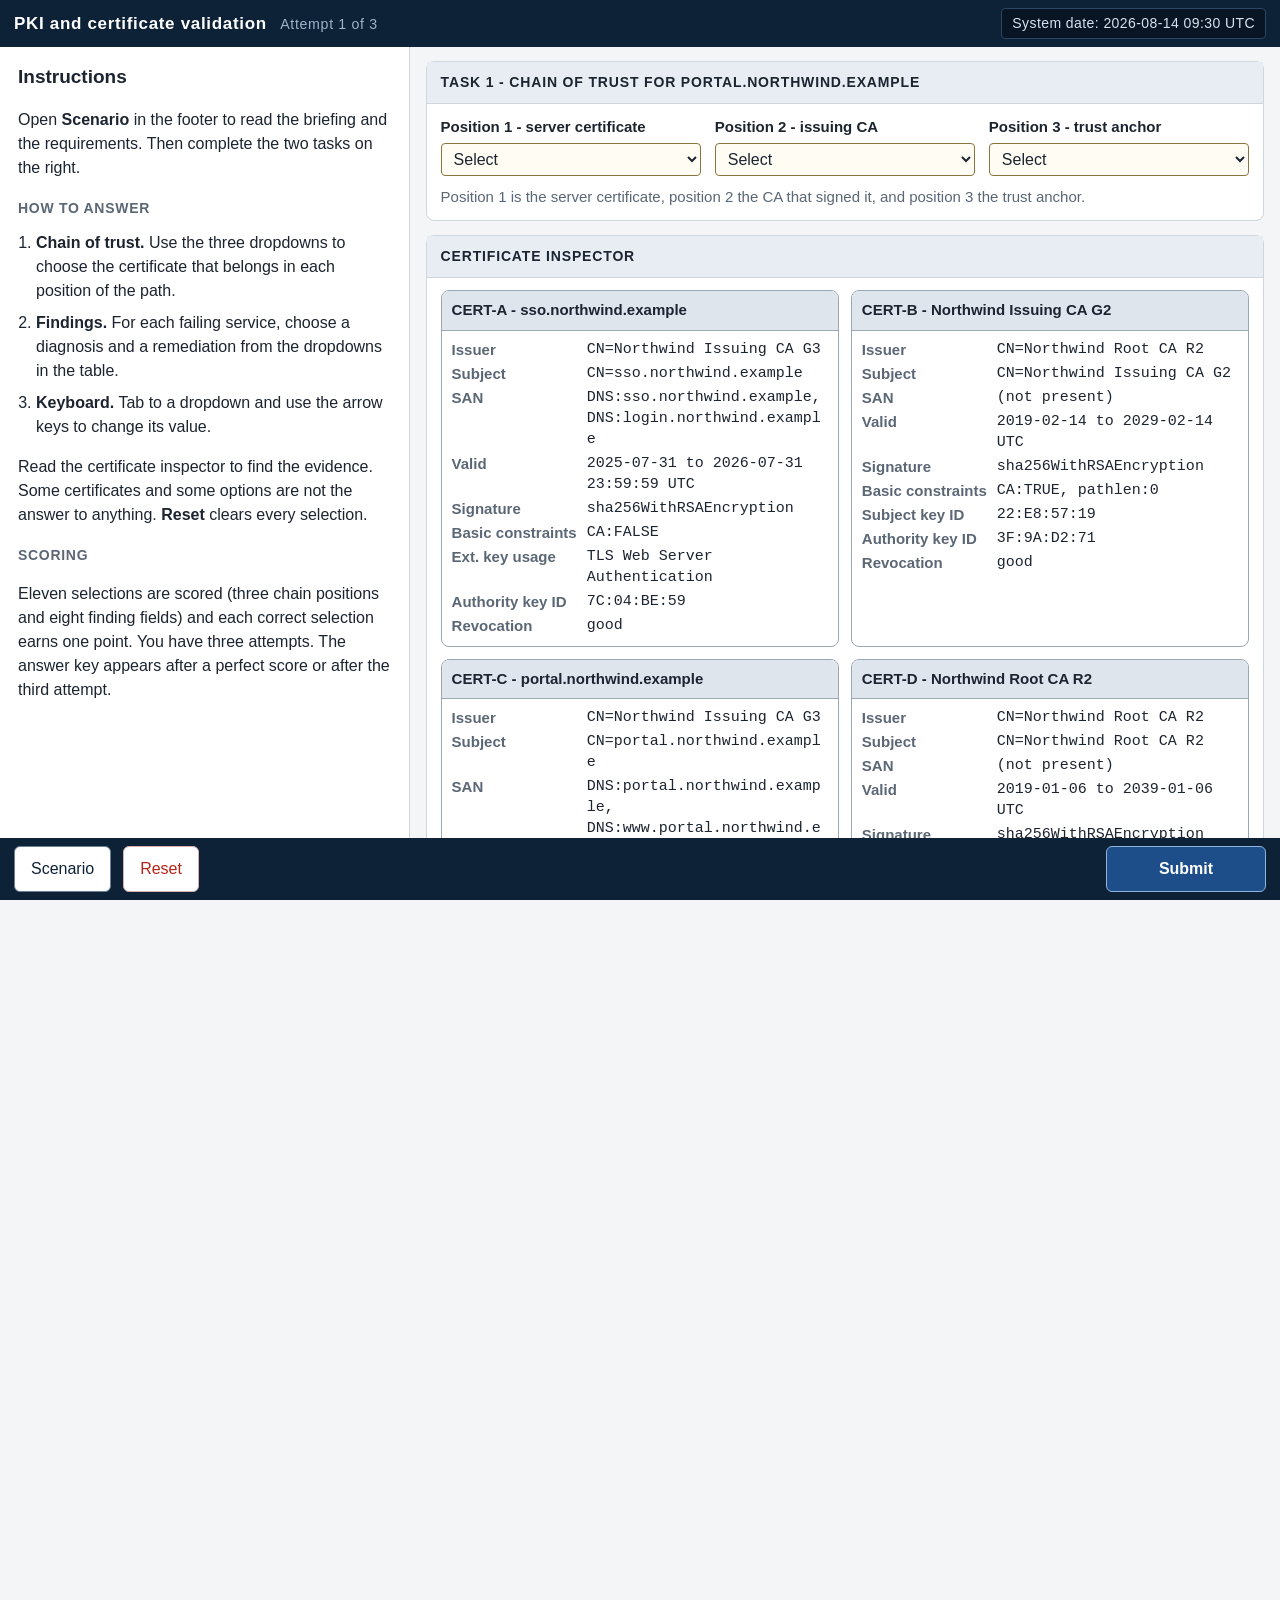
<file: pki-chain.html>
<!DOCTYPE html>
<html lang="en">
<head>
  <meta charset="utf-8" />
  <meta name="viewport" content="width=device-width, initial-scale=1" />
  <title>PKI and Certificate Validation</title>
    <link rel="stylesheet" href="assets/css/text-scale.css" />
  <style>
    :root {
      --navy: #0d2137;
      --ink: #1c2430;
      --muted: #5b6775;
      --line: #cfd6de;
      --paper: #f3f5f7;
      --white: #ffffff;
      --deny: #b42318;
      --shadow: 0 10px 30px rgba(13, 33, 55, .18);
      --focus: #7766cc;
    }
    * { box-sizing: border-box; }
    html, body { height: 100%; }
    html { scroll-behavior: smooth; }
    body {
      margin: 0;
      color: var(--ink);
      background: var(--paper);
      font-family: "Segoe UI", Tahoma, Geneva, Verdana, sans-serif;
      font-size: calc(16px * var(--scale-body, 1) * var(--scale-all, 1));
      line-height: 1.5;
    }
    button, select { font: inherit; }
    button { cursor: pointer; }
    :focus-visible {
      outline: 3px solid var(--focus);
      outline-offset: 2px;
    }
    .sr-only {
      position: absolute;
      width: 1px;
      height: 1px;
      padding: 0;
      margin: -1px;
      overflow: hidden;
      clip: rect(0, 0, 0, 0);
      clip-path: inset(50%);
      white-space: nowrap;
      border: 0;
    }
    .screen { display: none; height: 100%; }
    .screen.active { display: flex; flex-direction: column; }
    .primary, .ghost, .danger {
      border-radius: 6px;
      padding: 10px 16px;
      border: 1px solid transparent;
    }
    .primary {
      background: #1d4e89;
      border-color: #8fb4dd;
      color: #fff;
      font-weight: 650;
      min-width: 160px;
    }
    .primary:hover { background: #163a66; }
    .ghost {
      background: var(--white);
      border-color: #6b7f94;
      color: var(--navy);
    }
    .ghost:hover { background: #eef3f8; }
    .danger {
      background: #fff;
      border-color: #d7b0ac;
      color: var(--deny);
    }
    .topbar, .bottombar {
      display: flex;
      align-items: center;
      gap: 12px;
      padding: 8px 14px;
      background: var(--navy);
      color: #d7e2ee;
      flex-wrap: wrap;
    }
    .brand { margin: 0; font-size: calc(17px * var(--scale-h1, 1) * var(--scale-all, 1)); font-weight: 700; color: #fff; letter-spacing: .04em; }
    .brand small { font-weight: 500; color: #9db4cc; margin-left: 8px; }
    .spacer { flex: 1; }
    .clock, .scorepill {
      background: #081524;
      border: 1px solid #2a4663;
      border-radius: 4px;
      padding: 4px 10px;
      font-size: calc(14px * var(--scale-small, 1) * var(--scale-all, 1));
      letter-spacing: .03em;
    }
    .workspace {
      flex: 1;
      display: grid;
      grid-template-columns: minmax(300px, 32%) 1fr;
      min-height: 0;
      overflow: hidden;
    }
    .instructions {
      background: var(--white);
      border-right: 1px solid var(--line);
      padding: 16px 18px 24px;
      overflow: auto;
    }
    .instructions h2 { margin: 0 0 10px; font-size: calc(19px * var(--scale-h2, 1) * var(--scale-all, 1)); }
    .instructions h3 { margin: 18px 0 6px; font-size: calc(14px * var(--scale-h3, 1) * var(--scale-all, 1)); letter-spacing: .05em; text-transform: uppercase; color: var(--muted); }
    .instructions p, .instructions li { font-size: calc(16px * var(--scale-prose, 1) * var(--scale-all, 1)); }
    .requirements { margin: 12px 0 0; padding-left: 18px; }
    .requirements li { margin: 8px 0; }
    .main {
      padding: 14px 16px 20px;
      overflow: auto;
    }
    .panel {
      background: var(--white);
      border: 1px solid var(--line);
      border-radius: 8px;
      margin-bottom: 14px;
    }
    .panel h3 {
      margin: 0;
      padding: 10px 14px;
      font-size: calc(14px * var(--scale-h3, 1) * var(--scale-all, 1));
      letter-spacing: .06em;
      text-transform: uppercase;
      background: #e8edf3;
      border-bottom: 1px solid var(--line);
    }
    .panel-body { padding: 12px 14px; }

    .chain-fields {
      display: grid;
      grid-template-columns: repeat(3, minmax(0, 1fr));
      gap: 10px 14px;
    }
    .field { display: flex; flex-direction: column; gap: 4px; min-width: 0; }
    .field label { font-size: calc(15px * var(--scale-small, 1) * var(--scale-all, 1)); font-weight: 700; }
    select {
      width: 100%;
      min-width: 0;
      padding: 6px 8px;
      border: 1px solid #8a7440;
      background: #fffdf3;
      border-radius: 4px;
      color: var(--ink);
    }

    .cert-grid {
      display: grid;
      grid-template-columns: repeat(auto-fit, minmax(min(300px, 100%), 1fr));
      gap: 12px;
    }
    .cert {
      border: 1px solid #9aa8b6;
      border-radius: 8px;
      overflow: hidden;
      background: var(--white);
    }
    .cert h4 {
      margin: 0;
      padding: 8px 10px;
      font-size: calc(15px * var(--scale-h4, 1) * var(--scale-all, 1));
      background: #dfe5ec;
      border-bottom: 1px solid #9aa8b6;
    }
    .cert dl {
      margin: 0;
      padding: 8px 10px 10px;
      display: grid;
      grid-template-columns: max-content 1fr;
      gap: 3px 10px;
      font-size: calc(15px * var(--scale-mono, 1) * var(--scale-all, 1));
      line-height: 1.4;
    }
    .cert dt { margin: 0; font-weight: 700; color: var(--muted); }
    .cert dd { min-width: 0; margin: 0; font-family: ui-monospace, "Cascadia Code", Consolas, monospace; overflow-wrap: break-word; }

    .table-wrap { overflow-x: auto; }
    table.cfg {
      width: 100%;
      border-collapse: collapse;
      font-size: calc(15px * var(--scale-table, 1) * var(--scale-all, 1));
    }
    table.cfg th, table.cfg td {
      border: 1px solid #b7c2ce;
      padding: 6px 8px;
      text-align: left;
      vertical-align: top;
    }
    table.cfg thead th {
      background: #d9e2ec;
      font-size: calc(13px * var(--scale-table, 1) * var(--scale-all, 1));
      letter-spacing: .04em;
      text-transform: uppercase;
    }
    table.cfg tbody th {
      background: #eef2f6;
      font-weight: 700;
      white-space: nowrap;
    }
    table.cfg td { overflow-wrap: anywhere; }
    table.cfg td.pick { width: 22%; min-width: 140px; }

    .hint {
      margin: 10px 0 0;
      font-size: calc(15px * var(--scale-small, 1) * var(--scale-all, 1));
      color: var(--muted);
    }
    .bottombar { justify-content: flex-start; }
    .modal {
      display: none;
      position: fixed;
      inset: 0;
      background: rgba(8, 16, 28, .55);
      z-index: 20;
      align-items: center;
      justify-content: center;
      padding: 20px;
    }
    .modal.open { display: flex; }
    .modal-card {
      width: min(880px, 100%);
      max-height: 90vh;
      overflow: auto;
      background: #fff;
      border-radius: 8px;
      box-shadow: var(--shadow);
    }
    .modal-head {
      display: flex;
      align-items: center;
      padding: 10px 14px;
      background: var(--navy);
      color: #fff;
    }
    .modal-head h2 { margin: 0; font-size: calc(16px * var(--scale-body, 1) * var(--scale-all, 1)); font-weight: 700; }
    #confirmModal .modal-card { max-width: 420px; }
    .confirm-actions {
      display: flex;
      justify-content: flex-end;
      gap: 10px;
      margin-top: 16px;
    }
    .modal-body { padding: 14px 16px 20px; }
    .modal-body p { font-size: calc(16px * var(--scale-prose, 1) * var(--scale-all, 1)); }
    .modal-body .sc-h { margin: 18px 0 6px; font-size: calc(14px * var(--scale-h3, 1) * var(--scale-all, 1)); letter-spacing: .05em; text-transform: uppercase; color: var(--muted); }
    .modal-body .sc-list { margin: 0; padding-left: 22px; }
    .modal-body .sc-list li { margin: 8px 0; font-size: calc(16px * var(--scale-prose, 1) * var(--scale-all, 1)); }
    .results-wrap {
      width: min(1000px, 100%);
      margin: 0 auto;
      padding: 20px 16px 40px;
    }
    .score-hero {
      background: var(--white);
      border: 1px solid var(--line);
      border-radius: 8px;
      padding: 22px 24px;
    }
    .score-hero h1 { margin: 0 0 6px; font-size: calc(22px * var(--scale-h1, 1) * var(--scale-all, 1)); }
    .big-score { font-size: calc(42px * var(--scale-score, 1) * var(--scale-all, 1)); font-weight: 750; margin: 8px 0; }
    .score-hero p { color: var(--muted); margin: 0 0 16px; }
    .result-actions { display: flex; gap: 10px; flex-wrap: wrap; }
    .answer-key {
      margin-top: 14px;
      background: var(--white);
      border: 1px solid var(--line);
      border-radius: 8px;
      padding: 18px 20px 22px;
    }
    .answer-key h2 { margin: 0 0 6px; font-size: calc(20px * var(--scale-h2, 1) * var(--scale-all, 1)); }
    .answer-key h3 { margin: 18px 0 6px; font-size: calc(16px * var(--scale-h3, 1) * var(--scale-all, 1)); }
    .answer-key .table-wrap { margin-bottom: 6px; }
    .answer-key ol { margin: 0; padding-left: 22px; }
    .answer-key li { margin: 10px 0; font-size: calc(16px * var(--scale-prose, 1) * var(--scale-all, 1)); }
    table.key {
      width: 100%;
      border-collapse: collapse;
      font-size: calc(15px * var(--scale-table, 1) * var(--scale-all, 1));
    }
    table.key th, table.key td {
      border: 1px solid #b7c2ce;
      padding: 7px 8px;
      text-align: left;
    }
    table.key thead th {
      background: #d9e2ec;
      font-size: calc(13px * var(--scale-table, 1) * var(--scale-all, 1));
      letter-spacing: .04em;
      text-transform: uppercase;
    }
    @media (max-width: 980px) {
      html, body { height: auto; }
      .screen.active { height: auto; min-height: 100vh; }
      .workspace { grid-template-columns: minmax(0, 1fr); overflow: visible; }
      .instructions { border-right: 0; border-bottom: 1px solid var(--line); max-height: none; overflow: visible; }
      .main { min-width: 0; overflow: visible; }
      .chain-fields { grid-template-columns: 1fr; }
    }
    @media (max-width: 420px) {
      .cert dl { grid-template-columns: 1fr; }
    }
    @media (forced-colors: active) {
      select { border: 2px solid ButtonText; }
      .cert { border: 2px solid CanvasText; }
    }
    @media (prefers-reduced-motion: reduce) {
      html { scroll-behavior: auto; }
    }
    .skip {
      position: absolute;
      left: 8px;
      top: -48px;
      z-index: 30;
      padding: 8px 12px;
      background: var(--white);
      color: var(--navy);
      border: 2px solid var(--navy);
      border-radius: 6px;
      font-weight: 700;
    }
    .skip:focus { top: 8px; }
  </style>
</head>
<body>
  <section id="exam" class="screen active">
    <a class="skip" href="#workArea">Skip to the tasks</a>
    <header class="topbar">
      <h1 class="brand" id="examTitle" tabindex="-1">PKI and certificate validation <small id="attemptLabel">Attempt 1 of 3</small></h1>
      <div class="spacer"></div>
      <div class="clock">System date: 2026-08-14 09:30 UTC</div>
    </header>

    <div class="workspace">
      <aside class="instructions" tabindex="0" aria-label="Instructions">
        <h2>Instructions</h2>
        <p>Open <strong>Scenario</strong> in the footer to read the briefing and the requirements. Then complete the two tasks on the right.</p>
        <h3>How to answer</h3>
        <ol class="requirements">
          <li><strong>Chain of trust.</strong> Use the three dropdowns to choose the certificate that belongs in each position of the path.</li>
          <li><strong>Findings.</strong> For each failing service, choose a diagnosis and a remediation from the dropdowns in the table.</li>
          <li><strong>Keyboard.</strong> Tab to a dropdown and use the arrow keys to change its value.</li>
        </ol>
        <p>Read the certificate inspector to find the evidence. Some certificates and some options are not the answer to anything. <strong>Reset</strong> clears every selection.</p>
        <h3>Scoring</h3>
        <p>Eleven selections are scored (three chain positions and eight finding fields) and each correct selection earns one point. You have three attempts. The answer key appears after a perfect score or after the third attempt.</p>
      </aside>

      <main class="main" id="workArea" tabindex="-1">
        <h2 class="sr-only">Chain of trust and validation tasks</h2>
        <div class="panel">
          <h3>Task 1 - chain of trust for portal.northwind.example</h3>
          <div class="panel-body">
            <div class="chain-fields" id="chainFields"></div>
            <p class="hint" id="chainHint">Position 1 is the server certificate, position 2 the CA that signed it, and position 3 the trust anchor.</p>
          </div>
        </div>

        <div class="panel">
          <h3>Certificate inspector</h3>
          <div class="panel-body">
            <div class="cert-grid" id="certGrid"></div>
          </div>
        </div>

        <div class="panel">
          <h3>Task 2 - failed validations</h3>
          <div class="panel-body">
            <div class="table-wrap" tabindex="0" role="group" aria-label="Findings table, scrolls sideways on narrow screens">
              <table class="cfg" id="findingTable">
                <caption class="sr-only">Four services that failed validation, the certificate each serves, the symptom, and dropdowns for diagnosis and remediation.</caption>
                <thead>
                  <tr>
                    <th scope="col">Service</th>
                    <th scope="col">Serves</th>
                    <th scope="col">Symptom</th>
                    <th scope="col">Diagnosis</th>
                    <th scope="col">Remediation</th>
                  </tr>
                </thead>
                <tbody></tbody>
              </table>
            </div>
            <p class="hint" id="findingHint">Pick the diagnosis the certificate supports and the one remediation that fixes that defect.</p>
          </div>
        </div>
      </main>
    </div>

    <footer class="bottombar">
      <button type="button" class="ghost" id="btnScenario">Scenario</button>
      <button type="button" class="danger" id="btnReset">Reset</button>
      <div class="spacer"></div>
      <button type="button" class="primary" id="btnGrade">Submit</button>
    </footer>
  </section>

  <section id="results" class="screen" aria-hidden="true" inert hidden>
    <header class="topbar">
      <div class="brand">PKI and certificate validation <small>Score</small></div>
      <div class="spacer"></div>
      <div class="scorepill" id="scorePill" aria-hidden="true"></div>
    </header>
    <div class="results-wrap" role="region" aria-labelledby="scoreTitle">
      <div class="score-hero">
        <h1 id="scoreTitle" tabindex="-1">Score</h1>
        <div class="big-score" id="bigScore"></div>
        <p id="bestScore"></p>
        <p id="resultMessage"></p>
        <div class="result-actions">
          <button type="button" class="primary" id="btnRetry">Try again</button>
          <button type="button" class="ghost" id="btnRestart" hidden>Restart exercise</button>
        </div>
      </div>
      <div id="answerKey"></div>
    </div>
  </section>

  <div class="modal" id="scenario" role="dialog" aria-modal="true" aria-labelledby="scTitle" aria-describedby="scDesc" aria-hidden="true" inert>
    <div class="modal-card" tabindex="0">
      <div class="modal-head">
        <h2 id="scTitle">Scenario</h2>
        <div class="spacer"></div>
        <button type="button" class="ghost" data-close="scenario">Close</button>
      </div>
      <div class="modal-body">
        <p id="scDesc">Briefing and requirements for the Northwind certificate validation exercise.</p>
        <p>Northwind runs a two-tier internal PKI: an offline root CA signs two issuing CAs, and the issuing CAs sign the certificates for internal and partner-facing services. This morning four services fail certificate validation. Nothing on the network changed and no key was compromised, so each cause is in the certificate itself.</p>
        <p>Build the chain of trust that validates the customer portal's certificate, then classify each failing service so the platform team can act.</p>
        <h3 class="sc-h">Requirements</h3>
        <ol class="sc-list">
          <li>Validate everything as of the system date, <strong>2026-08-14 09:30 UTC</strong>.</li>
          <li>Position 1 is the certificate for <strong>portal.northwind.example</strong>, position 2 is the CA that signed it, and position 3 is the trust anchor already held by managed clients.</li>
          <li>Match a certificate to its issuer by comparing its issuer name and authority key identifier with the CA's subject and subject key identifier.</li>
          <li>Managed devices trust <strong>Northwind Root CA R2</strong> only. Contractor laptops are unmanaged, trust only the public root programs (which contain no Northwind CA), and Northwind cannot install anything on them.</li>
          <li>Clients match the hostname against the subject alternative name only; the common name is ignored.</li>
          <li>Every current browser rejects a certificate whose signature uses SHA-1.</li>
          <li>The revocation status printed on each certificate was checked at 09:15 UTC; <strong>good</strong> means not revoked.</li>
          <li>For each finding choose the diagnosis the certificate supports and the single remediation that fixes that defect, not a control that merely improves the deployment.</li>
        </ol>
      </div>
    </div>
  </div>

  <div class="modal" id="confirmModal" role="alertdialog" aria-modal="true" aria-labelledby="confirmTitle" aria-describedby="confirmBody" aria-hidden="true" inert>
    <div class="modal-card" tabindex="0">
      <div class="modal-head">
        <h2 id="confirmTitle">Confirm</h2>
      </div>
      <div class="modal-body">
        <p id="confirmBody"></p>
        <div class="confirm-actions">
          <button type="button" class="ghost" id="confirmCancel">Cancel</button>
          <button type="button" class="primary" id="confirmOk">Submit</button>
        </div>
      </div>
    </div>
  </div>

  <p class="sr-only" id="actionStatus" role="status" aria-live="polite"></p>

<script>
function _0x1029(){var _0x41b0a9=['mJaYns0WnY0','ihrOAxmGCg8','ChrVChmGDxm','zMfPBhmGDgG','DcbZzxj2Awm','B3qGEwv0ihy','Aw9UCYbMB3i','igeGu0Hblti','q0vsvc1digK','DwjQzwn0ige','ywWUBM9YDgG','rvLrtge','CNrZlM5VCNq','zMLLBgrZ','DNbUlM5VCNq','y2GGy3vYCMu','Dvfqsue','C2HHmJu2v2K','zxjUyxrPDMu','pc9VChrPB24','C3DLCIbRzxK','igLZignVBxa','l29WDgLVBJ4','zcbUB3qGCNu','BMfTzsbSAxm','C3iTB25SEsi','yxrLigLUihq','Aw5Nig9UBhK','CgvU','AgLJAcbTyxq','AhDPBMqGCM8','B3rYCLG','q049C3nVlM4','q0vsvc1b','y3vjr1G','DgLMAwnHDgu','yw1LlcbZBYa','tgLIveO','q0e6vfjvrsW','ihzHBgLKAxq','C3m9iMzPzwW','BgvNywn5igu','phnLBgvJDca','CMLV','jMfTCdS','CIbRzxKGyw4','ywjSzsbIzwW','EsbRzxKGAwq','EgXTC1a','zwW+','BMfNzwqGDhi','zxj0AwzPy2e','pgr0pG','otuYAK91CKrZ','B2r5','oJG4','pgfYDgLJBgu','Dxn0ihn0B3i','AwnHDguGyw4','AwvUDcb3Axq','CNrPy2XLpG','q0vsvc1c','Aw5NihjLBMu','idiWmJyTmdG','BMqGC2LNBMu','C2nVCMu6ia','D2LUzc5LEge','Bxb0ia','DgHPBMCGDgG','veXtifDLyIa','AMvJDcbHBhq','n0m6mdq6qKu','Bc5UB3j0AhC','CgXLlcbetLm','igj1DcbPDca','z3CWms5JB3i','yxrLihnPz24','zxKIigfYAwe','BNn3zxiGA2u','pgXPpJXZDhi','C3LTChrVBq','zNjVBsbZzxi','mJyTmdCTmZe','iJ48DgfIBgu','zt0Iz3jVDxa','CMvTB3zLqxq','ihnPz25HDhu','C0jIBwu','zcbjC3n1Aw4','Dgv3yxKGBMe','BNqGyNjVD3m','AxrZig93BIa','ugvYzMvJDca','zM9YrwfJAa','zwqGzgv2Awm','phnLy3rPB24','qxr0zw1WDca','AguGCg9YDge','yNrUr3jHzgu','DhvYzs4Gsxq','zxHDoM5VDcG','u3vIBwL0','pc9ZCgfUpG','A2v5','u3z5DLq','ywLUig9Mihq','zwn0B3i','zxmSigfUzca','zxf1ywXZigK','BgqGCMvTywK','igfUzcbPDca','CIbJAgfPBIa','y3qGCMvNyxi','zgf0yxnLDa','ignOyw5Nzxm','z0rrwNq','DgL3y2K','y2HHAw4T','B290lcbIDxq','lcbHBMqGt0m','t0z4DNG','y2XHC3nmAxm','BwLU','Aw5LCNq','qw5ZD2vYigS','C2v0sxrLBq','zxHHBq','pc90CJ4','CYbZAwDUzwq','BgrZ','mJaYnI0WnI0','zsbOB3n0BMe','BgDVCML0Ag0','Bgv0zs4Gww8','q0vsvc1f','ihvUA25VD24','pg9SpG','C2nVCMvuAxq','y29UzMLYBu0','DcbTDxn0igi','q0vsvc1dig4','ChvZAa','sw5ZDgfSBca','y29UzMLYBu8','z25bvw4','EgTMANq','q049DNbUlM4','C2HHmvDPDgG','CIboB3j0AhC','C3nHz2u','CM93C2vYihm','BM8GCMvZCg8','mZeYmZvlChHVD2S','mtqGDg8GmJa','CNrPzMLJyxq','zcbZzwXMlxm','igf1Dg9Tyxq','q0vsvc1i','EMDLzM0','uMv2B2nHDgK','AMvJDhmGDgG','pgnHChrPB24','BNqGCMvQzwm','zw50ihjLywm','yNrUuMv0CNK','yxrLigzVCIa','lM1VzgfS','yxrPB25Zige','ywjLBa','DgH3Aw5Kifi','zhv1rey','CgXHBMf0Aw8','mJyTmdGTmde','lcbHBMqGDgG','AwvYig9Miem','A2v5ieLe','yw5KignOywK','ihnPz25Lzca','ihjHDgHLCIa','DvfNEeW','ihbHDgHSzw4','y29UzMLYBui','yw5Hz2vKigi','C2vUDcK','AwDUzwqGy2u','kg5VDcbWCMu','BIbMB3iGzwe','yxjUzwqGDgG','ChjkteC','yw1WBgu','zwn0igfSDgu','zePXC1e','sw50zxjTzwq','igjLBg93lG','AgLmsLa','pc9VBd4','zwXKCYbZzwW','DMvYignLCNq','Cg9ZmW','zwn0CYb0BYa','CYbHignOzwm','q0vsvc1d','yxrLihDHCYa','q0e6rKfmu0u','zgXLC3mGB2y','ywWGDMfSAwq','yNrUu2nLBMe','iIbHCMLHlwW','u2LNBMf0Dxi','v0XPCgu','vxnLza','DcbdqsbsmG','yxvZzsbVBMW','zYbPDcbHBMq','CIbZzw5KCYa','B290ienbifi','zxiGC2vUzhm','ywLSDxjLig8','qxL0yxu','pc90Ad48Dgq','CIbJAgfPBG','mJCTmdqTmdK','DgvTChq/','yxrLigLZig4','vu9juMG','w3rHyMLUzgu','CuTdC2m','DgHLC2uGyw4','uMvTzwrPyxq','zhnOwNa','AguGy2XVC2u','C2vSzwn0w2q','mtGGDg8GmJa','AxrSzq','uhnpq3i','BgvKyNK9iMm','igLZig5VDca','wvH0qMy','qxr0zw1WDhm','zYbdqsbhmW','Bg9HzhmGAxq','pc90yM9KEt4','EsbZDgLSBca','zgj5psjHBNm','CMuGDw5HBNm','vwfYv1i','C3qGyw5JAg8','i2zPBMrPBMC','BxbSzsWGre4','ihjLBMv3Aw4','AwrLBMnLoIa','DguGCMvUzxC','y3qGA2v5igK','Aw5Uzxjive0','DcbIzsbYzs0','y3qGywX0zxi','DgfYz2v0','CMvZDwX0twu','BMfTzq','mJaYnI0Wns0','lIbszwfJAgK','pc90zd48l3q','zsbJzxj0Awy','tIbWB3j0ywW','C3q8l2GZpG','nZq5mZyWogfNu2P5uG','ChvIBgLJig4','D2LUzcbjC3m','A1HSru8','CML0EsbRzxK','BwuGy2HLy2S','z2f0zxDHEsa','zcbdqtPuuLu','yxbPlM5VCNq','lte0lIbdrvi','Dff1uuW','BNrLCM1LzgK','lcbHBMqGq0u','tNPrs1u','DgHHBIbPBIa','y29TCgXLDgu','DcbZAwDUihq','zxjTzwrPyxq','q2vYDgLMAwm','D2fSigzPEgu','ifvuqW','mtKSihnVigK','BwLJse4','igL0CYbZDwi','v0fdDNO','BNrHAw5Ziha','u2vYDMvZ','yw5ZD2vYs2u','B3j0ywWUBM8','CY4GvgHLige','u1aGC3rHCgW','u2LUy2uGmJa','phrKignSyxm','zwqGB3v0igi','mZeGDg8GmJa','BJ48DgHLywq','z0ztzKG','z2vSwwK','tM9YDgH3Aw4','weHKtge','AxrOihrOzsa','BhrYAKe','ic8G','AguGy2XPzw4','DMvYzwqU','BhnVigfUigK','qxv0Ag9YAxq','icHtseeTmsK','ihrOzsbKyxq','AKjtC3u','oc0WmsWGC28','CNjLBNqGyNi','DMnhDwy','y2HHBMDL','A2n0AhC','ww91igHHDMu','ihnPz24TAw4','y29UzMLYBum','C2nYB2XSCYa','zu9oDw4','q049yxbPlM4','Aw9Ulcb3AgK','uMvZzxq','EvrPDgXLiJ4','Awf0zsbdqsa','u3vIBwL0ige','uMvWBgfJzsa','mI5JB3jWlM4','yLb5Dha','zsbPDhnLBgy','vxznEgy','ihjLBwfPBMK','EKjfCLi','BguGAxqGB3u','qwrKihrOzsa','uZP3D3CUCg8','D2vYzwqUia','A0jwEeW','ywrWAMS','yw5UB3qGyMu','zcbJBgLLBNq','AujOtwW','sffRrgK','s2n3y0y','ig9Mig5VCM0','B3CIpG','AwvYigvXDwe','AYbVBIb0B3a','AwrPDhKGCNu','q0vsvc1fj3m','CgDQDKq','uhbcDMm','mJKTmdiTmde','zsbZyw1Lihi','r1DZwK4','yxjKigzHAwW','C0nfD1G','ChjLDMvUDeq','re5toNnZBY4','BIb0AguGBwe','Dgv4DenVBNq','CuvltxK','AhDPBMqUzxG','DsbOyxzLia','Cc5UB3j0AhC','pc9ZzwXLy3q','igzPCNn0igy','DhmGC3vIAMu','yw5ZD2vY','phrOihnJB3a','yxrL','oJu5','C3n1zxiGAxm','yxqGy29UDhi','C2fTzsbJBgK','Aw5KignHBM4','zgvU','CMvTB3zL','C3DLCNmGyxi','y2vYDgLMAwm','yM9KEq','wfj3s3O','yxqGAxrZigK','C3vIAMvJDca','DhmUBM9YDgG','DxjLlcbIDxq','zwn0','zci+pgXHyMu','AgLKzgvU','Ag93CYbHigm','ALr5EMe','CMXxz0e','jMX0oW','zNvUy3rPB24','shzSzeK','C2nVCMvqAwW','q1nqihn0yxa','uMvUzxCGDgG','Aw5NihnPDgu','zwn0B3jbBgW','Exfjvge','BwuSihnVigK','zxj0lwHLywq','rvHJB0m','mJi6rtG6ntC','vw50CNvZDgu','ihjLC2v0lG','mJyTmdKTmty','AujPt1C','qMfZAwmGy28','C3qGD3jVBMC','qxr0zw1WDfm','tNLyy2W','DgfIAw5KzxG','igHVDYb0Age','D2vYs2v5vgK','idiGlsbPC3m','zxjZihjLAMu','u3vIAMvJDca','DgHLigjYAwu','DcbZDwjQzwm','mdiGDg8GmJa','mxbswuzTDW','B29KigzVCIa','zs13CMfWiIa','pYbuAgLZigm','qKrbsLu','DMfSDwu9iIi','zt0Iy29SiJ4','BcbMB3i9iG','CYbPz25VCMu','pc9Zzwn0Aw8','ywrKrxzLBNq','ihrOAxmGyxq','BNn0CMfPBNq','zsWGre5toMW','BhKGy2vYDgK','DgH3Aw5KieK','ywrZigL0ig8','yxjPys1OAwq','yNrUuMvZDge','mZmTmdmTmdi','yNv0zq','AgvZig90Agu','BIb0BYbODhq','CNrOD2LUzc4','zsbZyw1LigG','BIb0AguGy2u','DhmGu0Hblte','mJK1mduZndrxr2rvCuS','AxnZDwvKihC','zMLUzgLUz0G','u2vYDMvYiee','lti1nG','qsbWyxj0BMu','B25NpG','s1n3De0','CYbHBMqGCMu','BNmGDg8GBM8','AxzLig5HBwu','tNvXDwm','CMvKDwnL','BMrLCIbWDwi','sg9ZDg5HBwu','t2ftDwi','yNv0Dg9UoM4','zcbHDxrVBwe','zxHHBvrPDgW','BhrLCM5HDgK','mJaYnI0WmI0','lcbIDxqGysa','twLKwMO','Et0I','zMLSDgvY','ignHDxnLigK','BwvKAwf0Aw8','pgGZpKnOywK','B2nHDgLVBIa','DhmGDgHLigm','z1nrzeu','Bgu7ihrOzsa','ihvUBwfUywC','oJe5','ihvZzwqUia','igfYAweTzgu','igL0CYb2ywW','ig5VDcbPBIa','zc5LEgfTCgW','sfHdAu8','tNfWBeC','zxHWBgfUyxq','AMXtAwS','pc90zd48Dgq','B0DYzg8','A2DxEeu','yxrPB24GyNu','BYbZzwXMlxm','re5toNjLCg8','CNvZDdWVC3a','AweTBgfIzwW','y29UzMLYBvq','DxqGq0vsvc0','uxrzC1u','Aw5WDxqSihq','yw1LigLUihq','mdCTmZeSihC','psjZCI1VBMW','y2f1C2uGzwe','Aw5KihnLCNy','zcbMB3iGysa','yxPbweW','AMvJDcbRzxK','AgLJAcbPCYa','BMvKlcbdqtO','Aw9htKW','qwXSihnLBgu','Bwf4','oJCX','uLnbrw5JCNK','pc9SAt4','DwLUzYbdqsa','y29Uy2f0','q049CMvWB3i','CMv2B2TLza','zsbOyxmGBM8','DMuGBMfTzsa','Esi+oIa','Ag9ZzsbZDwi','pc90CJ48l3q','zZ4G','C2nVCMuUifq','ignLCNrPzMK','AxmGAxnZDwu','sKffr3G','BgLUzYbVBIa','yw5KigL0CYa','y3rVCIbSyxa','Aw4Gy29UzMK','y2HLCYb0Agu','yxrLigHHCYa','ifrmuYbSAwi','zcbsB290iem','BgLLBNqGBg8','yxrPDMuGBMe','pc9Ond4','vNjdwuC','ugH4BLu','pgGZpLDOEsa','ihrOzsbJzxi','BIbVzIb0CNu','DxnLlIbszxy','mIbHCYbPDhm','vgHLihbHCNq','yKzkru4','ig93BIWGyMu','pgG0igLKpsi','mJPfodO1nZO','y3qGyw5KigK','yMvZDfnJB3i','CgfYC2u','mJaXos0WmI0','ChrVChmGDhi','ywX0zxjUyxq','C2vSzI1ZAwC','lwXHyMvSBgu','rw5iuKG','DguGzxjYB3i','ywn0AxzL','t05hCuW','D2L0Acbtsee','DMfSDwu9iG','Ed0IlteIxsK','vc1hlIbdrvi','teXUBfa','BgjZsuW','yw1LCYboB3i','q0vsvc1e','vxnLigf0Dgu','B3qGq0eGB24','rfjqANu','BMX5igjLy2e','zsbJB3jYzwm','zxjXt3q','ANrrELa','DcbHChbSAwm','ndq5nda2oxzNt2H3qW','v2H0qK4','zxH0yxjLysW','BgWGywnJzxa','zgvUDgLMAwu','yxzLigjLzw4','D2XSB1O','yxrLihrVihq','EsbRzxKGsuq','C2nLBMfYAw8','ntuYodm5mhzSs1bTqq','zsbPCYbYDwW','mdKGDg8GmJa','u2vYDMLJzq','r2HZCLm','Bw5Muu4','mduGDg8GmJa','ndPcrtO1osa','ie5VCNrOD2K','igv2zxj5ig0','C2v0qxr0CMK','rgLHz25VC2K','rIDZihn1yMO','sfrAsvu','wNr3B2q','BMf0DxjLige','BgvUz3rO','BwfW','yxr0zw1WDeW','z2v0rwXLBwu','B2r5pG','DgHLie5VCNq','BM90igfWCgW','pc9KAxy+','vufIA0q','yxv0Ag9YAxq','q0vsvc1g','ntyGC2LNBMe','AwnLCY4','vc1gigLZihq','ywn0AxzLrwW','AguGyw5ZD2u','m0y6oue6rdi','ig9UihrOzwK','A0TgEfe','AcbHBIbVDxq','CYb0AguGy2e','C2vYDMLJzq','vMXnDLq','pc9KDd48zgq','uMvZzxqGyw4','t25SEsbJB24','yKfxAMO','y2GGC2vYDMu','ChrZihjLBwe','z29Vza','EKzyBNe','zsbYzxbVCNq','re5toNbVCNq','AgvHzd48Dgi','BM8GDhj1C3q','ihvZywDL','DgHLig1PC20','C2vSzwn0lca','yxr0zw1WDhm','uMuTAxnZDwu','u2nVCMu8C3a','ihvZzwqGywW','B3nLxq','igLZC3vLCIa','yw5JzwW','igjLy2f1C2u','zeDSC3C','DwLUzYbdqq','y2vZigvHy2G','B2DPBI5UB3i','B2PbCgm','CYb0AguGB24','Awq9iG','ig9Mia','C2HPzNrlzxK','zd0I','y2vYDeDYAwq','y2f0zsbTDxm','zMLUzYbWBge','igLZihnLBgy','DdWVAdm+','AwvYidDdoJa','Dxn0zwqGq0e','B25Uzwn0Aw8','CYbZDwjQzwm','vgfAqLu','vgfI','mdyGDg8GmJa','B3b0Aw9UCW','rsWGyNv0igK','rw5HyMXLie8','C2nYAwjLzgi','ihrOzsbZDwi','zsbPDhmGDMe','DcbZDgf0Dxm','ignSyxnZpsi','ywjLBd0Iqw4','mJaYmY0WmY0','zsbYzs1PC3m','BM9YDgH3Aw4','zgLHz25VC2K','AguGC3vIAMu','q29YCMvJDca','ywn0Aw9Uu3q','B20GysbWDwi','AwzPy2f0zq','ug9ZAxrPB24','zxHWAxjLza','Ag5quK4','BMqGC2vYDMK','ovHvyMvnEq','AwDUzwqGyw4','AwnHyMXL','lIbjBNn0ywW','zxf1ywXZihq','q0vsvc1iigK','zw50','uK9nChe','yxrLigzYB20','BMCGB3rOzxi','q2XLyxiGywW','zxHHBxbSzsW','Esb0AguGzxy','Bw9Uig5HBwu','C3rYAw5NAwy','C2v0vgLTzw8','tKPfy3y','BxbSzq','y2vYDc1Ozwe','tgLZDgvUzxi','y2XVC2u','suXYuvG','DxrOzw50Awm','pgrPDIbJBge','CxvLCNLtzwW','oJWVC3rYB24','y2X5ihrYDxm','zw1LBNq','CMvZlcbUB3q','vfjvrsWGyw4','zNffy2K','CIDZignSAwu','y2HPBgrYzw4','BMqGCM9VDca','zwqGyNKGDgG','B24GmJaYnI0','pc90Ad4','yxr1CW','runTDxK','igL0zw1Zige','BMLUzYbHzgq','B3qGDg91y2G','C3m9iNrHyMW','jNf1B3q7','ytfxAxrOuLm','BMqUzxHHBxa','DcbKAwqGBM8','AwnHDguGzNi','yNnsz1i','yw4Gy2XHC3m','z0vSCxi','Au5dCwm','zxmGB3iGBMe','Aw5KlMv4yw0','BIbKzxzPy2u','q0vsvc1bj3m','y2HHAw4U','ig5VigLUDgu','uLv2sMe','DLv2Bvi','DhLbALK','BgLJBhKGDhi','ic0G','y2vZihDVDwW','re5toMfWAs0','pc9KBd48l2e','BMfTzxmGyw4','DKHICLi','pc90ywjSzt4','DgvKienbigK','mJaYnI0Wnc0','A2v5zg93BG','DwvKihDPDgG','zxvny2W','rvjuluqSihC','DuzJzKK','BMf0AxzLig4','BIb0AguGy2G','BNrcEuLK','zxbVCNrZigC','ANz5Egy','DhrLBxb0','r1Dqwu4','Cg9UzgvYihi','C3DLCNm','rxH0lIbRzxK','zcbUB3rOAw4','zhfIzfK','q3btq1i','igLKzw50Awy','yMvJyxvZzsa','EsbHBMqGzxG','rxnJyxbL','mdeGDg8GmJa','nKq6qJe6m0m','igfUC3DLCIW','AxnjBNrLz2u','ihrHyMXLlca','rhbiCwO','igLZihnVDw4','AKjHrMy','CuTwsuu','DgHLihr3BYa','rsbPCYbHBhm','Dgr0tNC','Chm6lY9HCgK','z2n1zLe','mZKTmdeTmdy','yMXLzf0Plca','vu5Qu0e','CgTPq2HHAw4','AwnHDguU','ihn0B3jLige','ihrOzsbYzxm','rLrvAMO','DgHLCMuGAxm','yxnZpsjZCI0','B3qGy29YCMu','yNrUuMvZzxq','tM8Gyxr0zw0','zsbSzwDHy3K','zYbdqsbhmG','DgHLihnLCNy','lM1VzgfSlM8','z2v0sxrLBq','B3CU','ihDPDgGGC2G','uYbSAwjYyxi','ihnLCNzPy2u','yxrHlwLKxq','ihrOzsbJB20','yw5ZD2vYlwS','AxmGAw1WB3m','A2LVC2SGy2W','BNmGyxjLige','BgLUzYb0Agu','mJCTmduTmdu','DKTkwwO','DcbKB2vZig4','ig5HBwuGy28','CZ0ICgLJAYi','Cxfju0u','lM5VCNrOD2K','pg9WDgLVBIa','y2vZ','zcb0AguGB24','DgHsu0ffBMm','q0vsvc1hig4','CIbZzwXLy3q','iIbKyxrHlwK','y3nkAw0','phnWyw4Gy2W','lxnPz25Lzca','CgjzBvy','BhKGzML4ig8','z3vYyxrPB24','B3v0zgf0zwq','phrYpJX0Aca','CMvTB3zLsxq','yxjPys1PBNy','BMCU','zs4Gq0vsvc0','Cgjmse8','Aw4GCg9ZAxq','DcbHBhrLCM4','CIbVD24GBge','zxiNCYbJAge','wK5iCu0','CM5HDgL2zsa','yw5ZD2vYCW','BgfZDfnJB3i','ihDOyxrLDMu','zLLMBe0','Aw5PBMCU','zgLMzMvYzw4','quvUy3j5Chq','sxnZDwvY','zw50igrLDMK','pJX0CJ4','AxrZigLZC3u','zMLJyxrLigK','lNnJCMvLBG','ter2vxi','CNrHBcWGysa','v3veAfu','osbvvem','BgfIzwW','BMvYignVBM4','zM9JDxm','CMfYEsbZDgK','y2vYDciGyxi','ywXPza','BwjLzgrLzca','yxrJAcb3B3u','BcbVzIb5B3u','q049Cg9YDge','AxmGAw5ZAwq','zxiGyw5KigK','pc9Kzd4','DcbPCYbPBIa','psiWiIbYB2W','DxnLigL0CYa','EsbLBMrLzca','ysbZzwXMlxm','Cg9Zmq','re5toNzWBI4','EenfEfe','yMvSpsi','s3PYC1u','sMPSzwm','yxrPB24','AeHSrgm','pgrSpG','C3nVlM5VCNq','y3qGDgHLig4','sgLNAgvZDca','jMD0oW','CNrHBc5UB3i','zw50AwzPzxi','pLnLBgvJDdW','AM9PBG','zNjVBq','igfYAweTBge','BI4GqsbTAxm','BIaYmdi2lta','DcbVBIbPDhm','CMvTzwrPyxq','DhmGyxv0Ag8','Dxn0lIbczwm','CMvZDwX0CW','y0HPzha','C2LUzYbPBNq','B25SEsi+igK','C2LIBguGB24','vfHMtuC','rxzLCNKGy3u','CYbWyxrOlG','z2L2zxmGDgG','y3zjtNK','u3vIAMvJDa','DhmGB25SEsa','qw5mC1e','q0e6vfjvrq','AguGC2vYDMu','mJu5nZDezuPirLy','AufnzuG','ig9UBhKGDgG','EgfTCgXL','ruzqBwe','ifT0ywjPBMq','DMfSDwu','D2LUzcbsB28','BgLKAxr5ihC','ihDPDgGGDgG','ig1HDgnOzxm','BwLZC2LUzYa','Aw5NCZWVAdm','igLZigrLBgK','uLqTrIDZihm','w2rHDgeTy2W','ywjVDMuGAxq','zxrID0G','yMLNu2nVCMu','zsb0D28Gz2e','y2HHAw5gAwu','ChrPB24','Aw50','ideGlsbZzxi','zgXSEM0','C2nVCgu9iNi','y2HHAw5iAw4','Dhj1zq','vMfSAwq','v1bzBNu','pgGZpKzPBMq','DMfPBgfIBgu','AxqGD2L0Aca','EKXbyMm','yw4+pc9Sywi','y3rPB25ZigG','veXWAva','CMvWB3j0CY4','igTPB3nRigm','oMfWAs1NDZa','v2nhrwO','ysbJzxj0Awy','AwvYigLZidi','Cg9ZmG','B3DZzxiGCMu','pc90zd4','BhmGAxrZig8','C2LKzxDHExm','zcbLEhbSyw4','igeGChvIBgK','pc9Jyxb0Aw8','zYbPBIb0AgK','Dgf0zq','zgf0zwqGveW','z290','zxK8l2GYpG','mJaXos0Wms0','zwfJAcbJAge','ihvUzg9Uzs4','zxHWAxjLzcW','CIbVzIbdrvi','CIWGC28GAxq','EK9OqLm','DMvKignOywK','qsbsmG','vgfIBguGDgi','ignVBxbSzxq','y2XPy2S','CNLWDgLVBG','Cffwvxi','ufzStgC','wuvSvhy','B3j0AhDPBMq','Au1dsu0','BcbJzxj0Awy','C3n1Aw5Niem','zMLJyxrLihC','BwvZlG','B3qOw2rPC2e','mJKTmdiTmtq','D24GC3vIAMu','mty0mJuWog9SEfPVuq','lMv4yw1WBgu','Aw50zxjTzwq','y2GGzMLUzgK','BgLZAgvK','A2v5iJ4','rfzhs2u','w2HYzwzDlca','Cg9YDgfSlM4','idmGlsb0CNu','yw1WBguSigi','DgH3Aw5KlMu','zwzHDwX0','B2rHBa','DgXLiJ4','Bw1xBwe','sMjJteK','zsbHBMqGAxq','Dg9WCYb1C2u','CgXL','qsbhmYbHCYa','yw1LlIbqAw4','BNmGDg8GmJa','reTHwKK','u0fo','BxnJCge','DhjHy3rVCNm','ihrOzsbJBgK','igf0DgvTChq','AgLNAfnJB3i','ywn0B3iGBge','ywrK','Dg90ywW','vc1cigLZige','EsbJB250CMe','tgrzuKq','DgHPCYbJzxi','ywDqtgm','BNHlCgq','ugLUihrOzsa','CMuGyxzHAwW','y2LOvw0','y2vYDa','zuHRBha','q049tM9YDgG','idiZoJu5oJu','i2nOywLUrMK','pgGYigLKpsi','zsb0AguGvLa','ihrVigfKzca','q0vsvc1h','Aw5KB3CGB24','CgnlzeG','CM1LzgLHDgu','mtGXoeX2DM9bAG','Aw9U','wgj6BuC','vwvxC2W','igzVCIb0Agu','DhjPyNv0zq','Exngwu0','B3bLBG','v2vHAYbZAwC','CYboB3j0AhC','CMvWBgfJzq','zxKGyxjLihC','lcbZBYb0Agu','qwX4q2m','BwuGBgLZDhm'];_0x1029=function(){return _0x41b0a9;};return _0x1029();}function _0x49ab(_0x19c75b,_0x5ea77b){_0x19c75b=_0x19c75b-(-0x1948+-0x9*-0x351+0x1*-0x37d);var _0x75cad5=_0x1029();var _0x4ac245=_0x75cad5[_0x19c75b];if(_0x49ab['YNPfLr']===undefined){var _0x3e83d2=function(_0x493dda){var _0x163fe6='abcdefghijklmnopqrstuvwxyzABCDEFGHIJKLMNOPQRSTUVWXYZ0123456789+/=';var _0xc51769='',_0x132d3f='';for(var _0x4e27ad=-0x213f+-0x871+0x29b0,_0x272b8a,_0x3e8bd7,_0x47bcb8=-0x137b+0x2156+-0xddb;_0x3e8bd7=_0x493dda['charAt'](_0x47bcb8++);~_0x3e8bd7&&(_0x272b8a=_0x4e27ad%(-0x16c3+-0x3*-0x3d5+0xb48)?_0x272b8a*(-0x92*0x26+-0x10a5+0x2691)+_0x3e8bd7:_0x3e8bd7,_0x4e27ad++%(0x1*0x1669+0x9d*-0x30+-0x70b*-0x1))?_0xc51769+=String['fromCharCode'](0xf1*0x1+0x1*-0xee6+-0x57*-0x2c&_0x272b8a>>(-(-0x58*-0x6a+-0x9*-0x2ab+0x3c71*-0x1)*_0x4e27ad&-0x36*-0x94+-0xc73+-0x12bf)):-0x21fe*0x1+-0x61*0x5d+-0x25*-0x1df){_0x3e8bd7=_0x163fe6['indexOf'](_0x3e8bd7);}for(var _0x2d67ee=-0x67*-0x39+0x259b+-0x3c8a,_0x378658=_0xc51769['length'];_0x2d67ee<_0x378658;_0x2d67ee++){_0x132d3f+='%'+('00'+_0xc51769['charCodeAt'](_0x2d67ee)['toString'](-0x52*-0x57+0x262a+-0x41f8))['slice'](-(0x45*-0x45+-0x1e7c+0xd5*0x3b));}return decodeURIComponent(_0x132d3f);};_0x49ab['KhcHPk']=_0x3e83d2,_0x49ab['kvdwIr']={},_0x49ab['YNPfLr']=!![];}var _0x4899bb=_0x75cad5[-0xa0+-0x1*-0x1736+-0x1696],_0x139287=_0x19c75b+_0x4899bb,_0x1311e8=_0x49ab['kvdwIr'][_0x139287];return!_0x1311e8?(_0x4ac245=_0x49ab['KhcHPk'](_0x4ac245),_0x49ab['kvdwIr'][_0x139287]=_0x4ac245):_0x4ac245=_0x1311e8,_0x4ac245;}(function(_0x3e1d49,_0x59a426){var _0x28e230={_0x2e1d6b:0x52e,_0x274304:0x33e,_0x19a6f8:0x185,_0x5f452c:0x3b8,_0x3f2e1c:0x41b,_0x4f25d5:0x2ed,_0x44ec89:0x48c,_0x2172ad:0x18f,_0x1af6cf:0x549},_0x47195f=_0x49ab,_0x20656b=_0x3e1d49();while(!![]){try{var _0x47d790=-parseInt(_0x47195f(_0x28e230._0x2e1d6b))/(-0x7ca+-0x875*-0x3+0xb4*-0x19)*(-parseInt(_0x47195f(_0x28e230._0x274304))/(0x13*-0x57+0x626*0x1+-0x3*-0x1b))+-parseInt(_0x47195f(_0x28e230._0x19a6f8))/(0x313+-0x1916+-0xb03*-0x2)+-parseInt(_0x47195f(_0x28e230._0x5f452c))/(0x2*-0x105c+0x2*0xef7+0x2ce*0x1)*(-parseInt(_0x47195f(_0x28e230._0x3f2e1c))/(0x3f1+-0x5*-0x6dd+0xcbf*-0x3))+parseInt(_0x47195f(0x374))/(0x26ad+0x2f*-0xbb+0x4f*-0xe)*(-parseInt(_0x47195f(_0x28e230._0x4f25d5))/(-0x1*-0x1e17+-0xf0+-0x1d20))+-parseInt(_0x47195f(_0x28e230._0x44ec89))/(-0x3f*0x1+0x75e+-0x717)+-parseInt(_0x47195f(0x1f9))/(-0x7*-0xbb+0x6*-0x428+0x13dc)*(parseInt(_0x47195f(_0x28e230._0x2172ad))/(0x1*0x259c+0x5*-0x1fa+-0x1bb*0x10))+parseInt(_0x47195f(_0x28e230._0x1af6cf))/(0x1aa3*0x1+-0x13fd+-0x59*0x13);if(_0x47d790===_0x59a426)break;else _0x20656b['push'](_0x20656b['shift']());}catch(_0x437688){_0x20656b['push'](_0x20656b['shift']());}}}(_0x1029,0x1c229+-0x1*0x5eaab+0x118f8e),(function(){'use strict';var _0x28a124={_0x403874:0x1d4,_0x25698a:0x3af,_0x102355:0x510,_0x7ec6d6:0x288,_0x5eb2bd:0x176,_0x3fec3c:0x288,_0xcab8a2:0x399,_0x4cc144:0x2d7,_0x458b21:0x2c8,_0x3b8cd7:0x296,_0x2dd581:0x306,_0x55a485:0x47a,_0x38ef45:0x32e,_0x209a83:0x3b9,_0xb23a25:0x14c,_0x535a3d:0x1c0,_0x3e54d3:0x1a3,_0xedc420:0x4a7,_0x450aa2:0x118,_0x58fa15:0x161,_0xe8e95a:0x48b,_0x203e12:0x428,_0x159251:0x375,_0x4637e3:0x117,_0x568989:0x43d,_0x4350e5:0x192,_0x267066:0x467,_0x1584ff:0x537,_0x2d29d9:0x500,_0x148c31:0x36c,_0x56a68b:0x447,_0x308bda:0x50a,_0x7995b5:0x2a6,_0x363f38:0x4b6,_0x14cadd:0x299,_0x2f3cc0:0x484,_0x485e8c:0x418,_0x3c0b23:0x2de,_0x5334e4:0x4ca,_0xd57d0d:0x531,_0x151b03:0x220,_0x576867:0x477,_0x1be8fa:0x4d8,_0x2bea51:0x401,_0x397fbe:0x55b,_0x1d5264:0x308,_0xf7d76f:0x438,_0x3d2aaa:0x40d,_0x145605:0x255,_0x28493b:0x33f,_0x2e4fee:0x394,_0x414813:0x28b,_0x3bf042:0x331,_0x3e38f6:0x521,_0x393da1:0x53a,_0x59f1e2:0x4b2,_0xf9fac8:0x43a,_0x267e82:0x16c,_0x302f88:0x33c,_0x35086f:0x4a0,_0x32e01b:0x44c,_0x59aead:0x1bf,_0x2d8198:0x38d,_0x3a8125:0x3c5,_0x269237:0x47b,_0x48a531:0x2f0,_0x5a9559:0x3ca,_0x5ba39a:0x4fb,_0x3189f4:0x4b2,_0x466596:0x32d,_0x3b5fa0:0x2eb,_0x5016e0:0x1af,_0x22c7c0:0x141,_0x119285:0x4ba,_0x4bcdc7:0x18d,_0x4684a4:0x2c6,_0x504eef:0x1ee,_0x28eeca:0x54c,_0x52be62:0x20f,_0x5d2192:0x257,_0x383be7:0x3ce,_0x369a6d:0x22e,_0x1b2f60:0x3cc,_0x12fbbb:0x4cf,_0x4d6f31:0x335,_0xf05765:0x420,_0x36238e:0x195,_0x2f3db7:0x2b2,_0x39bafa:0x416,_0x10290c:0x142,_0x1c61d6:0x302,_0x436f19:0x42c,_0x3c1ae8:0x163,_0x59adff:0x3b2,_0x2129fe:0x2f7,_0x247a4e:0x1e7,_0x5d6a1f:0x431,_0x4571fc:0x243,_0xe15103:0x13d,_0x273389:0x216,_0x262dd1:0x2ad,_0x22cd76:0x12c,_0x376fdc:0x493,_0x31dbb0:0x1e4,_0xfbf9b6:0x3c3,_0x5cc306:0x24f,_0x191c3e:0x2e5,_0x42194c:0x49e,_0x26c817:0x44d,_0x5ea126:0x557,_0x314899:0x122,_0x3cdd14:0x16e,_0x56deab:0x553,_0x144372:0x51d,_0x2cc78d:0x41d,_0x5e9b6d:0x18c,_0x165dff:0x273,_0x4f8739:0x411,_0x5275d6:0x365,_0x5172f5:0x503,_0x2b3acf:0x39d,_0x1ffa75:0x4b7,_0x2b88f0:0x184,_0x59ec4f:0x2cb,_0x4043bd:0x1c6,_0x430e38:0x160,_0x203015:0x52c,_0x45f903:0x29d,_0x4ce4c6:0x15b,_0x187d5e:0x19a,_0x277058:0x2db,_0x2fdfbe:0x2ce,_0x306159:0x4f2,_0x4147ab:0x440,_0x3c20c5:0x30d,_0x4f645d:0x316,_0x1f3a7a:0x236,_0x3ac86b:0x37c,_0x6b2a17:0x407,_0x4e73f8:0x26f,_0x34e03e:0x4c5,_0x1eb29f:0x1cb,_0x67d96f:0x267,_0x51bfea:0x523,_0x4d0689:0x321,_0x471849:0x2a9,_0x587ea2:0x356,_0x457ab1:0x4ee,_0x5d7174:0x123,_0x5c3d23:0x349,_0x32eccf:0x309,_0x5c947a:0x383,_0x6d8425:0x4ae,_0x45e568:0x453,_0x2a27cd:0x344,_0x32bc1b:0x369,_0x5ca35b:0x24e,_0x171cca:0x1c2,_0x2dabf1:0x54c,_0x4db4c5:0x22c,_0x53b5f4:0x333,_0x4ed565:0x456,_0xa10edc:0x2e8,_0x1be982:0x36a,_0x18e01f:0x48e,_0x8c00f1:0x282,_0x2f0e3f:0x12a,_0x53ad76:0x363,_0x1a0ab5:0x235,_0x440a32:0x28b,_0x196abd:0x437,_0x1efdb3:0x52a,_0x4905fb:0x432,_0x59507f:0x11e,_0x5b8184:0x1bc,_0x1053db:0x346,_0x3abd3a:0x33f,_0x16f9bf:0x36a,_0x58000c:0x144,_0x282fa7:0x30a,_0x314b82:0x351,_0x4a357e:0x19c,_0x3aaa77:0x12a,_0x32534b:0x405,_0xa13983:0x46b,_0x52e47d:0x51f,_0x38e67c:0x36b,_0x4b020a:0x2b2,_0xff1b9f:0x28b,_0x2ce3f6:0x331,_0xbf5cf6:0x44e,_0x20ef4e:0x50f,_0x1c555c:0x3c8,_0x33d6d7:0x2cb,_0xed9acd:0x2f4,_0x467e45:0x456,_0x49b4bd:0x456,_0x37e93e:0x325,_0x4c1a87:0x1e2,_0x4b3b9d:0x264,_0x2e9d2f:0x344,_0x3e2420:0x261,_0x29dfab:0x381,_0x2fc61c:0x24b,_0x178f7c:0x1af,_0x2973a0:0x1a5,_0x3888bf:0x1fb,_0x2e1c3e:0x391,_0x266bf6:0x4f2,_0x27798c:0x4c0,_0x173029:0x2b2,_0x4ab670:0x331,_0x267158:0x521,_0x319542:0x53a,_0x40e108:0x1c2,_0x523f79:0x496,_0x4de604:0x41a,_0x58ee90:0x556,_0xc8d2ba:0x342,_0x1f8ae0:0x4f2,_0x238d4c:0x2a9,_0x91ca58:0x144,_0x29e9a7:0x309,_0x2d035d:0x2b2,_0x16ade2:0x394,_0x27e759:0x521,_0x3898e1:0x44e,_0x2052d5:0x4fb,_0x8703be:0x3db,_0x2bf41b:0x472,_0x1b0f35:0x456,_0x474fb8:0x309,_0x125228:0x52d,_0x10672b:0x453,_0x564660:0x344,_0xe4ba97:0x3ca,_0x2b37ee:0x4fb,_0x15ecb3:0x18d,_0x4f1475:0x1a7,_0x187ddf:0x50e,_0x326d4d:0x465,_0x3070a3:0x508,_0x4c74b6:0x4f2,_0x1fd9e2:0x440,_0x4ae55f:0x309,_0x118d13:0x4ea,_0x91eb97:0x369,_0xad128d:0x20f,_0xbd9a70:0x2cb,_0x3b5fc6:0x174,_0x4dab44:0x51c,_0x268b55:0x1f5,_0x1e943a:0x44c,_0x429b2e:0x1d2,_0x101104:0x53c,_0x5cbbad:0x339,_0x2bc8d4:0x14b,_0x5b9282:0x204,_0x6815fd:0x3f1,_0xbfaade:0x1e8,_0xeadaa3:0x1ac,_0x49a589:0x469,_0x179cc6:0x522,_0x15250d:0x258,_0x6c5754:0x3cd,_0x3e0726:0x150,_0x2886da:0x2a7,_0x2ee0fb:0x34f,_0x3b20fe:0x15b,_0x344189:0x300,_0xaa842d:0x3dc,_0x125795:0x33a,_0x1d125d:0x414,_0x2f2f85:0x370,_0x639bde:0x40f,_0x3698d7:0x17b,_0x2884b1:0x53d,_0x3fd062:0x338,_0x5ae3f4:0x352,_0x40cc3a:0x2ac,_0x350c34:0x2dc,_0x1a7387:0x490,_0x4c3140:0x196,_0x14e9d2:0x47f,_0x474f68:0x35f,_0x53e72d:0x4b9,_0x2f31fa:0x252,_0x290d4b:0x317,_0x167121:0x4a1,_0x4258b8:0x337,_0x2797d1:0x268,_0x348f2d:0x17c,_0x5b4eae:0x157,_0x3cb1c4:0x1f6,_0x35a102:0x462,_0x56a2d7:0x388,_0x120b79:0x4d4,_0x2e982c:0x443,_0x195064:0x4cc,_0x2085e6:0x3d4,_0x1bd87b:0x19e,_0x579cf6:0x407,_0x200430:0x13e,_0x1abb78:0x200,_0x545208:0x2df,_0x1173e8:0x3a6,_0x5eeed9:0x175,_0x383e78:0x54d,_0x5894b7:0x489,_0x3a0cf4:0x47e,_0xf4edc5:0x4ce,_0x341f66:0x316,_0xc23686:0x1dd,_0x46cec0:0x42d,_0xb1d798:0x470,_0x21fbfa:0x439,_0x2204a3:0x4c4,_0x2bf339:0x515,_0x5be769:0x489,_0xb00a00:0x47e,_0xe144a1:0x230,_0x4150fa:0x3aa,_0xaec356:0x2c3,_0x4bd990:0x135,_0x5322fb:0x156,_0x3aa6e7:0x45c,_0x23f937:0x47c,_0x29fb10:0x3c1,_0xbcd2d6:0x119,_0xf90b32:0x2e6,_0x3f24fc:0x4eb,_0x186f5b:0x24c,_0x571a28:0x248,_0x480615:0x362,_0x71b32e:0x3fa,_0x4721c3:0x3f5,_0x294574:0x1e9,_0x1c4149:0x2fa,_0x5bbd40:0x4b8,_0x48c2d9:0x494,_0x421332:0x440,_0x1f2fdd:0x54e,_0x507ad3:0x11a,_0x42b2c9:0x1de,_0xe52da2:0x544,_0x35d79a:0x262,_0x5d9d55:0x287,_0x39d967:0x4fe,_0xf9c14d:0x426,_0x268820:0x417,_0x210c90:0x138,_0x3d1ab2:0x1ab,_0x1c7011:0x393,_0x3f1a57:0x2b1,_0xa6d3a3:0x44a,_0x2fe7c1:0x348,_0xb51b46:0x441,_0x3ca986:0x2a1,_0x1f907f:0x39b,_0x4cdb1a:0x2e9,_0x58cd5a:0x25f,_0x1a559a:0x492,_0x17690c:0x23b,_0x48f2ef:0x4dc,_0x4f7059:0x481,_0x2f6486:0x54a,_0x354eed:0x4b4,_0x19316d:0x134,_0x13c4f2:0x245,_0x1ba518:0x221,_0x3ac30c:0x4e0,_0x1cf64e:0x450,_0x29c4b9:0x2cf,_0x29dcb1:0x3a7,_0x5af3c0:0x3f0,_0x2ac86b:0x2d8,_0x2b1443:0x2e0,_0x302e51:0x49d,_0x29d233:0x205,_0x531ab5:0x47d,_0x4f22ac:0x1d9,_0x17142a:0x547,_0x5df3cd:0x4d1,_0x1d8b51:0x49a,_0x39e4ae:0x29f,_0x40bdbd:0x294,_0x1be344:0x498,_0x92bdcb:0x2fb,_0x39f2c1:0x38c,_0x279035:0x406,_0x350a10:0x2a4,_0x25daff:0x202,_0xf94552:0x4d5,_0xd55dfc:0x2da,_0x57ce6e:0x1ba,_0x56bb6b:0x459,_0x500161:0x3de,_0x178b3f:0x391,_0x3daa90:0x4f2,_0x109c74:0x430,_0xd900a1:0x37f,_0x5c2ad5:0x43e,_0x1602da:0x506,_0x403a5e:0x40a,_0x4b6beb:0x41e,_0x5b153e:0x43b,_0x1aa228:0x1b1,_0x5b5602:0x1ca,_0x4a5cb2:0x3ef,_0x439ab8:0x4f7,_0x3ed19a:0x169,_0x2771a5:0x490,_0x102b10:0x33d,_0x482b8d:0x47f,_0x2da6f8:0x32a,_0x3c998b:0x1da,_0x1f961d:0x433,_0x24a9d9:0x4fd,_0x299632:0x16d,_0x3af27e:0x2dd,_0x1638c3:0x201,_0x48bf2c:0x22f,_0x3ef52b:0x4ff,_0x35443b:0x280,_0x313b43:0x21a,_0x52bbdc:0x2e2,_0x38f645:0x11d,_0x16399d:0x3ee,_0x493d3f:0x26c,_0x3c13e7:0x41d,_0x46ac08:0x148,_0x2ad1db:0x2e4,_0x56f36d:0x4bf,_0x5a91cf:0x319,_0x47d12b:0x423,_0x431f94:0x55e,_0x73d1c4:0x2b9,_0x19437c:0x3be,_0x2a3ee4:0x1b2,_0xedc3e2:0x322,_0x4ae0a0:0x278,_0x4edaf4:0x475,_0x48573c:0x3f6,_0x931626:0x3a6,_0xaccb4a:0x434,_0x3e9cc7:0x277,_0x222aca:0x225,_0x2fe26d:0x4c9,_0x3728c9:0x392,_0x250820:0x3dd,_0x24df32:0x529,_0x3afbde:0x3f3,_0x2e2dcf:0x22d,_0x573452:0x519,_0x272ea5:0x241,_0xeec54:0x38a,_0xcf53c3:0x1aa,_0x422dbd:0x3e6,_0x136cc9:0x46f,_0x398190:0x328,_0x2921a3:0x121,_0x35cc7f:0x281,_0x30da58:0x430,_0x3a536b:0x271,_0x35db26:0x313,_0x279e11:0x53e,_0x221863:0x180,_0x202b35:0x295,_0xd6237:0x158,_0x26e113:0x25c,_0x335ff4:0x1a0,_0x4a0d3c:0x555,_0x3b338c:0x233,_0x2df30f:0x538,_0x18aa9c:0x20c,_0x3f4ab2:0x330,_0x3fd063:0x505,_0x44712c:0x3e5,_0x4d7a88:0x20c,_0x4743e2:0x330,_0x58dc3c:0x538,_0x112fd6:0x20c,_0x2ca591:0x1cd,_0x3a1ec4:0x3da,_0x309d95:0x520,_0x53a24e:0x412,_0x3520f7:0x538,_0x49b688:0x451,_0x35f457:0x211,_0x4f6c70:0x454,_0x2fa8c6:0x2a3,_0x4b0037:0x19f},_0x54ac23={_0x5ea287:0x3a2,_0x3797a8:0x4ed,_0x473e02:0x3ea,_0x294aa0:0x559,_0x2114b7:0x265,_0x1239f5:0x1c4,_0x2206d8:0x187,_0x3568a7:0x19f,_0x8f9f95:0x4ed,_0x139ce1:0x34a,_0x118463:0x1ad,_0x5097f0:0x214,_0x123568:0x4ed,_0x41810f:0x1d5},_0xec1b39={_0x399f87:0x538},_0x1c47b4={_0x16e6e8:0x538,_0x719ce7:0x20c,_0x2b4ec1:0x330},_0x9316b1={_0x598263:0x3f4,_0x2d2e40:0x20d},_0x13d782={_0x216c80:0x3f7,_0x4fa24c:0x211,_0x274c0e:0x2fc,_0x5386dd:0x1c9,_0x3583da:0x2b5},_0x53332d={_0x1af38d:0x4df,_0xdf18c0:0x127},_0x47da26={_0x5798c4:0x130,_0x15b017:0x4f0,_0x41504a:0x15d,_0x417ff2:0x1ff,_0x3b6d03:0x412,_0x559b5c:0x34b,_0x15d21b:0x4c5},_0xa6d5c0={_0x512b65:0x211,_0x931d1f:0x274,_0x2f9019:0x39f},_0x1f47e9={_0x556910:0x3e0,_0x1be785:0x151,_0x4eee83:0x2b5,_0x3d954f:0x37b,_0x246ede:0x199,_0x3153f7:0x209},_0x24cf61={_0x38781c:0x3fe},_0x37c8a9={_0x165c57:0x214,_0x5c33f8:0x3fe,_0xd5783f:0x3d8,_0xc9c57:0x379,_0x222043:0x500,_0x364c74:0x3fc,_0x9151f4:0x504,_0x4b192d:0x3e0},_0x3a692f={_0x548752:0x3fe},_0x362a16={_0x398c2e:0x1f7,_0x2ec061:0x25d,_0x10b784:0x401},_0x36e44f={_0x3632f9:0x45d},_0x4961c5={_0x2b852b:0x298,_0x27d0af:0x49b,_0x1d1160:0x1c5,_0x244dc6:0x455,_0x21866e:0x132,_0x5e1a61:0x165,_0x3e70d1:0x19f,_0xadb691:0x1d4,_0x1dc172:0x34e},_0xc09b19={_0x5b984a:0x199,_0x32511f:0x308},_0x330f43={_0x51abb6:0x1b7,_0x46dda1:0x2bb,_0x5435a0:0x28d,_0x25df53:0x539,_0x2da633:0x461,_0x382549:0x2ca},_0x3146f1={_0x2bc6bf:0x1c5,_0x199012:0x455,_0x34ae4a:0x35b,_0x150cdf:0x140,_0xc9d584:0x323,_0x4a10af:0x2af,_0xa731bc:0x35e,_0x518a00:0x455},_0x163586={_0x439dca:0x1c5,_0x3ae2d7:0x455,_0x510101:0x35e,_0x577cd0:0x3e3,_0x28d2fe:0x35a,_0x1eb750:0x1ff,_0x43cf19:0x249,_0x411822:0x323,_0x34883a:0x35e,_0x2e64f8:0x40c,_0x5019a7:0x3b3,_0x13fb8c:0x2a0,_0x380dd8:0x16a,_0x1110b2:0x2d0,_0x1ffcdb:0x35b,_0x582cd9:0x4b6,_0x3c9912:0x35e,_0x394655:0x484,_0xba79f5:0x14e,_0xd3c104:0x1ae,_0x2dbb16:0x366,_0x50e1ed:0x276,_0x424df6:0x361,_0x4593db:0x540,_0x49a817:0x50c,_0x573d8e:0x418,_0x53e0fe:0x4f0,_0x35b2f5:0x38e,_0x4401bd:0x1d4,_0xee5d:0x408,_0x536c86:0x4da,_0x552df5:0x50c,_0x285ff1:0x50c,_0x47a6a7:0x4f0,_0x590289:0x4c3,_0x2764b0:0x1c8,_0x2b96c5:0x4a9,_0x5be022:0x42e,_0x49edd1:0x444,_0x5aa32b:0x17a,_0x3af02d:0x558,_0x137f51:0x183},_0x20dc7d={_0x4d47e7:0x13f,_0x21f592:0x18a},_0x169ba6={_0x5cc14f:0x3fc,_0x1af9b0:0x35d,_0xf64679:0x3d8,_0x3d4120:0x50c,_0x322fae:0x517,_0x377736:0x2ae,_0x263bcc:0x3e0},_0x4e1129={_0x5487c0:0x480},_0x2d6aac={_0x406033:0x296,_0x3e7b69:0x212,_0x5a1a45:0x143,_0x1c165d:0x1a0,_0x5b706a:0x145,_0x2e9f82:0x421,_0x5df6dc:0x480,_0xf08d73:0x4bd,_0x2b9ee8:0x3b3,_0x46f895:0x334,_0x159101:0x3e2,_0x4bb314:0x27c,_0x5728df:0x3d0,_0x213b70:0x170,_0x22927d:0x527,_0x5d2ba4:0x34c,_0x867788:0x25b,_0x480e36:0x2cc,_0x4ae897:0x4d9,_0x2c2afe:0x1f5,_0x4464c7:0x4fa,_0x3709be:0x30b,_0x599e6c:0x2f9,_0x53f6fd:0x4de,_0x430a77:0x4b3,_0x169e9a:0x11b,_0x4566bd:0x15f,_0x32880c:0x466,_0x10f65e:0x181},_0xd46754={_0x2af5cd:0x4d0,_0x265557:0x3a8,_0x261347:0x4d0,_0x5a7fee:0x3d2,_0x3528fb:0x2a2},_0x45dae9={_0x35f07d:0x32b,_0x542b1b:0x4d0,_0x3aad21:0x3a8,_0x6c5fb3:0x2a5,_0x490c65:0x1b4,_0x1e025a:0x1d1,_0x59fdf8:0x1ef,_0x1201a3:0x128,_0x5087a3:0x2a2,_0x3d1006:0x2db,_0x5b75d1:0x488},_0x1dc16f={_0x2a48a9:0x32b,_0x46f675:0x4e1,_0x450ce8:0x488},_0x327d67={_0x41c6b6:0x210,_0x30470a:0x223,_0x3dd150:0x525,_0x41a729:0x2c1,_0x343c31:0x3d7,_0x42c966:0x452,_0x153e0e:0x1eb,_0xe24e7e:0x25a,_0x2f86c4:0x4c6,_0x13bc9a:0x3d6,_0x2dd5ac:0x1ea,_0x2b7b2f:0x343,_0x37eb9b:0x424,_0x4fbdf0:0x39c,_0x116dcb:0x31f,_0x5ec9e0:0x2ab,_0x28155e:0x1a0,_0x2f25a0:0x2d5,_0x24713e:0x2ea,_0x266e45:0x46d},_0x23324b={_0x56dc8b:0x19f},_0x2e17f8={_0x280647:0x4f8},_0x1a1dc8={_0x361bcb:0x517},_0x1c0ba8={_0x14a152:0x3ed,_0x326930:0x480},_0x4f5707={_0x485577:0x167,_0x4c6219:0x22b,_0x2a2425:0x1a0},_0x436326={_0x10671e:0x1a6,_0x19f3ec:0x404,_0x1047b5:0x480,_0x38f054:0x1a0},_0x4a9d62={_0x5e26a2:0x251,_0x395aed:0x145,_0x44c869:0x125,_0x525d85:0x3b3,_0x4178a0:0x3ad,_0x4b5037:0x1d3,_0x44636c:0x1e6,_0x15ef2f:0x1b5},_0x2bd84b={_0xbf3194:0x115},_0x29a065={_0x1085f6:0x237},_0x493cc4={_0x115f3c:0x4e6,_0x1e5b95:0x21f,_0x10cb01:0x37e},_0x8575b9={_0x1802cb:0x468,_0xc199d4:0x1c5,_0x3ae754:0x455,_0x3e7d1b:0x49b,_0x5081da:0x32f,_0x49edbb:0x4a2,_0x180659:0x2f1,_0x119246:0x436,_0x2d6fa0:0x1ff,_0xb9f5cf:0x42b,_0x4bf4bf:0x4f0},_0x59ca7c={_0x2b9c0d:0x2e7,_0x294436:0x297},_0x5278dd={_0x3b0723:0x400,_0x2c6d05:0x207},_0x18a409={_0x3a1141:0x275,_0x15cbde:0x1c5,_0x69e7d8:0x455,_0x546263:0x455,_0x4cb3fc:0x259,_0x357a7f:0x35b,_0x3e4e77:0x2a3},_0x25704d={_0x339721:0x1a2,_0x1a1987:0x247},_0x19af28={_0x51d315:0x3e0},_0x156de6={_0x5d300b:0x3ea,_0x2cd3de:0x4f8},_0x23ab65=_0x49ab,_0x496c9d={'wlloZ':_0x23ab65(0x3f8),'pQVUr':function(_0x7e364f,_0xadb411){return _0x7e364f+_0xadb411;},'mnfQN':function(_0x55ac3f,_0x24a319){return _0x55ac3f>=_0x24a319;},'cvINy':function(_0x43c7d1){return _0x43c7d1();},'dshZp':function(_0x4af20e,_0x2f1f01){return _0x4af20e+_0x2f1f01;},'micHN':_0x23ab65(0x3e3),'EFPma':_0x23ab65(_0x28a124._0x403874),'uQgxL':function(_0x4a4aea,_0x807082){return _0x4a4aea!==_0x807082;},'TLpiP':_0x23ab65(0x1a1)+_0x23ab65(0x42b),'NqplG':function(_0xc662af,_0x580e9c){return _0xc662af+_0x580e9c;},'pgjvD':function(_0x3e5d3d,_0x55ea1c){return _0x3e5d3d(_0x55ea1c);},'hiLJP':_0x23ab65(_0x28a124._0x25698a),'ECmuy':_0x23ab65(_0x28a124._0x102355),'PpBvc':_0x23ab65(0x224),'pcKdH':function(_0x2686af,_0x147cc4){return _0x2686af(_0x147cc4);},'cuIGX':_0x23ab65(0x1f2)+_0x23ab65(0x21e),'xlmsP':function(_0x27efbe,_0x3a4b60){return _0x27efbe+_0x3a4b60;},'xCExQ':function(_0x84862b,_0x1e949a){return _0x84862b===_0x1e949a;},'gelYi':_0x23ab65(_0x28a124._0x7ec6d6)+_0x23ab65(_0x28a124._0x5eb2bd),'gElqr':function(_0x352421,_0x473442){return _0x352421(_0x473442);},'CpSCR':_0x23ab65(_0x28a124._0x3fec3c)+_0x23ab65(0x533)+_0x23ab65(0x2d4)+_0x23ab65(_0x28a124._0xcab8a2),'jvyxf':function(_0x43049c,_0x3b4b06){return _0x43049c+_0x3b4b06;},'QtYsU':function(_0x48c03c,_0x4d7c47){return _0x48c03c+_0x4d7c47;},'ILrQX':function(_0x359a2b,_0x14aac0){return _0x359a2b+_0x14aac0;},'UNjSA':_0x23ab65(_0x28a124._0x4cc144)+_0x23ab65(_0x28a124._0x458b21),'VlMvT':_0x23ab65(0x4f5)+'>','DRPju':_0x23ab65(0x307)+'t','Nuquc':_0x23ab65(0x23a)+_0x23ab65(0x3bf),'HvldI':function(_0x5d71d5,_0x4a8d79,_0x357800,_0x17b620,_0x45842f){return _0x5d71d5(_0x4a8d79,_0x357800,_0x17b620,_0x45842f);},'csJim':_0x23ab65(0x31a),'ysFYM':_0x23ab65(_0x28a124._0x3b8cd7)+_0x23ab65(_0x28a124._0x2dd581)+_0x23ab65(0x4e1),'fqEci':_0x23ab65(0x402),'WcGEj':_0x23ab65(_0x28a124._0x55a485)+_0x23ab65(_0x28a124._0x38ef45)+_0x23ab65(_0x28a124._0x209a83),'jBaFf':function(_0x4744da){return _0x4744da();},'OFxvx':_0x23ab65(0x21d),'AnLsQ':_0x23ab65(_0x28a124._0xb23a25)+_0x23ab65(_0x28a124._0x535a3d)+_0x23ab65(_0x28a124._0x3e54d3),'PsOCr':_0x23ab65(0x474)+_0x23ab65(0x23d)+_0x23ab65(0x1a6),'ZNHqM':function(_0x446e37,_0x50a3c2){return _0x446e37+_0x50a3c2;},'kXlEO':function(_0x2057ba,_0x114cec){return _0x2057ba(_0x114cec);},'zgefm':_0x23ab65(_0x28a124._0xedc420)+'y','jBSsu':function(_0x4f8f99,_0x3bf622){return _0x4f8f99+_0x3bf622;},'YElTv':function(_0x130f53,_0x6c1ba4){return _0x130f53+_0x6c1ba4;},'DpHqj':_0x23ab65(_0x28a124._0x450aa2)+_0x23ab65(_0x28a124._0x58fa15)+_0x23ab65(_0x28a124._0xe8e95a),'hHlDc':function(_0x40467f,_0x3b6bdc,_0x4dda2e,_0x376737){return _0x40467f(_0x3b6bdc,_0x4dda2e,_0x376737);},'kBVxL':_0x23ab65(0x1f1)+_0x23ab65(0x503)+_0x23ab65(_0x28a124._0x203e12)+_0x23ab65(0x326)+_0x23ab65(0x29c)+_0x23ab65(_0x28a124._0x159251),'HQkDi':_0x23ab65(0x1f1)+_0x23ab65(0x1ef)+_0x23ab65(0x551)+_0x23ab65(_0x28a124._0x4637e3)+_0x23ab65(_0x28a124._0x568989)+_0x23ab65(0x341)+'ng','XHdLa':_0x23ab65(_0x28a124._0x4350e5),'gSQdE':_0x23ab65(_0x28a124._0x267066)+_0x23ab65(0x375),'GhsrS':_0x23ab65(_0x28a124._0x1584ff)+'n>','LLnlP':_0x23ab65(0x53f)+_0x23ab65(_0x28a124._0x2d29d9),'yqITa':_0x23ab65(_0x28a124._0x148c31)+_0x23ab65(_0x28a124._0x56a68b)+_0x23ab65(_0x28a124._0x308bda),'nxKpd':_0x23ab65(0x270)+_0x23ab65(0x1bb)+_0x23ab65(_0x28a124._0x7995b5),'KcwcF':function(_0x5197d4,_0x5666c6){return _0x5197d4(_0x5666c6);},'FTUjj':_0x23ab65(0x513)+'l','XbzmG':_0x23ab65(_0x28a124._0x363f38),'mscpa':function(_0x395308,_0x267bc5){return _0x395308+_0x267bc5;},'WhtBN':_0x23ab65(0x3e9),'LdYRD':_0x23ab65(0x427),'EYQLa':function(_0x521711,_0x33da9e){return _0x521711+_0x33da9e;},'kcthw':function(_0x3f8715,_0x48ee09){return _0x3f8715+_0x48ee09;},'adpjk':function(_0x4d76b2,_0x5a328e){return _0x4d76b2===_0x5a328e;},'gcufQ':_0x23ab65(0x4d3)+_0x23ab65(_0x28a124._0x14cadd),'KzrsU':function(_0x4ec33d,_0x1ffc30){return _0x4ec33d(_0x1ffc30);},'uFcfI':_0x23ab65(_0x28a124._0x2f3cc0)+_0x23ab65(_0x28a124._0x485e8c),'bFJEN':function(_0x478c03,_0xadf9b6){return _0x478c03+_0xadf9b6;},'lbsIL':_0x23ab65(0x540)+'rt','OaSub':_0x23ab65(_0x28a124._0x3c0b23),'jtQzP':_0x23ab65(0x40c)+'le','LDvUr':function(_0x24c52c,_0x5f3d9c){return _0x24c52c===_0x5f3d9c;},'Jjlec':_0x23ab65(_0x28a124._0x5334e4),'UOIRh':_0x23ab65(_0x28a124._0xd57d0d)+_0x23ab65(0x4db)+_0x23ab65(0x327),'prJLG':function(_0x29db0c,_0xca4a14){return _0x29db0c+_0xca4a14;},'JbcLI':_0x23ab65(_0x28a124._0x151b03)+_0x23ab65(_0x28a124._0x576867)+_0x23ab65(_0x28a124._0x1be8fa),'TXfMG':function(_0x997030,_0x5225c8,_0x35ec34){return _0x997030(_0x5225c8,_0x35ec34);},'Aytau':_0x23ab65(_0x28a124._0x2bea51),'dqbdY':_0x23ab65(_0x28a124._0x397fbe)+'e','hnPRN':function(_0x74c15){return _0x74c15();},'qqISE':function(_0x3d2b7b){return _0x3d2b7b();},'JAEGx':_0x23ab65(0x511),'NJEcv':_0x23ab65(_0x28a124._0x1d5264),'VrCYG':_0x23ab65(_0x28a124._0xf7d76f)+_0x23ab65(0x3b9),'eONun':_0x23ab65(_0x28a124._0x3d2aaa)+_0x23ab65(0x34b),'jlSik':function(_0x16ace2){return _0x16ace2();},'tiwci':function(_0x21ecf1,_0x343a1c){return _0x21ecf1(_0x343a1c);},'otrrX':_0x23ab65(_0x28a124._0x145605),'vUvmR':_0x23ab65(0x3a3)+_0x23ab65(0x335)+_0x23ab65(_0x28a124._0x28493b),'DVGKe':_0x23ab65(_0x28a124._0x2e4fee)+_0x23ab65(_0x28a124._0x414813)+_0x23ab65(_0x28a124._0x3bf042),'eHklp':_0x23ab65(_0x28a124._0x3e38f6)+_0x23ab65(_0x28a124._0x393da1)+'s','KSwtM':_0x23ab65(0x44e),'jTyza':_0x23ab65(0x1bc),'iNCqc':_0x23ab65(_0x28a124._0x59f1e2)+_0x23ab65(0x3db)+_0x23ab65(0x272),'PVlLg':_0x23ab65(0x2a9),'vKJYj':_0x23ab65(0x43c)+_0x23ab65(_0x28a124._0xf9fac8),'kgWxE':_0x23ab65(0x309),'agPLc':_0x23ab65(_0x28a124._0x267e82)+_0x23ab65(0x41c)+_0x23ab65(_0x28a124._0x302f88)+_0x23ab65(_0x28a124._0x35086f),'tyAjY':_0x23ab65(0x453)+'e','qEKMy':_0x23ab65(_0x28a124._0x32e01b),'WPYnu':_0x23ab65(0x2e8),'HTZIU':_0x23ab65(_0x28a124._0x59aead)+_0x23ab65(_0x28a124._0x2d8198)+_0x23ab65(_0x28a124._0x3a8125)+_0x23ab65(_0x28a124._0x269237)+_0x23ab65(0x4d7)+_0x23ab65(0x2d2)+_0x23ab65(0x349)+_0x23ab65(_0x28a124._0x48a531),'rlWgA':_0x23ab65(0x24e)+_0x23ab65(0x1c2),'UeWsl':_0x23ab65(_0x28a124._0x5a9559)+_0x23ab65(_0x28a124._0x5ba39a),'zFXnq':_0x23ab65(_0x28a124._0x3189f4)+_0x23ab65(0x159)+_0x23ab65(_0x28a124._0x466596),'vcGuf':_0x23ab65(0x356),'tdtNw':_0x23ab65(_0x28a124._0x3b5fa0),'AlxCc':_0x23ab65(0x52a)+_0x23ab65(0x432),'GWPYN':_0x23ab65(_0x28a124._0x5016e0)+_0x23ab65(_0x28a124._0x22c7c0),'ONGqL':_0x23ab65(_0x28a124._0x119285)+_0x23ab65(_0x28a124._0x4bcdc7),'UAbkD':_0x23ab65(0x422)+'on','pbLHO':_0x23ab65(_0x28a124._0x4684a4)+_0x23ab65(_0x28a124._0x504eef)+_0x23ab65(0x123)+'e','zLAbc':_0x23ab65(0x3c8)+_0x23ab65(_0x28a124._0x28eeca)+_0x23ab65(_0x28a124._0x52be62)+_0x23ab65(0x2cb),'tQuQL':_0x23ab65(_0x28a124._0x5d2192)+_0x23ab65(0x3ba),'EnHRH':_0x23ab65(0x239)+_0x23ab65(_0x28a124._0x383be7)+_0x23ab65(0x4f4)+_0x23ab65(_0x28a124._0x369a6d)+_0x23ab65(_0x28a124._0x1b2f60)+_0x23ab65(0x314)+_0x23ab65(_0x28a124._0x12fbbb)+_0x23ab65(_0x28a124._0x4d6f31)+_0x23ab65(0x33f),'PhxnU':_0x23ab65(0x370),'gnAUn':_0x23ab65(_0x28a124._0xf05765),'qKCsc':_0x23ab65(0x312)+_0x23ab65(_0x28a124._0x504eef)+_0x23ab65(0x123)+'e','UarWR':_0x23ab65(0x486)+_0x23ab65(_0x28a124._0x36238e)+_0x23ab65(0x281)+_0x23ab65(0x36b)+_0x23ab65(_0x28a124._0x2f3db7),'GWsZN':_0x23ab65(_0x28a124._0x39bafa)+_0x23ab65(_0x28a124._0x10290c)+_0x23ab65(_0x28a124._0x1c61d6),'xkfjt':_0x23ab65(0x1f5)+_0x23ab65(0x528)+_0x23ab65(0x1ce),'MidZj':_0x23ab65(0x28c)+_0x23ab65(0x17b)+_0x23ab65(_0x28a124._0x436f19)+_0x23ab65(0x45a)+_0x23ab65(_0x28a124._0x3c1ae8)+_0x23ab65(0x1ca)+_0x23ab65(0x153)+_0x23ab65(0x1a8)+_0x23ab65(_0x28a124._0x59adff)+_0x23ab65(0x2d3)+_0x23ab65(_0x28a124._0x2129fe)+_0x23ab65(_0x28a124._0x247a4e)+_0x23ab65(0x13b)+_0x23ab65(0x252)+_0x23ab65(_0x28a124._0x5d6a1f)+_0x23ab65(_0x28a124._0x4571fc)+_0x23ab65(0x13c)+_0x23ab65(0x16f)+_0x23ab65(_0x28a124._0xe15103)+_0x23ab65(_0x28a124._0x273389)+_0x23ab65(0x28a)+_0x23ab65(0x53c)+_0x23ab65(_0x28a124._0x262dd1)+_0x23ab65(0x4ef)+_0x23ab65(0x3b5)+_0x23ab65(0x3bc)+_0x23ab65(0x29a)+_0x23ab65(0x260)+_0x23ab65(_0x28a124._0x22cd76)+_0x23ab65(0x1fa)+_0x23ab65(_0x28a124._0x376fdc)+_0x23ab65(_0x28a124._0x31dbb0)+_0x23ab65(0x2c0)+_0x23ab65(0x1c1)+_0x23ab65(0x269)+_0x23ab65(_0x28a124._0xfbf9b6)+_0x23ab65(_0x28a124._0x5cc306)+_0x23ab65(0x320)+_0x23ab65(_0x28a124._0x191c3e),'zBErR':_0x23ab65(_0x28a124._0x42194c)+_0x23ab65(_0x28a124._0x26c817)+_0x23ab65(0x147),'uQPIA':_0x23ab65(_0x28a124._0x5ea126)+_0x23ab65(_0x28a124._0x314899)+_0x23ab65(0x507)+_0x23ab65(_0x28a124._0x3cdd14)+_0x23ab65(_0x28a124._0x56deab),'gFSfH':_0x23ab65(_0x28a124._0x144372)+_0x23ab65(0x41e)+_0x23ab65(0x43b)+_0x23ab65(_0x28a124._0x2cc78d)+'e','ioGNL':_0x23ab65(0x4d6)+_0x23ab65(0x340)+_0x23ab65(0x4cc)+_0x23ab65(0x503)+_0x23ab65(_0x28a124._0x5e9b6d)+_0x23ab65(0x2ec)+_0x23ab65(0x45f),'BDAJU':_0x23ab65(0x1e5)+_0x23ab65(0x514)+_0x23ab65(0x152)+_0x23ab65(_0x28a124._0x165dff)+'er','ROMpq':_0x23ab65(_0x28a124._0x4f8739)+_0x23ab65(0x1a4)+_0x23ab65(0x3a1)+_0x23ab65(0x17e)+_0x23ab65(0x359)+_0x23ab65(0x2aa)+_0x23ab65(0x289),'cHidp':_0x23ab65(_0x28a124._0x5275d6)+_0x23ab65(_0x28a124._0x5172f5)+_0x23ab65(_0x28a124._0x2b3acf)+_0x23ab65(_0x28a124._0x1ffa75)+_0x23ab65(_0x28a124._0x2b88f0)+_0x23ab65(_0x28a124._0x59ec4f),'WuDhU':_0x23ab65(_0x28a124._0x4043bd)+_0x23ab65(_0x28a124._0x430e38)+_0x23ab65(0x3a6)+_0x23ab65(0x2f6)+_0x23ab65(0x181)+_0x23ab65(_0x28a124._0x203015)+_0x23ab65(_0x28a124._0x45f903)+_0x23ab65(_0x28a124._0x4ce4c6)+'me','HXCiO':_0x23ab65(_0x28a124._0x187d5e)+'s','duuDF':_0x23ab65(_0x28a124._0x277058)+_0x23ab65(0x375),'YXtBf':_0x23ab65(_0x28a124._0x2fdfbe)+_0x23ab65(_0x28a124._0x306159)+_0x23ab65(_0x28a124._0x4147ab),'kKFxQ':_0x23ab65(0x4ce)+_0x23ab65(_0x28a124._0x3c20c5)+_0x23ab65(_0x28a124._0x4f645d)+_0x23ab65(0x228)+_0x23ab65(0x1f3)+_0x23ab65(_0x28a124._0x1f3a7a)+_0x23ab65(0x1dd),'gDQZt':_0x23ab65(_0x28a124._0x3ac86b)+_0x23ab65(0x19e)+_0x23ab65(_0x28a124._0x6b2a17)+_0x23ab65(0x4bb),'RUvJa':_0x23ab65(_0x28a124._0x4e73f8),'XRwKz':function(_0x12dd15,_0x1412df){return _0x12dd15(_0x1412df);},'dGlsw':function(_0x5a71a3,_0x1d09de){return _0x5a71a3(_0x1d09de);},'sBbme':_0x23ab65(_0x28a124._0x34e03e)+_0x23ab65(_0x28a124._0x1eb29f),'iBiOW':_0x23ab65(0x330),'WLipe':_0x23ab65(0x429),'erqOt':_0x23ab65(0x240),'NzQKU':function(_0x255a04){return _0x255a04();}};const _0x5643df=0x1e7c+0x1d5b+-0x223*0x1c,_0x5d8bb2=_0x23ab65(_0x28a124._0x67d96f)+_0x23ab65(_0x28a124._0x51bfea)+_0x23ab65(_0x28a124._0x4d0689),_0x2ef4c8=[{'id':_0x23ab65(0x3a4),'name':_0x23ab65(0x2ce)+_0x23ab65(0x4f2)+_0x23ab65(0x440),'fields':[[_0x23ab65(_0x28a124._0x471849),_0x23ab65(0x36a)+_0x23ab65(0x48e)+_0x23ab65(0x144)+'G3'],[_0x23ab65(0x2e8),_0x496c9d[_0x23ab65(0x234)]],[_0x23ab65(_0x28a124._0x587ea2),_0x23ab65(_0x28a124._0x457ab1)+_0x23ab65(0x1ee)+_0x23ab65(_0x28a124._0x5d7174)+_0x23ab65(0x53b)+_0x23ab65(0x1d0)+_0x23ab65(_0x28a124._0x5c3d23)+_0x23ab65(_0x28a124._0x48a531)],[_0x23ab65(_0x28a124._0x32eccf),_0x23ab65(_0x28a124._0x5c947a)+_0x23ab65(_0x28a124._0x6d8425)+_0x23ab65(0x3d5)+_0x23ab65(0x36b)+_0x23ab65(0x2b2)],[_0x23ab65(_0x28a124._0x45e568)+'e',_0x496c9d[_0x23ab65(_0x28a124._0x2a27cd)]],[_0x496c9d[_0x23ab65(_0x28a124._0x32bc1b)],_0x496c9d[_0x23ab65(0x550)]],[_0x23ab65(_0x28a124._0x5ca35b)+_0x23ab65(_0x28a124._0x171cca),_0x23ab65(0x3c8)+_0x23ab65(_0x28a124._0x2dabf1)+_0x23ab65(0x20f)+_0x23ab65(0x2cb)],[_0x23ab65(0x4ba)+_0x23ab65(_0x28a124._0x4bcdc7),_0x23ab65(_0x28a124._0x5a9559)+_0x23ab65(0x4fb)],[_0x23ab65(0x422)+'on',_0x496c9d[_0x23ab65(0x50e)]]]},{'id':_0x23ab65(0x3c0),'name':_0x496c9d[_0x23ab65(_0x28a124._0x4db4c5)],'fields':[[_0x496c9d[_0x23ab65(_0x28a124._0x53b5f4)],_0x23ab65(0x36a)+_0x23ab65(0x2f4)+_0x23ab65(_0x28a124._0x4ed565)],[_0x23ab65(_0x28a124._0xa10edc),_0x23ab65(_0x28a124._0x1be982)+_0x23ab65(_0x28a124._0x18e01f)+_0x23ab65(0x144)+'G2'],[_0x23ab65(0x356),_0x496c9d[_0x23ab65(_0x28a124._0x8c00f1)]],[_0x496c9d[_0x23ab65(_0x28a124._0x2f0e3f)],_0x496c9d[_0x23ab65(_0x28a124._0x53ad76)]],[_0x496c9d[_0x23ab65(_0x28a124._0x1a0ab5)],_0x23ab65(0x394)+_0x23ab65(_0x28a124._0x440a32)+_0x23ab65(0x331)],[_0x23ab65(0x521)+_0x23ab65(_0x28a124._0x393da1)+'s',_0x23ab65(0x3a9)+_0x23ab65(_0x28a124._0x196abd)+':0'],[_0x23ab65(_0x28a124._0x1efdb3)+_0x23ab65(_0x28a124._0x4905fb),_0x23ab65(0x51c)+_0x23ab65(_0x28a124._0x59507f)],[_0x23ab65(_0x28a124._0x119285)+_0x23ab65(0x18d),_0x23ab65(_0x28a124._0x5016e0)+_0x23ab65(0x141)],[_0x23ab65(0x422)+'on',_0x23ab65(_0x28a124._0x5b8184)]]},{'id':_0x496c9d[_0x23ab65(0x4f1)],'name':_0x23ab65(_0x28a124._0x1053db)+_0x23ab65(_0x28a124._0x4d6f31)+_0x23ab65(_0x28a124._0x3abd3a),'fields':[[_0x496c9d[_0x23ab65(0x333)],_0x23ab65(_0x28a124._0x16f9bf)+_0x23ab65(_0x28a124._0x18e01f)+_0x23ab65(_0x28a124._0x58000c)+'G3'],[_0x496c9d[_0x23ab65(_0x28a124._0x282fa7)],_0x23ab65(0x2bc)+_0x23ab65(0x3cb)+_0x23ab65(0x22e)+_0x23ab65(_0x28a124._0x314b82)],[_0x23ab65(0x356),_0x496c9d[_0x23ab65(_0x28a124._0x4a357e)]],[_0x496c9d[_0x23ab65(_0x28a124._0x3aaa77)],_0x23ab65(_0x28a124._0x32534b)+_0x23ab65(_0x28a124._0xa13983)+_0x23ab65(_0x28a124._0x52e47d)+_0x23ab65(_0x28a124._0x38e67c)+_0x23ab65(_0x28a124._0x4b020a)],[_0x496c9d[_0x23ab65(0x235)],_0x23ab65(0x394)+_0x23ab65(_0x28a124._0xff1b9f)+_0x23ab65(_0x28a124._0x2ce3f6)],[_0x496c9d[_0x23ab65(_0x28a124._0x32bc1b)],_0x23ab65(_0x28a124._0xbf5cf6)],[_0x496c9d[_0x23ab65(_0x28a124._0x20ef4e)],_0x23ab65(_0x28a124._0x1c555c)+_0x23ab65(0x54c)+_0x23ab65(0x20f)+_0x23ab65(_0x28a124._0x33d6d7)],[_0x23ab65(_0x28a124._0x119285)+_0x23ab65(0x18d),_0x496c9d[_0x23ab65(0x377)]],[_0x23ab65(0x422)+'on',_0x23ab65(0x1bc)]]},{'id':_0x23ab65(0x17c),'name':_0x496c9d[_0x23ab65(0x1bd)],'fields':[[_0x496c9d[_0x23ab65(0x333)],_0x23ab65(0x36a)+_0x23ab65(_0x28a124._0xed9acd)+_0x23ab65(_0x28a124._0x467e45)],[_0x23ab65(_0x28a124._0xa10edc),_0x23ab65(0x36a)+_0x23ab65(0x2f4)+_0x23ab65(_0x28a124._0x49b4bd)],[_0x496c9d[_0x23ab65(0x4c0)],_0x496c9d[_0x23ab65(0x282)]],[_0x23ab65(_0x28a124._0x32eccf),_0x23ab65(_0x28a124._0x37e93e)+_0x23ab65(_0x28a124._0x4c1a87)+_0x23ab65(_0x28a124._0x4b3b9d)+_0x23ab65(_0x28a124._0x35086f)],[_0x23ab65(0x453)+'e',_0x496c9d[_0x23ab65(_0x28a124._0x2e9d2f)]],[_0x23ab65(0x521)+_0x23ab65(_0x28a124._0x393da1)+'s',_0x496c9d[_0x23ab65(_0x28a124._0x3e2420)]],[_0x496c9d[_0x23ab65(_0x28a124._0x29dfab)],_0x496c9d[_0x23ab65(_0x28a124._0x2fc61c)]],[_0x496c9d[_0x23ab65(0x174)],_0x23ab65(_0x28a124._0x178f7c)+_0x23ab65(_0x28a124._0x22c7c0)],[_0x496c9d[_0x23ab65(0x1a7)],_0x23ab65(_0x28a124._0x2973a0)+_0x23ab65(_0x28a124._0x3888bf)]]},{'id':_0x23ab65(0x409),'name':_0x23ab65(_0x28a124._0x2e1c3e)+_0x23ab65(_0x28a124._0x266bf6)+_0x23ab65(0x440),'fields':[[_0x23ab65(_0x28a124._0x471849),_0x23ab65(0x415)+_0x23ab65(_0x28a124._0x4d6f31)+_0x23ab65(0x33f)],[_0x23ab65(0x2e8),_0x23ab65(0x415)+_0x23ab65(0x335)+_0x23ab65(0x33f)],[_0x496c9d[_0x23ab65(_0x28a124._0x27798c)],_0x496c9d[_0x23ab65(0x29b)]],[_0x23ab65(0x309),_0x23ab65(0x55d)+_0x23ab65(0x256)+_0x23ab65(0x4e8)+_0x23ab65(_0x28a124._0x38e67c)+_0x23ab65(_0x28a124._0x173029)],[_0x23ab65(0x453)+'e',_0x23ab65(0x394)+_0x23ab65(_0x28a124._0x414813)+_0x23ab65(_0x28a124._0x4ab670)],[_0x23ab65(_0x28a124._0x267158)+_0x23ab65(_0x28a124._0x319542)+'s',_0x496c9d[_0x23ab65(_0x28a124._0x3e2420)]],[_0x23ab65(0x24e)+_0x23ab65(_0x28a124._0x40e108),_0x496c9d[_0x23ab65(0x30e)]],[_0x496c9d[_0x23ab65(0x381)],_0x496c9d[_0x23ab65(0x496)]],[_0x496c9d[_0x23ab65(0x174)],_0x496c9d[_0x23ab65(_0x28a124._0x523f79)]],[_0x23ab65(0x422)+'on',_0x23ab65(_0x28a124._0x4de604)+_0x23ab65(_0x28a124._0x58ee90)+_0x23ab65(_0x28a124._0xc8d2ba)]]},{'id':_0x23ab65(0x1a9),'name':_0x23ab65(0x494)+_0x23ab65(_0x28a124._0x1f8ae0)+_0x23ab65(0x440),'fields':[[_0x23ab65(_0x28a124._0x238d4c),_0x23ab65(_0x28a124._0x16f9bf)+_0x23ab65(0x48e)+_0x23ab65(_0x28a124._0x91ca58)+'G3'],[_0x496c9d[_0x23ab65(0x30a)],_0x23ab65(0x4c8)+_0x23ab65(0x335)+_0x23ab65(0x33f)],[_0x23ab65(0x356),_0x496c9d[_0x23ab65(0x171)]],[_0x23ab65(_0x28a124._0x29e9a7),_0x23ab65(0x23f)+_0x23ab65(0x191)+_0x23ab65(0x460)+_0x23ab65(0x36b)+_0x23ab65(_0x28a124._0x2d035d)],[_0x496c9d[_0x23ab65(0x235)],_0x23ab65(_0x28a124._0x16ade2)+_0x23ab65(0x28b)+_0x23ab65(_0x28a124._0x2ce3f6)],[_0x23ab65(_0x28a124._0x27e759)+_0x23ab65(0x53a)+'s',_0x23ab65(_0x28a124._0x3898e1)],[_0x496c9d[_0x23ab65(_0x28a124._0x20ef4e)],_0x496c9d[_0x23ab65(0x30e)]],[_0x23ab65(_0x28a124._0x119285)+_0x23ab65(_0x28a124._0x4bcdc7),_0x23ab65(0x3ca)+_0x23ab65(_0x28a124._0x2052d5)],[_0x23ab65(0x422)+'on',_0x496c9d[_0x23ab65(0x50e)]]]},{'id':_0x496c9d[_0x23ab65(0x15e)],'name':_0x23ab65(0x4b2)+_0x23ab65(_0x28a124._0x8703be)+_0x23ab65(_0x28a124._0x2bf41b),'fields':[[_0x23ab65(0x2a9),_0x23ab65(_0x28a124._0x16f9bf)+_0x23ab65(0x2f4)+_0x23ab65(_0x28a124._0x1b0f35)],[_0x23ab65(0x2e8),_0x23ab65(_0x28a124._0x16f9bf)+_0x23ab65(0x48e)+_0x23ab65(0x144)+'G3'],[_0x496c9d[_0x23ab65(0x4c0)],_0x496c9d[_0x23ab65(0x282)]],[_0x23ab65(_0x28a124._0x474fb8),_0x23ab65(0x1ec)+_0x23ab65(_0x28a124._0x125228)+_0x23ab65(0x541)+_0x23ab65(_0x28a124._0x35086f)],[_0x23ab65(_0x28a124._0x10672b)+'e',_0x496c9d[_0x23ab65(_0x28a124._0x564660)]],[_0x496c9d[_0x23ab65(0x369)],_0x23ab65(0x3a9)+_0x23ab65(0x437)+':0'],[_0x496c9d[_0x23ab65(_0x28a124._0x29dfab)],_0x23ab65(_0x28a124._0xe4ba97)+_0x23ab65(_0x28a124._0x2b37ee)],[_0x23ab65(0x4ba)+_0x23ab65(_0x28a124._0x15ecb3),_0x23ab65(_0x28a124._0x178f7c)+_0x23ab65(0x141)],[_0x496c9d[_0x23ab65(_0x28a124._0x4f1475)],_0x496c9d[_0x23ab65(_0x28a124._0x187ddf)]]]},{'id':_0x496c9d[_0x23ab65(0x413)],'name':_0x496c9d[_0x23ab65(_0x28a124._0x326d4d)],'fields':[[_0x23ab65(_0x28a124._0x471849),_0x23ab65(0x36a)+_0x23ab65(0x48e)+_0x23ab65(0x144)+'G2'],[_0x496c9d[_0x23ab65(_0x28a124._0x282fa7)],_0x23ab65(0x146)+_0x23ab65(_0x28a124._0x3070a3)+_0x23ab65(_0x28a124._0x3a8125)+_0x23ab65(0x20a)],[_0x496c9d[_0x23ab65(_0x28a124._0x27798c)],_0x23ab65(0x12d)+_0x23ab65(0x38f)+_0x23ab65(_0x28a124._0x4c74b6)+_0x23ab65(_0x28a124._0x1fd9e2)],[_0x23ab65(_0x28a124._0x4ae55f),_0x496c9d[_0x23ab65(0x478)]],[_0x23ab65(0x453)+'e',_0x496c9d[_0x23ab65(_0x28a124._0x118d13)]],[_0x496c9d[_0x23ab65(_0x28a124._0x91eb97)],_0x23ab65(0x44e)],[_0x23ab65(0x24e)+_0x23ab65(_0x28a124._0x40e108),_0x23ab65(0x3c8)+_0x23ab65(0x54c)+_0x23ab65(_0x28a124._0xad128d)+_0x23ab65(_0x28a124._0xbd9a70)],[_0x496c9d[_0x23ab65(_0x28a124._0x3b5fc6)],_0x23ab65(_0x28a124._0x4dab44)+_0x23ab65(_0x28a124._0x59507f)],[_0x23ab65(0x422)+'on',_0x23ab65(0x1bc)]]}],_0x19b24a=[{'key':_0x23ab65(0x2c5),'label':_0x23ab65(_0x28a124._0x268b55)+_0x23ab65(0x304)+_0x23ab65(0x448)+_0x23ab65(0x1f4),'answer':_0x23ab65(_0x28a124._0x1e943a),'explanation':_0x23ab65(0x38b)+_0x23ab65(_0x28a124._0x429b2e)+_0x23ab65(_0x28a124._0x101104)+_0x23ab65(_0x28a124._0x5cbbad)+_0x23ab65(_0x28a124._0x2bc8d4)+_0x23ab65(0x3c9)+_0x23ab65(0x395)+_0x23ab65(0x284)+_0x23ab65(0x4a5)+_0x23ab65(0x4a8)+_0x23ab65(0x545)+_0x23ab65(_0x28a124._0x5b9282)+_0x23ab65(_0x28a124._0x6815fd)+_0x23ab65(0x2bd)+_0x23ab65(_0x28a124._0xbfaade)+_0x23ab65(0x2f5)+_0x23ab65(0x371)+_0x23ab65(0x3c2)+_0x23ab65(0x495)+_0x23ab65(_0x28a124._0xeadaa3)+_0x23ab65(_0x28a124._0x49a589)+_0x23ab65(_0x28a124._0x179cc6)+_0x23ab65(_0x28a124._0x15250d)+_0x23ab65(_0x28a124._0x6c5754)+_0x23ab65(_0x28a124._0x3e0726)+_0x23ab65(0x139)+_0x23ab65(_0x28a124._0x2886da)+_0x23ab65(0x387)+_0x23ab65(_0x28a124._0x2ee0fb)+_0x23ab65(0x1df)+_0x23ab65(0x29d)+_0x23ab65(_0x28a124._0x3b20fe)+_0x23ab65(0x382)+_0x23ab65(0x2ef)+_0x23ab65(_0x28a124._0x344189)+_0x23ab65(_0x28a124._0xaa842d)+_0x23ab65(_0x28a124._0x125795)},{'key':_0x23ab65(0x318),'label':_0x496c9d[_0x23ab65(_0x28a124._0x1d125d)],'answer':_0x23ab65(_0x28a124._0x2f2f85),'explanation':_0x23ab65(_0x28a124._0x639bde)+_0x23ab65(_0x28a124._0x3698d7)+_0x23ab65(_0x28a124._0x2884b1)+_0x23ab65(_0x28a124._0x3fd062)+_0x23ab65(_0x28a124._0x5ae3f4)+_0x23ab65(_0x28a124._0x40cc3a)+_0x23ab65(0x2be)+_0x23ab65(_0x28a124._0x350c34)+_0x23ab65(_0x28a124._0x1a7387)+_0x23ab65(0x252)+_0x23ab65(0x1dc)+_0x23ab65(_0x28a124._0x4c3140)+_0x23ab65(0x1fd)+_0x23ab65(0x1f0)+_0x23ab65(_0x28a124._0x14e9d2)+_0x23ab65(0x189)+_0x23ab65(0x329)+_0x23ab65(0x178)+_0x23ab65(_0x28a124._0x474f68)+_0x23ab65(_0x28a124._0x53e72d)+_0x23ab65(0x497)+_0x23ab65(0x3cf)+_0x23ab65(0x21b)+_0x23ab65(0x4e9)+_0x23ab65(0x3f9)+_0x23ab65(0x4a3)+_0x23ab65(0x13b)+_0x23ab65(_0x28a124._0x2f31fa)+_0x23ab65(_0x28a124._0x290d4b)+_0x23ab65(0x168)+_0x23ab65(_0x28a124._0x167121)+_0x23ab65(0x227)+_0x23ab65(0x49c)+_0x23ab65(0x3e4)+_0x23ab65(_0x28a124._0x4258b8)+_0x23ab65(_0x28a124._0x2797d1)},{'key':_0x23ab65(0x449),'label':_0x23ab65(0x1f5)+_0x23ab65(0x347)+_0x23ab65(0x479)+'r','answer':_0x23ab65(_0x28a124._0x348f2d),'explanation':_0x496c9d[_0x23ab65(0x55f)]}],_0x2bfdb0=[_0x23ab65(0x49e)+_0x23ab65(_0x28a124._0x5b4eae)+_0x23ab65(_0x28a124._0x3cb1c4),_0x23ab65(0x49e)+_0x23ab65(_0x28a124._0x35a102)+_0x23ab65(_0x28a124._0x56a2d7)+_0x23ab65(0x2b8),_0x496c9d[_0x23ab65(_0x28a124._0x120b79)],_0x496c9d[_0x23ab65(0x393)],_0x23ab65(_0x28a124._0x2e982c)+_0x23ab65(_0x28a124._0x195064)+_0x23ab65(0x2f8)+_0x23ab65(_0x28a124._0x2085e6)+_0x23ab65(0x32c)+'n',_0x496c9d[_0x23ab65(0x4b0)],_0x23ab65(_0x28a124._0x3ac86b)+_0x23ab65(_0x28a124._0x1bd87b)+_0x23ab65(_0x28a124._0x579cf6)+_0x23ab65(0x4bb)],_0x121bbe=[_0x496c9d[_0x23ab65(_0x28a124._0x200430)],_0x496c9d[_0x23ab65(0x532)],_0x496c9d[_0x23ab65(_0x28a124._0x1abb78)],_0x496c9d[_0x23ab65(_0x28a124._0x545208)],_0x23ab65(_0x28a124._0x4043bd)+_0x23ab65(0x160)+_0x23ab65(_0x28a124._0x1173e8)+_0x23ab65(0x434)+_0x23ab65(_0x28a124._0x5eeed9)+_0x23ab65(_0x28a124._0x383e78),_0x496c9d[_0x23ab65(0x2b1)],_0x23ab65(0x515)+_0x23ab65(_0x28a124._0x5894b7)+_0x23ab65(0x3bd)+_0x23ab65(0x55a)+_0x23ab65(_0x28a124._0x3a0cf4)+'al',_0x23ab65(_0x28a124._0xf4edc5)+_0x23ab65(0x30d)+_0x23ab65(_0x28a124._0x341f66)+_0x23ab65(0x228)+_0x23ab65(0x1f3)+_0x23ab65(0x236)+_0x23ab65(_0x28a124._0xc23686)],_0x5d4da2=[{'key':_0x23ab65(0x1ef)+'s','label':_0x496c9d[_0x23ab65(0x124)],'options':_0x2bfdb0},{'key':_0x496c9d[_0x23ab65(_0x28a124._0x46cec0)],'label':_0x23ab65(0x467)+_0x23ab65(0x375),'options':_0x121bbe}],_0x31c55e=[{'id':'1','service':_0x496c9d[_0x23ab65(_0x28a124._0xb1d798)],'cert':_0x23ab65(0x3a4),'symptom':_0x23ab65(0x4ab)+_0x23ab65(0x42f)+_0x23ab65(0x198)+_0x23ab65(_0x28a124._0x21fbfa)+_0x23ab65(0x419)+_0x23ab65(0x50d)+_0x23ab65(0x3b6)+_0x23ab65(0x172)+_0x23ab65(0x378)+_0x23ab65(_0x28a124._0x2204a3)+_0x23ab65(0x279)+'.','answers':{'diagnosis':_0x23ab65(_0x28a124._0x42194c)+_0x23ab65(_0x28a124._0x5b4eae)+_0x23ab65(0x1f6),'remediation':_0x23ab65(_0x28a124._0x2bf339)+_0x23ab65(_0x28a124._0x5be769)+_0x23ab65(0x3bd)+_0x23ab65(0x55a)+_0x23ab65(_0x28a124._0xb00a00)+'al'},'explanation':_0x23ab65(_0x28a124._0xe144a1)+_0x23ab65(_0x28a124._0x4150fa)+_0x23ab65(_0x28a124._0xaec356)+_0x23ab65(0x21c)+_0x23ab65(_0x28a124._0x4bd990)+_0x23ab65(0x3a0)+_0x23ab65(_0x28a124._0x5322fb)+_0x23ab65(0x4f6)+_0x23ab65(_0x28a124._0x3aa6e7)+_0x23ab65(0x2d9)+_0x23ab65(0x4be)+_0x23ab65(_0x28a124._0x23f937)+_0x23ab65(0x458)+_0x23ab65(0x41f)+_0x23ab65(_0x28a124._0x29fb10)+_0x23ab65(0x49f)+_0x23ab65(0x1b3)+_0x23ab65(0x162)+_0x23ab65(_0x28a124._0xbcd2d6)+_0x23ab65(_0x28a124._0xf90b32)+_0x23ab65(0x546)+_0x23ab65(_0x28a124._0x3f24fc)+_0x23ab65(0x509)+_0x23ab65(0x26a)+_0x23ab65(_0x28a124._0x186f5b)+_0x23ab65(_0x28a124._0x571a28)+_0x23ab65(0x52f)+_0x23ab65(_0x28a124._0x480615)+_0x23ab65(0x3a6)+_0x23ab65(_0x28a124._0x71b32e)+_0x23ab65(0x4aa)+_0x23ab65(0x39e)+_0x23ab65(_0x28a124._0x4721c3)+_0x23ab65(0x526)+_0x23ab65(_0x28a124._0x294574)+_0x23ab65(_0x28a124._0x1c4149)+_0x23ab65(_0x28a124._0x5bbd40)},{'id':'2','service':_0x23ab65(_0x28a124._0x48c2d9)+_0x23ab65(0x4f2)+_0x23ab65(_0x28a124._0x421332),'cert':_0x23ab65(0x1a9),'symptom':_0x23ab65(_0x28a124._0x1f2fdd)+_0x23ab65(0x218)+_0x23ab65(0x425)+_0x23ab65(_0x28a124._0x507ad3)+_0x23ab65(_0x28a124._0x42b2c9)+_0x23ab65(_0x28a124._0xe52da2)+_0x23ab65(_0x28a124._0x35d79a)+_0x23ab65(_0x28a124._0x5d9d55)+_0x23ab65(0x226)+_0x23ab65(0x11c)+_0x23ab65(_0x28a124._0x39d967)+_0x23ab65(_0x28a124._0xf9c14d)+_0x23ab65(0x543)+_0x23ab65(_0x28a124._0x268820)+_0x23ab65(_0x28a124._0x210c90)+_0x23ab65(_0x28a124._0x3d1ab2),'answers':{'diagnosis':_0x496c9d[_0x23ab65(_0x28a124._0x1c7011)],'remediation':_0x496c9d[_0x23ab65(_0x28a124._0x3f1a57)]},'explanation':_0x23ab65(0x164)+_0x23ab65(0x2b4)+_0x23ab65(_0x28a124._0xa6d3a3)+_0x23ab65(_0x28a124._0x48c2d9)+_0x23ab65(0x4f2)+_0x23ab65(_0x28a124._0x2fe7c1)+_0x23ab65(0x131)+_0x23ab65(0x19b)+_0x23ab65(_0x28a124._0xb51b46)+_0x23ab65(_0x28a124._0x3ca986)+_0x23ab65(_0x28a124._0x1f907f)+_0x23ab65(_0x28a124._0x4cdb1a)+_0x23ab65(_0x28a124._0x58cd5a)+_0x23ab65(_0x28a124._0x1a559a)+_0x23ab65(_0x28a124._0x17690c)+_0x23ab65(_0x28a124._0x48f2ef)+_0x23ab65(0x536)+_0x23ab65(0x27b)+_0x23ab65(0x206)+_0x23ab65(0x380)+_0x23ab65(0x14f)+_0x23ab65(0x1d8)+_0x23ab65(_0x28a124._0x4f7059)+_0x23ab65(_0x28a124._0x2f6486)+_0x23ab65(_0x28a124._0x354eed)+_0x23ab65(0x48d)+_0x23ab65(_0x28a124._0x19316d)+_0x23ab65(0x1f0)+_0x23ab65(0x482)+_0x23ab65(_0x28a124._0x13c4f2)+_0x23ab65(0x353)+_0x23ab65(_0x28a124._0x1ba518)+_0x23ab65(0x44b)+_0x23ab65(0x4e3)+_0x23ab65(_0x28a124._0x3ac30c)+_0x23ab65(_0x28a124._0x1cf64e)+_0x23ab65(0x12b)+_0x23ab65(0x283)+_0x23ab65(0x26e)+_0x23ab65(_0x28a124._0x29c4b9)+_0x23ab65(_0x28a124._0x29dcb1)+_0x23ab65(0x1c3)+_0x23ab65(0x2ba)+_0x23ab65(_0x28a124._0x5af3c0)+_0x23ab65(_0x28a124._0x2ac86b)+_0x23ab65(_0x28a124._0x2b1443)+_0x23ab65(_0x28a124._0x302e51)+_0x23ab65(0x190)+_0x23ab65(0x4ad)+_0x23ab65(_0x28a124._0x29d233)+_0x23ab65(_0x28a124._0x531ab5)+_0x23ab65(0x52b)+_0x23ab65(_0x28a124._0x4f22ac)+_0x23ab65(0x1cf)+_0x23ab65(0x116)+_0x23ab65(_0x28a124._0x17142a)+_0x23ab65(_0x28a124._0x2cc78d)+_0x23ab65(_0x28a124._0x5df3cd)+_0x23ab65(0x435)+_0x23ab65(_0x28a124._0x1d8b51)+_0x23ab65(0x273)+_0x23ab65(_0x28a124._0x39e4ae)+_0x23ab65(0x155)+_0x23ab65(_0x28a124._0x40bdbd)+_0x23ab65(_0x28a124._0x1be344)+_0x23ab65(_0x28a124._0x92bdcb)+_0x23ab65(_0x28a124._0x39f2c1)+_0x23ab65(0x55c)+_0x23ab65(0x149)+_0x23ab65(0x386)+_0x23ab65(_0x28a124._0x279035)+_0x23ab65(0x491)+_0x23ab65(_0x28a124._0x350a10)+_0x23ab65(0x3f2)+_0x23ab65(0x273)+_0x23ab65(0x45b)+_0x23ab65(0x487)+_0x23ab65(_0x28a124._0x25daff)+_0x23ab65(0x197)+_0x23ab65(0x1f8)+_0x23ab65(0x238)+_0x23ab65(0x39a)+_0x23ab65(_0x28a124._0xf94552)+_0x23ab65(_0x28a124._0xd55dfc)+_0x23ab65(0x166)+_0x23ab65(0x137)+_0x23ab65(_0x28a124._0x57ce6e)+_0x23ab65(_0x28a124._0x56bb6b)+_0x23ab65(_0x28a124._0x500161)+_0x23ab65(0x231)},{'id':'3','service':_0x23ab65(_0x28a124._0x178b3f)+_0x23ab65(_0x28a124._0x3daa90)+_0x23ab65(0x440),'cert':_0x23ab65(0x409),'symptom':_0x23ab65(0x1b8)+_0x23ab65(0x358)+_0x23ab65(0x1b0)+_0x23ab65(0x29e)+_0x23ab65(0x385)+_0x23ab65(0x36e)+_0x23ab65(0x48a)+_0x23ab65(_0x28a124._0x109c74)+_0x23ab65(_0x28a124._0xd900a1)+_0x23ab65(_0x28a124._0x5c2ad5)+_0x23ab65(_0x28a124._0x1602da)+_0x23ab65(0x4fc)+_0x23ab65(_0x28a124._0x403a5e)+'.','answers':{'diagnosis':_0x23ab65(0x51d)+_0x23ab65(_0x28a124._0x4b6beb)+_0x23ab65(_0x28a124._0x5b153e)+_0x23ab65(0x41d)+'e','remediation':_0x496c9d[_0x23ab65(_0x28a124._0x1aa228)]},'explanation':_0x23ab65(0x4e5)+_0x23ab65(_0x28a124._0x5b5602)+_0x23ab65(_0x28a124._0x4a5cb2)+_0x23ab65(_0x28a124._0x439ab8)+_0x23ab65(_0x28a124._0x3ed19a)+_0x23ab65(0x2dc)+_0x23ab65(_0x28a124._0x2771a5)+_0x23ab65(_0x28a124._0x2f31fa)+_0x23ab65(0x4e2)+_0x23ab65(0x31b)+_0x23ab65(_0x28a124._0x102b10)+_0x23ab65(_0x28a124._0x482b8d)+_0x23ab65(0x189)+_0x23ab65(_0x28a124._0x2da6f8)+_0x23ab65(_0x28a124._0x3c998b)+_0x23ab65(0x291)+_0x23ab65(_0x28a124._0x1f961d)+_0x23ab65(0x552)+_0x23ab65(0x3c7)+_0x23ab65(_0x28a124._0x24a9d9)+_0x23ab65(0x35c)+_0x23ab65(_0x28a124._0x299632)+_0x23ab65(_0x28a124._0x3af27e)+_0x23ab65(0x457)+_0x23ab65(0x360)+_0x23ab65(0x154)+_0x23ab65(0x350)+_0x23ab65(0x384)+_0x23ab65(0x2b0)+_0x23ab65(_0x28a124._0x5172f5)+_0x23ab65(_0x28a124._0x1638c3)+_0x23ab65(0x31e)+_0x23ab65(0x213)+_0x23ab65(0x23e)+_0x23ab65(_0x28a124._0x429b2e)+_0x23ab65(0x293)+_0x23ab65(_0x28a124._0x48bf2c)+_0x23ab65(0x37d)+_0x23ab65(_0x28a124._0x3ef52b)+_0x23ab65(0x222)+_0x23ab65(0x1fc)+_0x23ab65(_0x28a124._0x35443b)+_0x23ab65(0x197)+_0x23ab65(_0x28a124._0x313b43)+_0x23ab65(0x27d)+_0x23ab65(_0x28a124._0x52bbdc)+_0x23ab65(_0x28a124._0x38f645)+_0x23ab65(0x3e1)+_0x23ab65(_0x28a124._0x16399d)+_0x23ab65(_0x28a124._0x493d3f)+_0x23ab65(0x232)+_0x23ab65(0x373)+_0x23ab65(0x36f)+_0x23ab65(0x253)+_0x23ab65(0x2c4)+_0x23ab65(0x43b)+_0x23ab65(_0x28a124._0x3c13e7)+_0x23ab65(_0x28a124._0x46ac08)+_0x23ab65(0x1ca)+_0x23ab65(0x2fd)+'.'},{'id':'4','service':_0x23ab65(0x312)+_0x23ab65(0x1ee)+_0x23ab65(0x123)+'e','cert':_0x23ab65(0x420),'symptom':_0x23ab65(_0x28a124._0x2ad1db)+_0x23ab65(_0x28a124._0x56f36d)+_0x23ab65(_0x28a124._0x5a91cf)+_0x23ab65(_0x28a124._0x47d12b)+_0x23ab65(0x1be)+_0x23ab65(0x516)+_0x23ab65(_0x28a124._0x431f94)+_0x23ab65(0x3ac)+_0x23ab65(_0x28a124._0x73d1c4)+_0x23ab65(0x27e)+_0x23ab65(_0x28a124._0x19437c)+_0x23ab65(_0x28a124._0x2a3ee4)+_0x23ab65(_0x28a124._0xedc3e2)+_0x23ab65(_0x28a124._0x4ae0a0)+_0x23ab65(_0x28a124._0x4edaf4)+_0x23ab65(0x473)+'.','answers':{'diagnosis':_0x496c9d[_0x23ab65(_0x28a124._0x48573c)],'remediation':_0x23ab65(0x1c6)+_0x23ab65(0x160)+_0x23ab65(_0x28a124._0x931626)+_0x23ab65(_0x28a124._0xaccb4a)+_0x23ab65(0x175)+_0x23ab65(0x54d)},'explanation':_0x23ab65(0x1fe)+_0x23ab65(0x403)+_0x23ab65(_0x28a124._0x3e9cc7)+_0x23ab65(_0x28a124._0x222aca)+_0x23ab65(0x2a8)+_0x23ab65(_0x28a124._0x2fe26d)+_0x23ab65(_0x28a124._0x3728c9)+_0x23ab65(_0x28a124._0x250820)+_0x23ab65(_0x28a124._0x24df32)+_0x23ab65(_0x28a124._0x3afbde)+_0x23ab65(0x44f)+_0x23ab65(0x4bc)+_0x23ab65(_0x28a124._0x2e2dcf)+_0x23ab65(_0x28a124._0x573452)+_0x23ab65(0x40e)+_0x23ab65(0x1ed)+_0x23ab65(_0x28a124._0x272ea5)+_0x23ab65(_0x28a124._0xeec54)+_0x23ab65(_0x28a124._0xcf53c3)+_0x23ab65(_0x28a124._0x422dbd)+_0x23ab65(_0x28a124._0x136cc9)+_0x23ab65(_0x28a124._0x398190)+_0x23ab65(0x1cc)+_0x23ab65(_0x28a124._0x2921a3)+_0x23ab65(0x4e4)+_0x23ab65(0x354)+_0x23ab65(_0x28a124._0x35cc7f)+_0x23ab65(_0x28a124._0x30da58)+_0x23ab65(_0x28a124._0x3a536b)+_0x23ab65(_0x28a124._0x35db26)+_0x23ab65(0x15a)+_0x23ab65(_0x28a124._0x279e11)+_0x23ab65(_0x28a124._0x221863)+_0x23ab65(0x2c2)+_0x23ab65(_0x28a124._0x202b35)+_0x23ab65(_0x28a124._0xd6237)+_0x23ab65(0x2b6)+_0x23ab65(0x188)+_0x23ab65(0x548)+_0x23ab65(0x3d9)+_0x23ab65(0x215)+_0x23ab65(0x1cc)+_0x23ab65(0x160)+_0x23ab65(_0x28a124._0x931626)+_0x23ab65(_0x28a124._0x26e113)+'d.'}],_0x25b52f=_0x19b24a[_0x23ab65(_0x28a124._0x335ff4)](function(_0x20e40a){var _0x122ddd=_0x23ab65;return{'id':_0x496c9d[_0x122ddd(0x18b)]+_0x20e40a[_0x122ddd(_0x156de6._0x5d300b)],'answer':_0x20e40a[_0x122ddd(_0x156de6._0x2cd3de)]};})[_0x23ab65(0x145)](_0x31c55e[_0x23ab65(_0x28a124._0x4a0d3c)](function(_0x4ee644,_0x1f1a91){var _0x327521=_0x23ab65,_0xce0fa6={'qKVIE':function(_0x5f55be,_0x28e55d){var _0x138287=_0x49ab;return _0x496c9d[_0x138287(0x332)](_0x5f55be,_0x28e55d);}};return _0x5d4da2[_0x327521(_0x19af28._0x51d315)](function(_0x113eeb){var _0x569001=_0x327521;_0x4ee644[_0x569001(0x410)]({'id':_0xce0fa6[_0x569001(0x25e)]('f'+_0x1f1a91['id'],'-')+_0x113eeb[_0x569001(0x3ea)],'answer':_0x1f1a91[_0x569001(0x2a2)][_0x113eeb[_0x569001(0x3ea)]]});}),_0x4ee644;},[]));var _0x35599e={},_0x2e7edb=null,_0x2bb4c6=_0x496c9d[_0x23ab65(0x2e7)](_0x1b74c4);function _0x17d346(_0x2623aa){var _0x288c84=_0x23ab65;return document[_0x288c84(_0x25704d._0x339721)+_0x288c84(_0x25704d._0x1a1987)](_0x2623aa);}function _0x522293(){return{'attemptsUsed':0x0,'lastScore':null,'highScore':0x0,'complete':![]};}function _0x1b74c4(){var _0x5cfdc0=_0x23ab65;try{var _0x895a4d=JSON[_0x5cfdc0(0x16b)](sessionStorage[_0x5cfdc0(_0x18a409._0x3a1141)](_0x5d8bb2));if(_0x895a4d&&Number[_0x5cfdc0(0x259)+'r'](_0x895a4d[_0x5cfdc0(_0x18a409._0x15cbde)+_0x5cfdc0(_0x18a409._0x69e7d8)])&&_0x496c9d[_0x5cfdc0(0x194)](_0x895a4d[_0x5cfdc0(_0x18a409._0x15cbde)+_0x5cfdc0(0x455)],-0xe94+-0x5c8+-0x517*-0x4)&&_0x895a4d[_0x5cfdc0(0x1c5)+_0x5cfdc0(0x455)]<=_0x5643df)return{'attemptsUsed':_0x895a4d[_0x5cfdc0(0x1c5)+_0x5cfdc0(_0x18a409._0x546263)],'lastScore':Number[_0x5cfdc0(_0x18a409._0x4cb3fc)+'r'](_0x895a4d[_0x5cfdc0(0x2a3)+'e'])?_0x895a4d[_0x5cfdc0(0x2a3)+'e']:null,'highScore':Number[_0x5cfdc0(0x259)+'r'](_0x895a4d[_0x5cfdc0(_0x18a409._0x357a7f)+'e'])?_0x895a4d[_0x5cfdc0(0x35b)+'e']:Number[_0x5cfdc0(0x259)+'r'](_0x895a4d[_0x5cfdc0(0x2a3)+'e'])?_0x895a4d[_0x5cfdc0(_0x18a409._0x3e4e77)+'e']:-0x1a7b+0x1a55+0x26,'complete':Boolean(_0x895a4d[_0x5cfdc0(0x49b)])};}catch(_0x128b97){}return _0x522293();}function _0x34546d(){var _0x40d4e4=_0x23ab65;try{sessionStorage[_0x40d4e4(_0x5278dd._0x3b0723)](_0x5d8bb2,JSON[_0x40d4e4(_0x5278dd._0x2c6d05)+'y'](_0x2bb4c6));}catch(_0x32882e){}}function _0x5d389f(){var _0x1744ef=_0x23ab65;_0x2bb4c6=_0x496c9d[_0x1744ef(_0x59ca7c._0x2b9c0d)](_0x522293);try{sessionStorage[_0x1744ef(_0x59ca7c._0x294436)+'em'](_0x5d8bb2);}catch(_0x14827d){}}function _0x26877d(){var _0x2add44=_0x23ab65,_0x4197ac=Math[_0x2add44(0x3fd)](_0x496c9d[_0x2add44(_0x8575b9._0x1802cb)](_0x2bb4c6[_0x2add44(_0x8575b9._0xc199d4)+_0x2add44(_0x8575b9._0x3ae754)],0xad*-0xd+0xb*-0x229+-0x208d*-0x1),_0x5643df),_0x51e3d8=_0x2bb4c6[_0x2add44(_0x8575b9._0x3e7d1b)]?_0x2add44(0x471)+_0x2add44(_0x8575b9._0x5081da)+'e':_0x496c9d[_0x2add44(_0x8575b9._0x49edbb)]+_0x4197ac+_0x496c9d[_0x2add44(_0x8575b9._0x180659)]+_0x5643df;_0x496c9d[_0x2add44(_0x8575b9._0x119246)](_0x17d346(_0x496c9d[_0x2add44(0x311)])[_0x2add44(0x4f0)+_0x2add44(_0x8575b9._0x2d6fa0)],_0x51e3d8)&&(_0x17d346(_0x2add44(0x1a1)+_0x2add44(_0x8575b9._0xb9f5cf))[_0x2add44(_0x8575b9._0x4bf4bf)+_0x2add44(_0x8575b9._0x2d6fa0)]=_0x51e3d8,_0x3f6941(_0x496c9d[_0x2add44(0x125)](_0x51e3d8,'.')));}function _0x4fa08c(_0x444243){var _0x1196e6=_0x23ab65;return _0x496c9d[_0x1196e6(_0x493cc4._0x115f3c)](String,_0x444243)[_0x1196e6(0x37e)](/&(?![a-zA-Z]+;|#\d+;)/g,_0x496c9d[_0x1196e6(0x445)])[_0x1196e6(0x37e)](/</g,_0x496c9d[_0x1196e6(_0x493cc4._0x1e5b95)])[_0x1196e6(0x37e)](/>/g,_0x1196e6(0x2d1))[_0x1196e6(_0x493cc4._0x10cb01)](/"/g,_0x496c9d[_0x1196e6(0x4e7)]);}function _0x3f6941(_0x5e3923){var _0x524a69=_0x23ab65,_0x3c9fc9=_0x496c9d[_0x524a69(0x372)](_0x17d346,_0x496c9d[_0x524a69(0x3a5)]);_0x3c9fc9[_0x524a69(0x4f0)+_0x524a69(0x1ff)]='',window[_0x524a69(0x208)+'ut'](function(){var _0x24acb2=_0x524a69;_0x3c9fc9[_0x24acb2(0x4f0)+_0x24acb2(0x1ff)]=_0x5e3923;},-0x29*0xc2+-0x22bf+-0x39*-0x129);}function _0x825d1c(_0x52e874){var _0x52b075=_0x23ab65;return _0x496c9d[_0x52b075(0x3b3)](_0x52e874['id']+_0x52b075(_0x29a065._0x1085f6),_0x52e874[_0x52b075(0x485)]);}function _0x21a1f6(_0xe51ce0){var _0x7d0c25=_0x23ab65,_0x20f1a4={'pbYmV':function(_0x14af02,_0x387508){var _0x34e0bc=_0x49ab;return _0x496c9d[_0x34e0bc(0x2c7)](_0x14af02,_0x387508);}},_0x32179f=_0x2ef4c8[_0x7d0c25(_0x2bd84b._0xbf3194)](function(_0x429826){var _0x13cc1e=_0x7d0c25;return _0x20f1a4[_0x13cc1e(0x292)](_0x429826['id'],_0xe51ce0);})[0x1868+-0xde0+-0xa88];return _0x32179f?_0x825d1c(_0x32179f):_0xe51ce0;}function _0xa9f2c9(_0x174507,_0x49735c,_0x828666,_0x550e48){var _0x33f1c0={_0x4ab34a:0x22b,_0x26ddfa:0x2f3,_0x3b71d0:0x2b3,_0xecc0c:0x396},_0x1746d6=_0x23ab65,_0x58ca2f=[_0x496c9d[_0x1746d6(_0x4a9d62._0x5e26a2)]][_0x1746d6(_0x4a9d62._0x395aed)](_0x550e48[_0x1746d6(0x1a0)](function(_0x5cffc7){var _0x3072f2=_0x1746d6;return _0x496c9d[_0x3072f2(0x3b3)](_0x496c9d[_0x3072f2(0x4b1)]+_0x496c9d[_0x3072f2(_0x33f1c0._0x4ab34a)](_0x4fa08c,_0x5cffc7[_0x3072f2(_0x33f1c0._0x26ddfa)])+'\x22>'+_0x4fa08c(_0x5cffc7[_0x3072f2(_0x33f1c0._0x3b71d0)]),_0x3072f2(_0x33f1c0._0xecc0c)+'>');}))[_0x1746d6(0x2d5)]('');return _0x496c9d[_0x1746d6(0x249)](_0x496c9d[_0x1746d6(_0x4a9d62._0x44c869)](_0x496c9d[_0x1746d6(0x132)](_0x496c9d[_0x1746d6(_0x4a9d62._0x525d85)](_0x496c9d[_0x1746d6(0x20e)](_0x1746d6(_0x4a9d62._0x4178a0)+_0x1746d6(_0x4a9d62._0x4b5037),_0x174507)+(_0x1746d6(0x28e)+_0x1746d6(0x1d6)),_0x174507)+'\x22',_0x49735c?_0x496c9d[_0x1746d6(0x266)]+_0x4fa08c(_0x49735c)+'\x22':'')+(_0x1746d6(0x120)+_0x1746d6(_0x4a9d62._0x44636c)+_0x1746d6(0x114))+_0x828666,'\x22>'),_0x58ca2f)+_0x496c9d[_0x1746d6(_0x4a9d62._0x15ef2f)];}function _0x45ea1e(){var _0x3551f9={_0x328b8c:0x3f8,_0x13d0d0:0x336,_0x31d427:0x210,_0xfda9c5:0x3ab,_0x92a033:0x535,_0x4b43c6:0x1b9,_0x3424a3:0x2b3,_0x29ca5c:0x290,_0x3a1a99:0x26d,_0x50ad8a:0x246,_0x299e04:0x3ec,_0x27976e:0x242},_0x550cb5=_0x23ab65,_0x256a30={'iMCIM':function(_0x586af3,_0x512378){return _0x586af3+_0x512378;},'SvyvT':function(_0x17265f,_0x196510){var _0xb164d1=_0x49ab;return _0x496c9d[_0xb164d1(0x132)](_0x17265f,_0x196510);},'bAWjj':function(_0x2b17eb,_0x501b90){return _0x2b17eb(_0x501b90);},'euMcl':_0x496c9d[_0x550cb5(0x17f)],'Ztwod':_0x550cb5(_0x436326._0x10671e)},_0x560cf7=_0x2ef4c8[_0x550cb5(0x1a0)](function(_0x451650){return{'value':_0x451650['id'],'label':_0x825d1c(_0x451650)};});_0x17d346(_0x550cb5(0x301)+_0x550cb5(_0x436326._0x19f3ec))[_0x550cb5(_0x436326._0x1047b5)+'L']=_0x19b24a[_0x550cb5(_0x436326._0x38f054)](function(_0x3320d7){var _0x486ea3=_0x550cb5,_0x539e29=_0x256a30[_0x486ea3(0x336)](_0x486ea3(_0x3551f9._0x328b8c),_0x3320d7[_0x486ea3(0x3ea)]);return _0x256a30[_0x486ea3(_0x3551f9._0x13d0d0)](_0x256a30[_0x486ea3(0x3eb)](_0x256a30[_0x486ea3(0x336)](_0x486ea3(_0x3551f9._0x31d427)+_0x486ea3(_0x3551f9._0xfda9c5)+_0x486ea3(0x50b)+_0x486ea3(_0x3551f9._0x92a033)+_0x539e29,'\x22>')+_0x256a30[_0x486ea3(_0x3551f9._0x4b43c6)](_0x4fa08c,_0x3320d7[_0x486ea3(_0x3551f9._0x3424a3)])+(_0x486ea3(_0x3551f9._0x29ca5c)+_0x486ea3(_0x3551f9._0x3a1a99)+_0x486ea3(0x2e1)+_0x486ea3(_0x3551f9._0x50ad8a)+_0x486ea3(_0x3551f9._0x299e04)+_0x486ea3(0x12e)+_0x486ea3(0x30f)+_0x486ea3(0x3b4)),_0xa9f2c9(_0x539e29,'',_0x256a30[_0x486ea3(_0x3551f9._0x27976e)],_0x560cf7)),_0x256a30[_0x486ea3(0x19d)]);})[_0x550cb5(0x2d5)]('');}function _0x2cdd38(){var _0x54fe49={_0x527bad:0x2bf,_0x3ccf66:0x2ee,_0x37cb80:0x2ee,_0x4f5f23:0x1ea,_0x5e0a98:0x46e,_0x7614e0:0x15c,_0x42aabd:0x2cd,_0x406e64:0x2d5,_0x58973d:0x34d},_0x44a325=_0x23ab65,_0x52dec3={'iAMeH':function(_0x42c9ba,_0x2aefb7){var _0x10119d=_0x49ab;return _0x496c9d[_0x10119d(0x332)](_0x42c9ba,_0x2aefb7);},'oGrdo':_0x44a325(_0x4f5707._0x485577)+_0x44a325(0x20b)+'d-','mmWma':_0x496c9d[_0x44a325(0x554)]};_0x496c9d[_0x44a325(_0x4f5707._0x4c6219)](_0x17d346,_0x44a325(0x1d7))[_0x44a325(0x480)+'L']=_0x2ef4c8[_0x44a325(_0x4f5707._0x2a2425)](function(_0x555f17){var _0x31ab8a={_0x43f797:0x51b,_0xe10a3e:0x3b7},_0x48ff41=_0x44a325,_0x342212={'EXcoC':function(_0x2bc1f1,_0xe547ab){return _0x2bc1f1+_0xe547ab;},'iBhMl':_0x48ff41(_0x54fe49._0x527bad)};return _0x52dec3[_0x48ff41(0x2ee)](_0x52dec3[_0x48ff41(_0x54fe49._0x3ccf66)](_0x52dec3[_0x48ff41(_0x54fe49._0x37cb80)](_0x48ff41(0x3bb)+_0x48ff41(_0x54fe49._0x4f5f23)+_0x48ff41(0x2b7)+_0x48ff41(0x12f)+_0x48ff41(_0x54fe49._0x5e0a98)+_0x48ff41(0x51a)+'-'+_0x555f17['id'],'\x22>'),_0x52dec3[_0x48ff41(0x129)])+_0x555f17['id']+'\x22>',_0x4fa08c(_0x825d1c(_0x555f17)))+_0x48ff41(_0x54fe49._0x7614e0)+_0x48ff41(_0x54fe49._0x42aabd)+_0x555f17[_0x48ff41(0x390)][_0x48ff41(0x1a0)](function(_0x26c09b){var _0x5a96e1=_0x48ff41;return _0x342212[_0x5a96e1(_0x31ab8a._0x43f797)](_0x5a96e1(_0x31ab8a._0xe10a3e)+_0x4fa08c(_0x26c09b[-0x2*-0x193+-0x1*0x243e+0x2118]),_0x5a96e1(0x1b6)+'>')+_0x4fa08c(_0x26c09b[-0x499*-0x7+0x16c3+-0x36f1])+_0x342212[_0x5a96e1(0x4dd)];})[_0x48ff41(_0x54fe49._0x406e64)]('')+_0x52dec3[_0x48ff41(_0x54fe49._0x58973d)];})[_0x44a325(0x2d5)]('');}function _0x144c97(){var _0x23d44a={_0x214fe6:0x4ac,_0xe9656b:0x285,_0xdb989b:0x54b,_0x1cffb4:0x303,_0x196ad8:0x128,_0x46826c:0x31a,_0x54e1c9:0x1a0},_0x38bac8=_0x23ab65;document[_0x38bac8(0x211)+_0x38bac8(_0x1c0ba8._0x14a152)](_0x496c9d[_0x38bac8(0x315)])[_0x38bac8(_0x1c0ba8._0x326930)+'L']=_0x31c55e[_0x38bac8(0x1a0)](function(_0x35df1a){var _0xdcace0={_0x357aa3:0x3ea,_0x58e421:0x1a0,_0x12a866:0x4b5,_0x5019b0:0x367,_0x4f985b:0x355},_0x3844b0=_0x38bac8,_0x31c447={'TaZBU':_0x3844b0(_0x23d44a._0x214fe6)+_0x3844b0(_0x23d44a._0xe9656b)+'>','ltrjA':function(_0x117c2a,_0x4e6cb9,_0x490c2d,_0x172e9f,_0x5f1256){var _0x4f0a53=_0x3844b0;return _0x496c9d[_0x4f0a53(0x512)](_0x117c2a,_0x4e6cb9,_0x490c2d,_0x172e9f,_0x5f1256);},'cihUm':_0x3844b0(_0x23d44a._0xdb989b)+_0x3844b0(_0x23d44a._0x1cffb4),'DKaZI':_0x496c9d[_0x3844b0(0x28f)]};return _0x496c9d[_0x3844b0(0x37a)]+_0x4fa08c(_0x35df1a[_0x3844b0(0x1b4)])+(_0x3844b0(0x45e)+'>')+_0x4fa08c(_0x35df1a[_0x3844b0(0x368)])+(_0x3844b0(_0x23d44a._0x196ad8)+'>')+_0x4fa08c(_0x35df1a[_0x3844b0(0x3d3)])+_0x3844b0(_0x23d44a._0x46826c)+_0x5d4da2[_0x3844b0(_0x23d44a._0x54e1c9)](function(_0x162780){var _0x220098=_0x3844b0,_0xa400c='f'+_0x35df1a['id']+'-'+_0x162780[_0x220098(_0xdcace0._0x357aa3)],_0x4a17ea=_0x162780[_0x220098(0x1e3)][_0x220098(_0xdcace0._0x58e421)](function(_0x232f9b){return{'value':_0x232f9b,'label':_0x232f9b};});return _0x31c447[_0x220098(0x1e0)]+_0x31c447[_0x220098(_0xdcace0._0x12a866)](_0xa9f2c9,_0xa400c,_0x35df1a[_0x220098(0x1b4)]+',\x20'+_0x162780[_0x220098(0x2b3)],_0x31c447[_0x220098(_0xdcace0._0x5019b0)],_0x4a17ea)+_0x31c447[_0x220098(_0xdcace0._0x4f985b)];})[_0x3844b0(0x2d5)]('')+_0x496c9d[_0x3844b0(0x217)];})[_0x38bac8(0x2d5)]('');}function _0x4f041c(){var _0x57f3c9={_0x22e794:0x20c},_0x21ae0c={_0x25a5f4:0x2f3},_0x3a01d1=_0x23ab65;document[_0x3a01d1(0x211)+_0x3a01d1(_0x1a1dc8._0x361bcb)](_0x3a01d1(0x46a)+_0x3a01d1(0x27a))[_0x3a01d1(0x3e0)](function(_0x28f8e6){var _0x137a2e=_0x3a01d1;if(_0x35599e[_0x28f8e6[_0x137a2e(0x3f4)]['id']])_0x28f8e6[_0x137a2e(0x2f3)]=_0x35599e[_0x28f8e6[_0x137a2e(0x3f4)]['id']];_0x28f8e6[_0x137a2e(0x538)+_0x137a2e(_0x57f3c9._0x22e794)](_0x137a2e(0x4c1),function(){var _0x2d0e5c=_0x137a2e;_0x35599e[_0x28f8e6[_0x2d0e5c(0x3f4)]['id']]=_0x28f8e6[_0x2d0e5c(_0x21ae0c._0x25a5f4)],_0x28f8e6[_0x2d0e5c(0x3d8)+_0x2d0e5c(0x379)](_0x2d0e5c(0x298)+_0x2d0e5c(0x2b8));});});}function _0x5b19d2(){var _0x3633ec=_0x23ab65;_0x45ea1e(),_0x496c9d[_0x3633ec(0x25d)](_0x2cdd38),_0x144c97(),_0x4f041c();}function _0x214ca0(){var _0x5c1495=_0x23ab65,_0x484e63=0x4*-0x45+0x2664+-0x2550;return _0x25b52f[_0x5c1495(0x3e0)](function(_0x4445fb){var _0x2258fb=_0x5c1495;if(_0x35599e[_0x4445fb['id']]===_0x4445fb[_0x2258fb(_0x2e17f8._0x280647)])_0x484e63++;}),{'got':_0x484e63,'total':_0x25b52f[_0x5c1495(_0x23324b._0x56dc8b)]};}function _0x88c345(_0x40d9cb,_0x1db4a8,_0x37c3e9){var _0x5528f9={_0x394c6d:0x4f9,_0x15ff71:0x534,_0x4c65af:0x3fb},_0x4f881d=_0x23ab65;return _0x496c9d[_0x4f881d(0x132)](_0x496c9d[_0x4f881d(0x3b3)](_0x4f881d(_0x327d67._0x41c6b6)+_0x4f881d(_0x327d67._0x30470a)+_0x4f881d(0x530)+_0x4f881d(_0x327d67._0x3dd150)+_0x4f881d(_0x327d67._0x41a729)+_0x4f881d(_0x327d67._0x343c31)+_0x4f881d(_0x327d67._0x42c966)+_0x4f881d(_0x327d67._0x153e0e)+_0x4f881d(0x397)+_0x4f881d(_0x327d67._0xe24e7e)+_0x4f881d(_0x327d67._0x2f86c4)+_0x4f881d(0x31c)+_0x4f881d(_0x327d67._0x13bc9a)+_0x4f881d(_0x327d67._0x2dd5ac)+_0x4f881d(_0x327d67._0x2b7b2f)+(_0x4f881d(_0x327d67._0x37eb9b)+_0x4f881d(0x1ea)+_0x4f881d(_0x327d67._0x4fbdf0)+'>')+_0x40d9cb,_0x4f881d(_0x327d67._0x116dcb)+_0x4f881d(0x4af)+_0x4f881d(_0x327d67._0x5ec9e0))+_0x1db4a8[_0x4f881d(_0x327d67._0x28155e)](function(_0xd01102){var _0x3d57b9=_0x4f881d;return _0x3d57b9(_0x5528f9._0x394c6d)+_0x3d57b9(_0x5528f9._0x15ff71)+_0xd01102+_0x496c9d[_0x3d57b9(_0x5528f9._0x4c65af)];})[_0x4f881d(_0x327d67._0x2f25a0)]('')+_0x496c9d[_0x4f881d(_0x327d67._0x24713e)],_0x37c3e9)+_0x496c9d[_0x4f881d(_0x327d67._0x266e45)];}function _0x1ca86f(){var _0x25ffde={_0x5d128f:0x2a0,_0x906b69:0x3b3,_0x5f2205:0x3d2,_0x378ea0:0x54f,_0x3e84e2:0x48f,_0x405244:0x237,_0x3d78ae:0x14d,_0x554318:0x126,_0x124f63:0x143},_0x1c690e={_0x40408b:0x48f},_0x109fda={_0x5aa793:0x125},_0x5d98a4=_0x23ab65,_0x3243cc={'zOhBS':function(_0xd574bc,_0x59d70f){return _0xd574bc+_0x59d70f;},'vHbrR':_0x5d98a4(0x45e)+'>','bPytp':function(_0x211633,_0x5733e2){var _0x527f13=_0x5d98a4;return _0x496c9d[_0x527f13(_0x109fda._0x5aa793)](_0x211633,_0x5733e2);},'LibTJ':function(_0x3a02ed,_0x4feaec){return _0x3a02ed+_0x4feaec;},'dJqsQ':_0x5d98a4(_0x2d6aac._0x406033)+_0x5d98a4(0x306)+_0x5d98a4(0x4e1),'fYflM':function(_0x34ea01,_0x12cc49){return _0x34ea01(_0x12cc49);},'NyXcl':function(_0x164ca8,_0x19c37e){return _0x164ca8(_0x19c37e);},'ojApc':function(_0x695852,_0x4e28e2){return _0x695852(_0x4e28e2);},'azAXL':function(_0x540ab0,_0x529c33){var _0x259a3a=_0x5d98a4;return _0x496c9d[_0x259a3a(0x2a0)](_0x540ab0,_0x529c33);},'WACvz':function(_0x3ffec2,_0x5e0597){return _0x3ffec2(_0x5e0597);},'bsRgR':_0x5d98a4(_0x2d6aac._0x3e7b69)+_0x5d98a4(0x14d),'UvMxf':function(_0x16edf6,_0x174a37){var _0x742f5a=_0x5d98a4;return _0x496c9d[_0x742f5a(_0x1c690e._0x40408b)](_0x16edf6,_0x174a37);},'dllzm':_0x5d98a4(_0x2d6aac._0x5a1a45)},_0x504143=_0x19b24a[_0x5d98a4(0x1a0)](function(_0x3a7966){var _0x79538b=_0x5d98a4;return _0x3243cc[_0x79538b(_0x1dc16f._0x2a48a9)](_0x79538b(0x296)+_0x79538b(0x306)+_0x79538b(_0x1dc16f._0x46f675),_0x4fa08c(_0x3a7966[_0x79538b(0x2b3)]))+_0x3243cc[_0x79538b(0x23c)]+_0x4fa08c(_0x21a1f6(_0x3a7966[_0x79538b(0x4f8)]))+(_0x79538b(_0x1dc16f._0x450ce8)+'r>');})[_0x5d98a4(0x2d5)](''),_0x3c9f50=_0x31c55e[_0x5d98a4(_0x2d6aac._0x1c165d)](function(_0x4597ea){var _0x1f67d5=_0x5d98a4;return _0x3243cc[_0x1f67d5(_0x45dae9._0x35f07d)](_0x3243cc[_0x1f67d5(_0x45dae9._0x542b1b)](_0x3243cc[_0x1f67d5(0x32b)](_0x3243cc[_0x1f67d5(_0x45dae9._0x3aad21)](_0x3243cc[_0x1f67d5(0x32b)](_0x3243cc[_0x1f67d5(_0x45dae9._0x35f07d)](_0x3243cc[_0x1f67d5(0x442)]+_0x3243cc[_0x1f67d5(_0x45dae9._0x6c5fb3)](_0x4fa08c,_0x4597ea[_0x1f67d5(_0x45dae9._0x490c65)])+(_0x1f67d5(0x45e)+'>'),_0x3243cc[_0x1f67d5(0x524)](_0x4fa08c,_0x4597ea[_0x1f67d5(0x368)])),_0x1f67d5(0x128)+'>'),_0x3243cc[_0x1f67d5(_0x45dae9._0x1e025a)](_0x4fa08c,_0x4597ea[_0x1f67d5(0x2a2)][_0x1f67d5(_0x45dae9._0x59fdf8)+'s'])),_0x1f67d5(_0x45dae9._0x1201a3)+'>'),_0x4fa08c(_0x4597ea[_0x1f67d5(_0x45dae9._0x5087a3)][_0x1f67d5(_0x45dae9._0x3d1006)+_0x1f67d5(0x375)])),_0x1f67d5(_0x45dae9._0x5b75d1)+'r>');})[_0x5d98a4(0x2d5)](''),_0x4b8cf8=_0x19b24a[_0x5d98a4(0x1a0)](function(_0x401bf7){var _0x194fa7=_0x5d98a4;return _0x496c9d[_0x194fa7(0x2a0)](_0x496c9d[_0x194fa7(_0x25ffde._0x5d128f)](_0x496c9d[_0x194fa7(_0x25ffde._0x906b69)](_0x194fa7(_0x25ffde._0x5f2205)+_0x194fa7(_0x25ffde._0x378ea0)+_0x496c9d[_0x194fa7(_0x25ffde._0x3e84e2)](_0x4fa08c,_0x401bf7[_0x194fa7(0x2b3)])+_0x194fa7(_0x25ffde._0x405244)+_0x4fa08c(_0x401bf7[_0x194fa7(0x4f8)]),_0x194fa7(0x212)+_0x194fa7(_0x25ffde._0x3d78ae)),_0x4fa08c(_0x401bf7[_0x194fa7(_0x25ffde._0x554318)+_0x194fa7(0x375)])),_0x194fa7(_0x25ffde._0x124f63));})[_0x5d98a4(_0x2d6aac._0x5b706a)](_0x31c55e[_0x5d98a4(0x1a0)](function(_0x50ac02){var _0x47cf5c=_0x5d98a4;return _0x3243cc[_0x47cf5c(_0xd46754._0x2af5cd)](_0x3243cc[_0x47cf5c(0x13a)](_0x3243cc[_0x47cf5c(_0xd46754._0x265557)](_0x3243cc[_0x47cf5c(_0xd46754._0x261347)](_0x47cf5c(_0xd46754._0x5a7fee)+_0x47cf5c(0x54f)+_0x4fa08c(_0x50ac02[_0x47cf5c(0x1b4)]),_0x47cf5c(0x237))+_0x3243cc[_0x47cf5c(0x4a4)](_0x4fa08c,_0x50ac02[_0x47cf5c(_0xd46754._0x3528fb)][_0x47cf5c(0x1ef)+'s']),_0x3243cc[_0x47cf5c(0x229)]),_0x3243cc[_0x47cf5c(0x4d2)](_0x4fa08c,_0x50ac02[_0x47cf5c(0x126)+_0x47cf5c(0x375)])),_0x3243cc[_0x47cf5c(0x305)]);}))[_0x5d98a4(0x2d5)]('');_0x17d346(_0x496c9d[_0x5d98a4(_0x2d6aac._0x2e9f82)])[_0x5d98a4(_0x2d6aac._0x5df6dc)+'L']=_0x496c9d[_0x5d98a4(_0x2d6aac._0xf08d73)](_0x496c9d[_0x5d98a4(_0x2d6aac._0x2b9ee8)](_0x496c9d[_0x5d98a4(_0x2d6aac._0xf08d73)](_0x496c9d[_0x5d98a4(_0x2d6aac._0x46f895)](_0x5d98a4(_0x2d6aac._0x159101)+_0x5d98a4(0x1ea)+_0x5d98a4(_0x2d6aac._0x4bb314)+_0x5d98a4(_0x2d6aac._0x5728df)+_0x5d98a4(_0x2d6aac._0x213b70)+_0x5d98a4(0x476)+_0x5d98a4(_0x2d6aac._0x22927d)+_0x5d98a4(_0x2d6aac._0x5d2ba4)+(_0x5d98a4(0x36d)+_0x5d98a4(0x4a7)+_0x5d98a4(0x4cb)+_0x5d98a4(0x3ff)+_0x5d98a4(0x324))+_0x496c9d[_0x5d98a4(_0x2d6aac._0x867788)],_0x496c9d[_0x5d98a4(_0x2d6aac._0x480e36)](_0x88c345,_0x496c9d[_0x5d98a4(_0x2d6aac._0x4ae897)],[_0x5d98a4(_0x2d6aac._0x2c2afe),_0x5d98a4(0x49e)+_0x5d98a4(_0x2d6aac._0x4464c7)],_0x504143))+(_0x5d98a4(_0x2d6aac._0x3709be)+_0x5d98a4(_0x2d6aac._0x599e6c)+'>'),_0x88c345(_0x496c9d[_0x5d98a4(_0x2d6aac._0x53f6fd)],[_0x496c9d[_0x5d98a4(_0x2d6aac._0x430a77)],_0x5d98a4(0x4a6),_0x5d98a4(0x19a)+'s',_0x496c9d[_0x5d98a4(_0x2d6aac._0x169e9a)]],_0x3c9f50)),_0x5d98a4(_0x2d6aac._0x4566bd)+_0x5d98a4(_0x2d6aac._0x32880c)+_0x5d98a4(0x502)+_0x5d98a4(_0x2d6aac._0x10f65e)+_0x5d98a4(0x1db))+_0x5d98a4(0x40b)+_0x4b8cf8,_0x5d98a4(0x446))+_0x496c9d[_0x5d98a4(0x193)];}function _0x111948(){var _0x26708c=_0x23ab65;_0x17d346(_0x496c9d[_0x26708c(0x421)])[_0x26708c(_0x4e1129._0x5487c0)+'L']='';}function _0x1bc621(_0x1e65f7,_0x89dc37){var _0xd072bf={_0x4114dc:0x3fc,_0x25141f:0x173,_0x36bd53:0x542},_0x3de9b5=_0x23ab65,_0x55f603=_0x17d346(_0x1e65f7);_0x55f603[_0x3de9b5(_0x169ba6._0x5cc14f)+'t'][_0x3de9b5(_0x169ba6._0x1af9b0)](_0x3de9b5(0x173)),_0x55f603[_0x3de9b5(_0x169ba6._0xf64679)+_0x3de9b5(0x379)](_0x496c9d[_0x3de9b5(0x179)]),_0x55f603[_0x3de9b5(0x3fe)]=![],_0x55f603[_0x3de9b5(_0x169ba6._0x3d4120)]=![];if(_0x89dc37)_0x89dc37[_0x3de9b5(0x2b5)]();document[_0x3de9b5(0x211)+_0x3de9b5(_0x169ba6._0x322fae)](_0x3de9b5(_0x169ba6._0x377736))[_0x3de9b5(_0x169ba6._0x263bcc)](function(_0x489e07){var _0x3752d2=_0x3de9b5;if(_0x489e07===_0x55f603)return;_0x489e07[_0x3752d2(_0xd072bf._0x4114dc)+'t'][_0x3752d2(0x501)](_0x3752d2(_0xd072bf._0x25141f)),_0x489e07[_0x3752d2(0x199)+_0x3752d2(_0xd072bf._0x36bd53)](_0x496c9d[_0x3752d2(0x179)],_0x3752d2(0x308)),_0x489e07[_0x3752d2(0x3fe)]=!![],_0x489e07[_0x3752d2(0x50c)]=!![];});}function _0xd86772(){var _0x799f36=_0x23ab65;_0x35599e={},_0x5b19d2(),_0x3f6941(_0x799f36(_0x20dc7d._0x4d47e7)+_0x799f36(0x310)+_0x799f36(_0x20dc7d._0x21f592)+_0x799f36(0x51e));var _0x246f1d=document[_0x799f36(0x211)+_0x799f36(0x3ed)](_0x496c9d[_0x799f36(0x518)]);if(_0x246f1d)_0x246f1d[_0x799f36(0x2b5)]();}function _0x1d5781(_0x555943,_0x29a3a1){var _0x5caee0=_0x23ab65,_0x156365=_0x5643df-_0x2bb4c6[_0x5caee0(_0x163586._0x439dca)+_0x5caee0(_0x163586._0x3ae2d7)],_0x5d37f5=_0x555943[_0x5caee0(0x323)]===_0x555943[_0x5caee0(_0x163586._0x510101)],_0x4bd951=_0x496c9d[_0x5caee0(0x132)](_0x5caee0(_0x163586._0x577cd0)+_0x2bb4c6[_0x5caee0(_0x163586._0x439dca)+_0x5caee0(0x455)]+_0x5caee0(0x1d4),_0x5643df)+_0x5caee0(0x11f)+(_0x2bb4c6[_0x5caee0(0x49b)]?_0x496c9d[_0x5caee0(0x364)]:_0x156365+(_0x156365===0x887*-0x3+0x5d9*0x4+0x232?_0x5caee0(_0x163586._0x28d2fe):_0x5caee0(_0x163586._0x28d2fe)+'s')+(_0x5caee0(0x4d3)+_0x5caee0(0x299)));_0x496c9d[_0x5caee0(0x4df)](_0x17d346,_0x496c9d[_0x5caee0(0x26b)])[_0x5caee0(0x4f0)+_0x5caee0(_0x163586._0x1eb750)]=_0x496c9d[_0x5caee0(_0x163586._0x43cf19)](_0x555943[_0x5caee0(0x323)],_0x496c9d[_0x5caee0(0x376)])+_0x555943[_0x5caee0(0x35e)],_0x17d346(_0x5caee0(0x2ff))[_0x5caee0(0x4f0)+_0x5caee0(0x1ff)]=_0x496c9d[_0x5caee0(0x357)](_0x555943[_0x5caee0(_0x163586._0x411822)]+_0x496c9d[_0x5caee0(0x376)],_0x555943[_0x5caee0(_0x163586._0x34883a)]),_0x17d346(_0x5caee0(_0x163586._0x2e64f8)+'le')[_0x5caee0(0x480)+'L']=_0x496c9d[_0x5caee0(0x4bd)](_0x496c9d[_0x5caee0(0x4bd)](_0x496c9d[_0x5caee0(_0x163586._0x5019a7)](_0x496c9d[_0x5caee0(_0x163586._0x13fb8c)](_0x496c9d[_0x5caee0(0x2a0)](_0x5caee0(0x1c7)+_0x5caee0(0x22a)+_0x5caee0(0x136)+_0x5caee0(0x14a),_0x555943[_0x5caee0(_0x163586._0x411822)]),_0x5caee0(0x1d4)),_0x555943[_0x5caee0(0x35e)]),'.\x20'),_0x4bd951)+_0x496c9d[_0x5caee0(0x186)],_0x17d346(_0x5caee0(_0x163586._0x380dd8)+'e')[_0x5caee0(0x4f0)+_0x5caee0(_0x163586._0x1eb750)]=_0x5caee0(_0x163586._0x1110b2)+_0x5caee0(0x3c4)+_0x2bb4c6[_0x5caee0(_0x163586._0x1ffcdb)+'e']+_0x5caee0(_0x163586._0x582cd9)+_0x555943[_0x5caee0(_0x163586._0x3c9912)];if(_0x5d37f5)_0x17d346(_0x5caee0(_0x163586._0x394655)+_0x5caee0(0x418))[_0x5caee0(0x4f0)+_0x5caee0(_0x163586._0x1eb750)]=_0x5caee0(0x3df)+_0x5caee0(_0x163586._0xba79f5)+_0x5caee0(_0x163586._0xd3c104)+_0x5caee0(0x3b0)+_0x5caee0(0x31d)+_0x5caee0(0x42a)+_0x5caee0(_0x163586._0x2dbb16)+_0x5caee0(0x3b1)+_0x5caee0(_0x163586._0x50e1ed),_0x17d346(_0x496c9d[_0x5caee0(_0x163586._0x424df6)])[_0x5caee0(0x50c)]=!![],_0x17d346(_0x5caee0(_0x163586._0x4593db)+'rt')[_0x5caee0(_0x163586._0x49a817)]=![],_0x1ca86f();else _0x156365>-0x1bd*0x10+-0x1357*0x1+0x2f27?(_0x17d346(_0x5caee0(_0x163586._0x394655)+_0x5caee0(_0x163586._0x573d8e))[_0x5caee0(_0x163586._0x53e0fe)+_0x5caee0(0x1ff)]=_0x496c9d[_0x5caee0(_0x163586._0x35b2f5)](_0x496c9d[_0x5caee0(0x4c2)](_0x496c9d[_0x5caee0(0x357)](_0x496c9d[_0x5caee0(0x334)](_0x496c9d[_0x5caee0(0x4a2)],_0x2bb4c6[_0x5caee0(_0x163586._0x439dca)+_0x5caee0(0x455)]),_0x5caee0(_0x163586._0x4401bd)),_0x5643df)+(_0x5caee0(0x398)+_0x5caee0(_0x163586._0xee5d)+_0x5caee0(0x4f3))+_0x156365,_0x496c9d[_0x5caee0(_0x163586._0x536c86)](_0x156365,-0x777+-0x2*-0xd59+0x1*-0x133a)?_0x5caee0(0x35a):_0x5caee0(_0x163586._0x28d2fe)+'s')+_0x496c9d[_0x5caee0(0x263)],_0x17d346(_0x5caee0(0x427))[_0x5caee0(_0x163586._0x552df5)]=![],_0x496c9d[_0x5caee0(0x2c9)](_0x17d346,_0x5caee0(0x540)+'rt')[_0x5caee0(_0x163586._0x285ff1)]=!![],_0x111948()):(_0x17d346(_0x496c9d[_0x5caee0(0x244)])[_0x5caee0(_0x163586._0x47a6a7)+_0x5caee0(_0x163586._0x1eb750)]=_0x496c9d[_0x5caee0(0x165)](_0x5caee0(_0x163586._0x590289)+_0x5caee0(_0x163586._0x2764b0)+'l\x20'+_0x5643df,_0x5caee0(0x35a)+_0x5caee0(_0x163586._0x2b96c5)+_0x5caee0(0x3d1)+_0x5caee0(0x254)+_0x5caee0(_0x163586._0x5be022)+_0x5caee0(0x27f)+_0x5caee0(0x30c)+_0x5caee0(_0x163586._0x49edd1)),_0x17d346(_0x5caee0(0x427))[_0x5caee0(0x50c)]=!![],_0x17d346(_0x496c9d[_0x5caee0(_0x163586._0x5aa32b)])[_0x5caee0(0x50c)]=![],_0x1ca86f());_0x1bc621(_0x496c9d[_0x5caee0(_0x163586._0x3af02d)],_0x29a3a1?null:_0x17d346(_0x496c9d[_0x5caee0(_0x163586._0x137f51)]));}function _0x58a41e(){var _0x4edc2a=_0x23ab65;if(_0x2bb4c6[_0x4edc2a(0x49b)])return;var _0x43d208=_0x214ca0();_0x2bb4c6[_0x4edc2a(_0x3146f1._0x2bc6bf)+_0x4edc2a(_0x3146f1._0x199012)]++,_0x2bb4c6[_0x4edc2a(0x2a3)+'e']=_0x43d208[_0x4edc2a(0x323)],_0x2bb4c6[_0x4edc2a(_0x3146f1._0x34ae4a)+'e']=Math[_0x4edc2a(_0x3146f1._0x150cdf)](_0x2bb4c6[_0x4edc2a(0x35b)+'e'],_0x43d208[_0x4edc2a(_0x3146f1._0xc9d584)]),_0x2bb4c6[_0x4edc2a(0x49b)]=_0x496c9d[_0x4edc2a(_0x3146f1._0x4a10af)](_0x43d208[_0x4edc2a(0x323)],_0x43d208[_0x4edc2a(_0x3146f1._0xa731bc)])||_0x2bb4c6[_0x4edc2a(0x1c5)+_0x4edc2a(_0x3146f1._0x518a00)]>=_0x5643df,_0x34546d(),_0x26877d(),_0x1d5781(_0x43d208);}_0x17d346(_0x496c9d[_0x23ab65(_0x28a124._0x3b338c)])[_0x23ab65(_0x28a124._0x2df30f)+_0x23ab65(_0x28a124._0x18aa9c)](_0x23ab65(_0x28a124._0x3f4ab2),function(){var _0x10c236=_0x23ab65;_0x4aa30d(_0x10c236(_0x330f43._0x51abb6)+_0x10c236(0x24d),_0x10c236(0x203)+_0x10c236(_0x330f43._0x46dda1)+_0x10c236(_0x330f43._0x5435a0)+_0x10c236(0x389)+_0x10c236(_0x330f43._0x25df53)+_0x10c236(_0x330f43._0x2da633),_0x496c9d[_0x10c236(_0x330f43._0x382549)],_0xd86772);}),_0x496c9d[_0x23ab65(_0x28a124._0x3fd063)](_0x17d346,_0x23ab65(_0x28a124._0x44712c))[_0x23ab65(_0x28a124._0x2df30f)+_0x23ab65(_0x28a124._0x4d7a88)](_0x23ab65(_0x28a124._0x4743e2),function(){var _0x3f17dc=_0x23ab65,_0x182d57={'sCEwX':_0x3f17dc(_0x4961c5._0x2b852b)+_0x3f17dc(0x2b8)};if(_0x2bb4c6[_0x3f17dc(_0x4961c5._0x27d0af)])return;var _0x4117c8=_0x25b52f[_0x3f17dc(0x115)](function(_0x2a6d30){return!_0x35599e[_0x2a6d30['id']];});_0x4117c8[_0x3f17dc(0x3e0)](function(_0x208180){var _0x3fac60=_0x3f17dc,_0x44bdf0=_0x17d346(_0x208180['id']);if(_0x44bdf0)_0x44bdf0[_0x3fac60(_0xc09b19._0x5b984a)+_0x3fac60(0x542)](_0x182d57[_0x3fac60(0x4ec)],_0x3fac60(_0xc09b19._0x32511f));});var _0x2b0869=_0x2bb4c6[_0x3f17dc(_0x4961c5._0x1d1160)+_0x3f17dc(_0x4961c5._0x244dc6)]+(0x12a4*-0x2+-0x3e6*-0x9+0x233),_0x56e2db=_0x3f17dc(0x17d)+_0x3f17dc(0x3c6)+_0x2b0869+_0x3f17dc(0x1d4)+_0x5643df+_0x496c9d[_0x3f17dc(0x463)];_0x4117c8[_0x3f17dc(0x19f)]&&(_0x56e2db=_0x496c9d[_0x3f17dc(_0x4961c5._0x21866e)](_0x496c9d[_0x3f17dc(_0x4961c5._0x5e1a61)](_0x496c9d[_0x3f17dc(0x43f)](_0x4117c8[_0x3f17dc(_0x4961c5._0x3e70d1)],_0x3f17dc(_0x4961c5._0xadb691)),_0x25b52f[_0x3f17dc(0x19f)]),_0x496c9d[_0x3f17dc(_0x4961c5._0x1dc172)])+_0x56e2db),_0x4aa30d(_0x3f17dc(0x4cd)+_0x3f17dc(0x24a),_0x56e2db,_0x3f17dc(0x3e8),_0x58a41e);}),_0x496c9d[_0x23ab65(0x4df)](_0x17d346,_0x23ab65(0x427))[_0x23ab65(_0x28a124._0x58dc3c)+_0x23ab65(_0x28a124._0x112fd6)](_0x23ab65(0x330),function(){var _0x348239=_0x23ab65;if(_0x2bb4c6[_0x348239(0x49b)])return;_0x35599e={},_0x5b19d2(),_0x26877d(),_0x496c9d[_0x348239(0x2e3)](_0x1bc621,_0x496c9d[_0x348239(_0x36e44f._0x3632f9)],_0x17d346(_0x496c9d[_0x348239(0x250)]));}),_0x496c9d[_0x23ab65(_0x28a124._0x2ca591)](_0x17d346,_0x496c9d[_0x23ab65(0x17a)])[_0x23ab65(0x538)+_0x23ab65(0x20c)](_0x23ab65(0x330),function(){var _0xa1a4dd=_0x23ab65;_0x496c9d[_0xa1a4dd(_0x362a16._0x398c2e)](_0x5d389f),_0x35599e={},_0x496c9d[_0xa1a4dd(_0x362a16._0x2ec061)](_0x111948),_0x496c9d[_0xa1a4dd(0x286)](_0x5b19d2),_0x26877d(),_0x1bc621(_0xa1a4dd(_0x362a16._0x10b784),_0x17d346(_0xa1a4dd(0x55b)+'e'));});var _0x3def16=[];function _0x28f4df(_0x3f2094){var _0x5aa60b=_0x23ab65;_0x2e7edb=document[_0x5aa60b(0x1ad)+_0x5aa60b(_0x37c8a9._0x165c57)],_0x3f2094[_0x5aa60b(_0x37c8a9._0x5c33f8)]=![],_0x3f2094[_0x5aa60b(_0x37c8a9._0xd5783f)+_0x5aa60b(_0x37c8a9._0xc9c57)](_0x5aa60b(0x53f)+_0x5aa60b(_0x37c8a9._0x222043)),_0x3f2094[_0x5aa60b(_0x37c8a9._0x364c74)+'t'][_0x5aa60b(0x35d)](_0x5aa60b(0x37b)),_0x3def16=Array[_0x5aa60b(0x2d6)](document[_0x5aa60b(_0x37c8a9._0x9151f4)][_0x5aa60b(0x219)])[_0x5aa60b(0x115)](function(_0x153881){var _0x5f1aab=_0x5aa60b;return _0x153881!==_0x3f2094&&!_0x153881[_0x5f1aab(0x3fe)];}),_0x3def16[_0x5aa60b(_0x37c8a9._0x4b192d)](function(_0x4fdc5b){var _0x5be864=_0x5aa60b;_0x4fdc5b[_0x5be864(_0x3a692f._0x548752)]=!![];});}function _0x44abf5(_0x47cf57){var _0x5ab6d8=_0x23ab65;_0x3def16[_0x5ab6d8(_0x1f47e9._0x556910)](function(_0x5dd8c8){var _0x38eaa0=_0x5ab6d8;_0x5dd8c8[_0x38eaa0(_0x24cf61._0x38781c)]=![];}),_0x3def16=[];if(_0x2e7edb&&typeof _0x2e7edb[_0x5ab6d8(0x2b5)]===_0x496c9d[_0x5ab6d8(_0x1f47e9._0x1be785)])_0x2e7edb[_0x5ab6d8(_0x1f47e9._0x4eee83)]();_0x47cf57[_0x5ab6d8(0x3fc)+'t'][_0x5ab6d8(0x501)](_0x5ab6d8(_0x1f47e9._0x3d954f)),_0x47cf57[_0x5ab6d8(_0x1f47e9._0x246ede)+_0x5ab6d8(0x542)](_0x5ab6d8(0x53f)+_0x5ab6d8(0x500),_0x496c9d[_0x5ab6d8(_0x1f47e9._0x3153f7)]),_0x47cf57[_0x5ab6d8(0x3fe)]=!![];}function _0x334867(){var _0x2b1d88=_0x23ab65;return document[_0x2b1d88(_0xa6d5c0._0x512b65)+_0x2b1d88(0x3ed)](_0x2b1d88(_0xa6d5c0._0x931d1f)+_0x2b1d88(_0xa6d5c0._0x2f9019));}var _0x5395b1=null;function _0x4aa30d(_0x53f4b8,_0x1738f5,_0x47fe75,_0x1a6dfe){var _0x5b43ef=_0x23ab65;_0x17d346(_0x5b43ef(_0x47da26._0x5798c4)+_0x5b43ef(0x46c))[_0x5b43ef(_0x47da26._0x15b017)+_0x5b43ef(0x1ff)]=_0x53f4b8,_0x17d346(_0x496c9d[_0x5b43ef(_0x47da26._0x41504a)])[_0x5b43ef(0x4f0)+_0x5b43ef(_0x47da26._0x417ff2)]=_0x1738f5,_0x17d346(_0x5b43ef(_0x47da26._0x3b6d03)+'k')[_0x5b43ef(0x4f0)+_0x5b43ef(0x1ff)]=_0x47fe75,_0x5395b1=_0x1a6dfe,_0x496c9d[_0x5b43ef(0x2c9)](_0x28f4df,_0x17d346(_0x5b43ef(0x40d)+_0x5b43ef(_0x47da26._0x559b5c))),_0x17d346(_0x5b43ef(_0x47da26._0x15d21b)+_0x5b43ef(0x1cb))[_0x5b43ef(0x2b5)]();}_0x17d346(_0x496c9d[_0x23ab65(_0x28a124._0x3a1ec4)])[_0x23ab65(_0x28a124._0x58dc3c)+_0x23ab65(_0x28a124._0x18aa9c)](_0x496c9d[_0x23ab65(_0x28a124._0x309d95)],function(){var _0xe790ee=_0x23ab65;_0x5395b1=null,_0x496c9d[_0xe790ee(0x2c9)](_0x44abf5,_0x17d346(_0x496c9d[_0xe790ee(0x4c7)]));}),_0x17d346(_0x23ab65(_0x28a124._0x53a24e)+'k')[_0x23ab65(_0x28a124._0x3520f7)+_0x23ab65(0x20c)](_0x496c9d[_0x23ab65(0x520)],function(){var _0x24de35=_0x23ab65,_0x98bd45=_0x5395b1;_0x5395b1=null,_0x496c9d[_0x24de35(_0x53332d._0x1af38d)](_0x44abf5,_0x17d346(_0x24de35(0x40d)+_0x24de35(0x34b)));if(_0x98bd45)_0x496c9d[_0x24de35(_0x53332d._0xdf18c0)](_0x98bd45);}),_0x17d346(_0x23ab65(_0x28a124._0x49b688)+_0x23ab65(0x3ae))[_0x23ab65(_0x28a124._0x3520f7)+_0x23ab65(0x20c)](_0x23ab65(0x330),function(){var _0xe97919=_0x23ab65;_0x496c9d[_0xe97919(_0x13d782._0x216c80)](_0x28f4df,_0x17d346(_0xe97919(0x18e))),_0x496c9d[_0xe97919(0x4e6)](_0x17d346,_0xe97919(0x18e))[_0xe97919(_0x13d782._0x4fa24c)+_0xe97919(0x3ed)](_0xe97919(_0x13d782._0x274c0e)+_0xe97919(_0x13d782._0x5386dd))[_0xe97919(_0x13d782._0x3583da)]();}),document[_0x23ab65(_0x28a124._0x35f457)+_0x23ab65(0x517)](_0x23ab65(0x2fc)+_0x23ab65(0x1c9))[_0x23ab65(0x3e0)](function(_0x32120e){var _0xb8f59c=_0x23ab65;_0x32120e[_0xb8f59c(_0x1c47b4._0x16e6e8)+_0xb8f59c(_0x1c47b4._0x719ce7)](_0xb8f59c(_0x1c47b4._0x2b4ec1),function(){var _0x227375=_0xb8f59c;_0x44abf5(_0x17d346(_0x32120e[_0x227375(_0x9316b1._0x598263)][_0x227375(_0x9316b1._0x2d2e40)]));});}),document[_0x23ab65(_0x28a124._0x35f457)+_0x23ab65(0x517)](_0x496c9d[_0x23ab65(_0x28a124._0x4f6c70)])[_0x23ab65(0x3e0)](function(_0x12db7c){var _0x366d4a=_0x23ab65,_0xa66da1={'etbwH':function(_0x547dfd,_0xc12986){return _0x547dfd(_0xc12986);}};_0x12db7c[_0x366d4a(_0xec1b39._0x399f87)+_0x366d4a(0x20c)](_0x366d4a(0x330),function(_0x864cfa){var _0x3d7848=_0x366d4a;if(_0x864cfa[_0x3d7848(0x483)]===_0x12db7c)_0xa66da1[_0x3d7848(0x2fe)](_0x44abf5,_0x12db7c);});}),document[_0x23ab65(0x538)+_0x23ab65(0x20c)](_0x496c9d[_0x23ab65(0x182)],function(_0x3d9610){var _0x3823b7=_0x23ab65,_0x573e88=_0x334867();if(!_0x573e88)return;if(_0x496c9d[_0x3823b7(0x4da)](_0x3d9610[_0x3823b7(0x3ea)],_0x496c9d[_0x3823b7(_0x54ac23._0x5ea287)]))_0x3d9610[_0x3823b7(_0x54ac23._0x3797a8)+_0x3823b7(0x34a)](),_0x44abf5(_0x573e88);else{if(_0x3d9610[_0x3823b7(_0x54ac23._0x473e02)]===_0x3823b7(0x1e1)){var _0x2fee97=_0x573e88[_0x3823b7(0x211)+_0x3823b7(0x517)](_0x3823b7(_0x54ac23._0x294aa0)+_0x3823b7(0x33b)+_0x3823b7(_0x54ac23._0x2114b7)+_0x3823b7(0x345)+_0x3823b7(_0x54ac23._0x1239f5)+_0x3823b7(0x133)+_0x3823b7(_0x54ac23._0x2206d8)+_0x3823b7(0x2f2)+_0x3823b7(0x3e7)+_0x3823b7(0x464)+_0x3823b7(0x177));if(!_0x2fee97[_0x3823b7(_0x54ac23._0x3568a7)]){_0x3d9610[_0x3823b7(_0x54ac23._0x8f9f95)+_0x3823b7(_0x54ac23._0x139ce1)]();return;}var _0x5c36b6=_0x2fee97[-0x3*-0xfd+-0x141f+0x3*0x5b8],_0x48316e=_0x2fee97[_0x2fee97[_0x3823b7(0x19f)]-(-0xd*-0x2d4+-0x125*-0x3+0x1e*-0x157)];if(_0x3d9610[_0x3823b7(0x1d5)]&&document[_0x3823b7(_0x54ac23._0x118463)+_0x3823b7(_0x54ac23._0x5097f0)]===_0x5c36b6)_0x3d9610[_0x3823b7(_0x54ac23._0x123568)+_0x3823b7(_0x54ac23._0x139ce1)](),_0x48316e[_0x3823b7(0x2b5)]();else!_0x3d9610[_0x3823b7(_0x54ac23._0x41810f)]&&document[_0x3823b7(0x1ad)+_0x3823b7(0x214)]===_0x48316e&&(_0x3d9610[_0x3823b7(0x4ed)+_0x3823b7(0x34a)](),_0x5c36b6[_0x3823b7(0x2b5)]());}}}),_0x5b19d2(),_0x496c9d[_0x23ab65(0x499)](_0x26877d),_0x2bb4c6[_0x23ab65(0x49b)]&&_0x2bb4c6[_0x23ab65(0x2a3)+'e']!==null&&_0x1d5781({'got':_0x2bb4c6[_0x23ab65(_0x28a124._0x2fa8c6)+'e'],'total':_0x25b52f[_0x23ab65(_0x28a124._0x4b0037)]},!![]);}()));
</script>
</body>
</html>
</file>
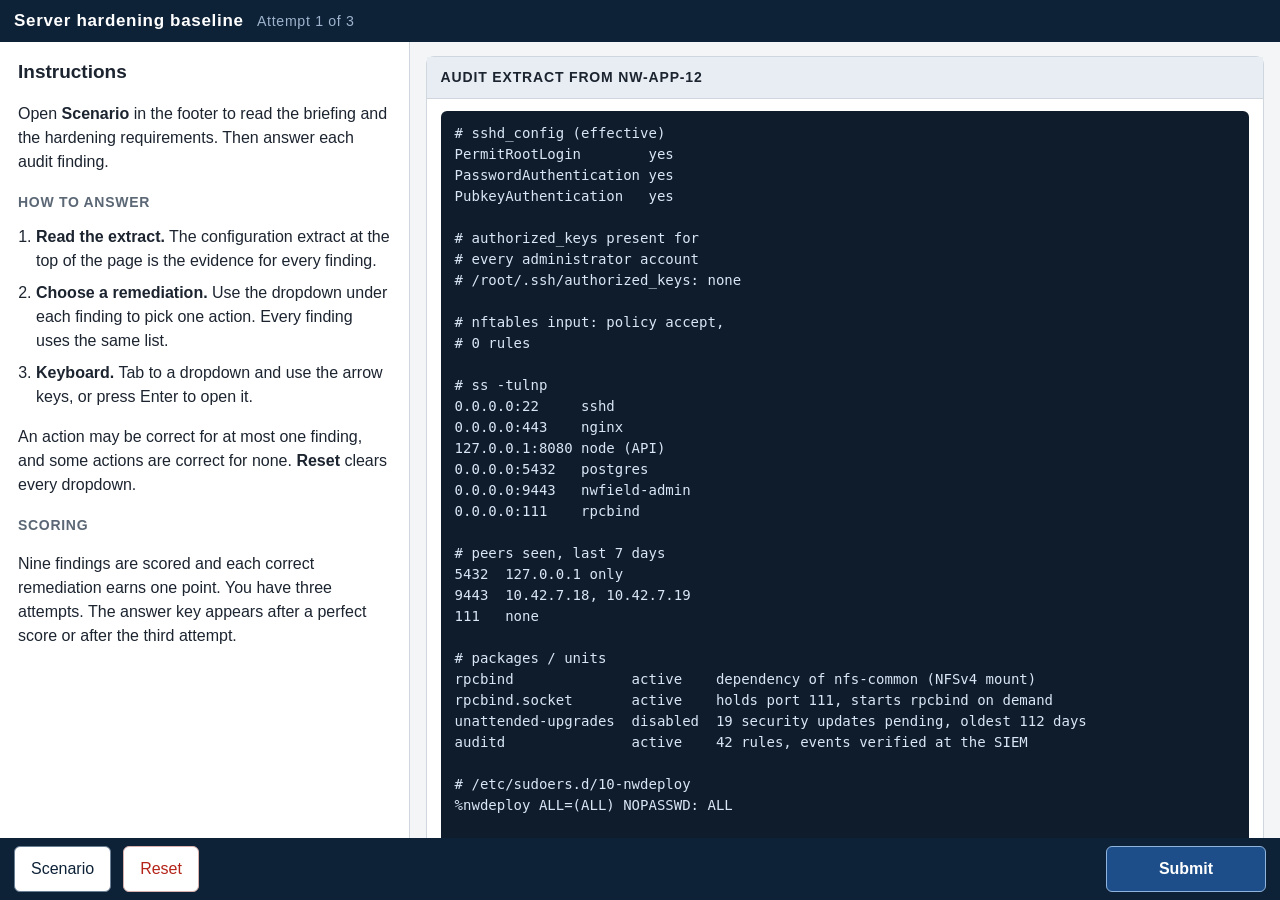
<file: system-hardening.html>
<!DOCTYPE html>
<html lang="en">
<head>
  <meta charset="utf-8" />
  <meta name="viewport" content="width=device-width, initial-scale=1" />
  <title>Server Hardening Baseline</title>
    <link rel="stylesheet" href="assets/css/text-scale.css" />
  <style>
    :root {
      --navy: #0d2137;
      --ink: #1c2430;
      --muted: #5b6775;
      --line: #cfd6de;
      --paper: #f3f5f7;
      --white: #ffffff;
      --deny: #b42318;
      --shadow: 0 10px 30px rgba(13, 33, 55, .18);
      --focus: #7766cc;
    }
    * { box-sizing: border-box; }
    html, body { height: 100%; }
    html { scroll-behavior: smooth; }
    body {
      margin: 0;
      color: var(--ink);
      background: var(--paper);
      font-family: "Segoe UI", Tahoma, Geneva, Verdana, sans-serif;
      font-size: calc(16px * var(--scale-body, 1) * var(--scale-all, 1));
      line-height: 1.5;
    }
    button, select { font: inherit; }
    button { cursor: pointer; }
    :focus-visible {
      outline: 3px solid var(--focus);
      outline-offset: 2px;
    }
    .sr-only {
      position: absolute;
      width: 1px;
      height: 1px;
      padding: 0;
      margin: -1px;
      overflow: hidden;
      clip: rect(0, 0, 0, 0);
      clip-path: inset(50%);
      white-space: nowrap;
      border: 0;
    }
    .skip-link {
      position: absolute;
      left: 8px;
      top: -60px;
      z-index: 30;
      padding: 8px 12px;
      background: #fff;
      color: var(--navy);
      border: 2px solid var(--navy);
      border-radius: 6px;
      font-weight: 700;
    }
    .skip-link:focus { top: 8px; }
    .screen { display: none; height: 100%; }
    .screen.active { display: flex; flex-direction: column; }
    .primary, .ghost, .danger {
      border-radius: 6px;
      padding: 10px 16px;
      border: 1px solid transparent;
    }
    .primary {
      background: #1d4e89;
      border-color: #8fb4dd;
      color: #fff;
      font-weight: 650;
      min-width: 160px;
    }
    .primary:hover { background: #163a66; }
    .ghost {
      background: var(--white);
      border-color: #6b7f94;
      color: var(--navy);
    }
    .ghost:hover { background: #eef3f8; }
    .danger {
      background: #fff;
      border-color: #d7b0ac;
      color: var(--deny);
    }
    .topbar, .bottombar {
      display: flex;
      align-items: center;
      gap: 12px;
      padding: 8px 14px;
      background: var(--navy);
      color: #d7e2ee;
      flex-wrap: wrap;
    }
    .brand { margin: 0; font-size: calc(17px * var(--scale-h1, 1) * var(--scale-all, 1)); font-weight: 700; color: #fff; letter-spacing: .04em; }
    .brand small { font-weight: 500; color: #9db4cc; margin-left: 8px; }
    .spacer { flex: 1; }
    .workspace {
      flex: 1;
      display: grid;
      grid-template-columns: minmax(300px, 32%) 1fr;
      min-height: 0;
      overflow: hidden;
    }
    .instructions {
      background: var(--white);
      border-right: 1px solid var(--line);
      padding: 16px 18px 24px;
      overflow: auto;
    }
    .instructions h2 { margin: 0 0 10px; font-size: calc(19px * var(--scale-h2, 1) * var(--scale-all, 1)); }
    .instructions h3 { margin: 18px 0 6px; font-size: calc(14px * var(--scale-h3, 1) * var(--scale-all, 1)); letter-spacing: .05em; text-transform: uppercase; color: var(--muted); }
    .instructions p, .instructions li { font-size: calc(16px * var(--scale-prose, 1) * var(--scale-all, 1)); }
    .requirements { margin: 12px 0 0; padding-left: 18px; }
    .requirements li { margin: 8px 0; }
    .main {
      padding: 14px 16px 20px;
      overflow: auto;
    }
    .panel {
      background: var(--white);
      border: 1px solid var(--line);
      border-radius: 8px;
      margin-bottom: 14px;
    }
    .panel h3 {
      margin: 0;
      padding: 10px 14px;
      font-size: calc(14px * var(--scale-h3, 1) * var(--scale-all, 1));
      letter-spacing: .06em;
      text-transform: uppercase;
      background: #e8edf3;
      border-bottom: 1px solid var(--line);
    }
    .panel-body { padding: 12px 14px; }
    pre.evidence {
      background: #0f1c2b;
      color: #d8e6f5;
      border-radius: 6px;
      padding: 12px 14px;
      overflow-x: auto;
      font-family: ui-monospace, "Cascadia Code", Consolas, monospace;
      font-size: calc(14px * var(--scale-mono, 1) * var(--scale-all, 1));
      line-height: 1.5;
      white-space: pre;
      margin: 0;
    }
    .question {
      border: 1px solid #9aa8b6;
      border-radius: 8px;
      background: var(--white);
      margin-bottom: 12px;
    }
    .question-head {
      display: flex;
      align-items: center;
      gap: 10px;
      flex-wrap: wrap;
      padding: 8px 10px;
      background: #dfe5ec;
      border-bottom: 1px solid #9aa8b6;
      border-radius: 8px 8px 0 0;
    }
    .qnum {
      background: #223c56;
      border-radius: 4px;
      color: #fff;
      font-size: calc(13px * var(--scale-small, 1) * var(--scale-all, 1));
      font-weight: 700;
      letter-spacing: .06em;
      padding: 2px 9px;
    }
    .question-head h4 { margin: 0; font-size: calc(16px * var(--scale-h4, 1) * var(--scale-all, 1)); font-weight: 600; }
    .question-body { padding: 10px 12px 14px; }
    .field { display: flex; flex-direction: column; gap: 4px; min-width: 0; }
    .field label { font-size: calc(13px * var(--scale-small, 1) * var(--scale-all, 1)); font-weight: 700; color: var(--muted); }
    .field select {
      width: 100%;
      max-width: 620px;
      min-width: 0;
      padding: 6px 8px;
      border: 1px solid #8a7440;
      background: #fffdf3;
      border-radius: 4px;
    }
    .hint {
      margin: 10px 0 0;
      font-size: calc(15px * var(--scale-small, 1) * var(--scale-all, 1));
      color: var(--muted);
    }
    .bottombar { justify-content: flex-start; }
    .scorepill {
      background: #081524;
      border: 1px solid #2a4663;
      padding: 4px 10px;
      border-radius: 4px;
    }
    .modal {
      display: none;
      position: fixed;
      inset: 0;
      background: rgba(8, 16, 28, .55);
      z-index: 20;
      align-items: center;
      justify-content: center;
      padding: 20px;
    }
    .modal.open { display: flex; }
    .modal-card {
      width: min(880px, 100%);
      max-height: 90vh;
      overflow: auto;
      background: #fff;
      border-radius: 8px;
      box-shadow: var(--shadow);
    }
    .modal-card .modal-head {
      display: flex;
      align-items: center;
      padding: 10px 14px;
      background: var(--navy);
      color: #fff;
    }
    .modal-card .modal-head h2 { margin: 0; font-size: inherit; font-weight: 700; }
    .modal-body { padding: 14px 16px 20px; }
    .modal-body p { font-size: calc(16px * var(--scale-prose, 1) * var(--scale-all, 1)); }
    .modal-body .sc-h { margin: 18px 0 6px; font-size: calc(14px * var(--scale-h3, 1) * var(--scale-all, 1)); letter-spacing: .05em; text-transform: uppercase; color: var(--muted); }
    .modal-body .sc-list { margin: 0; padding-left: 22px; }
    .modal-body .sc-list li { margin: 8px 0; font-size: calc(16px * var(--scale-prose, 1) * var(--scale-all, 1)); }
    #confirmModal .modal-card { max-width: 420px; }
    .confirm-actions {
      display: flex;
      justify-content: flex-end;
      gap: 10px;
      margin-top: 16px;
      flex-wrap: wrap;
    }
    .results-wrap {
      width: min(1000px, 100%);
      margin: 0 auto;
      padding: 20px 16px 40px;
    }
    .score-hero {
      background: var(--white);
      border: 1px solid var(--line);
      border-radius: 8px;
      padding: 22px 24px;
    }
    .score-hero h1 { margin: 0 0 6px; font-size: calc(22px * var(--scale-h1, 1) * var(--scale-all, 1)); }
    .big-score { font-size: calc(42px * var(--scale-score, 1) * var(--scale-all, 1)); font-weight: 750; margin: 8px 0; }
    .score-hero p { color: var(--muted); margin: 0 0 16px; }
    .result-actions { display: flex; gap: 10px; flex-wrap: wrap; }
    .answer-key {
      margin-top: 14px;
      background: var(--white);
      border: 1px solid var(--line);
      border-radius: 8px;
      padding: 18px 20px 22px;
    }
    .answer-key h2 { margin: 0 0 6px; font-size: calc(20px * var(--scale-h2, 1) * var(--scale-all, 1)); }
    .answer-key h3 { margin: 18px 0 6px; font-size: calc(16px * var(--scale-h3, 1) * var(--scale-all, 1)); }
    .answer-key .table-wrap { overflow-x: auto; margin-bottom: 6px; }
    .answer-key ol { margin: 0; padding-left: 22px; }
    .answer-key li { margin: 10px 0; font-size: calc(16px * var(--scale-prose, 1) * var(--scale-all, 1)); }
    table.key {
      width: 100%;
      border-collapse: collapse;
      font-size: calc(15px * var(--scale-table, 1) * var(--scale-all, 1));
    }
    table.key th, table.key td {
      border: 1px solid #b7c2ce;
      padding: 7px 8px;
      text-align: left;
    }
    table.key thead th {
      background: #d9e2ec;
      font-size: calc(13px * var(--scale-table, 1) * var(--scale-all, 1));
      letter-spacing: .04em;
      text-transform: uppercase;
    }
    @media (max-width: 980px) {
      html, body { height: auto; }
      .screen.active { height: auto; min-height: 100vh; }
      .workspace { grid-template-columns: minmax(0, 1fr); overflow: visible; }
      .instructions { border-right: 0; border-bottom: 1px solid var(--line); max-height: none; overflow: visible; }
      .main { min-width: 0; overflow: visible; }
    }
    @media (forced-colors: active) {
      .field select { border: 2px solid ButtonText; }
    }
    @media (prefers-reduced-motion: reduce) {
      html { scroll-behavior: auto; }
    }
  </style>
</head>
<body>
  <section id="exam" class="screen active">
    <a class="skip-link" href="#main">Skip to the findings</a>
    <header class="topbar">
      <h1 class="brand" id="examTitle" tabindex="-1">Server hardening baseline <small id="attemptLabel">Attempt 1 of 3</small></h1>
      <div class="spacer"></div>
    </header>

    <div class="workspace">
      <aside class="instructions" tabindex="0" aria-label="Instructions">
        <h2>Instructions</h2>
        <p>Open <strong>Scenario</strong> in the footer to read the briefing and the hardening requirements. Then answer each audit finding.</p>
        <h3>How to answer</h3>
        <ol class="requirements">
          <li><strong>Read the extract.</strong> The configuration extract at the top of the page is the evidence for every finding.</li>
          <li><strong>Choose a remediation.</strong> Use the dropdown under each finding to pick one action. Every finding uses the same list.</li>
          <li><strong>Keyboard.</strong> Tab to a dropdown and use the arrow keys, or press Enter to open it.</li>
        </ol>
        <p>An action may be correct for at most one finding, and some actions are correct for none. <strong>Reset</strong> clears every dropdown.</p>
        <h3>Scoring</h3>
        <p>Nine findings are scored and each correct remediation earns one point. You have three attempts. The answer key appears after a perfect score or after the third attempt.</p>
      </aside>

      <main class="main" id="main" tabindex="-1">
        <h2 class="sr-only">Audit evidence and findings</h2>
        <div class="panel">
          <h3>Audit extract from NW-APP-12</h3>
          <div class="panel-body">
<pre class="evidence" role="region" tabindex="0" aria-label="Configuration extract from NW-APP-12, scrolls sideways on narrow screens">
# sshd_config (effective)
PermitRootLogin        yes
PasswordAuthentication yes
PubkeyAuthentication   yes

# authorized_keys present for
# every administrator account
# /root/.ssh/authorized_keys: none

# nftables input: policy accept,
# 0 rules

# ss -tulnp
0.0.0.0:22     sshd
0.0.0.0:443    nginx
127.0.0.1:8080 node (API)
0.0.0.0:5432   postgres
0.0.0.0:9443   nwfield-admin
0.0.0.0:111    rpcbind

# peers seen, last 7 days
5432  127.0.0.1 only
9443  10.42.7.18, 10.42.7.19
111   none

# packages / units
rpcbind              active    dependency of nfs-common (NFSv4 mount)
rpcbind.socket       active    holds port 111, starts rpcbind on demand
unattended-upgrades  disabled  19 security updates pending, oldest 112 days
auditd               active    42 rules, events verified at the SIEM

# /etc/sudoers.d/10-nwdeploy
%nwdeploy ALL=(ALL) NOPASSWD: ALL

# /etc/nwfield/app.conf   -rw-rw-rw- root root  (read by user nwfield)
admin_api_key = nwfield-install-default   # value printed in the vendor guide
</pre>
          </div>
        </div>

        <div class="panel">
          <h3>Audit findings</h3>
          <div class="panel-body">
            <div id="findingList"></div>
            <p class="hint" id="findingHint">Choose one remediation for each finding.</p>
          </div>
        </div>
      </main>
    </div>

    <footer class="bottombar">
      <button type="button" class="ghost" id="btnScenario">Scenario</button>
      <button type="button" class="danger" id="btnReset">Reset</button>
      <div class="spacer"></div>
      <button type="button" class="primary" id="btnGrade">Submit</button>
    </footer>
  </section>

  <p class="sr-only" id="actionStatus" role="status" aria-live="polite"></p>

  <section id="results" class="screen" aria-hidden="true" inert hidden>
    <header class="topbar">
      <div class="brand">Server hardening baseline <small>Score</small></div>
      <div class="spacer"></div>
      <div class="scorepill" id="scorePill" aria-hidden="true"></div>
    </header>
    <div class="results-wrap" role="region" aria-labelledby="scoreTitle">
      <div class="score-hero">
        <h1 id="scoreTitle" tabindex="-1">Score</h1>
        <div class="big-score" id="bigScore"></div>
        <p id="bestScore"></p>
        <p id="resultMessage"></p>
        <div class="result-actions">
          <button type="button" class="primary" id="btnRetry">Try again</button>
          <button type="button" class="ghost" id="btnRestart" hidden>Restart exercise</button>
        </div>
      </div>
      <div id="answerKey"></div>
    </div>
  </section>

  <div class="modal" id="scenario" role="dialog" aria-modal="true" aria-labelledby="scTitle" aria-describedby="scDesc" aria-hidden="true" inert>
    <div class="modal-card" tabindex="0">
      <div class="modal-head">
        <h2 id="scTitle">Scenario</h2>
        <div class="spacer"></div>
        <button type="button" class="ghost" data-close="scenario">Close</button>
      </div>
      <div class="modal-body">
        <p id="scDesc">Briefing and hardening requirements for the Northwind server hardening exercise.</p>
        <p>NW-APP-12 is a Linux application server that runs the Northwind Field Services API. nginx publishes the API over TLS, PostgreSQL runs on the same host, and a media share is mounted over NFSv4. The host failed its baseline audit, and you are writing the remediation plan. Pick the one action that closes each finding without breaking the application.</p>
        <h3 class="sc-h">Requirements</h3>
        <ul class="sc-list">
          <li>SSH from the jump host at 10.42.7.19 is the only administrative path; it must keep working. Every administrator already has an SSH key.</li>
          <li>The monitoring platform at 10.42.7.18 must keep polling the admin console on port 9443. Both it and the jump host are in the management subnet 10.42.7.0/24.</li>
          <li>The NFSv4 media mount must keep working. The rpcbind package is a dependency of nfs-common, but the rpcbind daemon is not used by NFSv4.</li>
          <li>The database is used only by the API process on the same host.</li>
          <li>Files holding secrets are readable only by root and the service account that needs them, and never writable by anyone else.</li>
          <li>Members of nwdeploy still need sudo to restart the API service during deployments. Privilege elevation is limited to named commands.</li>
          <li>Security updates are applied within 14 days of release, without manual intervention.</li>
        </ul>
      </div>
    </div>
  </div>

  <div class="modal" id="confirmModal" role="alertdialog" aria-modal="true" aria-labelledby="confirmTitle" aria-describedby="confirmBody" aria-hidden="true" inert>
    <div class="modal-card" tabindex="0">
      <div class="modal-head">
        <h2 id="confirmTitle">Confirm</h2>
      </div>
      <div class="modal-body">
        <p id="confirmBody"></p>
        <div class="confirm-actions">
          <button type="button" class="ghost" id="confirmCancel">Cancel</button>
          <button type="button" class="primary" id="confirmOk">Submit</button>
        </div>
      </div>
    </div>
  </div>

<script>
function _0x4a1c(){var _0x152e88=['pgGZpKnVCNi','zw5LCIbPBIa','C29JA2v0igm','DMfPBgfIBgu','y29Uy2f0','B3vYy2uUifq','D2L0AcbLDMu','zgf5ihDPBMq','uMz4EKi','wwDXsKq','rI0WmW','ihbHy2THz2u','B25KAxrPB24','C3DLCNmGyxi','ig9UihbVCNq','A2v5iJ4','AwXSigHVBgq','AYbHzgrYzxm','AcbUBYbWzwu','z3vSyxiGC2m','DgHLigzPBMq','CYbVBMX5','t3ntwKu','vgHLigv4zxi','B3zLCIbtu0G','v21rseC','igfNywLUig8','BMLZDhjHDgK','BMqGBwfZAYa','Av9RzxKGC3q','zxmGyw5Kigu','C3iTB25SEsi','DMuGyxv0Agu','C2nVCMvuAxq','z3jVDxaGBwu','qwXSihjLBwu','tKztDJqSihm','sxPTBxa','mZCZmZf2CMDywKy','ihrOzsbHCha','phrIB2r5pG','AguGu1niihm','AguGyw5ZD2u','zxzHDgLVBI4','uhDZB2q','vxr1DfO','yxr0zw1WDhm','Esi+','pc90Ad48Dgq','w2rHDgeTy2W','yMvLBIbYzxm','ihrOzsbTyw4','ywXPza','nZu0oxLpvNrvza','CIbtu0GU','Aw5WDxqSihq','zgf0zxmSihq','BMqGDgHLig8','DhjPyNv0zq','BYbNCMfUDca','DgLVBI1Ozwe','ihzLBMrVCIa','ihjLBwvKAwe','AYbHBMqGyMu','lcbZBYbLBMe','yw5KCY4GvgG','y29SiJ5szw0','DgfYDhmGDgG','vMHrzKu','rgHot0W','CMuGyxzHAwW','zgvU','ywr5igHVBgq','y2XHC3nmAxm','qMLUzcb0Agu','m3WY','yKjmt00','ug9ZDgDYzvm','mtaUndiUnY4','pLnLBgvJDdW','ihjLC3rYAwm','u2vJDxjPDhK','pc9Zzwn0Aw8','z2uGzNjVBsa','AvrNwgG','zxj5igLUDgu','nhvZs29dCq','uMvTB3zLihq','zw4GDg8GDgG','BgvUz3rO','nhW2Fdj8n3W','CMvTB3zLsxq','ywrTAw5Fyxa','igfYzsaXmti','B3bLBG','DgvKigj5ihm','DwLYzxmGCMe','AxrOigeGDw4','uujNtwC','CY4GuMvWBge','D29YzgXLC3m','zwvWCYbWB3i','yNrUuMvZDge','DxnLzcbIEsa','Dgv4Da','ifT0ywjPBMq','q1Pts3G','vNrNCKi','ic8G','BMX5igzYB20','AwfSigzPEgu','iIbMB3i9iG','zwrZihrVihi','yMXLzf0Plca','zw1VDMLUzYa','ihn0yxKGB3a','zsbWB3j0ige','igfJy291BNq','lJaUmsb0ywS','pKnVCNjLy3q','jNf1B3q7','zsbLDMvYEsa','C3m9iNrHyMW','ueKGB24GDgG','ihDVCMXKlxC','DxaGAgfZihu','y2LUzYb0Agu','q2XLyxiGywW','ihrOzsaXnc0','mJi2mtDIBM92Bxm','vgHLihjVB3q','DgGGDg8GCM8','zxzdv0u','AguGy29TBwe','z2LUigzVCMm','zxn0yxj0ihq','mtqYnJC2nhbbvxPPAq','CIbRzxKGyw4','DMfSDwu9iIi','D2HPy2GGA2u','Dg9YAw5Niha','CJ48l3rOzwe','igfKzhjLC3m','EgzAC2O','CMvZDwX0twu','ihvZzwqUia','ysbWDwjSAwm','y29Wzt0Iy28','B3qOw2rPC2e','A2v5zg93BG','quntyLi','C3m9iNf1zxm','tgTgCNK','DgHLigrLzMe','quXmpsHbteW','zw1LBNq','AguGBwfUywC','mxW4Fdb8nxW','zxbSywnPBMC','EMjQuuK','zNjVBq','zYbKAxjLy3q','A2LUzYbHBNK','pg9WDgLVBIa','igzPBMrPBMC','B25Lig91Dc4','DxrVBwf0Awm','Agf0ihn1yM4','yNrUr3jHzgu','CM9VDdPUD2y','uxrKCeS','ifnjru0','jMX0oW','y2HPBgrYzw4','B3iGCMvIB28','pc9SywjLBd4','CYb0DxjUAw4','D2vYzwqUia','zxHHBvrPDgW','rNrdqLG','zcbHBhnVihi','zsbPCYbWCMK','DgvKihbHC3m','B3n0lG','CY1JB21TB24','mhWYFdr8mxW','EejozMq','Dg8GDgHLig4','pc9ZCgfUpG','ihnLy3vYAxq','rI0Wna','Awq9iG','yNv0zq','zsbKywvTB24','ig9IC2vYDMu','C3rYAw5NAwy','shz6ALa','yNrUuMvZzxq','BwLU','igHLywqT','C2LKzxDHExm','iIbHCMLHlwq','BhnVig1Lyw4','BMX5igfKBwK','BNrLCMfJDgK','DhrLBxb0','igfZihjVB3q','AuDfBNG','psiWiIbYB2W','zMLSzsbWzxi','ChvIBgLJigS','DhDVCMSGzw4','B3jSzc13CMK','phrYpJX0Aca','CgXVEsbNCM8','z2vxveW','yxnZpsjXBNu','mcbVD25Lzca','Aw5Uzxjive0','CMvM','vxnLza','Bgv2yxrLlca','BhvLigLUihq','pc9OmZ4','CNzPy2uGywm','zJa4','DgHLigzPBgu','DgfIAw5KzxG','DgHLC2uGyw4','D29YzcbHDxq','CYbPBNnPzgu','Bgf0zM9YBsa','C2vSzwn0lca','yxjPys1PBNy','zsbVBIbWB3i','B2r5','zJa5','qLHREe4','BNn3zxiGA2u','BuP0yNy','nhW1Fdf8nNW','ELnkDxu','yxvSDcb2ywW','AgvUDgLJyxq','CMfUDcbPCYa','igfSB25Ligq','zcbLEhbSyw4','Ag91DcbSB2m','zJa1','w3rHyMLUzgu','AfLrAuG','AfnhsLa','rI0Woa','CNmU','B2rHBa','DgfYz2v0','C2v0sxrLBq','CMrLBMLUz0e','zgfvA0y','suTuqNa','AxmGDgHLiee','pc9Ond4','C2nVCMuUifq','A2XxruO','BwLZC2LVBNm','z2v0sxrLBq','z2GGuefnigK','igfUzcb3CMK','uMLuAfi','ENvttKu','Dg8Gmti3lJa','ihjVB3qGBg8','mxW0Fdv8mhW','CKzRCgq','Dg9YigfSCMu','jMD0oW','zwrPyxrPB24','AM9PBG','igjLBg93lG','igLZignVBxa','C3nHz2u','Axr5ihvWzge','rI0WnG','CxvLC3rPB24','qKvesgq','B2nRzxqGB2y','Evn1whe','B3CGyw5KigS','Aw5KihnLCNy','zwf2zsbHBIa','Dhi+phrOihm','pgGYigLKpsi','CYbHigrPzMy','igvSzxzHDgK','qxbdDLe','tNPvtwS','igf1Dg9Tyxq','AgLNAfnJB3i','BNrcEuLK','zMLSzsb0BYa','CMv3CML0Dgu','zw1VDguGCge','vgfI','DcbSB2DPBIa','zgj5psjHBNm','zxjLBNqGDMe','AxmGysbZzxa','u0rgsMW','C2nYB2XSCYa','CxvPuLK','yM9KEq','B3CIpG','igf1DgHLBNq','zsbUzxr3B3i','y29TCgXLDgu','CxvPCMvTzw4','AgvHzc0','zhzdBMK','rI0Wnq','ywn0AxzLrwW','zwrPysbTB3u','BYbVBMX5ihi','zxf1AxjLCW','EwPzBuW','BNmGAgf2zsa','B3CGD2L0Ag8','y2nLChrZiha','B29WyMfJAYa','uKfcDhC','nZrmzePHrKu','teLZzwS','zwvWCYbPDca','DgLYzwX5lIa','AxrSzq','C2vYDMLJzsa','pgGZpLDOEsa','tw9KzsaWnJq','CgfZC3DVCMq','zMLLzcbHDca','CNbJyMLUzc4','Bw9KzsaWnJq','scbZzxj2zxi','y2XPy2S','zc1YzwfKywi','DgLVBJ4','CMvXDwLYzsa','yYbRzxLZige','zxmGDgHLihi','Aw5Npc9Jyxa','Dw5UzwnLC3m','BwTJue0','psjZCI1VBMW','zw1VDMuGBMy','ic0G','C2v0qxr0CMK','pgnHChrPB24','CMvHzhKGChu','CM9SzsbYzxe','AguGC2fTzsa','BNrLzcbPBIa','pc9VChrPB24','zs13CMfWiIa','seT6qLq','pgG0igLKpsi','u2v0ihrOzsa','ihvWzgf0zsa','rI0Woq','lM1VzgfS','yxbWlMnVBMy','DgHLihbHy2S','ig5LDYbVBMu','s1jICgG','Dcb1BML0igS','DgGGC2nVCgu','BwjLCIWGyw4','r2fQA1i','yMXPBMCGAxq','igfUigfJDgK','zIb0AguGBMu','vxnLigf0Dgu','B25Zigf0Dhi','uxfSueK','zxr3B3jRlG','pc90Ad48l3q','iIbHCMLHlwW','m3W0Fdb8mNW','pgXHyMvSigK','yxr0zw1WDeW','BIbPBIbHCYa','DgHLifnjru0','zZ4G','y29UzMLYBui','nhWYFda','EsbHBMqGzxG','BxvZDcbRzwu','l29WDgLVBJ4','BMLUzYbHz2e','ihrOzsbWB3i','B3CU','pYbuAgLZigm','DgfIBguU','DcaXmteGB3a','EvrPDgXLiJ4','tgf3svO','rgLZywjSAw4','yxnZD29Yzc4','CMvZDgfYDca','ywSGDgHLig0','yxruuvy','yxrPB25Zige','zw4Gyw5Kihm','yMXPBMCSige','BIbKzwXLDgu','D2vYs2v5vgK','Aw9UigfUzca','ANfKtgO','BNrPy2f0Aw8','rxnJyxbL','ywXSihj1Bgu','CMvZDwX0CW','zxqUiejPBMq','Cxf3uLG','iJ5szw1LzgK','pc9VBd4','CML0ywjSzs4','zwn0ihjLBwu','B3LPwNO','zxbZigfJDgK','ignYzwrLBNq','u1niihbHC3m','yxrL','BgvJDgLVBNm','vgHLig9UBhK','AwnLigfUzca','BNjLC3rYAwm','CY4GvgHLige','DwLYzwqGCMu','DcWGC28GDgG','Axn0CMf0B3i','Bwf4','C2fIBguSige','ww91igHHDMu','yM5LDcWGC28','Bgv0zs4Gww8','BhnVigLUihq','AxrZihnVy2S','yxj5ig5LDhC','rw5HyMXPBMC','B3nLxq','zxnJCMLIzwq','thPIyKC','B3LKwvK','DwX0ignYzwq','ihbVBgWU','ywn0Aw9Uu3q','ndK4sfr5y2jp','zwn0B3i','vgHLihjWy2i','yxjPys1OAwq','BMCGyM90Aca','B1Lczvq','yMXLigzYB20','BwvKignVBw0','AgfYzwqGCM8','z2TZEwS','DsbOyxzLia','ignVBxbSzxq','u0PAsM0','zw50Aw9UlIa','ifjLBw92Aw4','qw5ZD2vYigS','Aw5LCNq','AxrOigeGAg8','ihnJB3bLpsi','phrOzwfKpJW','ywXSCYb0Agu','BIbJB25ZB2W','wNLtsM0','ihDVDwXKigu','Dcb1C3vHBgW','CKfszuO','zg1zwvG','rgTNthm','Bxb0ia','y291BNqGBg8','vLDMqMq','Esi+oIa','teXdDgK','Afbuzu0','Axn0','AgvUihrOzsa','pc9KAxy+','pgrPDIbJBge','zxqGDw5PDa','igXPC3rLBMu','BwLUAxn0CMe','ywjSzsbIzwW','B3n0lcbZBYa','re5uq04','ve5fuey','ihjVB3q6BNC','tePzywS','ywDLBwvUDca','zJa3','mtKSigLZihq','CYbHigTLEsW','BguGyw5KihC','BML0B3jPBMC','sgjsCwu','zJaX','DgHLihjWy2i','z290','Dgv4DenVBNq','zxmGywrTAw4','CYb0AguGDMu','BLfXvu4','vgHLig53zgu','AwTWCwm','ihvZzwqGywW','vNz4tLy','ig1HC2TPBMC','AxjLD2fSBca','ig9Mia','psjJB2WIpKm','B2vZig5VDca','CIb0BYb0Agu','rI0WnW','ywWGAxmGywW','rxzLCNKGywq','zMLLBgq','zwn0B3jbBgW','BMrVCIbKzwy','lIbszxf1Axi','zM9JDxm','zMLUzgLUz0W','z3vPzguSihm','CM92zwqGBw8','zcb0AguGCMu','igXVB3bIywm','C2fIBguGC2u','yw5ZD2vYlwS','C3DLCNm','BNqU','z2v0rwXLBwu','ufzrvgW','Dg90ywW','uMvZzxqGyw4','Axn0zw5PBMC','iJ48DgfIBgu','B3qSig5VDca','zM9YigvHy2G','ue1Lvem','sfLsBfa','AwnHDgLVBIa','igL0ihDPDgG','DcbOyxmGDg8','CYb0AguGC2u','pc90zd48Dgq','AgLKzgvU','tfb6rxe','u3vIBwL0ige','yxnZD29Yzca','B25NpG','Axf1zsbZzwm','zNjVBsbVCgu','BvL4Dg8','ywqGDgHLigy','CYbHDhrLBxa','oJWVC3rYB24','ideXmsb3Axq','Aw5NihrVigW','igrLzMf1Bhq','DgHLigD1zxm','DwrPDgqGyw4','zMLSzsbHBMq','C2HPzNrlzxK','pc9ZzwXLy3q','y3jLzgvUDgK','C2nVCMu6ia','AwnOigLZige','ywjLBgXLzgi','zYb0BYb0Agu','igzVCIb0AgK','zxHHBq','AgLUzcbHBMq','CMvTB3zL','ywrK','DMuGCgf0Aca','B3jRigXPC3q','BgfZDfnJB3i','CYWGAw5JBhu','yw1LzcbJB20','Bsi+','EfzUDhK','qNrSseO','Aw5NsgLUDci','yNK9iMzPBMq','zwn0','C3bSAxq','BMqGBwfZA2K','qwXSB3CGDgG','DwuU','AxnjBNrLz2u','Burtq2m','CMuGDw5HBNm','BgvUy2uGDgG','DLDlD2e','DcbVBMX5ihq','B3rOzxiGywm','Bg9JywWGzwW','igfZigTLCM4','zcbMB3j3yxi','BYbSB2CGAw4','CNqGmteXig4','mZiU','y3qGB25SEsa','AgfYzwqGBgK','BMqGyNjLywS','zxK8l2GYpG','C2nVCMvqAwW','y3jLDcb3Axq','ihrVBY4Gyxu','BNrYB2WGDgG','t3jSDvO','ig9UigeGCMu','tgLZDgvUzxi','zNvUy3rPB24','Aw5Nig9MzIa','ihbVCNqGntq','zgLHDgLVBIa','ihvWzgf0zxm','rw5HyMXLige','Dg8GDgHLigG','DgL0Bgu','B24GAxmGDw4','C28GDgHLigC','BNmGB24Gzxy','D2XLzgDLlG','BNmGyxjLige','yMXPyYbRBM8','C3rHCNrZige','BNvpseu','ig5VDgHPBMC','D291BgqGC2K','nJrzzePmu3C','zsbZyw1Liha','y3rSEsbVDMu','BuP4rKe','vuH6DKu','ywTLigvMzMu','qsbOB3n0igy','v21quhm','yvzOC0q','zxKIigfYAwe','vKfVzLy','zxLZ','CgHNrNy','qxr0zw1WDhm','BMCGChvIBgK','igL0zw1Zige','pc90ywjSzt4','pc90zd48l3q','ihrOzsbZDwq','igrHExmGyMu','Awj1DgfIBgu','AwXLihDOAwW','Dw5UAw5Nihu','A2v5','ihrHyMXLlca','ksbot1bbu1m','CNbJyMLUzca','lwXHyMvSBgu','renLD3C','yMvZDfnJB3i','y2f0Aw9UlG','Bsb0Ag9Zzsa','BMqGA2vLChm','igvHy2GGyxu','phnLBgvJDca','pgfYDgLJBgu','BwfW','ignHBIbSB2C','DhrLBxb0u3q','qLrQyuu','CgPREuO','zsbNCM91Cca','igf0DgvTChq','u3vIBwL0','jMfTCdS','uMvWBgfJzsa','yNrUu2nLBMe','zxH0yxjLysW','yxv0AgvUDgK','uuWGBgLZDgu','yxjHDguGy28','C2vZihjLywq','igLUigrPCMu','rM1WwMy','zcbWzwvYlca','EsbWCM9TChq','DgHLigHVC3q','mJu3mJi3mgTUvvvfrG','Esb1CgrHDgu','BMCSigrPC2e','BIb0BYbSAxm','ugvYzMvJDca','ignSyxnZpsi','y3rPB24Uifi','zw50','tgLZDcbZzwW','ifjLCxvPCMK','zYbVzMyGA2u','sLLRwNK','lM1VzgfSlM8','Dhj1zq','AguGCgfJA2e','BYbZDg9WCgK','ywjLBa','vgHLihzHBhu','AgvKDwXLige','ywXYzwfKEsa','yxqGD291Bgq','u29TzsbMAxG','iIbKyxrHlwK','ignSB3nLCYa','C3m9iMzPzwW','zxj2AwnLlca','BcbPBNrLCNy','uuLdrKi','igfUzcbICMu','zwzHDwX0','y2THz2u','ChjLDMvUDeq','DxqGBwfUDwe','t2riCLa','zxmGDgHLihm','EhqGy29UBMu','zxqU','z2fprhe','AguGqvbjihm','pc90Ad48DgG','igXLyxzLCYa','EvPqy1m','BMCGyw5KigW','mNWWFdm','nNW1Fdf8m3W','zt0Iz3jVDxa','BgLUzYbYB28','lNnJCMvLBG','BMC8l3rOpJW','ihjLBwfPBMK','zJaY','CM9TChqGzM8','ihbLBMrPBMC','ywn0AxzL','Et0IBgfIzwW','s2DYqMy','ihn0AwXSige','yNjHCNKGDxa','ywrKrxzLBNq','pgXPpJXZDhi','z1Dtww8','DdWVAdm+','BMCU','BIbVDMvYifm','zw50AwfSihC','CIb0AguGCg8','A2TNBe8','yw5ZD2vYs2u','otGZmtz0zMLjALG','DgHLBxnLBhy','yxv0B21HDgK','qK1Ts2e','zd0I','zsbJB3jYzwm','zJa0','y29UzMLYBu0','B24GDg8GBMe','qMfQv0W','yw5ZD2vY','BIb0AguGBMu','i2zPBMrPBMC','ihnVihr1CM4','AguGB3rOzxi','uMvZzxq','BgXVDYbHihm','Aw4UierPC2e','Bg9ZzxmGCg8','ywDLihDVDwW','BgqGzMLSDgu','DcbOzwXWihC','zgf0yxnLDa','igLZihDVCMW','CIbLDMvYEsa','yw4Gy2XHC3m','CMzHy2uGB24','DMfSDwu9iG','zYbMCM9Tihq','v0q6iefmtca','qxr0zw1WDca','Et0IAgvHzc0','zwWGyw5Kihm','y2LZzsbPCYa','AguGANvTCca','DMfSDwu','DcbSAw1PDhm','yMLNu2nVCMu','u3rVCcWGzgK','zMLSDgvY','ignOyw5Nzxm','zsbYB2XLihi','CMvTB3zLqxq','yNrUuMv0CNK','vgHLifntsca','pc9SAt4','mcWGB3DUzwq','BML0lcbHBMq','C3vIBMv0ihC','DguGywnJzxm','DgLVBIbMB3i','C3qGzMLYzxC','yMXPBMCGB3i','yMTPBfy','A3P1DfO','phnWyw4Gy2W','yxrPB24GC2u','CgXHBMf0Aw8','CYbYzwfJAge','ignSAwvUDca','Ag91DcbHiha','yxr1CW','yw5UB3qGyMu','mtG3zeHczeXg','zxHDoM5VDcG','ihn1zg8U','w2HYzwzDlca','zgL0igzPBMq','AKj0AxG','C3LZDgvTsge','zM9YrwfJAa','wgPrwKq','ihvUzg9Uzs4','rI0WmG','DgHLihnLCNy','zsbHDxrVBwe','AhrLBMLUzYa','yMLUzgLUzYa','AxmGzNvSBca','BMqGCMvIB28','v0PoCe4','D1Ptv0C','C2nVCgu9iNi','B3qGA2v5ihq','DgvZigLUC3q','Egnbzw8','tff6t2q','DgXLiJ4','BIWGyMvJyxu','CNqGyNv0igW','Aw5NlIbuAwC','y2XVC2u','wKXHwxm','C3DLCIbRzxK','rgLZywjSzsa','uMvZDhjPy3q','zJa2','zd0IBgfIzwW','y29UzMLYBvq','Aw5KigrHzw0','q2PeBfu','CYbMB3iGDgG','EfzKs1i','y291BNqGCMu','z1bIrfm','igrVzxmGBM8','rI0Wmq','Defqs1i','y29UzMLYBu8','zci+','AwmGA2v5CYa','zYb0AguGu1m','AwmGC2vJDxi','zc4GrgLZywi','yNv0Dg9UoM4','y2HHBMDL','EKrrBvu','C2vSzwn0Aw8','CgvU','C2nLBMfYAw8','zw1LBNqGC3u','CgXHy2uU','DuHxr1G','svL1rgm','BNrZihzLCMK','C2uGDgHYB3u','CIbYzw1LzgK','z0D5uu4','CMv0','zxmSihn1y2G','Bci+rMLUzgK','vKfXuve','BcbVzIb5B3u','CgfYC2u','zsbZyw1LigG','vgHLigfKBwK','zgLUzYbYzxe','phnLy3rPB24','CNvUBMLUzYa','BMrZihrOzsa','CNvSzsb3B3u','CMvTB3zLCYa','zsbWB3j0ig8','yxrPB24GzM8','DgLVBI1IB2q','B24GAxmGzgK','pc9HCNrPy2W','AxmGCNvUBMK','CYb0BYbZAwC','DcbWzxjMB3i','zgfLBw9Uige','CxvLCNLtzwW','tNDhBNm','C2fIBgvKlG','zcbPDhmGBg8','BwfUzhmGDgG','pc90yM9KEt4','zgLYzwn0ihi','DMuGC29JA2u','u2nVCMu8C3a','Aw5Nihb1yMW','pg9SpG','sev2D2i','DgLVBIbTDxm','CMvWBgfJzq','zJaZ','C2v0vgLTzw8','C2vSzwn0','C3rVCcbHihi','DMXzwe8','yw5JzwW','zgL0zcbPCYa','ywz0zxiGysa','AwvSzcbSzxq','igeGDw5PCxu','igv2zxj5ig4','DxLxtKC','zxj2zxiGCge','y29UzMLYBum','ywjLBd0Iqw4','BMjIzNu','vgHLig1VBMK','Ed0IlteIxsK','C3rPBgWGBMu','CMLV','Dca5ndqZigK','v3jPr3K','mJeYmdGXnxDZBNzKzG','v1PmDKS','sgLNAgvZDca','B290igXVz2K','CM9VDcb3Axq','zsbZzwnYzxq','CcbWB2XSAw4','EwjVyxjKlwK','CMvZDgfYDhm','Ag9ZDcWGD2G','DgHLCIb0Age'];_0x4a1c=function(){return _0x152e88;};return _0x4a1c();}function _0x32bb(_0x4afe58,_0x3532fc){_0x4afe58=_0x4afe58-(0x1*-0x1beb+-0xa8d+-0x2784*-0x1);var _0x1dca0a=_0x4a1c();var _0xad7edb=_0x1dca0a[_0x4afe58];if(_0x32bb['LaKnLJ']===undefined){var _0x34ef52=function(_0x416b03){var _0x29ce6f='abcdefghijklmnopqrstuvwxyzABCDEFGHIJKLMNOPQRSTUVWXYZ0123456789+/=';var _0x5caee6='',_0x26d748='';for(var _0x11fc5f=0x20bd+-0x1364+-0xd59,_0x35b694,_0x29b543,_0x45db00=-0xb2a+0x247d+-0x871*0x3;_0x29b543=_0x416b03['charAt'](_0x45db00++);~_0x29b543&&(_0x35b694=_0x11fc5f%(-0x1*0x22e7+-0x2472+-0x1*-0x475d)?_0x35b694*(0x2*-0xa53+-0x8*-0xa+0x1496)+_0x29b543:_0x29b543,_0x11fc5f++%(-0x6*-0x3fd+0x1223+-0x869*0x5))?_0x5caee6+=String['fromCharCode'](0x13b5*0x1+-0x1b3b*-0x1+-0x2df1&_0x35b694>>(-(0x2349+0x5b7+0x28fe*-0x1)*_0x11fc5f&-0x2*0xbbb+-0xd*-0x167+0x1*0x541)):-0x8b*0x2+0x3*0x506+-0x5*0x2cc){_0x29b543=_0x29ce6f['indexOf'](_0x29b543);}for(var _0x38531d=-0x95f*-0x2+0x29*-0x8d+-0x1*-0x3d7,_0x3653d4=_0x5caee6['length'];_0x38531d<_0x3653d4;_0x38531d++){_0x26d748+='%'+('00'+_0x5caee6['charCodeAt'](_0x38531d)['toString'](-0x1*0x4a8+-0x2587+0x2a3f))['slice'](-(0x102*0x19+-0x43*0x70+0x420));}return decodeURIComponent(_0x26d748);};_0x32bb['bSmgfB']=_0x34ef52,_0x32bb['getLec']={},_0x32bb['LaKnLJ']=!![];}var _0x491ac9=_0x1dca0a[-0x889+-0x65b*-0x1+0x22e],_0x4ba37f=_0x4afe58+_0x491ac9,_0x4a3a28=_0x32bb['getLec'][_0x4ba37f];return!_0x4a3a28?(_0xad7edb=_0x32bb['bSmgfB'](_0xad7edb),_0x32bb['getLec'][_0x4ba37f]=_0xad7edb):_0xad7edb=_0x4a3a28,_0xad7edb;}(function(_0x30a0ee,_0x438306){var _0x125215={_0x5586f7:0x128,_0x489727:0x42e,_0x51c3a7:0x3fc,_0x4007e2:0x3cc,_0x129891:0x427,_0x15b97f:0x2e0},_0x1472b9=_0x32bb,_0x3ecf42=_0x30a0ee();while(!![]){try{var _0x3805fd=-parseInt(_0x1472b9(0x3db))/(0x2186+0x1cfb+-0x280*0x19)*(-parseInt(_0x1472b9(_0x125215._0x5586f7))/(-0x1b1*0x7+0x1dd2+-0x6b*0x2b))+parseInt(_0x1472b9(_0x125215._0x489727))/(-0x2250+0x1*-0x1acb+0x3d1e)+-parseInt(_0x1472b9(_0x125215._0x51c3a7))/(0x4*0x76a+-0x2*0x174+-0x1abc)*(parseInt(_0x1472b9(0x39b))/(-0x1b*0x5b+-0x17f+0xb1d))+-parseInt(_0x1472b9(0x1a6))/(-0x1a78+0x444+0xb1d*0x2)*(parseInt(_0x1472b9(_0x125215._0x4007e2))/(0x23ad+0x6*0x2c4+-0x343e))+-parseInt(_0x1472b9(0x263))/(-0x13dc+-0x1*0xa7d+-0x457*-0x7)*(parseInt(_0x1472b9(_0x125215._0x129891))/(-0x33*0x2b+0xf1f+-0x685))+parseInt(_0x1472b9(0x29c))/(-0x115*0x1f+-0x1e61+0x1*0x3ff6)+parseInt(_0x1472b9(0x31f))/(0x17*-0xc+-0x106f*-0x2+0x387*-0x9)*(parseInt(_0x1472b9(_0x125215._0x15b97f))/(-0x26*-0x1a+0x65b*0x1+-0xa2b));if(_0x3805fd===_0x438306)break;else _0x3ecf42['push'](_0x3ecf42['shift']());}catch(_0x40de87){_0x3ecf42['push'](_0x3ecf42['shift']());}}}(_0x4a1c,0x3b5f5*0x2+0x1*0x513b9+-0x8766c),(function(){'use strict';var _0x5d598d={_0x10c3de:0x1e9,_0x3e98a3:0x4b9,_0x2310a9:0x3f5,_0x5df0b6:0x14a,_0x5ac707:0x11b,_0x4b75b9:0x2b4,_0x54c8c2:0x34d,_0x23d033:0x341,_0x130290:0x15f,_0x245cde:0x2d2,_0x432488:0x233,_0x5dac72:0x21f,_0x30aa30:0x1f5,_0x6bf7ab:0x1c8,_0x46fd3f:0x2df,_0x439061:0x1b9,_0x317bc9:0x439,_0x1b2b9c:0x154,_0x1a59c5:0x1ea,_0x207f45:0x3b2,_0x1522f3:0x2c3,_0x360130:0x1b8,_0x3c239e:0x3e8,_0x2bc027:0x4ba,_0x45c75a:0x186,_0x294078:0x2d1,_0x2e9b3c:0x2ec,_0x5dfcfe:0x40c,_0x55b8ed:0x4be,_0x1f4378:0x198,_0x5057c9:0x1e5,_0x5a0c5e:0x192,_0x558aba:0x168,_0xd39208:0x319,_0x5e829e:0x25d,_0x5c5e6b:0x3a9,_0x5ebcf7:0x28e,_0xcbd665:0x1fc,_0x1c4eeb:0x35e,_0x389a29:0x216,_0xf4deb8:0x342,_0x1b272f:0x12c,_0x2a1cc1:0x34c,_0x40f6e3:0x3ed,_0x112958:0x167,_0x3ab36c:0x251,_0x243cfb:0x413,_0x280c14:0x181,_0x5bb75a:0x39e,_0x7cd01f:0x256,_0x17e2a1:0x44c,_0x26a79d:0x463,_0x4481a4:0x368,_0x2109a6:0x193,_0x510275:0x32f,_0x6ccf6b:0x275,_0x85581b:0x3e1,_0x26cb79:0x461,_0x41b5b5:0x309,_0x4aa739:0x4d1,_0x5d885d:0x30e,_0x226f13:0x1d3,_0x1b71ee:0x197,_0x146e8f:0x3c2,_0xc6f0e6:0x32a,_0x48d4f9:0x190,_0x5402a8:0x1cc,_0x120530:0x48b,_0x13c4b9:0x499,_0x2c43f9:0x17d,_0xafacdd:0x138,_0x132406:0x27d,_0x375c15:0x218,_0x3f7108:0x3b8,_0x27438f:0x4a3,_0x37d53c:0x2e6,_0x28f5e8:0x294,_0x3cb8d5:0x245,_0xc38c60:0x1d6,_0x12a58b:0x1e3,_0x1c24aa:0x47c,_0x2deec0:0x423,_0x5060e3:0x191,_0x2e2ee0:0x40a,_0x1a601e:0x3f7,_0x129ebe:0x255,_0x531625:0x403,_0x11a284:0x227,_0x4f9afb:0x14c,_0xc4a2a9:0x371,_0x1f3674:0x379,_0x3d791b:0x2ce,_0x1a79dd:0x259,_0x3c4e3c:0x2ab,_0x196ddf:0x29e,_0x59d510:0x1aa,_0x2f65ff:0x1dd,_0x315a68:0x4c6,_0x283e05:0x3a8,_0x128ba9:0x244,_0x2efb54:0x4c5,_0x3c4789:0x213,_0x23ac2b:0x16b,_0x4865ea:0x2f1,_0x391eb2:0x1e7,_0xb80606:0x1eb,_0x2b357a:0x279,_0x610782:0x30f,_0x1280c2:0x158,_0x55f175:0x37e,_0x1edc6d:0x153,_0x130e33:0x40b,_0x5465a5:0x170,_0x635847:0x179,_0x3ec687:0x3e9,_0x203021:0x2a2,_0x1fa7a3:0x45a,_0xd3aade:0x13f,_0x57a493:0x176,_0x13c102:0x11f,_0x4e5743:0x1fd,_0x210fb9:0x366,_0x1a1557:0x32d,_0x233fff:0x4b4,_0x2848b0:0x4c3,_0x32b16e:0x159,_0x320fe4:0x479,_0x28ab4e:0x12b,_0x2636fb:0x1e8,_0x59e03e:0x36c,_0x1e58bc:0x2f4,_0x55b2e5:0x2dd,_0x15e37f:0x4c7,_0x807f9c:0x19d,_0xdca961:0x395,_0x5e7fe7:0x442,_0x1f5e2c:0x358,_0x378803:0x199,_0x24b2a8:0x3fe,_0x24093f:0x118,_0x1830fc:0x3e5,_0x52ada1:0x3f6,_0x4f8c2c:0x405,_0x237a7f:0x3ab,_0x288573:0x2ee,_0x344df4:0x299,_0x983a71:0x3f4,_0x56a46a:0x1d7,_0x49e845:0x3a4,_0xbdb051:0x44d,_0x345edf:0x219,_0x124f0f:0x126,_0x43c4f4:0x262,_0x1d7d83:0x41a,_0x3f65a3:0x248,_0x19fc60:0x1f7,_0x7a9cb4:0x44f,_0x1b5b5f:0x20b,_0x107395:0x41f,_0x1ba139:0x409,_0x53b9a7:0x18b,_0x2c5b3b:0x414,_0x13f431:0x110,_0x5bb111:0x484,_0x61ab8b:0x21d,_0xf4b134:0x2c4,_0x4a49d7:0x488,_0x571e9e:0x422,_0x4f0e84:0x187,_0x3d92c3:0x43b,_0x51df26:0x4a7,_0x58bdba:0x289,_0xffc5a2:0x1cd,_0x18b431:0x1ec,_0x27133e:0x1f9,_0xffbc21:0x3bb,_0x5eefda:0x460,_0x2ffcae:0x33e,_0x372aac:0x48b,_0x20e4ee:0x499,_0x39272f:0x26e,_0x1f69d8:0x242,_0x20a16b:0x37a,_0x367587:0x224,_0x533ef4:0x3cf,_0x230ba2:0x391,_0x3523e0:0x2ba,_0x136c38:0x2aa,_0x80b91e:0x29b,_0x2078f2:0x290,_0x58fef9:0x407,_0x565902:0x212,_0x1c2c3a:0x152,_0x549c79:0x39a,_0x17d87c:0x34a,_0xe831ce:0x30c,_0x3443e0:0x125,_0x54fee8:0x210,_0x141594:0x281,_0x473c83:0x4c2,_0x485175:0x2ce,_0x16ec30:0x329,_0x1094bd:0x41b,_0x3e4d2d:0x288,_0x41313e:0x3dc,_0x3cd0b4:0x39e,_0x39344d:0x2db,_0x46098e:0x385,_0xfcf2d2:0x1d4,_0x4bc6d3:0x1a2,_0x16b995:0x122,_0x298025:0x3eb,_0x1ab675:0x3f0,_0x4bc093:0x1f9,_0x7beb78:0x49e,_0x5426d6:0x11d,_0x41265a:0x399,_0x2bf7ba:0x31a,_0x5238af:0x1ac,_0x3c15f3:0x15d,_0x4337fc:0x23a,_0x38dbea:0x340,_0x4869c6:0x2bd,_0x3c057c:0x402,_0x3e902f:0x1f2,_0x231a54:0x498,_0x441907:0x407,_0x393bdc:0x360,_0x288ae9:0x14f,_0x3e6c23:0x2f7,_0x559a67:0x1d9,_0x52b157:0x16f,_0x233dfe:0x133,_0x1c83e6:0x30e,_0x400eca:0x1f0,_0x4b979b:0x1ab,_0x159f4a:0x22e,_0x13e201:0x37b,_0x2fc4c8:0x492,_0x16880e:0x43c,_0x2a03f6:0x1e6,_0x37f133:0x4b8,_0x26ed6a:0x3ee,_0x5e18ce:0x1d8,_0x5c207e:0x2ed,_0x11b3f9:0x117,_0x19bea4:0x208,_0x33aaac:0x21b,_0x5332e4:0x1fa,_0x14b7cf:0x49d,_0x5f4004:0x44b,_0x439ac0:0x470,_0x3e7c65:0x2a6,_0x4d1ab2:0x472,_0x247cae:0x3c6,_0x4a1942:0x17f,_0x371f39:0x4b0,_0x410582:0x1be,_0x486d73:0x29a,_0x567139:0x34f,_0x383a3e:0x134,_0x487875:0x3b1,_0x536d24:0x1bd,_0x27b38c:0x471,_0x128957:0x22a,_0x5aa44a:0x45d,_0x263aa4:0x35f,_0x461448:0x173,_0x40d058:0x447,_0x9cbb7c:0x4b5,_0x30cfc8:0x42c,_0x58987a:0x195,_0x32ab05:0x374,_0x3f66e7:0x163,_0x266187:0x2e1,_0x5a34e5:0x431,_0x5d3e98:0x1f3,_0x3df560:0x34e,_0x30500e:0x111,_0x1f54ac:0x295,_0x1da89f:0x2d4,_0x438034:0x2f0,_0x353c91:0x243,_0x5b0eaa:0x1d1,_0x3e3f65:0x129,_0x5a5199:0x1ff,_0x40acaf:0x438,_0x3209f0:0x444,_0x45d659:0x209,_0x494aa3:0x3a0,_0x39539a:0x2b3,_0x67533e:0x33a,_0x2e9bdd:0x4ae,_0x49cc73:0x349,_0x589e59:0x2f5,_0x6284b3:0x25c,_0x5e5d68:0x26b,_0x4a3127:0x410,_0x2e9cb2:0x440,_0x2f07a3:0x32e,_0xea1428:0x39f,_0x330a96:0x3c8,_0x2892bc:0x155,_0x5c9231:0x11a,_0x433b13:0x4cb,_0x4dbaef:0x1ad,_0x60b515:0x3e7,_0xec8e62:0x397,_0x38cb3a:0x42d,_0x1cd129:0x2b5,_0x465e12:0x25a,_0x591700:0x4d2,_0x820b76:0x29f,_0x15cb3e:0x144,_0x31f038:0x406,_0xf5ecbc:0x3a5,_0x2ff045:0x3be,_0x42bd11:0x13a,_0x13c151:0x204,_0xa7c5c4:0x4ce,_0x2f85c5:0x350,_0x3de1f4:0x4bf,_0x9418b6:0x1ba,_0x5dd5f0:0x255,_0x1d1f97:0x24f,_0x51eef5:0x283,_0x427792:0x48c,_0x2b5d0b:0x426,_0x508501:0x3ad,_0x30c193:0x1b3,_0x1ad217:0x361,_0x271fbf:0x241,_0x36fff8:0x300,_0x2a9a42:0x247,_0x5f1091:0x2d5,_0xd56f00:0x3de,_0x38ccf1:0x268,_0x2b8556:0x246,_0x515267:0x38c,_0x53e97b:0x175,_0x5d0b6d:0x454,_0x2e75e2:0x32b,_0x5b7439:0x282,_0x513c6e:0x3a3,_0x2c8edb:0x24c,_0x10a0b1:0x35c,_0x3e4e88:0x131,_0x49d424:0x164,_0x4e5072:0x3e6,_0x196f46:0x261,_0x3efb05:0x2d6,_0x4d8615:0x44e,_0x8ca623:0x250,_0x27c551:0x324,_0x5197eb:0x411,_0x2f24ba:0x1f1,_0x24d8c0:0x3d7,_0x4d18d5:0x326,_0x3d5777:0x15c,_0x40890c:0x392,_0xd4c109:0x34c,_0x446606:0x250,_0x266904:0x135,_0x3aaf01:0x377,_0x5e56f7:0x14e,_0x389c56:0x326,_0x58806d:0x2d6,_0x689580:0x250,_0x3fa17c:0x119},_0x426ee7={_0x19dae8:0x27a,_0x39bef8:0x2bb,_0x341648:0x2b9,_0x1b7148:0x377,_0x31672e:0x417,_0x459aad:0x322,_0x34d4ee:0x48e,_0x1ff90c:0x320,_0x3838f9:0x2bb,_0x9e5702:0x394,_0x473c34:0x3ff,_0x2222c8:0x11e,_0x45474b:0x21e,_0x4112c9:0x2a7,_0x2133c2:0x1f4},_0x2bdb0a={_0x2f40d2:0x250},_0x3e5e2f={_0x27773d:0x4a5,_0x5f4599:0x15c},_0x4061ee={_0x302aa0:0x497},_0x58841b={_0xf8dcca:0x497},_0x4c3fd0={_0x59f0fe:0x250,_0x32bf46:0x135},_0xe48522={_0x25208f:0x33b},_0x4657f8={_0x2426f9:0x335},_0x33f93f={_0x20f682:0x458,_0x7c4ec5:0x119},_0xe97b41={_0x18333f:0x357},_0x159e5c={_0x53db5c:0x2a8,_0x5acc08:0x356},_0x428bde={_0x5567ca:0x235,_0x5ac3fd:0x141,_0x57caf1:0x466,_0x3b447c:0x13d},_0xea7147={_0x5c72b1:0x11e,_0x416d48:0x1b6,_0x3a1078:0x30a,_0xc43f98:0x404,_0x118533:0x453,_0x4ce44f:0x307,_0xa925aa:0x1a7,_0x22680a:0x1f4},_0x161f0a={_0x2eb6bb:0x31d},_0x57ad22={_0x4e4128:0x482,_0x54399b:0x119,_0x55e162:0x4cf,_0x3d8be9:0x1de},_0xa9ac82={_0x2d39de:0x20e,_0x2b9c6a:0x1df,_0x5d58a3:0x166,_0x1f4dda:0x491,_0x2d4811:0x4a8,_0x596f06:0x1df,_0x3ed6e7:0x2a3,_0x4d01b0:0x2e7,_0x3006cf:0x445},_0x11bc68={_0x38ecff:0x450},_0x5b241f={_0x52a9a5:0x235,_0x324bee:0x1af,_0x19134d:0x1e9,_0x3462b4:0x16e,_0x2f36b1:0x328,_0x1fce9f:0x331,_0x21ee11:0x298,_0xf122f4:0x2d8,_0x12ce00:0x272,_0x5188f0:0x23b,_0x363e60:0x1c6,_0x26fa67:0x3d4,_0x82ed5b:0x482},_0x38f0e={_0x1f84de:0x2a9,_0x4d52b3:0x377,_0x479bb1:0x1f1,_0x225969:0x2ec,_0x44e211:0x2a4,_0x208c20:0x234},_0x4c7553={_0x2ac818:0x141,_0x593f41:0x466,_0x1f4eee:0x3da,_0x25b153:0x28a,_0x100ded:0x3e0},_0x508873={_0xf344d4:0x482,_0x5ef7de:0x200,_0x34e549:0x4b2,_0x1ddcae:0x315,_0x58accb:0x459,_0x5b5ca2:0x1e9,_0x201af6:0x119,_0xeb28a:0x3bd,_0x3d1228:0x2cd,_0x4a26ee:0x2a3,_0x4742f6:0x298,_0x21f167:0x1c4,_0x4a221c:0x1de,_0x35ccb7:0x200,_0x39d18b:0x184,_0x16b330:0x480,_0x367322:0x112,_0x208a3f:0x13e,_0x59597d:0x1c5,_0x166a11:0x23d,_0x5e532f:0x280,_0x220c4e:0x412,_0x3b7d7e:0x200,_0x30059e:0x436,_0x9eb141:0x2a0,_0x485ee6:0x3d0,_0x59adeb:0x49c,_0x4473f1:0x3ec,_0xc01d9d:0x1cf,_0x260055:0x16d,_0x1fa282:0x1d2,_0x5c7270:0x324,_0x25ae93:0x2c1,_0x573fad:0x172,_0x587d93:0x20d,_0x37610e:0x335,_0x49c251:0x34b,_0x5da5cd:0x4be,_0x1b28b2:0x1df,_0x3a4414:0x2fe,_0x583161:0x3d4,_0x3ce6de:0x26f,_0x402a74:0x28d,_0x4c82ee:0x2cd,_0x42a4b8:0x40c,_0x381295:0x20d,_0x30100f:0x335,_0x255878:0x363,_0x40cb26:0x20d,_0x4d3729:0x182,_0x1db45f:0x3bc},_0x410a03={_0x4206a8:0x45f,_0x3899c4:0x1a7,_0x16a0cc:0x3c9,_0x243bdb:0x355,_0x321bdb:0x3d8,_0xb246dd:0x2c0},_0x3f23ca={_0x281f61:0x2c7,_0x479604:0x235,_0x43e5bb:0x1f4,_0x2a2bc6:0x1a9,_0x3d9f2c:0x20d,_0x4f9b68:0x326,_0x35f242:0x4a0,_0x53ca01:0x1b6},_0x36769f={_0x3ed3a8:0x1d2,_0x35f0dd:0x480},_0x2bfa7e={_0x48abe9:0x287,_0x3c0e11:0x4bb,_0x528045:0x1d2,_0x11bb3f:0x298,_0x538ca3:0x1fb,_0x1ca41c:0x27e,_0x1c1e11:0x17c,_0x15321f:0x4c9,_0x3ab615:0x1b5,_0x448c1d:0x249,_0x1dce8b:0x3a6,_0x5f2362:0x188,_0x15c843:0x254,_0x2951b1:0x205,_0x2ae50c:0x485,_0x4e9bd0:0x1cb,_0x5ed816:0x420,_0x77bbb6:0x148,_0x29ecdd:0x393,_0x151330:0x113,_0xf05a9f:0x2a1,_0x17deb3:0x142,_0x136eb6:0x2a1,_0x2f80c3:0x41d,_0x3c79ab:0x137,_0x3affe3:0x231,_0x530857:0x37c,_0x4a13e9:0x1ca,_0x14a994:0x12e,_0x2e2466:0x3b3,_0x497a65:0x2d9,_0x1785a0:0x3fa,_0xbdf227:0x3f8},_0x236d8f={_0x596e56:0x207,_0x11ba13:0x2d7,_0x5f9630:0x47d,_0x574d1e:0x156,_0x458160:0x165,_0x31a04b:0x40e,_0x2a71cf:0x30d},_0x78f2ea={_0x557494:0x207,_0x3e4e13:0x207,_0x58235a:0x47b,_0x37d86b:0x332,_0x2b6787:0x116,_0x681b9d:0x481,_0x4d002c:0x3d6,_0x33b833:0x258,_0x20d4fb:0x2ea},_0x4b0fc7={_0x3a6266:0x326,_0x5350a5:0x3ff},_0x4f6b3e={_0x387f7a:0x3da,_0x3276a3:0x480,_0x37ae42:0x4bb,_0x59eff0:0x326},_0x1af78b={_0x19f8bb:0x303,_0x54b47c:0x2f6},_0x470158={_0x11d102:0x287,_0x3b5c03:0x475,_0x5786bd:0x298,_0x4163e5:0x2d3,_0x402d29:0x230,_0x500657:0x2a1,_0x3e2e16:0x15f,_0x98ebcf:0x223,_0x102660:0x1cb,_0x3d574a:0x43d,_0x5244cf:0x317,_0x287f0f:0x22f,_0x55f401:0x481,_0x4165cd:0x23d,_0x4cb46d:0x495,_0x3a8685:0x2c1,_0x37dd66:0x258,_0x10beb1:0x415,_0x4ec576:0x185,_0x315f61:0x2c1,_0x54fcb9:0x2e3,_0x51f7e4:0x2b2,_0x1b9472:0x46d,_0x17045f:0x35b,_0xc7d263:0x24e,_0x324ab4:0x336,_0xaee4c2:0x372},_0xf9699c={_0x143fd8:0x1a5,_0xa15d3c:0x31d,_0x20e3cd:0x1df,_0x19eb35:0x2a3,_0x334754:0x386},_0x838525={_0x4dc62f:0x28f,_0x569416:0x384},_0x2264d2={_0x3117e3:0x46c,_0x9ce023:0x482,_0x59f10a:0x119,_0xf347d:0x270,_0x19fbdb:0x1b1,_0x4cb48a:0x2d8,_0x341565:0x2ac,_0x577727:0x1df,_0x13870f:0x2a3,_0x39e50b:0x1df,_0x3a0005:0x2a3},_0xc53861={_0x37b16d:0x4af,_0x44873c:0x3d4,_0x1d4e8b:0x482,_0x4b86e6:0x3d4,_0x3f68e8:0x239,_0x4893b6:0x22c,_0x435d11:0x4cf,_0x1e2f8b:0x239},_0x5e7350={_0x35f084:0x4d0},_0x37ee62=_0x32bb,_0x2fe785={'SJZJm':function(_0x22b3f0,_0x35b412){return _0x22b3f0<=_0x35b412;},'HEvwb':function(_0x27a801,_0x2c0408){return _0x27a801+_0x2c0408;},'gWSYo':_0x37ee62(_0x5d598d._0x10c3de),'gaODq':function(_0x31f9f4,_0x957419){return _0x31f9f4(_0x957419);},'QBgMg':_0x37ee62(_0x5d598d._0x3e98a3),'zDQmU':_0x37ee62(0x449)+_0x37ee62(0x430)+_0x37ee62(_0x5d598d._0x2310a9)+_0x37ee62(0x16a),'iGEnx':function(_0x21e136,_0x832014){return _0x21e136+_0x832014;},'BXkxN':function(_0x162691,_0x2c918d){return _0x162691+_0x2c918d;},'pjkyJ':function(_0x4fb027,_0x5562e9){return _0x4fb027+_0x5562e9;},'KgrBf':function(_0xffb001,_0x1c54cb){return _0xffb001+_0x1c54cb;},'FmpZf':function(_0x31f57b,_0x5c9236){return _0x31f57b+_0x5c9236;},'nQqUN':function(_0x478617,_0x12af5c){return _0x478617+_0x12af5c;},'xVnty':function(_0x317223,_0x11fa03){return _0x317223+_0x11fa03;},'UHzvE':function(_0x55fa2f,_0x266ead){return _0x55fa2f+_0x266ead;},'vWKwa':_0x37ee62(0x462),'mJtbv':_0x37ee62(_0x5d598d._0x5df0b6)+_0x37ee62(_0x5d598d._0x5ac707),'LQzOd':_0x37ee62(0x1ca),'yZPcS':_0x37ee62(0x1cb)+_0x37ee62(_0x5d598d._0x4b75b9)+_0x37ee62(_0x5d598d._0x54c8c2),'xVdKR':_0x37ee62(0x161)+_0x37ee62(_0x5d598d._0x23d033)+'-','BMmKa':_0x37ee62(0x455),'WZLvK':_0x37ee62(_0x5d598d._0x130290)+_0x37ee62(0x223)+_0x37ee62(_0x5d598d._0x245cde)+'-','IYuDc':_0x37ee62(0x46f)+_0x37ee62(0x1a0)+_0x37ee62(_0x5d598d._0x432488)+_0x37ee62(0x232)+'>','OrluZ':_0x37ee62(_0x5d598d._0x5dac72)+'>','DkgLs':_0x37ee62(_0x5d598d._0x30aa30)+_0x37ee62(_0x5d598d._0x6bf7ab),'vlYXO':function(_0x53b64b,_0x459a9e){return _0x53b64b(_0x459a9e);},'LzbbG':_0x37ee62(0x140),'TNEPF':function(_0x3a0999,_0x87b635){return _0x3a0999(_0x87b635);},'XjQZD':_0x37ee62(_0x5d598d._0x46fd3f)+'y','nuOHE':function(_0xd40d02,_0x1b8302){return _0xd40d02+_0x1b8302;},'HKzBT':function(_0x2d28ff,_0x3dfb9c){return _0x2d28ff+_0x3dfb9c;},'RiThR':function(_0x544ff6,_0x3ed1dc){return _0x544ff6+_0x3ed1dc;},'NzUMk':function(_0x4427a6,_0x5b32b8){return _0x4427a6+_0x5b32b8;},'WmPPs':function(_0x33518c,_0x492962){return _0x33518c+_0x492962;},'UtutZ':function(_0xd10d69,_0x3d5e9b){return _0xd10d69+_0x3d5e9b;},'RABtw':_0x37ee62(_0x5d598d._0x439061)+_0x37ee62(0x4c8)+_0x37ee62(_0x5d598d._0x317bc9)+_0x37ee62(0x362)+_0x37ee62(0x2cc)+_0x37ee62(_0x5d598d._0x1b2b9c)+_0x37ee62(_0x5d598d._0x1a59c5)+_0x37ee62(_0x5d598d._0x207f45)+_0x37ee62(_0x5d598d._0x1522f3)+_0x37ee62(_0x5d598d._0x360130)+_0x37ee62(_0x5d598d._0x3c239e)+_0x37ee62(_0x5d598d._0x2bc027)+_0x37ee62(0x15e)+_0x37ee62(0x433)+'d>','BtlHJ':_0x37ee62(0x3ce),'iTgXh':_0x37ee62(0x381),'VhQfE':_0x37ee62(_0x5d598d._0x45c75a),'BajWL':_0x37ee62(_0x5d598d._0x294078),'hYQiH':function(_0x309ea9,_0x5a4abd){return _0x309ea9(_0x5a4abd);},'evCWE':_0x37ee62(_0x5d598d._0x2e9b3c)+_0x37ee62(0x2a4)+_0x37ee62(0x234),'bkilV':function(_0x5f4db6,_0x6a5bb8){return _0x5f4db6+_0x6a5bb8;},'FtCBX':function(_0x502bda,_0x10b152){return _0x502bda+_0x10b152;},'klWEJ':_0x37ee62(0x2fe),'zuSNE':_0x37ee62(0x437),'atTQV':function(_0x125a4d,_0x82a4eb){return _0x125a4d+_0x82a4eb;},'RfxzB':_0x37ee62(0x28d)+'s','VWfBd':function(_0x56d22a,_0x49ce41){return _0x56d22a+_0x49ce41;},'dmYYX':function(_0x54b54f,_0x21c67a){return _0x54b54f(_0x21c67a);},'qqwRX':function(_0x5c7623,_0x3159ae){return _0x5c7623+_0x3159ae;},'SDFJl':function(_0x56cdcf,_0x2189f0){return _0x56cdcf+_0x2189f0;},'mJxFA':function(_0x503a55,_0x52a558){return _0x503a55+_0x52a558;},'jBtix':_0x37ee62(0x30b),'LawIZ':_0x37ee62(_0x5d598d._0x5dfcfe)+'rt','xcAeo':function(_0x9ad55d){return _0x9ad55d();},'tAPKR':function(_0x15c5d1,_0x4d7e5d){return _0x15c5d1>_0x4d7e5d;},'QICFB':function(_0x2e080e,_0x173cef){return _0x2e080e+_0x173cef;},'ZLaYs':function(_0x55517a,_0x20bd34){return _0x55517a+_0x20bd34;},'phgFv':_0x37ee62(0x4bd)+_0x37ee62(0x19a)+_0x37ee62(0x1b0),'HbRqe':function(_0x1868e5,_0xb19eca){return _0x1868e5(_0xb19eca);},'VAqQQ':_0x37ee62(0x436)+_0x37ee62(_0x5d598d._0x55b8ed),'HvzjP':_0x37ee62(_0x5d598d._0x1f4378)+_0x37ee62(_0x5d598d._0x5057c9)+'l\x20','YgqJD':_0x37ee62(0x28d)+_0x37ee62(_0x5d598d._0x5a0c5e)+_0x37ee62(0x494)+_0x37ee62(_0x5d598d._0x558aba)+_0x37ee62(_0x5d598d._0xd39208)+_0x37ee62(_0x5d598d._0x5e829e)+_0x37ee62(_0x5d598d._0x5c5e6b)+_0x37ee62(0x4bc),'gPbDS':function(_0x2d7919,_0x54e0db,_0x215b7b){return _0x2d7919(_0x54e0db,_0x215b7b);},'LkFry':function(_0x1e455b,_0x5d950d){return _0x1e455b(_0x5d950d);},'OsSZE':_0x37ee62(0x3c7)+'le','gksyk':_0x37ee62(0x15a)+_0x37ee62(0x1c2),'QtdpK':function(_0x2296e0,_0x4cd314,_0x28e596,_0x3b9a1d,_0x36317f){return _0x2296e0(_0x4cd314,_0x28e596,_0x3b9a1d,_0x36317f);},'quiRY':_0x37ee62(_0x5d598d._0x5ebcf7),'wZSWG':function(_0x34cd2d,_0x4759bf){return _0x34cd2d>_0x4759bf;},'xfZsj':function(_0x1501a5,_0x4bb990){return _0x1501a5+_0x4bb990;},'LLCti':function(_0x3cd914){return _0x3cd914();},'PMeTC':_0x37ee62(0x201)+_0x37ee62(_0x5d598d._0xcbd665),'ApCvQ':_0x37ee62(0x425)+_0x37ee62(0x364)+_0x37ee62(_0x5d598d._0x1c4eeb)+_0x37ee62(0x318)+_0x37ee62(0x18e)+_0x37ee62(0x225)+_0x37ee62(_0x5d598d._0x389a29)+'t?','hPTeM':_0x37ee62(0x2ef),'LPzEq':_0x37ee62(_0x5d598d._0xf4deb8)+_0x37ee62(_0x5d598d._0x1b272f),'daUkF':_0x37ee62(_0x5d598d._0x2a1cc1)+'k','zbjQI':_0x37ee62(0x392)+_0x37ee62(0x38a),'Izmmp':function(_0x4232b7){return _0x4232b7();},'uHWGX':function(_0x259256,_0x4da0a8){return _0x259256!==_0x4da0a8;},'ZySJm':_0x37ee62(0x1a9)+_0x37ee62(_0x5d598d._0x40f6e3),'Pwsod':_0x37ee62(0x2c8)+_0x37ee62(_0x5d598d._0x112958),'dvCni':_0x37ee62(_0x5d598d._0x3ab36c),'mkcPM':_0x37ee62(0x404),'VAofV':function(_0x2091b0,_0x482460,_0x232474){return _0x2091b0(_0x482460,_0x232474);},'rFkpd':_0x37ee62(0x226),'bBLOM':_0x37ee62(0x458)+'e','zSJuu':_0x37ee62(0x2e7)+_0x37ee62(0x4a4),'QqlPI':function(_0x60f0e4,_0x3525fc){return _0x60f0e4(_0x3525fc);},'oyiZz':function(_0x408520){return _0x408520();},'WmQHG':function(_0x3dcc39,_0x24cc3b){return _0x3dcc39(_0x24cc3b);},'nbbfu':function(_0x11e8ae,_0x2e5adb){return _0x11e8ae-_0x2e5adb;},'JYkZy':function(_0x5c1124,_0x104975){return _0x5c1124===_0x104975;},'mDSCc':_0x37ee62(0x237)+_0x37ee62(0x36e)+_0x37ee62(_0x5d598d._0x243cfb)+_0x37ee62(0x3d9)+_0x37ee62(0x1d5)+_0x37ee62(0x310)+_0x37ee62(0x1b7)+_0x37ee62(0x313)+_0x37ee62(_0x5d598d._0x280c14),'xBNfd':_0x37ee62(0x33e)+_0x37ee62(0x37d)+_0x37ee62(_0x5d598d._0x5bb75a)+_0x37ee62(0x2db)+'SH','WJNpN':_0x37ee62(_0x5d598d._0x7cd01f)+_0x37ee62(_0x5d598d._0x17e2a1)+_0x37ee62(_0x5d598d._0x26a79d)+_0x37ee62(0x29d)+_0x37ee62(0x22d)+_0x37ee62(_0x5d598d._0x4481a4)+_0x37ee62(_0x5d598d._0x2109a6)+_0x37ee62(0x25f)+_0x37ee62(_0x5d598d._0x510275)+'ts','KRbph':_0x37ee62(0x33f)+_0x37ee62(_0x5d598d._0x6ccf6b)+_0x37ee62(_0x5d598d._0x85581b)+_0x37ee62(_0x5d598d._0x26cb79)+_0x37ee62(0x22e)+_0x37ee62(0x37b)+_0x37ee62(_0x5d598d._0x41b5b5)+_0x37ee62(0x121),'WriGy':_0x37ee62(0x14b)+_0x37ee62(_0x5d598d._0x4aa739)+_0x37ee62(0x133)+_0x37ee62(_0x5d598d._0x5d885d)+_0x37ee62(_0x5d598d._0x226f13)+_0x37ee62(0x1f0),'yjYmL':_0x37ee62(0x306)+_0x37ee62(_0x5d598d._0x1b71ee)+_0x37ee62(_0x5d598d._0x146e8f)+_0x37ee62(_0x5d598d._0xc6f0e6)+_0x37ee62(_0x5d598d._0x48d4f9)+_0x37ee62(0x19c)+_0x37ee62(_0x5d598d._0x5402a8),'VvxNV':_0x37ee62(0x1dc),'BEDHd':_0x37ee62(0x33e)+_0x37ee62(0x18c)+_0x37ee62(_0x5d598d._0x120530)+_0x37ee62(_0x5d598d._0x13c4b9)+_0x37ee62(_0x5d598d._0x2c43f9)+_0x37ee62(_0x5d598d._0xafacdd)+_0x37ee62(0x478)+_0x37ee62(0x26e),'LJYak':_0x37ee62(0x3b0),'oydYY':_0x37ee62(_0x5d598d._0x132406)+_0x37ee62(0x373)+_0x37ee62(0x2c6)+_0x37ee62(0x202)+_0x37ee62(0x3b4)+_0x37ee62(_0x5d598d._0x375c15)+_0x37ee62(_0x5d598d._0x3f7108)+_0x37ee62(_0x5d598d._0x27438f),'hSGJP':_0x37ee62(_0x5d598d._0x37d53c),'DhNOL':_0x37ee62(0x3f3)+_0x37ee62(_0x5d598d._0x28f5e8)+_0x37ee62(0x25b)+_0x37ee62(0x3fb)+_0x37ee62(0x2fa)+_0x37ee62(0x253)+_0x37ee62(_0x5d598d._0x3cb8d5),'OdHrP':_0x37ee62(0x4c0),'IKTBp':_0x37ee62(_0x5d598d._0xc38c60),'CZSKx':_0x37ee62(0x487),'uyWNG':_0x37ee62(0x4a2),'oYBeT':_0x37ee62(_0x5d598d._0x12a58b)+_0x37ee62(_0x5d598d._0x1c24aa)+_0x37ee62(_0x5d598d._0x2deec0)+_0x37ee62(_0x5d598d._0x5060e3)+_0x37ee62(0x45c)+_0x37ee62(_0x5d598d._0x2e2ee0)+_0x37ee62(0x321),'ACSbR':_0x37ee62(_0x5d598d._0x1a601e)+_0x37ee62(_0x5d598d._0x129ebe)+_0x37ee62(_0x5d598d._0x531625)+_0x37ee62(0x276)+_0x37ee62(_0x5d598d._0x11a284)+_0x37ee62(_0x5d598d._0x4f9afb)+_0x37ee62(0x2e2)+_0x37ee62(_0x5d598d._0xc4a2a9)+_0x37ee62(_0x5d598d._0x1f3674),'gGyQN':_0x37ee62(_0x5d598d._0x3d791b),'DNTCN':_0x37ee62(0x1a8)+_0x37ee62(0x343)+_0x37ee62(_0x5d598d._0x1a79dd)+_0x37ee62(0x40d)+_0x37ee62(0x3ca)+_0x37ee62(_0x5d598d._0x3c4e3c)+_0x37ee62(_0x5d598d._0x196ddf)+_0x37ee62(0x17a)+_0x37ee62(0x236)+_0x37ee62(_0x5d598d._0x59d510)+_0x37ee62(_0x5d598d._0x2f65ff)+_0x37ee62(_0x5d598d._0x315a68)+_0x37ee62(_0x5d598d._0x48d4f9)+_0x37ee62(0x132)+_0x37ee62(_0x5d598d._0x283e05)+_0x37ee62(0x2f2)+_0x37ee62(_0x5d598d._0x128ba9)+_0x37ee62(_0x5d598d._0x2efb54)+_0x37ee62(0x12a)+_0x37ee62(_0x5d598d._0x3c4789)+_0x37ee62(_0x5d598d._0x23ac2b)+_0x37ee62(_0x5d598d._0x4865ea)+_0x37ee62(0x314)+_0x37ee62(_0x5d598d._0x391eb2)+_0x37ee62(0x49b)+_0x37ee62(_0x5d598d._0xb80606)+_0x37ee62(0x388)+_0x37ee62(_0x5d598d._0x2b357a)+_0x37ee62(_0x5d598d._0x610782)+_0x37ee62(_0x5d598d._0x1280c2)+_0x37ee62(_0x5d598d._0x55f175)+_0x37ee62(_0x5d598d._0x1edc6d)+_0x37ee62(_0x5d598d._0x130e33)+_0x37ee62(_0x5d598d._0x5465a5)+_0x37ee62(_0x5d598d._0x635847)+_0x37ee62(_0x5d598d._0x3ec687)+_0x37ee62(0x467)+_0x37ee62(0x3c0)+_0x37ee62(0x2eb)+_0x37ee62(0x2bf)+_0x37ee62(_0x5d598d._0x203021)+_0x37ee62(0x418)+_0x37ee62(0x150)+_0x37ee62(0x2f3)+_0x37ee62(_0x5d598d._0x1fa7a3)+_0x37ee62(_0x5d598d._0xd3aade)+_0x37ee62(0x45e)+_0x37ee62(0x2b8)+_0x37ee62(_0x5d598d._0x57a493)+_0x37ee62(_0x5d598d._0x13c102)+_0x37ee62(_0x5d598d._0x4e5743),'LIsek':_0x37ee62(0x18f)+_0x37ee62(0x31b)+_0x37ee62(0x4aa)+_0x37ee62(0x421)+_0x37ee62(_0x5d598d._0x210fb9)+_0x37ee62(0x1d0)+_0x37ee62(_0x5d598d._0x1a1557)+_0x37ee62(_0x5d598d._0x233fff)+_0x37ee62(0x41c)+_0x37ee62(0x2be)+_0x37ee62(_0x5d598d._0x2848b0)+_0x37ee62(_0x5d598d._0x32b16e)+_0x37ee62(_0x5d598d._0x320fe4)+_0x37ee62(_0x5d598d._0x28ab4e)+_0x37ee62(0x269)+_0x37ee62(_0x5d598d._0x2636fb)+_0x37ee62(_0x5d598d._0x59e03e)+_0x37ee62(_0x5d598d._0x1e58bc)+_0x37ee62(_0x5d598d._0x55b2e5)+_0x37ee62(0x339)+_0x37ee62(_0x5d598d._0x15e37f)+_0x37ee62(0x13c)+_0x37ee62(_0x5d598d._0x807f9c)+_0x37ee62(0x22b)+_0x37ee62(0x3a7)+_0x37ee62(0x359),'jqdLj':_0x37ee62(0x49e),'PVQTl':_0x37ee62(_0x5d598d._0xdca961)+_0x37ee62(0x432)+_0x37ee62(0x48d)+_0x37ee62(0x169)+_0x37ee62(0x3a1)+_0x37ee62(0x2fc)+_0x37ee62(_0x5d598d._0x5e7fe7)+_0x37ee62(_0x5d598d._0x1f5e2c)+_0x37ee62(_0x5d598d._0x378803)+_0x37ee62(0x16c)+_0x37ee62(0x20a)+_0x37ee62(0x419)+_0x37ee62(_0x5d598d._0x24b2a8)+_0x37ee62(_0x5d598d._0x24093f)+_0x37ee62(_0x5d598d._0x1830fc)+_0x37ee62(_0x5d598d._0x52ada1)+_0x37ee62(_0x5d598d._0x4f8c2c)+_0x37ee62(_0x5d598d._0x237a7f)+_0x37ee62(_0x5d598d._0x288573)+_0x37ee62(0x468)+_0x37ee62(_0x5d598d._0x344df4)+_0x37ee62(_0x5d598d._0x983a71)+_0x37ee62(_0x5d598d._0x56a46a)+_0x37ee62(0x302)+_0x37ee62(_0x5d598d._0x49e845)+_0x37ee62(0x222)+_0x37ee62(0x19b)+_0x37ee62(_0x5d598d._0xbdb051)+_0x37ee62(0x183)+_0x37ee62(_0x5d598d._0x345edf)+_0x37ee62(_0x5d598d._0x124f0f)+_0x37ee62(_0x5d598d._0x43c4f4)+_0x37ee62(0x23c)+_0x37ee62(_0x5d598d._0x1d7d83)+_0x37ee62(_0x5d598d._0x3f65a3)+_0x37ee62(0x3cd)+_0x37ee62(_0x5d598d._0x19fc60)+_0x37ee62(0x1da)+_0x37ee62(0x1a4),'aVhsD':_0x37ee62(0x12f)+_0x37ee62(0x47f)+_0x37ee62(_0x5d598d._0x7a9cb4)+_0x37ee62(0x38d)+_0x37ee62(_0x5d598d._0x1b5b5f)+_0x37ee62(0x486)+_0x37ee62(0x347)+_0x37ee62(0x215)+_0x37ee62(0x278)+_0x37ee62(_0x5d598d._0x107395)+_0x37ee62(0x23f)+_0x37ee62(0x1c3)+_0x37ee62(0x296)+_0x37ee62(0x4b1)+_0x37ee62(0x311)+_0x37ee62(_0x5d598d._0x1ba139)+_0x37ee62(0x424)+_0x37ee62(0x21a)+_0x37ee62(_0x5d598d._0x53b9a7)+_0x37ee62(_0x5d598d._0x2c5b3b)+_0x37ee62(0x4ca)+_0x37ee62(_0x5d598d._0x13f431)+_0x37ee62(_0x5d598d._0x5bb111)+_0x37ee62(0x145)+_0x37ee62(_0x5d598d._0x61ab8b)+_0x37ee62(_0x5d598d._0xf4b134)+_0x37ee62(_0x5d598d._0x4a49d7)+_0x37ee62(_0x5d598d._0x571e9e)+_0x37ee62(_0x5d598d._0x4f0e84),'ikpqc':function(_0x2112bf,_0x266992){return _0x2112bf(_0x266992);},'kkglO':_0x37ee62(0x291)+_0x37ee62(0x398),'VtgrB':_0x37ee62(0x135),'ySuXq':_0x37ee62(_0x5d598d._0x3d92c3),'DCeww':function(_0x189b4d,_0x335e40){return _0x189b4d!==_0x335e40;}};const _0x2c2b0f=0x7*0x1a9+0x1*-0x1a97+0xefb,_0x272614=_0x37ee62(0x325)+_0x37ee62(_0x5d598d._0x51df26)+_0x37ee62(_0x5d598d._0x58bdba)+_0x37ee62(0x18d),_0x1f930a=[_0x2fe785[_0x37ee62(0x23a)],_0x37ee62(0x3f0)+_0x37ee62(_0x5d598d._0xffc5a2)+_0x37ee62(_0x5d598d._0x18b431)+_0x37ee62(_0x5d598d._0x27133e)+_0x37ee62(0x3b7)+_0x37ee62(_0x5d598d._0xffbc21),_0x2fe785[_0x37ee62(_0x5d598d._0x5eefda)],_0x37ee62(_0x5d598d._0x2ffcae)+_0x37ee62(0x18c)+_0x37ee62(_0x5d598d._0x372aac)+_0x37ee62(_0x5d598d._0x20e4ee)+_0x37ee62(0x17d)+_0x37ee62(_0x5d598d._0xafacdd)+_0x37ee62(0x478)+_0x37ee62(_0x5d598d._0x39272f),_0x37ee62(0x256)+_0x37ee62(0x21c)+_0x37ee62(_0x5d598d._0x1f69d8)+_0x37ee62(_0x5d598d._0x20a16b)+_0x37ee62(_0x5d598d._0x367587)+_0x37ee62(0x451),_0x2fe785[_0x37ee62(0x330)],_0x37ee62(0x3fd)+_0x37ee62(_0x5d598d._0x533ef4)+_0x37ee62(_0x5d598d._0x230ba2)+_0x37ee62(_0x5d598d._0x3523e0),_0x37ee62(0x3fd)+_0x37ee62(_0x5d598d._0x136c38)+_0x37ee62(0x3f9)+_0x37ee62(_0x5d598d._0x80b91e),_0x37ee62(_0x5d598d._0x2078f2)+_0x37ee62(0x43f)+_0x37ee62(0x1a3)+_0x37ee62(0x2dc)+_0x37ee62(_0x5d598d._0x58fef9)+_0x37ee62(_0x5d598d._0x565902)+_0x37ee62(0x360),_0x2fe785[_0x37ee62(_0x5d598d._0x1c2c3a)],_0x2fe785[_0x37ee62(_0x5d598d._0x549c79)],_0x2fe785[_0x37ee62(0x122)]],_0x1712cb=[{'id':_0x2fe785[_0x37ee62(0x1e6)],'ref':_0x37ee62(_0x5d598d._0x17d87c),'title':_0x37ee62(_0x5d598d._0xe831ce)+_0x37ee62(0x376)+_0x37ee62(_0x5d598d._0x3443e0)+_0x37ee62(_0x5d598d._0x54fee8)+_0x37ee62(0x293)+_0x37ee62(_0x5d598d._0x141594),'answer':_0x2fe785[_0x37ee62(_0x5d598d._0x473c83)]},{'id':_0x37ee62(_0x5d598d._0x485175),'ref':_0x37ee62(_0x5d598d._0x16ec30),'title':_0x37ee62(0x428)+_0x37ee62(_0x5d598d._0x1094bd)+_0x37ee62(_0x5d598d._0x3e4d2d)+_0x37ee62(0x297)+_0x37ee62(0x265)+_0x37ee62(_0x5d598d._0x41313e),'answer':_0x37ee62(0x33e)+_0x37ee62(0x37d)+_0x37ee62(_0x5d598d._0x3cd0b4)+_0x37ee62(_0x5d598d._0x39344d)+'SH'},{'id':_0x37ee62(_0x5d598d._0x46098e),'ref':_0x2fe785[_0x37ee62(_0x5d598d._0xfcf2d2)],'title':_0x2fe785[_0x37ee62(_0x5d598d._0x4bc6d3)],'answer':_0x2fe785[_0x37ee62(_0x5d598d._0x16b995)]},{'id':_0x2fe785[_0x37ee62(0x4a1)],'ref':_0x37ee62(0x464),'title':_0x2fe785[_0x37ee62(_0x5d598d._0x298025)],'answer':_0x37ee62(_0x5d598d._0x1ab675)+_0x37ee62(0x1cd)+_0x37ee62(0x1ec)+_0x37ee62(_0x5d598d._0x4bc093)+_0x37ee62(0x3b7)+_0x37ee62(0x3bb)},{'id':_0x37ee62(_0x5d598d._0x7beb78),'ref':_0x37ee62(_0x5d598d._0x5426d6),'title':_0x37ee62(0x367)+_0x37ee62(0x1bb)+_0x37ee62(0x490)+_0x37ee62(_0x5d598d._0x41265a)+_0x37ee62(_0x5d598d._0x2bf7ba)+_0x37ee62(_0x5d598d._0x5238af)+_0x37ee62(0x38f)+_0x37ee62(_0x5d598d._0x3c15f3),'answer':_0x2fe785[_0x37ee62(_0x5d598d._0x4337fc)]},{'id':_0x37ee62(_0x5d598d._0x38dbea),'ref':_0x2fe785[_0x37ee62(_0x5d598d._0x4869c6)],'title':_0x37ee62(_0x5d598d._0x3c057c)+_0x37ee62(0x3c3)+_0x37ee62(0x3b6)+_0x37ee62(0x1e1)+_0x37ee62(_0x5d598d._0x3e902f)+_0x37ee62(_0x5d598d._0x231a54)+_0x37ee62(0x238),'answer':_0x37ee62(0x290)+_0x37ee62(0x43f)+_0x37ee62(0x1a3)+_0x37ee62(0x2dc)+_0x37ee62(_0x5d598d._0x441907)+_0x37ee62(0x212)+_0x37ee62(_0x5d598d._0x393bdc)},{'id':_0x2fe785[_0x37ee62(0x4a9)],'ref':_0x37ee62(0x1ed),'title':_0x37ee62(_0x5d598d._0x288ae9)+_0x37ee62(_0x5d598d._0x3e6c23)+_0x37ee62(0x136)+_0x37ee62(_0x5d598d._0x559a67)+_0x37ee62(0x47a)+_0x37ee62(_0x5d598d._0x52b157),'answer':_0x37ee62(0x14b)+_0x37ee62(0x4d1)+_0x37ee62(_0x5d598d._0x233dfe)+_0x37ee62(_0x5d598d._0x1c83e6)+_0x37ee62(0x1d3)+_0x37ee62(_0x5d598d._0x400eca)},{'id':_0x2fe785[_0x37ee62(0x410)],'ref':_0x2fe785[_0x37ee62(0x390)],'title':_0x2fe785[_0x37ee62(_0x5d598d._0x4b979b)],'answer':_0x37ee62(0x33f)+_0x37ee62(0x275)+_0x37ee62(_0x5d598d._0x85581b)+_0x37ee62(0x461)+_0x37ee62(_0x5d598d._0x159f4a)+_0x37ee62(_0x5d598d._0x13e201)+_0x37ee62(0x309)+_0x37ee62(0x121)},{'id':_0x37ee62(_0x5d598d._0x2fc4c8),'ref':_0x37ee62(0x14d),'title':_0x2fe785[_0x37ee62(_0x5d598d._0x16880e)],'answer':_0x37ee62(_0x5d598d._0x7cd01f)+_0x37ee62(0x44c)+_0x37ee62(0x463)+_0x37ee62(0x29d)+_0x37ee62(0x22d)+_0x37ee62(_0x5d598d._0x4481a4)+_0x37ee62(0x193)+_0x37ee62(0x25f)+_0x37ee62(_0x5d598d._0x510275)+'ts'}],_0x8c815b=[{'id':_0x2fe785[_0x37ee62(_0x5d598d._0x2a03f6)],'text':_0x37ee62(0x1ef)+_0x37ee62(0x1ce)+_0x37ee62(_0x5d598d._0x37f133)+_0x37ee62(_0x5d598d._0x26ed6a)+_0x37ee62(_0x5d598d._0x5e18ce)+_0x37ee62(_0x5d598d._0x5c207e)+_0x37ee62(0x252)+_0x37ee62(0x130)+_0x37ee62(_0x5d598d._0x11b3f9)+_0x37ee62(_0x5d598d._0x19bea4)+_0x37ee62(0x36d)+_0x37ee62(_0x5d598d._0x33aaac)+_0x37ee62(_0x5d598d._0x5332e4)+_0x37ee62(0x24b)+_0x37ee62(_0x5d598d._0x14b7cf)+_0x37ee62(0x448)+_0x37ee62(_0x5d598d._0x5f4004)+_0x37ee62(0x2a5)+_0x37ee62(0x271)+_0x37ee62(0x139)+_0x37ee62(_0x5d598d._0x439ac0)+_0x37ee62(0x456)+_0x37ee62(_0x5d598d._0x3e7c65)+_0x37ee62(0x3a2)+_0x37ee62(_0x5d598d._0x4d1ab2)+_0x37ee62(_0x5d598d._0x247cae)+_0x37ee62(_0x5d598d._0x4a1942)+_0x37ee62(0x338)+_0x37ee62(0x35d)+_0x37ee62(_0x5d598d._0x371f39)+_0x37ee62(_0x5d598d._0x410582)+_0x37ee62(_0x5d598d._0x486d73)+_0x37ee62(0x345)+_0x37ee62(0x264)+_0x37ee62(0x174)+_0x37ee62(0x1b4)+_0x37ee62(_0x5d598d._0x567139)+_0x37ee62(_0x5d598d._0x383a3e)+_0x37ee62(_0x5d598d._0x487875)+_0x37ee62(_0x5d598d._0x536d24)+_0x37ee62(0x3df)+_0x37ee62(_0x5d598d._0x27b38c)+_0x37ee62(0x3c1)+_0x37ee62(_0x5d598d._0x128957)+_0x37ee62(0x257)+_0x37ee62(_0x5d598d._0x5aa44a)},{'id':_0x2fe785[_0x37ee62(_0x5d598d._0x263aa4)],'text':_0x37ee62(_0x5d598d._0x461448)+_0x37ee62(_0x5d598d._0x40d058)+_0x37ee62(_0x5d598d._0x9cbb7c)+_0x37ee62(_0x5d598d._0x30cfc8)+_0x37ee62(0x1e0)+_0x37ee62(_0x5d598d._0x58987a)+_0x37ee62(_0x5d598d._0x32ab05)+_0x37ee62(_0x5d598d._0x3f66e7)+_0x37ee62(_0x5d598d._0x266187)+_0x37ee62(0x3c4)+_0x37ee62(0x483)+_0x37ee62(_0x5d598d._0x5a34e5)+_0x37ee62(0x18a)+_0x37ee62(0x15b)+_0x37ee62(0x277)+_0x37ee62(_0x5d598d._0x5d3e98)+_0x37ee62(0x380)+_0x37ee62(_0x5d598d._0x3df560)+_0x37ee62(_0x5d598d._0x30500e)+_0x37ee62(_0x5d598d._0x1f54ac)+_0x37ee62(0x24d)+_0x37ee62(0x2b0)+_0x37ee62(_0x5d598d._0x1da89f)+_0x37ee62(_0x5d598d._0x438034)+_0x37ee62(0x1ae)+_0x37ee62(0x333)+_0x37ee62(_0x5d598d._0x353c91)+_0x37ee62(0x474)+'.'},{'id':_0x37ee62(0x385),'text':_0x2fe785[_0x37ee62(_0x5d598d._0x5b0eaa)]},{'id':_0x37ee62(0x2e6),'text':_0x2fe785[_0x37ee62(_0x5d598d._0x3e3f65)]},{'id':_0x2fe785[_0x37ee62(0x17e)],'text':_0x2fe785[_0x37ee62(_0x5d598d._0x5a5199)]},{'id':_0x37ee62(0x340),'text':_0x37ee62(0x2ad)+_0x37ee62(0x45b)+_0x37ee62(0x146)+_0x37ee62(_0x5d598d._0x40acaf)+_0x37ee62(0x3e3)+_0x37ee62(0x1f6)+_0x37ee62(0x120)+_0x37ee62(_0x5d598d._0x3209f0)+_0x37ee62(_0x5d598d._0x45d659)+_0x37ee62(0x38e)+_0x37ee62(_0x5d598d._0x494aa3)+_0x37ee62(_0x5d598d._0x39539a)+_0x37ee62(0x3ba)+_0x37ee62(_0x5d598d._0x67533e)+_0x37ee62(0x32c)+_0x37ee62(0x477)+_0x37ee62(_0x5d598d._0x2e9bdd)+_0x37ee62(_0x5d598d._0x49cc73)+_0x37ee62(_0x5d598d._0x589e59)+_0x37ee62(0x1c9)+_0x37ee62(0x220)+_0x37ee62(0x1ee)+_0x37ee62(0x143)+_0x37ee62(0x25e)+_0x37ee62(_0x5d598d._0x6284b3)},{'id':_0x37ee62(0x1d6),'text':_0x2fe785[_0x37ee62(_0x5d598d._0x5e5d68)]},{'id':_0x2fe785[_0x37ee62(_0x5d598d._0x4a3127)],'text':_0x37ee62(_0x5d598d._0x2e9cb2)+_0x37ee62(0x27c)+_0x37ee62(0x2fd)+_0x37ee62(_0x5d598d._0x2f07a3)+_0x37ee62(_0x5d598d._0xea1428)+_0x37ee62(0x31c)+_0x37ee62(0x2cf)+_0x37ee62(0x2f8)+_0x37ee62(_0x5d598d._0x330a96)+_0x37ee62(_0x5d598d._0x2892bc)+_0x37ee62(0x1f8)+_0x37ee62(_0x5d598d._0x5c9231)+_0x37ee62(0x304)+_0x37ee62(_0x5d598d._0x433b13)+_0x37ee62(0x2e8)+_0x37ee62(_0x5d598d._0x4dbaef)+_0x37ee62(_0x5d598d._0x60b515)+_0x37ee62(0x28c)+_0x37ee62(_0x5d598d._0xec8e62)+_0x37ee62(0x416)+_0x37ee62(_0x5d598d._0x38cb3a)+_0x37ee62(0x2c2)+_0x37ee62(_0x5d598d._0x1cd129)+_0x37ee62(_0x5d598d._0x465e12)+_0x37ee62(0x49a)+_0x37ee62(_0x5d598d._0x591700)+_0x37ee62(_0x5d598d._0x820b76)+_0x37ee62(0x23e)+_0x37ee62(0x42b)+_0x37ee62(0x36b)+_0x37ee62(_0x5d598d._0x15cb3e)+_0x37ee62(_0x5d598d._0x31f038)+_0x37ee62(_0x5d598d._0xf5ecbc)+_0x37ee62(0x17b)+_0x37ee62(0x351)+_0x37ee62(0x2ca)+_0x37ee62(0x10e)+_0x37ee62(_0x5d598d._0x2ff045)+_0x37ee62(0x434)+_0x37ee62(_0x5d598d._0x42bd11)+_0x37ee62(0x10c)+_0x37ee62(0x429)+_0x37ee62(_0x5d598d._0x13c151)+_0x37ee62(0x240)+_0x37ee62(0x3d1)},{'id':_0x37ee62(0x492),'text':_0x37ee62(0x19e)+_0x37ee62(_0x5d598d._0xa7c5c4)+_0x37ee62(_0x5d598d._0x2f85c5)+_0x37ee62(_0x5d598d._0x3de1f4)+_0x37ee62(0x334)+_0x37ee62(_0x5d598d._0x9418b6)+_0x37ee62(0x2d0)+_0x37ee62(_0x5d598d._0x5dd5f0)+_0x37ee62(_0x5d598d._0x1d1f97)+_0x37ee62(0x3b9)+_0x37ee62(0x2ae)+_0x37ee62(_0x5d598d._0x51eef5)+_0x37ee62(0x151)+_0x37ee62(_0x5d598d._0x427792)+_0x37ee62(_0x5d598d._0x2b5d0b)+_0x37ee62(_0x5d598d._0x508501)+_0x37ee62(0x124)+_0x37ee62(0x2bc)+_0x37ee62(0x2b6)+_0x37ee62(_0x5d598d._0x30c193)+_0x37ee62(0x2b1)+_0x37ee62(_0x5d598d._0x1ad217)+_0x37ee62(_0x5d598d._0x271fbf)+_0x37ee62(_0x5d598d._0x36fff8)+_0x37ee62(_0x5d598d._0x2a9a42)+_0x37ee62(_0x5d598d._0x5f1091)+_0x37ee62(_0x5d598d._0xd56f00)+_0x37ee62(_0x5d598d._0x38ccf1)+_0x37ee62(_0x5d598d._0x2b8556)+_0x37ee62(_0x5d598d._0x515267)+_0x37ee62(0x12d)+_0x37ee62(_0x5d598d._0x53e97b)+_0x37ee62(_0x5d598d._0x5d0b6d)+_0x37ee62(0x194)+_0x37ee62(_0x5d598d._0x2e75e2)+_0x37ee62(0x383)+_0x37ee62(0x375)+_0x37ee62(_0x5d598d._0x5b7439)+_0x37ee62(_0x5d598d._0x513c6e)+_0x37ee62(_0x5d598d._0x2c8edb)+_0x37ee62(0x38b)+_0x37ee62(0x2af)+_0x37ee62(0x36a)+_0x37ee62(0x3ac)+_0x37ee62(_0x5d598d._0x10a0b1)+_0x37ee62(_0x5d598d._0x3e4e88)+_0x37ee62(_0x5d598d._0x49d424)+_0x37ee62(_0x5d598d._0x4e5072)+_0x37ee62(0x157)+_0x37ee62(0x308)+_0x37ee62(_0x5d598d._0x196f46)+'.'}];var _0x2c834a={},_0x244a73=null,_0x21336c=[],_0xcd384b=null,_0x3afa0d=_0x2fe785[_0x37ee62(0x189)](_0x1591c9);function _0x4793b3(_0x12dc9f){var _0x2708ef=_0x37ee62;return document[_0x2708ef(0x1fe)+_0x2708ef(_0x5e7350._0x35f084)](_0x12dc9f);}function _0x324a11(){return{'attemptsUsed':0x0,'lastScore':null,'highScore':0x0,'complete':![]};}function _0x1591c9(){var _0x53022c=_0x37ee62;try{var _0x3caf9a=JSON[_0x53022c(0x365)](sessionStorage[_0x53022c(_0xc53861._0x37b16d)](_0x272614));if(_0x3caf9a&&Number[_0x53022c(0x239)+'r'](_0x3caf9a[_0x53022c(_0xc53861._0x44873c)+_0x53022c(_0xc53861._0x1d4e8b)])&&_0x3caf9a[_0x53022c(_0xc53861._0x4b86e6)+_0x53022c(0x482)]>=0x2353+-0x1f*0x89+-0x12bc&&_0x2fe785[_0x53022c(0x1b2)](_0x3caf9a[_0x53022c(_0xc53861._0x4b86e6)+_0x53022c(_0xc53861._0x1d4e8b)],_0x2c2b0f))return{'attemptsUsed':_0x3caf9a[_0x53022c(_0xc53861._0x4b86e6)+_0x53022c(0x482)],'lastScore':Number[_0x53022c(_0xc53861._0x3f68e8)+'r'](_0x3caf9a[_0x53022c(0x22c)+'e'])?_0x3caf9a[_0x53022c(_0xc53861._0x4893b6)+'e']:null,'highScore':Number[_0x53022c(_0xc53861._0x3f68e8)+'r'](_0x3caf9a[_0x53022c(_0xc53861._0x435d11)+'e'])?_0x3caf9a[_0x53022c(_0xc53861._0x435d11)+'e']:Number[_0x53022c(_0xc53861._0x1e2f8b)+'r'](_0x3caf9a[_0x53022c(0x22c)+'e'])?_0x3caf9a[_0x53022c(_0xc53861._0x4893b6)+'e']:0x4*-0x3+-0x139*0x16+0x1af2,'complete':Boolean(_0x3caf9a[_0x53022c(0x119)])};}catch(_0x4daca2){}return _0x324a11();}function _0x38dcba(){var _0x23d78c=_0x37ee62;try{sessionStorage[_0x23d78c(0x4a6)](_0x272614,JSON[_0x23d78c(0x469)+'y'](_0x3afa0d));}catch(_0x15c9c5){}}function _0x2b2fa6(){var _0x152815=_0x37ee62;_0x3afa0d=_0x324a11();try{sessionStorage[_0x152815(0x401)+'em'](_0x272614);}catch(_0x3daa9a){}}function _0x294461(){var _0x58df7a=_0x37ee62,_0xf7d21e=Math[_0x58df7a(_0x2264d2._0x3117e3)](_0x3afa0d[_0x58df7a(0x3d4)+_0x58df7a(_0x2264d2._0x9ce023)]+(-0x3*0x153+-0x1ca*-0x4+-0x32e),_0x2c2b0f),_0x4f6013=_0x3afa0d[_0x58df7a(_0x2264d2._0x59f10a)]?_0x58df7a(_0x2264d2._0xf347d)+_0x58df7a(_0x2264d2._0x19fbdb)+'e':_0x2fe785[_0x58df7a(0x382)](_0x58df7a(0x2fe)+_0xf7d21e+_0x2fe785[_0x58df7a(_0x2264d2._0x4cb48a)],_0x2c2b0f),_0xf33037=_0x4793b3(_0x58df7a(0x162)+_0x58df7a(_0x2264d2._0x341565));_0xf33037[_0x58df7a(_0x2264d2._0x577727)+_0x58df7a(_0x2264d2._0x13870f)]!==_0x4f6013&&(_0xf33037[_0x58df7a(_0x2264d2._0x39e50b)+_0x58df7a(_0x2264d2._0x3a0005)]=_0x4f6013,_0x2fe785[_0x58df7a(0x2c1)](_0x585f21,_0x2fe785[_0x58df7a(0x382)](_0x4f6013,'.')));}function _0x1940a6(_0xf15b9){var _0x3928a9=_0x37ee62;return String(_0xf15b9)[_0x3928a9(0x384)](/&(?![a-zA-Z]+;|#\d+;)/g,_0x3928a9(_0x838525._0x4dc62f))[_0x3928a9(_0x838525._0x569416)](/</g,_0x3928a9(0x452))[_0x3928a9(0x384)](/>/g,_0x2fe785[_0x3928a9(0x408)])[_0x3928a9(_0x838525._0x569416)](/"/g,_0x3928a9(0x41e));}function _0x585f21(_0x5f257b){var _0x2e7246=_0x37ee62,_0x12c0ba=_0x4793b3(_0x2e7246(_0xf9699c._0x143fd8)+_0x2e7246(_0xf9699c._0xa15d3c));_0x12c0ba[_0x2e7246(_0xf9699c._0x20e3cd)+_0x2e7246(_0xf9699c._0x19eb35)]='',window[_0x2e7246(_0xf9699c._0x334754)+'ut'](function(){var _0x1d0778=_0x2e7246;_0x12c0ba[_0x1d0778(0x1df)+_0x1d0778(0x2a3)]=_0x5f257b;},0x89b*0x2+-0xd7f+-0x367);}function _0x230484(_0x443240){var _0x1ded1a={_0x42ec99:0x214,_0x468682:0x449,_0x5aa072:0x147},_0x496198=_0x37ee62,_0x4d5069={'mYxto':function(_0x240927,_0x2d848e){var _0x3c4ae0=_0x32bb;return _0x2fe785[_0x3c4ae0(0x382)](_0x240927,_0x2d848e);}},_0x43e535=[_0x2fe785[_0x496198(0x354)]][_0x496198(0x3aa)](_0x1f930a[_0x496198(_0x470158._0x11d102)](function(_0xa9fb7d){var _0x1803bf=_0x496198;return _0x4d5069[_0x1803bf(_0x1ded1a._0x42ec99)](_0x1803bf(_0x1ded1a._0x468682)+_0x1803bf(0x2fb)+_0x1940a6(_0xa9fb7d),'\x22>')+_0x1940a6(_0xa9fb7d)+(_0x1803bf(_0x1ded1a._0x5aa072)+'>');}))[_0x496198(0x4bb)]('');return _0x2fe785[_0x496198(0x475)](_0x2fe785[_0x496198(_0x470158._0x3b5c03)](_0x2fe785[_0x496198(0x493)](_0x2fe785[_0x496198(0x28b)](_0x2fe785[_0x496198(0x2d3)](_0x2fe785[_0x496198(_0x470158._0x5786bd)](_0x2fe785[_0x496198(0x1e2)](_0x2fe785[_0x496198(0x230)](_0x2fe785[_0x496198(_0x470158._0x4163e5)](_0x2fe785[_0x496198(_0x470158._0x402d29)](_0x2fe785[_0x496198(0x267)](_0x2fe785[_0x496198(0x28b)](_0x496198(0x286)+_0x496198(_0x470158._0x500657)+_0x496198(0x4c1)+_0x496198(_0x470158._0x3e2e16)+_0x496198(_0x470158._0x98ebcf)+_0x496198(0x2ff)+_0x443240['id']+'\x22>'+(_0x496198(_0x470158._0x102660)+_0x496198(_0x470158._0x3d574a)+_0x496198(0x3e2)+_0x496198(0x34d))+(_0x496198(_0x470158._0x5244cf)+_0x496198(0x47e)+_0x496198(_0x470158._0x287f0f)),_0x1940a6(_0x443240[_0x496198(_0x470158._0x55f401)])),_0x2fe785[_0x496198(_0x470158._0x4165cd)])+_0x2fe785[_0x496198(_0x470158._0x4cb46d)]+_0x443240['id'],'\x22>')+_0x2fe785[_0x496198(_0x470158._0x3a8685)](_0x1940a6,_0x443240[_0x496198(_0x470158._0x37dd66)]),_0x496198(0x4ab)),_0x2fe785[_0x496198(0x336)]),_0x496198(_0x470158._0x102660)+_0x496198(_0x470158._0x3d574a)+_0x496198(0x370)+_0x496198(0x3d5))+_0x2fe785[_0x496198(0x2c5)],_0x2fe785[_0x496198(0x346)])+_0x443240['id']+_0x496198(_0x470158._0x10beb1),_0x443240['id'])+(_0x496198(_0x470158._0x4ec576)+_0x496198(0x36f)+'r\x20')+_0x2fe785[_0x496198(_0x470158._0x315f61)](_0x1940a6,_0x443240[_0x496198(0x481)])+_0x2fe785[_0x496198(_0x470158._0x54fcb9)],_0x496198(0x285)+_0x496198(0x465)),_0x443240['id']),_0x496198(_0x470158._0x51f7e4)+_0x496198(0x2e4))+_0x443240['id']+_0x2fe785[_0x496198(0x39c)]+_0x443240['id']+_0x496198(_0x470158._0x1b9472)+_0x443240['id']+_0x2fe785[_0x496198(_0x470158._0x17045f)]+_0x43e535+_0x2fe785[_0x496198(_0x470158._0xc7d263)]+_0x496198(0x1ca)+_0x2fe785[_0x496198(_0x470158._0x324ab4)],_0x496198(_0x470158._0xaee4c2)+'e>');}function _0x5c7aa0(){var _0x5ab592=_0x37ee62,_0x27e307={'rAReJ':_0x5ab592(0x48f)+_0x5ab592(_0x4f6b3e._0x387f7a)},_0x2459a7=_0x4793b3(_0x2fe785[_0x5ab592(0x1c1)]);_0x2459a7[_0x5ab592(_0x4f6b3e._0x3276a3)+'L']=_0x1712cb[_0x5ab592(0x287)](_0x230484)[_0x5ab592(_0x4f6b3e._0x37ae42)](''),_0x2459a7[_0x5ab592(0x377)+_0x5ab592(0x1f1)](_0x5ab592(0x387))[_0x5ab592(_0x4f6b3e._0x59eff0)](function(_0x3c3b03){var _0x1f3932={_0x5280d2:0x30a,_0x4db471:0x3e0,_0x42eda2:0x1bf},_0x36f09c=_0x5ab592;if(_0x2c834a[_0x3c3b03[_0x36f09c(0x2f6)]['id']])_0x3c3b03[_0x36f09c(_0x1af78b._0x19f8bb)]=_0x2c834a[_0x3c3b03[_0x36f09c(_0x1af78b._0x54b47c)]['id']];_0x3c3b03[_0x36f09c(0x2d6)+_0x36f09c(0x250)](_0x36f09c(0x353),function(){var _0x5b426a=_0x36f09c;_0x2c834a[_0x3c3b03[_0x5b426a(0x2f6)]['id']]=_0x3c3b03[_0x5b426a(0x303)],_0x3c3b03[_0x5b426a(_0x1f3932._0x5280d2)+_0x5b426a(_0x1f3932._0x4db471)](_0x27e307[_0x5b426a(_0x1f3932._0x42eda2)]);});});}function _0x1b17ba(){var _0x2d17ac=_0x37ee62,_0x3cb800=0x178a+0x1bb2+-0x333c;return _0x1712cb[_0x2d17ac(_0x4b0fc7._0x3a6266)](function(_0x333515){var _0x2d0f04=_0x2d17ac;if(_0x2c834a[_0x333515['id']]===_0x333515[_0x2d0f04(0x2ea)])_0x3cb800++;}),{'got':_0x3cb800,'total':_0x1712cb[_0x2d17ac(_0x4b0fc7._0x5350a5)]};}function _0x1aa13d(_0x561863){var _0x109928=_0x37ee62;return _0x1712cb[_0x109928(0x307)](function(_0x52d985){return _0x52d985['id']===_0x561863;})[-0x1cc3+0x95*0x17+0xf60];}function _0x25816a(){var _0xbadbcf=_0x37ee62,_0x3d638d={'HYRlP':function(_0xaf5810,_0x309a13){return _0xaf5810+_0x309a13;},'CjDlU':function(_0x44baa3,_0x471982){return _0x44baa3(_0x471982);},'NwGns':function(_0xb0009e,_0x3f4a48){var _0x1dcb33=_0x32bb;return _0x2fe785[_0x1dcb33(0x267)](_0xb0009e,_0x3f4a48);},'kzutZ':function(_0x171c9f,_0x167c84){var _0x440d92=_0x32bb;return _0x2fe785[_0x440d92(0x475)](_0x171c9f,_0x167c84);},'geWTL':function(_0x1ffe8f,_0x36e28c){var _0x3e0486=_0x32bb;return _0x2fe785[_0x3e0486(0x389)](_0x1ffe8f,_0x36e28c);},'GajkR':_0x2fe785[_0xbadbcf(0x1a1)]},_0x2928c8=_0x1712cb[_0xbadbcf(_0x2bfa7e._0x48abe9)](function(_0x5ee9b6){var _0x48bc6c=_0xbadbcf;return _0x3d638d[_0x48bc6c(_0x78f2ea._0x557494)](_0x3d638d[_0x48bc6c(_0x78f2ea._0x3e4e13)](_0x3d638d[_0x48bc6c(_0x78f2ea._0x557494)](_0x48bc6c(_0x78f2ea._0x58235a)+_0x48bc6c(_0x78f2ea._0x37d86b)+_0x48bc6c(_0x78f2ea._0x2b6787),_0x1940a6(_0x5ee9b6[_0x48bc6c(_0x78f2ea._0x681b9d)]))+(_0x48bc6c(_0x78f2ea._0x4d002c)+'>'),_0x1940a6(_0x5ee9b6[_0x48bc6c(_0x78f2ea._0x33b833)]))+(_0x48bc6c(0x20c)+'>')+_0x3d638d[_0x48bc6c(0x344)](_0x1940a6,_0x5ee9b6[_0x48bc6c(_0x78f2ea._0x20d4fb)]),_0x48bc6c(0x274)+'r>');})[_0xbadbcf(0x4bb)](''),_0x1aacc5=_0x8c815b[_0xbadbcf(_0x2bfa7e._0x48abe9)](function(_0x74084f){var _0x10432b=_0xbadbcf,_0xa6505e=_0x1aa13d(_0x74084f['id']);return _0x3d638d[_0x10432b(_0x236d8f._0x596e56)](_0x3d638d[_0x10432b(0x378)](_0x3d638d[_0x10432b(0x316)](_0x10432b(_0x236d8f._0x11ba13)+_0x10432b(0x211),_0x3d638d[_0x10432b(_0x236d8f._0x5f9630)](_0x1940a6,_0xa6505e[_0x10432b(0x481)]))+_0x3d638d[_0x10432b(_0x236d8f._0x574d1e)],_0x1940a6(_0xa6505e[_0x10432b(0x2ea)]))+(_0x10432b(0x217)+_0x10432b(_0x236d8f._0x458160)),_0x1940a6(_0x74084f[_0x10432b(_0x236d8f._0x31a04b)]))+_0x10432b(_0x236d8f._0x2a71cf);})[_0xbadbcf(_0x2bfa7e._0x3c0e11)]('');_0x2fe785[_0xbadbcf(_0x2bfa7e._0x528045)](_0x4793b3,_0x2fe785[_0xbadbcf(0x327)])[_0xbadbcf(0x480)+'L']=_0x2fe785[_0xbadbcf(_0x2bfa7e._0x11bb3f)](_0x2fe785[_0xbadbcf(0x260)](_0x2fe785[_0xbadbcf(0x149)](_0x2fe785[_0xbadbcf(0x4b2)](_0x2fe785[_0xbadbcf(0x4cd)](_0x2fe785[_0xbadbcf(0x26a)](_0x2fe785[_0xbadbcf(0x3d3)](_0xbadbcf(0x369)+_0xbadbcf(0x2a1)+_0xbadbcf(_0x2bfa7e._0x538ca3)+_0xbadbcf(0x26c)+_0xbadbcf(_0x2bfa7e._0x1ca41c)+_0xbadbcf(0x10f)+_0xbadbcf(_0x2bfa7e._0x1c1e11)+_0xbadbcf(0x337),_0xbadbcf(_0x2bfa7e._0x15321f)+_0xbadbcf(0x2df)+_0xbadbcf(0x171)+_0xbadbcf(_0x2bfa7e._0x3ab615)+_0xbadbcf(_0x2bfa7e._0x448c1d)),_0xbadbcf(_0x2bfa7e._0x1dce8b)+_0xbadbcf(_0x2bfa7e._0x5f2362)+_0xbadbcf(_0x2bfa7e._0x15c843)+_0xbadbcf(_0x2bfa7e._0x2951b1)+_0xbadbcf(0x44a)+_0xbadbcf(_0x2bfa7e._0x2ae50c))+(_0xbadbcf(_0x2bfa7e._0x4e9bd0)+_0xbadbcf(_0x2bfa7e._0x5ed816)+_0xbadbcf(_0x2bfa7e._0x77bbb6)+_0xbadbcf(0x489)+_0xbadbcf(0x476)+_0xbadbcf(0x2c9)+_0xbadbcf(0x15f)+_0xbadbcf(_0x2bfa7e._0x29ecdd)+_0xbadbcf(0x33d)+_0xbadbcf(0x27b)+_0xbadbcf(_0x2bfa7e._0x151330)+_0xbadbcf(0x46e)+_0xbadbcf(0x203)+_0xbadbcf(_0x2bfa7e._0xf05a9f)+_0xbadbcf(0x3b5))+(_0xbadbcf(_0x2bfa7e._0x17deb3)+_0xbadbcf(_0x2bfa7e._0x136eb6)+_0xbadbcf(0x3c5)+_0xbadbcf(_0x2bfa7e._0x2f80c3)+_0xbadbcf(0x3e4)+_0xbadbcf(0x312)+_0xbadbcf(0x284)+_0xbadbcf(0x323)+_0xbadbcf(0x13b)+_0xbadbcf(_0x2bfa7e._0x3c79ab))+_0x2fe785[_0xbadbcf(0x127)]+_0x2fe785[_0xbadbcf(_0x2bfa7e._0x3affe3)],_0x2928c8)+(_0xbadbcf(_0x2bfa7e._0x530857)+_0xbadbcf(0x273)+_0xbadbcf(_0x2bfa7e._0x4a13e9))+(_0xbadbcf(_0x2bfa7e._0x14a994)+_0xbadbcf(0x48a)+_0xbadbcf(_0x2bfa7e._0x2e2466)+_0xbadbcf(0x2e5)+_0xbadbcf(_0x2bfa7e._0x497a65)),_0x2fe785[_0xbadbcf(_0x2bfa7e._0x1785a0)]),_0x1aacc5),_0x2fe785[_0xbadbcf(0x3ea)]),_0xbadbcf(_0x2bfa7e._0xbdf227)+'n>');}function _0x8b0c74(){var _0x401b98=_0x37ee62;_0x2fe785[_0x401b98(_0x36769f._0x3ed3a8)](_0x4793b3,_0x2fe785[_0x401b98(0x327)])[_0x401b98(_0x36769f._0x35f0dd)+'L']='';}function _0x353410(_0x49fbe9,_0x3761f6){var _0x2cf2dc={_0x22b5f8:0x3ef,_0x3ebaa7:0x3ed,_0x2f725c:0x2a9},_0x406f6d=_0x37ee62,_0x320f27=(_0x406f6d(0x496)+_0x406f6d(_0x3f23ca._0x281f61))[_0x406f6d(_0x3f23ca._0x479604)]('|'),_0xdc202d=0x30c+0x2b0+-0x5bc;while(!![]){switch(_0x320f27[_0xdc202d++]){case'0':if(_0x3761f6)_0x3761f6[_0x406f6d(_0x3f23ca._0x43e5bb)]();continue;case'1':_0x288280[_0x406f6d(0x30a)+_0x406f6d(0x3e0)](_0x406f6d(_0x3f23ca._0x2a2bc6)+_0x406f6d(0x3ed));continue;case'2':_0x288280[_0x406f6d(_0x3f23ca._0x3d9f2c)]=![];continue;case'3':document[_0x406f6d(0x377)+_0x406f6d(0x1f1)](_0x406f6d(0x2cb))[_0x406f6d(_0x3f23ca._0x4f9b68)](function(_0x43f522){var _0x5e0977=_0x406f6d;if(_0x43f522===_0x288280)return;_0x43f522[_0x5e0977(_0x2cf2dc._0x22b5f8)+'t'][_0x5e0977(0x228)](_0x2fe785[_0x5e0977(0x2e9)]),_0x43f522[_0x5e0977(0x141)+_0x5e0977(0x466)](_0x5e0977(0x1a9)+_0x5e0977(_0x2cf2dc._0x3ebaa7),_0x5e0977(_0x2cf2dc._0x2f725c)),_0x43f522[_0x5e0977(0x1b6)]=!![],_0x43f522[_0x5e0977(0x20d)]=!![];});continue;case'4':var _0x288280=_0x2fe785[_0x406f6d(_0x3f23ca._0x35f242)](_0x4793b3,_0x49fbe9);continue;case'5':_0x288280[_0x406f6d(0x3ef)+'t'][_0x406f6d(0x229)](_0x2fe785[_0x406f6d(0x2e9)]);continue;case'6':_0x288280[_0x406f6d(_0x3f23ca._0x53ca01)]=![];continue;}break;}}function _0x5b3b3d(){var _0xc9cb06=_0x37ee62,_0x37c42b=(_0xc9cb06(_0x410a03._0x4206a8)+'3')[_0xc9cb06(0x235)]('|'),_0x31c1c5=0x15ed+-0x1*0x150b+0x71*-0x2;while(!![]){switch(_0x37c42b[_0x31c1c5++]){case'0':_0x2c834a={};continue;case'1':var _0x12d5c3=document[_0xc9cb06(0x377)+_0xc9cb06(_0x410a03._0x3899c4)](_0x2fe785[_0xc9cb06(0x42a)]);continue;case'2':_0x5c7aa0();continue;case'3':if(_0x12d5c3)_0x12d5c3[_0xc9cb06(0x1f4)]();continue;case'4':_0x585f21(_0xc9cb06(_0x410a03._0x16a0cc)+_0xc9cb06(0x254)+_0xc9cb06(_0x410a03._0x243bdb)+_0xc9cb06(0x123)+_0xc9cb06(_0x410a03._0x321bdb)+_0xc9cb06(_0x410a03._0xb246dd));continue;}break;}}function _0x36549f(_0x5f430a,_0x46d304){var _0x3c4130=_0x37ee62,_0x38ea33=_0x2c2b0f-_0x3afa0d[_0x3c4130(0x3d4)+_0x3c4130(_0x508873._0xf344d4)],_0x2eb39d=_0x5f430a[_0x3c4130(0x1de)]===_0x5f430a[_0x3c4130(_0x508873._0x5ef7de)],_0x101ed4=_0x2fe785[_0x3c4130(_0x508873._0x34e549)](_0x2fe785[_0x3c4130(_0x508873._0x1ddcae)](_0x2fe785[_0x3c4130(_0x508873._0x58accb)](_0x2fe785[_0x3c4130(0x4ad)],_0x3afa0d[_0x3c4130(0x3d4)+_0x3c4130(0x482)]),_0x3c4130(_0x508873._0x5b5ca2)),_0x2c2b0f)+_0x2fe785[_0x3c4130(0x4b3)]+(_0x3afa0d[_0x3c4130(_0x508873._0x201af6)]?_0x3c4130(_0x508873._0xeb28a)+_0x3c4130(0x301)+_0x3c4130(0x119)+'.':_0x2fe785[_0x3c4130(0x177)](_0x38ea33+(_0x38ea33===-0x22d2+-0x129+0x11fe*0x2?_0x3c4130(0x28d):_0x2fe785[_0x3c4130(0x3ae)]),_0x3c4130(_0x508873._0x3d1228)+_0x3c4130(0x2da)));_0x4793b3(_0x3c4130(0x24a)+'l')[_0x3c4130(0x1df)+_0x3c4130(_0x508873._0x4a26ee)]=_0x2fe785[_0x3c4130(_0x508873._0x4742f6)](_0x2fe785[_0x3c4130(_0x508873._0x21f167)](_0x5f430a[_0x3c4130(_0x508873._0x4a221c)],_0x3c4130(0x412)),_0x5f430a[_0x3c4130(_0x508873._0x35ccb7)]),_0x2fe785[_0x3c4130(0x1c0)](_0x4793b3,_0x3c4130(0x305))[_0x3c4130(0x1df)+_0x3c4130(0x2a3)]=_0x2fe785[_0x3c4130(_0x508873._0x39d18b)](_0x5f430a[_0x3c4130(0x1de)]+_0x3c4130(0x412),_0x5f430a[_0x3c4130(0x200)]),_0x4793b3(_0x3c4130(0x3c7)+'le')[_0x3c4130(_0x508873._0x16b330)+'L']=_0x2fe785[_0x3c4130(_0x508873._0x367322)](_0x2fe785[_0x3c4130(0x26a)](_0x2fe785[_0x3c4130(_0x508873._0x4742f6)](_0x2fe785[_0x3c4130(0x266)](_0x3c4130(0x37f)+_0x3c4130(0x2f9)+_0x3c4130(_0x508873._0x208a3f)+_0x3c4130(_0x508873._0x59597d),_0x5f430a[_0x3c4130(0x1de)]),_0x2fe785[_0x3c4130(0x2d8)]),_0x5f430a[_0x3c4130(_0x508873._0x5ef7de)]),'.\x20')+_0x101ed4+_0x2fe785[_0x3c4130(_0x508873._0x166a11)],_0x4793b3(_0x3c4130(_0x508873._0x5e532f)+'e')[_0x3c4130(0x1df)+_0x3c4130(_0x508873._0x4a26ee)]=_0x3c4130(0x39d)+_0x3c4130(0x221)+_0x3afa0d[_0x3c4130(0x4cf)+'e']+_0x3c4130(_0x508873._0x220c4e)+_0x5f430a[_0x3c4130(_0x508873._0x3b7d7e)];if(_0x2eb39d)_0x4793b3(_0x3c4130(_0x508873._0x30059e)+_0x3c4130(0x4be))[_0x3c4130(0x1df)+_0x3c4130(0x2a3)]=_0x3c4130(_0x508873._0x9eb141)+_0x3c4130(0x4ac)+_0x3c4130(_0x508873._0x485ee6)+_0x3c4130(0x42f)+_0x3c4130(_0x508873._0x59adeb)+_0x3c4130(0x178)+_0x3c4130(_0x508873._0x4473f1)+_0x3c4130(_0x508873._0xc01d9d)+_0x3c4130(_0x508873._0x260055),_0x2fe785[_0x3c4130(_0x508873._0x1fa282)](_0x4793b3,_0x2fe785[_0x3c4130(_0x508873._0x5c7270)])[_0x3c4130(0x20d)]=!![],_0x2fe785[_0x3c4130(_0x508873._0x25ae93)](_0x4793b3,_0x2fe785[_0x3c4130(_0x508873._0x573fad)])[_0x3c4130(_0x508873._0x587d93)]=![],_0x2fe785[_0x3c4130(_0x508873._0x37610e)](_0x25816a);else _0x2fe785[_0x3c4130(_0x508873._0x49c251)](_0x38ea33,0x1aad+-0x81*-0x38+-0x36e5)?(_0x4793b3(_0x3c4130(0x436)+_0x3c4130(_0x508873._0x5da5cd))[_0x3c4130(_0x508873._0x1b28b2)+_0x3c4130(0x2a3)]=_0x2fe785[_0x3c4130(0x2b7)](_0x2fe785[_0x3c4130(0x1e2)](_0x2fe785[_0x3c4130(0x33c)](_0x2fe785[_0x3c4130(_0x508873._0x34e549)](_0x2fe785[_0x3c4130(0x475)](_0x3c4130(_0x508873._0x3a4414)+_0x3afa0d[_0x3c4130(_0x508873._0x583161)+_0x3c4130(_0x508873._0xf344d4)],_0x3c4130(0x1e9)),_0x2c2b0f),_0x2fe785[_0x3c4130(_0x508873._0x3ce6de)])+_0x38ea33,_0x38ea33===0x996+-0x1*0x1ea6+-0x1511*-0x1?_0x3c4130(_0x508873._0x402a74):_0x3c4130(0x28d)+'s'),_0x3c4130(_0x508873._0x4c82ee)+_0x3c4130(0x2da)),_0x4793b3(_0x3c4130(0x30b))[_0x3c4130(0x20d)]=![],_0x2fe785[_0x3c4130(0x1d2)](_0x4793b3,_0x3c4130(_0x508873._0x42a4b8)+'rt')[_0x3c4130(_0x508873._0x381295)]=!![],_0x2fe785[_0x3c4130(_0x508873._0x30100f)](_0x8b0c74)):(_0x2fe785[_0x3c4130(0x1db)](_0x4793b3,_0x2fe785[_0x3c4130(_0x508873._0x255878)])[_0x3c4130(_0x508873._0x1b28b2)+_0x3c4130(0x2a3)]=_0x2fe785[_0x3c4130(0x177)](_0x2fe785[_0x3c4130(0x46a)]+_0x2c2b0f,_0x2fe785[_0x3c4130(0x3af)]),_0x4793b3(_0x3c4130(0x30b))[_0x3c4130(_0x508873._0x587d93)]=!![],_0x4793b3(_0x3c4130(0x40c)+'rt')[_0x3c4130(_0x508873._0x40cb26)]=![],_0x25816a());_0x2fe785[_0x3c4130(0x348)](_0x353410,_0x3c4130(_0x508873._0x4d3729),_0x46d304?null:_0x2fe785[_0x3c4130(0x43e)](_0x4793b3,_0x2fe785[_0x3c4130(_0x508873._0x1db45f)]));}function _0x4657f0(){var _0x4b220b=_0x37ee62,_0x9ca7b4={'BTjaE':_0x4b220b(_0x38f0e._0x1f84de)},_0x1f4756=0xb8d+0x15a9+-0x27*0xda;return document[_0x4b220b(_0x38f0e._0x4d52b3)+_0x4b220b(_0x38f0e._0x479bb1)](_0x4b220b(_0x38f0e._0x225969)+_0x4b220b(_0x38f0e._0x44e211)+_0x4b220b(_0x38f0e._0x208c20))[_0x4b220b(0x326)](function(_0x324f59){var _0x850240=_0x4b220b;_0x324f59[_0x850240(0x303)]===''?(_0x1f4756++,_0x324f59[_0x850240(_0x4c7553._0x2ac818)+_0x850240(_0x4c7553._0x593f41)](_0x850240(0x48f)+_0x850240(_0x4c7553._0x1f4eee),_0x9ca7b4[_0x850240(_0x4c7553._0x25b153)])):_0x324f59[_0x850240(0x30a)+_0x850240(_0x4c7553._0x100ded)](_0x850240(0x48f)+_0x850240(_0x4c7553._0x1f4eee));}),_0x1f4756;}function _0x4078bd(){var _0x45534b=_0x37ee62,_0x1baa2d=(_0x45534b(0x4b6)+_0x45534b(0x3f1))[_0x45534b(_0x5b241f._0x52a9a5)]('|'),_0x4eab67=-0x16b6+-0x57*-0x37+0x405;while(!![]){switch(_0x1baa2d[_0x4eab67++]){case'0':var _0x190751=_0x2fe785[_0x45534b(0x230)](_0x2fe785[_0x45534b(0x177)](_0x2fe785[_0x45534b(_0x5b241f._0x324bee)]+_0x2d1edf,_0x45534b(_0x5b241f._0x19134d)),_0x2c2b0f)+(_0x45534b(_0x5b241f._0x3462b4)+_0x45534b(0x31e)+_0x45534b(_0x5b241f._0x2f36b1));continue;case'1':if(_0x3afa0d[_0x45534b(0x119)])return;continue;case'2':_0x2fe785[_0x45534b(0x450)](_0x53f5d4,_0x45534b(0x20f)+_0x45534b(0x473),_0x190751,_0x2fe785[_0x45534b(0x114)],_0x39eb9d);continue;case'3':_0x2fe785[_0x45534b(_0x5b241f._0x1fce9f)](_0x17570a,0x3bb*0x6+0x15d5+-0x7*0x651)&&(_0x190751=_0x2fe785[_0x45534b(_0x5b241f._0x21ee11)](_0x2fe785[_0x45534b(0x435)](_0x17570a+_0x2fe785[_0x45534b(_0x5b241f._0xf122f4)]+_0x1712cb[_0x45534b(0x3ff)],_0x45534b(_0x5b241f._0x12ce00)+_0x45534b(_0x5b241f._0x5188f0)+_0x45534b(0x457)),_0x190751));continue;case'4':var _0x17570a=_0x2fe785[_0x45534b(_0x5b241f._0x363e60)](_0x4657f0);continue;case'5':var _0x2d1edf=_0x3afa0d[_0x45534b(_0x5b241f._0x26fa67)+_0x45534b(_0x5b241f._0x82ed5b)]+(0x242e+0x1*0x1f8f+-0x6c6*0xa);continue;}break;}}function _0x39bc26(){var _0x27a0e9=_0x37ee62;_0x2fe785[_0x27a0e9(_0x11bc68._0x38ecff)](_0x53f5d4,_0x2fe785[_0x27a0e9(0x206)],_0x2fe785[_0x27a0e9(0x4cc)],_0x2fe785[_0x27a0e9(0x1c7)],_0x5b3b3d);}function _0x53f5d4(_0x39c05e,_0x14cc20,_0x3a4343,_0x1bee56){var _0xb4fb15=_0x37ee62;_0x4793b3(_0x2fe785[_0xb4fb15(_0xa9ac82._0x2d39de)])[_0xb4fb15(_0xa9ac82._0x2b9c6a)+_0xb4fb15(0x2a3)]=_0x39c05e,_0x4793b3(_0xb4fb15(_0xa9ac82._0x5d58a3)+_0xb4fb15(_0xa9ac82._0x1f4dda))[_0xb4fb15(0x1df)+_0xb4fb15(0x2a3)]=_0x14cc20,_0x4793b3(_0x2fe785[_0xb4fb15(_0xa9ac82._0x2d4811)])[_0xb4fb15(_0xa9ac82._0x596f06)+_0xb4fb15(_0xa9ac82._0x3ed6e7)]=_0x3a4343,_0xcd384b=_0x1bee56,_0x4b32a9(_0xb4fb15(_0xa9ac82._0x4d01b0)+_0xb4fb15(0x4a4)),_0x4793b3(_0x2fe785[_0xb4fb15(_0xa9ac82._0x3006cf)])[_0xb4fb15(0x1f4)]();}function _0x39eb9d(){var _0x17702e=_0x37ee62,_0x2a4a94=(_0x17702e(0x443)+_0x17702e(0x400)+'3')[_0x17702e(0x235)]('|'),_0x3bc8de=0x13ea*-0x1+0x65*0x56+-0x2*0x702;while(!![]){switch(_0x2a4a94[_0x3bc8de++]){case'0':_0x3afa0d[_0x17702e(0x3d4)+_0x17702e(_0x57ad22._0x4e4128)]++;continue;case'1':if(_0x3afa0d[_0x17702e(_0x57ad22._0x54399b)])return;continue;case'2':_0x38dcba();continue;case'3':_0x36549f(_0x18a687);continue;case'4':_0x3afa0d[_0x17702e(0x4cf)+'e']=Math[_0x17702e(0x196)](_0x3afa0d[_0x17702e(_0x57ad22._0x55e162)+'e'],_0x18a687[_0x17702e(0x1de)]);continue;case'5':_0x3afa0d[_0x17702e(0x22c)+'e']=_0x18a687[_0x17702e(0x1de)];continue;case'6':_0x3afa0d[_0x17702e(0x119)]=_0x18a687[_0x17702e(_0x57ad22._0x3d8be9)]===_0x18a687[_0x17702e(0x200)]||_0x3afa0d[_0x17702e(0x3d4)+_0x17702e(0x482)]>=_0x2c2b0f;continue;case'7':_0x2fe785[_0x17702e(0x3cb)](_0x294461);continue;case'8':var _0x18a687=_0x1b17ba();continue;}break;}}function _0x4b32a9(_0x34f105){var _0x3dda59=_0x37ee62;_0x244a73=document[_0x3dda59(_0xea7147._0x5c72b1)+_0x3dda59(0x441)];var _0x2e8180=_0x4793b3(_0x34f105);_0x2e8180[_0x3dda59(_0xea7147._0x416d48)]=![],_0x2e8180[_0x3dda59(_0xea7147._0x3a1078)+_0x3dda59(0x3e0)](_0x2fe785[_0x3dda59(0x1bc)]),_0x2e8180[_0x3dda59(0x3ef)+'t'][_0x3dda59(0x229)](_0x3dda59(_0xea7147._0xc43f98)),_0x21336c=Array[_0x3dda59(0x446)](document[_0x3dda59(0x115)][_0x3dda59(_0xea7147._0x118533)])[_0x3dda59(_0xea7147._0x4ce44f)](function(_0x806376){var _0x3922fa=_0x3dda59;return _0x2fe785[_0x3922fa(0x35a)](_0x806376,_0x2e8180)&&_0x806376['id']!==_0x3922fa(0x1a5)+_0x3922fa(_0x161f0a._0x2eb6bb)&&!_0x806376[_0x3922fa(0x1b6)];}),_0x21336c[_0x3dda59(0x326)](function(_0x346ac2){var _0x543c5f=_0x3dda59;_0x346ac2[_0x543c5f(0x1b6)]=!![];});var _0x4952c6=_0x2e8180[_0x3dda59(0x377)+_0x3dda59(_0xea7147._0xa925aa)](_0x3dda59(0x3d7)+_0x3dda59(0x19f));if(_0x4952c6)_0x4952c6[_0x3dda59(_0xea7147._0x22680a)]();}function _0x555d17(_0x5dcf3e){var _0x47a92a={_0x758bcc:0x1b6},_0x290302=_0x37ee62,_0x423848=_0x2fe785[_0x290302(0x3d2)][_0x290302(_0x428bde._0x5567ca)]('|'),_0x9f1654=0x1*0x2700+-0x162c+-0x10d4*0x1;while(!![]){switch(_0x423848[_0x9f1654++]){case'0':_0x4d5119[_0x290302(0x1b6)]=!![];continue;case'1':_0x21336c=[];continue;case'2':_0x4d5119[_0x290302(_0x428bde._0x5ac3fd)+_0x290302(_0x428bde._0x57caf1)](_0x2fe785[_0x290302(0x1bc)],_0x290302(0x2a9));continue;case'3':if(_0x244a73&&typeof _0x244a73[_0x290302(0x1f4)]===_0x2fe785[_0x290302(0x11c)])_0x244a73[_0x290302(0x1f4)]();continue;case'4':_0x4d5119[_0x290302(0x3ef)+'t'][_0x290302(0x228)](_0x2fe785[_0x290302(_0x428bde._0x3b447c)]);continue;case'5':_0x21336c[_0x290302(0x326)](function(_0x4c6ff0){var _0x3f01aa=_0x290302;_0x4c6ff0[_0x3f01aa(_0x47a92a._0x758bcc)]=![];});continue;case'6':var _0x4d5119=_0x4793b3(_0x5dcf3e);continue;}break;}}function _0x5b4391(){var _0x269504=_0x37ee62;return document[_0x269504(0x377)+_0x269504(0x1a7)](_0x269504(_0x159e5c._0x53db5c)+_0x269504(_0x159e5c._0x5acc08));}_0x4793b3(_0x37ee62(0x46b))[_0x37ee62(_0x5d598d._0x3efb05)+_0x37ee62(0x250)](_0x37ee62(0x135),_0x39bc26),_0x4793b3(_0x37ee62(_0x5d598d._0x4d8615))[_0x37ee62(_0x5d598d._0x3efb05)+_0x37ee62(_0x5d598d._0x8ca623)](_0x37ee62(0x135),_0x4078bd),_0x2fe785[_0x37ee62(0x1e4)](_0x4793b3,_0x2fe785[_0x37ee62(0x2de)])[_0x37ee62(_0x5d598d._0x3efb05)+_0x37ee62(0x250)](_0x37ee62(0x135),function(){var _0x1f6567=_0x37ee62;_0x4b32a9(_0x1f6567(_0xe97b41._0x18333f));}),_0x4793b3(_0x2fe785[_0x37ee62(_0x5d598d._0x27c551)])[_0x37ee62(_0x5d598d._0x3efb05)+_0x37ee62(_0x5d598d._0x8ca623)](_0x37ee62(0x135),function(){var _0x2ef64a=_0x37ee62,_0x139ec3=(_0x2ef64a(0x160)+'1')[_0x2ef64a(0x235)]('|'),_0x19eb3d=0x2*-0x531+0x2004+-0x15a2;while(!![]){switch(_0x139ec3[_0x19eb3d++]){case'0':_0x2fe785[_0x2ef64a(0x3cb)](_0x5c7aa0);continue;case'1':_0x2fe785[_0x2ef64a(0x26d)](_0x353410,_0x2fe785[_0x2ef64a(0x4b7)],_0x2fe785[_0x2ef64a(0x43e)](_0x4793b3,_0x2ef64a(_0x33f93f._0x20f682)+'e'));continue;case'2':_0x294461();continue;case'3':if(_0x3afa0d[_0x2ef64a(_0x33f93f._0x7c4ec5)])return;continue;case'4':_0x2c834a={};continue;}break;}}),_0x4793b3(_0x37ee62(0x40c)+'rt')[_0x37ee62(0x2d6)+_0x37ee62(_0x5d598d._0x8ca623)](_0x2fe785[_0x37ee62(_0x5d598d._0x5197eb)],function(){var _0x1664bc=_0x37ee62;_0x2fe785[_0x1664bc(0x3cb)](_0x2b2fa6),_0x2c834a={},_0x8b0c74(),_0x2fe785[_0x1664bc(_0x4657f8._0x2426f9)](_0x5c7aa0),_0x294461(),_0x353410(_0x1664bc(0x226),_0x4793b3(_0x2fe785[_0x1664bc(0x3f2)]));}),document[_0x37ee62(0x377)+_0x37ee62(_0x5d598d._0x2f24ba)](_0x37ee62(_0x5d598d._0x24d8c0)+_0x37ee62(0x19f))[_0x37ee62(_0x5d598d._0x4d18d5)](function(_0x22b92d){var _0x228658=_0x37ee62;_0x22b92d[_0x228658(0x2d6)+_0x228658(_0x4c3fd0._0x59f0fe)](_0x228658(_0x4c3fd0._0x32bf46),function(){var _0x37cd68=_0x228658;_0x555d17(_0x22b92d[_0x37cd68(0x2f6)][_0x37cd68(_0xe48522._0x25208f)]);});}),_0x2fe785[_0x37ee62(_0x5d598d._0x3d5777)](_0x4793b3,_0x37ee62(_0x5d598d._0x40890c)+_0x37ee62(0x38a))[_0x37ee62(0x2d6)+_0x37ee62(_0x5d598d._0x8ca623)](_0x2fe785[_0x37ee62(0x411)],function(){var _0x1030a0=_0x37ee62;_0x2fe785[_0x1030a0(0x1db)](_0x555d17,_0x2fe785[_0x1030a0(_0x58841b._0xf8dcca)]);}),_0x2fe785[_0x37ee62(0x43e)](_0x4793b3,_0x37ee62(_0x5d598d._0xd4c109)+'k')[_0x37ee62(0x2d6)+_0x37ee62(_0x5d598d._0x446606)](_0x37ee62(_0x5d598d._0x266904),function(){var _0x114ddf=_0x37ee62,_0xf79e1b=_0xcd384b;_0xcd384b=null,_0x555d17(_0x2fe785[_0x114ddf(_0x4061ee._0x302aa0)]);if(_0xf79e1b)_0xf79e1b();}),document[_0x37ee62(_0x5d598d._0x3aaf01)+_0x37ee62(0x1f1)](_0x37ee62(_0x5d598d._0x5e56f7))[_0x37ee62(_0x5d598d._0x389c56)](function(_0x227b2f){var _0x443432=_0x37ee62;_0x227b2f[_0x443432(0x2d6)+_0x443432(_0x2bdb0a._0x2f40d2)](_0x443432(0x135),function(_0x39c669){var _0x50a602=_0x443432;if(_0x39c669[_0x50a602(_0x3e5e2f._0x27773d)]===_0x227b2f)_0x2fe785[_0x50a602(_0x3e5e2f._0x5f4599)](_0x555d17,_0x227b2f['id']);});}),document[_0x37ee62(_0x5d598d._0x58806d)+_0x37ee62(_0x5d598d._0x689580)](_0x2fe785[_0x37ee62(0x4c4)],function(_0x2749bc){var _0x369aec=_0x37ee62,_0x4d0059=_0x2fe785[_0x369aec(0x189)](_0x5b4391);if(!_0x4d0059)return;if(_0x2749bc[_0x369aec(_0x426ee7._0x19dae8)]===_0x369aec(0x180))_0x2749bc[_0x369aec(_0x426ee7._0x39bef8)+_0x369aec(_0x426ee7._0x341648)](),_0x2fe785[_0x369aec(0x3bf)](_0x555d17,_0x4d0059['id']);else{if(_0x2749bc[_0x369aec(0x27a)]===_0x369aec(0x10d)){var _0x218ebe=_0x4d0059[_0x369aec(_0x426ee7._0x1b7148)+_0x369aec(0x1f1)](_0x369aec(0x352)+_0x369aec(0x43a)+_0x369aec(_0x426ee7._0x31672e)+_0x369aec(_0x426ee7._0x459aad)+_0x369aec(_0x426ee7._0x34d4ee)+_0x369aec(0x3dd)+_0x369aec(0x292)+_0x369aec(0x40f)+_0x369aec(_0x426ee7._0x1ff90c)+_0x369aec(0x49f)+_0x369aec(0x396));if(!_0x218ebe[_0x369aec(0x3ff)]){_0x2749bc[_0x369aec(_0x426ee7._0x3838f9)+_0x369aec(0x2b9)]();return;}var _0x496a7c=_0x218ebe[0x1*0x713+-0x29d+0x1*-0x476],_0x58e1eb=_0x218ebe[_0x2fe785[_0x369aec(_0x426ee7._0x9e5702)](_0x218ebe[_0x369aec(_0x426ee7._0x473c34)],0x3cf+0x309+-0x6d7)];if(_0x2749bc[_0x369aec(0x21e)]&&_0x2fe785[_0x369aec(0x2a7)](document[_0x369aec(_0x426ee7._0x2222c8)+_0x369aec(0x441)],_0x496a7c))_0x2749bc[_0x369aec(_0x426ee7._0x39bef8)+_0x369aec(0x2b9)](),_0x58e1eb[_0x369aec(0x1f4)]();else!_0x2749bc[_0x369aec(_0x426ee7._0x45474b)]&&_0x2fe785[_0x369aec(_0x426ee7._0x4112c9)](document[_0x369aec(_0x426ee7._0x2222c8)+_0x369aec(0x441)],_0x58e1eb)&&(_0x2749bc[_0x369aec(0x2bb)+_0x369aec(_0x426ee7._0x341648)](),_0x496a7c[_0x369aec(_0x426ee7._0x2133c2)]());}}}),_0x5c7aa0(),_0x294461(),_0x3afa0d[_0x37ee62(_0x5d598d._0x3fa17c)]&&_0x2fe785[_0x37ee62(0x27f)](_0x3afa0d[_0x37ee62(0x22c)+'e'],null)&&_0x36549f({'got':_0x3afa0d[_0x37ee62(0x22c)+'e'],'total':_0x1712cb[_0x37ee62(0x3ff)]},!![]);}()));
</script>
</body>
</html>
</file>
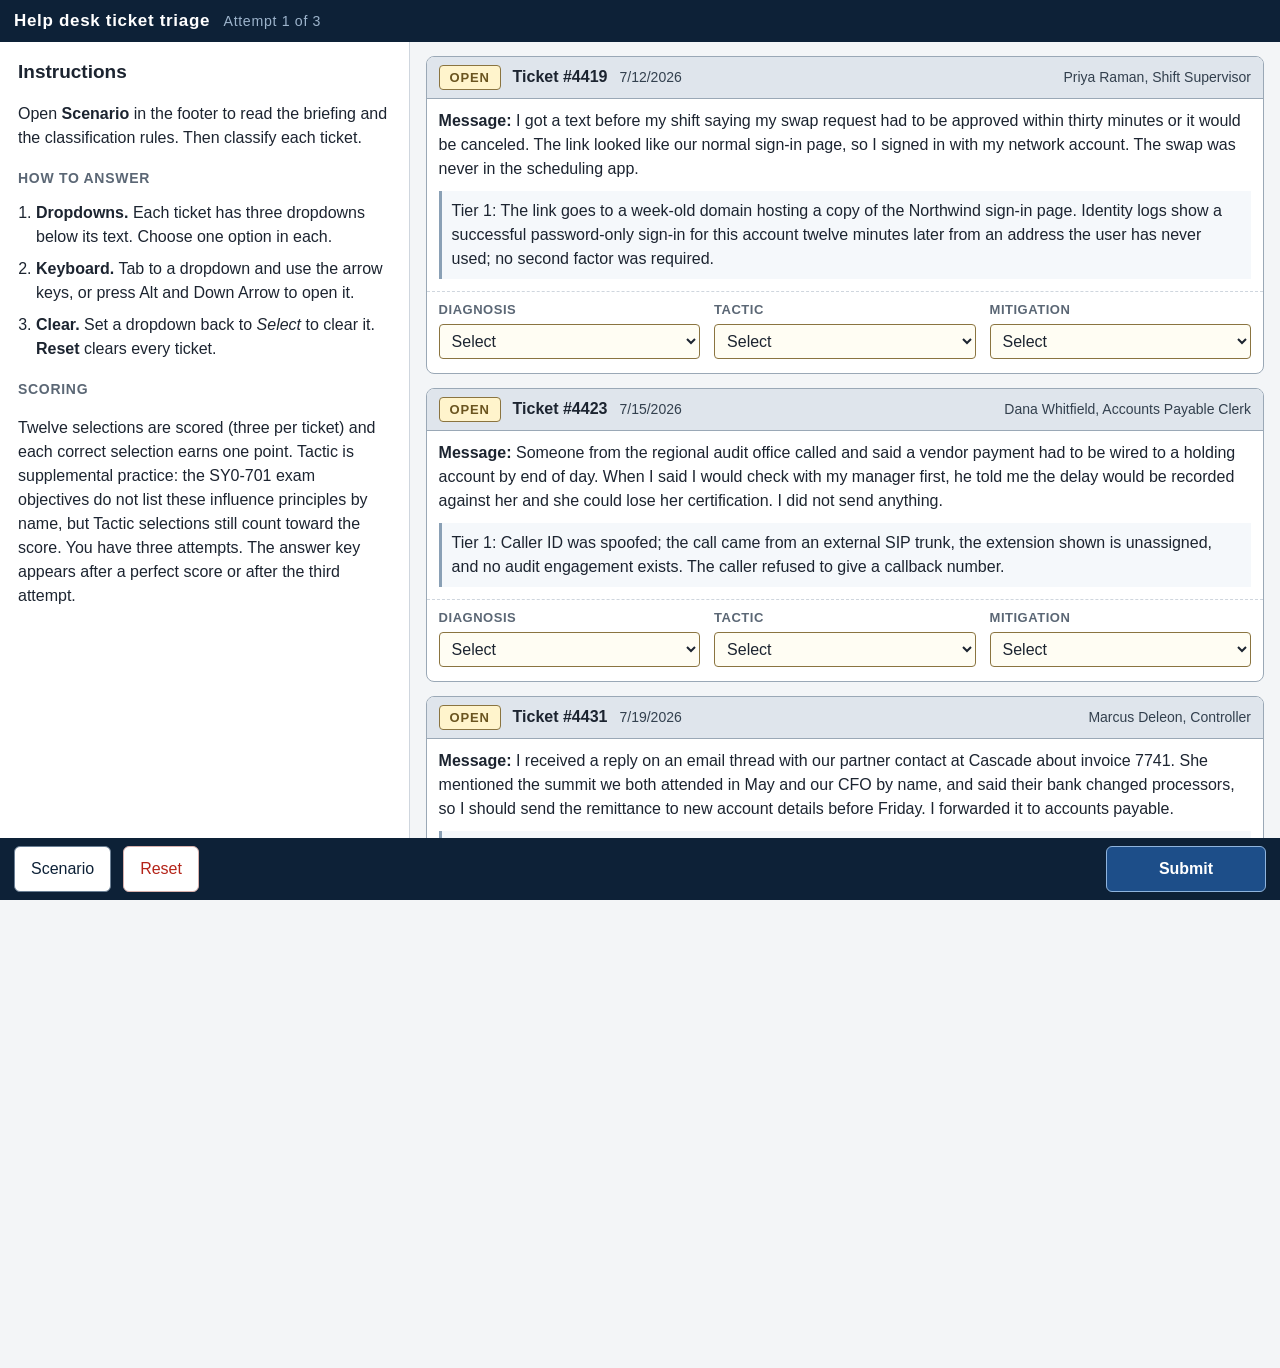
<file: ticketing-system.html>
<!DOCTYPE html>
<html lang="en">
<head>
  <meta charset="utf-8" />
  <meta name="viewport" content="width=device-width, initial-scale=1" />
  <title>Help Desk Ticket Triage</title>
    <link rel="stylesheet" href="assets/css/text-scale.css" />
  <style>
    :root {
      --navy: #0d2137;
      --ink: #1c2430;
      --muted: #5b6775;
      --line: #cfd6de;
      --paper: #f3f5f7;
      --white: #ffffff;
      --deny: #b42318;
      --shadow: 0 10px 30px rgba(13, 33, 55, .18);
      --focus: #7766cc;
    }
    * { box-sizing: border-box; }
    html, body { height: 100%; }
    html { scroll-behavior: smooth; }
    body {
      margin: 0;
      color: var(--ink);
      background: var(--paper);
      font-family: "Segoe UI", Tahoma, Geneva, Verdana, sans-serif;
      font-size: calc(16px * var(--scale-body, 1) * var(--scale-all, 1));
      line-height: 1.5;
    }
    button, select { font: inherit; }
    button { cursor: pointer; }
    :focus-visible {
      outline: 3px solid var(--focus);
      outline-offset: 2px;
    }
    .sr-only {
      position: absolute;
      width: 1px;
      height: 1px;
      padding: 0;
      margin: -1px;
      overflow: hidden;
      clip: rect(0, 0, 0, 0);
      clip-path: inset(50%);
      white-space: nowrap;
      border: 0;
    }
    .screen { display: none; height: 100%; }
    .screen.active { display: flex; flex-direction: column; }
    .primary, .ghost, .danger {
      border-radius: 6px;
      padding: 10px 16px;
      border: 1px solid transparent;
    }
    .primary {
      background: #1d4e89;
      border-color: #8fb4dd;
      color: #fff;
      font-weight: 650;
      min-width: 160px;
    }
    .primary:hover { background: #163a66; }
    .ghost {
      background: var(--white);
      border-color: #6b7f94;
      color: var(--navy);
    }
    .ghost:hover { background: #eef3f8; }
    .danger {
      background: #fff;
      border-color: #d7b0ac;
      color: var(--deny);
    }
    .topbar, .bottombar {
      display: flex;
      align-items: center;
      gap: 12px;
      padding: 8px 14px;
      background: var(--navy);
      color: #d7e2ee;
      flex-wrap: wrap;
    }
    .brand { margin: 0; font-size: calc(17px * var(--scale-h1, 1) * var(--scale-all, 1)); font-weight: 700; color: #fff; letter-spacing: .04em; }
    .brand small { font-weight: 500; color: #9db4cc; margin-left: 8px; }
    .spacer { flex: 1; }
    .workspace {
      flex: 1;
      display: grid;
      grid-template-columns: minmax(300px, 32%) 1fr;
      min-height: 0;
      overflow: hidden;
    }
    .instructions {
      background: var(--white);
      border-right: 1px solid var(--line);
      padding: 16px 18px 24px;
      overflow: auto;
    }
    .instructions h2 { margin: 0 0 10px; font-size: calc(19px * var(--scale-h2, 1) * var(--scale-all, 1)); }
    .instructions h3 { margin: 18px 0 6px; font-size: calc(14px * var(--scale-h3, 1) * var(--scale-all, 1)); letter-spacing: .05em; text-transform: uppercase; color: var(--muted); }
    .instructions p, .instructions li { font-size: calc(16px * var(--scale-prose, 1) * var(--scale-all, 1)); }
    .requirements { margin: 12px 0 0; padding-left: 18px; }
    .requirements li { margin: 8px 0; }
    .main {
      padding: 14px 16px 20px;
      overflow: auto;
    }
    .ticket {
      background: var(--white);
      border: 1px solid #9aa8b6;
      border-radius: 8px;
      margin-bottom: 14px;
      overflow: hidden;
    }
    .ticket-head {
      display: flex;
      align-items: center;
      gap: 12px;
      flex-wrap: wrap;
      padding: 8px 12px;
      background: #dfe5ec;
      border-bottom: 1px solid #9aa8b6;
    }
    .status {
      background: #fff4cc;
      border: 1px solid #8a7440;
      border-radius: 4px;
      color: #6b5520;
      font-size: calc(13px * var(--scale-small, 1) * var(--scale-all, 1));
      font-weight: 700;
      letter-spacing: .06em;
      padding: 2px 10px;
      text-transform: uppercase;
    }
    .ticket-head h3 { margin: 0; font-size: calc(16px * var(--scale-h3, 1) * var(--scale-all, 1)); }
    .ticket-meta { font-size: calc(14px * var(--scale-small, 1) * var(--scale-all, 1)); color: #33404e; }
    .ticket-body { padding: 10px 12px 2px; }
    .ticket-body p { margin: 0 0 10px; font-size: calc(16px * var(--scale-prose, 1) * var(--scale-all, 1)); }
    .ticket-body .label { font-weight: 700; }
    .ticket-note {
      background: #f5f8fb;
      border-left: 3px solid #8aa0b5;
      padding: 8px 10px;
    }
    .ticket-controls {
      display: grid;
      grid-template-columns: repeat(3, minmax(0, 1fr));
      gap: 10px 14px;
      padding: 8px 12px 14px;
      border-top: 1px dashed var(--line);
    }
    .field { display: flex; flex-direction: column; gap: 4px; min-width: 0; }
    .field label { font-size: calc(13px * var(--scale-small, 1) * var(--scale-all, 1)); font-weight: 700; letter-spacing: .04em; text-transform: uppercase; color: var(--muted); }
    .field select {
      width: 100%;
      min-width: 0;
      padding: 7px 8px;
      border: 1px solid #8a7440;
      background: #fffdf3;
      border-radius: 4px;
      color: var(--ink);
    }
    .hint {
      margin: 10px 0 0;
      font-size: calc(15px * var(--scale-small, 1) * var(--scale-all, 1));
      color: var(--muted);
    }
    .bottombar { justify-content: flex-start; }
    .scorepill {
      background: #081524;
      border: 1px solid #2a4663;
      padding: 4px 10px;
      border-radius: 4px;
    }
    .modal {
      display: none;
      position: fixed;
      inset: 0;
      background: rgba(8, 16, 28, .55);
      z-index: 20;
      align-items: center;
      justify-content: center;
      padding: 20px;
    }
    .modal.open { display: flex; }
    .modal-card {
      width: min(880px, 100%);
      max-height: 90vh;
      overflow: auto;
      background: #fff;
      border-radius: 8px;
      box-shadow: var(--shadow);
    }
    .modal-head {
      display: flex;
      align-items: center;
      padding: 10px 14px;
      background: var(--navy);
      color: #fff;
    }
    .modal-head h2 { margin: 0; font-size: calc(16px * var(--scale-body, 1) * var(--scale-all, 1)); font-weight: 700; }
    #confirmModal .modal-card { max-width: 420px; }
    .confirm-actions {
      display: flex;
      justify-content: flex-end;
      gap: 10px;
      margin-top: 16px;
    }
    .modal-body { padding: 14px 16px 20px; }
    .modal-body p { font-size: calc(16px * var(--scale-prose, 1) * var(--scale-all, 1)); }
    .modal-body .sc-h { margin: 18px 0 6px; font-size: calc(14px * var(--scale-h3, 1) * var(--scale-all, 1)); letter-spacing: .05em; text-transform: uppercase; color: var(--muted); }
    .modal-body .sc-list { margin: 0; padding-left: 22px; }
    .modal-body .sc-list li { margin: 8px 0; font-size: calc(16px * var(--scale-prose, 1) * var(--scale-all, 1)); }
    .results-wrap {
      width: min(1000px, 100%);
      margin: 0 auto;
      padding: 20px 16px 40px;
    }
    .score-hero {
      background: var(--white);
      border: 1px solid var(--line);
      border-radius: 8px;
      padding: 22px 24px;
    }
    .score-hero h1 { margin: 0 0 6px; font-size: calc(22px * var(--scale-h1, 1) * var(--scale-all, 1)); }
    .big-score { font-size: calc(42px * var(--scale-score, 1) * var(--scale-all, 1)); font-weight: 750; margin: 8px 0; }
    .score-hero p { color: var(--muted); margin: 0 0 16px; }
    .result-actions { display: flex; gap: 10px; flex-wrap: wrap; }
    .answer-key {
      margin-top: 14px;
      background: var(--white);
      border: 1px solid var(--line);
      border-radius: 8px;
      padding: 18px 20px 22px;
    }
    .answer-key h2 { margin: 0 0 6px; font-size: calc(20px * var(--scale-h2, 1) * var(--scale-all, 1)); }
    .answer-key h3 { margin: 18px 0 6px; font-size: calc(16px * var(--scale-h3, 1) * var(--scale-all, 1)); }
    .answer-key .table-wrap { overflow-x: auto; margin-bottom: 6px; }
    .answer-key ol { margin: 0; padding-left: 22px; }
    .answer-key li { margin: 10px 0; font-size: calc(16px * var(--scale-prose, 1) * var(--scale-all, 1)); }
    table.key {
      width: 100%;
      border-collapse: collapse;
      font-size: calc(15px * var(--scale-table, 1) * var(--scale-all, 1));
    }
    table.key th, table.key td {
      border: 1px solid #b7c2ce;
      padding: 7px 8px;
      text-align: left;
    }
    table.key thead th {
      background: #d9e2ec;
      font-size: calc(13px * var(--scale-table, 1) * var(--scale-all, 1));
      letter-spacing: .04em;
      text-transform: uppercase;
    }
    @media (max-width: 980px) {
      html, body { height: auto; }
      .screen.active { height: auto; min-height: 100vh; }
      .workspace { grid-template-columns: 1fr; overflow: visible; }
      .instructions { border-right: 0; border-bottom: 1px solid var(--line); max-height: none; overflow: visible; }
      .main { overflow: visible; }
      .ticket-controls { grid-template-columns: 1fr; }
    }
    @media (forced-colors: active) {
      .field select { border: 2px solid ButtonText; }
      .status { border: 2px solid ButtonText; }
    }
    @media (prefers-reduced-motion: reduce) {
      html { scroll-behavior: auto; }
    }
    .skip {
      position: absolute;
      left: 8px;
      top: -48px;
      z-index: 30;
      padding: 8px 12px;
      background: var(--white);
      color: var(--navy);
      border: 2px solid var(--navy);
      border-radius: 6px;
      font-weight: 700;
    }
    .skip:focus { top: 8px; }
  </style>
</head>
<body>
  <section id="exam" class="screen active">
    <a class="skip" href="#main">Skip to the tickets</a>
    <header class="topbar">
      <h1 class="brand" id="examTitle" tabindex="-1">Help desk ticket triage <small id="attemptLabel">Attempt 1 of 3</small></h1>
      <div class="spacer"></div>
    </header>

    <div class="workspace">
      <aside class="instructions" tabindex="0" aria-label="Instructions">
        <h2>Instructions</h2>
        <p>Open <strong>Scenario</strong> in the footer to read the briefing and the classification rules. Then classify each ticket.</p>
        <h3>How to answer</h3>
        <ol class="requirements">
          <li><strong>Dropdowns.</strong> Each ticket has three dropdowns below its text. Choose one option in each.</li>
          <li><strong>Keyboard.</strong> Tab to a dropdown and use the arrow keys, or press Alt and Down Arrow to open it.</li>
          <li><strong>Clear.</strong> Set a dropdown back to <em>Select</em> to clear it. <strong>Reset</strong> clears every ticket.</li>
        </ol>
        <h3>Scoring</h3>
        <p>Twelve selections are scored (three per ticket) and each correct selection earns one point. Tactic is supplemental practice: the SY0-701 exam objectives do not list these influence principles by name, but Tactic selections still count toward the score. You have three attempts. The answer key appears after a perfect score or after the third attempt.</p>
      </aside>

      <main class="main" id="main" tabindex="-1">
        <h2 class="sr-only">Open tickets</h2>
        <div id="ticketList" tabindex="-1"></div>
        <p class="hint" id="ticketHint">Each ticket needs a diagnosis, a tactic, and a mitigation.</p>
      </main>
    </div>

    <footer class="bottombar">
      <button type="button" class="ghost" id="btnScenario">Scenario</button>
      <button type="button" class="danger" id="btnReset">Reset</button>
      <div class="spacer"></div>
      <button type="button" class="primary" id="btnGrade">Submit</button>
    </footer>
  </section>

  <section id="results" class="screen" aria-hidden="true" inert hidden>
    <header class="topbar">
      <div class="brand">Help desk ticket triage <small>Score</small></div>
      <div class="spacer"></div>
      <div class="scorepill" id="scorePill" aria-hidden="true"></div>
    </header>
    <div class="results-wrap" role="region" aria-labelledby="scoreTitle">
      <div class="score-hero">
        <h1 id="scoreTitle" tabindex="-1">Score</h1>
        <div class="big-score" id="bigScore"></div>
        <p id="bestScore"></p>
        <p id="resultMessage"></p>
        <div class="result-actions">
          <button type="button" class="primary" id="btnRetry">Try again</button>
          <button type="button" class="ghost" id="btnRestart" hidden>Restart exercise</button>
        </div>
      </div>
      <div id="answerKey"></div>
    </div>
  </section>

  <div class="modal" id="scenario" role="dialog" aria-modal="true" aria-labelledby="scTitle" aria-describedby="scDesc" aria-hidden="true" inert>
    <div class="modal-card" tabindex="0">
      <div class="modal-head">
        <h2 id="scTitle">Scenario</h2>
        <div class="spacer"></div>
        <button type="button" class="ghost" data-close="scenario">Close</button>
      </div>
      <div class="modal-body">
        <p id="scDesc">Briefing and classification rules for the Northwind help desk ticket triage exercise.</p>
        <p>You are the Tier 2 help desk lead at Northwind. Four open tickets describe suspected social engineering. Each one shows the user's own words and a short Tier 1 note summarizing the evidence that was collected. Classify every ticket so the incident response team can act on it.</p>
        <h3 class="sc-h">Classification rules</h3>
        <ol class="sc-list">
          <li><strong>Diagnosis.</strong> The most specific attack type the evidence supports, not the general category. When the lure arrives by SMS text message or voice call, name the attack type for that channel. Most of these attacks use an invented story, so a pretext by itself does not decide the diagnosis.</li>
          <li><strong>Tactic.</strong> The social engineering principle the attacker relied on to get the user to act. If the user hesitated, choose the principle the attacker used to overcome that hesitation.</li>
          <li><strong>Mitigation.</strong> The single control most specifically aimed at the weakness the evidence shows. Every ticket would benefit from awareness training, so choose the technical or procedural control that fits the evidence.</li>
        </ol>
      </div>
    </div>
  </div>

  <div class="modal" id="confirmModal" role="alertdialog" aria-modal="true" aria-labelledby="confirmTitle" aria-describedby="confirmBody" aria-hidden="true" inert>
    <div class="modal-card" tabindex="0">
      <div class="modal-head">
        <h2 id="confirmTitle">Confirm</h2>
      </div>
      <div class="modal-body">
        <p id="confirmBody"></p>
        <div class="confirm-actions">
          <button type="button" class="ghost" id="confirmCancel">Cancel</button>
          <button type="button" class="primary" id="confirmOk">Submit</button>
        </div>
      </div>
    </div>
  </div>

  <p class="sr-only" id="actionStatus" role="status" aria-live="polite"></p>

<script>
function _0x20bc(_0x4cddc6,_0x100046){_0x4cddc6=_0x4cddc6-(-0x8*0xd6+0xfad+-0x7fd);var _0x55bbda=_0x414c();var _0x3de6be=_0x55bbda[_0x4cddc6];if(_0x20bc['RSQDah']===undefined){var _0x42ec05=function(_0x45290c){var _0x19ce32='abcdefghijklmnopqrstuvwxyzABCDEFGHIJKLMNOPQRSTUVWXYZ0123456789+/=';var _0x1a36b7='',_0x38af9e='';for(var _0x2325db=0x1303+0x1*-0x1363+0x60,_0x555145,_0x1c606b,_0x4a0a32=-0x219d+0xfa7+0x1*0x11f6;_0x1c606b=_0x45290c['charAt'](_0x4a0a32++);~_0x1c606b&&(_0x555145=_0x2325db%(0x360*-0x2+0x1024+0x64*-0x18)?_0x555145*(-0x12f4+-0x18be+0x2bf2)+_0x1c606b:_0x1c606b,_0x2325db++%(-0x5e2*-0x1+-0x1*0x9f5+0x417))?_0x1a36b7+=String['fromCharCode'](-0x236c+-0x1207+0x3672&_0x555145>>(-(-0x2e6+0x22bf+-0x3*0xa9d)*_0x2325db&-0x241*-0x1+0xae*-0x4+0x7d)):-0x1*0x2666+0x1*-0x17e1+0x6b*0x95){_0x1c606b=_0x19ce32['indexOf'](_0x1c606b);}for(var _0x3d2584=-0xe4+0x1404+-0x4c8*0x4,_0xc9cff5=_0x1a36b7['length'];_0x3d2584<_0xc9cff5;_0x3d2584++){_0x38af9e+='%'+('00'+_0x1a36b7['charCodeAt'](_0x3d2584)['toString'](-0x3d0+-0x1*-0x2579+-0xb33*0x3))['slice'](-(-0xa1+-0xc3d+0xce0));}return decodeURIComponent(_0x38af9e);};_0x20bc['piPMSu']=_0x42ec05,_0x20bc['zIBkRD']={},_0x20bc['RSQDah']=!![];}var _0x42818f=_0x55bbda[0x3b*0x56+-0x135*-0x1b+-0x3469*0x1],_0x6a6288=_0x4cddc6+_0x42818f,_0x4756da=_0x20bc['zIBkRD'][_0x6a6288];return!_0x4756da?(_0x3de6be=_0x20bc['piPMSu'](_0x3de6be),_0x20bc['zIBkRD'][_0x6a6288]=_0x3de6be):_0x3de6be=_0x4756da,_0x3de6be;}(function(_0x1b63fc,_0x3320c4){var _0x1f3489={_0x2491cc:0x2db,_0x4c0f1d:0x42c,_0x17d4ba:0x2f7,_0x2dfa00:0x25f,_0x212373:0x2b5,_0x5bb9b1:0x232,_0x4902fd:0x3e2},_0x328035=_0x20bc,_0xf23b19=_0x1b63fc();while(!![]){try{var _0x338b65=-parseInt(_0x328035(_0x1f3489._0x2491cc))/(-0x43*-0x38+-0x15cb*0x1+0x4*0x1c9)*(parseInt(_0x328035(0x151))/(0x9af*-0x1+0xa4*0x19+-0x653))+-parseInt(_0x328035(0x36e))/(0x1b85+0xb2c+-0x26ae)*(-parseInt(_0x328035(_0x1f3489._0x4c0f1d))/(-0x1*-0x156b+-0x1eb4+-0x1*-0x94d))+parseInt(_0x328035(_0x1f3489._0x17d4ba))/(-0x1*0x8b8+-0x1*-0x23ad+-0xd78*0x2)+parseInt(_0x328035(0x43d))/(-0x18*0x17+-0x39*-0xad+-0x1*0x2457)+-parseInt(_0x328035(0x3cf))/(-0x17c2+-0x8b*-0x5+0x1512)+parseInt(_0x328035(_0x1f3489._0x2dfa00))/(0x3*-0x3b2+-0x10b8+0x1bd6)*(parseInt(_0x328035(_0x1f3489._0x212373))/(-0x2309+-0x258+0x256a))+parseInt(_0x328035(_0x1f3489._0x5bb9b1))/(-0x977*0x2+-0x883+0x1b7b)*(-parseInt(_0x328035(_0x1f3489._0x4902fd))/(0x2302+0x1330+-0x3627));if(_0x338b65===_0x3320c4)break;else _0xf23b19['push'](_0xf23b19['shift']());}catch(_0x1a6d7b){_0xf23b19['push'](_0xf23b19['shift']());}}}(_0x414c,-0x899*0x172+-0x3*0x75953+0x319132),(function(){'use strict';var _0x50b2a9={_0x33a7ba:0x5ba,_0x191c50:0x503,_0x3a2e19:0x138,_0x5397ae:0x3ae,_0x42f08a:0x388,_0x540c8b:0x15d,_0x2d53a1:0x295,_0x3c1cbb:0x2fc,_0x5a6d57:0x470,_0x34fc29:0x595,_0x4f214b:0x2b4,_0x3da045:0x108,_0x1be3b0:0x41a,_0x54fadf:0x359,_0x1de115:0x59b,_0x39f6fb:0x504,_0x3b78a8:0x1df,_0x294d28:0x1f6,_0x4f4df4:0x142,_0x4d7f89:0x383,_0x2f3456:0x4cc,_0x1199a8:0x2d4,_0x1e6760:0x4ea,_0x1a5b64:0x467,_0x242228:0x19e,_0x21fe7d:0x53a,_0x50bece:0x2a8,_0x1fa4d7:0x384,_0x3b953e:0x33d,_0x22310a:0x1ba,_0x43d823:0x591,_0x299bd6:0x2ab,_0x3c6350:0x2a6,_0x9a479c:0x5ae,_0x49db4e:0x59a,_0x2ca048:0x1ee,_0x3eaac3:0x1c3,_0x5d8194:0x57a,_0x35b5b5:0x4c3,_0x428c4f:0x315,_0x19f678:0x43f,_0x1d719e:0x194,_0x22ffa7:0x37f,_0x289d5d:0x53b,_0x50ccf7:0x2e3,_0x88d486:0x192,_0x5025bc:0x288,_0x19500e:0x330,_0x1a0eac:0x2ca,_0x47481a:0x1a8,_0xf30194:0x1dc,_0x336b93:0x183,_0xee248b:0x38f,_0x499d31:0x36b,_0x59746c:0x239,_0x8a5bce:0x269,_0x4c1864:0x2b1,_0x436e04:0x542,_0x2c5a33:0x380,_0x48a96f:0x351,_0x3e1bc5:0x5a0,_0x227ba6:0x2ef,_0x53bbab:0x219,_0x5e1810:0x3f4,_0x270348:0x3d5,_0xa70707:0x56a,_0xba23e0:0x28b,_0x65bc39:0x1e4,_0x3cc59b:0x339,_0x2849d7:0x3e9,_0x261f30:0x447,_0x2ba9dd:0x3a2,_0x17d537:0x171,_0x4b5349:0x59e,_0x4900b5:0x3b1,_0x36feca:0x240,_0x264d4d:0x54a,_0x123137:0x1a2,_0x141fb4:0x31e,_0x32e258:0x12b,_0xab70da:0x129,_0x257a28:0x2b6,_0x41b571:0x4ef,_0x2e8e3f:0x2cf,_0x5630cc:0x323,_0xe758b:0x377,_0x2e639a:0x26c,_0x35a229:0x17f,_0x235dee:0x278,_0x9fc361:0x2eb,_0x3e8cb3:0x3f7,_0x10d013:0x3c1,_0x33be79:0x1f0,_0x488335:0x317,_0x293cb4:0x4f2,_0x2767f3:0x113,_0xc8b42b:0x524,_0x2678fd:0x550,_0x73c9c2:0x1c9,_0x4a5a63:0x44b,_0x44fc30:0x2da,_0xff78a7:0x2ac,_0x44292e:0x204,_0xd59dcc:0x562,_0x25dc75:0x17e,_0x32acbb:0x1cf,_0x3ae088:0x3e0,_0x46cdfb:0x33a,_0x2f3b87:0x189,_0x56c78f:0x50a,_0x562baa:0x101,_0x2ec833:0x1e3,_0x497abe:0x4a7,_0x3c4134:0x3cd,_0xdf7900:0x5a9,_0x37e971:0x1db,_0x19dd7c:0x416,_0x3e21c8:0x5c4,_0x383fec:0x1a5,_0x1633e2:0x100,_0x48e49d:0x541,_0x3707b8:0x302,_0x70098e:0x11b,_0xcc1a47:0x54e,_0x5d9d80:0x195,_0x4ebdbe:0x4d1,_0x52ed22:0x140,_0x5a4ebf:0x51c,_0x38d5cc:0x4b7,_0x453ee9:0x2d6,_0x3247da:0x5b2,_0x5eb181:0x1bc,_0x148cdd:0x105,_0x2a4c50:0x176,_0x55bcfd:0x121,_0x4fceda:0x46a,_0x160102:0x479,_0x231822:0x556,_0x139fb8:0x26a,_0x22524b:0x567,_0x377795:0x23b,_0x1449c4:0x1b5,_0x3ea996:0x19d,_0x568fdc:0x38d,_0x107344:0x414,_0x17344c:0x245,_0x1cf918:0x298,_0x5ba186:0x492,_0x26864b:0x58e,_0x5bae42:0x363,_0x59678f:0x254,_0x5dcfd9:0x4f5,_0x128a34:0x3e1,_0x433319:0x3f8,_0xb2dc8a:0x586,_0x4b7a45:0x2e8,_0xbca395:0x40f,_0x201420:0x163,_0x4e50fd:0x177,_0x114cbd:0x18c,_0x5bfa52:0x1fc,_0x479086:0x325,_0x4cf634:0x291,_0x389c55:0x1f4,_0x81994e:0x287,_0x44d321:0x1f5,_0x411aff:0x507,_0x3af282:0x31d,_0x5850ed:0x314,_0x4fdafc:0x20d,_0x3e37c7:0x345,_0x4bfc81:0x464,_0x24e3c3:0x30d,_0x32f3a2:0x4ac,_0x54579e:0x42e,_0x439dc1:0x38c,_0x551d02:0x5bd,_0x22ab59:0x17d,_0x321aa7:0x47c,_0x2529b2:0x424,_0x23c16f:0x2a3,_0x312a21:0x4eb,_0x284498:0x517,_0x406360:0x188,_0x3bb124:0x300,_0xbc7ef6:0x348,_0x480de7:0x289,_0x49d8f9:0x487,_0x39999b:0x1fd,_0x2621ed:0x241,_0x4817cd:0x231,_0x4c92e7:0x589,_0x4aaa1d:0x276,_0xe92c4b:0x5c6,_0xc0c6e7:0x4c6,_0x41ced0:0x214,_0x2a4f05:0x329,_0x2e3baa:0x4f6,_0x3e4480:0x152,_0x1984fa:0x53f,_0x295ebf:0x115,_0x3816c5:0x401,_0x445ac9:0x536,_0x5f0b9f:0x208,_0x264095:0x584,_0x1fce74:0x19b,_0x4bc51f:0x498,_0x484022:0x16a,_0x213e62:0x47b,_0x173d6e:0x2c9,_0x207896:0x598,_0x5e562:0x114,_0x3734c2:0x2af,_0x450e88:0x3f1,_0x427735:0x55a,_0xcd4750:0x597,_0x461946:0x502,_0x5a5d0c:0x3fd,_0xfeec4:0x14f,_0x1f21f0:0x2c3,_0x2cc415:0x1e0,_0x5d6dd6:0x153,_0x3e06ab:0x493,_0x1df649:0x587,_0x44e059:0x484,_0x2fb0e1:0x12f,_0x1ac2d2:0x1a3,_0x4d98c2:0x28c,_0x52a946:0x34c,_0x56605d:0x29c,_0x51fa93:0x279,_0x1ed690:0x233,_0x305fdb:0x1fa,_0x220dbd:0x32f,_0x3b3843:0x4c4,_0x294e85:0x3b9,_0x25ded9:0x250,_0x50a78f:0x59c,_0x3290bd:0x2cc,_0x560c41:0x4e7,_0x296484:0x27f,_0x4dde9d:0x190,_0x228d01:0x1cc,_0x3516bf:0x399,_0x2f689b:0x251,_0x49a124:0x4b9,_0x4b1982:0x2f3,_0x571659:0x3d2,_0x3f1b6e:0x4cd,_0x80da3:0x14e,_0x5e78cb:0x1bb,_0x137ebe:0x110,_0x3e6c0d:0x5c2,_0x38c323:0x55e,_0x274cbd:0x446,_0xbfcc1e:0x1fb,_0x9fd560:0x3d0,_0x17c63a:0x4c5,_0x8291fd:0x332,_0x58bb79:0x573,_0x84ae43:0x36a,_0x5bdb30:0x227,_0x42eafc:0x2d0,_0x14b05b:0x131,_0xec7610:0x10f,_0x26517b:0x543,_0x4fe430:0x1a7,_0x321c03:0x593,_0x5762c0:0x3b0,_0x17d8a5:0x40a,_0x4190b3:0x5ab,_0x5b2841:0x2c6,_0x1188b7:0x3e3,_0x365a44:0x262,_0x4225b4:0x236,_0x3517e0:0x355,_0x3b0429:0x3f0,_0x5cf395:0x26b,_0xccfcf3:0x15f,_0x25049a:0x47d,_0x100ce9:0x164,_0x4376ce:0x364,_0x554a8e:0x5c3,_0x37ba66:0x128,_0x6554f9:0x30a,_0xd4b15c:0x4ca,_0x57a992:0x4cb,_0x407f8a:0x22d,_0x3eb256:0x2e8,_0x4147a5:0x163,_0x223be4:0x5b8,_0x111dab:0x3e4,_0x1efe2c:0x377,_0x56cdf8:0x546,_0xefe227:0x253,_0x8f0779:0x54d,_0x34dea4:0x26c,_0x196608:0x22e,_0x57cd01:0x22b,_0x57b597:0x545,_0x5b44c8:0x224,_0x4755c0:0x111,_0x56827b:0x341,_0x1a1da7:0x1d4,_0xb4aedb:0x38e,_0x5cf1c0:0x427,_0x34c8c7:0x453,_0x3ab7bf:0x24d,_0x1db870:0x24c,_0x2ec9be:0x563,_0x504fee:0x5a1,_0x3b4a3c:0x395,_0x24594a:0x480,_0x5d44ee:0x3b4,_0x37358a:0x23d,_0x302639:0x144,_0x4aa76d:0x1b1,_0x5774b8:0x187,_0x1cace8:0x5a2,_0x1291b8:0x1b7,_0x5091aa:0x39c,_0x44891a:0x4ad,_0x4b8e8c:0x2ba,_0x27a415:0x4fe,_0x45603e:0x4c8,_0x25fa82:0x4df,_0x5c24d2:0x3dd,_0x1c0715:0x30c,_0xe51eed:0x43e,_0x302d7a:0x1de,_0x5f523d:0x527,_0x1c3794:0x588,_0x18a347:0x229,_0x5575d8:0x17a,_0x51a02e:0x21c,_0x1a4983:0x4c0,_0x7847b7:0x242,_0x19b750:0x1e6,_0x47c0a8:0x271,_0x1f5e13:0x55f,_0x131f96:0x167,_0xaae4f7:0x19f,_0xc5ebab:0x2ed,_0x25afc2:0x2a4,_0x22221a:0x47e,_0x16012b:0x3c3,_0x45ffe9:0x316,_0x1d48d8:0x20b,_0x36a85d:0x3a3,_0x3f8e29:0x2e7,_0x22b587:0x5c5,_0x237d5b:0x1e8,_0x4fd469:0x166,_0x2670e5:0x13f,_0x40f80b:0x2d8,_0xc4eea6:0x48a,_0x51fd8f:0x123,_0x531f41:0x52e,_0x409b7a:0x12a,_0x412220:0x347,_0x5c0974:0x22f,_0x272424:0x27b,_0x26a4a5:0x3ab,_0x2541e3:0x2be,_0x4162df:0x580,_0x1b742a:0x134,_0x5eec31:0x30a,_0x433178:0x4c7,_0x1cdd93:0x2e0,_0x1678c4:0x423,_0x3b12f3:0x442,_0x512d7a:0x146,_0x2b873d:0x11c,_0x1c542e:0x247,_0xd2754d:0x4b0,_0xdda10e:0x58c,_0x99bfed:0x528,_0x41b354:0x43c,_0x1e39a6:0x444,_0x235c32:0x515,_0x548faa:0x15e,_0x17c5dc:0x4de,_0x2cfb9d:0x273,_0x7725b3:0x4ce,_0x42888d:0x590,_0x38eb72:0x48f,_0xd42687:0x1a9,_0x3c5476:0x592,_0x232e5c:0x3df,_0x4c4fe7:0x56c,_0x251255:0x17b,_0x5c322f:0x2d2,_0x5c5a76:0x165,_0x24d7e6:0x529,_0x57f5c7:0x184,_0xb326ab:0x145,_0x131f0f:0x16e,_0xd38e75:0x46d,_0x3888b6:0x57f,_0x501c87:0x39a,_0xbff77b:0x21f,_0x19f801:0x143,_0x4e27c0:0x387,_0x3d01f7:0x26f,_0x477826:0x3bf,_0x52da1f:0x3c7,_0x4cc133:0x4ff,_0x3b38ee:0x374,_0x4f9f6c:0x1ff,_0x209d0b:0x175,_0x5da009:0x49c,_0x4cb855:0x46b,_0x8b41b1:0x2a2,_0x116521:0x342,_0x244b61:0x1ad,_0x3c0658:0x2de,_0x5c09c4:0x4e6,_0x5363c3:0x599,_0x169594:0x1a6,_0x948d3f:0x107,_0x265754:0x18e,_0x5c6a7a:0x3d8,_0x2ddd7f:0x322,_0x5cc672:0x497,_0x3ce376:0x326,_0x29014d:0x133,_0x3554ce:0x415,_0x559f17:0x3db,_0x48e777:0x452,_0x304a61:0x31f,_0x37a041:0x4a0,_0x35f7ff:0x2e5,_0x3e19de:0x25a,_0x58dd9:0x4f5,_0x6c3cd4:0x127,_0x2c4581:0x1d2,_0xc75008:0x34e,_0x346341:0x356,_0xce7577:0x2f0,_0x592cf6:0x547,_0x3b868a:0x22e,_0x32fa42:0x22b,_0x119fe6:0x545,_0x7905a2:0x4b3,_0x13ba32:0x4ae,_0x10e0e3:0x2a7,_0x351e8e:0x4e2,_0xfeec53:0x4d0,_0x5f298b:0x3e7,_0x1a5e27:0x28f,_0x5a7c24:0x1a0,_0x420d05:0x1b8,_0xc40f2d:0x469,_0x43e16f:0x4ab,_0xcc5927:0x57d,_0x17443f:0x350,_0x3ebb49:0x386,_0x34c295:0x4be,_0x455566:0x37c,_0x54f71f:0x5bb,_0x580eb2:0x418,_0xfb2e72:0x1c4,_0x31448b:0x454,_0x7a0441:0x3a4,_0x216c7e:0x506,_0x5df982:0x25d,_0x31732d:0x4f8,_0x581743:0x17f,_0x1ec805:0x39e,_0x3eacd9:0x248,_0x220ee3:0x403,_0x2cc5ff:0x52a,_0x316428:0x516,_0x2878e5:0x3b3,_0x5f0748:0x52a,_0x461cc9:0x22a,_0xc622ca:0x52a,_0x329e98:0x520,_0x2f2e05:0x516,_0xf51f06:0x381,_0x427438:0x522,_0x21a1e1:0x51b,_0x559152:0x337,_0x4acb93:0x2c5,_0x33a8ca:0x37d,_0x41f933:0x36d},_0x3e096d={_0x299690:0x1bf,_0x301519:0x5aa,_0x3fae9d:0x5b1,_0x1ecdd6:0x51d,_0x59b54c:0x4e8,_0x4134b6:0x2f5,_0x550b8b:0x47f,_0x17a5d0:0x4a8,_0xc9c939:0x5b1,_0x426a98:0x41e,_0x2639f7:0x47f,_0x26d346:0x405,_0x56703e:0x5b1,_0x27587d:0x41e},_0x3082a4={_0x5743e0:0x520},_0x21e3ba={_0x345fc4:0x520},_0x3ff334={_0x349b3c:0x5a4,_0x4376e8:0x1e4,_0xdc0f7c:0x2c5,_0x18c945:0x1cb,_0x3d006b:0x365},_0x387e57={_0x41a422:0x22a,_0x332b25:0x4e5,_0x248759:0x246,_0x5ec242:0x58f},_0x2acd1d={_0x58b37a:0x4e5},_0x5022e6={_0x3b9e24:0x553,_0x121bea:0x310,_0x236bef:0x45d,_0x50508c:0x218,_0x350003:0x569,_0x33dcbc:0x1f3,_0x1789c3:0x1ec,_0x230c45:0x56d,_0x466cb2:0x211},_0x86e2f6={_0x4c881b:0x2c5,_0x148d87:0x202},_0x4e035d={_0x4f5ba7:0x52d,_0x12ed30:0x553,_0x7c4b7:0x1d5,_0x408b86:0x31a,_0x2f9964:0x53b,_0x46ab0a:0x5bf,_0x448fd7:0x41e,_0x3854ff:0x4ed,_0x107218:0x285},_0x119b46={_0x14bb86:0x4a8,_0x40226c:0x42d,_0x46d33c:0x32c,_0x84dbc5:0x106,_0x3356cb:0x417,_0x59d857:0x559,_0x1221bf:0x3b6,_0x3b3898:0x3e8},_0x333ad9={_0x4c5d46:0x1c2,_0x12e22e:0x22c},_0x39abe5={_0x3a0b27:0x5c1,_0x3550ee:0x553},_0x184d3e={_0x3d035a:0x10d,_0x5e553c:0x4aa,_0x1c61c4:0x4f3},_0x25ced9={_0x3bee99:0x4aa,_0x5d918d:0x3e8,_0x36255f:0x38b,_0x39c421:0x210,_0x2b82ac:0x286,_0x51aaac:0x18a,_0x6764bc:0x1ca,_0x5d7692:0x2f5,_0x55915b:0x3b2,_0x8853be:0x37b,_0x89f29a:0x42f,_0x4c218d:0x299,_0x42f77d:0x4fd,_0x511fb5:0x1ae},_0x185a98={_0x351a09:0x2ee,_0x25b472:0x234,_0x461a66:0x389,_0x5a5631:0x433,_0x1dc6f5:0x4fb,_0x5cad91:0x58a},_0x4cc0d4={_0x500696:0x5a6,_0x2067cd:0x103,_0x527d02:0x2d5,_0x59594e:0x400,_0x3dc172:0x394,_0x56396d:0x119,_0x557ed0:0x4d8,_0x157d01:0x4aa,_0x4d5f09:0x10e,_0x1113aa:0x4d8,_0x5397ef:0x258,_0x496d38:0x210},_0x5631a9={_0x5da14c:0x362,_0x452702:0x258,_0x56c513:0x4d8,_0x446691:0x2a0,_0x183c55:0x210,_0xed2ba5:0x594,_0x4764c0:0x4aa,_0x255d09:0x51f,_0x8f1d15:0x44f,_0x86e433:0x296,_0x432e91:0x35f,_0x5d4364:0x1dc,_0x14204b:0x193,_0x52a697:0x569,_0x460535:0x4db,_0x3919ad:0x2c2,_0x566aba:0x1a4,_0x6fd0b:0x1d7,_0x72bf8b:0x474,_0x457e5d:0x4d8,_0x49d2c5:0x569,_0x19b9cf:0x4dd,_0x263480:0x45f,_0x4775e0:0x400,_0x35abed:0x43a,_0x1a201e:0x36b,_0x1b326d:0x239,_0x457d1f:0x1ec,_0x8eab8a:0x32a,_0xbff496:0x3ca,_0xc96d2f:0x290,_0x22ae06:0x259,_0x21df9f:0x212,_0x7fd76a:0x485,_0x15900d:0x52b,_0x5a08ee:0x451,_0x5309d8:0x38f,_0x1b0025:0x4a2,_0x244d8e:0x36b,_0x5ab087:0x15b,_0x46129f:0x210,_0x2a8d4e:0x1e1,_0x478a80:0x523,_0x186ef5:0x1f7,_0x184853:0x2ca,_0x3e9c54:0x2ca,_0x386e4c:0x1a8,_0x89da01:0x448,_0x886c69:0x4a2,_0x168101:0x58f,_0x4166a8:0x172,_0x3118f8:0x569,_0x259b08:0x1ec,_0x4eea94:0x425,_0x36f357:0x11a,_0x3ddaf5:0x2ca,_0x1c6049:0x35e,_0x387c80:0x509,_0x571b1a:0x1ed,_0x36e91f:0x548,_0x565ef5:0x450,_0x5f75bc:0x3ea,_0x4f5f8d:0x4a2,_0xd83696:0x20e,_0x3a0f18:0x13c},_0x3e3593={_0x9b4f92:0x2c5,_0x44be0c:0x1cb,_0x36ddaa:0x1ef,_0x52416f:0x235,_0x8cd23f:0x48e},_0xfc7b05={_0x3406b6:0x14d,_0x1ea14b:0x41e,_0x27a390:0x2c5,_0x39c0b3:0x37d},_0x2f3c25={_0x5e0647:0x54b,_0x1a4467:0x2c2},_0x557842={_0x383889:0x4d2,_0x5d321c:0x282,_0x1c4fec:0x508,_0x113a3e:0x170,_0x26dba2:0x4b1,_0x55eb24:0x104,_0x590f64:0x198,_0x3dfc64:0x1df,_0x49705f:0x20a,_0x5cfda9:0x577,_0x7a1ae6:0x537,_0x48f106:0x207,_0x5f0a57:0x157,_0x119b4f:0x194,_0x74374d:0x201,_0x376d7f:0x30e,_0x247a33:0x244,_0x450d67:0x496,_0x26e7c0:0x137,_0x1a1e2f:0x2e2,_0x1a2f31:0x406,_0x1a145b:0x124,_0x329002:0x1e9,_0x5d1d3a:0x1f9,_0x4289c3:0x27e,_0xc58432:0x367,_0x74411b:0x294,_0x1781bf:0x33c},_0x1d22c6={_0x4b55dd:0x285},_0x10e7a5={_0xe551de:0x2c2,_0x45c32f:0x282,_0x61acf1:0x37d,_0xa2bebe:0x41c},_0x3ee704={_0x5b8c1d:0x170,_0x529fa8:0x37b,_0xd27e28:0x27c,_0x4c1261:0x3c5,_0x8867ce:0x397,_0x3a9b31:0x378,_0x3e77a5:0x29d,_0x4038a6:0x526,_0x35bf64:0x36c,_0x341706:0x55b,_0x170dea:0x4d5,_0x31a045:0x15d,_0x2bcc68:0x2f1,_0x402608:0x488,_0xc8a516:0x15a,_0x8dae06:0x4bf,_0x59a113:0x15d,_0x524adc:0x488,_0x202ece:0x293,_0x603cf0:0x301,_0x48ddc9:0x265,_0x52a0de:0x29b,_0x4852cf:0x581},_0x4e2825={_0xfaf00:0x4d9},_0x38b957={_0x59430f:0x1bf,_0x40c712:0x466,_0x3e0adc:0x282,_0x219bcd:0x21e,_0x307638:0x198,_0x50bed8:0x198,_0x1af7ed:0x4b1,_0x4d301c:0x170,_0x1dcfec:0x263,_0x5c2185:0x120,_0x8e42e4:0x37e},_0x541b82={_0x4b198a:0x34a,_0x485fdd:0x462,_0x250a50:0x203,_0x38a0cd:0x458,_0x386855:0x4e3},_0x4cb41f={_0x3fca66:0x569},_0x1bdd74={_0x5251d8:0x569,_0x1a8786:0x1ec},_0x261bfd={_0x11a82f:0x481},_0x5f15b4={_0x226d39:0x258,_0x15eaac:0x2a0,_0xfc003a:0x50d,_0x28c0de:0x102,_0x5be535:0x569,_0x265e89:0x1ec,_0x422e9c:0x56d,_0x56e722:0x136,_0x139801:0x1ec},_0x31c688={_0x50c96a:0x3f6},_0x48ab82={_0x2fea7d:0x147},_0x37ed8f={_0x3c1155:0x402,_0x746cb0:0x2ce,_0x519cdf:0x258,_0x3e077a:0x119,_0x264284:0x400,_0x414058:0x4aa,_0x1e0ca3:0x173},_0x365fd1={_0x1846b0:0x285},_0x4a7aa2={_0x162f59:0x38e,_0x12ba68:0x5a5,_0x3ed8fb:0x1bf},_0x5358bb=_0x20bc,_0x54c4ed={'BzOMQ':function(_0x1f22f5,_0x34fbb8){return _0x1f22f5<=_0x34fbb8;},'YeLvR':function(_0xd243e0){return _0xd243e0();},'LooEt':function(_0x26bd52,_0x3ef534){return _0x26bd52+_0x3ef534;},'Hgcul':_0x5358bb(0x261),'olOQG':function(_0x536000,_0x4b2895){return _0x536000!==_0x4b2895;},'xQWVd':function(_0x3a32c8,_0x195057){return _0x3a32c8(_0x195057);},'ebVoX':function(_0x8948f0,_0x579459){return _0x8948f0(_0x579459);},'sisBu':_0x5358bb(_0x50b2a9._0x33a7ba),'VrhwI':_0x5358bb(0x11f),'roldH':_0x5358bb(0x48b),'BfhFW':_0x5358bb(_0x50b2a9._0x191c50)+_0x5358bb(_0x50b2a9._0x3a2e19),'GhYww':function(_0x1fb035,_0x5b72e6){return _0x1fb035+_0x5b72e6;},'rbHhX':_0x5358bb(0x462)+_0x5358bb(0x16f)+_0x5358bb(_0x50b2a9._0x5397ae)+_0x5358bb(_0x50b2a9._0x42f08a),'TuvmL':function(_0x2151c0,_0x2c4c46){return _0x2151c0+_0x2c4c46;},'ghMgi':function(_0x3ecfe8,_0xb13acb){return _0x3ecfe8+_0xb13acb;},'qOIWr':function(_0x1d7951,_0x33aa2f){return _0x1d7951+_0x33aa2f;},'xPkSS':function(_0x8f6538,_0x92bf7e){return _0x8f6538+_0x92bf7e;},'OGBMG':_0x5358bb(_0x50b2a9._0x540c8b)+_0x5358bb(0x45e)+_0x5358bb(0x15c)+_0x5358bb(0x149)+_0x5358bb(_0x50b2a9._0x2d53a1),'pxmzE':_0x5358bb(_0x50b2a9._0x3c1cbb)+_0x5358bb(0x3d1),'KPUIG':_0x5358bb(0x2dc)+_0x5358bb(_0x50b2a9._0x5a6d57),'VEYwE':_0x5358bb(_0x50b2a9._0x34fc29)+_0x5358bb(_0x50b2a9._0x4f214b)+_0x5358bb(_0x50b2a9._0x3da045)+_0x5358bb(0x117),'DqfaU':_0x5358bb(_0x50b2a9._0x1be3b0)+_0x5358bb(_0x50b2a9._0x54fadf),'weSTM':function(_0x1c32bc,_0x3e4109,_0x4dd4e0){return _0x1c32bc(_0x3e4109,_0x4dd4e0);},'cBvFu':function(_0x3d7eae,_0xc63cba){return _0x3d7eae+_0xc63cba;},'irWKK':function(_0x2a8568,_0x4e8117){return _0x2a8568+_0x4e8117;},'jVJWF':function(_0x22b3ce,_0x257bf2){return _0x22b3ce+_0x257bf2;},'vNsvt':function(_0x24bb9e,_0x8e3987){return _0x24bb9e+_0x8e3987;},'Nfgry':_0x5358bb(_0x50b2a9._0x1de115),'OgbVy':_0x5358bb(0x36c)+_0x5358bb(_0x50b2a9._0x39f6fb)+_0x5358bb(0x530)+'v>','Vughq':_0x5358bb(0x2f4)+_0x5358bb(_0x50b2a9._0x3b78a8)+_0x5358bb(_0x50b2a9._0x294d28)+_0x5358bb(0x574)+_0x5358bb(_0x50b2a9._0x4f4df4),'fjJJl':_0x5358bb(_0x50b2a9._0x4d7f89),'bDeaS':_0x5358bb(0x294),'aNKVC':_0x5358bb(_0x50b2a9._0x2f3456),'EZoWW':function(_0x14b5d8,_0x50bc78){return _0x14b5d8+_0x50bc78;},'KcbXG':function(_0x2e6852,_0x4ae941){return _0x2e6852+_0x4ae941;},'jXpgk':_0x5358bb(_0x50b2a9._0x1199a8)+'r>','UovVo':function(_0x98b1c5,_0x9ee6ff){return _0x98b1c5(_0x9ee6ff);},'rfHyP':function(_0x5aca42,_0x32845d){return _0x5aca42+_0x32845d;},'Ypcrd':_0x5358bb(0x266)+_0x5358bb(_0x50b2a9._0x1e6760)+_0x5358bb(_0x50b2a9._0x1a5b64)+_0x5358bb(0x4ba),'WmdXz':_0x5358bb(_0x50b2a9._0x242228)+_0x5358bb(_0x50b2a9._0x3b78a8)+_0x5358bb(0x3e5)+_0x5358bb(_0x50b2a9._0x21fe7d)+_0x5358bb(_0x50b2a9._0x50bece)+_0x5358bb(0x16d)+_0x5358bb(0x443)+_0x5358bb(0x323)+_0x5358bb(0x3ee)+_0x5358bb(_0x50b2a9._0x1fa4d7)+_0x5358bb(0x349)+_0x5358bb(0x230),'HMGvb':_0x5358bb(_0x50b2a9._0x3b953e)+_0x5358bb(_0x50b2a9._0x22310a)+_0x5358bb(0x139)+_0x5358bb(0x494)+_0x5358bb(_0x50b2a9._0x43d823)+_0x5358bb(_0x50b2a9._0x299bd6)+_0x5358bb(_0x50b2a9._0x3c6350)+_0x5358bb(0x560)+_0x5358bb(_0x50b2a9._0x9a479c)+_0x5358bb(0x441)+_0x5358bb(_0x50b2a9._0x49db4e)+_0x5358bb(0x468)+_0x5358bb(_0x50b2a9._0x2ca048)+_0x5358bb(_0x50b2a9._0x3eaac3)+_0x5358bb(0x3c9)+_0x5358bb(0x472)+_0x5358bb(0x4b6)+_0x5358bb(0x150),'szvnb':_0x5358bb(0x126),'mbRfE':_0x5358bb(0x1b2)+_0x5358bb(_0x50b2a9._0x5d8194)+_0x5358bb(_0x50b2a9._0x35b5b5)+_0x5358bb(_0x50b2a9._0x428c4f)+_0x5358bb(0x1c7),'pFKFk':_0x5358bb(_0x50b2a9._0x19f678),'YBoxM':function(_0x3eb84f,_0x378496){return _0x3eb84f(_0x378496);},'DyTrr':_0x5358bb(_0x50b2a9._0x1d719e)+'y','deEdO':_0x5358bb(_0x50b2a9._0x22ffa7)+'0','mbizO':_0x5358bb(_0x50b2a9._0x289d5d)+_0x5358bb(_0x50b2a9._0x50ccf7),'vTAVy':function(_0x3e5a95){return _0x3e5a95();},'hTHZD':function(_0x2ceae9,_0x69efd2){return _0x2ceae9(_0x69efd2);},'XAPiJ':_0x5358bb(_0x50b2a9._0x88d486)+_0x5358bb(_0x50b2a9._0x5025bc)+_0x5358bb(0x57e)+_0x5358bb(0x457)+_0x5358bb(0x1d6),'MfayM':function(_0x3a81dd,_0x11a660){return _0x3a81dd-_0x11a660;},'wfPPo':function(_0x5ca5e5,_0x18984e){return _0x5ca5e5+_0x18984e;},'NiTpk':_0x5358bb(_0x50b2a9._0x19500e),'mYuQQ':_0x5358bb(_0x50b2a9._0x1a0eac)+'s','ZerBC':_0x5358bb(_0x50b2a9._0x47481a)+_0x5358bb(0x130),'URNSa':function(_0x357402,_0x54dc65){return _0x357402+_0x54dc65;},'slmmf':_0x5358bb(_0x50b2a9._0xf30194),'pwvRL':function(_0x1af0c9,_0x20081a){return _0x1af0c9(_0x20081a);},'BMPmZ':function(_0x11346d,_0x451b5a){return _0x11346d+_0x451b5a;},'zRcfh':function(_0xdea9b,_0x267e62){return _0xdea9b(_0x267e62);},'fcfRE':function(_0x500779,_0x48b864){return _0x500779>_0x48b864;},'jhhsq':function(_0xdd574,_0x463e75){return _0xdd574+_0x463e75;},'ltycX':function(_0x148d96,_0x402853){return _0x148d96+_0x402853;},'FqWLq':_0x5358bb(_0x50b2a9._0x336b93),'owdgB':_0x5358bb(_0x50b2a9._0xee248b),'siaQp':_0x5358bb(_0x50b2a9._0x499d31)+_0x5358bb(_0x50b2a9._0x59746c),'wZsLK':function(_0x381477,_0x1d8856){return _0x381477+_0x1d8856;},'UZFCC':_0x5358bb(_0x50b2a9._0x8a5bce)+_0x5358bb(_0x50b2a9._0x4c1864)+'l\x20','ePJqL':_0x5358bb(0x13d)+'rt','fqodo':function(_0x239e5e){return _0x239e5e();},'nMFAb':_0x5358bb(_0x50b2a9._0x436e04)+'le','FubDC':function(_0x4c6920){return _0x4c6920();},'zRjGr':function(_0x23df44){return _0x23df44();},'Lkkxj':function(_0x16d9c9,_0x5114d1){return _0x16d9c9===_0x5114d1;},'dWBWm':function(_0x4e6d33,_0x209fd6,_0xee3a83,_0x1a0f91,_0x33de83){return _0x4e6d33(_0x209fd6,_0xee3a83,_0x1a0f91,_0x33de83);},'hNNiX':function(_0x5499da,_0x413026){return _0x5499da+_0x413026;},'WXwpP':function(_0x1799e3,_0x4271dd){return _0x1799e3+_0x4271dd;},'nkczH':function(_0x222a78,_0x4a9ba4){return _0x222a78+_0x4a9ba4;},'HTXKS':_0x5358bb(_0x50b2a9._0x2c5a33)+_0x5358bb(_0x50b2a9._0x48a96f),'ICjGl':_0x5358bb(0x252)+_0x5358bb(_0x50b2a9._0x3e1bc5)+_0x5358bb(_0x50b2a9._0x227ba6),'YGcHK':function(_0x584787,_0x9dfcf9){return _0x584787+_0x9dfcf9;},'PDdiF':function(_0x147375,_0x25b2ce){return _0x147375+_0x25b2ce;},'mktLY':_0x5358bb(_0x50b2a9._0x53bbab)+_0x5358bb(_0x50b2a9._0x5e1810),'tVzdU':_0x5358bb(0x36f),'KfJYk':_0x5358bb(0x557)+'e','fbRww':_0x5358bb(0x154)+_0x5358bb(0x373),'vvNvO':function(_0x19ee34){return _0x19ee34();},'vBZHB':function(_0x1d69af,_0x45ba04){return _0x1d69af!==_0x45ba04;},'jokEs':function(_0x450c69,_0x3f1101){return _0x450c69===_0x3f1101;},'XDvyc':_0x5358bb(0x168),'djSFJ':_0x5358bb(0x249)+_0x5358bb(_0x50b2a9._0x270348),'SMAem':_0x5358bb(_0x50b2a9._0xa70707)+_0x5358bb(_0x50b2a9._0xba23e0),'dRWhi':_0x5358bb(0x4e5)+_0x5358bb(0x246),'UaGqd':function(_0x32f400,_0x224e77){return _0x32f400(_0x224e77);},'dnjEt':_0x5358bb(_0x50b2a9._0x65bc39),'BYjWs':_0x5358bb(0x516),'LUrlO':_0x5358bb(0x353),'SVRFj':_0x5358bb(0x47a)+_0x5358bb(0x1c1)+_0x5358bb(_0x50b2a9._0x3cc59b)+_0x5358bb(0x264)+_0x5358bb(0x511)+_0x5358bb(_0x50b2a9._0x2849d7)+_0x5358bb(0x561)+_0x5358bb(0x1d0)+_0x5358bb(_0x50b2a9._0x261f30)+_0x5358bb(_0x50b2a9._0x2ba9dd)+_0x5358bb(_0x50b2a9._0x17d537),'eByHc':function(_0x45f886,_0x1af9ea){return _0x45f886===_0x1af9ea;},'qaQmL':_0x5358bb(0x11e)+_0x5358bb(_0x50b2a9._0x4b5349)+_0x5358bb(0x491)+_0x5358bb(0x33b),'IMQaR':_0x5358bb(_0x50b2a9._0x4900b5)+_0x5358bb(_0x50b2a9._0x36feca),'NhpRP':_0x5358bb(_0x50b2a9._0x264d4d),'MvRaJ':_0x5358bb(0x3eb)+'y','jKUYN':_0x5358bb(_0x50b2a9._0x123137)+_0x5358bb(_0x50b2a9._0x141fb4),'HrLkv':_0x5358bb(_0x50b2a9._0x32e258)+_0x5358bb(0x4e9),'ypzYl':_0x5358bb(_0x50b2a9._0xab70da)+_0x5358bb(_0x50b2a9._0x257a28)+_0x5358bb(0x4af)+_0x5358bb(0x281),'sZzLv':_0x5358bb(0x3d7)+_0x5358bb(_0x50b2a9._0x41b571)+_0x5358bb(0x270)+_0x5358bb(_0x50b2a9._0x2e8e3f)+'n','DIQul':_0x5358bb(_0x50b2a9._0x5630cc)+'on','VQEbZ':_0x5358bb(_0x50b2a9._0xe758b),'oOYMO':_0x5358bb(0x253),'lovix':_0x5358bb(_0x50b2a9._0x2e639a)+_0x5358bb(_0x50b2a9._0x35a229)+_0x5358bb(_0x50b2a9._0x235dee)+_0x5358bb(0x391),'SEfei':_0x5358bb(_0x50b2a9._0x9fc361),'JzdKX':_0x5358bb(0x3a5)+_0x5358bb(0x335)+_0x5358bb(0x430),'pgKDU':_0x5358bb(_0x50b2a9._0x3e8cb3)+_0x5358bb(0x5be)+_0x5358bb(_0x50b2a9._0x10d013)+_0x5358bb(_0x50b2a9._0x33be79)+_0x5358bb(0x571)+_0x5358bb(0x551)+_0x5358bb(_0x50b2a9._0x488335)+_0x5358bb(0x428)+_0x5358bb(_0x50b2a9._0x293cb4)+_0x5358bb(_0x50b2a9._0x2767f3)+_0x5358bb(0x412)+_0x5358bb(0x35d)+_0x5358bb(0x54c)+_0x5358bb(_0x50b2a9._0xc8b42b)+_0x5358bb(_0x50b2a9._0x2678fd)+_0x5358bb(0x3bd)+_0x5358bb(0x324)+_0x5358bb(_0x50b2a9._0x73c9c2)+_0x5358bb(0x352)+_0x5358bb(0x1c5)+_0x5358bb(_0x50b2a9._0x4a5a63)+_0x5358bb(_0x50b2a9._0x44fc30)+_0x5358bb(0x549)+_0x5358bb(_0x50b2a9._0xff78a7)+_0x5358bb(_0x50b2a9._0x44292e)+_0x5358bb(0x393)+_0x5358bb(0x336)+_0x5358bb(_0x50b2a9._0xd59dcc)+_0x5358bb(_0x50b2a9._0x25dc75)+_0x5358bb(0x1c8)+_0x5358bb(0x4c1)+_0x5358bb(_0x50b2a9._0x32acbb)+_0x5358bb(0x179)+_0x5358bb(0x1b0)+_0x5358bb(0x5b6)+_0x5358bb(_0x50b2a9._0x3ae088),'MUkJL':_0x5358bb(_0x50b2a9._0x46cdfb)+_0x5358bb(_0x50b2a9._0x2f3b87)+_0x5358bb(0x1ac)+_0x5358bb(_0x50b2a9._0x56c78f)+_0x5358bb(_0x50b2a9._0x562baa)+_0x5358bb(_0x50b2a9._0x2ec833)+_0x5358bb(_0x50b2a9._0x497abe)+_0x5358bb(_0x50b2a9._0x3c4134)+_0x5358bb(0x554)+_0x5358bb(0x1b3)+_0x5358bb(_0x50b2a9._0xdf7900)+_0x5358bb(0x35c)+_0x5358bb(0x4a5)+_0x5358bb(_0x50b2a9._0x37e971)+_0x5358bb(_0x50b2a9._0x19dd7c)+_0x5358bb(_0x50b2a9._0x3e21c8)+_0x5358bb(0x44a)+_0x5358bb(0x228)+_0x5358bb(_0x50b2a9._0x383fec)+_0x5358bb(0x161)+_0x5358bb(0x1cd)+_0x5358bb(_0x50b2a9._0x1633e2)+_0x5358bb(0x1be)+'.','vEIvu':_0x5358bb(0x312),'julay':_0x5358bb(0x59c)+_0x5358bb(_0x50b2a9._0x48e49d)+_0x5358bb(0x272)+_0x5358bb(0x2cd)+_0x5358bb(_0x50b2a9._0x3707b8)+_0x5358bb(_0x50b2a9._0x70098e)+_0x5358bb(_0x50b2a9._0xcc1a47)+_0x5358bb(0x135)+_0x5358bb(0x565)+_0x5358bb(0x49e)+_0x5358bb(0x3d4)+_0x5358bb(_0x50b2a9._0x5d9d80)+_0x5358bb(_0x50b2a9._0x4ebdbe)+_0x5358bb(0x3a6)+_0x5358bb(_0x50b2a9._0x52ed22)+_0x5358bb(0x579)+_0x5358bb(0x558)+_0x5358bb(0x13e)+_0x5358bb(0x518)+_0x5358bb(_0x50b2a9._0x5a4ebf)+_0x5358bb(_0x50b2a9._0x38d5cc)+_0x5358bb(0x57b)+_0x5358bb(_0x50b2a9._0x453ee9)+_0x5358bb(0x4fc)+_0x5358bb(_0x50b2a9._0x3247da)+_0x5358bb(_0x50b2a9._0x5eb181)+_0x5358bb(0x3f2)+_0x5358bb(0x38a)+_0x5358bb(_0x50b2a9._0x148cdd)+_0x5358bb(_0x50b2a9._0x2a4c50)+_0x5358bb(_0x50b2a9._0x55bcfd)+_0x5358bb(_0x50b2a9._0x4fceda)+_0x5358bb(_0x50b2a9._0x160102)+_0x5358bb(0x343)+_0x5358bb(_0x50b2a9._0x231822)+_0x5358bb(_0x50b2a9._0x139fb8)+_0x5358bb(0x297)+_0x5358bb(_0x50b2a9._0x22524b)+_0x5358bb(0x463)+_0x5358bb(0x27a)+_0x5358bb(_0x50b2a9._0x377795)+_0x5358bb(_0x50b2a9._0x1449c4)+_0x5358bb(0x3c8)+_0x5358bb(_0x50b2a9._0x3ea996)+_0x5358bb(_0x50b2a9._0x568fdc)+_0x5358bb(_0x50b2a9._0x107344)+_0x5358bb(0x2fb)+_0x5358bb(_0x50b2a9._0x17344c)+_0x5358bb(0x4ee)+_0x5358bb(_0x50b2a9._0x1cf918)+_0x5358bb(0x223)+_0x5358bb(0x505)+_0x5358bb(_0x50b2a9._0x5ba186)+_0x5358bb(0x3bc)+_0x5358bb(0x375)+_0x5358bb(0x2a5)+_0x5358bb(_0x50b2a9._0x26864b)+_0x5358bb(_0x50b2a9._0x5bae42)+_0x5358bb(_0x50b2a9._0x59678f)+_0x5358bb(_0x50b2a9._0x5dcfd9)+_0x5358bb(_0x50b2a9._0x128a34)+_0x5358bb(_0x50b2a9._0x433319)+_0x5358bb(0x3ce)+_0x5358bb(0x213)+_0x5358bb(0x283)+_0x5358bb(0x3ac)+_0x5358bb(_0x50b2a9._0xb2dc8a)+_0x5358bb(0x49d)+_0x5358bb(0x4a4)+_0x5358bb(0x3fa),'mDACj':_0x5358bb(0x1e5),'KMhoM':_0x5358bb(0x2d3)+'er','QTACm':_0x5358bb(_0x50b2a9._0x4b7a45)+_0x5358bb(_0x50b2a9._0xbca395)+_0x5358bb(_0x50b2a9._0x201420)+'e','kzRoi':_0x5358bb(0x546)+_0x5358bb(_0x50b2a9._0x4e50fd),'PiWbC':_0x5358bb(_0x50b2a9._0x114cbd)+_0x5358bb(_0x50b2a9._0x5bfa52)+_0x5358bb(_0x50b2a9._0x479086)+_0x5358bb(_0x50b2a9._0x4cf634)+_0x5358bb(_0x50b2a9._0x389c55)+_0x5358bb(_0x50b2a9._0x81994e)+_0x5358bb(_0x50b2a9._0x44d321)+_0x5358bb(0x1f8)+_0x5358bb(_0x50b2a9._0x411aff)+_0x5358bb(0x2bd)+_0x5358bb(_0x50b2a9._0x3af282)+_0x5358bb(_0x50b2a9._0x5850ed)+_0x5358bb(_0x50b2a9._0x4fdafc)+_0x5358bb(0x459)+_0x5358bb(0x12c)+_0x5358bb(0x34b)+_0x5358bb(0x2a1)+_0x5358bb(0x3c6)+_0x5358bb(0x48d)+_0x5358bb(_0x50b2a9._0x3e37c7)+_0x5358bb(0x4f4)+_0x5358bb(_0x50b2a9._0x4bfc81)+_0x5358bb(_0x50b2a9._0x24e3c3)+_0x5358bb(_0x50b2a9._0x32f3a2)+_0x5358bb(_0x50b2a9._0x54579e)+_0x5358bb(0x1b6)+_0x5358bb(_0x50b2a9._0x439dc1)+_0x5358bb(0x500)+_0x5358bb(0x45c)+_0x5358bb(_0x50b2a9._0x551d02)+_0x5358bb(0x4a3)+_0x5358bb(0x538)+_0x5358bb(_0x50b2a9._0x22ab59)+_0x5358bb(0x544)+_0x5358bb(0x155)+_0x5358bb(0x308)+_0x5358bb(0x512)+_0x5358bb(0x354)+_0x5358bb(0x432)+_0x5358bb(0x40e)+_0x5358bb(0x243)+_0x5358bb(_0x50b2a9._0x321aa7)+_0x5358bb(_0x50b2a9._0x2529b2)+_0x5358bb(_0x50b2a9._0x23c16f)+_0x5358bb(0x51e)+_0x5358bb(0x16b)+_0x5358bb(0x52e)+_0x5358bb(0x169)+_0x5358bb(0x434)+_0x5358bb(_0x50b2a9._0x312a21)+_0x5358bb(0x4a9)+_0x5358bb(_0x50b2a9._0x284498)+_0x5358bb(0x112)+_0x5358bb(_0x50b2a9._0x406360)+_0x5358bb(_0x50b2a9._0x3bb124)+_0x5358bb(_0x50b2a9._0xbc7ef6)+_0x5358bb(_0x50b2a9._0x480de7)+_0x5358bb(_0x50b2a9._0x49d8f9)+_0x5358bb(0x398)+_0x5358bb(_0x50b2a9._0x39999b)+_0x5358bb(0x390)+_0x5358bb(0x3a9)+_0x5358bb(0x2d9)+_0x5358bb(_0x50b2a9._0x2621ed)+_0x5358bb(_0x50b2a9._0x4817cd)+_0x5358bb(0x338)+_0x5358bb(_0x50b2a9._0x4c92e7)+_0x5358bb(_0x50b2a9._0x4aaa1d)+_0x5358bb(_0x50b2a9._0xe92c4b)+_0x5358bb(_0x50b2a9._0xc0c6e7)+_0x5358bb(_0x50b2a9._0x41ced0)+_0x5358bb(0x4bc)+_0x5358bb(_0x50b2a9._0x2a4f05)+_0x5358bb(_0x50b2a9._0x2e3baa)+_0x5358bb(_0x50b2a9._0x3e4480),'SGdQW':_0x5358bb(0x521),'xyTJj':_0x5358bb(0x385)+'6','BoIrL':_0x5358bb(_0x50b2a9._0x1984fa)+_0x5358bb(_0x50b2a9._0x295ebf),'rDzBM':_0x5358bb(0x256)+_0x5358bb(_0x50b2a9._0x3816c5)+'er','hUjQD':_0x5358bb(0x33a)+_0x5358bb(_0x50b2a9._0x445ac9)+_0x5358bb(_0x50b2a9._0x5f0b9f)+_0x5358bb(0x514)+_0x5358bb(_0x50b2a9._0x264095)+_0x5358bb(0x10c)+_0x5358bb(0x5b4)+_0x5358bb(0x57c)+_0x5358bb(0x409)+_0x5358bb(0x304)+_0x5358bb(0x532)+_0x5358bb(0x257)+_0x5358bb(_0x50b2a9._0x1fce74)+_0x5358bb(0x5b9)+_0x5358bb(0x25b)+_0x5358bb(_0x50b2a9._0x4bc51f)+_0x5358bb(0x3ba)+_0x5358bb(_0x50b2a9._0x484022)+_0x5358bb(_0x50b2a9._0x213e62)+_0x5358bb(0x24f)+_0x5358bb(_0x50b2a9._0x173d6e)+_0x5358bb(_0x50b2a9._0x207896)+_0x5358bb(_0x50b2a9._0x5e562)+_0x5358bb(0x118)+_0x5358bb(_0x50b2a9._0x3734c2)+_0x5358bb(_0x50b2a9._0x450e88)+_0x5358bb(0x2a9)+_0x5358bb(0x226)+_0x5358bb(0x14c)+_0x5358bb(_0x50b2a9._0x427735)+_0x5358bb(0x320)+_0x5358bb(_0x50b2a9._0xcd4750)+_0x5358bb(_0x50b2a9._0x461946)+_0x5358bb(0x255)+_0x5358bb(_0x50b2a9._0x5a5d0c)+_0x5358bb(_0x50b2a9._0xfeec4)+_0x5358bb(_0x50b2a9._0x1f21f0)+_0x5358bb(_0x50b2a9._0x2cc415)+_0x5358bb(0x43b)+_0x5358bb(_0x50b2a9._0x5d6dd6)+_0x5358bb(_0x50b2a9._0x3e06ab)+_0x5358bb(_0x50b2a9._0x1df649)+_0x5358bb(0x344)+_0x5358bb(_0x50b2a9._0x44e059)+_0x5358bb(0x456)+_0x5358bb(_0x50b2a9._0x2fb0e1)+_0x5358bb(_0x50b2a9._0x1ac2d2)+_0x5358bb(0x2aa)+_0x5358bb(_0x50b2a9._0x4d98c2)+_0x5358bb(_0x50b2a9._0x52a946)+_0x5358bb(_0x50b2a9._0x56605d)+_0x5358bb(_0x50b2a9._0x51fa93)+_0x5358bb(0x3a0)+_0x5358bb(0x237)+_0x5358bb(0x42a)+_0x5358bb(_0x50b2a9._0x1ed690)+_0x5358bb(_0x50b2a9._0x305fdb)+_0x5358bb(0x328)+_0x5358bb(0x141)+_0x5358bb(0x473)+_0x5358bb(_0x50b2a9._0x220dbd)+_0x5358bb(_0x50b2a9._0x3b3843)+_0x5358bb(0x209)+_0x5358bb(_0x50b2a9._0x294e85)+_0x5358bb(_0x50b2a9._0x25ded9),'mbStQ':_0x5358bb(_0x50b2a9._0x50a78f)+_0x5358bb(0x476)+_0x5358bb(0x3fc)+_0x5358bb(_0x50b2a9._0x3290bd)+_0x5358bb(_0x50b2a9._0x560c41)+_0x5358bb(_0x50b2a9._0x296484)+_0x5358bb(_0x50b2a9._0x4dde9d)+_0x5358bb(0x3be)+_0x5358bb(_0x50b2a9._0x228d01)+_0x5358bb(_0x50b2a9._0x3516bf)+_0x5358bb(0x3d6)+_0x5358bb(0x33e)+_0x5358bb(0x3de)+_0x5358bb(_0x50b2a9._0x2f689b)+_0x5358bb(0x12d)+_0x5358bb(0x34f)+_0x5358bb(0x431)+_0x5358bb(0x3fb)+_0x5358bb(0x49b)+_0x5358bb(_0x50b2a9._0x49a124)+_0x5358bb(_0x50b2a9._0x4b1982)+_0x5358bb(_0x50b2a9._0x571659)+_0x5358bb(0x19c)+_0x5358bb(_0x50b2a9._0x3f1b6e)+_0x5358bb(_0x50b2a9._0x80da3)+_0x5358bb(_0x50b2a9._0x5e78cb)+_0x5358bb(0x321)+_0x5358bb(_0x50b2a9._0x137ebe)+_0x5358bb(0x1e3)+_0x5358bb(0x2dd)+_0x5358bb(0x455)+_0x5358bb(0x3b7)+_0x5358bb(_0x50b2a9._0x3e6c0d)+_0x5358bb(_0x50b2a9._0x38c323)+_0x5358bb(0x305)+_0x5358bb(_0x50b2a9._0x274cbd)+_0x5358bb(0x576)+_0x5358bb(0x370)+_0x5358bb(_0x50b2a9._0xbfcc1e)+_0x5358bb(_0x50b2a9._0x9fd560)+_0x5358bb(_0x50b2a9._0x17c63a)+_0x5358bb(0x23f)+_0x5358bb(_0x50b2a9._0x8291fd)+_0x5358bb(0x4b5)+_0x5358bb(0x196)+_0x5358bb(0x32d)+_0x5358bb(_0x50b2a9._0x58bb79)+_0x5358bb(0x533)+_0x5358bb(0x50e)+_0x5358bb(0x426)+_0x5358bb(_0x50b2a9._0x84ae43)+_0x5358bb(_0x50b2a9._0x5bdb30)+_0x5358bb(_0x50b2a9._0x42eafc)+_0x5358bb(_0x50b2a9._0x14b05b)+_0x5358bb(_0x50b2a9._0xec7610)+_0x5358bb(_0x50b2a9._0x26517b)+_0x5358bb(0x1e7)+_0x5358bb(_0x50b2a9._0x4fe430)+_0x5358bb(_0x50b2a9._0x321c03)+_0x5358bb(0x318)+_0x5358bb(_0x50b2a9._0x5762c0)+_0x5358bb(0x32b)+_0x5358bb(0x4a1)+_0x5358bb(_0x50b2a9._0x17d8a5)+_0x5358bb(0x5ac)+_0x5358bb(_0x50b2a9._0x4190b3)+_0x5358bb(_0x50b2a9._0x5b2841)+_0x5358bb(_0x50b2a9._0x1188b7)+_0x5358bb(0x437)+_0x5358bb(0x26d)+_0x5358bb(0x3ff)+_0x5358bb(0x471)+_0x5358bb(_0x50b2a9._0x365a44)+_0x5358bb(_0x50b2a9._0x4225b4)+_0x5358bb(_0x50b2a9._0x3517e0)+_0x5358bb(_0x50b2a9._0x3b0429)+_0x5358bb(0x1f2)+_0x5358bb(0x41f)+_0x5358bb(_0x50b2a9._0x5cf395)+_0x5358bb(0x58b)+_0x5358bb(0x46e)+_0x5358bb(_0x50b2a9._0xccfcf3)+_0x5358bb(0x4c2)+_0x5358bb(0x205)+_0x5358bb(0x4e1)+_0x5358bb(0x360)+_0x5358bb(0x182)+_0x5358bb(0x45b)+_0x5358bb(_0x50b2a9._0x25049a)+_0x5358bb(0x421)+_0x5358bb(0x39d)+_0x5358bb(0x35a)+_0x5358bb(0x445)+_0x5358bb(0x5b0)+_0x5358bb(0x382)+_0x5358bb(_0x50b2a9._0x100ce9)+_0x5358bb(0x4d7)+_0x5358bb(_0x50b2a9._0x4376ce)+_0x5358bb(_0x50b2a9._0x554a8e)+_0x5358bb(0x552)+_0x5358bb(0x5b7)+_0x5358bb(_0x50b2a9._0x37ba66)+_0x5358bb(_0x50b2a9._0x6554f9)+_0x5358bb(_0x50b2a9._0xd4b15c)+_0x5358bb(0x162)+_0x5358bb(0x132)+_0x5358bb(0x10b)+_0x5358bb(0x311)+_0x5358bb(0x4f7)+_0x5358bb(_0x50b2a9._0x57a992)+_0x5358bb(0x419)+'.','cSEPB':function(_0x4318b4,_0x6496ad){return _0x4318b4(_0x6496ad);},'gSVBl':_0x5358bb(0x45a),'QgFPa':function(_0x5c8423,_0x120600){return _0x5c8423(_0x120600);},'kaXwl':_0x5358bb(0x211)+'k'};const _0x45d5e8=0x11*0x1a3+0x5f1*-0x1+-0x15df,_0xa33764=_0x54c4ed[_0x5358bb(_0x50b2a9._0x407f8a)],_0x3fde11=[_0x5358bb(_0x50b2a9._0x3eb256)+_0x5358bb(0x40f)+_0x5358bb(_0x50b2a9._0x4147a5)+'e',_0x54c4ed[_0x5358bb(_0x50b2a9._0x223be4)],_0x5358bb(0x2cb),_0x5358bb(_0x50b2a9._0x111dab)+'ng',_0x5358bb(_0x50b2a9._0x1efe2c),_0x5358bb(0x578)+_0x5358bb(0x3b5),_0x5358bb(0x312),_0x54c4ed[_0x5358bb(0x5a8)]],_0x1e029d=[_0x54c4ed[_0x5358bb(0x3ad)],_0x5358bb(0x55c)+'s',_0x5358bb(_0x50b2a9._0x56cdf8)+_0x5358bb(0x177),_0x54c4ed[_0x5358bb(0x1b4)],_0x5358bb(0x50f),_0x5358bb(_0x50b2a9._0xefe227)],_0x542f5b=[_0x54c4ed[_0x5358bb(_0x50b2a9._0x8f0779)],_0x5358bb(_0x50b2a9._0x34dea4)+_0x5358bb(_0x50b2a9._0x196608)+_0x5358bb(_0x50b2a9._0x57cd01)+_0x5358bb(_0x50b2a9._0x57b597)+'y',_0x5358bb(0x26c)+_0x5358bb(0x17f)+_0x5358bb(_0x50b2a9._0x235dee)+_0x5358bb(0x391),_0x54c4ed[_0x5358bb(_0x50b2a9._0x5b44c8)],_0x5358bb(0x313)+_0x5358bb(0x53d)+_0x5358bb(0x1a1),_0x5358bb(_0x50b2a9._0x4755c0)+_0x5358bb(_0x50b2a9._0x56827b)+_0x5358bb(_0x50b2a9._0x1a1da7)+_0x5358bb(_0x50b2a9._0xb4aedb),_0x54c4ed[_0x5358bb(0x592)],_0x5358bb(0x3ec)+_0x5358bb(_0x50b2a9._0x5cf1c0)+_0x5358bb(_0x50b2a9._0x34c8c7)+_0x5358bb(0x16c)],_0x2c8d64=[{'key':_0x5358bb(0x159)+'s','label':_0x5358bb(_0x50b2a9._0x3ab7bf)+'s','options':_0x3fde11},{'key':_0x5358bb(0x2d1),'label':_0x5358bb(0x1d9),'options':_0x1e029d},{'key':_0x54c4ed[_0x5358bb(0x109)],'label':_0x5358bb(0x23e)+'on','options':_0x542f5b}],_0x29559f=[{'id':_0x5358bb(0x53c),'date':_0x5358bb(0x371)+'6','from':_0x5358bb(_0x50b2a9._0x1db870)+_0x5358bb(0x1d3),'role':_0x5358bb(_0x50b2a9._0x2ec9be)+_0x5358bb(_0x50b2a9._0x504fee),'message':_0x5358bb(_0x50b2a9._0x3b4a3c)+_0x5358bb(0x368)+_0x5358bb(_0x50b2a9._0x24594a)+_0x5358bb(_0x50b2a9._0x5d44ee)+_0x5358bb(0x4e0)+_0x5358bb(_0x50b2a9._0x37358a)+_0x5358bb(0x513)+_0x5358bb(0x2bb)+_0x5358bb(_0x50b2a9._0x302639)+_0x5358bb(_0x50b2a9._0x4aa76d)+_0x5358bb(_0x50b2a9._0x5774b8)+_0x5358bb(_0x50b2a9._0x1cace8)+_0x5358bb(0x552)+_0x5358bb(0x4b2)+_0x5358bb(_0x50b2a9._0x1291b8)+_0x5358bb(0x51a)+_0x5358bb(_0x50b2a9._0x5091aa)+_0x5358bb(0x3bb)+_0x5358bb(_0x50b2a9._0x44891a)+_0x5358bb(_0x50b2a9._0x4b8e8c)+_0x5358bb(0x3af)+_0x5358bb(0x4da)+_0x5358bb(0x160)+_0x5358bb(_0x50b2a9._0x27a415)+_0x5358bb(0x2b0)+_0x5358bb(_0x50b2a9._0x45603e)+_0x5358bb(0x1b9)+_0x5358bb(0x539)+_0x5358bb(0x178)+_0x5358bb(_0x50b2a9._0x25fa82)+_0x5358bb(0x217),'note':_0x5358bb(0x33a)+_0x5358bb(0x181)+_0x5358bb(0x23c)+_0x5358bb(0x346)+_0x5358bb(0x4fa)+_0x5358bb(_0x50b2a9._0x5c24d2)+_0x5358bb(0x24e)+_0x5358bb(0x501)+_0x5358bb(_0x50b2a9._0x1c0715)+_0x5358bb(0x260)+_0x5358bb(0x5bc)+_0x5358bb(_0x50b2a9._0xe51eed)+_0x5358bb(_0x50b2a9._0x302d7a)+_0x5358bb(_0x50b2a9._0x5f523d)+_0x5358bb(0x3f5)+_0x5358bb(_0x50b2a9._0x1c3794)+_0x5358bb(_0x50b2a9._0x18a347)+_0x5358bb(_0x50b2a9._0x5575d8)+_0x5358bb(_0x50b2a9._0x51a02e)+_0x5358bb(_0x50b2a9._0x1a4983)+_0x5358bb(0x379)+_0x5358bb(0x482)+_0x5358bb(_0x50b2a9._0x7847b7)+_0x5358bb(_0x50b2a9._0x19b750)+_0x5358bb(_0x50b2a9._0x47c0a8)+_0x5358bb(_0x50b2a9._0x1f5e13)+_0x5358bb(0x490)+_0x5358bb(_0x50b2a9._0x131f96)+_0x5358bb(0x376)+_0x5358bb(0x489)+_0x5358bb(0x59d)+_0x5358bb(0x56b),'answers':{'diagnosis':_0x54c4ed[_0x5358bb(_0x50b2a9._0xaae4f7)],'tactic':_0x54c4ed[_0x5358bb(_0x50b2a9._0xc5ebab)],'mitigation':_0x54c4ed[_0x5358bb(0x13a)]},'explanation':_0x5358bb(0x53e)+_0x5358bb(_0x50b2a9._0x25afc2)+_0x5358bb(0x274)+_0x5358bb(_0x50b2a9._0x22221a)+_0x5358bb(0x3fe)+_0x5358bb(_0x50b2a9._0x16012b)+_0x5358bb(0x309)+_0x5358bb(_0x50b2a9._0x45ffe9)+_0x5358bb(_0x50b2a9._0x1d48d8)+_0x5358bb(_0x50b2a9._0x36a85d)+_0x5358bb(0x2df)+_0x5358bb(_0x50b2a9._0x3f8e29)+_0x5358bb(0x18f)+_0x5358bb(_0x50b2a9._0x22b587)+_0x5358bb(0x233)+_0x5358bb(0x1d8)+_0x5358bb(0x5a7)+_0x5358bb(0x1dd)+_0x5358bb(_0x50b2a9._0x237d5b)+_0x5358bb(0x4dc)+_0x5358bb(_0x50b2a9._0x4fd469)+_0x5358bb(_0x50b2a9._0x2670e5)+_0x5358bb(_0x50b2a9._0x40f80b)+_0x5358bb(_0x50b2a9._0xc4eea6)+_0x5358bb(0x180)+_0x5358bb(_0x50b2a9._0x51fd8f)+_0x5358bb(0x24b)+_0x5358bb(0x4f1)+_0x5358bb(0x2bc)+_0x5358bb(0x525)+_0x5358bb(_0x50b2a9._0x531f41)+_0x5358bb(0x303)+_0x5358bb(0x566)+_0x5358bb(_0x50b2a9._0x409b7a)+_0x5358bb(0x29a)+_0x5358bb(_0x50b2a9._0x412220)+_0x5358bb(0x475)+_0x5358bb(_0x50b2a9._0x5c0974)+_0x5358bb(0x3ef)+_0x5358bb(_0x50b2a9._0x272424)+_0x5358bb(0x24a)+_0x5358bb(0x3c4)+_0x5358bb(0x2c1)+_0x5358bb(0x2fd)+_0x5358bb(_0x50b2a9._0x26a4a5)+_0x5358bb(0x499)+_0x5358bb(0x12e)+_0x5358bb(_0x50b2a9._0x2541e3)+_0x5358bb(0x21d)+_0x5358bb(0x111)+_0x5358bb(0x341)+_0x5358bb(_0x50b2a9._0x4162df)+_0x5358bb(_0x50b2a9._0x1b742a)+_0x5358bb(_0x50b2a9._0x5eec31)+_0x5358bb(0x49f)+_0x5358bb(0x3cc)+_0x5358bb(_0x50b2a9._0x433178)+_0x5358bb(0x267)+_0x5358bb(0x12b)+_0x5358bb(0x534)+_0x5358bb(0x58d)+_0x5358bb(_0x50b2a9._0x1cdd93)+_0x5358bb(_0x50b2a9._0x1678c4)+_0x5358bb(_0x50b2a9._0x3b12f3)+_0x5358bb(_0x50b2a9._0x512d7a)+_0x5358bb(_0x50b2a9._0x2b873d)+_0x5358bb(_0x50b2a9._0x1c542e)+_0x5358bb(0x460)+_0x5358bb(0x438)+_0x5358bb(_0x50b2a9._0xd2754d)+_0x5358bb(_0x50b2a9._0xdda10e)+_0x5358bb(0x3f9)+_0x5358bb(_0x50b2a9._0x99bfed)+_0x5358bb(_0x50b2a9._0x41b354)+_0x5358bb(_0x50b2a9._0x1e39a6)+_0x5358bb(_0x50b2a9._0x235c32)+_0x5358bb(0x4bd)+_0x5358bb(0x2cc)+_0x5358bb(_0x50b2a9._0x548faa)+_0x5358bb(_0x50b2a9._0x17c5dc)+_0x5358bb(_0x50b2a9._0x2cfb9d)+_0x5358bb(0x5af)+'.'},{'id':_0x54c4ed[_0x5358bb(0x20c)],'date':_0x5358bb(0x396)+'6','from':_0x5358bb(0x306)+_0x5358bb(0x307),'role':_0x54c4ed[_0x5358bb(_0x50b2a9._0x7725b3)],'message':_0x54c4ed[_0x5358bb(_0x50b2a9._0x42888d)],'note':_0x54c4ed[_0x5358bb(_0x50b2a9._0x38eb72)],'answers':{'diagnosis':_0x54c4ed[_0x5358bb(_0x50b2a9._0xd42687)],'tactic':_0x54c4ed[_0x5358bb(0x1b4)],'mitigation':_0x54c4ed[_0x5358bb(_0x50b2a9._0x3c5476)]},'explanation':_0x54c4ed[_0x5358bb(0x148)]},{'id':_0x54c4ed[_0x5358bb(_0x50b2a9._0x232e5c)],'date':_0x5358bb(_0x50b2a9._0x4c4fe7)+'6','from':_0x5358bb(0x158)+_0x5358bb(0x56e),'role':_0x54c4ed[_0x5358bb(0x268)],'message':_0x5358bb(_0x50b2a9._0x251255)+_0x5358bb(0x449)+_0x5358bb(0x4f9)+_0x5358bb(0x1eb)+_0x5358bb(_0x50b2a9._0x5c322f)+_0x5358bb(0x404)+_0x5358bb(_0x50b2a9._0x5c5a76)+_0x5358bb(_0x50b2a9._0x24d7e6)+_0x5358bb(0x44c)+_0x5358bb(0x333)+_0x5358bb(0x174)+_0x5358bb(_0x50b2a9._0x57f5c7)+_0x5358bb(_0x50b2a9._0xb326ab)+_0x5358bb(_0x50b2a9._0x131f0f)+_0x5358bb(_0x50b2a9._0xd38e75)+_0x5358bb(0x334)+_0x5358bb(_0x50b2a9._0x3888b6)+_0x5358bb(_0x50b2a9._0x501c87)+_0x5358bb(_0x50b2a9._0xbff77b)+_0x5358bb(_0x50b2a9._0x19f801)+_0x5358bb(_0x50b2a9._0x4e27c0)+_0x5358bb(0x410)+_0x5358bb(_0x50b2a9._0x3d01f7)+_0x5358bb(_0x50b2a9._0x477826)+_0x5358bb(_0x50b2a9._0x52da1f)+_0x5358bb(_0x50b2a9._0x4cc133)+_0x5358bb(_0x50b2a9._0x3b38ee)+_0x5358bb(0x238)+_0x5358bb(_0x50b2a9._0x4f9f6c)+_0x5358bb(0x206)+_0x5358bb(0x56f)+_0x5358bb(0x3b8)+_0x5358bb(_0x50b2a9._0x209d0b)+_0x5358bb(_0x50b2a9._0x5da009)+_0x5358bb(_0x50b2a9._0x4cb855)+_0x5358bb(0x116)+_0x5358bb(0x41d)+_0x5358bb(_0x50b2a9._0x8b41b1)+_0x5358bb(0x23a),'note':_0x5358bb(0x33a)+_0x5358bb(_0x50b2a9._0x116521)+_0x5358bb(_0x50b2a9._0x244b61)+_0x5358bb(0x3d3)+_0x5358bb(0x10a)+_0x5358bb(0x2ad)+_0x5358bb(_0x50b2a9._0x3c0658)+_0x5358bb(_0x50b2a9._0x5c09c4)+_0x5358bb(0x28e)+_0x5358bb(0x2f2)+_0x5358bb(0x366)+_0x5358bb(_0x50b2a9._0x5363c3)+_0x5358bb(_0x50b2a9._0x169594)+_0x5358bb(_0x50b2a9._0x948d3f)+_0x5358bb(_0x50b2a9._0x265754)+_0x5358bb(_0x50b2a9._0x5c6a7a)+_0x5358bb(_0x50b2a9._0x2ddd7f)+_0x5358bb(_0x50b2a9._0x5cc672)+_0x5358bb(_0x50b2a9._0x3ce376)+_0x5358bb(0x1ab)+_0x5358bb(0x30f)+_0x5358bb(0x41b)+_0x5358bb(_0x50b2a9._0x29014d)+_0x5358bb(0x29f)+_0x5358bb(_0x50b2a9._0x3554ce)+_0x5358bb(0x27d)+_0x5358bb(0x216)+_0x5358bb(_0x50b2a9._0x559f17)+_0x5358bb(_0x50b2a9._0x48e777)+_0x5358bb(0x1f4)+_0x5358bb(0x2fa)+_0x5358bb(_0x50b2a9._0x304a61)+_0x5358bb(_0x50b2a9._0x37a041)+_0x5358bb(0x2e9)+_0x5358bb(_0x50b2a9._0x35f7ff)+_0x5358bb(0x510)+_0x5358bb(0x197)+_0x5358bb(_0x50b2a9._0x3e19de)+_0x5358bb(0x2e1)+_0x5358bb(0x361)+_0x5358bb(0x555)+_0x5358bb(0x125)+_0x5358bb(_0x50b2a9._0x58dd9)+_0x5358bb(0x3e1)+_0x5358bb(_0x50b2a9._0x6c3cd4)+_0x5358bb(_0x50b2a9._0x2c4581)+_0x5358bb(0x3d9)+_0x5358bb(0x4e4)+_0x5358bb(0x33f)+_0x5358bb(_0x50b2a9._0xc75008)+_0x5358bb(0x392)+_0x5358bb(0x477)+_0x5358bb(_0x50b2a9._0x346341)+_0x5358bb(0x221)+_0x5358bb(_0x50b2a9._0xce7577)+_0x5358bb(0x2b7)+_0x5358bb(0x4d3),'answers':{'diagnosis':_0x54c4ed[_0x5358bb(_0x50b2a9._0x592cf6)],'tactic':_0x54c4ed[_0x5358bb(0x2b3)],'mitigation':_0x5358bb(0x26c)+_0x5358bb(_0x50b2a9._0x3b868a)+_0x5358bb(_0x50b2a9._0x32fa42)+_0x5358bb(_0x50b2a9._0x119fe6)+'y'},'explanation':_0x54c4ed[_0x5358bb(_0x50b2a9._0x7905a2)]},{'id':_0x54c4ed[_0x5358bb(_0x50b2a9._0x13ba32)],'date':_0x54c4ed[_0x5358bb(_0x50b2a9._0x10e0e3)],'from':_0x54c4ed[_0x5358bb(_0x50b2a9._0x351e8e)],'role':_0x54c4ed[_0x5358bb(_0x50b2a9._0xfeec53)],'message':_0x5358bb(0x3a7)+_0x5358bb(_0x50b2a9._0x5f298b)+_0x5358bb(0x3c0)+_0x5358bb(0x50b)+_0x5358bb(0x220)+_0x5358bb(_0x50b2a9._0x1a5e27)+_0x5358bb(0x14a)+_0x5358bb(_0x50b2a9._0x5a7c24)+_0x5358bb(0x55d)+_0x5358bb(_0x50b2a9._0x420d05)+_0x5358bb(_0x50b2a9._0xc40f2d)+_0x5358bb(_0x50b2a9._0x43e16f)+_0x5358bb(0x3f3)+_0x5358bb(0x596)+_0x5358bb(0x284)+_0x5358bb(0x319)+_0x5358bb(_0x50b2a9._0xcc5927)+_0x5358bb(0x327)+_0x5358bb(_0x50b2a9._0x17443f)+_0x5358bb(0x14f)+_0x5358bb(0x292)+_0x5358bb(_0x50b2a9._0x3ebb49)+_0x5358bb(0x2c4)+_0x5358bb(_0x50b2a9._0x34c295)+_0x5358bb(_0x50b2a9._0x455566)+_0x5358bb(_0x50b2a9._0x54f71f)+_0x5358bb(0x156)+_0x5358bb(_0x50b2a9._0x580eb2)+_0x5358bb(_0x50b2a9._0xfb2e72)+_0x5358bb(_0x50b2a9._0x31448b)+_0x5358bb(0x32e)+_0x5358bb(0x4ec)+_0x5358bb(_0x50b2a9._0x7a0441)+_0x5358bb(0x31b)+_0x5358bb(_0x50b2a9._0x216c7e)+_0x5358bb(_0x50b2a9._0x5df982)+_0x5358bb(0x14e)+_0x5358bb(0x407)+'d.','note':_0x54c4ed[_0x5358bb(_0x50b2a9._0x31732d)],'answers':{'diagnosis':_0x54c4ed[_0x5358bb(0x5b8)],'tactic':_0x5358bb(0x3eb)+'y','mitigation':_0x5358bb(0x26c)+_0x5358bb(_0x50b2a9._0x581743)+_0x5358bb(0x278)+_0x5358bb(0x391)},'explanation':_0x54c4ed[_0x5358bb(_0x50b2a9._0x1ec805)]}],_0x4238bd=_0x29559f[_0x5358bb(_0x50b2a9._0x3eacd9)](function(_0x19e5e0,_0x89d66b){var _0x524fb9=_0x5358bb;return _0x2c8d64[_0x524fb9(_0x365fd1._0x1846b0)](function(_0x25e5d3){var _0x3f45c0=_0x524fb9;_0x19e5e0[_0x3f45c0(_0x4a7aa2._0x162f59)]({'id':'t'+_0x89d66b['id']+'-'+_0x25e5d3[_0x3f45c0(0x1bf)],'answer':_0x89d66b[_0x3f45c0(_0x4a7aa2._0x12ba68)][_0x25e5d3[_0x3f45c0(_0x4a7aa2._0x3ed8fb)]]});}),_0x19e5e0;},[]);var _0x700bcb={},_0x4c4323=_0x54c4ed[_0x5358bb(0x2ec)](_0x4f1974);function _0x3cefdc(_0x38bf52){var _0x2efaf7=_0x5358bb;return document[_0x2efaf7(0x14b)+_0x2efaf7(0x495)](_0x38bf52);}function _0x3fee01(){return{'attemptsUsed':0x0,'lastScore':null,'highScore':0x0,'complete':![]};}function _0x4f1974(){var _0x356723=_0x5358bb;try{var _0x6bab4d=JSON[_0x356723(0x54f)](sessionStorage[_0x356723(_0x37ed8f._0x3c1155)](_0xa33764));if(_0x6bab4d&&Number[_0x356723(_0x37ed8f._0x746cb0)+'r'](_0x6bab4d[_0x356723(0x258)+_0x356723(0x210)])&&_0x6bab4d[_0x356723(_0x37ed8f._0x519cdf)+_0x356723(0x210)]>=-0x1*0x1740+0x1344*0x1+0x4*0xff&&_0x54c4ed[_0x356723(0x1ce)](_0x6bab4d[_0x356723(0x258)+_0x356723(0x210)],_0x45d5e8))return{'attemptsUsed':_0x6bab4d[_0x356723(_0x37ed8f._0x519cdf)+_0x356723(0x210)],'lastScore':Number[_0x356723(0x2ce)+'r'](_0x6bab4d[_0x356723(_0x37ed8f._0x3e077a)+'e'])?_0x6bab4d[_0x356723(0x119)+'e']:null,'highScore':Number[_0x356723(_0x37ed8f._0x746cb0)+'r'](_0x6bab4d[_0x356723(_0x37ed8f._0x264284)+'e'])?_0x6bab4d[_0x356723(0x400)+'e']:Number[_0x356723(_0x37ed8f._0x746cb0)+'r'](_0x6bab4d[_0x356723(0x119)+'e'])?_0x6bab4d[_0x356723(0x119)+'e']:-0x200a+0x245a+-0x450,'complete':Boolean(_0x6bab4d[_0x356723(_0x37ed8f._0x414058)])};}catch(_0x4893ab){}return _0x54c4ed[_0x356723(_0x37ed8f._0x1e0ca3)](_0x3fee01);}function _0x50a9d2(){var _0x6f1188=_0x5358bb;try{sessionStorage[_0x6f1188(_0x48ab82._0x2fea7d)](_0xa33764,JSON[_0x6f1188(0x200)+'y'](_0x4c4323));}catch(_0x23c7c2){}}function _0x5122e0(){var _0x32a9e7=_0x5358bb;_0x4c4323=_0x3fee01();try{sessionStorage[_0x32a9e7(_0x31c688._0x50c96a)+'em'](_0xa33764);}catch(_0x593c9b){}}function _0x301eae(){var _0x3778ef=_0x5358bb,_0x4a5b37=Math[_0x3778ef(0x422)](_0x4c4323[_0x3778ef(_0x5f15b4._0x226d39)+_0x3778ef(0x210)]+(0x5b4+0x1212+0x5*-0x4c1),_0x45d5e8),_0x2d625d=_0x4c4323[_0x3778ef(0x4aa)]?_0x3778ef(0x3c2)+_0x3778ef(0x3aa)+'e':_0x54c4ed[_0x3778ef(0x37b)](_0x54c4ed[_0x3778ef(_0x5f15b4._0x15eaac)]+_0x4a5b37,_0x3778ef(0x183))+_0x45d5e8;_0x54c4ed[_0x3778ef(_0x5f15b4._0xfc003a)](_0x3cefdc(_0x3778ef(0x136)+_0x3778ef(_0x5f15b4._0x28c0de))[_0x3778ef(_0x5f15b4._0x5be535)+_0x3778ef(_0x5f15b4._0x265e89)],_0x2d625d)&&(_0x54c4ed[_0x3778ef(_0x5f15b4._0x422e9c)](_0x3cefdc,_0x3778ef(_0x5f15b4._0x56e722)+_0x3778ef(0x102))[_0x3778ef(_0x5f15b4._0x5be535)+_0x3778ef(_0x5f15b4._0x139801)]=_0x2d625d,_0x17b49c(_0x2d625d+'.'));}function _0x12f10f(_0xbc252e){var _0x19cdb2=_0x5358bb;return _0x54c4ed[_0x19cdb2(0x2f8)](String,_0xbc252e)[_0x19cdb2(_0x261bfd._0x11a82f)](/&(?![a-zA-Z]+;|#\d+;)/g,_0x54c4ed[_0x19cdb2(0x2d7)])[_0x19cdb2(_0x261bfd._0x11a82f)](/</g,_0x19cdb2(0x582))[_0x19cdb2(0x481)](/>/g,_0x54c4ed[_0x19cdb2(0x1af)])[_0x19cdb2(0x481)](/"/g,_0x54c4ed[_0x19cdb2(0x411)]);}function _0x17b49c(_0x10db4f){var _0x271217=_0x5358bb,_0x61629e=_0x3cefdc(_0x54c4ed[_0x271217(0x21a)]);_0x61629e[_0x271217(_0x4cb41f._0x3fca66)+_0x271217(0x1ec)]='',window[_0x271217(0x340)+'ut'](function(){var _0x5ece5a=_0x271217;_0x61629e[_0x5ece5a(_0x1bdd74._0x5251d8)+_0x5ece5a(_0x1bdd74._0x1a8786)]=_0x10db4f;},-0x3ec+-0x6bb+0xaf7*0x1);}function _0x4e792d(_0x4260be,_0x384235){var _0xcd089a=_0x5358bb,_0x5c49bc={'MeHqZ':function(_0xa59af5,_0x4c07f){var _0x5734cf=_0x20bc;return _0x54c4ed[_0x5734cf(0x37b)](_0xa59af5,_0x4c07f);},'jOZnf':function(_0x27db15,_0x45d00f){var _0x396d13=_0x20bc;return _0x54c4ed[_0x396d13(0x56d)](_0x27db15,_0x45d00f);}},_0x5f1cf0=_0x54c4ed[_0xcd089a(0x42b)]('t',_0x4260be['id'])+'-'+_0x384235[_0xcd089a(_0x38b957._0x59430f)],_0x3f24db=[_0x54c4ed[_0xcd089a(_0x38b957._0x40c712)]][_0xcd089a(0x122)](_0x384235[_0xcd089a(0x20f)][_0xcd089a(_0x38b957._0x3e0adc)](function(_0x31da06){var _0x1cf368=_0xcd089a;return _0x5c49bc[_0x1cf368(0x34a)](_0x5c49bc[_0x1cf368(_0x541b82._0x4b198a)](_0x1cf368(_0x541b82._0x485fdd)+_0x1cf368(_0x541b82._0x250a50)+_0x12f10f(_0x31da06)+'\x22>',_0x5c49bc[_0x1cf368(_0x541b82._0x38a0cd)](_0x12f10f,_0x31da06)),_0x1cf368(_0x541b82._0x386855)+'>');}))[_0xcd089a(0x508)]('');return _0x54c4ed[_0xcd089a(0x21e)](_0x54c4ed[_0xcd089a(_0x38b957._0x219bcd)](_0x54c4ed[_0xcd089a(_0x38b957._0x307638)](_0x54c4ed[_0xcd089a(_0x38b957._0x50bed8)](_0x54c4ed[_0xcd089a(0x170)](_0x54c4ed[_0xcd089a(_0x38b957._0x1af7ed)](_0x54c4ed[_0xcd089a(_0x38b957._0x4d301c)](_0xcd089a(0x36c)+_0xcd089a(0x436)+_0xcd089a(0x535)+_0xcd089a(0x440)+_0x5f1cf0+'\x22>',_0x384235[_0xcd089a(_0x38b957._0x1dcfec)]),_0x54c4ed[_0xcd089a(0x369)]),_0x4260be['id']),_0x54c4ed[_0xcd089a(_0x38b957._0x5c2185)])+_0x54c4ed[_0xcd089a(_0x38b957._0x8e42e4)],_0x5f1cf0)+(_0xcd089a(0x5b5)+_0xcd089a(0x2b2)),_0x5f1cf0),_0x54c4ed[_0xcd089a(0x18b)])+_0x3f24db+_0x54c4ed[_0xcd089a(0x1aa)];}function _0x32ef9c(_0x3a6e53){var _0x3d2eb4={_0x583695:0x4b8},_0xc51b33=_0x5358bb,_0x44f344={'GVUAb':function(_0x3d9350,_0xa5f495,_0x9103f7){var _0x519bdd=_0x20bc;return _0x54c4ed[_0x519bdd(_0x4e2825._0xfaf00)](_0x3d9350,_0xa5f495,_0x9103f7);}};return _0x54c4ed[_0xc51b33(0x461)](_0x54c4ed[_0xc51b33(0x198)](_0x54c4ed[_0xc51b33(0x18d)](_0x54c4ed[_0xc51b33(_0x3ee704._0x5b8c1d)](_0x54c4ed[_0xc51b33(_0x3ee704._0x529fa8)](_0x54c4ed[_0xc51b33(_0x3ee704._0xd27e28)](_0x54c4ed[_0xc51b33(_0x3ee704._0x4c1261)](_0xc51b33(_0x3ee704._0x8867ce)+_0xc51b33(0x1df)+_0xc51b33(0x2ff)+_0xc51b33(_0x3ee704._0x3a9b31)+_0xc51b33(_0x3ee704._0x3e77a5)+_0xc51b33(_0x3ee704._0x4038a6)+_0x3a6e53['id'],'\x22>')+(_0xc51b33(_0x3ee704._0x35bf64)+_0xc51b33(_0x3ee704._0x341706)+_0xc51b33(_0x3ee704._0x170dea)+'>')+(_0xc51b33(_0x3ee704._0x31a045)+_0xc51b33(0x28d)+_0xc51b33(_0x3ee704._0x2bcc68)+_0xc51b33(0x40b))+(_0xc51b33(0x50c)+_0xc51b33(0x3dc)),_0x3a6e53['id'])+(_0xc51b33(0x2bf)+'\x20#')+_0x3a6e53['id']+_0xc51b33(0x28a),_0xc51b33(0x15d)+_0xc51b33(_0x3ee704._0x402608)+_0xc51b33(0x293)+'\x22>')+_0x3a6e53[_0xc51b33(_0x3ee704._0xc8a516)]+_0x54c4ed[_0xc51b33(0x486)]+_0x54c4ed[_0xc51b33(_0x3ee704._0x8dae06)]+(_0xc51b33(_0x3ee704._0x59a113)+_0xc51b33(_0x3ee704._0x524adc)+_0xc51b33(_0x3ee704._0x202ece)+'\x22>')+_0x12f10f(_0x3a6e53[_0xc51b33(0x559)])+',\x20',_0x12f10f(_0x3a6e53[_0xc51b33(_0x3ee704._0x603cf0)]))+_0xc51b33(0x59b)+_0xc51b33(0x294)+(_0xc51b33(0x36c)+_0xc51b33(0x55b)+_0xc51b33(_0x3ee704._0x48ddc9)+'>'),_0x54c4ed[_0xc51b33(0x199)]),_0x12f10f(_0x3a6e53[_0xc51b33(0x275)]))+_0x54c4ed[_0xc51b33(0x35b)]+(_0xc51b33(0x465)+_0xc51b33(0x13b)+_0xc51b33(0x40d))+_0x12f10f(_0x3a6e53[_0xc51b33(_0x3ee704._0x52a0de)]),_0x54c4ed[_0xc51b33(0x35b)])+_0xc51b33(0x294)+(_0xc51b33(_0x3ee704._0x35bf64)+_0xc51b33(_0x3ee704._0x341706)+_0xc51b33(_0x3ee704._0x4852cf)+_0xc51b33(0x34d))+_0x2c8d64[_0xc51b33(0x282)](function(_0x2b94b0){var _0x498960=_0xc51b33;return _0x44f344[_0x498960(_0x3d2eb4._0x583695)](_0x4e792d,_0x3a6e53,_0x2b94b0);})[_0xc51b33(0x508)]('')+_0x54c4ed[_0xc51b33(0x358)]+(_0xc51b33(0x483)+'e>');}function _0x28193f(){var _0x146eb0={_0x489eee:0x2b8,_0x4dc17a:0x2b8,_0x40adfc:0x2c7},_0xa0bd78={_0x57ff8b:0x2b8,_0x1dc42d:0x572,_0x56b4a2:0x14d,_0x1b4f80:0x3a8},_0x4ec740=_0x5358bb,_0x3e8423=_0x3cefdc(_0x4ec740(0x4a6)+'st');_0x3e8423[_0x4ec740(_0x10e7a5._0xe551de)+'L']=_0x29559f[_0x4ec740(_0x10e7a5._0x45c32f)](_0x32ef9c)[_0x4ec740(0x508)](''),_0x3e8423[_0x4ec740(0x2c5)+_0x4ec740(_0x10e7a5._0x61acf1)](_0x4ec740(_0x10e7a5._0xa2bebe))[_0x4ec740(0x285)](function(_0x1b618b){var _0x4add3c=_0x4ec740;if(_0x700bcb[_0x1b618b[_0x4add3c(_0x146eb0._0x489eee)]['id']])_0x1b618b[_0x4add3c(0x572)]=_0x700bcb[_0x1b618b[_0x4add3c(_0x146eb0._0x4dc17a)]['id']];_0x1b618b[_0x4add3c(0x52a)+_0x4add3c(0x520)](_0x54c4ed[_0x4add3c(_0x146eb0._0x40adfc)],function(){var _0x84de66=_0x4add3c;_0x700bcb[_0x1b618b[_0x84de66(_0xa0bd78._0x57ff8b)]['id']]=_0x1b618b[_0x84de66(_0xa0bd78._0x1dc42d)],_0x1b618b[_0x84de66(_0xa0bd78._0x56b4a2)+_0x84de66(0x42d)](_0x84de66(_0xa0bd78._0x1b4f80)+_0x84de66(0x3cb));});});}function _0x3eb049(){var _0x330d9d=_0x5358bb,_0x4d48a1=0xb06+0x1971+0x1*-0x2477;return _0x4238bd[_0x330d9d(_0x1d22c6._0x4b55dd)](function(_0x2dda10){var _0x31ddc5=_0x330d9d;if(_0x700bcb[_0x2dda10['id']]===_0x2dda10[_0x31ddc5(0x439)])_0x4d48a1++;}),{'got':_0x4d48a1,'total':_0x4238bd[_0x330d9d(0x2f5)]};}function _0x90618b(){var _0x11da42={_0x407247:0x215,_0x59a765:0x1e2,_0x1744bf:0x564,_0x58f4b0:0x2fe,_0x2e14b3:0x2c0,_0x4f5c62:0x49a,_0x3901f4:0x570},_0x160877={_0x2fe268:0x104,_0x14491a:0x11d,_0x30b512:0x5a5,_0x3b4522:0x159,_0x1fc529:0x323},_0x4810c1=_0x5358bb,_0x4e2c91={'ZGerH':function(_0x4e3285,_0x26b2cd){return _0x4e3285+_0x26b2cd;},'NwBCL':function(_0x251fa5,_0x53c2a4){return _0x251fa5(_0x53c2a4);},'IMLqR':_0x4810c1(_0x557842._0x383889)},_0x51d775=_0x29559f[_0x4810c1(0x282)](function(_0x3c21f1){var _0x5007a0=_0x4810c1;return _0x54c4ed[_0x5007a0(0x4b1)](_0x54c4ed[_0x5007a0(0x25e)](_0x54c4ed[_0x5007a0(_0x160877._0x2fe268)](_0x54c4ed[_0x5007a0(0x104)](_0x5007a0(0x2ea)+_0x5007a0(0x3a1)+_0x5007a0(_0x160877._0x14491a),_0x3c21f1['id'])+(_0x5007a0(0x280)+'>'),_0x12f10f(_0x3c21f1[_0x5007a0(_0x160877._0x30b512)][_0x5007a0(_0x160877._0x3b4522)+'s'])),_0x5007a0(0x1d1)+'>'),_0x54c4ed[_0x5007a0(0x56d)](_0x12f10f,_0x3c21f1[_0x5007a0(_0x160877._0x30b512)][_0x5007a0(0x2d1)]))+(_0x5007a0(0x1d1)+'>')+_0x12f10f(_0x3c21f1[_0x5007a0(0x5a5)][_0x5007a0(_0x160877._0x1fc529)+'on'])+_0x54c4ed[_0x5007a0(0x26e)];})[_0x4810c1(0x508)](''),_0x3372ca=_0x29559f[_0x4810c1(_0x557842._0x5d321c)](function(_0x494dd3){var _0x3f11dd=_0x4810c1;return _0x4e2c91[_0x3f11dd(_0x11da42._0x407247)](_0x3f11dd(_0x11da42._0x59a765)+_0x3f11dd(_0x11da42._0x1744bf)+_0x3f11dd(0x225)+_0x494dd3['id']+(_0x3f11dd(_0x11da42._0x58f4b0)+_0x3f11dd(_0x11da42._0x2e14b3))+_0x4e2c91[_0x3f11dd(_0x11da42._0x4f5c62)](_0x12f10f,_0x494dd3[_0x3f11dd(_0x11da42._0x3901f4)+_0x3f11dd(0x331)]),_0x4e2c91[_0x3f11dd(0x30b)]);})[_0x4810c1(_0x557842._0x1c4fec)]('');_0x54c4ed[_0x4810c1(0x450)](_0x3cefdc,_0x4810c1(0x194)+'y')[_0x4810c1(0x2c2)+'L']=_0x54c4ed[_0x4810c1(0x42b)](_0x54c4ed[_0x4810c1(_0x557842._0x113a3e)](_0x54c4ed[_0x4810c1(_0x557842._0x26dba2)](_0x54c4ed[_0x4810c1(_0x557842._0x55eb24)](_0x54c4ed[_0x4810c1(_0x557842._0x590f64)](_0x54c4ed[_0x4810c1(0x1fe)](_0x54c4ed[_0x4810c1(0x1fe)](_0x4810c1(0x48c)+_0x4810c1(_0x557842._0x3dfc64)+_0x4810c1(_0x557842._0x49705f)+_0x4810c1(0x21b)+_0x4810c1(_0x557842._0x5cfda9)+_0x4810c1(_0x557842._0x7a1ae6)+_0x4810c1(_0x557842._0x48f106)+_0x4810c1(0x44e),_0x4810c1(_0x557842._0x5f0a57)+_0x4810c1(_0x557842._0x119b4f)+_0x4810c1(_0x557842._0x74374d)+_0x4810c1(_0x557842._0x376d7f)+_0x4810c1(0x46f))+_0x54c4ed[_0x4810c1(0x4d4)],_0x4810c1(0x36c)+_0x4810c1(_0x557842._0x247a33)+_0x4810c1(_0x557842._0x450d67)+_0x4810c1(_0x557842._0x26e7c0)+_0x4810c1(_0x557842._0x1a1e2f)+_0x4810c1(_0x557842._0x1a2f31)+_0x4810c1(0x17c)+_0x4810c1(_0x557842._0x1a145b)+_0x4810c1(0x52f)+_0x4810c1(_0x557842._0x329002)+_0x4810c1(0x372)+_0x4810c1(_0x557842._0x5d1d3a)+_0x4810c1(0x5c0)+_0x4810c1(0x1df)+_0x4810c1(0x413))+_0x54c4ed[_0x4810c1(0x39f)],_0x54c4ed[_0x4810c1(_0x557842._0x4289c3)])+_0x54c4ed[_0x4810c1(0x2c8)]+_0x51d775+(_0x4810c1(0x3ed)+_0x4810c1(_0x557842._0xc58432)+_0x4810c1(_0x557842._0x74411b)),_0x54c4ed[_0x4810c1(0x4b4)]),_0x4810c1(0x1c0)),_0x3372ca)+_0x54c4ed[_0x4810c1(0x2ae)],_0x4810c1(_0x557842._0x1781bf)+'n>');}function _0x2ac791(){var _0x7aa85=_0x5358bb;_0x54c4ed[_0x7aa85(0x5a3)](_0x3cefdc,_0x54c4ed[_0x7aa85(_0x2f3c25._0x5e0647)])[_0x7aa85(_0x2f3c25._0x1a4467)+'L']='';}function _0x2ab2e5(_0x104dae,_0x4eb88c){var _0x1476f7={_0x44d0be:0x22c,_0x4065c8:0x1d5,_0x7448e5:0x2e3,_0x402c38:0x4d6},_0x54d771=_0x5358bb,_0x2f2bfa=_0x3cefdc(_0x104dae);_0x2f2bfa[_0x54d771(0x106)+'t'][_0x54d771(0x417)](_0x54d771(0x478)),_0x2f2bfa[_0x54d771(_0xfc7b05._0x3406b6)+_0x54d771(0x42d)](_0x54c4ed[_0x54d771(0x32c)]),_0x2f2bfa[_0x54d771(0x22c)]=![],_0x2f2bfa[_0x54d771(0x4a2)]=![];if(_0x4eb88c)_0x4eb88c[_0x54d771(_0xfc7b05._0x1ea14b)]();document[_0x54d771(_0xfc7b05._0x27a390)+_0x54d771(_0xfc7b05._0x39c0b3)](_0x54d771(0x2b9))[_0x54d771(0x285)](function(_0x4f2bb1){var _0x2fde10=_0x54d771,_0x586e3d=_0x54c4ed[_0x2fde10(0x2f6)][_0x2fde10(0x553)]('|'),_0x24b2f9=-0x44*-0xe+-0x2405+-0x1*-0x204d;while(!![]){switch(_0x586e3d[_0x24b2f9++]){case'0':_0x4f2bb1[_0x2fde10(0x4a2)]=!![];continue;case'1':if(_0x4f2bb1===_0x2f2bfa)return;continue;case'2':_0x4f2bb1[_0x2fde10(_0x1476f7._0x44d0be)]=!![];continue;case'3':_0x4f2bb1[_0x2fde10(_0x1476f7._0x4065c8)+_0x2fde10(0x31a)](_0x2fde10(0x53b)+_0x2fde10(_0x1476f7._0x7448e5),_0x2fde10(_0x1476f7._0x402c38));continue;case'4':_0x4f2bb1[_0x2fde10(0x106)+'t'][_0x2fde10(0x19a)](_0x2fde10(0x478));continue;}break;}});}function _0x563b10(){var _0xe981f5=_0x5358bb,_0x3cb098=(_0xe981f5(0x408)+'4')[_0xe981f5(0x553)]('|'),_0x4e07c4=-0x19ab+-0x25be+0x3f69;while(!![]){switch(_0x3cb098[_0x4e07c4++]){case'0':var _0x3ab2a1=document[_0xe981f5(_0x3e3593._0x9b4f92)+_0xe981f5(_0x3e3593._0x44be0c)](_0xe981f5(_0x3e3593._0x36ddaa)+_0xe981f5(_0x3e3593._0x52416f)+'ct');continue;case'1':_0x700bcb={};continue;case'2':_0x54c4ed[_0xe981f5(0x58f)](_0x28193f);continue;case'3':_0x54c4ed[_0xe981f5(0x3e6)](_0x17b49c,_0x54c4ed[_0xe981f5(_0x3e3593._0x8cd23f)]);continue;case'4':if(_0x3ab2a1)_0x3ab2a1[_0xe981f5(0x41e)]();continue;}break;}}function _0x426b4f(_0x4c8b15,_0x4061b5){var _0x58028c=_0x5358bb,_0x58442a=_0x54c4ed[_0x58028c(_0x5631a9._0x5da14c)](_0x45d5e8,_0x4c4323[_0x58028c(_0x5631a9._0x452702)+_0x58028c(0x210)]),_0x3c1441=_0x4c8b15[_0x58028c(_0x5631a9._0x56c513)]===_0x4c8b15[_0x58028c(0x583)],_0x195446=_0x54c4ed[_0x58028c(0x29e)](_0x54c4ed[_0x58028c(_0x5631a9._0x446691)],_0x4c4323[_0x58028c(_0x5631a9._0x452702)+_0x58028c(_0x5631a9._0x183c55)])+_0x58028c(0x183)+_0x45d5e8+_0x54c4ed[_0x58028c(_0x5631a9._0xed2ba5)]+(_0x4c4323[_0x58028c(_0x5631a9._0x4764c0)]?_0x58028c(0x5b3)+_0x58028c(_0x5631a9._0x255d09)+_0x58028c(_0x5631a9._0x8f1d15):_0x58442a+(_0x58442a===-0x1*-0x24d7+-0x1*-0xc1+0x2597*-0x1?_0x58028c(0x2ca):_0x54c4ed[_0x58028c(0x2f9)])+_0x54c4ed[_0x58028c(0x1c6)]);_0x3cefdc(_0x58028c(_0x5631a9._0x86e433)+'l')[_0x58028c(0x569)+_0x58028c(0x1ec)]=_0x54c4ed[_0x58028c(_0x5631a9._0x432e91)](_0x4c8b15[_0x58028c(_0x5631a9._0x56c513)],_0x58028c(_0x5631a9._0x5d4364))+_0x4c8b15[_0x58028c(0x583)],_0x3cefdc(_0x58028c(_0x5631a9._0x14204b))[_0x58028c(_0x5631a9._0x52a697)+_0x58028c(0x1ec)]=_0x4c8b15[_0x58028c(_0x5631a9._0x56c513)]+_0x54c4ed[_0x58028c(0x43a)]+_0x4c8b15[_0x58028c(0x583)],_0x54c4ed[_0x58028c(_0x5631a9._0x460535)](_0x3cefdc,_0x58028c(0x542)+'le')[_0x58028c(_0x5631a9._0x3919ad)+'L']=_0x54c4ed[_0x58028c(0x461)](_0x54c4ed[_0x58028c(_0x5631a9._0x566aba)](_0x58028c(_0x5631a9._0x6fd0b)+_0x58028c(_0x5631a9._0x72bf8b)+_0x58028c(0x222)+_0x58028c(0x25c),_0x4c8b15[_0x58028c(_0x5631a9._0x457e5d)])+_0x58028c(0x183)+_0x4c8b15[_0x58028c(0x583)],'.\x20')+_0x195446+_0x54c4ed[_0x58028c(0x486)],_0x3cefdc(_0x58028c(0x531)+'e')[_0x58028c(_0x5631a9._0x49d2c5)+_0x58028c(0x1ec)]=_0x58028c(_0x5631a9._0x19b9cf)+_0x58028c(_0x5631a9._0x263480)+_0x4c4323[_0x58028c(_0x5631a9._0x4775e0)+'e']+_0x54c4ed[_0x58028c(_0x5631a9._0x35abed)]+_0x4c8b15[_0x58028c(0x583)];if(_0x3c1441)_0x3cefdc(_0x58028c(_0x5631a9._0x1a201e)+_0x58028c(_0x5631a9._0x1b326d))[_0x58028c(0x569)+_0x58028c(_0x5631a9._0x457d1f)]=_0x58028c(_0x5631a9._0x8eab8a)+_0x58028c(0x2e6)+_0x58028c(_0x5631a9._0xbff496)+_0x58028c(_0x5631a9._0xc96d2f)+_0x58028c(_0x5631a9._0x22ae06)+_0x58028c(_0x5631a9._0x21df9f)+_0x58028c(_0x5631a9._0x7fd76a)+_0x58028c(_0x5631a9._0x15900d)+_0x58028c(_0x5631a9._0x5a08ee),_0x54c4ed[_0x58028c(0x56d)](_0x3cefdc,_0x58028c(_0x5631a9._0x5309d8))[_0x58028c(_0x5631a9._0x1b0025)]=!![],_0x54c4ed[_0x58028c(0x435)](_0x3cefdc,_0x58028c(0x13d)+'rt')[_0x58028c(_0x5631a9._0x1b0025)]=![],_0x90618b();else _0x54c4ed[_0x58028c(0x39b)](_0x58442a,0x11e+0x167*0x17+0x1*-0x215f)?(_0x3cefdc(_0x58028c(_0x5631a9._0x244d8e)+_0x58028c(0x239))[_0x58028c(0x569)+_0x58028c(_0x5631a9._0x457d1f)]=_0x54c4ed[_0x58028c(0x35f)](_0x54c4ed[_0x58028c(_0x5631a9._0x5ab087)](_0x54c4ed[_0x58028c(0x40c)](_0x54c4ed[_0x58028c(0x2a0)],_0x4c4323[_0x58028c(0x258)+_0x58028c(_0x5631a9._0x46129f)])+_0x54c4ed[_0x58028c(0x42f)]+_0x45d5e8,_0x58028c(_0x5631a9._0x2a8d4e)+_0x58028c(_0x5631a9._0x478a80)+_0x58028c(_0x5631a9._0x186ef5))+_0x58442a+(_0x58442a===-0x2e2*0x6+0x14e4+-0x397?_0x58028c(_0x5631a9._0x184853):_0x58028c(_0x5631a9._0x3e9c54)+'s'),_0x58028c(_0x5631a9._0x386e4c)+_0x58028c(0x130)),_0x3cefdc(_0x54c4ed[_0x58028c(_0x5631a9._0x89da01)])[_0x58028c(0x4a2)]=![],_0x3cefdc(_0x58028c(0x13d)+'rt')[_0x58028c(_0x5631a9._0x886c69)]=!![],_0x54c4ed[_0x58028c(_0x5631a9._0x168101)](_0x2ac791)):(_0x3cefdc(_0x54c4ed[_0x58028c(_0x5631a9._0x4166a8)])[_0x58028c(_0x5631a9._0x3118f8)+_0x58028c(_0x5631a9._0x259b08)]=_0x54c4ed[_0x58028c(_0x5631a9._0x4eea94)](_0x54c4ed[_0x58028c(_0x5631a9._0x36f357)]+_0x45d5e8,_0x58028c(_0x5631a9._0x3ddaf5)+_0x58028c(_0x5631a9._0x1c6049)+_0x58028c(0x540)+_0x58028c(0x1da)+_0x58028c(0x1bd)+_0x58028c(_0x5631a9._0x387c80)+_0x58028c(_0x5631a9._0x571b1a)+_0x58028c(_0x5631a9._0x36e91f)),_0x54c4ed[_0x58028c(_0x5631a9._0x565ef5)](_0x3cefdc,_0x58028c(0x38f))[_0x58028c(0x4a2)]=!![],_0x3cefdc(_0x54c4ed[_0x58028c(_0x5631a9._0x5f75bc)])[_0x58028c(_0x5631a9._0x4f5f8d)]=![],_0x54c4ed[_0x58028c(_0x5631a9._0xd83696)](_0x90618b));_0x2ab2e5(_0x58028c(_0x5631a9._0x3a0f18),_0x4061b5?null:_0x3cefdc(_0x54c4ed[_0x58028c(0x59f)]));}function _0x46e39e(){var _0x495677=_0x5358bb,_0x42f298=(_0x495677(_0x4cc0d4._0x500696)+_0x495677(_0x4cc0d4._0x2067cd)+'3')[_0x495677(0x553)]('|'),_0x56d76b=-0x1*0x4a+0x1e73+-0x1e29;while(!![]){switch(_0x42f298[_0x56d76b++]){case'0':var _0x1c9aa8=_0x3eb049();continue;case'1':_0x54c4ed[_0x495677(_0x4cc0d4._0x527d02)](_0x50a9d2);continue;case'2':_0x4c4323[_0x495677(_0x4cc0d4._0x59594e)+'e']=Math[_0x495677(_0x4cc0d4._0x3dc172)](_0x4c4323[_0x495677(0x400)+'e'],_0x1c9aa8[_0x495677(0x4d8)]);continue;case'3':_0x426b4f(_0x1c9aa8);continue;case'4':_0x54c4ed[_0x495677(0x2ec)](_0x301eae);continue;case'5':_0x4c4323[_0x495677(_0x4cc0d4._0x56396d)+'e']=_0x1c9aa8[_0x495677(_0x4cc0d4._0x557ed0)];continue;case'6':if(_0x4c4323[_0x495677(_0x4cc0d4._0x157d01)])return;continue;case'7':_0x4c4323[_0x495677(_0x4cc0d4._0x157d01)]=_0x54c4ed[_0x495677(_0x4cc0d4._0x4d5f09)](_0x1c9aa8[_0x495677(_0x4cc0d4._0x1113aa)],_0x1c9aa8[_0x495677(0x583)])||_0x4c4323[_0x495677(_0x4cc0d4._0x5397ef)+_0x495677(_0x4cc0d4._0x496d38)]>=_0x45d5e8;continue;case'8':_0x4c4323[_0x495677(0x258)+_0x495677(0x210)]++;continue;}break;}}_0x54c4ed[_0x5358bb(_0x50b2a9._0x220ee3)](_0x3cefdc,_0x5358bb(0x186))[_0x5358bb(_0x50b2a9._0x2cc5ff)+_0x5358bb(0x520)](_0x5358bb(_0x50b2a9._0x316428),function(){var _0x4bf7de=_0x5358bb;_0x54c4ed[_0x4bf7de(0x4fd)](_0x55971e,_0x4bf7de(_0x185a98._0x351a09)+_0x4bf7de(0x191),_0x4bf7de(_0x185a98._0x25b472)+_0x4bf7de(_0x185a98._0x461a66)+_0x4bf7de(0x3da)+_0x4bf7de(0x4bb)+_0x4bf7de(_0x185a98._0x5a5631)+_0x4bf7de(_0x185a98._0x1dc6f5),_0x4bf7de(_0x185a98._0x5cad91),_0x563b10);}),_0x3cefdc(_0x54c4ed[_0x5358bb(_0x50b2a9._0x2878e5)])[_0x5358bb(_0x50b2a9._0x5f0748)+_0x5358bb(0x520)](_0x54c4ed[_0x5358bb(0x51b)],function(){var _0x59f074={_0x40cfef:0x1d5,_0x82eaad:0x31a,_0x41d059:0x4d6},_0x5dedc3=_0x5358bb;if(_0x4c4323[_0x5dedc3(_0x25ced9._0x3bee99)])return;var _0x402221=_0x4238bd[_0x5dedc3(_0x25ced9._0x5d918d)](function(_0x5a832f){return!_0x700bcb[_0x5a832f['id']];});_0x402221[_0x5dedc3(0x285)](function(_0x242b7a){var _0x185e85=_0x5dedc3,_0x21f34c=_0x3cefdc(_0x242b7a['id']);if(_0x21f34c)_0x21f34c[_0x185e85(_0x59f074._0x40cfef)+_0x185e85(_0x59f074._0x82eaad)](_0x185e85(0x3a8)+_0x185e85(0x3cb),_0x185e85(_0x59f074._0x41d059));});var _0x877eb6=_0x54c4ed[_0x5dedc3(_0x25ced9._0x36255f)](_0x4c4323[_0x5dedc3(0x258)+_0x5dedc3(_0x25ced9._0x39c421)],-0x4e1+0x4b*-0x1a+-0xa*-0x140),_0xf03354=_0x54c4ed[_0x5dedc3(_0x25ced9._0x2b82ac)](_0x54c4ed[_0x5dedc3(_0x25ced9._0x51aaac)](_0x54c4ed[_0x5dedc3(0x585)],_0x877eb6)+_0x54c4ed[_0x5dedc3(0x42f)],_0x45d5e8)+_0x54c4ed[_0x5dedc3(_0x25ced9._0x6764bc)];_0x402221[_0x5dedc3(_0x25ced9._0x5d7692)]&&(_0xf03354=_0x54c4ed[_0x5dedc3(_0x25ced9._0x55915b)](_0x54c4ed[_0x5dedc3(0x42b)](_0x54c4ed[_0x5dedc3(_0x25ced9._0x8853be)](_0x54c4ed[_0x5dedc3(0x1ea)](_0x402221[_0x5dedc3(_0x25ced9._0x5d7692)],_0x54c4ed[_0x5dedc3(_0x25ced9._0x89f29a)]),_0x4238bd[_0x5dedc3(_0x25ced9._0x5d7692)]),_0x5dedc3(_0x25ced9._0x4c218d)+_0x5dedc3(0x1f1)+_0x5dedc3(0x568)),_0xf03354)),_0x54c4ed[_0x5dedc3(_0x25ced9._0x42f77d)](_0x55971e,_0x54c4ed[_0x5dedc3(0x420)],_0xf03354,_0x5dedc3(_0x25ced9._0x511fb5),_0x46e39e);}),_0x54c4ed[_0x5358bb(_0x50b2a9._0x461cc9)](_0x3cefdc,_0x5358bb(0x38f))[_0x5358bb(_0x50b2a9._0xc622ca)+_0x5358bb(0x520)](_0x5358bb(_0x50b2a9._0x316428),function(){var _0x47eb71=_0x5358bb,_0x29975b=(_0x47eb71(_0x184d3e._0x3d035a)+'3')[_0x47eb71(0x553)]('|'),_0x1d5add=0x1*0x422+-0x18*0xb8+0xd1e;while(!![]){switch(_0x29975b[_0x1d5add++]){case'0':if(_0x4c4323[_0x47eb71(_0x184d3e._0x5e553c)])return;continue;case'1':_0x28193f();continue;case'2':_0x700bcb={};continue;case'3':_0x2ab2e5(_0x54c4ed[_0x47eb71(_0x184d3e._0x1c61c4)],_0x3cefdc(_0x54c4ed[_0x47eb71(0x52c)]));continue;case'4':_0x301eae();continue;}break;}}),_0x3cefdc(_0x5358bb(0x13d)+'rt')[_0x5358bb(0x52a)+_0x5358bb(_0x50b2a9._0x329e98)](_0x5358bb(_0x50b2a9._0x2f2e05),function(){var _0x446f12=_0x5358bb,_0x30488b=_0x54c4ed[_0x446f12(_0x39abe5._0x3a0b27)][_0x446f12(_0x39abe5._0x3550ee)]('|'),_0x33547a=0xa87+0x190c+-0x2393;while(!![]){switch(_0x30488b[_0x33547a++]){case'0':_0x2ab2e5(_0x54c4ed[_0x446f12(0x4f3)],_0x54c4ed[_0x446f12(0x435)](_0x3cefdc,_0x446f12(0x557)+'e'));continue;case'1':_0x5122e0();continue;case'2':_0x54c4ed[_0x446f12(0x2e4)](_0x301eae);continue;case'3':_0x2ac791();continue;case'4':_0x54c4ed[_0x446f12(0x58f)](_0x28193f);continue;case'5':_0x700bcb={};continue;}break;}});var _0x5781f6=null,_0x344da6=[];function _0x372913(_0x9f0112){var _0xd7b17={_0x39bfbb:0x22c},_0x17d14e=_0x5358bb;_0x5781f6=document[_0x17d14e(_0x119b46._0x14bb86)+_0x17d14e(0x575)],_0x9f0112[_0x17d14e(0x22c)]=![],_0x9f0112[_0x17d14e(0x14d)+_0x17d14e(_0x119b46._0x40226c)](_0x54c4ed[_0x17d14e(_0x119b46._0x46d33c)]),_0x9f0112[_0x17d14e(_0x119b46._0x84dbc5)+'t'][_0x17d14e(_0x119b46._0x3356cb)](_0x17d14e(0x168)),_0x344da6=Array[_0x17d14e(_0x119b46._0x59d857)](document[_0x17d14e(_0x119b46._0x1221bf)][_0x17d14e(0x429)])[_0x17d14e(_0x119b46._0x3b3898)](function(_0x35bba3){var _0x8eee07=_0x17d14e;return _0x54c4ed[_0x8eee07(_0x333ad9._0x4c5d46)](_0x35bba3,_0x9f0112)&&!_0x35bba3[_0x8eee07(_0x333ad9._0x12e22e)];}),_0x344da6[_0x17d14e(0x285)](function(_0x1ba76f){var _0x1aa3c7=_0x17d14e;_0x1ba76f[_0x1aa3c7(_0xd7b17._0x39bfbb)]=!![];});}function _0x524ad6(_0x22091d){var _0x509e77=_0x5358bb,_0x4cbe54=(_0x509e77(_0x4e035d._0x4f5ba7)+_0x509e77(0x46c))[_0x509e77(_0x4e035d._0x12ed30)]('|'),_0x3e1639=-0x19b5*-0x1+0x51b+-0x1ed0;while(!![]){switch(_0x4cbe54[_0x3e1639++]){case'0':_0x22091d[_0x509e77(_0x4e035d._0x7c4b7)+_0x509e77(_0x4e035d._0x408b86)](_0x509e77(_0x4e035d._0x2f9964)+_0x509e77(0x2e3),_0x509e77(0x4d6));continue;case'1':_0x344da6=[];continue;case'2':if(_0x5781f6&&_0x54c4ed[_0x509e77(_0x4e035d._0x46ab0a)](typeof _0x5781f6[_0x509e77(_0x4e035d._0x448fd7)],_0x509e77(0x519)))_0x5781f6[_0x509e77(0x41e)]();continue;case'3':_0x22091d[_0x509e77(0x106)+'t'][_0x509e77(0x19a)](_0x54c4ed[_0x509e77(_0x4e035d._0x3854ff)]);continue;case'4':_0x22091d[_0x509e77(0x22c)]=!![];continue;case'5':_0x344da6[_0x509e77(_0x4e035d._0x107218)](function(_0x47a380){var _0x2174a3=_0x509e77;_0x47a380[_0x2174a3(0x22c)]=![];});continue;}break;}}function _0x31441a(){var _0x5b6c30=_0x5358bb;return document[_0x5b6c30(_0x86e2f6._0x4c881b)+_0x5b6c30(0x1cb)](_0x54c4ed[_0x5b6c30(_0x86e2f6._0x148d87)]);}var _0x16442b=null;function _0x55971e(_0x2e6aa3,_0x3a7c01,_0x34e737,_0x38afea){var _0x3a4040=_0x5358bb,_0x4ef6af=_0x54c4ed[_0x3a4040(0x5ad)][_0x3a4040(_0x5022e6._0x3b9e24)]('|'),_0x577202=-0x839*-0x2+0x1a*0xeb+-0xc*0x35c;while(!![]){switch(_0x4ef6af[_0x577202++]){case'0':_0x54c4ed[_0x3a4040(0x5a3)](_0x372913,_0x3cefdc(_0x54c4ed[_0x3a4040(_0x5022e6._0x121bea)]));continue;case'1':_0x16442b=_0x38afea;continue;case'2':_0x3cefdc(_0x3a4040(_0x5022e6._0x236bef)+_0x3a4040(_0x5022e6._0x50508c))[_0x3a4040(_0x5022e6._0x350003)+_0x3a4040(0x1ec)]=_0x3a7c01;continue;case'3':_0x3cefdc(_0x3a4040(0x522)+_0x3a4040(0x185))[_0x3a4040(0x41e)]();continue;case'4':_0x54c4ed[_0x3a4040(0x22a)](_0x3cefdc,_0x3a4040(0x4c9)+_0x3a4040(_0x5022e6._0x33dcbc))[_0x3a4040(0x569)+_0x3a4040(_0x5022e6._0x1789c3)]=_0x2e6aa3;continue;case'5':_0x54c4ed[_0x3a4040(_0x5022e6._0x230c45)](_0x3cefdc,_0x3a4040(_0x5022e6._0x466cb2)+'k')[_0x3a4040(0x569)+_0x3a4040(0x1ec)]=_0x34e737;continue;}break;}}_0x54c4ed[_0x5358bb(_0x50b2a9._0xf51f06)](_0x3cefdc,_0x5358bb(_0x50b2a9._0x427438)+_0x5358bb(0x185))[_0x5358bb(0x52a)+_0x5358bb(0x520)](_0x54c4ed[_0x5358bb(_0x50b2a9._0x21a1e1)],function(){var _0x3d9e4b=_0x5358bb;_0x16442b=null,_0x54c4ed[_0x3d9e4b(0x2f8)](_0x524ad6,_0x54c4ed[_0x3d9e4b(0x56d)](_0x3cefdc,_0x3d9e4b(_0x2acd1d._0x58b37a)+_0x3d9e4b(0x246)));}),_0x3cefdc(_0x54c4ed[_0x5358bb(_0x50b2a9._0x559152)])[_0x5358bb(0x52a)+_0x5358bb(_0x50b2a9._0x329e98)](_0x5358bb(0x516),function(){var _0x42f03e=_0x5358bb,_0x38f80e=_0x16442b;_0x16442b=null,_0x524ad6(_0x54c4ed[_0x42f03e(_0x387e57._0x41a422)](_0x3cefdc,_0x42f03e(_0x387e57._0x332b25)+_0x42f03e(_0x387e57._0x248759)));if(_0x38f80e)_0x54c4ed[_0x42f03e(_0x387e57._0x5ec242)](_0x38f80e);}),_0x3cefdc(_0x5358bb(0x31c)+_0x5358bb(0x4cf))[_0x5358bb(0x52a)+_0x5358bb(0x520)](_0x5358bb(_0x50b2a9._0x316428),function(){var _0x27a832=_0x5358bb;_0x372913(_0x3cefdc(_0x54c4ed[_0x27a832(_0x3ff334._0x349b3c)])),_0x3cefdc(_0x27a832(_0x3ff334._0x4376e8))[_0x27a832(_0x3ff334._0xdc0f7c)+_0x27a832(_0x3ff334._0x18c945)](_0x27a832(0x36d)+_0x27a832(_0x3ff334._0x3d006b))[_0x27a832(0x41e)]();}),document[_0x5358bb(_0x50b2a9._0x4acb93)+_0x5358bb(_0x50b2a9._0x33a8ca)](_0x5358bb(_0x50b2a9._0x41f933)+_0x5358bb(0x365))[_0x5358bb(0x285)](function(_0x17ff49){var _0x2577e1={_0x1d27a8:0x2b8,_0x306ee5:0x357},_0x54d0c1=_0x5358bb;_0x17ff49[_0x54d0c1(0x52a)+_0x54d0c1(_0x21e3ba._0x345fc4)](_0x54d0c1(0x516),function(){var _0x4d0028=_0x54d0c1;_0x524ad6(_0x3cefdc(_0x17ff49[_0x4d0028(_0x2577e1._0x1d27a8)][_0x4d0028(_0x2577e1._0x306ee5)]));});}),document[_0x5358bb(0x2c5)+_0x5358bb(0x37d)](_0x5358bb(0x4f0))[_0x5358bb(0x285)](function(_0x6df9){var _0x1b18b8=_0x5358bb;_0x6df9[_0x1b18b8(0x52a)+_0x1b18b8(_0x3082a4._0x5743e0)](_0x54c4ed[_0x1b18b8(0x51b)],function(_0x735f1c){var _0x5bb9ad=_0x1b18b8;if(_0x735f1c[_0x5bb9ad(0x44d)]===_0x6df9)_0x524ad6(_0x6df9);});}),document[_0x5358bb(_0x50b2a9._0xc622ca)+_0x5358bb(0x520)](_0x5358bb(0x37a),function(_0x3f423c){var _0x528631=_0x5358bb,_0x3b6924=_0x31441a();if(!_0x3b6924)return;if(_0x3f423c[_0x528631(_0x3e096d._0x299690)]===_0x54c4ed[_0x528631(_0x3e096d._0x301519)])_0x3f423c[_0x528631(_0x3e096d._0x3fae9d)+_0x528631(_0x3e096d._0x1ecdd6)](),_0x54c4ed[_0x528631(0x4db)](_0x524ad6,_0x3b6924);else{if(_0x3f423c[_0x528631(_0x3e096d._0x299690)]===_0x528631(0x277)){var _0xdcda66=_0x3b6924[_0x528631(0x2c5)+_0x528631(0x37d)](_0x54c4ed[_0x528631(_0x3e096d._0x59b54c)]);if(!_0xdcda66[_0x528631(0x2f5)]){_0x3f423c[_0x528631(0x5b1)+_0x528631(_0x3e096d._0x1ecdd6)]();return;}var _0x4f26ca=_0xdcda66[0x33f+-0x80f*0x2+0xcdf],_0x5af5e8=_0xdcda66[_0xdcda66[_0x528631(_0x3e096d._0x4134b6)]-(-0x293*-0x5+-0xc8*-0xe+-0x17ce)];if(_0x3f423c[_0x528631(_0x3e096d._0x550b8b)]&&document[_0x528631(_0x3e096d._0x17a5d0)+_0x528631(0x575)]===_0x4f26ca)_0x3f423c[_0x528631(_0x3e096d._0xc9c939)+_0x528631(0x51d)](),_0x5af5e8[_0x528631(_0x3e096d._0x426a98)]();else!_0x3f423c[_0x528631(_0x3e096d._0x2639f7)]&&_0x54c4ed[_0x528631(_0x3e096d._0x26d346)](document[_0x528631(_0x3e096d._0x17a5d0)+_0x528631(0x575)],_0x5af5e8)&&(_0x3f423c[_0x528631(_0x3e096d._0x56703e)+_0x528631(0x51d)](),_0x4f26ca[_0x528631(_0x3e096d._0x27587d)]());}}}),_0x28193f(),_0x301eae(),_0x4c4323[_0x5358bb(0x4aa)]&&_0x4c4323[_0x5358bb(0x119)+'e']!==null&&_0x426b4f({'got':_0x4c4323[_0x5358bb(0x119)+'e'],'total':_0x4238bd[_0x5358bb(0x2f5)]},!![]);}()));function _0x414c(){var _0x573134=['C3DVCMqGyw4','u1zsrMO','zxjPBMC','zwn0ignSyxm','iernqvjdihi','ihDHCYbLEgG','wer2Ewm','AwnHDgLVBIW','yw5KignHBgW','lM1VzgfS','igzHy3rVCIa','Cgf5BwvUDca','Dfz6zfu','zMLUAw5Nigy','ysbKAxjLy3q','DgHLCIbZDge','DgHLihvZzxi','AfvQuuq','BhKGB24Gyw4','B2XKigrVBwe','AwnRzxq/','C28GDgHPCYa','zfDcv20','BxKGBMv0D28','CNmSihnVieK','Axn0Aw5Nigi','EsbVzIb0Agu','zsbMCM9Tige','ywn0Aw9Uu3q','C3m9iNnWywm','zgf0Aw9Uihi','CM92zwqGB24','ihjLywWGAw4','AM9PBG','BNmGyxjLige','B29Mzwq7ihq','DgGGC2LNBI0','pgGZigLKpsi','B2XpuuC','AgfKigfSCMu','u2nHCMnPDhK','CIbZzw50igK','C2vSzwn0lca','ig5HBwuGBwe','zxn0igHHzca','zw4GzgvUAwu','y2SGD291Bgq','y2XPy2S','BgLJEsb3B3u','zwWGD2HLBIa','zNvUy3rPB24','zsbSAw5RigW','qLLQv3m','DgHLigX1CMu','zwzHDwX0','zMfTAwXPyxi','ChrZihjLBwe','tgLZDgvUzxi','ndqZnW','y29UzMLYBum','Bgv0zs4Gww8','B3vUDcbIEsa','AxjLzcWGC28','iMHLywqT','Ag93igeGC3u','ihjLC29SDMu','B250ywn0ige','ywrKrxzLBNq','ywjSzsbIzwW','s2zkwwS','nxWXFdj8m3W','igvUzM9Yy2K','C3DLCIbRzxK','zxiIpJWVzgK','yMvZDfnJB3i','DgHLihnHBwu','D29YA2vYCYa','zxjPBMCGy2e','zci+pgXHyMu','tg9NCYbZAg8','zgj5psjHBNm','zsbYzwfSihm','ig5LDMvYigK','pKnVCNjLy3q','yxjPys1OAwq','ndqXoq','ihnLBMrLCIa','vgHLigX1CMu','qwXLEgLZiei','BNn3zxiGA2u','y2SGD2fZigq','C2nVCMvuAxq','lIbuAguGAge','BNzVAwnLig4','BcbNyxrLD2e','rMfTAwXPyxi','uvrbq20','igjLBg93lG','Dg9SzcbTzsa','v2HHBgLUzW','rhLuCNi','zgLUzYbHy2m','shjmA3y','AxrOigeGC3a','CgfYC2u','zw5Kig9Migq','ywXSzwqGyw4','AxqGD291Bgq','C3bSAxq','ucb0CNvUAYW','CYbHignHBgW','AguGy2XLCMS','zxHHBvrPDgW','ig5HBwvZihq','zNjVBq','ihrOzsbJAge','C3m9iNrPy2S','q29UC2vUC3u','BIb0AguGBw8','vcbVCgvYyxq','ihvZzxiGAge','ywDUB3nPCZW','zxH0yxjLysW','BNn0igHLCIa','u2HPzNqGu3u','B25NpLrPy2S','BgXLCIbjrc4','Aw5NlxjLC2K','Bgv2zxiGDxm','D2vYzwqUia','Dgv4DenVBNq','nhWYFdv8mxW','CMvKlG','nY8Xos8Ymdi','EffxvMq','zwXLB24','zxCGywnJB3u','zxHWBgfUyxq','B2zMAwnLigm','DMfSDwu','ihrOyxqGy28','zxnZywDLoJW','zw1LBNq','zsbYB3rHDgK','lwXHyMvSBgu','u3bLyxiGCgG','C2LZihj1Bgu','DgHLC2uGyw4','igj5ihzVAwm','ig9UzsbHCha','zwWGzNjVBsa','DgLVBNmGAge','DhrLBMrLzca','B25SEsbOyxi','zxqTy29UDhi','jMX0oW','Dg90ywW','zcbWDxnOihi','sfrys1m','ig9YigvUzha','zw5YB2XSzwq','ihbHC3n3B3i','B3aGDgHLigy','uMvZzxq','yw50ie1gqsa','ihvZzwqGysa','BIbIBg9JAYa','CMDLBMn5lIa','DLrbvNK','CgDlrfu','DdWVDgG+phq','C1P6thy','B3qGChjVDgu','tMLuCgS','iIbHCMLHlwq','ywDLigLUig8','C2fNzsbJyw0','zsbVCIbKzw4','zxiGChvIBgK','B2WIpLrHy3q','pc9ZCgfUpG','vgHLigf0Dge','yxmGCMvXDwK','z1n5C3rLBue','BK1gqwi','yw5UB3qGyMu','CgvYDMLZB3i','DxrLCYbVCIa','wujVEe0','zg5Qrxq','yw5ZD2vYCW','nNWWFdH8nxW','BwLUDxrLigq','tMHWuLa','zw5ZAw9Uihm','tfvYBe8','DhjVBMCGyxm','BMX5igfZihm','u01bzw0','l3rOpJX0Aca','B2DZihnOB3C','AgLZAgLUzY0','ChjLDMvUDeq','AxmGDMLZAgK','tM8Gyxr0zw0','yw5KihrOzw4','iIbKyxrHlwK','C2vUzcbHBNK','ihn0AwXSigW','su1ryvi','zxnZlcbMB2W','jMfTCdS','DgLVBIbHBMq','Aw4GCgfNzs4','CMvSyxrPB24','zNjVBsb0Agu','AM9Rrxm','iJ48DgfIBgu','zMjsD3C','DgvKigfZieK','BguSigfUzca','igvUz2fNzw0','AgLZAgLUzYW','AwWGzNjVBsa','ignHBgXIywm','AguGy2fSBca','ywjLBa','mNW3Fdf8nhW','s2nIweC','zMLJzsbSzw4','y2XHC3nmAxm','tufsqYbYzwO','yNK9iNrPy2S','reLrDwW','CgfYDg5LCIC','C2fNzsbJB3u','zxf1zxn0CYa','mhWYFdf8nhW','tgTREgO','DwXKig5Lzwq','BwvZC2fNzsa','tNvTyMvYig0','BgqGAgf2zsa','AgfKihrVigi','EsWGDgHLihu','CNvUBW','yxjKzwqGAxq','zxriAw50iJ4','C2vYj3mGCge','BgfZDfnJB3i','vvPgq0m','zxbOB25LihC','DxqGBM90AgK','B3CIpIm','DgLJA2v0Aw4','jMD0oW','ChHTEKu','ywXSzxiGC28','y29Uy2f0','zwqGyw5Kig4','ywjLBd0Iqw4','yMfJAYb0BYa','phrIB2r5pG','zxiGyMvMB3i','zwf2zsbHiha','rw5KCg9PBNq','C3rHBNqGtuy','re5tigzPBhq','Aw5NigrLC2m','ihjHDgHLCIa','DcbJyxb0Dxi','igLUigXHC3q','BMCU','zw5ZDxmGD28','y2LUzYbTzxm','AgvYihrOyw4','zgvUCYbHiha','B29MzwqGy2e','yxr0zw1WDeW','DgfIAw5KzxG','yxr1CW','y29Wzt0Iy28','Bg92AxG','psj0AwnRzxq','CMvZDwX0CW','yNrUuMvZDge','AguGy2HHBM4','lIbuAguGC3q','zsbeAwfNBM8','BMvYyxrLzca','l3nWyw4+ia','rK8GyNKGBMe','ChjVDMvKihC','zsbTzw50Aw8','BwfPBNmSigi','C2v0sxrLBq','ANvSyxK','B3iGDgLJA2u','ChrZigfYB3u','z2v0rwXLBwu','ChvZlcbHBMq','CMvTB3zLqxq','zsbWCM9TChq','igfJy291BNq','ywq+','mJC5nZqYmK5uqxngDa','zMyU','zgLUzYb0AgK','mxW1Fdn8nhW','Dw1IzxiSige','ihrVBgqGzxy','pgGYigLKpsi','twfYy3vZieq','zgLHz25VC2K','zgf0zq','AMHOC3e','B25SEsi+igy','phnWyw4Gy2W','C3DVCMqTB24','Aw5NihrOyxq','Aw4GD2L0Aca','zwz1C2vKihq','ysbJB252Aw4','B21WCM9TAxm','DcbnrKeGAxm','yxj0BMvYigm','CMLUy2LWBgu','DxnLzdSGBM8','B3bLBG','BMCGDgHLiha','vgHLihb1C2G','Axr5lcbHBMq','Aw5N','AxmSihrHy3q','BMvKihrOzsa','DMfSDwu9iIi','Cu9jv3i','Ed0IlteIxsK','C2LHuxa','wwvmDLi','Aw52B2LJzsa','BhmGyMvMB3i','zhmGDgHLigm','Axr5','BIb0AguGC2m','DgLVBI4Gssa','AwDUlwLUigy','ssbYzwnLAxy','iIbHCMLHlwW','Dw1TAxqSigK','yw5KihnOzsa','CgHPC2HPBMC','CYbYzxbSyxK','vgHLigXPBMS','CIbTyxrJAgK','ig9Mia','nZC0ms4Gu2G','yw5JzwW','yNrUuMvZzxq','Axj0EsbTAw4','yMXVy2TLzca','q2fSBgvYieK','BMTJEKG','vKvzD0u','qsbMB3jNzwq','Axjxs0S','zwn0ihbVBgK','zw5LCMLJiha','DxnOigfMDgu','C3DLCNm','qwXSihrPy2S','yMLNu2nVCMu','yw5ZD2vYs2u','zgL0igLZige','AxqGBMv2zxi','DcWGyw5Kie4','z2Hnz2K','vNvNAhe','CMvTB3zL','AwfYigfKzhi','zsb1C2vYigq','AhjLyxqGDg8','pgnHChrPB24','vLffyLO','BMqGDhDVigK','yMfUBMvY','sw50Aw1Pzge','ihf1yxj0zxi','qK1qBvO','y2fSBgvYihi','C2HLCYbHieq','zxKGzgLKig4','ihjLBwfPBMK','DKvjDNu','rhfMyvu','BML0B3iGre0','rcb3yxmGC3a','ywDLihnWB28','u3vIBwL0','vNjOD0K','zgLKig5VDca','AxrOAw4GDgG','pgGZpLDOEsa','ihrOzsbLEhq','AKTvwu4','Dgf0Aw9UihC','zwn0igLUC2K','zwXLzc4GvgG','CM5PBMCUieK','C3DHCcb3yxm','Dhi+phrOihm','CYWGDgHLigq','BMCUifrOzsa','CgXHBMf0Aw8','AYbUDw1Izxi','A2v5','pg9SpG','B3qOw2rPC2e','DKjAsei','psjJB2WIpK0','BYbHChbYB3y','DgGGBxKGBwe','wMvYqKm','DdWVAdm+','y291BgqGBg8','ssb3B3vSzca','sunQr2W','zwn0B3i','BNrPBcb0Agu','BYbNAxzLige','qNPptve','zxj0AwzPy2e','ifT0ywjPBMq','pc90zd48Dgq','zsbHBNKGyMe','BwfU','zM9Yie1gqsa','C2v0qxr0CMK','CMvZzxqU','u2nVCMu8C3a','ihrOAxj0Es0','vgfJDgLJ','EsbHBMqGzxG','zwqSigfUzca','ic8G','zwfKBgLUzsa','EsbSB2DZihm','ignSyxnZpsi','zgv2zwXVCgu','igLZignVBxa','pgXPpJXZDhi','y2fTzsbMCM8','C2nLBMfYAw8','ndqZmq','BsbHBIbHzgq','CMr3yxjLigS','AxmGDgHLihu','ihrHyMXLlca','uerKAuy','igvTywLSihq','zw50','DMfPBgfIBgu','DgGGC2nVCgu','i3rPy2TLDeW','BcbHDwrPDca','CMuGDw5HBNm','BMzVCMnPBMC','AxrSzq','CgfYDg5LCIa','Aw5NihbHEw0','BgfIzwWIpK0','DsbOyxzLia','zw50ig9Mige','C2LKzxDHExm','ihbYB21WDhm','ChjVDMuSihm','ig1LC3nHz2u','AxqSihDOzxi','CMziEva','ihjLBwL0Dge','C3rYAw5NAwy','EvrPDgXLiJ4','zgPtrKO','DMfSDwu9iG','Esb3B3vSzca','AYbJBg9Zzxm','BMnLihrVig4','D2vYs2v5vgK','DYbMB3vYDgu','C2vSzwn0zwq','yw5ZD2vYlwS','zsb0AgLZigK','u0vMzwK','y29TChjVBwK','zNfVzg8','B3b0Aw9UCW','vxnLza','y29UzMLYBu8','yxrPB25Zige','B2zLzcbJywW','igfUzcbIzwK','wKDLCKG','C2fNzsb3yxm','igfWCc4','B2r5','u3vIBwL0ige','qMzOrLC','zxKIigfYAwe','B3iGDgHPCYa','BguGB25LlIa','vhv2BuW','BMqGB3vYiem','Aw4GyxbWCM8','Ccb3AgvUihq','psjZCI1VBMW','CYbPBNrPBwK','Exb6wwW','zxqGiW','zwfJAcbJB3i','AwnOigLZihC','DhmUifrOzsa','zc1VBMX5ihm','vwfhCwq','ihrOzsbTywK','Aw5LCNq','CwfrBuW','re1buKmGyxq','oIb0Agf0igy','Aw9UpG','DhmGyw5Kigm','mtiYndm3mfnpzM9rAq','igfUzcb0Agu','q2XLyxiGywW','Axn0ihnLBgu','B3nLihrOzsa','zMfSBgjHy2S','C2vUzcb0Agu','C3nHz2u','ywjSzs4','Agf0igHLC2K','igDVzxmGDg8','D2fWihjLCxu','twL0AwDHDgK','ig9UigfWCge','z3vL','ywr5igv4Axm','yxrLCIbMCM8','igeGA25VD24','C3m9iNrHyMW','zcbJzxj0Awy','B2rHBa','BMCGAw4GDgG','CMvKDwnL','lM1VzgfSlM8','BYb0AguGCMu','BYbZzwnVBMq','uhjPEweGuMe','rgLHz25VC2K','BMCGysbJB3a','AxmGC2LTCgW','BgXIywnRlG','igzHDgLNDwu','pYbuAgLZigm','vxjNzw5JEq','yMfJAYbVBIa','BIbLEhrLCM4','u29MDhDHCMu','ihvUzMfTAwW','yxr0zw1WDhm','zcbLEhbSyw4','B3j0AhDPBMq','Bg93zwqGyNK','Esi+oIa','zsbHBMqGDgG','rvPVv1C','ofHdzuLXvq','BMqGC2LNBI0','qxr0zw1WDca','ywnRzxiGy2G','BgfIzwW','w2HYzwzDlca','zxqTyM9KEsi','pgGZpKnVCNi','CxvPCMvKlIa','s01OB00','ww91igHHDMu','igHLC2L0yxq','zY1YzxnPC3q','rw5MB3jJzsa','DgLSBcbHy2m','ALHWz2S','AxiGyMfUAYa','yMfJAYb2zxi','CMvZCYb0Agu','zwXPDMvYzwq','Aw4GDgHLigW','igj5ifnnuYa','BwvZC2fNzq','B3jNzwqGBwe','vgfI','lxjLC2LZDge','BNmGzw5HyMW','zxjJB21Lihq','igjVDw5Kihq','ALzkv0y','ihrOzsbTzxm','se1hDMi','zcbZzw50iha','pc90Ad48Dgq','zxnWB25Zzq','BwfW','Bcb3AgvYzsa','DxiGB24Ty2e','zM9YrwfJAa','v1H3Cfa','CMvKAxjLy3q','zxqGC2vSzwm','ywDLigjLzM8','pc9OmZ4','mhWZ','DgLVBJSGDgG','yxnZpsjZDge','ifnqrIbHBMq','DMfSihbYB20','CIbRzxKGyw4','Dhj1C3rLzca','ihnHAwqGsvq','A2v0lw1LDge','pc9KAxy+','DcaJ','C2nVCMvqAwW','zwqSihrOzsa','ihDOAwnOigK','igL0zw1Zige','qsbPCYb0Agu','BM90zq','ChaGCMvTywK','zwXSzwrIEt0','D2zqug8','igfJDcbVBIa','sgDJDwW','CMDLDgLUzYa','Dw50CYbWyxK','AgLJAcbPCYa','igfYCML2zwq','C2LTCgXLihu','iMnVBci+rgK','EhLusMO','igrPywDUB3m','DwjSAwmGyNi','j3mGBwLNCMe','AcbZy29Wzt0','DgHLigrLBge','CYbYzwfSigq','CezlrMS','C3n3B3jKigK','CMSGywnJB3u','ihvZzwqGywW','zd0I','A3PsB2K','zxnJCMLIzwq','mtq4mJmYmdD5r09Nyve','igrLDgvJDgK','Dcb3yxmGCMe','zgf0yxnLDa','lNnJCMvLBG','z24TAw4GCge','Dg8GyMuGyxa','D2fZihjLCxu','DM9Py2uGAxm','zsbHihvZywi','iJ5uAwnRzxq','zZ4G','Aw4GC2L0zsW','Aw5Uzxjive0','lIbfDMvYEsa','zw5YB2XSAw4','CxvLCNLtzwW','ihrOzsb3zwe','yu5lvKm','C3P2BMi','zsbHChbYB3y','igf0DgvTChq','ugHPC2HPBMC','ihrOzsbWyxm','igvUDgLYzwW','AxnjBNrLz2u','AwzPy2f0Aw8','Agf0ignVBNm','DgfJDgLJ','AhjLywqGD2K','q29UDhjVBgW','pc90zd48l3q','rNvIrem','zsbJywXSlca','C2LZqNu','B2XLBIbWyxm','DwXLigfSCMu','CNn0lcbOzsa','mvH0rw9vua','phnLBgvJDca','BsbHigD1zxm','B21HAw4Gyw4','BMCGCMf0Agu','C29TzsbUzxC','igfSCMvHzhK','psiWiIbYB2W','zgvU','DNzoDK8','C2HLig5LDMu','C2nVCMuUifq','CIb0AgfUigC','qNvZAw5LC3m','BMuGDgHHDca','phrYpJX0Aca','ndqYmW','ELjQr3i','B09ztu8','uMvZzxqGyw4','ihvUzg9Uzs4','AguGDgLJA2u','DhvZiJ5pCgu','ierlsu0Uifq','Chr1CMvKlIa','pha+phnWyw4','BgvUz3rO','zgvfze8','ntm2nZmWnuzMELb4Cq','zwjwB1G','BvL1uve','y29UDgfJDca','zwnVCMqGyw4','pc9ZCgfUpJW','igfUzcbHigm','oJWVC3rYB24','DgLJA2v0iIa','DgHLihnWB28','CM9Szq','EsbIEsb0zwW','BMCGCgHPC2G','BgWGzNjVBsa','Aw9UCYbHBMq','rgfUysbxAgK','DgzPzwXK','BMqGq0zpj3m','AguGrgLHz24','DxnOihbYB20','su1mCvi','ie5VCNrOD2K','zxjLigLZihq','qw5ZD2vYigS','qvjdigzHAwW','zfjxAgK','BgqGDgfSAYa','vMLZAgLUzW','rxH0zxjUywW','CYbLBwfPBca','zsbJB3jYzwm','B3nPCYbYDwW','zcbZywLKige','y3qGDgHPCYa','BgWGy2HHBM4','yNv0zq','C28GssbHCha','yNrUu2nLBMe','igj1C2LUzxm','DgLVBG','y29UzMLYBwu','BM5LBcbTzxm','zwnPzgLUzYa','B3vYigDHDgu','BwL0AwDHDgK','ieKGC2fPzca','igzYB20Gysa','zxqGDg8GBw8','yw4GsvqGB3a','ihDLCMuGz2u','ig9Uigj5ig8','ugvYzMvJDca','igjLy2f1C2u','BwjPEK8','ignSywLTzwq','B21WDhmUieK','zxiGDgHLige','ihvZzwqUia','Aw9U','CMvUDcbHDxq','zsbHyM91Dca','zsbIB3rOige','ifbHEwfIBgu','zgvKigfNywK','A2fyD2W','yw5UB3qGC3q','yMXLzf0Plca','vgLLCIaXoIa','yxrL','pc9Zzwn0Aw8','phrOzwfKpJW','BMuSihDOAwm','oYb0AguGy2W','C2v0vgLTzw8','yxrJAgLUzYa','vgHLig1LC3m','Dcb3AgvUihq','igeGAgfYzhC','Dcb0AguGzgu','igeGD2vLAY0','igzPDhrPBMC','zMvKig1LC3m','zxq8l2nHChq','twviCvO','CMLIzxmGDge','zsbWDxnOige','B2XZiJ4','zxjRigHHzca','DgHHBIbWAgK','zxjHDgLVBNm','Bxb0ia','y2HLy2SGD2K','rxnJyxbL','zguGDgHLig0','ChvZAcbMywW','DgHHDcbZDgu','y2XVC2u','yKrLyvm','pJWVzgL2pG','zM9Yihb1C2G','zMPksMW','Ag93BIbPCYa','Dg8GysbOB2W','CY4GvgHLige','vvjou2e','Ac4GtNvTyMu','ihjLCxvPCMu','twzHEu0','q2fSBgLUzYa','igf2ywLSywi','B3nLxq','AguGCgfYDg4','pc90ywjSzt4','Dgv4DcbIzwy','t0DctuC','B3zLzcWGD2G','CMvZDwX0twu','pgrPDIbJBge','w2rHDgeTy2W','m2nYq2zlBa','zxHHBq','B24GDg8Gyxa','nY8XmI8Ymdi','C2nYB2XSCYa','mNWW','ihnOB3vSzca','CML0EsbVCIa','ihnLy29Uzca','u21PC2HPBMC','yxjPys1Sywi','DhDLBhzLig0','A2v5zg93BG','tg9Vrxq','B2XLihjVDge','zwn0B3jbBgW','s1bvsuC','mxW0Fdn8mNW','vxnLigf0Dgu','uwDguge','CMvZAxn0yw4','pc9WpG','ywnOihrPy2S','nY8YmY8Ymdi','ihDHCYbYzs0','BwuSigfUzca','l29WDgLVBJ4','BcbVzIb5B3u','yxvKAxqGB2y','Ae5oAvG','zguGyw4GzxG','ihrOzsbTyw4','ChvZAa','yNrUuMv0CNK','zwfZigeGy2e','BNqGtuzb','BM90ihLLDca','yMuGCMvJB3i','Bwf4','ssbNB3qGysa','nY8Xns8Ymdi','pgfYDgLJBgu','C2vYihnHDYa','ihvZzxiGyxa','Aw4Gtwf5ige','zMnMuKu','B29RzwqGBgK','BMCGC3rLCca','BwjtDfe','v21KwhO','zwqGyxmGysa','C2nVCgu9iNi','w3rHyMLUzgu','CYbZBwLZAgK','yxvZDgvKlca','qwnJB3vUDhm','lcbIDxqGDgG','txKGCgHVBMu','yxjPys1PBNy','BgXIywnRihi','ignVBxbSzxq','Bg9UzwqGCge','BM8Gzw1HAwW','txzsyuO','pLnLBgvJDdW','z2uSihnVieK','ywnJB3vUDcW','tuzbigzHDgK','wuDJseS','z1nwqMW','AgLMDcbZyxK','AxnOAw5N','yM9KEq','DcbWCMvZzw4','BNqGzgv0ywK','ihrOyxqGzMe','AwDUlwLUlIa','A2uGB3vYig4','yw4Gyxv0Ag8','yxKUifDOzw4','CIbWDxnOihu','y2HHBMDLzca','ENPPBMCGD2K','ihjLz2LVBMe','qxr0zw1WDhm','ihvUzgvYihq','ywWGC2LNBI0','DK5ZDNq','yw4GzxHLy3u','ChjVy2vZC28','yxmGDgHLihq','AxrPz2f0Aw8','AguGyw5ZD2u','ywXPza','C2LNBI1PBIa','zxjUywWGu0K','DhmGysbZCg8','mJu3mZaYnuPpCg9lAG','BYb0AguGDxm','l2XHyMvSpG','qwz0zxiGDgG','zMvKihrOzsa','zw50zwqGyxu','CgvU','ChjVDMvKig8','t3v0lw9Mlwi','y3KSigj1Dca','BMSTzgv0ywK','CIbZzwXLy3q','igrLBgL2zxi','AgvHzc0','Aw4GAg9ZDgK','AcbPCYbnrKe','Burbq2O','DgHPBMCU','B3j5ig51Bwi','mJa5u3zUyNb1','A2vZDcbTzxq','uhjLDgv4DgK','C3iTB25SEsi','AfriwKq','igTLChqGyNu','zMLSDgvY','Aw5WDxqSihq','zvbkCuW','qxv0Ag9YAxq','u2vJDxjPDhK','pc90yM9KEt4','B24GzM9Yigu','ywn0B3iGAxm','BgjHy2SUieu','CYbPBIbHiha','y2XHAw1Lzca','DcbHig1LC3m','DhrLBxb0','y2nLC3nMDwW','CMvTB3zLsxq','u29Tzw9Uzsa','zxiGzgvMzwe','zMLSDgvYzwq','BgLLCY4','BMnLig5Vigm','zwfKEsbOywq','ywWGz3vLC3q','C2fNzsWGC28','zxb0CYbHBMq','AgLNAfnJB3i','ierLDMvSB3a','z2v0sxrLBq','y1nfuei','DgGGB3vYiha','zuj5sgm','zt0Iz3jVDxa','CYbZDg9WCgu','mxWYFdn8mhW','CM92ywWSige','Dw50igLZig8','BJWVC3bHBJ4','Bhr5y1G','lw5VDguIpG','zwvSigXPA2u','igvTywLSigm','C2fPzcb0Agu','CM9SzeG','zsb3AxjLzca','A2v5iJ4','ywDLCIDZihi','DgHLBsWGC28','BM8GyxvKAxq','ywrK','zxj5B25Lihq','BxbSzxrPBMC','pc9ZzwXLy3q','DxjLCYbYyxq','C2vSzwn0','ihrVigfJy28','zM9JDxm','ihbOAxnOAw4','BwT0tfK','igHHCMrLBMK','BwLU','BhKGCMvNAxm','yxrPB24SihC','D1PZteS','ywr5igfWChi','igf3yxjLBMu','ihzLBMrVCIa','y2HPBgrYzw4','ig1LDgHVzcW','r2HzD3C','mtG4mZi3nLLNshb1Da','DhjPyNv0zq','BNqGCMvKAxi','rNfxthe','ienSzxjR','C2HPBMCGC2K','zxnZywDLigy','igv2zxj5ihq','yxj0BMvYj3m','ELjJzMG','C3m9iMzPzwW','Ag9KigL0ihm','ihnOB3DZihq','yw5ZD2vY','C2XTBwy','CIWGAw5JBhu','CIWGyw5Kige','mteZndi5ntHZs25UyKm','ieLKzw50Axq','pc9VBd4','BcbMB3i9iG','C2nVCgu9iMm','DgvYzwqGzg8','AwmSigfUzca','ierouYbIBg8','ihDOzxjLiha','ihrVBgqGDgG','zxHDoM5VDcG','B3DKz0i','zwqGysbYzxa','zw50igv4Axm','BMfNzxiGzMK','DcbdyxnJywq','DgfYz2v0','DgXLiJ4','Aw5PBMCU','vw92vM8','B3CU','zwqUifrOzsa','C3mGDhjHAw4','zsb0AguGChi','DcbHy2nVDw4','CML0EsbRzxK','DMuGyMvLBIa','AK9ABMy','C2u7ihDOywW','yNrUr3jHzgu','BMCGAxmGyw4','DxnPBMvZCYa','y29UzMLYBui','yxnZpsjZCI0','C2nVCMu6ia','zsb0AwnRzxq','y0j2rNu','pg9WDgLVBIa','zwqGDg8GB3y','zwf0DxjLigG','phaGy2XHC3m','CMjiAfG','C2LMAwnHDgK','Awm8l3rOpJW','igrLBMLLzca','BwuGyxv0Ag8','lIbjigzVCNC','mhW0','C3vTBwL0ihC','yNKGCMvTB3y','zxK8l2GYpG','Awq9iG','ihrOzsbHDhq','BJWVDgG+pc8','B25SEsbHzNq','yw4Gy2XHC3m','ignVBNrYB2W','y2TLCIbHBhi','CMvHy2HLzca','ywn0AxzL','CML0EsWGyNu','yNv0Dg9UoM4','ig1LDgHVzca','ignVBNzLCNm','igLUDgvYAw0','Dgv4DcbTzxm','C2HPzNrlzxK','B3jLig15ihm','CMvWBgfJzq','Aw51DgvZigW','pc9HCNrPy2W','yxjLihnLy3u','CMuGyxzHAwW','tMzNCNK','CMuGDgHLihu','yxnZpsj0Awm','zMfJDg9YihC','C3DVCMqGD2e','jNf1B3q7','phnLy3rPB24','DgL2zsWGyNu','wefqAuO','tvvRsKW','CYbUzxzLCIa','DhrLBxb0u3q','yxrOzxiGDgG','CYb1C2vYlca','Bci+vgLJA2u','BNrcEuLK','zs13CMfWiIa','D2f5igLZihm','igeGvLboihm','z2uGy2fUBM8','tNDcq0W','CMvKzw50Awe','zsbgCMLKyxK','B2LUDcbJB24','ifrOzsbPBNy','ChqGDgHPCYa','zcbIEsbWAg8','igfUigfJy28','AgLKzgvU','C2HPCc4GvgG','DhjVBcbHCha','Dw5HC3nPz24','DgLJA2v0tgK','BsbHBIbLEhq','ywn0AxzLrwW','zwPLy3qGCg8','y29TCgXLDgu','DgHLBsWGyNu','AguGCgf5Bwu','B3jTywWGC2K','u0DKuvC','B24Gyw5Kihi','AguGCgHVBMu','EfbRu1m','igjLignHBMm','ugLxyKm','BwjszKu','Ag9YAxr5oYa','Dhi+pc90Agu','igfYCML2zxm','r1zvqwi','Bcb3yxmGy2e','B248l2GZpG','Aw9UCYbMB3i','BMCGywn0zwq','ig5VDcbMAxG','zYb0AguGD2G','t2DIvNK','ywnJB3vUDca','C2uGAgvYigm','igzHBgXIywm','C3DLCNmGyxi','DhrHy2TLCIa','zxiGywn0zwq','yxjYAxzPBMC','BMv2zxiGCMu','BNqUifrOzsa','y29UzMLYBvq','ChqGDgHHDca','igLUDg8Gy28','y2HHBMDL','zw5PzwqGDgG','sNPKs1G','CMLV','CKr6qK0','ihbYzxrLEhq','pc9SAt4','AxnLzc4','wxbJCMq','zxqTAgvHzci','Dhj1zq','ig5VDcb5zxq','z290','D2vtve0','ihnPz25Lzca','ChD2uKW','CMDLBMn5iha','sgLNAgvZDca','BhKGC2LNBI0','AgvKDwXPBMC','Aw5Nig15ihm','ihrOzsbWyxq','qM9jCKW','pc9VChrPB24','BcbJAgfUz2u','y29UzMLYBu0','zcbMywLSzwq'];_0x414c=function(){return _0x573134;};return _0x414c();}
</script>
</body>
</html>
</file>
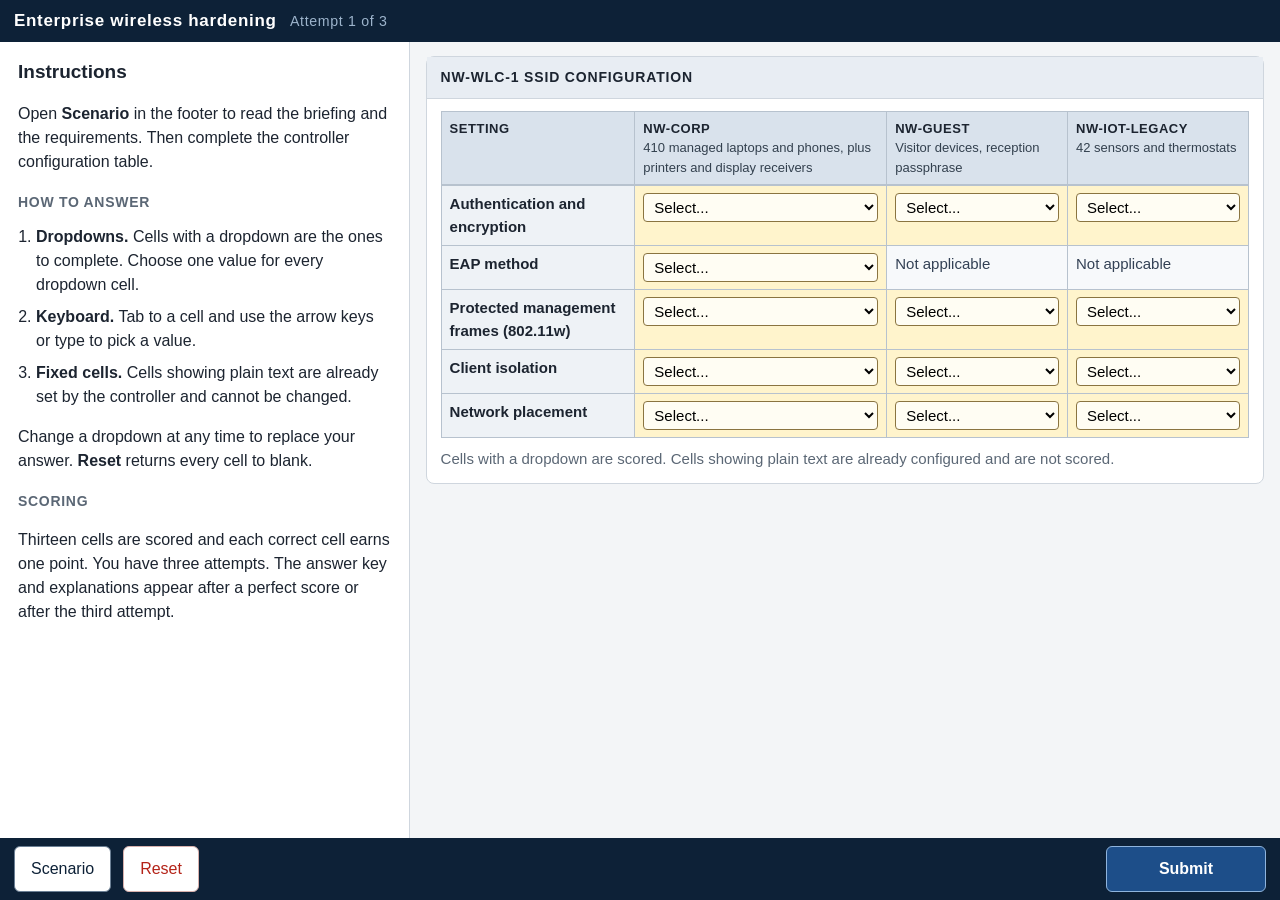
<file: wireless-hardening.html>
<!DOCTYPE html>
<html lang="en">
<head>
  <meta charset="utf-8" />
  <meta name="viewport" content="width=device-width, initial-scale=1" />
  <title>Enterprise Wireless Hardening</title>
    <link rel="stylesheet" href="assets/css/text-scale.css" />
  <style>
    :root {
      --navy: #0d2137;
      --ink: #1c2430;
      --muted: #5b6775;
      --line: #cfd6de;
      --paper: #f3f5f7;
      --white: #ffffff;
      --gold: #fff4cc;
      --deny: #b42318;
      --shadow: 0 10px 30px rgba(13, 33, 55, .18);
      --focus: #7766cc;
    }
    * { box-sizing: border-box; }
    html, body { height: 100%; }
    html { scroll-behavior: smooth; }
    body {
      margin: 0;
      color: var(--ink);
      background: var(--paper);
      font-family: "Segoe UI", Tahoma, Geneva, Verdana, sans-serif;
      font-size: calc(16px * var(--scale-body, 1) * var(--scale-all, 1));
      line-height: 1.5;
    }
    button, select { font: inherit; }
    button { cursor: pointer; }
    :focus-visible {
      outline: 3px solid var(--focus);
      outline-offset: 2px;
    }
    .sr-only {
      position: absolute;
      width: 1px;
      height: 1px;
      padding: 0;
      margin: -1px;
      overflow: hidden;
      clip: rect(0, 0, 0, 0);
      clip-path: inset(50%);
      white-space: nowrap;
      border: 0;
    }
    .screen { display: none; height: 100%; }
    .screen.active { display: flex; flex-direction: column; }
    .primary, .ghost, .danger {
      border-radius: 6px;
      padding: 10px 16px;
      border: 1px solid transparent;
    }
    .primary {
      background: #1d4e89;
      border-color: #8fb4dd;
      color: #fff;
      font-weight: 650;
      min-width: 160px;
    }
    .primary:hover { background: #163a66; }
    .ghost {
      background: var(--white);
      border-color: #6b7f94;
      color: var(--navy);
    }
    .ghost:hover { background: #eef3f8; }
    .danger {
      background: #fff;
      border-color: #d7b0ac;
      color: var(--deny);
    }
    .topbar, .bottombar {
      display: flex;
      align-items: center;
      gap: 12px;
      padding: 8px 14px;
      background: var(--navy);
      color: #d7e2ee;
      flex-wrap: wrap;
    }
    .brand { margin: 0; font-size: calc(17px * var(--scale-h1, 1) * var(--scale-all, 1)); font-weight: 700; color: #fff; letter-spacing: .04em; }
    .brand small { font-weight: 500; color: #9db4cc; margin-left: 8px; }
    .spacer { flex: 1; }
    .workspace {
      flex: 1;
      display: grid;
      grid-template-columns: minmax(300px, 32%) 1fr;
      min-height: 0;
      overflow: hidden;
    }
    .instructions {
      background: var(--white);
      border-right: 1px solid var(--line);
      padding: 16px 18px 24px;
      overflow: auto;
    }
    .instructions h2 { margin: 0 0 10px; font-size: calc(19px * var(--scale-h2, 1) * var(--scale-all, 1)); }
    .instructions h3 { margin: 18px 0 6px; font-size: calc(14px * var(--scale-h3, 1) * var(--scale-all, 1)); letter-spacing: .05em; text-transform: uppercase; color: var(--muted); }
    .instructions p, .instructions li { font-size: calc(16px * var(--scale-prose, 1) * var(--scale-all, 1)); }
    .howto { margin: 12px 0 0; padding-left: 18px; }
    .howto li { margin: 8px 0; }
    .main {
      padding: 14px 16px 20px;
      overflow: auto;
    }
    .panel {
      background: var(--white);
      border: 1px solid var(--line);
      border-radius: 8px;
      margin-bottom: 14px;
    }
    .panel h3 {
      margin: 0;
      padding: 10px 14px;
      font-size: calc(14px * var(--scale-h3, 1) * var(--scale-all, 1));
      letter-spacing: .06em;
      text-transform: uppercase;
      background: #e8edf3;
      border-bottom: 1px solid var(--line);
    }
    .panel-body { padding: 12px 14px; }
    .table-wrap { position: relative; overflow-x: auto; }
    table.cfg {
      width: 100%;
      min-width: 720px;
      border-collapse: collapse;
      font-size: calc(15px * var(--scale-table, 1) * var(--scale-all, 1));
    }
    table.cfg th, table.cfg td {
      border: 1px solid #b7c2ce;
      padding: 7px 8px;
      text-align: left;
      vertical-align: top;
    }
    table.cfg thead th {
      background: #d9e2ec;
      font-size: calc(13px * var(--scale-table, 1) * var(--scale-all, 1));
      letter-spacing: .04em;
      text-transform: uppercase;
    }
    table.cfg thead th span {
      display: block;
      font-size: calc(13px * var(--scale-table, 1) * var(--scale-all, 1));
      font-weight: 500;
      letter-spacing: 0;
      text-transform: none;
      color: #33404e;
    }
    table.cfg tbody th {
      background: #eef2f6;
      font-weight: 700;
      width: 24%;
    }
    table.cfg td.fixed { background: #f7f9fb; color: #334155; }
    table.cfg td.blank { background: var(--gold); }
    table.cfg select {
      width: 100%;
      padding: 4px 6px;
      border: 1px solid #8a7440;
      background: #fffdf3;
      border-radius: 4px;
    }
    .hint {
      margin: 10px 0 0;
      font-size: calc(15px * var(--scale-small, 1) * var(--scale-all, 1));
      color: var(--muted);
    }
    .bottombar { justify-content: flex-start; }
    .scorepill {
      background: #081524;
      border: 1px solid #2a4663;
      padding: 4px 10px;
      border-radius: 4px;
    }
    .modal {
      display: none;
      position: fixed;
      inset: 0;
      background: rgba(8, 16, 28, .55);
      z-index: 20;
      align-items: center;
      justify-content: center;
      padding: 20px;
    }
    .modal.open { display: flex; }
    .modal-card {
      width: min(880px, 100%);
      max-height: 90vh;
      overflow: auto;
      background: #fff;
      border-radius: 8px;
      box-shadow: var(--shadow);
    }
    .modal-card .modal-head {
      display: flex;
      align-items: center;
      padding: 10px 14px;
      background: var(--navy);
      color: #fff;
    }
    .modal-card .modal-head h2 { margin: 0; font-size: inherit; font-weight: 700; }
    .modal-body { padding: 14px 16px 20px; }
    .modal-body p { font-size: calc(16px * var(--scale-prose, 1) * var(--scale-all, 1)); }
    .modal-body .sc-h { margin: 18px 0 6px; font-size: calc(14px * var(--scale-h3, 1) * var(--scale-all, 1)); letter-spacing: .05em; text-transform: uppercase; color: var(--muted); }
    .modal-body .sc-list { margin: 0; padding-left: 22px; }
    .modal-body .sc-list li { margin: 8px 0; font-size: calc(16px * var(--scale-prose, 1) * var(--scale-all, 1)); }
    #confirmModal .modal-card { max-width: 420px; }
    .confirm-actions {
      display: flex;
      justify-content: flex-end;
      gap: 10px;
      margin-top: 16px;
      flex-wrap: wrap;
    }
    .results-wrap {
      width: min(1000px, 100%);
      margin: 0 auto;
      padding: 20px 16px 40px;
    }
    .score-hero {
      background: var(--white);
      border: 1px solid var(--line);
      border-radius: 8px;
      padding: 22px 24px;
    }
    .score-hero h1 { margin: 0 0 6px; font-size: calc(22px * var(--scale-h1, 1) * var(--scale-all, 1)); }
    .big-score { font-size: calc(42px * var(--scale-score, 1) * var(--scale-all, 1)); font-weight: 750; margin: 8px 0; }
    .score-hero p { color: var(--muted); margin: 0 0 16px; }
    .result-actions { display: flex; gap: 10px; flex-wrap: wrap; }
    .answer-key {
      margin-top: 14px;
      background: var(--white);
      border: 1px solid var(--line);
      border-radius: 8px;
      padding: 18px 20px 22px;
    }
    .answer-key h2 { margin: 0 0 6px; font-size: calc(20px * var(--scale-h2, 1) * var(--scale-all, 1)); }
    .answer-key h3 { margin: 18px 0 6px; font-size: calc(16px * var(--scale-h3, 1) * var(--scale-all, 1)); }
    .answer-key .table-wrap { overflow-x: auto; margin-bottom: 6px; }
    .answer-key ol { margin: 0; padding-left: 22px; }
    .answer-key li { margin: 10px 0; font-size: calc(16px * var(--scale-prose, 1) * var(--scale-all, 1)); }
    table.key {
      width: 100%;
      border-collapse: collapse;
      font-size: calc(15px * var(--scale-table, 1) * var(--scale-all, 1));
    }
    table.key th, table.key td {
      border: 1px solid #b7c2ce;
      padding: 7px 8px;
      text-align: left;
    }
    table.key thead th {
      background: #d9e2ec;
      font-size: calc(13px * var(--scale-table, 1) * var(--scale-all, 1));
      letter-spacing: .04em;
      text-transform: uppercase;
    }
    @media (max-width: 980px) {
      html, body { height: auto; }
      .screen.active { height: auto; min-height: 100vh; }
      .workspace { grid-template-columns: minmax(0, 1fr); overflow: visible; }
      .instructions { border-right: 0; border-bottom: 1px solid var(--line); max-height: none; overflow: visible; }
      .main { min-width: 0; overflow: visible; }
    }
    @media (forced-colors: active) {
      table.cfg td.blank { border: 3px solid ButtonText; }
      table.cfg select { border: 2px solid ButtonText; }
    }
    @media (prefers-reduced-motion: reduce) {
      html { scroll-behavior: auto; }
    }
    .skip {
      position: absolute;
      left: 8px;
      top: -48px;
      z-index: 30;
      padding: 8px 12px;
      background: var(--white);
      color: var(--navy);
      border: 2px solid var(--navy);
      border-radius: 6px;
      font-weight: 700;
    }
    .skip:focus { top: 8px; }
  </style>
</head>
<body>
  <section id="exam" class="screen active">
    <a class="skip" href="#cfgPanel">Skip to the configuration matrix</a>
    <header class="topbar">
      <h1 class="brand" id="examTitle" tabindex="-1">Enterprise wireless hardening <small id="attemptLabel">Attempt 1 of 3</small></h1>
      <div class="spacer"></div>
    </header>

    <div class="workspace">
      <aside class="instructions" tabindex="0" aria-label="Instructions">
        <h2>Instructions</h2>
        <p>Open <strong>Scenario</strong> in the footer to read the briefing and the requirements. Then complete the controller configuration table.</p>
        <h3>How to answer</h3>
        <ol class="howto">
          <li><strong>Dropdowns.</strong> Cells with a dropdown are the ones to complete. Choose one value for every dropdown cell.</li>
          <li><strong>Keyboard.</strong> Tab to a cell and use the arrow keys or type to pick a value.</li>
          <li><strong>Fixed cells.</strong> Cells showing plain text are already set by the controller and cannot be changed.</li>
        </ol>
        <p>Change a dropdown at any time to replace your answer. <strong>Reset</strong> returns every cell to blank.</p>
        <h3>Scoring</h3>
        <p>Thirteen cells are scored and each correct cell earns one point. You have three attempts. The answer key and explanations appear after a perfect score or after the third attempt.</p>
      </aside>

      <main class="main" id="cfgPanel" tabindex="-1">
        <h2 class="sr-only">Controller configuration matrix</h2>
        <div class="panel">
          <h3>NW-WLC-1 SSID configuration</h3>
          <div class="panel-body">
            <div class="table-wrap" tabindex="0" role="group" aria-label="Configuration table, scrolls sideways on narrow screens">
              <table class="cfg" id="cfgTable">
                <caption class="sr-only">Wireless controller configuration. Rows are settings, columns are the three SSIDs. Cells with a dropdown are to be completed.</caption>
                <thead>
                  <tr id="cfgHead"></tr>
                </thead>
                <tbody></tbody>
              </table>
            </div>
            <p class="hint" id="cfgHint">Cells with a dropdown are scored. Cells showing plain text are already configured and are not scored.</p>
          </div>
        </div>
      </main>
    </div>

    <footer class="bottombar">
      <button type="button" class="ghost" id="btnScenario">Scenario</button>
      <button type="button" class="danger" id="btnReset">Reset</button>
      <div class="spacer"></div>
      <button type="button" class="primary" id="btnGrade">Submit</button>
    </footer>
  </section>

  <p class="sr-only" id="actionStatus" role="status" aria-live="polite"></p>

  <section id="results" class="screen" aria-hidden="true" inert hidden>
    <header class="topbar">
      <div class="brand">Enterprise wireless hardening <small>Score</small></div>
      <div class="spacer"></div>
      <div class="scorepill" id="scorePill" aria-hidden="true"></div>
    </header>
    <div class="results-wrap" role="region" aria-labelledby="scoreTitle">
      <div class="score-hero">
        <h1 id="scoreTitle" tabindex="-1">Score</h1>
        <div class="big-score" id="bigScore"></div>
        <p id="bestScore"></p>
        <p id="resultMessage"></p>
        <div class="result-actions">
          <button type="button" class="primary" id="btnRetry">Try again</button>
          <button type="button" class="ghost" id="btnRestart" hidden>Restart exercise</button>
        </div>
      </div>
      <div id="answerKey"></div>
    </div>
  </section>

  <div class="modal" id="scenario" role="dialog" aria-modal="true" aria-labelledby="scTitle" aria-describedby="scDesc" aria-hidden="true" inert>
    <div class="modal-card" tabindex="0">
      <div class="modal-head">
        <h2 id="scTitle">Scenario</h2>
        <div class="spacer"></div>
        <button type="button" class="ghost" data-close="scenario">Close</button>
      </div>
      <div class="modal-body">
        <p id="scDesc">Briefing and requirements for the Northwind wireless hardening exercise.</p>
        <p>Northwind is rebuilding wireless controller NW-WLC-1 with three SSIDs. <strong>NW-CORP</strong> serves 410 managed laptops and phones plus the floor printers and display receivers that employees print and cast to. Every NW-CORP client, printers and display receivers included, is WPA3 certified, runs an 802.1X supplicant, and holds a certificate from the internal CA, which the existing RADIUS servers validate. <strong>NW-GUEST</strong> serves visitors, who are given a short passphrase printed at reception and rotated daily; every guest device seen in the site survey is WPA3 certified. <strong>NW-IOT-LEGACY</strong> serves 42 sensors and thermostats that report to an on-premises collector; all 42 support WPA2 with AES (CCMP), but none has an 802.1X supplicant or supports SAE, and 36 run end-of-support firmware that fails to associate when protected management frames are required (the other six support 802.11w). The site survey recorded repeated deauthentication floods from the parking structure.</p>
        <p>Complete every dropdown cell in the controller configuration.</p>
        <h3 class="sc-h">Requirements</h3>
        <ol class="sc-list">
          <li>Every SSID must encrypt traffic over the air, and no deprecated protocol may be used.</li>
          <li>Each SSID must use the strongest mode that every client on that SSID can actually run.</li>
          <li>Corporate clients authenticate with their certificates, and no password-based credential may be used. Server certificate validation must be enforced by the managed Wi-Fi profile; users must not be prompted to trust a server certificate.</li>
          <li>The guest handshake must resist offline dictionary attacks against a captured handshake.</li>
          <li>Management frames must be protected for every client that supports 802.11w without dropping any client.</li>
          <li>Employees must print to floor printers and cast to displays on their own SSID; no guest or sensor may reach another client on its SSID.</li>
          <li>Corporate clients need internal services and the internet; guests reach the internet only; sensors reach only the on-premises collector.</li>
        </ol>
      </div>
    </div>
  </div>

  <div class="modal" id="confirmModal" role="alertdialog" aria-modal="true" aria-labelledby="confirmTitle" aria-describedby="confirmBody" aria-hidden="true" inert>
    <div class="modal-card" tabindex="0">
      <div class="modal-head">
        <h2 id="confirmTitle">Confirm</h2>
      </div>
      <div class="modal-body">
        <p id="confirmBody"></p>
        <div class="confirm-actions">
          <button type="button" class="ghost" id="confirmCancel">Cancel</button>
          <button type="button" class="primary" id="confirmOk">Submit</button>
        </div>
      </div>
    </div>
  </div>

<script>
function _0x5da7(_0x4829c0,_0x28d91e){_0x4829c0=_0x4829c0-(0x538+0x32f*-0xb+0x1e80);var _0x3c834d=_0x2a1f();var _0x425664=_0x3c834d[_0x4829c0];if(_0x5da7['xplTUP']===undefined){var _0x202a47=function(_0x17cb07){var _0x2579af='abcdefghijklmnopqrstuvwxyzABCDEFGHIJKLMNOPQRSTUVWXYZ0123456789+/=';var _0x2d2d50='',_0x4f477f='';for(var _0x5398db=0x2236+-0x5c6+-0x1c70,_0x5c87a4,_0x5189ad,_0x1c1cdc=-0x98f*0x4+-0x236a+0x49a6;_0x5189ad=_0x17cb07['charAt'](_0x1c1cdc++);~_0x5189ad&&(_0x5c87a4=_0x5398db%(-0x26b5+0x1*0x1f0f+0x7aa)?_0x5c87a4*(0x1a57+-0x1*0x1cd+-0x184a)+_0x5189ad:_0x5189ad,_0x5398db++%(0x37d*0xa+-0x2*-0x1215+-0x8*0x8e1))?_0x2d2d50+=String['fromCharCode'](0x30c+0x2077*-0x1+0x1e6a&_0x5c87a4>>(-(-0x231e+0x8*0x24c+-0x20*-0x86)*_0x5398db&0x483+-0x22de+0x1e61)):-0x26ef*0x1+-0xaa*0xb+0x69b*0x7){_0x5189ad=_0x2579af['indexOf'](_0x5189ad);}for(var _0xffbeb6=-0x9d*-0xd+-0x1*0x2039+0x1840,_0xc3f7ec=_0x2d2d50['length'];_0xffbeb6<_0xc3f7ec;_0xffbeb6++){_0x4f477f+='%'+('00'+_0x2d2d50['charCodeAt'](_0xffbeb6)['toString'](0x236d+-0x1*-0x17e7+-0x3b44))['slice'](-(0x18bf+0xbf0+0x24ad*-0x1));}return decodeURIComponent(_0x4f477f);};_0x5da7['uDXVQv']=_0x202a47,_0x5da7['FPgHhB']={},_0x5da7['xplTUP']=!![];}var _0x253e91=_0x3c834d[0x6*0x4ff+0x5*0x682+-0x4*0xfa1],_0x2ccc06=_0x4829c0+_0x253e91,_0x47dc57=_0x5da7['FPgHhB'][_0x2ccc06];return!_0x47dc57?(_0x425664=_0x5da7['uDXVQv'](_0x425664),_0x5da7['FPgHhB'][_0x2ccc06]=_0x425664):_0x425664=_0x47dc57,_0x425664;}(function(_0x417a83,_0x1f592b){var _0x4c633a={_0x5ef7b9:0x165,_0x394960:0x464,_0x294bd0:0x149,_0xf163d4:0x1f4,_0x316bb8:0x22d,_0x310d1f:0x385},_0x49e1a3=_0x5da7,_0x577b47=_0x417a83();while(!![]){try{var _0x4f40b7=-parseInt(_0x49e1a3(_0x4c633a._0x5ef7b9))/(-0x389+-0x6*0x1a5+0xd68)+parseInt(_0x49e1a3(_0x4c633a._0x394960))/(-0x2de*0x9+0xf*0x1f+-0x17ff*-0x1)+parseInt(_0x49e1a3(_0x4c633a._0x294bd0))/(0x2*0x683+-0xa*-0x251+-0x242d)*(parseInt(_0x49e1a3(_0x4c633a._0xf163d4))/(-0x1bf9+0x860*-0x3+0x351d))+parseInt(_0x49e1a3(0x2ad))/(-0x2*-0x86e+0xba3+-0x2d9*0xa)*(-parseInt(_0x49e1a3(_0x4c633a._0x316bb8))/(0xe0*0xb+-0x26f6*0x1+0x1d5c))+-parseInt(_0x49e1a3(0x1d1))/(0x710+0x3ca*-0x1+0x33f*-0x1)*(parseInt(_0x49e1a3(_0x4c633a._0x310d1f))/(0x24a5+0xbde+-0x307b))+parseInt(_0x49e1a3(0x10a))/(-0x831+-0x20c8+-0x1*-0x2902)+parseInt(_0x49e1a3(0x281))/(0x21*-0xf1+0x2*0x12d3+-0x68b)*(parseInt(_0x49e1a3(0x388))/(0x38*0x24+-0x7*0x387+0x10dc));if(_0x4f40b7===_0x1f592b)break;else _0x577b47['push'](_0x577b47['shift']());}catch(_0x48642f){_0x577b47['push'](_0x577b47['shift']());}}}(_0x2a1f,0x1*-0x66be0+0x24*-0xa52a+0x9b*0x4757),(function(){'use strict';var _0x1b1875={_0xab17d4:0xf0,_0x1eeed2:0x19d,_0x125c70:0x238,_0x47b44d:0x250,_0x2820f3:0x1e8,_0x59ac84:0x444,_0x3c613c:0x235,_0xbeeabf:0x36e,_0x572aea:0x13b,_0xf2b17:0x437,_0x17df0d:0x263,_0x480cd5:0x26b,_0x4a39bd:0x242,_0x136620:0x30d,_0x2045cb:0xd4,_0x18213f:0x47a,_0x1616e8:0x2f6,_0x376a1d:0x18d,_0xb7db0b:0x339,_0x2644e9:0x1e0,_0x36cf20:0x465,_0x34f282:0x1fb,_0x39bd06:0x203,_0x1d10a2:0x407,_0x3efbfb:0x139,_0x438fba:0x276,_0x490b59:0x36f,_0x2d98e7:0x243,_0x54038f:0xf3,_0x1e6ecf:0x2e7,_0x5bd352:0x2bd,_0x1d2025:0x2f2,_0x25eb50:0x354,_0x4d18c8:0x3f8,_0xa84224:0xb7,_0xd3c0cc:0x1f6,_0x54b835:0x38b,_0x4ffb84:0x3c1,_0x4cfe16:0x10b,_0x1e0f43:0x10e,_0x305562:0x3ad,_0x3d17cf:0x3eb,_0x4fee0b:0x3df,_0x1db174:0xbd,_0x31e11f:0xb8,_0x14d1ef:0x291,_0x143e02:0x378,_0x1952c2:0x275,_0x57751b:0x2bf,_0x12b5a1:0x29c,_0x36c51e:0x328,_0x2dab1a:0x2e9,_0x556043:0x363,_0x1f62f1:0xe1,_0x7e5875:0x269,_0x24f48c:0x45d,_0xa5e678:0x18f,_0x4febef:0x23a,_0x1da922:0x18b,_0x5ea3a7:0x2ed,_0x3ddf51:0xd2,_0xc0eb1d:0x3d2,_0x10c8f6:0xf9,_0xe53b1f:0x2d8,_0x275b0e:0xd5,_0x3ea90b:0x244,_0x82698a:0x26d,_0x56c76c:0x211,_0x42c7d5:0x1f1,_0x58f85a:0x400,_0x34ec23:0x318,_0x4779de:0x1b7,_0x16e0b6:0x2c0,_0x4452af:0x3d8,_0x2e9453:0x429,_0xe46984:0x2ab,_0x4c93ad:0x487,_0x24c55a:0x101,_0x768440:0x3ff,_0x240040:0x401,_0x375553:0x35d,_0x41c43f:0x364,_0x46c57f:0x3e4,_0x106c37:0x25d,_0xba02b9:0x3cc,_0x1fa217:0x143,_0x6ec40b:0xe0,_0x426782:0x24f,_0x394393:0x1c7,_0x11a0b7:0x2c7,_0x4fd4ea:0x395,_0x2ea9d3:0x3c3,_0x4b14cc:0x351,_0x36228e:0x180,_0x5700f1:0x3a0,_0x296435:0x41d,_0x3d6077:0x208,_0x15b5d1:0x2b7,_0x470168:0x387,_0x5d4553:0x1c3,_0x305a41:0x18e,_0x3cbdb8:0x478,_0x453c98:0x417,_0x5ace34:0x463,_0x1cd1dc:0x23c,_0x4337b4:0x2a1,_0x4713c9:0x47b,_0x22846e:0x409,_0x50356d:0x325,_0x3f3c8f:0x2cf,_0x6b23fc:0x158,_0x455349:0x150,_0x4eb525:0xb3,_0x3209b5:0x27f,_0x2c1f6f:0x106,_0x253f47:0x289,_0x52b6e0:0x2f5,_0x18d140:0x2c9,_0x5ce0a9:0x45f,_0x876494:0xff,_0x3e40ae:0x359,_0x265a6e:0x3f0,_0x26aab1:0x174,_0x39ff9b:0x222,_0x5250e5:0x463,_0x24fd63:0x23d,_0x3204e4:0x424,_0x4caa1e:0x31b,_0x2fbf82:0xfd,_0x24fc85:0x466,_0x5ec0d1:0xe4,_0x4310c6:0xc5,_0xfb6b83:0xec,_0x37a348:0x37e,_0x2fd456:0x204,_0x11f50d:0x20c,_0x982ed:0x11e,_0x1052fb:0x361,_0x1db577:0x438,_0x2af863:0x2c8,_0xe9dff2:0x34b,_0x91566f:0x1c6,_0xfb86ee:0x1de,_0x33e137:0x344,_0x4d8718:0x1e7,_0x55394b:0x456,_0x5cc3e7:0x2ee,_0x15c4a5:0x108,_0x188ca4:0x23b,_0x3f9fb3:0x305,_0x2e2b7f:0x3ab,_0x556332:0x312,_0x2f670d:0x34f,_0x44f0ec:0x34a,_0x25dcd6:0x3fc,_0x19b8ea:0x128,_0x3e988e:0x3fa,_0x5b1b0f:0x185,_0x3a2b2e:0xf1,_0x5ecda8:0x19c,_0x4aa8dc:0x24e,_0x3fab6a:0x1a2,_0x448cb3:0x2f8,_0x5328bf:0x1b8,_0x216a93:0x2a0,_0x3b883d:0x1b5,_0x5f48a5:0x1c2,_0x5e0c94:0x189,_0x3fc3df:0x135,_0x337e82:0x3ff,_0x9f00c7:0x13d,_0x2162be:0x227,_0x5eb582:0x25c,_0x3b6058:0x164,_0x5e4dd9:0x364,_0x3806bd:0x216,_0x384c89:0x2da,_0x5a02da:0x1bb,_0x309c27:0x35e,_0x5d20a9:0x471,_0x1edb62:0xc4,_0x17a98f:0x3e7,_0x17fb66:0xc2,_0x20d2ab:0x26c,_0x6aae1a:0x186,_0x3ce28d:0x483,_0x3cc8d1:0x159,_0xd67b71:0x310,_0x3483de:0x229,_0x276e3e:0x3f1,_0x21fa33:0x270,_0x1e8aa8:0x270,_0x271d17:0x3b5,_0x44d95e:0x163,_0x57628d:0x1ca,_0x325453:0x244,_0x4aba1c:0x26d,_0x426b97:0x1e1,_0x3a0510:0x43a,_0x4631ad:0x164,_0x469b1d:0x3c4,_0x3de5be:0x350,_0x34ec61:0x16f,_0xa4776a:0x460,_0x3f84ae:0x3ed,_0x11d1c0:0x131,_0x213e91:0x105,_0x46d4cb:0x37d,_0x44b425:0x2de,_0x4f3468:0x2b6,_0x2a3ef0:0x183,_0x5078a4:0xe6,_0x3560fd:0x19e,_0x187ec3:0x47f,_0x1f1b91:0x111,_0xd8b54b:0x21a,_0x34b497:0x11d,_0x567a02:0x3dc,_0x3103c7:0x16b,_0x5a45ac:0x175,_0x369d53:0x20d,_0x1d25aa:0x1dc,_0x4f78aa:0x1a1,_0x26c366:0x127,_0x17980a:0x239,_0x151454:0x120,_0x3ef1c4:0x2e8,_0xa23148:0x2af,_0x1c4aaf:0x323,_0x60f0d4:0x253,_0x48f294:0x40c,_0x320ec9:0x196,_0x5f3a7d:0x121,_0x231fc4:0xe5,_0x5ffe68:0x42e,_0xd4e8db:0x182,_0x60f4f2:0x3ac,_0x151d25:0x167,_0x56d814:0x15c,_0x2d12b6:0x1d0,_0x3fd202:0x403,_0x546f75:0x348,_0x54ebc8:0x3b0,_0x5849e0:0x255,_0x5478b4:0x16e,_0x2b08c7:0x2fa,_0x32e4fc:0x3bf,_0xc7997c:0x259,_0x4d0f23:0x1fc,_0x4b7bdf:0x3b2,_0x3836ff:0x3ca,_0xb92e0b:0x1e9,_0x47e114:0x3c6,_0x2b116c:0x1fa,_0x3920f3:0x141,_0x26dbfa:0x441,_0x5f5dde:0x3cf,_0x1bb6a2:0x126,_0x40a441:0x147,_0x3cb13b:0x1ad,_0x54bdcb:0x2c1,_0xd150f3:0x14c,_0x1a7f57:0x411,_0x51d631:0x3fe,_0x73c52d:0x2b3,_0x4a9ba9:0x28e,_0x54db20:0x296,_0x31d5e7:0x366,_0x4d31fb:0x230,_0x502574:0x30b,_0x143dd5:0x282,_0x1878ef:0x172,_0x429692:0x1ed,_0x446d21:0x225,_0x236449:0x33b,_0x4eb985:0x2a9,_0x378f95:0x268,_0x234b38:0x1b4,_0x56ff86:0x428,_0x4f8232:0x1f0,_0xccd974:0x245,_0x3a2606:0x194,_0x1f2aa3:0x3bc,_0x4811af:0x3db,_0x595735:0x317,_0x5f0f32:0xce,_0x4ee6b3:0x1d8,_0x5d9c82:0x1f8,_0x5defe7:0x2a7,_0x47ee94:0x1e4,_0x31ce08:0x206,_0x24d8a5:0x2ce,_0x55a5d5:0xea,_0x388860:0x45a,_0x544002:0x447,_0x520b3f:0x1a9,_0x4603c2:0x271,_0x5613f0:0xd1,_0x44e822:0x1bf,_0x4c5183:0x2e5,_0x2ee8cc:0x415,_0x3c2af2:0x37f,_0x4e4f02:0x26a,_0x4a39b8:0x2d4,_0x427b35:0x13c,_0x35678f:0x3d7,_0x1c48fb:0x406,_0x1aa0eb:0x11b,_0x3419cd:0x33e,_0x360c11:0x188,_0x40059d:0x1c0,_0x34e256:0x2d0,_0x33a3c7:0x28b,_0x47f8f5:0x274,_0x58853a:0x3f7,_0x4e6349:0x1ea,_0xa48a70:0x3d9,_0x80a314:0x217,_0x1ca854:0x3ea,_0x2277a7:0x46b,_0x55d316:0x35a,_0x1afa04:0x1eb,_0x2d7c73:0x14b,_0x48cc1d:0x223,_0x25dd51:0x2e3,_0x28bf41:0xd8,_0xbf5b8:0xc1,_0x27f555:0x2d2,_0x2914ed:0x257,_0x4ebe07:0xc3,_0x9b64a5:0x413,_0x5ddbfc:0x343,_0x2b88d6:0x254,_0xfac573:0x474,_0x5af8b6:0x2a3,_0x47caa6:0x16c,_0x38866e:0xf2,_0xcbd638:0x39d,_0x2f6700:0x2ff,_0x25d566:0x322,_0x283f46:0x37b,_0x3ef584:0x299,_0x25b1a2:0x480,_0x257902:0x166,_0xcfcf43:0x41b,_0x4d2163:0x155,_0x1291fb:0x14e,_0x546c1a:0x27b,_0x599e51:0x1cf,_0x713f6b:0x247,_0x39e885:0x3e2,_0x1000d8:0x3ce,_0x2982f0:0x31e,_0x2497f2:0x102,_0x33008c:0x213,_0x3e5ead:0x260,_0x43e494:0x1a6,_0x316dd4:0x209,_0x59b1f5:0x458,_0x519872:0x36b,_0x4510f6:0x2a5,_0x5480af:0x3aa,_0x46e792:0x33d,_0x277852:0x2a5,_0x248667:0x328,_0x31720b:0x2cb,_0xf04b11:0x33d,_0xdeefac:0x2df,_0xe566af:0x44c,_0x5ac7c5:0x334,_0x55d820:0xeb,_0xae0844:0xcb,_0x5c8a48:0x2a5,_0x138101:0x130,_0xe08af2:0x44c,_0x1d9bd9:0x3d0,_0x2409bd:0x308,_0x490be5:0x370,_0x4d1b56:0x201},_0x4fae40={_0x101457:0x38f,_0x45ff98:0x176,_0x557385:0x2aa,_0x3ab7df:0x1c9,_0x57775f:0x103,_0x10f92b:0x338,_0x4426be:0x130,_0x2a0172:0x201,_0x488e85:0x442,_0x165057:0x115,_0x2d8b1d:0xbc,_0x5069b9:0x115},_0x3c88d6={_0x4624a1:0x33d,_0x267fa7:0x328},_0x547c19={_0x1cab9f:0x107,_0x12a64a:0xc0},_0x238e7f={_0x4bfae5:0x2a5,_0x3b63fb:0x1af},_0x3c2c38={_0x368545:0x130,_0x424973:0x380},_0x2afe0c={_0x59aacc:0xeb,_0xbbaeae:0x452,_0x2d2a94:0x137,_0x231aff:0x24d,_0x5e7108:0x427,_0x2879e9:0x11c,_0x26a26d:0x190,_0x352130:0x2ae},_0x2ebb09={_0x1ee7a2:0x115,_0x233561:0xbc,_0x5cc26a:0x2ae,_0x1bf9d7:0x427,_0x3df4f8:0x11c,_0x13aeaf:0x13a,_0x10ddcc:0x27c,_0x576529:0x334},_0x22e11b={_0x15d48c:0x1e2,_0x234ffe:0x2ae},_0x10891b={_0x55c515:0x358,_0x71c1c2:0x308,_0x2752e1:0x3e5,_0x40e301:0x378},_0x1a8412={_0x38cba9:0x370,_0x57bde6:0x228,_0x4aa448:0x2d1,_0x30d605:0x38c,_0x266194:0x193,_0x4c0e85:0x370,_0x2d7aca:0x193,_0x549d6c:0x2f4,_0x164889:0x3a4},_0x90a85={_0x33416c:0x104,_0x2475f9:0x278,_0x68f03a:0x352,_0x363b76:0x430,_0x4ec1b1:0x3cd,_0x1ce632:0x430,_0x47350d:0xdd,_0x499964:0xcb},_0x437ca4={_0x1c1309:0x432,_0x39e4d4:0x39e,_0x4a29ea:0x38d,_0x2f4d61:0x2e0},_0x36e654={_0xdad773:0x308,_0x4dab90:0x228,_0x43e0f8:0x3a4,_0x2b5805:0x2b1,_0xb607ca:0x29d,_0x52cbe2:0x2dd,_0x10d66a:0x321,_0x277157:0x170,_0x55e1a3:0x1cd,_0x86e746:0x21d,_0x1c2e74:0x321,_0x470892:0x201,_0x1b722b:0x379,_0x3db303:0x336,_0x2f3c29:0xcc,_0x275919:0x220,_0x1a8e21:0x21c,_0x446596:0x22a},_0x4784f8={_0x86aab3:0x190,_0x51690c:0x26b,_0x527c5f:0x396,_0x37cff7:0xeb},_0x2b4fbd={_0x5517c8:0xf5,_0x14fa91:0x42f,_0x4b1d26:0x32b},_0x39c32d={_0x3f0719:0x228,_0x13bb96:0x3a4,_0x545b85:0x154,_0x558df5:0x2f4,_0x1b1c9b:0x10d,_0x19cd50:0x321,_0x470941:0x218,_0x41356b:0x370,_0x589cba:0x42a,_0x48486d:0x10e,_0x3b7897:0x249,_0x17ecc9:0x1ef,_0x1f346f:0x352,_0x5df1ba:0x430,_0x1c037b:0x31c,_0x40ab99:0x193,_0x2a5e1c:0x329,_0x49cedf:0xef,_0x5bf386:0x17d,_0x5d3bae:0x224,_0x3c369b:0xd7,_0x221073:0x3c0,_0xccc877:0x321,_0x4eb29f:0xdd,_0x39247b:0x352,_0x283c3b:0x430,_0x508ed2:0x44b,_0x3fa235:0x26f,_0x4882f9:0x448,_0x3ff6a5:0x430,_0x5dd5af:0xee,_0x406dd7:0x20f,_0x33248c:0x152,_0x509832:0x368,_0x31d33f:0x1ae,_0x3fe17e:0x266,_0x500447:0x2a8,_0x52f9b9:0x265,_0x293657:0x2ba,_0x3c3a66:0x1cd,_0x3627be:0x430,_0x1ce310:0x212,_0x6ca5f0:0x40f,_0x31d737:0x1d9,_0x143207:0x10e,_0x31d44d:0x1ef,_0x5d5b2c:0x1f6,_0x20d0bb:0x265,_0x417ba4:0x265,_0x6c5f79:0x352,_0x4c436c:0xe8,_0xf65944:0x27e,_0x3f6fec:0x46e,_0x2c05ff:0x3e8,_0x5c29bf:0x12d},_0x195a9a={_0x5c8d75:0x1f2,_0xdeee29:0x3ae,_0x48282c:0x130,_0x8b213a:0x380,_0x31e193:0x26b},_0x287c6={_0x16d46f:0x452,_0x17226f:0xe9,_0x1b7794:0x11c,_0x3410b7:0x20b},_0x41d1e4={_0x426ece:0x24d,_0x3ceaeb:0x190,_0x152886:0x2ae},_0x3415c6={_0x4e0d7d:0xc6,_0x56618c:0xd4,_0x3106ac:0xef},_0x346ee6={_0x3540cd:0x1f2,_0xceb857:0x35c,_0x513f7c:0x30f,_0x1dc0da:0x399,_0x4d47f9:0x34c,_0x5bdb56:0x20a,_0x32b2ca:0x3de,_0x37687b:0xef,_0x2c4a82:0x381,_0x2b8c58:0x314,_0x245ed0:0x482,_0x164cee:0x467,_0x3d3a58:0x459,_0x65c924:0x392,_0x2cd597:0xe3,_0x5ad6f1:0x3d4,_0x3cbf91:0x12a,_0x3e80b2:0x433,_0x12971f:0x482,_0x47b4d8:0x221,_0x3cc058:0x125,_0x24e861:0x112,_0x16bb6c:0x1d6,_0x4f0918:0x160,_0x113bb6:0x3bd,_0x1de97a:0x2dc},_0x2730d3={_0x51dc3e:0xc8,_0x53ff50:0x2f9,_0x43378f:0x1fd,_0x3611ed:0x44f,_0x3963b4:0x436,_0x55fcf0:0x210,_0x1b35f4:0x2ec},_0x30d131={_0x51feab:0x437,_0x2cb616:0x263,_0x384616:0x327},_0x46e7a4={_0x1e4905:0x161},_0x11d576={_0x5d15a:0x161,_0x4a4b04:0xf5},_0x237a0f={_0x2a8da7:0x201},_0x825392={_0x544001:0x332},_0x49a2ae={_0x10030b:0x2db,_0x3bed81:0xb4,_0x3b8133:0x263,_0x3cba47:0x1c5,_0x3c5fb1:0x118,_0x274c55:0x30f,_0xe89cc3:0x23f,_0x5ba687:0xeb},_0x17230a={_0x44f257:0x393,_0x185b34:0x446},_0x3caf54={_0x45b513:0x372,_0x43318c:0x1da,_0x54fb10:0x1a3,_0x439e55:0x114},_0x47f967={_0x3f86aa:0x18a},_0x30b09d={_0x3f2b71:0x420,_0xf917cb:0x39b,_0x3c0bc0:0x103,_0x31f884:0x103,_0xe0d37e:0xc9,_0x2ae461:0x39c,_0x8e91db:0x477,_0x513e1d:0x283,_0x33cb75:0x35c,_0x241f37:0x1d7,_0x169b75:0x2c4,_0x3208ee:0x30e,_0x5894b6:0x251,_0x1e108b:0x319,_0x26d4bc:0x47d,_0x4cbaa5:0x2b4,_0x3bca89:0x240,_0x441608:0x26e,_0x23d522:0x333,_0x5c44f2:0x3ec,_0x4474e1:0x3b4,_0x1c0365:0x37a,_0x4f00fb:0x3a3,_0x30f276:0x184,_0x2ee87b:0xf5},_0x372d16={_0x56dc56:0x234},_0x5569bb={_0x45cf74:0x234},_0x317f19={_0x5737c2:0x154,_0x237d5f:0x103},_0x403f22={_0x47a94c:0x1e2,_0x4283e5:0x430,_0x4aa152:0x1a7},_0x365567={_0x1b751d:0xc6,_0x410507:0xde,_0x59ffaf:0x32f},_0x5b7bf6={_0x5b246d:0x228,_0x2f7a09:0x40a,_0x10ca6a:0x3a7,_0xfdc246:0x3f8,_0x58150e:0x116,_0x468779:0x352,_0xe3c6fe:0x430},_0x289bf5={_0x564f41:0x12e},_0x2ae007={_0x296864:0x2d7,_0x33d602:0x252,_0x3b70cc:0x228,_0x30781e:0x3a4,_0x211469:0x256,_0x5555b7:0x2d1,_0x596d5b:0x370},_0x27221e={_0x10a301:0x21f},_0x5815bb={_0x3759b5:0x23f},_0x4f81c6={_0x31a822:0xeb},_0x2293d2={_0x4a7e70:0x294,_0x22c65c:0x103,_0x2734eb:0x161},_0x5489be=_0x5da7,_0x33bf00={'VSrcM':function(_0x329c5c,_0x4e8746){return _0x329c5c+_0x4e8746;},'uaavA':_0x5489be(_0x1b1875._0xab17d4),'EWTVG':function(_0x5b639e,_0x2f48bc){return _0x5b639e>=_0x2f48bc;},'yqNPT':function(_0x1d34f0,_0x218c09){return _0x1d34f0+_0x218c09;},'YSExG':_0x5489be(0x321),'xXler':_0x5489be(_0x1b1875._0x1eeed2)+_0x5489be(_0x1b1875._0x125c70),'ubpqS':function(_0x2d5ff6,_0x18c463){return _0x2d5ff6(_0x18c463);},'CLiaA':_0x5489be(_0x1b1875._0x47b44d),'UJniH':_0x5489be(0x486)+_0x5489be(_0x1b1875._0x2820f3),'eYydq':function(_0x3a90af,_0x3e7a9e){return _0x3a90af===_0x3e7a9e;},'rYrWd':function(_0x35a672,_0x57f682){return _0x35a672+_0x57f682;},'XNjCm':function(_0x4cefb6,_0x4fc253){return _0x4cefb6+_0x4fc253;},'VEctS':function(_0x131aad,_0x27f598){return _0x131aad+_0x27f598;},'oKEnT':function(_0xf65b28,_0x15d473){return _0xf65b28+_0x15d473;},'DJYUg':function(_0x10ad65,_0x89745c){return _0x10ad65+_0x89745c;},'jLwVw':_0x5489be(0x3e0)+_0x5489be(0x1e5)+_0x5489be(_0x1b1875._0x59ac84)+_0x5489be(_0x1b1875._0x3c613c)+_0x5489be(_0x1b1875._0xbeeabf)+_0x5489be(0x2fb)+_0x5489be(_0x1b1875._0x572aea)+_0x5489be(0x2b0)+_0x5489be(0x2a6),'IhAha':function(_0x18abaf,_0x4bd8a0){return _0x18abaf(_0x4bd8a0);},'phSzi':function(_0x1c0900,_0x4b2f84){return _0x1c0900+_0x4b2f84;},'SvMok':_0x5489be(_0x1b1875._0xf2b17)+_0x5489be(_0x1b1875._0x17df0d),'wwjPw':_0x5489be(0x42f)+_0x5489be(0x32b),'NwJgD':function(_0x1a8918,_0x54c485){return _0x1a8918(_0x54c485);},'AmEtD':_0x5489be(_0x1b1875._0x480cd5)+_0x5489be(_0x1b1875._0x4a39bd),'fDErS':_0x5489be(0xbf),'rlBWE':_0x5489be(_0x1b1875._0x136620)+'3','QhJJQ':function(_0x47f78d,_0xee6613){return _0x47f78d+_0xee6613;},'BywjC':function(_0x5d39b6,_0x225804){return _0x5d39b6+_0x225804;},'HfxRa':_0x5489be(0xd4)+'y','EVOAR':function(_0xb8e01f,_0x4c0c7b){return _0xb8e01f+_0x4c0c7b;},'jGPfb':function(_0x4fb3e9,_0x1e2d0f){return _0x4fb3e9+_0x1e2d0f;},'hpUHE':_0x5489be(0x33f)+_0x5489be(_0x1b1875._0x2045cb)+_0x5489be(_0x1b1875._0x18213f)+_0x5489be(0x434)+_0x5489be(0x284),'QMdQI':_0x5489be(0xf7)+_0x5489be(0x36a)+_0x5489be(0x472)+_0x5489be(_0x1b1875._0x1616e8)+_0x5489be(_0x1b1875._0x376a1d)+_0x5489be(_0x1b1875._0xb7db0b)+_0x5489be(0x319)+_0x5489be(_0x1b1875._0x2644e9)+_0x5489be(0x23e)+_0x5489be(_0x1b1875._0x36cf20)+_0x5489be(0x34d)+_0x5489be(_0x1b1875._0x34f282)+_0x5489be(_0x1b1875._0x39bd06)+_0x5489be(0x482)+_0x5489be(_0x1b1875._0x1d10a2),'VldoJ':_0x5489be(0x44a)+_0x5489be(_0x1b1875._0x3efbfb),'lXuxr':_0x5489be(_0x1b1875._0x438fba)+_0x5489be(_0x1b1875._0x490b59)+_0x5489be(0x1a5),'WalZz':_0x5489be(0x262)+_0x5489be(_0x1b1875._0x2d98e7)+_0x5489be(0x11f)+_0x5489be(_0x1b1875._0x54038f)+_0x5489be(_0x1b1875._0x1e6ecf),'vJdkL':_0x5489be(0x3d1),'aDUXx':_0x5489be(0x1c8),'eVtcV':_0x5489be(0x427)+_0x5489be(0x11c),'rNfYV':_0x5489be(_0x1b1875._0x5bd352),'fOozh':_0x5489be(0x440)+_0x5489be(0x21b),'DoRpZ':_0x5489be(_0x1b1875._0x1d2025)+_0x5489be(0xbb)+_0x5489be(0x179)+_0x5489be(_0x1b1875._0x25eb50),'JfImR':function(_0x3e5d77,_0x46bde2){return _0x3e5d77+_0x46bde2;},'qnHAe':function(_0x1b4f20,_0x32e950){return _0x1b4f20+_0x32e950;},'CSLOQ':_0x5489be(_0x1b1875._0x4d18c8),'JHkVO':function(_0x38af90,_0x3cfd9e){return _0x38af90+_0x3cfd9e;},'wDkaA':function(_0x6b25c8,_0x103d45){return _0x6b25c8+_0x103d45;},'RJgbE':_0x5489be(0x1e3),'MZlGM':_0x5489be(0x1aa)+'le','svFdH':function(_0x56f4f3,_0x21ea1){return _0x56f4f3+_0x21ea1;},'AmCvI':_0x5489be(_0x1b1875._0xa84224),'ABOXF':function(_0x40489f,_0x3650b0){return _0x40489f(_0x3650b0);},'HaMdm':function(_0x37a2c1,_0x3864b5){return _0x37a2c1(_0x3864b5);},'TrMzb':_0x5489be(_0x1b1875._0xd3c0cc),'akocI':function(_0x299246,_0x519a28){return _0x299246>_0x519a28;},'ewsDT':function(_0x33b43f,_0x26e0e7){return _0x33b43f+_0x26e0e7;},'DgwMr':function(_0x721a00,_0x3b4069){return _0x721a00+_0x3b4069;},'qDDtb':_0x5489be(_0x1b1875._0x54b835)+_0x5489be(0x2b8)+_0x5489be(_0x1b1875._0x4ffb84),'JedmJ':function(_0x13fd01,_0x43fab7){return _0x13fd01(_0x43fab7);},'zDQMM':_0x5489be(0x1bc)+_0x5489be(_0x1b1875._0x4cfe16)+'l\x20','jDaPu':_0x5489be(_0x1b1875._0x1e0f43)+_0x5489be(0x2cd)+_0x5489be(_0x1b1875._0x305562)+_0x5489be(0x3a9)+_0x5489be(0x144)+_0x5489be(0x1f7)+_0x5489be(0x12f)+_0x5489be(_0x1b1875._0x3d17cf),'IHjMY':function(_0x5901c9,_0x44e8ae){return _0x5901c9(_0x44e8ae);},'Qfjas':function(_0x532cb2,_0x5c9c2d,_0x499e67){return _0x532cb2(_0x5c9c2d,_0x499e67);},'AUpyE':function(_0x3d56e5,_0x53b21a){return _0x3d56e5(_0x53b21a);},'EMZdh':function(_0x32d7d2){return _0x32d7d2();},'sMwhy':function(_0x57db1f,_0x1c6e04){return _0x57db1f+_0x1c6e04;},'NSuOY':function(_0x4a24ee,_0x4e7044,_0x193dd1,_0x57d6ed,_0x31ce2a){return _0x4a24ee(_0x4e7044,_0x193dd1,_0x57d6ed,_0x31ce2a);},'YPcjl':_0x5489be(_0x1b1875._0x4fee0b),'PwIfF':_0x5489be(0x12c)+_0x5489be(0x391),'wbdQD':_0x5489be(0x22b)+_0x5489be(_0x1b1875._0x1db174),'HmTZu':_0x5489be(_0x1b1875._0x31e11f)+_0x5489be(_0x1b1875._0x14d1ef),'ioJdj':function(_0x572285){return _0x572285();},'AUmHd':_0x5489be(0x17e),'zkgku':_0x5489be(_0x1b1875._0x143e02)+'e','aZZqt':_0x5489be(0x1ba)+_0x5489be(_0x1b1875._0x1952c2),'mKnNS':function(_0x1cc447,_0x27d2e8){return _0x1cc447(_0x27d2e8);},'QUhgg':function(_0x28b19a,_0x494c5f){return _0x28b19a!==_0x494c5f;},'MttGK':_0x5489be(_0x1b1875._0x57751b),'yeZJN':_0x5489be(0x1dd)+_0x5489be(_0x1b1875._0x12b5a1),'kkJXP':_0x5489be(_0x1b1875._0x36c51e),'hAZGB':function(_0x4d6b9b,_0xece71e){return _0x4d6b9b===_0xece71e;},'bSvIm':function(_0x303a1d,_0x20dfd2){return _0x303a1d===_0x20dfd2;},'RcALw':function(_0x2fdf83,_0x553f6e){return _0x2fdf83(_0x553f6e);},'nJGVk':_0x5489be(_0x1b1875._0x2dab1a)+_0x5489be(0x2f0)+_0x5489be(_0x1b1875._0x556043)+_0x5489be(_0x1b1875._0x1f62f1)+_0x5489be(0x2d9)+_0x5489be(_0x1b1875._0x7e5875)+_0x5489be(_0x1b1875._0x24f48c)+_0x5489be(_0x1b1875._0xa5e678)+_0x5489be(_0x1b1875._0x4febef)+_0x5489be(0x2eb)+_0x5489be(0x248),'qGkss':_0x5489be(_0x1b1875._0x1da922)+_0x5489be(_0x1b1875._0x5ea3a7)+_0x5489be(0x168)+_0x5489be(_0x1b1875._0x3ddf51),'shKSq':_0x5489be(0x192)+_0x5489be(_0x1b1875._0xc0eb1d)+_0x5489be(0x40e),'FmlYR':_0x5489be(0x1c6)+_0x5489be(0x362)+_0x5489be(_0x1b1875._0x10c8f6),'pRGTe':_0x5489be(_0x1b1875._0xe53b1f),'KpZar':_0x5489be(_0x1b1875._0x275b0e),'rIMzM':_0x5489be(_0x1b1875._0x3ea90b),'MzxCJ':_0x5489be(_0x1b1875._0x82698a),'QmMdt':_0x5489be(0x43a)+_0x5489be(0x37c)+_0x5489be(_0x1b1875._0x56c76c),'hqrTO':_0x5489be(0x32e)+_0x5489be(0x273)+_0x5489be(_0x1b1875._0x42c7d5)+_0x5489be(_0x1b1875._0x58f85a),'QAvYu':_0x5489be(0x2b2),'RkdyL':_0x5489be(0x1ac)+_0x5489be(_0x1b1875._0x34ec23)+_0x5489be(0x1ce)+_0x5489be(_0x1b1875._0x4779de)+_0x5489be(_0x1b1875._0x16e0b6),'tpjsT':_0x5489be(0x449)+_0x5489be(_0x1b1875._0x4452af),'SclbT':_0x5489be(_0x1b1875._0x2e9453)+_0x5489be(0xbe)+_0x5489be(_0x1b1875._0xe46984)+_0x5489be(_0x1b1875._0x4c93ad)+_0x5489be(0x197),'dxEFo':_0x5489be(_0x1b1875._0x24c55a),'AFXvN':_0x5489be(0x135)+_0x5489be(_0x1b1875._0x768440)+'e)','ZtRNQ':_0x5489be(0x162),'FkVRV':_0x5489be(_0x1b1875._0x240040)+_0x5489be(0x268),'XMvyx':_0x5489be(_0x1b1875._0x375553)+_0x5489be(0x292)+'t','VclJO':function(_0x39be08,_0x13cb18){return _0x39be08(_0x13cb18);},'IyUDd':function(_0x5ebe98,_0x4b90dd){return _0x5ebe98(_0x4b90dd);},'TBvmp':_0x5489be(_0x1b1875._0x41c43f)+_0x5489be(_0x1b1875._0x46c57f)+_0x5489be(_0x1b1875._0x106c37),'LJKtr':_0x5489be(_0x1b1875._0xba02b9)+'h','IQNqf':_0x5489be(_0x1b1875._0x1fa217)+_0x5489be(_0x1b1875._0x6ec40b)+_0x5489be(_0x1b1875._0x426782)+_0x5489be(0x124)+_0x5489be(_0x1b1875._0x394393)+_0x5489be(_0x1b1875._0x11a0b7)+_0x5489be(_0x1b1875._0x4fd4ea)+_0x5489be(_0x1b1875._0x2ea9d3)+_0x5489be(_0x1b1875._0x4b14cc)+_0x5489be(0x1bd)+_0x5489be(0x470)+_0x5489be(_0x1b1875._0x36228e)+_0x5489be(_0x1b1875._0x5700f1)+_0x5489be(_0x1b1875._0x296435)+_0x5489be(0x219)+_0x5489be(_0x1b1875._0x3d6077)+_0x5489be(_0x1b1875._0x15b5d1)+_0x5489be(_0x1b1875._0x470168)+_0x5489be(0xed)+_0x5489be(_0x1b1875._0x5d4553)+_0x5489be(0x1d2)+_0x5489be(_0x1b1875._0x305a41)+_0x5489be(0xba)+_0x5489be(0x145),'EnZOv':_0x5489be(0x286)+_0x5489be(0x146)+_0x5489be(0x3c7)+_0x5489be(_0x1b1875._0x3cbdb8)+_0x5489be(_0x1b1875._0x453c98)+_0x5489be(0x349)+_0x5489be(_0x1b1875._0x5ace34)+_0x5489be(0x3b3)+_0x5489be(0x3b8)+_0x5489be(_0x1b1875._0x1cd1dc)+_0x5489be(0x382)+_0x5489be(0x3f9)+_0x5489be(0x261)+_0x5489be(0x1f3)+_0x5489be(0x123)+_0x5489be(0x288)+_0x5489be(0x374)+_0x5489be(0x44e)+_0x5489be(_0x1b1875._0x4337b4)+_0x5489be(0x41e)+_0x5489be(_0x1b1875._0x4713c9)+_0x5489be(_0x1b1875._0x22846e)+_0x5489be(0x3f3)+_0x5489be(_0x1b1875._0x50356d)+_0x5489be(0x2ea)+_0x5489be(0x1b9)+_0x5489be(_0x1b1875._0x3f3c8f)+_0x5489be(_0x1b1875._0x6b23fc)+_0x5489be(0x3f6)+_0x5489be(_0x1b1875._0x455349)+_0x5489be(_0x1b1875._0x4eb525)+_0x5489be(0x3a5)+_0x5489be(_0x1b1875._0x3209b5)+_0x5489be(_0x1b1875._0x2c1f6f)+_0x5489be(_0x1b1875._0x253f47),'XqjcO':_0x5489be(0x32c)+'n','CCJfg':_0x5489be(0xd0)+_0x5489be(_0x1b1875._0x52b6e0)+_0x5489be(0x451)+_0x5489be(0x1a4)+_0x5489be(_0x1b1875._0x18d140)+_0x5489be(0x383)+_0x5489be(_0x1b1875._0x5ce0a9)+_0x5489be(_0x1b1875._0x876494)+_0x5489be(_0x1b1875._0x3e40ae)+_0x5489be(_0x1b1875._0x265a6e)+_0x5489be(0x367)+_0x5489be(_0x1b1875._0x26aab1)+_0x5489be(0x43c)+_0x5489be(0x13f)+_0x5489be(0x287)+_0x5489be(_0x1b1875._0x39ff9b)+_0x5489be(0x35b)+_0x5489be(_0x1b1875._0x5250e5)+_0x5489be(0x142)+_0x5489be(_0x1b1875._0x24fd63)+_0x5489be(0x215)+_0x5489be(_0x1b1875._0x3204e4)+_0x5489be(_0x1b1875._0x4caa1e)+_0x5489be(0x22c)+'s.','iEOio':_0x5489be(0xf8)+'th','QUmiB':_0x5489be(_0x1b1875._0x2fbf82)+_0x5489be(0x355)+_0x5489be(_0x1b1875._0x24fc85)+_0x5489be(_0x1b1875._0x5ec0d1)+_0x5489be(0x31d)+_0x5489be(_0x1b1875._0x4310c6)+_0x5489be(0x1be)+_0x5489be(_0x1b1875._0xfb6b83)+_0x5489be(0x404)+_0x5489be(0x1c1)+_0x5489be(_0x1b1875._0x37a348)+_0x5489be(0x148)+_0x5489be(_0x1b1875._0x2fd456)+_0x5489be(0x258)+_0x5489be(0x1d5)+_0x5489be(_0x1b1875._0x11f50d)+_0x5489be(0x36d)+_0x5489be(0x205)+_0x5489be(_0x1b1875._0x982ed)+_0x5489be(0x3d3)+_0x5489be(_0x1b1875._0x1052fb)+_0x5489be(_0x1b1875._0x1db577)+_0x5489be(0x177)+_0x5489be(0x455)+_0x5489be(_0x1b1875._0x2af863)+_0x5489be(_0x1b1875._0xe9dff2)+_0x5489be(0x309)+_0x5489be(0x14a)+_0x5489be(0x331),'EIMHC':_0x5489be(_0x1b1875._0x91566f)+_0x5489be(_0x1b1875._0xfb86ee)+_0x5489be(0x345)+_0x5489be(0x371)+_0x5489be(_0x1b1875._0x33e137)+_0x5489be(_0x1b1875._0x4d8718)+_0x5489be(_0x1b1875._0x55394b)+_0x5489be(_0x1b1875._0x4fd4ea)+_0x5489be(0x46a)+_0x5489be(0xc7)+_0x5489be(_0x1b1875._0x5cc3e7)+_0x5489be(0x360)+_0x5489be(_0x1b1875._0x15c4a5)+_0x5489be(0x2e4)+_0x5489be(_0x1b1875._0x188ca4)+_0x5489be(_0x1b1875._0x3f9fb3)+_0x5489be(0xfc)+_0x5489be(_0x1b1875._0x2e2b7f)+_0x5489be(_0x1b1875._0x556332)+_0x5489be(_0x1b1875._0x2f670d)+_0x5489be(0x11a)+_0x5489be(0x10c)+_0x5489be(0x476)+_0x5489be(_0x1b1875._0x44f0ec)+_0x5489be(_0x1b1875._0x25dcd6)+_0x5489be(_0x1b1875._0x19b8ea)+_0x5489be(_0x1b1875._0x3e988e),'HVxPI':_0x5489be(0xfa),'wOYhU':_0x5489be(0x28d),'zZRBp':_0x5489be(_0x1b1875._0x5b1b0f),'hkxKG':_0x5489be(0x2ba)+'rt','CiMLn':function(_0x4762d7,_0x4dc2de){return _0x4762d7(_0x4dc2de);},'CYyYT':_0x5489be(0x3cd)+'k','OPkRL':_0x5489be(_0x1b1875._0x3a2b2e)};const _0x5324ab=-0x10d2*-0x2+0x1663+-0x3804,_0x57811d=_0x33bf00[_0x5489be(_0x1b1875._0x5ecda8)],_0x29b590=[_0x33bf00[_0x5489be(0x237)],_0x5489be(0xfb),_0x5489be(0x42c)+_0x5489be(0x3e3)+_0x5489be(_0x1b1875._0x4aa8dc),_0x5489be(0xda)+_0x5489be(_0x1b1875._0x3fab6a)+_0x5489be(0x1b8),_0x33bf00[_0x5489be(_0x1b1875._0x448cb3)],_0x5489be(0x3b1)+_0x5489be(_0x1b1875._0x3fab6a)+_0x5489be(_0x1b1875._0x5328bf)],_0x508f43=[_0x33bf00[_0x5489be(_0x1b1875._0x216a93)],_0x5489be(_0x1b1875._0x3b883d)+_0x5489be(_0x1b1875._0x5f48a5),_0x33bf00[_0x5489be(_0x1b1875._0x5e0c94)],_0x5489be(0x453)],_0x3ac0be=[_0x33bf00[_0x5489be(0x36c)],_0x5489be(_0x1b1875._0x3fc3df)+_0x5489be(_0x1b1875._0x337e82)+'e)',_0x5489be(0x101)],_0xb1ce00=[_0x33bf00[_0x5489be(0x303)],_0x5489be(_0x1b1875._0x3ea90b)],_0x30b490=[_0x5489be(0x1b3)+_0x5489be(_0x1b1875._0x9f00c7)+_0x5489be(_0x1b1875._0x2162be)+_0x5489be(0x32d),_0x33bf00[_0x5489be(_0x1b1875._0x5eb582)],_0x33bf00[_0x5489be(_0x1b1875._0x3b6058)],_0x5489be(_0x1b1875._0x5e4dd9)+_0x5489be(0x3e4)+_0x5489be(0x25d)],_0x25a6a7=[{'key':_0x33bf00[_0x5489be(0x33a)],'name':_0x5489be(_0x1b1875._0x3806bd),'sub':_0x5489be(0x40b)+_0x5489be(0x2bc)+_0x5489be(_0x1b1875._0x384c89)+_0x5489be(_0x1b1875._0x5a02da)+_0x5489be(0x356)+_0x5489be(_0x1b1875._0x309c27)+_0x5489be(_0x1b1875._0x5d20a9)+_0x5489be(_0x1b1875._0x1edb62)+_0x5489be(0x365)},{'key':_0x5489be(_0x1b1875._0x17a98f),'name':_0x5489be(_0x1b1875._0x17fb66),'sub':_0x33bf00[_0x5489be(_0x1b1875._0x20d2ab)]},{'key':_0x5489be(_0x1b1875._0x6aae1a),'name':_0x33bf00[_0x5489be(0x298)],'sub':_0x5489be(0x2f1)+_0x5489be(0x43e)+_0x5489be(0x42b)+'ts'}],_0xc0539b=[{'key':_0x5489be(_0x1b1875._0x3ce28d),'label':_0x5489be(0x481)+_0x5489be(0x468)+_0x5489be(0x3c2)+_0x5489be(_0x1b1875._0x3cc8d1),'opts':_0x29b590,'cells':{'corp':_0x52252b(_0x5489be(0x3b1)+_0x5489be(0x1a2)+_0x5489be(0x1b8)),'guest':_0x52252b(_0x33bf00[_0x5489be(0x2f8)]),'iot':_0x52252b(_0x5489be(0x42c)+_0x5489be(0x3e3)+_0x5489be(0x24e))}},{'key':_0x5489be(_0x1b1875._0xd67b71),'label':_0x5489be(_0x1b1875._0x3483de)+'od','opts':_0x508f43,'cells':{'corp':_0x52252b(_0x33bf00[_0x5489be(_0x1b1875._0x216a93)]),'guest':_0x33bf00[_0x5489be(0x2db)](_0x23b507,_0x5489be(_0x1b1875._0x276e3e)+_0x5489be(_0x1b1875._0x21fa33)),'iot':_0x23b507(_0x5489be(0x3f1)+_0x5489be(_0x1b1875._0x1e8aa8))}},{'key':_0x5489be(0x412),'label':_0x33bf00[_0x5489be(0x408)],'opts':_0x3ac0be,'cells':{'corp':_0x52252b(_0x5489be(_0x1b1875._0x24c55a)),'guest':_0x52252b(_0x33bf00[_0x5489be(0x398)]),'iot':_0x52252b(_0x33bf00[_0x5489be(_0x1b1875._0x271d17)])}},{'key':_0x33bf00[_0x5489be(_0x1b1875._0x44d95e)],'label':_0x33bf00[_0x5489be(_0x1b1875._0x57628d)],'opts':_0xb1ce00,'cells':{'corp':_0x52252b(_0x5489be(_0x1b1875._0x325453)),'guest':_0x52252b(_0x33bf00[_0x5489be(0x303)]),'iot':_0x33bf00[_0x5489be(0xc6)](_0x52252b,_0x5489be(_0x1b1875._0x4aba1c))}},{'key':_0x5489be(0x425),'label':_0x33bf00[_0x5489be(_0x1b1875._0x426b97)],'opts':_0x30b490,'cells':{'corp':_0x52252b(_0x5489be(_0x1b1875._0x3a0510)+_0x5489be(0x37c)+_0x5489be(_0x1b1875._0x56c76c)),'guest':_0x33bf00[_0x5489be(0x31a)](_0x52252b,_0x33bf00[_0x5489be(_0x1b1875._0x4631ad)]),'iot':_0x33bf00[_0x5489be(0x2b9)](_0x52252b,_0x33bf00[_0x5489be(0x171)])}}],_0x158e04=[{'id':_0x33bf00[_0x5489be(_0x1b1875._0x469b1d)],'text':_0x5489be(_0x1b1875._0x3de5be)+_0x5489be(_0x1b1875._0x34ec61)+_0x5489be(0xe7)+_0x5489be(_0x1b1875._0xa4776a)+_0x5489be(0x313)+_0x5489be(_0x1b1875._0x3f84ae)+_0x5489be(0x246)+_0x5489be(_0x1b1875._0x11d1c0)+_0x5489be(_0x1b1875._0x213e91)+_0x5489be(_0x1b1875._0x46d4cb)+_0x5489be(_0x1b1875._0x44b425)+_0x5489be(_0x1b1875._0x4f3468)+_0x5489be(0x113)+_0x5489be(0x41f)+_0x5489be(0x3a1)+_0x5489be(_0x1b1875._0x2a3ef0)+_0x5489be(0x3be)+_0x5489be(_0x1b1875._0x5078a4)+_0x5489be(_0x1b1875._0x3560fd)+_0x5489be(_0x1b1875._0x187ec3)+_0x5489be(_0x1b1875._0x1f1b91)+_0x5489be(0x290)+_0x5489be(_0x1b1875._0x2a3ef0)+_0x5489be(_0x1b1875._0xd8b54b)+_0x5489be(0x2ac)+_0x5489be(0x3dd)+_0x5489be(0x214)+_0x5489be(0x22f)+_0x5489be(_0x1b1875._0x34b497)+_0x5489be(_0x1b1875._0x567a02)+_0x5489be(0x1e6)+_0x5489be(0xdb)+_0x5489be(_0x1b1875._0x3103c7)+_0x5489be(0xb6)+_0x5489be(0x132)+_0x5489be(_0x1b1875._0x5a45ac)+_0x5489be(0x347)+_0x5489be(0x3bb)+_0x5489be(_0x1b1875._0x369d53)+_0x5489be(0x462)+_0x5489be(_0x1b1875._0x1d25aa)},{'id':_0x5489be(_0x1b1875._0x4f78aa),'text':_0x5489be(_0x1b1875._0x26c366)+_0x5489be(_0x1b1875._0x17980a)+_0x5489be(0x2c3)+_0x5489be(0x445)+_0x5489be(0x295)+_0x5489be(_0x1b1875._0x151454)+_0x5489be(_0x1b1875._0x3ef1c4)+_0x5489be(_0x1b1875._0xa23148)+_0x5489be(_0x1b1875._0x1c4aaf)+_0x5489be(_0x1b1875._0x60f0d4)+_0x5489be(0x27d)+_0x5489be(_0x1b1875._0x48f294)+_0x5489be(0x45c)+_0x5489be(0x3b6)+_0x5489be(_0x1b1875._0x320ec9)+_0x5489be(_0x1b1875._0x5f3a7d)+_0x5489be(_0x1b1875._0x231fc4)+_0x5489be(0xcd)+_0x5489be(0x122)+_0x5489be(0x46c)+_0x5489be(0x19b)+_0x5489be(0x129)+_0x5489be(_0x1b1875._0x5ffe68)+_0x5489be(_0x1b1875._0xd4e8db)+_0x5489be(_0x1b1875._0x60f4f2)+_0x5489be(_0x1b1875._0x151d25)+_0x5489be(0x46d)+_0x5489be(_0x1b1875._0x56d814)+_0x5489be(_0x1b1875._0x2d12b6)+_0x5489be(0x1df)+_0x5489be(0x232)+_0x5489be(_0x1b1875._0x3fd202)+_0x5489be(_0x1b1875._0x546f75)+_0x5489be(_0x1b1875._0x54ebc8)+_0x5489be(_0x1b1875._0x5849e0)+_0x5489be(_0x1b1875._0x5478b4)+_0x5489be(0x320)+_0x5489be(0x156)+_0x5489be(0x304)+_0x5489be(0x17c)+_0x5489be(_0x1b1875._0x2b08c7)+_0x5489be(0x3e1)+_0x5489be(_0x1b1875._0x32e4fc)+_0x5489be(_0x1b1875._0xc7997c)+_0x5489be(_0x1b1875._0x275b0e)+_0x5489be(0x19a)+_0x5489be(_0x1b1875._0x4d0f23)+_0x5489be(0x28a)+_0x5489be(0x38e)+_0x5489be(0xd6)+_0x5489be(0x353)+_0x5489be(_0x1b1875._0x4b7bdf)+_0x5489be(0x25e)+_0x5489be(0x3e6)+_0x5489be(_0x1b1875._0x3836ff)+_0x5489be(0x29f)+_0x5489be(0x21e)+_0x5489be(0x35f)+_0x5489be(_0x1b1875._0xb92e0b)+_0x5489be(_0x1b1875._0x47e114)+_0x5489be(_0x1b1875._0x2b116c)+_0x5489be(_0x1b1875._0x3920f3)+_0x5489be(0x187)+_0x5489be(_0x1b1875._0x26dbfa)+_0x5489be(0x1cc)+_0x5489be(0x405)+_0x5489be(_0x1b1875._0x5f5dde)+_0x5489be(_0x1b1875._0x1bb6a2)+_0x5489be(_0x1b1875._0x40a441)+_0x5489be(0x473)+_0x5489be(0x2d6)+_0x5489be(0x45b)+_0x5489be(0x267)+_0x5489be(_0x1b1875._0x3cb13b)+_0x5489be(_0x1b1875._0x54bdcb)+_0x5489be(0x43f)+_0x5489be(0x2d3)+_0x5489be(0x422)+_0x5489be(0x43b)+_0x5489be(_0x1b1875._0xd150f3)+_0x5489be(_0x1b1875._0x1a7f57)+_0x5489be(_0x1b1875._0x51d631)+_0x5489be(_0x1b1875._0x73c52d)+_0x5489be(_0x1b1875._0x4a9ba9)+_0x5489be(_0x1b1875._0x54db20)+_0x5489be(_0x1b1875._0x31d5e7)+_0x5489be(_0x1b1875._0x4d31fb)+'.'},{'id':_0x5489be(0x173),'text':_0x33bf00[_0x5489be(0x377)]},{'id':_0x5489be(0xdf),'text':_0x33bf00[_0x5489be(_0x1b1875._0x502574)]},{'id':_0x33bf00[_0x5489be(_0x1b1875._0x143dd5)],'text':_0x33bf00[_0x5489be(_0x1b1875._0x1878ef)]},{'id':_0x33bf00[_0x5489be(_0x1b1875._0x429692)],'text':_0x33bf00[_0x5489be(0x3da)]},{'id':_0x5489be(0x15e)+'f','text':_0x33bf00[_0x5489be(0x134)]},{'id':_0x5489be(0x25b)+'o','text':_0x5489be(0x2ca)+_0x5489be(0x178)+_0x5489be(_0x1b1875._0x446d21)+_0x5489be(0x279)+_0x5489be(_0x1b1875._0x236449)+_0x5489be(_0x1b1875._0x4eb985)+_0x5489be(_0x1b1875._0x378f95)+_0x5489be(_0x1b1875._0x234b38)+_0x5489be(0x418)+_0x5489be(0x119)+_0x5489be(_0x1b1875._0x56ff86)+_0x5489be(_0x1b1875._0x4f8232)+_0x5489be(0x28c)+_0x5489be(0x30a)+_0x5489be(0x33c)+_0x5489be(0x236)+_0x5489be(_0x1b1875._0xccd974)+_0x5489be(0x42d)+_0x5489be(_0x1b1875._0x3a2606)+_0x5489be(0x2f3)+_0x5489be(_0x1b1875._0x1f2aa3)+_0x5489be(_0x1b1875._0x4811af)+_0x5489be(0x1f5)+_0x5489be(0x19f)+_0x5489be(0x133)+'.'},{'id':_0x5489be(0x419)+'an','text':_0x5489be(0x386)+_0x5489be(0x226)+_0x5489be(0x3d5)+_0x5489be(_0x1b1875._0x595735)+_0x5489be(_0x1b1875._0x5f0f32)+_0x5489be(0x2e1)+_0x5489be(0xb9)+_0x5489be(0x1d4)+_0x5489be(0x3f4)+_0x5489be(_0x1b1875._0x4ee6b3)+_0x5489be(_0x1b1875._0x5d9c82)+_0x5489be(_0x1b1875._0x5defe7)+_0x5489be(0x24c)+_0x5489be(_0x1b1875._0x47ee94)+_0x5489be(0x38a)+_0x5489be(0x3a2)+_0x5489be(0xd9)+_0x5489be(0x2c2)+_0x5489be(0x43d)+_0x5489be(0x15a)+_0x5489be(_0x1b1875._0x31ce08)+_0x5489be(_0x1b1875._0x24d8a5)+_0x5489be(_0x1b1875._0x55a5d5)},{'id':_0x33bf00[_0x5489be(0x423)],'text':_0x5489be(_0x1b1875._0x388860)+_0x5489be(0x397)+_0x5489be(0x198)+_0x5489be(0x151)+_0x5489be(_0x1b1875._0x544002)+_0x5489be(_0x1b1875._0x520b3f)+_0x5489be(_0x1b1875._0x4603c2)+_0x5489be(0x264)+_0x5489be(_0x1b1875._0x5613f0)+_0x5489be(_0x1b1875._0x44e822)+_0x5489be(0x341)+_0x5489be(_0x1b1875._0x4c5183)+_0x5489be(_0x1b1875._0x2ee8cc)+_0x5489be(0x297)+_0x5489be(_0x1b1875._0x3c2af2)+_0x5489be(_0x1b1875._0x4e4f02)+_0x5489be(_0x1b1875._0x4a39b8)+_0x5489be(_0x1b1875._0x427b35)+_0x5489be(0x169)+_0x5489be(_0x1b1875._0x35678f)+_0x5489be(0x342)+_0x5489be(0xcf)+_0x5489be(_0x1b1875._0x1c48fb)+_0x5489be(_0x1b1875._0x1aa0eb)+_0x5489be(0x31f)+_0x5489be(0x431)+_0x5489be(_0x1b1875._0x3419cd)+_0x5489be(0x272)+_0x5489be(_0x1b1875._0x360c11)+_0x5489be(0x13e)+_0x5489be(0x29b)+_0x5489be(0x280)+_0x5489be(_0x1b1875._0x40059d)+_0x5489be(0x100)+_0x5489be(0x454)},{'id':_0x5489be(0x2cc),'text':_0x5489be(0x135)+_0x5489be(0x199)+_0x5489be(_0x1b1875._0x34e256)+_0x5489be(_0x1b1875._0x33a3c7)+_0x5489be(_0x1b1875._0x47f8f5)+_0x5489be(_0x1b1875._0x58853a)+_0x5489be(0x17a)+_0x5489be(_0x1b1875._0x4e6349)+_0x5489be(0x2c5)+_0x5489be(_0x1b1875._0xa48a70)+_0x5489be(0x1d3)+_0x5489be(_0x1b1875._0x80a314)+_0x5489be(_0x1b1875._0x1ca854)+_0x5489be(0x2a2)+_0x5489be(_0x1b1875._0x2277a7)+_0x5489be(0x335)+_0x5489be(0x20e)+_0x5489be(_0x1b1875._0x55d316)+_0x5489be(_0x1b1875._0x1afa04)+_0x5489be(_0x1b1875._0x2d7c73)+_0x5489be(_0x1b1875._0x48cc1d)+_0x5489be(_0x1b1875._0x25dd51)+_0x5489be(0x416)+_0x5489be(_0x1b1875._0x28bf41)+_0x5489be(_0x1b1875._0xbf5b8)+_0x5489be(_0x1b1875._0x27f555)},{'id':_0x33bf00[_0x5489be(_0x1b1875._0x2914ed)],'text':_0x5489be(_0x1b1875._0x4ebe07)+_0x5489be(_0x1b1875._0x9b64a5)+_0x5489be(_0x1b1875._0x5ddbfc)+_0x5489be(0x18c)+_0x5489be(0x1a8)+_0x5489be(_0x1b1875._0x378f95)+_0x5489be(_0x1b1875._0x2b88d6)+_0x5489be(_0x1b1875._0xfac573)+_0x5489be(0xca)+_0x5489be(_0x1b1875._0x5af8b6)+_0x5489be(0x29a)+_0x5489be(_0x1b1875._0x47caa6)+_0x5489be(_0x1b1875._0x38866e)+_0x5489be(0x435)+_0x5489be(0x25a)+_0x5489be(0x2be)+_0x5489be(0x46f)+_0x5489be(0x2c6)+_0x5489be(_0x1b1875._0xcbd638)+_0x5489be(0x475)+_0x5489be(_0x1b1875._0x2f6700)+_0x5489be(0x2d5)+_0x5489be(0x29e)+_0x5489be(0x346)+_0x5489be(0xd3)+_0x5489be(_0x1b1875._0x25d566)+_0x5489be(0x484)+_0x5489be(_0x1b1875._0x283f46)},{'id':_0x5489be(0x181),'text':_0x5489be(_0x1b1875._0x3ef584)+_0x5489be(0x200)+_0x5489be(_0x1b1875._0x25b1a2)+_0x5489be(0x3a6)+_0x5489be(_0x1b1875._0x257902)+_0x5489be(0x3b9)+_0x5489be(_0x1b1875._0xcfcf43)+_0x5489be(0x2ef)+_0x5489be(_0x1b1875._0x4d2163)+_0x5489be(_0x1b1875._0x1291fb)+_0x5489be(0x241)+_0x5489be(_0x1b1875._0x546c1a)+_0x5489be(_0x1b1875._0x599e51)+_0x5489be(0x1b0)+_0x5489be(_0x1b1875._0x713f6b)+_0x5489be(_0x1b1875._0x39e885)+_0x5489be(0x2fe)+_0x5489be(_0x1b1875._0x1000d8)+_0x5489be(_0x1b1875._0x2982f0)+_0x5489be(_0x1b1875._0x2497f2)+_0x5489be(_0x1b1875._0x33008c)+_0x5489be(_0x1b1875._0x3e5ead)+_0x5489be(_0x1b1875._0x43e494)+_0x5489be(_0x1b1875._0x316dd4)+_0x5489be(_0x1b1875._0x59b1f5)+_0x5489be(0x39f)+_0x5489be(0x207)+_0x5489be(0x426)+_0x5489be(0x3e9)}],_0x13a719=_0xc0539b[_0x5489be(_0x1b1875._0x519872)](function(_0x326a6f,_0x43b414){var _0x449dfb=_0x5489be,_0x5281ca={'ycIva':function(_0x5ec23c,_0x3d7d09){var _0x20889e=_0x5da7;return _0x33bf00[_0x20889e(0x2b1)](_0x5ec23c,_0x3d7d09);}};return _0x25a6a7[_0x449dfb(_0x4f81c6._0x31a822)](function(_0x127acd){var _0x2e6500=_0x449dfb,_0x24f645=_0x43b414[_0x2e6500(0x1d7)][_0x127acd[_0x2e6500(0x103)]];if(_0x24f645[_0x2e6500(_0x2293d2._0x4a7e70)]===_0x2e6500(0x23f))_0x326a6f[_0x2e6500(0xdc)]({'id':_0x5281ca[_0x2e6500(0x1b6)](_0x127acd[_0x2e6500(0x103)],'-')+_0x43b414[_0x2e6500(_0x2293d2._0x22c65c)],'answer':_0x24f645[_0x2e6500(_0x2293d2._0x2734eb)]});}),_0x326a6f;},[]);var _0x3dff99={},_0x322458=null,_0x4e5204=[],_0x45a853=null,_0x5aafa3=_0x3a9292();function _0x52252b(_0x57a4a6){var _0x465eb9=_0x5489be;return{'type':_0x465eb9(_0x5815bb._0x3759b5),'answer':_0x57a4a6};}function _0x23b507(_0x5ebe8a){var _0x841355=_0x5489be;return{'type':_0x33bf00[_0x841355(0x37a)],'value':_0x5ebe8a};}function _0x3657b3(_0x517476){var _0x186a6e=_0x5489be;return document[_0x186a6e(0x1ee)+_0x186a6e(_0x27221e._0x10a301)](_0x517476);}function _0x440024(){return{'attemptsUsed':0x0,'lastScore':null,'highScore':0x0,'complete':![]};}function _0x3a9292(){var _0x4b3820=_0x5489be;try{var _0x2c4b96=JSON[_0x4b3820(_0x2ae007._0x296864)](sessionStorage[_0x4b3820(_0x2ae007._0x33d602)](_0x57811d));if(_0x2c4b96&&Number[_0x4b3820(0x256)+'r'](_0x2c4b96[_0x4b3820(_0x2ae007._0x3b70cc)+_0x4b3820(0x3a4)])&&_0x33bf00[_0x4b3820(0x3fd)](_0x2c4b96[_0x4b3820(0x228)+_0x4b3820(0x3a4)],0xd*0x147+0x831*0x1+0x17*-0x114)&&_0x2c4b96[_0x4b3820(_0x2ae007._0x3b70cc)+_0x4b3820(_0x2ae007._0x30781e)]<=_0x5324ab)return{'attemptsUsed':_0x2c4b96[_0x4b3820(0x228)+_0x4b3820(0x3a4)],'lastScore':Number[_0x4b3820(_0x2ae007._0x211469)+'r'](_0x2c4b96[_0x4b3820(_0x2ae007._0x5555b7)+'e'])?_0x2c4b96[_0x4b3820(0x2d1)+'e']:null,'highScore':Number[_0x4b3820(0x256)+'r'](_0x2c4b96[_0x4b3820(0x38c)+'e'])?_0x2c4b96[_0x4b3820(0x38c)+'e']:Number[_0x4b3820(_0x2ae007._0x211469)+'r'](_0x2c4b96[_0x4b3820(0x2d1)+'e'])?_0x2c4b96[_0x4b3820(0x2d1)+'e']:-0xe2*-0x1b+0x19*0x126+0x8c2*-0x6,'complete':Boolean(_0x2c4b96[_0x4b3820(_0x2ae007._0x596d5b)])};}catch(_0x23bbcb){}return _0x440024();}function _0x4582c6(){var _0x4bad50=_0x5489be;try{sessionStorage[_0x4bad50(0x2a4)](_0x57811d,JSON[_0x4bad50(_0x289bf5._0x564f41)+'y'](_0x5aafa3));}catch(_0x5ce65c){}}function _0x172756(){var _0x35793b=_0x5489be;_0x5aafa3=_0x440024();try{sessionStorage[_0x35793b(0x45e)+'em'](_0x57811d);}catch(_0x1a51fd){}}function _0x2bc250(){var _0x11d700=_0x5489be,_0x2ca7f1=Math[_0x11d700(0x1b2)](_0x33bf00[_0x11d700(0x314)](_0x5aafa3[_0x11d700(_0x5b7bf6._0x5b246d)+_0x11d700(0x3a4)],-0x4cd+0x3*0x21c+-0x186),_0x5324ab),_0x59c5c9=_0x5aafa3[_0x11d700(0x370)]?_0x11d700(_0x5b7bf6._0x2f7a09)+_0x11d700(_0x5b7bf6._0x10ca6a)+'e':_0x11d700(_0x5b7bf6._0xfdc246)+_0x2ca7f1+_0x33bf00[_0x11d700(_0x5b7bf6._0x58150e)]+_0x5324ab,_0x2ded9e=_0x3657b3(_0x33bf00[_0x11d700(0x41a)]);_0x2ded9e[_0x11d700(_0x5b7bf6._0x468779)+_0x11d700(_0x5b7bf6._0xe3c6fe)]!==_0x59c5c9&&(_0x2ded9e[_0x11d700(0x352)+_0x11d700(0x430)]=_0x59c5c9,_0xf0a0ff(_0x59c5c9+'.'));}function _0x249ad1(_0x32edf){var _0x520407=_0x5489be;return _0x33bf00[_0x520407(_0x365567._0x1b751d)](String,_0x32edf)[_0x520407(_0x365567._0x410507)](/&/g,_0x520407(0x2b5))[_0x520407(0xde)](/</g,_0x520407(_0x365567._0x59ffaf))[_0x520407(0xde)](/>/g,_0x520407(0x301))[_0x520407(_0x365567._0x410507)](/"/g,_0x33bf00[_0x520407(0x1cb)]);}function _0xf0a0ff(_0x1ea735){var _0x13a1c1={_0x306c90:0x352},_0xe84902=_0x5489be,_0x28e406=_0x3657b3(_0x33bf00[_0xe84902(_0x403f22._0x47a94c)]);_0x28e406[_0xe84902(0x352)+_0xe84902(_0x403f22._0x4283e5)]='',window[_0xe84902(_0x403f22._0x4aa152)+'ut'](function(){var _0x5056c5=_0xe84902;_0x28e406[_0x5056c5(_0x13a1c1._0x306c90)+_0x5056c5(0x430)]=_0x1ea735;},-0x1860+-0x215e+-0x9ad*-0x6);}function _0x36e9a7(_0x52fffc){var _0x16910a=_0x5489be;return _0x25a6a7[_0x16910a(_0x5569bb._0x45cf74)](function(_0x4eb8c6){var _0x1cb26e=_0x16910a;return _0x33bf00[_0x1cb26e(_0x317f19._0x5737c2)](_0x4eb8c6[_0x1cb26e(_0x317f19._0x237d5f)],_0x52fffc);})[0x19*-0xd5+-0x2e2*-0x2+0xf09];}function _0x197368(_0x3855b6){var _0x2d21be=_0x5489be;return _0xc0539b[_0x2d21be(_0x372d16._0x56dc56)](function(_0x3cf8ad){var _0x56f1e9=_0x2d21be;return _0x3cf8ad[_0x56f1e9(0x103)]===_0x3855b6;})[0x303+0x2*0x10f0+-0x1f1*0x13];}function _0x3ff5ed(_0x43146a,_0x562f0d){var _0x11c4f8={_0x50d843:0xc9,_0x34de6f:0x3af},_0x277099=_0x5489be,_0x3a2e14=(_0x277099(_0x30b09d._0x3f2b71)+'3')[_0x277099(0x1f2)]('|'),_0x3819ed=-0x79+-0x522*0x2+-0x1*-0xabd;while(!![]){switch(_0x3a2e14[_0x3819ed++]){case'0':var _0x1d3f85=_0x33bf00[_0x277099(_0x30b09d._0xf917cb)](_0x562f0d[_0x277099(_0x30b09d._0x3c0bc0)],'-')+_0x43146a[_0x277099(_0x30b09d._0x31f884)];continue;case'1':var _0x4ea9da=[_0x277099(_0x30b09d._0xe0d37e)+_0x277099(0x306)+_0x277099(_0x30b09d._0x2ae461)+_0x277099(_0x30b09d._0x8e91db)+_0x277099(0x1f9)][_0x277099(0x32a)](_0x43146a[_0x277099(_0x30b09d._0x513e1d)][_0x277099(_0x30b09d._0x33cb75)](function(_0x17f462){var _0x1e997f=_0x277099;return _0x33bf00[_0x1e997f(0x307)](_0x1e997f(_0x11c4f8._0x50d843)+_0x1e997f(_0x11c4f8._0x34de6f)+_0x249ad1(_0x17f462)+'\x22>'+_0x249ad1(_0x17f462),_0x1e997f(0x3fb)+'>');}))[_0x277099(0x30f)]('');continue;case'2':var _0x1fa198=_0x43146a[_0x277099(_0x30b09d._0x241f37)][_0x562f0d[_0x277099(_0x30b09d._0x3c0bc0)]];continue;case'3':return _0x33bf00[_0x277099(0x2b1)](_0x33bf00[_0x277099(0x2c4)](_0x33bf00[_0x277099(_0x30b09d._0x169b75)](_0x277099(0x3a3)+_0x277099(0x136)+_0x277099(_0x30b09d._0x3208ee)+_0x277099(_0x30b09d._0x5894b6)+_0x277099(0x1a0)+_0x1d3f85+(_0x277099(_0x30b09d._0x1e108b)+_0x277099(_0x30b09d._0x26d4bc)),_0x249ad1(_0x33bf00[_0x277099(_0x30b09d._0x4cbaa5)](_0x562f0d[_0x277099(0x327)],',\x20')+_0x43146a[_0x277099(0x16d)][_0x277099(_0x30b09d._0x3bca89)+_0x277099(_0x30b09d._0x441608)]())),_0x277099(_0x30b09d._0x23d522)+_0x277099(0x22e)+_0x277099(_0x30b09d._0x5c44f2)+_0x277099(0x2fc)),_0x4ea9da)+(_0x277099(_0x30b09d._0x4474e1)+_0x277099(0x41c));case'4':if(_0x1fa198[_0x277099(0x294)]===_0x33bf00[_0x277099(_0x30b09d._0x1c0365)])return _0x33bf00[_0x277099(0x47c)](_0x277099(_0x30b09d._0x4f00fb)+_0x277099(_0x30b09d._0x30f276)+'\x22>'+_0x33bf00[_0x277099(0xc6)](_0x249ad1,_0x1fa198[_0x277099(_0x30b09d._0x2ee87b)]),_0x33bf00[_0x277099(0x315)]);continue;}break;}}function _0x3bb3ef(){var _0x2c0b30={_0x52fa39:0xe9,_0x7ef24e:0x109},_0xc9515a={_0x2fb94d:0x3b7,_0x11107d:0x20a,_0x910706:0x16d,_0x5b887f:0xbf,_0x228903:0x30f},_0x56dccc=_0x5489be,_0x4d8502={'hZWSX':function(_0x5e6095,_0x163b5e){var _0xa3eb2d=_0x5da7;return _0x33bf00[_0xa3eb2d(_0x47f967._0x3f86aa)](_0x5e6095,_0x163b5e);},'frXZQ':_0x33bf00[_0x56dccc(0x439)],'AZLCh':function(_0x10867d,_0x291786){return _0x10867d(_0x291786);},'tTWCc':_0x33bf00[_0x56dccc(0x469)]};_0x33bf00[_0x56dccc(_0x49a2ae._0x10030b)](_0x3657b3,_0x56dccc(_0x49a2ae._0x3bed81))[_0x56dccc(0xef)+'L']=_0x56dccc(0x437)+_0x56dccc(_0x49a2ae._0x3b8133)+_0x56dccc(_0x49a2ae._0x3cba47)+_0x56dccc(_0x49a2ae._0x3c5fb1)+_0x25a6a7[_0x56dccc(0x35c)](function(_0x4478fa){var _0x10897f=_0x56dccc;return _0x4d8502[_0x10897f(_0x3caf54._0x45b513)](_0x4d8502[_0x10897f(0x372)](_0x4d8502[_0x10897f(_0x3caf54._0x43318c)],_0x4d8502[_0x10897f(0x14f)](_0x249ad1,_0x4478fa[_0x10897f(0x327)]))+_0x10897f(_0x3caf54._0x54fb10)+_0x249ad1(_0x4478fa[_0x10897f(_0x3caf54._0x439e55)]),_0x10897f(0xf6)+_0x10897f(0x118));})[_0x56dccc(0x30f)]('');var _0x5d6100=document[_0x56dccc(0x130)+_0x56dccc(0x380)](_0x33bf00[_0x56dccc(0x24a)]);_0x5d6100[_0x56dccc(0xef)+'L']=_0xc0539b[_0x56dccc(0x35c)](function(_0x2598ae){var _0x4dfafd=_0x56dccc;return _0x4dfafd(0x399)+_0x4dfafd(_0xc9515a._0x2fb94d)+_0x4dfafd(0x1fe)+_0x33bf00[_0x4dfafd(_0xc9515a._0x11107d)](_0x249ad1,_0x2598ae[_0x4dfafd(_0xc9515a._0x910706)])+_0x4dfafd(_0xc9515a._0x5b887f)+_0x25a6a7[_0x4dfafd(0x35c)](function(_0x45abe2){return _0x3ff5ed(_0x2598ae,_0x45abe2);})[_0x4dfafd(_0xc9515a._0x228903)]('')+_0x4dfafd(0x17b);})[_0x56dccc(_0x49a2ae._0x274c55)](''),_0x5d6100[_0x56dccc(0x130)+_0x56dccc(0x44c)](_0x56dccc(_0x49a2ae._0xe89cc3))[_0x56dccc(_0x49a2ae._0x5ba687)](function(_0x2df573){var _0x19aaea=_0x56dccc;if(_0x3dff99[_0x2df573[_0x19aaea(_0x17230a._0x44f257)]['id']])_0x2df573[_0x19aaea(0xf5)]=_0x3dff99[_0x2df573[_0x19aaea(0x393)]['id']];_0x2df573[_0x19aaea(0x2a5)+_0x19aaea(0x33d)](_0x19aaea(_0x17230a._0x185b34),function(){var _0xfc6b65=_0x19aaea;_0x3dff99[_0x2df573[_0xfc6b65(0x393)]['id']]=_0x2df573[_0xfc6b65(0xf5)],_0x2df573[_0xfc6b65(0x1b1)+_0xfc6b65(_0x2c0b30._0x52fa39)](_0x4d8502[_0xfc6b65(_0x2c0b30._0x7ef24e)]);});});}function _0x1380e7(){var _0x465153=_0x5489be,_0x7cc574={'PLrvl':function(_0x1fd5d6,_0xc94d27){return _0x1fd5d6===_0xc94d27;}},_0x20cc0c=0x83*-0x2+-0x2351*0x1+0xc1d*0x3;return _0x13a719[_0x465153(0xeb)](function(_0x5af745){var _0x4639b5=_0x465153;if(_0x7cc574[_0x4639b5(_0x825392._0x544001)](_0x3dff99[_0x5af745['id']],_0x5af745[_0x4639b5(0x161)]))_0x20cc0c++;}),{'got':_0x20cc0c,'total':_0x13a719[_0x465153(_0x237a0f._0x2a8da7)]};}function _0x5577e0(_0x4bd7ae){var _0x8ed5b0=_0x5489be;return _0x4bd7ae[_0x8ed5b0(0x294)]===_0x8ed5b0(0x23f)?_0x4bd7ae[_0x8ed5b0(_0x11d576._0x5d15a)]:_0x4bd7ae[_0x8ed5b0(_0x11d576._0x4a4b04)];}function _0x554029(_0x2c42aa){var _0x22f84a=_0x5489be,_0x3cc213=_0x2c42aa[_0x22f84a(0x1f2)]('-');return _0x33bf00[_0x22f84a(0x20a)](_0x36e9a7,_0x3cc213[-0x1f5c+0x18b3*-0x1+0x1*0x380f])[_0x22f84a(0x327)]+_0x22f84a(0x34c)+_0x197368(_0x3cc213[-0x1*-0x1ebb+-0x3*-0x8da+0x3*-0x1318])[_0x22f84a(0x16d)];}function _0x2ff77(_0x3634fd){var _0x287d34=_0x5489be,_0x214f66=_0x3634fd[_0x287d34(0x1f2)]('-');return _0x197368(_0x214f66[-0x4e*0x55+0x1bab*-0x1+-0x1*-0x3592])[_0x287d34(0x1d7)][_0x214f66[0x56b+0x15*0xa8+-0x1333]][_0x287d34(_0x46e7a4._0x1e4905)];}function _0x301525(){var _0x394d84={_0xdd0bba:0x2fd,_0x32b34a:0x3c8},_0xe196fe=_0x5489be,_0x98f252=_0x33bf00[_0xe196fe(0x15f)][_0xe196fe(_0x346ee6._0x3540cd)]('|'),_0x5c0ab3=-0x1*-0x1d83+0x1578+-0x1*0x32fb;while(!![]){switch(_0x98f252[_0x5c0ab3++]){case'0':var _0x122a47=_0x33bf00[_0xe196fe(0x381)](_0xe196fe(0x437)+_0xe196fe(0x263)+_0xe196fe(0x1c5)+_0xe196fe(0x118),_0x25a6a7[_0xe196fe(_0x346ee6._0xceb857)](function(_0x17effb){var _0x17f23b=_0xe196fe;return _0x17f23b(_0x30d131._0x51feab)+_0x17f23b(_0x30d131._0x2cb616)+_0x249ad1(_0x17effb[_0x17f23b(_0x30d131._0x384616)])+_0x33bf00[_0x17f23b(0x311)];})[_0xe196fe(_0x346ee6._0x513f7c)](''));continue;case'1':var _0x3521=_0xc0539b[_0xe196fe(0x35c)](function(_0x50573d){var _0x4cec33={_0x5b4b2c:0x421,_0x19275f:0x1d7,_0x18414c:0x3c9},_0x112b0b=_0xe196fe,_0x4e6639={'IMhgX':function(_0x5d3594,_0x328a30){return _0x5d3594+_0x328a30;},'TEqel':_0x112b0b(_0x394d84._0xdd0bba)};return _0xf48cdb[_0x112b0b(0x27a)](_0xf48cdb[_0x112b0b(_0x394d84._0x32b34a)](_0xf48cdb[_0x112b0b(0x389)]+_0x249ad1(_0x50573d[_0x112b0b(0x16d)])+_0x112b0b(0xbf),_0x25a6a7[_0x112b0b(0x35c)](function(_0x5e3be0){var _0xff2d75=_0x112b0b;return _0x4e6639[_0xff2d75(_0x4cec33._0x5b4b2c)](_0x4e6639[_0xff2d75(0x326)],_0x249ad1(_0x5577e0(_0x50573d[_0xff2d75(_0x4cec33._0x19275f)][_0x5e3be0[_0xff2d75(0x103)]])))+_0xff2d75(_0x4cec33._0x18414c);})[_0x112b0b(0x30f)]('')),_0x112b0b(0x17b));})[_0xe196fe(_0x346ee6._0x513f7c)]('');continue;case'2':var _0xf48cdb={'ViGgJ':function(_0x281303,_0x30bb54){return _0x281303+_0x30bb54;},'GsNMo':function(_0x536254,_0x5c1268){return _0x536254+_0x5c1268;},'tmuGM':_0xe196fe(_0x346ee6._0x1dc0da)+_0xe196fe(0x3b7)+_0xe196fe(0x1fe),'jpjZS':function(_0x49b3e6,_0x1feb6c){return _0x49b3e6+_0x1feb6c;},'UwjDo':function(_0x1145a3,_0x32f50a){var _0x57bf0e=_0xe196fe;return _0x33bf00[_0x57bf0e(0x330)](_0x1145a3,_0x32f50a);},'Kowjo':function(_0x23c3c9,_0x130b52){return _0x23c3c9(_0x130b52);},'wtLPF':_0xe196fe(_0x346ee6._0x4d47f9)};continue;case'3':_0x33bf00[_0xe196fe(_0x346ee6._0x5bdb56)](_0x3657b3,_0x33bf00[_0xe196fe(_0x346ee6._0x32b2ca)])[_0xe196fe(_0x346ee6._0x37687b)+'L']=_0x33bf00[_0xe196fe(_0x346ee6._0x2c4a82)](_0x33bf00[_0xe196fe(0x47e)](_0x33bf00[_0xe196fe(0x357)](_0x33bf00[_0xe196fe(0x18a)](_0x33bf00[_0xe196fe(_0x346ee6._0x2b8c58)](_0x33bf00[_0xe196fe(0x2b4)](_0xe196fe(0x1ec)+_0xe196fe(_0x346ee6._0x245ed0)+_0xe196fe(_0x346ee6._0x164cee)+_0xe196fe(0xf4)+_0xe196fe(0x195)+_0xe196fe(_0x346ee6._0x3d3a58)+_0xe196fe(0x28f)+_0xe196fe(_0x346ee6._0x65c924),_0x33bf00[_0xe196fe(0x2f7)])+(_0xe196fe(_0x346ee6._0x2cd597)+_0xe196fe(0x39a)+_0xe196fe(_0x346ee6._0x5ad6f1)+_0xe196fe(_0x346ee6._0x3cbf91)),_0x33bf00[_0xe196fe(0x16a)])+(_0xe196fe(_0x346ee6._0x3e80b2)+_0xe196fe(_0x346ee6._0x12971f)+_0xe196fe(_0x346ee6._0x47b4d8)+_0xe196fe(_0x346ee6._0x3cc058)+_0xe196fe(0x3ef)+_0xe196fe(_0x346ee6._0x24e861)+_0xe196fe(_0x346ee6._0x16bb6c)+_0xe196fe(_0x346ee6._0x4f0918)),_0x33bf00[_0xe196fe(0x153)]),_0x122a47)+_0x33bf00[_0xe196fe(0x3ee)]+_0x3521,_0xe196fe(_0x346ee6._0x113bb6)+_0xe196fe(0x15b)+_0xe196fe(0x10f))+_0x33bf00[_0xe196fe(0x1c4)]+_0xe196fe(_0x346ee6._0x1de97a),_0x13d5dc)+_0x33bf00[_0xe196fe(0x384)]+(_0xe196fe(0x485)+'n>');continue;case'4':var _0x13d5dc=_0x158e04[_0xe196fe(0x35c)](function(_0x194e3){var _0x24a2d5=_0xe196fe;return _0xf48cdb[_0x24a2d5(_0x2730d3._0x51dc3e)](_0xf48cdb[_0x24a2d5(0x390)](_0x24a2d5(_0x2730d3._0x53ff50)+_0x24a2d5(_0x2730d3._0x43378f)+_0x249ad1(_0xf48cdb[_0x24a2d5(0x436)](_0x554029,_0x194e3['id']))+_0xf48cdb[_0x24a2d5(0x285)],_0x249ad1(_0x2ff77(_0x194e3['id']))),_0x24a2d5(_0x2730d3._0x3611ed)+_0x24a2d5(0x340))+_0xf48cdb[_0x24a2d5(_0x2730d3._0x3963b4)](_0x249ad1,_0x194e3[_0x24a2d5(_0x2730d3._0x55fcf0)])+_0x24a2d5(_0x2730d3._0x1b35f4);})[_0xe196fe(0x30f)]('');continue;}break;}}function _0x2dda11(){var _0x243701=_0x5489be;_0x33bf00[_0x243701(_0x3415c6._0x4e0d7d)](_0x3657b3,_0x243701(_0x3415c6._0x56618c)+'y')[_0x243701(_0x3415c6._0x3106ac)+'L']='';}function _0x2d887c(_0x529cf3,_0x572cc3){var _0x4d6612=_0x5489be,_0xc1133b=_0x33bf00[_0x4d6612(0x24b)][_0x4d6612(0x1f2)]('|'),_0x1165a9=-0xd8b+0x1fa5+-0x121a;while(!![]){switch(_0xc1133b[_0x1165a9++]){case'0':_0x181d02[_0x4d6612(0x24d)+'t'][_0x4d6612(0x13a)](_0x4d6612(0x1c8));continue;case'1':var _0x181d02=_0x3657b3(_0x529cf3);continue;case'2':_0x181d02[_0x4d6612(0x265)]=![];continue;case'3':if(_0x572cc3)_0x572cc3[_0x4d6612(_0x287c6._0x16d46f)]();continue;case'4':_0x181d02[_0x4d6612(0x2ae)]=![];continue;case'5':_0x181d02[_0x4d6612(0x1b1)+_0x4d6612(_0x287c6._0x17226f)](_0x4d6612(0x427)+_0x4d6612(_0x287c6._0x1b7794));continue;case'6':document[_0x4d6612(0x130)+_0x4d6612(0x44c)](_0x4d6612(_0x287c6._0x3410b7))[_0x4d6612(0xeb)](function(_0x49bd95){var _0x4806a8=_0x4d6612;if(_0x33bf00[_0x4806a8(0x154)](_0x49bd95,_0x181d02))return;_0x49bd95[_0x4806a8(_0x41d1e4._0x426ece)+'t'][_0x4806a8(0x3ba)](_0x33bf00[_0x4806a8(0xe2)]),_0x49bd95[_0x4806a8(0x231)+_0x4806a8(0x40d)](_0x33bf00[_0x4806a8(0xb5)],_0x33bf00[_0x4806a8(_0x41d1e4._0x3ceaeb)]),_0x49bd95[_0x4806a8(_0x41d1e4._0x152886)]=!![],_0x49bd95[_0x4806a8(0x265)]=!![];});continue;}break;}}function _0x1b3104(){var _0x1065f8=_0x5489be,_0x7cb7b0=(_0x1065f8(0x375)+'4')[_0x1065f8(_0x195a9a._0x5c8d75)]('|'),_0x5b1a9f=-0x2052+0xb*-0x1c8+0x33ea;while(!![]){switch(_0x7cb7b0[_0x5b1a9f++]){case'0':_0xf0a0ff(_0x33bf00[_0x1065f8(_0x195a9a._0xdeee29)]);continue;case'1':_0x3bb3ef();continue;case'2':var _0x1e4afa=document[_0x1065f8(_0x195a9a._0x48282c)+_0x1065f8(_0x195a9a._0x8b213a)](_0x1065f8(_0x195a9a._0x31e193)+_0x1065f8(0x396));continue;case'3':_0x3dff99={};continue;case'4':if(_0x1e4afa)_0x1e4afa[_0x1065f8(0x452)]();continue;}break;}}function _0x1cbed9(_0x331187,_0x2a7986){var _0x1e7bce=_0x5489be,_0x3aa763=_0x5324ab-_0x5aafa3[_0x1e7bce(_0x39c32d._0x3f0719)+_0x1e7bce(_0x39c32d._0x13bb96)],_0x576904=_0x33bf00[_0x1e7bce(_0x39c32d._0x545b85)](_0x331187[_0x1e7bce(0x193)],_0x331187[_0x1e7bce(_0x39c32d._0x558df5)]),_0x5590f5=_0x33bf00[_0x1e7bce(_0x39c32d._0x1b1c9b)](_0x33bf00[_0x1e7bce(0x410)](_0x33bf00[_0x1e7bce(0x1ff)],_0x5aafa3[_0x1e7bce(_0x39c32d._0x3f0719)+_0x1e7bce(0x3a4)]),_0x1e7bce(_0x39c32d._0x19cd50))+_0x5324ab+_0x1e7bce(_0x39c32d._0x470941)+(_0x5aafa3[_0x1e7bce(_0x39c32d._0x41356b)]?_0x1e7bce(_0x39c32d._0x589cba)+_0x1e7bce(0x17f)+_0x1e7bce(0x370)+'.':_0x33bf00[_0x1e7bce(0x414)](_0x33bf00[_0x1e7bce(0x18a)](_0x3aa763,_0x3aa763===-0x1bd2+0xa9*-0x19+0x2c54*0x1?_0x1e7bce(_0x39c32d._0x48486d):_0x1e7bce(0x10e)+'s'),_0x1e7bce(_0x39c32d._0x3b7897)+_0x1e7bce(_0x39c32d._0x17ecc9)));_0x3657b3(_0x1e7bce(0x376)+'l')[_0x1e7bce(_0x39c32d._0x1f346f)+_0x1e7bce(_0x39c32d._0x5df1ba)]=_0x331187[_0x1e7bce(0x193)]+_0x1e7bce(0x1e3)+_0x331187[_0x1e7bce(0x2f4)],_0x3657b3(_0x1e7bce(_0x39c32d._0x1c037b))[_0x1e7bce(0x352)+_0x1e7bce(_0x39c32d._0x5df1ba)]=_0x33bf00[_0x1e7bce(0x479)](_0x331187[_0x1e7bce(_0x39c32d._0x40ab99)],_0x33bf00[_0x1e7bce(_0x39c32d._0x2a5e1c)])+_0x331187[_0x1e7bce(0x2f4)],_0x33bf00[_0x1e7bce(0x20a)](_0x3657b3,_0x33bf00[_0x1e7bce(0x12d)])[_0x1e7bce(_0x39c32d._0x49cedf)+'L']=_0x33bf00[_0x1e7bce(0x2b4)](_0x33bf00[_0x1e7bce(0x34e)](_0x33bf00[_0x1e7bce(0x2b4)](_0x33bf00[_0x1e7bce(0x47e)](_0x1e7bce(_0x39c32d._0x5bf386)+_0x1e7bce(_0x39c32d._0x5d3bae)+_0x1e7bce(_0x39c32d._0x3c369b)+_0x1e7bce(_0x39c32d._0x221073),_0x331187[_0x1e7bce(_0x39c32d._0x40ab99)]),_0x1e7bce(_0x39c32d._0xccc877)),_0x331187[_0x1e7bce(_0x39c32d._0x558df5)])+'.\x20',_0x5590f5)+_0x33bf00[_0x1e7bce(0x316)],_0x33bf00[_0x1e7bce(_0x39c32d._0x4eb29f)](_0x3657b3,_0x1e7bce(0x337)+'e')[_0x1e7bce(_0x39c32d._0x39247b)+_0x1e7bce(_0x39c32d._0x283c3b)]=_0x1e7bce(_0x39c32d._0x508ed2)+_0x1e7bce(0x402)+_0x5aafa3[_0x1e7bce(0x38c)+'e']+_0x1e7bce(0x1e3)+_0x331187[_0x1e7bce(0x2f4)];if(_0x576904)_0x33bf00[_0x1e7bce(_0x39c32d._0x3fa235)](_0x3657b3,_0x1e7bce(_0x39c32d._0x4882f9)+_0x1e7bce(0x3f5))[_0x1e7bce(_0x39c32d._0x39247b)+_0x1e7bce(_0x39c32d._0x3ff6a5)]=_0x1e7bce(_0x39c32d._0x5dd5af)+_0x1e7bce(0x110)+_0x1e7bce(_0x39c32d._0x406dd7)+_0x1e7bce(0x14d)+_0x1e7bce(_0x39c32d._0x33248c)+_0x1e7bce(_0x39c32d._0x509832)+_0x1e7bce(_0x39c32d._0x31d33f)+_0x1e7bce(_0x39c32d._0x3fe17e)+_0x1e7bce(0x1db),_0x3657b3(_0x33bf00[_0x1e7bce(_0x39c32d._0x500447)])[_0x1e7bce(_0x39c32d._0x52f9b9)]=!![],_0x3657b3(_0x1e7bce(_0x39c32d._0x293657)+'rt')[_0x1e7bce(0x265)]=![],_0x301525();else _0x33bf00[_0x1e7bce(_0x39c32d._0x3c3a66)](_0x3aa763,0xc9b+-0x931*-0x3+0x1417*-0x2)?(_0x3657b3(_0x1e7bce(_0x39c32d._0x4882f9)+_0x1e7bce(0x3f5))[_0x1e7bce(0x352)+_0x1e7bce(_0x39c32d._0x3627be)]=_0x33bf00[_0x1e7bce(_0x39c32d._0x1ce310)](_0x33bf00[_0x1e7bce(_0x39c32d._0x6ca5f0)](_0x33bf00[_0x1e7bce(0x1ff)]+_0x5aafa3[_0x1e7bce(0x228)+_0x1e7bce(_0x39c32d._0x13bb96)],_0x1e7bce(_0x39c32d._0xccc877)),_0x5324ab)+_0x33bf00[_0x1e7bce(_0x39c32d._0x31d737)]+_0x3aa763+(_0x3aa763===0xb*-0x1bb+0x1d06+0x47*-0x24?_0x1e7bce(_0x39c32d._0x48486d):_0x1e7bce(_0x39c32d._0x143207)+'s')+(_0x1e7bce(_0x39c32d._0x3b7897)+_0x1e7bce(_0x39c32d._0x31d44d)),_0x33bf00[_0x1e7bce(0x3f2)](_0x3657b3,_0x1e7bce(_0x39c32d._0x5d5b2c))[_0x1e7bce(_0x39c32d._0x20d0bb)]=![],_0x3657b3(_0x1e7bce(0x2ba)+'rt')[_0x1e7bce(_0x39c32d._0x417ba4)]=!![],_0x2dda11()):(_0x3657b3(_0x1e7bce(0x448)+_0x1e7bce(0x3f5))[_0x1e7bce(_0x39c32d._0x6c5f79)+_0x1e7bce(0x430)]=_0x33bf00[_0x1e7bce(_0x39c32d._0x4c436c)]+_0x5324ab+_0x33bf00[_0x1e7bce(_0x39c32d._0xf65944)],_0x33bf00[_0x1e7bce(0x138)](_0x3657b3,_0x1e7bce(0x1f6))[_0x1e7bce(0x265)]=!![],_0x3657b3(_0x1e7bce(0x2ba)+'rt')[_0x1e7bce(_0x39c32d._0x52f9b9)]=![],_0x301525());_0x33bf00[_0x1e7bce(0x1ab)](_0x2d887c,_0x1e7bce(_0x39c32d._0x3f6fec),_0x2a7986?null:_0x33bf00[_0x1e7bce(_0x39c32d._0x2c05ff)](_0x3657b3,_0x33bf00[_0x1e7bce(_0x39c32d._0x5c29bf)]));}function _0x3f9a34(){var _0x3eeb64=_0x5489be,_0x5db8f5={'sveYE':_0x33bf00[_0x3eeb64(_0x4784f8._0x86aab3)]},_0x2d7d5b=-0x808+-0x1a8f*0x1+0x73*0x4d;return document[_0x3eeb64(0x130)+_0x3eeb64(0x44c)](_0x3eeb64(_0x4784f8._0x51690c)+_0x3eeb64(_0x4784f8._0x527c5f))[_0x3eeb64(_0x4784f8._0x37cff7)](function(_0x51e7c7){var _0x23f959=_0x3eeb64;_0x51e7c7[_0x23f959(_0x2b4fbd._0x5517c8)]===''?(_0x2d7d5b++,_0x51e7c7[_0x23f959(0x231)+_0x23f959(0x40d)](_0x23f959(_0x2b4fbd._0x14fa91)+_0x23f959(0x32b),_0x5db8f5[_0x23f959(0x44d)])):_0x51e7c7[_0x23f959(0x1b1)+_0x23f959(0xe9)](_0x23f959(_0x2b4fbd._0x14fa91)+_0x23f959(_0x2b4fbd._0x4b1d26));}),_0x2d7d5b;}function _0xc462c0(){var _0x4f21ca=_0x5489be;if(_0x5aafa3[_0x4f21ca(0x370)])return;var _0x2eb984=_0x33bf00[_0x4f21ca(_0x36e654._0xdad773)](_0x3f9a34),_0x3d3f6a=_0x5aafa3[_0x4f21ca(_0x36e654._0x4dab90)+_0x4f21ca(_0x36e654._0x43e0f8)]+(-0x20cb*0x1+-0x19f*-0x11+-0x95*-0x9),_0x16a2ad=_0x33bf00[_0x4f21ca(_0x36e654._0x2b5805)](_0x4f21ca(_0x36e654._0xb607ca)+_0x4f21ca(_0x36e654._0x52cbe2),_0x3d3f6a)+_0x4f21ca(_0x36e654._0x10d66a)+_0x5324ab+(_0x4f21ca(0x117)+_0x4f21ca(0x191)+_0x4f21ca(_0x36e654._0x277157));_0x33bf00[_0x4f21ca(_0x36e654._0x55e1a3)](_0x2eb984,0x3*-0x6af+0xd35+-0xdb*-0x8)&&(_0x16a2ad=_0x33bf00[_0x4f21ca(_0x36e654._0x86e746)](_0x2eb984+_0x4f21ca(_0x36e654._0x1c2e74),_0x13a719[_0x4f21ca(_0x36e654._0x470892)])+(_0x4f21ca(0x3c5)+_0x4f21ca(_0x36e654._0x1b722b)+_0x4f21ca(_0x36e654._0x3db303))+_0x16a2ad),_0x33bf00[_0x4f21ca(_0x36e654._0x2f3c29)](_0x36c3bb,_0x4f21ca(_0x36e654._0x275919)+_0x4f21ca(_0x36e654._0x1a8e21),_0x16a2ad,_0x33bf00[_0x4f21ca(_0x36e654._0x446596)],_0xbf74e9);}function _0x34e822(){var _0x539724=_0x5489be;_0x36c3bb(_0x33bf00[_0x539724(0x302)],_0x539724(0x450)+_0x539724(_0x437ca4._0x1c1309)+_0x539724(_0x437ca4._0x39e4d4)+_0x539724(0x12b)+_0x539724(0x324)+_0x539724(_0x437ca4._0x4a29ea)+_0x539724(_0x437ca4._0x2f4d61)+'t?',_0x539724(0x394),_0x1b3104);}function _0x36c3bb(_0x2b5e28,_0x4b5e08,_0x2e8426,_0x3778a2){var _0x2d0099=_0x5489be;_0x3657b3(_0x33bf00[_0x2d0099(0x25f)])[_0x2d0099(0x352)+_0x2d0099(0x430)]=_0x2b5e28,_0x3657b3(_0x2d0099(_0x90a85._0x33416c)+_0x2d0099(_0x90a85._0x2475f9))[_0x2d0099(_0x90a85._0x68f03a)+_0x2d0099(_0x90a85._0x363b76)]=_0x4b5e08,_0x3657b3(_0x2d0099(_0x90a85._0x4ec1b1)+'k')[_0x2d0099(_0x90a85._0x68f03a)+_0x2d0099(_0x90a85._0x1ce632)]=_0x2e8426,_0x45a853=_0x3778a2,_0x2e0078(_0x2d0099(0x107)+_0x2d0099(0xc0)),_0x33bf00[_0x2d0099(_0x90a85._0x47350d)](_0x3657b3,_0x33bf00[_0x2d0099(_0x90a85._0x499964)])[_0x2d0099(0x452)]();}function _0xbf74e9(){var _0x179ae9=_0x5489be;if(_0x5aafa3[_0x179ae9(_0x1a8412._0x38cba9)])return;var _0x5c44d9=_0x1380e7();_0x5aafa3[_0x179ae9(_0x1a8412._0x57bde6)+_0x179ae9(0x3a4)]++,_0x5aafa3[_0x179ae9(_0x1a8412._0x4aa448)+'e']=_0x5c44d9[_0x179ae9(0x193)],_0x5aafa3[_0x179ae9(_0x1a8412._0x30d605)+'e']=Math[_0x179ae9(0x369)](_0x5aafa3[_0x179ae9(0x38c)+'e'],_0x5c44d9[_0x179ae9(_0x1a8412._0x266194)]),_0x5aafa3[_0x179ae9(_0x1a8412._0x4c0e85)]=_0x5c44d9[_0x179ae9(_0x1a8412._0x2d7aca)]===_0x5c44d9[_0x179ae9(_0x1a8412._0x549d6c)]||_0x5aafa3[_0x179ae9(0x228)+_0x179ae9(_0x1a8412._0x164889)]>=_0x5324ab,_0x33bf00[_0x179ae9(0x3e5)](_0x4582c6),_0x2bc250(),_0x1cbed9(_0x5c44d9);}_0x3657b3(_0x33bf00[_0x5489be(0x3a8)])[_0x5489be(_0x1b1875._0x4510f6)+_0x5489be(0x33d)](_0x5489be(0x328),_0x34e822),_0x3657b3(_0x5489be(_0x1b1875._0x5480af))[_0x5489be(_0x1b1875._0x4510f6)+_0x5489be(_0x1b1875._0x46e792)](_0x5489be(_0x1b1875._0x36c51e),_0xc462c0),_0x3657b3(_0x5489be(0x1f6))[_0x5489be(_0x1b1875._0x277852)+_0x5489be(0x33d)](_0x5489be(_0x1b1875._0x248667),function(){var _0x54f24c=_0x5489be;if(_0x5aafa3[_0x54f24c(0x370)])return;_0x3dff99={},_0x3bb3ef(),_0x2bc250(),_0x2d887c(_0x33bf00[_0x54f24c(0x3cb)],_0x3657b3(_0x33bf00[_0x54f24c(0x15d)]));}),_0x3657b3(_0x33bf00[_0x5489be(_0x1b1875._0x31720b)])[_0x5489be(_0x1b1875._0x277852)+_0x5489be(_0x1b1875._0xf04b11)](_0x5489be(0x328),function(){var _0x10875f=_0x5489be,_0xed4b5e=_0x33bf00[_0x10875f(_0x10891b._0x55c515)][_0x10875f(0x1f2)]('|'),_0x243c8d=0x35*-0xb3+-0x2*0x49d+0x2e49;while(!![]){switch(_0xed4b5e[_0x243c8d++]){case'0':_0x33bf00[_0x10875f(_0x10891b._0x71c1c2)](_0x2bc250);continue;case'1':_0x3dff99={};continue;case'2':_0x2dda11();continue;case'3':_0x33bf00[_0x10875f(_0x10891b._0x2752e1)](_0x3bb3ef);continue;case'4':_0x172756();continue;case'5':_0x2d887c(_0x10875f(0x17e),_0x33bf00[_0x10875f(0x457)](_0x3657b3,_0x10875f(_0x10891b._0x40e301)+'e'));continue;}break;}});function _0x2e0078(_0x4c7dd6){var _0x4d0521=_0x5489be;_0x322458=document[_0x4d0521(_0x2ebb09._0x1ee7a2)+_0x4d0521(_0x2ebb09._0x233561)];var _0x135cfe=_0x3657b3(_0x4c7dd6);_0x135cfe[_0x4d0521(_0x2ebb09._0x5cc26a)]=![],_0x135cfe[_0x4d0521(0x1b1)+_0x4d0521(0xe9)](_0x4d0521(_0x2ebb09._0x1bf9d7)+_0x4d0521(_0x2ebb09._0x3df4f8)),_0x135cfe[_0x4d0521(0x24d)+'t'][_0x4d0521(_0x2ebb09._0x13aeaf)](_0x33bf00[_0x4d0521(0xfe)]),_0x4e5204=Array[_0x4d0521(0x293)](document[_0x4d0521(0x461)][_0x4d0521(_0x2ebb09._0x10ddcc)])[_0x4d0521(0x234)](function(_0x11910e){var _0x3c8e7b=_0x4d0521;return _0x33bf00[_0x3c8e7b(0x277)](_0x11910e,_0x135cfe)&&_0x11910e['id']!==_0x33bf00[_0x3c8e7b(_0x22e11b._0x15d48c)]&&!_0x11910e[_0x3c8e7b(_0x22e11b._0x234ffe)];}),_0x4e5204[_0x4d0521(0xeb)](function(_0x1df4b6){var _0x3e001d=_0x4d0521;_0x1df4b6[_0x3e001d(0x2ae)]=!![];});var _0x2f2940=_0x135cfe[_0x4d0521(0x130)+_0x4d0521(0x380)](_0x33bf00[_0x4d0521(_0x2ebb09._0x576529)]);if(_0x2f2940)_0x2f2940[_0x4d0521(0x452)]();}function _0x382fec(_0x463270){var _0x73bd85=_0x5489be,_0x15398d=_0x3657b3(_0x463270);_0x4e5204[_0x73bd85(_0x2afe0c._0x59aacc)](function(_0x2c6d8f){var _0x3cc1ac=_0x73bd85;_0x2c6d8f[_0x3cc1ac(0x2ae)]=![];}),_0x4e5204=[];if(_0x322458&&typeof _0x322458[_0x73bd85(_0x2afe0c._0xbbaeae)]===_0x73bd85(_0x2afe0c._0x2d2a94))_0x322458[_0x73bd85(0x452)]();_0x15398d[_0x73bd85(_0x2afe0c._0x231aff)+'t'][_0x73bd85(0x3ba)](_0x73bd85(0x2bf)),_0x15398d[_0x73bd85(0x231)+_0x73bd85(0x40d)](_0x73bd85(_0x2afe0c._0x5e7108)+_0x73bd85(_0x2afe0c._0x2879e9),_0x33bf00[_0x73bd85(_0x2afe0c._0x26a26d)]),_0x15398d[_0x73bd85(_0x2afe0c._0x352130)]=!![];}function _0x5cf3d5(){var _0x184b24=_0x5489be;return document[_0x184b24(_0x3c2c38._0x368545)+_0x184b24(_0x3c2c38._0x424973)](_0x184b24(0x2bb)+_0x184b24(0x300));}_0x3657b3(_0x5489be(0x2e2)+_0x5489be(_0x1b1875._0xdeefac))[_0x5489be(_0x1b1875._0x277852)+_0x5489be(0x33d)](_0x33bf00[_0x5489be(0x1af)],function(){var _0x51d25c=_0x5489be;_0x2e0078(_0x51d25c(0x233));}),document[_0x5489be(0x130)+_0x5489be(_0x1b1875._0xe566af)](_0x33bf00[_0x5489be(_0x1b1875._0x5ac7c5)])[_0x5489be(_0x1b1875._0x55d820)](function(_0x28d9f4){var _0x5de595={_0x112d3a:0x393},_0x1a71b3=_0x5489be;_0x28d9f4[_0x1a71b3(_0x238e7f._0x4bfae5)+_0x1a71b3(0x33d)](_0x33bf00[_0x1a71b3(_0x238e7f._0x3b63fb)],function(){var _0x5c00ff=_0x1a71b3;_0x382fec(_0x28d9f4[_0x5c00ff(_0x5de595._0x112d3a)][_0x5c00ff(0x2e6)]);});}),_0x33bf00[_0x5489be(0x140)](_0x3657b3,_0x33bf00[_0x5489be(_0x1b1875._0xae0844)])[_0x5489be(_0x1b1875._0x5c8a48)+_0x5489be(_0x1b1875._0x46e792)](_0x5489be(0x328),function(){var _0x46a9ed=_0x5489be;_0x382fec(_0x46a9ed(_0x547c19._0x1cab9f)+_0x46a9ed(_0x547c19._0x12a64a));}),_0x3657b3(_0x33bf00[_0x5489be(0x443)])[_0x5489be(_0x1b1875._0x5c8a48)+_0x5489be(0x33d)](_0x33bf00[_0x5489be(0x1af)],function(){var _0x4e4b9a=_0x5489be,_0x1f4e98=_0x45a853;_0x45a853=null,_0x382fec(_0x4e4b9a(0x107)+_0x4e4b9a(0xc0));if(_0x1f4e98)_0x1f4e98();}),document[_0x5489be(_0x1b1875._0x138101)+_0x5489be(_0x1b1875._0xe08af2)](_0x5489be(_0x1b1875._0x1d9bd9))[_0x5489be(_0x1b1875._0x55d820)](function(_0x954594){var _0x2d9264=_0x5489be;_0x954594[_0x2d9264(0x2a5)+_0x2d9264(_0x3c88d6._0x4624a1)](_0x2d9264(_0x3c88d6._0x267fa7),function(_0x45b843){var _0xa3bcbe=_0x2d9264;if(_0x33bf00[_0xa3bcbe(0x3d6)](_0x45b843[_0xa3bcbe(0x373)],_0x954594))_0x382fec(_0x954594['id']);});}),document[_0x5489be(0x2a5)+_0x5489be(0x33d)](_0x33bf00[_0x5489be(0x202)],function(_0x46f097){var _0x5dd49b=_0x5489be,_0x4594c4=_0x5cf3d5();if(!_0x4594c4)return;if(_0x33bf00[_0x5dd49b(_0x4fae40._0x101457)](_0x46f097[_0x5dd49b(0x103)],_0x5dd49b(0x157)))_0x46f097[_0x5dd49b(_0x4fae40._0x45ff98)+_0x5dd49b(_0x4fae40._0x557385)](),_0x33bf00[_0x5dd49b(_0x4fae40._0x3ab7df)](_0x382fec,_0x4594c4['id']);else{if(_0x46f097[_0x5dd49b(_0x4fae40._0x57775f)]===_0x5dd49b(_0x4fae40._0x10f92b)){var _0x443ca8=_0x4594c4[_0x5dd49b(_0x4fae40._0x4426be)+_0x5dd49b(0x44c)](_0x33bf00[_0x5dd49b(0x30c)]);if(!_0x443ca8[_0x5dd49b(_0x4fae40._0x2a0172)]){_0x46f097[_0x5dd49b(_0x4fae40._0x45ff98)+_0x5dd49b(_0x4fae40._0x557385)]();return;}var _0x375ff7=_0x443ca8[-0x4*-0x80e+0xf33+0x2f6b*-0x1],_0x3b1126=_0x443ca8[_0x443ca8[_0x5dd49b(0x201)]-(0x9ea+0x20*0xcb+-0x2349)];if(_0x46f097[_0x5dd49b(_0x4fae40._0x488e85)]&&document[_0x5dd49b(_0x4fae40._0x165057)+_0x5dd49b(_0x4fae40._0x2d8b1d)]===_0x375ff7)_0x46f097[_0x5dd49b(_0x4fae40._0x45ff98)+_0x5dd49b(_0x4fae40._0x557385)](),_0x3b1126[_0x5dd49b(0x452)]();else!_0x46f097[_0x5dd49b(0x442)]&&document[_0x5dd49b(_0x4fae40._0x5069b9)+_0x5dd49b(0xbc)]===_0x3b1126&&(_0x46f097[_0x5dd49b(0x176)+_0x5dd49b(0x2aa)](),_0x375ff7[_0x5dd49b(0x452)]());}}}),_0x3bb3ef(),_0x33bf00[_0x5489be(_0x1b1875._0x2409bd)](_0x2bc250),_0x5aafa3[_0x5489be(_0x1b1875._0x490be5)]&&_0x5aafa3[_0x5489be(0x2d1)+'e']!==null&&_0x33bf00[_0x5489be(0x1ab)](_0x1cbed9,{'got':_0x5aafa3[_0x5489be(0x2d1)+'e'],'total':_0x13a719[_0x5489be(_0x1b1875._0x4d1b56)]},!![]);}()));function _0x2a1f(){var _0x32fd60=['zt0Iz3jVDxa','uuf2wxu','ywnOig90Agu','ihjLC3qUieq','tgLZDgvUzxi','B25HBcb3B3u','pgGYigLKpsi','zZ4G','rsbZDxbWB3i','CMLZAYbPCYa','AYb0BYb0Agu','BMqGzxzLCNK','CxvPCMvZidG','zgLZy292zxi','B2vZig5VDca','AguGDhvUBMu','igfYzsb3Axi','BgqGB3rOzxi','y3jHy2TLzca','ic0G','C2nYB2XSCYa','C3zgzeG','z2H0ignVBxa','rxzLCNKGtLC','DcbKzwzLyxq','Dgv4DenVBNq','ig1HAw5SEsa','ihjLC2v0lG','BMrZAgfRzsa','CgX1CYbWCMK','AKDqzMi','yvPACxq','BcbZzxj2Awm','igrLDMLJzxm','DMvYEsb3Axi','BwfW','tMv0D29YAYa','BNrLCNmGyw4','ihrOzxKGy2e','z3vLC3rZigy','igzVDxiTD2e','C29UywWGkfm','yMXLzf0Plca','vKXbtIa5mca','zxjZ','ihvZzxjZihq','BNrLCM5LDca','yxrPB25Zige','Bwf4','C3m9iNrHyMW','CMvKDwnL','CKLnEK0','zxn0igrLDMK','ihrOzsbJB24','AgvHzd48Dgi','y29TCgXLDgu','mdiUmtf3ige','AfPxu1G','DgfYz2v0','DhjHzMzPyYa','m3WXFdb8mNW','C2nVCMvqAwW','svfoCwy','zxHHBvrPDgW','CMuGDw5HBNm','DwfHDKe','C3qU','lsbJB3jWB3i','ueeZignLCNq','zwn0CYb0Agu','AguGC3rYB24','zwn0B3i','uwHksLe','AwvUDcbPC28','zw1LBNqGDgG','DKPKA0W','nJrHA1PuENK','vgHLigD1zxm','zcbSzxqGysa','mtfUqujrsgG','Dg11r00','BMv0ihbHDgG','igLZignVBxa','AgLNAfnJB3i','igzVCIb0AgK','zwqGBwv0Ag8','yLn2sw0','vxDQrg8','C3DLCNm','DgXLiJ4','zgf0yxnLDa','uMvZzxq','ChbVCNrZigK','zsbZzwXLy3q','B1qGzgv2Awm','zhHfrM8','phrYpJX0Aca','Bgv0zwqGy28','we5Qq20','pLnLBgvJDc4','ywjSzwqGD28','zMLNDxjHDgK','Bg9Uz3nPzgu','Bg9VzhmGDgG','ifDqqtmTrw4','lcbZBYbNDwu','phrKignSyxm','vxnLza','C3rHDgvKigi','ywnOzxmGDgG','ignVBxbSzxq','ELPsqNa','EsbHBMqGzxG','yNrUr3jHzgu','BcbPCYbVBMW','qvaTtvndsee','BNn3zxiGA2u','rg9sCfO','DMfSDwu9iG','BcWGyw5KigK','v1bbmY1fBNq','Dg8Gy2fYCNK','AwvUDhmGB24','pc9ZzwXLy3q','quzyDK4','BNrPy2f0Aw8','C2nVCgu9iNi','ie5xlunpuLa','BwLZzxmGy28','CMvTB3zL','BwfUzgf0zsa','CI1Zzxj2Awm','pc90yM9KEt4','igLZihrOzsa','CMfJA2vKig8','Esi+oIa','DsbOyxzLia','BMqGzw5JCNK','DcWGyw5KigK','tePlDhi','igL0zw1Zige','ihvWihDPDgG','CNmGyw5Kigq','r3notw8','pc90zd4','DgLHBcbZDwm','qvvTsgq','y29YCc1HDxq','y29UzMLYBu8','zxb0ywjSzs4','BcbHCM91BMq','lM1VzgfS','pc9VBd4','igvUy3j5Chq','lIbbifDqqti','BMzPz3vYyxq','CM92AwrLCYa','AefAr0i','yw5KigL0CYa','ruDbq1K','B2yTC3vWCg8','uvvTAui','zsbYzxf1Axi','BgvZCYbKB3C','DgvZihrOCM8','sgz4uMe','u3vIBwL0','phnWyw4Gy2W','DwXKigjLigm','ueeYlvbLCNm','C29UywWGkfa','lsbjB1qSigK','Aw9kzgO','CIbJCMvKzw4','z3vLC3q','qvvWEuu','yxrPB25ZlG','igfZC29JAwe','igjLBg93lG','yNK9iMnMz0G','DgvYCYbHBMq','BfH1Ehi','ihnLDhrPBMC','zxmGyw5KigK','tM90igfWCgW','sMvKBuO','zNjVBsbWCMK','BMfSihnLCNy','C3nHz2u','zxiGC2v0DgK','DxbWB3j0idG','qxr0zw1WDca','Bgf0Aw9Uigi','B2nPyxrLlG','pc9VChrPB24','D2LZzsbMywK','rvDuvKC','ifDPluzPiha','icHJyxbHyMW','DcbVBMX5','q2XPzw50igK','C2nVCMu6ia','Aw5ZAwrLihq','BgLUzsWGD2G','igeGDhvUBMu','zcbVBIbHBIa','A2v5iJ4','u2nSyLq','CgXVEwvLCYa','qxr0zw1WDhm','ndeWig1HBMe','AxrZzwXMihq','yNv0zq','Aw9Ukq','rgD3txi','Cw5iqwu','ig1HBMfNzwq','Cg1M','B25SEsb0ywW','sKHRvK8','qtiTugvYC28','igzYB20GDgG','zwnLAxzLCNm','BMuGy29TChi','z3vLC3qTDMW','EfHSzxi','BgXLy3rVCIa','pJWVDgq+','zsbZDxj2zxK','AxqGD291Bgq','BgfJzsWGC28','mNW0Fdb8mxW','su1Oz1G','yxrPB24GAxm','sfz4ueK','zsbJB250CM8','DMXHBG','zsb3B3jRC3q','yxjPys1OAwq','AxnPDg9Yigq','uhjVDgvJDgu','vgHLigv4zxi','AgvYBw9ZDge','v1bbmI1qzxi','BhKGyMuGANu','Dcb0BYbJyxa','yxjPys1PBNy','zw50','ueeZlvbLCNm','DMvYEsbJB24','pgnHChrPB24','qw5ZD2vYigS','AxnLzcb0Ahi','s293AM8','phrOihnJB3a','EsbOyw5KC2G','u3znB2S','vKXbtIaYmca','igeGCg9SAwm','vgHLig1HBMe','ihrOzsbVBMu','CNmGyw5Kihq','zxj0AwzPy2e','mxWWFdv8nhW','Dcb0Agf0ig8','C2HPzNrlzxK','q1L5wvq','B25SEsi+icG','DdOGDgHLig0','y2HHBMDL','D2L0Acbbrvm','CMvZDwX0twu','tLCTsu9uluW','phrOzwfKpJW','sgLNAgvZDca','zwn0B3jbBgW','C3zLwuu','B24GDgHLifm','oJWVC3rYB24','uMv0DxjUigu','DgeGvKXbtIa','zM9JDxm','rufqluzbu1q','yxrLzc4','yMuGy2fWDhu','zxzPy2uGC3u','BuTUtLm','zxzPy2vZige','zgj5psjHBNm','qwXSidqYieK','AcbHBNKGB2y','AguGyxv0Agu','zxH0yxjLysW','CMvTB3zLsxq','yxqGz2L2zxm','y2X1zgLUzYa','yM9KEq','zwfZifDqqtm','zwXLC3mGy2W','mtm3mZyXngzisMvYDa','ihrHyMXLlca','zg9LCYbUB3q','yw5ZD2vYlwS','y2f0Aw9Uige','D3DQuhC','DcWGC28GuMu','AxjLzcb3B3u','BgvHDMvZig4','CYbHihbHC3m','CMvZDwX0CW','zwqGzMLYBxC','yxv0AgvUDgK','zcbKAxnWBge','zs13CMfWiIa','zxmGBMf0Axy','igXHDgvYywW','DwXKig9UBhK','zw50CYb3B3u','lI48l29WDgK','AxnWBgf5ihi','D0rRyue','EvrPDgXLiJ4','ihn0B3aGzw0','rePzvwC','ywjLBd0I','rvzpqvi','Agv5ignHBIa','ifzmqu4GCMu','qxv0AgvUDgK','ignSyxnZpsi','yxv0Aa','ig5VDcbLEgK','pc9Zzwn0Aw8','ywn0Aw9Uu3q','BwvZicG4mdi','CMvHA3mGysa','y2zNsgvHza','zvz0y1y','ihDPDgGGuMu','pc9ZCgfUpG','y29UzMLYBum','CM91DguGAw4','ig5VihjLyxm','y3rPB25ZigG','zw1LBNq','AxrSzq','zcbTyw5Hz2u','pc90Ad4','B2rHBa','yxqGy2fUihu','tLCTr1vfu1q','u2vUC29YCYa','EsbYzwnLAxy','DgHHDcbJyw4','DwjWCvm','CxvPCMvKiha','ANbQwLm','pg9WDgLVBIa','ig1VDMvTzw4','sg1uwNu','tLn1t1K','CMqGBwf0zxi','igfJy2vZCYa','y29UDgfPBMu','vgHLignVCNa','BgLJyw50ige','u3rHDgu','EsbUzwvKihq','yw5ZD2vYs2u','rufqlvrutfm','zhmGyNvPBhq','psjZCI1VBMW','zsbZAxGGDgG','C3rZignVDwW','v1bbmI1fBNq','AxqGy2fUigi','ChvZAa','qujpwey','CMvWBgfJzq','y29YCc1PC28','DwLYzxmGoda','w2HYzwzDlca','yurvwhG','pgGZpKnVBxa','igv4Cg9Zzsa','BYbWyxnZD28','C3rYB25Nzxm','AwvUDcWGAw4','EKrrtu0','DhjPyNv0zq','Dg8Gzg8U','zM9YrwfJAa','y2TLzcbVzMy','y2XPzw50ige','ugvYzMvJDca','Aw5Uzxjive0','zML4zwq','A2v5zg93BG','ignVBxbYB20','CMuGy29YCMu','zxKIigfYAwe','DMfSDwu','pc9ZCgfUpJW','pgrPDIbJBge','z3vLC3qTyxu','quuP','Aw90lwf1DgG','v0vq','ie9WDgLVBMe','u0ffj3mGAge','txr0r0S','igLUDgvYBMe','CYbKzxbYzwm','uMvXDwLYzwq','Cg9YyxrLigq','A2v5','y29UzMLYBui','CNmSigLZifC','CMvXDwLYzw0','y29UzMLYBu0','CM9TihrOzsa','Dfrxq2m','mtGYmtKXnxrwCg5ZBq','ihvZzwqGywW','AgvYzsbJBgK','sMzjBvi','igf0DgvTChq','pc9KAxy+','C2nVCMuUifq','ywXSihj1BI4','igzVCIbLywm','igLZigLUiha','C3vI','ywn0AxzLrwW','wvnfEeC','pYbuAgLZigm','l3rOpG','B21PC2vKihy','CM9TAxnLihC','AxnVBgf0zwq','zgvU','CYbHig5Lzwq','CNrZifDqqtm','DhrPBMDZige','CNrPzMLJyxq','ihnLBMrZig4','AwfSigfUzca','BgLLBNqTDg8','DMvYEsbJB3i','pKnVCNjLy3q','ihDOyxqGrue','rufqlvrmuYa','Bcb0BYbHC3m','BguGC2vJCMu','Aw9Upc9OmZ4','B24Gy2vSBca','uMvZzxqGyw4','tvPSr00','C3rYAw5NAwy','DMfPBgfIBgu','CxvLCNLtzwW','ihjLy2vPDMu','CxvPCMvKifa','BM90igHHDMu','ruLnsem','t3b0Aw9UywW','CZ0IyMXHBMS','zNvUy3rPB24','suHQtvK','Dhi+','ywrK','ig5VDcbZy28','yw4Gywn0Dwe','lsbUzxr3B3i','DMLJzsbMCM8','z2vTzw50ify','q2Lntg4','y2vYDgLMAwm','AwvUDcbHigq','v1bbmYbYzxe','CgXHBMf0Aw8','B24U','CIbWCMLUDgu','uc1utfmGzg8','ihnOB3j0lca','m2TAu1bkDq','yxqGBgvPC3u','C2fIBgvKihm','EsbPBIb0Agu','CIbRzxKGyw4','lcb3AgLJAca','qvPmq2G','BMCGyNv0igi','CNqGv1bbmIa','zcbLEhbSyw4','vMXKB0O','zvL5zhe','Aw5NigvSC2u','ysbYB2D1zsa','rxnJyxbL','zsbZDhjVBMC','ChrPB24','ihrOAw5Nihq','pc90ywjSzt4','D29Yzc1Kzxi','EMTNA3u','z3vLC3qTCg0','CMXcv0u','y2fWDgLVBJ4','yw5ZD2vY','AxnV','wNrstLe','AhfYve8','mJe1nJq1A2LizMLS','zsbVBI1WCMu','uhyYihnLBMq','z0f0DgvTChq','BgX5ihj1BIa','uu1KuuK','zsbWywLYzwq','zIbVBMuGAxm','BgfIzwW','BNqGzxzLCIa','lunpuLaGy2W','ihvUzg9Uzs4','vej2Bxa','q0nkzMC','y29YCc1WBwy','ywnJzxnZlIa','tuyGyNv0igq','ChjLDMvUDeq','ywTLignHBIa','yxzLig5Vihi','yxzLigjLzw4','mdiUmtf3ihC','pc90CJ4','DgHHDcbYzxm','u2nVCMu8C3a','zxHHBq','y2LZzsbPCYa','y2f0Aw9Uigy','Aw90lxzSyw4','DhvYzs4Gueu','DgvYChjPC2u','CZ0IzML4zwq','yNrUuMvZzxq','Aw90','yxrLCYWGyNu','zxzLCNKGzgu','s3bAyxi','CgHtEMK','D2LYzwXLC3m','ignVBgXLy3q','psiWiIbYB2W','y3rLzcbMB3i','ifT0ywjPBMq','CK5Mwvy','yw5UB3qGyMu','t3bLBIaOBM8','z290','C3rPzMLLzca','lwXHyMvSBgu','BIWGC28GAxq','lJeXDYK','zxmGC3vWCg8','ihbYB3rLy3q','igfUzcbfqva','BYbYzxvZywi','CuDRC3m','yxr0zw1WDeW','DcbTB2rLihq','zxn0CYbKBYa','zd0I','y29YCc1Lyxa','zxjWCMLZzsa','phnWyw4+','AxmGDgHLig8','B2r5pG','DxqGDw5Wyxq','C2v0vgLTzw8','B3iSihnVigK','igj1DcbOyxy','C2nVCMvuAxq','uwzQyxm','vMLZAxrVCIa','zxrOB2rZlca','CMuGyxzHAwW','A2Tkwfa','CM9SihrOyxq','CMvTB3zLqxq','BwLU','vKXbtIaXmca','ihn0B3bZig8','uevbuc1nu0m','EwnjDMe','B24GCgfZC3a','kdGWmI4XwcK','zY4Grw5HyMW','nhWXFdj8m3W','CgHVBMvZlca','ww91igHHDMu','CYb0AguGzgu','igjLigf0Dge','BMqGBM8Gu0e','BMqGv0vqigK','AwnOihbYB3q','sefqDJi','C3nVy2LHDgu','v2fSwNO','u2v0DgLUzZW','v1bbmY1qzxi','Cg9YyxrLigm','ywn0AxzL','uMnbthC','rMTwuLy','q0XPyue','BMX5igfKzhm','ywTVy0K','ihjLy2vWDgK','Aw5NignVBNq','AxzLzcbJAge','ote5ndK5z0LOuwvv','ihvUChjVDgu','CNqGzgv2Awm','Dg8GAw50zxi','C2uSigfUzca','Acbtu0Lepc8','y2vSBhm','AwnLCY4GvgG','CureDgi','zNjywLe','B3CU','igrVzxmU','w2rHDgeTy2W','C29UywWGCMu','BgXLBMDLihi','ywjLBd0Iqw4','we12ExG','vuPUAuG','ic8G','BM8GAw50zxi','yxnZpsjZCI0','BMDYywrLoIa','igD1zxn0igq','yxr1CW','BIbIzsbZzxq','AgLSzsb0Agu','lcbHBMqGrgK','phnLy3rPB24','AuvpAw8','z2v0rwXLBwu','BMCU','zxzPy2uGzNi','igLUDgvYBMu','C3bSAxq','CMvSzxnZigm','nteZntyXmMXJBLritq','zw1LBNqGz3u','yNrUuMv0CNK','BNmGyxjLige','zsbPC29Syxq','B24+','ignSAwvUDca','C2LKzxDHExm','luzbu1qGyxi','B25NpG','B3CIpG','q1nmt1e','yxrLzcbjB1q','BgvUz3rO','t1bRuKW','iJ48DgfIBgu','CM90yxrLzca','y2uGC3vWCg8','Agv5igfYzsa','igvTCgXVEwu','zc4Gt3b0Aw8','y2HHyMXLigq','swHbAge','lNnJCMvLBG','zxzLCNKGz3u','AxqSihDOzxi','DgHVC2uGmZy','AguGyw5ZD2u','Dgv4Da','yxrLigrHDge','zxDZrfq','yxrHifzmqu4','DwDOifjbreK','DgGGDg8GDgG','tLCTq09sua','zxmGC3rPBgW','ihvZzwqUia','ihjLy29Yzgu','igfSC28Gyxu','mNWZFdy','DhrLBxb0','C013AhK','yxnZD29YzdS','BNrcEuLK','u3vIBwL0ige','C3iTB25SEsi','zcbOyw5Kigu','DhjPChmGChi','yw4Gy2XHC3m','zwfZB24GDg8','Dcbwtefoiha','AYbTyw5Hz2u','yxr0zw1WDhm','rufqig1LDgG','wvbJAMW','y29UzMLYBvq','ihn3AxrJAgu','mtjVu3Htwfu','zxnJCMLIzwq','vvmGyNv0igK','BYbHy2nLChq','C2v0qxr0CMK','zxnWB25Zzsa','C2nLBMfYAw8','zMLSDgvY','zML4zwqGyNK','AxnHyMXLzca','C2Hlu3e','ywjLBa','AxmGDgHLigq','zxHDoM5VDcG','DgLJyxrPB24','lcbHBMqGy2W','AxjLy3qGCge','C3DLCIbRzxK','C2vSzwn0','Dg9mB3DLCKm','AxmGDgHLigm','zsb0yM9KEq','DgHLC2uGC2u','rgLZywjSzwq','D291BgqGB24','igrPC3bSyxK','ig1HA2vZifC','Ed0IlteIxsK','ihjLBwfPBMK','qw1fDeq','zK9VEMG','tefoigHHCYa','y2XHC3nmAxm','u0SP','mI4XmxCSigu','jNf1B3q7','DcbKyxrHlwK','z2v0sxrLBq','DcbHBMqGC2u','ihjLBw92zxm','zIbHignSAwu','AxnjBNrLz2u','D09zAfu','CgfZC3bOCMe','zMzSAw5LlIa','B3vNAcbPDhm','z3vLC3qTAxm','uw1nzhq','C29SyxrLza','igfUigLUBMu','D2jKuuq','ihDVDwXKiha','Bg9JA3mGD2K','pgGZpLDOEsa','zt0Iy29SiJ4','lJfyihn1Cha','AgLKzgvU','ywjSzsbIzwW','ihrOzxnLig0','C29SyxrPB24','Aw5WDxqSihq','z2vZDcbTB2q','i2nMz1rHyMW','uMTKEuW','rw5HyMXLza','yxnL','sgfnzg0','AwnHyMXL','zsbUBYa4mdi','BgqGC3rVCca','lsbNDwvZDcW','CYb0Agf0ihm','mhW1','pc90CJ48l3q','uvvOz2C','B2r5','ihjLywnOigu','vMLhz0O','B21Wzw5Zyxq','y2HPBgrYzw4','CNzLCIbPCYa','AKrHuhu','DxnPBMvZCYa','yxrPBMCSige','nJeYndaZmgvYr2LOsq','whfQy08','B3b0CW','zxK8l2GYpG','D3rmuey','vgHLigzSB28','tefoihDVDwW','lwnSAwvUDca','zw50lG','zsb0Dw5UzwW','EcbKzxzPy2u','B20Gyxr0ywm','Aw90lwLZBW','BM90igeGChi','D2vYs2v5vgK','ifDqqtiTrw4','yw5JzwW','CgXHy2vTzw4','zNjVBq','DhLWzq','Dxr1ywWGy2u','B21WDcbMB3i','BMfSigLZihq','DhbQC1q','vgHLigLZB2W','BIb0AgvTigK','BsbHC3nVy2K','B3nLxq','vxnLigf0Dgu','igeGCgvLCI0','AcbHCYbHiha','Cfjhvgu','u0LelcbZBYa','DguUifjLCxu','DcbIzxr3zwu','C2v0sxrLBq','ywrKrxzLBNq','yw4+pc90zd4','zwqGsw9uify','vhjnEMi','CIWGyw5KigK','zwzHDwX0','BwvUDcbMCMe','DgHLBNrPy2e','mtu3ode2nuXNv2X4sG','Aw5LCNq','z2uGyMv0D2u','CMvKktWVC3a','vLnYy00','y29YCa','CM9MAwXLlca','B0TfBLq','jMfTCdS','zcbsqurjvvm','BMfSihDVDwW','Bgv0zs4Gww8','sxLvrgq','yNrUuMvZDge','lM1VzgfSlM8','z2vKigXHChq','Dhj1zq','ihvUCgf0y2G','B3bLBG','AhjHC2u','C2vYDMvYigm','zcbUB3qGzg8','AxjLy3qGzMK','vKvJDfm','idm2igvUzc0','yxjLlIbeAxm','BgLLBNqGC3u','CMvKigfUzca','BMX5ihbSywm','r3vLC3rZigG','AgT4s0C','Aw90lxbTzG','CY4GvgHLige','ywXSB3DLzca','zwqGAxmGDgG','CYb0AguGC2K','BgfZDfnJB3i','C2uGAxqU','DguGDMfSAwq','zsb0Agv5igm','AwzPzwqGyNK','zwX5lIbxAxq','CgfYC2u','rufqlvrmuW','C2vSzwn0lca','B3bZigfUzca','tNDkz0q','pg9SpG','Bxb0ia','AwzPzwqGyw4','CMLV','CYbHDhrLBxa','D2L0AcbUBYa','yNrUu2nLBMe','B3rLy3rPB24','zgvHDxrOzw4','DcWGC28Gv1a','y2XVC2u','y3q8l2GZpG','zsbLEgnOyw4','yNv0Dg9UoM4','zcbJyxn0Aw4','w3rHyMLUzgu','pc9SAt4','sgfYzgvUAw4','CM90zwn0CYa','yw5Kig5VDgG','B3qOw2rPC2e','ndiGC2vUC28','qwXSihnLBgu','yNKGysbWzwu','Dg90ywW','B3jHDguGzge','DgfIAw5KzxG','Ahbvseu','rM1Swvi','pgXPpJXZDhi','Cg9UC2uGy28','DhjVBgXLCIW','Aw50iJ4','phrKpG','B25HBcbHy2m','igjLigP1C3q','CgvU','jMD0oW','uhDjzKy','txP4q0O','C2vYDMvYlca','igzSB29KCY4','DMfSDwu9iIi','CLLYv2q','ru1AzgG','B2zMBgLUzsa','A2LUzYb0Agu','rw5At3y','BKPhvMS','mNWWFdf8nhW','iJ48C2vSzwm','AM9PBG','zwfW','zKrfCLm','Esb0AguGCMK','DgHLihbYAw4','Exfoufq','AKX3vNC','qw1dDKK','Aw50zxjUzxq','zgv2AwnLCYW','iIbHCMLHlwW','vMnSsK8','BgXLCIbHBMq','yMLNu2nVCMu','ysb2ywX1zsa','ifrOzsbJB3i','ifzmqu4UifC','Dhj1C3rLzca','ig9Mia','Agf0igrVzxm','zw4Gy2XPzw4','Dg8GyMXHBMS','BNrPBMCGyw4','vevXzwW','BMfTzq','y2XPy2S','uKPNyKu','y29Uy2f0','ywXPza','y29YCc12Bge','BwvUDa','vKXbtIa2mca','jMX0oW','qNL3AKm','CMuU','ueXYDMW','iIbHCMLHlwq','EwvAsK4','BgqGzhjVCca','D2vYzwqUia','yMvZDfnJB3i','vgfI'];_0x2a1f=function(){return _0x32fd60;};return _0x2a1f();}
</script>
</body>
</html>
</file>
<file: assets/css/text-scale.css>
/* Text scale for every page in this repo.
   1 = the size the page was designed at. 1.1 = 10% bigger, 0.9 = 10% smaller.
   Change a number here and every page picks it up. Nothing else needs editing.

   Each page multiplies its own designed size by one of these, so the
   proportions inside a page stay intact while the whole class of text moves. */

:root {
  /* Scales everything at once, on top of the per-type numbers below. */
  --scale-all: 1;

  /* Per type of text. */
  --scale-body: 1;      /* base UI text: buttons, dropdowns, anything unclassified */
  --scale-h1: 1;        /* page title in the top bar, score headline */
  --scale-h2: 1;        /* section headings: Instructions, Answer key */
  --scale-h3: 1;        /* panel headings and sub-headings */
  --scale-h4: 1;        /* item headings: a question, a ticket, a certificate */
  --scale-prose: 1;     /* instruction paragraphs, list items, scenario text */
  --scale-table: 1;     /* data tables and their column headers */
  --scale-mono: 1;      /* terminal output, log dumps, certificate text */
  --scale-small: 1;     /* tags, hints, field labels, badges, captions */
  --scale-score: 1;     /* the big percentage on the results screen */
  --scale-diagram: 1;   /* labels drawn inside the SVG diagrams */
}
</file>
